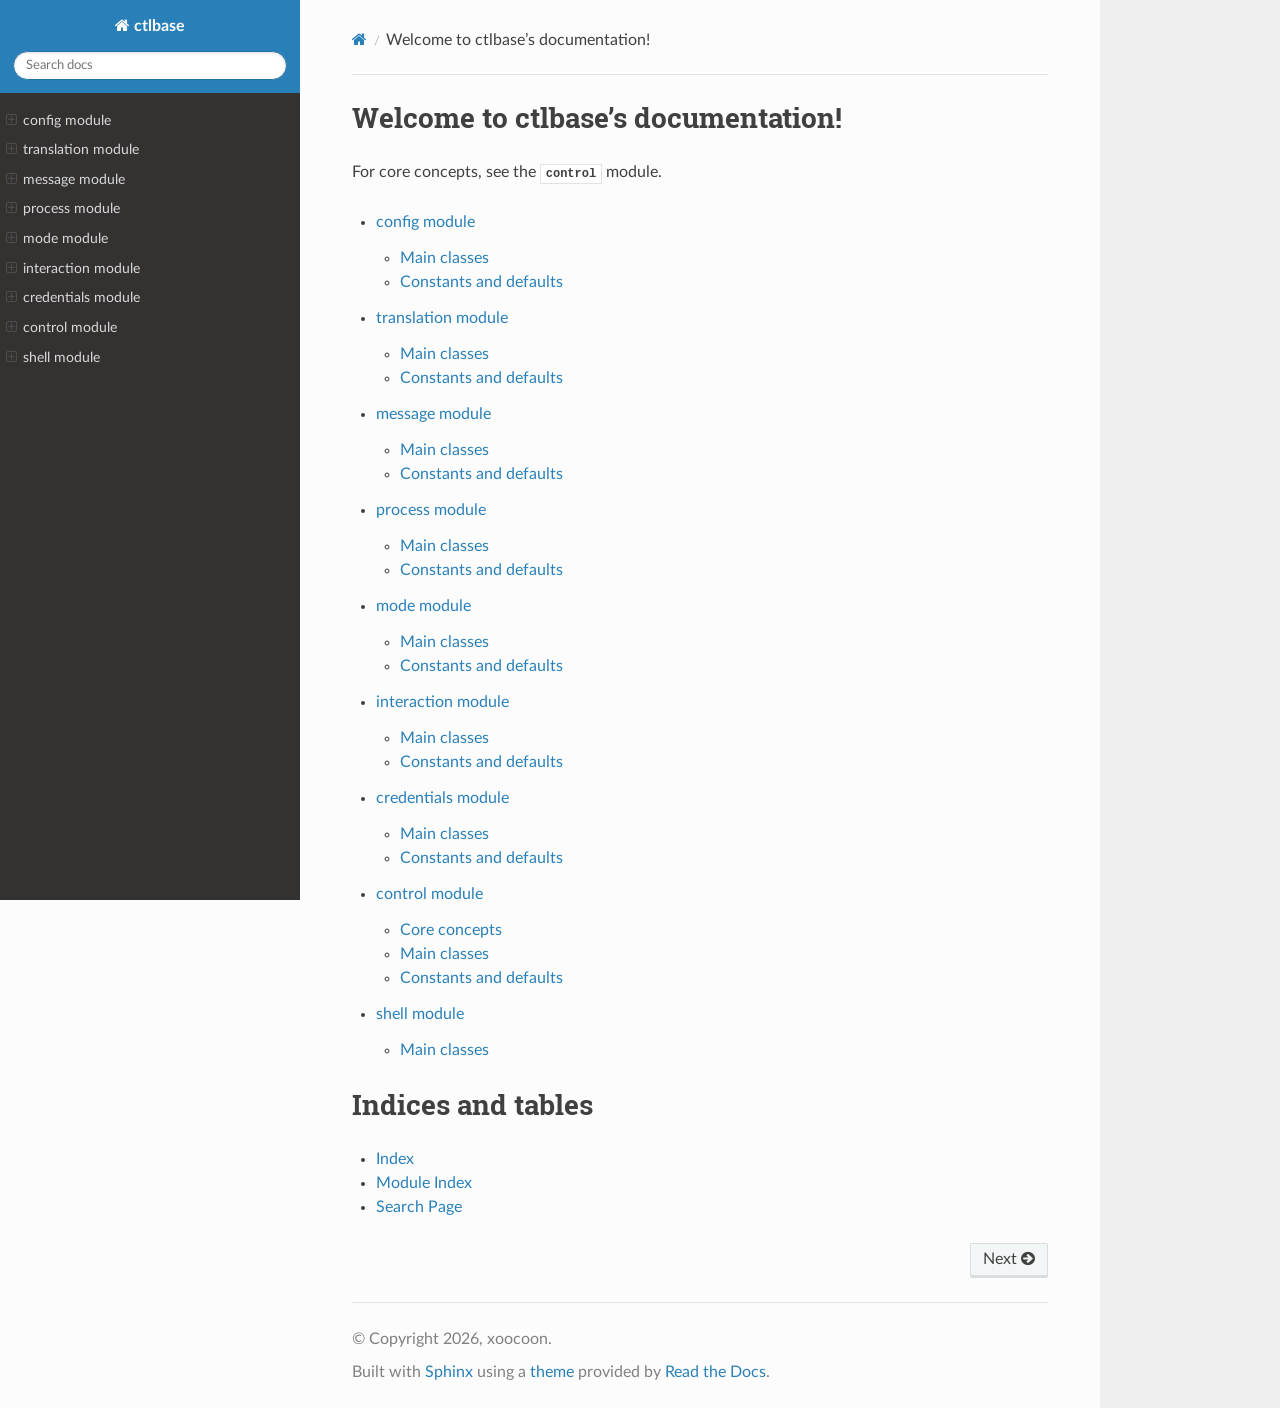
<file: docs/html/index.html>
<!DOCTYPE html>
<html class="writer-html5" lang="en" data-content_root="./">
<head>
  <meta charset="utf-8" /><meta name="viewport" content="width=device-width, initial-scale=1" />

  <meta name="viewport" content="width=device-width, initial-scale=1.0" />
  <title>Welcome to ctlbase’s documentation! &mdash; ctlbase 1.0a3 documentation</title>
      <link rel="stylesheet" type="text/css" href="_static/pygments.css?v=b86133f3" />
      <link rel="stylesheet" type="text/css" href="_static/css/theme.css?v=9edc463e" />
      <link rel="stylesheet" type="text/css" href="_static/sphinx_paramlinks.css" />

  
      <script src="_static/jquery.js?v=5d32c60e"></script>
      <script src="_static/_sphinx_javascript_frameworks_compat.js?v=2cd50e6c"></script>
      <script src="_static/documentation_options.js?v=a35e1e6e"></script>
      <script src="_static/doctools.js?v=9a2dae69"></script>
      <script src="_static/sphinx_highlight.js?v=dc90522c"></script>
    <script src="_static/js/theme.js"></script>
    <link rel="index" title="Index" href="genindex.html" />
    <link rel="search" title="Search" href="search.html" />
    <link rel="next" title="config module" href="config.html" /> 
</head>

<body class="wy-body-for-nav"> 
  <div class="wy-grid-for-nav">
    <nav data-toggle="wy-nav-shift" class="wy-nav-side">
      <div class="wy-side-scroll">
        <div class="wy-side-nav-search" >

          
          
          <a href="#" class="icon icon-home">
            ctlbase
          </a>
<div role="search">
  <form id="rtd-search-form" class="wy-form" action="search.html" method="get">
    <input type="text" name="q" placeholder="Search docs" aria-label="Search docs" />
    <input type="hidden" name="check_keywords" value="yes" />
    <input type="hidden" name="area" value="default" />
  </form>
</div>
        </div><div class="wy-menu wy-menu-vertical" data-spy="affix" role="navigation" aria-label="Navigation menu">
              <ul>
<li class="toctree-l1"><a class="reference internal" href="config.html">config module</a><ul>
<li class="toctree-l2"><a class="reference internal" href="config.html#main-classes">Main classes</a><ul>
<li class="toctree-l3"><a class="reference internal" href="config.html#ctlbase.config.CallerInspector"><code class="docutils literal notranslate"><span class="pre">CallerInspector</span></code></a><ul>
<li class="toctree-l4"><a class="reference internal" href="config.html#ctlbase.config.CallerInspector.__init__"><code class="docutils literal notranslate"><span class="pre">CallerInspector.__init__()</span></code></a></li>
<li class="toctree-l4"><a class="reference internal" href="config.html#ctlbase.config.CallerInspector.getName"><code class="docutils literal notranslate"><span class="pre">CallerInspector.getName()</span></code></a></li>
<li class="toctree-l4"><a class="reference internal" href="config.html#ctlbase.config.CallerInspector.getPath"><code class="docutils literal notranslate"><span class="pre">CallerInspector.getPath()</span></code></a></li>
</ul>
</li>
<li class="toctree-l3"><a class="reference internal" href="config.html#ctlbase.config.FileHelper"><code class="docutils literal notranslate"><span class="pre">FileHelper</span></code></a><ul>
<li class="toctree-l4"><a class="reference internal" href="config.html#ctlbase.config.FileHelper.Type"><code class="docutils literal notranslate"><span class="pre">FileHelper.Type</span></code></a></li>
<li class="toctree-l4"><a class="reference internal" href="config.html#ctlbase.config.FileHelper.find"><code class="docutils literal notranslate"><span class="pre">FileHelper.find()</span></code></a></li>
<li class="toctree-l4"><a class="reference internal" href="config.html#ctlbase.config.FileHelper.findBinary"><code class="docutils literal notranslate"><span class="pre">FileHelper.findBinary()</span></code></a></li>
<li class="toctree-l4"><a class="reference internal" href="config.html#ctlbase.config.FileHelper.findConfig"><code class="docutils literal notranslate"><span class="pre">FileHelper.findConfig()</span></code></a></li>
<li class="toctree-l4"><a class="reference internal" href="config.html#ctlbase.config.FileHelper.findTranslation"><code class="docutils literal notranslate"><span class="pre">FileHelper.findTranslation()</span></code></a></li>
<li class="toctree-l4"><a class="reference internal" href="config.html#ctlbase.config.FileHelper.BIN_LOCATIONS"><code class="docutils literal notranslate"><span class="pre">FileHelper.BIN_LOCATIONS</span></code></a></li>
<li class="toctree-l4"><a class="reference internal" href="config.html#ctlbase.config.FileHelper.CONFIG_LOCATIONS"><code class="docutils literal notranslate"><span class="pre">FileHelper.CONFIG_LOCATIONS</span></code></a></li>
<li class="toctree-l4"><a class="reference internal" href="config.html#ctlbase.config.FileHelper.TRANSLATION_LOCATIONS"><code class="docutils literal notranslate"><span class="pre">FileHelper.TRANSLATION_LOCATIONS</span></code></a></li>
</ul>
</li>
<li class="toctree-l3"><a class="reference internal" href="config.html#ctlbase.config.BashHelper"><code class="docutils literal notranslate"><span class="pre">BashHelper</span></code></a><ul>
<li class="toctree-l4"><a class="reference internal" href="config.html#ctlbase.config.BashHelper.Array"><code class="docutils literal notranslate"><span class="pre">BashHelper.Array</span></code></a></li>
<li class="toctree-l4"><a class="reference internal" href="config.html#ctlbase.config.BashHelper.Scalar"><code class="docutils literal notranslate"><span class="pre">BashHelper.Scalar</span></code></a></li>
<li class="toctree-l4"><a class="reference internal" href="config.html#ctlbase.config.BashHelper.parseConfig"><code class="docutils literal notranslate"><span class="pre">BashHelper.parseConfig()</span></code></a></li>
</ul>
</li>
</ul>
</li>
<li class="toctree-l2"><a class="reference internal" href="config.html#constants-and-defaults">Constants and defaults</a><ul>
<li class="toctree-l3"><a class="reference internal" href="config.html#ctlbase.config.Caller"><code class="docutils literal notranslate"><span class="pre">Caller</span></code></a></li>
<li class="toctree-l3"><a class="reference internal" href="config.html#ctlbase.config.TRUE_VALUE_PATTERN"><code class="docutils literal notranslate"><span class="pre">TRUE_VALUE_PATTERN</span></code></a></li>
<li class="toctree-l3"><a class="reference internal" href="config.html#ctlbase.config.FALSE_VALUE_PATTERN"><code class="docutils literal notranslate"><span class="pre">FALSE_VALUE_PATTERN</span></code></a></li>
</ul>
</li>
</ul>
</li>
<li class="toctree-l1"><a class="reference internal" href="translation.html">translation module</a><ul>
<li class="toctree-l2"><a class="reference internal" href="translation.html#main-classes">Main classes</a><ul>
<li class="toctree-l3"><a class="reference internal" href="translation.html#ctlbase.translation.TranslationManager"><code class="docutils literal notranslate"><span class="pre">TranslationManager</span></code></a><ul>
<li class="toctree-l4"><a class="reference internal" href="translation.html#ctlbase.translation.TranslationManager.__init__"><code class="docutils literal notranslate"><span class="pre">TranslationManager.__init__()</span></code></a></li>
<li class="toctree-l4"><a class="reference internal" href="translation.html#ctlbase.translation.TranslationManager.changeLanguage"><code class="docutils literal notranslate"><span class="pre">TranslationManager.changeLanguage()</span></code></a></li>
<li class="toctree-l4"><a class="reference internal" href="translation.html#ctlbase.translation.TranslationManager.loadLanguages"><code class="docutils literal notranslate"><span class="pre">TranslationManager.loadLanguages()</span></code></a></li>
<li class="toctree-l4"><a class="reference internal" href="translation.html#ctlbase.translation.TranslationManager.translate"><code class="docutils literal notranslate"><span class="pre">TranslationManager.translate()</span></code></a></li>
<li class="toctree-l4"><a class="reference internal" href="translation.html#ctlbase.translation.TranslationManager.language"><code class="docutils literal notranslate"><span class="pre">TranslationManager.language</span></code></a></li>
</ul>
</li>
</ul>
</li>
<li class="toctree-l2"><a class="reference internal" href="translation.html#constants-and-defaults">Constants and defaults</a><ul>
<li class="toctree-l3"><a class="reference internal" href="translation.html#ctlbase.translation.Translation"><code class="docutils literal notranslate"><span class="pre">Translation</span></code></a></li>
</ul>
</li>
</ul>
</li>
<li class="toctree-l1"><a class="reference internal" href="message.html">message module</a><ul>
<li class="toctree-l2"><a class="reference internal" href="message.html#main-classes">Main classes</a><ul>
<li class="toctree-l3"><a class="reference internal" href="message.html#ctlbase.message.Message"><code class="docutils literal notranslate"><span class="pre">Message</span></code></a><ul>
<li class="toctree-l4"><a class="reference internal" href="message.html#ctlbase.message.Message.__eq__"><code class="docutils literal notranslate"><span class="pre">Message.__eq__()</span></code></a></li>
<li class="toctree-l4"><a class="reference internal" href="message.html#ctlbase.message.Message.__init__"><code class="docutils literal notranslate"><span class="pre">Message.__init__()</span></code></a></li>
<li class="toctree-l4"><a class="reference internal" href="message.html#ctlbase.message.Message.fromDict"><code class="docutils literal notranslate"><span class="pre">Message.fromDict()</span></code></a></li>
<li class="toctree-l4"><a class="reference internal" href="message.html#ctlbase.message.Message.fromJson"><code class="docutils literal notranslate"><span class="pre">Message.fromJson()</span></code></a></li>
<li class="toctree-l4"><a class="reference internal" href="message.html#ctlbase.message.Message.getTextLngs"><code class="docutils literal notranslate"><span class="pre">Message.getTextLngs()</span></code></a></li>
<li class="toctree-l4"><a class="reference internal" href="message.html#ctlbase.message.Message.toColoredText"><code class="docutils literal notranslate"><span class="pre">Message.toColoredText()</span></code></a></li>
<li class="toctree-l4"><a class="reference internal" href="message.html#ctlbase.message.Message.toJson"><code class="docutils literal notranslate"><span class="pre">Message.toJson()</span></code></a></li>
<li class="toctree-l4"><a class="reference internal" href="message.html#ctlbase.message.Message.toText"><code class="docutils literal notranslate"><span class="pre">Message.toText()</span></code></a></li>
<li class="toctree-l4"><a class="reference internal" href="message.html#ctlbase.message.Message.arguments"><code class="docutils literal notranslate"><span class="pre">Message.arguments</span></code></a></li>
<li class="toctree-l4"><a class="reference internal" href="message.html#ctlbase.message.Message.correlationId"><code class="docutils literal notranslate"><span class="pre">Message.correlationId</span></code></a></li>
<li class="toctree-l4"><a class="reference internal" href="message.html#ctlbase.message.Message.key"><code class="docutils literal notranslate"><span class="pre">Message.key</span></code></a></li>
<li class="toctree-l4"><a class="reference internal" href="message.html#ctlbase.message.Message.ns"><code class="docutils literal notranslate"><span class="pre">Message.ns</span></code></a></li>
<li class="toctree-l4"><a class="reference internal" href="message.html#ctlbase.message.Message.severity"><code class="docutils literal notranslate"><span class="pre">Message.severity</span></code></a></li>
<li class="toctree-l4"><a class="reference internal" href="message.html#ctlbase.message.Message.textEn"><code class="docutils literal notranslate"><span class="pre">Message.textEn</span></code></a></li>
<li class="toctree-l4"><a class="reference internal" href="message.html#ctlbase.message.Message.timestamp_iso"><code class="docutils literal notranslate"><span class="pre">Message.timestamp_iso</span></code></a></li>
</ul>
</li>
<li class="toctree-l3"><a class="reference internal" href="message.html#ctlbase.message.ErrorMessage"><code class="docutils literal notranslate"><span class="pre">ErrorMessage</span></code></a><ul>
<li class="toctree-l4"><a class="reference internal" href="message.html#ctlbase.message.ErrorMessage.__init__"><code class="docutils literal notranslate"><span class="pre">ErrorMessage.__init__()</span></code></a></li>
<li class="toctree-l4"><a class="reference internal" href="message.html#ctlbase.message.ErrorMessage.exitCode"><code class="docutils literal notranslate"><span class="pre">ErrorMessage.exitCode</span></code></a></li>
</ul>
</li>
<li class="toctree-l3"><a class="reference internal" href="message.html#ctlbase.message.MessageBuffer"><code class="docutils literal notranslate"><span class="pre">MessageBuffer</span></code></a><ul>
<li class="toctree-l4"><a class="reference internal" href="message.html#ctlbase.message.MessageBuffer.__init__"><code class="docutils literal notranslate"><span class="pre">MessageBuffer.__init__()</span></code></a></li>
<li class="toctree-l4"><a class="reference internal" href="message.html#ctlbase.message.MessageBuffer.addTranslations"><code class="docutils literal notranslate"><span class="pre">MessageBuffer.addTranslations()</span></code></a></li>
<li class="toctree-l4"><a class="reference internal" href="message.html#ctlbase.message.MessageBuffer.append"><code class="docutils literal notranslate"><span class="pre">MessageBuffer.append()</span></code></a></li>
<li class="toctree-l4"><a class="reference internal" href="message.html#ctlbase.message.MessageBuffer.appendBuffer"><code class="docutils literal notranslate"><span class="pre">MessageBuffer.appendBuffer()</span></code></a></li>
<li class="toctree-l4"><a class="reference internal" href="message.html#ctlbase.message.MessageBuffer.appendJson"><code class="docutils literal notranslate"><span class="pre">MessageBuffer.appendJson()</span></code></a></li>
<li class="toctree-l4"><a class="reference internal" href="message.html#ctlbase.message.MessageBuffer.clear"><code class="docutils literal notranslate"><span class="pre">MessageBuffer.clear()</span></code></a></li>
<li class="toctree-l4"><a class="reference internal" href="message.html#ctlbase.message.MessageBuffer.getExitCode"><code class="docutils literal notranslate"><span class="pre">MessageBuffer.getExitCode()</span></code></a></li>
<li class="toctree-l4"><a class="reference internal" href="message.html#ctlbase.message.MessageBuffer.getJson"><code class="docutils literal notranslate"><span class="pre">MessageBuffer.getJson()</span></code></a></li>
<li class="toctree-l4"><a class="reference internal" href="message.html#ctlbase.message.MessageBuffer.getList"><code class="docutils literal notranslate"><span class="pre">MessageBuffer.getList()</span></code></a></li>
<li class="toctree-l4"><a class="reference internal" href="message.html#ctlbase.message.MessageBuffer.getText"><code class="docutils literal notranslate"><span class="pre">MessageBuffer.getText()</span></code></a></li>
<li class="toctree-l4"><a class="reference internal" href="message.html#ctlbase.message.MessageBuffer.hasKey"><code class="docutils literal notranslate"><span class="pre">MessageBuffer.hasKey()</span></code></a></li>
<li class="toctree-l4"><a class="reference internal" href="message.html#ctlbase.message.MessageBuffer.hasSeverity"><code class="docutils literal notranslate"><span class="pre">MessageBuffer.hasSeverity()</span></code></a></li>
<li class="toctree-l4"><a class="reference internal" href="message.html#ctlbase.message.MessageBuffer.printText"><code class="docutils literal notranslate"><span class="pre">MessageBuffer.printText()</span></code></a></li>
<li class="toctree-l4"><a class="reference internal" href="message.html#ctlbase.message.MessageBuffer.isColoringDefault"><code class="docutils literal notranslate"><span class="pre">MessageBuffer.isColoringDefault</span></code></a></li>
<li class="toctree-l4"><a class="reference internal" href="message.html#ctlbase.message.MessageBuffer.lngDefault"><code class="docutils literal notranslate"><span class="pre">MessageBuffer.lngDefault</span></code></a></li>
<li class="toctree-l4"><a class="reference internal" href="message.html#ctlbase.message.MessageBuffer.nsDefault"><code class="docutils literal notranslate"><span class="pre">MessageBuffer.nsDefault</span></code></a></li>
</ul>
</li>
<li class="toctree-l3"><a class="reference internal" href="message.html#ctlbase.message.LoggingMessageBuffer"><code class="docutils literal notranslate"><span class="pre">LoggingMessageBuffer</span></code></a><ul>
<li class="toctree-l4"><a class="reference internal" href="message.html#ctlbase.message.LoggingMessageBuffer.__init__"><code class="docutils literal notranslate"><span class="pre">LoggingMessageBuffer.__init__()</span></code></a></li>
<li class="toctree-l4"><a class="reference internal" href="message.html#ctlbase.message.LoggingMessageBuffer.append"><code class="docutils literal notranslate"><span class="pre">LoggingMessageBuffer.append()</span></code></a></li>
<li class="toctree-l4"><a class="reference internal" href="message.html#ctlbase.message.LoggingMessageBuffer.close"><code class="docutils literal notranslate"><span class="pre">LoggingMessageBuffer.close()</span></code></a></li>
<li class="toctree-l4"><a class="reference internal" href="message.html#ctlbase.message.LoggingMessageBuffer.openLog"><code class="docutils literal notranslate"><span class="pre">LoggingMessageBuffer.openLog()</span></code></a></li>
<li class="toctree-l4"><a class="reference internal" href="message.html#ctlbase.message.LoggingMessageBuffer.firstColumnFormatStr"><code class="docutils literal notranslate"><span class="pre">LoggingMessageBuffer.firstColumnFormatStr</span></code></a></li>
<li class="toctree-l4"><a class="reference internal" href="message.html#ctlbase.message.LoggingMessageBuffer.isLogImmediately"><code class="docutils literal notranslate"><span class="pre">LoggingMessageBuffer.isLogImmediately</span></code></a></li>
<li class="toctree-l4"><a class="reference internal" href="message.html#ctlbase.message.LoggingMessageBuffer.isLogToConsole"><code class="docutils literal notranslate"><span class="pre">LoggingMessageBuffer.isLogToConsole</span></code></a></li>
<li class="toctree-l4"><a class="reference internal" href="message.html#ctlbase.message.LoggingMessageBuffer.logPath"><code class="docutils literal notranslate"><span class="pre">LoggingMessageBuffer.logPath</span></code></a></li>
</ul>
</li>
<li class="toctree-l3"><a class="reference internal" href="message.html#ctlbase.message.MessageIterator"><code class="docutils literal notranslate"><span class="pre">MessageIterator</span></code></a><ul>
<li class="toctree-l4"><a class="reference internal" href="message.html#ctlbase.message.MessageIterator.Format"><code class="docutils literal notranslate"><span class="pre">MessageIterator.Format</span></code></a></li>
<li class="toctree-l4"><a class="reference internal" href="message.html#ctlbase.message.MessageIterator.__init__"><code class="docutils literal notranslate"><span class="pre">MessageIterator.__init__()</span></code></a></li>
</ul>
</li>
</ul>
</li>
<li class="toctree-l2"><a class="reference internal" href="message.html#constants-and-defaults">Constants and defaults</a><ul>
<li class="toctree-l3"><a class="reference internal" href="message.html#ctlbase.message.Severity"><code class="docutils literal notranslate"><span class="pre">Severity</span></code></a><ul>
<li class="toctree-l4"><a class="reference internal" href="message.html#ctlbase.message.Severity.DEBUG"><code class="docutils literal notranslate"><span class="pre">Severity.DEBUG</span></code></a></li>
<li class="toctree-l4"><a class="reference internal" href="message.html#ctlbase.message.Severity.ERROR"><code class="docutils literal notranslate"><span class="pre">Severity.ERROR</span></code></a></li>
<li class="toctree-l4"><a class="reference internal" href="message.html#ctlbase.message.Severity.NORMAL"><code class="docutils literal notranslate"><span class="pre">Severity.NORMAL</span></code></a></li>
<li class="toctree-l4"><a class="reference internal" href="message.html#ctlbase.message.Severity.SUCCESS"><code class="docutils literal notranslate"><span class="pre">Severity.SUCCESS</span></code></a></li>
<li class="toctree-l4"><a class="reference internal" href="message.html#ctlbase.message.Severity.VERBOSE"><code class="docutils literal notranslate"><span class="pre">Severity.VERBOSE</span></code></a></li>
<li class="toctree-l4"><a class="reference internal" href="message.html#ctlbase.message.Severity.WARNING"><code class="docutils literal notranslate"><span class="pre">Severity.WARNING</span></code></a></li>
</ul>
</li>
<li class="toctree-l3"><a class="reference internal" href="message.html#ctlbase.message.SEVERITY_FILTER_DEFAULT"><code class="docutils literal notranslate"><span class="pre">SEVERITY_FILTER_DEFAULT</span></code></a></li>
<li class="toctree-l3"><a class="reference internal" href="message.html#ctlbase.message.COLOR_PRINT_ENVKEY"><code class="docutils literal notranslate"><span class="pre">COLOR_PRINT_ENVKEY</span></code></a></li>
</ul>
</li>
</ul>
</li>
<li class="toctree-l1"><a class="reference internal" href="process.html">process module</a><ul>
<li class="toctree-l2"><a class="reference internal" href="process.html#main-classes">Main classes</a><ul>
<li class="toctree-l3"><a class="reference internal" href="process.html#ctlbase.process.LoopBase"><code class="docutils literal notranslate"><span class="pre">LoopBase</span></code></a></li>
<li class="toctree-l3"><a class="reference internal" href="process.html#ctlbase.process.SyncMixin"><code class="docutils literal notranslate"><span class="pre">SyncMixin</span></code></a><ul>
<li class="toctree-l4"><a class="reference internal" href="process.html#ctlbase.process.SyncMixin.syncify"><code class="docutils literal notranslate"><span class="pre">SyncMixin.syncify()</span></code></a></li>
</ul>
</li>
<li class="toctree-l3"><a class="reference internal" href="process.html#ctlbase.process.TaskMonitor"><code class="docutils literal notranslate"><span class="pre">TaskMonitor</span></code></a><ul>
<li class="toctree-l4"><a class="reference internal" href="process.html#ctlbase.process.TaskMonitor.__init__"><code class="docutils literal notranslate"><span class="pre">TaskMonitor.__init__()</span></code></a></li>
<li class="toctree-l4"><a class="reference internal" href="process.html#ctlbase.process.TaskMonitor.add"><code class="docutils literal notranslate"><span class="pre">TaskMonitor.add()</span></code></a></li>
<li class="toctree-l4"><a class="reference internal" href="process.html#ctlbase.process.TaskMonitor.cancelTasks"><code class="docutils literal notranslate"><span class="pre">TaskMonitor.cancelTasks()</span></code></a></li>
<li class="toctree-l4"><a class="reference internal" href="process.html#ctlbase.process.TaskMonitor.cancelTasksInLoop"><code class="docutils literal notranslate"><span class="pre">TaskMonitor.cancelTasksInLoop()</span></code></a></li>
<li class="toctree-l4"><a class="reference internal" href="process.html#ctlbase.process.TaskMonitor.remove"><code class="docutils literal notranslate"><span class="pre">TaskMonitor.remove()</span></code></a></li>
<li class="toctree-l4"><a class="reference internal" href="process.html#ctlbase.process.TaskMonitor.start"><code class="docutils literal notranslate"><span class="pre">TaskMonitor.start()</span></code></a></li>
<li class="toctree-l4"><a class="reference internal" href="process.html#ctlbase.process.TaskMonitor.stop"><code class="docutils literal notranslate"><span class="pre">TaskMonitor.stop()</span></code></a></li>
<li class="toctree-l4"><a class="reference internal" href="process.html#ctlbase.process.TaskMonitor.loop"><code class="docutils literal notranslate"><span class="pre">TaskMonitor.loop</span></code></a></li>
<li class="toctree-l4"><a class="reference internal" href="process.html#ctlbase.process.TaskMonitor.taskCheckingInterval_ms"><code class="docutils literal notranslate"><span class="pre">TaskMonitor.taskCheckingInterval_ms</span></code></a></li>
</ul>
</li>
<li class="toctree-l3"><a class="reference internal" href="process.html#ctlbase.process.CommandExecutor"><code class="docutils literal notranslate"><span class="pre">CommandExecutor</span></code></a><ul>
<li class="toctree-l4"><a class="reference internal" href="process.html#ctlbase.process.CommandExecutor.SynchronousError"><code class="docutils literal notranslate"><span class="pre">CommandExecutor.SynchronousError</span></code></a></li>
<li class="toctree-l4"><a class="reference internal" href="process.html#ctlbase.process.CommandExecutor.__init__"><code class="docutils literal notranslate"><span class="pre">CommandExecutor.__init__()</span></code></a></li>
<li class="toctree-l4"><a class="reference internal" href="process.html#ctlbase.process.CommandExecutor._createProcess"><code class="docutils literal notranslate"><span class="pre">CommandExecutor._createProcess()</span></code></a></li>
<li class="toctree-l4"><a class="reference internal" href="process.html#ctlbase.process.CommandExecutor.executeAsynchronously"><code class="docutils literal notranslate"><span class="pre">CommandExecutor.executeAsynchronously()</span></code></a></li>
<li class="toctree-l4"><a class="reference internal" href="process.html#ctlbase.process.CommandExecutor.executeCommands"><code class="docutils literal notranslate"><span class="pre">CommandExecutor.executeCommands()</span></code></a></li>
<li class="toctree-l4"><a class="reference internal" href="process.html#ctlbase.process.CommandExecutor.executeSynchronously"><code class="docutils literal notranslate"><span class="pre">CommandExecutor.executeSynchronously()</span></code></a></li>
<li class="toctree-l4"><a class="reference internal" href="process.html#ctlbase.process.CommandExecutor.getOutput"><code class="docutils literal notranslate"><span class="pre">CommandExecutor.getOutput()</span></code></a></li>
<li class="toctree-l4"><a class="reference internal" href="process.html#ctlbase.process.CommandExecutor.ON_ERROR_ONLY"><code class="docutils literal notranslate"><span class="pre">CommandExecutor.ON_ERROR_ONLY</span></code></a></li>
<li class="toctree-l4"><a class="reference internal" href="process.html#ctlbase.process.CommandExecutor.ON_SUCCESS_ONLY"><code class="docutils literal notranslate"><span class="pre">CommandExecutor.ON_SUCCESS_ONLY</span></code></a></li>
<li class="toctree-l4"><a class="reference internal" href="process.html#ctlbase.process.CommandExecutor.isSynchronousDefault"><code class="docutils literal notranslate"><span class="pre">CommandExecutor.isSynchronousDefault</span></code></a></li>
</ul>
</li>
</ul>
</li>
<li class="toctree-l2"><a class="reference internal" href="process.html#constants-and-defaults">Constants and defaults</a><ul>
<li class="toctree-l3"><a class="reference internal" href="process.html#ctlbase.process.TASK_CHECKING_INTERVAL_MS_DEFAULT"><code class="docutils literal notranslate"><span class="pre">TASK_CHECKING_INTERVAL_MS_DEFAULT</span></code></a></li>
</ul>
</li>
</ul>
</li>
<li class="toctree-l1"><a class="reference internal" href="mode.html">mode module</a><ul>
<li class="toctree-l2"><a class="reference internal" href="mode.html#main-classes">Main classes</a><ul>
<li class="toctree-l3"><a class="reference internal" href="mode.html#ctlbase.mode.ModeDirHelper"><code class="docutils literal notranslate"><span class="pre">ModeDirHelper</span></code></a><ul>
<li class="toctree-l4"><a class="reference internal" href="mode.html#ctlbase.mode.ModeDirHelper.find"><code class="docutils literal notranslate"><span class="pre">ModeDirHelper.find()</span></code></a></li>
</ul>
</li>
<li class="toctree-l3"><a class="reference internal" href="mode.html#ctlbase.mode.FileModeHandler"><code class="docutils literal notranslate"><span class="pre">FileModeHandler</span></code></a><ul>
<li class="toctree-l4"><a class="reference internal" href="mode.html#ctlbase.mode.FileModeHandler.__init__"><code class="docutils literal notranslate"><span class="pre">FileModeHandler.__init__()</span></code></a></li>
<li class="toctree-l4"><a class="reference internal" href="mode.html#ctlbase.mode.FileModeHandler.activatePending"><code class="docutils literal notranslate"><span class="pre">FileModeHandler.activatePending()</span></code></a></li>
<li class="toctree-l4"><a class="reference internal" href="mode.html#ctlbase.mode.FileModeHandler.getActive"><code class="docutils literal notranslate"><span class="pre">FileModeHandler.getActive()</span></code></a></li>
<li class="toctree-l4"><a class="reference internal" href="mode.html#ctlbase.mode.FileModeHandler.getPending"><code class="docutils literal notranslate"><span class="pre">FileModeHandler.getPending()</span></code></a></li>
<li class="toctree-l4"><a class="reference internal" href="mode.html#ctlbase.mode.FileModeHandler.setActive"><code class="docutils literal notranslate"><span class="pre">FileModeHandler.setActive()</span></code></a></li>
<li class="toctree-l4"><a class="reference internal" href="mode.html#ctlbase.mode.FileModeHandler.setPending"><code class="docutils literal notranslate"><span class="pre">FileModeHandler.setPending()</span></code></a></li>
<li class="toctree-l4"><a class="reference internal" href="mode.html#ctlbase.mode.FileModeHandler.unsetActive"><code class="docutils literal notranslate"><span class="pre">FileModeHandler.unsetActive()</span></code></a></li>
<li class="toctree-l4"><a class="reference internal" href="mode.html#ctlbase.mode.FileModeHandler.unsetPending"><code class="docutils literal notranslate"><span class="pre">FileModeHandler.unsetPending()</span></code></a></li>
</ul>
</li>
</ul>
</li>
<li class="toctree-l2"><a class="reference internal" href="mode.html#constants-and-defaults">Constants and defaults</a><ul>
<li class="toctree-l3"><a class="reference internal" href="mode.html#ctlbase.mode.TIMEOUT_DEFAULT_S"><code class="docutils literal notranslate"><span class="pre">TIMEOUT_DEFAULT_S</span></code></a></li>
<li class="toctree-l3"><a class="reference internal" href="mode.html#ctlbase.mode.BASE_DIR_PATH_DEFAULT"><code class="docutils literal notranslate"><span class="pre">BASE_DIR_PATH_DEFAULT</span></code></a></li>
</ul>
</li>
</ul>
</li>
<li class="toctree-l1"><a class="reference internal" href="interaction.html">interaction module</a><ul>
<li class="toctree-l2"><a class="reference internal" href="interaction.html#main-classes">Main classes</a><ul>
<li class="toctree-l3"><a class="reference internal" href="interaction.html#ctlbase.interaction.InteractionManager"><code class="docutils literal notranslate"><span class="pre">InteractionManager</span></code></a><ul>
<li class="toctree-l4"><a class="reference internal" href="interaction.html#ctlbase.interaction.InteractionManager.__init__"><code class="docutils literal notranslate"><span class="pre">InteractionManager.__init__()</span></code></a></li>
<li class="toctree-l4"><a class="reference internal" href="interaction.html#ctlbase.interaction.InteractionManager.promptForCredential"><code class="docutils literal notranslate"><span class="pre">InteractionManager.promptForCredential()</span></code></a></li>
<li class="toctree-l4"><a class="reference internal" href="interaction.html#ctlbase.interaction.InteractionManager.isColoringDefault"><code class="docutils literal notranslate"><span class="pre">InteractionManager.isColoringDefault</span></code></a></li>
</ul>
</li>
</ul>
</li>
<li class="toctree-l2"><a class="reference internal" href="interaction.html#constants-and-defaults">Constants and defaults</a><ul>
<li class="toctree-l3"><a class="reference internal" href="interaction.html#ctlbase.interaction.COLOR_PRINT_ENVKEY"><code class="docutils literal notranslate"><span class="pre">COLOR_PRINT_ENVKEY</span></code></a></li>
<li class="toctree-l3"><a class="reference internal" href="interaction.html#ctlbase.interaction.Interaction"><code class="docutils literal notranslate"><span class="pre">Interaction</span></code></a></li>
</ul>
</li>
</ul>
</li>
<li class="toctree-l1"><a class="reference internal" href="credentials.html">credentials module</a><ul>
<li class="toctree-l2"><a class="reference internal" href="credentials.html#main-classes">Main classes</a><ul>
<li class="toctree-l3"><a class="reference internal" href="credentials.html#ctlbase.credentials.CredentialReader"><code class="docutils literal notranslate"><span class="pre">CredentialReader</span></code></a><ul>
<li class="toctree-l4"><a class="reference internal" href="credentials.html#ctlbase.credentials.CredentialReader.__init__"><code class="docutils literal notranslate"><span class="pre">CredentialReader.__init__()</span></code></a></li>
</ul>
</li>
<li class="toctree-l3"><a class="reference internal" href="credentials.html#ctlbase.credentials.KeyringReader"><code class="docutils literal notranslate"><span class="pre">KeyringReader</span></code></a><ul>
<li class="toctree-l4"><a class="reference internal" href="credentials.html#ctlbase.credentials.KeyringReader.__init__"><code class="docutils literal notranslate"><span class="pre">KeyringReader.__init__()</span></code></a></li>
</ul>
</li>
<li class="toctree-l3"><a class="reference internal" href="credentials.html#ctlbase.credentials.Tpm2Reader"><code class="docutils literal notranslate"><span class="pre">Tpm2Reader</span></code></a><ul>
<li class="toctree-l4"><a class="reference internal" href="credentials.html#ctlbase.credentials.Tpm2Reader.__init__"><code class="docutils literal notranslate"><span class="pre">Tpm2Reader.__init__()</span></code></a></li>
<li class="toctree-l4"><a class="reference internal" href="credentials.html#ctlbase.credentials.Tpm2Reader.PCR_AUTH_DEFAULT"><code class="docutils literal notranslate"><span class="pre">Tpm2Reader.PCR_AUTH_DEFAULT</span></code></a></li>
</ul>
</li>
<li class="toctree-l3"><a class="reference internal" href="credentials.html#ctlbase.credentials.FileReader"><code class="docutils literal notranslate"><span class="pre">FileReader</span></code></a><ul>
<li class="toctree-l4"><a class="reference internal" href="credentials.html#ctlbase.credentials.FileReader.__init__"><code class="docutils literal notranslate"><span class="pre">FileReader.__init__()</span></code></a></li>
</ul>
</li>
<li class="toctree-l3"><a class="reference internal" href="credentials.html#ctlbase.credentials.PromptReader"><code class="docutils literal notranslate"><span class="pre">PromptReader</span></code></a><ul>
<li class="toctree-l4"><a class="reference internal" href="credentials.html#ctlbase.credentials.PromptReader.__init__"><code class="docutils literal notranslate"><span class="pre">PromptReader.__init__()</span></code></a></li>
</ul>
</li>
<li class="toctree-l3"><a class="reference internal" href="credentials.html#ctlbase.credentials.BaseReader"><code class="docutils literal notranslate"><span class="pre">BaseReader</span></code></a><ul>
<li class="toctree-l4"><a class="reference internal" href="credentials.html#ctlbase.credentials.BaseReader.__init__"><code class="docutils literal notranslate"><span class="pre">BaseReader.__init__()</span></code></a></li>
<li class="toctree-l4"><a class="reference internal" href="credentials.html#ctlbase.credentials.BaseReader._readCredential"><code class="docutils literal notranslate"><span class="pre">BaseReader._readCredential()</span></code></a></li>
<li class="toctree-l4"><a class="reference internal" href="credentials.html#ctlbase.credentials.BaseReader.readCredential"><code class="docutils literal notranslate"><span class="pre">BaseReader.readCredential()</span></code></a></li>
<li class="toctree-l4"><a class="reference internal" href="credentials.html#ctlbase.credentials.BaseReader.credentialKeys"><code class="docutils literal notranslate"><span class="pre">BaseReader.credentialKeys</span></code></a></li>
</ul>
</li>
<li class="toctree-l3"><a class="reference internal" href="credentials.html#ctlbase.credentials.TemporaryCredentials"><code class="docutils literal notranslate"><span class="pre">TemporaryCredentials</span></code></a><ul>
<li class="toctree-l4"><a class="reference internal" href="credentials.html#ctlbase.credentials.TemporaryCredentials.Format"><code class="docutils literal notranslate"><span class="pre">TemporaryCredentials.Format</span></code></a></li>
<li class="toctree-l4"><a class="reference internal" href="credentials.html#ctlbase.credentials.TemporaryCredentials.__init__"><code class="docutils literal notranslate"><span class="pre">TemporaryCredentials.__init__()</span></code></a></li>
<li class="toctree-l4"><a class="reference internal" href="credentials.html#ctlbase.credentials.TemporaryCredentials.deleteCredential"><code class="docutils literal notranslate"><span class="pre">TemporaryCredentials.deleteCredential()</span></code></a></li>
<li class="toctree-l4"><a class="reference internal" href="credentials.html#ctlbase.credentials.TemporaryCredentials.delete"><code class="docutils literal notranslate"><span class="pre">TemporaryCredentials.delete</span></code></a></li>
<li class="toctree-l4"><a class="reference internal" href="credentials.html#ctlbase.credentials.TemporaryCredentials.format"><code class="docutils literal notranslate"><span class="pre">TemporaryCredentials.format</span></code></a></li>
<li class="toctree-l4"><a class="reference internal" href="credentials.html#ctlbase.credentials.TemporaryCredentials.mayPrompt"><code class="docutils literal notranslate"><span class="pre">TemporaryCredentials.mayPrompt</span></code></a></li>
<li class="toctree-l4"><a class="reference internal" href="credentials.html#ctlbase.credentials.TemporaryCredentials.mountpoint"><code class="docutils literal notranslate"><span class="pre">TemporaryCredentials.mountpoint</span></code></a></li>
<li class="toctree-l4"><a class="reference internal" href="credentials.html#ctlbase.credentials.TemporaryCredentials.namedTemp"><code class="docutils literal notranslate"><span class="pre">TemporaryCredentials.namedTemp</span></code></a></li>
<li class="toctree-l4"><a class="reference internal" href="credentials.html#ctlbase.credentials.TemporaryCredentials.path"><code class="docutils literal notranslate"><span class="pre">TemporaryCredentials.path</span></code></a></li>
<li class="toctree-l4"><a class="reference internal" href="credentials.html#ctlbase.credentials.TemporaryCredentials.purpose"><code class="docutils literal notranslate"><span class="pre">TemporaryCredentials.purpose</span></code></a></li>
</ul>
</li>
</ul>
</li>
<li class="toctree-l2"><a class="reference internal" href="credentials.html#constants-and-defaults">Constants and defaults</a><ul>
<li class="toctree-l3"><a class="reference internal" href="credentials.html#ctlbase.credentials.CredentialKey"><code class="docutils literal notranslate"><span class="pre">CredentialKey</span></code></a><ul>
<li class="toctree-l4"><a class="reference internal" href="credentials.html#ctlbase.credentials.CredentialKey.CRYPTOPHRASE"><code class="docutils literal notranslate"><span class="pre">CredentialKey.CRYPTOPHRASE</span></code></a></li>
<li class="toctree-l4"><a class="reference internal" href="credentials.html#ctlbase.credentials.CredentialKey.LOGIN"><code class="docutils literal notranslate"><span class="pre">CredentialKey.LOGIN</span></code></a></li>
<li class="toctree-l4"><a class="reference internal" href="credentials.html#ctlbase.credentials.CredentialKey.LOGINNAME"><code class="docutils literal notranslate"><span class="pre">CredentialKey.LOGINNAME</span></code></a></li>
<li class="toctree-l4"><a class="reference internal" href="credentials.html#ctlbase.credentials.CredentialKey.PASSWORD"><code class="docutils literal notranslate"><span class="pre">CredentialKey.PASSWORD</span></code></a></li>
<li class="toctree-l4"><a class="reference internal" href="credentials.html#ctlbase.credentials.CredentialKey.TOTP"><code class="docutils literal notranslate"><span class="pre">CredentialKey.TOTP</span></code></a></li>
<li class="toctree-l4"><a class="reference internal" href="credentials.html#ctlbase.credentials.CredentialKey.USERNAME"><code class="docutils literal notranslate"><span class="pre">CredentialKey.USERNAME</span></code></a></li>
</ul>
</li>
<li class="toctree-l3"><a class="reference internal" href="credentials.html#ctlbase.credentials.CREDENTIALS_DIRECTORY_DEFAULT"><code class="docutils literal notranslate"><span class="pre">CREDENTIALS_DIRECTORY_DEFAULT</span></code></a></li>
</ul>
</li>
</ul>
</li>
<li class="toctree-l1"><a class="reference internal" href="control.html">control module</a><ul>
<li class="toctree-l2"><a class="reference internal" href="control.html#core-concepts">Core concepts</a><ul>
<li class="toctree-l3"><a class="reference internal" href="control.html#control">control</a></li>
<li class="toctree-l3"><a class="reference internal" href="control.html#action">action</a></li>
<li class="toctree-l3"><a class="reference internal" href="control.html#mode">mode</a></li>
<li class="toctree-l3"><a class="reference internal" href="control.html#property">property</a></li>
<li class="toctree-l3"><a class="reference internal" href="control.html#feedback">feedback</a></li>
</ul>
</li>
<li class="toctree-l2"><a class="reference internal" href="control.html#main-classes">Main classes</a><ul>
<li class="toctree-l3"><a class="reference internal" href="control.html#ctlbase.control.Control"><code class="docutils literal notranslate"><span class="pre">Control</span></code></a><ul>
<li class="toctree-l4"><a class="reference internal" href="control.html#ctlbase.control.Control.__init__"><code class="docutils literal notranslate"><span class="pre">Control.__init__()</span></code></a></li>
<li class="toctree-l4"><a class="reference internal" href="control.html#ctlbase.control.Control._actionToGrammarEn"><code class="docutils literal notranslate"><span class="pre">Control._actionToGrammarEn()</span></code></a></li>
<li class="toctree-l4"><a class="reference internal" href="control.html#ctlbase.control.Control._appendMessageFromActionEn"><code class="docutils literal notranslate"><span class="pre">Control._appendMessageFromActionEn()</span></code></a></li>
<li class="toctree-l4"><a class="reference internal" href="control.html#ctlbase.control.Control._createExceptionFromActionEn"><code class="docutils literal notranslate"><span class="pre">Control._createExceptionFromActionEn()</span></code></a></li>
<li class="toctree-l4"><a class="reference internal" href="control.html#ctlbase.control.Control._getPropertiesListsEn"><code class="docutils literal notranslate"><span class="pre">Control._getPropertiesListsEn()</span></code></a></li>
<li class="toctree-l4"><a class="reference internal" href="control.html#ctlbase.control.Control._getProperty"><code class="docutils literal notranslate"><span class="pre">Control._getProperty()</span></code></a></li>
<li class="toctree-l4"><a class="reference internal" href="control.html#ctlbase.control.Control._invalidateCache"><code class="docutils literal notranslate"><span class="pre">Control._invalidateCache()</span></code></a></li>
<li class="toctree-l4"><a class="reference internal" href="control.html#ctlbase.control.Control._performAction"><code class="docutils literal notranslate"><span class="pre">Control._performAction()</span></code></a></li>
<li class="toctree-l4"><a class="reference internal" href="control.html#ctlbase.control.Control._preprocessArgument"><code class="docutils literal notranslate"><span class="pre">Control._preprocessArgument()</span></code></a></li>
<li class="toctree-l4"><a class="reference internal" href="control.html#ctlbase.control.Control.activatePendingMode"><code class="docutils literal notranslate"><span class="pre">Control.activatePendingMode()</span></code></a></li>
<li class="toctree-l4"><a class="reference internal" href="control.html#ctlbase.control.Control.close"><code class="docutils literal notranslate"><span class="pre">Control.close()</span></code></a></li>
<li class="toctree-l4"><a class="reference internal" href="control.html#ctlbase.control.Control.getActiveMode"><code class="docutils literal notranslate"><span class="pre">Control.getActiveMode()</span></code></a></li>
<li class="toctree-l4"><a class="reference internal" href="control.html#ctlbase.control.Control.getPendingMode"><code class="docutils literal notranslate"><span class="pre">Control.getPendingMode()</span></code></a></li>
<li class="toctree-l4"><a class="reference internal" href="control.html#ctlbase.control.Control.getPropertiesJson"><code class="docutils literal notranslate"><span class="pre">Control.getPropertiesJson()</span></code></a></li>
<li class="toctree-l4"><a class="reference internal" href="control.html#ctlbase.control.Control.getPropertiesTextEn"><code class="docutils literal notranslate"><span class="pre">Control.getPropertiesTextEn()</span></code></a></li>
<li class="toctree-l4"><a class="reference internal" href="control.html#ctlbase.control.Control.getProperty"><code class="docutils literal notranslate"><span class="pre">Control.getProperty()</span></code></a></li>
<li class="toctree-l4"><a class="reference internal" href="control.html#ctlbase.control.Control.performAction"><code class="docutils literal notranslate"><span class="pre">Control.performAction()</span></code></a></li>
<li class="toctree-l4"><a class="reference internal" href="control.html#ctlbase.control.Control.setActiveMode"><code class="docutils literal notranslate"><span class="pre">Control.setActiveMode()</span></code></a></li>
<li class="toctree-l4"><a class="reference internal" href="control.html#ctlbase.control.Control.setPendingMode"><code class="docutils literal notranslate"><span class="pre">Control.setPendingMode()</span></code></a></li>
<li class="toctree-l4"><a class="reference internal" href="control.html#ctlbase.control.Control.unsetActiveMode"><code class="docutils literal notranslate"><span class="pre">Control.unsetActiveMode()</span></code></a></li>
<li class="toctree-l4"><a class="reference internal" href="control.html#ctlbase.control.Control.unsetPendingMode"><code class="docutils literal notranslate"><span class="pre">Control.unsetPendingMode()</span></code></a></li>
</ul>
</li>
<li class="toctree-l3"><a class="reference internal" href="control.html#ctlbase.control.ControlEnum"><code class="docutils literal notranslate"><span class="pre">ControlEnum</span></code></a><ul>
<li class="toctree-l4"><a class="reference internal" href="control.html#ctlbase.control.ControlEnum.__eq__"><code class="docutils literal notranslate"><span class="pre">ControlEnum.__eq__()</span></code></a></li>
<li class="toctree-l4"><a class="reference internal" href="control.html#ctlbase.control.ControlEnum.fromAny"><code class="docutils literal notranslate"><span class="pre">ControlEnum.fromAny()</span></code></a></li>
</ul>
</li>
</ul>
</li>
<li class="toctree-l2"><a class="reference internal" href="control.html#constants-and-defaults">Constants and defaults</a><ul>
<li class="toctree-l3"><a class="reference internal" href="control.html#ctlbase.control.StandardAction"><code class="docutils literal notranslate"><span class="pre">StandardAction</span></code></a><ul>
<li class="toctree-l4"><a class="reference internal" href="control.html#ctlbase.control.StandardAction.MODE_ACTIVATE"><code class="docutils literal notranslate"><span class="pre">StandardAction.MODE_ACTIVATE</span></code></a></li>
<li class="toctree-l4"><a class="reference internal" href="control.html#ctlbase.control.StandardAction.MODE_SET"><code class="docutils literal notranslate"><span class="pre">StandardAction.MODE_SET</span></code></a></li>
<li class="toctree-l4"><a class="reference internal" href="control.html#ctlbase.control.StandardAction.MODE_UNSET"><code class="docutils literal notranslate"><span class="pre">StandardAction.MODE_UNSET</span></code></a></li>
</ul>
</li>
<li class="toctree-l3"><a class="reference internal" href="control.html#ctlbase.control.StandardMode"><code class="docutils literal notranslate"><span class="pre">StandardMode</span></code></a><ul>
<li class="toctree-l4"><a class="reference internal" href="control.html#ctlbase.control.StandardMode.__eq__"><code class="docutils literal notranslate"><span class="pre">StandardMode.__eq__()</span></code></a></li>
<li class="toctree-l4"><a class="reference internal" href="control.html#ctlbase.control.StandardMode.fromAny"><code class="docutils literal notranslate"><span class="pre">StandardMode.fromAny()</span></code></a></li>
<li class="toctree-l4"><a class="reference internal" href="control.html#ctlbase.control.StandardMode.NONE"><code class="docutils literal notranslate"><span class="pre">StandardMode.NONE</span></code></a></li>
</ul>
</li>
<li class="toctree-l3"><a class="reference internal" href="control.html#ctlbase.control.StandardProperty"><code class="docutils literal notranslate"><span class="pre">StandardProperty</span></code></a><ul>
<li class="toctree-l4"><a class="reference internal" href="control.html#ctlbase.control.StandardProperty.MODE_ACTIVE"><code class="docutils literal notranslate"><span class="pre">StandardProperty.MODE_ACTIVE</span></code></a></li>
<li class="toctree-l4"><a class="reference internal" href="control.html#ctlbase.control.StandardProperty.MODE_PENDING"><code class="docutils literal notranslate"><span class="pre">StandardProperty.MODE_PENDING</span></code></a></li>
</ul>
</li>
<li class="toctree-l3"><a class="reference internal" href="control.html#ctlbase.control.ALREADY_OK_SEVERITY"><code class="docutils literal notranslate"><span class="pre">ALREADY_OK_SEVERITY</span></code></a></li>
<li class="toctree-l3"><a class="reference internal" href="control.html#ctlbase.control.ALREADY_NOT_OK_SEVERITY"><code class="docutils literal notranslate"><span class="pre">ALREADY_NOT_OK_SEVERITY</span></code></a></li>
<li class="toctree-l3"><a class="reference internal" href="control.html#ctlbase.control.MODE_DIR_NAME_ENVKEY"><code class="docutils literal notranslate"><span class="pre">MODE_DIR_NAME_ENVKEY</span></code></a></li>
<li class="toctree-l3"><a class="reference internal" href="control.html#ctlbase.control.MODE_GROUP_ENVKEY"><code class="docutils literal notranslate"><span class="pre">MODE_GROUP_ENVKEY</span></code></a></li>
<li class="toctree-l3"><a class="reference internal" href="control.html#ctlbase.control.MODE_TIMEOUT_DEFAULT_ENVKEY"><code class="docutils literal notranslate"><span class="pre">MODE_TIMEOUT_DEFAULT_ENVKEY</span></code></a></li>
</ul>
</li>
</ul>
</li>
<li class="toctree-l1"><a class="reference internal" href="shell.html">shell module</a><ul>
<li class="toctree-l2"><a class="reference internal" href="shell.html#main-classes">Main classes</a><ul>
<li class="toctree-l3"><a class="reference internal" href="shell.html#ctlbase.shell.ControlShell"><code class="docutils literal notranslate"><span class="pre">ControlShell</span></code></a><ul>
<li class="toctree-l4"><a class="reference internal" href="shell.html#ctlbase.shell.ControlShell.__exit__"><code class="docutils literal notranslate"><span class="pre">ControlShell.__exit__()</span></code></a></li>
<li class="toctree-l4"><a class="reference internal" href="shell.html#ctlbase.shell.ControlShell.__init__"><code class="docutils literal notranslate"><span class="pre">ControlShell.__init__()</span></code></a></li>
<li class="toctree-l4"><a class="reference internal" href="shell.html#ctlbase.shell.ControlShell.addStandardArgs"><code class="docutils literal notranslate"><span class="pre">ControlShell.addStandardArgs()</span></code></a></li>
<li class="toctree-l4"><a class="reference internal" href="shell.html#ctlbase.shell.ControlShell.argsToActionArg"><code class="docutils literal notranslate"><span class="pre">ControlShell.argsToActionArg()</span></code></a></li>
<li class="toctree-l4"><a class="reference internal" href="shell.html#ctlbase.shell.ControlShell.printOnExit"><code class="docutils literal notranslate"><span class="pre">ControlShell.printOnExit()</span></code></a></li>
<li class="toctree-l4"><a class="reference internal" href="shell.html#ctlbase.shell.ControlShell.requestCleanup"><code class="docutils literal notranslate"><span class="pre">ControlShell.requestCleanup()</span></code></a></li>
<li class="toctree-l4"><a class="reference internal" href="shell.html#ctlbase.shell.ControlShell.setControl"><code class="docutils literal notranslate"><span class="pre">ControlShell.setControl()</span></code></a></li>
<li class="toctree-l4"><a class="reference internal" href="shell.html#ctlbase.shell.ControlShell.setExitCode"><code class="docutils literal notranslate"><span class="pre">ControlShell.setExitCode()</span></code></a></li>
<li class="toctree-l4"><a class="reference internal" href="shell.html#ctlbase.shell.ControlShell.commandExecutor"><code class="docutils literal notranslate"><span class="pre">ControlShell.commandExecutor</span></code></a></li>
<li class="toctree-l4"><a class="reference internal" href="shell.html#ctlbase.shell.ControlShell.envConfigDict"><code class="docutils literal notranslate"><span class="pre">ControlShell.envConfigDict</span></code></a></li>
<li class="toctree-l4"><a class="reference internal" href="shell.html#ctlbase.shell.ControlShell.envConfigName"><code class="docutils literal notranslate"><span class="pre">ControlShell.envConfigName</span></code></a></li>
<li class="toctree-l4"><a class="reference internal" href="shell.html#ctlbase.shell.ControlShell.msgBuffer"><code class="docutils literal notranslate"><span class="pre">ControlShell.msgBuffer</span></code></a></li>
</ul>
</li>
<li class="toctree-l3"><a class="reference internal" href="shell.html#ctlbase.shell.DaemonControlShell"><code class="docutils literal notranslate"><span class="pre">DaemonControlShell</span></code></a><ul>
<li class="toctree-l4"><a class="reference internal" href="shell.html#ctlbase.shell.DaemonControlShell.__exit__"><code class="docutils literal notranslate"><span class="pre">DaemonControlShell.__exit__()</span></code></a></li>
<li class="toctree-l4"><a class="reference internal" href="shell.html#ctlbase.shell.DaemonControlShell.__init__"><code class="docutils literal notranslate"><span class="pre">DaemonControlShell.__init__()</span></code></a></li>
<li class="toctree-l4"><a class="reference internal" href="shell.html#ctlbase.shell.DaemonControlShell.addStandardArgs"><code class="docutils literal notranslate"><span class="pre">DaemonControlShell.addStandardArgs()</span></code></a></li>
<li class="toctree-l4"><a class="reference internal" href="shell.html#ctlbase.shell.DaemonControlShell.notifyReady"><code class="docutils literal notranslate"><span class="pre">DaemonControlShell.notifyReady()</span></code></a></li>
<li class="toctree-l4"><a class="reference internal" href="shell.html#ctlbase.shell.DaemonControlShell.taskMonitor"><code class="docutils literal notranslate"><span class="pre">DaemonControlShell.taskMonitor</span></code></a></li>
</ul>
</li>
</ul>
</li>
</ul>
</li>
</ul>

        </div>
      </div>
    </nav>

    <section data-toggle="wy-nav-shift" class="wy-nav-content-wrap"><nav class="wy-nav-top" aria-label="Mobile navigation menu" >
          <i data-toggle="wy-nav-top" class="fa fa-bars"></i>
          <a href="#">ctlbase</a>
      </nav>

      <div class="wy-nav-content">
        <div class="rst-content">
          <div role="navigation" aria-label="Page navigation">
  <ul class="wy-breadcrumbs">
      <li><a href="#" class="icon icon-home" aria-label="Home"></a></li>
      <li class="breadcrumb-item active">Welcome to ctlbase’s documentation!</li>
      <li class="wy-breadcrumbs-aside">
      </li>
  </ul>
  <hr/>
</div>
          <div role="main" class="document" itemscope="itemscope" itemtype="http://schema.org/Article">
           <div itemprop="articleBody">
             
  <section id="welcome-to-ctlbase-s-documentation">
<h1>Welcome to ctlbase’s documentation!<a class="headerlink" href="#welcome-to-ctlbase-s-documentation" title="Link to this heading"></a></h1>
<p>For core concepts, see the <a class="reference internal" href="control.html#module-ctlbase.control" title="ctlbase.control"><code class="xref py py-mod docutils literal notranslate"><span class="pre">control</span></code></a> module.</p>
<div class="toctree-wrapper compound">
<ul>
<li class="toctree-l1"><a class="reference internal" href="config.html">config module</a><ul>
<li class="toctree-l2"><a class="reference internal" href="config.html#main-classes">Main classes</a></li>
<li class="toctree-l2"><a class="reference internal" href="config.html#constants-and-defaults">Constants and defaults</a></li>
</ul>
</li>
<li class="toctree-l1"><a class="reference internal" href="translation.html">translation module</a><ul>
<li class="toctree-l2"><a class="reference internal" href="translation.html#main-classes">Main classes</a></li>
<li class="toctree-l2"><a class="reference internal" href="translation.html#constants-and-defaults">Constants and defaults</a></li>
</ul>
</li>
<li class="toctree-l1"><a class="reference internal" href="message.html">message module</a><ul>
<li class="toctree-l2"><a class="reference internal" href="message.html#main-classes">Main classes</a></li>
<li class="toctree-l2"><a class="reference internal" href="message.html#constants-and-defaults">Constants and defaults</a></li>
</ul>
</li>
<li class="toctree-l1"><a class="reference internal" href="process.html">process module</a><ul>
<li class="toctree-l2"><a class="reference internal" href="process.html#main-classes">Main classes</a></li>
<li class="toctree-l2"><a class="reference internal" href="process.html#constants-and-defaults">Constants and defaults</a></li>
</ul>
</li>
<li class="toctree-l1"><a class="reference internal" href="mode.html">mode module</a><ul>
<li class="toctree-l2"><a class="reference internal" href="mode.html#main-classes">Main classes</a></li>
<li class="toctree-l2"><a class="reference internal" href="mode.html#constants-and-defaults">Constants and defaults</a></li>
</ul>
</li>
<li class="toctree-l1"><a class="reference internal" href="interaction.html">interaction module</a><ul>
<li class="toctree-l2"><a class="reference internal" href="interaction.html#main-classes">Main classes</a></li>
<li class="toctree-l2"><a class="reference internal" href="interaction.html#constants-and-defaults">Constants and defaults</a></li>
</ul>
</li>
<li class="toctree-l1"><a class="reference internal" href="credentials.html">credentials module</a><ul>
<li class="toctree-l2"><a class="reference internal" href="credentials.html#main-classes">Main classes</a></li>
<li class="toctree-l2"><a class="reference internal" href="credentials.html#constants-and-defaults">Constants and defaults</a></li>
</ul>
</li>
<li class="toctree-l1"><a class="reference internal" href="control.html">control module</a><ul>
<li class="toctree-l2"><a class="reference internal" href="control.html#core-concepts">Core concepts</a></li>
<li class="toctree-l2"><a class="reference internal" href="control.html#main-classes">Main classes</a></li>
<li class="toctree-l2"><a class="reference internal" href="control.html#constants-and-defaults">Constants and defaults</a></li>
</ul>
</li>
<li class="toctree-l1"><a class="reference internal" href="shell.html">shell module</a><ul>
<li class="toctree-l2"><a class="reference internal" href="shell.html#main-classes">Main classes</a></li>
</ul>
</li>
</ul>
</div>
</section>
<section id="indices-and-tables">
<h1>Indices and tables<a class="headerlink" href="#indices-and-tables" title="Link to this heading"></a></h1>
<ul class="simple">
<li><p><a class="reference internal" href="genindex.html"><span class="std std-ref">Index</span></a></p></li>
<li><p><a class="reference internal" href="py-modindex.html"><span class="std std-ref">Module Index</span></a></p></li>
<li><p><a class="reference internal" href="search.html"><span class="std std-ref">Search Page</span></a></p></li>
</ul>
</section>


           </div>
          </div>
          <footer><div class="rst-footer-buttons" role="navigation" aria-label="Footer">
        <a href="config.html" class="btn btn-neutral float-right" title="config module" accesskey="n" rel="next">Next <span class="fa fa-arrow-circle-right" aria-hidden="true"></span></a>
    </div>

  <hr/>

  <div role="contentinfo">
    <p>&#169; Copyright 2026, xoocoon.</p>
  </div>

  Built with <a href="https://www.sphinx-doc.org/">Sphinx</a> using a
    <a href="https://github.com/readthedocs/sphinx_rtd_theme">theme</a>
    provided by <a href="https://readthedocs.org">Read the Docs</a>.
   

</footer>
        </div>
      </div>
    </section>
  </div>
  <script>
      jQuery(function () {
          SphinxRtdTheme.Navigation.enable(true);
      });
  </script> 

</body>
</html>
</file>
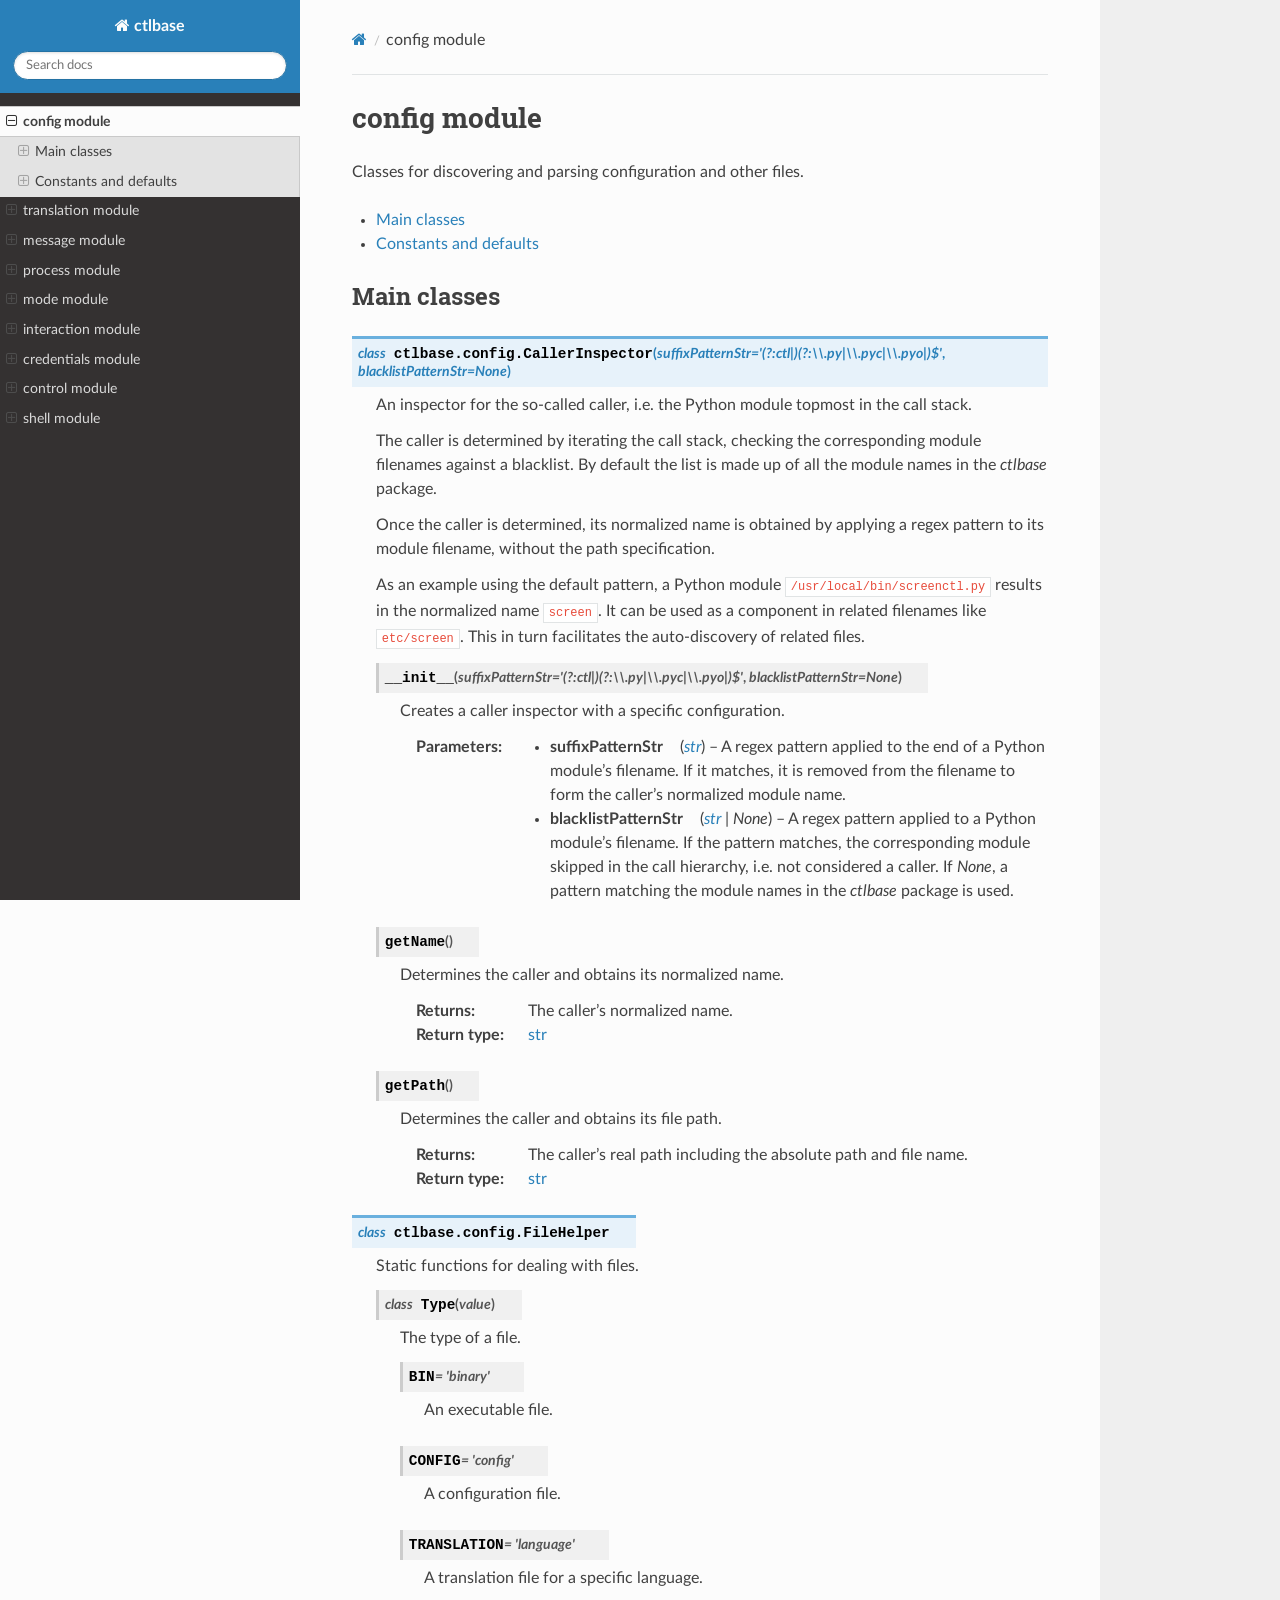
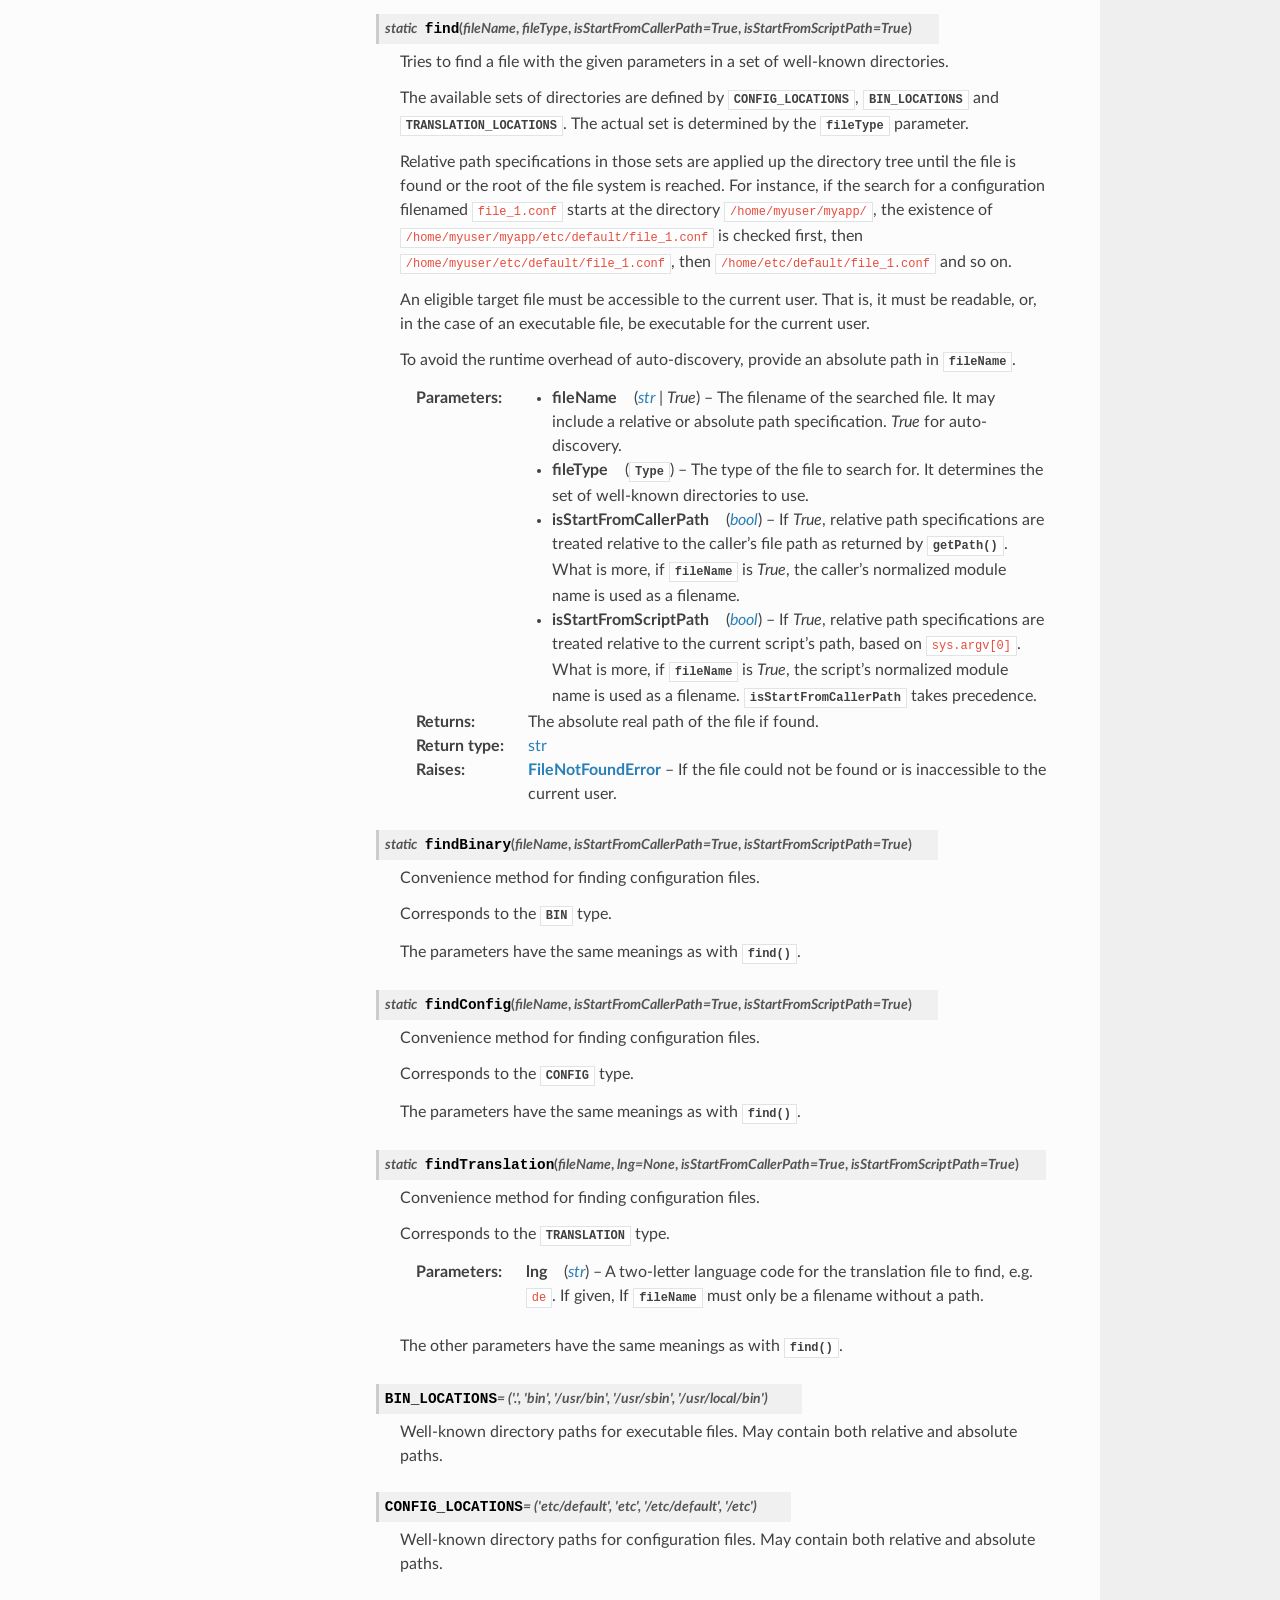
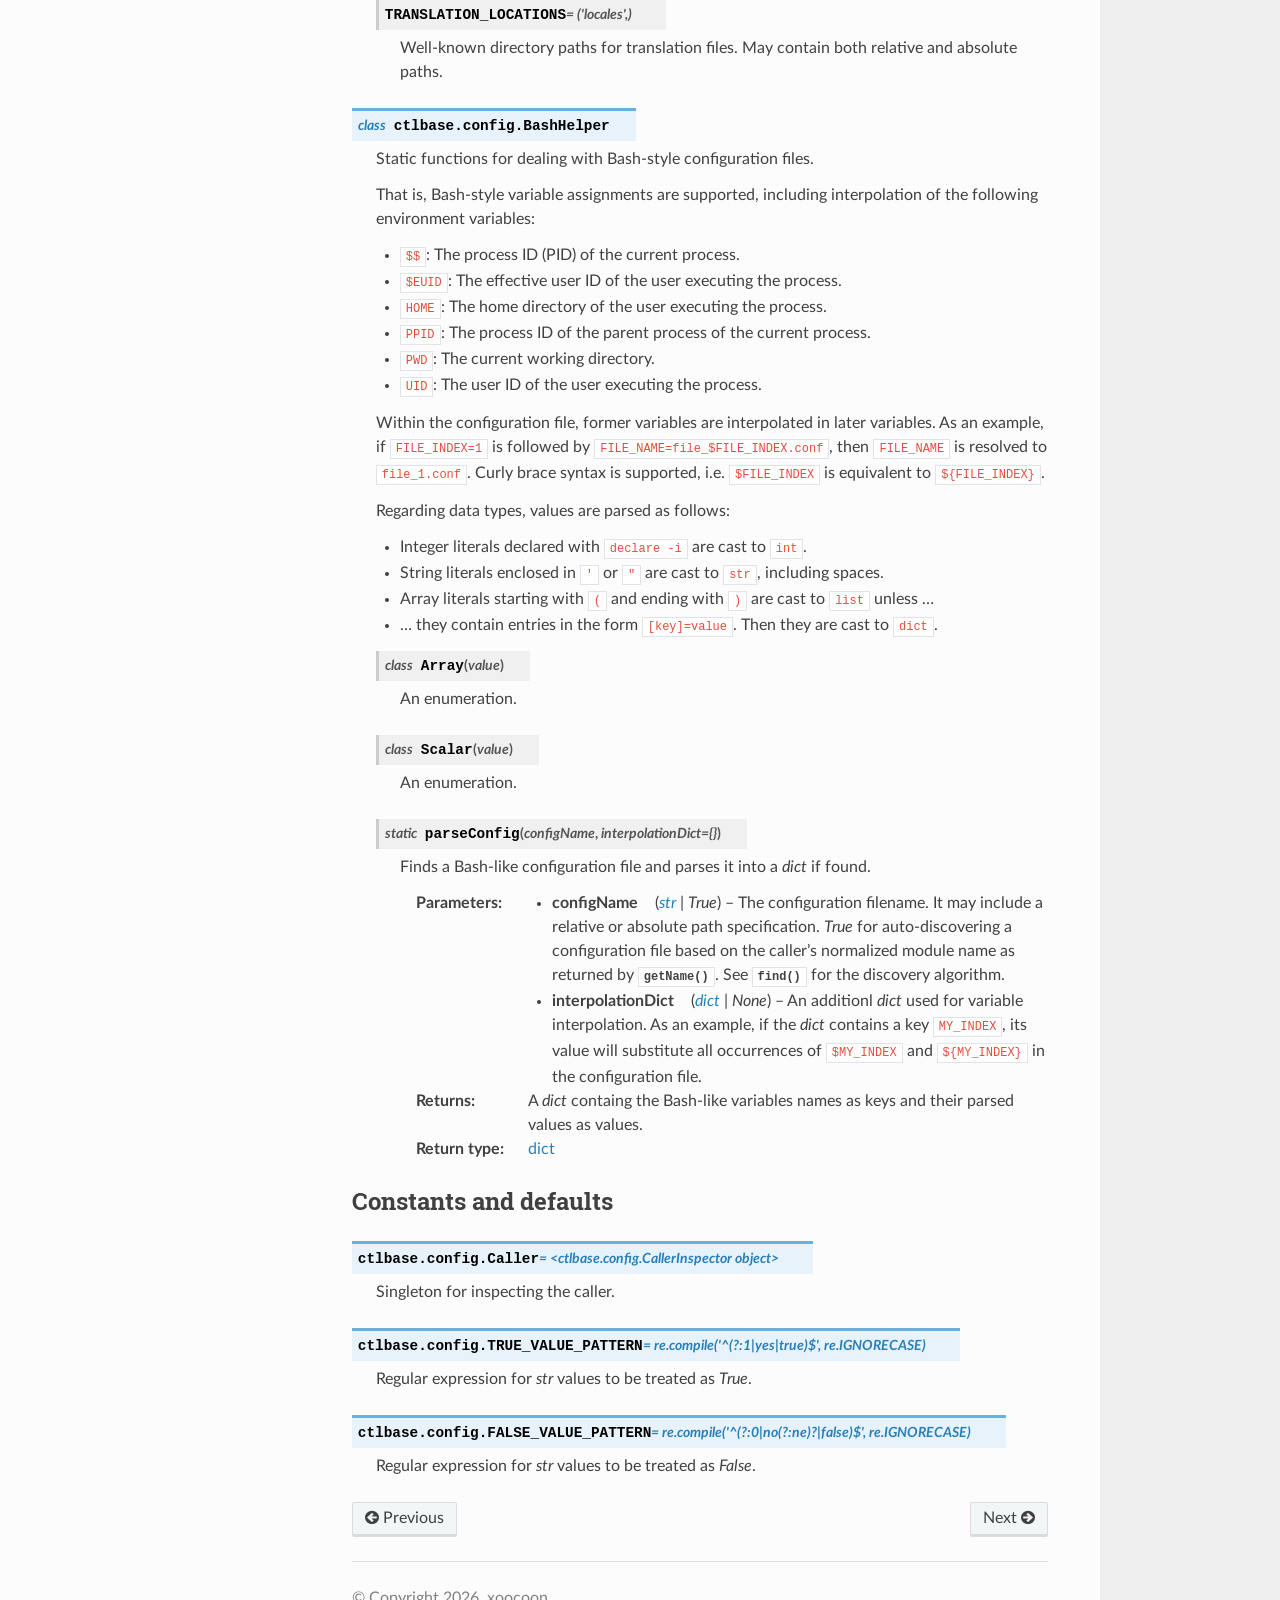
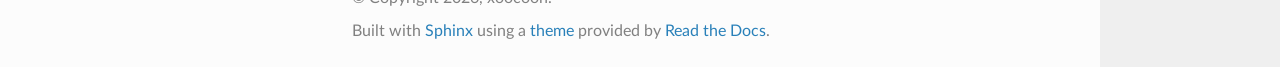
<file: docs/html/config.html>
<!DOCTYPE html>
<html class="writer-html5" lang="en" data-content_root="./">
<head>
  <meta charset="utf-8" /><meta name="viewport" content="width=device-width, initial-scale=1" />

  <meta name="viewport" content="width=device-width, initial-scale=1.0" />
  <title>config module &mdash; ctlbase 1.0a3 documentation</title>
      <link rel="stylesheet" type="text/css" href="_static/pygments.css?v=b86133f3" />
      <link rel="stylesheet" type="text/css" href="_static/css/theme.css?v=9edc463e" />
      <link rel="stylesheet" type="text/css" href="_static/sphinx_paramlinks.css" />

  
      <script src="_static/jquery.js?v=5d32c60e"></script>
      <script src="_static/_sphinx_javascript_frameworks_compat.js?v=2cd50e6c"></script>
      <script src="_static/documentation_options.js?v=a35e1e6e"></script>
      <script src="_static/doctools.js?v=9a2dae69"></script>
      <script src="_static/sphinx_highlight.js?v=dc90522c"></script>
    <script src="_static/js/theme.js"></script>
    <link rel="index" title="Index" href="genindex.html" />
    <link rel="search" title="Search" href="search.html" />
    <link rel="next" title="translation module" href="translation.html" />
    <link rel="prev" title="Welcome to ctlbase’s documentation!" href="index.html" /> 
</head>

<body class="wy-body-for-nav"> 
  <div class="wy-grid-for-nav">
    <nav data-toggle="wy-nav-shift" class="wy-nav-side">
      <div class="wy-side-scroll">
        <div class="wy-side-nav-search" >

          
          
          <a href="index.html" class="icon icon-home">
            ctlbase
          </a>
<div role="search">
  <form id="rtd-search-form" class="wy-form" action="search.html" method="get">
    <input type="text" name="q" placeholder="Search docs" aria-label="Search docs" />
    <input type="hidden" name="check_keywords" value="yes" />
    <input type="hidden" name="area" value="default" />
  </form>
</div>
        </div><div class="wy-menu wy-menu-vertical" data-spy="affix" role="navigation" aria-label="Navigation menu">
              <ul class="current">
<li class="toctree-l1 current"><a class="current reference internal" href="#">config module</a><ul>
<li class="toctree-l2"><a class="reference internal" href="#main-classes">Main classes</a><ul>
<li class="toctree-l3"><a class="reference internal" href="#ctlbase.config.CallerInspector"><code class="docutils literal notranslate"><span class="pre">CallerInspector</span></code></a><ul>
<li class="toctree-l4"><a class="reference internal" href="#ctlbase.config.CallerInspector.__init__"><code class="docutils literal notranslate"><span class="pre">CallerInspector.__init__()</span></code></a></li>
<li class="toctree-l4"><a class="reference internal" href="#ctlbase.config.CallerInspector.getName"><code class="docutils literal notranslate"><span class="pre">CallerInspector.getName()</span></code></a></li>
<li class="toctree-l4"><a class="reference internal" href="#ctlbase.config.CallerInspector.getPath"><code class="docutils literal notranslate"><span class="pre">CallerInspector.getPath()</span></code></a></li>
</ul>
</li>
<li class="toctree-l3"><a class="reference internal" href="#ctlbase.config.FileHelper"><code class="docutils literal notranslate"><span class="pre">FileHelper</span></code></a><ul>
<li class="toctree-l4"><a class="reference internal" href="#ctlbase.config.FileHelper.Type"><code class="docutils literal notranslate"><span class="pre">FileHelper.Type</span></code></a></li>
<li class="toctree-l4"><a class="reference internal" href="#ctlbase.config.FileHelper.find"><code class="docutils literal notranslate"><span class="pre">FileHelper.find()</span></code></a></li>
<li class="toctree-l4"><a class="reference internal" href="#ctlbase.config.FileHelper.findBinary"><code class="docutils literal notranslate"><span class="pre">FileHelper.findBinary()</span></code></a></li>
<li class="toctree-l4"><a class="reference internal" href="#ctlbase.config.FileHelper.findConfig"><code class="docutils literal notranslate"><span class="pre">FileHelper.findConfig()</span></code></a></li>
<li class="toctree-l4"><a class="reference internal" href="#ctlbase.config.FileHelper.findTranslation"><code class="docutils literal notranslate"><span class="pre">FileHelper.findTranslation()</span></code></a></li>
<li class="toctree-l4"><a class="reference internal" href="#ctlbase.config.FileHelper.BIN_LOCATIONS"><code class="docutils literal notranslate"><span class="pre">FileHelper.BIN_LOCATIONS</span></code></a></li>
<li class="toctree-l4"><a class="reference internal" href="#ctlbase.config.FileHelper.CONFIG_LOCATIONS"><code class="docutils literal notranslate"><span class="pre">FileHelper.CONFIG_LOCATIONS</span></code></a></li>
<li class="toctree-l4"><a class="reference internal" href="#ctlbase.config.FileHelper.TRANSLATION_LOCATIONS"><code class="docutils literal notranslate"><span class="pre">FileHelper.TRANSLATION_LOCATIONS</span></code></a></li>
</ul>
</li>
<li class="toctree-l3"><a class="reference internal" href="#ctlbase.config.BashHelper"><code class="docutils literal notranslate"><span class="pre">BashHelper</span></code></a><ul>
<li class="toctree-l4"><a class="reference internal" href="#ctlbase.config.BashHelper.Array"><code class="docutils literal notranslate"><span class="pre">BashHelper.Array</span></code></a></li>
<li class="toctree-l4"><a class="reference internal" href="#ctlbase.config.BashHelper.Scalar"><code class="docutils literal notranslate"><span class="pre">BashHelper.Scalar</span></code></a></li>
<li class="toctree-l4"><a class="reference internal" href="#ctlbase.config.BashHelper.parseConfig"><code class="docutils literal notranslate"><span class="pre">BashHelper.parseConfig()</span></code></a></li>
</ul>
</li>
</ul>
</li>
<li class="toctree-l2"><a class="reference internal" href="#constants-and-defaults">Constants and defaults</a><ul>
<li class="toctree-l3"><a class="reference internal" href="#ctlbase.config.Caller"><code class="docutils literal notranslate"><span class="pre">Caller</span></code></a></li>
<li class="toctree-l3"><a class="reference internal" href="#ctlbase.config.TRUE_VALUE_PATTERN"><code class="docutils literal notranslate"><span class="pre">TRUE_VALUE_PATTERN</span></code></a></li>
<li class="toctree-l3"><a class="reference internal" href="#ctlbase.config.FALSE_VALUE_PATTERN"><code class="docutils literal notranslate"><span class="pre">FALSE_VALUE_PATTERN</span></code></a></li>
</ul>
</li>
</ul>
</li>
<li class="toctree-l1"><a class="reference internal" href="translation.html">translation module</a><ul>
<li class="toctree-l2"><a class="reference internal" href="translation.html#main-classes">Main classes</a><ul>
<li class="toctree-l3"><a class="reference internal" href="translation.html#ctlbase.translation.TranslationManager"><code class="docutils literal notranslate"><span class="pre">TranslationManager</span></code></a><ul>
<li class="toctree-l4"><a class="reference internal" href="translation.html#ctlbase.translation.TranslationManager.__init__"><code class="docutils literal notranslate"><span class="pre">TranslationManager.__init__()</span></code></a></li>
<li class="toctree-l4"><a class="reference internal" href="translation.html#ctlbase.translation.TranslationManager.changeLanguage"><code class="docutils literal notranslate"><span class="pre">TranslationManager.changeLanguage()</span></code></a></li>
<li class="toctree-l4"><a class="reference internal" href="translation.html#ctlbase.translation.TranslationManager.loadLanguages"><code class="docutils literal notranslate"><span class="pre">TranslationManager.loadLanguages()</span></code></a></li>
<li class="toctree-l4"><a class="reference internal" href="translation.html#ctlbase.translation.TranslationManager.translate"><code class="docutils literal notranslate"><span class="pre">TranslationManager.translate()</span></code></a></li>
<li class="toctree-l4"><a class="reference internal" href="translation.html#ctlbase.translation.TranslationManager.language"><code class="docutils literal notranslate"><span class="pre">TranslationManager.language</span></code></a></li>
</ul>
</li>
</ul>
</li>
<li class="toctree-l2"><a class="reference internal" href="translation.html#constants-and-defaults">Constants and defaults</a><ul>
<li class="toctree-l3"><a class="reference internal" href="translation.html#ctlbase.translation.Translation"><code class="docutils literal notranslate"><span class="pre">Translation</span></code></a></li>
</ul>
</li>
</ul>
</li>
<li class="toctree-l1"><a class="reference internal" href="message.html">message module</a><ul>
<li class="toctree-l2"><a class="reference internal" href="message.html#main-classes">Main classes</a><ul>
<li class="toctree-l3"><a class="reference internal" href="message.html#ctlbase.message.Message"><code class="docutils literal notranslate"><span class="pre">Message</span></code></a><ul>
<li class="toctree-l4"><a class="reference internal" href="message.html#ctlbase.message.Message.__eq__"><code class="docutils literal notranslate"><span class="pre">Message.__eq__()</span></code></a></li>
<li class="toctree-l4"><a class="reference internal" href="message.html#ctlbase.message.Message.__init__"><code class="docutils literal notranslate"><span class="pre">Message.__init__()</span></code></a></li>
<li class="toctree-l4"><a class="reference internal" href="message.html#ctlbase.message.Message.fromDict"><code class="docutils literal notranslate"><span class="pre">Message.fromDict()</span></code></a></li>
<li class="toctree-l4"><a class="reference internal" href="message.html#ctlbase.message.Message.fromJson"><code class="docutils literal notranslate"><span class="pre">Message.fromJson()</span></code></a></li>
<li class="toctree-l4"><a class="reference internal" href="message.html#ctlbase.message.Message.getTextLngs"><code class="docutils literal notranslate"><span class="pre">Message.getTextLngs()</span></code></a></li>
<li class="toctree-l4"><a class="reference internal" href="message.html#ctlbase.message.Message.toColoredText"><code class="docutils literal notranslate"><span class="pre">Message.toColoredText()</span></code></a></li>
<li class="toctree-l4"><a class="reference internal" href="message.html#ctlbase.message.Message.toJson"><code class="docutils literal notranslate"><span class="pre">Message.toJson()</span></code></a></li>
<li class="toctree-l4"><a class="reference internal" href="message.html#ctlbase.message.Message.toText"><code class="docutils literal notranslate"><span class="pre">Message.toText()</span></code></a></li>
<li class="toctree-l4"><a class="reference internal" href="message.html#ctlbase.message.Message.arguments"><code class="docutils literal notranslate"><span class="pre">Message.arguments</span></code></a></li>
<li class="toctree-l4"><a class="reference internal" href="message.html#ctlbase.message.Message.correlationId"><code class="docutils literal notranslate"><span class="pre">Message.correlationId</span></code></a></li>
<li class="toctree-l4"><a class="reference internal" href="message.html#ctlbase.message.Message.key"><code class="docutils literal notranslate"><span class="pre">Message.key</span></code></a></li>
<li class="toctree-l4"><a class="reference internal" href="message.html#ctlbase.message.Message.ns"><code class="docutils literal notranslate"><span class="pre">Message.ns</span></code></a></li>
<li class="toctree-l4"><a class="reference internal" href="message.html#ctlbase.message.Message.severity"><code class="docutils literal notranslate"><span class="pre">Message.severity</span></code></a></li>
<li class="toctree-l4"><a class="reference internal" href="message.html#ctlbase.message.Message.textEn"><code class="docutils literal notranslate"><span class="pre">Message.textEn</span></code></a></li>
<li class="toctree-l4"><a class="reference internal" href="message.html#ctlbase.message.Message.timestamp_iso"><code class="docutils literal notranslate"><span class="pre">Message.timestamp_iso</span></code></a></li>
</ul>
</li>
<li class="toctree-l3"><a class="reference internal" href="message.html#ctlbase.message.ErrorMessage"><code class="docutils literal notranslate"><span class="pre">ErrorMessage</span></code></a><ul>
<li class="toctree-l4"><a class="reference internal" href="message.html#ctlbase.message.ErrorMessage.__init__"><code class="docutils literal notranslate"><span class="pre">ErrorMessage.__init__()</span></code></a></li>
<li class="toctree-l4"><a class="reference internal" href="message.html#ctlbase.message.ErrorMessage.exitCode"><code class="docutils literal notranslate"><span class="pre">ErrorMessage.exitCode</span></code></a></li>
</ul>
</li>
<li class="toctree-l3"><a class="reference internal" href="message.html#ctlbase.message.MessageBuffer"><code class="docutils literal notranslate"><span class="pre">MessageBuffer</span></code></a><ul>
<li class="toctree-l4"><a class="reference internal" href="message.html#ctlbase.message.MessageBuffer.__init__"><code class="docutils literal notranslate"><span class="pre">MessageBuffer.__init__()</span></code></a></li>
<li class="toctree-l4"><a class="reference internal" href="message.html#ctlbase.message.MessageBuffer.addTranslations"><code class="docutils literal notranslate"><span class="pre">MessageBuffer.addTranslations()</span></code></a></li>
<li class="toctree-l4"><a class="reference internal" href="message.html#ctlbase.message.MessageBuffer.append"><code class="docutils literal notranslate"><span class="pre">MessageBuffer.append()</span></code></a></li>
<li class="toctree-l4"><a class="reference internal" href="message.html#ctlbase.message.MessageBuffer.appendBuffer"><code class="docutils literal notranslate"><span class="pre">MessageBuffer.appendBuffer()</span></code></a></li>
<li class="toctree-l4"><a class="reference internal" href="message.html#ctlbase.message.MessageBuffer.appendJson"><code class="docutils literal notranslate"><span class="pre">MessageBuffer.appendJson()</span></code></a></li>
<li class="toctree-l4"><a class="reference internal" href="message.html#ctlbase.message.MessageBuffer.clear"><code class="docutils literal notranslate"><span class="pre">MessageBuffer.clear()</span></code></a></li>
<li class="toctree-l4"><a class="reference internal" href="message.html#ctlbase.message.MessageBuffer.getExitCode"><code class="docutils literal notranslate"><span class="pre">MessageBuffer.getExitCode()</span></code></a></li>
<li class="toctree-l4"><a class="reference internal" href="message.html#ctlbase.message.MessageBuffer.getJson"><code class="docutils literal notranslate"><span class="pre">MessageBuffer.getJson()</span></code></a></li>
<li class="toctree-l4"><a class="reference internal" href="message.html#ctlbase.message.MessageBuffer.getList"><code class="docutils literal notranslate"><span class="pre">MessageBuffer.getList()</span></code></a></li>
<li class="toctree-l4"><a class="reference internal" href="message.html#ctlbase.message.MessageBuffer.getText"><code class="docutils literal notranslate"><span class="pre">MessageBuffer.getText()</span></code></a></li>
<li class="toctree-l4"><a class="reference internal" href="message.html#ctlbase.message.MessageBuffer.hasKey"><code class="docutils literal notranslate"><span class="pre">MessageBuffer.hasKey()</span></code></a></li>
<li class="toctree-l4"><a class="reference internal" href="message.html#ctlbase.message.MessageBuffer.hasSeverity"><code class="docutils literal notranslate"><span class="pre">MessageBuffer.hasSeverity()</span></code></a></li>
<li class="toctree-l4"><a class="reference internal" href="message.html#ctlbase.message.MessageBuffer.printText"><code class="docutils literal notranslate"><span class="pre">MessageBuffer.printText()</span></code></a></li>
<li class="toctree-l4"><a class="reference internal" href="message.html#ctlbase.message.MessageBuffer.isColoringDefault"><code class="docutils literal notranslate"><span class="pre">MessageBuffer.isColoringDefault</span></code></a></li>
<li class="toctree-l4"><a class="reference internal" href="message.html#ctlbase.message.MessageBuffer.lngDefault"><code class="docutils literal notranslate"><span class="pre">MessageBuffer.lngDefault</span></code></a></li>
<li class="toctree-l4"><a class="reference internal" href="message.html#ctlbase.message.MessageBuffer.nsDefault"><code class="docutils literal notranslate"><span class="pre">MessageBuffer.nsDefault</span></code></a></li>
</ul>
</li>
<li class="toctree-l3"><a class="reference internal" href="message.html#ctlbase.message.LoggingMessageBuffer"><code class="docutils literal notranslate"><span class="pre">LoggingMessageBuffer</span></code></a><ul>
<li class="toctree-l4"><a class="reference internal" href="message.html#ctlbase.message.LoggingMessageBuffer.__init__"><code class="docutils literal notranslate"><span class="pre">LoggingMessageBuffer.__init__()</span></code></a></li>
<li class="toctree-l4"><a class="reference internal" href="message.html#ctlbase.message.LoggingMessageBuffer.append"><code class="docutils literal notranslate"><span class="pre">LoggingMessageBuffer.append()</span></code></a></li>
<li class="toctree-l4"><a class="reference internal" href="message.html#ctlbase.message.LoggingMessageBuffer.close"><code class="docutils literal notranslate"><span class="pre">LoggingMessageBuffer.close()</span></code></a></li>
<li class="toctree-l4"><a class="reference internal" href="message.html#ctlbase.message.LoggingMessageBuffer.openLog"><code class="docutils literal notranslate"><span class="pre">LoggingMessageBuffer.openLog()</span></code></a></li>
<li class="toctree-l4"><a class="reference internal" href="message.html#ctlbase.message.LoggingMessageBuffer.firstColumnFormatStr"><code class="docutils literal notranslate"><span class="pre">LoggingMessageBuffer.firstColumnFormatStr</span></code></a></li>
<li class="toctree-l4"><a class="reference internal" href="message.html#ctlbase.message.LoggingMessageBuffer.isLogImmediately"><code class="docutils literal notranslate"><span class="pre">LoggingMessageBuffer.isLogImmediately</span></code></a></li>
<li class="toctree-l4"><a class="reference internal" href="message.html#ctlbase.message.LoggingMessageBuffer.isLogToConsole"><code class="docutils literal notranslate"><span class="pre">LoggingMessageBuffer.isLogToConsole</span></code></a></li>
<li class="toctree-l4"><a class="reference internal" href="message.html#ctlbase.message.LoggingMessageBuffer.logPath"><code class="docutils literal notranslate"><span class="pre">LoggingMessageBuffer.logPath</span></code></a></li>
</ul>
</li>
<li class="toctree-l3"><a class="reference internal" href="message.html#ctlbase.message.MessageIterator"><code class="docutils literal notranslate"><span class="pre">MessageIterator</span></code></a><ul>
<li class="toctree-l4"><a class="reference internal" href="message.html#ctlbase.message.MessageIterator.Format"><code class="docutils literal notranslate"><span class="pre">MessageIterator.Format</span></code></a></li>
<li class="toctree-l4"><a class="reference internal" href="message.html#ctlbase.message.MessageIterator.__init__"><code class="docutils literal notranslate"><span class="pre">MessageIterator.__init__()</span></code></a></li>
</ul>
</li>
</ul>
</li>
<li class="toctree-l2"><a class="reference internal" href="message.html#constants-and-defaults">Constants and defaults</a><ul>
<li class="toctree-l3"><a class="reference internal" href="message.html#ctlbase.message.Severity"><code class="docutils literal notranslate"><span class="pre">Severity</span></code></a><ul>
<li class="toctree-l4"><a class="reference internal" href="message.html#ctlbase.message.Severity.DEBUG"><code class="docutils literal notranslate"><span class="pre">Severity.DEBUG</span></code></a></li>
<li class="toctree-l4"><a class="reference internal" href="message.html#ctlbase.message.Severity.ERROR"><code class="docutils literal notranslate"><span class="pre">Severity.ERROR</span></code></a></li>
<li class="toctree-l4"><a class="reference internal" href="message.html#ctlbase.message.Severity.NORMAL"><code class="docutils literal notranslate"><span class="pre">Severity.NORMAL</span></code></a></li>
<li class="toctree-l4"><a class="reference internal" href="message.html#ctlbase.message.Severity.SUCCESS"><code class="docutils literal notranslate"><span class="pre">Severity.SUCCESS</span></code></a></li>
<li class="toctree-l4"><a class="reference internal" href="message.html#ctlbase.message.Severity.VERBOSE"><code class="docutils literal notranslate"><span class="pre">Severity.VERBOSE</span></code></a></li>
<li class="toctree-l4"><a class="reference internal" href="message.html#ctlbase.message.Severity.WARNING"><code class="docutils literal notranslate"><span class="pre">Severity.WARNING</span></code></a></li>
</ul>
</li>
<li class="toctree-l3"><a class="reference internal" href="message.html#ctlbase.message.SEVERITY_FILTER_DEFAULT"><code class="docutils literal notranslate"><span class="pre">SEVERITY_FILTER_DEFAULT</span></code></a></li>
<li class="toctree-l3"><a class="reference internal" href="message.html#ctlbase.message.COLOR_PRINT_ENVKEY"><code class="docutils literal notranslate"><span class="pre">COLOR_PRINT_ENVKEY</span></code></a></li>
</ul>
</li>
</ul>
</li>
<li class="toctree-l1"><a class="reference internal" href="process.html">process module</a><ul>
<li class="toctree-l2"><a class="reference internal" href="process.html#main-classes">Main classes</a><ul>
<li class="toctree-l3"><a class="reference internal" href="process.html#ctlbase.process.LoopBase"><code class="docutils literal notranslate"><span class="pre">LoopBase</span></code></a></li>
<li class="toctree-l3"><a class="reference internal" href="process.html#ctlbase.process.SyncMixin"><code class="docutils literal notranslate"><span class="pre">SyncMixin</span></code></a><ul>
<li class="toctree-l4"><a class="reference internal" href="process.html#ctlbase.process.SyncMixin.syncify"><code class="docutils literal notranslate"><span class="pre">SyncMixin.syncify()</span></code></a></li>
</ul>
</li>
<li class="toctree-l3"><a class="reference internal" href="process.html#ctlbase.process.TaskMonitor"><code class="docutils literal notranslate"><span class="pre">TaskMonitor</span></code></a><ul>
<li class="toctree-l4"><a class="reference internal" href="process.html#ctlbase.process.TaskMonitor.__init__"><code class="docutils literal notranslate"><span class="pre">TaskMonitor.__init__()</span></code></a></li>
<li class="toctree-l4"><a class="reference internal" href="process.html#ctlbase.process.TaskMonitor.add"><code class="docutils literal notranslate"><span class="pre">TaskMonitor.add()</span></code></a></li>
<li class="toctree-l4"><a class="reference internal" href="process.html#ctlbase.process.TaskMonitor.cancelTasks"><code class="docutils literal notranslate"><span class="pre">TaskMonitor.cancelTasks()</span></code></a></li>
<li class="toctree-l4"><a class="reference internal" href="process.html#ctlbase.process.TaskMonitor.cancelTasksInLoop"><code class="docutils literal notranslate"><span class="pre">TaskMonitor.cancelTasksInLoop()</span></code></a></li>
<li class="toctree-l4"><a class="reference internal" href="process.html#ctlbase.process.TaskMonitor.remove"><code class="docutils literal notranslate"><span class="pre">TaskMonitor.remove()</span></code></a></li>
<li class="toctree-l4"><a class="reference internal" href="process.html#ctlbase.process.TaskMonitor.start"><code class="docutils literal notranslate"><span class="pre">TaskMonitor.start()</span></code></a></li>
<li class="toctree-l4"><a class="reference internal" href="process.html#ctlbase.process.TaskMonitor.stop"><code class="docutils literal notranslate"><span class="pre">TaskMonitor.stop()</span></code></a></li>
<li class="toctree-l4"><a class="reference internal" href="process.html#ctlbase.process.TaskMonitor.loop"><code class="docutils literal notranslate"><span class="pre">TaskMonitor.loop</span></code></a></li>
<li class="toctree-l4"><a class="reference internal" href="process.html#ctlbase.process.TaskMonitor.taskCheckingInterval_ms"><code class="docutils literal notranslate"><span class="pre">TaskMonitor.taskCheckingInterval_ms</span></code></a></li>
</ul>
</li>
<li class="toctree-l3"><a class="reference internal" href="process.html#ctlbase.process.CommandExecutor"><code class="docutils literal notranslate"><span class="pre">CommandExecutor</span></code></a><ul>
<li class="toctree-l4"><a class="reference internal" href="process.html#ctlbase.process.CommandExecutor.SynchronousError"><code class="docutils literal notranslate"><span class="pre">CommandExecutor.SynchronousError</span></code></a></li>
<li class="toctree-l4"><a class="reference internal" href="process.html#ctlbase.process.CommandExecutor.__init__"><code class="docutils literal notranslate"><span class="pre">CommandExecutor.__init__()</span></code></a></li>
<li class="toctree-l4"><a class="reference internal" href="process.html#ctlbase.process.CommandExecutor._createProcess"><code class="docutils literal notranslate"><span class="pre">CommandExecutor._createProcess()</span></code></a></li>
<li class="toctree-l4"><a class="reference internal" href="process.html#ctlbase.process.CommandExecutor.executeAsynchronously"><code class="docutils literal notranslate"><span class="pre">CommandExecutor.executeAsynchronously()</span></code></a></li>
<li class="toctree-l4"><a class="reference internal" href="process.html#ctlbase.process.CommandExecutor.executeCommands"><code class="docutils literal notranslate"><span class="pre">CommandExecutor.executeCommands()</span></code></a></li>
<li class="toctree-l4"><a class="reference internal" href="process.html#ctlbase.process.CommandExecutor.executeSynchronously"><code class="docutils literal notranslate"><span class="pre">CommandExecutor.executeSynchronously()</span></code></a></li>
<li class="toctree-l4"><a class="reference internal" href="process.html#ctlbase.process.CommandExecutor.getOutput"><code class="docutils literal notranslate"><span class="pre">CommandExecutor.getOutput()</span></code></a></li>
<li class="toctree-l4"><a class="reference internal" href="process.html#ctlbase.process.CommandExecutor.ON_ERROR_ONLY"><code class="docutils literal notranslate"><span class="pre">CommandExecutor.ON_ERROR_ONLY</span></code></a></li>
<li class="toctree-l4"><a class="reference internal" href="process.html#ctlbase.process.CommandExecutor.ON_SUCCESS_ONLY"><code class="docutils literal notranslate"><span class="pre">CommandExecutor.ON_SUCCESS_ONLY</span></code></a></li>
<li class="toctree-l4"><a class="reference internal" href="process.html#ctlbase.process.CommandExecutor.isSynchronousDefault"><code class="docutils literal notranslate"><span class="pre">CommandExecutor.isSynchronousDefault</span></code></a></li>
</ul>
</li>
</ul>
</li>
<li class="toctree-l2"><a class="reference internal" href="process.html#constants-and-defaults">Constants and defaults</a><ul>
<li class="toctree-l3"><a class="reference internal" href="process.html#ctlbase.process.TASK_CHECKING_INTERVAL_MS_DEFAULT"><code class="docutils literal notranslate"><span class="pre">TASK_CHECKING_INTERVAL_MS_DEFAULT</span></code></a></li>
</ul>
</li>
</ul>
</li>
<li class="toctree-l1"><a class="reference internal" href="mode.html">mode module</a><ul>
<li class="toctree-l2"><a class="reference internal" href="mode.html#main-classes">Main classes</a><ul>
<li class="toctree-l3"><a class="reference internal" href="mode.html#ctlbase.mode.ModeDirHelper"><code class="docutils literal notranslate"><span class="pre">ModeDirHelper</span></code></a><ul>
<li class="toctree-l4"><a class="reference internal" href="mode.html#ctlbase.mode.ModeDirHelper.find"><code class="docutils literal notranslate"><span class="pre">ModeDirHelper.find()</span></code></a></li>
</ul>
</li>
<li class="toctree-l3"><a class="reference internal" href="mode.html#ctlbase.mode.FileModeHandler"><code class="docutils literal notranslate"><span class="pre">FileModeHandler</span></code></a><ul>
<li class="toctree-l4"><a class="reference internal" href="mode.html#ctlbase.mode.FileModeHandler.__init__"><code class="docutils literal notranslate"><span class="pre">FileModeHandler.__init__()</span></code></a></li>
<li class="toctree-l4"><a class="reference internal" href="mode.html#ctlbase.mode.FileModeHandler.activatePending"><code class="docutils literal notranslate"><span class="pre">FileModeHandler.activatePending()</span></code></a></li>
<li class="toctree-l4"><a class="reference internal" href="mode.html#ctlbase.mode.FileModeHandler.getActive"><code class="docutils literal notranslate"><span class="pre">FileModeHandler.getActive()</span></code></a></li>
<li class="toctree-l4"><a class="reference internal" href="mode.html#ctlbase.mode.FileModeHandler.getPending"><code class="docutils literal notranslate"><span class="pre">FileModeHandler.getPending()</span></code></a></li>
<li class="toctree-l4"><a class="reference internal" href="mode.html#ctlbase.mode.FileModeHandler.setActive"><code class="docutils literal notranslate"><span class="pre">FileModeHandler.setActive()</span></code></a></li>
<li class="toctree-l4"><a class="reference internal" href="mode.html#ctlbase.mode.FileModeHandler.setPending"><code class="docutils literal notranslate"><span class="pre">FileModeHandler.setPending()</span></code></a></li>
<li class="toctree-l4"><a class="reference internal" href="mode.html#ctlbase.mode.FileModeHandler.unsetActive"><code class="docutils literal notranslate"><span class="pre">FileModeHandler.unsetActive()</span></code></a></li>
<li class="toctree-l4"><a class="reference internal" href="mode.html#ctlbase.mode.FileModeHandler.unsetPending"><code class="docutils literal notranslate"><span class="pre">FileModeHandler.unsetPending()</span></code></a></li>
</ul>
</li>
</ul>
</li>
<li class="toctree-l2"><a class="reference internal" href="mode.html#constants-and-defaults">Constants and defaults</a><ul>
<li class="toctree-l3"><a class="reference internal" href="mode.html#ctlbase.mode.TIMEOUT_DEFAULT_S"><code class="docutils literal notranslate"><span class="pre">TIMEOUT_DEFAULT_S</span></code></a></li>
<li class="toctree-l3"><a class="reference internal" href="mode.html#ctlbase.mode.BASE_DIR_PATH_DEFAULT"><code class="docutils literal notranslate"><span class="pre">BASE_DIR_PATH_DEFAULT</span></code></a></li>
</ul>
</li>
</ul>
</li>
<li class="toctree-l1"><a class="reference internal" href="interaction.html">interaction module</a><ul>
<li class="toctree-l2"><a class="reference internal" href="interaction.html#main-classes">Main classes</a><ul>
<li class="toctree-l3"><a class="reference internal" href="interaction.html#ctlbase.interaction.InteractionManager"><code class="docutils literal notranslate"><span class="pre">InteractionManager</span></code></a><ul>
<li class="toctree-l4"><a class="reference internal" href="interaction.html#ctlbase.interaction.InteractionManager.__init__"><code class="docutils literal notranslate"><span class="pre">InteractionManager.__init__()</span></code></a></li>
<li class="toctree-l4"><a class="reference internal" href="interaction.html#ctlbase.interaction.InteractionManager.promptForCredential"><code class="docutils literal notranslate"><span class="pre">InteractionManager.promptForCredential()</span></code></a></li>
<li class="toctree-l4"><a class="reference internal" href="interaction.html#ctlbase.interaction.InteractionManager.isColoringDefault"><code class="docutils literal notranslate"><span class="pre">InteractionManager.isColoringDefault</span></code></a></li>
</ul>
</li>
</ul>
</li>
<li class="toctree-l2"><a class="reference internal" href="interaction.html#constants-and-defaults">Constants and defaults</a><ul>
<li class="toctree-l3"><a class="reference internal" href="interaction.html#ctlbase.interaction.COLOR_PRINT_ENVKEY"><code class="docutils literal notranslate"><span class="pre">COLOR_PRINT_ENVKEY</span></code></a></li>
<li class="toctree-l3"><a class="reference internal" href="interaction.html#ctlbase.interaction.Interaction"><code class="docutils literal notranslate"><span class="pre">Interaction</span></code></a></li>
</ul>
</li>
</ul>
</li>
<li class="toctree-l1"><a class="reference internal" href="credentials.html">credentials module</a><ul>
<li class="toctree-l2"><a class="reference internal" href="credentials.html#main-classes">Main classes</a><ul>
<li class="toctree-l3"><a class="reference internal" href="credentials.html#ctlbase.credentials.CredentialReader"><code class="docutils literal notranslate"><span class="pre">CredentialReader</span></code></a><ul>
<li class="toctree-l4"><a class="reference internal" href="credentials.html#ctlbase.credentials.CredentialReader.__init__"><code class="docutils literal notranslate"><span class="pre">CredentialReader.__init__()</span></code></a></li>
</ul>
</li>
<li class="toctree-l3"><a class="reference internal" href="credentials.html#ctlbase.credentials.KeyringReader"><code class="docutils literal notranslate"><span class="pre">KeyringReader</span></code></a><ul>
<li class="toctree-l4"><a class="reference internal" href="credentials.html#ctlbase.credentials.KeyringReader.__init__"><code class="docutils literal notranslate"><span class="pre">KeyringReader.__init__()</span></code></a></li>
</ul>
</li>
<li class="toctree-l3"><a class="reference internal" href="credentials.html#ctlbase.credentials.Tpm2Reader"><code class="docutils literal notranslate"><span class="pre">Tpm2Reader</span></code></a><ul>
<li class="toctree-l4"><a class="reference internal" href="credentials.html#ctlbase.credentials.Tpm2Reader.__init__"><code class="docutils literal notranslate"><span class="pre">Tpm2Reader.__init__()</span></code></a></li>
<li class="toctree-l4"><a class="reference internal" href="credentials.html#ctlbase.credentials.Tpm2Reader.PCR_AUTH_DEFAULT"><code class="docutils literal notranslate"><span class="pre">Tpm2Reader.PCR_AUTH_DEFAULT</span></code></a></li>
</ul>
</li>
<li class="toctree-l3"><a class="reference internal" href="credentials.html#ctlbase.credentials.FileReader"><code class="docutils literal notranslate"><span class="pre">FileReader</span></code></a><ul>
<li class="toctree-l4"><a class="reference internal" href="credentials.html#ctlbase.credentials.FileReader.__init__"><code class="docutils literal notranslate"><span class="pre">FileReader.__init__()</span></code></a></li>
</ul>
</li>
<li class="toctree-l3"><a class="reference internal" href="credentials.html#ctlbase.credentials.PromptReader"><code class="docutils literal notranslate"><span class="pre">PromptReader</span></code></a><ul>
<li class="toctree-l4"><a class="reference internal" href="credentials.html#ctlbase.credentials.PromptReader.__init__"><code class="docutils literal notranslate"><span class="pre">PromptReader.__init__()</span></code></a></li>
</ul>
</li>
<li class="toctree-l3"><a class="reference internal" href="credentials.html#ctlbase.credentials.BaseReader"><code class="docutils literal notranslate"><span class="pre">BaseReader</span></code></a><ul>
<li class="toctree-l4"><a class="reference internal" href="credentials.html#ctlbase.credentials.BaseReader.__init__"><code class="docutils literal notranslate"><span class="pre">BaseReader.__init__()</span></code></a></li>
<li class="toctree-l4"><a class="reference internal" href="credentials.html#ctlbase.credentials.BaseReader._readCredential"><code class="docutils literal notranslate"><span class="pre">BaseReader._readCredential()</span></code></a></li>
<li class="toctree-l4"><a class="reference internal" href="credentials.html#ctlbase.credentials.BaseReader.readCredential"><code class="docutils literal notranslate"><span class="pre">BaseReader.readCredential()</span></code></a></li>
<li class="toctree-l4"><a class="reference internal" href="credentials.html#ctlbase.credentials.BaseReader.credentialKeys"><code class="docutils literal notranslate"><span class="pre">BaseReader.credentialKeys</span></code></a></li>
</ul>
</li>
<li class="toctree-l3"><a class="reference internal" href="credentials.html#ctlbase.credentials.TemporaryCredentials"><code class="docutils literal notranslate"><span class="pre">TemporaryCredentials</span></code></a><ul>
<li class="toctree-l4"><a class="reference internal" href="credentials.html#ctlbase.credentials.TemporaryCredentials.Format"><code class="docutils literal notranslate"><span class="pre">TemporaryCredentials.Format</span></code></a></li>
<li class="toctree-l4"><a class="reference internal" href="credentials.html#ctlbase.credentials.TemporaryCredentials.__init__"><code class="docutils literal notranslate"><span class="pre">TemporaryCredentials.__init__()</span></code></a></li>
<li class="toctree-l4"><a class="reference internal" href="credentials.html#ctlbase.credentials.TemporaryCredentials.deleteCredential"><code class="docutils literal notranslate"><span class="pre">TemporaryCredentials.deleteCredential()</span></code></a></li>
<li class="toctree-l4"><a class="reference internal" href="credentials.html#ctlbase.credentials.TemporaryCredentials.delete"><code class="docutils literal notranslate"><span class="pre">TemporaryCredentials.delete</span></code></a></li>
<li class="toctree-l4"><a class="reference internal" href="credentials.html#ctlbase.credentials.TemporaryCredentials.format"><code class="docutils literal notranslate"><span class="pre">TemporaryCredentials.format</span></code></a></li>
<li class="toctree-l4"><a class="reference internal" href="credentials.html#ctlbase.credentials.TemporaryCredentials.mayPrompt"><code class="docutils literal notranslate"><span class="pre">TemporaryCredentials.mayPrompt</span></code></a></li>
<li class="toctree-l4"><a class="reference internal" href="credentials.html#ctlbase.credentials.TemporaryCredentials.mountpoint"><code class="docutils literal notranslate"><span class="pre">TemporaryCredentials.mountpoint</span></code></a></li>
<li class="toctree-l4"><a class="reference internal" href="credentials.html#ctlbase.credentials.TemporaryCredentials.namedTemp"><code class="docutils literal notranslate"><span class="pre">TemporaryCredentials.namedTemp</span></code></a></li>
<li class="toctree-l4"><a class="reference internal" href="credentials.html#ctlbase.credentials.TemporaryCredentials.path"><code class="docutils literal notranslate"><span class="pre">TemporaryCredentials.path</span></code></a></li>
<li class="toctree-l4"><a class="reference internal" href="credentials.html#ctlbase.credentials.TemporaryCredentials.purpose"><code class="docutils literal notranslate"><span class="pre">TemporaryCredentials.purpose</span></code></a></li>
</ul>
</li>
</ul>
</li>
<li class="toctree-l2"><a class="reference internal" href="credentials.html#constants-and-defaults">Constants and defaults</a><ul>
<li class="toctree-l3"><a class="reference internal" href="credentials.html#ctlbase.credentials.CredentialKey"><code class="docutils literal notranslate"><span class="pre">CredentialKey</span></code></a><ul>
<li class="toctree-l4"><a class="reference internal" href="credentials.html#ctlbase.credentials.CredentialKey.CRYPTOPHRASE"><code class="docutils literal notranslate"><span class="pre">CredentialKey.CRYPTOPHRASE</span></code></a></li>
<li class="toctree-l4"><a class="reference internal" href="credentials.html#ctlbase.credentials.CredentialKey.LOGIN"><code class="docutils literal notranslate"><span class="pre">CredentialKey.LOGIN</span></code></a></li>
<li class="toctree-l4"><a class="reference internal" href="credentials.html#ctlbase.credentials.CredentialKey.LOGINNAME"><code class="docutils literal notranslate"><span class="pre">CredentialKey.LOGINNAME</span></code></a></li>
<li class="toctree-l4"><a class="reference internal" href="credentials.html#ctlbase.credentials.CredentialKey.PASSWORD"><code class="docutils literal notranslate"><span class="pre">CredentialKey.PASSWORD</span></code></a></li>
<li class="toctree-l4"><a class="reference internal" href="credentials.html#ctlbase.credentials.CredentialKey.TOTP"><code class="docutils literal notranslate"><span class="pre">CredentialKey.TOTP</span></code></a></li>
<li class="toctree-l4"><a class="reference internal" href="credentials.html#ctlbase.credentials.CredentialKey.USERNAME"><code class="docutils literal notranslate"><span class="pre">CredentialKey.USERNAME</span></code></a></li>
</ul>
</li>
<li class="toctree-l3"><a class="reference internal" href="credentials.html#ctlbase.credentials.CREDENTIALS_DIRECTORY_DEFAULT"><code class="docutils literal notranslate"><span class="pre">CREDENTIALS_DIRECTORY_DEFAULT</span></code></a></li>
</ul>
</li>
</ul>
</li>
<li class="toctree-l1"><a class="reference internal" href="control.html">control module</a><ul>
<li class="toctree-l2"><a class="reference internal" href="control.html#core-concepts">Core concepts</a><ul>
<li class="toctree-l3"><a class="reference internal" href="control.html#control">control</a></li>
<li class="toctree-l3"><a class="reference internal" href="control.html#action">action</a></li>
<li class="toctree-l3"><a class="reference internal" href="control.html#mode">mode</a></li>
<li class="toctree-l3"><a class="reference internal" href="control.html#property">property</a></li>
<li class="toctree-l3"><a class="reference internal" href="control.html#feedback">feedback</a></li>
</ul>
</li>
<li class="toctree-l2"><a class="reference internal" href="control.html#main-classes">Main classes</a><ul>
<li class="toctree-l3"><a class="reference internal" href="control.html#ctlbase.control.Control"><code class="docutils literal notranslate"><span class="pre">Control</span></code></a><ul>
<li class="toctree-l4"><a class="reference internal" href="control.html#ctlbase.control.Control.__init__"><code class="docutils literal notranslate"><span class="pre">Control.__init__()</span></code></a></li>
<li class="toctree-l4"><a class="reference internal" href="control.html#ctlbase.control.Control._actionToGrammarEn"><code class="docutils literal notranslate"><span class="pre">Control._actionToGrammarEn()</span></code></a></li>
<li class="toctree-l4"><a class="reference internal" href="control.html#ctlbase.control.Control._appendMessageFromActionEn"><code class="docutils literal notranslate"><span class="pre">Control._appendMessageFromActionEn()</span></code></a></li>
<li class="toctree-l4"><a class="reference internal" href="control.html#ctlbase.control.Control._createExceptionFromActionEn"><code class="docutils literal notranslate"><span class="pre">Control._createExceptionFromActionEn()</span></code></a></li>
<li class="toctree-l4"><a class="reference internal" href="control.html#ctlbase.control.Control._getPropertiesListsEn"><code class="docutils literal notranslate"><span class="pre">Control._getPropertiesListsEn()</span></code></a></li>
<li class="toctree-l4"><a class="reference internal" href="control.html#ctlbase.control.Control._getProperty"><code class="docutils literal notranslate"><span class="pre">Control._getProperty()</span></code></a></li>
<li class="toctree-l4"><a class="reference internal" href="control.html#ctlbase.control.Control._invalidateCache"><code class="docutils literal notranslate"><span class="pre">Control._invalidateCache()</span></code></a></li>
<li class="toctree-l4"><a class="reference internal" href="control.html#ctlbase.control.Control._performAction"><code class="docutils literal notranslate"><span class="pre">Control._performAction()</span></code></a></li>
<li class="toctree-l4"><a class="reference internal" href="control.html#ctlbase.control.Control._preprocessArgument"><code class="docutils literal notranslate"><span class="pre">Control._preprocessArgument()</span></code></a></li>
<li class="toctree-l4"><a class="reference internal" href="control.html#ctlbase.control.Control.activatePendingMode"><code class="docutils literal notranslate"><span class="pre">Control.activatePendingMode()</span></code></a></li>
<li class="toctree-l4"><a class="reference internal" href="control.html#ctlbase.control.Control.close"><code class="docutils literal notranslate"><span class="pre">Control.close()</span></code></a></li>
<li class="toctree-l4"><a class="reference internal" href="control.html#ctlbase.control.Control.getActiveMode"><code class="docutils literal notranslate"><span class="pre">Control.getActiveMode()</span></code></a></li>
<li class="toctree-l4"><a class="reference internal" href="control.html#ctlbase.control.Control.getPendingMode"><code class="docutils literal notranslate"><span class="pre">Control.getPendingMode()</span></code></a></li>
<li class="toctree-l4"><a class="reference internal" href="control.html#ctlbase.control.Control.getPropertiesJson"><code class="docutils literal notranslate"><span class="pre">Control.getPropertiesJson()</span></code></a></li>
<li class="toctree-l4"><a class="reference internal" href="control.html#ctlbase.control.Control.getPropertiesTextEn"><code class="docutils literal notranslate"><span class="pre">Control.getPropertiesTextEn()</span></code></a></li>
<li class="toctree-l4"><a class="reference internal" href="control.html#ctlbase.control.Control.getProperty"><code class="docutils literal notranslate"><span class="pre">Control.getProperty()</span></code></a></li>
<li class="toctree-l4"><a class="reference internal" href="control.html#ctlbase.control.Control.performAction"><code class="docutils literal notranslate"><span class="pre">Control.performAction()</span></code></a></li>
<li class="toctree-l4"><a class="reference internal" href="control.html#ctlbase.control.Control.setActiveMode"><code class="docutils literal notranslate"><span class="pre">Control.setActiveMode()</span></code></a></li>
<li class="toctree-l4"><a class="reference internal" href="control.html#ctlbase.control.Control.setPendingMode"><code class="docutils literal notranslate"><span class="pre">Control.setPendingMode()</span></code></a></li>
<li class="toctree-l4"><a class="reference internal" href="control.html#ctlbase.control.Control.unsetActiveMode"><code class="docutils literal notranslate"><span class="pre">Control.unsetActiveMode()</span></code></a></li>
<li class="toctree-l4"><a class="reference internal" href="control.html#ctlbase.control.Control.unsetPendingMode"><code class="docutils literal notranslate"><span class="pre">Control.unsetPendingMode()</span></code></a></li>
</ul>
</li>
<li class="toctree-l3"><a class="reference internal" href="control.html#ctlbase.control.ControlEnum"><code class="docutils literal notranslate"><span class="pre">ControlEnum</span></code></a><ul>
<li class="toctree-l4"><a class="reference internal" href="control.html#ctlbase.control.ControlEnum.__eq__"><code class="docutils literal notranslate"><span class="pre">ControlEnum.__eq__()</span></code></a></li>
<li class="toctree-l4"><a class="reference internal" href="control.html#ctlbase.control.ControlEnum.fromAny"><code class="docutils literal notranslate"><span class="pre">ControlEnum.fromAny()</span></code></a></li>
</ul>
</li>
</ul>
</li>
<li class="toctree-l2"><a class="reference internal" href="control.html#constants-and-defaults">Constants and defaults</a><ul>
<li class="toctree-l3"><a class="reference internal" href="control.html#ctlbase.control.StandardAction"><code class="docutils literal notranslate"><span class="pre">StandardAction</span></code></a><ul>
<li class="toctree-l4"><a class="reference internal" href="control.html#ctlbase.control.StandardAction.MODE_ACTIVATE"><code class="docutils literal notranslate"><span class="pre">StandardAction.MODE_ACTIVATE</span></code></a></li>
<li class="toctree-l4"><a class="reference internal" href="control.html#ctlbase.control.StandardAction.MODE_SET"><code class="docutils literal notranslate"><span class="pre">StandardAction.MODE_SET</span></code></a></li>
<li class="toctree-l4"><a class="reference internal" href="control.html#ctlbase.control.StandardAction.MODE_UNSET"><code class="docutils literal notranslate"><span class="pre">StandardAction.MODE_UNSET</span></code></a></li>
</ul>
</li>
<li class="toctree-l3"><a class="reference internal" href="control.html#ctlbase.control.StandardMode"><code class="docutils literal notranslate"><span class="pre">StandardMode</span></code></a><ul>
<li class="toctree-l4"><a class="reference internal" href="control.html#ctlbase.control.StandardMode.__eq__"><code class="docutils literal notranslate"><span class="pre">StandardMode.__eq__()</span></code></a></li>
<li class="toctree-l4"><a class="reference internal" href="control.html#ctlbase.control.StandardMode.fromAny"><code class="docutils literal notranslate"><span class="pre">StandardMode.fromAny()</span></code></a></li>
<li class="toctree-l4"><a class="reference internal" href="control.html#ctlbase.control.StandardMode.NONE"><code class="docutils literal notranslate"><span class="pre">StandardMode.NONE</span></code></a></li>
</ul>
</li>
<li class="toctree-l3"><a class="reference internal" href="control.html#ctlbase.control.StandardProperty"><code class="docutils literal notranslate"><span class="pre">StandardProperty</span></code></a><ul>
<li class="toctree-l4"><a class="reference internal" href="control.html#ctlbase.control.StandardProperty.MODE_ACTIVE"><code class="docutils literal notranslate"><span class="pre">StandardProperty.MODE_ACTIVE</span></code></a></li>
<li class="toctree-l4"><a class="reference internal" href="control.html#ctlbase.control.StandardProperty.MODE_PENDING"><code class="docutils literal notranslate"><span class="pre">StandardProperty.MODE_PENDING</span></code></a></li>
</ul>
</li>
<li class="toctree-l3"><a class="reference internal" href="control.html#ctlbase.control.ALREADY_OK_SEVERITY"><code class="docutils literal notranslate"><span class="pre">ALREADY_OK_SEVERITY</span></code></a></li>
<li class="toctree-l3"><a class="reference internal" href="control.html#ctlbase.control.ALREADY_NOT_OK_SEVERITY"><code class="docutils literal notranslate"><span class="pre">ALREADY_NOT_OK_SEVERITY</span></code></a></li>
<li class="toctree-l3"><a class="reference internal" href="control.html#ctlbase.control.MODE_DIR_NAME_ENVKEY"><code class="docutils literal notranslate"><span class="pre">MODE_DIR_NAME_ENVKEY</span></code></a></li>
<li class="toctree-l3"><a class="reference internal" href="control.html#ctlbase.control.MODE_GROUP_ENVKEY"><code class="docutils literal notranslate"><span class="pre">MODE_GROUP_ENVKEY</span></code></a></li>
<li class="toctree-l3"><a class="reference internal" href="control.html#ctlbase.control.MODE_TIMEOUT_DEFAULT_ENVKEY"><code class="docutils literal notranslate"><span class="pre">MODE_TIMEOUT_DEFAULT_ENVKEY</span></code></a></li>
</ul>
</li>
</ul>
</li>
<li class="toctree-l1"><a class="reference internal" href="shell.html">shell module</a><ul>
<li class="toctree-l2"><a class="reference internal" href="shell.html#main-classes">Main classes</a><ul>
<li class="toctree-l3"><a class="reference internal" href="shell.html#ctlbase.shell.ControlShell"><code class="docutils literal notranslate"><span class="pre">ControlShell</span></code></a><ul>
<li class="toctree-l4"><a class="reference internal" href="shell.html#ctlbase.shell.ControlShell.__exit__"><code class="docutils literal notranslate"><span class="pre">ControlShell.__exit__()</span></code></a></li>
<li class="toctree-l4"><a class="reference internal" href="shell.html#ctlbase.shell.ControlShell.__init__"><code class="docutils literal notranslate"><span class="pre">ControlShell.__init__()</span></code></a></li>
<li class="toctree-l4"><a class="reference internal" href="shell.html#ctlbase.shell.ControlShell.addStandardArgs"><code class="docutils literal notranslate"><span class="pre">ControlShell.addStandardArgs()</span></code></a></li>
<li class="toctree-l4"><a class="reference internal" href="shell.html#ctlbase.shell.ControlShell.argsToActionArg"><code class="docutils literal notranslate"><span class="pre">ControlShell.argsToActionArg()</span></code></a></li>
<li class="toctree-l4"><a class="reference internal" href="shell.html#ctlbase.shell.ControlShell.printOnExit"><code class="docutils literal notranslate"><span class="pre">ControlShell.printOnExit()</span></code></a></li>
<li class="toctree-l4"><a class="reference internal" href="shell.html#ctlbase.shell.ControlShell.requestCleanup"><code class="docutils literal notranslate"><span class="pre">ControlShell.requestCleanup()</span></code></a></li>
<li class="toctree-l4"><a class="reference internal" href="shell.html#ctlbase.shell.ControlShell.setControl"><code class="docutils literal notranslate"><span class="pre">ControlShell.setControl()</span></code></a></li>
<li class="toctree-l4"><a class="reference internal" href="shell.html#ctlbase.shell.ControlShell.setExitCode"><code class="docutils literal notranslate"><span class="pre">ControlShell.setExitCode()</span></code></a></li>
<li class="toctree-l4"><a class="reference internal" href="shell.html#ctlbase.shell.ControlShell.commandExecutor"><code class="docutils literal notranslate"><span class="pre">ControlShell.commandExecutor</span></code></a></li>
<li class="toctree-l4"><a class="reference internal" href="shell.html#ctlbase.shell.ControlShell.envConfigDict"><code class="docutils literal notranslate"><span class="pre">ControlShell.envConfigDict</span></code></a></li>
<li class="toctree-l4"><a class="reference internal" href="shell.html#ctlbase.shell.ControlShell.envConfigName"><code class="docutils literal notranslate"><span class="pre">ControlShell.envConfigName</span></code></a></li>
<li class="toctree-l4"><a class="reference internal" href="shell.html#ctlbase.shell.ControlShell.msgBuffer"><code class="docutils literal notranslate"><span class="pre">ControlShell.msgBuffer</span></code></a></li>
</ul>
</li>
<li class="toctree-l3"><a class="reference internal" href="shell.html#ctlbase.shell.DaemonControlShell"><code class="docutils literal notranslate"><span class="pre">DaemonControlShell</span></code></a><ul>
<li class="toctree-l4"><a class="reference internal" href="shell.html#ctlbase.shell.DaemonControlShell.__exit__"><code class="docutils literal notranslate"><span class="pre">DaemonControlShell.__exit__()</span></code></a></li>
<li class="toctree-l4"><a class="reference internal" href="shell.html#ctlbase.shell.DaemonControlShell.__init__"><code class="docutils literal notranslate"><span class="pre">DaemonControlShell.__init__()</span></code></a></li>
<li class="toctree-l4"><a class="reference internal" href="shell.html#ctlbase.shell.DaemonControlShell.addStandardArgs"><code class="docutils literal notranslate"><span class="pre">DaemonControlShell.addStandardArgs()</span></code></a></li>
<li class="toctree-l4"><a class="reference internal" href="shell.html#ctlbase.shell.DaemonControlShell.notifyReady"><code class="docutils literal notranslate"><span class="pre">DaemonControlShell.notifyReady()</span></code></a></li>
<li class="toctree-l4"><a class="reference internal" href="shell.html#ctlbase.shell.DaemonControlShell.taskMonitor"><code class="docutils literal notranslate"><span class="pre">DaemonControlShell.taskMonitor</span></code></a></li>
</ul>
</li>
</ul>
</li>
</ul>
</li>
</ul>

        </div>
      </div>
    </nav>

    <section data-toggle="wy-nav-shift" class="wy-nav-content-wrap"><nav class="wy-nav-top" aria-label="Mobile navigation menu" >
          <i data-toggle="wy-nav-top" class="fa fa-bars"></i>
          <a href="index.html">ctlbase</a>
      </nav>

      <div class="wy-nav-content">
        <div class="rst-content">
          <div role="navigation" aria-label="Page navigation">
  <ul class="wy-breadcrumbs">
      <li><a href="index.html" class="icon icon-home" aria-label="Home"></a></li>
      <li class="breadcrumb-item active">config module</li>
      <li class="wy-breadcrumbs-aside">
      </li>
  </ul>
  <hr/>
</div>
          <div role="main" class="document" itemscope="itemscope" itemtype="http://schema.org/Article">
           <div itemprop="articleBody">
             
  <section id="module-ctlbase.config">
<span id="config-module"></span><h1>config module<a class="headerlink" href="#module-ctlbase.config" title="Link to this heading"></a></h1>
<p>Classes for discovering and parsing configuration and other files.</p>
<nav class="contents local" id="contents">
<ul class="simple">
<li><p><a class="reference internal" href="#main-classes" id="id1">Main classes</a></p></li>
<li><p><a class="reference internal" href="#constants-and-defaults" id="id2">Constants and defaults</a></p></li>
</ul>
</nav>
<section id="main-classes">
<h2><a class="toc-backref" href="#id1" role="doc-backlink">Main classes</a><a class="headerlink" href="#main-classes" title="Link to this heading"></a></h2>
<dl class="py class">
<dt class="sig sig-object py" id="ctlbase.config.CallerInspector">
<em class="property"><span class="pre">class</span><span class="w"> </span></em><span class="sig-prename descclassname"><span class="pre">ctlbase.config.</span></span><span class="sig-name descname"><span class="pre">CallerInspector</span></span><span class="sig-paren">(</span><em class="sig-param"><span class="n"><span class="pre">suffixPatternStr</span></span><span class="o"><span class="pre">=</span></span><span class="default_value"><span class="pre">'(?:ctl|)(?:\\.py|\\.pyc|\\.pyo|)$'</span></span></em>, <em class="sig-param"><span class="n"><span class="pre">blacklistPatternStr</span></span><span class="o"><span class="pre">=</span></span><span class="default_value"><span class="pre">None</span></span></em><span class="sig-paren">)</span><a class="headerlink" href="#ctlbase.config.CallerInspector" title="Link to this definition"></a></dt>
<dd><p>An inspector for the so-called caller,  i.e. the Python module topmost in
the call stack.</p>
<p>The caller is determined by iterating the call stack, checking the 
corresponding module filenames against a blacklist. By default the list is
made up of all the module names in the <cite>ctlbase</cite> package.</p>
<p>Once the caller is determined, its normalized name is obtained by applying a
regex pattern to its module filename, without the path specification.</p>
<p>As an example using the default pattern, a Python module
<code class="docutils literal notranslate"><span class="pre">/usr/local/bin/screenctl.py</span></code> results in the normalized name <code class="docutils literal notranslate"><span class="pre">screen</span></code>. 
It can be used as a component in related filenames like <code class="docutils literal notranslate"><span class="pre">etc/screen</span></code>.
This in turn facilitates the auto-discovery of related files.</p>
<dl class="py method">
<dt class="sig sig-object py" id="ctlbase.config.CallerInspector.__init__">
<span class="sig-name descname"><span class="pre">__init__</span></span><span class="sig-paren">(</span><em class="sig-param"><span class="n"><span class="pre">suffixPatternStr</span></span><span class="o"><span class="pre">=</span></span><span class="default_value"><span class="pre">'(?:ctl|)(?:\\.py|\\.pyc|\\.pyo|)$'</span></span></em>, <em class="sig-param"><span class="n"><span class="pre">blacklistPatternStr</span></span><span class="o"><span class="pre">=</span></span><span class="default_value"><span class="pre">None</span></span></em><span class="sig-paren">)</span><a class="headerlink" href="#ctlbase.config.CallerInspector.__init__" title="Link to this definition"></a></dt>
<dd><p>Creates a caller inspector with a specific configuration.</p>
<dl class="field-list simple">
<dt class="field-odd">Parameters<span class="colon">:</span></dt>
<dd class="field-odd"><ul class="simple">
<li><p><span class="target" id="ctlbase.config.CallerInspector.params.suffixPatternStr"></span><strong>suffixPatternStr</strong><a class="paramlink headerlink reference internal" href="#ctlbase.config.CallerInspector.params.suffixPatternStr">¶</a> (<a class="reference external" href="https://docs.python.org/3/builtins/stdtypes.html#str" title="(in Python v3.15)"><em>str</em></a>) – A regex pattern applied to the end of a Python
module’s filename. If it matches, it is removed from the filename
to form the caller’s normalized module name.</p></li>
<li><p><span class="target" id="ctlbase.config.CallerInspector.params.blacklistPatternStr"></span><strong>blacklistPatternStr</strong><a class="paramlink headerlink reference internal" href="#ctlbase.config.CallerInspector.params.blacklistPatternStr">¶</a> (<a class="reference external" href="https://docs.python.org/3/builtins/stdtypes.html#str" title="(in Python v3.15)"><em>str</em></a><em> | </em><em>None</em>) – A regex pattern applied to a Python module’s
filename. If the pattern matches, the corresponding module
skipped in the call hierarchy, i.e. not considered a caller. If
<cite>None</cite>, a pattern matching the module names in the <cite>ctlbase</cite> package
is used.</p></li>
</ul>
</dd>
</dl>
</dd></dl>

<dl class="py method">
<dt class="sig sig-object py" id="ctlbase.config.CallerInspector.getName">
<span class="sig-name descname"><span class="pre">getName</span></span><span class="sig-paren">(</span><span class="sig-paren">)</span><a class="headerlink" href="#ctlbase.config.CallerInspector.getName" title="Link to this definition"></a></dt>
<dd><p>Determines the caller and obtains its normalized name.</p>
<dl class="field-list simple">
<dt class="field-odd">Returns<span class="colon">:</span></dt>
<dd class="field-odd"><p>The caller’s normalized name.</p>
</dd>
<dt class="field-even">Return type<span class="colon">:</span></dt>
<dd class="field-even"><p><a class="reference external" href="https://docs.python.org/3/builtins/stdtypes.html#str" title="(in Python v3.15)">str</a></p>
</dd>
</dl>
</dd></dl>

<dl class="py method">
<dt class="sig sig-object py" id="ctlbase.config.CallerInspector.getPath">
<span class="sig-name descname"><span class="pre">getPath</span></span><span class="sig-paren">(</span><span class="sig-paren">)</span><a class="headerlink" href="#ctlbase.config.CallerInspector.getPath" title="Link to this definition"></a></dt>
<dd><p>Determines the caller and obtains its file path.</p>
<dl class="field-list simple">
<dt class="field-odd">Returns<span class="colon">:</span></dt>
<dd class="field-odd"><p>The caller’s real path including the absolute path and file
name.</p>
</dd>
<dt class="field-even">Return type<span class="colon">:</span></dt>
<dd class="field-even"><p><a class="reference external" href="https://docs.python.org/3/builtins/stdtypes.html#str" title="(in Python v3.15)">str</a></p>
</dd>
</dl>
</dd></dl>

</dd></dl>

<dl class="py class">
<dt class="sig sig-object py" id="ctlbase.config.FileHelper">
<em class="property"><span class="pre">class</span><span class="w"> </span></em><span class="sig-prename descclassname"><span class="pre">ctlbase.config.</span></span><span class="sig-name descname"><span class="pre">FileHelper</span></span><a class="headerlink" href="#ctlbase.config.FileHelper" title="Link to this definition"></a></dt>
<dd><p>Static functions for dealing with files.</p>
<dl class="py class">
<dt class="sig sig-object py" id="ctlbase.config.FileHelper.Type">
<em class="property"><span class="pre">class</span><span class="w"> </span></em><span class="sig-name descname"><span class="pre">Type</span></span><span class="sig-paren">(</span><em class="sig-param"><span class="n"><span class="pre">value</span></span></em><span class="sig-paren">)</span><a class="headerlink" href="#ctlbase.config.FileHelper.Type" title="Link to this definition"></a></dt>
<dd><p>The type of a file.</p>
<dl class="py attribute">
<dt class="sig sig-object py" id="ctlbase.config.FileHelper.Type.BIN">
<span class="sig-name descname"><span class="pre">BIN</span></span><em class="property"><span class="w"> </span><span class="p"><span class="pre">=</span></span><span class="w"> </span><span class="pre">'binary'</span></em><a class="headerlink" href="#ctlbase.config.FileHelper.Type.BIN" title="Link to this definition"></a></dt>
<dd><p>An executable file.</p>
</dd></dl>

<dl class="py attribute">
<dt class="sig sig-object py" id="ctlbase.config.FileHelper.Type.CONFIG">
<span class="sig-name descname"><span class="pre">CONFIG</span></span><em class="property"><span class="w"> </span><span class="p"><span class="pre">=</span></span><span class="w"> </span><span class="pre">'config'</span></em><a class="headerlink" href="#ctlbase.config.FileHelper.Type.CONFIG" title="Link to this definition"></a></dt>
<dd><p>A configuration file.</p>
</dd></dl>

<dl class="py attribute">
<dt class="sig sig-object py" id="ctlbase.config.FileHelper.Type.TRANSLATION">
<span class="sig-name descname"><span class="pre">TRANSLATION</span></span><em class="property"><span class="w"> </span><span class="p"><span class="pre">=</span></span><span class="w"> </span><span class="pre">'language'</span></em><a class="headerlink" href="#ctlbase.config.FileHelper.Type.TRANSLATION" title="Link to this definition"></a></dt>
<dd><p>A translation file for a specific language.</p>
</dd></dl>

</dd></dl>

<dl class="py method">
<dt class="sig sig-object py" id="ctlbase.config.FileHelper.find">
<em class="property"><span class="pre">static</span><span class="w"> </span></em><span class="sig-name descname"><span class="pre">find</span></span><span class="sig-paren">(</span><em class="sig-param"><span class="n"><span class="pre">fileName</span></span></em>, <em class="sig-param"><span class="n"><span class="pre">fileType</span></span></em>, <em class="sig-param"><span class="n"><span class="pre">isStartFromCallerPath</span></span><span class="o"><span class="pre">=</span></span><span class="default_value"><span class="pre">True</span></span></em>, <em class="sig-param"><span class="n"><span class="pre">isStartFromScriptPath</span></span><span class="o"><span class="pre">=</span></span><span class="default_value"><span class="pre">True</span></span></em><span class="sig-paren">)</span><a class="headerlink" href="#ctlbase.config.FileHelper.find" title="Link to this definition"></a></dt>
<dd><p>Tries to find a file with the given parameters in a set of well-known
directories.</p>
<p>The available sets of directories are defined by 
<a class="reference internal" href="#ctlbase.config.FileHelper.CONFIG_LOCATIONS" title="ctlbase.config.FileHelper.CONFIG_LOCATIONS"><code class="xref py py-attr docutils literal notranslate"><span class="pre">CONFIG_LOCATIONS</span></code></a>, <a class="reference internal" href="#ctlbase.config.FileHelper.BIN_LOCATIONS" title="ctlbase.config.FileHelper.BIN_LOCATIONS"><code class="xref py py-attr docutils literal notranslate"><span class="pre">BIN_LOCATIONS</span></code></a> and 
<a class="reference internal" href="#ctlbase.config.FileHelper.TRANSLATION_LOCATIONS" title="ctlbase.config.FileHelper.TRANSLATION_LOCATIONS"><code class="xref py py-attr docutils literal notranslate"><span class="pre">TRANSLATION_LOCATIONS</span></code></a>. The actual set is determined by the 
<a class="reference internal" href="#ctlbase.config.FileHelper.find.params.fileType" title="ctlbase.config.FileHelper.find"><code class="xref py py-paramref docutils literal notranslate"><span class="pre">fileType</span></code></a> parameter.</p>
<p>Relative path specifications in those sets are applied up the directory
tree until the file is found or the root of the file system is reached. 
For instance, if the search for a configuration filenamed <code class="docutils literal notranslate"><span class="pre">file_1.conf</span></code> 
starts at the directory <code class="docutils literal notranslate"><span class="pre">/home/myuser/myapp/</span></code>, the existence of 
<code class="docutils literal notranslate"><span class="pre">/home/myuser/myapp/etc/default/file_1.conf</span></code> is checked first, then
<code class="docutils literal notranslate"><span class="pre">/home/myuser/etc/default/file_1.conf</span></code>, then 
<code class="docutils literal notranslate"><span class="pre">/home/etc/default/file_1.conf</span></code> and so on.</p>
<p>An eligible target file must be accessible to the current user. That is, 
it must be readable, or, in the case of an executable file, be executable
for the current user.</p>
<p>To avoid the runtime overhead of auto-discovery, provide an absolute
path in <a class="reference internal" href="#ctlbase.config.FileHelper.find.params.fileName" title="ctlbase.config.FileHelper.find"><code class="xref py py-paramref docutils literal notranslate"><span class="pre">fileName</span></code></a>.</p>
<dl class="field-list simple">
<dt class="field-odd">Parameters<span class="colon">:</span></dt>
<dd class="field-odd"><ul class="simple">
<li><p><span class="target" id="ctlbase.config.FileHelper.find.params.fileName"></span><strong>fileName</strong><a class="paramlink headerlink reference internal" href="#ctlbase.config.FileHelper.find.params.fileName">¶</a> (<a class="reference external" href="https://docs.python.org/3/builtins/stdtypes.html#str" title="(in Python v3.15)"><em>str</em></a><em> | </em><em>True</em>) – The filename of the searched file. It may include a 
relative or absolute path specification. <cite>True</cite> for auto-discovery.</p></li>
<li><p><span class="target" id="ctlbase.config.FileHelper.find.params.fileType"></span><strong>fileType</strong><a class="paramlink headerlink reference internal" href="#ctlbase.config.FileHelper.find.params.fileType">¶</a> (<a class="reference internal" href="#ctlbase.config.FileHelper.Type" title="ctlbase.config.FileHelper.Type"><code class="xref py py-class docutils literal notranslate"><span class="pre">Type</span></code></a>) – The type of the file to search for. It determines the
set of well-known directories to use.</p></li>
<li><p><span class="target" id="ctlbase.config.FileHelper.find.params.isStartFromCallerPath"></span><strong>isStartFromCallerPath</strong><a class="paramlink headerlink reference internal" href="#ctlbase.config.FileHelper.find.params.isStartFromCallerPath">¶</a> (<a class="reference external" href="https://docs.python.org/3/builtins/functions.html#bool" title="(in Python v3.15)"><em>bool</em></a>) – If <cite>True</cite>, relative path specifications 
are treated relative to the caller’s file path as returned by 
<code class="xref py py-meth docutils literal notranslate"><span class="pre">getPath()</span></code>. What is more, if 
<a class="reference internal" href="#ctlbase.config.FileHelper.find.params.fileName" title="ctlbase.config.FileHelper.find"><code class="xref py py-paramref docutils literal notranslate"><span class="pre">fileName</span></code></a> is <cite>True</cite>, the caller’s
normalized module name is used as a filename.</p></li>
<li><p><span class="target" id="ctlbase.config.FileHelper.find.params.isStartFromScriptPath"></span><strong>isStartFromScriptPath</strong><a class="paramlink headerlink reference internal" href="#ctlbase.config.FileHelper.find.params.isStartFromScriptPath">¶</a> (<a class="reference external" href="https://docs.python.org/3/builtins/functions.html#bool" title="(in Python v3.15)"><em>bool</em></a>) – If <cite>True</cite>, relative path specifications
are treated relative to the current script’s path, based on
<code class="docutils literal notranslate"><span class="pre">sys.argv[0]</span></code>. What is more, if
<a class="reference internal" href="#ctlbase.config.FileHelper.find.params.fileName" title="ctlbase.config.FileHelper.find"><code class="xref py py-paramref docutils literal notranslate"><span class="pre">fileName</span></code></a> is <cite>True</cite>, the script’s
normalized module name is used as a filename.
<a class="reference internal" href="#ctlbase.config.FileHelper.find.params.isStartFromCallerPath" title="ctlbase.config.FileHelper.find"><code class="xref py py-paramref docutils literal notranslate"><span class="pre">isStartFromCallerPath</span></code></a> takes 
precedence.</p></li>
</ul>
</dd>
<dt class="field-even">Returns<span class="colon">:</span></dt>
<dd class="field-even"><p>The absolute real path of the file if found.</p>
</dd>
<dt class="field-odd">Return type<span class="colon">:</span></dt>
<dd class="field-odd"><p><a class="reference external" href="https://docs.python.org/3/builtins/stdtypes.html#str" title="(in Python v3.15)">str</a></p>
</dd>
<dt class="field-even">Raises<span class="colon">:</span></dt>
<dd class="field-even"><p><a class="reference external" href="https://docs.python.org/3/builtins/exceptions.html#FileNotFoundError" title="(in Python v3.15)"><strong>FileNotFoundError</strong></a> – If the file could not be found or is 
inaccessible to the current user.</p>
</dd>
</dl>
</dd></dl>

<dl class="py method">
<dt class="sig sig-object py" id="ctlbase.config.FileHelper.findBinary">
<em class="property"><span class="pre">static</span><span class="w"> </span></em><span class="sig-name descname"><span class="pre">findBinary</span></span><span class="sig-paren">(</span><em class="sig-param"><span class="n"><span class="pre">fileName</span></span></em>, <em class="sig-param"><span class="n"><span class="pre">isStartFromCallerPath</span></span><span class="o"><span class="pre">=</span></span><span class="default_value"><span class="pre">True</span></span></em>, <em class="sig-param"><span class="n"><span class="pre">isStartFromScriptPath</span></span><span class="o"><span class="pre">=</span></span><span class="default_value"><span class="pre">True</span></span></em><span class="sig-paren">)</span><a class="headerlink" href="#ctlbase.config.FileHelper.findBinary" title="Link to this definition"></a></dt>
<dd><p>Convenience method for finding configuration files.</p>
<p>Corresponds to the <a class="reference internal" href="#ctlbase.config.FileHelper.Type.BIN" title="ctlbase.config.FileHelper.Type.BIN"><code class="xref py py-attr docutils literal notranslate"><span class="pre">BIN</span></code></a> type.</p>
<p>The parameters have the same meanings as with <a class="reference internal" href="#ctlbase.config.FileHelper.find" title="ctlbase.config.FileHelper.find"><code class="xref py py-meth docutils literal notranslate"><span class="pre">find()</span></code></a>.</p>
</dd></dl>

<dl class="py method">
<dt class="sig sig-object py" id="ctlbase.config.FileHelper.findConfig">
<em class="property"><span class="pre">static</span><span class="w"> </span></em><span class="sig-name descname"><span class="pre">findConfig</span></span><span class="sig-paren">(</span><em class="sig-param"><span class="n"><span class="pre">fileName</span></span></em>, <em class="sig-param"><span class="n"><span class="pre">isStartFromCallerPath</span></span><span class="o"><span class="pre">=</span></span><span class="default_value"><span class="pre">True</span></span></em>, <em class="sig-param"><span class="n"><span class="pre">isStartFromScriptPath</span></span><span class="o"><span class="pre">=</span></span><span class="default_value"><span class="pre">True</span></span></em><span class="sig-paren">)</span><a class="headerlink" href="#ctlbase.config.FileHelper.findConfig" title="Link to this definition"></a></dt>
<dd><p>Convenience method for finding configuration files.</p>
<p>Corresponds to the <a class="reference internal" href="#ctlbase.config.FileHelper.Type.CONFIG" title="ctlbase.config.FileHelper.Type.CONFIG"><code class="xref py py-attr docutils literal notranslate"><span class="pre">CONFIG</span></code></a> type.</p>
<p>The parameters have the same meanings as with <a class="reference internal" href="#ctlbase.config.FileHelper.find" title="ctlbase.config.FileHelper.find"><code class="xref py py-meth docutils literal notranslate"><span class="pre">find()</span></code></a>.</p>
</dd></dl>

<dl class="py method">
<dt class="sig sig-object py" id="ctlbase.config.FileHelper.findTranslation">
<em class="property"><span class="pre">static</span><span class="w"> </span></em><span class="sig-name descname"><span class="pre">findTranslation</span></span><span class="sig-paren">(</span><em class="sig-param"><span class="n"><span class="pre">fileName</span></span></em>, <em class="sig-param"><span class="n"><span class="pre">lng</span></span><span class="o"><span class="pre">=</span></span><span class="default_value"><span class="pre">None</span></span></em>, <em class="sig-param"><span class="n"><span class="pre">isStartFromCallerPath</span></span><span class="o"><span class="pre">=</span></span><span class="default_value"><span class="pre">True</span></span></em>, <em class="sig-param"><span class="n"><span class="pre">isStartFromScriptPath</span></span><span class="o"><span class="pre">=</span></span><span class="default_value"><span class="pre">True</span></span></em><span class="sig-paren">)</span><a class="headerlink" href="#ctlbase.config.FileHelper.findTranslation" title="Link to this definition"></a></dt>
<dd><p>Convenience method for finding configuration files.</p>
<p>Corresponds to the <a class="reference internal" href="#ctlbase.config.FileHelper.Type.TRANSLATION" title="ctlbase.config.FileHelper.Type.TRANSLATION"><code class="xref py py-attr docutils literal notranslate"><span class="pre">TRANSLATION</span></code></a> type.</p>
<dl class="field-list simple">
<dt class="field-odd">Parameters<span class="colon">:</span></dt>
<dd class="field-odd"><p><span class="target" id="ctlbase.config.FileHelper.findTranslation.params.lng"></span><strong>lng</strong><a class="paramlink headerlink reference internal" href="#ctlbase.config.FileHelper.findTranslation.params.lng">¶</a> (<a class="reference external" href="https://docs.python.org/3/builtins/stdtypes.html#str" title="(in Python v3.15)"><em>str</em></a>) – A two-letter language code for the translation file to find,
e.g. <code class="docutils literal notranslate"><span class="pre">de</span></code>. If given, 
If <a class="reference internal" href="#ctlbase.config.FileHelper.findTranslation.params.fileName" title="ctlbase.config.FileHelper.findTranslation"><code class="xref py py-paramref docutils literal notranslate"><span class="pre">fileName</span></code></a> must only
be a filename without a path.</p>
</dd>
</dl>
<p>The other parameters have the same meanings as with <a class="reference internal" href="#ctlbase.config.FileHelper.find" title="ctlbase.config.FileHelper.find"><code class="xref py py-meth docutils literal notranslate"><span class="pre">find()</span></code></a>.</p>
</dd></dl>

<dl class="py attribute">
<dt class="sig sig-object py" id="ctlbase.config.FileHelper.BIN_LOCATIONS">
<span class="sig-name descname"><span class="pre">BIN_LOCATIONS</span></span><em class="property"><span class="w"> </span><span class="p"><span class="pre">=</span></span><span class="w"> </span><span class="pre">('.',</span> <span class="pre">'bin',</span> <span class="pre">'/usr/bin',</span> <span class="pre">'/usr/sbin',</span> <span class="pre">'/usr/local/bin')</span></em><a class="headerlink" href="#ctlbase.config.FileHelper.BIN_LOCATIONS" title="Link to this definition"></a></dt>
<dd><p>Well-known directory paths for executable files. May contain both
relative and absolute paths.</p>
</dd></dl>

<dl class="py attribute">
<dt class="sig sig-object py" id="ctlbase.config.FileHelper.CONFIG_LOCATIONS">
<span class="sig-name descname"><span class="pre">CONFIG_LOCATIONS</span></span><em class="property"><span class="w"> </span><span class="p"><span class="pre">=</span></span><span class="w"> </span><span class="pre">('etc/default',</span> <span class="pre">'etc',</span> <span class="pre">'/etc/default',</span> <span class="pre">'/etc')</span></em><a class="headerlink" href="#ctlbase.config.FileHelper.CONFIG_LOCATIONS" title="Link to this definition"></a></dt>
<dd><p>Well-known directory paths for configuration files. May contain both
relative and absolute paths.</p>
</dd></dl>

<dl class="py attribute">
<dt class="sig sig-object py" id="ctlbase.config.FileHelper.TRANSLATION_LOCATIONS">
<span class="sig-name descname"><span class="pre">TRANSLATION_LOCATIONS</span></span><em class="property"><span class="w"> </span><span class="p"><span class="pre">=</span></span><span class="w"> </span><span class="pre">('locales',)</span></em><a class="headerlink" href="#ctlbase.config.FileHelper.TRANSLATION_LOCATIONS" title="Link to this definition"></a></dt>
<dd><p>Well-known directory paths for translation files. May contain both
relative and absolute paths.</p>
</dd></dl>

</dd></dl>

<dl class="py class">
<dt class="sig sig-object py" id="ctlbase.config.BashHelper">
<em class="property"><span class="pre">class</span><span class="w"> </span></em><span class="sig-prename descclassname"><span class="pre">ctlbase.config.</span></span><span class="sig-name descname"><span class="pre">BashHelper</span></span><a class="headerlink" href="#ctlbase.config.BashHelper" title="Link to this definition"></a></dt>
<dd><p>Static functions for dealing with Bash-style configuration files.</p>
<p>That is, Bash-style variable assignments are supported, including 
interpolation of the following environment variables:</p>
<ul class="simple">
<li><p><code class="docutils literal notranslate"><span class="pre">$$</span></code>: The process ID (PID) of the current process.</p></li>
<li><p><code class="docutils literal notranslate"><span class="pre">$EUID</span></code>: The effective user ID of the user executing the process.</p></li>
<li><p><code class="docutils literal notranslate"><span class="pre">HOME</span></code>: The home directory of the user executing the process.</p></li>
<li><p><code class="docutils literal notranslate"><span class="pre">PPID</span></code>: The process ID of the parent process of the current process.</p></li>
<li><p><code class="docutils literal notranslate"><span class="pre">PWD</span></code>: The current working directory.</p></li>
<li><p><code class="docutils literal notranslate"><span class="pre">UID</span></code>: The user ID of the user executing the process.</p></li>
</ul>
<p>Within the configuration file, former variables are interpolated in later
variables. As an example, if <code class="docutils literal notranslate"><span class="pre">FILE_INDEX=1</span></code> is followed by 
<code class="docutils literal notranslate"><span class="pre">FILE_NAME=file_$FILE_INDEX.conf</span></code>, then <code class="docutils literal notranslate"><span class="pre">FILE_NAME</span></code> is resolved to
<code class="docutils literal notranslate"><span class="pre">file_1.conf</span></code>. Curly brace syntax is supported, i.e. <code class="docutils literal notranslate"><span class="pre">$FILE_INDEX</span></code> is
equivalent to <code class="docutils literal notranslate"><span class="pre">${FILE_INDEX}</span></code>.</p>
<p>Regarding data types, values are parsed as follows:</p>
<ul class="simple">
<li><p>Integer literals declared with <code class="docutils literal notranslate"><span class="pre">declare</span> <span class="pre">-i</span></code> are cast to <code class="docutils literal notranslate"><span class="pre">int</span></code>.</p></li>
<li><p>String literals enclosed in <code class="docutils literal notranslate"><span class="pre">'</span></code> or <code class="docutils literal notranslate"><span class="pre">&quot;</span></code> are cast to <code class="docutils literal notranslate"><span class="pre">str</span></code>, including spaces.</p></li>
<li><p>Array literals starting with <code class="docutils literal notranslate"><span class="pre">(</span></code> and ending with <code class="docutils literal notranslate"><span class="pre">)</span></code> are cast to <code class="docutils literal notranslate"><span class="pre">list</span></code> unless …</p></li>
<li><p>… they contain entries in the form <code class="docutils literal notranslate"><span class="pre">[key]=value</span></code>. Then they are cast to <code class="docutils literal notranslate"><span class="pre">dict</span></code>.</p></li>
</ul>
<dl class="py class">
<dt class="sig sig-object py" id="ctlbase.config.BashHelper.Array">
<em class="property"><span class="pre">class</span><span class="w"> </span></em><span class="sig-name descname"><span class="pre">Array</span></span><span class="sig-paren">(</span><em class="sig-param"><span class="n"><span class="pre">value</span></span></em><span class="sig-paren">)</span><a class="headerlink" href="#ctlbase.config.BashHelper.Array" title="Link to this definition"></a></dt>
<dd><p>An enumeration.</p>
</dd></dl>

<dl class="py class">
<dt class="sig sig-object py" id="ctlbase.config.BashHelper.Scalar">
<em class="property"><span class="pre">class</span><span class="w"> </span></em><span class="sig-name descname"><span class="pre">Scalar</span></span><span class="sig-paren">(</span><em class="sig-param"><span class="n"><span class="pre">value</span></span></em><span class="sig-paren">)</span><a class="headerlink" href="#ctlbase.config.BashHelper.Scalar" title="Link to this definition"></a></dt>
<dd><p>An enumeration.</p>
</dd></dl>

<dl class="py method">
<dt class="sig sig-object py" id="ctlbase.config.BashHelper.parseConfig">
<em class="property"><span class="pre">static</span><span class="w"> </span></em><span class="sig-name descname"><span class="pre">parseConfig</span></span><span class="sig-paren">(</span><em class="sig-param"><span class="n"><span class="pre">configName</span></span></em>, <em class="sig-param"><span class="n"><span class="pre">interpolationDict</span></span><span class="o"><span class="pre">=</span></span><span class="default_value"><span class="pre">{}</span></span></em><span class="sig-paren">)</span><a class="headerlink" href="#ctlbase.config.BashHelper.parseConfig" title="Link to this definition"></a></dt>
<dd><p>Finds a Bash-like configuration file and parses it into a <cite>dict</cite> if
found.</p>
<dl class="field-list simple">
<dt class="field-odd">Parameters<span class="colon">:</span></dt>
<dd class="field-odd"><ul class="simple">
<li><p><span class="target" id="ctlbase.config.BashHelper.parseConfig.params.configName"></span><strong>configName</strong><a class="paramlink headerlink reference internal" href="#ctlbase.config.BashHelper.parseConfig.params.configName">¶</a> (<a class="reference external" href="https://docs.python.org/3/builtins/stdtypes.html#str" title="(in Python v3.15)"><em>str</em></a><em> | </em><em>True</em>) – The configuration filename. It may include a 
relative or absolute path specification. <cite>True</cite> for auto-discovering
a configuration file based on the caller’s normalized module name as
returned by <a class="reference internal" href="#ctlbase.config.CallerInspector.getName" title="ctlbase.config.CallerInspector.getName"><code class="xref py py-meth docutils literal notranslate"><span class="pre">getName()</span></code></a>.
See <a class="reference internal" href="#ctlbase.config.FileHelper.find" title="ctlbase.config.FileHelper.find"><code class="xref py py-meth docutils literal notranslate"><span class="pre">find()</span></code></a> for the discovery algorithm.</p></li>
<li><p><span class="target" id="ctlbase.config.BashHelper.parseConfig.params.interpolationDict"></span><strong>interpolationDict</strong><a class="paramlink headerlink reference internal" href="#ctlbase.config.BashHelper.parseConfig.params.interpolationDict">¶</a> (<a class="reference external" href="https://docs.python.org/3/builtins/stdtypes.html#dict" title="(in Python v3.15)"><em>dict</em></a><em> | </em><em>None</em>) – An additionl <cite>dict</cite> used for variable
interpolation. As an example, if the <cite>dict</cite> contains a key 
<code class="docutils literal notranslate"><span class="pre">MY_INDEX</span></code>, its value will substitute all occurrences of 
<code class="docutils literal notranslate"><span class="pre">$MY_INDEX</span></code> and <code class="docutils literal notranslate"><span class="pre">${MY_INDEX}</span></code> in the configuration file.</p></li>
</ul>
</dd>
<dt class="field-even">Returns<span class="colon">:</span></dt>
<dd class="field-even"><p>A <cite>dict</cite> containg the Bash-like variables names as keys and 
their parsed values as values.</p>
</dd>
<dt class="field-odd">Return type<span class="colon">:</span></dt>
<dd class="field-odd"><p><a class="reference external" href="https://docs.python.org/3/builtins/stdtypes.html#dict" title="(in Python v3.15)">dict</a></p>
</dd>
</dl>
</dd></dl>

</dd></dl>

</section>
<section id="constants-and-defaults">
<h2><a class="toc-backref" href="#id2" role="doc-backlink">Constants and defaults</a><a class="headerlink" href="#constants-and-defaults" title="Link to this heading"></a></h2>
<dl class="py data">
<dt class="sig sig-object py" id="ctlbase.config.Caller">
<span class="sig-prename descclassname"><span class="pre">ctlbase.config.</span></span><span class="sig-name descname"><span class="pre">Caller</span></span><em class="property"><span class="w"> </span><span class="p"><span class="pre">=</span></span><span class="w"> </span><span class="pre">&lt;ctlbase.config.CallerInspector</span> <span class="pre">object&gt;</span></em><a class="headerlink" href="#ctlbase.config.Caller" title="Link to this definition"></a></dt>
<dd><p>Singleton for inspecting the caller.</p>
</dd></dl>

<dl class="py data">
<dt class="sig sig-object py" id="ctlbase.config.TRUE_VALUE_PATTERN">
<span class="sig-prename descclassname"><span class="pre">ctlbase.config.</span></span><span class="sig-name descname"><span class="pre">TRUE_VALUE_PATTERN</span></span><em class="property"><span class="w"> </span><span class="p"><span class="pre">=</span></span><span class="w"> </span><span class="pre">re.compile('^(?:1|yes|true)$',</span> <span class="pre">re.IGNORECASE)</span></em><a class="headerlink" href="#ctlbase.config.TRUE_VALUE_PATTERN" title="Link to this definition"></a></dt>
<dd><p>Regular expression for <cite>str</cite> values to be treated as <cite>True</cite>.</p>
</dd></dl>

<dl class="py data">
<dt class="sig sig-object py" id="ctlbase.config.FALSE_VALUE_PATTERN">
<span class="sig-prename descclassname"><span class="pre">ctlbase.config.</span></span><span class="sig-name descname"><span class="pre">FALSE_VALUE_PATTERN</span></span><em class="property"><span class="w"> </span><span class="p"><span class="pre">=</span></span><span class="w"> </span><span class="pre">re.compile('^(?:0|no(?:ne)?|false)$',</span> <span class="pre">re.IGNORECASE)</span></em><a class="headerlink" href="#ctlbase.config.FALSE_VALUE_PATTERN" title="Link to this definition"></a></dt>
<dd><p>Regular expression for <cite>str</cite> values to be treated as <cite>False</cite>.</p>
</dd></dl>

</section>
</section>


           </div>
          </div>
          <footer><div class="rst-footer-buttons" role="navigation" aria-label="Footer">
        <a href="index.html" class="btn btn-neutral float-left" title="Welcome to ctlbase’s documentation!" accesskey="p" rel="prev"><span class="fa fa-arrow-circle-left" aria-hidden="true"></span> Previous</a>
        <a href="translation.html" class="btn btn-neutral float-right" title="translation module" accesskey="n" rel="next">Next <span class="fa fa-arrow-circle-right" aria-hidden="true"></span></a>
    </div>

  <hr/>

  <div role="contentinfo">
    <p>&#169; Copyright 2026, xoocoon.</p>
  </div>

  Built with <a href="https://www.sphinx-doc.org/">Sphinx</a> using a
    <a href="https://github.com/readthedocs/sphinx_rtd_theme">theme</a>
    provided by <a href="https://readthedocs.org">Read the Docs</a>.
   

</footer>
        </div>
      </div>
    </section>
  </div>
  <script>
      jQuery(function () {
          SphinxRtdTheme.Navigation.enable(true);
      });
  </script> 

</body>
</html>
</file>
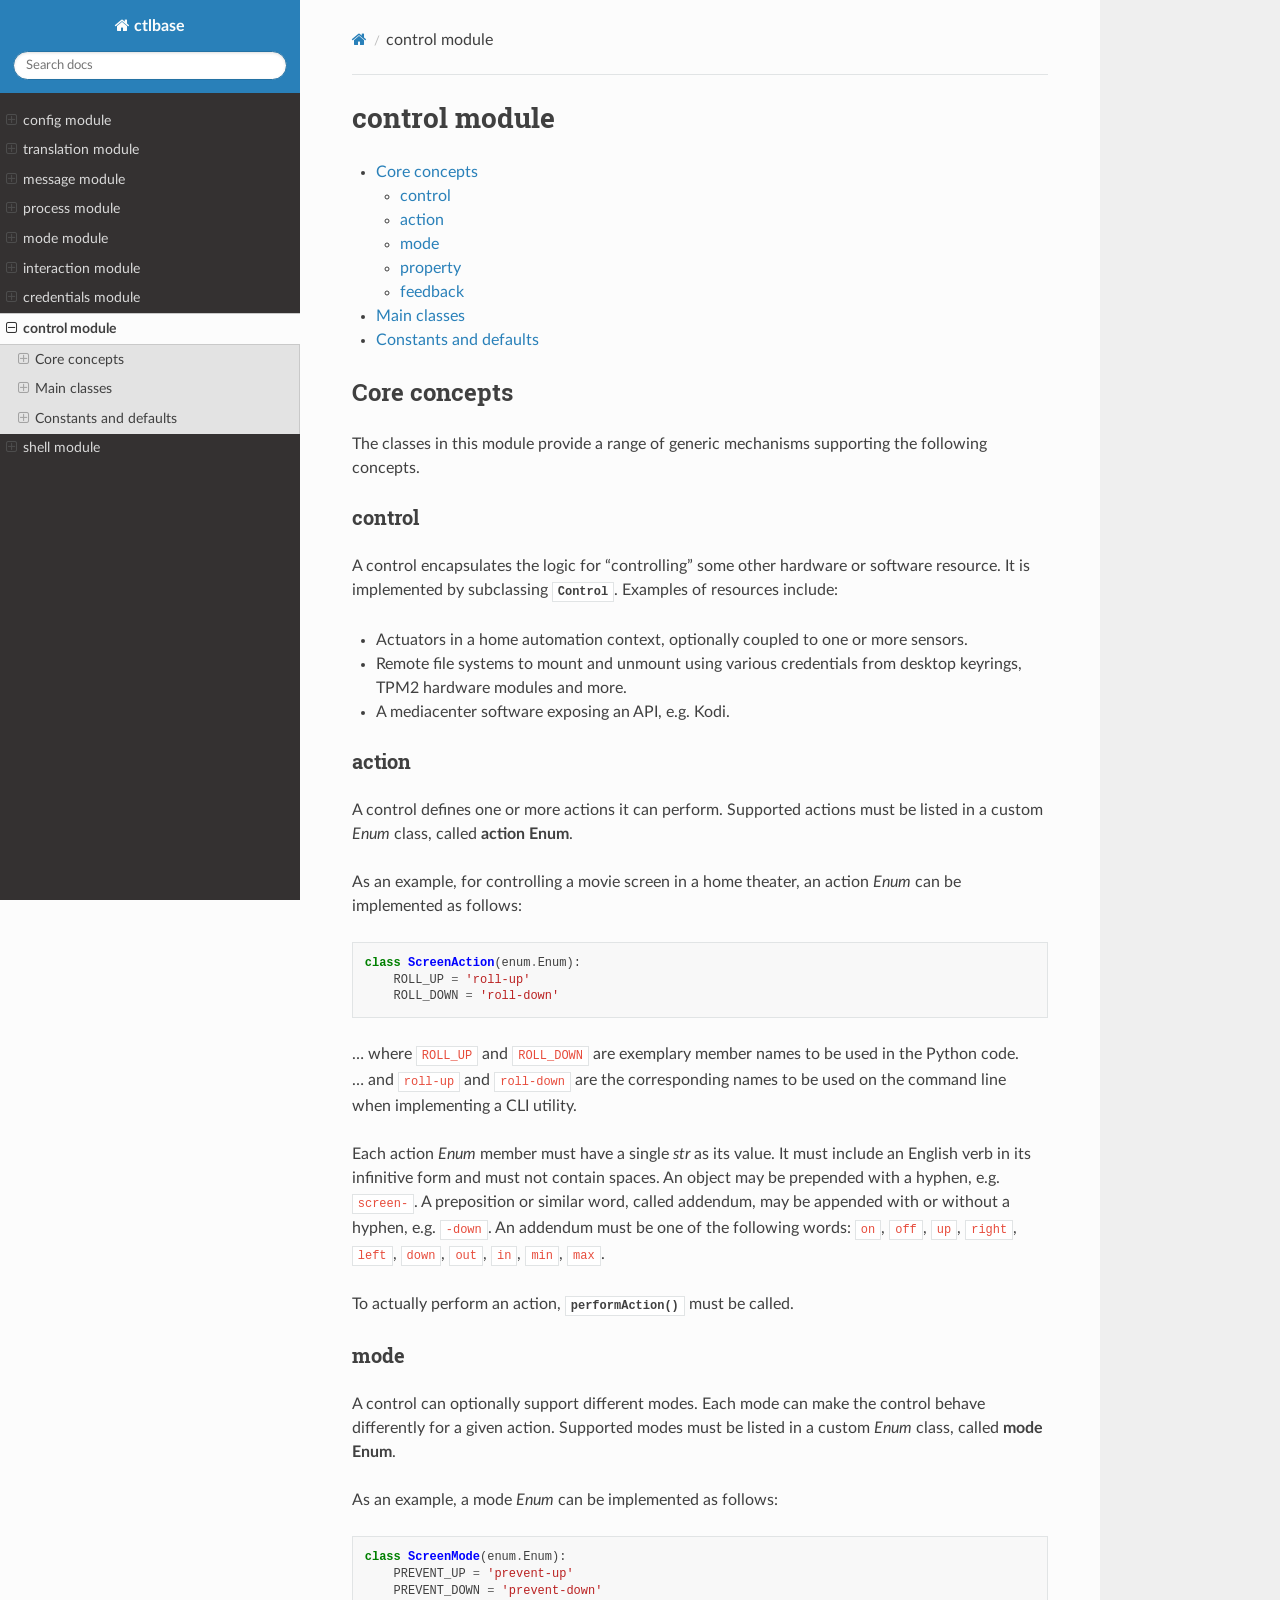
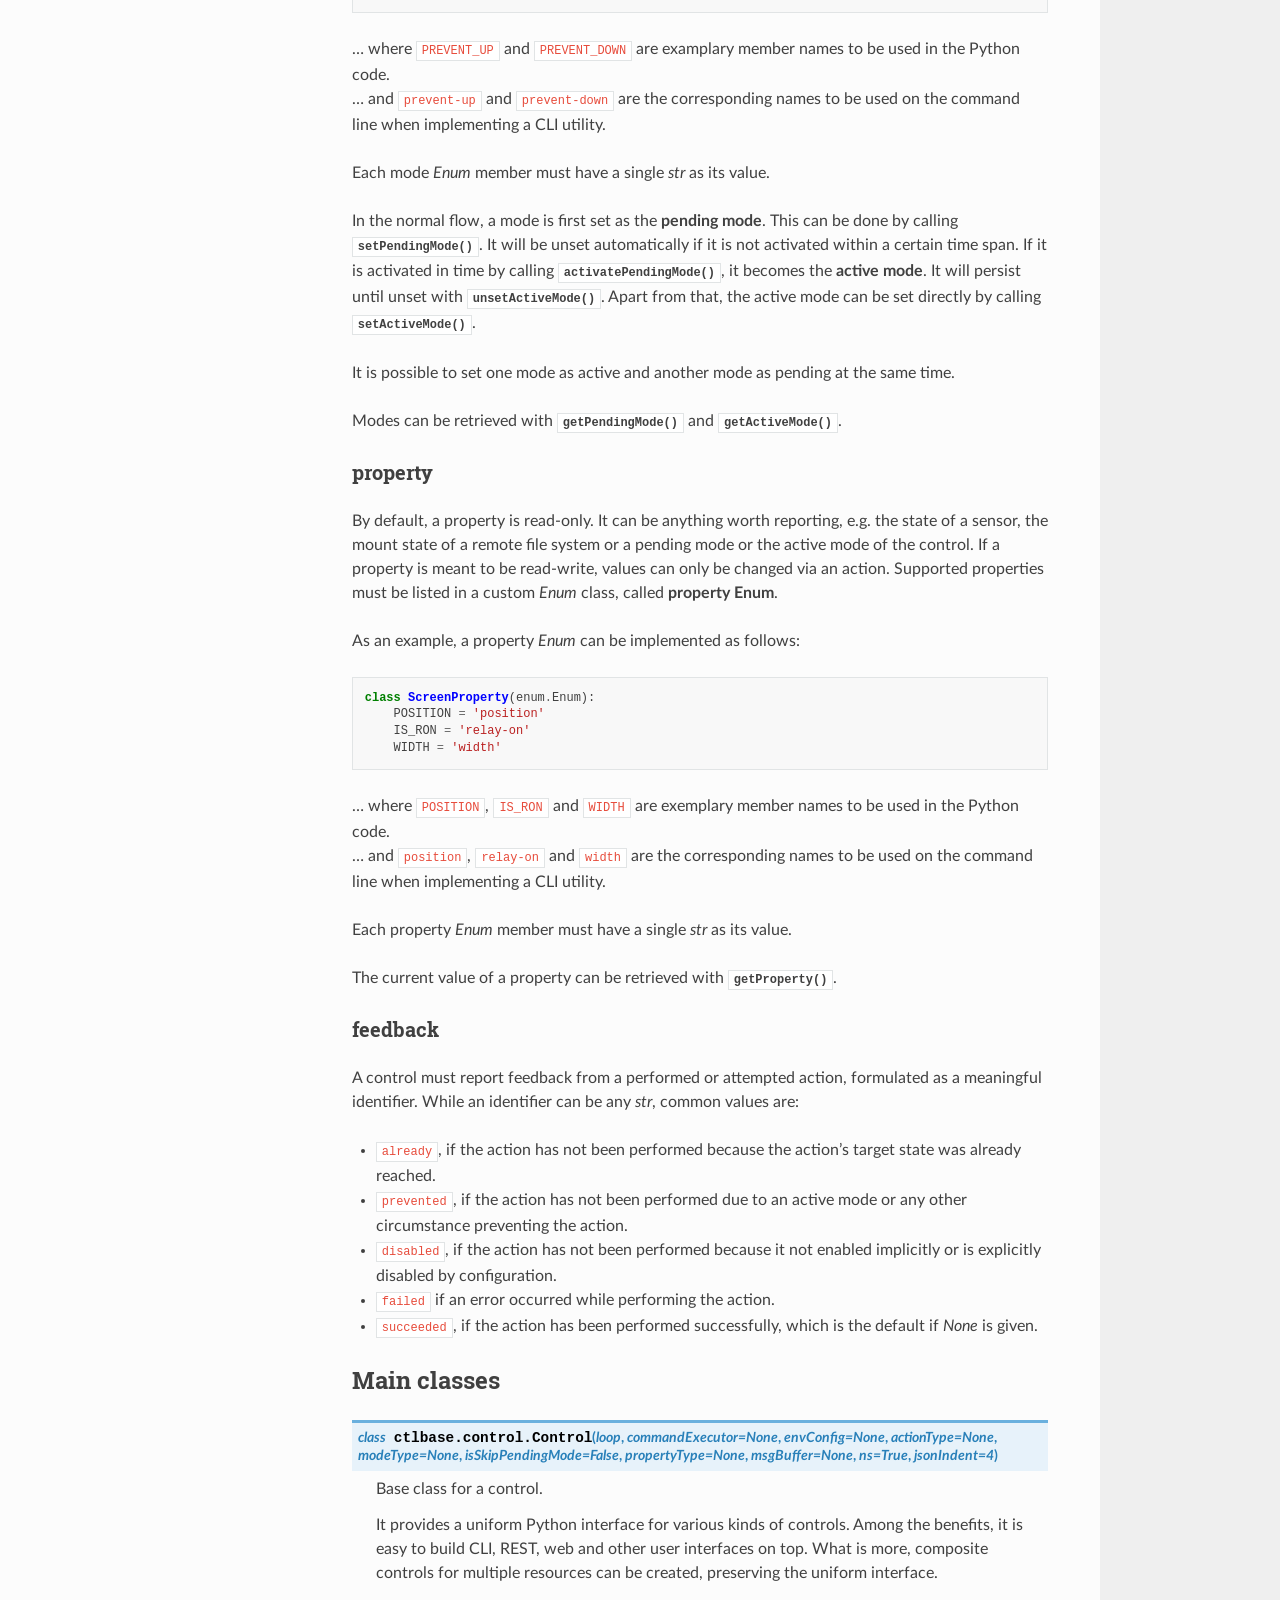
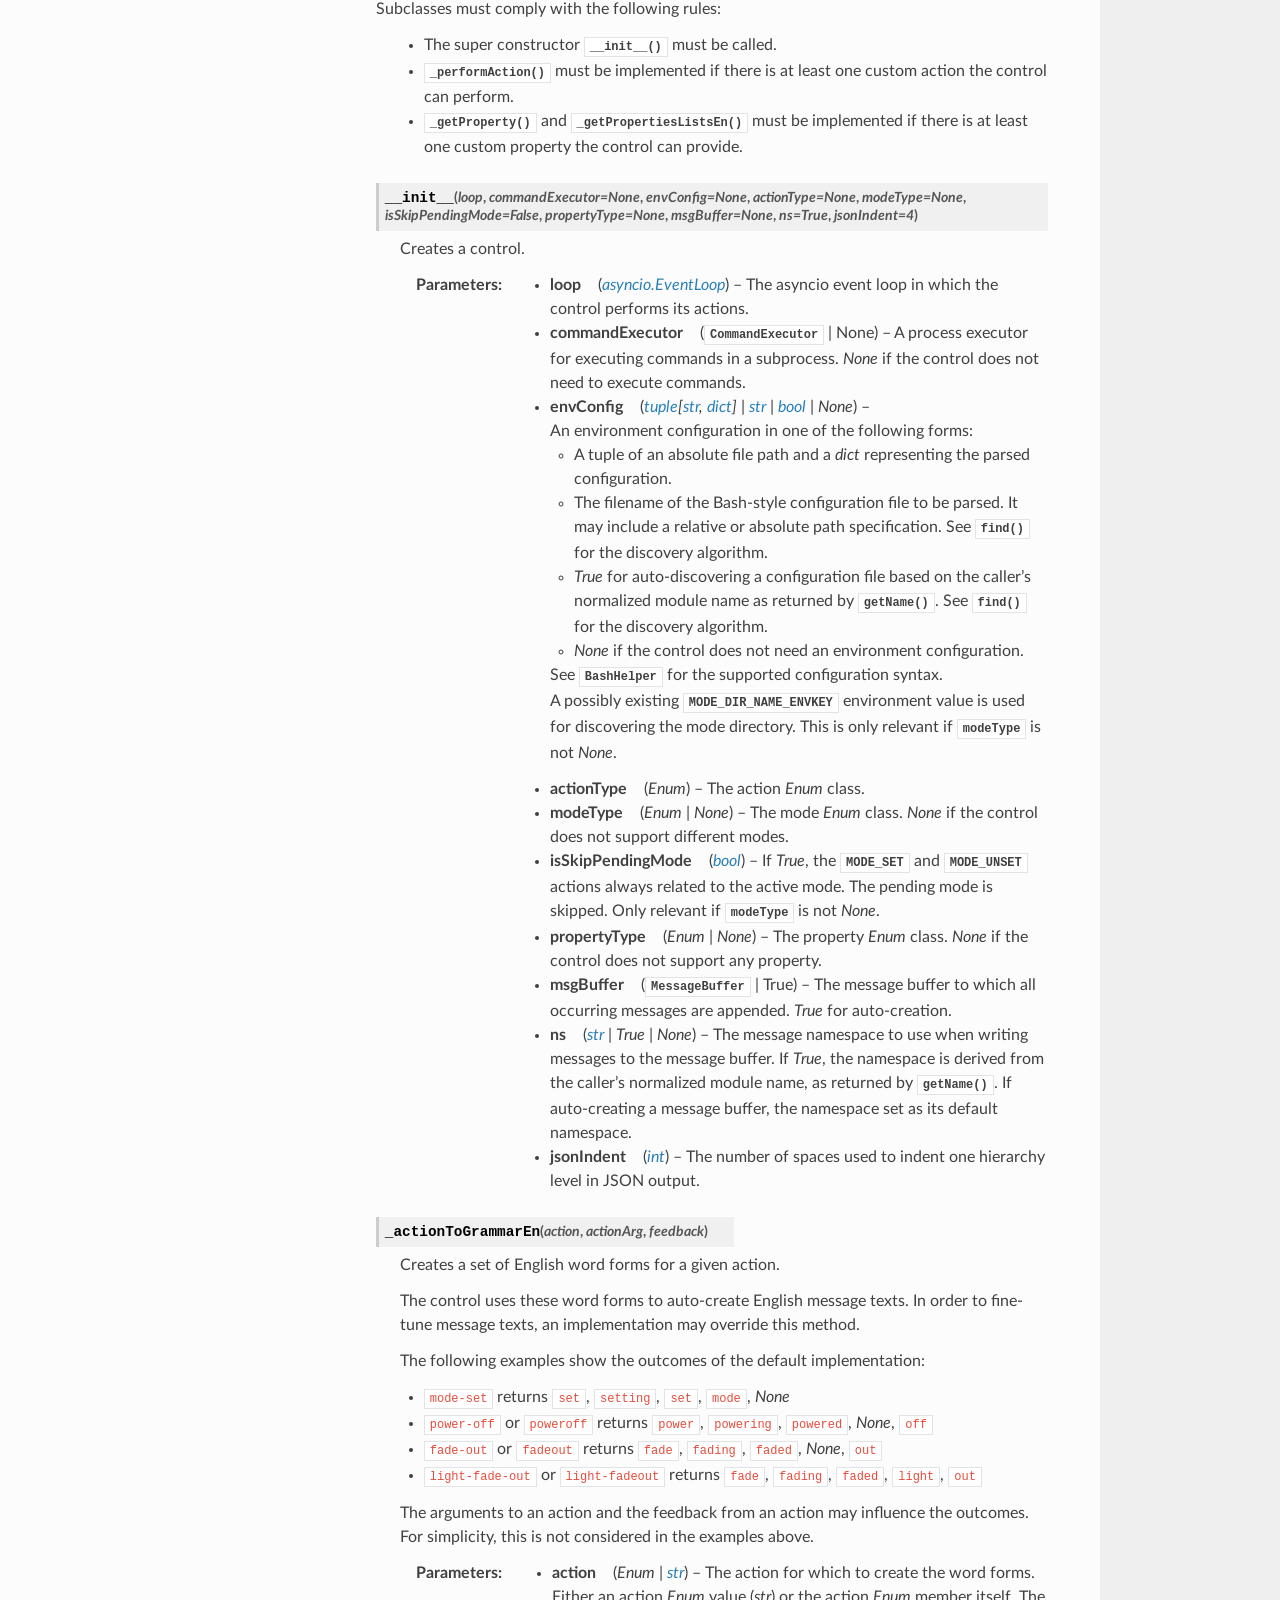
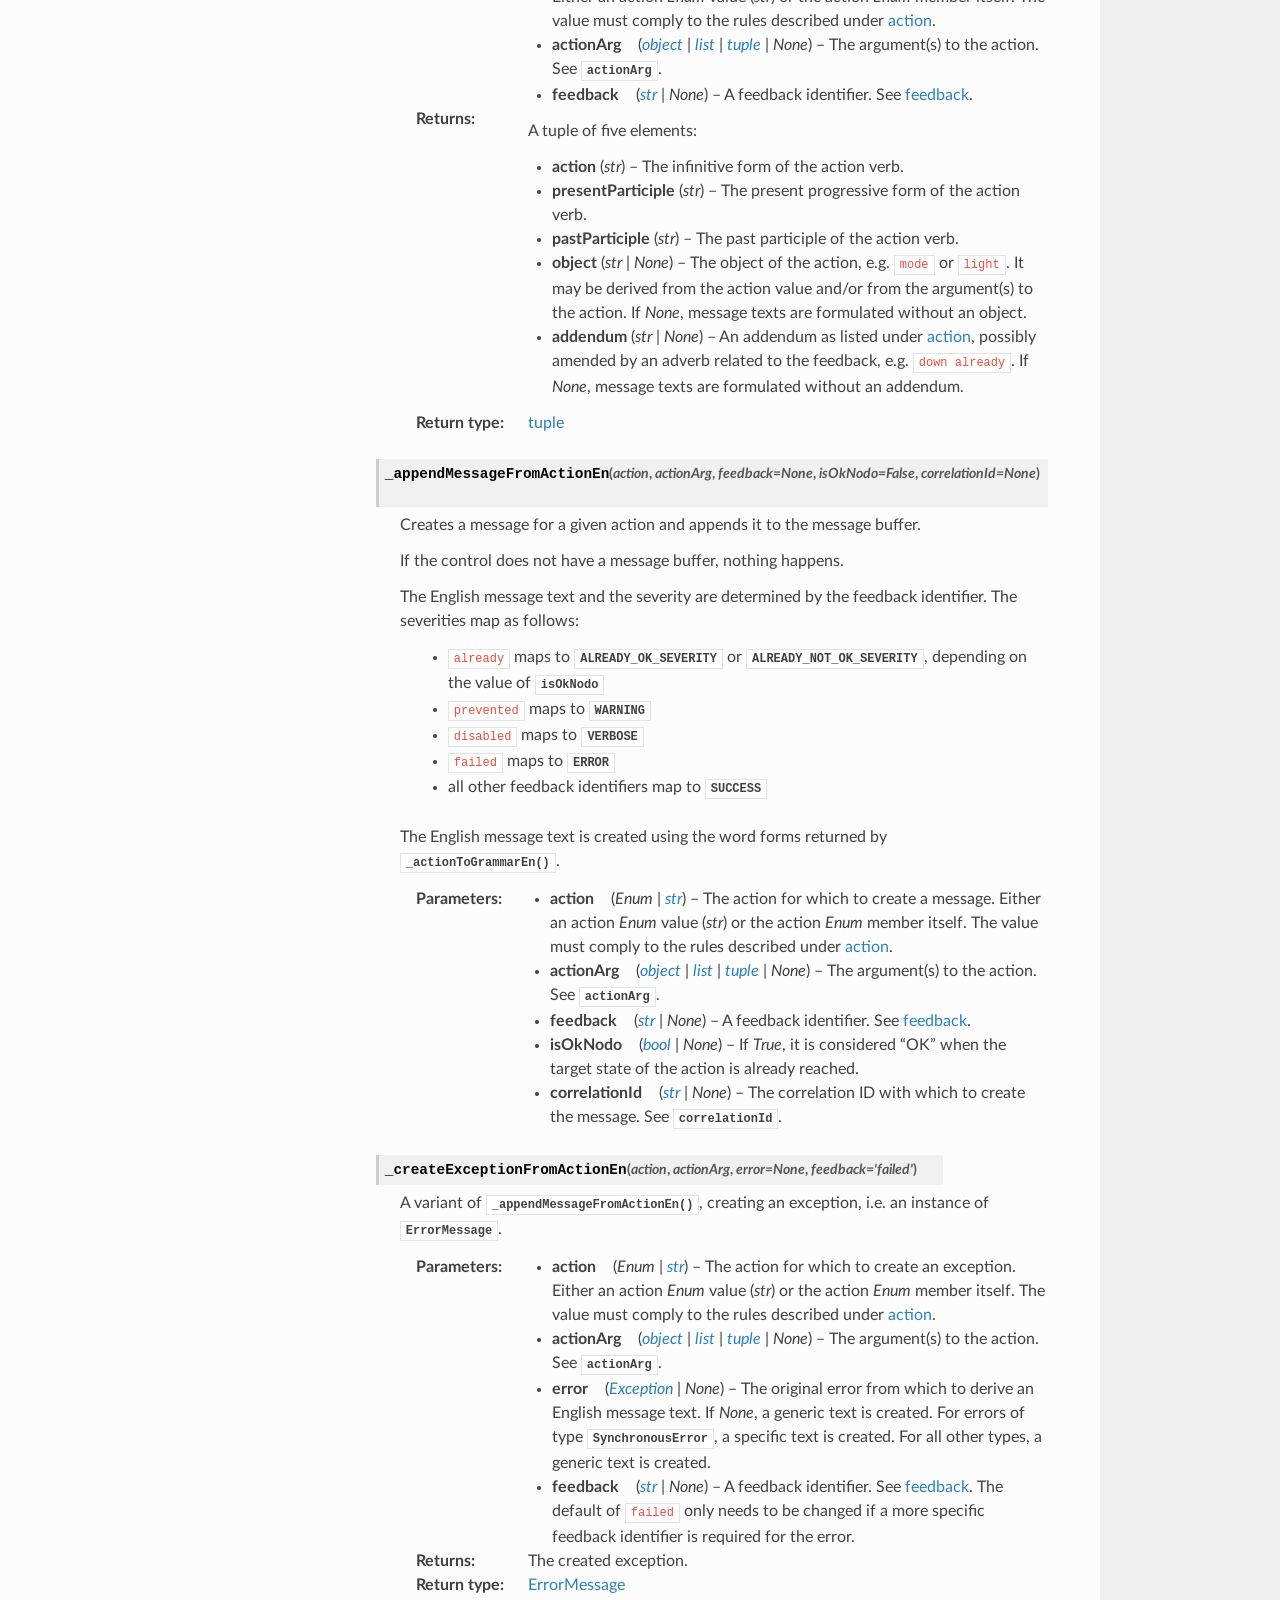
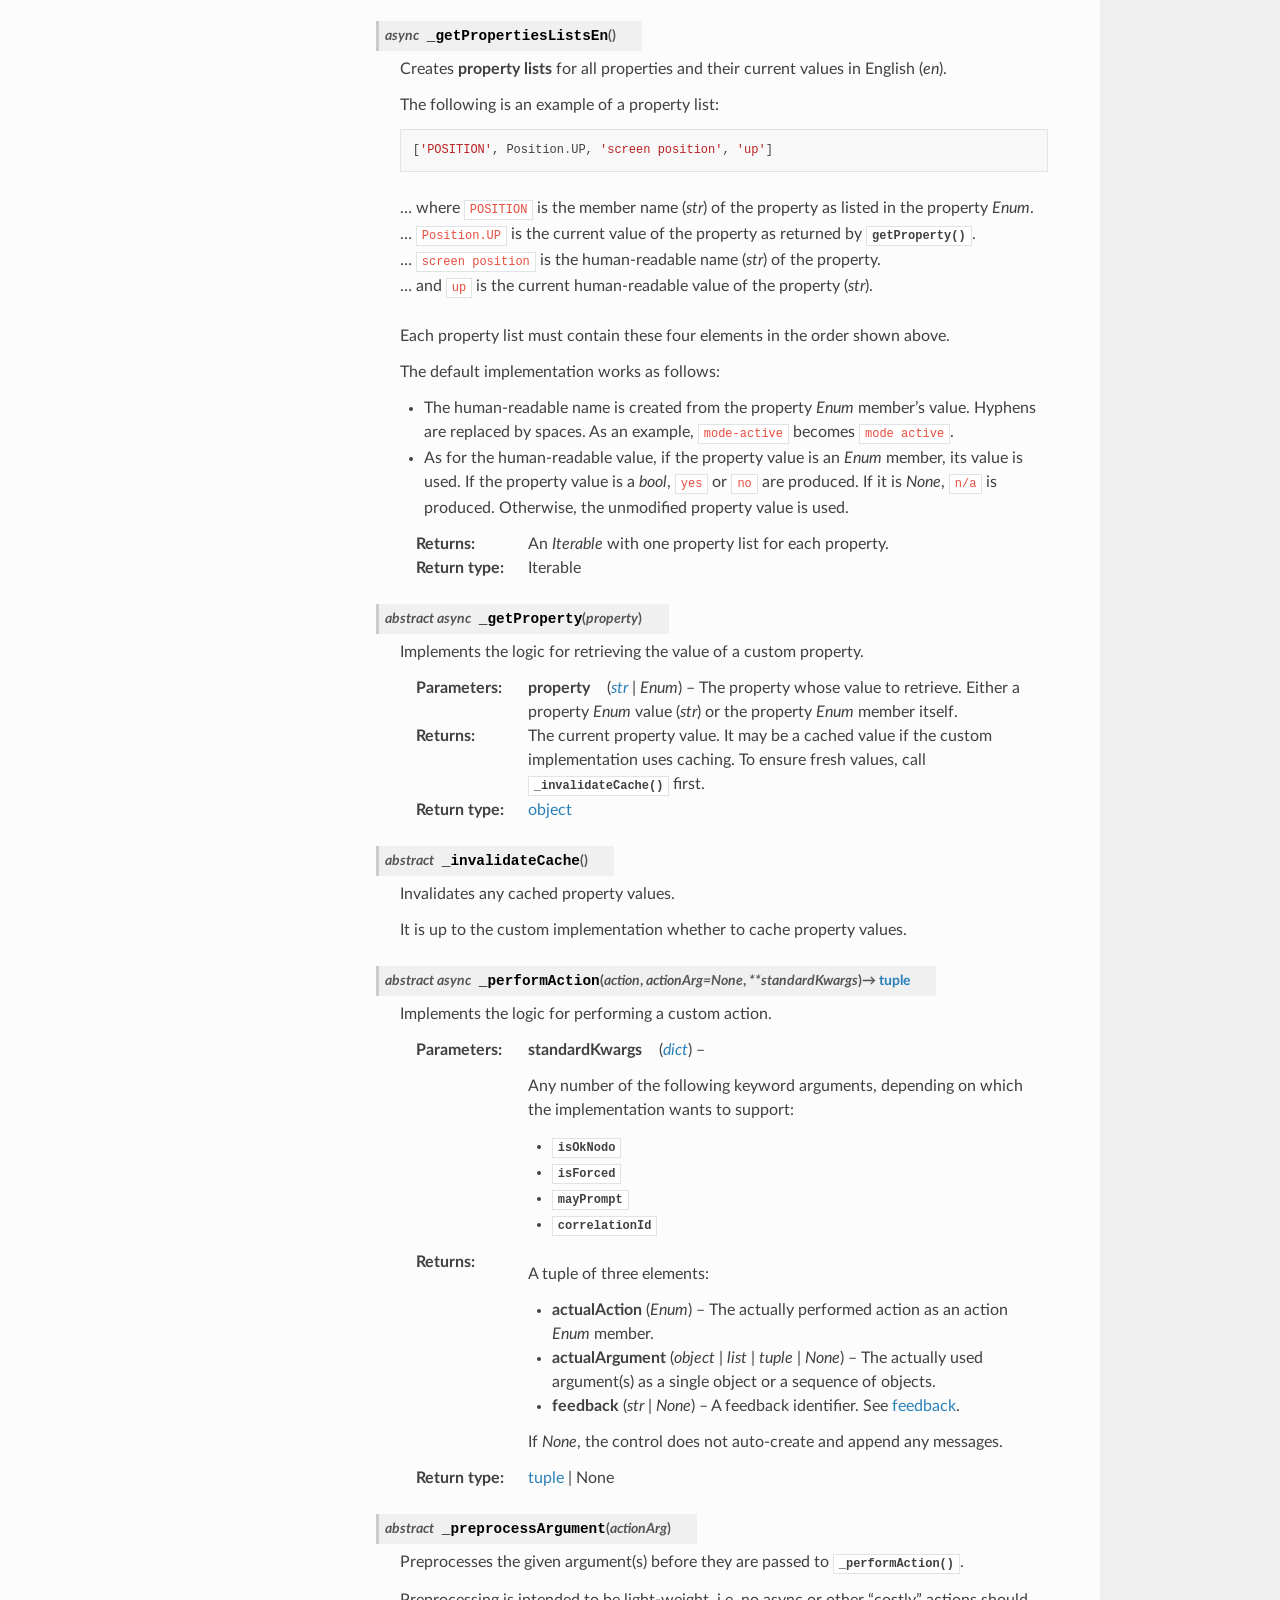
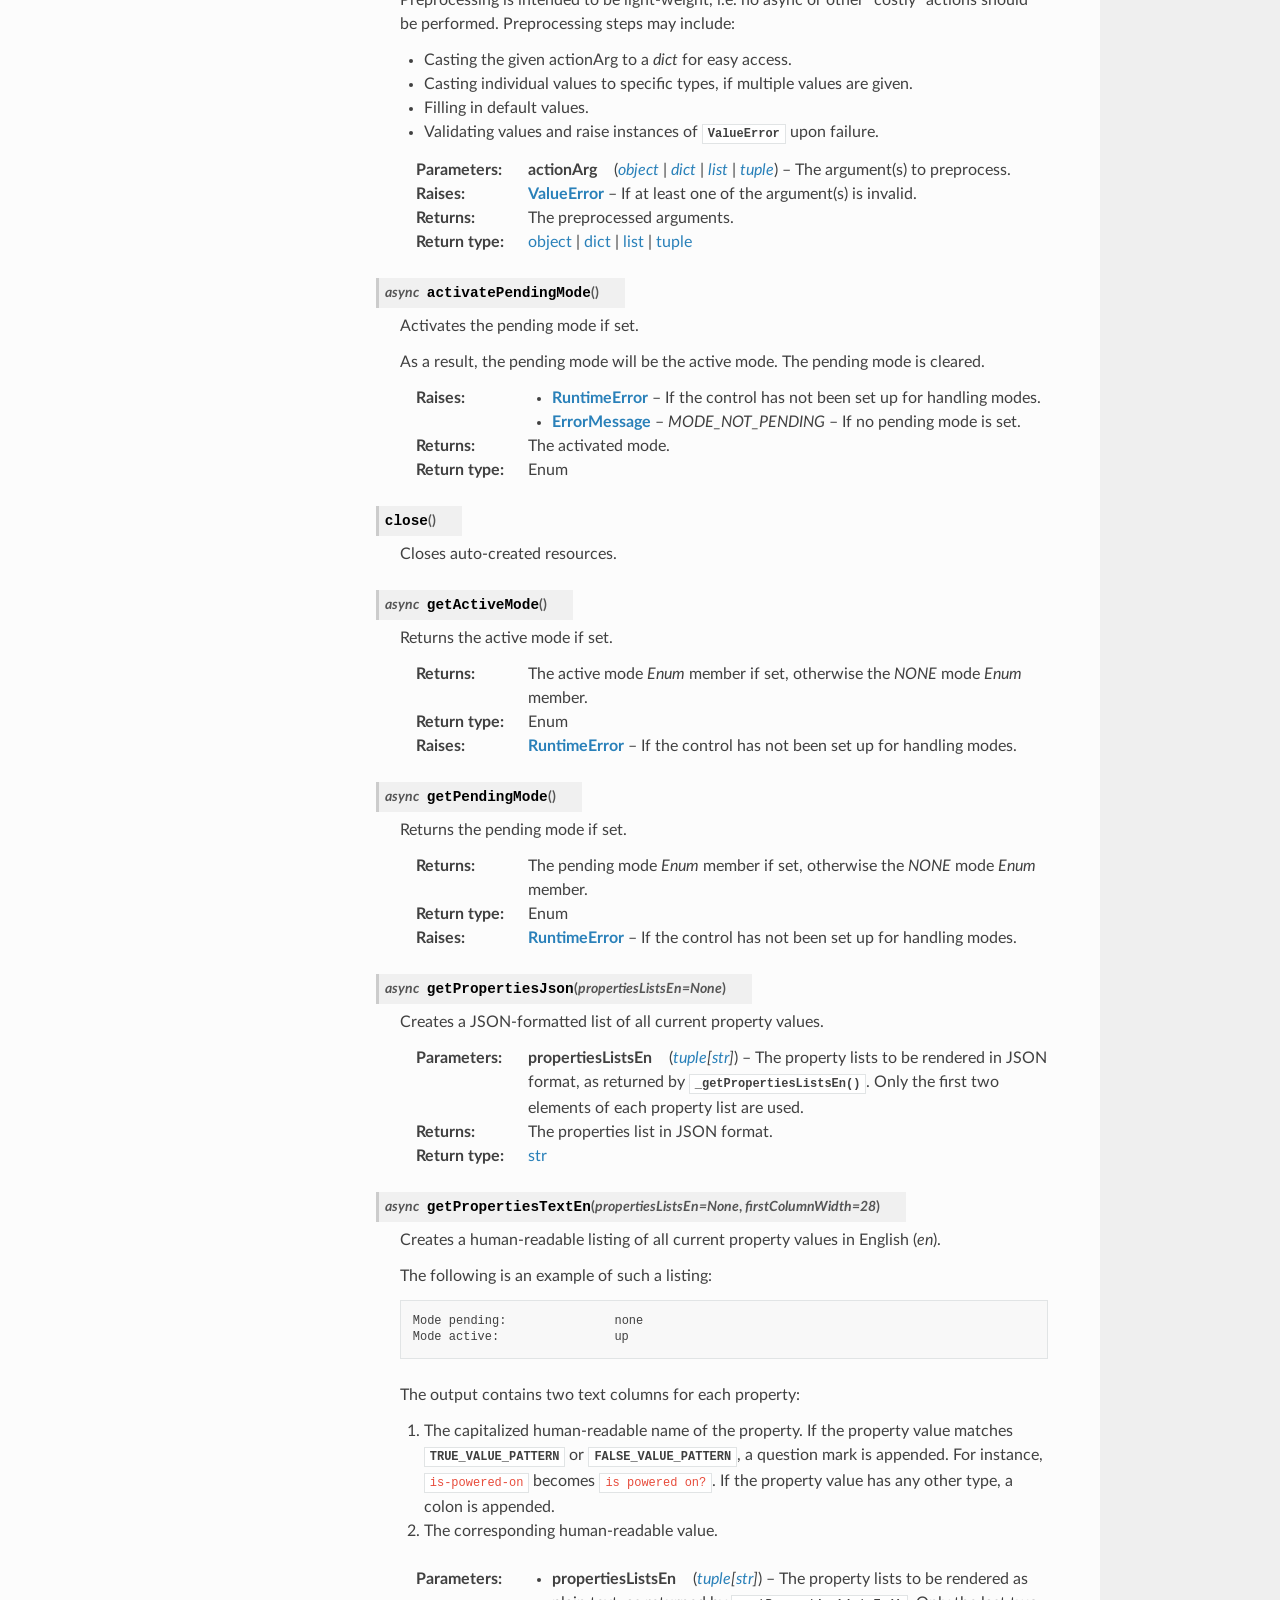
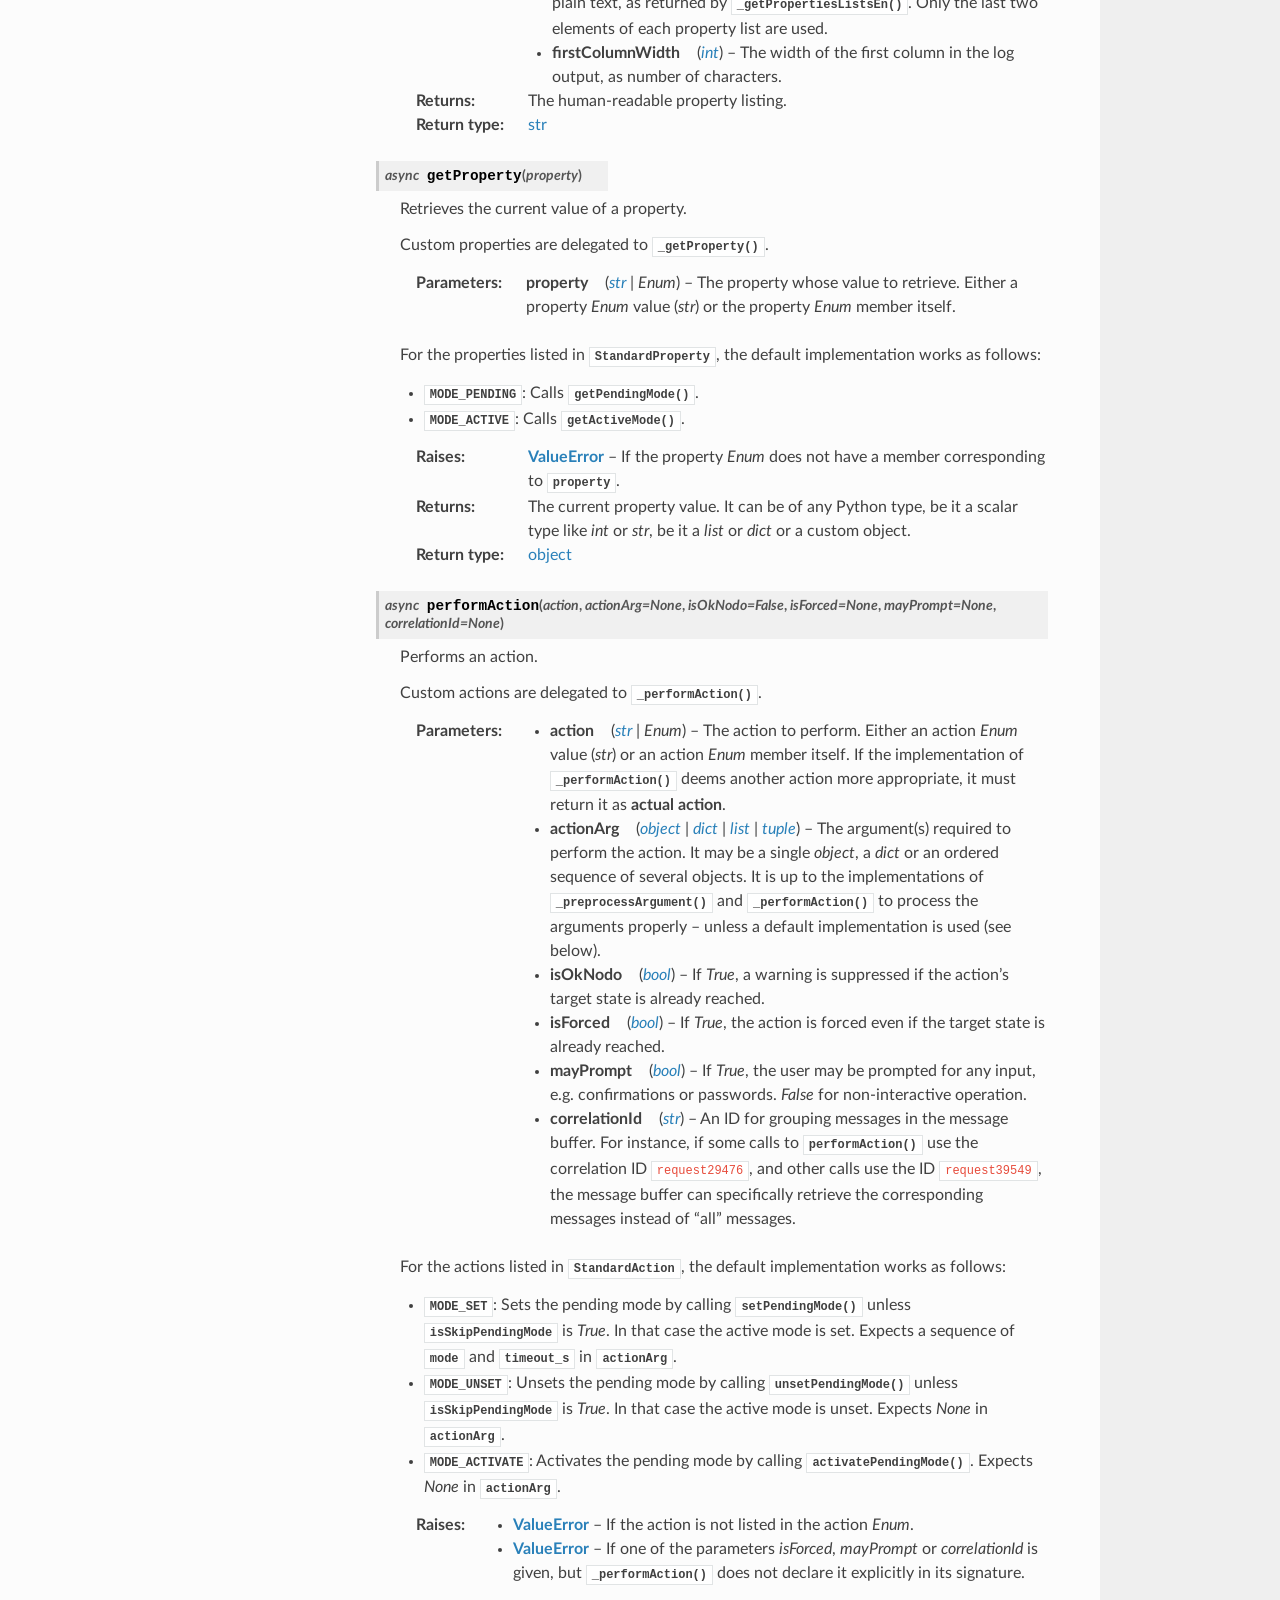
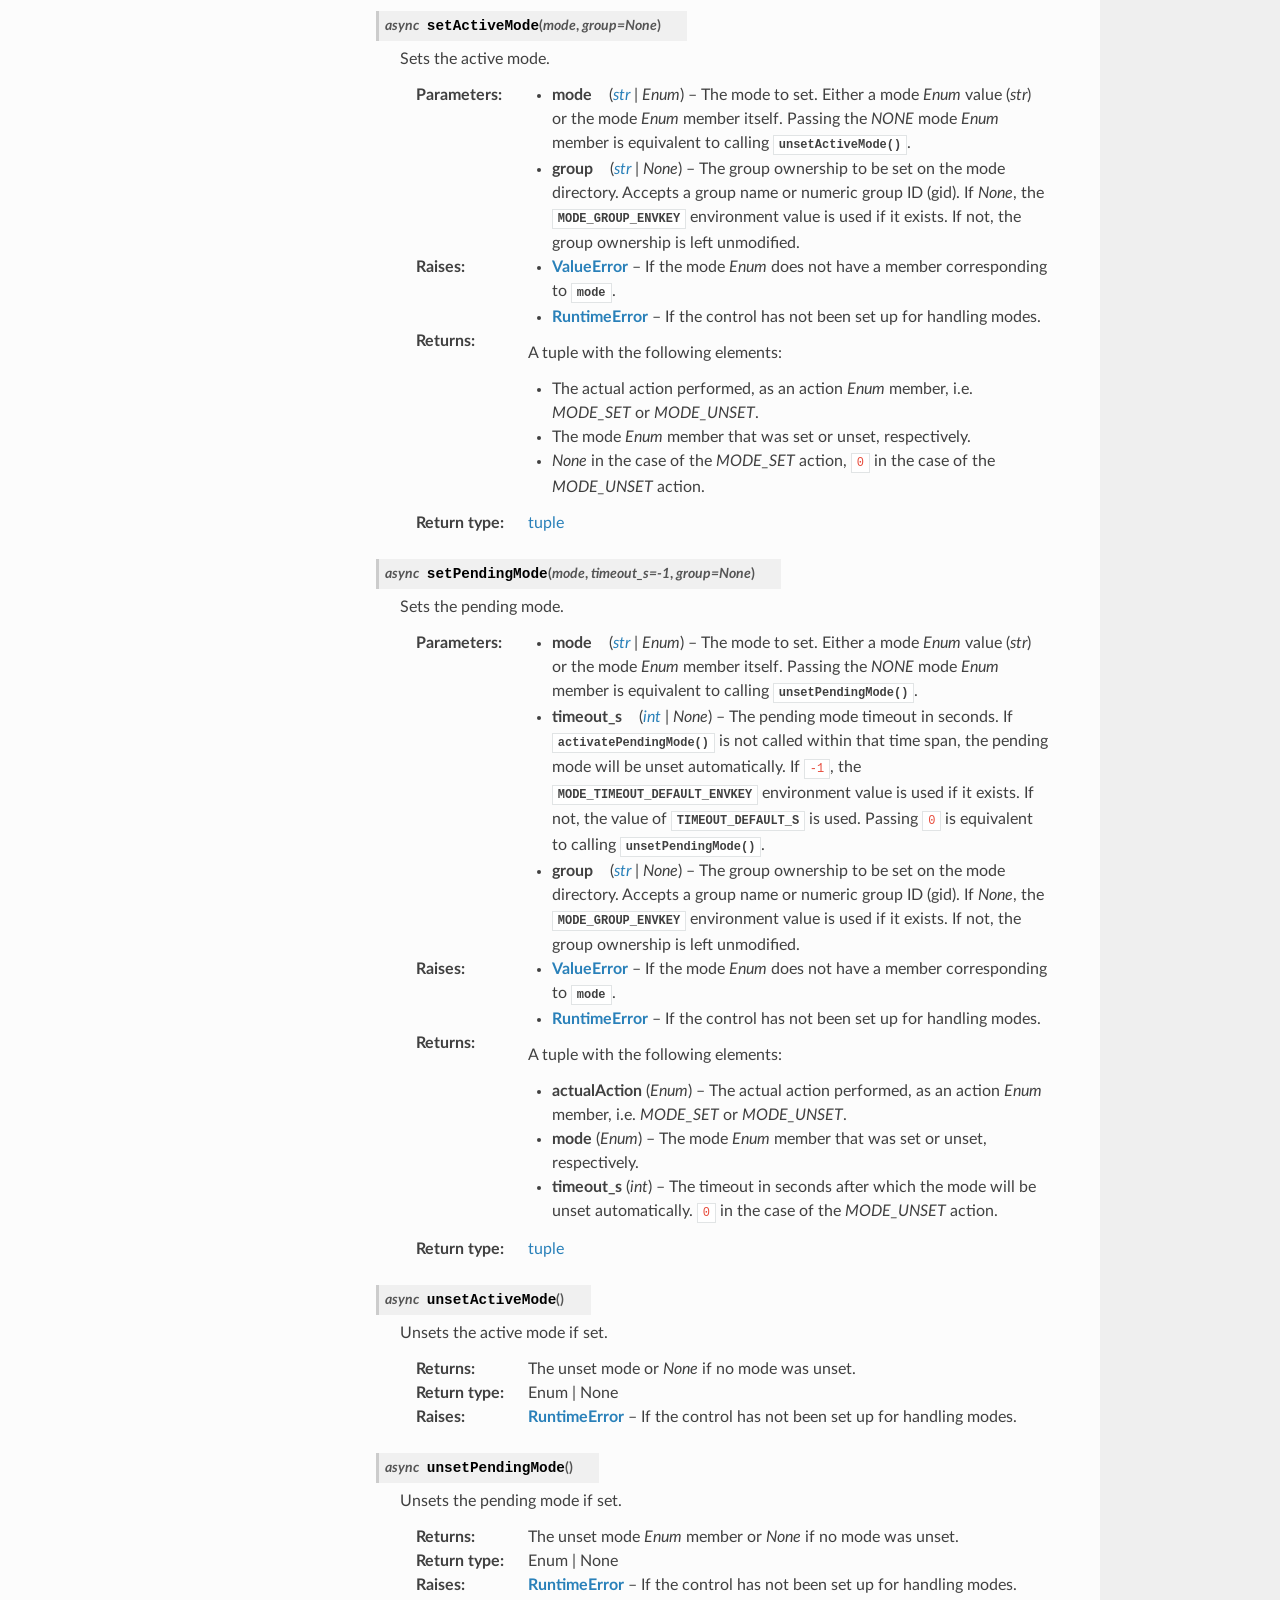
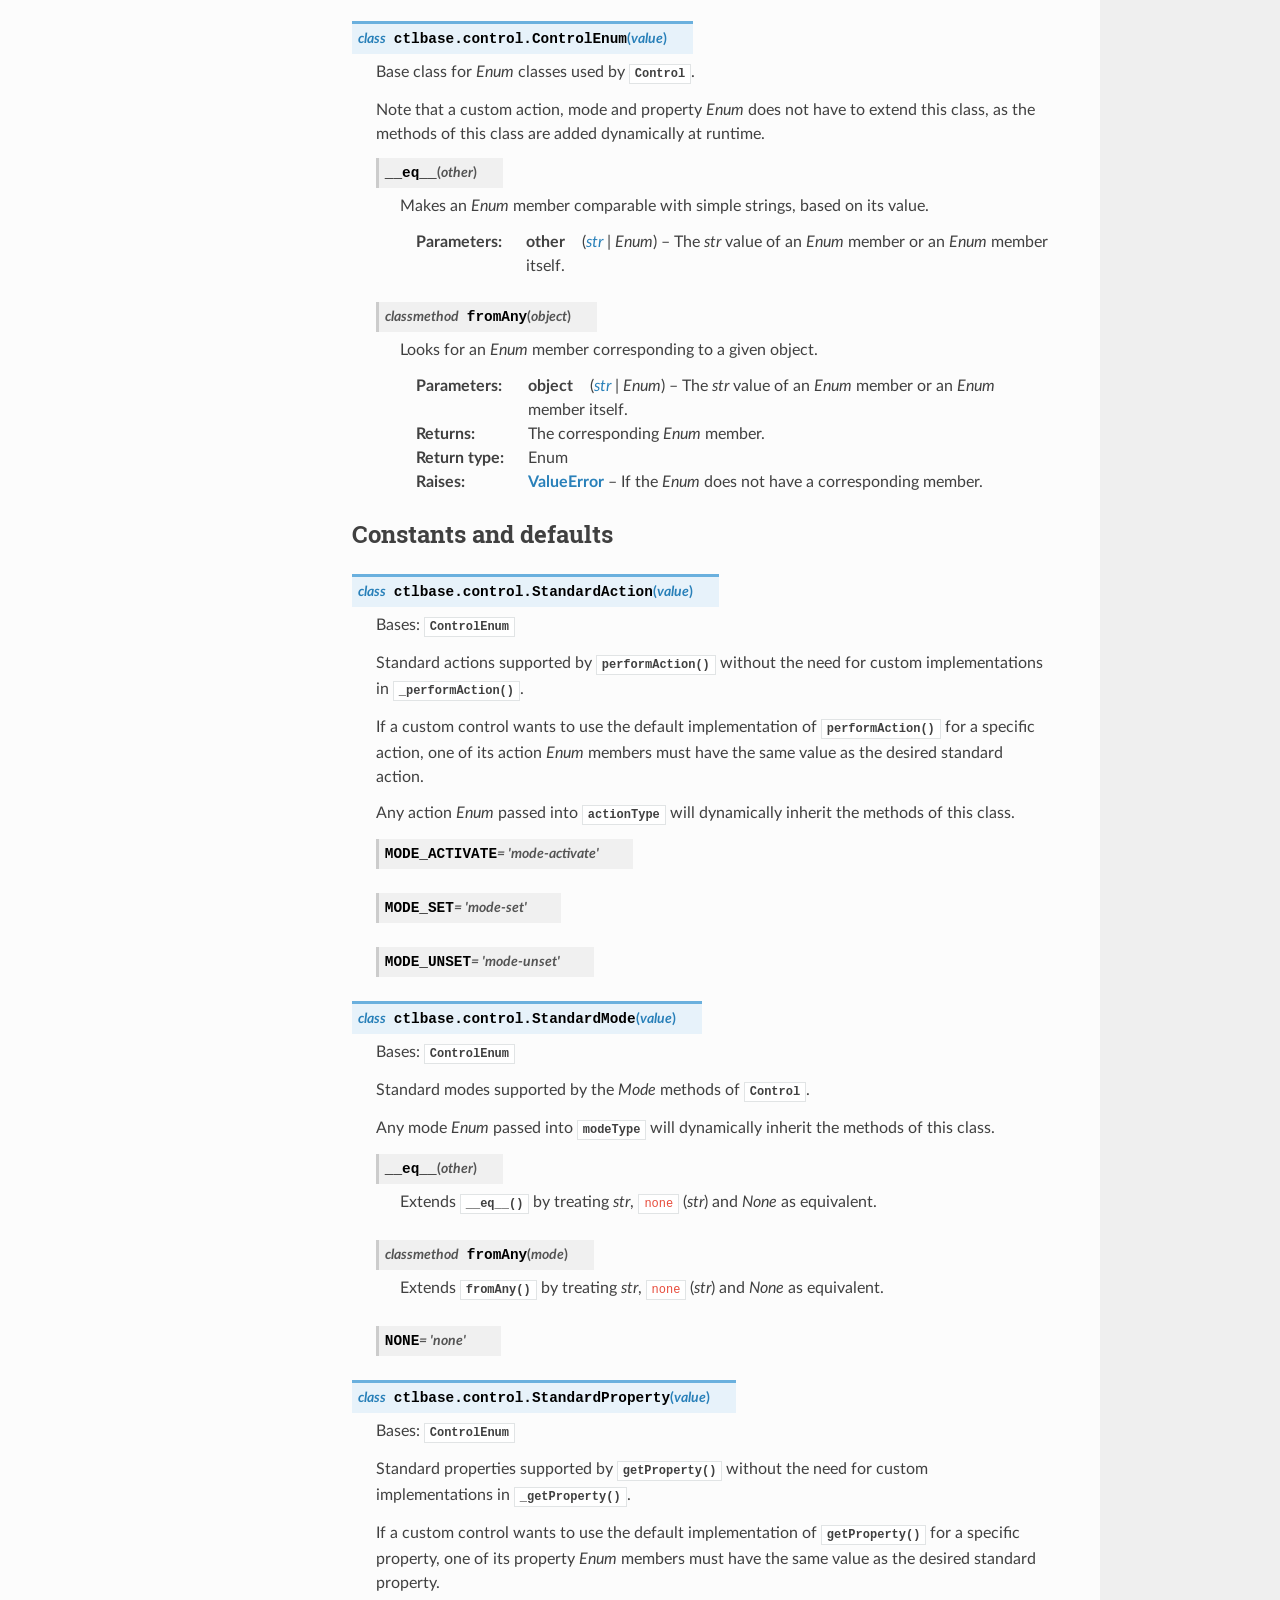
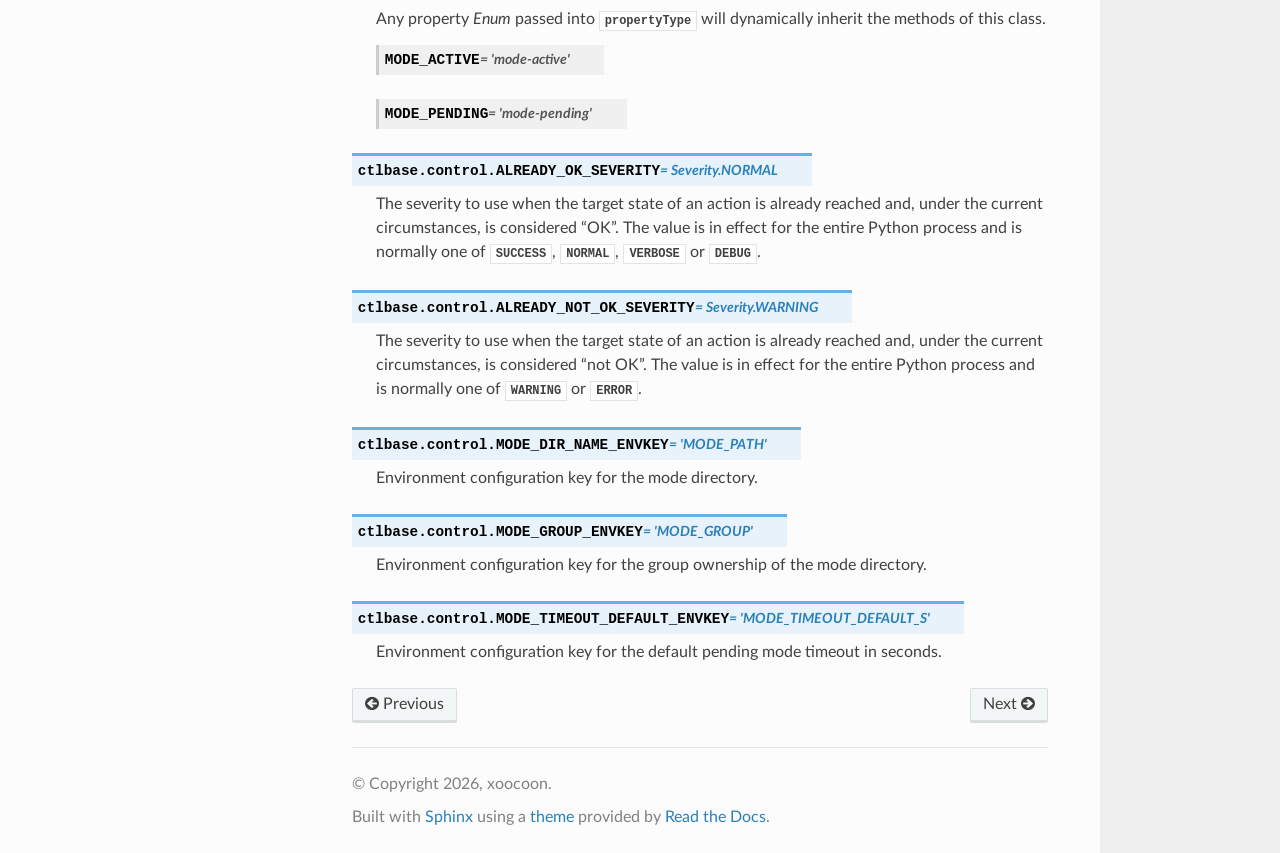
<file: docs/html/control.html>
<!DOCTYPE html>
<html class="writer-html5" lang="en" data-content_root="./">
<head>
  <meta charset="utf-8" /><meta name="viewport" content="width=device-width, initial-scale=1" />

  <meta name="viewport" content="width=device-width, initial-scale=1.0" />
  <title>control module &mdash; ctlbase 1.0a3 documentation</title>
      <link rel="stylesheet" type="text/css" href="_static/pygments.css?v=b86133f3" />
      <link rel="stylesheet" type="text/css" href="_static/css/theme.css?v=9edc463e" />
      <link rel="stylesheet" type="text/css" href="_static/sphinx_paramlinks.css" />

  
      <script src="_static/jquery.js?v=5d32c60e"></script>
      <script src="_static/_sphinx_javascript_frameworks_compat.js?v=2cd50e6c"></script>
      <script src="_static/documentation_options.js?v=a35e1e6e"></script>
      <script src="_static/doctools.js?v=9a2dae69"></script>
      <script src="_static/sphinx_highlight.js?v=dc90522c"></script>
    <script src="_static/js/theme.js"></script>
    <link rel="index" title="Index" href="genindex.html" />
    <link rel="search" title="Search" href="search.html" />
    <link rel="next" title="shell module" href="shell.html" />
    <link rel="prev" title="credentials module" href="credentials.html" /> 
</head>

<body class="wy-body-for-nav"> 
  <div class="wy-grid-for-nav">
    <nav data-toggle="wy-nav-shift" class="wy-nav-side">
      <div class="wy-side-scroll">
        <div class="wy-side-nav-search" >

          
          
          <a href="index.html" class="icon icon-home">
            ctlbase
          </a>
<div role="search">
  <form id="rtd-search-form" class="wy-form" action="search.html" method="get">
    <input type="text" name="q" placeholder="Search docs" aria-label="Search docs" />
    <input type="hidden" name="check_keywords" value="yes" />
    <input type="hidden" name="area" value="default" />
  </form>
</div>
        </div><div class="wy-menu wy-menu-vertical" data-spy="affix" role="navigation" aria-label="Navigation menu">
              <ul class="current">
<li class="toctree-l1"><a class="reference internal" href="config.html">config module</a><ul>
<li class="toctree-l2"><a class="reference internal" href="config.html#main-classes">Main classes</a><ul>
<li class="toctree-l3"><a class="reference internal" href="config.html#ctlbase.config.CallerInspector"><code class="docutils literal notranslate"><span class="pre">CallerInspector</span></code></a><ul>
<li class="toctree-l4"><a class="reference internal" href="config.html#ctlbase.config.CallerInspector.__init__"><code class="docutils literal notranslate"><span class="pre">CallerInspector.__init__()</span></code></a></li>
<li class="toctree-l4"><a class="reference internal" href="config.html#ctlbase.config.CallerInspector.getName"><code class="docutils literal notranslate"><span class="pre">CallerInspector.getName()</span></code></a></li>
<li class="toctree-l4"><a class="reference internal" href="config.html#ctlbase.config.CallerInspector.getPath"><code class="docutils literal notranslate"><span class="pre">CallerInspector.getPath()</span></code></a></li>
</ul>
</li>
<li class="toctree-l3"><a class="reference internal" href="config.html#ctlbase.config.FileHelper"><code class="docutils literal notranslate"><span class="pre">FileHelper</span></code></a><ul>
<li class="toctree-l4"><a class="reference internal" href="config.html#ctlbase.config.FileHelper.Type"><code class="docutils literal notranslate"><span class="pre">FileHelper.Type</span></code></a></li>
<li class="toctree-l4"><a class="reference internal" href="config.html#ctlbase.config.FileHelper.find"><code class="docutils literal notranslate"><span class="pre">FileHelper.find()</span></code></a></li>
<li class="toctree-l4"><a class="reference internal" href="config.html#ctlbase.config.FileHelper.findBinary"><code class="docutils literal notranslate"><span class="pre">FileHelper.findBinary()</span></code></a></li>
<li class="toctree-l4"><a class="reference internal" href="config.html#ctlbase.config.FileHelper.findConfig"><code class="docutils literal notranslate"><span class="pre">FileHelper.findConfig()</span></code></a></li>
<li class="toctree-l4"><a class="reference internal" href="config.html#ctlbase.config.FileHelper.findTranslation"><code class="docutils literal notranslate"><span class="pre">FileHelper.findTranslation()</span></code></a></li>
<li class="toctree-l4"><a class="reference internal" href="config.html#ctlbase.config.FileHelper.BIN_LOCATIONS"><code class="docutils literal notranslate"><span class="pre">FileHelper.BIN_LOCATIONS</span></code></a></li>
<li class="toctree-l4"><a class="reference internal" href="config.html#ctlbase.config.FileHelper.CONFIG_LOCATIONS"><code class="docutils literal notranslate"><span class="pre">FileHelper.CONFIG_LOCATIONS</span></code></a></li>
<li class="toctree-l4"><a class="reference internal" href="config.html#ctlbase.config.FileHelper.TRANSLATION_LOCATIONS"><code class="docutils literal notranslate"><span class="pre">FileHelper.TRANSLATION_LOCATIONS</span></code></a></li>
</ul>
</li>
<li class="toctree-l3"><a class="reference internal" href="config.html#ctlbase.config.BashHelper"><code class="docutils literal notranslate"><span class="pre">BashHelper</span></code></a><ul>
<li class="toctree-l4"><a class="reference internal" href="config.html#ctlbase.config.BashHelper.Array"><code class="docutils literal notranslate"><span class="pre">BashHelper.Array</span></code></a></li>
<li class="toctree-l4"><a class="reference internal" href="config.html#ctlbase.config.BashHelper.Scalar"><code class="docutils literal notranslate"><span class="pre">BashHelper.Scalar</span></code></a></li>
<li class="toctree-l4"><a class="reference internal" href="config.html#ctlbase.config.BashHelper.parseConfig"><code class="docutils literal notranslate"><span class="pre">BashHelper.parseConfig()</span></code></a></li>
</ul>
</li>
</ul>
</li>
<li class="toctree-l2"><a class="reference internal" href="config.html#constants-and-defaults">Constants and defaults</a><ul>
<li class="toctree-l3"><a class="reference internal" href="config.html#ctlbase.config.Caller"><code class="docutils literal notranslate"><span class="pre">Caller</span></code></a></li>
<li class="toctree-l3"><a class="reference internal" href="config.html#ctlbase.config.TRUE_VALUE_PATTERN"><code class="docutils literal notranslate"><span class="pre">TRUE_VALUE_PATTERN</span></code></a></li>
<li class="toctree-l3"><a class="reference internal" href="config.html#ctlbase.config.FALSE_VALUE_PATTERN"><code class="docutils literal notranslate"><span class="pre">FALSE_VALUE_PATTERN</span></code></a></li>
</ul>
</li>
</ul>
</li>
<li class="toctree-l1"><a class="reference internal" href="translation.html">translation module</a><ul>
<li class="toctree-l2"><a class="reference internal" href="translation.html#main-classes">Main classes</a><ul>
<li class="toctree-l3"><a class="reference internal" href="translation.html#ctlbase.translation.TranslationManager"><code class="docutils literal notranslate"><span class="pre">TranslationManager</span></code></a><ul>
<li class="toctree-l4"><a class="reference internal" href="translation.html#ctlbase.translation.TranslationManager.__init__"><code class="docutils literal notranslate"><span class="pre">TranslationManager.__init__()</span></code></a></li>
<li class="toctree-l4"><a class="reference internal" href="translation.html#ctlbase.translation.TranslationManager.changeLanguage"><code class="docutils literal notranslate"><span class="pre">TranslationManager.changeLanguage()</span></code></a></li>
<li class="toctree-l4"><a class="reference internal" href="translation.html#ctlbase.translation.TranslationManager.loadLanguages"><code class="docutils literal notranslate"><span class="pre">TranslationManager.loadLanguages()</span></code></a></li>
<li class="toctree-l4"><a class="reference internal" href="translation.html#ctlbase.translation.TranslationManager.translate"><code class="docutils literal notranslate"><span class="pre">TranslationManager.translate()</span></code></a></li>
<li class="toctree-l4"><a class="reference internal" href="translation.html#ctlbase.translation.TranslationManager.language"><code class="docutils literal notranslate"><span class="pre">TranslationManager.language</span></code></a></li>
</ul>
</li>
</ul>
</li>
<li class="toctree-l2"><a class="reference internal" href="translation.html#constants-and-defaults">Constants and defaults</a><ul>
<li class="toctree-l3"><a class="reference internal" href="translation.html#ctlbase.translation.Translation"><code class="docutils literal notranslate"><span class="pre">Translation</span></code></a></li>
</ul>
</li>
</ul>
</li>
<li class="toctree-l1"><a class="reference internal" href="message.html">message module</a><ul>
<li class="toctree-l2"><a class="reference internal" href="message.html#main-classes">Main classes</a><ul>
<li class="toctree-l3"><a class="reference internal" href="message.html#ctlbase.message.Message"><code class="docutils literal notranslate"><span class="pre">Message</span></code></a><ul>
<li class="toctree-l4"><a class="reference internal" href="message.html#ctlbase.message.Message.__eq__"><code class="docutils literal notranslate"><span class="pre">Message.__eq__()</span></code></a></li>
<li class="toctree-l4"><a class="reference internal" href="message.html#ctlbase.message.Message.__init__"><code class="docutils literal notranslate"><span class="pre">Message.__init__()</span></code></a></li>
<li class="toctree-l4"><a class="reference internal" href="message.html#ctlbase.message.Message.fromDict"><code class="docutils literal notranslate"><span class="pre">Message.fromDict()</span></code></a></li>
<li class="toctree-l4"><a class="reference internal" href="message.html#ctlbase.message.Message.fromJson"><code class="docutils literal notranslate"><span class="pre">Message.fromJson()</span></code></a></li>
<li class="toctree-l4"><a class="reference internal" href="message.html#ctlbase.message.Message.getTextLngs"><code class="docutils literal notranslate"><span class="pre">Message.getTextLngs()</span></code></a></li>
<li class="toctree-l4"><a class="reference internal" href="message.html#ctlbase.message.Message.toColoredText"><code class="docutils literal notranslate"><span class="pre">Message.toColoredText()</span></code></a></li>
<li class="toctree-l4"><a class="reference internal" href="message.html#ctlbase.message.Message.toJson"><code class="docutils literal notranslate"><span class="pre">Message.toJson()</span></code></a></li>
<li class="toctree-l4"><a class="reference internal" href="message.html#ctlbase.message.Message.toText"><code class="docutils literal notranslate"><span class="pre">Message.toText()</span></code></a></li>
<li class="toctree-l4"><a class="reference internal" href="message.html#ctlbase.message.Message.arguments"><code class="docutils literal notranslate"><span class="pre">Message.arguments</span></code></a></li>
<li class="toctree-l4"><a class="reference internal" href="message.html#ctlbase.message.Message.correlationId"><code class="docutils literal notranslate"><span class="pre">Message.correlationId</span></code></a></li>
<li class="toctree-l4"><a class="reference internal" href="message.html#ctlbase.message.Message.key"><code class="docutils literal notranslate"><span class="pre">Message.key</span></code></a></li>
<li class="toctree-l4"><a class="reference internal" href="message.html#ctlbase.message.Message.ns"><code class="docutils literal notranslate"><span class="pre">Message.ns</span></code></a></li>
<li class="toctree-l4"><a class="reference internal" href="message.html#ctlbase.message.Message.severity"><code class="docutils literal notranslate"><span class="pre">Message.severity</span></code></a></li>
<li class="toctree-l4"><a class="reference internal" href="message.html#ctlbase.message.Message.textEn"><code class="docutils literal notranslate"><span class="pre">Message.textEn</span></code></a></li>
<li class="toctree-l4"><a class="reference internal" href="message.html#ctlbase.message.Message.timestamp_iso"><code class="docutils literal notranslate"><span class="pre">Message.timestamp_iso</span></code></a></li>
</ul>
</li>
<li class="toctree-l3"><a class="reference internal" href="message.html#ctlbase.message.ErrorMessage"><code class="docutils literal notranslate"><span class="pre">ErrorMessage</span></code></a><ul>
<li class="toctree-l4"><a class="reference internal" href="message.html#ctlbase.message.ErrorMessage.__init__"><code class="docutils literal notranslate"><span class="pre">ErrorMessage.__init__()</span></code></a></li>
<li class="toctree-l4"><a class="reference internal" href="message.html#ctlbase.message.ErrorMessage.exitCode"><code class="docutils literal notranslate"><span class="pre">ErrorMessage.exitCode</span></code></a></li>
</ul>
</li>
<li class="toctree-l3"><a class="reference internal" href="message.html#ctlbase.message.MessageBuffer"><code class="docutils literal notranslate"><span class="pre">MessageBuffer</span></code></a><ul>
<li class="toctree-l4"><a class="reference internal" href="message.html#ctlbase.message.MessageBuffer.__init__"><code class="docutils literal notranslate"><span class="pre">MessageBuffer.__init__()</span></code></a></li>
<li class="toctree-l4"><a class="reference internal" href="message.html#ctlbase.message.MessageBuffer.addTranslations"><code class="docutils literal notranslate"><span class="pre">MessageBuffer.addTranslations()</span></code></a></li>
<li class="toctree-l4"><a class="reference internal" href="message.html#ctlbase.message.MessageBuffer.append"><code class="docutils literal notranslate"><span class="pre">MessageBuffer.append()</span></code></a></li>
<li class="toctree-l4"><a class="reference internal" href="message.html#ctlbase.message.MessageBuffer.appendBuffer"><code class="docutils literal notranslate"><span class="pre">MessageBuffer.appendBuffer()</span></code></a></li>
<li class="toctree-l4"><a class="reference internal" href="message.html#ctlbase.message.MessageBuffer.appendJson"><code class="docutils literal notranslate"><span class="pre">MessageBuffer.appendJson()</span></code></a></li>
<li class="toctree-l4"><a class="reference internal" href="message.html#ctlbase.message.MessageBuffer.clear"><code class="docutils literal notranslate"><span class="pre">MessageBuffer.clear()</span></code></a></li>
<li class="toctree-l4"><a class="reference internal" href="message.html#ctlbase.message.MessageBuffer.getExitCode"><code class="docutils literal notranslate"><span class="pre">MessageBuffer.getExitCode()</span></code></a></li>
<li class="toctree-l4"><a class="reference internal" href="message.html#ctlbase.message.MessageBuffer.getJson"><code class="docutils literal notranslate"><span class="pre">MessageBuffer.getJson()</span></code></a></li>
<li class="toctree-l4"><a class="reference internal" href="message.html#ctlbase.message.MessageBuffer.getList"><code class="docutils literal notranslate"><span class="pre">MessageBuffer.getList()</span></code></a></li>
<li class="toctree-l4"><a class="reference internal" href="message.html#ctlbase.message.MessageBuffer.getText"><code class="docutils literal notranslate"><span class="pre">MessageBuffer.getText()</span></code></a></li>
<li class="toctree-l4"><a class="reference internal" href="message.html#ctlbase.message.MessageBuffer.hasKey"><code class="docutils literal notranslate"><span class="pre">MessageBuffer.hasKey()</span></code></a></li>
<li class="toctree-l4"><a class="reference internal" href="message.html#ctlbase.message.MessageBuffer.hasSeverity"><code class="docutils literal notranslate"><span class="pre">MessageBuffer.hasSeverity()</span></code></a></li>
<li class="toctree-l4"><a class="reference internal" href="message.html#ctlbase.message.MessageBuffer.printText"><code class="docutils literal notranslate"><span class="pre">MessageBuffer.printText()</span></code></a></li>
<li class="toctree-l4"><a class="reference internal" href="message.html#ctlbase.message.MessageBuffer.isColoringDefault"><code class="docutils literal notranslate"><span class="pre">MessageBuffer.isColoringDefault</span></code></a></li>
<li class="toctree-l4"><a class="reference internal" href="message.html#ctlbase.message.MessageBuffer.lngDefault"><code class="docutils literal notranslate"><span class="pre">MessageBuffer.lngDefault</span></code></a></li>
<li class="toctree-l4"><a class="reference internal" href="message.html#ctlbase.message.MessageBuffer.nsDefault"><code class="docutils literal notranslate"><span class="pre">MessageBuffer.nsDefault</span></code></a></li>
</ul>
</li>
<li class="toctree-l3"><a class="reference internal" href="message.html#ctlbase.message.LoggingMessageBuffer"><code class="docutils literal notranslate"><span class="pre">LoggingMessageBuffer</span></code></a><ul>
<li class="toctree-l4"><a class="reference internal" href="message.html#ctlbase.message.LoggingMessageBuffer.__init__"><code class="docutils literal notranslate"><span class="pre">LoggingMessageBuffer.__init__()</span></code></a></li>
<li class="toctree-l4"><a class="reference internal" href="message.html#ctlbase.message.LoggingMessageBuffer.append"><code class="docutils literal notranslate"><span class="pre">LoggingMessageBuffer.append()</span></code></a></li>
<li class="toctree-l4"><a class="reference internal" href="message.html#ctlbase.message.LoggingMessageBuffer.close"><code class="docutils literal notranslate"><span class="pre">LoggingMessageBuffer.close()</span></code></a></li>
<li class="toctree-l4"><a class="reference internal" href="message.html#ctlbase.message.LoggingMessageBuffer.openLog"><code class="docutils literal notranslate"><span class="pre">LoggingMessageBuffer.openLog()</span></code></a></li>
<li class="toctree-l4"><a class="reference internal" href="message.html#ctlbase.message.LoggingMessageBuffer.firstColumnFormatStr"><code class="docutils literal notranslate"><span class="pre">LoggingMessageBuffer.firstColumnFormatStr</span></code></a></li>
<li class="toctree-l4"><a class="reference internal" href="message.html#ctlbase.message.LoggingMessageBuffer.isLogImmediately"><code class="docutils literal notranslate"><span class="pre">LoggingMessageBuffer.isLogImmediately</span></code></a></li>
<li class="toctree-l4"><a class="reference internal" href="message.html#ctlbase.message.LoggingMessageBuffer.isLogToConsole"><code class="docutils literal notranslate"><span class="pre">LoggingMessageBuffer.isLogToConsole</span></code></a></li>
<li class="toctree-l4"><a class="reference internal" href="message.html#ctlbase.message.LoggingMessageBuffer.logPath"><code class="docutils literal notranslate"><span class="pre">LoggingMessageBuffer.logPath</span></code></a></li>
</ul>
</li>
<li class="toctree-l3"><a class="reference internal" href="message.html#ctlbase.message.MessageIterator"><code class="docutils literal notranslate"><span class="pre">MessageIterator</span></code></a><ul>
<li class="toctree-l4"><a class="reference internal" href="message.html#ctlbase.message.MessageIterator.Format"><code class="docutils literal notranslate"><span class="pre">MessageIterator.Format</span></code></a></li>
<li class="toctree-l4"><a class="reference internal" href="message.html#ctlbase.message.MessageIterator.__init__"><code class="docutils literal notranslate"><span class="pre">MessageIterator.__init__()</span></code></a></li>
</ul>
</li>
</ul>
</li>
<li class="toctree-l2"><a class="reference internal" href="message.html#constants-and-defaults">Constants and defaults</a><ul>
<li class="toctree-l3"><a class="reference internal" href="message.html#ctlbase.message.Severity"><code class="docutils literal notranslate"><span class="pre">Severity</span></code></a><ul>
<li class="toctree-l4"><a class="reference internal" href="message.html#ctlbase.message.Severity.DEBUG"><code class="docutils literal notranslate"><span class="pre">Severity.DEBUG</span></code></a></li>
<li class="toctree-l4"><a class="reference internal" href="message.html#ctlbase.message.Severity.ERROR"><code class="docutils literal notranslate"><span class="pre">Severity.ERROR</span></code></a></li>
<li class="toctree-l4"><a class="reference internal" href="message.html#ctlbase.message.Severity.NORMAL"><code class="docutils literal notranslate"><span class="pre">Severity.NORMAL</span></code></a></li>
<li class="toctree-l4"><a class="reference internal" href="message.html#ctlbase.message.Severity.SUCCESS"><code class="docutils literal notranslate"><span class="pre">Severity.SUCCESS</span></code></a></li>
<li class="toctree-l4"><a class="reference internal" href="message.html#ctlbase.message.Severity.VERBOSE"><code class="docutils literal notranslate"><span class="pre">Severity.VERBOSE</span></code></a></li>
<li class="toctree-l4"><a class="reference internal" href="message.html#ctlbase.message.Severity.WARNING"><code class="docutils literal notranslate"><span class="pre">Severity.WARNING</span></code></a></li>
</ul>
</li>
<li class="toctree-l3"><a class="reference internal" href="message.html#ctlbase.message.SEVERITY_FILTER_DEFAULT"><code class="docutils literal notranslate"><span class="pre">SEVERITY_FILTER_DEFAULT</span></code></a></li>
<li class="toctree-l3"><a class="reference internal" href="message.html#ctlbase.message.COLOR_PRINT_ENVKEY"><code class="docutils literal notranslate"><span class="pre">COLOR_PRINT_ENVKEY</span></code></a></li>
</ul>
</li>
</ul>
</li>
<li class="toctree-l1"><a class="reference internal" href="process.html">process module</a><ul>
<li class="toctree-l2"><a class="reference internal" href="process.html#main-classes">Main classes</a><ul>
<li class="toctree-l3"><a class="reference internal" href="process.html#ctlbase.process.LoopBase"><code class="docutils literal notranslate"><span class="pre">LoopBase</span></code></a></li>
<li class="toctree-l3"><a class="reference internal" href="process.html#ctlbase.process.SyncMixin"><code class="docutils literal notranslate"><span class="pre">SyncMixin</span></code></a><ul>
<li class="toctree-l4"><a class="reference internal" href="process.html#ctlbase.process.SyncMixin.syncify"><code class="docutils literal notranslate"><span class="pre">SyncMixin.syncify()</span></code></a></li>
</ul>
</li>
<li class="toctree-l3"><a class="reference internal" href="process.html#ctlbase.process.TaskMonitor"><code class="docutils literal notranslate"><span class="pre">TaskMonitor</span></code></a><ul>
<li class="toctree-l4"><a class="reference internal" href="process.html#ctlbase.process.TaskMonitor.__init__"><code class="docutils literal notranslate"><span class="pre">TaskMonitor.__init__()</span></code></a></li>
<li class="toctree-l4"><a class="reference internal" href="process.html#ctlbase.process.TaskMonitor.add"><code class="docutils literal notranslate"><span class="pre">TaskMonitor.add()</span></code></a></li>
<li class="toctree-l4"><a class="reference internal" href="process.html#ctlbase.process.TaskMonitor.cancelTasks"><code class="docutils literal notranslate"><span class="pre">TaskMonitor.cancelTasks()</span></code></a></li>
<li class="toctree-l4"><a class="reference internal" href="process.html#ctlbase.process.TaskMonitor.cancelTasksInLoop"><code class="docutils literal notranslate"><span class="pre">TaskMonitor.cancelTasksInLoop()</span></code></a></li>
<li class="toctree-l4"><a class="reference internal" href="process.html#ctlbase.process.TaskMonitor.remove"><code class="docutils literal notranslate"><span class="pre">TaskMonitor.remove()</span></code></a></li>
<li class="toctree-l4"><a class="reference internal" href="process.html#ctlbase.process.TaskMonitor.start"><code class="docutils literal notranslate"><span class="pre">TaskMonitor.start()</span></code></a></li>
<li class="toctree-l4"><a class="reference internal" href="process.html#ctlbase.process.TaskMonitor.stop"><code class="docutils literal notranslate"><span class="pre">TaskMonitor.stop()</span></code></a></li>
<li class="toctree-l4"><a class="reference internal" href="process.html#ctlbase.process.TaskMonitor.loop"><code class="docutils literal notranslate"><span class="pre">TaskMonitor.loop</span></code></a></li>
<li class="toctree-l4"><a class="reference internal" href="process.html#ctlbase.process.TaskMonitor.taskCheckingInterval_ms"><code class="docutils literal notranslate"><span class="pre">TaskMonitor.taskCheckingInterval_ms</span></code></a></li>
</ul>
</li>
<li class="toctree-l3"><a class="reference internal" href="process.html#ctlbase.process.CommandExecutor"><code class="docutils literal notranslate"><span class="pre">CommandExecutor</span></code></a><ul>
<li class="toctree-l4"><a class="reference internal" href="process.html#ctlbase.process.CommandExecutor.SynchronousError"><code class="docutils literal notranslate"><span class="pre">CommandExecutor.SynchronousError</span></code></a></li>
<li class="toctree-l4"><a class="reference internal" href="process.html#ctlbase.process.CommandExecutor.__init__"><code class="docutils literal notranslate"><span class="pre">CommandExecutor.__init__()</span></code></a></li>
<li class="toctree-l4"><a class="reference internal" href="process.html#ctlbase.process.CommandExecutor._createProcess"><code class="docutils literal notranslate"><span class="pre">CommandExecutor._createProcess()</span></code></a></li>
<li class="toctree-l4"><a class="reference internal" href="process.html#ctlbase.process.CommandExecutor.executeAsynchronously"><code class="docutils literal notranslate"><span class="pre">CommandExecutor.executeAsynchronously()</span></code></a></li>
<li class="toctree-l4"><a class="reference internal" href="process.html#ctlbase.process.CommandExecutor.executeCommands"><code class="docutils literal notranslate"><span class="pre">CommandExecutor.executeCommands()</span></code></a></li>
<li class="toctree-l4"><a class="reference internal" href="process.html#ctlbase.process.CommandExecutor.executeSynchronously"><code class="docutils literal notranslate"><span class="pre">CommandExecutor.executeSynchronously()</span></code></a></li>
<li class="toctree-l4"><a class="reference internal" href="process.html#ctlbase.process.CommandExecutor.getOutput"><code class="docutils literal notranslate"><span class="pre">CommandExecutor.getOutput()</span></code></a></li>
<li class="toctree-l4"><a class="reference internal" href="process.html#ctlbase.process.CommandExecutor.ON_ERROR_ONLY"><code class="docutils literal notranslate"><span class="pre">CommandExecutor.ON_ERROR_ONLY</span></code></a></li>
<li class="toctree-l4"><a class="reference internal" href="process.html#ctlbase.process.CommandExecutor.ON_SUCCESS_ONLY"><code class="docutils literal notranslate"><span class="pre">CommandExecutor.ON_SUCCESS_ONLY</span></code></a></li>
<li class="toctree-l4"><a class="reference internal" href="process.html#ctlbase.process.CommandExecutor.isSynchronousDefault"><code class="docutils literal notranslate"><span class="pre">CommandExecutor.isSynchronousDefault</span></code></a></li>
</ul>
</li>
</ul>
</li>
<li class="toctree-l2"><a class="reference internal" href="process.html#constants-and-defaults">Constants and defaults</a><ul>
<li class="toctree-l3"><a class="reference internal" href="process.html#ctlbase.process.TASK_CHECKING_INTERVAL_MS_DEFAULT"><code class="docutils literal notranslate"><span class="pre">TASK_CHECKING_INTERVAL_MS_DEFAULT</span></code></a></li>
</ul>
</li>
</ul>
</li>
<li class="toctree-l1"><a class="reference internal" href="mode.html">mode module</a><ul>
<li class="toctree-l2"><a class="reference internal" href="mode.html#main-classes">Main classes</a><ul>
<li class="toctree-l3"><a class="reference internal" href="mode.html#ctlbase.mode.ModeDirHelper"><code class="docutils literal notranslate"><span class="pre">ModeDirHelper</span></code></a><ul>
<li class="toctree-l4"><a class="reference internal" href="mode.html#ctlbase.mode.ModeDirHelper.find"><code class="docutils literal notranslate"><span class="pre">ModeDirHelper.find()</span></code></a></li>
</ul>
</li>
<li class="toctree-l3"><a class="reference internal" href="mode.html#ctlbase.mode.FileModeHandler"><code class="docutils literal notranslate"><span class="pre">FileModeHandler</span></code></a><ul>
<li class="toctree-l4"><a class="reference internal" href="mode.html#ctlbase.mode.FileModeHandler.__init__"><code class="docutils literal notranslate"><span class="pre">FileModeHandler.__init__()</span></code></a></li>
<li class="toctree-l4"><a class="reference internal" href="mode.html#ctlbase.mode.FileModeHandler.activatePending"><code class="docutils literal notranslate"><span class="pre">FileModeHandler.activatePending()</span></code></a></li>
<li class="toctree-l4"><a class="reference internal" href="mode.html#ctlbase.mode.FileModeHandler.getActive"><code class="docutils literal notranslate"><span class="pre">FileModeHandler.getActive()</span></code></a></li>
<li class="toctree-l4"><a class="reference internal" href="mode.html#ctlbase.mode.FileModeHandler.getPending"><code class="docutils literal notranslate"><span class="pre">FileModeHandler.getPending()</span></code></a></li>
<li class="toctree-l4"><a class="reference internal" href="mode.html#ctlbase.mode.FileModeHandler.setActive"><code class="docutils literal notranslate"><span class="pre">FileModeHandler.setActive()</span></code></a></li>
<li class="toctree-l4"><a class="reference internal" href="mode.html#ctlbase.mode.FileModeHandler.setPending"><code class="docutils literal notranslate"><span class="pre">FileModeHandler.setPending()</span></code></a></li>
<li class="toctree-l4"><a class="reference internal" href="mode.html#ctlbase.mode.FileModeHandler.unsetActive"><code class="docutils literal notranslate"><span class="pre">FileModeHandler.unsetActive()</span></code></a></li>
<li class="toctree-l4"><a class="reference internal" href="mode.html#ctlbase.mode.FileModeHandler.unsetPending"><code class="docutils literal notranslate"><span class="pre">FileModeHandler.unsetPending()</span></code></a></li>
</ul>
</li>
</ul>
</li>
<li class="toctree-l2"><a class="reference internal" href="mode.html#constants-and-defaults">Constants and defaults</a><ul>
<li class="toctree-l3"><a class="reference internal" href="mode.html#ctlbase.mode.TIMEOUT_DEFAULT_S"><code class="docutils literal notranslate"><span class="pre">TIMEOUT_DEFAULT_S</span></code></a></li>
<li class="toctree-l3"><a class="reference internal" href="mode.html#ctlbase.mode.BASE_DIR_PATH_DEFAULT"><code class="docutils literal notranslate"><span class="pre">BASE_DIR_PATH_DEFAULT</span></code></a></li>
</ul>
</li>
</ul>
</li>
<li class="toctree-l1"><a class="reference internal" href="interaction.html">interaction module</a><ul>
<li class="toctree-l2"><a class="reference internal" href="interaction.html#main-classes">Main classes</a><ul>
<li class="toctree-l3"><a class="reference internal" href="interaction.html#ctlbase.interaction.InteractionManager"><code class="docutils literal notranslate"><span class="pre">InteractionManager</span></code></a><ul>
<li class="toctree-l4"><a class="reference internal" href="interaction.html#ctlbase.interaction.InteractionManager.__init__"><code class="docutils literal notranslate"><span class="pre">InteractionManager.__init__()</span></code></a></li>
<li class="toctree-l4"><a class="reference internal" href="interaction.html#ctlbase.interaction.InteractionManager.promptForCredential"><code class="docutils literal notranslate"><span class="pre">InteractionManager.promptForCredential()</span></code></a></li>
<li class="toctree-l4"><a class="reference internal" href="interaction.html#ctlbase.interaction.InteractionManager.isColoringDefault"><code class="docutils literal notranslate"><span class="pre">InteractionManager.isColoringDefault</span></code></a></li>
</ul>
</li>
</ul>
</li>
<li class="toctree-l2"><a class="reference internal" href="interaction.html#constants-and-defaults">Constants and defaults</a><ul>
<li class="toctree-l3"><a class="reference internal" href="interaction.html#ctlbase.interaction.COLOR_PRINT_ENVKEY"><code class="docutils literal notranslate"><span class="pre">COLOR_PRINT_ENVKEY</span></code></a></li>
<li class="toctree-l3"><a class="reference internal" href="interaction.html#ctlbase.interaction.Interaction"><code class="docutils literal notranslate"><span class="pre">Interaction</span></code></a></li>
</ul>
</li>
</ul>
</li>
<li class="toctree-l1"><a class="reference internal" href="credentials.html">credentials module</a><ul>
<li class="toctree-l2"><a class="reference internal" href="credentials.html#main-classes">Main classes</a><ul>
<li class="toctree-l3"><a class="reference internal" href="credentials.html#ctlbase.credentials.CredentialReader"><code class="docutils literal notranslate"><span class="pre">CredentialReader</span></code></a><ul>
<li class="toctree-l4"><a class="reference internal" href="credentials.html#ctlbase.credentials.CredentialReader.__init__"><code class="docutils literal notranslate"><span class="pre">CredentialReader.__init__()</span></code></a></li>
</ul>
</li>
<li class="toctree-l3"><a class="reference internal" href="credentials.html#ctlbase.credentials.KeyringReader"><code class="docutils literal notranslate"><span class="pre">KeyringReader</span></code></a><ul>
<li class="toctree-l4"><a class="reference internal" href="credentials.html#ctlbase.credentials.KeyringReader.__init__"><code class="docutils literal notranslate"><span class="pre">KeyringReader.__init__()</span></code></a></li>
</ul>
</li>
<li class="toctree-l3"><a class="reference internal" href="credentials.html#ctlbase.credentials.Tpm2Reader"><code class="docutils literal notranslate"><span class="pre">Tpm2Reader</span></code></a><ul>
<li class="toctree-l4"><a class="reference internal" href="credentials.html#ctlbase.credentials.Tpm2Reader.__init__"><code class="docutils literal notranslate"><span class="pre">Tpm2Reader.__init__()</span></code></a></li>
<li class="toctree-l4"><a class="reference internal" href="credentials.html#ctlbase.credentials.Tpm2Reader.PCR_AUTH_DEFAULT"><code class="docutils literal notranslate"><span class="pre">Tpm2Reader.PCR_AUTH_DEFAULT</span></code></a></li>
</ul>
</li>
<li class="toctree-l3"><a class="reference internal" href="credentials.html#ctlbase.credentials.FileReader"><code class="docutils literal notranslate"><span class="pre">FileReader</span></code></a><ul>
<li class="toctree-l4"><a class="reference internal" href="credentials.html#ctlbase.credentials.FileReader.__init__"><code class="docutils literal notranslate"><span class="pre">FileReader.__init__()</span></code></a></li>
</ul>
</li>
<li class="toctree-l3"><a class="reference internal" href="credentials.html#ctlbase.credentials.PromptReader"><code class="docutils literal notranslate"><span class="pre">PromptReader</span></code></a><ul>
<li class="toctree-l4"><a class="reference internal" href="credentials.html#ctlbase.credentials.PromptReader.__init__"><code class="docutils literal notranslate"><span class="pre">PromptReader.__init__()</span></code></a></li>
</ul>
</li>
<li class="toctree-l3"><a class="reference internal" href="credentials.html#ctlbase.credentials.BaseReader"><code class="docutils literal notranslate"><span class="pre">BaseReader</span></code></a><ul>
<li class="toctree-l4"><a class="reference internal" href="credentials.html#ctlbase.credentials.BaseReader.__init__"><code class="docutils literal notranslate"><span class="pre">BaseReader.__init__()</span></code></a></li>
<li class="toctree-l4"><a class="reference internal" href="credentials.html#ctlbase.credentials.BaseReader._readCredential"><code class="docutils literal notranslate"><span class="pre">BaseReader._readCredential()</span></code></a></li>
<li class="toctree-l4"><a class="reference internal" href="credentials.html#ctlbase.credentials.BaseReader.readCredential"><code class="docutils literal notranslate"><span class="pre">BaseReader.readCredential()</span></code></a></li>
<li class="toctree-l4"><a class="reference internal" href="credentials.html#ctlbase.credentials.BaseReader.credentialKeys"><code class="docutils literal notranslate"><span class="pre">BaseReader.credentialKeys</span></code></a></li>
</ul>
</li>
<li class="toctree-l3"><a class="reference internal" href="credentials.html#ctlbase.credentials.TemporaryCredentials"><code class="docutils literal notranslate"><span class="pre">TemporaryCredentials</span></code></a><ul>
<li class="toctree-l4"><a class="reference internal" href="credentials.html#ctlbase.credentials.TemporaryCredentials.Format"><code class="docutils literal notranslate"><span class="pre">TemporaryCredentials.Format</span></code></a></li>
<li class="toctree-l4"><a class="reference internal" href="credentials.html#ctlbase.credentials.TemporaryCredentials.__init__"><code class="docutils literal notranslate"><span class="pre">TemporaryCredentials.__init__()</span></code></a></li>
<li class="toctree-l4"><a class="reference internal" href="credentials.html#ctlbase.credentials.TemporaryCredentials.deleteCredential"><code class="docutils literal notranslate"><span class="pre">TemporaryCredentials.deleteCredential()</span></code></a></li>
<li class="toctree-l4"><a class="reference internal" href="credentials.html#ctlbase.credentials.TemporaryCredentials.delete"><code class="docutils literal notranslate"><span class="pre">TemporaryCredentials.delete</span></code></a></li>
<li class="toctree-l4"><a class="reference internal" href="credentials.html#ctlbase.credentials.TemporaryCredentials.format"><code class="docutils literal notranslate"><span class="pre">TemporaryCredentials.format</span></code></a></li>
<li class="toctree-l4"><a class="reference internal" href="credentials.html#ctlbase.credentials.TemporaryCredentials.mayPrompt"><code class="docutils literal notranslate"><span class="pre">TemporaryCredentials.mayPrompt</span></code></a></li>
<li class="toctree-l4"><a class="reference internal" href="credentials.html#ctlbase.credentials.TemporaryCredentials.mountpoint"><code class="docutils literal notranslate"><span class="pre">TemporaryCredentials.mountpoint</span></code></a></li>
<li class="toctree-l4"><a class="reference internal" href="credentials.html#ctlbase.credentials.TemporaryCredentials.namedTemp"><code class="docutils literal notranslate"><span class="pre">TemporaryCredentials.namedTemp</span></code></a></li>
<li class="toctree-l4"><a class="reference internal" href="credentials.html#ctlbase.credentials.TemporaryCredentials.path"><code class="docutils literal notranslate"><span class="pre">TemporaryCredentials.path</span></code></a></li>
<li class="toctree-l4"><a class="reference internal" href="credentials.html#ctlbase.credentials.TemporaryCredentials.purpose"><code class="docutils literal notranslate"><span class="pre">TemporaryCredentials.purpose</span></code></a></li>
</ul>
</li>
</ul>
</li>
<li class="toctree-l2"><a class="reference internal" href="credentials.html#constants-and-defaults">Constants and defaults</a><ul>
<li class="toctree-l3"><a class="reference internal" href="credentials.html#ctlbase.credentials.CredentialKey"><code class="docutils literal notranslate"><span class="pre">CredentialKey</span></code></a><ul>
<li class="toctree-l4"><a class="reference internal" href="credentials.html#ctlbase.credentials.CredentialKey.CRYPTOPHRASE"><code class="docutils literal notranslate"><span class="pre">CredentialKey.CRYPTOPHRASE</span></code></a></li>
<li class="toctree-l4"><a class="reference internal" href="credentials.html#ctlbase.credentials.CredentialKey.LOGIN"><code class="docutils literal notranslate"><span class="pre">CredentialKey.LOGIN</span></code></a></li>
<li class="toctree-l4"><a class="reference internal" href="credentials.html#ctlbase.credentials.CredentialKey.LOGINNAME"><code class="docutils literal notranslate"><span class="pre">CredentialKey.LOGINNAME</span></code></a></li>
<li class="toctree-l4"><a class="reference internal" href="credentials.html#ctlbase.credentials.CredentialKey.PASSWORD"><code class="docutils literal notranslate"><span class="pre">CredentialKey.PASSWORD</span></code></a></li>
<li class="toctree-l4"><a class="reference internal" href="credentials.html#ctlbase.credentials.CredentialKey.TOTP"><code class="docutils literal notranslate"><span class="pre">CredentialKey.TOTP</span></code></a></li>
<li class="toctree-l4"><a class="reference internal" href="credentials.html#ctlbase.credentials.CredentialKey.USERNAME"><code class="docutils literal notranslate"><span class="pre">CredentialKey.USERNAME</span></code></a></li>
</ul>
</li>
<li class="toctree-l3"><a class="reference internal" href="credentials.html#ctlbase.credentials.CREDENTIALS_DIRECTORY_DEFAULT"><code class="docutils literal notranslate"><span class="pre">CREDENTIALS_DIRECTORY_DEFAULT</span></code></a></li>
</ul>
</li>
</ul>
</li>
<li class="toctree-l1 current"><a class="current reference internal" href="#">control module</a><ul>
<li class="toctree-l2"><a class="reference internal" href="#core-concepts">Core concepts</a><ul>
<li class="toctree-l3"><a class="reference internal" href="#control">control</a></li>
<li class="toctree-l3"><a class="reference internal" href="#action">action</a></li>
<li class="toctree-l3"><a class="reference internal" href="#mode">mode</a></li>
<li class="toctree-l3"><a class="reference internal" href="#property">property</a></li>
<li class="toctree-l3"><a class="reference internal" href="#feedback">feedback</a></li>
</ul>
</li>
<li class="toctree-l2"><a class="reference internal" href="#main-classes">Main classes</a><ul>
<li class="toctree-l3"><a class="reference internal" href="#ctlbase.control.Control"><code class="docutils literal notranslate"><span class="pre">Control</span></code></a><ul>
<li class="toctree-l4"><a class="reference internal" href="#ctlbase.control.Control.__init__"><code class="docutils literal notranslate"><span class="pre">Control.__init__()</span></code></a></li>
<li class="toctree-l4"><a class="reference internal" href="#ctlbase.control.Control._actionToGrammarEn"><code class="docutils literal notranslate"><span class="pre">Control._actionToGrammarEn()</span></code></a></li>
<li class="toctree-l4"><a class="reference internal" href="#ctlbase.control.Control._appendMessageFromActionEn"><code class="docutils literal notranslate"><span class="pre">Control._appendMessageFromActionEn()</span></code></a></li>
<li class="toctree-l4"><a class="reference internal" href="#ctlbase.control.Control._createExceptionFromActionEn"><code class="docutils literal notranslate"><span class="pre">Control._createExceptionFromActionEn()</span></code></a></li>
<li class="toctree-l4"><a class="reference internal" href="#ctlbase.control.Control._getPropertiesListsEn"><code class="docutils literal notranslate"><span class="pre">Control._getPropertiesListsEn()</span></code></a></li>
<li class="toctree-l4"><a class="reference internal" href="#ctlbase.control.Control._getProperty"><code class="docutils literal notranslate"><span class="pre">Control._getProperty()</span></code></a></li>
<li class="toctree-l4"><a class="reference internal" href="#ctlbase.control.Control._invalidateCache"><code class="docutils literal notranslate"><span class="pre">Control._invalidateCache()</span></code></a></li>
<li class="toctree-l4"><a class="reference internal" href="#ctlbase.control.Control._performAction"><code class="docutils literal notranslate"><span class="pre">Control._performAction()</span></code></a></li>
<li class="toctree-l4"><a class="reference internal" href="#ctlbase.control.Control._preprocessArgument"><code class="docutils literal notranslate"><span class="pre">Control._preprocessArgument()</span></code></a></li>
<li class="toctree-l4"><a class="reference internal" href="#ctlbase.control.Control.activatePendingMode"><code class="docutils literal notranslate"><span class="pre">Control.activatePendingMode()</span></code></a></li>
<li class="toctree-l4"><a class="reference internal" href="#ctlbase.control.Control.close"><code class="docutils literal notranslate"><span class="pre">Control.close()</span></code></a></li>
<li class="toctree-l4"><a class="reference internal" href="#ctlbase.control.Control.getActiveMode"><code class="docutils literal notranslate"><span class="pre">Control.getActiveMode()</span></code></a></li>
<li class="toctree-l4"><a class="reference internal" href="#ctlbase.control.Control.getPendingMode"><code class="docutils literal notranslate"><span class="pre">Control.getPendingMode()</span></code></a></li>
<li class="toctree-l4"><a class="reference internal" href="#ctlbase.control.Control.getPropertiesJson"><code class="docutils literal notranslate"><span class="pre">Control.getPropertiesJson()</span></code></a></li>
<li class="toctree-l4"><a class="reference internal" href="#ctlbase.control.Control.getPropertiesTextEn"><code class="docutils literal notranslate"><span class="pre">Control.getPropertiesTextEn()</span></code></a></li>
<li class="toctree-l4"><a class="reference internal" href="#ctlbase.control.Control.getProperty"><code class="docutils literal notranslate"><span class="pre">Control.getProperty()</span></code></a></li>
<li class="toctree-l4"><a class="reference internal" href="#ctlbase.control.Control.performAction"><code class="docutils literal notranslate"><span class="pre">Control.performAction()</span></code></a></li>
<li class="toctree-l4"><a class="reference internal" href="#ctlbase.control.Control.setActiveMode"><code class="docutils literal notranslate"><span class="pre">Control.setActiveMode()</span></code></a></li>
<li class="toctree-l4"><a class="reference internal" href="#ctlbase.control.Control.setPendingMode"><code class="docutils literal notranslate"><span class="pre">Control.setPendingMode()</span></code></a></li>
<li class="toctree-l4"><a class="reference internal" href="#ctlbase.control.Control.unsetActiveMode"><code class="docutils literal notranslate"><span class="pre">Control.unsetActiveMode()</span></code></a></li>
<li class="toctree-l4"><a class="reference internal" href="#ctlbase.control.Control.unsetPendingMode"><code class="docutils literal notranslate"><span class="pre">Control.unsetPendingMode()</span></code></a></li>
</ul>
</li>
<li class="toctree-l3"><a class="reference internal" href="#ctlbase.control.ControlEnum"><code class="docutils literal notranslate"><span class="pre">ControlEnum</span></code></a><ul>
<li class="toctree-l4"><a class="reference internal" href="#ctlbase.control.ControlEnum.__eq__"><code class="docutils literal notranslate"><span class="pre">ControlEnum.__eq__()</span></code></a></li>
<li class="toctree-l4"><a class="reference internal" href="#ctlbase.control.ControlEnum.fromAny"><code class="docutils literal notranslate"><span class="pre">ControlEnum.fromAny()</span></code></a></li>
</ul>
</li>
</ul>
</li>
<li class="toctree-l2"><a class="reference internal" href="#constants-and-defaults">Constants and defaults</a><ul>
<li class="toctree-l3"><a class="reference internal" href="#ctlbase.control.StandardAction"><code class="docutils literal notranslate"><span class="pre">StandardAction</span></code></a><ul>
<li class="toctree-l4"><a class="reference internal" href="#ctlbase.control.StandardAction.MODE_ACTIVATE"><code class="docutils literal notranslate"><span class="pre">StandardAction.MODE_ACTIVATE</span></code></a></li>
<li class="toctree-l4"><a class="reference internal" href="#ctlbase.control.StandardAction.MODE_SET"><code class="docutils literal notranslate"><span class="pre">StandardAction.MODE_SET</span></code></a></li>
<li class="toctree-l4"><a class="reference internal" href="#ctlbase.control.StandardAction.MODE_UNSET"><code class="docutils literal notranslate"><span class="pre">StandardAction.MODE_UNSET</span></code></a></li>
</ul>
</li>
<li class="toctree-l3"><a class="reference internal" href="#ctlbase.control.StandardMode"><code class="docutils literal notranslate"><span class="pre">StandardMode</span></code></a><ul>
<li class="toctree-l4"><a class="reference internal" href="#ctlbase.control.StandardMode.__eq__"><code class="docutils literal notranslate"><span class="pre">StandardMode.__eq__()</span></code></a></li>
<li class="toctree-l4"><a class="reference internal" href="#ctlbase.control.StandardMode.fromAny"><code class="docutils literal notranslate"><span class="pre">StandardMode.fromAny()</span></code></a></li>
<li class="toctree-l4"><a class="reference internal" href="#ctlbase.control.StandardMode.NONE"><code class="docutils literal notranslate"><span class="pre">StandardMode.NONE</span></code></a></li>
</ul>
</li>
<li class="toctree-l3"><a class="reference internal" href="#ctlbase.control.StandardProperty"><code class="docutils literal notranslate"><span class="pre">StandardProperty</span></code></a><ul>
<li class="toctree-l4"><a class="reference internal" href="#ctlbase.control.StandardProperty.MODE_ACTIVE"><code class="docutils literal notranslate"><span class="pre">StandardProperty.MODE_ACTIVE</span></code></a></li>
<li class="toctree-l4"><a class="reference internal" href="#ctlbase.control.StandardProperty.MODE_PENDING"><code class="docutils literal notranslate"><span class="pre">StandardProperty.MODE_PENDING</span></code></a></li>
</ul>
</li>
<li class="toctree-l3"><a class="reference internal" href="#ctlbase.control.ALREADY_OK_SEVERITY"><code class="docutils literal notranslate"><span class="pre">ALREADY_OK_SEVERITY</span></code></a></li>
<li class="toctree-l3"><a class="reference internal" href="#ctlbase.control.ALREADY_NOT_OK_SEVERITY"><code class="docutils literal notranslate"><span class="pre">ALREADY_NOT_OK_SEVERITY</span></code></a></li>
<li class="toctree-l3"><a class="reference internal" href="#ctlbase.control.MODE_DIR_NAME_ENVKEY"><code class="docutils literal notranslate"><span class="pre">MODE_DIR_NAME_ENVKEY</span></code></a></li>
<li class="toctree-l3"><a class="reference internal" href="#ctlbase.control.MODE_GROUP_ENVKEY"><code class="docutils literal notranslate"><span class="pre">MODE_GROUP_ENVKEY</span></code></a></li>
<li class="toctree-l3"><a class="reference internal" href="#ctlbase.control.MODE_TIMEOUT_DEFAULT_ENVKEY"><code class="docutils literal notranslate"><span class="pre">MODE_TIMEOUT_DEFAULT_ENVKEY</span></code></a></li>
</ul>
</li>
</ul>
</li>
<li class="toctree-l1"><a class="reference internal" href="shell.html">shell module</a><ul>
<li class="toctree-l2"><a class="reference internal" href="shell.html#main-classes">Main classes</a><ul>
<li class="toctree-l3"><a class="reference internal" href="shell.html#ctlbase.shell.ControlShell"><code class="docutils literal notranslate"><span class="pre">ControlShell</span></code></a><ul>
<li class="toctree-l4"><a class="reference internal" href="shell.html#ctlbase.shell.ControlShell.__exit__"><code class="docutils literal notranslate"><span class="pre">ControlShell.__exit__()</span></code></a></li>
<li class="toctree-l4"><a class="reference internal" href="shell.html#ctlbase.shell.ControlShell.__init__"><code class="docutils literal notranslate"><span class="pre">ControlShell.__init__()</span></code></a></li>
<li class="toctree-l4"><a class="reference internal" href="shell.html#ctlbase.shell.ControlShell.addStandardArgs"><code class="docutils literal notranslate"><span class="pre">ControlShell.addStandardArgs()</span></code></a></li>
<li class="toctree-l4"><a class="reference internal" href="shell.html#ctlbase.shell.ControlShell.argsToActionArg"><code class="docutils literal notranslate"><span class="pre">ControlShell.argsToActionArg()</span></code></a></li>
<li class="toctree-l4"><a class="reference internal" href="shell.html#ctlbase.shell.ControlShell.printOnExit"><code class="docutils literal notranslate"><span class="pre">ControlShell.printOnExit()</span></code></a></li>
<li class="toctree-l4"><a class="reference internal" href="shell.html#ctlbase.shell.ControlShell.requestCleanup"><code class="docutils literal notranslate"><span class="pre">ControlShell.requestCleanup()</span></code></a></li>
<li class="toctree-l4"><a class="reference internal" href="shell.html#ctlbase.shell.ControlShell.setControl"><code class="docutils literal notranslate"><span class="pre">ControlShell.setControl()</span></code></a></li>
<li class="toctree-l4"><a class="reference internal" href="shell.html#ctlbase.shell.ControlShell.setExitCode"><code class="docutils literal notranslate"><span class="pre">ControlShell.setExitCode()</span></code></a></li>
<li class="toctree-l4"><a class="reference internal" href="shell.html#ctlbase.shell.ControlShell.commandExecutor"><code class="docutils literal notranslate"><span class="pre">ControlShell.commandExecutor</span></code></a></li>
<li class="toctree-l4"><a class="reference internal" href="shell.html#ctlbase.shell.ControlShell.envConfigDict"><code class="docutils literal notranslate"><span class="pre">ControlShell.envConfigDict</span></code></a></li>
<li class="toctree-l4"><a class="reference internal" href="shell.html#ctlbase.shell.ControlShell.envConfigName"><code class="docutils literal notranslate"><span class="pre">ControlShell.envConfigName</span></code></a></li>
<li class="toctree-l4"><a class="reference internal" href="shell.html#ctlbase.shell.ControlShell.msgBuffer"><code class="docutils literal notranslate"><span class="pre">ControlShell.msgBuffer</span></code></a></li>
</ul>
</li>
<li class="toctree-l3"><a class="reference internal" href="shell.html#ctlbase.shell.DaemonControlShell"><code class="docutils literal notranslate"><span class="pre">DaemonControlShell</span></code></a><ul>
<li class="toctree-l4"><a class="reference internal" href="shell.html#ctlbase.shell.DaemonControlShell.__exit__"><code class="docutils literal notranslate"><span class="pre">DaemonControlShell.__exit__()</span></code></a></li>
<li class="toctree-l4"><a class="reference internal" href="shell.html#ctlbase.shell.DaemonControlShell.__init__"><code class="docutils literal notranslate"><span class="pre">DaemonControlShell.__init__()</span></code></a></li>
<li class="toctree-l4"><a class="reference internal" href="shell.html#ctlbase.shell.DaemonControlShell.addStandardArgs"><code class="docutils literal notranslate"><span class="pre">DaemonControlShell.addStandardArgs()</span></code></a></li>
<li class="toctree-l4"><a class="reference internal" href="shell.html#ctlbase.shell.DaemonControlShell.notifyReady"><code class="docutils literal notranslate"><span class="pre">DaemonControlShell.notifyReady()</span></code></a></li>
<li class="toctree-l4"><a class="reference internal" href="shell.html#ctlbase.shell.DaemonControlShell.taskMonitor"><code class="docutils literal notranslate"><span class="pre">DaemonControlShell.taskMonitor</span></code></a></li>
</ul>
</li>
</ul>
</li>
</ul>
</li>
</ul>

        </div>
      </div>
    </nav>

    <section data-toggle="wy-nav-shift" class="wy-nav-content-wrap"><nav class="wy-nav-top" aria-label="Mobile navigation menu" >
          <i data-toggle="wy-nav-top" class="fa fa-bars"></i>
          <a href="index.html">ctlbase</a>
      </nav>

      <div class="wy-nav-content">
        <div class="rst-content">
          <div role="navigation" aria-label="Page navigation">
  <ul class="wy-breadcrumbs">
      <li><a href="index.html" class="icon icon-home" aria-label="Home"></a></li>
      <li class="breadcrumb-item active">control module</li>
      <li class="wy-breadcrumbs-aside">
      </li>
  </ul>
  <hr/>
</div>
          <div role="main" class="document" itemscope="itemscope" itemtype="http://schema.org/Article">
           <div itemprop="articleBody">
             
  <section id="module-ctlbase.control">
<span id="control-module"></span><h1>control module<a class="headerlink" href="#module-ctlbase.control" title="Link to this heading"></a></h1>
<nav class="contents local" id="contents">
<ul class="simple">
<li><p><a class="reference internal" href="#core-concepts" id="id1">Core concepts</a></p>
<ul>
<li><p><a class="reference internal" href="#control" id="id2">control</a></p></li>
<li><p><a class="reference internal" href="#action" id="id3">action</a></p></li>
<li><p><a class="reference internal" href="#mode" id="id4">mode</a></p></li>
<li><p><a class="reference internal" href="#property" id="id5">property</a></p></li>
<li><p><a class="reference internal" href="#feedback" id="id6">feedback</a></p></li>
</ul>
</li>
<li><p><a class="reference internal" href="#main-classes" id="id7">Main classes</a></p></li>
<li><p><a class="reference internal" href="#constants-and-defaults" id="id8">Constants and defaults</a></p></li>
</ul>
</nav>
<section id="core-concepts">
<span id="control-concepts"></span><h2><a class="toc-backref" href="#id1" role="doc-backlink">Core concepts</a><a class="headerlink" href="#core-concepts" title="Link to this heading"></a></h2>
<p>The classes in this module provide a range of generic mechanisms supporting the
following concepts.</p>
<section id="control">
<span id="control-control"></span><h3><a class="toc-backref" href="#id2" role="doc-backlink">control</a><a class="headerlink" href="#control" title="Link to this heading"></a></h3>
<p>A control encapsulates the logic for “controlling” some other hardware or
software resource. It is implemented by subclassing <a class="reference internal" href="#ctlbase.control.Control" title="ctlbase.control.Control"><code class="xref py py-class docutils literal notranslate"><span class="pre">Control</span></code></a>. Examples
of resources include:</p>
<ul class="simple">
<li><p>Actuators in a home automation context, optionally coupled to one or more
sensors.</p></li>
<li><p>Remote file systems to mount and unmount using various credentials from
desktop keyrings, TPM2 hardware modules and more.</p></li>
<li><p>A mediacenter software exposing an API, e.g. Kodi.</p></li>
</ul>
</section>
<section id="action">
<span id="control-action"></span><h3><a class="toc-backref" href="#id3" role="doc-backlink">action</a><a class="headerlink" href="#action" title="Link to this heading"></a></h3>
<p>A control defines one or more actions it can perform. Supported actions must be
listed in a custom <cite>Enum</cite> class, called <strong>action Enum</strong>.</p>
<p>As an example, for controlling a movie screen in a home theater, an action
<cite>Enum</cite> can be implemented as follows:</p>
<div class="highlight-default notranslate"><div class="highlight"><pre><span></span><span class="k">class</span><span class="w"> </span><span class="nc">ScreenAction</span><span class="p">(</span><span class="n">enum</span><span class="o">.</span><span class="n">Enum</span><span class="p">):</span>
    <span class="n">ROLL_UP</span> <span class="o">=</span> <span class="s1">'roll-up'</span>
    <span class="n">ROLL_DOWN</span> <span class="o">=</span> <span class="s1">'roll-down'</span>
</pre></div>
</div>
<div class="line-block">
<div class="line">… where <code class="docutils literal notranslate"><span class="pre">ROLL_UP</span></code> and <code class="docutils literal notranslate"><span class="pre">ROLL_DOWN</span></code> are exemplary member names to be used
in the Python code.</div>
<div class="line">… and <code class="docutils literal notranslate"><span class="pre">roll-up</span></code> and <code class="docutils literal notranslate"><span class="pre">roll-down</span></code> are the corresponding names to be used
on the command line when implementing a CLI utility.</div>
</div>
<p>Each action <cite>Enum</cite> member must have a single <cite>str</cite> as its value. It must include
an English verb in its infinitive form and must not contain spaces. An object
may be prepended with a hyphen, e.g. <code class="docutils literal notranslate"><span class="pre">screen-</span></code>. A preposition or similar word,
called addendum, may be appended with or without a hyphen, e.g. <code class="docutils literal notranslate"><span class="pre">-down</span></code>. An
addendum must be one of the following words: <code class="docutils literal notranslate"><span class="pre">on</span></code>, <code class="docutils literal notranslate"><span class="pre">off</span></code>, <code class="docutils literal notranslate"><span class="pre">up</span></code>, <code class="docutils literal notranslate"><span class="pre">right</span></code>,
<code class="docutils literal notranslate"><span class="pre">left</span></code>, <code class="docutils literal notranslate"><span class="pre">down</span></code>, <code class="docutils literal notranslate"><span class="pre">out</span></code>, <code class="docutils literal notranslate"><span class="pre">in</span></code>, <code class="docutils literal notranslate"><span class="pre">min</span></code>, <code class="docutils literal notranslate"><span class="pre">max</span></code>.</p>
<p>To actually perform an action, <a class="reference internal" href="#ctlbase.control.Control.performAction" title="ctlbase.control.Control.performAction"><code class="xref py py-meth docutils literal notranslate"><span class="pre">performAction()</span></code></a> must be called.</p>
</section>
<section id="mode">
<span id="control-mode"></span><h3><a class="toc-backref" href="#id4" role="doc-backlink">mode</a><a class="headerlink" href="#mode" title="Link to this heading"></a></h3>
<p>A control can optionally support different modes. Each mode can make the control
behave differently for a given action. Supported modes must be listed in a
custom <cite>Enum</cite> class, called <strong>mode Enum</strong>.</p>
<p>As an example, a mode <cite>Enum</cite> can be implemented as follows:</p>
<div class="highlight-default notranslate"><div class="highlight"><pre><span></span><span class="k">class</span><span class="w"> </span><span class="nc">ScreenMode</span><span class="p">(</span><span class="n">enum</span><span class="o">.</span><span class="n">Enum</span><span class="p">):</span>
    <span class="n">PREVENT_UP</span> <span class="o">=</span> <span class="s1">'prevent-up'</span>
    <span class="n">PREVENT_DOWN</span> <span class="o">=</span> <span class="s1">'prevent-down'</span>
</pre></div>
</div>
<div class="line-block">
<div class="line">… where <code class="docutils literal notranslate"><span class="pre">PREVENT_UP</span></code> and <code class="docutils literal notranslate"><span class="pre">PREVENT_DOWN</span></code> are examplary member names to be
used in the Python code.</div>
<div class="line">… and <code class="docutils literal notranslate"><span class="pre">prevent-up</span></code> and <code class="docutils literal notranslate"><span class="pre">prevent-down</span></code> are the corresponding names to be
used on the command line when implementing a CLI utility.</div>
</div>
<p>Each mode <cite>Enum</cite> member must have a single <cite>str</cite> as its value.</p>
<p>In the normal flow, a mode is first set as the <strong>pending mode</strong>. This can be
done by calling <a class="reference internal" href="#ctlbase.control.Control.setPendingMode" title="ctlbase.control.Control.setPendingMode"><code class="xref py py-meth docutils literal notranslate"><span class="pre">setPendingMode()</span></code></a>. It will be unset automatically
if it is not activated within a certain time span. If it is activated in time by
calling <a class="reference internal" href="#ctlbase.control.Control.activatePendingMode" title="ctlbase.control.Control.activatePendingMode"><code class="xref py py-meth docutils literal notranslate"><span class="pre">activatePendingMode()</span></code></a>, it becomes the <strong>active mode</strong>.
It will persist until unset with <a class="reference internal" href="#ctlbase.control.Control.unsetActiveMode" title="ctlbase.control.Control.unsetActiveMode"><code class="xref py py-meth docutils literal notranslate"><span class="pre">unsetActiveMode()</span></code></a>. Apart from
that, the active mode can be set directly by calling
<a class="reference internal" href="#ctlbase.control.Control.setActiveMode" title="ctlbase.control.Control.setActiveMode"><code class="xref py py-meth docutils literal notranslate"><span class="pre">setActiveMode()</span></code></a>.</p>
<p>It is possible to set one mode as active and another mode as pending at the same
time.</p>
<p>Modes can be retrieved with <a class="reference internal" href="#ctlbase.control.Control.getPendingMode" title="ctlbase.control.Control.getPendingMode"><code class="xref py py-meth docutils literal notranslate"><span class="pre">getPendingMode()</span></code></a> and
<a class="reference internal" href="#ctlbase.control.Control.getActiveMode" title="ctlbase.control.Control.getActiveMode"><code class="xref py py-meth docutils literal notranslate"><span class="pre">getActiveMode()</span></code></a>.</p>
</section>
<section id="property">
<span id="control-property"></span><h3><a class="toc-backref" href="#id5" role="doc-backlink">property</a><a class="headerlink" href="#property" title="Link to this heading"></a></h3>
<p>By default, a property is read-only. It can be anything worth reporting, e.g.
the state of a sensor, the mount state of a remote file system or a pending mode
or the active mode of the control. If a property is meant to be read-write,
values can only be changed via an action. Supported properties must be listed in
a custom <cite>Enum</cite> class, called <strong>property Enum</strong>.</p>
<p>As an example, a property <cite>Enum</cite> can be implemented as follows:</p>
<div class="highlight-default notranslate"><div class="highlight"><pre><span></span><span class="k">class</span><span class="w"> </span><span class="nc">ScreenProperty</span><span class="p">(</span><span class="n">enum</span><span class="o">.</span><span class="n">Enum</span><span class="p">):</span>
    <span class="n">POSITION</span> <span class="o">=</span> <span class="s1">'position'</span>
    <span class="n">IS_RON</span> <span class="o">=</span> <span class="s1">'relay-on'</span>
    <span class="n">WIDTH</span> <span class="o">=</span> <span class="s1">'width'</span>
</pre></div>
</div>
<div class="line-block">
<div class="line">… where <code class="docutils literal notranslate"><span class="pre">POSITION</span></code>, <code class="docutils literal notranslate"><span class="pre">IS_RON</span></code> and <code class="docutils literal notranslate"><span class="pre">WIDTH</span></code> are exemplary member names to
be used in the Python code.</div>
<div class="line">… and <code class="docutils literal notranslate"><span class="pre">position</span></code>, <code class="docutils literal notranslate"><span class="pre">relay-on</span></code> and <code class="docutils literal notranslate"><span class="pre">width</span></code> are the corresponding names
to be used on the command line when implementing a CLI utility.</div>
</div>
<p>Each property <cite>Enum</cite> member must have a single <cite>str</cite> as its value.</p>
<p>The current value of a property can be retrieved with
<a class="reference internal" href="#ctlbase.control.Control.getProperty" title="ctlbase.control.Control.getProperty"><code class="xref py py-meth docutils literal notranslate"><span class="pre">getProperty()</span></code></a>.</p>
</section>
<section id="feedback">
<span id="control-feedback"></span><h3><a class="toc-backref" href="#id6" role="doc-backlink">feedback</a><a class="headerlink" href="#feedback" title="Link to this heading"></a></h3>
<p>A control must report feedback from a performed or attempted action, formulated
as a meaningful identifier. While an identifier can be any <cite>str</cite>, common values
are:</p>
<ul class="simple">
<li><p><code class="docutils literal notranslate"><span class="pre">already</span></code>, if the action has not been performed because the action’s target
state was already reached.</p></li>
<li><p><code class="docutils literal notranslate"><span class="pre">prevented</span></code>, if the action has not been performed due to an active mode or
any other circumstance preventing the action.</p></li>
<li><p><code class="docutils literal notranslate"><span class="pre">disabled</span></code>, if the action has not been performed because it not enabled
implicitly or is explicitly disabled by configuration.</p></li>
<li><p><code class="docutils literal notranslate"><span class="pre">failed</span></code> if an error occurred while performing the action.</p></li>
<li><p><code class="docutils literal notranslate"><span class="pre">succeeded</span></code>, if the action has been performed successfully, which is the
default if <cite>None</cite> is given.</p></li>
</ul>
</section>
</section>
<section id="main-classes">
<h2><a class="toc-backref" href="#id7" role="doc-backlink">Main classes</a><a class="headerlink" href="#main-classes" title="Link to this heading"></a></h2>
<dl class="py class">
<dt class="sig sig-object py" id="ctlbase.control.Control">
<em class="property"><span class="pre">class</span><span class="w"> </span></em><span class="sig-prename descclassname"><span class="pre">ctlbase.control.</span></span><span class="sig-name descname"><span class="pre">Control</span></span><span class="sig-paren">(</span><em class="sig-param"><span class="n"><span class="pre">loop</span></span></em>, <em class="sig-param"><span class="n"><span class="pre">commandExecutor</span></span><span class="o"><span class="pre">=</span></span><span class="default_value"><span class="pre">None</span></span></em>, <em class="sig-param"><span class="n"><span class="pre">envConfig</span></span><span class="o"><span class="pre">=</span></span><span class="default_value"><span class="pre">None</span></span></em>, <em class="sig-param"><span class="n"><span class="pre">actionType</span></span><span class="o"><span class="pre">=</span></span><span class="default_value"><span class="pre">None</span></span></em>, <em class="sig-param"><span class="n"><span class="pre">modeType</span></span><span class="o"><span class="pre">=</span></span><span class="default_value"><span class="pre">None</span></span></em>, <em class="sig-param"><span class="n"><span class="pre">isSkipPendingMode</span></span><span class="o"><span class="pre">=</span></span><span class="default_value"><span class="pre">False</span></span></em>, <em class="sig-param"><span class="n"><span class="pre">propertyType</span></span><span class="o"><span class="pre">=</span></span><span class="default_value"><span class="pre">None</span></span></em>, <em class="sig-param"><span class="n"><span class="pre">msgBuffer</span></span><span class="o"><span class="pre">=</span></span><span class="default_value"><span class="pre">None</span></span></em>, <em class="sig-param"><span class="n"><span class="pre">ns</span></span><span class="o"><span class="pre">=</span></span><span class="default_value"><span class="pre">True</span></span></em>, <em class="sig-param"><span class="n"><span class="pre">jsonIndent</span></span><span class="o"><span class="pre">=</span></span><span class="default_value"><span class="pre">4</span></span></em><span class="sig-paren">)</span><a class="headerlink" href="#ctlbase.control.Control" title="Link to this definition"></a></dt>
<dd><p>Base class for a control.</p>
<p>It provides a uniform Python interface for various kinds of controls. Among 
the benefits, it is easy to build CLI, REST, web and other user interfaces 
on top. What is more, composite controls for multiple resources can be 
created, preserving the uniform interface.</p>
<p>Subclasses must comply with the following rules:</p>
<blockquote>
<div><ul class="simple">
<li><p>The super constructor <a class="reference internal" href="#ctlbase.control.Control.__init__" title="ctlbase.control.Control.__init__"><code class="xref py py-meth docutils literal notranslate"><span class="pre">__init__()</span></code></a> must be called.</p></li>
<li><p><a class="reference internal" href="#ctlbase.control.Control._performAction" title="ctlbase.control.Control._performAction"><code class="xref py py-meth docutils literal notranslate"><span class="pre">_performAction()</span></code></a> must be implemented if there is at
least one custom action the control can perform.</p></li>
<li><p><a class="reference internal" href="#ctlbase.control.Control._getProperty" title="ctlbase.control.Control._getProperty"><code class="xref py py-meth docutils literal notranslate"><span class="pre">_getProperty()</span></code></a> and <a class="reference internal" href="#ctlbase.control.Control._getPropertiesListsEn" title="ctlbase.control.Control._getPropertiesListsEn"><code class="xref py py-meth docutils literal notranslate"><span class="pre">_getPropertiesListsEn()</span></code></a> 
must be implemented if there is at least one custom property the 
control can provide.</p></li>
</ul>
</div></blockquote>
<dl class="py method">
<dt class="sig sig-object py" id="ctlbase.control.Control.__init__">
<span class="sig-name descname"><span class="pre">__init__</span></span><span class="sig-paren">(</span><em class="sig-param"><span class="n"><span class="pre">loop</span></span></em>, <em class="sig-param"><span class="n"><span class="pre">commandExecutor</span></span><span class="o"><span class="pre">=</span></span><span class="default_value"><span class="pre">None</span></span></em>, <em class="sig-param"><span class="n"><span class="pre">envConfig</span></span><span class="o"><span class="pre">=</span></span><span class="default_value"><span class="pre">None</span></span></em>, <em class="sig-param"><span class="n"><span class="pre">actionType</span></span><span class="o"><span class="pre">=</span></span><span class="default_value"><span class="pre">None</span></span></em>, <em class="sig-param"><span class="n"><span class="pre">modeType</span></span><span class="o"><span class="pre">=</span></span><span class="default_value"><span class="pre">None</span></span></em>, <em class="sig-param"><span class="n"><span class="pre">isSkipPendingMode</span></span><span class="o"><span class="pre">=</span></span><span class="default_value"><span class="pre">False</span></span></em>, <em class="sig-param"><span class="n"><span class="pre">propertyType</span></span><span class="o"><span class="pre">=</span></span><span class="default_value"><span class="pre">None</span></span></em>, <em class="sig-param"><span class="n"><span class="pre">msgBuffer</span></span><span class="o"><span class="pre">=</span></span><span class="default_value"><span class="pre">None</span></span></em>, <em class="sig-param"><span class="n"><span class="pre">ns</span></span><span class="o"><span class="pre">=</span></span><span class="default_value"><span class="pre">True</span></span></em>, <em class="sig-param"><span class="n"><span class="pre">jsonIndent</span></span><span class="o"><span class="pre">=</span></span><span class="default_value"><span class="pre">4</span></span></em><span class="sig-paren">)</span><a class="headerlink" href="#ctlbase.control.Control.__init__" title="Link to this definition"></a></dt>
<dd><p>Creates a control.</p>
<dl class="field-list simple">
<dt class="field-odd">Parameters<span class="colon">:</span></dt>
<dd class="field-odd"><ul class="simple">
<li><p><span class="target" id="ctlbase.control.Control.params.loop"></span><strong>loop</strong><a class="paramlink headerlink reference internal" href="#ctlbase.control.Control.params.loop">¶</a> (<a class="reference external" href="https://docs.python.org/3/library/asyncio-eventloop.html#asyncio.EventLoop" title="(in Python v3.15)"><em>asyncio.EventLoop</em></a>) – The asyncio event loop in which the control performs its
actions.</p></li>
<li><p><span class="target" id="ctlbase.control.Control.params.commandExecutor"></span><strong>commandExecutor</strong><a class="paramlink headerlink reference internal" href="#ctlbase.control.Control.params.commandExecutor">¶</a> (<a class="reference internal" href="process.html#ctlbase.process.CommandExecutor" title="ctlbase.process.CommandExecutor"><code class="xref py py-class docutils literal notranslate"><span class="pre">CommandExecutor</span></code></a> | None) – A process executor for executing commands in a
subprocess. <cite>None</cite> if the control does not need to execute commands.</p></li>
<li><p><span class="target" id="ctlbase.control.Control.params.envConfig"></span><strong>envConfig</strong><a class="paramlink headerlink reference internal" href="#ctlbase.control.Control.params.envConfig">¶</a> (<a class="reference external" href="https://docs.python.org/3/builtins/stdtypes.html#tuple" title="(in Python v3.15)"><em>tuple</em></a><em>[</em><a class="reference external" href="https://docs.python.org/3/builtins/stdtypes.html#str" title="(in Python v3.15)"><em>str</em></a><em>, </em><a class="reference external" href="https://docs.python.org/3/builtins/stdtypes.html#dict" title="(in Python v3.15)"><em>dict</em></a><em>] </em><em>| </em><a class="reference external" href="https://docs.python.org/3/builtins/stdtypes.html#str" title="(in Python v3.15)"><em>str</em></a><em> | </em><a class="reference external" href="https://docs.python.org/3/builtins/functions.html#bool" title="(in Python v3.15)"><em>bool</em></a><em> | </em><em>None</em>) – <p>An environment configuration in one of the following 
forms:</p>
<ul>
<li><p>A tuple of an absolute file path and a <cite>dict</cite> representing the
parsed configuration.</p></li>
<li><p>The filename of the Bash-style configuration file to be parsed.
It may include a relative or absolute path specification.
See <a class="reference internal" href="config.html#ctlbase.config.FileHelper.find" title="ctlbase.config.FileHelper.find"><code class="xref py py-meth docutils literal notranslate"><span class="pre">find()</span></code></a> for the discovery algorithm.</p></li>
<li><p><cite>True</cite> for auto-discovering a configuration file based on the 
caller’s normalized module name as returned by 
<code class="xref py py-meth docutils literal notranslate"><span class="pre">getName()</span></code>.
See <a class="reference internal" href="config.html#ctlbase.config.FileHelper.find" title="ctlbase.config.FileHelper.find"><code class="xref py py-meth docutils literal notranslate"><span class="pre">find()</span></code></a> for the discovery algorithm.</p></li>
<li><p><cite>None</cite> if the control does not need an environment configuration.</p></li>
</ul>
<div class="line-block">
<div class="line">See <a class="reference internal" href="config.html#ctlbase.config.BashHelper" title="ctlbase.config.BashHelper"><code class="xref py py-class docutils literal notranslate"><span class="pre">BashHelper</span></code></a> for the supported configuration syntax.</div>
<div class="line">A possibly existing <a class="reference internal" href="#ctlbase.control.MODE_DIR_NAME_ENVKEY" title="ctlbase.control.MODE_DIR_NAME_ENVKEY"><code class="xref py py-data docutils literal notranslate"><span class="pre">MODE_DIR_NAME_ENVKEY</span></code></a> environment 
value is used for discovering the mode directory.
This is only relevant if <a class="reference internal" href="#ctlbase.control.Control.params.modeType" title="ctlbase.control.Control"><code class="xref py py-paramref docutils literal notranslate"><span class="pre">modeType</span></code></a> is not 
<cite>None</cite>.</div>
</div>
</p></li>
<li><p><span class="target" id="ctlbase.control.Control.params.actionType"></span><strong>actionType</strong><a class="paramlink headerlink reference internal" href="#ctlbase.control.Control.params.actionType">¶</a> (<em>Enum</em>) – The action <cite>Enum</cite> class.</p></li>
<li><p><span class="target" id="ctlbase.control.Control.params.modeType"></span><strong>modeType</strong><a class="paramlink headerlink reference internal" href="#ctlbase.control.Control.params.modeType">¶</a> (<em>Enum</em><em> | </em><em>None</em>) – The mode <cite>Enum</cite> class. <cite>None</cite> if the control does not
support different modes.</p></li>
<li><p><span class="target" id="ctlbase.control.Control.params.isSkipPendingMode"></span><strong>isSkipPendingMode</strong><a class="paramlink headerlink reference internal" href="#ctlbase.control.Control.params.isSkipPendingMode">¶</a> (<a class="reference external" href="https://docs.python.org/3/builtins/functions.html#bool" title="(in Python v3.15)"><em>bool</em></a>) – If <cite>True</cite>, the
<a class="reference internal" href="#ctlbase.control.StandardAction.MODE_SET" title="ctlbase.control.StandardAction.MODE_SET"><code class="xref py py-attr docutils literal notranslate"><span class="pre">MODE_SET</span></code></a> and
<a class="reference internal" href="#ctlbase.control.StandardAction.MODE_UNSET" title="ctlbase.control.StandardAction.MODE_UNSET"><code class="xref py py-attr docutils literal notranslate"><span class="pre">MODE_UNSET</span></code></a> actions always related to the
active mode. The pending mode is skipped. Only relevant if
<a class="reference internal" href="#ctlbase.control.Control.params.modeType" title="ctlbase.control.Control"><code class="xref py py-paramref docutils literal notranslate"><span class="pre">modeType</span></code></a> is not <cite>None</cite>.</p></li>
<li><p><span class="target" id="ctlbase.control.Control.params.propertyType"></span><strong>propertyType</strong><a class="paramlink headerlink reference internal" href="#ctlbase.control.Control.params.propertyType">¶</a> (<em>Enum</em><em> | </em><em>None</em>) – The property <cite>Enum</cite> class. <cite>None</cite> if the control 
does not support any property.</p></li>
<li><p><span class="target" id="ctlbase.control.Control.params.msgBuffer"></span><strong>msgBuffer</strong><a class="paramlink headerlink reference internal" href="#ctlbase.control.Control.params.msgBuffer">¶</a> (<a class="reference internal" href="message.html#ctlbase.message.MessageBuffer" title="ctlbase.message.MessageBuffer"><code class="xref py py-class docutils literal notranslate"><span class="pre">MessageBuffer</span></code></a> | True) – The message buffer to which all occurring messages are
appended. <cite>True</cite> for auto-creation.</p></li>
<li><p><span class="target" id="ctlbase.control.Control.params.ns"></span><strong>ns</strong><a class="paramlink headerlink reference internal" href="#ctlbase.control.Control.params.ns">¶</a> (<a class="reference external" href="https://docs.python.org/3/builtins/stdtypes.html#str" title="(in Python v3.15)"><em>str</em></a><em> | </em><em>True</em><em> | </em><em>None</em>) – The message namespace to use when writing messages to the
message buffer. If <cite>True</cite>, the namespace is derived from the 
caller’s normalized module name, as returned by 
<a class="reference internal" href="config.html#ctlbase.config.CallerInspector.getName" title="ctlbase.config.CallerInspector.getName"><code class="xref py py-meth docutils literal notranslate"><span class="pre">getName()</span></code></a>. If auto-creating a message
buffer, the namespace set as its default namespace.</p></li>
<li><p><span class="target" id="ctlbase.control.Control.params.jsonIndent"></span><strong>jsonIndent</strong><a class="paramlink headerlink reference internal" href="#ctlbase.control.Control.params.jsonIndent">¶</a> (<a class="reference external" href="https://docs.python.org/3/builtins/functions.html#int" title="(in Python v3.15)"><em>int</em></a>) – The number of spaces used to indent one hierarchy
level in JSON output.</p></li>
</ul>
</dd>
</dl>
</dd></dl>

<dl class="py method">
<dt class="sig sig-object py" id="ctlbase.control.Control._actionToGrammarEn">
<span class="sig-name descname"><span class="pre">_actionToGrammarEn</span></span><span class="sig-paren">(</span><em class="sig-param"><span class="n"><span class="pre">action</span></span></em>, <em class="sig-param"><span class="n"><span class="pre">actionArg</span></span></em>, <em class="sig-param"><span class="n"><span class="pre">feedback</span></span></em><span class="sig-paren">)</span><a class="headerlink" href="#ctlbase.control.Control._actionToGrammarEn" title="Link to this definition"></a></dt>
<dd><p>Creates a set of English word forms for a given action.</p>
<p>The control uses these word forms to auto-create English message texts.
In order to fine-tune message texts, an implementation may override this
method.</p>
<p>The following examples show the outcomes of the default implementation:</p>
<ul class="simple">
<li><p><code class="docutils literal notranslate"><span class="pre">mode-set</span></code> returns <code class="docutils literal notranslate"><span class="pre">set</span></code>, <code class="docutils literal notranslate"><span class="pre">setting</span></code>, <code class="docutils literal notranslate"><span class="pre">set</span></code>, <code class="docutils literal notranslate"><span class="pre">mode</span></code>, <cite>None</cite></p></li>
<li><p><code class="docutils literal notranslate"><span class="pre">power-off</span></code> or <code class="docutils literal notranslate"><span class="pre">poweroff</span></code> returns <code class="docutils literal notranslate"><span class="pre">power</span></code>, <code class="docutils literal notranslate"><span class="pre">powering</span></code>, <code class="docutils literal notranslate"><span class="pre">powered</span></code>, <cite>None</cite>, <code class="docutils literal notranslate"><span class="pre">off</span></code></p></li>
<li><p><code class="docutils literal notranslate"><span class="pre">fade-out</span></code> or <code class="docutils literal notranslate"><span class="pre">fadeout</span></code> returns <code class="docutils literal notranslate"><span class="pre">fade</span></code>, <code class="docutils literal notranslate"><span class="pre">fading</span></code>, <code class="docutils literal notranslate"><span class="pre">faded</span></code>, <cite>None</cite>, <code class="docutils literal notranslate"><span class="pre">out</span></code></p></li>
<li><p><code class="docutils literal notranslate"><span class="pre">light-fade-out</span></code> or <code class="docutils literal notranslate"><span class="pre">light-fadeout</span></code> returns <code class="docutils literal notranslate"><span class="pre">fade</span></code>, <code class="docutils literal notranslate"><span class="pre">fading</span></code>, <code class="docutils literal notranslate"><span class="pre">faded</span></code>, <code class="docutils literal notranslate"><span class="pre">light</span></code>, <code class="docutils literal notranslate"><span class="pre">out</span></code></p></li>
</ul>
<p>The arguments to an action and the feedback from an action may influence
the outcomes. For simplicity, this is not considered in the examples
above.</p>
<dl class="field-list simple">
<dt class="field-odd">Parameters<span class="colon">:</span></dt>
<dd class="field-odd"><ul class="simple">
<li><p><span class="target" id="ctlbase.control.Control._actionToGrammarEn.params.action"></span><strong>action</strong><a class="paramlink headerlink reference internal" href="#ctlbase.control.Control._actionToGrammarEn.params.action">¶</a> (<em>Enum</em><em> | </em><a class="reference external" href="https://docs.python.org/3/builtins/stdtypes.html#str" title="(in Python v3.15)"><em>str</em></a>) – The action for which to create the word forms. Either an
action <cite>Enum</cite> value (<cite>str</cite>) or the action <cite>Enum</cite> member itself. The 
value must comply to the rules described under
<a class="reference internal" href="#control-action"><span class="std std-ref">action</span></a>.</p></li>
<li><p><span class="target" id="ctlbase.control.Control._actionToGrammarEn.params.actionArg"></span><strong>actionArg</strong><a class="paramlink headerlink reference internal" href="#ctlbase.control.Control._actionToGrammarEn.params.actionArg">¶</a> (<a class="reference external" href="https://docs.python.org/3/builtins/functions.html#object" title="(in Python v3.15)"><em>object</em></a><em> | </em><a class="reference external" href="https://docs.python.org/3/builtins/stdtypes.html#list" title="(in Python v3.15)"><em>list</em></a><em> | </em><a class="reference external" href="https://docs.python.org/3/builtins/stdtypes.html#tuple" title="(in Python v3.15)"><em>tuple</em></a><em> | </em><em>None</em>) – The argument(s) to the action. See
<a class="reference internal" href="#ctlbase.control.Control.performAction.params.actionArg" title="ctlbase.control.Control.performAction"><code class="xref py py-paramref docutils literal notranslate"><span class="pre">actionArg</span></code></a>.</p></li>
<li><p><span class="target" id="ctlbase.control.Control._actionToGrammarEn.params.feedback"></span><strong>feedback</strong><a class="paramlink headerlink reference internal" href="#ctlbase.control.Control._actionToGrammarEn.params.feedback">¶</a> (<a class="reference external" href="https://docs.python.org/3/builtins/stdtypes.html#str" title="(in Python v3.15)"><em>str</em></a><em> | </em><em>None</em>) – A feedback identifier. See
<a class="reference internal" href="#control-feedback"><span class="std std-ref">feedback</span></a>.</p></li>
</ul>
</dd>
<dt class="field-even">Returns<span class="colon">:</span></dt>
<dd class="field-even"><p><p>A tuple of five elements:</p>
<ul class="simple">
<li><p><strong>action</strong> (<cite>str</cite>) – The infinitive form of the action verb.</p></li>
<li><p><strong>presentParticiple</strong> (<cite>str</cite>) – The present progressive form of
the action verb.</p></li>
<li><p><strong>pastParticiple</strong> (<cite>str</cite>) – The past participle of the action
verb.</p></li>
<li><p><strong>object</strong> (<cite>str</cite> | <cite>None</cite>) – The object of the action, e.g. 
<code class="docutils literal notranslate"><span class="pre">mode</span></code> or <code class="docutils literal notranslate"><span class="pre">light</span></code>. It may be derived from the action value
and/or from the argument(s) to the action. If <cite>None</cite>, message
texts are formulated without an object.</p></li>
<li><p><strong>addendum</strong> (<cite>str</cite> | <cite>None</cite>) – An addendum as listed under
<a class="reference internal" href="#control-action"><span class="std std-ref">action</span></a>, possibly amended by an adverb
related to the feedback, e.g. <code class="docutils literal notranslate"><span class="pre">down</span> <span class="pre">already</span></code>. If <cite>None</cite>, message
texts are formulated without an addendum.</p></li>
</ul>
</p>
</dd>
<dt class="field-odd">Return type<span class="colon">:</span></dt>
<dd class="field-odd"><p><a class="reference external" href="https://docs.python.org/3/builtins/stdtypes.html#tuple" title="(in Python v3.15)">tuple</a></p>
</dd>
</dl>
</dd></dl>

<dl class="py method">
<dt class="sig sig-object py" id="ctlbase.control.Control._appendMessageFromActionEn">
<span class="sig-name descname"><span class="pre">_appendMessageFromActionEn</span></span><span class="sig-paren">(</span><em class="sig-param"><span class="n"><span class="pre">action</span></span></em>, <em class="sig-param"><span class="n"><span class="pre">actionArg</span></span></em>, <em class="sig-param"><span class="n"><span class="pre">feedback</span></span><span class="o"><span class="pre">=</span></span><span class="default_value"><span class="pre">None</span></span></em>, <em class="sig-param"><span class="n"><span class="pre">isOkNodo</span></span><span class="o"><span class="pre">=</span></span><span class="default_value"><span class="pre">False</span></span></em>, <em class="sig-param"><span class="n"><span class="pre">correlationId</span></span><span class="o"><span class="pre">=</span></span><span class="default_value"><span class="pre">None</span></span></em><span class="sig-paren">)</span><a class="headerlink" href="#ctlbase.control.Control._appendMessageFromActionEn" title="Link to this definition"></a></dt>
<dd><p>Creates a message for a given action and appends it to the message
buffer.</p>
<p>If the control does not have a message buffer, nothing happens.</p>
<p>The English message text and the severity are determined by the feedback
identifier. The severities map as follows:</p>
<blockquote>
<div><ul class="simple">
<li><p><code class="docutils literal notranslate"><span class="pre">already</span></code> maps to <a class="reference internal" href="#ctlbase.control.ALREADY_OK_SEVERITY" title="ctlbase.control.ALREADY_OK_SEVERITY"><code class="xref py py-data docutils literal notranslate"><span class="pre">ALREADY_OK_SEVERITY</span></code></a> or
<a class="reference internal" href="#ctlbase.control.ALREADY_NOT_OK_SEVERITY" title="ctlbase.control.ALREADY_NOT_OK_SEVERITY"><code class="xref py py-data docutils literal notranslate"><span class="pre">ALREADY_NOT_OK_SEVERITY</span></code></a>, depending on the value
of <a class="reference internal" href="#ctlbase.control.Control._appendMessageFromActionEn.params.isOkNodo" title="ctlbase.control.Control._appendMessageFromActionEn"><code class="xref py py-paramref docutils literal notranslate"><span class="pre">isOkNodo</span></code></a></p></li>
<li><p><code class="docutils literal notranslate"><span class="pre">prevented</span></code> maps to <a class="reference internal" href="message.html#ctlbase.message.Severity.WARNING" title="ctlbase.message.Severity.WARNING"><code class="xref py py-attr docutils literal notranslate"><span class="pre">WARNING</span></code></a></p></li>
<li><p><code class="docutils literal notranslate"><span class="pre">disabled</span></code> maps to <a class="reference internal" href="message.html#ctlbase.message.Severity.VERBOSE" title="ctlbase.message.Severity.VERBOSE"><code class="xref py py-attr docutils literal notranslate"><span class="pre">VERBOSE</span></code></a></p></li>
<li><p><code class="docutils literal notranslate"><span class="pre">failed</span></code> maps to <a class="reference internal" href="message.html#ctlbase.message.Severity.ERROR" title="ctlbase.message.Severity.ERROR"><code class="xref py py-attr docutils literal notranslate"><span class="pre">ERROR</span></code></a></p></li>
<li><p>all other feedback identifiers map to <a class="reference internal" href="message.html#ctlbase.message.Severity.SUCCESS" title="ctlbase.message.Severity.SUCCESS"><code class="xref py py-attr docutils literal notranslate"><span class="pre">SUCCESS</span></code></a></p></li>
</ul>
</div></blockquote>
<p>The English message text is created using the word forms returned by
<a class="reference internal" href="#ctlbase.control.Control._actionToGrammarEn" title="ctlbase.control.Control._actionToGrammarEn"><code class="xref py py-meth docutils literal notranslate"><span class="pre">_actionToGrammarEn()</span></code></a>.</p>
<dl class="field-list simple">
<dt class="field-odd">Parameters<span class="colon">:</span></dt>
<dd class="field-odd"><ul class="simple">
<li><p><span class="target" id="ctlbase.control.Control._appendMessageFromActionEn.params.action"></span><strong>action</strong><a class="paramlink headerlink reference internal" href="#ctlbase.control.Control._appendMessageFromActionEn.params.action">¶</a> (<em>Enum</em><em> | </em><a class="reference external" href="https://docs.python.org/3/builtins/stdtypes.html#str" title="(in Python v3.15)"><em>str</em></a>) – The action for which to create a message. Either an
action <cite>Enum</cite> value (<cite>str</cite>) or the action <cite>Enum</cite> member itself. The 
value must comply to the rules described under
<a class="reference internal" href="#control-action"><span class="std std-ref">action</span></a>.</p></li>
<li><p><span class="target" id="ctlbase.control.Control._appendMessageFromActionEn.params.actionArg"></span><strong>actionArg</strong><a class="paramlink headerlink reference internal" href="#ctlbase.control.Control._appendMessageFromActionEn.params.actionArg">¶</a> (<a class="reference external" href="https://docs.python.org/3/builtins/functions.html#object" title="(in Python v3.15)"><em>object</em></a><em> | </em><a class="reference external" href="https://docs.python.org/3/builtins/stdtypes.html#list" title="(in Python v3.15)"><em>list</em></a><em> | </em><a class="reference external" href="https://docs.python.org/3/builtins/stdtypes.html#tuple" title="(in Python v3.15)"><em>tuple</em></a><em> | </em><em>None</em>) – The argument(s) to the action. See
<a class="reference internal" href="#ctlbase.control.Control.performAction.params.actionArg" title="ctlbase.control.Control.performAction"><code class="xref py py-paramref docutils literal notranslate"><span class="pre">actionArg</span></code></a>.</p></li>
<li><p><span class="target" id="ctlbase.control.Control._appendMessageFromActionEn.params.feedback"></span><strong>feedback</strong><a class="paramlink headerlink reference internal" href="#ctlbase.control.Control._appendMessageFromActionEn.params.feedback">¶</a> (<a class="reference external" href="https://docs.python.org/3/builtins/stdtypes.html#str" title="(in Python v3.15)"><em>str</em></a><em> | </em><em>None</em>) – A feedback identifier. See
<a class="reference internal" href="#control-feedback"><span class="std std-ref">feedback</span></a>.</p></li>
<li><p><span class="target" id="ctlbase.control.Control._appendMessageFromActionEn.params.isOkNodo"></span><strong>isOkNodo</strong><a class="paramlink headerlink reference internal" href="#ctlbase.control.Control._appendMessageFromActionEn.params.isOkNodo">¶</a> (<a class="reference external" href="https://docs.python.org/3/builtins/functions.html#bool" title="(in Python v3.15)"><em>bool</em></a><em> | </em><em>None</em>) – If <cite>True</cite>, it is considered “OK” when the target state
of the action is already reached.</p></li>
<li><p><span class="target" id="ctlbase.control.Control._appendMessageFromActionEn.params.correlationId"></span><strong>correlationId</strong><a class="paramlink headerlink reference internal" href="#ctlbase.control.Control._appendMessageFromActionEn.params.correlationId">¶</a> (<a class="reference external" href="https://docs.python.org/3/builtins/stdtypes.html#str" title="(in Python v3.15)"><em>str</em></a><em> | </em><em>None</em>) – The correlation ID with which to create the
message. See <a class="reference internal" href="message.html#ctlbase.message.Message.correlationId" title="ctlbase.message.Message.correlationId"><code class="xref py py-attr docutils literal notranslate"><span class="pre">correlationId</span></code></a>.</p></li>
</ul>
</dd>
</dl>
</dd></dl>

<dl class="py method">
<dt class="sig sig-object py" id="ctlbase.control.Control._createExceptionFromActionEn">
<span class="sig-name descname"><span class="pre">_createExceptionFromActionEn</span></span><span class="sig-paren">(</span><em class="sig-param"><span class="n"><span class="pre">action</span></span></em>, <em class="sig-param"><span class="n"><span class="pre">actionArg</span></span></em>, <em class="sig-param"><span class="n"><span class="pre">error</span></span><span class="o"><span class="pre">=</span></span><span class="default_value"><span class="pre">None</span></span></em>, <em class="sig-param"><span class="n"><span class="pre">feedback</span></span><span class="o"><span class="pre">=</span></span><span class="default_value"><span class="pre">'failed'</span></span></em><span class="sig-paren">)</span><a class="headerlink" href="#ctlbase.control.Control._createExceptionFromActionEn" title="Link to this definition"></a></dt>
<dd><p>A variant of <a class="reference internal" href="#ctlbase.control.Control._appendMessageFromActionEn" title="ctlbase.control.Control._appendMessageFromActionEn"><code class="xref py py-meth docutils literal notranslate"><span class="pre">_appendMessageFromActionEn()</span></code></a>, creating
an exception, i.e. an instance of <a class="reference internal" href="message.html#ctlbase.message.ErrorMessage" title="ctlbase.message.ErrorMessage"><code class="xref py py-class docutils literal notranslate"><span class="pre">ErrorMessage</span></code></a>.</p>
<dl class="field-list simple">
<dt class="field-odd">Parameters<span class="colon">:</span></dt>
<dd class="field-odd"><ul class="simple">
<li><p><span class="target" id="ctlbase.control.Control._createExceptionFromActionEn.params.action"></span><strong>action</strong><a class="paramlink headerlink reference internal" href="#ctlbase.control.Control._createExceptionFromActionEn.params.action">¶</a> (<em>Enum</em><em> | </em><a class="reference external" href="https://docs.python.org/3/builtins/stdtypes.html#str" title="(in Python v3.15)"><em>str</em></a>) – The action for which to create an exception. Either an
action <cite>Enum</cite> value (<cite>str</cite>) or the action <cite>Enum</cite> member itself. The 
value must comply to the rules described under
<a class="reference internal" href="#control-action"><span class="std std-ref">action</span></a>.</p></li>
<li><p><span class="target" id="ctlbase.control.Control._createExceptionFromActionEn.params.actionArg"></span><strong>actionArg</strong><a class="paramlink headerlink reference internal" href="#ctlbase.control.Control._createExceptionFromActionEn.params.actionArg">¶</a> (<a class="reference external" href="https://docs.python.org/3/builtins/functions.html#object" title="(in Python v3.15)"><em>object</em></a><em> | </em><a class="reference external" href="https://docs.python.org/3/builtins/stdtypes.html#list" title="(in Python v3.15)"><em>list</em></a><em> | </em><a class="reference external" href="https://docs.python.org/3/builtins/stdtypes.html#tuple" title="(in Python v3.15)"><em>tuple</em></a><em> | </em><em>None</em>) – The argument(s) to the action. See
<a class="reference internal" href="#ctlbase.control.Control.performAction.params.actionArg" title="ctlbase.control.Control.performAction"><code class="xref py py-paramref docutils literal notranslate"><span class="pre">actionArg</span></code></a>.</p></li>
<li><p><span class="target" id="ctlbase.control.Control._createExceptionFromActionEn.params.error"></span><strong>error</strong><a class="paramlink headerlink reference internal" href="#ctlbase.control.Control._createExceptionFromActionEn.params.error">¶</a> (<a class="reference external" href="https://docs.python.org/3/builtins/exceptions.html#Exception" title="(in Python v3.15)"><em>Exception</em></a><em> | </em><em>None</em>) – The original error from which to derive an English message
text. If <cite>None</cite>, a generic text is created. For errors of type 
<a class="reference internal" href="process.html#ctlbase.process.CommandExecutor.SynchronousError" title="ctlbase.process.CommandExecutor.SynchronousError"><code class="xref py py-class docutils literal notranslate"><span class="pre">SynchronousError</span></code></a>, a specific text is
created. For all other types, a generic text is created.</p></li>
<li><p><span class="target" id="ctlbase.control.Control._createExceptionFromActionEn.params.feedback"></span><strong>feedback</strong><a class="paramlink headerlink reference internal" href="#ctlbase.control.Control._createExceptionFromActionEn.params.feedback">¶</a> (<a class="reference external" href="https://docs.python.org/3/builtins/stdtypes.html#str" title="(in Python v3.15)"><em>str</em></a><em> | </em><em>None</em>) – A feedback identifier. See
<a class="reference internal" href="#control-feedback"><span class="std std-ref">feedback</span></a>. The default of <code class="docutils literal notranslate"><span class="pre">failed</span></code> only
needs to be changed if a more specific feedback identifier is
required for the error.</p></li>
</ul>
</dd>
<dt class="field-even">Returns<span class="colon">:</span></dt>
<dd class="field-even"><p>The created exception.</p>
</dd>
<dt class="field-odd">Return type<span class="colon">:</span></dt>
<dd class="field-odd"><p><a class="reference internal" href="message.html#ctlbase.message.ErrorMessage" title="ctlbase.message.ErrorMessage">ErrorMessage</a></p>
</dd>
</dl>
</dd></dl>

<dl class="py method">
<dt class="sig sig-object py" id="ctlbase.control.Control._getPropertiesListsEn">
<em class="property"><span class="pre">async</span><span class="w"> </span></em><span class="sig-name descname"><span class="pre">_getPropertiesListsEn</span></span><span class="sig-paren">(</span><span class="sig-paren">)</span><a class="headerlink" href="#ctlbase.control.Control._getPropertiesListsEn" title="Link to this definition"></a></dt>
<dd><p>Creates <strong>property lists</strong> for all properties and their current 
values in English (<cite>en</cite>).</p>
<p>The following is an example of a property list:</p>
<div class="highlight-default notranslate"><div class="highlight"><pre><span></span><span class="p">[</span><span class="s1">'POSITION'</span><span class="p">,</span> <span class="n">Position</span><span class="o">.</span><span class="n">UP</span><span class="p">,</span> <span class="s1">'screen position'</span><span class="p">,</span> <span class="s1">'up'</span><span class="p">]</span>
</pre></div>
</div>
<div class="line-block">
<div class="line">… where <code class="docutils literal notranslate"><span class="pre">POSITION</span></code> is the member name (<cite>str</cite>) of the property as 
listed in the property <cite>Enum</cite>.</div>
<div class="line">… <code class="docutils literal notranslate"><span class="pre">Position.UP</span></code> is the current value of the property as returned
by <a class="reference internal" href="#ctlbase.control.Control.getProperty" title="ctlbase.control.Control.getProperty"><code class="xref py py-meth docutils literal notranslate"><span class="pre">getProperty()</span></code></a>.</div>
<div class="line">… <code class="docutils literal notranslate"><span class="pre">screen</span> <span class="pre">position</span></code> is the human-readable name (<cite>str</cite>) of the
property.</div>
<div class="line">… and <code class="docutils literal notranslate"><span class="pre">up</span></code> is the current human-readable value of the property 
(<cite>str</cite>).</div>
</div>
<p>Each property list must contain these four elements in the order shown
above.</p>
<p>The default implementation works as follows:</p>
<ul class="simple">
<li><p>The human-readable name is created from the property <cite>Enum</cite> member’s
value. Hyphens are replaced by spaces. As an example, <code class="docutils literal notranslate"><span class="pre">mode-active</span></code> 
becomes <code class="docutils literal notranslate"><span class="pre">mode</span> <span class="pre">active</span></code>.</p></li>
<li><p>As for the human-readable value, if the property value is an <cite>Enum</cite> 
member, its value is used. If the property value is a <cite>bool</cite>, <code class="docutils literal notranslate"><span class="pre">yes</span></code> 
or  <code class="docutils literal notranslate"><span class="pre">no</span></code> are produced. If it is <cite>None</cite>, <code class="docutils literal notranslate"><span class="pre">n/a</span></code> is produced.
Otherwise, the unmodified property value is used.</p></li>
</ul>
<dl class="field-list simple">
<dt class="field-odd">Returns<span class="colon">:</span></dt>
<dd class="field-odd"><p>An <cite>Iterable</cite> with one property list for each property.</p>
</dd>
<dt class="field-even">Return type<span class="colon">:</span></dt>
<dd class="field-even"><p>Iterable</p>
</dd>
</dl>
</dd></dl>

<dl class="py method">
<dt class="sig sig-object py" id="ctlbase.control.Control._getProperty">
<em class="property"><span class="pre">abstract</span><span class="w"> </span><span class="pre">async</span><span class="w"> </span></em><span class="sig-name descname"><span class="pre">_getProperty</span></span><span class="sig-paren">(</span><em class="sig-param"><span class="n"><span class="pre">property</span></span></em><span class="sig-paren">)</span><a class="headerlink" href="#ctlbase.control.Control._getProperty" title="Link to this definition"></a></dt>
<dd><p>Implements the logic for retrieving the value of a custom property.</p>
<dl class="field-list simple">
<dt class="field-odd">Parameters<span class="colon">:</span></dt>
<dd class="field-odd"><p><span class="target" id="ctlbase.control.Control._getProperty.params.property"></span><strong>property</strong><a class="paramlink headerlink reference internal" href="#ctlbase.control.Control._getProperty.params.property">¶</a> (<a class="reference external" href="https://docs.python.org/3/builtins/stdtypes.html#str" title="(in Python v3.15)"><em>str</em></a><em> | </em><em>Enum</em>) – The property whose value to retrieve. Either a property
<cite>Enum</cite> value (<cite>str</cite>) or the property <cite>Enum</cite> member itself.</p>
</dd>
<dt class="field-even">Returns<span class="colon">:</span></dt>
<dd class="field-even"><p>The current property value. It may be a cached value if the
custom implementation uses caching. To ensure fresh values, call
<a class="reference internal" href="#ctlbase.control.Control._invalidateCache" title="ctlbase.control.Control._invalidateCache"><code class="xref py py-meth docutils literal notranslate"><span class="pre">_invalidateCache()</span></code></a> first.</p>
</dd>
<dt class="field-odd">Return type<span class="colon">:</span></dt>
<dd class="field-odd"><p><a class="reference external" href="https://docs.python.org/3/builtins/functions.html#object" title="(in Python v3.15)">object</a></p>
</dd>
</dl>
</dd></dl>

<dl class="py method">
<dt class="sig sig-object py" id="ctlbase.control.Control._invalidateCache">
<em class="property"><span class="pre">abstract</span><span class="w"> </span></em><span class="sig-name descname"><span class="pre">_invalidateCache</span></span><span class="sig-paren">(</span><span class="sig-paren">)</span><a class="headerlink" href="#ctlbase.control.Control._invalidateCache" title="Link to this definition"></a></dt>
<dd><p>Invalidates any cached property values.</p>
<p>It is up to the custom implementation whether to cache property values.</p>
</dd></dl>

<dl class="py method">
<dt class="sig sig-object py" id="ctlbase.control.Control._performAction">
<em class="property"><span class="pre">abstract</span><span class="w"> </span><span class="pre">async</span><span class="w"> </span></em><span class="sig-name descname"><span class="pre">_performAction</span></span><span class="sig-paren">(</span><em class="sig-param"><span class="n"><span class="pre">action</span></span></em>, <em class="sig-param"><span class="n"><span class="pre">actionArg</span></span><span class="o"><span class="pre">=</span></span><span class="default_value"><span class="pre">None</span></span></em>, <em class="sig-param"><span class="o"><span class="pre">**</span></span><span class="n"><span class="pre">standardKwargs</span></span></em><span class="sig-paren">)</span> <span class="sig-return"><span class="sig-return-icon">&#x2192;</span> <span class="sig-return-typehint"><a class="reference external" href="https://docs.python.org/3/builtins/stdtypes.html#tuple" title="(in Python v3.15)"><span class="pre">tuple</span></a></span></span><a class="headerlink" href="#ctlbase.control.Control._performAction" title="Link to this definition"></a></dt>
<dd><p>Implements the logic for performing a custom action.</p>
<dl class="field-list simple">
<dt class="field-odd">Parameters<span class="colon">:</span></dt>
<dd class="field-odd"><p><span class="target" id="ctlbase.control.Control._performAction.params.standardKwargs"></span><strong>standardKwargs</strong><a class="paramlink headerlink reference internal" href="#ctlbase.control.Control._performAction.params.standardKwargs">¶</a> (<a class="reference external" href="https://docs.python.org/3/builtins/stdtypes.html#dict" title="(in Python v3.15)"><em>dict</em></a>) – <p>Any number of the following keyword arguments,
depending on which the implementation wants to support:</p>
<ul class="simple">
<li><p><a class="reference internal" href="#ctlbase.control.Control.performAction.params.isOkNodo" title="ctlbase.control.Control.performAction"><code class="xref py py-paramref docutils literal notranslate"><span class="pre">isOkNodo</span></code></a></p></li>
<li><p><a class="reference internal" href="#ctlbase.control.Control.performAction.params.isForced" title="ctlbase.control.Control.performAction"><code class="xref py py-paramref docutils literal notranslate"><span class="pre">isForced</span></code></a></p></li>
<li><p><a class="reference internal" href="#ctlbase.control.Control.performAction.params.mayPrompt" title="ctlbase.control.Control.performAction"><code class="xref py py-paramref docutils literal notranslate"><span class="pre">mayPrompt</span></code></a></p></li>
<li><p><a class="reference internal" href="#ctlbase.control.Control.performAction.params.correlationId" title="ctlbase.control.Control.performAction"><code class="xref py py-paramref docutils literal notranslate"><span class="pre">correlationId</span></code></a></p></li>
</ul>
</p>
</dd>
<dt class="field-even">Returns<span class="colon">:</span></dt>
<dd class="field-even"><p><p>A tuple of three elements:</p>
<ul class="simple">
<li><p><strong>actualAction</strong> (<cite>Enum</cite>) – The actually performed action as an 
action <cite>Enum</cite> member.</p></li>
<li><p><strong>actualArgument</strong> (<cite>object</cite> | <cite>list</cite> | <cite>tuple</cite> | <cite>None</cite>) – The actually
used argument(s) as a single object or a sequence of objects.</p></li>
<li><p><strong>feedback</strong> (<cite>str</cite> | <cite>None</cite>) – A feedback identifier. See
<a class="reference internal" href="#control-feedback"><span class="std std-ref">feedback</span></a>.</p></li>
</ul>
<p>If <cite>None</cite>, the control does not auto-create and append any messages.</p>
</p>
</dd>
<dt class="field-odd">Return type<span class="colon">:</span></dt>
<dd class="field-odd"><p><a class="reference external" href="https://docs.python.org/3/builtins/stdtypes.html#tuple" title="(in Python v3.15)">tuple</a> | None</p>
</dd>
</dl>
</dd></dl>

<dl class="py method">
<dt class="sig sig-object py" id="ctlbase.control.Control._preprocessArgument">
<em class="property"><span class="pre">abstract</span><span class="w"> </span></em><span class="sig-name descname"><span class="pre">_preprocessArgument</span></span><span class="sig-paren">(</span><em class="sig-param"><span class="n"><span class="pre">actionArg</span></span></em><span class="sig-paren">)</span><a class="headerlink" href="#ctlbase.control.Control._preprocessArgument" title="Link to this definition"></a></dt>
<dd><p>Preprocesses the given argument(s) before they are passed to
<a class="reference internal" href="#ctlbase.control.Control._performAction" title="ctlbase.control.Control._performAction"><code class="xref py py-meth docutils literal notranslate"><span class="pre">_performAction()</span></code></a>.</p>
<p>Preprocessing is intended to be light-weight, i.e. no async or other
“costly” actions should be performed. Preprocessing steps may include:</p>
<ul class="simple">
<li><p>Casting the given actionArg to a <cite>dict</cite> for easy access.</p></li>
<li><p>Casting individual values to specific types, if multiple values are
given.</p></li>
<li><p>Filling in default values.</p></li>
<li><p>Validating values and raise instances of <a class="reference external" href="https://docs.python.org/3/builtins/exceptions.html#ValueError" title="(in Python v3.15)"><code class="xref py py-class docutils literal notranslate"><span class="pre">ValueError</span></code></a>
upon failure.</p></li>
</ul>
<dl class="field-list simple">
<dt class="field-odd">Parameters<span class="colon">:</span></dt>
<dd class="field-odd"><p><span class="target" id="ctlbase.control.Control._preprocessArgument.params.actionArg"></span><strong>actionArg</strong><a class="paramlink headerlink reference internal" href="#ctlbase.control.Control._preprocessArgument.params.actionArg">¶</a> (<a class="reference external" href="https://docs.python.org/3/builtins/functions.html#object" title="(in Python v3.15)"><em>object</em></a><em> | </em><a class="reference external" href="https://docs.python.org/3/builtins/stdtypes.html#dict" title="(in Python v3.15)"><em>dict</em></a><em> | </em><a class="reference external" href="https://docs.python.org/3/builtins/stdtypes.html#list" title="(in Python v3.15)"><em>list</em></a><em> | </em><a class="reference external" href="https://docs.python.org/3/builtins/stdtypes.html#tuple" title="(in Python v3.15)"><em>tuple</em></a>) – The argument(s) to preprocess.</p>
</dd>
<dt class="field-even">Raises<span class="colon">:</span></dt>
<dd class="field-even"><p><a class="reference external" href="https://docs.python.org/3/builtins/exceptions.html#ValueError" title="(in Python v3.15)"><strong>ValueError</strong></a> – If at least one of the argument(s) is invalid.</p>
</dd>
<dt class="field-odd">Returns<span class="colon">:</span></dt>
<dd class="field-odd"><p>The preprocessed arguments.</p>
</dd>
<dt class="field-even">Return type<span class="colon">:</span></dt>
<dd class="field-even"><p><a class="reference external" href="https://docs.python.org/3/builtins/functions.html#object" title="(in Python v3.15)">object</a> | <a class="reference external" href="https://docs.python.org/3/builtins/stdtypes.html#dict" title="(in Python v3.15)">dict</a> | <a class="reference external" href="https://docs.python.org/3/builtins/stdtypes.html#list" title="(in Python v3.15)">list</a> | <a class="reference external" href="https://docs.python.org/3/builtins/stdtypes.html#tuple" title="(in Python v3.15)">tuple</a></p>
</dd>
</dl>
</dd></dl>

<dl class="py method">
<dt class="sig sig-object py" id="ctlbase.control.Control.activatePendingMode">
<em class="property"><span class="pre">async</span><span class="w"> </span></em><span class="sig-name descname"><span class="pre">activatePendingMode</span></span><span class="sig-paren">(</span><span class="sig-paren">)</span><a class="headerlink" href="#ctlbase.control.Control.activatePendingMode" title="Link to this definition"></a></dt>
<dd><p>Activates the pending mode if set.</p>
<p>As a result, the pending mode will be the active mode. The pending mode
is cleared.</p>
<dl class="field-list simple">
<dt class="field-odd">Raises<span class="colon">:</span></dt>
<dd class="field-odd"><ul class="simple">
<li><p><a class="reference external" href="https://docs.python.org/3/builtins/exceptions.html#RuntimeError" title="(in Python v3.15)"><strong>RuntimeError</strong></a> – If the control has not been set up for handling 
modes.</p></li>
<li><p><a class="reference internal" href="message.html#ctlbase.message.ErrorMessage" title="ctlbase.message.ErrorMessage"><strong>ErrorMessage</strong></a> – <cite>MODE_NOT_PENDING</cite> – If no pending mode is set.</p></li>
</ul>
</dd>
<dt class="field-even">Returns<span class="colon">:</span></dt>
<dd class="field-even"><p>The activated mode.</p>
</dd>
<dt class="field-odd">Return type<span class="colon">:</span></dt>
<dd class="field-odd"><p>Enum</p>
</dd>
</dl>
</dd></dl>

<dl class="py method">
<dt class="sig sig-object py" id="ctlbase.control.Control.close">
<span class="sig-name descname"><span class="pre">close</span></span><span class="sig-paren">(</span><span class="sig-paren">)</span><a class="headerlink" href="#ctlbase.control.Control.close" title="Link to this definition"></a></dt>
<dd><p>Closes auto-created resources.</p>
</dd></dl>

<dl class="py method">
<dt class="sig sig-object py" id="ctlbase.control.Control.getActiveMode">
<em class="property"><span class="pre">async</span><span class="w"> </span></em><span class="sig-name descname"><span class="pre">getActiveMode</span></span><span class="sig-paren">(</span><span class="sig-paren">)</span><a class="headerlink" href="#ctlbase.control.Control.getActiveMode" title="Link to this definition"></a></dt>
<dd><p>Returns the active mode if set.</p>
<dl class="field-list simple">
<dt class="field-odd">Returns<span class="colon">:</span></dt>
<dd class="field-odd"><p>The active mode <cite>Enum</cite> member if set, otherwise the <cite>NONE</cite> 
mode <cite>Enum</cite> member.</p>
</dd>
<dt class="field-even">Return type<span class="colon">:</span></dt>
<dd class="field-even"><p>Enum</p>
</dd>
<dt class="field-odd">Raises<span class="colon">:</span></dt>
<dd class="field-odd"><p><a class="reference external" href="https://docs.python.org/3/builtins/exceptions.html#RuntimeError" title="(in Python v3.15)"><strong>RuntimeError</strong></a> – If the control has not been set up for handling 
modes.</p>
</dd>
</dl>
</dd></dl>

<dl class="py method">
<dt class="sig sig-object py" id="ctlbase.control.Control.getPendingMode">
<em class="property"><span class="pre">async</span><span class="w"> </span></em><span class="sig-name descname"><span class="pre">getPendingMode</span></span><span class="sig-paren">(</span><span class="sig-paren">)</span><a class="headerlink" href="#ctlbase.control.Control.getPendingMode" title="Link to this definition"></a></dt>
<dd><p>Returns the pending mode if set.</p>
<dl class="field-list simple">
<dt class="field-odd">Returns<span class="colon">:</span></dt>
<dd class="field-odd"><p>The pending mode <cite>Enum</cite> member if set, otherwise the <cite>NONE</cite> 
mode <cite>Enum</cite> member.</p>
</dd>
<dt class="field-even">Return type<span class="colon">:</span></dt>
<dd class="field-even"><p>Enum</p>
</dd>
<dt class="field-odd">Raises<span class="colon">:</span></dt>
<dd class="field-odd"><p><a class="reference external" href="https://docs.python.org/3/builtins/exceptions.html#RuntimeError" title="(in Python v3.15)"><strong>RuntimeError</strong></a> – If the control has not been set up for handling 
modes.</p>
</dd>
</dl>
</dd></dl>

<dl class="py method">
<dt class="sig sig-object py" id="ctlbase.control.Control.getPropertiesJson">
<em class="property"><span class="pre">async</span><span class="w"> </span></em><span class="sig-name descname"><span class="pre">getPropertiesJson</span></span><span class="sig-paren">(</span><em class="sig-param"><span class="n"><span class="pre">propertiesListsEn</span></span><span class="o"><span class="pre">=</span></span><span class="default_value"><span class="pre">None</span></span></em><span class="sig-paren">)</span><a class="headerlink" href="#ctlbase.control.Control.getPropertiesJson" title="Link to this definition"></a></dt>
<dd><p>Creates a JSON-formatted list of all current property values.</p>
<dl class="field-list simple">
<dt class="field-odd">Parameters<span class="colon">:</span></dt>
<dd class="field-odd"><p><span class="target" id="ctlbase.control.Control.getPropertiesJson.params.propertiesListsEn"></span><strong>propertiesListsEn</strong><a class="paramlink headerlink reference internal" href="#ctlbase.control.Control.getPropertiesJson.params.propertiesListsEn">¶</a> (<a class="reference external" href="https://docs.python.org/3/builtins/stdtypes.html#tuple" title="(in Python v3.15)"><em>tuple</em></a><em>[</em><a class="reference external" href="https://docs.python.org/3/builtins/stdtypes.html#str" title="(in Python v3.15)"><em>str</em></a><em>]</em>) – The property lists to be rendered in JSON 
format, as returned by <a class="reference internal" href="#ctlbase.control.Control._getPropertiesListsEn" title="ctlbase.control.Control._getPropertiesListsEn"><code class="xref py py-meth docutils literal notranslate"><span class="pre">_getPropertiesListsEn()</span></code></a>.
Only the first two elements of each property list are used.</p>
</dd>
<dt class="field-even">Returns<span class="colon">:</span></dt>
<dd class="field-even"><p>The properties list in JSON format.</p>
</dd>
<dt class="field-odd">Return type<span class="colon">:</span></dt>
<dd class="field-odd"><p><a class="reference external" href="https://docs.python.org/3/builtins/stdtypes.html#str" title="(in Python v3.15)">str</a></p>
</dd>
</dl>
</dd></dl>

<dl class="py method">
<dt class="sig sig-object py" id="ctlbase.control.Control.getPropertiesTextEn">
<em class="property"><span class="pre">async</span><span class="w"> </span></em><span class="sig-name descname"><span class="pre">getPropertiesTextEn</span></span><span class="sig-paren">(</span><em class="sig-param"><span class="n"><span class="pre">propertiesListsEn</span></span><span class="o"><span class="pre">=</span></span><span class="default_value"><span class="pre">None</span></span></em>, <em class="sig-param"><span class="n"><span class="pre">firstColumnWidth</span></span><span class="o"><span class="pre">=</span></span><span class="default_value"><span class="pre">28</span></span></em><span class="sig-paren">)</span><a class="headerlink" href="#ctlbase.control.Control.getPropertiesTextEn" title="Link to this definition"></a></dt>
<dd><p>Creates a human-readable listing of all current property values in
English (<cite>en</cite>).</p>
<p>The following is an example of such a listing:</p>
<div class="highlight-default notranslate"><div class="highlight"><pre><span></span><span class="n">Mode</span> <span class="n">pending</span><span class="p">:</span>               <span class="n">none</span>
<span class="n">Mode</span> <span class="n">active</span><span class="p">:</span>                <span class="n">up</span>
</pre></div>
</div>
<p>The output contains two text columns for each property:</p>
<ol class="arabic simple">
<li><p>The capitalized human-readable name of the property. If the property
value matches <a class="reference internal" href="config.html#ctlbase.config.TRUE_VALUE_PATTERN" title="ctlbase.config.TRUE_VALUE_PATTERN"><code class="xref py py-data docutils literal notranslate"><span class="pre">TRUE_VALUE_PATTERN</span></code></a> or
<a class="reference internal" href="config.html#ctlbase.config.FALSE_VALUE_PATTERN" title="ctlbase.config.FALSE_VALUE_PATTERN"><code class="xref py py-data docutils literal notranslate"><span class="pre">FALSE_VALUE_PATTERN</span></code></a>, a question mark is appended. For
instance, <code class="docutils literal notranslate"><span class="pre">is-powered-on</span></code> becomes <code class="docutils literal notranslate"><span class="pre">is</span> <span class="pre">powered</span> <span class="pre">on?</span></code>. If the
property value has any other type, a colon is appended.</p></li>
<li><p>The corresponding human-readable value.</p></li>
</ol>
<dl class="field-list simple">
<dt class="field-odd">Parameters<span class="colon">:</span></dt>
<dd class="field-odd"><ul class="simple">
<li><p><span class="target" id="ctlbase.control.Control.getPropertiesTextEn.params.propertiesListsEn"></span><strong>propertiesListsEn</strong><a class="paramlink headerlink reference internal" href="#ctlbase.control.Control.getPropertiesTextEn.params.propertiesListsEn">¶</a> (<a class="reference external" href="https://docs.python.org/3/builtins/stdtypes.html#tuple" title="(in Python v3.15)"><em>tuple</em></a><em>[</em><a class="reference external" href="https://docs.python.org/3/builtins/stdtypes.html#str" title="(in Python v3.15)"><em>str</em></a><em>]</em>) – The property lists to be rendered as plain text,
as returned by <a class="reference internal" href="#ctlbase.control.Control._getPropertiesListsEn" title="ctlbase.control.Control._getPropertiesListsEn"><code class="xref py py-meth docutils literal notranslate"><span class="pre">_getPropertiesListsEn()</span></code></a>.
Only the last two elements of each property list are used.</p></li>
<li><p><span class="target" id="ctlbase.control.Control.getPropertiesTextEn.params.firstColumnWidth"></span><strong>firstColumnWidth</strong><a class="paramlink headerlink reference internal" href="#ctlbase.control.Control.getPropertiesTextEn.params.firstColumnWidth">¶</a> (<a class="reference external" href="https://docs.python.org/3/builtins/functions.html#int" title="(in Python v3.15)"><em>int</em></a>) – The width of the first column in the log
output, as number of characters.</p></li>
</ul>
</dd>
<dt class="field-even">Returns<span class="colon">:</span></dt>
<dd class="field-even"><p>The human-readable property listing.</p>
</dd>
<dt class="field-odd">Return type<span class="colon">:</span></dt>
<dd class="field-odd"><p><a class="reference external" href="https://docs.python.org/3/builtins/stdtypes.html#str" title="(in Python v3.15)">str</a></p>
</dd>
</dl>
</dd></dl>

<dl class="py method">
<dt class="sig sig-object py" id="ctlbase.control.Control.getProperty">
<em class="property"><span class="pre">async</span><span class="w"> </span></em><span class="sig-name descname"><span class="pre">getProperty</span></span><span class="sig-paren">(</span><em class="sig-param"><span class="n"><span class="pre">property</span></span></em><span class="sig-paren">)</span><a class="headerlink" href="#ctlbase.control.Control.getProperty" title="Link to this definition"></a></dt>
<dd><p>Retrieves the current value of a property.</p>
<p>Custom properties are delegated to <a class="reference internal" href="#ctlbase.control.Control._getProperty" title="ctlbase.control.Control._getProperty"><code class="xref py py-meth docutils literal notranslate"><span class="pre">_getProperty()</span></code></a>.</p>
<dl class="field-list simple">
<dt class="field-odd">Parameters<span class="colon">:</span></dt>
<dd class="field-odd"><p><span class="target" id="ctlbase.control.Control.getProperty.params.property"></span><strong>property</strong><a class="paramlink headerlink reference internal" href="#ctlbase.control.Control.getProperty.params.property">¶</a> (<a class="reference external" href="https://docs.python.org/3/builtins/stdtypes.html#str" title="(in Python v3.15)"><em>str</em></a><em> | </em><em>Enum</em>) – The property whose value to retrieve. Either a property
<cite>Enum</cite> value (<cite>str</cite>) or the property <cite>Enum</cite> member itself.</p>
</dd>
</dl>
<p>For the properties listed in <a class="reference internal" href="#ctlbase.control.StandardProperty" title="ctlbase.control.StandardProperty"><code class="xref py py-class docutils literal notranslate"><span class="pre">StandardProperty</span></code></a>, the default
implementation works as follows:</p>
<ul class="simple">
<li><p><a class="reference internal" href="#ctlbase.control.StandardProperty.MODE_PENDING" title="ctlbase.control.StandardProperty.MODE_PENDING"><code class="xref py py-attr docutils literal notranslate"><span class="pre">MODE_PENDING</span></code></a>: Calls 
<a class="reference internal" href="#ctlbase.control.Control.getPendingMode" title="ctlbase.control.Control.getPendingMode"><code class="xref py py-meth docutils literal notranslate"><span class="pre">getPendingMode()</span></code></a>.</p></li>
<li><p><a class="reference internal" href="#ctlbase.control.StandardProperty.MODE_ACTIVE" title="ctlbase.control.StandardProperty.MODE_ACTIVE"><code class="xref py py-attr docutils literal notranslate"><span class="pre">MODE_ACTIVE</span></code></a>: Calls 
<a class="reference internal" href="#ctlbase.control.Control.getActiveMode" title="ctlbase.control.Control.getActiveMode"><code class="xref py py-meth docutils literal notranslate"><span class="pre">getActiveMode()</span></code></a>.</p></li>
</ul>
<dl class="field-list simple">
<dt class="field-odd">Raises<span class="colon">:</span></dt>
<dd class="field-odd"><p><a class="reference external" href="https://docs.python.org/3/builtins/exceptions.html#ValueError" title="(in Python v3.15)"><strong>ValueError</strong></a> – If the property <cite>Enum</cite> does not have a member
corresponding to <a class="reference internal" href="#ctlbase.control.Control.getProperty.params.property" title="ctlbase.control.Control.getProperty"><code class="xref py py-paramref docutils literal notranslate"><span class="pre">property</span></code></a>.</p>
</dd>
<dt class="field-even">Returns<span class="colon">:</span></dt>
<dd class="field-even"><p>The current property value. It can be of any Python type, be it
a scalar type like <cite>int</cite> or <cite>str</cite>, be it a <cite>list</cite> or <cite>dict</cite> or a
custom object.</p>
</dd>
<dt class="field-odd">Return type<span class="colon">:</span></dt>
<dd class="field-odd"><p><a class="reference external" href="https://docs.python.org/3/builtins/functions.html#object" title="(in Python v3.15)">object</a></p>
</dd>
</dl>
</dd></dl>

<dl class="py method">
<dt class="sig sig-object py" id="ctlbase.control.Control.performAction">
<em class="property"><span class="pre">async</span><span class="w"> </span></em><span class="sig-name descname"><span class="pre">performAction</span></span><span class="sig-paren">(</span><em class="sig-param"><span class="n"><span class="pre">action</span></span></em>, <em class="sig-param"><span class="n"><span class="pre">actionArg</span></span><span class="o"><span class="pre">=</span></span><span class="default_value"><span class="pre">None</span></span></em>, <em class="sig-param"><span class="n"><span class="pre">isOkNodo</span></span><span class="o"><span class="pre">=</span></span><span class="default_value"><span class="pre">False</span></span></em>, <em class="sig-param"><span class="n"><span class="pre">isForced</span></span><span class="o"><span class="pre">=</span></span><span class="default_value"><span class="pre">None</span></span></em>, <em class="sig-param"><span class="n"><span class="pre">mayPrompt</span></span><span class="o"><span class="pre">=</span></span><span class="default_value"><span class="pre">None</span></span></em>, <em class="sig-param"><span class="n"><span class="pre">correlationId</span></span><span class="o"><span class="pre">=</span></span><span class="default_value"><span class="pre">None</span></span></em><span class="sig-paren">)</span><a class="headerlink" href="#ctlbase.control.Control.performAction" title="Link to this definition"></a></dt>
<dd><p>Performs an action.</p>
<p>Custom actions are delegated to <a class="reference internal" href="#ctlbase.control.Control._performAction" title="ctlbase.control.Control._performAction"><code class="xref py py-meth docutils literal notranslate"><span class="pre">_performAction()</span></code></a>.</p>
<dl class="field-list simple">
<dt class="field-odd">Parameters<span class="colon">:</span></dt>
<dd class="field-odd"><ul class="simple">
<li><p><span class="target" id="ctlbase.control.Control.performAction.params.action"></span><strong>action</strong><a class="paramlink headerlink reference internal" href="#ctlbase.control.Control.performAction.params.action">¶</a> (<a class="reference external" href="https://docs.python.org/3/builtins/stdtypes.html#str" title="(in Python v3.15)"><em>str</em></a><em> | </em><em>Enum</em>) – The action to perform. Either an action <cite>Enum</cite> value
(<cite>str</cite>) or an action <cite>Enum</cite> member itself. If the implementation of
<a class="reference internal" href="#ctlbase.control.Control._performAction" title="ctlbase.control.Control._performAction"><code class="xref py py-meth docutils literal notranslate"><span class="pre">_performAction()</span></code></a> deems another action more
appropriate, it must return it as <strong>actual action</strong>.</p></li>
<li><p><span class="target" id="ctlbase.control.Control.performAction.params.actionArg"></span><strong>actionArg</strong><a class="paramlink headerlink reference internal" href="#ctlbase.control.Control.performAction.params.actionArg">¶</a> (<a class="reference external" href="https://docs.python.org/3/builtins/functions.html#object" title="(in Python v3.15)"><em>object</em></a><em> | </em><a class="reference external" href="https://docs.python.org/3/builtins/stdtypes.html#dict" title="(in Python v3.15)"><em>dict</em></a><em> | </em><a class="reference external" href="https://docs.python.org/3/builtins/stdtypes.html#list" title="(in Python v3.15)"><em>list</em></a><em> | </em><a class="reference external" href="https://docs.python.org/3/builtins/stdtypes.html#tuple" title="(in Python v3.15)"><em>tuple</em></a>) – The argument(s) required to perform the action. It may
be a single <cite>object</cite>, a <cite>dict</cite> or an ordered sequence of several 
objects. It is up to the implementations of 
<a class="reference internal" href="#ctlbase.control.Control._preprocessArgument" title="ctlbase.control.Control._preprocessArgument"><code class="xref py py-meth docutils literal notranslate"><span class="pre">_preprocessArgument()</span></code></a> and
<a class="reference internal" href="#ctlbase.control.Control._performAction" title="ctlbase.control.Control._performAction"><code class="xref py py-meth docutils literal notranslate"><span class="pre">_performAction()</span></code></a> to process the arguments properly
– unless a default implementation is used (see below).</p></li>
<li><p><span class="target" id="ctlbase.control.Control.performAction.params.isOkNodo"></span><strong>isOkNodo</strong><a class="paramlink headerlink reference internal" href="#ctlbase.control.Control.performAction.params.isOkNodo">¶</a> (<a class="reference external" href="https://docs.python.org/3/builtins/functions.html#bool" title="(in Python v3.15)"><em>bool</em></a>) – If <cite>True</cite>, a warning is suppressed if the action’s
target state is already reached.</p></li>
<li><p><span class="target" id="ctlbase.control.Control.performAction.params.isForced"></span><strong>isForced</strong><a class="paramlink headerlink reference internal" href="#ctlbase.control.Control.performAction.params.isForced">¶</a> (<a class="reference external" href="https://docs.python.org/3/builtins/functions.html#bool" title="(in Python v3.15)"><em>bool</em></a>) – If <cite>True</cite>, the action is forced even if the target
state is already reached.</p></li>
<li><p><span class="target" id="ctlbase.control.Control.performAction.params.mayPrompt"></span><strong>mayPrompt</strong><a class="paramlink headerlink reference internal" href="#ctlbase.control.Control.performAction.params.mayPrompt">¶</a> (<a class="reference external" href="https://docs.python.org/3/builtins/functions.html#bool" title="(in Python v3.15)"><em>bool</em></a>) – If <cite>True</cite>, the user may be prompted for any input,
e.g. confirmations or passwords. <cite>False</cite> for 
non-interactive operation.</p></li>
<li><p><span class="target" id="ctlbase.control.Control.performAction.params.correlationId"></span><strong>correlationId</strong><a class="paramlink headerlink reference internal" href="#ctlbase.control.Control.performAction.params.correlationId">¶</a> (<a class="reference external" href="https://docs.python.org/3/builtins/stdtypes.html#str" title="(in Python v3.15)"><em>str</em></a>) – An ID for grouping messages in the message buffer.
For instance, if some calls to <a class="reference internal" href="#ctlbase.control.Control.performAction" title="ctlbase.control.Control.performAction"><code class="xref py py-meth docutils literal notranslate"><span class="pre">performAction()</span></code></a> use
the correlation ID <code class="docutils literal notranslate"><span class="pre">request29476</span></code>, and other calls use the ID 
<code class="docutils literal notranslate"><span class="pre">request39549</span></code>, the message buffer can specifically retrieve the
corresponding messages instead of “all” messages.</p></li>
</ul>
</dd>
</dl>
<p>For the actions listed in <a class="reference internal" href="#ctlbase.control.StandardAction" title="ctlbase.control.StandardAction"><code class="xref py py-class docutils literal notranslate"><span class="pre">StandardAction</span></code></a>, the default 
implementation works as follows:</p>
<ul class="simple">
<li><p><a class="reference internal" href="#ctlbase.control.StandardAction.MODE_SET" title="ctlbase.control.StandardAction.MODE_SET"><code class="xref py py-attr docutils literal notranslate"><span class="pre">MODE_SET</span></code></a>: Sets the pending mode by calling
<a class="reference internal" href="#ctlbase.control.Control.setPendingMode" title="ctlbase.control.Control.setPendingMode"><code class="xref py py-meth docutils literal notranslate"><span class="pre">setPendingMode()</span></code></a> unless
<a class="reference internal" href="#ctlbase.control.Control.params.isSkipPendingMode" title="ctlbase.control.Control"><code class="xref py py-paramref docutils literal notranslate"><span class="pre">isSkipPendingMode</span></code></a> is <cite>True</cite>. In that case the
active mode is set. Expects a sequence of
<a class="reference internal" href="#ctlbase.control.Control.setPendingMode.params.mode" title="ctlbase.control.Control.setPendingMode"><code class="xref py py-paramref docutils literal notranslate"><span class="pre">mode</span></code></a> and 
<a class="reference internal" href="#ctlbase.control.Control.setPendingMode.params.timeout_s" title="ctlbase.control.Control.setPendingMode"><code class="xref py py-paramref docutils literal notranslate"><span class="pre">timeout_s</span></code></a> in
<a class="reference internal" href="#ctlbase.control.Control.performAction.params.actionArg" title="ctlbase.control.Control.performAction"><code class="xref py py-paramref docutils literal notranslate"><span class="pre">actionArg</span></code></a>.</p></li>
<li><p><a class="reference internal" href="#ctlbase.control.StandardAction.MODE_UNSET" title="ctlbase.control.StandardAction.MODE_UNSET"><code class="xref py py-attr docutils literal notranslate"><span class="pre">MODE_UNSET</span></code></a>: Unsets the pending mode by
calling <a class="reference internal" href="#ctlbase.control.Control.unsetPendingMode" title="ctlbase.control.Control.unsetPendingMode"><code class="xref py py-meth docutils literal notranslate"><span class="pre">unsetPendingMode()</span></code></a> unless
<a class="reference internal" href="#ctlbase.control.Control.params.isSkipPendingMode" title="ctlbase.control.Control"><code class="xref py py-paramref docutils literal notranslate"><span class="pre">isSkipPendingMode</span></code></a> is <cite>True</cite>. In that case the
active mode is unset. Expects <cite>None</cite> in
<a class="reference internal" href="#ctlbase.control.Control.performAction.params.actionArg" title="ctlbase.control.Control.performAction"><code class="xref py py-paramref docutils literal notranslate"><span class="pre">actionArg</span></code></a>.</p></li>
<li><p><a class="reference internal" href="#ctlbase.control.StandardAction.MODE_ACTIVATE" title="ctlbase.control.StandardAction.MODE_ACTIVATE"><code class="xref py py-attr docutils literal notranslate"><span class="pre">MODE_ACTIVATE</span></code></a>: Activates the pending mode by
calling <a class="reference internal" href="#ctlbase.control.Control.activatePendingMode" title="ctlbase.control.Control.activatePendingMode"><code class="xref py py-meth docutils literal notranslate"><span class="pre">activatePendingMode()</span></code></a>. Expects <cite>None</cite> in
<a class="reference internal" href="#ctlbase.control.Control.performAction.params.actionArg" title="ctlbase.control.Control.performAction"><code class="xref py py-paramref docutils literal notranslate"><span class="pre">actionArg</span></code></a>.</p></li>
</ul>
<dl class="field-list simple">
<dt class="field-odd">Raises<span class="colon">:</span></dt>
<dd class="field-odd"><ul class="simple">
<li><p><a class="reference external" href="https://docs.python.org/3/builtins/exceptions.html#ValueError" title="(in Python v3.15)"><strong>ValueError</strong></a> – If the action is not listed in the action <cite>Enum</cite>.</p></li>
<li><p><a class="reference external" href="https://docs.python.org/3/builtins/exceptions.html#ValueError" title="(in Python v3.15)"><strong>ValueError</strong></a> – If one of the parameters <cite>isForced</cite>, <cite>mayPrompt</cite> or
<cite>correlationId</cite> is given, but <a class="reference internal" href="#ctlbase.control.Control._performAction" title="ctlbase.control.Control._performAction"><code class="xref py py-meth docutils literal notranslate"><span class="pre">_performAction()</span></code></a> does
not declare it explicitly in its signature.</p></li>
</ul>
</dd>
</dl>
</dd></dl>

<dl class="py method">
<dt class="sig sig-object py" id="ctlbase.control.Control.setActiveMode">
<em class="property"><span class="pre">async</span><span class="w"> </span></em><span class="sig-name descname"><span class="pre">setActiveMode</span></span><span class="sig-paren">(</span><em class="sig-param"><span class="n"><span class="pre">mode</span></span></em>, <em class="sig-param"><span class="n"><span class="pre">group</span></span><span class="o"><span class="pre">=</span></span><span class="default_value"><span class="pre">None</span></span></em><span class="sig-paren">)</span><a class="headerlink" href="#ctlbase.control.Control.setActiveMode" title="Link to this definition"></a></dt>
<dd><p>Sets the active mode.</p>
<dl class="field-list simple">
<dt class="field-odd">Parameters<span class="colon">:</span></dt>
<dd class="field-odd"><ul class="simple">
<li><p><span class="target" id="ctlbase.control.Control.setActiveMode.params.mode"></span><strong>mode</strong><a class="paramlink headerlink reference internal" href="#ctlbase.control.Control.setActiveMode.params.mode">¶</a> (<a class="reference external" href="https://docs.python.org/3/builtins/stdtypes.html#str" title="(in Python v3.15)"><em>str</em></a><em> | </em><em>Enum</em>) – The mode to set. Either a mode <cite>Enum</cite> value (<cite>str</cite>) or the
mode <cite>Enum</cite> member itself.
Passing the <cite>NONE</cite> mode <cite>Enum</cite> member is equivalent to calling
<a class="reference internal" href="#ctlbase.control.Control.unsetActiveMode" title="ctlbase.control.Control.unsetActiveMode"><code class="xref py py-meth docutils literal notranslate"><span class="pre">unsetActiveMode()</span></code></a>.</p></li>
<li><p><span class="target" id="ctlbase.control.Control.setActiveMode.params.group"></span><strong>group</strong><a class="paramlink headerlink reference internal" href="#ctlbase.control.Control.setActiveMode.params.group">¶</a> (<a class="reference external" href="https://docs.python.org/3/builtins/stdtypes.html#str" title="(in Python v3.15)"><em>str</em></a><em> | </em><em>None</em>) – The group ownership to be set on the mode directory. 
Accepts a group name or numeric group ID (gid).
If <cite>None</cite>, the <a class="reference internal" href="#ctlbase.control.MODE_GROUP_ENVKEY" title="ctlbase.control.MODE_GROUP_ENVKEY"><code class="xref py py-data docutils literal notranslate"><span class="pre">MODE_GROUP_ENVKEY</span></code></a> environment value is
used if it exists. If not, the group ownership is left unmodified.</p></li>
</ul>
</dd>
<dt class="field-even">Raises<span class="colon">:</span></dt>
<dd class="field-even"><ul class="simple">
<li><p><a class="reference external" href="https://docs.python.org/3/builtins/exceptions.html#ValueError" title="(in Python v3.15)"><strong>ValueError</strong></a> – If the mode <cite>Enum</cite> does not have a member
corresponding to <code class="xref py py-paramref docutils literal notranslate"><span class="pre">mode</span></code>.</p></li>
<li><p><a class="reference external" href="https://docs.python.org/3/builtins/exceptions.html#RuntimeError" title="(in Python v3.15)"><strong>RuntimeError</strong></a> – If the control has not been set up for handling 
modes.</p></li>
</ul>
</dd>
<dt class="field-odd">Returns<span class="colon">:</span></dt>
<dd class="field-odd"><p><p>A tuple with the following elements:</p>
<ul class="simple">
<li><p>The actual action performed, as an action <cite>Enum</cite> member, i.e.
<cite>MODE_SET</cite> or <cite>MODE_UNSET</cite>.</p></li>
<li><p>The mode <cite>Enum</cite> member that was set or unset, respectively.</p></li>
<li><p><cite>None</cite> in the case of the <cite>MODE_SET</cite> action, <code class="docutils literal notranslate"><span class="pre">0</span></code> in the case
of the <cite>MODE_UNSET</cite> action.</p></li>
</ul>
</p>
</dd>
<dt class="field-even">Return type<span class="colon">:</span></dt>
<dd class="field-even"><p><a class="reference external" href="https://docs.python.org/3/builtins/stdtypes.html#tuple" title="(in Python v3.15)">tuple</a></p>
</dd>
</dl>
</dd></dl>

<dl class="py method">
<dt class="sig sig-object py" id="ctlbase.control.Control.setPendingMode">
<em class="property"><span class="pre">async</span><span class="w"> </span></em><span class="sig-name descname"><span class="pre">setPendingMode</span></span><span class="sig-paren">(</span><em class="sig-param"><span class="n"><span class="pre">mode</span></span></em>, <em class="sig-param"><span class="n"><span class="pre">timeout_s</span></span><span class="o"><span class="pre">=</span></span><span class="default_value"><span class="pre">-1</span></span></em>, <em class="sig-param"><span class="n"><span class="pre">group</span></span><span class="o"><span class="pre">=</span></span><span class="default_value"><span class="pre">None</span></span></em><span class="sig-paren">)</span><a class="headerlink" href="#ctlbase.control.Control.setPendingMode" title="Link to this definition"></a></dt>
<dd><p>Sets the pending mode.</p>
<dl class="field-list simple">
<dt class="field-odd">Parameters<span class="colon">:</span></dt>
<dd class="field-odd"><ul class="simple">
<li><p><span class="target" id="ctlbase.control.Control.setPendingMode.params.mode"></span><strong>mode</strong><a class="paramlink headerlink reference internal" href="#ctlbase.control.Control.setPendingMode.params.mode">¶</a> (<a class="reference external" href="https://docs.python.org/3/builtins/stdtypes.html#str" title="(in Python v3.15)"><em>str</em></a><em> | </em><em>Enum</em>) – The mode to set. Either a mode <cite>Enum</cite> value (<cite>str</cite>) or the
mode <cite>Enum</cite> member itself.
Passing the <cite>NONE</cite> mode <cite>Enum</cite> member is equivalent to calling
<a class="reference internal" href="#ctlbase.control.Control.unsetPendingMode" title="ctlbase.control.Control.unsetPendingMode"><code class="xref py py-meth docutils literal notranslate"><span class="pre">unsetPendingMode()</span></code></a>.</p></li>
<li><p><span class="target" id="ctlbase.control.Control.setPendingMode.params.timeout_s"></span><strong>timeout_s</strong><a class="paramlink headerlink reference internal" href="#ctlbase.control.Control.setPendingMode.params.timeout_s">¶</a> (<a class="reference external" href="https://docs.python.org/3/builtins/functions.html#int" title="(in Python v3.15)"><em>int</em></a><em> | </em><em>None</em>) – The pending mode timeout in seconds. If
<a class="reference internal" href="#ctlbase.control.Control.activatePendingMode" title="ctlbase.control.Control.activatePendingMode"><code class="xref py py-meth docutils literal notranslate"><span class="pre">activatePendingMode()</span></code></a> is not called within that
time span, the pending mode will be unset automatically.
If <code class="docutils literal notranslate"><span class="pre">-1</span></code>, the <a class="reference internal" href="#ctlbase.control.MODE_TIMEOUT_DEFAULT_ENVKEY" title="ctlbase.control.MODE_TIMEOUT_DEFAULT_ENVKEY"><code class="xref py py-data docutils literal notranslate"><span class="pre">MODE_TIMEOUT_DEFAULT_ENVKEY</span></code></a> environment 
value is used if it exists. If not, the value of 
<a class="reference internal" href="mode.html#ctlbase.mode.TIMEOUT_DEFAULT_S" title="ctlbase.mode.TIMEOUT_DEFAULT_S"><code class="xref py py-data docutils literal notranslate"><span class="pre">TIMEOUT_DEFAULT_S</span></code></a> is used.
Passing <code class="docutils literal notranslate"><span class="pre">0</span></code> is equivalent to calling 
<a class="reference internal" href="#ctlbase.control.Control.unsetPendingMode" title="ctlbase.control.Control.unsetPendingMode"><code class="xref py py-meth docutils literal notranslate"><span class="pre">unsetPendingMode()</span></code></a>.</p></li>
<li><p><span class="target" id="ctlbase.control.Control.setPendingMode.params.group"></span><strong>group</strong><a class="paramlink headerlink reference internal" href="#ctlbase.control.Control.setPendingMode.params.group">¶</a> (<a class="reference external" href="https://docs.python.org/3/builtins/stdtypes.html#str" title="(in Python v3.15)"><em>str</em></a><em> | </em><em>None</em>) – The group ownership to be set on the mode directory. 
Accepts a group name or numeric group ID (gid).
If <cite>None</cite>, the <a class="reference internal" href="#ctlbase.control.MODE_GROUP_ENVKEY" title="ctlbase.control.MODE_GROUP_ENVKEY"><code class="xref py py-data docutils literal notranslate"><span class="pre">MODE_GROUP_ENVKEY</span></code></a> environment value is
used if it exists. If not, the group ownership is left unmodified.</p></li>
</ul>
</dd>
<dt class="field-even">Raises<span class="colon">:</span></dt>
<dd class="field-even"><ul class="simple">
<li><p><a class="reference external" href="https://docs.python.org/3/builtins/exceptions.html#ValueError" title="(in Python v3.15)"><strong>ValueError</strong></a> – If the mode <cite>Enum</cite> does not have a member
corresponding to <code class="xref py py-paramref docutils literal notranslate"><span class="pre">mode</span></code>.</p></li>
<li><p><a class="reference external" href="https://docs.python.org/3/builtins/exceptions.html#RuntimeError" title="(in Python v3.15)"><strong>RuntimeError</strong></a> – If the control has not been set up for handling 
modes.</p></li>
</ul>
</dd>
<dt class="field-odd">Returns<span class="colon">:</span></dt>
<dd class="field-odd"><p><p>A tuple with the following elements:</p>
<ul class="simple">
<li><p><strong>actualAction</strong> (<cite>Enum</cite>) – The actual action performed, as an 
action <cite>Enum</cite> member, i.e. <cite>MODE_SET</cite> or <cite>MODE_UNSET</cite>.</p></li>
<li><p><strong>mode</strong> (<cite>Enum</cite>) – The mode <cite>Enum</cite> member that was set or unset, 
respectively.</p></li>
<li><p><strong>timeout_s</strong> (<cite>int</cite>) – The timeout in seconds after which the mode 
will be unset automatically. <code class="docutils literal notranslate"><span class="pre">0</span></code> in the case of the <cite>MODE_UNSET</cite>
action.</p></li>
</ul>
</p>
</dd>
<dt class="field-even">Return type<span class="colon">:</span></dt>
<dd class="field-even"><p><a class="reference external" href="https://docs.python.org/3/builtins/stdtypes.html#tuple" title="(in Python v3.15)">tuple</a></p>
</dd>
</dl>
</dd></dl>

<dl class="py method">
<dt class="sig sig-object py" id="ctlbase.control.Control.unsetActiveMode">
<em class="property"><span class="pre">async</span><span class="w"> </span></em><span class="sig-name descname"><span class="pre">unsetActiveMode</span></span><span class="sig-paren">(</span><span class="sig-paren">)</span><a class="headerlink" href="#ctlbase.control.Control.unsetActiveMode" title="Link to this definition"></a></dt>
<dd><p>Unsets the active mode if set.</p>
<dl class="field-list simple">
<dt class="field-odd">Returns<span class="colon">:</span></dt>
<dd class="field-odd"><p>The unset mode or <cite>None</cite> if no mode was unset.</p>
</dd>
<dt class="field-even">Return type<span class="colon">:</span></dt>
<dd class="field-even"><p>Enum | None</p>
</dd>
<dt class="field-odd">Raises<span class="colon">:</span></dt>
<dd class="field-odd"><p><a class="reference external" href="https://docs.python.org/3/builtins/exceptions.html#RuntimeError" title="(in Python v3.15)"><strong>RuntimeError</strong></a> – If the control has not been set up for handling 
modes.</p>
</dd>
</dl>
</dd></dl>

<dl class="py method">
<dt class="sig sig-object py" id="ctlbase.control.Control.unsetPendingMode">
<em class="property"><span class="pre">async</span><span class="w"> </span></em><span class="sig-name descname"><span class="pre">unsetPendingMode</span></span><span class="sig-paren">(</span><span class="sig-paren">)</span><a class="headerlink" href="#ctlbase.control.Control.unsetPendingMode" title="Link to this definition"></a></dt>
<dd><p>Unsets the pending mode if set.</p>
<dl class="field-list simple">
<dt class="field-odd">Returns<span class="colon">:</span></dt>
<dd class="field-odd"><p>The unset mode <cite>Enum</cite> member or <cite>None</cite> if no mode was unset.</p>
</dd>
<dt class="field-even">Return type<span class="colon">:</span></dt>
<dd class="field-even"><p>Enum | None</p>
</dd>
<dt class="field-odd">Raises<span class="colon">:</span></dt>
<dd class="field-odd"><p><a class="reference external" href="https://docs.python.org/3/builtins/exceptions.html#RuntimeError" title="(in Python v3.15)"><strong>RuntimeError</strong></a> – If the control has not been set up for handling 
modes.</p>
</dd>
</dl>
</dd></dl>

</dd></dl>

<dl class="py class">
<dt class="sig sig-object py" id="ctlbase.control.ControlEnum">
<em class="property"><span class="pre">class</span><span class="w"> </span></em><span class="sig-prename descclassname"><span class="pre">ctlbase.control.</span></span><span class="sig-name descname"><span class="pre">ControlEnum</span></span><span class="sig-paren">(</span><em class="sig-param"><span class="n"><span class="pre">value</span></span></em><span class="sig-paren">)</span><a class="headerlink" href="#ctlbase.control.ControlEnum" title="Link to this definition"></a></dt>
<dd><p>Base class for <cite>Enum</cite> classes used by <a class="reference internal" href="#ctlbase.control.Control" title="ctlbase.control.Control"><code class="xref py py-class docutils literal notranslate"><span class="pre">Control</span></code></a>.</p>
<p>Note that a custom action, mode and property <cite>Enum</cite> does not have to extend
this class, as the methods of this class are added dynamically at runtime.</p>
<dl class="py method">
<dt class="sig sig-object py" id="ctlbase.control.ControlEnum.__eq__">
<span class="sig-name descname"><span class="pre">__eq__</span></span><span class="sig-paren">(</span><em class="sig-param"><span class="n"><span class="pre">other</span></span></em><span class="sig-paren">)</span><a class="headerlink" href="#ctlbase.control.ControlEnum.__eq__" title="Link to this definition"></a></dt>
<dd><p>Makes an <cite>Enum</cite> member comparable with simple strings, based on its
value.</p>
<dl class="field-list simple">
<dt class="field-odd">Parameters<span class="colon">:</span></dt>
<dd class="field-odd"><p><span class="target" id="ctlbase.control.ControlEnum.__eq__.params.other"></span><strong>other</strong><a class="paramlink headerlink reference internal" href="#ctlbase.control.ControlEnum.__eq__.params.other">¶</a> (<a class="reference external" href="https://docs.python.org/3/builtins/stdtypes.html#str" title="(in Python v3.15)"><em>str</em></a><em> | </em><em>Enum</em>) – The <cite>str</cite> value of an <cite>Enum</cite> member or an <cite>Enum</cite> member
itself.</p>
</dd>
</dl>
</dd></dl>

<dl class="py method">
<dt class="sig sig-object py" id="ctlbase.control.ControlEnum.fromAny">
<em class="property"><span class="pre">classmethod</span><span class="w"> </span></em><span class="sig-name descname"><span class="pre">fromAny</span></span><span class="sig-paren">(</span><em class="sig-param"><span class="n"><span class="pre">object</span></span></em><span class="sig-paren">)</span><a class="headerlink" href="#ctlbase.control.ControlEnum.fromAny" title="Link to this definition"></a></dt>
<dd><p>Looks for an <cite>Enum</cite> member corresponding to a given object.</p>
<dl class="field-list simple">
<dt class="field-odd">Parameters<span class="colon">:</span></dt>
<dd class="field-odd"><p><span class="target" id="ctlbase.control.ControlEnum.fromAny.params.object"></span><strong>object</strong><a class="paramlink headerlink reference internal" href="#ctlbase.control.ControlEnum.fromAny.params.object">¶</a> (<a class="reference external" href="https://docs.python.org/3/builtins/stdtypes.html#str" title="(in Python v3.15)"><em>str</em></a><em> | </em><em>Enum</em>) – The <cite>str</cite> value of an <cite>Enum</cite> member or an <cite>Enum</cite> member
itself.</p>
</dd>
<dt class="field-even">Returns<span class="colon">:</span></dt>
<dd class="field-even"><p>The corresponding <cite>Enum</cite> member.</p>
</dd>
<dt class="field-odd">Return type<span class="colon">:</span></dt>
<dd class="field-odd"><p>Enum</p>
</dd>
<dt class="field-even">Raises<span class="colon">:</span></dt>
<dd class="field-even"><p><a class="reference external" href="https://docs.python.org/3/builtins/exceptions.html#ValueError" title="(in Python v3.15)"><strong>ValueError</strong></a> – If the <cite>Enum</cite> does not have a corresponding member.</p>
</dd>
</dl>
</dd></dl>

</dd></dl>

</section>
<section id="constants-and-defaults">
<h2><a class="toc-backref" href="#id8" role="doc-backlink">Constants and defaults</a><a class="headerlink" href="#constants-and-defaults" title="Link to this heading"></a></h2>
<dl class="py class">
<dt class="sig sig-object py" id="ctlbase.control.StandardAction">
<em class="property"><span class="pre">class</span><span class="w"> </span></em><span class="sig-prename descclassname"><span class="pre">ctlbase.control.</span></span><span class="sig-name descname"><span class="pre">StandardAction</span></span><span class="sig-paren">(</span><em class="sig-param"><span class="n"><span class="pre">value</span></span></em><span class="sig-paren">)</span><a class="headerlink" href="#ctlbase.control.StandardAction" title="Link to this definition"></a></dt>
<dd><p>Bases: <a class="reference internal" href="#ctlbase.control.ControlEnum" title="ctlbase.control.ControlEnum"><code class="xref py py-class docutils literal notranslate"><span class="pre">ControlEnum</span></code></a></p>
<p>Standard actions supported by <a class="reference internal" href="#ctlbase.control.Control.performAction" title="ctlbase.control.Control.performAction"><code class="xref py py-meth docutils literal notranslate"><span class="pre">performAction()</span></code></a> without the 
need for custom implementations in <a class="reference internal" href="#ctlbase.control.Control._performAction" title="ctlbase.control.Control._performAction"><code class="xref py py-meth docutils literal notranslate"><span class="pre">_performAction()</span></code></a>.</p>
<p>If a custom control wants to use the default implementation of 
<a class="reference internal" href="#ctlbase.control.Control.performAction" title="ctlbase.control.Control.performAction"><code class="xref py py-meth docutils literal notranslate"><span class="pre">performAction()</span></code></a> for a specific action, one of its action
<cite>Enum</cite> members must have the same value as the desired standard action.</p>
<p>Any action <cite>Enum</cite> passed into <a class="reference internal" href="#ctlbase.control.Control.params.actionType" title="ctlbase.control.Control"><code class="xref py py-paramref docutils literal notranslate"><span class="pre">actionType</span></code></a> will 
dynamically inherit the methods of this class.</p>
<dl class="py attribute">
<dt class="sig sig-object py" id="ctlbase.control.StandardAction.MODE_ACTIVATE">
<span class="sig-name descname"><span class="pre">MODE_ACTIVATE</span></span><em class="property"><span class="w"> </span><span class="p"><span class="pre">=</span></span><span class="w"> </span><span class="pre">'mode-activate'</span></em><a class="headerlink" href="#ctlbase.control.StandardAction.MODE_ACTIVATE" title="Link to this definition"></a></dt>
<dd></dd></dl>

<dl class="py attribute">
<dt class="sig sig-object py" id="ctlbase.control.StandardAction.MODE_SET">
<span class="sig-name descname"><span class="pre">MODE_SET</span></span><em class="property"><span class="w"> </span><span class="p"><span class="pre">=</span></span><span class="w"> </span><span class="pre">'mode-set'</span></em><a class="headerlink" href="#ctlbase.control.StandardAction.MODE_SET" title="Link to this definition"></a></dt>
<dd></dd></dl>

<dl class="py attribute">
<dt class="sig sig-object py" id="ctlbase.control.StandardAction.MODE_UNSET">
<span class="sig-name descname"><span class="pre">MODE_UNSET</span></span><em class="property"><span class="w"> </span><span class="p"><span class="pre">=</span></span><span class="w"> </span><span class="pre">'mode-unset'</span></em><a class="headerlink" href="#ctlbase.control.StandardAction.MODE_UNSET" title="Link to this definition"></a></dt>
<dd></dd></dl>

</dd></dl>

<dl class="py class">
<dt class="sig sig-object py" id="ctlbase.control.StandardMode">
<em class="property"><span class="pre">class</span><span class="w"> </span></em><span class="sig-prename descclassname"><span class="pre">ctlbase.control.</span></span><span class="sig-name descname"><span class="pre">StandardMode</span></span><span class="sig-paren">(</span><em class="sig-param"><span class="n"><span class="pre">value</span></span></em><span class="sig-paren">)</span><a class="headerlink" href="#ctlbase.control.StandardMode" title="Link to this definition"></a></dt>
<dd><p>Bases: <a class="reference internal" href="#ctlbase.control.ControlEnum" title="ctlbase.control.ControlEnum"><code class="xref py py-class docutils literal notranslate"><span class="pre">ControlEnum</span></code></a></p>
<p>Standard modes supported by the <cite>Mode</cite> methods of <a class="reference internal" href="#ctlbase.control.Control" title="ctlbase.control.Control"><code class="xref py py-class docutils literal notranslate"><span class="pre">Control</span></code></a>.</p>
<p>Any mode <cite>Enum</cite> passed into <a class="reference internal" href="#ctlbase.control.Control.params.modeType" title="ctlbase.control.Control"><code class="xref py py-paramref docutils literal notranslate"><span class="pre">modeType</span></code></a> will dynamically 
inherit the methods of this class.</p>
<dl class="py method">
<dt class="sig sig-object py" id="ctlbase.control.StandardMode.__eq__">
<span class="sig-name descname"><span class="pre">__eq__</span></span><span class="sig-paren">(</span><em class="sig-param"><span class="n"><span class="pre">other</span></span></em><span class="sig-paren">)</span><a class="headerlink" href="#ctlbase.control.StandardMode.__eq__" title="Link to this definition"></a></dt>
<dd><p>Extends <a class="reference internal" href="#ctlbase.control.ControlEnum.__eq__" title="ctlbase.control.ControlEnum.__eq__"><code class="xref py py-meth docutils literal notranslate"><span class="pre">__eq__()</span></code></a> by treating <cite>str</cite>, <code class="docutils literal notranslate"><span class="pre">none</span></code>
(<cite>str</cite>) and <cite>None</cite> as equivalent.</p>
</dd></dl>

<dl class="py method">
<dt class="sig sig-object py" id="ctlbase.control.StandardMode.fromAny">
<em class="property"><span class="pre">classmethod</span><span class="w"> </span></em><span class="sig-name descname"><span class="pre">fromAny</span></span><span class="sig-paren">(</span><em class="sig-param"><span class="n"><span class="pre">mode</span></span></em><span class="sig-paren">)</span><a class="headerlink" href="#ctlbase.control.StandardMode.fromAny" title="Link to this definition"></a></dt>
<dd><p>Extends <a class="reference internal" href="#ctlbase.control.ControlEnum.fromAny" title="ctlbase.control.ControlEnum.fromAny"><code class="xref py py-meth docutils literal notranslate"><span class="pre">fromAny()</span></code></a> by treating <cite>str</cite>, <code class="docutils literal notranslate"><span class="pre">none</span></code>
(<cite>str</cite>) and <cite>None</cite> as equivalent.</p>
</dd></dl>

<dl class="py attribute">
<dt class="sig sig-object py" id="ctlbase.control.StandardMode.NONE">
<span class="sig-name descname"><span class="pre">NONE</span></span><em class="property"><span class="w"> </span><span class="p"><span class="pre">=</span></span><span class="w"> </span><span class="pre">'none'</span></em><a class="headerlink" href="#ctlbase.control.StandardMode.NONE" title="Link to this definition"></a></dt>
<dd></dd></dl>

</dd></dl>

<dl class="py class">
<dt class="sig sig-object py" id="ctlbase.control.StandardProperty">
<em class="property"><span class="pre">class</span><span class="w"> </span></em><span class="sig-prename descclassname"><span class="pre">ctlbase.control.</span></span><span class="sig-name descname"><span class="pre">StandardProperty</span></span><span class="sig-paren">(</span><em class="sig-param"><span class="n"><span class="pre">value</span></span></em><span class="sig-paren">)</span><a class="headerlink" href="#ctlbase.control.StandardProperty" title="Link to this definition"></a></dt>
<dd><p>Bases: <a class="reference internal" href="#ctlbase.control.ControlEnum" title="ctlbase.control.ControlEnum"><code class="xref py py-class docutils literal notranslate"><span class="pre">ControlEnum</span></code></a></p>
<p>Standard properties supported by <a class="reference internal" href="#ctlbase.control.Control.getProperty" title="ctlbase.control.Control.getProperty"><code class="xref py py-meth docutils literal notranslate"><span class="pre">getProperty()</span></code></a> without 
the need for custom implementations in <a class="reference internal" href="#ctlbase.control.Control._getProperty" title="ctlbase.control.Control._getProperty"><code class="xref py py-meth docutils literal notranslate"><span class="pre">_getProperty()</span></code></a>.</p>
<p>If a custom control wants to use the default implementation of 
<a class="reference internal" href="#ctlbase.control.Control.getProperty" title="ctlbase.control.Control.getProperty"><code class="xref py py-meth docutils literal notranslate"><span class="pre">getProperty()</span></code></a> for a specific property, one of its property
<cite>Enum</cite> members must have the same value as the desired standard property.</p>
<p>Any property <cite>Enum</cite> passed into <a class="reference internal" href="#ctlbase.control.Control.params.propertyType" title="ctlbase.control.Control"><code class="xref py py-paramref docutils literal notranslate"><span class="pre">propertyType</span></code></a> will
dynamically inherit the methods of this class.</p>
<dl class="py attribute">
<dt class="sig sig-object py" id="ctlbase.control.StandardProperty.MODE_ACTIVE">
<span class="sig-name descname"><span class="pre">MODE_ACTIVE</span></span><em class="property"><span class="w"> </span><span class="p"><span class="pre">=</span></span><span class="w"> </span><span class="pre">'mode-active'</span></em><a class="headerlink" href="#ctlbase.control.StandardProperty.MODE_ACTIVE" title="Link to this definition"></a></dt>
<dd></dd></dl>

<dl class="py attribute">
<dt class="sig sig-object py" id="ctlbase.control.StandardProperty.MODE_PENDING">
<span class="sig-name descname"><span class="pre">MODE_PENDING</span></span><em class="property"><span class="w"> </span><span class="p"><span class="pre">=</span></span><span class="w"> </span><span class="pre">'mode-pending'</span></em><a class="headerlink" href="#ctlbase.control.StandardProperty.MODE_PENDING" title="Link to this definition"></a></dt>
<dd></dd></dl>

</dd></dl>

<dl class="py data">
<dt class="sig sig-object py" id="ctlbase.control.ALREADY_OK_SEVERITY">
<span class="sig-prename descclassname"><span class="pre">ctlbase.control.</span></span><span class="sig-name descname"><span class="pre">ALREADY_OK_SEVERITY</span></span><em class="property"><span class="w"> </span><span class="p"><span class="pre">=</span></span><span class="w"> </span><span class="pre">Severity.NORMAL</span></em><a class="headerlink" href="#ctlbase.control.ALREADY_OK_SEVERITY" title="Link to this definition"></a></dt>
<dd><p>The severity to use when the target state of an action is already reached
and, under the current circumstances, is considered “OK”. The value is in effect
for the entire Python process and is normally one of <a class="reference internal" href="message.html#ctlbase.message.Severity.SUCCESS" title="ctlbase.message.Severity.SUCCESS"><code class="xref py py-attr docutils literal notranslate"><span class="pre">SUCCESS</span></code></a>,
<a class="reference internal" href="message.html#ctlbase.message.Severity.NORMAL" title="ctlbase.message.Severity.NORMAL"><code class="xref py py-attr docutils literal notranslate"><span class="pre">NORMAL</span></code></a>, <a class="reference internal" href="message.html#ctlbase.message.Severity.VERBOSE" title="ctlbase.message.Severity.VERBOSE"><code class="xref py py-attr docutils literal notranslate"><span class="pre">VERBOSE</span></code></a> or <a class="reference internal" href="message.html#ctlbase.message.Severity.DEBUG" title="ctlbase.message.Severity.DEBUG"><code class="xref py py-attr docutils literal notranslate"><span class="pre">DEBUG</span></code></a>.</p>
</dd></dl>

<dl class="py data">
<dt class="sig sig-object py" id="ctlbase.control.ALREADY_NOT_OK_SEVERITY">
<span class="sig-prename descclassname"><span class="pre">ctlbase.control.</span></span><span class="sig-name descname"><span class="pre">ALREADY_NOT_OK_SEVERITY</span></span><em class="property"><span class="w"> </span><span class="p"><span class="pre">=</span></span><span class="w"> </span><span class="pre">Severity.WARNING</span></em><a class="headerlink" href="#ctlbase.control.ALREADY_NOT_OK_SEVERITY" title="Link to this definition"></a></dt>
<dd><p>The severity to use when the target state of an action is already reached
and, under the current circumstances, is considered “not OK”. The value is in
effect for the entire Python process and is normally one of
<a class="reference internal" href="message.html#ctlbase.message.Severity.WARNING" title="ctlbase.message.Severity.WARNING"><code class="xref py py-attr docutils literal notranslate"><span class="pre">WARNING</span></code></a> or <a class="reference internal" href="message.html#ctlbase.message.Severity.ERROR" title="ctlbase.message.Severity.ERROR"><code class="xref py py-attr docutils literal notranslate"><span class="pre">ERROR</span></code></a>.</p>
</dd></dl>

<dl class="py data">
<dt class="sig sig-object py" id="ctlbase.control.MODE_DIR_NAME_ENVKEY">
<span class="sig-prename descclassname"><span class="pre">ctlbase.control.</span></span><span class="sig-name descname"><span class="pre">MODE_DIR_NAME_ENVKEY</span></span><em class="property"><span class="w"> </span><span class="p"><span class="pre">=</span></span><span class="w"> </span><span class="pre">'MODE_PATH'</span></em><a class="headerlink" href="#ctlbase.control.MODE_DIR_NAME_ENVKEY" title="Link to this definition"></a></dt>
<dd><p>Environment configuration key for the mode directory.</p>
</dd></dl>

<dl class="py data">
<dt class="sig sig-object py" id="ctlbase.control.MODE_GROUP_ENVKEY">
<span class="sig-prename descclassname"><span class="pre">ctlbase.control.</span></span><span class="sig-name descname"><span class="pre">MODE_GROUP_ENVKEY</span></span><em class="property"><span class="w"> </span><span class="p"><span class="pre">=</span></span><span class="w"> </span><span class="pre">'MODE_GROUP'</span></em><a class="headerlink" href="#ctlbase.control.MODE_GROUP_ENVKEY" title="Link to this definition"></a></dt>
<dd><p>Environment configuration key for the group ownership of the mode directory.</p>
</dd></dl>

<dl class="py data">
<dt class="sig sig-object py" id="ctlbase.control.MODE_TIMEOUT_DEFAULT_ENVKEY">
<span class="sig-prename descclassname"><span class="pre">ctlbase.control.</span></span><span class="sig-name descname"><span class="pre">MODE_TIMEOUT_DEFAULT_ENVKEY</span></span><em class="property"><span class="w"> </span><span class="p"><span class="pre">=</span></span><span class="w"> </span><span class="pre">'MODE_TIMEOUT_DEFAULT_S'</span></em><a class="headerlink" href="#ctlbase.control.MODE_TIMEOUT_DEFAULT_ENVKEY" title="Link to this definition"></a></dt>
<dd><p>Environment configuration key for the default pending mode timeout in seconds.</p>
</dd></dl>

</section>
</section>


           </div>
          </div>
          <footer><div class="rst-footer-buttons" role="navigation" aria-label="Footer">
        <a href="credentials.html" class="btn btn-neutral float-left" title="credentials module" accesskey="p" rel="prev"><span class="fa fa-arrow-circle-left" aria-hidden="true"></span> Previous</a>
        <a href="shell.html" class="btn btn-neutral float-right" title="shell module" accesskey="n" rel="next">Next <span class="fa fa-arrow-circle-right" aria-hidden="true"></span></a>
    </div>

  <hr/>

  <div role="contentinfo">
    <p>&#169; Copyright 2026, xoocoon.</p>
  </div>

  Built with <a href="https://www.sphinx-doc.org/">Sphinx</a> using a
    <a href="https://github.com/readthedocs/sphinx_rtd_theme">theme</a>
    provided by <a href="https://readthedocs.org">Read the Docs</a>.
   

</footer>
        </div>
      </div>
    </section>
  </div>
  <script>
      jQuery(function () {
          SphinxRtdTheme.Navigation.enable(true);
      });
  </script> 

</body>
</html>
</file>
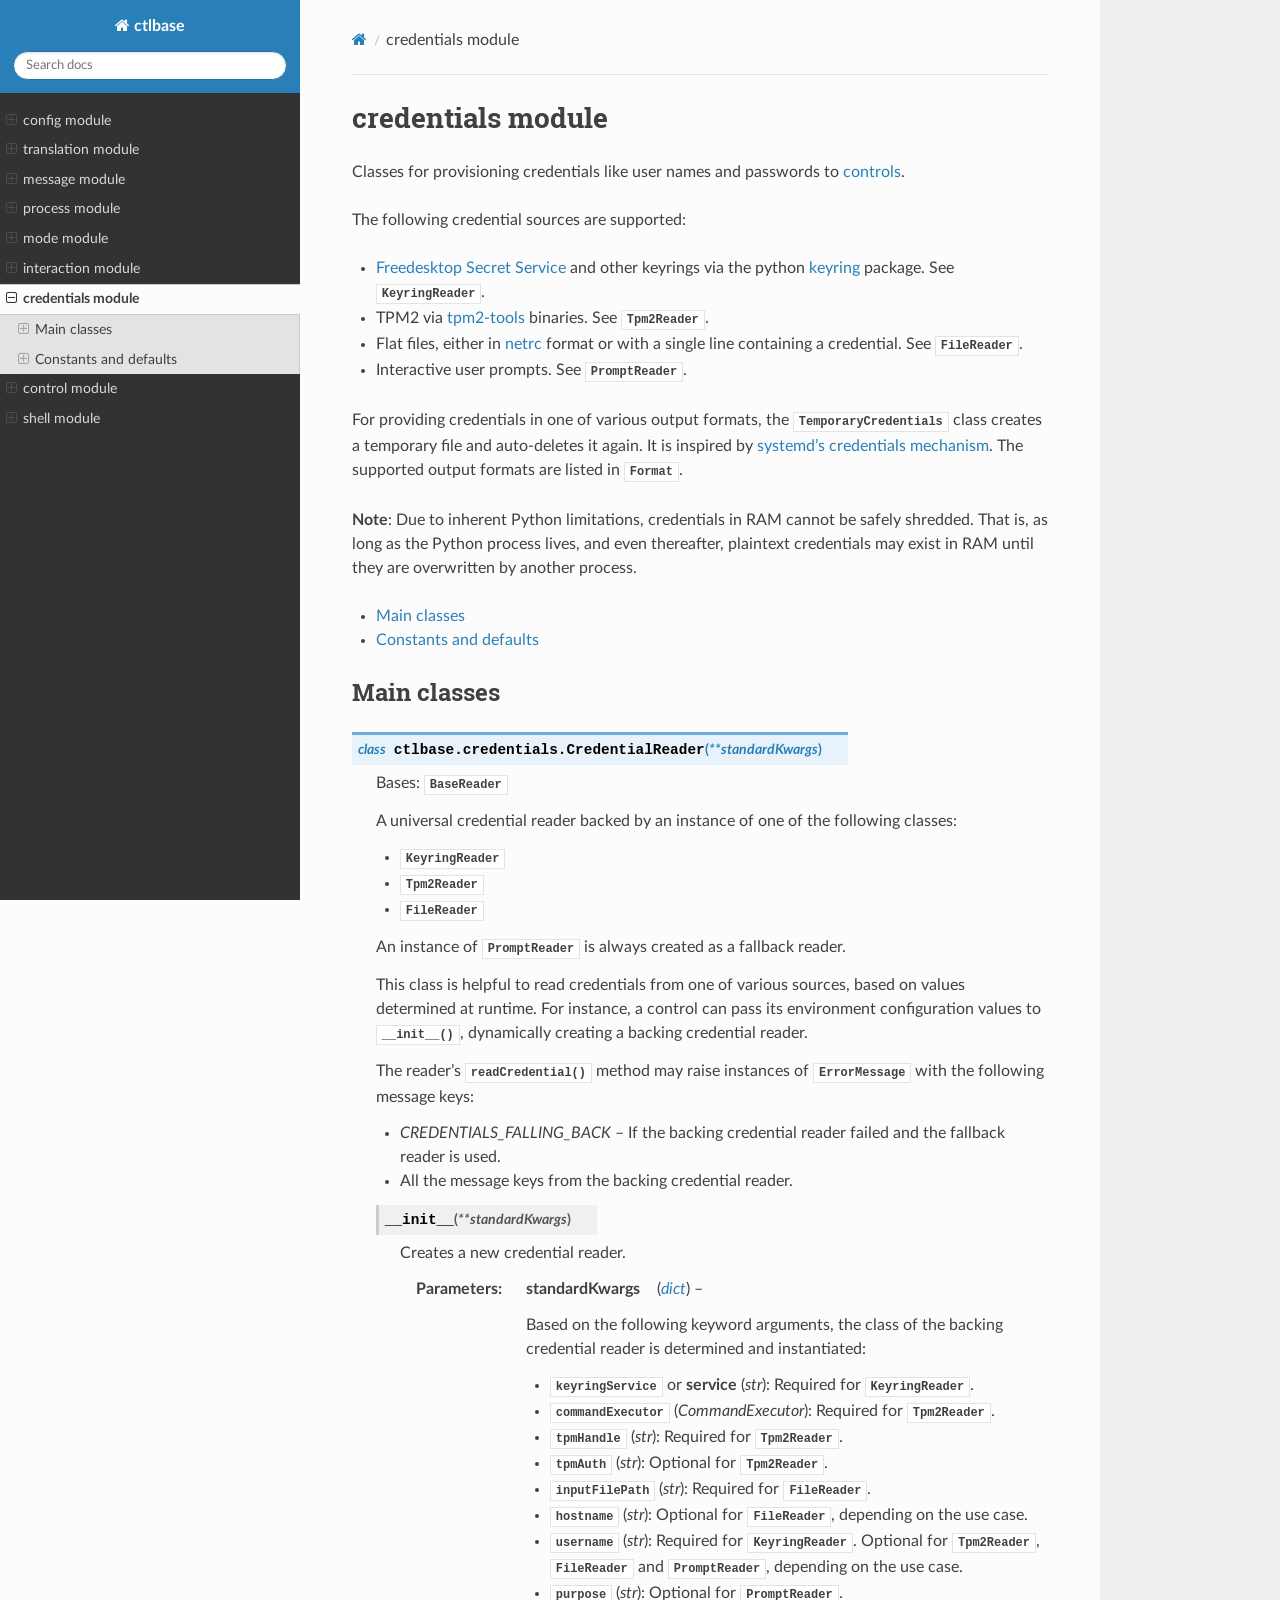
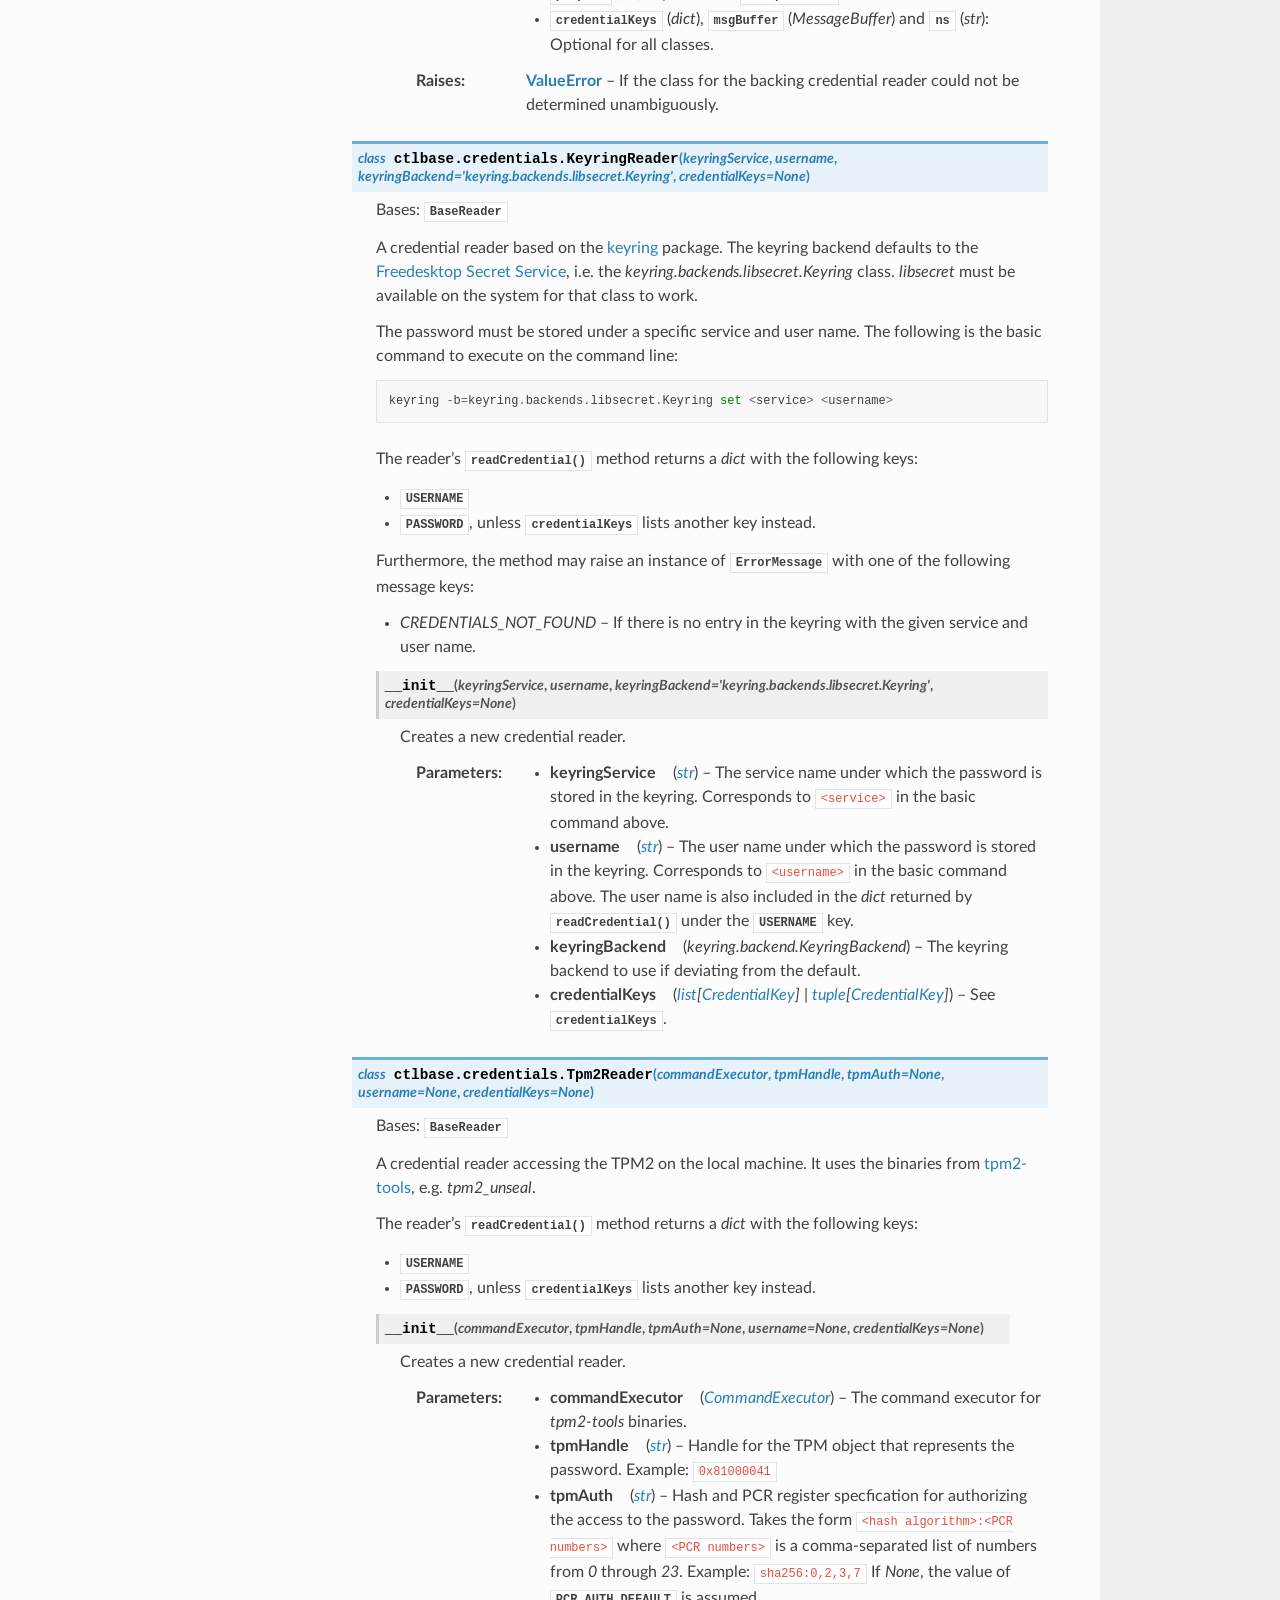
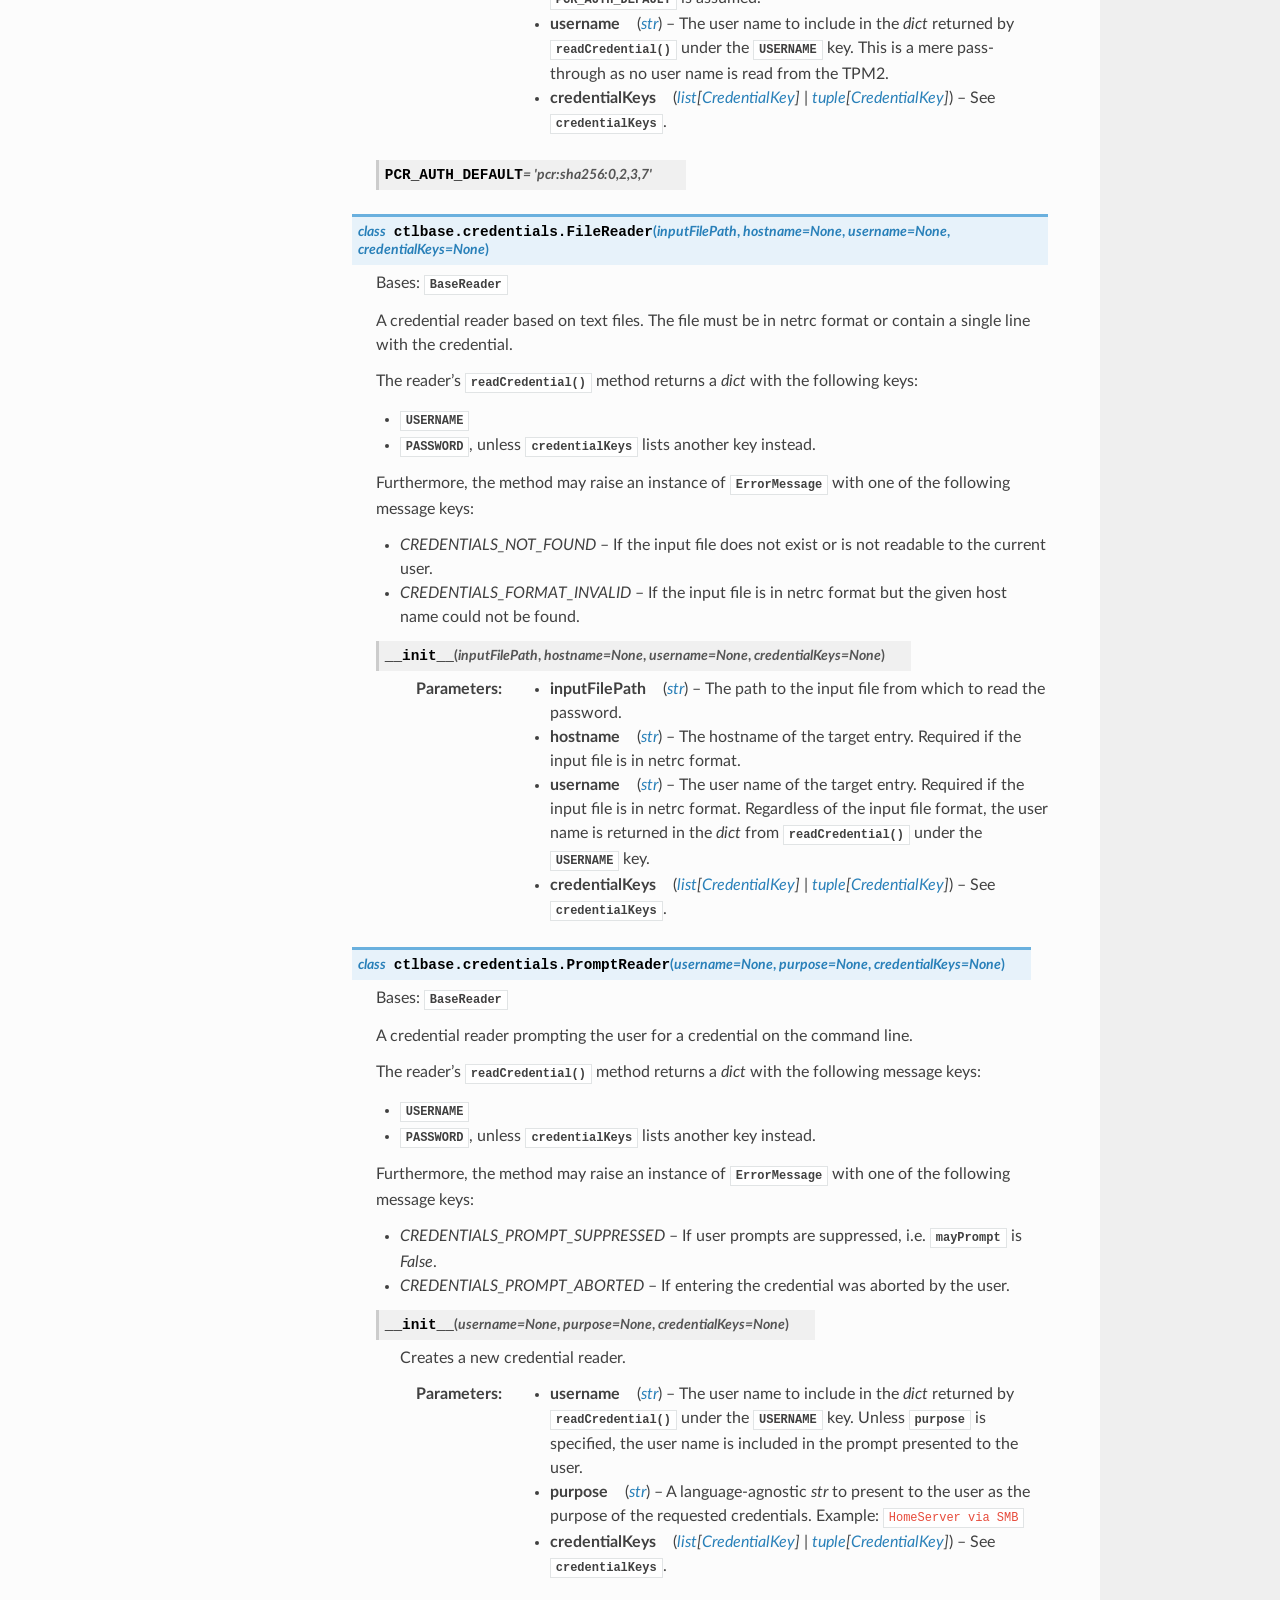
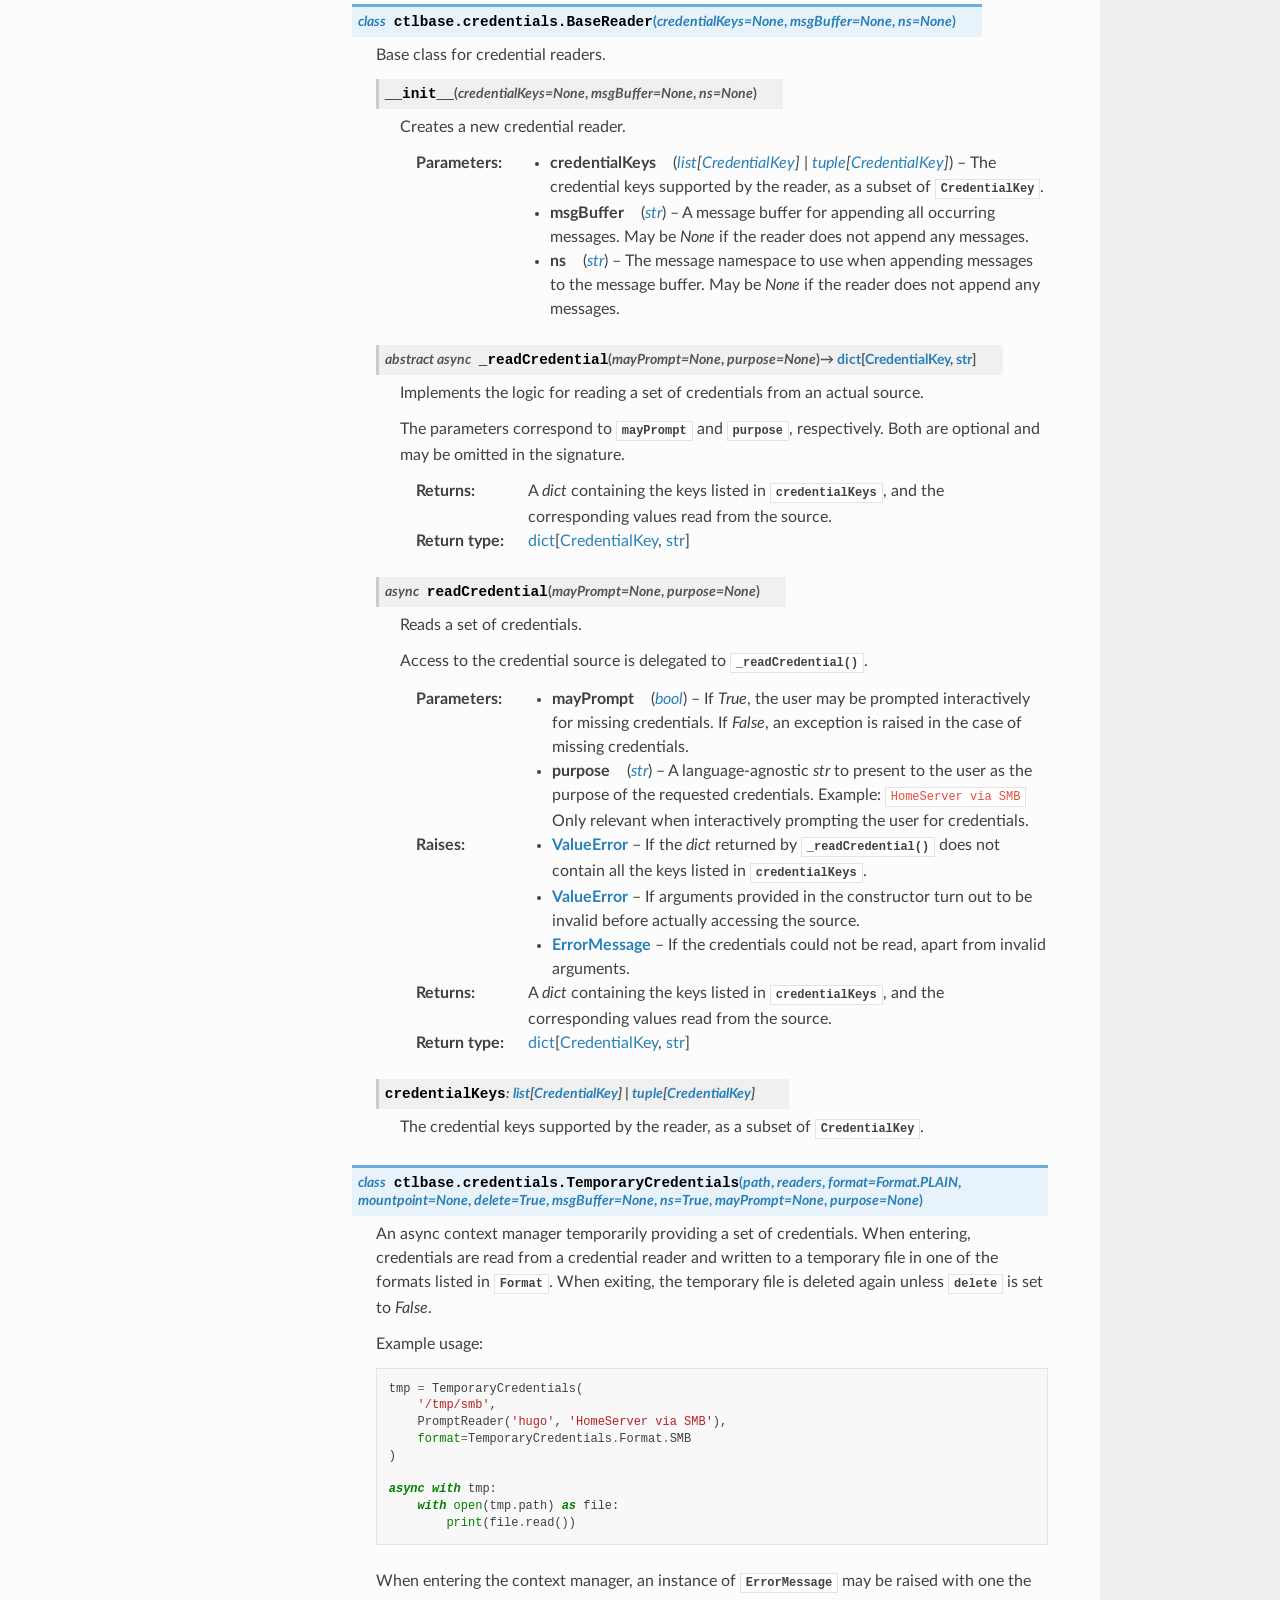
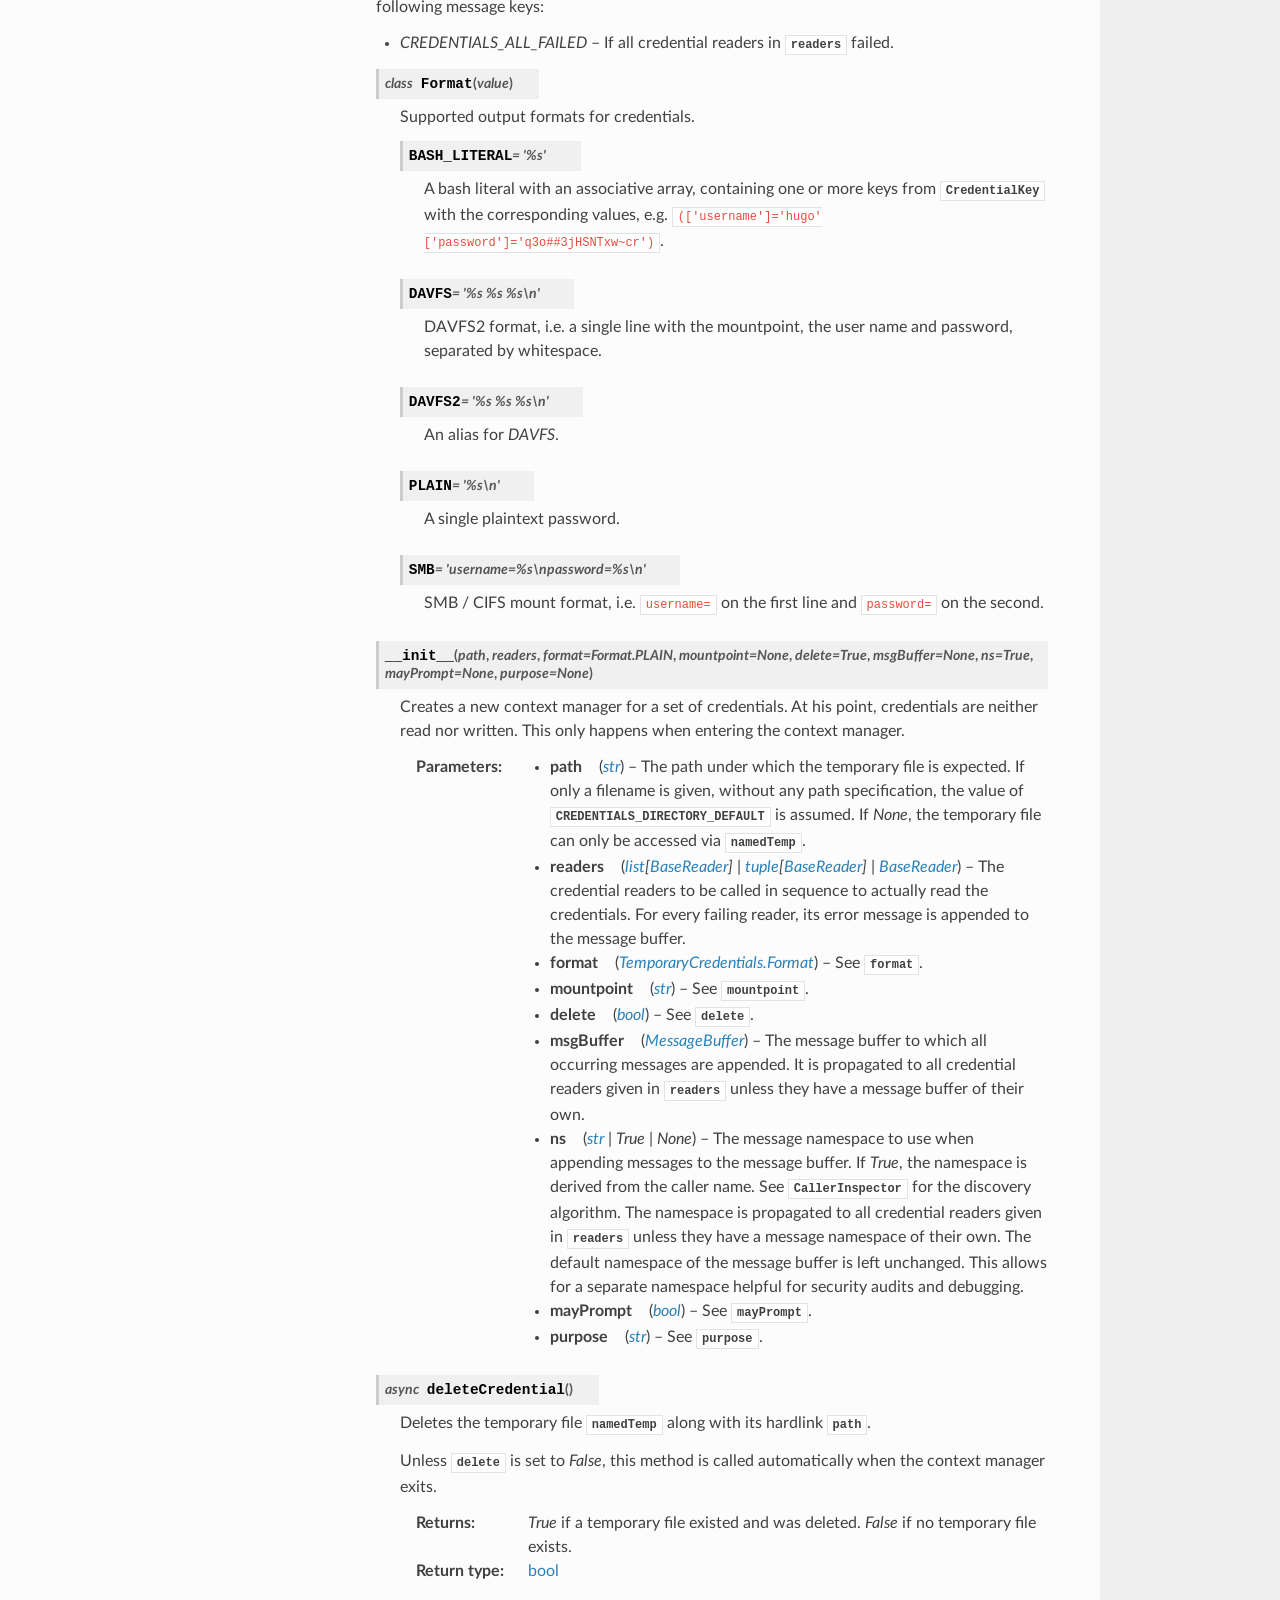
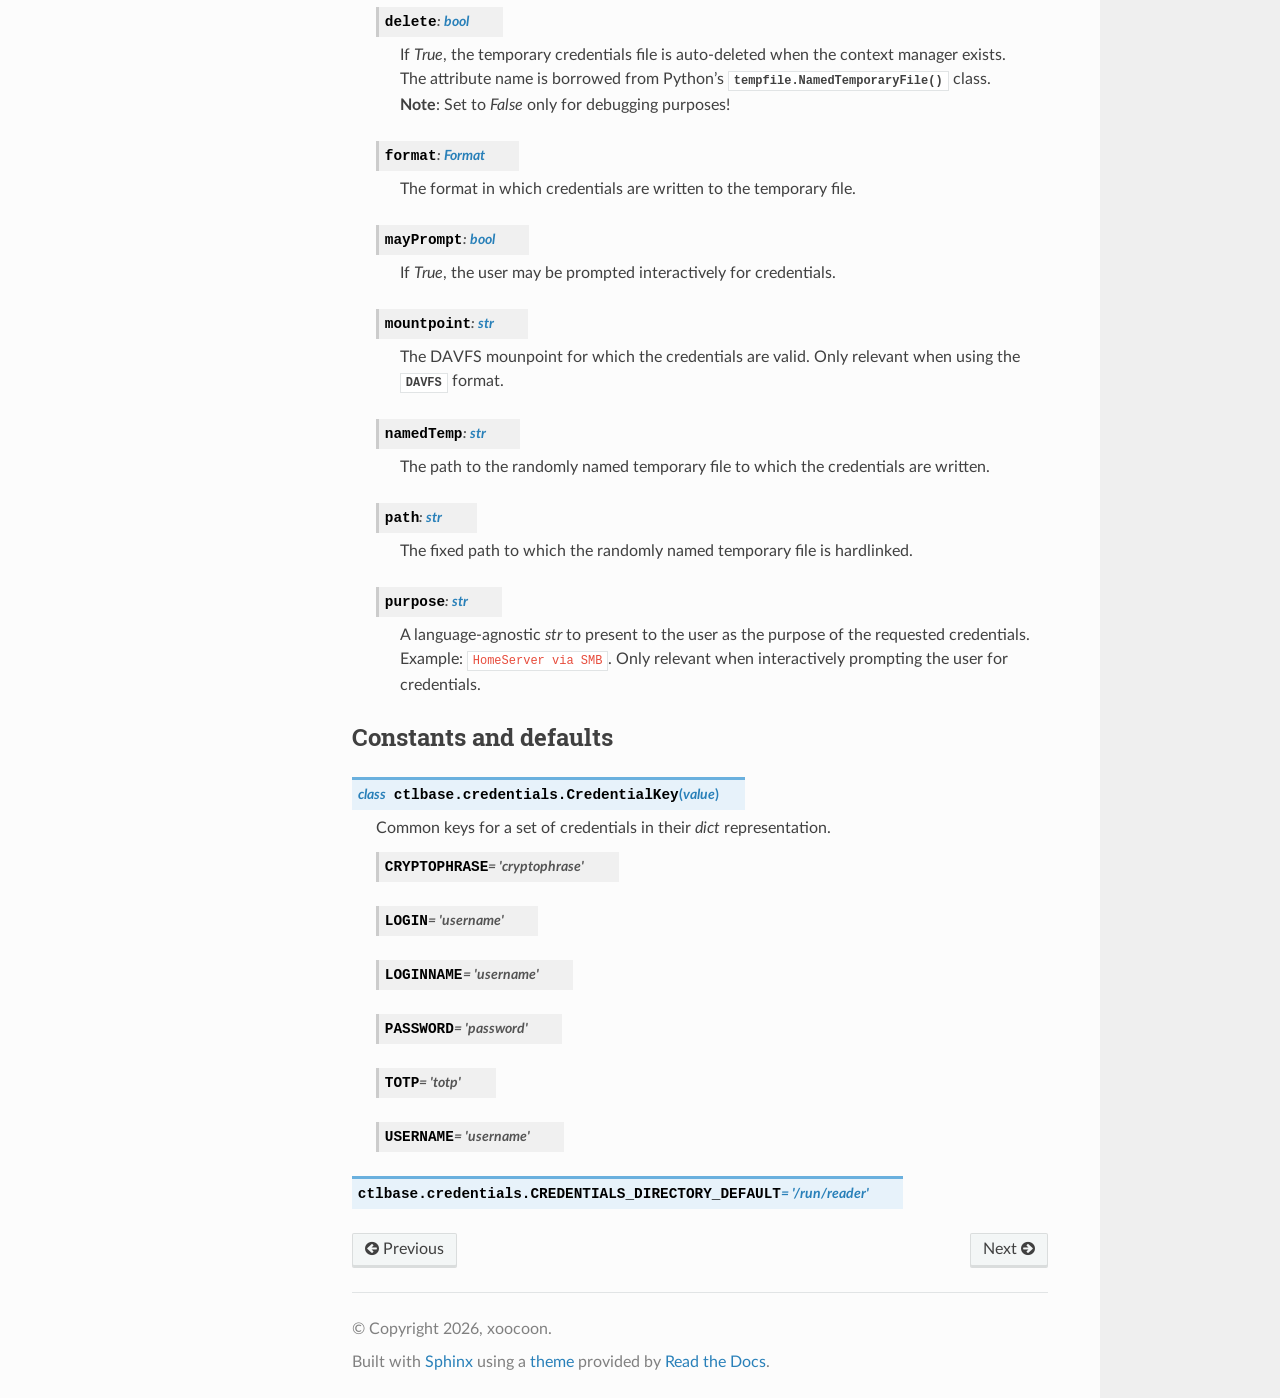
<file: docs/html/credentials.html>
<!DOCTYPE html>
<html class="writer-html5" lang="en" data-content_root="./">
<head>
  <meta charset="utf-8" /><meta name="viewport" content="width=device-width, initial-scale=1" />

  <meta name="viewport" content="width=device-width, initial-scale=1.0" />
  <title>credentials module &mdash; ctlbase 1.0a3 documentation</title>
      <link rel="stylesheet" type="text/css" href="_static/pygments.css?v=b86133f3" />
      <link rel="stylesheet" type="text/css" href="_static/css/theme.css?v=9edc463e" />
      <link rel="stylesheet" type="text/css" href="_static/sphinx_paramlinks.css" />

  
      <script src="_static/jquery.js?v=5d32c60e"></script>
      <script src="_static/_sphinx_javascript_frameworks_compat.js?v=2cd50e6c"></script>
      <script src="_static/documentation_options.js?v=a35e1e6e"></script>
      <script src="_static/doctools.js?v=9a2dae69"></script>
      <script src="_static/sphinx_highlight.js?v=dc90522c"></script>
    <script src="_static/js/theme.js"></script>
    <link rel="index" title="Index" href="genindex.html" />
    <link rel="search" title="Search" href="search.html" />
    <link rel="next" title="control module" href="control.html" />
    <link rel="prev" title="interaction module" href="interaction.html" /> 
</head>

<body class="wy-body-for-nav"> 
  <div class="wy-grid-for-nav">
    <nav data-toggle="wy-nav-shift" class="wy-nav-side">
      <div class="wy-side-scroll">
        <div class="wy-side-nav-search" >

          
          
          <a href="index.html" class="icon icon-home">
            ctlbase
          </a>
<div role="search">
  <form id="rtd-search-form" class="wy-form" action="search.html" method="get">
    <input type="text" name="q" placeholder="Search docs" aria-label="Search docs" />
    <input type="hidden" name="check_keywords" value="yes" />
    <input type="hidden" name="area" value="default" />
  </form>
</div>
        </div><div class="wy-menu wy-menu-vertical" data-spy="affix" role="navigation" aria-label="Navigation menu">
              <ul class="current">
<li class="toctree-l1"><a class="reference internal" href="config.html">config module</a><ul>
<li class="toctree-l2"><a class="reference internal" href="config.html#main-classes">Main classes</a><ul>
<li class="toctree-l3"><a class="reference internal" href="config.html#ctlbase.config.CallerInspector"><code class="docutils literal notranslate"><span class="pre">CallerInspector</span></code></a><ul>
<li class="toctree-l4"><a class="reference internal" href="config.html#ctlbase.config.CallerInspector.__init__"><code class="docutils literal notranslate"><span class="pre">CallerInspector.__init__()</span></code></a></li>
<li class="toctree-l4"><a class="reference internal" href="config.html#ctlbase.config.CallerInspector.getName"><code class="docutils literal notranslate"><span class="pre">CallerInspector.getName()</span></code></a></li>
<li class="toctree-l4"><a class="reference internal" href="config.html#ctlbase.config.CallerInspector.getPath"><code class="docutils literal notranslate"><span class="pre">CallerInspector.getPath()</span></code></a></li>
</ul>
</li>
<li class="toctree-l3"><a class="reference internal" href="config.html#ctlbase.config.FileHelper"><code class="docutils literal notranslate"><span class="pre">FileHelper</span></code></a><ul>
<li class="toctree-l4"><a class="reference internal" href="config.html#ctlbase.config.FileHelper.Type"><code class="docutils literal notranslate"><span class="pre">FileHelper.Type</span></code></a></li>
<li class="toctree-l4"><a class="reference internal" href="config.html#ctlbase.config.FileHelper.find"><code class="docutils literal notranslate"><span class="pre">FileHelper.find()</span></code></a></li>
<li class="toctree-l4"><a class="reference internal" href="config.html#ctlbase.config.FileHelper.findBinary"><code class="docutils literal notranslate"><span class="pre">FileHelper.findBinary()</span></code></a></li>
<li class="toctree-l4"><a class="reference internal" href="config.html#ctlbase.config.FileHelper.findConfig"><code class="docutils literal notranslate"><span class="pre">FileHelper.findConfig()</span></code></a></li>
<li class="toctree-l4"><a class="reference internal" href="config.html#ctlbase.config.FileHelper.findTranslation"><code class="docutils literal notranslate"><span class="pre">FileHelper.findTranslation()</span></code></a></li>
<li class="toctree-l4"><a class="reference internal" href="config.html#ctlbase.config.FileHelper.BIN_LOCATIONS"><code class="docutils literal notranslate"><span class="pre">FileHelper.BIN_LOCATIONS</span></code></a></li>
<li class="toctree-l4"><a class="reference internal" href="config.html#ctlbase.config.FileHelper.CONFIG_LOCATIONS"><code class="docutils literal notranslate"><span class="pre">FileHelper.CONFIG_LOCATIONS</span></code></a></li>
<li class="toctree-l4"><a class="reference internal" href="config.html#ctlbase.config.FileHelper.TRANSLATION_LOCATIONS"><code class="docutils literal notranslate"><span class="pre">FileHelper.TRANSLATION_LOCATIONS</span></code></a></li>
</ul>
</li>
<li class="toctree-l3"><a class="reference internal" href="config.html#ctlbase.config.BashHelper"><code class="docutils literal notranslate"><span class="pre">BashHelper</span></code></a><ul>
<li class="toctree-l4"><a class="reference internal" href="config.html#ctlbase.config.BashHelper.Array"><code class="docutils literal notranslate"><span class="pre">BashHelper.Array</span></code></a></li>
<li class="toctree-l4"><a class="reference internal" href="config.html#ctlbase.config.BashHelper.Scalar"><code class="docutils literal notranslate"><span class="pre">BashHelper.Scalar</span></code></a></li>
<li class="toctree-l4"><a class="reference internal" href="config.html#ctlbase.config.BashHelper.parseConfig"><code class="docutils literal notranslate"><span class="pre">BashHelper.parseConfig()</span></code></a></li>
</ul>
</li>
</ul>
</li>
<li class="toctree-l2"><a class="reference internal" href="config.html#constants-and-defaults">Constants and defaults</a><ul>
<li class="toctree-l3"><a class="reference internal" href="config.html#ctlbase.config.Caller"><code class="docutils literal notranslate"><span class="pre">Caller</span></code></a></li>
<li class="toctree-l3"><a class="reference internal" href="config.html#ctlbase.config.TRUE_VALUE_PATTERN"><code class="docutils literal notranslate"><span class="pre">TRUE_VALUE_PATTERN</span></code></a></li>
<li class="toctree-l3"><a class="reference internal" href="config.html#ctlbase.config.FALSE_VALUE_PATTERN"><code class="docutils literal notranslate"><span class="pre">FALSE_VALUE_PATTERN</span></code></a></li>
</ul>
</li>
</ul>
</li>
<li class="toctree-l1"><a class="reference internal" href="translation.html">translation module</a><ul>
<li class="toctree-l2"><a class="reference internal" href="translation.html#main-classes">Main classes</a><ul>
<li class="toctree-l3"><a class="reference internal" href="translation.html#ctlbase.translation.TranslationManager"><code class="docutils literal notranslate"><span class="pre">TranslationManager</span></code></a><ul>
<li class="toctree-l4"><a class="reference internal" href="translation.html#ctlbase.translation.TranslationManager.__init__"><code class="docutils literal notranslate"><span class="pre">TranslationManager.__init__()</span></code></a></li>
<li class="toctree-l4"><a class="reference internal" href="translation.html#ctlbase.translation.TranslationManager.changeLanguage"><code class="docutils literal notranslate"><span class="pre">TranslationManager.changeLanguage()</span></code></a></li>
<li class="toctree-l4"><a class="reference internal" href="translation.html#ctlbase.translation.TranslationManager.loadLanguages"><code class="docutils literal notranslate"><span class="pre">TranslationManager.loadLanguages()</span></code></a></li>
<li class="toctree-l4"><a class="reference internal" href="translation.html#ctlbase.translation.TranslationManager.translate"><code class="docutils literal notranslate"><span class="pre">TranslationManager.translate()</span></code></a></li>
<li class="toctree-l4"><a class="reference internal" href="translation.html#ctlbase.translation.TranslationManager.language"><code class="docutils literal notranslate"><span class="pre">TranslationManager.language</span></code></a></li>
</ul>
</li>
</ul>
</li>
<li class="toctree-l2"><a class="reference internal" href="translation.html#constants-and-defaults">Constants and defaults</a><ul>
<li class="toctree-l3"><a class="reference internal" href="translation.html#ctlbase.translation.Translation"><code class="docutils literal notranslate"><span class="pre">Translation</span></code></a></li>
</ul>
</li>
</ul>
</li>
<li class="toctree-l1"><a class="reference internal" href="message.html">message module</a><ul>
<li class="toctree-l2"><a class="reference internal" href="message.html#main-classes">Main classes</a><ul>
<li class="toctree-l3"><a class="reference internal" href="message.html#ctlbase.message.Message"><code class="docutils literal notranslate"><span class="pre">Message</span></code></a><ul>
<li class="toctree-l4"><a class="reference internal" href="message.html#ctlbase.message.Message.__eq__"><code class="docutils literal notranslate"><span class="pre">Message.__eq__()</span></code></a></li>
<li class="toctree-l4"><a class="reference internal" href="message.html#ctlbase.message.Message.__init__"><code class="docutils literal notranslate"><span class="pre">Message.__init__()</span></code></a></li>
<li class="toctree-l4"><a class="reference internal" href="message.html#ctlbase.message.Message.fromDict"><code class="docutils literal notranslate"><span class="pre">Message.fromDict()</span></code></a></li>
<li class="toctree-l4"><a class="reference internal" href="message.html#ctlbase.message.Message.fromJson"><code class="docutils literal notranslate"><span class="pre">Message.fromJson()</span></code></a></li>
<li class="toctree-l4"><a class="reference internal" href="message.html#ctlbase.message.Message.getTextLngs"><code class="docutils literal notranslate"><span class="pre">Message.getTextLngs()</span></code></a></li>
<li class="toctree-l4"><a class="reference internal" href="message.html#ctlbase.message.Message.toColoredText"><code class="docutils literal notranslate"><span class="pre">Message.toColoredText()</span></code></a></li>
<li class="toctree-l4"><a class="reference internal" href="message.html#ctlbase.message.Message.toJson"><code class="docutils literal notranslate"><span class="pre">Message.toJson()</span></code></a></li>
<li class="toctree-l4"><a class="reference internal" href="message.html#ctlbase.message.Message.toText"><code class="docutils literal notranslate"><span class="pre">Message.toText()</span></code></a></li>
<li class="toctree-l4"><a class="reference internal" href="message.html#ctlbase.message.Message.arguments"><code class="docutils literal notranslate"><span class="pre">Message.arguments</span></code></a></li>
<li class="toctree-l4"><a class="reference internal" href="message.html#ctlbase.message.Message.correlationId"><code class="docutils literal notranslate"><span class="pre">Message.correlationId</span></code></a></li>
<li class="toctree-l4"><a class="reference internal" href="message.html#ctlbase.message.Message.key"><code class="docutils literal notranslate"><span class="pre">Message.key</span></code></a></li>
<li class="toctree-l4"><a class="reference internal" href="message.html#ctlbase.message.Message.ns"><code class="docutils literal notranslate"><span class="pre">Message.ns</span></code></a></li>
<li class="toctree-l4"><a class="reference internal" href="message.html#ctlbase.message.Message.severity"><code class="docutils literal notranslate"><span class="pre">Message.severity</span></code></a></li>
<li class="toctree-l4"><a class="reference internal" href="message.html#ctlbase.message.Message.textEn"><code class="docutils literal notranslate"><span class="pre">Message.textEn</span></code></a></li>
<li class="toctree-l4"><a class="reference internal" href="message.html#ctlbase.message.Message.timestamp_iso"><code class="docutils literal notranslate"><span class="pre">Message.timestamp_iso</span></code></a></li>
</ul>
</li>
<li class="toctree-l3"><a class="reference internal" href="message.html#ctlbase.message.ErrorMessage"><code class="docutils literal notranslate"><span class="pre">ErrorMessage</span></code></a><ul>
<li class="toctree-l4"><a class="reference internal" href="message.html#ctlbase.message.ErrorMessage.__init__"><code class="docutils literal notranslate"><span class="pre">ErrorMessage.__init__()</span></code></a></li>
<li class="toctree-l4"><a class="reference internal" href="message.html#ctlbase.message.ErrorMessage.exitCode"><code class="docutils literal notranslate"><span class="pre">ErrorMessage.exitCode</span></code></a></li>
</ul>
</li>
<li class="toctree-l3"><a class="reference internal" href="message.html#ctlbase.message.MessageBuffer"><code class="docutils literal notranslate"><span class="pre">MessageBuffer</span></code></a><ul>
<li class="toctree-l4"><a class="reference internal" href="message.html#ctlbase.message.MessageBuffer.__init__"><code class="docutils literal notranslate"><span class="pre">MessageBuffer.__init__()</span></code></a></li>
<li class="toctree-l4"><a class="reference internal" href="message.html#ctlbase.message.MessageBuffer.addTranslations"><code class="docutils literal notranslate"><span class="pre">MessageBuffer.addTranslations()</span></code></a></li>
<li class="toctree-l4"><a class="reference internal" href="message.html#ctlbase.message.MessageBuffer.append"><code class="docutils literal notranslate"><span class="pre">MessageBuffer.append()</span></code></a></li>
<li class="toctree-l4"><a class="reference internal" href="message.html#ctlbase.message.MessageBuffer.appendBuffer"><code class="docutils literal notranslate"><span class="pre">MessageBuffer.appendBuffer()</span></code></a></li>
<li class="toctree-l4"><a class="reference internal" href="message.html#ctlbase.message.MessageBuffer.appendJson"><code class="docutils literal notranslate"><span class="pre">MessageBuffer.appendJson()</span></code></a></li>
<li class="toctree-l4"><a class="reference internal" href="message.html#ctlbase.message.MessageBuffer.clear"><code class="docutils literal notranslate"><span class="pre">MessageBuffer.clear()</span></code></a></li>
<li class="toctree-l4"><a class="reference internal" href="message.html#ctlbase.message.MessageBuffer.getExitCode"><code class="docutils literal notranslate"><span class="pre">MessageBuffer.getExitCode()</span></code></a></li>
<li class="toctree-l4"><a class="reference internal" href="message.html#ctlbase.message.MessageBuffer.getJson"><code class="docutils literal notranslate"><span class="pre">MessageBuffer.getJson()</span></code></a></li>
<li class="toctree-l4"><a class="reference internal" href="message.html#ctlbase.message.MessageBuffer.getList"><code class="docutils literal notranslate"><span class="pre">MessageBuffer.getList()</span></code></a></li>
<li class="toctree-l4"><a class="reference internal" href="message.html#ctlbase.message.MessageBuffer.getText"><code class="docutils literal notranslate"><span class="pre">MessageBuffer.getText()</span></code></a></li>
<li class="toctree-l4"><a class="reference internal" href="message.html#ctlbase.message.MessageBuffer.hasKey"><code class="docutils literal notranslate"><span class="pre">MessageBuffer.hasKey()</span></code></a></li>
<li class="toctree-l4"><a class="reference internal" href="message.html#ctlbase.message.MessageBuffer.hasSeverity"><code class="docutils literal notranslate"><span class="pre">MessageBuffer.hasSeverity()</span></code></a></li>
<li class="toctree-l4"><a class="reference internal" href="message.html#ctlbase.message.MessageBuffer.printText"><code class="docutils literal notranslate"><span class="pre">MessageBuffer.printText()</span></code></a></li>
<li class="toctree-l4"><a class="reference internal" href="message.html#ctlbase.message.MessageBuffer.isColoringDefault"><code class="docutils literal notranslate"><span class="pre">MessageBuffer.isColoringDefault</span></code></a></li>
<li class="toctree-l4"><a class="reference internal" href="message.html#ctlbase.message.MessageBuffer.lngDefault"><code class="docutils literal notranslate"><span class="pre">MessageBuffer.lngDefault</span></code></a></li>
<li class="toctree-l4"><a class="reference internal" href="message.html#ctlbase.message.MessageBuffer.nsDefault"><code class="docutils literal notranslate"><span class="pre">MessageBuffer.nsDefault</span></code></a></li>
</ul>
</li>
<li class="toctree-l3"><a class="reference internal" href="message.html#ctlbase.message.LoggingMessageBuffer"><code class="docutils literal notranslate"><span class="pre">LoggingMessageBuffer</span></code></a><ul>
<li class="toctree-l4"><a class="reference internal" href="message.html#ctlbase.message.LoggingMessageBuffer.__init__"><code class="docutils literal notranslate"><span class="pre">LoggingMessageBuffer.__init__()</span></code></a></li>
<li class="toctree-l4"><a class="reference internal" href="message.html#ctlbase.message.LoggingMessageBuffer.append"><code class="docutils literal notranslate"><span class="pre">LoggingMessageBuffer.append()</span></code></a></li>
<li class="toctree-l4"><a class="reference internal" href="message.html#ctlbase.message.LoggingMessageBuffer.close"><code class="docutils literal notranslate"><span class="pre">LoggingMessageBuffer.close()</span></code></a></li>
<li class="toctree-l4"><a class="reference internal" href="message.html#ctlbase.message.LoggingMessageBuffer.openLog"><code class="docutils literal notranslate"><span class="pre">LoggingMessageBuffer.openLog()</span></code></a></li>
<li class="toctree-l4"><a class="reference internal" href="message.html#ctlbase.message.LoggingMessageBuffer.firstColumnFormatStr"><code class="docutils literal notranslate"><span class="pre">LoggingMessageBuffer.firstColumnFormatStr</span></code></a></li>
<li class="toctree-l4"><a class="reference internal" href="message.html#ctlbase.message.LoggingMessageBuffer.isLogImmediately"><code class="docutils literal notranslate"><span class="pre">LoggingMessageBuffer.isLogImmediately</span></code></a></li>
<li class="toctree-l4"><a class="reference internal" href="message.html#ctlbase.message.LoggingMessageBuffer.isLogToConsole"><code class="docutils literal notranslate"><span class="pre">LoggingMessageBuffer.isLogToConsole</span></code></a></li>
<li class="toctree-l4"><a class="reference internal" href="message.html#ctlbase.message.LoggingMessageBuffer.logPath"><code class="docutils literal notranslate"><span class="pre">LoggingMessageBuffer.logPath</span></code></a></li>
</ul>
</li>
<li class="toctree-l3"><a class="reference internal" href="message.html#ctlbase.message.MessageIterator"><code class="docutils literal notranslate"><span class="pre">MessageIterator</span></code></a><ul>
<li class="toctree-l4"><a class="reference internal" href="message.html#ctlbase.message.MessageIterator.Format"><code class="docutils literal notranslate"><span class="pre">MessageIterator.Format</span></code></a></li>
<li class="toctree-l4"><a class="reference internal" href="message.html#ctlbase.message.MessageIterator.__init__"><code class="docutils literal notranslate"><span class="pre">MessageIterator.__init__()</span></code></a></li>
</ul>
</li>
</ul>
</li>
<li class="toctree-l2"><a class="reference internal" href="message.html#constants-and-defaults">Constants and defaults</a><ul>
<li class="toctree-l3"><a class="reference internal" href="message.html#ctlbase.message.Severity"><code class="docutils literal notranslate"><span class="pre">Severity</span></code></a><ul>
<li class="toctree-l4"><a class="reference internal" href="message.html#ctlbase.message.Severity.DEBUG"><code class="docutils literal notranslate"><span class="pre">Severity.DEBUG</span></code></a></li>
<li class="toctree-l4"><a class="reference internal" href="message.html#ctlbase.message.Severity.ERROR"><code class="docutils literal notranslate"><span class="pre">Severity.ERROR</span></code></a></li>
<li class="toctree-l4"><a class="reference internal" href="message.html#ctlbase.message.Severity.NORMAL"><code class="docutils literal notranslate"><span class="pre">Severity.NORMAL</span></code></a></li>
<li class="toctree-l4"><a class="reference internal" href="message.html#ctlbase.message.Severity.SUCCESS"><code class="docutils literal notranslate"><span class="pre">Severity.SUCCESS</span></code></a></li>
<li class="toctree-l4"><a class="reference internal" href="message.html#ctlbase.message.Severity.VERBOSE"><code class="docutils literal notranslate"><span class="pre">Severity.VERBOSE</span></code></a></li>
<li class="toctree-l4"><a class="reference internal" href="message.html#ctlbase.message.Severity.WARNING"><code class="docutils literal notranslate"><span class="pre">Severity.WARNING</span></code></a></li>
</ul>
</li>
<li class="toctree-l3"><a class="reference internal" href="message.html#ctlbase.message.SEVERITY_FILTER_DEFAULT"><code class="docutils literal notranslate"><span class="pre">SEVERITY_FILTER_DEFAULT</span></code></a></li>
<li class="toctree-l3"><a class="reference internal" href="message.html#ctlbase.message.COLOR_PRINT_ENVKEY"><code class="docutils literal notranslate"><span class="pre">COLOR_PRINT_ENVKEY</span></code></a></li>
</ul>
</li>
</ul>
</li>
<li class="toctree-l1"><a class="reference internal" href="process.html">process module</a><ul>
<li class="toctree-l2"><a class="reference internal" href="process.html#main-classes">Main classes</a><ul>
<li class="toctree-l3"><a class="reference internal" href="process.html#ctlbase.process.LoopBase"><code class="docutils literal notranslate"><span class="pre">LoopBase</span></code></a></li>
<li class="toctree-l3"><a class="reference internal" href="process.html#ctlbase.process.SyncMixin"><code class="docutils literal notranslate"><span class="pre">SyncMixin</span></code></a><ul>
<li class="toctree-l4"><a class="reference internal" href="process.html#ctlbase.process.SyncMixin.syncify"><code class="docutils literal notranslate"><span class="pre">SyncMixin.syncify()</span></code></a></li>
</ul>
</li>
<li class="toctree-l3"><a class="reference internal" href="process.html#ctlbase.process.TaskMonitor"><code class="docutils literal notranslate"><span class="pre">TaskMonitor</span></code></a><ul>
<li class="toctree-l4"><a class="reference internal" href="process.html#ctlbase.process.TaskMonitor.__init__"><code class="docutils literal notranslate"><span class="pre">TaskMonitor.__init__()</span></code></a></li>
<li class="toctree-l4"><a class="reference internal" href="process.html#ctlbase.process.TaskMonitor.add"><code class="docutils literal notranslate"><span class="pre">TaskMonitor.add()</span></code></a></li>
<li class="toctree-l4"><a class="reference internal" href="process.html#ctlbase.process.TaskMonitor.cancelTasks"><code class="docutils literal notranslate"><span class="pre">TaskMonitor.cancelTasks()</span></code></a></li>
<li class="toctree-l4"><a class="reference internal" href="process.html#ctlbase.process.TaskMonitor.cancelTasksInLoop"><code class="docutils literal notranslate"><span class="pre">TaskMonitor.cancelTasksInLoop()</span></code></a></li>
<li class="toctree-l4"><a class="reference internal" href="process.html#ctlbase.process.TaskMonitor.remove"><code class="docutils literal notranslate"><span class="pre">TaskMonitor.remove()</span></code></a></li>
<li class="toctree-l4"><a class="reference internal" href="process.html#ctlbase.process.TaskMonitor.start"><code class="docutils literal notranslate"><span class="pre">TaskMonitor.start()</span></code></a></li>
<li class="toctree-l4"><a class="reference internal" href="process.html#ctlbase.process.TaskMonitor.stop"><code class="docutils literal notranslate"><span class="pre">TaskMonitor.stop()</span></code></a></li>
<li class="toctree-l4"><a class="reference internal" href="process.html#ctlbase.process.TaskMonitor.loop"><code class="docutils literal notranslate"><span class="pre">TaskMonitor.loop</span></code></a></li>
<li class="toctree-l4"><a class="reference internal" href="process.html#ctlbase.process.TaskMonitor.taskCheckingInterval_ms"><code class="docutils literal notranslate"><span class="pre">TaskMonitor.taskCheckingInterval_ms</span></code></a></li>
</ul>
</li>
<li class="toctree-l3"><a class="reference internal" href="process.html#ctlbase.process.CommandExecutor"><code class="docutils literal notranslate"><span class="pre">CommandExecutor</span></code></a><ul>
<li class="toctree-l4"><a class="reference internal" href="process.html#ctlbase.process.CommandExecutor.SynchronousError"><code class="docutils literal notranslate"><span class="pre">CommandExecutor.SynchronousError</span></code></a></li>
<li class="toctree-l4"><a class="reference internal" href="process.html#ctlbase.process.CommandExecutor.__init__"><code class="docutils literal notranslate"><span class="pre">CommandExecutor.__init__()</span></code></a></li>
<li class="toctree-l4"><a class="reference internal" href="process.html#ctlbase.process.CommandExecutor._createProcess"><code class="docutils literal notranslate"><span class="pre">CommandExecutor._createProcess()</span></code></a></li>
<li class="toctree-l4"><a class="reference internal" href="process.html#ctlbase.process.CommandExecutor.executeAsynchronously"><code class="docutils literal notranslate"><span class="pre">CommandExecutor.executeAsynchronously()</span></code></a></li>
<li class="toctree-l4"><a class="reference internal" href="process.html#ctlbase.process.CommandExecutor.executeCommands"><code class="docutils literal notranslate"><span class="pre">CommandExecutor.executeCommands()</span></code></a></li>
<li class="toctree-l4"><a class="reference internal" href="process.html#ctlbase.process.CommandExecutor.executeSynchronously"><code class="docutils literal notranslate"><span class="pre">CommandExecutor.executeSynchronously()</span></code></a></li>
<li class="toctree-l4"><a class="reference internal" href="process.html#ctlbase.process.CommandExecutor.getOutput"><code class="docutils literal notranslate"><span class="pre">CommandExecutor.getOutput()</span></code></a></li>
<li class="toctree-l4"><a class="reference internal" href="process.html#ctlbase.process.CommandExecutor.ON_ERROR_ONLY"><code class="docutils literal notranslate"><span class="pre">CommandExecutor.ON_ERROR_ONLY</span></code></a></li>
<li class="toctree-l4"><a class="reference internal" href="process.html#ctlbase.process.CommandExecutor.ON_SUCCESS_ONLY"><code class="docutils literal notranslate"><span class="pre">CommandExecutor.ON_SUCCESS_ONLY</span></code></a></li>
<li class="toctree-l4"><a class="reference internal" href="process.html#ctlbase.process.CommandExecutor.isSynchronousDefault"><code class="docutils literal notranslate"><span class="pre">CommandExecutor.isSynchronousDefault</span></code></a></li>
</ul>
</li>
</ul>
</li>
<li class="toctree-l2"><a class="reference internal" href="process.html#constants-and-defaults">Constants and defaults</a><ul>
<li class="toctree-l3"><a class="reference internal" href="process.html#ctlbase.process.TASK_CHECKING_INTERVAL_MS_DEFAULT"><code class="docutils literal notranslate"><span class="pre">TASK_CHECKING_INTERVAL_MS_DEFAULT</span></code></a></li>
</ul>
</li>
</ul>
</li>
<li class="toctree-l1"><a class="reference internal" href="mode.html">mode module</a><ul>
<li class="toctree-l2"><a class="reference internal" href="mode.html#main-classes">Main classes</a><ul>
<li class="toctree-l3"><a class="reference internal" href="mode.html#ctlbase.mode.ModeDirHelper"><code class="docutils literal notranslate"><span class="pre">ModeDirHelper</span></code></a><ul>
<li class="toctree-l4"><a class="reference internal" href="mode.html#ctlbase.mode.ModeDirHelper.find"><code class="docutils literal notranslate"><span class="pre">ModeDirHelper.find()</span></code></a></li>
</ul>
</li>
<li class="toctree-l3"><a class="reference internal" href="mode.html#ctlbase.mode.FileModeHandler"><code class="docutils literal notranslate"><span class="pre">FileModeHandler</span></code></a><ul>
<li class="toctree-l4"><a class="reference internal" href="mode.html#ctlbase.mode.FileModeHandler.__init__"><code class="docutils literal notranslate"><span class="pre">FileModeHandler.__init__()</span></code></a></li>
<li class="toctree-l4"><a class="reference internal" href="mode.html#ctlbase.mode.FileModeHandler.activatePending"><code class="docutils literal notranslate"><span class="pre">FileModeHandler.activatePending()</span></code></a></li>
<li class="toctree-l4"><a class="reference internal" href="mode.html#ctlbase.mode.FileModeHandler.getActive"><code class="docutils literal notranslate"><span class="pre">FileModeHandler.getActive()</span></code></a></li>
<li class="toctree-l4"><a class="reference internal" href="mode.html#ctlbase.mode.FileModeHandler.getPending"><code class="docutils literal notranslate"><span class="pre">FileModeHandler.getPending()</span></code></a></li>
<li class="toctree-l4"><a class="reference internal" href="mode.html#ctlbase.mode.FileModeHandler.setActive"><code class="docutils literal notranslate"><span class="pre">FileModeHandler.setActive()</span></code></a></li>
<li class="toctree-l4"><a class="reference internal" href="mode.html#ctlbase.mode.FileModeHandler.setPending"><code class="docutils literal notranslate"><span class="pre">FileModeHandler.setPending()</span></code></a></li>
<li class="toctree-l4"><a class="reference internal" href="mode.html#ctlbase.mode.FileModeHandler.unsetActive"><code class="docutils literal notranslate"><span class="pre">FileModeHandler.unsetActive()</span></code></a></li>
<li class="toctree-l4"><a class="reference internal" href="mode.html#ctlbase.mode.FileModeHandler.unsetPending"><code class="docutils literal notranslate"><span class="pre">FileModeHandler.unsetPending()</span></code></a></li>
</ul>
</li>
</ul>
</li>
<li class="toctree-l2"><a class="reference internal" href="mode.html#constants-and-defaults">Constants and defaults</a><ul>
<li class="toctree-l3"><a class="reference internal" href="mode.html#ctlbase.mode.TIMEOUT_DEFAULT_S"><code class="docutils literal notranslate"><span class="pre">TIMEOUT_DEFAULT_S</span></code></a></li>
<li class="toctree-l3"><a class="reference internal" href="mode.html#ctlbase.mode.BASE_DIR_PATH_DEFAULT"><code class="docutils literal notranslate"><span class="pre">BASE_DIR_PATH_DEFAULT</span></code></a></li>
</ul>
</li>
</ul>
</li>
<li class="toctree-l1"><a class="reference internal" href="interaction.html">interaction module</a><ul>
<li class="toctree-l2"><a class="reference internal" href="interaction.html#main-classes">Main classes</a><ul>
<li class="toctree-l3"><a class="reference internal" href="interaction.html#ctlbase.interaction.InteractionManager"><code class="docutils literal notranslate"><span class="pre">InteractionManager</span></code></a><ul>
<li class="toctree-l4"><a class="reference internal" href="interaction.html#ctlbase.interaction.InteractionManager.__init__"><code class="docutils literal notranslate"><span class="pre">InteractionManager.__init__()</span></code></a></li>
<li class="toctree-l4"><a class="reference internal" href="interaction.html#ctlbase.interaction.InteractionManager.promptForCredential"><code class="docutils literal notranslate"><span class="pre">InteractionManager.promptForCredential()</span></code></a></li>
<li class="toctree-l4"><a class="reference internal" href="interaction.html#ctlbase.interaction.InteractionManager.isColoringDefault"><code class="docutils literal notranslate"><span class="pre">InteractionManager.isColoringDefault</span></code></a></li>
</ul>
</li>
</ul>
</li>
<li class="toctree-l2"><a class="reference internal" href="interaction.html#constants-and-defaults">Constants and defaults</a><ul>
<li class="toctree-l3"><a class="reference internal" href="interaction.html#ctlbase.interaction.COLOR_PRINT_ENVKEY"><code class="docutils literal notranslate"><span class="pre">COLOR_PRINT_ENVKEY</span></code></a></li>
<li class="toctree-l3"><a class="reference internal" href="interaction.html#ctlbase.interaction.Interaction"><code class="docutils literal notranslate"><span class="pre">Interaction</span></code></a></li>
</ul>
</li>
</ul>
</li>
<li class="toctree-l1 current"><a class="current reference internal" href="#">credentials module</a><ul>
<li class="toctree-l2"><a class="reference internal" href="#main-classes">Main classes</a><ul>
<li class="toctree-l3"><a class="reference internal" href="#ctlbase.credentials.CredentialReader"><code class="docutils literal notranslate"><span class="pre">CredentialReader</span></code></a><ul>
<li class="toctree-l4"><a class="reference internal" href="#ctlbase.credentials.CredentialReader.__init__"><code class="docutils literal notranslate"><span class="pre">CredentialReader.__init__()</span></code></a></li>
</ul>
</li>
<li class="toctree-l3"><a class="reference internal" href="#ctlbase.credentials.KeyringReader"><code class="docutils literal notranslate"><span class="pre">KeyringReader</span></code></a><ul>
<li class="toctree-l4"><a class="reference internal" href="#ctlbase.credentials.KeyringReader.__init__"><code class="docutils literal notranslate"><span class="pre">KeyringReader.__init__()</span></code></a></li>
</ul>
</li>
<li class="toctree-l3"><a class="reference internal" href="#ctlbase.credentials.Tpm2Reader"><code class="docutils literal notranslate"><span class="pre">Tpm2Reader</span></code></a><ul>
<li class="toctree-l4"><a class="reference internal" href="#ctlbase.credentials.Tpm2Reader.__init__"><code class="docutils literal notranslate"><span class="pre">Tpm2Reader.__init__()</span></code></a></li>
<li class="toctree-l4"><a class="reference internal" href="#ctlbase.credentials.Tpm2Reader.PCR_AUTH_DEFAULT"><code class="docutils literal notranslate"><span class="pre">Tpm2Reader.PCR_AUTH_DEFAULT</span></code></a></li>
</ul>
</li>
<li class="toctree-l3"><a class="reference internal" href="#ctlbase.credentials.FileReader"><code class="docutils literal notranslate"><span class="pre">FileReader</span></code></a><ul>
<li class="toctree-l4"><a class="reference internal" href="#ctlbase.credentials.FileReader.__init__"><code class="docutils literal notranslate"><span class="pre">FileReader.__init__()</span></code></a></li>
</ul>
</li>
<li class="toctree-l3"><a class="reference internal" href="#ctlbase.credentials.PromptReader"><code class="docutils literal notranslate"><span class="pre">PromptReader</span></code></a><ul>
<li class="toctree-l4"><a class="reference internal" href="#ctlbase.credentials.PromptReader.__init__"><code class="docutils literal notranslate"><span class="pre">PromptReader.__init__()</span></code></a></li>
</ul>
</li>
<li class="toctree-l3"><a class="reference internal" href="#ctlbase.credentials.BaseReader"><code class="docutils literal notranslate"><span class="pre">BaseReader</span></code></a><ul>
<li class="toctree-l4"><a class="reference internal" href="#ctlbase.credentials.BaseReader.__init__"><code class="docutils literal notranslate"><span class="pre">BaseReader.__init__()</span></code></a></li>
<li class="toctree-l4"><a class="reference internal" href="#ctlbase.credentials.BaseReader._readCredential"><code class="docutils literal notranslate"><span class="pre">BaseReader._readCredential()</span></code></a></li>
<li class="toctree-l4"><a class="reference internal" href="#ctlbase.credentials.BaseReader.readCredential"><code class="docutils literal notranslate"><span class="pre">BaseReader.readCredential()</span></code></a></li>
<li class="toctree-l4"><a class="reference internal" href="#ctlbase.credentials.BaseReader.credentialKeys"><code class="docutils literal notranslate"><span class="pre">BaseReader.credentialKeys</span></code></a></li>
</ul>
</li>
<li class="toctree-l3"><a class="reference internal" href="#ctlbase.credentials.TemporaryCredentials"><code class="docutils literal notranslate"><span class="pre">TemporaryCredentials</span></code></a><ul>
<li class="toctree-l4"><a class="reference internal" href="#ctlbase.credentials.TemporaryCredentials.Format"><code class="docutils literal notranslate"><span class="pre">TemporaryCredentials.Format</span></code></a></li>
<li class="toctree-l4"><a class="reference internal" href="#ctlbase.credentials.TemporaryCredentials.__init__"><code class="docutils literal notranslate"><span class="pre">TemporaryCredentials.__init__()</span></code></a></li>
<li class="toctree-l4"><a class="reference internal" href="#ctlbase.credentials.TemporaryCredentials.deleteCredential"><code class="docutils literal notranslate"><span class="pre">TemporaryCredentials.deleteCredential()</span></code></a></li>
<li class="toctree-l4"><a class="reference internal" href="#ctlbase.credentials.TemporaryCredentials.delete"><code class="docutils literal notranslate"><span class="pre">TemporaryCredentials.delete</span></code></a></li>
<li class="toctree-l4"><a class="reference internal" href="#ctlbase.credentials.TemporaryCredentials.format"><code class="docutils literal notranslate"><span class="pre">TemporaryCredentials.format</span></code></a></li>
<li class="toctree-l4"><a class="reference internal" href="#ctlbase.credentials.TemporaryCredentials.mayPrompt"><code class="docutils literal notranslate"><span class="pre">TemporaryCredentials.mayPrompt</span></code></a></li>
<li class="toctree-l4"><a class="reference internal" href="#ctlbase.credentials.TemporaryCredentials.mountpoint"><code class="docutils literal notranslate"><span class="pre">TemporaryCredentials.mountpoint</span></code></a></li>
<li class="toctree-l4"><a class="reference internal" href="#ctlbase.credentials.TemporaryCredentials.namedTemp"><code class="docutils literal notranslate"><span class="pre">TemporaryCredentials.namedTemp</span></code></a></li>
<li class="toctree-l4"><a class="reference internal" href="#ctlbase.credentials.TemporaryCredentials.path"><code class="docutils literal notranslate"><span class="pre">TemporaryCredentials.path</span></code></a></li>
<li class="toctree-l4"><a class="reference internal" href="#ctlbase.credentials.TemporaryCredentials.purpose"><code class="docutils literal notranslate"><span class="pre">TemporaryCredentials.purpose</span></code></a></li>
</ul>
</li>
</ul>
</li>
<li class="toctree-l2"><a class="reference internal" href="#constants-and-defaults">Constants and defaults</a><ul>
<li class="toctree-l3"><a class="reference internal" href="#ctlbase.credentials.CredentialKey"><code class="docutils literal notranslate"><span class="pre">CredentialKey</span></code></a><ul>
<li class="toctree-l4"><a class="reference internal" href="#ctlbase.credentials.CredentialKey.CRYPTOPHRASE"><code class="docutils literal notranslate"><span class="pre">CredentialKey.CRYPTOPHRASE</span></code></a></li>
<li class="toctree-l4"><a class="reference internal" href="#ctlbase.credentials.CredentialKey.LOGIN"><code class="docutils literal notranslate"><span class="pre">CredentialKey.LOGIN</span></code></a></li>
<li class="toctree-l4"><a class="reference internal" href="#ctlbase.credentials.CredentialKey.LOGINNAME"><code class="docutils literal notranslate"><span class="pre">CredentialKey.LOGINNAME</span></code></a></li>
<li class="toctree-l4"><a class="reference internal" href="#ctlbase.credentials.CredentialKey.PASSWORD"><code class="docutils literal notranslate"><span class="pre">CredentialKey.PASSWORD</span></code></a></li>
<li class="toctree-l4"><a class="reference internal" href="#ctlbase.credentials.CredentialKey.TOTP"><code class="docutils literal notranslate"><span class="pre">CredentialKey.TOTP</span></code></a></li>
<li class="toctree-l4"><a class="reference internal" href="#ctlbase.credentials.CredentialKey.USERNAME"><code class="docutils literal notranslate"><span class="pre">CredentialKey.USERNAME</span></code></a></li>
</ul>
</li>
<li class="toctree-l3"><a class="reference internal" href="#ctlbase.credentials.CREDENTIALS_DIRECTORY_DEFAULT"><code class="docutils literal notranslate"><span class="pre">CREDENTIALS_DIRECTORY_DEFAULT</span></code></a></li>
</ul>
</li>
</ul>
</li>
<li class="toctree-l1"><a class="reference internal" href="control.html">control module</a><ul>
<li class="toctree-l2"><a class="reference internal" href="control.html#core-concepts">Core concepts</a><ul>
<li class="toctree-l3"><a class="reference internal" href="control.html#control">control</a></li>
<li class="toctree-l3"><a class="reference internal" href="control.html#action">action</a></li>
<li class="toctree-l3"><a class="reference internal" href="control.html#mode">mode</a></li>
<li class="toctree-l3"><a class="reference internal" href="control.html#property">property</a></li>
<li class="toctree-l3"><a class="reference internal" href="control.html#feedback">feedback</a></li>
</ul>
</li>
<li class="toctree-l2"><a class="reference internal" href="control.html#main-classes">Main classes</a><ul>
<li class="toctree-l3"><a class="reference internal" href="control.html#ctlbase.control.Control"><code class="docutils literal notranslate"><span class="pre">Control</span></code></a><ul>
<li class="toctree-l4"><a class="reference internal" href="control.html#ctlbase.control.Control.__init__"><code class="docutils literal notranslate"><span class="pre">Control.__init__()</span></code></a></li>
<li class="toctree-l4"><a class="reference internal" href="control.html#ctlbase.control.Control._actionToGrammarEn"><code class="docutils literal notranslate"><span class="pre">Control._actionToGrammarEn()</span></code></a></li>
<li class="toctree-l4"><a class="reference internal" href="control.html#ctlbase.control.Control._appendMessageFromActionEn"><code class="docutils literal notranslate"><span class="pre">Control._appendMessageFromActionEn()</span></code></a></li>
<li class="toctree-l4"><a class="reference internal" href="control.html#ctlbase.control.Control._createExceptionFromActionEn"><code class="docutils literal notranslate"><span class="pre">Control._createExceptionFromActionEn()</span></code></a></li>
<li class="toctree-l4"><a class="reference internal" href="control.html#ctlbase.control.Control._getPropertiesListsEn"><code class="docutils literal notranslate"><span class="pre">Control._getPropertiesListsEn()</span></code></a></li>
<li class="toctree-l4"><a class="reference internal" href="control.html#ctlbase.control.Control._getProperty"><code class="docutils literal notranslate"><span class="pre">Control._getProperty()</span></code></a></li>
<li class="toctree-l4"><a class="reference internal" href="control.html#ctlbase.control.Control._invalidateCache"><code class="docutils literal notranslate"><span class="pre">Control._invalidateCache()</span></code></a></li>
<li class="toctree-l4"><a class="reference internal" href="control.html#ctlbase.control.Control._performAction"><code class="docutils literal notranslate"><span class="pre">Control._performAction()</span></code></a></li>
<li class="toctree-l4"><a class="reference internal" href="control.html#ctlbase.control.Control._preprocessArgument"><code class="docutils literal notranslate"><span class="pre">Control._preprocessArgument()</span></code></a></li>
<li class="toctree-l4"><a class="reference internal" href="control.html#ctlbase.control.Control.activatePendingMode"><code class="docutils literal notranslate"><span class="pre">Control.activatePendingMode()</span></code></a></li>
<li class="toctree-l4"><a class="reference internal" href="control.html#ctlbase.control.Control.close"><code class="docutils literal notranslate"><span class="pre">Control.close()</span></code></a></li>
<li class="toctree-l4"><a class="reference internal" href="control.html#ctlbase.control.Control.getActiveMode"><code class="docutils literal notranslate"><span class="pre">Control.getActiveMode()</span></code></a></li>
<li class="toctree-l4"><a class="reference internal" href="control.html#ctlbase.control.Control.getPendingMode"><code class="docutils literal notranslate"><span class="pre">Control.getPendingMode()</span></code></a></li>
<li class="toctree-l4"><a class="reference internal" href="control.html#ctlbase.control.Control.getPropertiesJson"><code class="docutils literal notranslate"><span class="pre">Control.getPropertiesJson()</span></code></a></li>
<li class="toctree-l4"><a class="reference internal" href="control.html#ctlbase.control.Control.getPropertiesTextEn"><code class="docutils literal notranslate"><span class="pre">Control.getPropertiesTextEn()</span></code></a></li>
<li class="toctree-l4"><a class="reference internal" href="control.html#ctlbase.control.Control.getProperty"><code class="docutils literal notranslate"><span class="pre">Control.getProperty()</span></code></a></li>
<li class="toctree-l4"><a class="reference internal" href="control.html#ctlbase.control.Control.performAction"><code class="docutils literal notranslate"><span class="pre">Control.performAction()</span></code></a></li>
<li class="toctree-l4"><a class="reference internal" href="control.html#ctlbase.control.Control.setActiveMode"><code class="docutils literal notranslate"><span class="pre">Control.setActiveMode()</span></code></a></li>
<li class="toctree-l4"><a class="reference internal" href="control.html#ctlbase.control.Control.setPendingMode"><code class="docutils literal notranslate"><span class="pre">Control.setPendingMode()</span></code></a></li>
<li class="toctree-l4"><a class="reference internal" href="control.html#ctlbase.control.Control.unsetActiveMode"><code class="docutils literal notranslate"><span class="pre">Control.unsetActiveMode()</span></code></a></li>
<li class="toctree-l4"><a class="reference internal" href="control.html#ctlbase.control.Control.unsetPendingMode"><code class="docutils literal notranslate"><span class="pre">Control.unsetPendingMode()</span></code></a></li>
</ul>
</li>
<li class="toctree-l3"><a class="reference internal" href="control.html#ctlbase.control.ControlEnum"><code class="docutils literal notranslate"><span class="pre">ControlEnum</span></code></a><ul>
<li class="toctree-l4"><a class="reference internal" href="control.html#ctlbase.control.ControlEnum.__eq__"><code class="docutils literal notranslate"><span class="pre">ControlEnum.__eq__()</span></code></a></li>
<li class="toctree-l4"><a class="reference internal" href="control.html#ctlbase.control.ControlEnum.fromAny"><code class="docutils literal notranslate"><span class="pre">ControlEnum.fromAny()</span></code></a></li>
</ul>
</li>
</ul>
</li>
<li class="toctree-l2"><a class="reference internal" href="control.html#constants-and-defaults">Constants and defaults</a><ul>
<li class="toctree-l3"><a class="reference internal" href="control.html#ctlbase.control.StandardAction"><code class="docutils literal notranslate"><span class="pre">StandardAction</span></code></a><ul>
<li class="toctree-l4"><a class="reference internal" href="control.html#ctlbase.control.StandardAction.MODE_ACTIVATE"><code class="docutils literal notranslate"><span class="pre">StandardAction.MODE_ACTIVATE</span></code></a></li>
<li class="toctree-l4"><a class="reference internal" href="control.html#ctlbase.control.StandardAction.MODE_SET"><code class="docutils literal notranslate"><span class="pre">StandardAction.MODE_SET</span></code></a></li>
<li class="toctree-l4"><a class="reference internal" href="control.html#ctlbase.control.StandardAction.MODE_UNSET"><code class="docutils literal notranslate"><span class="pre">StandardAction.MODE_UNSET</span></code></a></li>
</ul>
</li>
<li class="toctree-l3"><a class="reference internal" href="control.html#ctlbase.control.StandardMode"><code class="docutils literal notranslate"><span class="pre">StandardMode</span></code></a><ul>
<li class="toctree-l4"><a class="reference internal" href="control.html#ctlbase.control.StandardMode.__eq__"><code class="docutils literal notranslate"><span class="pre">StandardMode.__eq__()</span></code></a></li>
<li class="toctree-l4"><a class="reference internal" href="control.html#ctlbase.control.StandardMode.fromAny"><code class="docutils literal notranslate"><span class="pre">StandardMode.fromAny()</span></code></a></li>
<li class="toctree-l4"><a class="reference internal" href="control.html#ctlbase.control.StandardMode.NONE"><code class="docutils literal notranslate"><span class="pre">StandardMode.NONE</span></code></a></li>
</ul>
</li>
<li class="toctree-l3"><a class="reference internal" href="control.html#ctlbase.control.StandardProperty"><code class="docutils literal notranslate"><span class="pre">StandardProperty</span></code></a><ul>
<li class="toctree-l4"><a class="reference internal" href="control.html#ctlbase.control.StandardProperty.MODE_ACTIVE"><code class="docutils literal notranslate"><span class="pre">StandardProperty.MODE_ACTIVE</span></code></a></li>
<li class="toctree-l4"><a class="reference internal" href="control.html#ctlbase.control.StandardProperty.MODE_PENDING"><code class="docutils literal notranslate"><span class="pre">StandardProperty.MODE_PENDING</span></code></a></li>
</ul>
</li>
<li class="toctree-l3"><a class="reference internal" href="control.html#ctlbase.control.ALREADY_OK_SEVERITY"><code class="docutils literal notranslate"><span class="pre">ALREADY_OK_SEVERITY</span></code></a></li>
<li class="toctree-l3"><a class="reference internal" href="control.html#ctlbase.control.ALREADY_NOT_OK_SEVERITY"><code class="docutils literal notranslate"><span class="pre">ALREADY_NOT_OK_SEVERITY</span></code></a></li>
<li class="toctree-l3"><a class="reference internal" href="control.html#ctlbase.control.MODE_DIR_NAME_ENVKEY"><code class="docutils literal notranslate"><span class="pre">MODE_DIR_NAME_ENVKEY</span></code></a></li>
<li class="toctree-l3"><a class="reference internal" href="control.html#ctlbase.control.MODE_GROUP_ENVKEY"><code class="docutils literal notranslate"><span class="pre">MODE_GROUP_ENVKEY</span></code></a></li>
<li class="toctree-l3"><a class="reference internal" href="control.html#ctlbase.control.MODE_TIMEOUT_DEFAULT_ENVKEY"><code class="docutils literal notranslate"><span class="pre">MODE_TIMEOUT_DEFAULT_ENVKEY</span></code></a></li>
</ul>
</li>
</ul>
</li>
<li class="toctree-l1"><a class="reference internal" href="shell.html">shell module</a><ul>
<li class="toctree-l2"><a class="reference internal" href="shell.html#main-classes">Main classes</a><ul>
<li class="toctree-l3"><a class="reference internal" href="shell.html#ctlbase.shell.ControlShell"><code class="docutils literal notranslate"><span class="pre">ControlShell</span></code></a><ul>
<li class="toctree-l4"><a class="reference internal" href="shell.html#ctlbase.shell.ControlShell.__exit__"><code class="docutils literal notranslate"><span class="pre">ControlShell.__exit__()</span></code></a></li>
<li class="toctree-l4"><a class="reference internal" href="shell.html#ctlbase.shell.ControlShell.__init__"><code class="docutils literal notranslate"><span class="pre">ControlShell.__init__()</span></code></a></li>
<li class="toctree-l4"><a class="reference internal" href="shell.html#ctlbase.shell.ControlShell.addStandardArgs"><code class="docutils literal notranslate"><span class="pre">ControlShell.addStandardArgs()</span></code></a></li>
<li class="toctree-l4"><a class="reference internal" href="shell.html#ctlbase.shell.ControlShell.argsToActionArg"><code class="docutils literal notranslate"><span class="pre">ControlShell.argsToActionArg()</span></code></a></li>
<li class="toctree-l4"><a class="reference internal" href="shell.html#ctlbase.shell.ControlShell.printOnExit"><code class="docutils literal notranslate"><span class="pre">ControlShell.printOnExit()</span></code></a></li>
<li class="toctree-l4"><a class="reference internal" href="shell.html#ctlbase.shell.ControlShell.requestCleanup"><code class="docutils literal notranslate"><span class="pre">ControlShell.requestCleanup()</span></code></a></li>
<li class="toctree-l4"><a class="reference internal" href="shell.html#ctlbase.shell.ControlShell.setControl"><code class="docutils literal notranslate"><span class="pre">ControlShell.setControl()</span></code></a></li>
<li class="toctree-l4"><a class="reference internal" href="shell.html#ctlbase.shell.ControlShell.setExitCode"><code class="docutils literal notranslate"><span class="pre">ControlShell.setExitCode()</span></code></a></li>
<li class="toctree-l4"><a class="reference internal" href="shell.html#ctlbase.shell.ControlShell.commandExecutor"><code class="docutils literal notranslate"><span class="pre">ControlShell.commandExecutor</span></code></a></li>
<li class="toctree-l4"><a class="reference internal" href="shell.html#ctlbase.shell.ControlShell.envConfigDict"><code class="docutils literal notranslate"><span class="pre">ControlShell.envConfigDict</span></code></a></li>
<li class="toctree-l4"><a class="reference internal" href="shell.html#ctlbase.shell.ControlShell.envConfigName"><code class="docutils literal notranslate"><span class="pre">ControlShell.envConfigName</span></code></a></li>
<li class="toctree-l4"><a class="reference internal" href="shell.html#ctlbase.shell.ControlShell.msgBuffer"><code class="docutils literal notranslate"><span class="pre">ControlShell.msgBuffer</span></code></a></li>
</ul>
</li>
<li class="toctree-l3"><a class="reference internal" href="shell.html#ctlbase.shell.DaemonControlShell"><code class="docutils literal notranslate"><span class="pre">DaemonControlShell</span></code></a><ul>
<li class="toctree-l4"><a class="reference internal" href="shell.html#ctlbase.shell.DaemonControlShell.__exit__"><code class="docutils literal notranslate"><span class="pre">DaemonControlShell.__exit__()</span></code></a></li>
<li class="toctree-l4"><a class="reference internal" href="shell.html#ctlbase.shell.DaemonControlShell.__init__"><code class="docutils literal notranslate"><span class="pre">DaemonControlShell.__init__()</span></code></a></li>
<li class="toctree-l4"><a class="reference internal" href="shell.html#ctlbase.shell.DaemonControlShell.addStandardArgs"><code class="docutils literal notranslate"><span class="pre">DaemonControlShell.addStandardArgs()</span></code></a></li>
<li class="toctree-l4"><a class="reference internal" href="shell.html#ctlbase.shell.DaemonControlShell.notifyReady"><code class="docutils literal notranslate"><span class="pre">DaemonControlShell.notifyReady()</span></code></a></li>
<li class="toctree-l4"><a class="reference internal" href="shell.html#ctlbase.shell.DaemonControlShell.taskMonitor"><code class="docutils literal notranslate"><span class="pre">DaemonControlShell.taskMonitor</span></code></a></li>
</ul>
</li>
</ul>
</li>
</ul>
</li>
</ul>

        </div>
      </div>
    </nav>

    <section data-toggle="wy-nav-shift" class="wy-nav-content-wrap"><nav class="wy-nav-top" aria-label="Mobile navigation menu" >
          <i data-toggle="wy-nav-top" class="fa fa-bars"></i>
          <a href="index.html">ctlbase</a>
      </nav>

      <div class="wy-nav-content">
        <div class="rst-content">
          <div role="navigation" aria-label="Page navigation">
  <ul class="wy-breadcrumbs">
      <li><a href="index.html" class="icon icon-home" aria-label="Home"></a></li>
      <li class="breadcrumb-item active">credentials module</li>
      <li class="wy-breadcrumbs-aside">
      </li>
  </ul>
  <hr/>
</div>
          <div role="main" class="document" itemscope="itemscope" itemtype="http://schema.org/Article">
           <div itemprop="articleBody">
             
  <section id="module-ctlbase.credentials">
<span id="credentials-module"></span><h1>credentials module<a class="headerlink" href="#module-ctlbase.credentials" title="Link to this heading"></a></h1>
<p>Classes for provisioning credentials like user names and passwords to 
<a class="reference internal" href="control.html#control-control"><span class="std std-ref">controls</span></a>.</p>
<p>The following credential sources are supported:</p>
<ul class="simple">
<li><p><a class="reference external" href="https://specifications.freedesktop.org/secret-service/latest/">Freedesktop Secret Service</a>
and other keyrings via the python <a class="reference external" href="https://pypi.org/project/keyring/">keyring</a> 
package. See <a class="reference internal" href="#ctlbase.credentials.KeyringReader" title="ctlbase.credentials.KeyringReader"><code class="xref py py-class docutils literal notranslate"><span class="pre">KeyringReader</span></code></a>.</p></li>
<li><p>TPM2 via
<a class="reference external" href="https://tpm2-tools.readthedocs.io/en/latest/">tpm2-tools</a> binaries. See
<a class="reference internal" href="#ctlbase.credentials.Tpm2Reader" title="ctlbase.credentials.Tpm2Reader"><code class="xref py py-class docutils literal notranslate"><span class="pre">Tpm2Reader</span></code></a>.</p></li>
<li><p>Flat files, either in 
<a class="reference external" href="https://everything.curl.dev/usingcurl/netrc.html">netrc</a> format or
with a single line containing a credential. See
<a class="reference internal" href="#ctlbase.credentials.FileReader" title="ctlbase.credentials.FileReader"><code class="xref py py-class docutils literal notranslate"><span class="pre">FileReader</span></code></a>.</p></li>
<li><p>Interactive user prompts. See <a class="reference internal" href="#ctlbase.credentials.PromptReader" title="ctlbase.credentials.PromptReader"><code class="xref py py-class docutils literal notranslate"><span class="pre">PromptReader</span></code></a>.</p></li>
</ul>
<p>For providing credentials in one of various output formats, the 
<a class="reference internal" href="#ctlbase.credentials.TemporaryCredentials" title="ctlbase.credentials.TemporaryCredentials"><code class="xref py py-class docutils literal notranslate"><span class="pre">TemporaryCredentials</span></code></a> class creates a temporary file and auto-deletes
it again. It is inspired by 
<a class="reference external" href="https://systemd.io/CREDENTIALS/">systemd’s credentials mechanism</a>. The
supported output formats are listed in <a class="reference internal" href="#ctlbase.credentials.TemporaryCredentials.Format" title="ctlbase.credentials.TemporaryCredentials.Format"><code class="xref py py-class docutils literal notranslate"><span class="pre">Format</span></code></a>.</p>
<p><strong>Note</strong>: Due to inherent Python limitations, credentials in RAM cannot be
safely shredded. That is, as long as the Python process lives, and even
thereafter, plaintext credentials may exist in RAM until they are overwritten
by another process.</p>
<nav class="contents local" id="contents">
<ul class="simple">
<li><p><a class="reference internal" href="#main-classes" id="id4">Main classes</a></p></li>
<li><p><a class="reference internal" href="#constants-and-defaults" id="id5">Constants and defaults</a></p></li>
</ul>
</nav>
<section id="main-classes">
<h2><a class="toc-backref" href="#id4" role="doc-backlink">Main classes</a><a class="headerlink" href="#main-classes" title="Link to this heading"></a></h2>
<dl class="py class">
<dt class="sig sig-object py" id="ctlbase.credentials.CredentialReader">
<em class="property"><span class="pre">class</span><span class="w"> </span></em><span class="sig-prename descclassname"><span class="pre">ctlbase.credentials.</span></span><span class="sig-name descname"><span class="pre">CredentialReader</span></span><span class="sig-paren">(</span><em class="sig-param"><span class="o"><span class="pre">**</span></span><span class="n"><span class="pre">standardKwargs</span></span></em><span class="sig-paren">)</span><a class="headerlink" href="#ctlbase.credentials.CredentialReader" title="Link to this definition"></a></dt>
<dd><p>Bases: <a class="reference internal" href="#ctlbase.credentials.BaseReader" title="ctlbase.credentials.BaseReader"><code class="xref py py-class docutils literal notranslate"><span class="pre">BaseReader</span></code></a></p>
<p>A universal credential reader backed by an instance of one of the
following classes:</p>
<ul class="simple">
<li><p><a class="reference internal" href="#ctlbase.credentials.KeyringReader" title="ctlbase.credentials.KeyringReader"><code class="xref py py-class docutils literal notranslate"><span class="pre">KeyringReader</span></code></a></p></li>
<li><p><a class="reference internal" href="#ctlbase.credentials.Tpm2Reader" title="ctlbase.credentials.Tpm2Reader"><code class="xref py py-class docutils literal notranslate"><span class="pre">Tpm2Reader</span></code></a></p></li>
<li><p><a class="reference internal" href="#ctlbase.credentials.FileReader" title="ctlbase.credentials.FileReader"><code class="xref py py-class docutils literal notranslate"><span class="pre">FileReader</span></code></a></p></li>
</ul>
<p>An instance of <a class="reference internal" href="#ctlbase.credentials.PromptReader" title="ctlbase.credentials.PromptReader"><code class="xref py py-class docutils literal notranslate"><span class="pre">PromptReader</span></code></a> is always created as a fallback
reader.</p>
<p>This class is helpful to read credentials from one of various sources, based
on values determined at runtime. For instance, a control can pass its
environment configuration values to <a class="reference internal" href="#ctlbase.credentials.CredentialReader.__init__" title="ctlbase.credentials.CredentialReader.__init__"><code class="xref py py-meth docutils literal notranslate"><span class="pre">__init__()</span></code></a>, 
dynamically creating a backing credential reader.</p>
<p>The reader’s <a class="reference internal" href="#ctlbase.credentials.BaseReader.readCredential" title="ctlbase.credentials.BaseReader.readCredential"><code class="xref py py-meth docutils literal notranslate"><span class="pre">readCredential()</span></code></a> method may raise instances
of <a class="reference internal" href="message.html#ctlbase.message.ErrorMessage" title="ctlbase.message.ErrorMessage"><code class="xref py py-class docutils literal notranslate"><span class="pre">ErrorMessage</span></code></a> with the following message keys:</p>
<ul class="simple">
<li><p><cite>CREDENTIALS_FALLING_BACK</cite> – If the backing credential reader failed and
the fallback reader is used.</p></li>
<li><p>All the message keys from the backing credential reader.</p></li>
</ul>
<dl class="py method">
<dt class="sig sig-object py" id="ctlbase.credentials.CredentialReader.__init__">
<span class="sig-name descname"><span class="pre">__init__</span></span><span class="sig-paren">(</span><em class="sig-param"><span class="o"><span class="pre">**</span></span><span class="n"><span class="pre">standardKwargs</span></span></em><span class="sig-paren">)</span><a class="headerlink" href="#ctlbase.credentials.CredentialReader.__init__" title="Link to this definition"></a></dt>
<dd><p>Creates a new credential reader.</p>
<dl class="field-list simple">
<dt class="field-odd">Parameters<span class="colon">:</span></dt>
<dd class="field-odd"><p><span class="target" id="ctlbase.credentials.CredentialReader.params.standardKwargs"></span><strong>standardKwargs</strong><a class="paramlink headerlink reference internal" href="#ctlbase.credentials.CredentialReader.params.standardKwargs">¶</a> (<a class="reference external" href="https://docs.python.org/3/builtins/stdtypes.html#dict" title="(in Python v3.15)"><em>dict</em></a>) – <p>Based on the following keyword arguments, the class of
the backing credential reader is determined and instantiated:</p>
<ul class="simple">
<li><p><a class="reference internal" href="#ctlbase.credentials.KeyringReader.params.keyringService" title="ctlbase.credentials.KeyringReader"><code class="xref py py-paramref docutils literal notranslate"><span class="pre">keyringService</span></code></a> or <strong>service</strong> (<cite>str</cite>): 
Required for <a class="reference internal" href="#ctlbase.credentials.KeyringReader" title="ctlbase.credentials.KeyringReader"><code class="xref py py-class docutils literal notranslate"><span class="pre">KeyringReader</span></code></a>.</p></li>
<li><p><a class="reference internal" href="#ctlbase.credentials.Tpm2Reader.params.commandExecutor" title="ctlbase.credentials.Tpm2Reader"><code class="xref py py-paramref docutils literal notranslate"><span class="pre">commandExecutor</span></code></a> (<cite>CommandExecutor</cite>): 
Required for <a class="reference internal" href="#ctlbase.credentials.Tpm2Reader" title="ctlbase.credentials.Tpm2Reader"><code class="xref py py-class docutils literal notranslate"><span class="pre">Tpm2Reader</span></code></a>.</p></li>
<li><p><a class="reference internal" href="#ctlbase.credentials.Tpm2Reader.params.tpmHandle" title="ctlbase.credentials.Tpm2Reader"><code class="xref py py-paramref docutils literal notranslate"><span class="pre">tpmHandle</span></code></a> (<cite>str</cite>): Required for 
<a class="reference internal" href="#ctlbase.credentials.Tpm2Reader" title="ctlbase.credentials.Tpm2Reader"><code class="xref py py-class docutils literal notranslate"><span class="pre">Tpm2Reader</span></code></a>.</p></li>
<li><p><a class="reference internal" href="#ctlbase.credentials.Tpm2Reader.params.tpmAuth" title="ctlbase.credentials.Tpm2Reader"><code class="xref py py-paramref docutils literal notranslate"><span class="pre">tpmAuth</span></code></a> (<cite>str</cite>): Optional for 
<a class="reference internal" href="#ctlbase.credentials.Tpm2Reader" title="ctlbase.credentials.Tpm2Reader"><code class="xref py py-class docutils literal notranslate"><span class="pre">Tpm2Reader</span></code></a>.</p></li>
<li><p><a class="reference internal" href="#ctlbase.credentials.FileReader.params.inputFilePath" title="ctlbase.credentials.FileReader"><code class="xref py py-paramref docutils literal notranslate"><span class="pre">inputFilePath</span></code></a> (<cite>str</cite>): Required for 
<a class="reference internal" href="#ctlbase.credentials.FileReader" title="ctlbase.credentials.FileReader"><code class="xref py py-class docutils literal notranslate"><span class="pre">FileReader</span></code></a>.</p></li>
<li><p><a class="reference internal" href="#ctlbase.credentials.FileReader.params.hostname" title="ctlbase.credentials.FileReader"><code class="xref py py-paramref docutils literal notranslate"><span class="pre">hostname</span></code></a> (<cite>str</cite>): Optional for 
<a class="reference internal" href="#ctlbase.credentials.FileReader" title="ctlbase.credentials.FileReader"><code class="xref py py-class docutils literal notranslate"><span class="pre">FileReader</span></code></a>, depending on the use case.</p></li>
<li><p><a class="reference internal" href="#ctlbase.credentials.KeyringReader.params.username" title="ctlbase.credentials.KeyringReader"><code class="xref py py-paramref docutils literal notranslate"><span class="pre">username</span></code></a> (<cite>str</cite>): Required for 
<a class="reference internal" href="#ctlbase.credentials.KeyringReader" title="ctlbase.credentials.KeyringReader"><code class="xref py py-class docutils literal notranslate"><span class="pre">KeyringReader</span></code></a>. Optional for <a class="reference internal" href="#ctlbase.credentials.Tpm2Reader" title="ctlbase.credentials.Tpm2Reader"><code class="xref py py-class docutils literal notranslate"><span class="pre">Tpm2Reader</span></code></a>, 
<a class="reference internal" href="#ctlbase.credentials.FileReader" title="ctlbase.credentials.FileReader"><code class="xref py py-class docutils literal notranslate"><span class="pre">FileReader</span></code></a> and <a class="reference internal" href="#ctlbase.credentials.PromptReader" title="ctlbase.credentials.PromptReader"><code class="xref py py-class docutils literal notranslate"><span class="pre">PromptReader</span></code></a>, depending 
on the use case.</p></li>
<li><p><a class="reference internal" href="#ctlbase.credentials.PromptReader.params.purpose" title="ctlbase.credentials.PromptReader"><code class="xref py py-paramref docutils literal notranslate"><span class="pre">purpose</span></code></a> (<cite>str</cite>): Optional for
<a class="reference internal" href="#ctlbase.credentials.PromptReader" title="ctlbase.credentials.PromptReader"><code class="xref py py-class docutils literal notranslate"><span class="pre">PromptReader</span></code></a>.</p></li>
<li><p><a class="reference internal" href="#ctlbase.credentials.BaseReader.params.credentialKeys" title="ctlbase.credentials.BaseReader"><code class="xref py py-paramref docutils literal notranslate"><span class="pre">credentialKeys</span></code></a> (<cite>dict</cite>), 
<a class="reference internal" href="#ctlbase.credentials.BaseReader.params.msgBuffer" title="ctlbase.credentials.BaseReader"><code class="xref py py-paramref docutils literal notranslate"><span class="pre">msgBuffer</span></code></a> (<cite>MessageBuffer</cite>) and 
<a class="reference internal" href="#ctlbase.credentials.BaseReader.params.ns" title="ctlbase.credentials.BaseReader"><code class="xref py py-paramref docutils literal notranslate"><span class="pre">ns</span></code></a> (<cite>str</cite>): Optional for all classes.</p></li>
</ul>
</p>
</dd>
<dt class="field-even">Raises<span class="colon">:</span></dt>
<dd class="field-even"><p><a class="reference external" href="https://docs.python.org/3/builtins/exceptions.html#ValueError" title="(in Python v3.15)"><strong>ValueError</strong></a> – If the class for the backing credential reader could
not be determined unambiguously.</p>
</dd>
</dl>
</dd></dl>

</dd></dl>

<dl class="py class">
<dt class="sig sig-object py" id="ctlbase.credentials.KeyringReader">
<em class="property"><span class="pre">class</span><span class="w"> </span></em><span class="sig-prename descclassname"><span class="pre">ctlbase.credentials.</span></span><span class="sig-name descname"><span class="pre">KeyringReader</span></span><span class="sig-paren">(</span><em class="sig-param"><span class="n"><span class="pre">keyringService</span></span></em>, <em class="sig-param"><span class="n"><span class="pre">username</span></span></em>, <em class="sig-param"><span class="n"><span class="pre">keyringBackend</span></span><span class="o"><span class="pre">=</span></span><span class="default_value"><span class="pre">'keyring.backends.libsecret.Keyring'</span></span></em>, <em class="sig-param"><span class="n"><span class="pre">credentialKeys</span></span><span class="o"><span class="pre">=</span></span><span class="default_value"><span class="pre">None</span></span></em><span class="sig-paren">)</span><a class="headerlink" href="#ctlbase.credentials.KeyringReader" title="Link to this definition"></a></dt>
<dd><p>Bases: <a class="reference internal" href="#ctlbase.credentials.BaseReader" title="ctlbase.credentials.BaseReader"><code class="xref py py-class docutils literal notranslate"><span class="pre">BaseReader</span></code></a></p>
<p>A credential reader based on the 
<a class="reference external" href="https://pypi.org/project/keyring/">keyring</a> package. The keyring backend
defaults to the 
<a class="reference external" href="https://specifications.freedesktop.org/secret-service/latest/">Freedesktop Secret Service</a>,
i.e. the <cite>keyring.backends.libsecret.Keyring</cite> class. <cite>libsecret</cite> must be
available on the system for that class to work.</p>
<p>The password must be stored under a specific service and user name. The
following is the basic command to execute on the command line:</p>
<div class="highlight-default notranslate"><div class="highlight"><pre><span></span><span class="n">keyring</span> <span class="o">-</span><span class="n">b</span><span class="o">=</span><span class="n">keyring</span><span class="o">.</span><span class="n">backends</span><span class="o">.</span><span class="n">libsecret</span><span class="o">.</span><span class="n">Keyring</span> <span class="nb">set</span> <span class="o">&lt;</span><span class="n">service</span><span class="o">&gt;</span> <span class="o">&lt;</span><span class="n">username</span><span class="o">&gt;</span>
</pre></div>
</div>
<p>The reader’s <a class="reference internal" href="#ctlbase.credentials.BaseReader.readCredential" title="ctlbase.credentials.BaseReader.readCredential"><code class="xref py py-meth docutils literal notranslate"><span class="pre">readCredential()</span></code></a> method returns a <cite>dict</cite> 
with the following keys:</p>
<ul class="simple">
<li><p><a class="reference internal" href="#ctlbase.credentials.CredentialKey.USERNAME" title="ctlbase.credentials.CredentialKey.USERNAME"><code class="xref py py-attr docutils literal notranslate"><span class="pre">USERNAME</span></code></a></p></li>
<li><p><a class="reference internal" href="#ctlbase.credentials.CredentialKey.PASSWORD" title="ctlbase.credentials.CredentialKey.PASSWORD"><code class="xref py py-attr docutils literal notranslate"><span class="pre">PASSWORD</span></code></a>, unless <a class="reference internal" href="#ctlbase.credentials.KeyringReader.params.credentialKeys" title="ctlbase.credentials.KeyringReader"><code class="xref py py-paramref docutils literal notranslate"><span class="pre">credentialKeys</span></code></a>
lists another key instead.</p></li>
</ul>
<p>Furthermore, the method may raise an instance of <a class="reference internal" href="message.html#ctlbase.message.ErrorMessage" title="ctlbase.message.ErrorMessage"><code class="xref py py-class docutils literal notranslate"><span class="pre">ErrorMessage</span></code></a> 
with one of the following message keys:</p>
<ul class="simple">
<li><p><cite>CREDENTIALS_NOT_FOUND</cite> – If there is no entry in the keyring with the
given service and user name.</p></li>
</ul>
<dl class="py method">
<dt class="sig sig-object py" id="ctlbase.credentials.KeyringReader.__init__">
<span class="sig-name descname"><span class="pre">__init__</span></span><span class="sig-paren">(</span><em class="sig-param"><span class="n"><span class="pre">keyringService</span></span></em>, <em class="sig-param"><span class="n"><span class="pre">username</span></span></em>, <em class="sig-param"><span class="n"><span class="pre">keyringBackend</span></span><span class="o"><span class="pre">=</span></span><span class="default_value"><span class="pre">'keyring.backends.libsecret.Keyring'</span></span></em>, <em class="sig-param"><span class="n"><span class="pre">credentialKeys</span></span><span class="o"><span class="pre">=</span></span><span class="default_value"><span class="pre">None</span></span></em><span class="sig-paren">)</span><a class="headerlink" href="#ctlbase.credentials.KeyringReader.__init__" title="Link to this definition"></a></dt>
<dd><p>Creates a new credential reader.</p>
<dl class="field-list simple">
<dt class="field-odd">Parameters<span class="colon">:</span></dt>
<dd class="field-odd"><ul class="simple">
<li><p><span class="target" id="ctlbase.credentials.KeyringReader.params.keyringService"></span><strong>keyringService</strong><a class="paramlink headerlink reference internal" href="#ctlbase.credentials.KeyringReader.params.keyringService">¶</a> (<a class="reference external" href="https://docs.python.org/3/builtins/stdtypes.html#str" title="(in Python v3.15)"><em>str</em></a>) – The service name under which the password is
stored in the keyring. Corresponds to <code class="docutils literal notranslate"><span class="pre">&lt;service&gt;</span></code> in
the basic command above.</p></li>
<li><p><span class="target" id="ctlbase.credentials.KeyringReader.params.username"></span><strong>username</strong><a class="paramlink headerlink reference internal" href="#ctlbase.credentials.KeyringReader.params.username">¶</a> (<a class="reference external" href="https://docs.python.org/3/builtins/stdtypes.html#str" title="(in Python v3.15)"><em>str</em></a>) – The user name under which the password is stored in
the keyring. Corresponds to <code class="docutils literal notranslate"><span class="pre">&lt;username&gt;</span></code> in the basic command
above. The user name is also included in the <cite>dict</cite> returned by
<a class="reference internal" href="#ctlbase.credentials.BaseReader.readCredential" title="ctlbase.credentials.BaseReader.readCredential"><code class="xref py py-meth docutils literal notranslate"><span class="pre">readCredential()</span></code></a> under the 
<a class="reference internal" href="#ctlbase.credentials.CredentialKey.USERNAME" title="ctlbase.credentials.CredentialKey.USERNAME"><code class="xref py py-attr docutils literal notranslate"><span class="pre">USERNAME</span></code></a> key.</p></li>
<li><p><span class="target" id="ctlbase.credentials.KeyringReader.params.keyringBackend"></span><strong>keyringBackend</strong><a class="paramlink headerlink reference internal" href="#ctlbase.credentials.KeyringReader.params.keyringBackend">¶</a> (<em>keyring.backend.KeyringBackend</em>) – The keyring backend to use if deviating from the
default.</p></li>
<li><p><span class="target" id="ctlbase.credentials.KeyringReader.params.credentialKeys"></span><strong>credentialKeys</strong><a class="paramlink headerlink reference internal" href="#ctlbase.credentials.KeyringReader.params.credentialKeys">¶</a> (<a class="reference external" href="https://docs.python.org/3/builtins/stdtypes.html#list" title="(in Python v3.15)"><em>list</em></a><em>[</em><a class="reference internal" href="#ctlbase.credentials.CredentialKey" title="ctlbase.credentials.CredentialKey"><em>CredentialKey</em></a><em>] </em><em>| </em><a class="reference external" href="https://docs.python.org/3/builtins/stdtypes.html#tuple" title="(in Python v3.15)"><em>tuple</em></a><em>[</em><a class="reference internal" href="#ctlbase.credentials.CredentialKey" title="ctlbase.credentials.CredentialKey"><em>CredentialKey</em></a><em>]</em>) – See <a class="reference internal" href="#ctlbase.credentials.BaseReader.params.credentialKeys" title="ctlbase.credentials.BaseReader"><code class="xref py py-paramref docutils literal notranslate"><span class="pre">credentialKeys</span></code></a>.</p></li>
</ul>
</dd>
</dl>
</dd></dl>

</dd></dl>

<dl class="py class">
<dt class="sig sig-object py" id="ctlbase.credentials.Tpm2Reader">
<em class="property"><span class="pre">class</span><span class="w"> </span></em><span class="sig-prename descclassname"><span class="pre">ctlbase.credentials.</span></span><span class="sig-name descname"><span class="pre">Tpm2Reader</span></span><span class="sig-paren">(</span><em class="sig-param"><span class="n"><span class="pre">commandExecutor</span></span></em>, <em class="sig-param"><span class="n"><span class="pre">tpmHandle</span></span></em>, <em class="sig-param"><span class="n"><span class="pre">tpmAuth</span></span><span class="o"><span class="pre">=</span></span><span class="default_value"><span class="pre">None</span></span></em>, <em class="sig-param"><span class="n"><span class="pre">username</span></span><span class="o"><span class="pre">=</span></span><span class="default_value"><span class="pre">None</span></span></em>, <em class="sig-param"><span class="n"><span class="pre">credentialKeys</span></span><span class="o"><span class="pre">=</span></span><span class="default_value"><span class="pre">None</span></span></em><span class="sig-paren">)</span><a class="headerlink" href="#ctlbase.credentials.Tpm2Reader" title="Link to this definition"></a></dt>
<dd><p>Bases: <a class="reference internal" href="#ctlbase.credentials.BaseReader" title="ctlbase.credentials.BaseReader"><code class="xref py py-class docutils literal notranslate"><span class="pre">BaseReader</span></code></a></p>
<p>A credential reader accessing the TPM2 on the local machine. It uses the
binaries from <a class="reference external" href="https://tpm2-tools.readthedocs.io/en/latest/">tpm2-tools</a>, 
e.g. <cite>tpm2_unseal</cite>.</p>
<p>The reader’s <a class="reference internal" href="#ctlbase.credentials.BaseReader.readCredential" title="ctlbase.credentials.BaseReader.readCredential"><code class="xref py py-meth docutils literal notranslate"><span class="pre">readCredential()</span></code></a> method returns a <cite>dict</cite>
with the following keys:</p>
<ul class="simple">
<li><p><a class="reference internal" href="#ctlbase.credentials.CredentialKey.USERNAME" title="ctlbase.credentials.CredentialKey.USERNAME"><code class="xref py py-attr docutils literal notranslate"><span class="pre">USERNAME</span></code></a></p></li>
<li><p><a class="reference internal" href="#ctlbase.credentials.CredentialKey.PASSWORD" title="ctlbase.credentials.CredentialKey.PASSWORD"><code class="xref py py-attr docutils literal notranslate"><span class="pre">PASSWORD</span></code></a>, unless <a class="reference internal" href="#ctlbase.credentials.Tpm2Reader.params.credentialKeys" title="ctlbase.credentials.Tpm2Reader"><code class="xref py py-paramref docutils literal notranslate"><span class="pre">credentialKeys</span></code></a>
lists another key instead.</p></li>
</ul>
<dl class="py method">
<dt class="sig sig-object py" id="ctlbase.credentials.Tpm2Reader.__init__">
<span class="sig-name descname"><span class="pre">__init__</span></span><span class="sig-paren">(</span><em class="sig-param"><span class="n"><span class="pre">commandExecutor</span></span></em>, <em class="sig-param"><span class="n"><span class="pre">tpmHandle</span></span></em>, <em class="sig-param"><span class="n"><span class="pre">tpmAuth</span></span><span class="o"><span class="pre">=</span></span><span class="default_value"><span class="pre">None</span></span></em>, <em class="sig-param"><span class="n"><span class="pre">username</span></span><span class="o"><span class="pre">=</span></span><span class="default_value"><span class="pre">None</span></span></em>, <em class="sig-param"><span class="n"><span class="pre">credentialKeys</span></span><span class="o"><span class="pre">=</span></span><span class="default_value"><span class="pre">None</span></span></em><span class="sig-paren">)</span><a class="headerlink" href="#ctlbase.credentials.Tpm2Reader.__init__" title="Link to this definition"></a></dt>
<dd><p>Creates a new credential reader.</p>
<dl class="field-list simple">
<dt class="field-odd">Parameters<span class="colon">:</span></dt>
<dd class="field-odd"><ul class="simple">
<li><p><span class="target" id="ctlbase.credentials.Tpm2Reader.params.commandExecutor"></span><strong>commandExecutor</strong><a class="paramlink headerlink reference internal" href="#ctlbase.credentials.Tpm2Reader.params.commandExecutor">¶</a> (<a class="reference internal" href="process.html#ctlbase.process.CommandExecutor" title="ctlbase.process.CommandExecutor"><em>CommandExecutor</em></a>) – The command executor for <cite>tpm2-tools</cite> binaries.</p></li>
<li><p><span class="target" id="ctlbase.credentials.Tpm2Reader.params.tpmHandle"></span><strong>tpmHandle</strong><a class="paramlink headerlink reference internal" href="#ctlbase.credentials.Tpm2Reader.params.tpmHandle">¶</a> (<a class="reference external" href="https://docs.python.org/3/builtins/stdtypes.html#str" title="(in Python v3.15)"><em>str</em></a>) – Handle for the TPM object that represents the 
password. Example: <code class="docutils literal notranslate"><span class="pre">0x81000041</span></code></p></li>
<li><p><span class="target" id="ctlbase.credentials.Tpm2Reader.params.tpmAuth"></span><strong>tpmAuth</strong><a class="paramlink headerlink reference internal" href="#ctlbase.credentials.Tpm2Reader.params.tpmAuth">¶</a> (<a class="reference external" href="https://docs.python.org/3/builtins/stdtypes.html#str" title="(in Python v3.15)"><em>str</em></a>) – Hash and PCR register specfication for authorizing the 
access to the password. Takes the form 
<code class="docutils literal notranslate"><span class="pre">&lt;hash</span> <span class="pre">algorithm&gt;:&lt;PCR</span> <span class="pre">numbers&gt;</span></code> where <code class="docutils literal notranslate"><span class="pre">&lt;PCR</span> <span class="pre">numbers&gt;</span></code> is a
comma-separated list of numbers from <cite>0</cite> through <cite>23</cite>. Example:
<code class="docutils literal notranslate"><span class="pre">sha256:0,2,3,7</span></code>
If <cite>None</cite>, the value of <a class="reference internal" href="#ctlbase.credentials.Tpm2Reader.PCR_AUTH_DEFAULT" title="ctlbase.credentials.Tpm2Reader.PCR_AUTH_DEFAULT"><code class="xref py py-attr docutils literal notranslate"><span class="pre">PCR_AUTH_DEFAULT</span></code></a> is
assumed.</p></li>
<li><p><span class="target" id="ctlbase.credentials.Tpm2Reader.params.username"></span><strong>username</strong><a class="paramlink headerlink reference internal" href="#ctlbase.credentials.Tpm2Reader.params.username">¶</a> (<a class="reference external" href="https://docs.python.org/3/builtins/stdtypes.html#str" title="(in Python v3.15)"><em>str</em></a>) – The user name to include in the <cite>dict</cite> returned by
<a class="reference internal" href="#ctlbase.credentials.BaseReader.readCredential" title="ctlbase.credentials.BaseReader.readCredential"><code class="xref py py-meth docutils literal notranslate"><span class="pre">readCredential()</span></code></a> under the 
<a class="reference internal" href="#ctlbase.credentials.CredentialKey.USERNAME" title="ctlbase.credentials.CredentialKey.USERNAME"><code class="xref py py-attr docutils literal notranslate"><span class="pre">USERNAME</span></code></a> key. This is a mere pass-through as no
user name is read from the TPM2.</p></li>
<li><p><span class="target" id="ctlbase.credentials.Tpm2Reader.params.credentialKeys"></span><strong>credentialKeys</strong><a class="paramlink headerlink reference internal" href="#ctlbase.credentials.Tpm2Reader.params.credentialKeys">¶</a> (<a class="reference external" href="https://docs.python.org/3/builtins/stdtypes.html#list" title="(in Python v3.15)"><em>list</em></a><em>[</em><a class="reference internal" href="#ctlbase.credentials.CredentialKey" title="ctlbase.credentials.CredentialKey"><em>CredentialKey</em></a><em>] </em><em>| </em><a class="reference external" href="https://docs.python.org/3/builtins/stdtypes.html#tuple" title="(in Python v3.15)"><em>tuple</em></a><em>[</em><a class="reference internal" href="#ctlbase.credentials.CredentialKey" title="ctlbase.credentials.CredentialKey"><em>CredentialKey</em></a><em>]</em>) – See <a class="reference internal" href="#ctlbase.credentials.BaseReader.params.credentialKeys" title="ctlbase.credentials.BaseReader"><code class="xref py py-paramref docutils literal notranslate"><span class="pre">credentialKeys</span></code></a>.</p></li>
</ul>
</dd>
</dl>
</dd></dl>

<dl class="py attribute">
<dt class="sig sig-object py" id="ctlbase.credentials.Tpm2Reader.PCR_AUTH_DEFAULT">
<span class="sig-name descname"><span class="pre">PCR_AUTH_DEFAULT</span></span><em class="property"><span class="w"> </span><span class="p"><span class="pre">=</span></span><span class="w"> </span><span class="pre">'pcr:sha256:0,2,3,7'</span></em><a class="headerlink" href="#ctlbase.credentials.Tpm2Reader.PCR_AUTH_DEFAULT" title="Link to this definition"></a></dt>
<dd></dd></dl>

</dd></dl>

<dl class="py class">
<dt class="sig sig-object py" id="ctlbase.credentials.FileReader">
<em class="property"><span class="pre">class</span><span class="w"> </span></em><span class="sig-prename descclassname"><span class="pre">ctlbase.credentials.</span></span><span class="sig-name descname"><span class="pre">FileReader</span></span><span class="sig-paren">(</span><em class="sig-param"><span class="n"><span class="pre">inputFilePath</span></span></em>, <em class="sig-param"><span class="n"><span class="pre">hostname</span></span><span class="o"><span class="pre">=</span></span><span class="default_value"><span class="pre">None</span></span></em>, <em class="sig-param"><span class="n"><span class="pre">username</span></span><span class="o"><span class="pre">=</span></span><span class="default_value"><span class="pre">None</span></span></em>, <em class="sig-param"><span class="n"><span class="pre">credentialKeys</span></span><span class="o"><span class="pre">=</span></span><span class="default_value"><span class="pre">None</span></span></em><span class="sig-paren">)</span><a class="headerlink" href="#ctlbase.credentials.FileReader" title="Link to this definition"></a></dt>
<dd><p>Bases: <a class="reference internal" href="#ctlbase.credentials.BaseReader" title="ctlbase.credentials.BaseReader"><code class="xref py py-class docutils literal notranslate"><span class="pre">BaseReader</span></code></a></p>
<p>A credential reader based on text files. The file must be in netrc format
or contain a single line with the credential.</p>
<p>The reader’s <a class="reference internal" href="#ctlbase.credentials.BaseReader.readCredential" title="ctlbase.credentials.BaseReader.readCredential"><code class="xref py py-meth docutils literal notranslate"><span class="pre">readCredential()</span></code></a> method returns a <cite>dict</cite>
with the following keys:</p>
<ul class="simple">
<li><p><a class="reference internal" href="#ctlbase.credentials.CredentialKey.USERNAME" title="ctlbase.credentials.CredentialKey.USERNAME"><code class="xref py py-attr docutils literal notranslate"><span class="pre">USERNAME</span></code></a></p></li>
<li><p><a class="reference internal" href="#ctlbase.credentials.CredentialKey.PASSWORD" title="ctlbase.credentials.CredentialKey.PASSWORD"><code class="xref py py-attr docutils literal notranslate"><span class="pre">PASSWORD</span></code></a>, unless <a class="reference internal" href="#ctlbase.credentials.FileReader.params.credentialKeys" title="ctlbase.credentials.FileReader"><code class="xref py py-paramref docutils literal notranslate"><span class="pre">credentialKeys</span></code></a>
lists another key instead.</p></li>
</ul>
<p>Furthermore, the method may raise an instance of <a class="reference internal" href="message.html#ctlbase.message.ErrorMessage" title="ctlbase.message.ErrorMessage"><code class="xref py py-class docutils literal notranslate"><span class="pre">ErrorMessage</span></code></a> 
with one of the following message keys:</p>
<ul class="simple">
<li><p><cite>CREDENTIALS_NOT_FOUND</cite> – If the input file does not exist or is not 
readable to the current user.</p></li>
<li><p><cite>CREDENTIALS_FORMAT_INVALID</cite> – If the input file is in netrc format but 
the given host name could not be found.</p></li>
</ul>
<dl class="py method">
<dt class="sig sig-object py" id="ctlbase.credentials.FileReader.__init__">
<span class="sig-name descname"><span class="pre">__init__</span></span><span class="sig-paren">(</span><em class="sig-param"><span class="n"><span class="pre">inputFilePath</span></span></em>, <em class="sig-param"><span class="n"><span class="pre">hostname</span></span><span class="o"><span class="pre">=</span></span><span class="default_value"><span class="pre">None</span></span></em>, <em class="sig-param"><span class="n"><span class="pre">username</span></span><span class="o"><span class="pre">=</span></span><span class="default_value"><span class="pre">None</span></span></em>, <em class="sig-param"><span class="n"><span class="pre">credentialKeys</span></span><span class="o"><span class="pre">=</span></span><span class="default_value"><span class="pre">None</span></span></em><span class="sig-paren">)</span><a class="headerlink" href="#ctlbase.credentials.FileReader.__init__" title="Link to this definition"></a></dt>
<dd><dl class="field-list simple">
<dt class="field-odd">Parameters<span class="colon">:</span></dt>
<dd class="field-odd"><ul class="simple">
<li><p><span class="target" id="ctlbase.credentials.FileReader.params.inputFilePath"></span><strong>inputFilePath</strong><a class="paramlink headerlink reference internal" href="#ctlbase.credentials.FileReader.params.inputFilePath">¶</a> (<a class="reference external" href="https://docs.python.org/3/builtins/stdtypes.html#str" title="(in Python v3.15)"><em>str</em></a>) – The path to the input file from which to read the 
password.</p></li>
<li><p><span class="target" id="ctlbase.credentials.FileReader.params.hostname"></span><strong>hostname</strong><a class="paramlink headerlink reference internal" href="#ctlbase.credentials.FileReader.params.hostname">¶</a> (<a class="reference external" href="https://docs.python.org/3/builtins/stdtypes.html#str" title="(in Python v3.15)"><em>str</em></a>) – The hostname of the target entry. Required if the input
file is in netrc format.</p></li>
<li><p><span class="target" id="ctlbase.credentials.FileReader.params.username"></span><strong>username</strong><a class="paramlink headerlink reference internal" href="#ctlbase.credentials.FileReader.params.username">¶</a> (<a class="reference external" href="https://docs.python.org/3/builtins/stdtypes.html#str" title="(in Python v3.15)"><em>str</em></a>) – The user name of the target entry. Required if the input
file is in netrc format. Regardless of the input file format, the
user name is returned in the <cite>dict</cite> from 
<a class="reference internal" href="#ctlbase.credentials.BaseReader.readCredential" title="ctlbase.credentials.BaseReader.readCredential"><code class="xref py py-meth docutils literal notranslate"><span class="pre">readCredential()</span></code></a> under the 
<a class="reference internal" href="#ctlbase.credentials.CredentialKey.USERNAME" title="ctlbase.credentials.CredentialKey.USERNAME"><code class="xref py py-attr docutils literal notranslate"><span class="pre">USERNAME</span></code></a> key.</p></li>
<li><p><span class="target" id="ctlbase.credentials.FileReader.params.credentialKeys"></span><strong>credentialKeys</strong><a class="paramlink headerlink reference internal" href="#ctlbase.credentials.FileReader.params.credentialKeys">¶</a> (<a class="reference external" href="https://docs.python.org/3/builtins/stdtypes.html#list" title="(in Python v3.15)"><em>list</em></a><em>[</em><a class="reference internal" href="#ctlbase.credentials.CredentialKey" title="ctlbase.credentials.CredentialKey"><em>CredentialKey</em></a><em>] </em><em>| </em><a class="reference external" href="https://docs.python.org/3/builtins/stdtypes.html#tuple" title="(in Python v3.15)"><em>tuple</em></a><em>[</em><a class="reference internal" href="#ctlbase.credentials.CredentialKey" title="ctlbase.credentials.CredentialKey"><em>CredentialKey</em></a><em>]</em>) – See <a class="reference internal" href="#ctlbase.credentials.BaseReader.params.credentialKeys" title="ctlbase.credentials.BaseReader"><code class="xref py py-paramref docutils literal notranslate"><span class="pre">credentialKeys</span></code></a>.</p></li>
</ul>
</dd>
</dl>
</dd></dl>

</dd></dl>

<dl class="py class">
<dt class="sig sig-object py" id="ctlbase.credentials.PromptReader">
<em class="property"><span class="pre">class</span><span class="w"> </span></em><span class="sig-prename descclassname"><span class="pre">ctlbase.credentials.</span></span><span class="sig-name descname"><span class="pre">PromptReader</span></span><span class="sig-paren">(</span><em class="sig-param"><span class="n"><span class="pre">username</span></span><span class="o"><span class="pre">=</span></span><span class="default_value"><span class="pre">None</span></span></em>, <em class="sig-param"><span class="n"><span class="pre">purpose</span></span><span class="o"><span class="pre">=</span></span><span class="default_value"><span class="pre">None</span></span></em>, <em class="sig-param"><span class="n"><span class="pre">credentialKeys</span></span><span class="o"><span class="pre">=</span></span><span class="default_value"><span class="pre">None</span></span></em><span class="sig-paren">)</span><a class="headerlink" href="#ctlbase.credentials.PromptReader" title="Link to this definition"></a></dt>
<dd><p>Bases: <a class="reference internal" href="#ctlbase.credentials.BaseReader" title="ctlbase.credentials.BaseReader"><code class="xref py py-class docutils literal notranslate"><span class="pre">BaseReader</span></code></a></p>
<p>A credential reader prompting the user for a credential on the command
line.</p>
<p>The reader’s <a class="reference internal" href="#ctlbase.credentials.BaseReader.readCredential" title="ctlbase.credentials.BaseReader.readCredential"><code class="xref py py-meth docutils literal notranslate"><span class="pre">readCredential()</span></code></a> method returns a <cite>dict</cite> 
with the following message keys:</p>
<ul class="simple">
<li><p><a class="reference internal" href="#ctlbase.credentials.CredentialKey.USERNAME" title="ctlbase.credentials.CredentialKey.USERNAME"><code class="xref py py-attr docutils literal notranslate"><span class="pre">USERNAME</span></code></a></p></li>
<li><p><a class="reference internal" href="#ctlbase.credentials.CredentialKey.PASSWORD" title="ctlbase.credentials.CredentialKey.PASSWORD"><code class="xref py py-attr docutils literal notranslate"><span class="pre">PASSWORD</span></code></a>, unless <a class="reference internal" href="#ctlbase.credentials.PromptReader.params.credentialKeys" title="ctlbase.credentials.PromptReader"><code class="xref py py-paramref docutils literal notranslate"><span class="pre">credentialKeys</span></code></a>
lists another key instead.</p></li>
</ul>
<p>Furthermore, the method may raise an instance of <a class="reference internal" href="message.html#ctlbase.message.ErrorMessage" title="ctlbase.message.ErrorMessage"><code class="xref py py-class docutils literal notranslate"><span class="pre">ErrorMessage</span></code></a> 
with one of the following message keys:</p>
<ul class="simple">
<li><p><cite>CREDENTIALS_PROMPT_SUPPRESSED</cite> – If user prompts are suppressed, i.e. 
<a class="reference internal" href="#ctlbase.credentials.BaseReader.readCredential.params.mayPrompt" title="ctlbase.credentials.BaseReader.readCredential"><code class="xref py py-paramref docutils literal notranslate"><span class="pre">mayPrompt</span></code></a> is <cite>False</cite>.</p></li>
<li><p><cite>CREDENTIALS_PROMPT_ABORTED</cite> – If entering the credential was aborted by
the user.</p></li>
</ul>
<dl class="py method">
<dt class="sig sig-object py" id="ctlbase.credentials.PromptReader.__init__">
<span class="sig-name descname"><span class="pre">__init__</span></span><span class="sig-paren">(</span><em class="sig-param"><span class="n"><span class="pre">username</span></span><span class="o"><span class="pre">=</span></span><span class="default_value"><span class="pre">None</span></span></em>, <em class="sig-param"><span class="n"><span class="pre">purpose</span></span><span class="o"><span class="pre">=</span></span><span class="default_value"><span class="pre">None</span></span></em>, <em class="sig-param"><span class="n"><span class="pre">credentialKeys</span></span><span class="o"><span class="pre">=</span></span><span class="default_value"><span class="pre">None</span></span></em><span class="sig-paren">)</span><a class="headerlink" href="#ctlbase.credentials.PromptReader.__init__" title="Link to this definition"></a></dt>
<dd><p>Creates a new credential reader.</p>
<dl class="field-list simple">
<dt class="field-odd">Parameters<span class="colon">:</span></dt>
<dd class="field-odd"><ul class="simple">
<li><p><span class="target" id="ctlbase.credentials.PromptReader.params.username"></span><strong>username</strong><a class="paramlink headerlink reference internal" href="#ctlbase.credentials.PromptReader.params.username">¶</a> (<a class="reference external" href="https://docs.python.org/3/builtins/stdtypes.html#str" title="(in Python v3.15)"><em>str</em></a>) – The user name to include in the <cite>dict</cite> returned by
<a class="reference internal" href="#ctlbase.credentials.BaseReader.readCredential" title="ctlbase.credentials.BaseReader.readCredential"><code class="xref py py-meth docutils literal notranslate"><span class="pre">readCredential()</span></code></a> under the 
<a class="reference internal" href="#ctlbase.credentials.CredentialKey.USERNAME" title="ctlbase.credentials.CredentialKey.USERNAME"><code class="xref py py-attr docutils literal notranslate"><span class="pre">USERNAME</span></code></a> key. Unless 
<a class="reference internal" href="#ctlbase.credentials.PromptReader.params.purpose" title="ctlbase.credentials.PromptReader"><code class="xref py py-paramref docutils literal notranslate"><span class="pre">purpose</span></code></a> is specified, the user name
is included in the prompt presented to the user.</p></li>
<li><p><span class="target" id="ctlbase.credentials.PromptReader.params.purpose"></span><strong>purpose</strong><a class="paramlink headerlink reference internal" href="#ctlbase.credentials.PromptReader.params.purpose">¶</a> (<a class="reference external" href="https://docs.python.org/3/builtins/stdtypes.html#str" title="(in Python v3.15)"><em>str</em></a>) – A language-agnostic <cite>str</cite> to present to the user as the 
purpose of the requested credentials. Example: <code class="docutils literal notranslate"><span class="pre">HomeServer</span> <span class="pre">via</span> <span class="pre">SMB</span></code></p></li>
<li><p><span class="target" id="ctlbase.credentials.PromptReader.params.credentialKeys"></span><strong>credentialKeys</strong><a class="paramlink headerlink reference internal" href="#ctlbase.credentials.PromptReader.params.credentialKeys">¶</a> (<a class="reference external" href="https://docs.python.org/3/builtins/stdtypes.html#list" title="(in Python v3.15)"><em>list</em></a><em>[</em><a class="reference internal" href="#ctlbase.credentials.CredentialKey" title="ctlbase.credentials.CredentialKey"><em>CredentialKey</em></a><em>] </em><em>| </em><a class="reference external" href="https://docs.python.org/3/builtins/stdtypes.html#tuple" title="(in Python v3.15)"><em>tuple</em></a><em>[</em><a class="reference internal" href="#ctlbase.credentials.CredentialKey" title="ctlbase.credentials.CredentialKey"><em>CredentialKey</em></a><em>]</em>) – See <a class="reference internal" href="#ctlbase.credentials.BaseReader.params.credentialKeys" title="ctlbase.credentials.BaseReader"><code class="xref py py-paramref docutils literal notranslate"><span class="pre">credentialKeys</span></code></a>.</p></li>
</ul>
</dd>
</dl>
</dd></dl>

</dd></dl>

<dl class="py class">
<dt class="sig sig-object py" id="ctlbase.credentials.BaseReader">
<em class="property"><span class="pre">class</span><span class="w"> </span></em><span class="sig-prename descclassname"><span class="pre">ctlbase.credentials.</span></span><span class="sig-name descname"><span class="pre">BaseReader</span></span><span class="sig-paren">(</span><em class="sig-param"><span class="n"><span class="pre">credentialKeys</span></span><span class="o"><span class="pre">=</span></span><span class="default_value"><span class="pre">None</span></span></em>, <em class="sig-param"><span class="n"><span class="pre">msgBuffer</span></span><span class="o"><span class="pre">=</span></span><span class="default_value"><span class="pre">None</span></span></em>, <em class="sig-param"><span class="n"><span class="pre">ns</span></span><span class="o"><span class="pre">=</span></span><span class="default_value"><span class="pre">None</span></span></em><span class="sig-paren">)</span><a class="headerlink" href="#ctlbase.credentials.BaseReader" title="Link to this definition"></a></dt>
<dd><p>Base class for credential readers.</p>
<dl class="py method">
<dt class="sig sig-object py" id="ctlbase.credentials.BaseReader.__init__">
<span class="sig-name descname"><span class="pre">__init__</span></span><span class="sig-paren">(</span><em class="sig-param"><span class="n"><span class="pre">credentialKeys</span></span><span class="o"><span class="pre">=</span></span><span class="default_value"><span class="pre">None</span></span></em>, <em class="sig-param"><span class="n"><span class="pre">msgBuffer</span></span><span class="o"><span class="pre">=</span></span><span class="default_value"><span class="pre">None</span></span></em>, <em class="sig-param"><span class="n"><span class="pre">ns</span></span><span class="o"><span class="pre">=</span></span><span class="default_value"><span class="pre">None</span></span></em><span class="sig-paren">)</span><a class="headerlink" href="#ctlbase.credentials.BaseReader.__init__" title="Link to this definition"></a></dt>
<dd><p>Creates a new credential reader.</p>
<dl class="field-list simple">
<dt class="field-odd">Parameters<span class="colon">:</span></dt>
<dd class="field-odd"><ul class="simple">
<li><p><span class="target" id="ctlbase.credentials.BaseReader.params.credentialKeys"></span><strong>credentialKeys</strong><a class="paramlink headerlink reference internal" href="#ctlbase.credentials.BaseReader.params.credentialKeys">¶</a> (<a class="reference external" href="https://docs.python.org/3/builtins/stdtypes.html#list" title="(in Python v3.15)"><em>list</em></a><em>[</em><a class="reference internal" href="#ctlbase.credentials.CredentialKey" title="ctlbase.credentials.CredentialKey"><em>CredentialKey</em></a><em>] </em><em>| </em><a class="reference external" href="https://docs.python.org/3/builtins/stdtypes.html#tuple" title="(in Python v3.15)"><em>tuple</em></a><em>[</em><a class="reference internal" href="#ctlbase.credentials.CredentialKey" title="ctlbase.credentials.CredentialKey"><em>CredentialKey</em></a><em>]</em>) – The credential keys supported by the reader, as a
subset of <a class="reference internal" href="#ctlbase.credentials.CredentialKey" title="ctlbase.credentials.CredentialKey"><code class="xref py py-class docutils literal notranslate"><span class="pre">CredentialKey</span></code></a>.</p></li>
<li><p><span class="target" id="ctlbase.credentials.BaseReader.params.msgBuffer"></span><strong>msgBuffer</strong><a class="paramlink headerlink reference internal" href="#ctlbase.credentials.BaseReader.params.msgBuffer">¶</a> (<a class="reference external" href="https://docs.python.org/3/builtins/stdtypes.html#str" title="(in Python v3.15)"><em>str</em></a>) – A message buffer for appending all occurring messages.
May be <cite>None</cite> if the reader does not append any messages.</p></li>
<li><p><span class="target" id="ctlbase.credentials.BaseReader.params.ns"></span><strong>ns</strong><a class="paramlink headerlink reference internal" href="#ctlbase.credentials.BaseReader.params.ns">¶</a> (<a class="reference external" href="https://docs.python.org/3/builtins/stdtypes.html#str" title="(in Python v3.15)"><em>str</em></a>) – The message namespace to use when appending messages to the
message buffer. 
May be <cite>None</cite> if the reader does not append any messages.</p></li>
</ul>
</dd>
</dl>
</dd></dl>

<dl class="py method">
<dt class="sig sig-object py" id="ctlbase.credentials.BaseReader._readCredential">
<em class="property"><span class="pre">abstract</span><span class="w"> </span><span class="pre">async</span><span class="w"> </span></em><span class="sig-name descname"><span class="pre">_readCredential</span></span><span class="sig-paren">(</span><em class="sig-param"><span class="n"><span class="pre">mayPrompt</span></span><span class="o"><span class="pre">=</span></span><span class="default_value"><span class="pre">None</span></span></em>, <em class="sig-param"><span class="n"><span class="pre">purpose</span></span><span class="o"><span class="pre">=</span></span><span class="default_value"><span class="pre">None</span></span></em><span class="sig-paren">)</span> <span class="sig-return"><span class="sig-return-icon">&#x2192;</span> <span class="sig-return-typehint"><a class="reference external" href="https://docs.python.org/3/builtins/stdtypes.html#dict" title="(in Python v3.15)"><span class="pre">dict</span></a><span class="p"><span class="pre">[</span></span><a class="reference internal" href="#ctlbase.credentials.CredentialKey" title="ctlbase.credentials.CredentialKey"><span class="pre">CredentialKey</span></a><span class="p"><span class="pre">,</span></span><span class="w"> </span><a class="reference external" href="https://docs.python.org/3/builtins/stdtypes.html#str" title="(in Python v3.15)"><span class="pre">str</span></a><span class="p"><span class="pre">]</span></span></span></span><a class="headerlink" href="#ctlbase.credentials.BaseReader._readCredential" title="Link to this definition"></a></dt>
<dd><p>Implements the logic for reading a set of credentials from an actual
source.</p>
<p>The parameters correspond to 
<a class="reference internal" href="#ctlbase.credentials.BaseReader.readCredential.params.mayPrompt" title="ctlbase.credentials.BaseReader.readCredential"><code class="xref py py-paramref docutils literal notranslate"><span class="pre">mayPrompt</span></code></a> and
<a class="reference internal" href="#ctlbase.credentials.BaseReader.readCredential.params.purpose" title="ctlbase.credentials.BaseReader.readCredential"><code class="xref py py-paramref docutils literal notranslate"><span class="pre">purpose</span></code></a>, respectively. Both are optional
and may be omitted in the signature.</p>
<dl class="field-list simple">
<dt class="field-odd">Returns<span class="colon">:</span></dt>
<dd class="field-odd"><p>A <cite>dict</cite> containing the keys listed in
<a class="reference internal" href="#ctlbase.credentials.BaseReader.credentialKeys" title="ctlbase.credentials.BaseReader.credentialKeys"><code class="xref py py-attr docutils literal notranslate"><span class="pre">credentialKeys</span></code></a>, and the corresponding values read
from the source.</p>
</dd>
<dt class="field-even">Return type<span class="colon">:</span></dt>
<dd class="field-even"><p><a class="reference external" href="https://docs.python.org/3/builtins/stdtypes.html#dict" title="(in Python v3.15)">dict</a>[<a class="reference internal" href="#ctlbase.credentials.CredentialKey" title="ctlbase.credentials.CredentialKey">CredentialKey</a>, <a class="reference external" href="https://docs.python.org/3/builtins/stdtypes.html#str" title="(in Python v3.15)">str</a>]</p>
</dd>
</dl>
</dd></dl>

<dl class="py method">
<dt class="sig sig-object py" id="ctlbase.credentials.BaseReader.readCredential">
<em class="property"><span class="pre">async</span><span class="w"> </span></em><span class="sig-name descname"><span class="pre">readCredential</span></span><span class="sig-paren">(</span><em class="sig-param"><span class="n"><span class="pre">mayPrompt</span></span><span class="o"><span class="pre">=</span></span><span class="default_value"><span class="pre">None</span></span></em>, <em class="sig-param"><span class="n"><span class="pre">purpose</span></span><span class="o"><span class="pre">=</span></span><span class="default_value"><span class="pre">None</span></span></em><span class="sig-paren">)</span><a class="headerlink" href="#ctlbase.credentials.BaseReader.readCredential" title="Link to this definition"></a></dt>
<dd><p>Reads a set of credentials.</p>
<p>Access to the credential source is delegated to 
<a class="reference internal" href="#ctlbase.credentials.BaseReader._readCredential" title="ctlbase.credentials.BaseReader._readCredential"><code class="xref py py-meth docutils literal notranslate"><span class="pre">_readCredential()</span></code></a>.</p>
<dl class="field-list simple">
<dt class="field-odd">Parameters<span class="colon">:</span></dt>
<dd class="field-odd"><ul class="simple">
<li><p><span class="target" id="ctlbase.credentials.BaseReader.readCredential.params.mayPrompt"></span><strong>mayPrompt</strong><a class="paramlink headerlink reference internal" href="#ctlbase.credentials.BaseReader.readCredential.params.mayPrompt">¶</a> (<a class="reference external" href="https://docs.python.org/3/builtins/functions.html#bool" title="(in Python v3.15)"><em>bool</em></a>) – If <cite>True</cite>, the user may be prompted interactively for
missing credentials. If <cite>False</cite>, an exception is raised in the case
of missing credentials.</p></li>
<li><p><span class="target" id="ctlbase.credentials.BaseReader.readCredential.params.purpose"></span><strong>purpose</strong><a class="paramlink headerlink reference internal" href="#ctlbase.credentials.BaseReader.readCredential.params.purpose">¶</a> (<a class="reference external" href="https://docs.python.org/3/builtins/stdtypes.html#str" title="(in Python v3.15)"><em>str</em></a>) – A language-agnostic <cite>str</cite> to present to the user as the
purpose of the requested credentials. Example: <code class="docutils literal notranslate"><span class="pre">HomeServer</span> <span class="pre">via</span> <span class="pre">SMB</span></code>
Only relevant when interactively prompting the user for credentials.</p></li>
</ul>
</dd>
<dt class="field-even">Raises<span class="colon">:</span></dt>
<dd class="field-even"><ul class="simple">
<li><p><a class="reference external" href="https://docs.python.org/3/builtins/exceptions.html#ValueError" title="(in Python v3.15)"><strong>ValueError</strong></a> – If the <cite>dict</cite> returned by 
<a class="reference internal" href="#ctlbase.credentials.BaseReader._readCredential" title="ctlbase.credentials.BaseReader._readCredential"><code class="xref py py-meth docutils literal notranslate"><span class="pre">_readCredential()</span></code></a> does not contain all the keys
listed in <a class="reference internal" href="#ctlbase.credentials.BaseReader.credentialKeys" title="ctlbase.credentials.BaseReader.credentialKeys"><code class="xref py py-attr docutils literal notranslate"><span class="pre">credentialKeys</span></code></a>.</p></li>
<li><p><a class="reference external" href="https://docs.python.org/3/builtins/exceptions.html#ValueError" title="(in Python v3.15)"><strong>ValueError</strong></a> – If arguments provided in the constructor turn out to
be invalid before actually accessing the source.</p></li>
<li><p><a class="reference internal" href="message.html#ctlbase.message.ErrorMessage" title="ctlbase.message.ErrorMessage"><strong>ErrorMessage</strong></a> – If the credentials could not be read, apart from 
invalid arguments.</p></li>
</ul>
</dd>
<dt class="field-odd">Returns<span class="colon">:</span></dt>
<dd class="field-odd"><p>A <cite>dict</cite> containing the keys listed in
<a class="reference internal" href="#ctlbase.credentials.BaseReader.credentialKeys" title="ctlbase.credentials.BaseReader.credentialKeys"><code class="xref py py-attr docutils literal notranslate"><span class="pre">credentialKeys</span></code></a>, and the corresponding values read
from the source.</p>
</dd>
<dt class="field-even">Return type<span class="colon">:</span></dt>
<dd class="field-even"><p><a class="reference external" href="https://docs.python.org/3/builtins/stdtypes.html#dict" title="(in Python v3.15)">dict</a>[<a class="reference internal" href="#ctlbase.credentials.CredentialKey" title="ctlbase.credentials.CredentialKey">CredentialKey</a>, <a class="reference external" href="https://docs.python.org/3/builtins/stdtypes.html#str" title="(in Python v3.15)">str</a>]</p>
</dd>
</dl>
</dd></dl>

<dl class="py attribute">
<dt class="sig sig-object py" id="ctlbase.credentials.BaseReader.credentialKeys">
<span class="sig-name descname"><span class="pre">credentialKeys</span></span><em class="property"><span class="p"><span class="pre">:</span></span><span class="w"> </span><a class="reference external" href="https://docs.python.org/3/builtins/stdtypes.html#list" title="(in Python v3.15)"><span class="pre">list</span></a><span class="p"><span class="pre">[</span></span><a class="reference internal" href="#ctlbase.credentials.CredentialKey" title="ctlbase.credentials.CredentialKey"><span class="pre">CredentialKey</span></a><span class="p"><span class="pre">]</span></span><span class="w"> </span><span class="p"><span class="pre">|</span></span><span class="w"> </span><a class="reference external" href="https://docs.python.org/3/builtins/stdtypes.html#tuple" title="(in Python v3.15)"><span class="pre">tuple</span></a><span class="p"><span class="pre">[</span></span><a class="reference internal" href="#ctlbase.credentials.CredentialKey" title="ctlbase.credentials.CredentialKey"><span class="pre">CredentialKey</span></a><span class="p"><span class="pre">]</span></span></em><a class="headerlink" href="#ctlbase.credentials.BaseReader.credentialKeys" title="Link to this definition"></a></dt>
<dd><p>The credential keys supported by the reader, as a subset of
<a class="reference internal" href="#ctlbase.credentials.CredentialKey" title="ctlbase.credentials.CredentialKey"><code class="xref py py-class docutils literal notranslate"><span class="pre">CredentialKey</span></code></a>.</p>
</dd></dl>

</dd></dl>

<dl class="py class">
<dt class="sig sig-object py" id="ctlbase.credentials.TemporaryCredentials">
<em class="property"><span class="pre">class</span><span class="w"> </span></em><span class="sig-prename descclassname"><span class="pre">ctlbase.credentials.</span></span><span class="sig-name descname"><span class="pre">TemporaryCredentials</span></span><span class="sig-paren">(</span><em class="sig-param"><span class="n"><span class="pre">path</span></span></em>, <em class="sig-param"><span class="n"><span class="pre">readers</span></span></em>, <em class="sig-param"><span class="n"><span class="pre">format</span></span><span class="o"><span class="pre">=</span></span><span class="default_value"><span class="pre">Format.PLAIN</span></span></em>, <em class="sig-param"><span class="n"><span class="pre">mountpoint</span></span><span class="o"><span class="pre">=</span></span><span class="default_value"><span class="pre">None</span></span></em>, <em class="sig-param"><span class="n"><span class="pre">delete</span></span><span class="o"><span class="pre">=</span></span><span class="default_value"><span class="pre">True</span></span></em>, <em class="sig-param"><span class="n"><span class="pre">msgBuffer</span></span><span class="o"><span class="pre">=</span></span><span class="default_value"><span class="pre">None</span></span></em>, <em class="sig-param"><span class="n"><span class="pre">ns</span></span><span class="o"><span class="pre">=</span></span><span class="default_value"><span class="pre">True</span></span></em>, <em class="sig-param"><span class="n"><span class="pre">mayPrompt</span></span><span class="o"><span class="pre">=</span></span><span class="default_value"><span class="pre">None</span></span></em>, <em class="sig-param"><span class="n"><span class="pre">purpose</span></span><span class="o"><span class="pre">=</span></span><span class="default_value"><span class="pre">None</span></span></em><span class="sig-paren">)</span><a class="headerlink" href="#ctlbase.credentials.TemporaryCredentials" title="Link to this definition"></a></dt>
<dd><p>An async context manager temporarily providing a set of credentials. When
entering, credentials are read from a credential reader and written to a 
temporary file in one of the formats listed in 
<a class="reference internal" href="#ctlbase.credentials.TemporaryCredentials.Format" title="ctlbase.credentials.TemporaryCredentials.Format"><code class="xref py py-class docutils literal notranslate"><span class="pre">Format</span></code></a>. When exiting, the temporary file is
deleted again unless <a class="reference internal" href="#ctlbase.credentials.TemporaryCredentials.delete" title="ctlbase.credentials.TemporaryCredentials.delete"><code class="xref py py-attr docutils literal notranslate"><span class="pre">delete</span></code></a> is set to <cite>False</cite>.</p>
<p>Example usage:</p>
<div class="highlight-default notranslate"><div class="highlight"><pre><span></span><span class="n">tmp</span> <span class="o">=</span> <span class="n">TemporaryCredentials</span><span class="p">(</span>
    <span class="s1">'/tmp/smb'</span><span class="p">,</span> 
    <span class="n">PromptReader</span><span class="p">(</span><span class="s1">'hugo'</span><span class="p">,</span> <span class="s1">'HomeServer via SMB'</span><span class="p">),</span> 
    <span class="nb">format</span><span class="o">=</span><span class="n">TemporaryCredentials</span><span class="o">.</span><span class="n">Format</span><span class="o">.</span><span class="n">SMB</span>
<span class="p">)</span>

<span class="k">async</span> <span class="k">with</span> <span class="n">tmp</span><span class="p">:</span>
    <span class="k">with</span> <span class="nb">open</span><span class="p">(</span><span class="n">tmp</span><span class="o">.</span><span class="n">path</span><span class="p">)</span> <span class="k">as</span> <span class="n">file</span><span class="p">:</span>
        <span class="nb">print</span><span class="p">(</span><span class="n">file</span><span class="o">.</span><span class="n">read</span><span class="p">())</span>
</pre></div>
</div>
<p>When entering the context manager, an instance of <a class="reference internal" href="message.html#ctlbase.message.ErrorMessage" title="ctlbase.message.ErrorMessage"><code class="xref py py-class docutils literal notranslate"><span class="pre">ErrorMessage</span></code></a> 
may be raised with one the following message keys:</p>
<ul class="simple">
<li><p><cite>CREDENTIALS_ALL_FAILED</cite> – If all credential readers in 
<a class="reference internal" href="#ctlbase.credentials.TemporaryCredentials.params.readers" title="ctlbase.credentials.TemporaryCredentials"><code class="xref py py-paramref docutils literal notranslate"><span class="pre">readers</span></code></a> failed.</p></li>
</ul>
<dl class="py class">
<dt class="sig sig-object py" id="ctlbase.credentials.TemporaryCredentials.Format">
<em class="property"><span class="pre">class</span><span class="w"> </span></em><span class="sig-name descname"><span class="pre">Format</span></span><span class="sig-paren">(</span><em class="sig-param"><span class="n"><span class="pre">value</span></span></em><span class="sig-paren">)</span><a class="headerlink" href="#ctlbase.credentials.TemporaryCredentials.Format" title="Link to this definition"></a></dt>
<dd><p>Supported output formats for credentials.</p>
<dl class="py attribute">
<dt class="sig sig-object py" id="ctlbase.credentials.TemporaryCredentials.Format.BASH_LITERAL">
<span class="sig-name descname"><span class="pre">BASH_LITERAL</span></span><em class="property"><span class="w"> </span><span class="p"><span class="pre">=</span></span><span class="w"> </span><span class="pre">'%s'</span></em><a class="headerlink" href="#ctlbase.credentials.TemporaryCredentials.Format.BASH_LITERAL" title="Link to this definition"></a></dt>
<dd><p>A bash literal with an associative array, containing one or more 
keys from <a class="reference internal" href="#ctlbase.credentials.CredentialKey" title="ctlbase.credentials.CredentialKey"><code class="xref py py-class docutils literal notranslate"><span class="pre">CredentialKey</span></code></a> with the corresponding values, e.g.
<code class="docutils literal notranslate"><span class="pre">(['username']='hugo'</span> <span class="pre">['password']='q3o##3jHSNTxw~cr')</span></code>.</p>
</dd></dl>

<dl class="py attribute">
<dt class="sig sig-object py" id="ctlbase.credentials.TemporaryCredentials.Format.DAVFS">
<span class="sig-name descname"><span class="pre">DAVFS</span></span><em class="property"><span class="w"> </span><span class="p"><span class="pre">=</span></span><span class="w"> </span><span class="pre">'%s</span> <span class="pre">%s</span> <span class="pre">%s\n'</span></em><a class="headerlink" href="#ctlbase.credentials.TemporaryCredentials.Format.DAVFS" title="Link to this definition"></a></dt>
<dd><p>DAVFS2 format, i.e. a single line with the mountpoint, the user name
and password, separated by whitespace.</p>
</dd></dl>

<dl class="py attribute">
<dt class="sig sig-object py" id="ctlbase.credentials.TemporaryCredentials.Format.DAVFS2">
<span class="sig-name descname"><span class="pre">DAVFS2</span></span><em class="property"><span class="w"> </span><span class="p"><span class="pre">=</span></span><span class="w"> </span><span class="pre">'%s</span> <span class="pre">%s</span> <span class="pre">%s\n'</span></em><a class="headerlink" href="#ctlbase.credentials.TemporaryCredentials.Format.DAVFS2" title="Link to this definition"></a></dt>
<dd><p>An alias for <cite>DAVFS</cite>.</p>
</dd></dl>

<dl class="py attribute">
<dt class="sig sig-object py" id="ctlbase.credentials.TemporaryCredentials.Format.PLAIN">
<span class="sig-name descname"><span class="pre">PLAIN</span></span><em class="property"><span class="w"> </span><span class="p"><span class="pre">=</span></span><span class="w"> </span><span class="pre">'%s\n'</span></em><a class="headerlink" href="#ctlbase.credentials.TemporaryCredentials.Format.PLAIN" title="Link to this definition"></a></dt>
<dd><p>A single plaintext password.</p>
</dd></dl>

<dl class="py attribute">
<dt class="sig sig-object py" id="ctlbase.credentials.TemporaryCredentials.Format.SMB">
<span class="sig-name descname"><span class="pre">SMB</span></span><em class="property"><span class="w"> </span><span class="p"><span class="pre">=</span></span><span class="w"> </span><span class="pre">'username=%s\npassword=%s\n'</span></em><a class="headerlink" href="#ctlbase.credentials.TemporaryCredentials.Format.SMB" title="Link to this definition"></a></dt>
<dd><p>SMB / CIFS mount format, i.e. <code class="docutils literal notranslate"><span class="pre">username=</span></code> on the first line and 
<code class="docutils literal notranslate"><span class="pre">password=</span></code> on the second.</p>
</dd></dl>

</dd></dl>

<dl class="py method">
<dt class="sig sig-object py" id="ctlbase.credentials.TemporaryCredentials.__init__">
<span class="sig-name descname"><span class="pre">__init__</span></span><span class="sig-paren">(</span><em class="sig-param"><span class="n"><span class="pre">path</span></span></em>, <em class="sig-param"><span class="n"><span class="pre">readers</span></span></em>, <em class="sig-param"><span class="n"><span class="pre">format</span></span><span class="o"><span class="pre">=</span></span><span class="default_value"><span class="pre">Format.PLAIN</span></span></em>, <em class="sig-param"><span class="n"><span class="pre">mountpoint</span></span><span class="o"><span class="pre">=</span></span><span class="default_value"><span class="pre">None</span></span></em>, <em class="sig-param"><span class="n"><span class="pre">delete</span></span><span class="o"><span class="pre">=</span></span><span class="default_value"><span class="pre">True</span></span></em>, <em class="sig-param"><span class="n"><span class="pre">msgBuffer</span></span><span class="o"><span class="pre">=</span></span><span class="default_value"><span class="pre">None</span></span></em>, <em class="sig-param"><span class="n"><span class="pre">ns</span></span><span class="o"><span class="pre">=</span></span><span class="default_value"><span class="pre">True</span></span></em>, <em class="sig-param"><span class="n"><span class="pre">mayPrompt</span></span><span class="o"><span class="pre">=</span></span><span class="default_value"><span class="pre">None</span></span></em>, <em class="sig-param"><span class="n"><span class="pre">purpose</span></span><span class="o"><span class="pre">=</span></span><span class="default_value"><span class="pre">None</span></span></em><span class="sig-paren">)</span><a class="headerlink" href="#ctlbase.credentials.TemporaryCredentials.__init__" title="Link to this definition"></a></dt>
<dd><p>Creates a new context manager for a set of credentials. At his point,
credentials are neither read nor written. This only happens when 
entering the context manager.</p>
<dl class="field-list simple">
<dt class="field-odd">Parameters<span class="colon">:</span></dt>
<dd class="field-odd"><ul class="simple">
<li><p><span class="target" id="ctlbase.credentials.TemporaryCredentials.params.path"></span><strong>path</strong><a class="paramlink headerlink reference internal" href="#ctlbase.credentials.TemporaryCredentials.params.path">¶</a> (<a class="reference external" href="https://docs.python.org/3/builtins/stdtypes.html#str" title="(in Python v3.15)"><em>str</em></a>) – The path under which the temporary file is expected.
If only a filename is given, without any path specification, the
value of <a class="reference internal" href="#ctlbase.credentials.CREDENTIALS_DIRECTORY_DEFAULT" title="ctlbase.credentials.CREDENTIALS_DIRECTORY_DEFAULT"><code class="xref py py-data docutils literal notranslate"><span class="pre">CREDENTIALS_DIRECTORY_DEFAULT</span></code></a> is assumed.
If <cite>None</cite>, the temporary file can only be accessed via 
<a class="reference internal" href="#ctlbase.credentials.TemporaryCredentials.namedTemp" title="ctlbase.credentials.TemporaryCredentials.namedTemp"><code class="xref py py-attr docutils literal notranslate"><span class="pre">namedTemp</span></code></a>.</p></li>
<li><p><span class="target" id="ctlbase.credentials.TemporaryCredentials.params.readers"></span><strong>readers</strong><a class="paramlink headerlink reference internal" href="#ctlbase.credentials.TemporaryCredentials.params.readers">¶</a> (<a class="reference external" href="https://docs.python.org/3/builtins/stdtypes.html#list" title="(in Python v3.15)"><em>list</em></a><em>[</em><a class="reference internal" href="#ctlbase.credentials.BaseReader" title="ctlbase.credentials.BaseReader"><em>BaseReader</em></a><em>] </em><em>| </em><a class="reference external" href="https://docs.python.org/3/builtins/stdtypes.html#tuple" title="(in Python v3.15)"><em>tuple</em></a><em>[</em><a class="reference internal" href="#ctlbase.credentials.BaseReader" title="ctlbase.credentials.BaseReader"><em>BaseReader</em></a><em>] </em><em>| </em><a class="reference internal" href="#ctlbase.credentials.BaseReader" title="ctlbase.credentials.BaseReader"><em>BaseReader</em></a>) – The credential readers to be called in sequence to
actually read the credentials. For every failing reader, its error
message is appended to the message buffer.</p></li>
<li><p><span class="target" id="ctlbase.credentials.TemporaryCredentials.params.format"></span><strong>format</strong><a class="paramlink headerlink reference internal" href="#ctlbase.credentials.TemporaryCredentials.params.format">¶</a> (<a class="reference internal" href="#ctlbase.credentials.TemporaryCredentials.Format" title="ctlbase.credentials.TemporaryCredentials.Format"><em>TemporaryCredentials.Format</em></a>) – See <a class="reference internal" href="#ctlbase.credentials.TemporaryCredentials.format" title="ctlbase.credentials.TemporaryCredentials.format"><code class="xref py py-attr docutils literal notranslate"><span class="pre">format</span></code></a>.</p></li>
<li><p><span class="target" id="ctlbase.credentials.TemporaryCredentials.params.mountpoint"></span><strong>mountpoint</strong><a class="paramlink headerlink reference internal" href="#ctlbase.credentials.TemporaryCredentials.params.mountpoint">¶</a> (<a class="reference external" href="https://docs.python.org/3/builtins/stdtypes.html#str" title="(in Python v3.15)"><em>str</em></a>) – See <a class="reference internal" href="#ctlbase.credentials.TemporaryCredentials.mountpoint" title="ctlbase.credentials.TemporaryCredentials.mountpoint"><code class="xref py py-attr docutils literal notranslate"><span class="pre">mountpoint</span></code></a>.</p></li>
<li><p><span class="target" id="ctlbase.credentials.TemporaryCredentials.params.delete"></span><strong>delete</strong><a class="paramlink headerlink reference internal" href="#ctlbase.credentials.TemporaryCredentials.params.delete">¶</a> (<a class="reference external" href="https://docs.python.org/3/builtins/functions.html#bool" title="(in Python v3.15)"><em>bool</em></a>) – See <a class="reference internal" href="#ctlbase.credentials.TemporaryCredentials.delete" title="ctlbase.credentials.TemporaryCredentials.delete"><code class="xref py py-attr docutils literal notranslate"><span class="pre">delete</span></code></a>.</p></li>
<li><p><span class="target" id="ctlbase.credentials.TemporaryCredentials.params.msgBuffer"></span><strong>msgBuffer</strong><a class="paramlink headerlink reference internal" href="#ctlbase.credentials.TemporaryCredentials.params.msgBuffer">¶</a> (<a class="reference internal" href="message.html#ctlbase.message.MessageBuffer" title="ctlbase.message.MessageBuffer"><em>MessageBuffer</em></a>) – The message buffer to which all occurring messages are
appended. It is propagated to all credential readers given in
<a class="reference internal" href="#ctlbase.credentials.TemporaryCredentials.params.readers" title="ctlbase.credentials.TemporaryCredentials"><code class="xref py py-paramref docutils literal notranslate"><span class="pre">readers</span></code></a> unless they have a 
message buffer of their own.</p></li>
<li><p><span class="target" id="ctlbase.credentials.TemporaryCredentials.params.ns"></span><strong>ns</strong><a class="paramlink headerlink reference internal" href="#ctlbase.credentials.TemporaryCredentials.params.ns">¶</a> (<a class="reference external" href="https://docs.python.org/3/builtins/stdtypes.html#str" title="(in Python v3.15)"><em>str</em></a><em> | </em><em>True</em><em> | </em><em>None</em>) – The message namespace to use when appending messages to the
message buffer. If <cite>True</cite>, the namespace is derived from the caller
name. See <a class="reference internal" href="config.html#ctlbase.config.CallerInspector" title="ctlbase.config.CallerInspector"><code class="xref py py-class docutils literal notranslate"><span class="pre">CallerInspector</span></code></a> for the discovery algorithm.
The namespace is propagated to all credential readers given in
<a class="reference internal" href="#ctlbase.credentials.TemporaryCredentials.params.readers" title="ctlbase.credentials.TemporaryCredentials"><code class="xref py py-paramref docutils literal notranslate"><span class="pre">readers</span></code></a> unless they have a
message namespace of their own. The default namespace of the message
buffer is left unchanged. This allows for a separate namespace
helpful for security audits and debugging.</p></li>
<li><p><span class="target" id="ctlbase.credentials.TemporaryCredentials.params.mayPrompt"></span><strong>mayPrompt</strong><a class="paramlink headerlink reference internal" href="#ctlbase.credentials.TemporaryCredentials.params.mayPrompt">¶</a> (<a class="reference external" href="https://docs.python.org/3/builtins/functions.html#bool" title="(in Python v3.15)"><em>bool</em></a>) – See <a class="reference internal" href="#ctlbase.credentials.TemporaryCredentials.mayPrompt" title="ctlbase.credentials.TemporaryCredentials.mayPrompt"><code class="xref py py-attr docutils literal notranslate"><span class="pre">mayPrompt</span></code></a>.</p></li>
<li><p><span class="target" id="ctlbase.credentials.TemporaryCredentials.params.purpose"></span><strong>purpose</strong><a class="paramlink headerlink reference internal" href="#ctlbase.credentials.TemporaryCredentials.params.purpose">¶</a> (<a class="reference external" href="https://docs.python.org/3/builtins/stdtypes.html#str" title="(in Python v3.15)"><em>str</em></a>) – See <a class="reference internal" href="#ctlbase.credentials.TemporaryCredentials.purpose" title="ctlbase.credentials.TemporaryCredentials.purpose"><code class="xref py py-attr docutils literal notranslate"><span class="pre">purpose</span></code></a>.</p></li>
</ul>
</dd>
</dl>
</dd></dl>

<dl class="py method">
<dt class="sig sig-object py" id="ctlbase.credentials.TemporaryCredentials.deleteCredential">
<em class="property"><span class="pre">async</span><span class="w"> </span></em><span class="sig-name descname"><span class="pre">deleteCredential</span></span><span class="sig-paren">(</span><span class="sig-paren">)</span><a class="headerlink" href="#ctlbase.credentials.TemporaryCredentials.deleteCredential" title="Link to this definition"></a></dt>
<dd><p>Deletes the temporary file <a class="reference internal" href="#ctlbase.credentials.TemporaryCredentials.namedTemp" title="ctlbase.credentials.TemporaryCredentials.namedTemp"><code class="xref py py-attr docutils literal notranslate"><span class="pre">namedTemp</span></code></a> along with its 
hardlink <a class="reference internal" href="#ctlbase.credentials.TemporaryCredentials.path" title="ctlbase.credentials.TemporaryCredentials.path"><code class="xref py py-attr docutils literal notranslate"><span class="pre">path</span></code></a>.</p>
<p>Unless <a class="reference internal" href="#ctlbase.credentials.TemporaryCredentials.delete" title="ctlbase.credentials.TemporaryCredentials.delete"><code class="xref py py-attr docutils literal notranslate"><span class="pre">delete</span></code></a> is set to <cite>False</cite>, this method is called
automatically when the context manager exits.</p>
<dl class="field-list simple">
<dt class="field-odd">Returns<span class="colon">:</span></dt>
<dd class="field-odd"><p><cite>True</cite> if a temporary file existed and was deleted. <cite>False</cite> if
no temporary file exists.</p>
</dd>
<dt class="field-even">Return type<span class="colon">:</span></dt>
<dd class="field-even"><p><a class="reference external" href="https://docs.python.org/3/builtins/functions.html#bool" title="(in Python v3.15)">bool</a></p>
</dd>
</dl>
</dd></dl>

<dl class="py attribute">
<dt class="sig sig-object py" id="ctlbase.credentials.TemporaryCredentials.delete">
<span class="sig-name descname"><span class="pre">delete</span></span><em class="property"><span class="p"><span class="pre">:</span></span><span class="w"> </span><a class="reference external" href="https://docs.python.org/3/builtins/functions.html#bool" title="(in Python v3.15)"><span class="pre">bool</span></a></em><a class="headerlink" href="#ctlbase.credentials.TemporaryCredentials.delete" title="Link to this definition"></a></dt>
<dd><div class="line-block">
<div class="line">If <cite>True</cite>, the temporary credentials file is auto-deleted when the
context manager exists.</div>
<div class="line">The attribute name is borrowed from Python’s 
<a class="reference external" href="https://docs.python.org/3/library/tempfile.html#tempfile.NamedTemporaryFile" title="(in Python v3.15)"><code class="xref py py-func docutils literal notranslate"><span class="pre">tempfile.NamedTemporaryFile()</span></code></a> class.</div>
<div class="line"><strong>Note</strong>: Set to <cite>False</cite> only for debugging purposes!</div>
</div>
</dd></dl>

<dl class="py attribute">
<dt class="sig sig-object py" id="ctlbase.credentials.TemporaryCredentials.format">
<span class="sig-name descname"><span class="pre">format</span></span><em class="property"><span class="p"><span class="pre">:</span></span><span class="w"> </span><a class="reference internal" href="#ctlbase.credentials.TemporaryCredentials.Format" title="ctlbase.credentials.TemporaryCredentials.Format"><span class="pre">Format</span></a></em><a class="headerlink" href="#ctlbase.credentials.TemporaryCredentials.format" title="Link to this definition"></a></dt>
<dd><p>The format in which credentials are written to the temporary file.</p>
</dd></dl>

<dl class="py attribute">
<dt class="sig sig-object py" id="ctlbase.credentials.TemporaryCredentials.mayPrompt">
<span class="sig-name descname"><span class="pre">mayPrompt</span></span><em class="property"><span class="p"><span class="pre">:</span></span><span class="w"> </span><a class="reference external" href="https://docs.python.org/3/builtins/functions.html#bool" title="(in Python v3.15)"><span class="pre">bool</span></a></em><a class="headerlink" href="#ctlbase.credentials.TemporaryCredentials.mayPrompt" title="Link to this definition"></a></dt>
<dd><p>If <cite>True</cite>, the user may be prompted interactively for credentials.</p>
</dd></dl>

<dl class="py attribute">
<dt class="sig sig-object py" id="ctlbase.credentials.TemporaryCredentials.mountpoint">
<span class="sig-name descname"><span class="pre">mountpoint</span></span><em class="property"><span class="p"><span class="pre">:</span></span><span class="w"> </span><a class="reference external" href="https://docs.python.org/3/builtins/stdtypes.html#str" title="(in Python v3.15)"><span class="pre">str</span></a></em><a class="headerlink" href="#ctlbase.credentials.TemporaryCredentials.mountpoint" title="Link to this definition"></a></dt>
<dd><p>The DAVFS mounpoint for which the credentials are valid. Only
relevant when using the <a class="reference internal" href="#ctlbase.credentials.TemporaryCredentials.Format.DAVFS" title="ctlbase.credentials.TemporaryCredentials.Format.DAVFS"><code class="xref py py-attr docutils literal notranslate"><span class="pre">DAVFS</span></code></a> 
format.</p>
</dd></dl>

<dl class="py attribute">
<dt class="sig sig-object py" id="ctlbase.credentials.TemporaryCredentials.namedTemp">
<span class="sig-name descname"><span class="pre">namedTemp</span></span><em class="property"><span class="p"><span class="pre">:</span></span><span class="w"> </span><a class="reference external" href="https://docs.python.org/3/builtins/stdtypes.html#str" title="(in Python v3.15)"><span class="pre">str</span></a></em><a class="headerlink" href="#ctlbase.credentials.TemporaryCredentials.namedTemp" title="Link to this definition"></a></dt>
<dd><p>The path to the randomly named temporary file to which the
credentials are written.</p>
</dd></dl>

<dl class="py attribute">
<dt class="sig sig-object py" id="ctlbase.credentials.TemporaryCredentials.path">
<span class="sig-name descname"><span class="pre">path</span></span><em class="property"><span class="p"><span class="pre">:</span></span><span class="w"> </span><a class="reference external" href="https://docs.python.org/3/builtins/stdtypes.html#str" title="(in Python v3.15)"><span class="pre">str</span></a></em><a class="headerlink" href="#ctlbase.credentials.TemporaryCredentials.path" title="Link to this definition"></a></dt>
<dd><p>The fixed path to which the randomly named temporary file is
hardlinked.</p>
</dd></dl>

<dl class="py attribute">
<dt class="sig sig-object py" id="ctlbase.credentials.TemporaryCredentials.purpose">
<span class="sig-name descname"><span class="pre">purpose</span></span><em class="property"><span class="p"><span class="pre">:</span></span><span class="w"> </span><a class="reference external" href="https://docs.python.org/3/builtins/stdtypes.html#str" title="(in Python v3.15)"><span class="pre">str</span></a></em><a class="headerlink" href="#ctlbase.credentials.TemporaryCredentials.purpose" title="Link to this definition"></a></dt>
<dd><p>A language-agnostic <cite>str</cite> to present to the user as the purpose of
the requested credentials. Example: <code class="docutils literal notranslate"><span class="pre">HomeServer</span> <span class="pre">via</span> <span class="pre">SMB</span></code>. Only
relevant when interactively prompting the user for credentials.</p>
</dd></dl>

</dd></dl>

</section>
<section id="constants-and-defaults">
<h2><a class="toc-backref" href="#id5" role="doc-backlink">Constants and defaults</a><a class="headerlink" href="#constants-and-defaults" title="Link to this heading"></a></h2>
<dl class="py class">
<dt class="sig sig-object py" id="ctlbase.credentials.CredentialKey">
<em class="property"><span class="pre">class</span><span class="w"> </span></em><span class="sig-prename descclassname"><span class="pre">ctlbase.credentials.</span></span><span class="sig-name descname"><span class="pre">CredentialKey</span></span><span class="sig-paren">(</span><em class="sig-param"><span class="n"><span class="pre">value</span></span></em><span class="sig-paren">)</span><a class="headerlink" href="#ctlbase.credentials.CredentialKey" title="Link to this definition"></a></dt>
<dd><p>Common keys for a set of credentials in their <cite>dict</cite> representation.</p>
<dl class="py attribute">
<dt class="sig sig-object py" id="ctlbase.credentials.CredentialKey.CRYPTOPHRASE">
<span class="sig-name descname"><span class="pre">CRYPTOPHRASE</span></span><em class="property"><span class="w"> </span><span class="p"><span class="pre">=</span></span><span class="w"> </span><span class="pre">'cryptophrase'</span></em><a class="headerlink" href="#ctlbase.credentials.CredentialKey.CRYPTOPHRASE" title="Link to this definition"></a></dt>
<dd></dd></dl>

<dl class="py attribute">
<dt class="sig sig-object py" id="ctlbase.credentials.CredentialKey.LOGIN">
<span class="sig-name descname"><span class="pre">LOGIN</span></span><em class="property"><span class="w"> </span><span class="p"><span class="pre">=</span></span><span class="w"> </span><span class="pre">'username'</span></em><a class="headerlink" href="#ctlbase.credentials.CredentialKey.LOGIN" title="Link to this definition"></a></dt>
<dd></dd></dl>

<dl class="py attribute">
<dt class="sig sig-object py" id="ctlbase.credentials.CredentialKey.LOGINNAME">
<span class="sig-name descname"><span class="pre">LOGINNAME</span></span><em class="property"><span class="w"> </span><span class="p"><span class="pre">=</span></span><span class="w"> </span><span class="pre">'username'</span></em><a class="headerlink" href="#ctlbase.credentials.CredentialKey.LOGINNAME" title="Link to this definition"></a></dt>
<dd></dd></dl>

<dl class="py attribute">
<dt class="sig sig-object py" id="ctlbase.credentials.CredentialKey.PASSWORD">
<span class="sig-name descname"><span class="pre">PASSWORD</span></span><em class="property"><span class="w"> </span><span class="p"><span class="pre">=</span></span><span class="w"> </span><span class="pre">'password'</span></em><a class="headerlink" href="#ctlbase.credentials.CredentialKey.PASSWORD" title="Link to this definition"></a></dt>
<dd></dd></dl>

<dl class="py attribute">
<dt class="sig sig-object py" id="ctlbase.credentials.CredentialKey.TOTP">
<span class="sig-name descname"><span class="pre">TOTP</span></span><em class="property"><span class="w"> </span><span class="p"><span class="pre">=</span></span><span class="w"> </span><span class="pre">'totp'</span></em><a class="headerlink" href="#ctlbase.credentials.CredentialKey.TOTP" title="Link to this definition"></a></dt>
<dd></dd></dl>

<dl class="py attribute">
<dt class="sig sig-object py" id="ctlbase.credentials.CredentialKey.USERNAME">
<span class="sig-name descname"><span class="pre">USERNAME</span></span><em class="property"><span class="w"> </span><span class="p"><span class="pre">=</span></span><span class="w"> </span><span class="pre">'username'</span></em><a class="headerlink" href="#ctlbase.credentials.CredentialKey.USERNAME" title="Link to this definition"></a></dt>
<dd></dd></dl>

</dd></dl>

<dl class="py data">
<dt class="sig sig-object py" id="ctlbase.credentials.CREDENTIALS_DIRECTORY_DEFAULT">
<span class="sig-prename descclassname"><span class="pre">ctlbase.credentials.</span></span><span class="sig-name descname"><span class="pre">CREDENTIALS_DIRECTORY_DEFAULT</span></span><em class="property"><span class="w"> </span><span class="p"><span class="pre">=</span></span><span class="w"> </span><span class="pre">'/run/reader'</span></em><a class="headerlink" href="#ctlbase.credentials.CREDENTIALS_DIRECTORY_DEFAULT" title="Link to this definition"></a></dt>
<dd></dd></dl>

</section>
</section>


           </div>
          </div>
          <footer><div class="rst-footer-buttons" role="navigation" aria-label="Footer">
        <a href="interaction.html" class="btn btn-neutral float-left" title="interaction module" accesskey="p" rel="prev"><span class="fa fa-arrow-circle-left" aria-hidden="true"></span> Previous</a>
        <a href="control.html" class="btn btn-neutral float-right" title="control module" accesskey="n" rel="next">Next <span class="fa fa-arrow-circle-right" aria-hidden="true"></span></a>
    </div>

  <hr/>

  <div role="contentinfo">
    <p>&#169; Copyright 2026, xoocoon.</p>
  </div>

  Built with <a href="https://www.sphinx-doc.org/">Sphinx</a> using a
    <a href="https://github.com/readthedocs/sphinx_rtd_theme">theme</a>
    provided by <a href="https://readthedocs.org">Read the Docs</a>.
   

</footer>
        </div>
      </div>
    </section>
  </div>
  <script>
      jQuery(function () {
          SphinxRtdTheme.Navigation.enable(true);
      });
  </script> 

</body>
</html>
</file>
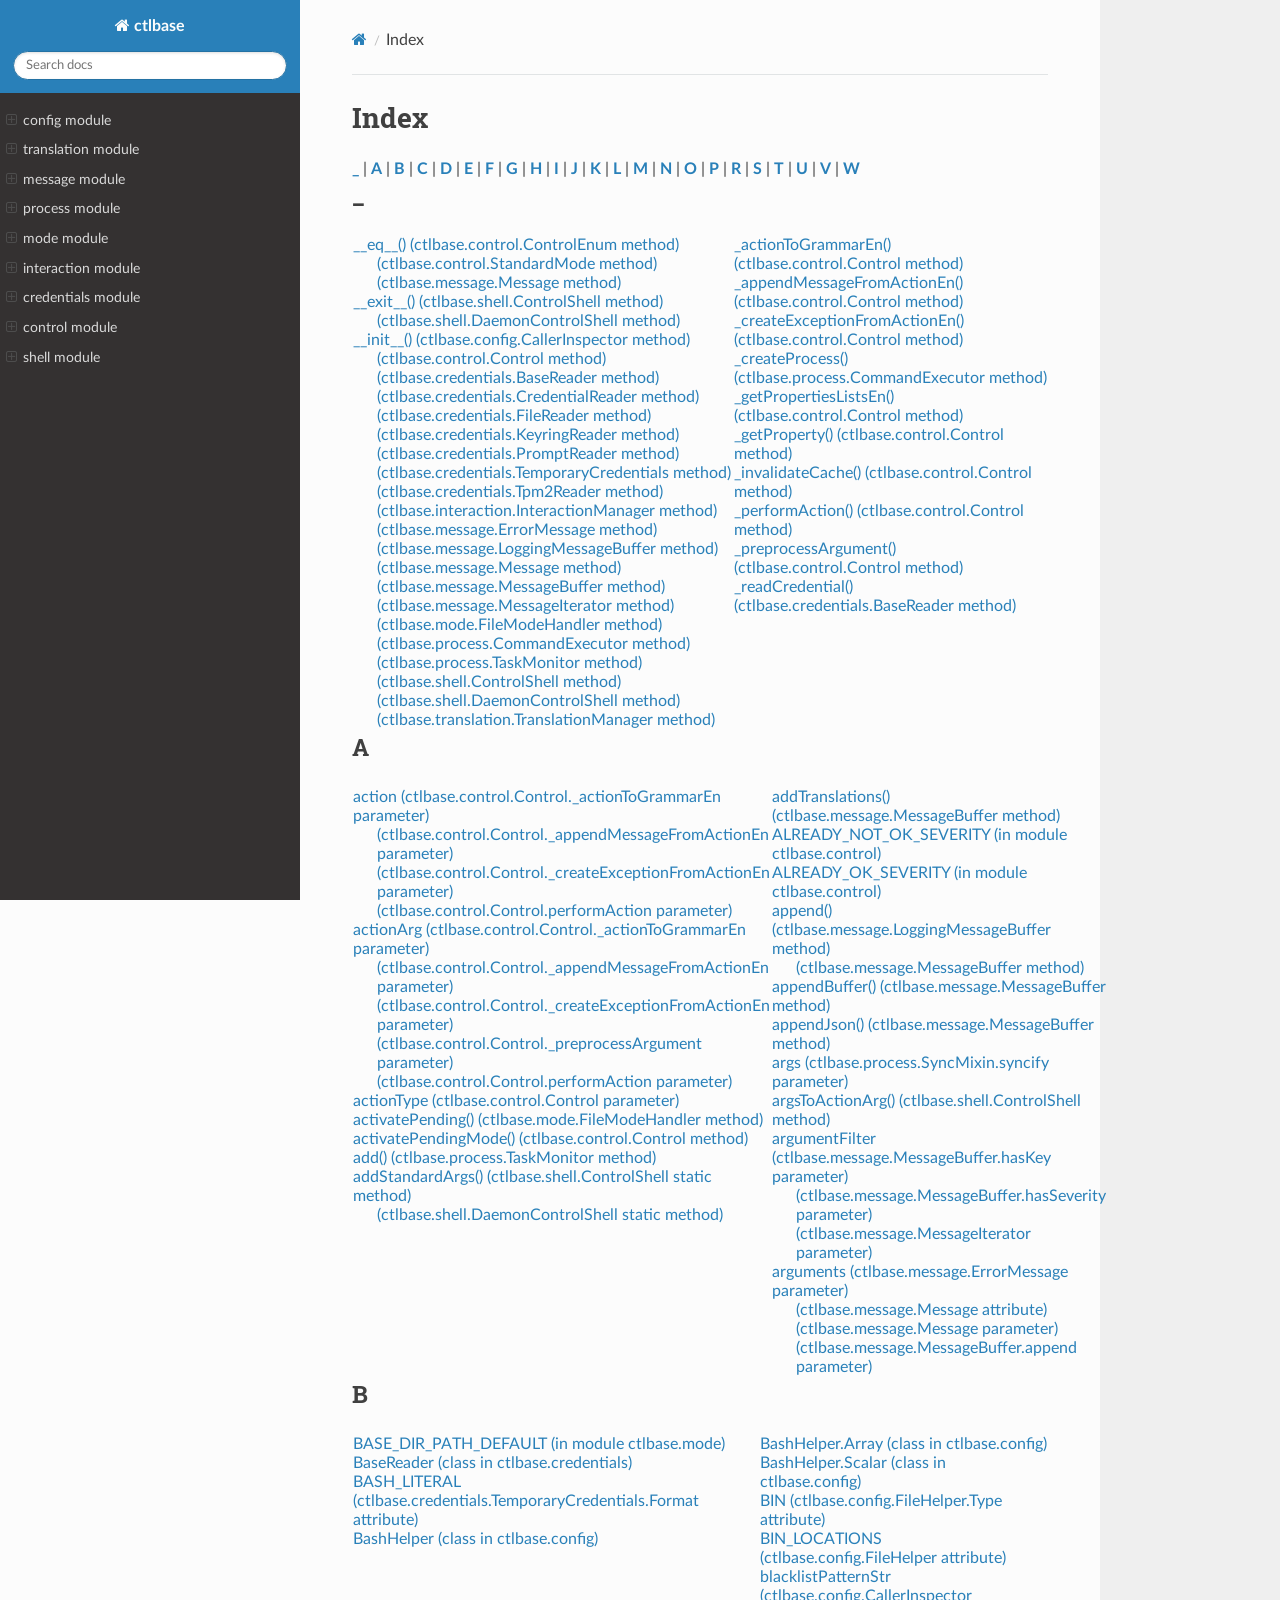
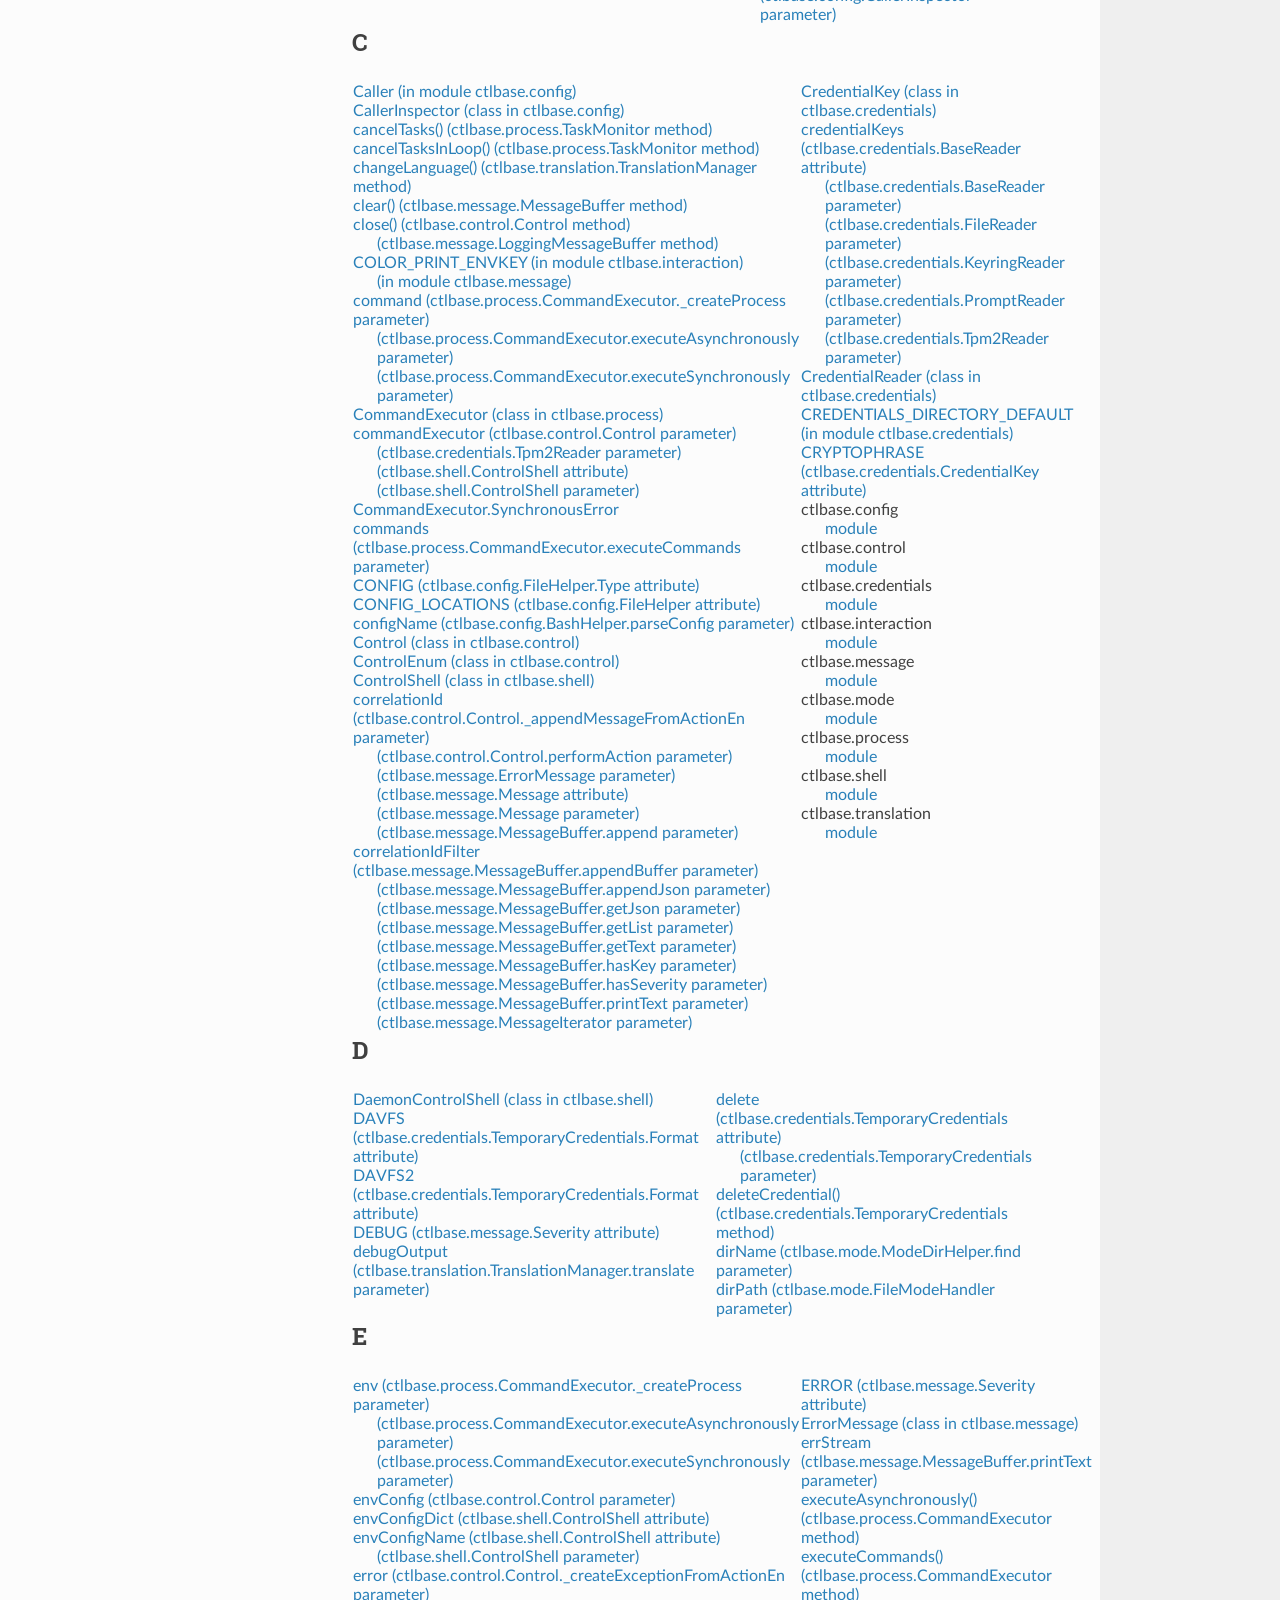
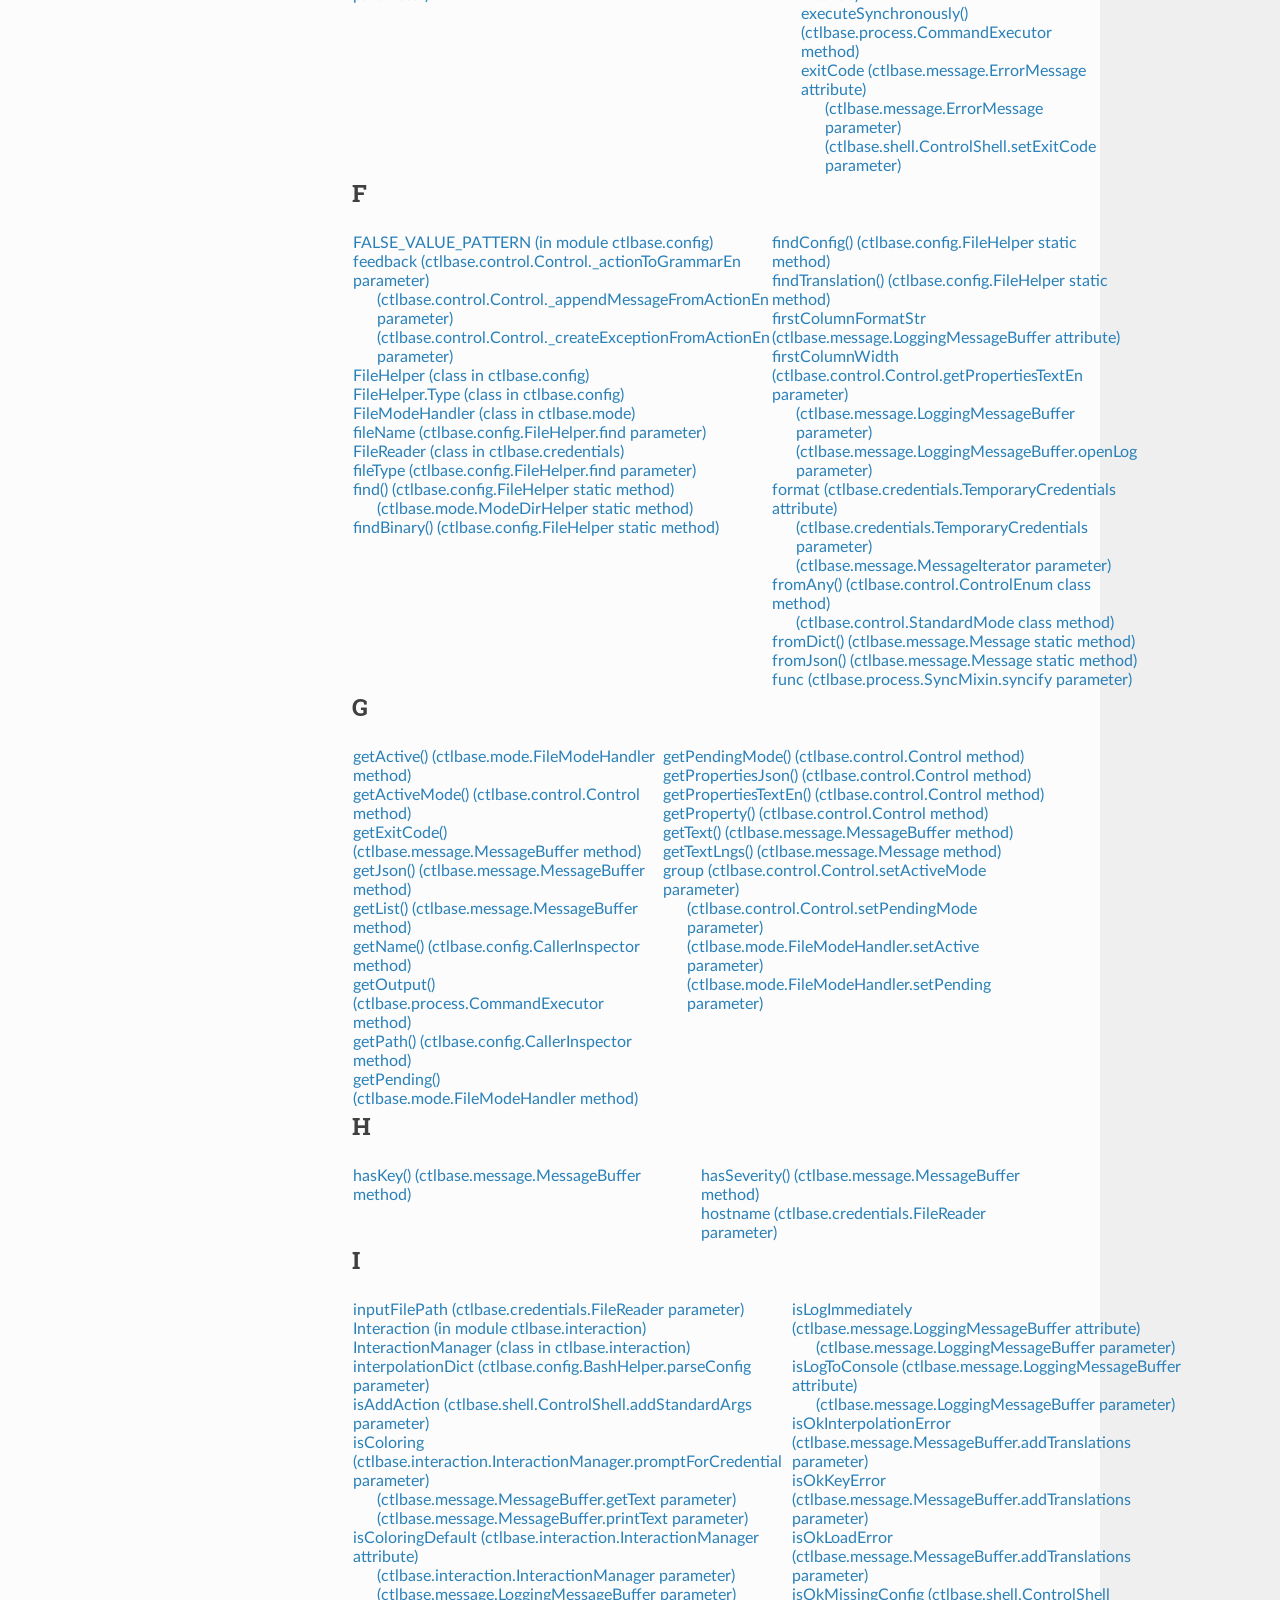
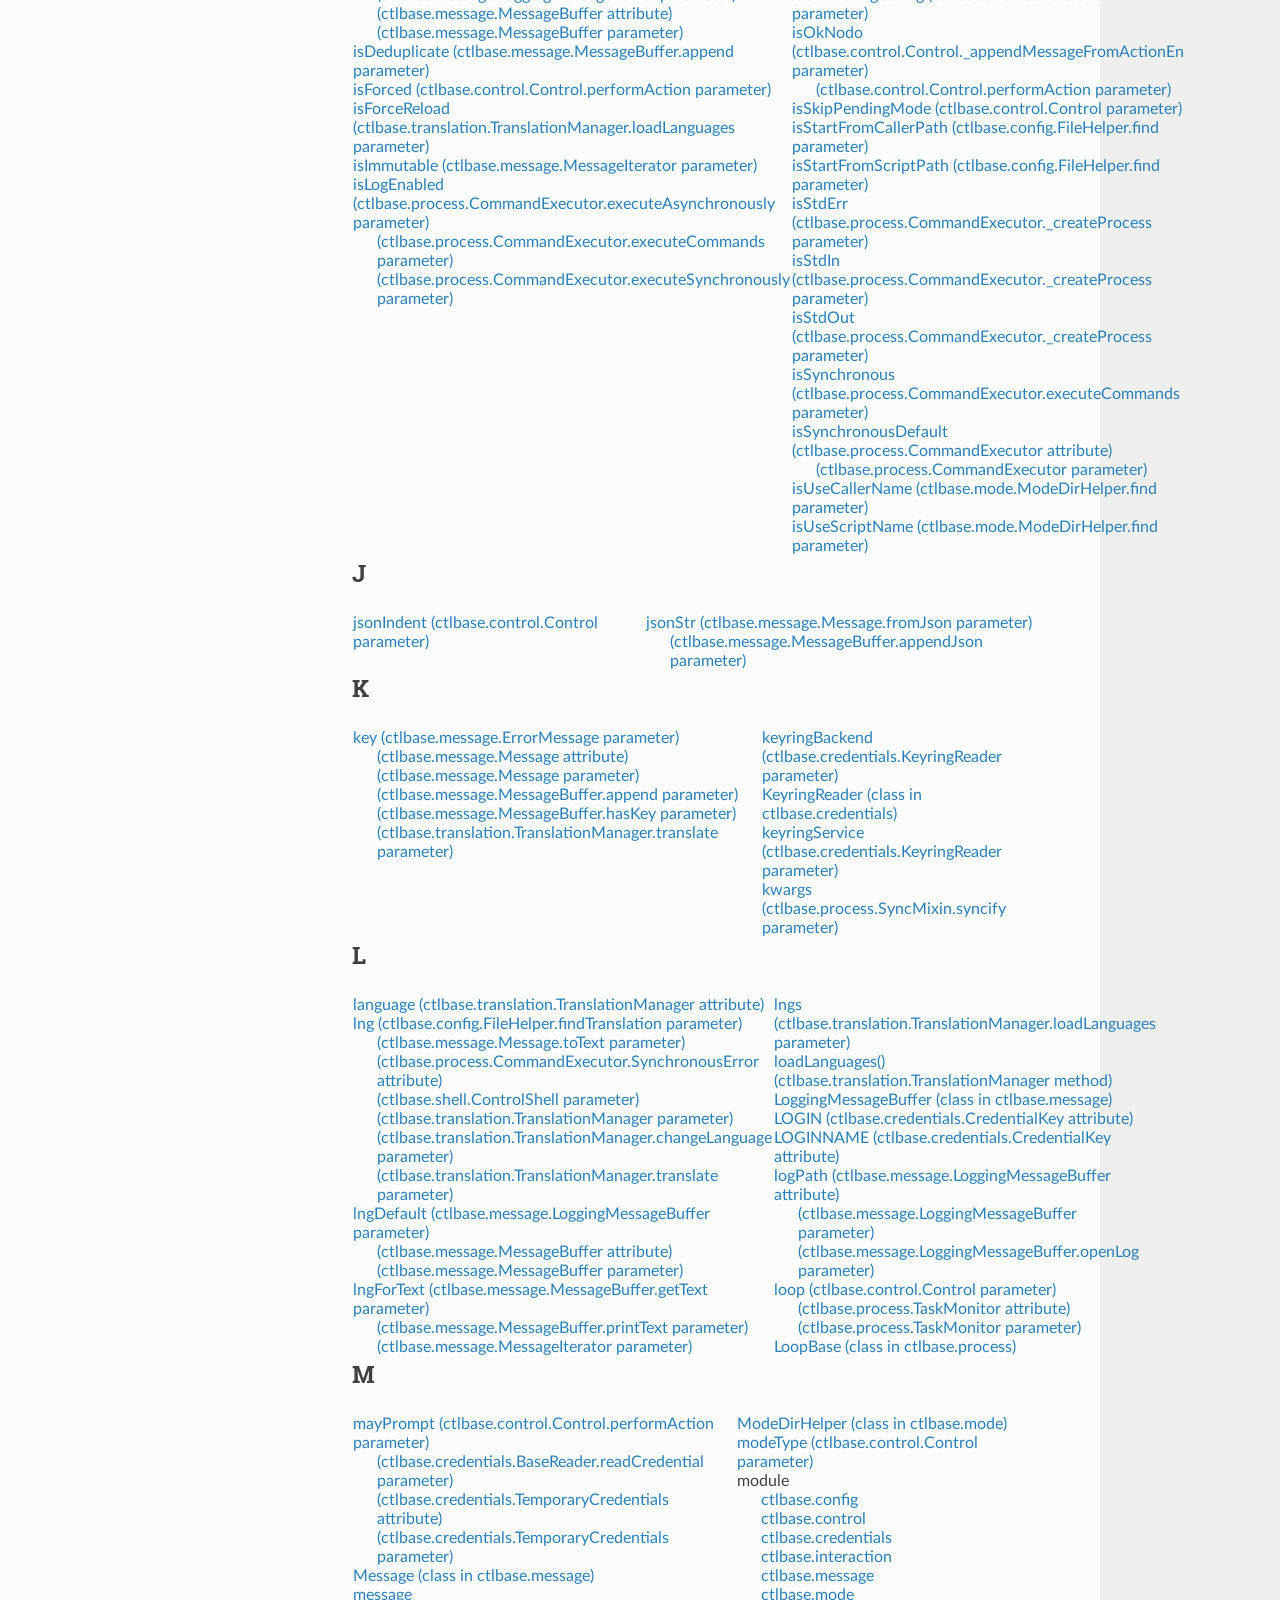
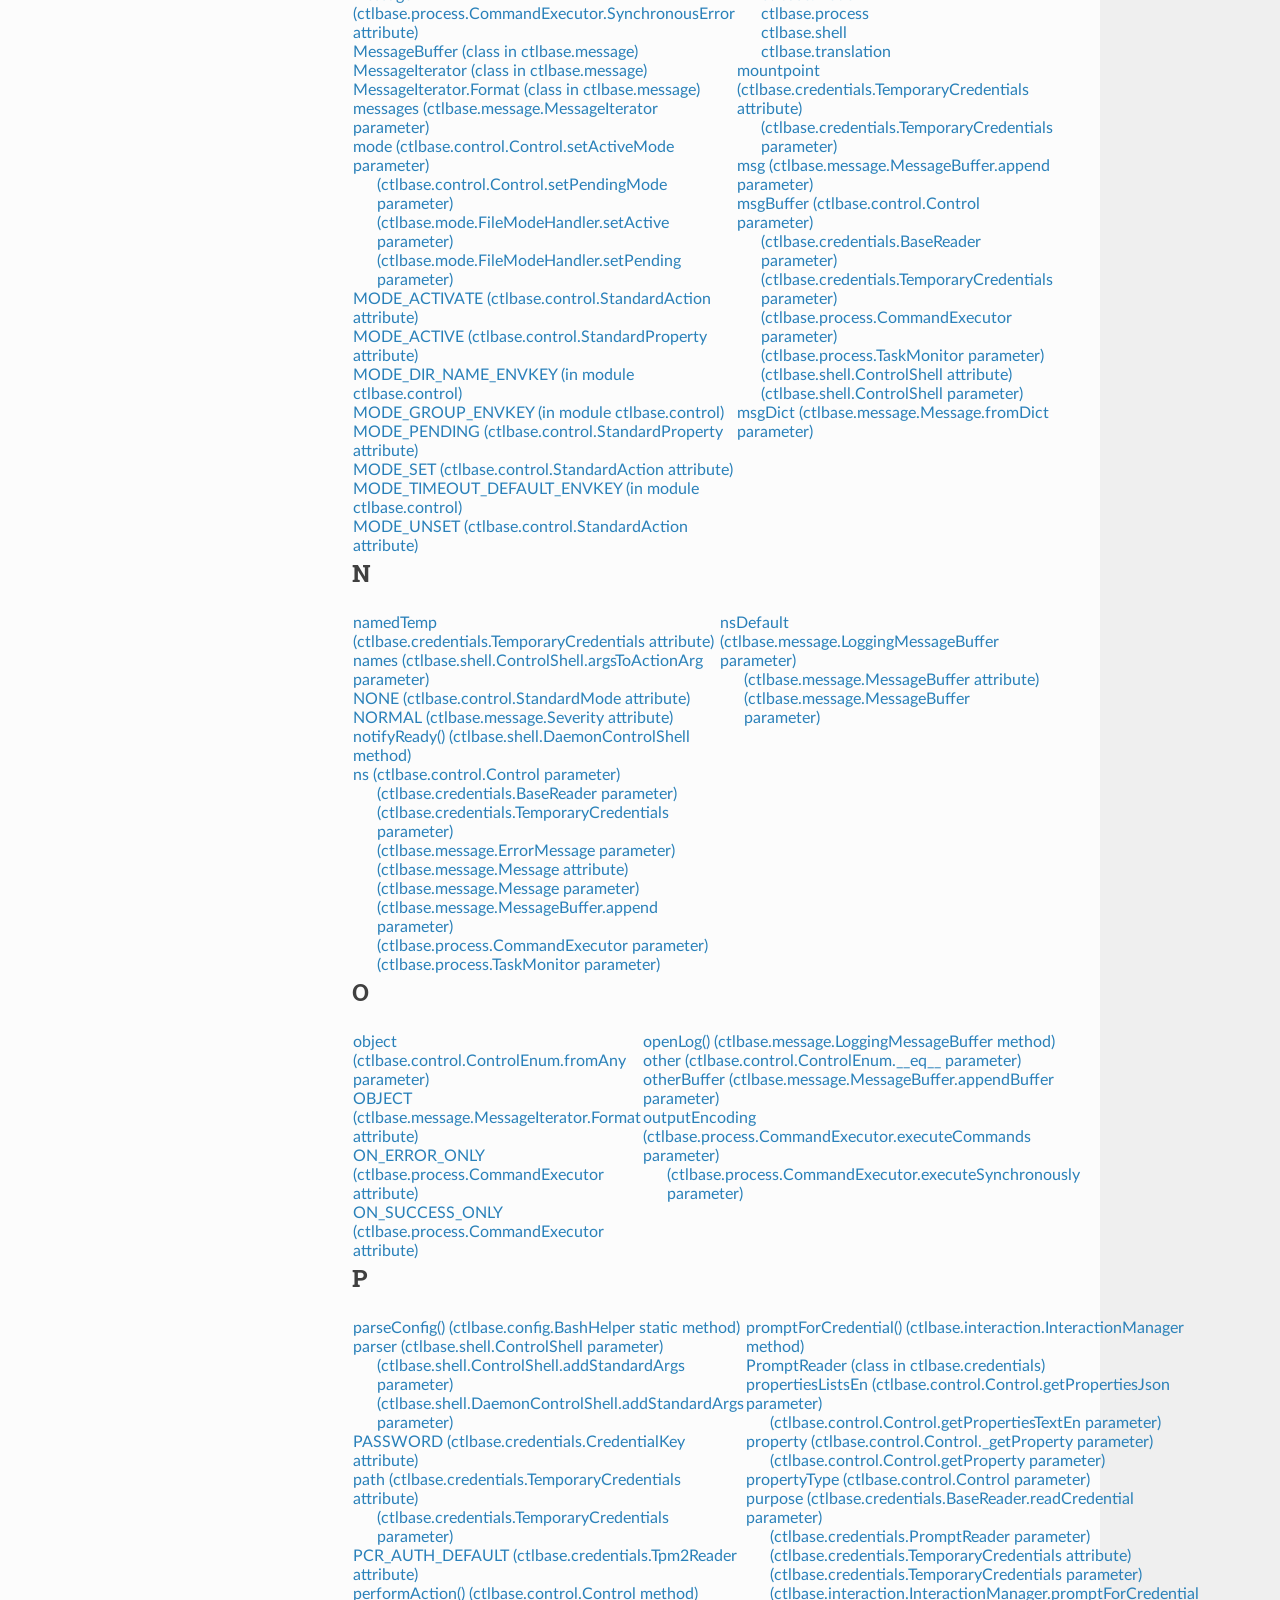
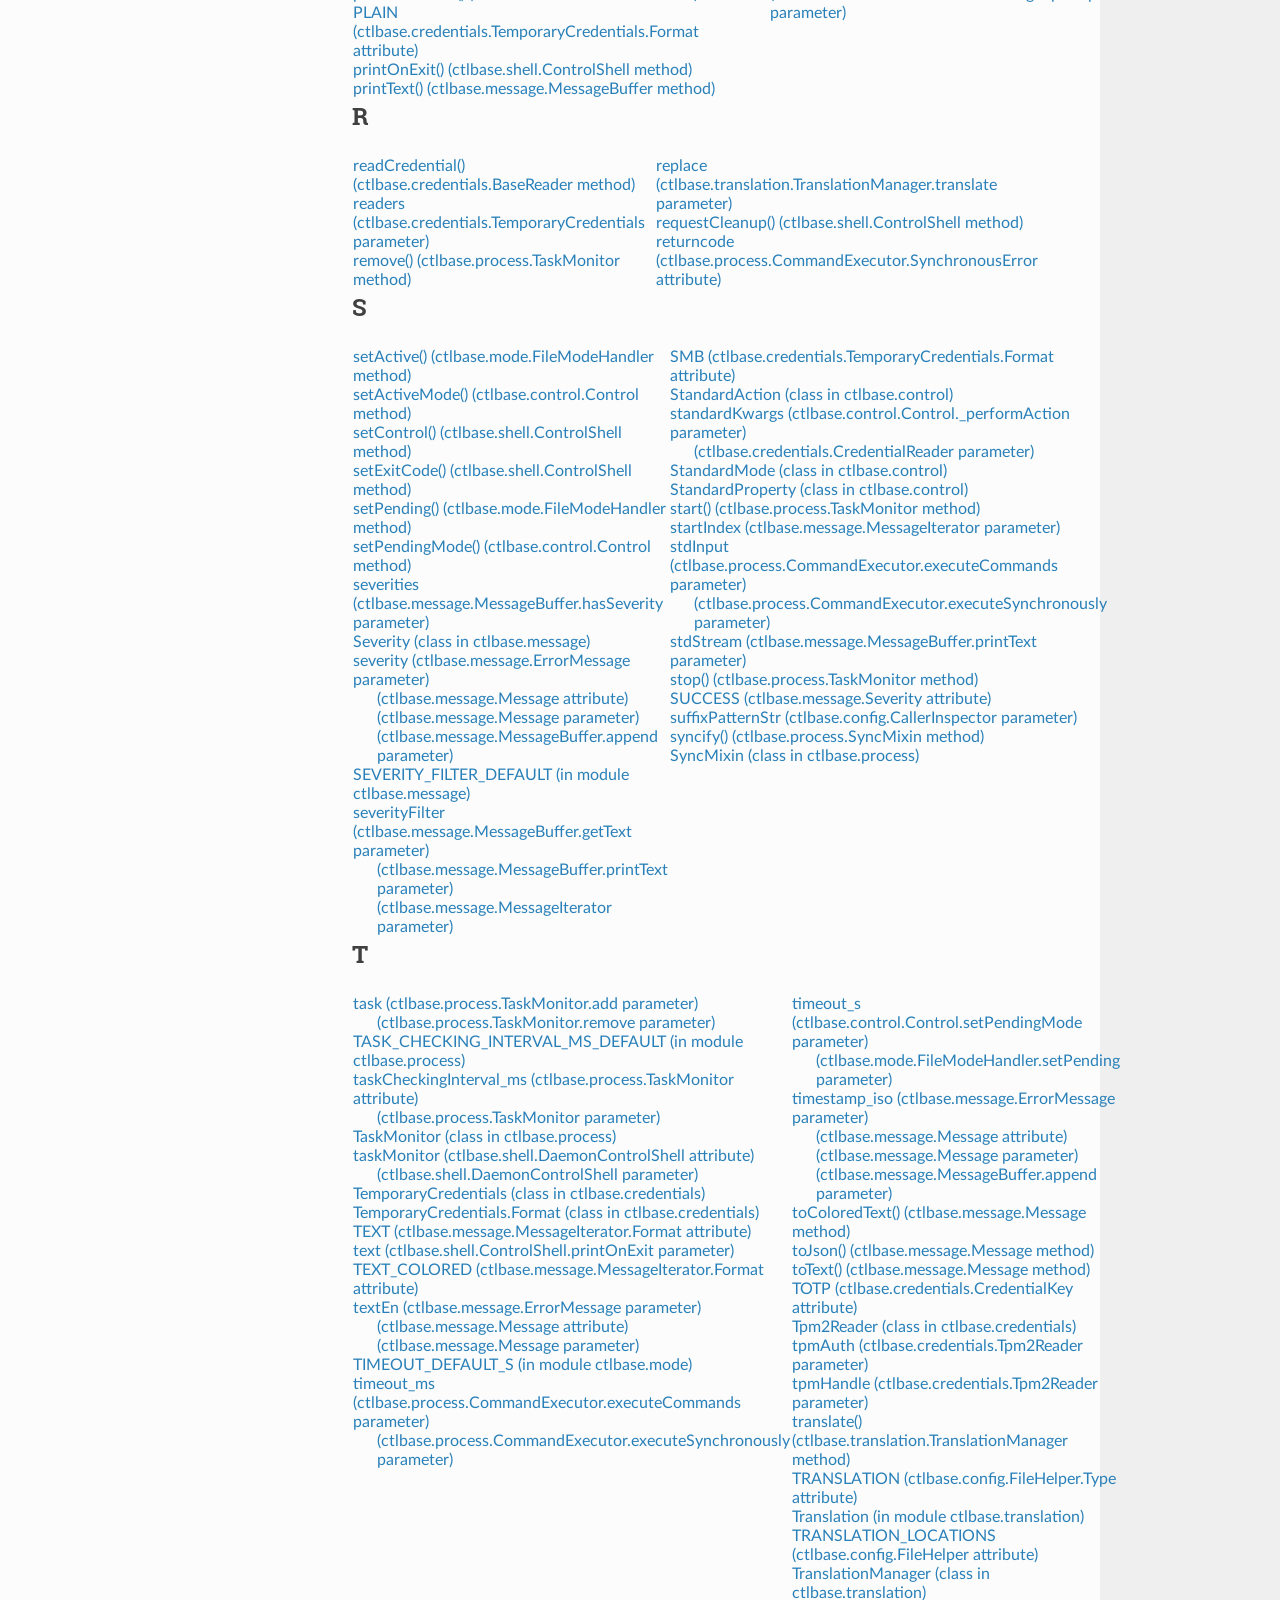
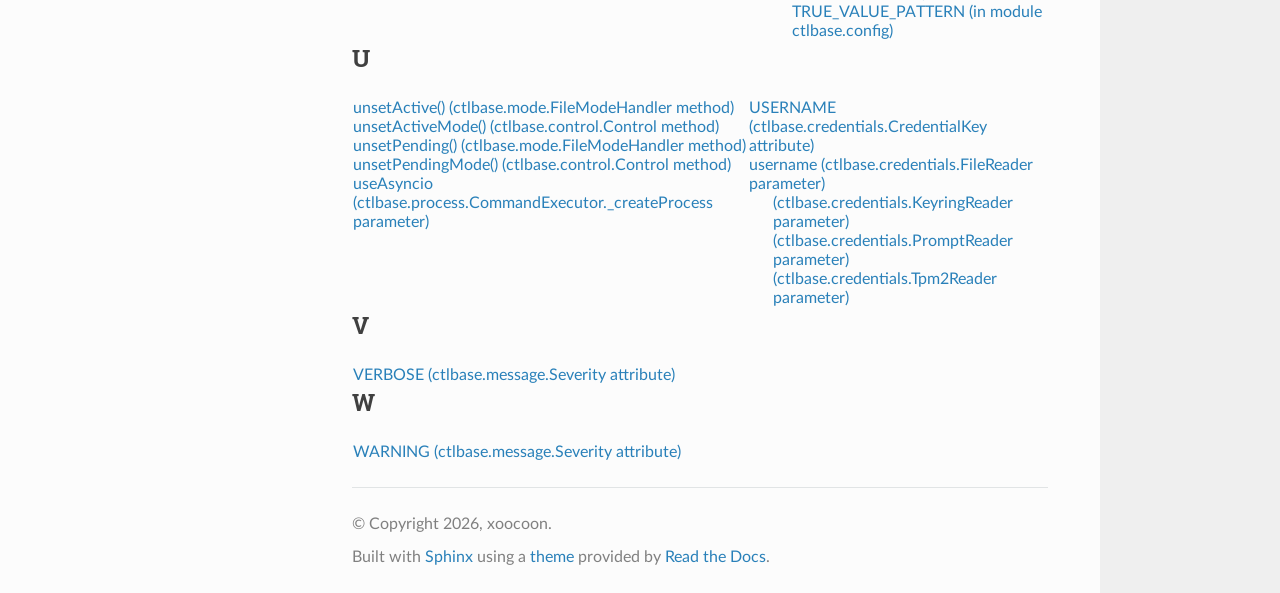
<file: docs/html/genindex.html>
<!DOCTYPE html>
<html class="writer-html5" lang="en" data-content_root="./">
<head>
  <meta charset="utf-8" />
  <meta name="viewport" content="width=device-width, initial-scale=1.0" />
  <title>Index &mdash; ctlbase 1.0a3 documentation</title>
      <link rel="stylesheet" type="text/css" href="_static/pygments.css?v=b86133f3" />
      <link rel="stylesheet" type="text/css" href="_static/css/theme.css?v=9edc463e" />
      <link rel="stylesheet" type="text/css" href="_static/sphinx_paramlinks.css" />

  
      <script src="_static/jquery.js?v=5d32c60e"></script>
      <script src="_static/_sphinx_javascript_frameworks_compat.js?v=2cd50e6c"></script>
      <script src="_static/documentation_options.js?v=a35e1e6e"></script>
      <script src="_static/doctools.js?v=9a2dae69"></script>
      <script src="_static/sphinx_highlight.js?v=dc90522c"></script>
    <script src="_static/js/theme.js"></script>
    <link rel="index" title="Index" href="#" />
    <link rel="search" title="Search" href="search.html" /> 
</head>

<body class="wy-body-for-nav"> 
  <div class="wy-grid-for-nav">
    <nav data-toggle="wy-nav-shift" class="wy-nav-side">
      <div class="wy-side-scroll">
        <div class="wy-side-nav-search" >

          
          
          <a href="index.html" class="icon icon-home">
            ctlbase
          </a>
<div role="search">
  <form id="rtd-search-form" class="wy-form" action="search.html" method="get">
    <input type="text" name="q" placeholder="Search docs" aria-label="Search docs" />
    <input type="hidden" name="check_keywords" value="yes" />
    <input type="hidden" name="area" value="default" />
  </form>
</div>
        </div><div class="wy-menu wy-menu-vertical" data-spy="affix" role="navigation" aria-label="Navigation menu">
              <ul>
<li class="toctree-l1"><a class="reference internal" href="config.html">config module</a><ul>
<li class="toctree-l2"><a class="reference internal" href="config.html#main-classes">Main classes</a><ul>
<li class="toctree-l3"><a class="reference internal" href="config.html#ctlbase.config.CallerInspector"><code class="docutils literal notranslate"><span class="pre">CallerInspector</span></code></a><ul>
<li class="toctree-l4"><a class="reference internal" href="config.html#ctlbase.config.CallerInspector.__init__"><code class="docutils literal notranslate"><span class="pre">CallerInspector.__init__()</span></code></a></li>
<li class="toctree-l4"><a class="reference internal" href="config.html#ctlbase.config.CallerInspector.getName"><code class="docutils literal notranslate"><span class="pre">CallerInspector.getName()</span></code></a></li>
<li class="toctree-l4"><a class="reference internal" href="config.html#ctlbase.config.CallerInspector.getPath"><code class="docutils literal notranslate"><span class="pre">CallerInspector.getPath()</span></code></a></li>
</ul>
</li>
<li class="toctree-l3"><a class="reference internal" href="config.html#ctlbase.config.FileHelper"><code class="docutils literal notranslate"><span class="pre">FileHelper</span></code></a><ul>
<li class="toctree-l4"><a class="reference internal" href="config.html#ctlbase.config.FileHelper.Type"><code class="docutils literal notranslate"><span class="pre">FileHelper.Type</span></code></a></li>
<li class="toctree-l4"><a class="reference internal" href="config.html#ctlbase.config.FileHelper.find"><code class="docutils literal notranslate"><span class="pre">FileHelper.find()</span></code></a></li>
<li class="toctree-l4"><a class="reference internal" href="config.html#ctlbase.config.FileHelper.findBinary"><code class="docutils literal notranslate"><span class="pre">FileHelper.findBinary()</span></code></a></li>
<li class="toctree-l4"><a class="reference internal" href="config.html#ctlbase.config.FileHelper.findConfig"><code class="docutils literal notranslate"><span class="pre">FileHelper.findConfig()</span></code></a></li>
<li class="toctree-l4"><a class="reference internal" href="config.html#ctlbase.config.FileHelper.findTranslation"><code class="docutils literal notranslate"><span class="pre">FileHelper.findTranslation()</span></code></a></li>
<li class="toctree-l4"><a class="reference internal" href="config.html#ctlbase.config.FileHelper.BIN_LOCATIONS"><code class="docutils literal notranslate"><span class="pre">FileHelper.BIN_LOCATIONS</span></code></a></li>
<li class="toctree-l4"><a class="reference internal" href="config.html#ctlbase.config.FileHelper.CONFIG_LOCATIONS"><code class="docutils literal notranslate"><span class="pre">FileHelper.CONFIG_LOCATIONS</span></code></a></li>
<li class="toctree-l4"><a class="reference internal" href="config.html#ctlbase.config.FileHelper.TRANSLATION_LOCATIONS"><code class="docutils literal notranslate"><span class="pre">FileHelper.TRANSLATION_LOCATIONS</span></code></a></li>
</ul>
</li>
<li class="toctree-l3"><a class="reference internal" href="config.html#ctlbase.config.BashHelper"><code class="docutils literal notranslate"><span class="pre">BashHelper</span></code></a><ul>
<li class="toctree-l4"><a class="reference internal" href="config.html#ctlbase.config.BashHelper.Array"><code class="docutils literal notranslate"><span class="pre">BashHelper.Array</span></code></a></li>
<li class="toctree-l4"><a class="reference internal" href="config.html#ctlbase.config.BashHelper.Scalar"><code class="docutils literal notranslate"><span class="pre">BashHelper.Scalar</span></code></a></li>
<li class="toctree-l4"><a class="reference internal" href="config.html#ctlbase.config.BashHelper.parseConfig"><code class="docutils literal notranslate"><span class="pre">BashHelper.parseConfig()</span></code></a></li>
</ul>
</li>
</ul>
</li>
<li class="toctree-l2"><a class="reference internal" href="config.html#constants-and-defaults">Constants and defaults</a><ul>
<li class="toctree-l3"><a class="reference internal" href="config.html#ctlbase.config.Caller"><code class="docutils literal notranslate"><span class="pre">Caller</span></code></a></li>
<li class="toctree-l3"><a class="reference internal" href="config.html#ctlbase.config.TRUE_VALUE_PATTERN"><code class="docutils literal notranslate"><span class="pre">TRUE_VALUE_PATTERN</span></code></a></li>
<li class="toctree-l3"><a class="reference internal" href="config.html#ctlbase.config.FALSE_VALUE_PATTERN"><code class="docutils literal notranslate"><span class="pre">FALSE_VALUE_PATTERN</span></code></a></li>
</ul>
</li>
</ul>
</li>
<li class="toctree-l1"><a class="reference internal" href="translation.html">translation module</a><ul>
<li class="toctree-l2"><a class="reference internal" href="translation.html#main-classes">Main classes</a><ul>
<li class="toctree-l3"><a class="reference internal" href="translation.html#ctlbase.translation.TranslationManager"><code class="docutils literal notranslate"><span class="pre">TranslationManager</span></code></a><ul>
<li class="toctree-l4"><a class="reference internal" href="translation.html#ctlbase.translation.TranslationManager.__init__"><code class="docutils literal notranslate"><span class="pre">TranslationManager.__init__()</span></code></a></li>
<li class="toctree-l4"><a class="reference internal" href="translation.html#ctlbase.translation.TranslationManager.changeLanguage"><code class="docutils literal notranslate"><span class="pre">TranslationManager.changeLanguage()</span></code></a></li>
<li class="toctree-l4"><a class="reference internal" href="translation.html#ctlbase.translation.TranslationManager.loadLanguages"><code class="docutils literal notranslate"><span class="pre">TranslationManager.loadLanguages()</span></code></a></li>
<li class="toctree-l4"><a class="reference internal" href="translation.html#ctlbase.translation.TranslationManager.translate"><code class="docutils literal notranslate"><span class="pre">TranslationManager.translate()</span></code></a></li>
<li class="toctree-l4"><a class="reference internal" href="translation.html#ctlbase.translation.TranslationManager.language"><code class="docutils literal notranslate"><span class="pre">TranslationManager.language</span></code></a></li>
</ul>
</li>
</ul>
</li>
<li class="toctree-l2"><a class="reference internal" href="translation.html#constants-and-defaults">Constants and defaults</a><ul>
<li class="toctree-l3"><a class="reference internal" href="translation.html#ctlbase.translation.Translation"><code class="docutils literal notranslate"><span class="pre">Translation</span></code></a></li>
</ul>
</li>
</ul>
</li>
<li class="toctree-l1"><a class="reference internal" href="message.html">message module</a><ul>
<li class="toctree-l2"><a class="reference internal" href="message.html#main-classes">Main classes</a><ul>
<li class="toctree-l3"><a class="reference internal" href="message.html#ctlbase.message.Message"><code class="docutils literal notranslate"><span class="pre">Message</span></code></a><ul>
<li class="toctree-l4"><a class="reference internal" href="message.html#ctlbase.message.Message.__eq__"><code class="docutils literal notranslate"><span class="pre">Message.__eq__()</span></code></a></li>
<li class="toctree-l4"><a class="reference internal" href="message.html#ctlbase.message.Message.__init__"><code class="docutils literal notranslate"><span class="pre">Message.__init__()</span></code></a></li>
<li class="toctree-l4"><a class="reference internal" href="message.html#ctlbase.message.Message.fromDict"><code class="docutils literal notranslate"><span class="pre">Message.fromDict()</span></code></a></li>
<li class="toctree-l4"><a class="reference internal" href="message.html#ctlbase.message.Message.fromJson"><code class="docutils literal notranslate"><span class="pre">Message.fromJson()</span></code></a></li>
<li class="toctree-l4"><a class="reference internal" href="message.html#ctlbase.message.Message.getTextLngs"><code class="docutils literal notranslate"><span class="pre">Message.getTextLngs()</span></code></a></li>
<li class="toctree-l4"><a class="reference internal" href="message.html#ctlbase.message.Message.toColoredText"><code class="docutils literal notranslate"><span class="pre">Message.toColoredText()</span></code></a></li>
<li class="toctree-l4"><a class="reference internal" href="message.html#ctlbase.message.Message.toJson"><code class="docutils literal notranslate"><span class="pre">Message.toJson()</span></code></a></li>
<li class="toctree-l4"><a class="reference internal" href="message.html#ctlbase.message.Message.toText"><code class="docutils literal notranslate"><span class="pre">Message.toText()</span></code></a></li>
<li class="toctree-l4"><a class="reference internal" href="message.html#ctlbase.message.Message.arguments"><code class="docutils literal notranslate"><span class="pre">Message.arguments</span></code></a></li>
<li class="toctree-l4"><a class="reference internal" href="message.html#ctlbase.message.Message.correlationId"><code class="docutils literal notranslate"><span class="pre">Message.correlationId</span></code></a></li>
<li class="toctree-l4"><a class="reference internal" href="message.html#ctlbase.message.Message.key"><code class="docutils literal notranslate"><span class="pre">Message.key</span></code></a></li>
<li class="toctree-l4"><a class="reference internal" href="message.html#ctlbase.message.Message.ns"><code class="docutils literal notranslate"><span class="pre">Message.ns</span></code></a></li>
<li class="toctree-l4"><a class="reference internal" href="message.html#ctlbase.message.Message.severity"><code class="docutils literal notranslate"><span class="pre">Message.severity</span></code></a></li>
<li class="toctree-l4"><a class="reference internal" href="message.html#ctlbase.message.Message.textEn"><code class="docutils literal notranslate"><span class="pre">Message.textEn</span></code></a></li>
<li class="toctree-l4"><a class="reference internal" href="message.html#ctlbase.message.Message.timestamp_iso"><code class="docutils literal notranslate"><span class="pre">Message.timestamp_iso</span></code></a></li>
</ul>
</li>
<li class="toctree-l3"><a class="reference internal" href="message.html#ctlbase.message.ErrorMessage"><code class="docutils literal notranslate"><span class="pre">ErrorMessage</span></code></a><ul>
<li class="toctree-l4"><a class="reference internal" href="message.html#ctlbase.message.ErrorMessage.__init__"><code class="docutils literal notranslate"><span class="pre">ErrorMessage.__init__()</span></code></a></li>
<li class="toctree-l4"><a class="reference internal" href="message.html#ctlbase.message.ErrorMessage.exitCode"><code class="docutils literal notranslate"><span class="pre">ErrorMessage.exitCode</span></code></a></li>
</ul>
</li>
<li class="toctree-l3"><a class="reference internal" href="message.html#ctlbase.message.MessageBuffer"><code class="docutils literal notranslate"><span class="pre">MessageBuffer</span></code></a><ul>
<li class="toctree-l4"><a class="reference internal" href="message.html#ctlbase.message.MessageBuffer.__init__"><code class="docutils literal notranslate"><span class="pre">MessageBuffer.__init__()</span></code></a></li>
<li class="toctree-l4"><a class="reference internal" href="message.html#ctlbase.message.MessageBuffer.addTranslations"><code class="docutils literal notranslate"><span class="pre">MessageBuffer.addTranslations()</span></code></a></li>
<li class="toctree-l4"><a class="reference internal" href="message.html#ctlbase.message.MessageBuffer.append"><code class="docutils literal notranslate"><span class="pre">MessageBuffer.append()</span></code></a></li>
<li class="toctree-l4"><a class="reference internal" href="message.html#ctlbase.message.MessageBuffer.appendBuffer"><code class="docutils literal notranslate"><span class="pre">MessageBuffer.appendBuffer()</span></code></a></li>
<li class="toctree-l4"><a class="reference internal" href="message.html#ctlbase.message.MessageBuffer.appendJson"><code class="docutils literal notranslate"><span class="pre">MessageBuffer.appendJson()</span></code></a></li>
<li class="toctree-l4"><a class="reference internal" href="message.html#ctlbase.message.MessageBuffer.clear"><code class="docutils literal notranslate"><span class="pre">MessageBuffer.clear()</span></code></a></li>
<li class="toctree-l4"><a class="reference internal" href="message.html#ctlbase.message.MessageBuffer.getExitCode"><code class="docutils literal notranslate"><span class="pre">MessageBuffer.getExitCode()</span></code></a></li>
<li class="toctree-l4"><a class="reference internal" href="message.html#ctlbase.message.MessageBuffer.getJson"><code class="docutils literal notranslate"><span class="pre">MessageBuffer.getJson()</span></code></a></li>
<li class="toctree-l4"><a class="reference internal" href="message.html#ctlbase.message.MessageBuffer.getList"><code class="docutils literal notranslate"><span class="pre">MessageBuffer.getList()</span></code></a></li>
<li class="toctree-l4"><a class="reference internal" href="message.html#ctlbase.message.MessageBuffer.getText"><code class="docutils literal notranslate"><span class="pre">MessageBuffer.getText()</span></code></a></li>
<li class="toctree-l4"><a class="reference internal" href="message.html#ctlbase.message.MessageBuffer.hasKey"><code class="docutils literal notranslate"><span class="pre">MessageBuffer.hasKey()</span></code></a></li>
<li class="toctree-l4"><a class="reference internal" href="message.html#ctlbase.message.MessageBuffer.hasSeverity"><code class="docutils literal notranslate"><span class="pre">MessageBuffer.hasSeverity()</span></code></a></li>
<li class="toctree-l4"><a class="reference internal" href="message.html#ctlbase.message.MessageBuffer.printText"><code class="docutils literal notranslate"><span class="pre">MessageBuffer.printText()</span></code></a></li>
<li class="toctree-l4"><a class="reference internal" href="message.html#ctlbase.message.MessageBuffer.isColoringDefault"><code class="docutils literal notranslate"><span class="pre">MessageBuffer.isColoringDefault</span></code></a></li>
<li class="toctree-l4"><a class="reference internal" href="message.html#ctlbase.message.MessageBuffer.lngDefault"><code class="docutils literal notranslate"><span class="pre">MessageBuffer.lngDefault</span></code></a></li>
<li class="toctree-l4"><a class="reference internal" href="message.html#ctlbase.message.MessageBuffer.nsDefault"><code class="docutils literal notranslate"><span class="pre">MessageBuffer.nsDefault</span></code></a></li>
</ul>
</li>
<li class="toctree-l3"><a class="reference internal" href="message.html#ctlbase.message.LoggingMessageBuffer"><code class="docutils literal notranslate"><span class="pre">LoggingMessageBuffer</span></code></a><ul>
<li class="toctree-l4"><a class="reference internal" href="message.html#ctlbase.message.LoggingMessageBuffer.__init__"><code class="docutils literal notranslate"><span class="pre">LoggingMessageBuffer.__init__()</span></code></a></li>
<li class="toctree-l4"><a class="reference internal" href="message.html#ctlbase.message.LoggingMessageBuffer.append"><code class="docutils literal notranslate"><span class="pre">LoggingMessageBuffer.append()</span></code></a></li>
<li class="toctree-l4"><a class="reference internal" href="message.html#ctlbase.message.LoggingMessageBuffer.close"><code class="docutils literal notranslate"><span class="pre">LoggingMessageBuffer.close()</span></code></a></li>
<li class="toctree-l4"><a class="reference internal" href="message.html#ctlbase.message.LoggingMessageBuffer.openLog"><code class="docutils literal notranslate"><span class="pre">LoggingMessageBuffer.openLog()</span></code></a></li>
<li class="toctree-l4"><a class="reference internal" href="message.html#ctlbase.message.LoggingMessageBuffer.firstColumnFormatStr"><code class="docutils literal notranslate"><span class="pre">LoggingMessageBuffer.firstColumnFormatStr</span></code></a></li>
<li class="toctree-l4"><a class="reference internal" href="message.html#ctlbase.message.LoggingMessageBuffer.isLogImmediately"><code class="docutils literal notranslate"><span class="pre">LoggingMessageBuffer.isLogImmediately</span></code></a></li>
<li class="toctree-l4"><a class="reference internal" href="message.html#ctlbase.message.LoggingMessageBuffer.isLogToConsole"><code class="docutils literal notranslate"><span class="pre">LoggingMessageBuffer.isLogToConsole</span></code></a></li>
<li class="toctree-l4"><a class="reference internal" href="message.html#ctlbase.message.LoggingMessageBuffer.logPath"><code class="docutils literal notranslate"><span class="pre">LoggingMessageBuffer.logPath</span></code></a></li>
</ul>
</li>
<li class="toctree-l3"><a class="reference internal" href="message.html#ctlbase.message.MessageIterator"><code class="docutils literal notranslate"><span class="pre">MessageIterator</span></code></a><ul>
<li class="toctree-l4"><a class="reference internal" href="message.html#ctlbase.message.MessageIterator.Format"><code class="docutils literal notranslate"><span class="pre">MessageIterator.Format</span></code></a></li>
<li class="toctree-l4"><a class="reference internal" href="message.html#ctlbase.message.MessageIterator.__init__"><code class="docutils literal notranslate"><span class="pre">MessageIterator.__init__()</span></code></a></li>
</ul>
</li>
</ul>
</li>
<li class="toctree-l2"><a class="reference internal" href="message.html#constants-and-defaults">Constants and defaults</a><ul>
<li class="toctree-l3"><a class="reference internal" href="message.html#ctlbase.message.Severity"><code class="docutils literal notranslate"><span class="pre">Severity</span></code></a><ul>
<li class="toctree-l4"><a class="reference internal" href="message.html#ctlbase.message.Severity.DEBUG"><code class="docutils literal notranslate"><span class="pre">Severity.DEBUG</span></code></a></li>
<li class="toctree-l4"><a class="reference internal" href="message.html#ctlbase.message.Severity.ERROR"><code class="docutils literal notranslate"><span class="pre">Severity.ERROR</span></code></a></li>
<li class="toctree-l4"><a class="reference internal" href="message.html#ctlbase.message.Severity.NORMAL"><code class="docutils literal notranslate"><span class="pre">Severity.NORMAL</span></code></a></li>
<li class="toctree-l4"><a class="reference internal" href="message.html#ctlbase.message.Severity.SUCCESS"><code class="docutils literal notranslate"><span class="pre">Severity.SUCCESS</span></code></a></li>
<li class="toctree-l4"><a class="reference internal" href="message.html#ctlbase.message.Severity.VERBOSE"><code class="docutils literal notranslate"><span class="pre">Severity.VERBOSE</span></code></a></li>
<li class="toctree-l4"><a class="reference internal" href="message.html#ctlbase.message.Severity.WARNING"><code class="docutils literal notranslate"><span class="pre">Severity.WARNING</span></code></a></li>
</ul>
</li>
<li class="toctree-l3"><a class="reference internal" href="message.html#ctlbase.message.SEVERITY_FILTER_DEFAULT"><code class="docutils literal notranslate"><span class="pre">SEVERITY_FILTER_DEFAULT</span></code></a></li>
<li class="toctree-l3"><a class="reference internal" href="message.html#ctlbase.message.COLOR_PRINT_ENVKEY"><code class="docutils literal notranslate"><span class="pre">COLOR_PRINT_ENVKEY</span></code></a></li>
</ul>
</li>
</ul>
</li>
<li class="toctree-l1"><a class="reference internal" href="process.html">process module</a><ul>
<li class="toctree-l2"><a class="reference internal" href="process.html#main-classes">Main classes</a><ul>
<li class="toctree-l3"><a class="reference internal" href="process.html#ctlbase.process.LoopBase"><code class="docutils literal notranslate"><span class="pre">LoopBase</span></code></a></li>
<li class="toctree-l3"><a class="reference internal" href="process.html#ctlbase.process.SyncMixin"><code class="docutils literal notranslate"><span class="pre">SyncMixin</span></code></a><ul>
<li class="toctree-l4"><a class="reference internal" href="process.html#ctlbase.process.SyncMixin.syncify"><code class="docutils literal notranslate"><span class="pre">SyncMixin.syncify()</span></code></a></li>
</ul>
</li>
<li class="toctree-l3"><a class="reference internal" href="process.html#ctlbase.process.TaskMonitor"><code class="docutils literal notranslate"><span class="pre">TaskMonitor</span></code></a><ul>
<li class="toctree-l4"><a class="reference internal" href="process.html#ctlbase.process.TaskMonitor.__init__"><code class="docutils literal notranslate"><span class="pre">TaskMonitor.__init__()</span></code></a></li>
<li class="toctree-l4"><a class="reference internal" href="process.html#ctlbase.process.TaskMonitor.add"><code class="docutils literal notranslate"><span class="pre">TaskMonitor.add()</span></code></a></li>
<li class="toctree-l4"><a class="reference internal" href="process.html#ctlbase.process.TaskMonitor.cancelTasks"><code class="docutils literal notranslate"><span class="pre">TaskMonitor.cancelTasks()</span></code></a></li>
<li class="toctree-l4"><a class="reference internal" href="process.html#ctlbase.process.TaskMonitor.cancelTasksInLoop"><code class="docutils literal notranslate"><span class="pre">TaskMonitor.cancelTasksInLoop()</span></code></a></li>
<li class="toctree-l4"><a class="reference internal" href="process.html#ctlbase.process.TaskMonitor.remove"><code class="docutils literal notranslate"><span class="pre">TaskMonitor.remove()</span></code></a></li>
<li class="toctree-l4"><a class="reference internal" href="process.html#ctlbase.process.TaskMonitor.start"><code class="docutils literal notranslate"><span class="pre">TaskMonitor.start()</span></code></a></li>
<li class="toctree-l4"><a class="reference internal" href="process.html#ctlbase.process.TaskMonitor.stop"><code class="docutils literal notranslate"><span class="pre">TaskMonitor.stop()</span></code></a></li>
<li class="toctree-l4"><a class="reference internal" href="process.html#ctlbase.process.TaskMonitor.loop"><code class="docutils literal notranslate"><span class="pre">TaskMonitor.loop</span></code></a></li>
<li class="toctree-l4"><a class="reference internal" href="process.html#ctlbase.process.TaskMonitor.taskCheckingInterval_ms"><code class="docutils literal notranslate"><span class="pre">TaskMonitor.taskCheckingInterval_ms</span></code></a></li>
</ul>
</li>
<li class="toctree-l3"><a class="reference internal" href="process.html#ctlbase.process.CommandExecutor"><code class="docutils literal notranslate"><span class="pre">CommandExecutor</span></code></a><ul>
<li class="toctree-l4"><a class="reference internal" href="process.html#ctlbase.process.CommandExecutor.SynchronousError"><code class="docutils literal notranslate"><span class="pre">CommandExecutor.SynchronousError</span></code></a></li>
<li class="toctree-l4"><a class="reference internal" href="process.html#ctlbase.process.CommandExecutor.__init__"><code class="docutils literal notranslate"><span class="pre">CommandExecutor.__init__()</span></code></a></li>
<li class="toctree-l4"><a class="reference internal" href="process.html#ctlbase.process.CommandExecutor._createProcess"><code class="docutils literal notranslate"><span class="pre">CommandExecutor._createProcess()</span></code></a></li>
<li class="toctree-l4"><a class="reference internal" href="process.html#ctlbase.process.CommandExecutor.executeAsynchronously"><code class="docutils literal notranslate"><span class="pre">CommandExecutor.executeAsynchronously()</span></code></a></li>
<li class="toctree-l4"><a class="reference internal" href="process.html#ctlbase.process.CommandExecutor.executeCommands"><code class="docutils literal notranslate"><span class="pre">CommandExecutor.executeCommands()</span></code></a></li>
<li class="toctree-l4"><a class="reference internal" href="process.html#ctlbase.process.CommandExecutor.executeSynchronously"><code class="docutils literal notranslate"><span class="pre">CommandExecutor.executeSynchronously()</span></code></a></li>
<li class="toctree-l4"><a class="reference internal" href="process.html#ctlbase.process.CommandExecutor.getOutput"><code class="docutils literal notranslate"><span class="pre">CommandExecutor.getOutput()</span></code></a></li>
<li class="toctree-l4"><a class="reference internal" href="process.html#ctlbase.process.CommandExecutor.ON_ERROR_ONLY"><code class="docutils literal notranslate"><span class="pre">CommandExecutor.ON_ERROR_ONLY</span></code></a></li>
<li class="toctree-l4"><a class="reference internal" href="process.html#ctlbase.process.CommandExecutor.ON_SUCCESS_ONLY"><code class="docutils literal notranslate"><span class="pre">CommandExecutor.ON_SUCCESS_ONLY</span></code></a></li>
<li class="toctree-l4"><a class="reference internal" href="process.html#ctlbase.process.CommandExecutor.isSynchronousDefault"><code class="docutils literal notranslate"><span class="pre">CommandExecutor.isSynchronousDefault</span></code></a></li>
</ul>
</li>
</ul>
</li>
<li class="toctree-l2"><a class="reference internal" href="process.html#constants-and-defaults">Constants and defaults</a><ul>
<li class="toctree-l3"><a class="reference internal" href="process.html#ctlbase.process.TASK_CHECKING_INTERVAL_MS_DEFAULT"><code class="docutils literal notranslate"><span class="pre">TASK_CHECKING_INTERVAL_MS_DEFAULT</span></code></a></li>
</ul>
</li>
</ul>
</li>
<li class="toctree-l1"><a class="reference internal" href="mode.html">mode module</a><ul>
<li class="toctree-l2"><a class="reference internal" href="mode.html#main-classes">Main classes</a><ul>
<li class="toctree-l3"><a class="reference internal" href="mode.html#ctlbase.mode.ModeDirHelper"><code class="docutils literal notranslate"><span class="pre">ModeDirHelper</span></code></a><ul>
<li class="toctree-l4"><a class="reference internal" href="mode.html#ctlbase.mode.ModeDirHelper.find"><code class="docutils literal notranslate"><span class="pre">ModeDirHelper.find()</span></code></a></li>
</ul>
</li>
<li class="toctree-l3"><a class="reference internal" href="mode.html#ctlbase.mode.FileModeHandler"><code class="docutils literal notranslate"><span class="pre">FileModeHandler</span></code></a><ul>
<li class="toctree-l4"><a class="reference internal" href="mode.html#ctlbase.mode.FileModeHandler.__init__"><code class="docutils literal notranslate"><span class="pre">FileModeHandler.__init__()</span></code></a></li>
<li class="toctree-l4"><a class="reference internal" href="mode.html#ctlbase.mode.FileModeHandler.activatePending"><code class="docutils literal notranslate"><span class="pre">FileModeHandler.activatePending()</span></code></a></li>
<li class="toctree-l4"><a class="reference internal" href="mode.html#ctlbase.mode.FileModeHandler.getActive"><code class="docutils literal notranslate"><span class="pre">FileModeHandler.getActive()</span></code></a></li>
<li class="toctree-l4"><a class="reference internal" href="mode.html#ctlbase.mode.FileModeHandler.getPending"><code class="docutils literal notranslate"><span class="pre">FileModeHandler.getPending()</span></code></a></li>
<li class="toctree-l4"><a class="reference internal" href="mode.html#ctlbase.mode.FileModeHandler.setActive"><code class="docutils literal notranslate"><span class="pre">FileModeHandler.setActive()</span></code></a></li>
<li class="toctree-l4"><a class="reference internal" href="mode.html#ctlbase.mode.FileModeHandler.setPending"><code class="docutils literal notranslate"><span class="pre">FileModeHandler.setPending()</span></code></a></li>
<li class="toctree-l4"><a class="reference internal" href="mode.html#ctlbase.mode.FileModeHandler.unsetActive"><code class="docutils literal notranslate"><span class="pre">FileModeHandler.unsetActive()</span></code></a></li>
<li class="toctree-l4"><a class="reference internal" href="mode.html#ctlbase.mode.FileModeHandler.unsetPending"><code class="docutils literal notranslate"><span class="pre">FileModeHandler.unsetPending()</span></code></a></li>
</ul>
</li>
</ul>
</li>
<li class="toctree-l2"><a class="reference internal" href="mode.html#constants-and-defaults">Constants and defaults</a><ul>
<li class="toctree-l3"><a class="reference internal" href="mode.html#ctlbase.mode.TIMEOUT_DEFAULT_S"><code class="docutils literal notranslate"><span class="pre">TIMEOUT_DEFAULT_S</span></code></a></li>
<li class="toctree-l3"><a class="reference internal" href="mode.html#ctlbase.mode.BASE_DIR_PATH_DEFAULT"><code class="docutils literal notranslate"><span class="pre">BASE_DIR_PATH_DEFAULT</span></code></a></li>
</ul>
</li>
</ul>
</li>
<li class="toctree-l1"><a class="reference internal" href="interaction.html">interaction module</a><ul>
<li class="toctree-l2"><a class="reference internal" href="interaction.html#main-classes">Main classes</a><ul>
<li class="toctree-l3"><a class="reference internal" href="interaction.html#ctlbase.interaction.InteractionManager"><code class="docutils literal notranslate"><span class="pre">InteractionManager</span></code></a><ul>
<li class="toctree-l4"><a class="reference internal" href="interaction.html#ctlbase.interaction.InteractionManager.__init__"><code class="docutils literal notranslate"><span class="pre">InteractionManager.__init__()</span></code></a></li>
<li class="toctree-l4"><a class="reference internal" href="interaction.html#ctlbase.interaction.InteractionManager.promptForCredential"><code class="docutils literal notranslate"><span class="pre">InteractionManager.promptForCredential()</span></code></a></li>
<li class="toctree-l4"><a class="reference internal" href="interaction.html#ctlbase.interaction.InteractionManager.isColoringDefault"><code class="docutils literal notranslate"><span class="pre">InteractionManager.isColoringDefault</span></code></a></li>
</ul>
</li>
</ul>
</li>
<li class="toctree-l2"><a class="reference internal" href="interaction.html#constants-and-defaults">Constants and defaults</a><ul>
<li class="toctree-l3"><a class="reference internal" href="interaction.html#ctlbase.interaction.COLOR_PRINT_ENVKEY"><code class="docutils literal notranslate"><span class="pre">COLOR_PRINT_ENVKEY</span></code></a></li>
<li class="toctree-l3"><a class="reference internal" href="interaction.html#ctlbase.interaction.Interaction"><code class="docutils literal notranslate"><span class="pre">Interaction</span></code></a></li>
</ul>
</li>
</ul>
</li>
<li class="toctree-l1"><a class="reference internal" href="credentials.html">credentials module</a><ul>
<li class="toctree-l2"><a class="reference internal" href="credentials.html#main-classes">Main classes</a><ul>
<li class="toctree-l3"><a class="reference internal" href="credentials.html#ctlbase.credentials.CredentialReader"><code class="docutils literal notranslate"><span class="pre">CredentialReader</span></code></a><ul>
<li class="toctree-l4"><a class="reference internal" href="credentials.html#ctlbase.credentials.CredentialReader.__init__"><code class="docutils literal notranslate"><span class="pre">CredentialReader.__init__()</span></code></a></li>
</ul>
</li>
<li class="toctree-l3"><a class="reference internal" href="credentials.html#ctlbase.credentials.KeyringReader"><code class="docutils literal notranslate"><span class="pre">KeyringReader</span></code></a><ul>
<li class="toctree-l4"><a class="reference internal" href="credentials.html#ctlbase.credentials.KeyringReader.__init__"><code class="docutils literal notranslate"><span class="pre">KeyringReader.__init__()</span></code></a></li>
</ul>
</li>
<li class="toctree-l3"><a class="reference internal" href="credentials.html#ctlbase.credentials.Tpm2Reader"><code class="docutils literal notranslate"><span class="pre">Tpm2Reader</span></code></a><ul>
<li class="toctree-l4"><a class="reference internal" href="credentials.html#ctlbase.credentials.Tpm2Reader.__init__"><code class="docutils literal notranslate"><span class="pre">Tpm2Reader.__init__()</span></code></a></li>
<li class="toctree-l4"><a class="reference internal" href="credentials.html#ctlbase.credentials.Tpm2Reader.PCR_AUTH_DEFAULT"><code class="docutils literal notranslate"><span class="pre">Tpm2Reader.PCR_AUTH_DEFAULT</span></code></a></li>
</ul>
</li>
<li class="toctree-l3"><a class="reference internal" href="credentials.html#ctlbase.credentials.FileReader"><code class="docutils literal notranslate"><span class="pre">FileReader</span></code></a><ul>
<li class="toctree-l4"><a class="reference internal" href="credentials.html#ctlbase.credentials.FileReader.__init__"><code class="docutils literal notranslate"><span class="pre">FileReader.__init__()</span></code></a></li>
</ul>
</li>
<li class="toctree-l3"><a class="reference internal" href="credentials.html#ctlbase.credentials.PromptReader"><code class="docutils literal notranslate"><span class="pre">PromptReader</span></code></a><ul>
<li class="toctree-l4"><a class="reference internal" href="credentials.html#ctlbase.credentials.PromptReader.__init__"><code class="docutils literal notranslate"><span class="pre">PromptReader.__init__()</span></code></a></li>
</ul>
</li>
<li class="toctree-l3"><a class="reference internal" href="credentials.html#ctlbase.credentials.BaseReader"><code class="docutils literal notranslate"><span class="pre">BaseReader</span></code></a><ul>
<li class="toctree-l4"><a class="reference internal" href="credentials.html#ctlbase.credentials.BaseReader.__init__"><code class="docutils literal notranslate"><span class="pre">BaseReader.__init__()</span></code></a></li>
<li class="toctree-l4"><a class="reference internal" href="credentials.html#ctlbase.credentials.BaseReader._readCredential"><code class="docutils literal notranslate"><span class="pre">BaseReader._readCredential()</span></code></a></li>
<li class="toctree-l4"><a class="reference internal" href="credentials.html#ctlbase.credentials.BaseReader.readCredential"><code class="docutils literal notranslate"><span class="pre">BaseReader.readCredential()</span></code></a></li>
<li class="toctree-l4"><a class="reference internal" href="credentials.html#ctlbase.credentials.BaseReader.credentialKeys"><code class="docutils literal notranslate"><span class="pre">BaseReader.credentialKeys</span></code></a></li>
</ul>
</li>
<li class="toctree-l3"><a class="reference internal" href="credentials.html#ctlbase.credentials.TemporaryCredentials"><code class="docutils literal notranslate"><span class="pre">TemporaryCredentials</span></code></a><ul>
<li class="toctree-l4"><a class="reference internal" href="credentials.html#ctlbase.credentials.TemporaryCredentials.Format"><code class="docutils literal notranslate"><span class="pre">TemporaryCredentials.Format</span></code></a></li>
<li class="toctree-l4"><a class="reference internal" href="credentials.html#ctlbase.credentials.TemporaryCredentials.__init__"><code class="docutils literal notranslate"><span class="pre">TemporaryCredentials.__init__()</span></code></a></li>
<li class="toctree-l4"><a class="reference internal" href="credentials.html#ctlbase.credentials.TemporaryCredentials.deleteCredential"><code class="docutils literal notranslate"><span class="pre">TemporaryCredentials.deleteCredential()</span></code></a></li>
<li class="toctree-l4"><a class="reference internal" href="credentials.html#ctlbase.credentials.TemporaryCredentials.delete"><code class="docutils literal notranslate"><span class="pre">TemporaryCredentials.delete</span></code></a></li>
<li class="toctree-l4"><a class="reference internal" href="credentials.html#ctlbase.credentials.TemporaryCredentials.format"><code class="docutils literal notranslate"><span class="pre">TemporaryCredentials.format</span></code></a></li>
<li class="toctree-l4"><a class="reference internal" href="credentials.html#ctlbase.credentials.TemporaryCredentials.mayPrompt"><code class="docutils literal notranslate"><span class="pre">TemporaryCredentials.mayPrompt</span></code></a></li>
<li class="toctree-l4"><a class="reference internal" href="credentials.html#ctlbase.credentials.TemporaryCredentials.mountpoint"><code class="docutils literal notranslate"><span class="pre">TemporaryCredentials.mountpoint</span></code></a></li>
<li class="toctree-l4"><a class="reference internal" href="credentials.html#ctlbase.credentials.TemporaryCredentials.namedTemp"><code class="docutils literal notranslate"><span class="pre">TemporaryCredentials.namedTemp</span></code></a></li>
<li class="toctree-l4"><a class="reference internal" href="credentials.html#ctlbase.credentials.TemporaryCredentials.path"><code class="docutils literal notranslate"><span class="pre">TemporaryCredentials.path</span></code></a></li>
<li class="toctree-l4"><a class="reference internal" href="credentials.html#ctlbase.credentials.TemporaryCredentials.purpose"><code class="docutils literal notranslate"><span class="pre">TemporaryCredentials.purpose</span></code></a></li>
</ul>
</li>
</ul>
</li>
<li class="toctree-l2"><a class="reference internal" href="credentials.html#constants-and-defaults">Constants and defaults</a><ul>
<li class="toctree-l3"><a class="reference internal" href="credentials.html#ctlbase.credentials.CredentialKey"><code class="docutils literal notranslate"><span class="pre">CredentialKey</span></code></a><ul>
<li class="toctree-l4"><a class="reference internal" href="credentials.html#ctlbase.credentials.CredentialKey.CRYPTOPHRASE"><code class="docutils literal notranslate"><span class="pre">CredentialKey.CRYPTOPHRASE</span></code></a></li>
<li class="toctree-l4"><a class="reference internal" href="credentials.html#ctlbase.credentials.CredentialKey.LOGIN"><code class="docutils literal notranslate"><span class="pre">CredentialKey.LOGIN</span></code></a></li>
<li class="toctree-l4"><a class="reference internal" href="credentials.html#ctlbase.credentials.CredentialKey.LOGINNAME"><code class="docutils literal notranslate"><span class="pre">CredentialKey.LOGINNAME</span></code></a></li>
<li class="toctree-l4"><a class="reference internal" href="credentials.html#ctlbase.credentials.CredentialKey.PASSWORD"><code class="docutils literal notranslate"><span class="pre">CredentialKey.PASSWORD</span></code></a></li>
<li class="toctree-l4"><a class="reference internal" href="credentials.html#ctlbase.credentials.CredentialKey.TOTP"><code class="docutils literal notranslate"><span class="pre">CredentialKey.TOTP</span></code></a></li>
<li class="toctree-l4"><a class="reference internal" href="credentials.html#ctlbase.credentials.CredentialKey.USERNAME"><code class="docutils literal notranslate"><span class="pre">CredentialKey.USERNAME</span></code></a></li>
</ul>
</li>
<li class="toctree-l3"><a class="reference internal" href="credentials.html#ctlbase.credentials.CREDENTIALS_DIRECTORY_DEFAULT"><code class="docutils literal notranslate"><span class="pre">CREDENTIALS_DIRECTORY_DEFAULT</span></code></a></li>
</ul>
</li>
</ul>
</li>
<li class="toctree-l1"><a class="reference internal" href="control.html">control module</a><ul>
<li class="toctree-l2"><a class="reference internal" href="control.html#core-concepts">Core concepts</a><ul>
<li class="toctree-l3"><a class="reference internal" href="control.html#control">control</a></li>
<li class="toctree-l3"><a class="reference internal" href="control.html#action">action</a></li>
<li class="toctree-l3"><a class="reference internal" href="control.html#mode">mode</a></li>
<li class="toctree-l3"><a class="reference internal" href="control.html#property">property</a></li>
<li class="toctree-l3"><a class="reference internal" href="control.html#feedback">feedback</a></li>
</ul>
</li>
<li class="toctree-l2"><a class="reference internal" href="control.html#main-classes">Main classes</a><ul>
<li class="toctree-l3"><a class="reference internal" href="control.html#ctlbase.control.Control"><code class="docutils literal notranslate"><span class="pre">Control</span></code></a><ul>
<li class="toctree-l4"><a class="reference internal" href="control.html#ctlbase.control.Control.__init__"><code class="docutils literal notranslate"><span class="pre">Control.__init__()</span></code></a></li>
<li class="toctree-l4"><a class="reference internal" href="control.html#ctlbase.control.Control._actionToGrammarEn"><code class="docutils literal notranslate"><span class="pre">Control._actionToGrammarEn()</span></code></a></li>
<li class="toctree-l4"><a class="reference internal" href="control.html#ctlbase.control.Control._appendMessageFromActionEn"><code class="docutils literal notranslate"><span class="pre">Control._appendMessageFromActionEn()</span></code></a></li>
<li class="toctree-l4"><a class="reference internal" href="control.html#ctlbase.control.Control._createExceptionFromActionEn"><code class="docutils literal notranslate"><span class="pre">Control._createExceptionFromActionEn()</span></code></a></li>
<li class="toctree-l4"><a class="reference internal" href="control.html#ctlbase.control.Control._getPropertiesListsEn"><code class="docutils literal notranslate"><span class="pre">Control._getPropertiesListsEn()</span></code></a></li>
<li class="toctree-l4"><a class="reference internal" href="control.html#ctlbase.control.Control._getProperty"><code class="docutils literal notranslate"><span class="pre">Control._getProperty()</span></code></a></li>
<li class="toctree-l4"><a class="reference internal" href="control.html#ctlbase.control.Control._invalidateCache"><code class="docutils literal notranslate"><span class="pre">Control._invalidateCache()</span></code></a></li>
<li class="toctree-l4"><a class="reference internal" href="control.html#ctlbase.control.Control._performAction"><code class="docutils literal notranslate"><span class="pre">Control._performAction()</span></code></a></li>
<li class="toctree-l4"><a class="reference internal" href="control.html#ctlbase.control.Control._preprocessArgument"><code class="docutils literal notranslate"><span class="pre">Control._preprocessArgument()</span></code></a></li>
<li class="toctree-l4"><a class="reference internal" href="control.html#ctlbase.control.Control.activatePendingMode"><code class="docutils literal notranslate"><span class="pre">Control.activatePendingMode()</span></code></a></li>
<li class="toctree-l4"><a class="reference internal" href="control.html#ctlbase.control.Control.close"><code class="docutils literal notranslate"><span class="pre">Control.close()</span></code></a></li>
<li class="toctree-l4"><a class="reference internal" href="control.html#ctlbase.control.Control.getActiveMode"><code class="docutils literal notranslate"><span class="pre">Control.getActiveMode()</span></code></a></li>
<li class="toctree-l4"><a class="reference internal" href="control.html#ctlbase.control.Control.getPendingMode"><code class="docutils literal notranslate"><span class="pre">Control.getPendingMode()</span></code></a></li>
<li class="toctree-l4"><a class="reference internal" href="control.html#ctlbase.control.Control.getPropertiesJson"><code class="docutils literal notranslate"><span class="pre">Control.getPropertiesJson()</span></code></a></li>
<li class="toctree-l4"><a class="reference internal" href="control.html#ctlbase.control.Control.getPropertiesTextEn"><code class="docutils literal notranslate"><span class="pre">Control.getPropertiesTextEn()</span></code></a></li>
<li class="toctree-l4"><a class="reference internal" href="control.html#ctlbase.control.Control.getProperty"><code class="docutils literal notranslate"><span class="pre">Control.getProperty()</span></code></a></li>
<li class="toctree-l4"><a class="reference internal" href="control.html#ctlbase.control.Control.performAction"><code class="docutils literal notranslate"><span class="pre">Control.performAction()</span></code></a></li>
<li class="toctree-l4"><a class="reference internal" href="control.html#ctlbase.control.Control.setActiveMode"><code class="docutils literal notranslate"><span class="pre">Control.setActiveMode()</span></code></a></li>
<li class="toctree-l4"><a class="reference internal" href="control.html#ctlbase.control.Control.setPendingMode"><code class="docutils literal notranslate"><span class="pre">Control.setPendingMode()</span></code></a></li>
<li class="toctree-l4"><a class="reference internal" href="control.html#ctlbase.control.Control.unsetActiveMode"><code class="docutils literal notranslate"><span class="pre">Control.unsetActiveMode()</span></code></a></li>
<li class="toctree-l4"><a class="reference internal" href="control.html#ctlbase.control.Control.unsetPendingMode"><code class="docutils literal notranslate"><span class="pre">Control.unsetPendingMode()</span></code></a></li>
</ul>
</li>
<li class="toctree-l3"><a class="reference internal" href="control.html#ctlbase.control.ControlEnum"><code class="docutils literal notranslate"><span class="pre">ControlEnum</span></code></a><ul>
<li class="toctree-l4"><a class="reference internal" href="control.html#ctlbase.control.ControlEnum.__eq__"><code class="docutils literal notranslate"><span class="pre">ControlEnum.__eq__()</span></code></a></li>
<li class="toctree-l4"><a class="reference internal" href="control.html#ctlbase.control.ControlEnum.fromAny"><code class="docutils literal notranslate"><span class="pre">ControlEnum.fromAny()</span></code></a></li>
</ul>
</li>
</ul>
</li>
<li class="toctree-l2"><a class="reference internal" href="control.html#constants-and-defaults">Constants and defaults</a><ul>
<li class="toctree-l3"><a class="reference internal" href="control.html#ctlbase.control.StandardAction"><code class="docutils literal notranslate"><span class="pre">StandardAction</span></code></a><ul>
<li class="toctree-l4"><a class="reference internal" href="control.html#ctlbase.control.StandardAction.MODE_ACTIVATE"><code class="docutils literal notranslate"><span class="pre">StandardAction.MODE_ACTIVATE</span></code></a></li>
<li class="toctree-l4"><a class="reference internal" href="control.html#ctlbase.control.StandardAction.MODE_SET"><code class="docutils literal notranslate"><span class="pre">StandardAction.MODE_SET</span></code></a></li>
<li class="toctree-l4"><a class="reference internal" href="control.html#ctlbase.control.StandardAction.MODE_UNSET"><code class="docutils literal notranslate"><span class="pre">StandardAction.MODE_UNSET</span></code></a></li>
</ul>
</li>
<li class="toctree-l3"><a class="reference internal" href="control.html#ctlbase.control.StandardMode"><code class="docutils literal notranslate"><span class="pre">StandardMode</span></code></a><ul>
<li class="toctree-l4"><a class="reference internal" href="control.html#ctlbase.control.StandardMode.__eq__"><code class="docutils literal notranslate"><span class="pre">StandardMode.__eq__()</span></code></a></li>
<li class="toctree-l4"><a class="reference internal" href="control.html#ctlbase.control.StandardMode.fromAny"><code class="docutils literal notranslate"><span class="pre">StandardMode.fromAny()</span></code></a></li>
<li class="toctree-l4"><a class="reference internal" href="control.html#ctlbase.control.StandardMode.NONE"><code class="docutils literal notranslate"><span class="pre">StandardMode.NONE</span></code></a></li>
</ul>
</li>
<li class="toctree-l3"><a class="reference internal" href="control.html#ctlbase.control.StandardProperty"><code class="docutils literal notranslate"><span class="pre">StandardProperty</span></code></a><ul>
<li class="toctree-l4"><a class="reference internal" href="control.html#ctlbase.control.StandardProperty.MODE_ACTIVE"><code class="docutils literal notranslate"><span class="pre">StandardProperty.MODE_ACTIVE</span></code></a></li>
<li class="toctree-l4"><a class="reference internal" href="control.html#ctlbase.control.StandardProperty.MODE_PENDING"><code class="docutils literal notranslate"><span class="pre">StandardProperty.MODE_PENDING</span></code></a></li>
</ul>
</li>
<li class="toctree-l3"><a class="reference internal" href="control.html#ctlbase.control.ALREADY_OK_SEVERITY"><code class="docutils literal notranslate"><span class="pre">ALREADY_OK_SEVERITY</span></code></a></li>
<li class="toctree-l3"><a class="reference internal" href="control.html#ctlbase.control.ALREADY_NOT_OK_SEVERITY"><code class="docutils literal notranslate"><span class="pre">ALREADY_NOT_OK_SEVERITY</span></code></a></li>
<li class="toctree-l3"><a class="reference internal" href="control.html#ctlbase.control.MODE_DIR_NAME_ENVKEY"><code class="docutils literal notranslate"><span class="pre">MODE_DIR_NAME_ENVKEY</span></code></a></li>
<li class="toctree-l3"><a class="reference internal" href="control.html#ctlbase.control.MODE_GROUP_ENVKEY"><code class="docutils literal notranslate"><span class="pre">MODE_GROUP_ENVKEY</span></code></a></li>
<li class="toctree-l3"><a class="reference internal" href="control.html#ctlbase.control.MODE_TIMEOUT_DEFAULT_ENVKEY"><code class="docutils literal notranslate"><span class="pre">MODE_TIMEOUT_DEFAULT_ENVKEY</span></code></a></li>
</ul>
</li>
</ul>
</li>
<li class="toctree-l1"><a class="reference internal" href="shell.html">shell module</a><ul>
<li class="toctree-l2"><a class="reference internal" href="shell.html#main-classes">Main classes</a><ul>
<li class="toctree-l3"><a class="reference internal" href="shell.html#ctlbase.shell.ControlShell"><code class="docutils literal notranslate"><span class="pre">ControlShell</span></code></a><ul>
<li class="toctree-l4"><a class="reference internal" href="shell.html#ctlbase.shell.ControlShell.__exit__"><code class="docutils literal notranslate"><span class="pre">ControlShell.__exit__()</span></code></a></li>
<li class="toctree-l4"><a class="reference internal" href="shell.html#ctlbase.shell.ControlShell.__init__"><code class="docutils literal notranslate"><span class="pre">ControlShell.__init__()</span></code></a></li>
<li class="toctree-l4"><a class="reference internal" href="shell.html#ctlbase.shell.ControlShell.addStandardArgs"><code class="docutils literal notranslate"><span class="pre">ControlShell.addStandardArgs()</span></code></a></li>
<li class="toctree-l4"><a class="reference internal" href="shell.html#ctlbase.shell.ControlShell.argsToActionArg"><code class="docutils literal notranslate"><span class="pre">ControlShell.argsToActionArg()</span></code></a></li>
<li class="toctree-l4"><a class="reference internal" href="shell.html#ctlbase.shell.ControlShell.printOnExit"><code class="docutils literal notranslate"><span class="pre">ControlShell.printOnExit()</span></code></a></li>
<li class="toctree-l4"><a class="reference internal" href="shell.html#ctlbase.shell.ControlShell.requestCleanup"><code class="docutils literal notranslate"><span class="pre">ControlShell.requestCleanup()</span></code></a></li>
<li class="toctree-l4"><a class="reference internal" href="shell.html#ctlbase.shell.ControlShell.setControl"><code class="docutils literal notranslate"><span class="pre">ControlShell.setControl()</span></code></a></li>
<li class="toctree-l4"><a class="reference internal" href="shell.html#ctlbase.shell.ControlShell.setExitCode"><code class="docutils literal notranslate"><span class="pre">ControlShell.setExitCode()</span></code></a></li>
<li class="toctree-l4"><a class="reference internal" href="shell.html#ctlbase.shell.ControlShell.commandExecutor"><code class="docutils literal notranslate"><span class="pre">ControlShell.commandExecutor</span></code></a></li>
<li class="toctree-l4"><a class="reference internal" href="shell.html#ctlbase.shell.ControlShell.envConfigDict"><code class="docutils literal notranslate"><span class="pre">ControlShell.envConfigDict</span></code></a></li>
<li class="toctree-l4"><a class="reference internal" href="shell.html#ctlbase.shell.ControlShell.envConfigName"><code class="docutils literal notranslate"><span class="pre">ControlShell.envConfigName</span></code></a></li>
<li class="toctree-l4"><a class="reference internal" href="shell.html#ctlbase.shell.ControlShell.msgBuffer"><code class="docutils literal notranslate"><span class="pre">ControlShell.msgBuffer</span></code></a></li>
</ul>
</li>
<li class="toctree-l3"><a class="reference internal" href="shell.html#ctlbase.shell.DaemonControlShell"><code class="docutils literal notranslate"><span class="pre">DaemonControlShell</span></code></a><ul>
<li class="toctree-l4"><a class="reference internal" href="shell.html#ctlbase.shell.DaemonControlShell.__exit__"><code class="docutils literal notranslate"><span class="pre">DaemonControlShell.__exit__()</span></code></a></li>
<li class="toctree-l4"><a class="reference internal" href="shell.html#ctlbase.shell.DaemonControlShell.__init__"><code class="docutils literal notranslate"><span class="pre">DaemonControlShell.__init__()</span></code></a></li>
<li class="toctree-l4"><a class="reference internal" href="shell.html#ctlbase.shell.DaemonControlShell.addStandardArgs"><code class="docutils literal notranslate"><span class="pre">DaemonControlShell.addStandardArgs()</span></code></a></li>
<li class="toctree-l4"><a class="reference internal" href="shell.html#ctlbase.shell.DaemonControlShell.notifyReady"><code class="docutils literal notranslate"><span class="pre">DaemonControlShell.notifyReady()</span></code></a></li>
<li class="toctree-l4"><a class="reference internal" href="shell.html#ctlbase.shell.DaemonControlShell.taskMonitor"><code class="docutils literal notranslate"><span class="pre">DaemonControlShell.taskMonitor</span></code></a></li>
</ul>
</li>
</ul>
</li>
</ul>
</li>
</ul>

        </div>
      </div>
    </nav>

    <section data-toggle="wy-nav-shift" class="wy-nav-content-wrap"><nav class="wy-nav-top" aria-label="Mobile navigation menu" >
          <i data-toggle="wy-nav-top" class="fa fa-bars"></i>
          <a href="index.html">ctlbase</a>
      </nav>

      <div class="wy-nav-content">
        <div class="rst-content">
          <div role="navigation" aria-label="Page navigation">
  <ul class="wy-breadcrumbs">
      <li><a href="index.html" class="icon icon-home" aria-label="Home"></a></li>
      <li class="breadcrumb-item active">Index</li>
      <li class="wy-breadcrumbs-aside">
      </li>
  </ul>
  <hr/>
</div>
          <div role="main" class="document" itemscope="itemscope" itemtype="http://schema.org/Article">
           <div itemprop="articleBody">
             

<h1 id="index">Index</h1>

<div class="genindex-jumpbox">
 <a href="#_"><strong>_</strong></a>
 | <a href="#A"><strong>A</strong></a>
 | <a href="#B"><strong>B</strong></a>
 | <a href="#C"><strong>C</strong></a>
 | <a href="#D"><strong>D</strong></a>
 | <a href="#E"><strong>E</strong></a>
 | <a href="#F"><strong>F</strong></a>
 | <a href="#G"><strong>G</strong></a>
 | <a href="#H"><strong>H</strong></a>
 | <a href="#I"><strong>I</strong></a>
 | <a href="#J"><strong>J</strong></a>
 | <a href="#K"><strong>K</strong></a>
 | <a href="#L"><strong>L</strong></a>
 | <a href="#M"><strong>M</strong></a>
 | <a href="#N"><strong>N</strong></a>
 | <a href="#O"><strong>O</strong></a>
 | <a href="#P"><strong>P</strong></a>
 | <a href="#R"><strong>R</strong></a>
 | <a href="#S"><strong>S</strong></a>
 | <a href="#T"><strong>T</strong></a>
 | <a href="#U"><strong>U</strong></a>
 | <a href="#V"><strong>V</strong></a>
 | <a href="#W"><strong>W</strong></a>
 
</div>
<h2 id="_">_</h2>
<table style="width: 100%" class="indextable genindextable"><tr>
  <td style="width: 33%; vertical-align: top;"><ul>
      <li><a href="control.html#ctlbase.control.ControlEnum.__eq__">__eq__() (ctlbase.control.ControlEnum method)</a>

      <ul>
        <li><a href="control.html#ctlbase.control.StandardMode.__eq__">(ctlbase.control.StandardMode method)</a>
</li>
        <li><a href="message.html#ctlbase.message.Message.__eq__">(ctlbase.message.Message method)</a>
</li>
      </ul></li>
      <li><a href="shell.html#ctlbase.shell.ControlShell.__exit__">__exit__() (ctlbase.shell.ControlShell method)</a>

      <ul>
        <li><a href="shell.html#ctlbase.shell.DaemonControlShell.__exit__">(ctlbase.shell.DaemonControlShell method)</a>
</li>
      </ul></li>
      <li><a href="config.html#ctlbase.config.CallerInspector.__init__">__init__() (ctlbase.config.CallerInspector method)</a>

      <ul>
        <li><a href="control.html#ctlbase.control.Control.__init__">(ctlbase.control.Control method)</a>
</li>
        <li><a href="credentials.html#ctlbase.credentials.BaseReader.__init__">(ctlbase.credentials.BaseReader method)</a>
</li>
        <li><a href="credentials.html#ctlbase.credentials.CredentialReader.__init__">(ctlbase.credentials.CredentialReader method)</a>
</li>
        <li><a href="credentials.html#ctlbase.credentials.FileReader.__init__">(ctlbase.credentials.FileReader method)</a>
</li>
        <li><a href="credentials.html#ctlbase.credentials.KeyringReader.__init__">(ctlbase.credentials.KeyringReader method)</a>
</li>
        <li><a href="credentials.html#ctlbase.credentials.PromptReader.__init__">(ctlbase.credentials.PromptReader method)</a>
</li>
        <li><a href="credentials.html#ctlbase.credentials.TemporaryCredentials.__init__">(ctlbase.credentials.TemporaryCredentials method)</a>
</li>
        <li><a href="credentials.html#ctlbase.credentials.Tpm2Reader.__init__">(ctlbase.credentials.Tpm2Reader method)</a>
</li>
        <li><a href="interaction.html#ctlbase.interaction.InteractionManager.__init__">(ctlbase.interaction.InteractionManager method)</a>
</li>
        <li><a href="message.html#ctlbase.message.ErrorMessage.__init__">(ctlbase.message.ErrorMessage method)</a>
</li>
        <li><a href="message.html#ctlbase.message.LoggingMessageBuffer.__init__">(ctlbase.message.LoggingMessageBuffer method)</a>
</li>
        <li><a href="message.html#ctlbase.message.Message.__init__">(ctlbase.message.Message method)</a>
</li>
        <li><a href="message.html#ctlbase.message.MessageBuffer.__init__">(ctlbase.message.MessageBuffer method)</a>
</li>
        <li><a href="message.html#ctlbase.message.MessageIterator.__init__">(ctlbase.message.MessageIterator method)</a>
</li>
        <li><a href="mode.html#ctlbase.mode.FileModeHandler.__init__">(ctlbase.mode.FileModeHandler method)</a>
</li>
        <li><a href="process.html#ctlbase.process.CommandExecutor.__init__">(ctlbase.process.CommandExecutor method)</a>
</li>
        <li><a href="process.html#ctlbase.process.TaskMonitor.__init__">(ctlbase.process.TaskMonitor method)</a>
</li>
        <li><a href="shell.html#ctlbase.shell.ControlShell.__init__">(ctlbase.shell.ControlShell method)</a>
</li>
        <li><a href="shell.html#ctlbase.shell.DaemonControlShell.__init__">(ctlbase.shell.DaemonControlShell method)</a>
</li>
        <li><a href="translation.html#ctlbase.translation.TranslationManager.__init__">(ctlbase.translation.TranslationManager method)</a>
</li>
      </ul></li>
  </ul></td>
  <td style="width: 33%; vertical-align: top;"><ul>
      <li><a href="control.html#ctlbase.control.Control._actionToGrammarEn">_actionToGrammarEn() (ctlbase.control.Control method)</a>
</li>
      <li><a href="control.html#ctlbase.control.Control._appendMessageFromActionEn">_appendMessageFromActionEn() (ctlbase.control.Control method)</a>
</li>
      <li><a href="control.html#ctlbase.control.Control._createExceptionFromActionEn">_createExceptionFromActionEn() (ctlbase.control.Control method)</a>
</li>
      <li><a href="process.html#ctlbase.process.CommandExecutor._createProcess">_createProcess() (ctlbase.process.CommandExecutor method)</a>
</li>
      <li><a href="control.html#ctlbase.control.Control._getPropertiesListsEn">_getPropertiesListsEn() (ctlbase.control.Control method)</a>
</li>
      <li><a href="control.html#ctlbase.control.Control._getProperty">_getProperty() (ctlbase.control.Control method)</a>
</li>
      <li><a href="control.html#ctlbase.control.Control._invalidateCache">_invalidateCache() (ctlbase.control.Control method)</a>
</li>
      <li><a href="control.html#ctlbase.control.Control._performAction">_performAction() (ctlbase.control.Control method)</a>
</li>
      <li><a href="control.html#ctlbase.control.Control._preprocessArgument">_preprocessArgument() (ctlbase.control.Control method)</a>
</li>
      <li><a href="credentials.html#ctlbase.credentials.BaseReader._readCredential">_readCredential() (ctlbase.credentials.BaseReader method)</a>
</li>
  </ul></td>
</tr></table>

<h2 id="A">A</h2>
<table style="width: 100%" class="indextable genindextable"><tr>
  <td style="width: 33%; vertical-align: top;"><ul>
      <li><a href="control.html#ctlbase.control.Control._actionToGrammarEn.params.action">action (ctlbase.control.Control._actionToGrammarEn parameter)</a>

      <ul>
        <li><a href="control.html#ctlbase.control.Control._appendMessageFromActionEn.params.action">(ctlbase.control.Control._appendMessageFromActionEn parameter)</a>
</li>
        <li><a href="control.html#ctlbase.control.Control._createExceptionFromActionEn.params.action">(ctlbase.control.Control._createExceptionFromActionEn parameter)</a>
</li>
        <li><a href="control.html#ctlbase.control.Control.performAction.params.action">(ctlbase.control.Control.performAction parameter)</a>
</li>
      </ul></li>
      <li><a href="control.html#ctlbase.control.Control._actionToGrammarEn.params.actionArg">actionArg (ctlbase.control.Control._actionToGrammarEn parameter)</a>

      <ul>
        <li><a href="control.html#ctlbase.control.Control._appendMessageFromActionEn.params.actionArg">(ctlbase.control.Control._appendMessageFromActionEn parameter)</a>
</li>
        <li><a href="control.html#ctlbase.control.Control._createExceptionFromActionEn.params.actionArg">(ctlbase.control.Control._createExceptionFromActionEn parameter)</a>
</li>
        <li><a href="control.html#ctlbase.control.Control._preprocessArgument.params.actionArg">(ctlbase.control.Control._preprocessArgument parameter)</a>
</li>
        <li><a href="control.html#ctlbase.control.Control.performAction.params.actionArg">(ctlbase.control.Control.performAction parameter)</a>
</li>
      </ul></li>
      <li><a href="control.html#ctlbase.control.Control.params.actionType">actionType (ctlbase.control.Control parameter)</a>
</li>
      <li><a href="mode.html#ctlbase.mode.FileModeHandler.activatePending">activatePending() (ctlbase.mode.FileModeHandler method)</a>
</li>
      <li><a href="control.html#ctlbase.control.Control.activatePendingMode">activatePendingMode() (ctlbase.control.Control method)</a>
</li>
      <li><a href="process.html#ctlbase.process.TaskMonitor.add">add() (ctlbase.process.TaskMonitor method)</a>
</li>
      <li><a href="shell.html#ctlbase.shell.ControlShell.addStandardArgs">addStandardArgs() (ctlbase.shell.ControlShell static method)</a>

      <ul>
        <li><a href="shell.html#ctlbase.shell.DaemonControlShell.addStandardArgs">(ctlbase.shell.DaemonControlShell static method)</a>
</li>
      </ul></li>
  </ul></td>
  <td style="width: 33%; vertical-align: top;"><ul>
      <li><a href="message.html#ctlbase.message.MessageBuffer.addTranslations">addTranslations() (ctlbase.message.MessageBuffer method)</a>
</li>
      <li><a href="control.html#ctlbase.control.ALREADY_NOT_OK_SEVERITY">ALREADY_NOT_OK_SEVERITY (in module ctlbase.control)</a>
</li>
      <li><a href="control.html#ctlbase.control.ALREADY_OK_SEVERITY">ALREADY_OK_SEVERITY (in module ctlbase.control)</a>
</li>
      <li><a href="message.html#ctlbase.message.LoggingMessageBuffer.append">append() (ctlbase.message.LoggingMessageBuffer method)</a>

      <ul>
        <li><a href="message.html#ctlbase.message.MessageBuffer.append">(ctlbase.message.MessageBuffer method)</a>
</li>
      </ul></li>
      <li><a href="message.html#ctlbase.message.MessageBuffer.appendBuffer">appendBuffer() (ctlbase.message.MessageBuffer method)</a>
</li>
      <li><a href="message.html#ctlbase.message.MessageBuffer.appendJson">appendJson() (ctlbase.message.MessageBuffer method)</a>
</li>
      <li><a href="process.html#ctlbase.process.SyncMixin.syncify.params.args">args (ctlbase.process.SyncMixin.syncify parameter)</a>
</li>
      <li><a href="shell.html#ctlbase.shell.ControlShell.argsToActionArg">argsToActionArg() (ctlbase.shell.ControlShell method)</a>
</li>
      <li><a href="message.html#ctlbase.message.MessageBuffer.hasKey.params.argumentFilter">argumentFilter (ctlbase.message.MessageBuffer.hasKey parameter)</a>

      <ul>
        <li><a href="message.html#ctlbase.message.MessageBuffer.hasSeverity.params.argumentFilter">(ctlbase.message.MessageBuffer.hasSeverity parameter)</a>
</li>
        <li><a href="message.html#ctlbase.message.MessageIterator.params.argumentFilter">(ctlbase.message.MessageIterator parameter)</a>
</li>
      </ul></li>
      <li><a href="message.html#ctlbase.message.ErrorMessage.params.arguments">arguments (ctlbase.message.ErrorMessage parameter)</a>

      <ul>
        <li><a href="message.html#ctlbase.message.Message.arguments">(ctlbase.message.Message attribute)</a>
</li>
        <li><a href="message.html#ctlbase.message.Message.params.arguments">(ctlbase.message.Message parameter)</a>
</li>
        <li><a href="message.html#ctlbase.message.MessageBuffer.append.params.arguments">(ctlbase.message.MessageBuffer.append parameter)</a>
</li>
      </ul></li>
  </ul></td>
</tr></table>

<h2 id="B">B</h2>
<table style="width: 100%" class="indextable genindextable"><tr>
  <td style="width: 33%; vertical-align: top;"><ul>
      <li><a href="mode.html#ctlbase.mode.BASE_DIR_PATH_DEFAULT">BASE_DIR_PATH_DEFAULT (in module ctlbase.mode)</a>
</li>
      <li><a href="credentials.html#ctlbase.credentials.BaseReader">BaseReader (class in ctlbase.credentials)</a>
</li>
      <li><a href="credentials.html#ctlbase.credentials.TemporaryCredentials.Format.BASH_LITERAL">BASH_LITERAL (ctlbase.credentials.TemporaryCredentials.Format attribute)</a>
</li>
      <li><a href="config.html#ctlbase.config.BashHelper">BashHelper (class in ctlbase.config)</a>
</li>
  </ul></td>
  <td style="width: 33%; vertical-align: top;"><ul>
      <li><a href="config.html#ctlbase.config.BashHelper.Array">BashHelper.Array (class in ctlbase.config)</a>
</li>
      <li><a href="config.html#ctlbase.config.BashHelper.Scalar">BashHelper.Scalar (class in ctlbase.config)</a>
</li>
      <li><a href="config.html#ctlbase.config.FileHelper.Type.BIN">BIN (ctlbase.config.FileHelper.Type attribute)</a>
</li>
      <li><a href="config.html#ctlbase.config.FileHelper.BIN_LOCATIONS">BIN_LOCATIONS (ctlbase.config.FileHelper attribute)</a>
</li>
      <li><a href="config.html#ctlbase.config.CallerInspector.params.blacklistPatternStr">blacklistPatternStr (ctlbase.config.CallerInspector parameter)</a>
</li>
  </ul></td>
</tr></table>

<h2 id="C">C</h2>
<table style="width: 100%" class="indextable genindextable"><tr>
  <td style="width: 33%; vertical-align: top;"><ul>
      <li><a href="config.html#ctlbase.config.Caller">Caller (in module ctlbase.config)</a>
</li>
      <li><a href="config.html#ctlbase.config.CallerInspector">CallerInspector (class in ctlbase.config)</a>
</li>
      <li><a href="process.html#ctlbase.process.TaskMonitor.cancelTasks">cancelTasks() (ctlbase.process.TaskMonitor method)</a>
</li>
      <li><a href="process.html#ctlbase.process.TaskMonitor.cancelTasksInLoop">cancelTasksInLoop() (ctlbase.process.TaskMonitor method)</a>
</li>
      <li><a href="translation.html#ctlbase.translation.TranslationManager.changeLanguage">changeLanguage() (ctlbase.translation.TranslationManager method)</a>
</li>
      <li><a href="message.html#ctlbase.message.MessageBuffer.clear">clear() (ctlbase.message.MessageBuffer method)</a>
</li>
      <li><a href="control.html#ctlbase.control.Control.close">close() (ctlbase.control.Control method)</a>

      <ul>
        <li><a href="message.html#ctlbase.message.LoggingMessageBuffer.close">(ctlbase.message.LoggingMessageBuffer method)</a>
</li>
      </ul></li>
      <li><a href="interaction.html#ctlbase.interaction.COLOR_PRINT_ENVKEY">COLOR_PRINT_ENVKEY (in module ctlbase.interaction)</a>

      <ul>
        <li><a href="message.html#ctlbase.message.COLOR_PRINT_ENVKEY">(in module ctlbase.message)</a>
</li>
      </ul></li>
      <li><a href="process.html#ctlbase.process.CommandExecutor._createProcess.params.command">command (ctlbase.process.CommandExecutor._createProcess parameter)</a>

      <ul>
        <li><a href="process.html#ctlbase.process.CommandExecutor.executeAsynchronously.params.command">(ctlbase.process.CommandExecutor.executeAsynchronously parameter)</a>
</li>
        <li><a href="process.html#ctlbase.process.CommandExecutor.executeSynchronously.params.command">(ctlbase.process.CommandExecutor.executeSynchronously parameter)</a>
</li>
      </ul></li>
      <li><a href="process.html#ctlbase.process.CommandExecutor">CommandExecutor (class in ctlbase.process)</a>
</li>
      <li><a href="control.html#ctlbase.control.Control.params.commandExecutor">commandExecutor (ctlbase.control.Control parameter)</a>

      <ul>
        <li><a href="credentials.html#ctlbase.credentials.Tpm2Reader.params.commandExecutor">(ctlbase.credentials.Tpm2Reader parameter)</a>
</li>
        <li><a href="shell.html#ctlbase.shell.ControlShell.commandExecutor">(ctlbase.shell.ControlShell attribute)</a>
</li>
        <li><a href="shell.html#ctlbase.shell.ControlShell.params.commandExecutor">(ctlbase.shell.ControlShell parameter)</a>
</li>
      </ul></li>
      <li><a href="process.html#ctlbase.process.CommandExecutor.SynchronousError">CommandExecutor.SynchronousError</a>
</li>
      <li><a href="process.html#ctlbase.process.CommandExecutor.executeCommands.params.commands">commands (ctlbase.process.CommandExecutor.executeCommands parameter)</a>
</li>
      <li><a href="config.html#ctlbase.config.FileHelper.Type.CONFIG">CONFIG (ctlbase.config.FileHelper.Type attribute)</a>
</li>
      <li><a href="config.html#ctlbase.config.FileHelper.CONFIG_LOCATIONS">CONFIG_LOCATIONS (ctlbase.config.FileHelper attribute)</a>
</li>
      <li><a href="config.html#ctlbase.config.BashHelper.parseConfig.params.configName">configName (ctlbase.config.BashHelper.parseConfig parameter)</a>
</li>
      <li><a href="control.html#ctlbase.control.Control">Control (class in ctlbase.control)</a>
</li>
      <li><a href="control.html#ctlbase.control.ControlEnum">ControlEnum (class in ctlbase.control)</a>
</li>
      <li><a href="shell.html#ctlbase.shell.ControlShell">ControlShell (class in ctlbase.shell)</a>
</li>
      <li><a href="control.html#ctlbase.control.Control._appendMessageFromActionEn.params.correlationId">correlationId (ctlbase.control.Control._appendMessageFromActionEn parameter)</a>

      <ul>
        <li><a href="control.html#ctlbase.control.Control.performAction.params.correlationId">(ctlbase.control.Control.performAction parameter)</a>
</li>
        <li><a href="message.html#ctlbase.message.ErrorMessage.params.correlationId">(ctlbase.message.ErrorMessage parameter)</a>
</li>
        <li><a href="message.html#ctlbase.message.Message.correlationId">(ctlbase.message.Message attribute)</a>
</li>
        <li><a href="message.html#ctlbase.message.Message.params.correlationId">(ctlbase.message.Message parameter)</a>
</li>
        <li><a href="message.html#ctlbase.message.MessageBuffer.append.params.correlationId">(ctlbase.message.MessageBuffer.append parameter)</a>
</li>
      </ul></li>
      <li><a href="message.html#ctlbase.message.MessageBuffer.appendBuffer.params.correlationIdFilter">correlationIdFilter (ctlbase.message.MessageBuffer.appendBuffer parameter)</a>

      <ul>
        <li><a href="message.html#ctlbase.message.MessageBuffer.appendJson.params.correlationIdFilter">(ctlbase.message.MessageBuffer.appendJson parameter)</a>
</li>
        <li><a href="message.html#ctlbase.message.MessageBuffer.getJson.params.correlationIdFilter">(ctlbase.message.MessageBuffer.getJson parameter)</a>
</li>
        <li><a href="message.html#ctlbase.message.MessageBuffer.getList.params.correlationIdFilter">(ctlbase.message.MessageBuffer.getList parameter)</a>
</li>
        <li><a href="message.html#ctlbase.message.MessageBuffer.getText.params.correlationIdFilter">(ctlbase.message.MessageBuffer.getText parameter)</a>
</li>
        <li><a href="message.html#ctlbase.message.MessageBuffer.hasKey.params.correlationIdFilter">(ctlbase.message.MessageBuffer.hasKey parameter)</a>
</li>
        <li><a href="message.html#ctlbase.message.MessageBuffer.hasSeverity.params.correlationIdFilter">(ctlbase.message.MessageBuffer.hasSeverity parameter)</a>
</li>
        <li><a href="message.html#ctlbase.message.MessageBuffer.printText.params.correlationIdFilter">(ctlbase.message.MessageBuffer.printText parameter)</a>
</li>
        <li><a href="message.html#ctlbase.message.MessageIterator.params.correlationIdFilter">(ctlbase.message.MessageIterator parameter)</a>
</li>
      </ul></li>
  </ul></td>
  <td style="width: 33%; vertical-align: top;"><ul>
      <li><a href="credentials.html#ctlbase.credentials.CredentialKey">CredentialKey (class in ctlbase.credentials)</a>
</li>
      <li><a href="credentials.html#ctlbase.credentials.BaseReader.credentialKeys">credentialKeys (ctlbase.credentials.BaseReader attribute)</a>

      <ul>
        <li><a href="credentials.html#ctlbase.credentials.BaseReader.params.credentialKeys">(ctlbase.credentials.BaseReader parameter)</a>
</li>
        <li><a href="credentials.html#ctlbase.credentials.FileReader.params.credentialKeys">(ctlbase.credentials.FileReader parameter)</a>
</li>
        <li><a href="credentials.html#ctlbase.credentials.KeyringReader.params.credentialKeys">(ctlbase.credentials.KeyringReader parameter)</a>
</li>
        <li><a href="credentials.html#ctlbase.credentials.PromptReader.params.credentialKeys">(ctlbase.credentials.PromptReader parameter)</a>
</li>
        <li><a href="credentials.html#ctlbase.credentials.Tpm2Reader.params.credentialKeys">(ctlbase.credentials.Tpm2Reader parameter)</a>
</li>
      </ul></li>
      <li><a href="credentials.html#ctlbase.credentials.CredentialReader">CredentialReader (class in ctlbase.credentials)</a>
</li>
      <li><a href="credentials.html#ctlbase.credentials.CREDENTIALS_DIRECTORY_DEFAULT">CREDENTIALS_DIRECTORY_DEFAULT (in module ctlbase.credentials)</a>
</li>
      <li><a href="credentials.html#ctlbase.credentials.CredentialKey.CRYPTOPHRASE">CRYPTOPHRASE (ctlbase.credentials.CredentialKey attribute)</a>
</li>
      <li>
    ctlbase.config

      <ul>
        <li><a href="config.html#module-ctlbase.config">module</a>
</li>
      </ul></li>
      <li>
    ctlbase.control

      <ul>
        <li><a href="control.html#module-ctlbase.control">module</a>
</li>
      </ul></li>
      <li>
    ctlbase.credentials

      <ul>
        <li><a href="credentials.html#module-ctlbase.credentials">module</a>
</li>
      </ul></li>
      <li>
    ctlbase.interaction

      <ul>
        <li><a href="interaction.html#module-ctlbase.interaction">module</a>
</li>
      </ul></li>
      <li>
    ctlbase.message

      <ul>
        <li><a href="message.html#module-ctlbase.message">module</a>
</li>
      </ul></li>
      <li>
    ctlbase.mode

      <ul>
        <li><a href="mode.html#module-ctlbase.mode">module</a>
</li>
      </ul></li>
      <li>
    ctlbase.process

      <ul>
        <li><a href="process.html#module-ctlbase.process">module</a>
</li>
      </ul></li>
      <li>
    ctlbase.shell

      <ul>
        <li><a href="shell.html#module-ctlbase.shell">module</a>
</li>
      </ul></li>
      <li>
    ctlbase.translation

      <ul>
        <li><a href="translation.html#module-ctlbase.translation">module</a>
</li>
      </ul></li>
  </ul></td>
</tr></table>

<h2 id="D">D</h2>
<table style="width: 100%" class="indextable genindextable"><tr>
  <td style="width: 33%; vertical-align: top;"><ul>
      <li><a href="shell.html#ctlbase.shell.DaemonControlShell">DaemonControlShell (class in ctlbase.shell)</a>
</li>
      <li><a href="credentials.html#ctlbase.credentials.TemporaryCredentials.Format.DAVFS">DAVFS (ctlbase.credentials.TemporaryCredentials.Format attribute)</a>
</li>
      <li><a href="credentials.html#ctlbase.credentials.TemporaryCredentials.Format.DAVFS2">DAVFS2 (ctlbase.credentials.TemporaryCredentials.Format attribute)</a>
</li>
      <li><a href="message.html#ctlbase.message.Severity.DEBUG">DEBUG (ctlbase.message.Severity attribute)</a>
</li>
      <li><a href="translation.html#ctlbase.translation.TranslationManager.translate.params.debugOutput">debugOutput (ctlbase.translation.TranslationManager.translate parameter)</a>
</li>
  </ul></td>
  <td style="width: 33%; vertical-align: top;"><ul>
      <li><a href="credentials.html#ctlbase.credentials.TemporaryCredentials.delete">delete (ctlbase.credentials.TemporaryCredentials attribute)</a>

      <ul>
        <li><a href="credentials.html#ctlbase.credentials.TemporaryCredentials.params.delete">(ctlbase.credentials.TemporaryCredentials parameter)</a>
</li>
      </ul></li>
      <li><a href="credentials.html#ctlbase.credentials.TemporaryCredentials.deleteCredential">deleteCredential() (ctlbase.credentials.TemporaryCredentials method)</a>
</li>
      <li><a href="mode.html#ctlbase.mode.ModeDirHelper.find.params.dirName">dirName (ctlbase.mode.ModeDirHelper.find parameter)</a>
</li>
      <li><a href="mode.html#ctlbase.mode.FileModeHandler.params.dirPath">dirPath (ctlbase.mode.FileModeHandler parameter)</a>
</li>
  </ul></td>
</tr></table>

<h2 id="E">E</h2>
<table style="width: 100%" class="indextable genindextable"><tr>
  <td style="width: 33%; vertical-align: top;"><ul>
      <li><a href="process.html#ctlbase.process.CommandExecutor._createProcess.params.env">env (ctlbase.process.CommandExecutor._createProcess parameter)</a>

      <ul>
        <li><a href="process.html#ctlbase.process.CommandExecutor.executeAsynchronously.params.env">(ctlbase.process.CommandExecutor.executeAsynchronously parameter)</a>
</li>
        <li><a href="process.html#ctlbase.process.CommandExecutor.executeSynchronously.params.env">(ctlbase.process.CommandExecutor.executeSynchronously parameter)</a>
</li>
      </ul></li>
      <li><a href="control.html#ctlbase.control.Control.params.envConfig">envConfig (ctlbase.control.Control parameter)</a>
</li>
      <li><a href="shell.html#ctlbase.shell.ControlShell.envConfigDict">envConfigDict (ctlbase.shell.ControlShell attribute)</a>
</li>
      <li><a href="shell.html#ctlbase.shell.ControlShell.envConfigName">envConfigName (ctlbase.shell.ControlShell attribute)</a>

      <ul>
        <li><a href="shell.html#ctlbase.shell.ControlShell.params.envConfigName">(ctlbase.shell.ControlShell parameter)</a>
</li>
      </ul></li>
      <li><a href="control.html#ctlbase.control.Control._createExceptionFromActionEn.params.error">error (ctlbase.control.Control._createExceptionFromActionEn parameter)</a>
</li>
  </ul></td>
  <td style="width: 33%; vertical-align: top;"><ul>
      <li><a href="message.html#ctlbase.message.Severity.ERROR">ERROR (ctlbase.message.Severity attribute)</a>
</li>
      <li><a href="message.html#ctlbase.message.ErrorMessage">ErrorMessage (class in ctlbase.message)</a>
</li>
      <li><a href="message.html#ctlbase.message.MessageBuffer.printText.params.errStream">errStream (ctlbase.message.MessageBuffer.printText parameter)</a>
</li>
      <li><a href="process.html#ctlbase.process.CommandExecutor.executeAsynchronously">executeAsynchronously() (ctlbase.process.CommandExecutor method)</a>
</li>
      <li><a href="process.html#ctlbase.process.CommandExecutor.executeCommands">executeCommands() (ctlbase.process.CommandExecutor method)</a>
</li>
      <li><a href="process.html#ctlbase.process.CommandExecutor.executeSynchronously">executeSynchronously() (ctlbase.process.CommandExecutor method)</a>
</li>
      <li><a href="message.html#ctlbase.message.ErrorMessage.exitCode">exitCode (ctlbase.message.ErrorMessage attribute)</a>

      <ul>
        <li><a href="message.html#ctlbase.message.ErrorMessage.params.exitCode">(ctlbase.message.ErrorMessage parameter)</a>
</li>
        <li><a href="shell.html#ctlbase.shell.ControlShell.setExitCode.params.exitCode">(ctlbase.shell.ControlShell.setExitCode parameter)</a>
</li>
      </ul></li>
  </ul></td>
</tr></table>

<h2 id="F">F</h2>
<table style="width: 100%" class="indextable genindextable"><tr>
  <td style="width: 33%; vertical-align: top;"><ul>
      <li><a href="config.html#ctlbase.config.FALSE_VALUE_PATTERN">FALSE_VALUE_PATTERN (in module ctlbase.config)</a>
</li>
      <li><a href="control.html#ctlbase.control.Control._actionToGrammarEn.params.feedback">feedback (ctlbase.control.Control._actionToGrammarEn parameter)</a>

      <ul>
        <li><a href="control.html#ctlbase.control.Control._appendMessageFromActionEn.params.feedback">(ctlbase.control.Control._appendMessageFromActionEn parameter)</a>
</li>
        <li><a href="control.html#ctlbase.control.Control._createExceptionFromActionEn.params.feedback">(ctlbase.control.Control._createExceptionFromActionEn parameter)</a>
</li>
      </ul></li>
      <li><a href="config.html#ctlbase.config.FileHelper">FileHelper (class in ctlbase.config)</a>
</li>
      <li><a href="config.html#ctlbase.config.FileHelper.Type">FileHelper.Type (class in ctlbase.config)</a>
</li>
      <li><a href="mode.html#ctlbase.mode.FileModeHandler">FileModeHandler (class in ctlbase.mode)</a>
</li>
      <li><a href="config.html#ctlbase.config.FileHelper.find.params.fileName">fileName (ctlbase.config.FileHelper.find parameter)</a>
</li>
      <li><a href="credentials.html#ctlbase.credentials.FileReader">FileReader (class in ctlbase.credentials)</a>
</li>
      <li><a href="config.html#ctlbase.config.FileHelper.find.params.fileType">fileType (ctlbase.config.FileHelper.find parameter)</a>
</li>
      <li><a href="config.html#ctlbase.config.FileHelper.find">find() (ctlbase.config.FileHelper static method)</a>

      <ul>
        <li><a href="mode.html#ctlbase.mode.ModeDirHelper.find">(ctlbase.mode.ModeDirHelper static method)</a>
</li>
      </ul></li>
      <li><a href="config.html#ctlbase.config.FileHelper.findBinary">findBinary() (ctlbase.config.FileHelper static method)</a>
</li>
  </ul></td>
  <td style="width: 33%; vertical-align: top;"><ul>
      <li><a href="config.html#ctlbase.config.FileHelper.findConfig">findConfig() (ctlbase.config.FileHelper static method)</a>
</li>
      <li><a href="config.html#ctlbase.config.FileHelper.findTranslation">findTranslation() (ctlbase.config.FileHelper static method)</a>
</li>
      <li><a href="message.html#ctlbase.message.LoggingMessageBuffer.firstColumnFormatStr">firstColumnFormatStr (ctlbase.message.LoggingMessageBuffer attribute)</a>
</li>
      <li><a href="control.html#ctlbase.control.Control.getPropertiesTextEn.params.firstColumnWidth">firstColumnWidth (ctlbase.control.Control.getPropertiesTextEn parameter)</a>

      <ul>
        <li><a href="message.html#ctlbase.message.LoggingMessageBuffer.params.firstColumnWidth">(ctlbase.message.LoggingMessageBuffer parameter)</a>
</li>
        <li><a href="message.html#ctlbase.message.LoggingMessageBuffer.openLog.params.firstColumnWidth">(ctlbase.message.LoggingMessageBuffer.openLog parameter)</a>
</li>
      </ul></li>
      <li><a href="credentials.html#ctlbase.credentials.TemporaryCredentials.format">format (ctlbase.credentials.TemporaryCredentials attribute)</a>

      <ul>
        <li><a href="credentials.html#ctlbase.credentials.TemporaryCredentials.params.format">(ctlbase.credentials.TemporaryCredentials parameter)</a>
</li>
        <li><a href="message.html#ctlbase.message.MessageIterator.params.format">(ctlbase.message.MessageIterator parameter)</a>
</li>
      </ul></li>
      <li><a href="control.html#ctlbase.control.ControlEnum.fromAny">fromAny() (ctlbase.control.ControlEnum class method)</a>

      <ul>
        <li><a href="control.html#ctlbase.control.StandardMode.fromAny">(ctlbase.control.StandardMode class method)</a>
</li>
      </ul></li>
      <li><a href="message.html#ctlbase.message.Message.fromDict">fromDict() (ctlbase.message.Message static method)</a>
</li>
      <li><a href="message.html#ctlbase.message.Message.fromJson">fromJson() (ctlbase.message.Message static method)</a>
</li>
      <li><a href="process.html#ctlbase.process.SyncMixin.syncify.params.func">func (ctlbase.process.SyncMixin.syncify parameter)</a>
</li>
  </ul></td>
</tr></table>

<h2 id="G">G</h2>
<table style="width: 100%" class="indextable genindextable"><tr>
  <td style="width: 33%; vertical-align: top;"><ul>
      <li><a href="mode.html#ctlbase.mode.FileModeHandler.getActive">getActive() (ctlbase.mode.FileModeHandler method)</a>
</li>
      <li><a href="control.html#ctlbase.control.Control.getActiveMode">getActiveMode() (ctlbase.control.Control method)</a>
</li>
      <li><a href="message.html#ctlbase.message.MessageBuffer.getExitCode">getExitCode() (ctlbase.message.MessageBuffer method)</a>
</li>
      <li><a href="message.html#ctlbase.message.MessageBuffer.getJson">getJson() (ctlbase.message.MessageBuffer method)</a>
</li>
      <li><a href="message.html#ctlbase.message.MessageBuffer.getList">getList() (ctlbase.message.MessageBuffer method)</a>
</li>
      <li><a href="config.html#ctlbase.config.CallerInspector.getName">getName() (ctlbase.config.CallerInspector method)</a>
</li>
      <li><a href="process.html#ctlbase.process.CommandExecutor.getOutput">getOutput() (ctlbase.process.CommandExecutor method)</a>
</li>
      <li><a href="config.html#ctlbase.config.CallerInspector.getPath">getPath() (ctlbase.config.CallerInspector method)</a>
</li>
      <li><a href="mode.html#ctlbase.mode.FileModeHandler.getPending">getPending() (ctlbase.mode.FileModeHandler method)</a>
</li>
  </ul></td>
  <td style="width: 33%; vertical-align: top;"><ul>
      <li><a href="control.html#ctlbase.control.Control.getPendingMode">getPendingMode() (ctlbase.control.Control method)</a>
</li>
      <li><a href="control.html#ctlbase.control.Control.getPropertiesJson">getPropertiesJson() (ctlbase.control.Control method)</a>
</li>
      <li><a href="control.html#ctlbase.control.Control.getPropertiesTextEn">getPropertiesTextEn() (ctlbase.control.Control method)</a>
</li>
      <li><a href="control.html#ctlbase.control.Control.getProperty">getProperty() (ctlbase.control.Control method)</a>
</li>
      <li><a href="message.html#ctlbase.message.MessageBuffer.getText">getText() (ctlbase.message.MessageBuffer method)</a>
</li>
      <li><a href="message.html#ctlbase.message.Message.getTextLngs">getTextLngs() (ctlbase.message.Message method)</a>
</li>
      <li><a href="control.html#ctlbase.control.Control.setActiveMode.params.group">group (ctlbase.control.Control.setActiveMode parameter)</a>

      <ul>
        <li><a href="control.html#ctlbase.control.Control.setPendingMode.params.group">(ctlbase.control.Control.setPendingMode parameter)</a>
</li>
        <li><a href="mode.html#ctlbase.mode.FileModeHandler.setActive.params.group">(ctlbase.mode.FileModeHandler.setActive parameter)</a>
</li>
        <li><a href="mode.html#ctlbase.mode.FileModeHandler.setPending.params.group">(ctlbase.mode.FileModeHandler.setPending parameter)</a>
</li>
      </ul></li>
  </ul></td>
</tr></table>

<h2 id="H">H</h2>
<table style="width: 100%" class="indextable genindextable"><tr>
  <td style="width: 33%; vertical-align: top;"><ul>
      <li><a href="message.html#ctlbase.message.MessageBuffer.hasKey">hasKey() (ctlbase.message.MessageBuffer method)</a>
</li>
  </ul></td>
  <td style="width: 33%; vertical-align: top;"><ul>
      <li><a href="message.html#ctlbase.message.MessageBuffer.hasSeverity">hasSeverity() (ctlbase.message.MessageBuffer method)</a>
</li>
      <li><a href="credentials.html#ctlbase.credentials.FileReader.params.hostname">hostname (ctlbase.credentials.FileReader parameter)</a>
</li>
  </ul></td>
</tr></table>

<h2 id="I">I</h2>
<table style="width: 100%" class="indextable genindextable"><tr>
  <td style="width: 33%; vertical-align: top;"><ul>
      <li><a href="credentials.html#ctlbase.credentials.FileReader.params.inputFilePath">inputFilePath (ctlbase.credentials.FileReader parameter)</a>
</li>
      <li><a href="interaction.html#ctlbase.interaction.Interaction">Interaction (in module ctlbase.interaction)</a>
</li>
      <li><a href="interaction.html#ctlbase.interaction.InteractionManager">InteractionManager (class in ctlbase.interaction)</a>
</li>
      <li><a href="config.html#ctlbase.config.BashHelper.parseConfig.params.interpolationDict">interpolationDict (ctlbase.config.BashHelper.parseConfig parameter)</a>
</li>
      <li><a href="shell.html#ctlbase.shell.ControlShell.addStandardArgs.params.isAddAction">isAddAction (ctlbase.shell.ControlShell.addStandardArgs parameter)</a>
</li>
      <li><a href="interaction.html#ctlbase.interaction.InteractionManager.promptForCredential.params.isColoring">isColoring (ctlbase.interaction.InteractionManager.promptForCredential parameter)</a>

      <ul>
        <li><a href="message.html#ctlbase.message.MessageBuffer.getText.params.isColoring">(ctlbase.message.MessageBuffer.getText parameter)</a>
</li>
        <li><a href="message.html#ctlbase.message.MessageBuffer.printText.params.isColoring">(ctlbase.message.MessageBuffer.printText parameter)</a>
</li>
      </ul></li>
      <li><a href="interaction.html#ctlbase.interaction.InteractionManager.isColoringDefault">isColoringDefault (ctlbase.interaction.InteractionManager attribute)</a>

      <ul>
        <li><a href="interaction.html#ctlbase.interaction.InteractionManager.params.isColoringDefault">(ctlbase.interaction.InteractionManager parameter)</a>
</li>
        <li><a href="message.html#ctlbase.message.LoggingMessageBuffer.params.isColoringDefault">(ctlbase.message.LoggingMessageBuffer parameter)</a>
</li>
        <li><a href="message.html#ctlbase.message.MessageBuffer.isColoringDefault">(ctlbase.message.MessageBuffer attribute)</a>
</li>
        <li><a href="message.html#ctlbase.message.MessageBuffer.params.isColoringDefault">(ctlbase.message.MessageBuffer parameter)</a>
</li>
      </ul></li>
      <li><a href="message.html#ctlbase.message.MessageBuffer.append.params.isDeduplicate">isDeduplicate (ctlbase.message.MessageBuffer.append parameter)</a>
</li>
      <li><a href="control.html#ctlbase.control.Control.performAction.params.isForced">isForced (ctlbase.control.Control.performAction parameter)</a>
</li>
      <li><a href="translation.html#ctlbase.translation.TranslationManager.loadLanguages.params.isForceReload">isForceReload (ctlbase.translation.TranslationManager.loadLanguages parameter)</a>
</li>
      <li><a href="message.html#ctlbase.message.MessageIterator.params.isImmutable">isImmutable (ctlbase.message.MessageIterator parameter)</a>
</li>
      <li><a href="process.html#ctlbase.process.CommandExecutor.executeAsynchronously.params.isLogEnabled">isLogEnabled (ctlbase.process.CommandExecutor.executeAsynchronously parameter)</a>

      <ul>
        <li><a href="process.html#ctlbase.process.CommandExecutor.executeCommands.params.isLogEnabled">(ctlbase.process.CommandExecutor.executeCommands parameter)</a>
</li>
        <li><a href="process.html#ctlbase.process.CommandExecutor.executeSynchronously.params.isLogEnabled">(ctlbase.process.CommandExecutor.executeSynchronously parameter)</a>
</li>
      </ul></li>
  </ul></td>
  <td style="width: 33%; vertical-align: top;"><ul>
      <li><a href="message.html#ctlbase.message.LoggingMessageBuffer.isLogImmediately">isLogImmediately (ctlbase.message.LoggingMessageBuffer attribute)</a>

      <ul>
        <li><a href="message.html#ctlbase.message.LoggingMessageBuffer.params.isLogImmediately">(ctlbase.message.LoggingMessageBuffer parameter)</a>
</li>
      </ul></li>
      <li><a href="message.html#ctlbase.message.LoggingMessageBuffer.isLogToConsole">isLogToConsole (ctlbase.message.LoggingMessageBuffer attribute)</a>

      <ul>
        <li><a href="message.html#ctlbase.message.LoggingMessageBuffer.params.isLogToConsole">(ctlbase.message.LoggingMessageBuffer parameter)</a>
</li>
      </ul></li>
      <li><a href="message.html#ctlbase.message.MessageBuffer.addTranslations.params.isOkInterpolationError">isOkInterpolationError (ctlbase.message.MessageBuffer.addTranslations parameter)</a>
</li>
      <li><a href="message.html#ctlbase.message.MessageBuffer.addTranslations.params.isOkKeyError">isOkKeyError (ctlbase.message.MessageBuffer.addTranslations parameter)</a>
</li>
      <li><a href="message.html#ctlbase.message.MessageBuffer.addTranslations.params.isOkLoadError">isOkLoadError (ctlbase.message.MessageBuffer.addTranslations parameter)</a>
</li>
      <li><a href="shell.html#ctlbase.shell.ControlShell.params.isOkMissingConfig">isOkMissingConfig (ctlbase.shell.ControlShell parameter)</a>
</li>
      <li><a href="control.html#ctlbase.control.Control._appendMessageFromActionEn.params.isOkNodo">isOkNodo (ctlbase.control.Control._appendMessageFromActionEn parameter)</a>

      <ul>
        <li><a href="control.html#ctlbase.control.Control.performAction.params.isOkNodo">(ctlbase.control.Control.performAction parameter)</a>
</li>
      </ul></li>
      <li><a href="control.html#ctlbase.control.Control.params.isSkipPendingMode">isSkipPendingMode (ctlbase.control.Control parameter)</a>
</li>
      <li><a href="config.html#ctlbase.config.FileHelper.find.params.isStartFromCallerPath">isStartFromCallerPath (ctlbase.config.FileHelper.find parameter)</a>
</li>
      <li><a href="config.html#ctlbase.config.FileHelper.find.params.isStartFromScriptPath">isStartFromScriptPath (ctlbase.config.FileHelper.find parameter)</a>
</li>
      <li><a href="process.html#ctlbase.process.CommandExecutor._createProcess.params.isStdErr">isStdErr (ctlbase.process.CommandExecutor._createProcess parameter)</a>
</li>
      <li><a href="process.html#ctlbase.process.CommandExecutor._createProcess.params.isStdIn">isStdIn (ctlbase.process.CommandExecutor._createProcess parameter)</a>
</li>
      <li><a href="process.html#ctlbase.process.CommandExecutor._createProcess.params.isStdOut">isStdOut (ctlbase.process.CommandExecutor._createProcess parameter)</a>
</li>
      <li><a href="process.html#ctlbase.process.CommandExecutor.executeCommands.params.isSynchronous">isSynchronous (ctlbase.process.CommandExecutor.executeCommands parameter)</a>
</li>
      <li><a href="process.html#ctlbase.process.CommandExecutor.isSynchronousDefault">isSynchronousDefault (ctlbase.process.CommandExecutor attribute)</a>

      <ul>
        <li><a href="process.html#ctlbase.process.CommandExecutor.params.isSynchronousDefault">(ctlbase.process.CommandExecutor parameter)</a>
</li>
      </ul></li>
      <li><a href="mode.html#ctlbase.mode.ModeDirHelper.find.params.isUseCallerName">isUseCallerName (ctlbase.mode.ModeDirHelper.find parameter)</a>
</li>
      <li><a href="mode.html#ctlbase.mode.ModeDirHelper.find.params.isUseScriptName">isUseScriptName (ctlbase.mode.ModeDirHelper.find parameter)</a>
</li>
  </ul></td>
</tr></table>

<h2 id="J">J</h2>
<table style="width: 100%" class="indextable genindextable"><tr>
  <td style="width: 33%; vertical-align: top;"><ul>
      <li><a href="control.html#ctlbase.control.Control.params.jsonIndent">jsonIndent (ctlbase.control.Control parameter)</a>
</li>
  </ul></td>
  <td style="width: 33%; vertical-align: top;"><ul>
      <li><a href="message.html#ctlbase.message.Message.fromJson.params.jsonStr">jsonStr (ctlbase.message.Message.fromJson parameter)</a>

      <ul>
        <li><a href="message.html#ctlbase.message.MessageBuffer.appendJson.params.jsonStr">(ctlbase.message.MessageBuffer.appendJson parameter)</a>
</li>
      </ul></li>
  </ul></td>
</tr></table>

<h2 id="K">K</h2>
<table style="width: 100%" class="indextable genindextable"><tr>
  <td style="width: 33%; vertical-align: top;"><ul>
      <li><a href="message.html#ctlbase.message.ErrorMessage.params.key">key (ctlbase.message.ErrorMessage parameter)</a>

      <ul>
        <li><a href="message.html#ctlbase.message.Message.key">(ctlbase.message.Message attribute)</a>
</li>
        <li><a href="message.html#ctlbase.message.Message.params.key">(ctlbase.message.Message parameter)</a>
</li>
        <li><a href="message.html#ctlbase.message.MessageBuffer.append.params.key">(ctlbase.message.MessageBuffer.append parameter)</a>
</li>
        <li><a href="message.html#ctlbase.message.MessageBuffer.hasKey.params.key">(ctlbase.message.MessageBuffer.hasKey parameter)</a>
</li>
        <li><a href="translation.html#ctlbase.translation.TranslationManager.translate.params.key">(ctlbase.translation.TranslationManager.translate parameter)</a>
</li>
      </ul></li>
  </ul></td>
  <td style="width: 33%; vertical-align: top;"><ul>
      <li><a href="credentials.html#ctlbase.credentials.KeyringReader.params.keyringBackend">keyringBackend (ctlbase.credentials.KeyringReader parameter)</a>
</li>
      <li><a href="credentials.html#ctlbase.credentials.KeyringReader">KeyringReader (class in ctlbase.credentials)</a>
</li>
      <li><a href="credentials.html#ctlbase.credentials.KeyringReader.params.keyringService">keyringService (ctlbase.credentials.KeyringReader parameter)</a>
</li>
      <li><a href="process.html#ctlbase.process.SyncMixin.syncify.params.kwargs">kwargs (ctlbase.process.SyncMixin.syncify parameter)</a>
</li>
  </ul></td>
</tr></table>

<h2 id="L">L</h2>
<table style="width: 100%" class="indextable genindextable"><tr>
  <td style="width: 33%; vertical-align: top;"><ul>
      <li><a href="translation.html#ctlbase.translation.TranslationManager.language">language (ctlbase.translation.TranslationManager attribute)</a>
</li>
      <li><a href="config.html#ctlbase.config.FileHelper.findTranslation.params.lng">lng (ctlbase.config.FileHelper.findTranslation parameter)</a>

      <ul>
        <li><a href="message.html#ctlbase.message.Message.toText.params.lng">(ctlbase.message.Message.toText parameter)</a>
</li>
        <li><a href="process.html#ctlbase.process.CommandExecutor.SynchronousError.lng">(ctlbase.process.CommandExecutor.SynchronousError attribute)</a>
</li>
        <li><a href="shell.html#ctlbase.shell.ControlShell.params.lng">(ctlbase.shell.ControlShell parameter)</a>
</li>
        <li><a href="translation.html#ctlbase.translation.TranslationManager.params.lng">(ctlbase.translation.TranslationManager parameter)</a>
</li>
        <li><a href="translation.html#ctlbase.translation.TranslationManager.changeLanguage.params.lng">(ctlbase.translation.TranslationManager.changeLanguage parameter)</a>
</li>
        <li><a href="translation.html#ctlbase.translation.TranslationManager.translate.params.lng">(ctlbase.translation.TranslationManager.translate parameter)</a>
</li>
      </ul></li>
      <li><a href="message.html#ctlbase.message.LoggingMessageBuffer.params.lngDefault">lngDefault (ctlbase.message.LoggingMessageBuffer parameter)</a>

      <ul>
        <li><a href="message.html#ctlbase.message.MessageBuffer.lngDefault">(ctlbase.message.MessageBuffer attribute)</a>
</li>
        <li><a href="message.html#ctlbase.message.MessageBuffer.params.lngDefault">(ctlbase.message.MessageBuffer parameter)</a>
</li>
      </ul></li>
      <li><a href="message.html#ctlbase.message.MessageBuffer.getText.params.lngForText">lngForText (ctlbase.message.MessageBuffer.getText parameter)</a>

      <ul>
        <li><a href="message.html#ctlbase.message.MessageBuffer.printText.params.lngForText">(ctlbase.message.MessageBuffer.printText parameter)</a>
</li>
        <li><a href="message.html#ctlbase.message.MessageIterator.params.lngForText">(ctlbase.message.MessageIterator parameter)</a>
</li>
      </ul></li>
  </ul></td>
  <td style="width: 33%; vertical-align: top;"><ul>
      <li><a href="translation.html#ctlbase.translation.TranslationManager.loadLanguages.params.lngs">lngs (ctlbase.translation.TranslationManager.loadLanguages parameter)</a>
</li>
      <li><a href="translation.html#ctlbase.translation.TranslationManager.loadLanguages">loadLanguages() (ctlbase.translation.TranslationManager method)</a>
</li>
      <li><a href="message.html#ctlbase.message.LoggingMessageBuffer">LoggingMessageBuffer (class in ctlbase.message)</a>
</li>
      <li><a href="credentials.html#ctlbase.credentials.CredentialKey.LOGIN">LOGIN (ctlbase.credentials.CredentialKey attribute)</a>
</li>
      <li><a href="credentials.html#ctlbase.credentials.CredentialKey.LOGINNAME">LOGINNAME (ctlbase.credentials.CredentialKey attribute)</a>
</li>
      <li><a href="message.html#ctlbase.message.LoggingMessageBuffer.logPath">logPath (ctlbase.message.LoggingMessageBuffer attribute)</a>

      <ul>
        <li><a href="message.html#ctlbase.message.LoggingMessageBuffer.params.logPath">(ctlbase.message.LoggingMessageBuffer parameter)</a>
</li>
        <li><a href="message.html#ctlbase.message.LoggingMessageBuffer.openLog.params.logPath">(ctlbase.message.LoggingMessageBuffer.openLog parameter)</a>
</li>
      </ul></li>
      <li><a href="control.html#ctlbase.control.Control.params.loop">loop (ctlbase.control.Control parameter)</a>

      <ul>
        <li><a href="process.html#ctlbase.process.TaskMonitor.loop">(ctlbase.process.TaskMonitor attribute)</a>
</li>
        <li><a href="process.html#ctlbase.process.TaskMonitor.params.loop">(ctlbase.process.TaskMonitor parameter)</a>
</li>
      </ul></li>
      <li><a href="process.html#ctlbase.process.LoopBase">LoopBase (class in ctlbase.process)</a>
</li>
  </ul></td>
</tr></table>

<h2 id="M">M</h2>
<table style="width: 100%" class="indextable genindextable"><tr>
  <td style="width: 33%; vertical-align: top;"><ul>
      <li><a href="control.html#ctlbase.control.Control.performAction.params.mayPrompt">mayPrompt (ctlbase.control.Control.performAction parameter)</a>

      <ul>
        <li><a href="credentials.html#ctlbase.credentials.BaseReader.readCredential.params.mayPrompt">(ctlbase.credentials.BaseReader.readCredential parameter)</a>
</li>
        <li><a href="credentials.html#ctlbase.credentials.TemporaryCredentials.mayPrompt">(ctlbase.credentials.TemporaryCredentials attribute)</a>
</li>
        <li><a href="credentials.html#ctlbase.credentials.TemporaryCredentials.params.mayPrompt">(ctlbase.credentials.TemporaryCredentials parameter)</a>
</li>
      </ul></li>
      <li><a href="message.html#ctlbase.message.Message">Message (class in ctlbase.message)</a>
</li>
      <li><a href="process.html#ctlbase.process.CommandExecutor.SynchronousError.message">message (ctlbase.process.CommandExecutor.SynchronousError attribute)</a>
</li>
      <li><a href="message.html#ctlbase.message.MessageBuffer">MessageBuffer (class in ctlbase.message)</a>
</li>
      <li><a href="message.html#ctlbase.message.MessageIterator">MessageIterator (class in ctlbase.message)</a>
</li>
      <li><a href="message.html#ctlbase.message.MessageIterator.Format">MessageIterator.Format (class in ctlbase.message)</a>
</li>
      <li><a href="message.html#ctlbase.message.MessageIterator.params.messages">messages (ctlbase.message.MessageIterator parameter)</a>
</li>
      <li><a href="control.html#ctlbase.control.Control.setActiveMode.params.mode">mode (ctlbase.control.Control.setActiveMode parameter)</a>

      <ul>
        <li><a href="control.html#ctlbase.control.Control.setPendingMode.params.mode">(ctlbase.control.Control.setPendingMode parameter)</a>
</li>
        <li><a href="mode.html#ctlbase.mode.FileModeHandler.setActive.params.mode">(ctlbase.mode.FileModeHandler.setActive parameter)</a>
</li>
        <li><a href="mode.html#ctlbase.mode.FileModeHandler.setPending.params.mode">(ctlbase.mode.FileModeHandler.setPending parameter)</a>
</li>
      </ul></li>
      <li><a href="control.html#ctlbase.control.StandardAction.MODE_ACTIVATE">MODE_ACTIVATE (ctlbase.control.StandardAction attribute)</a>
</li>
      <li><a href="control.html#ctlbase.control.StandardProperty.MODE_ACTIVE">MODE_ACTIVE (ctlbase.control.StandardProperty attribute)</a>
</li>
      <li><a href="control.html#ctlbase.control.MODE_DIR_NAME_ENVKEY">MODE_DIR_NAME_ENVKEY (in module ctlbase.control)</a>
</li>
      <li><a href="control.html#ctlbase.control.MODE_GROUP_ENVKEY">MODE_GROUP_ENVKEY (in module ctlbase.control)</a>
</li>
      <li><a href="control.html#ctlbase.control.StandardProperty.MODE_PENDING">MODE_PENDING (ctlbase.control.StandardProperty attribute)</a>
</li>
      <li><a href="control.html#ctlbase.control.StandardAction.MODE_SET">MODE_SET (ctlbase.control.StandardAction attribute)</a>
</li>
      <li><a href="control.html#ctlbase.control.MODE_TIMEOUT_DEFAULT_ENVKEY">MODE_TIMEOUT_DEFAULT_ENVKEY (in module ctlbase.control)</a>
</li>
      <li><a href="control.html#ctlbase.control.StandardAction.MODE_UNSET">MODE_UNSET (ctlbase.control.StandardAction attribute)</a>
</li>
  </ul></td>
  <td style="width: 33%; vertical-align: top;"><ul>
      <li><a href="mode.html#ctlbase.mode.ModeDirHelper">ModeDirHelper (class in ctlbase.mode)</a>
</li>
      <li><a href="control.html#ctlbase.control.Control.params.modeType">modeType (ctlbase.control.Control parameter)</a>
</li>
      <li>
    module

      <ul>
        <li><a href="config.html#module-ctlbase.config">ctlbase.config</a>
</li>
        <li><a href="control.html#module-ctlbase.control">ctlbase.control</a>
</li>
        <li><a href="credentials.html#module-ctlbase.credentials">ctlbase.credentials</a>
</li>
        <li><a href="interaction.html#module-ctlbase.interaction">ctlbase.interaction</a>
</li>
        <li><a href="message.html#module-ctlbase.message">ctlbase.message</a>
</li>
        <li><a href="mode.html#module-ctlbase.mode">ctlbase.mode</a>
</li>
        <li><a href="process.html#module-ctlbase.process">ctlbase.process</a>
</li>
        <li><a href="shell.html#module-ctlbase.shell">ctlbase.shell</a>
</li>
        <li><a href="translation.html#module-ctlbase.translation">ctlbase.translation</a>
</li>
      </ul></li>
      <li><a href="credentials.html#ctlbase.credentials.TemporaryCredentials.mountpoint">mountpoint (ctlbase.credentials.TemporaryCredentials attribute)</a>

      <ul>
        <li><a href="credentials.html#ctlbase.credentials.TemporaryCredentials.params.mountpoint">(ctlbase.credentials.TemporaryCredentials parameter)</a>
</li>
      </ul></li>
      <li><a href="message.html#ctlbase.message.MessageBuffer.append.params.msg">msg (ctlbase.message.MessageBuffer.append parameter)</a>
</li>
      <li><a href="control.html#ctlbase.control.Control.params.msgBuffer">msgBuffer (ctlbase.control.Control parameter)</a>

      <ul>
        <li><a href="credentials.html#ctlbase.credentials.BaseReader.params.msgBuffer">(ctlbase.credentials.BaseReader parameter)</a>
</li>
        <li><a href="credentials.html#ctlbase.credentials.TemporaryCredentials.params.msgBuffer">(ctlbase.credentials.TemporaryCredentials parameter)</a>
</li>
        <li><a href="process.html#ctlbase.process.CommandExecutor.params.msgBuffer">(ctlbase.process.CommandExecutor parameter)</a>
</li>
        <li><a href="process.html#ctlbase.process.TaskMonitor.params.msgBuffer">(ctlbase.process.TaskMonitor parameter)</a>
</li>
        <li><a href="shell.html#ctlbase.shell.ControlShell.msgBuffer">(ctlbase.shell.ControlShell attribute)</a>
</li>
        <li><a href="shell.html#ctlbase.shell.ControlShell.params.msgBuffer">(ctlbase.shell.ControlShell parameter)</a>
</li>
      </ul></li>
      <li><a href="message.html#ctlbase.message.Message.fromDict.params.msgDict">msgDict (ctlbase.message.Message.fromDict parameter)</a>
</li>
  </ul></td>
</tr></table>

<h2 id="N">N</h2>
<table style="width: 100%" class="indextable genindextable"><tr>
  <td style="width: 33%; vertical-align: top;"><ul>
      <li><a href="credentials.html#ctlbase.credentials.TemporaryCredentials.namedTemp">namedTemp (ctlbase.credentials.TemporaryCredentials attribute)</a>
</li>
      <li><a href="shell.html#ctlbase.shell.ControlShell.argsToActionArg.params.names">names (ctlbase.shell.ControlShell.argsToActionArg parameter)</a>
</li>
      <li><a href="control.html#ctlbase.control.StandardMode.NONE">NONE (ctlbase.control.StandardMode attribute)</a>
</li>
      <li><a href="message.html#ctlbase.message.Severity.NORMAL">NORMAL (ctlbase.message.Severity attribute)</a>
</li>
      <li><a href="shell.html#ctlbase.shell.DaemonControlShell.notifyReady">notifyReady() (ctlbase.shell.DaemonControlShell method)</a>
</li>
      <li><a href="control.html#ctlbase.control.Control.params.ns">ns (ctlbase.control.Control parameter)</a>

      <ul>
        <li><a href="credentials.html#ctlbase.credentials.BaseReader.params.ns">(ctlbase.credentials.BaseReader parameter)</a>
</li>
        <li><a href="credentials.html#ctlbase.credentials.TemporaryCredentials.params.ns">(ctlbase.credentials.TemporaryCredentials parameter)</a>
</li>
        <li><a href="message.html#ctlbase.message.ErrorMessage.params.ns">(ctlbase.message.ErrorMessage parameter)</a>
</li>
        <li><a href="message.html#ctlbase.message.Message.ns">(ctlbase.message.Message attribute)</a>
</li>
        <li><a href="message.html#ctlbase.message.Message.params.ns">(ctlbase.message.Message parameter)</a>
</li>
        <li><a href="message.html#ctlbase.message.MessageBuffer.append.params.ns">(ctlbase.message.MessageBuffer.append parameter)</a>
</li>
        <li><a href="process.html#ctlbase.process.CommandExecutor.params.ns">(ctlbase.process.CommandExecutor parameter)</a>
</li>
        <li><a href="process.html#ctlbase.process.TaskMonitor.params.ns">(ctlbase.process.TaskMonitor parameter)</a>
</li>
      </ul></li>
  </ul></td>
  <td style="width: 33%; vertical-align: top;"><ul>
      <li><a href="message.html#ctlbase.message.LoggingMessageBuffer.params.nsDefault">nsDefault (ctlbase.message.LoggingMessageBuffer parameter)</a>

      <ul>
        <li><a href="message.html#ctlbase.message.MessageBuffer.nsDefault">(ctlbase.message.MessageBuffer attribute)</a>
</li>
        <li><a href="message.html#ctlbase.message.MessageBuffer.params.nsDefault">(ctlbase.message.MessageBuffer parameter)</a>
</li>
      </ul></li>
  </ul></td>
</tr></table>

<h2 id="O">O</h2>
<table style="width: 100%" class="indextable genindextable"><tr>
  <td style="width: 33%; vertical-align: top;"><ul>
      <li><a href="control.html#ctlbase.control.ControlEnum.fromAny.params.object">object (ctlbase.control.ControlEnum.fromAny parameter)</a>
</li>
      <li><a href="message.html#ctlbase.message.MessageIterator.Format.OBJECT">OBJECT (ctlbase.message.MessageIterator.Format attribute)</a>
</li>
      <li><a href="process.html#ctlbase.process.CommandExecutor.ON_ERROR_ONLY">ON_ERROR_ONLY (ctlbase.process.CommandExecutor attribute)</a>
</li>
      <li><a href="process.html#ctlbase.process.CommandExecutor.ON_SUCCESS_ONLY">ON_SUCCESS_ONLY (ctlbase.process.CommandExecutor attribute)</a>
</li>
  </ul></td>
  <td style="width: 33%; vertical-align: top;"><ul>
      <li><a href="message.html#ctlbase.message.LoggingMessageBuffer.openLog">openLog() (ctlbase.message.LoggingMessageBuffer method)</a>
</li>
      <li><a href="control.html#ctlbase.control.ControlEnum.__eq__.params.other">other (ctlbase.control.ControlEnum.__eq__ parameter)</a>
</li>
      <li><a href="message.html#ctlbase.message.MessageBuffer.appendBuffer.params.otherBuffer">otherBuffer (ctlbase.message.MessageBuffer.appendBuffer parameter)</a>
</li>
      <li><a href="process.html#ctlbase.process.CommandExecutor.executeCommands.params.outputEncoding">outputEncoding (ctlbase.process.CommandExecutor.executeCommands parameter)</a>

      <ul>
        <li><a href="process.html#ctlbase.process.CommandExecutor.executeSynchronously.params.outputEncoding">(ctlbase.process.CommandExecutor.executeSynchronously parameter)</a>
</li>
      </ul></li>
  </ul></td>
</tr></table>

<h2 id="P">P</h2>
<table style="width: 100%" class="indextable genindextable"><tr>
  <td style="width: 33%; vertical-align: top;"><ul>
      <li><a href="config.html#ctlbase.config.BashHelper.parseConfig">parseConfig() (ctlbase.config.BashHelper static method)</a>
</li>
      <li><a href="shell.html#ctlbase.shell.ControlShell.params.parser">parser (ctlbase.shell.ControlShell parameter)</a>

      <ul>
        <li><a href="shell.html#ctlbase.shell.ControlShell.addStandardArgs.params.parser">(ctlbase.shell.ControlShell.addStandardArgs parameter)</a>
</li>
        <li><a href="shell.html#ctlbase.shell.DaemonControlShell.addStandardArgs.params.parser">(ctlbase.shell.DaemonControlShell.addStandardArgs parameter)</a>
</li>
      </ul></li>
      <li><a href="credentials.html#ctlbase.credentials.CredentialKey.PASSWORD">PASSWORD (ctlbase.credentials.CredentialKey attribute)</a>
</li>
      <li><a href="credentials.html#ctlbase.credentials.TemporaryCredentials.path">path (ctlbase.credentials.TemporaryCredentials attribute)</a>

      <ul>
        <li><a href="credentials.html#ctlbase.credentials.TemporaryCredentials.params.path">(ctlbase.credentials.TemporaryCredentials parameter)</a>
</li>
      </ul></li>
      <li><a href="credentials.html#ctlbase.credentials.Tpm2Reader.PCR_AUTH_DEFAULT">PCR_AUTH_DEFAULT (ctlbase.credentials.Tpm2Reader attribute)</a>
</li>
      <li><a href="control.html#ctlbase.control.Control.performAction">performAction() (ctlbase.control.Control method)</a>
</li>
      <li><a href="credentials.html#ctlbase.credentials.TemporaryCredentials.Format.PLAIN">PLAIN (ctlbase.credentials.TemporaryCredentials.Format attribute)</a>
</li>
      <li><a href="shell.html#ctlbase.shell.ControlShell.printOnExit">printOnExit() (ctlbase.shell.ControlShell method)</a>
</li>
      <li><a href="message.html#ctlbase.message.MessageBuffer.printText">printText() (ctlbase.message.MessageBuffer method)</a>
</li>
  </ul></td>
  <td style="width: 33%; vertical-align: top;"><ul>
      <li><a href="interaction.html#ctlbase.interaction.InteractionManager.promptForCredential">promptForCredential() (ctlbase.interaction.InteractionManager method)</a>
</li>
      <li><a href="credentials.html#ctlbase.credentials.PromptReader">PromptReader (class in ctlbase.credentials)</a>
</li>
      <li><a href="control.html#ctlbase.control.Control.getPropertiesJson.params.propertiesListsEn">propertiesListsEn (ctlbase.control.Control.getPropertiesJson parameter)</a>

      <ul>
        <li><a href="control.html#ctlbase.control.Control.getPropertiesTextEn.params.propertiesListsEn">(ctlbase.control.Control.getPropertiesTextEn parameter)</a>
</li>
      </ul></li>
      <li><a href="control.html#ctlbase.control.Control._getProperty.params.property">property (ctlbase.control.Control._getProperty parameter)</a>

      <ul>
        <li><a href="control.html#ctlbase.control.Control.getProperty.params.property">(ctlbase.control.Control.getProperty parameter)</a>
</li>
      </ul></li>
      <li><a href="control.html#ctlbase.control.Control.params.propertyType">propertyType (ctlbase.control.Control parameter)</a>
</li>
      <li><a href="credentials.html#ctlbase.credentials.BaseReader.readCredential.params.purpose">purpose (ctlbase.credentials.BaseReader.readCredential parameter)</a>

      <ul>
        <li><a href="credentials.html#ctlbase.credentials.PromptReader.params.purpose">(ctlbase.credentials.PromptReader parameter)</a>
</li>
        <li><a href="credentials.html#ctlbase.credentials.TemporaryCredentials.purpose">(ctlbase.credentials.TemporaryCredentials attribute)</a>
</li>
        <li><a href="credentials.html#ctlbase.credentials.TemporaryCredentials.params.purpose">(ctlbase.credentials.TemporaryCredentials parameter)</a>
</li>
        <li><a href="interaction.html#ctlbase.interaction.InteractionManager.promptForCredential.params.purpose">(ctlbase.interaction.InteractionManager.promptForCredential parameter)</a>
</li>
      </ul></li>
  </ul></td>
</tr></table>

<h2 id="R">R</h2>
<table style="width: 100%" class="indextable genindextable"><tr>
  <td style="width: 33%; vertical-align: top;"><ul>
      <li><a href="credentials.html#ctlbase.credentials.BaseReader.readCredential">readCredential() (ctlbase.credentials.BaseReader method)</a>
</li>
      <li><a href="credentials.html#ctlbase.credentials.TemporaryCredentials.params.readers">readers (ctlbase.credentials.TemporaryCredentials parameter)</a>
</li>
      <li><a href="process.html#ctlbase.process.TaskMonitor.remove">remove() (ctlbase.process.TaskMonitor method)</a>
</li>
  </ul></td>
  <td style="width: 33%; vertical-align: top;"><ul>
      <li><a href="translation.html#ctlbase.translation.TranslationManager.translate.params.replace">replace (ctlbase.translation.TranslationManager.translate parameter)</a>
</li>
      <li><a href="shell.html#ctlbase.shell.ControlShell.requestCleanup">requestCleanup() (ctlbase.shell.ControlShell method)</a>
</li>
      <li><a href="process.html#ctlbase.process.CommandExecutor.SynchronousError.returncode">returncode (ctlbase.process.CommandExecutor.SynchronousError attribute)</a>
</li>
  </ul></td>
</tr></table>

<h2 id="S">S</h2>
<table style="width: 100%" class="indextable genindextable"><tr>
  <td style="width: 33%; vertical-align: top;"><ul>
      <li><a href="mode.html#ctlbase.mode.FileModeHandler.setActive">setActive() (ctlbase.mode.FileModeHandler method)</a>
</li>
      <li><a href="control.html#ctlbase.control.Control.setActiveMode">setActiveMode() (ctlbase.control.Control method)</a>
</li>
      <li><a href="shell.html#ctlbase.shell.ControlShell.setControl">setControl() (ctlbase.shell.ControlShell method)</a>
</li>
      <li><a href="shell.html#ctlbase.shell.ControlShell.setExitCode">setExitCode() (ctlbase.shell.ControlShell method)</a>
</li>
      <li><a href="mode.html#ctlbase.mode.FileModeHandler.setPending">setPending() (ctlbase.mode.FileModeHandler method)</a>
</li>
      <li><a href="control.html#ctlbase.control.Control.setPendingMode">setPendingMode() (ctlbase.control.Control method)</a>
</li>
      <li><a href="message.html#ctlbase.message.MessageBuffer.hasSeverity.params.severities">severities (ctlbase.message.MessageBuffer.hasSeverity parameter)</a>
</li>
      <li><a href="message.html#ctlbase.message.Severity">Severity (class in ctlbase.message)</a>
</li>
      <li><a href="message.html#ctlbase.message.ErrorMessage.params.severity">severity (ctlbase.message.ErrorMessage parameter)</a>

      <ul>
        <li><a href="message.html#ctlbase.message.Message.severity">(ctlbase.message.Message attribute)</a>
</li>
        <li><a href="message.html#ctlbase.message.Message.params.severity">(ctlbase.message.Message parameter)</a>
</li>
        <li><a href="message.html#ctlbase.message.MessageBuffer.append.params.severity">(ctlbase.message.MessageBuffer.append parameter)</a>
</li>
      </ul></li>
      <li><a href="message.html#ctlbase.message.SEVERITY_FILTER_DEFAULT">SEVERITY_FILTER_DEFAULT (in module ctlbase.message)</a>
</li>
      <li><a href="message.html#ctlbase.message.MessageBuffer.getText.params.severityFilter">severityFilter (ctlbase.message.MessageBuffer.getText parameter)</a>

      <ul>
        <li><a href="message.html#ctlbase.message.MessageBuffer.printText.params.severityFilter">(ctlbase.message.MessageBuffer.printText parameter)</a>
</li>
        <li><a href="message.html#ctlbase.message.MessageIterator.params.severityFilter">(ctlbase.message.MessageIterator parameter)</a>
</li>
      </ul></li>
  </ul></td>
  <td style="width: 33%; vertical-align: top;"><ul>
      <li><a href="credentials.html#ctlbase.credentials.TemporaryCredentials.Format.SMB">SMB (ctlbase.credentials.TemporaryCredentials.Format attribute)</a>
</li>
      <li><a href="control.html#ctlbase.control.StandardAction">StandardAction (class in ctlbase.control)</a>
</li>
      <li><a href="control.html#ctlbase.control.Control._performAction.params.standardKwargs">standardKwargs (ctlbase.control.Control._performAction parameter)</a>

      <ul>
        <li><a href="credentials.html#ctlbase.credentials.CredentialReader.params.standardKwargs">(ctlbase.credentials.CredentialReader parameter)</a>
</li>
      </ul></li>
      <li><a href="control.html#ctlbase.control.StandardMode">StandardMode (class in ctlbase.control)</a>
</li>
      <li><a href="control.html#ctlbase.control.StandardProperty">StandardProperty (class in ctlbase.control)</a>
</li>
      <li><a href="process.html#ctlbase.process.TaskMonitor.start">start() (ctlbase.process.TaskMonitor method)</a>
</li>
      <li><a href="message.html#ctlbase.message.MessageIterator.params.startIndex">startIndex (ctlbase.message.MessageIterator parameter)</a>
</li>
      <li><a href="process.html#ctlbase.process.CommandExecutor.executeCommands.params.stdInput">stdInput (ctlbase.process.CommandExecutor.executeCommands parameter)</a>

      <ul>
        <li><a href="process.html#ctlbase.process.CommandExecutor.executeSynchronously.params.stdInput">(ctlbase.process.CommandExecutor.executeSynchronously parameter)</a>
</li>
      </ul></li>
      <li><a href="message.html#ctlbase.message.MessageBuffer.printText.params.stdStream">stdStream (ctlbase.message.MessageBuffer.printText parameter)</a>
</li>
      <li><a href="process.html#ctlbase.process.TaskMonitor.stop">stop() (ctlbase.process.TaskMonitor method)</a>
</li>
      <li><a href="message.html#ctlbase.message.Severity.SUCCESS">SUCCESS (ctlbase.message.Severity attribute)</a>
</li>
      <li><a href="config.html#ctlbase.config.CallerInspector.params.suffixPatternStr">suffixPatternStr (ctlbase.config.CallerInspector parameter)</a>
</li>
      <li><a href="process.html#ctlbase.process.SyncMixin.syncify">syncify() (ctlbase.process.SyncMixin method)</a>
</li>
      <li><a href="process.html#ctlbase.process.SyncMixin">SyncMixin (class in ctlbase.process)</a>
</li>
  </ul></td>
</tr></table>

<h2 id="T">T</h2>
<table style="width: 100%" class="indextable genindextable"><tr>
  <td style="width: 33%; vertical-align: top;"><ul>
      <li><a href="process.html#ctlbase.process.TaskMonitor.add.params.task">task (ctlbase.process.TaskMonitor.add parameter)</a>

      <ul>
        <li><a href="process.html#ctlbase.process.TaskMonitor.remove.params.task">(ctlbase.process.TaskMonitor.remove parameter)</a>
</li>
      </ul></li>
      <li><a href="process.html#ctlbase.process.TASK_CHECKING_INTERVAL_MS_DEFAULT">TASK_CHECKING_INTERVAL_MS_DEFAULT (in module ctlbase.process)</a>
</li>
      <li><a href="process.html#ctlbase.process.TaskMonitor.taskCheckingInterval_ms">taskCheckingInterval_ms (ctlbase.process.TaskMonitor attribute)</a>

      <ul>
        <li><a href="process.html#ctlbase.process.TaskMonitor.params.taskCheckingInterval_ms">(ctlbase.process.TaskMonitor parameter)</a>
</li>
      </ul></li>
      <li><a href="process.html#ctlbase.process.TaskMonitor">TaskMonitor (class in ctlbase.process)</a>
</li>
      <li><a href="shell.html#ctlbase.shell.DaemonControlShell.taskMonitor">taskMonitor (ctlbase.shell.DaemonControlShell attribute)</a>

      <ul>
        <li><a href="shell.html#ctlbase.shell.DaemonControlShell.params.taskMonitor">(ctlbase.shell.DaemonControlShell parameter)</a>
</li>
      </ul></li>
      <li><a href="credentials.html#ctlbase.credentials.TemporaryCredentials">TemporaryCredentials (class in ctlbase.credentials)</a>
</li>
      <li><a href="credentials.html#ctlbase.credentials.TemporaryCredentials.Format">TemporaryCredentials.Format (class in ctlbase.credentials)</a>
</li>
      <li><a href="message.html#ctlbase.message.MessageIterator.Format.TEXT">TEXT (ctlbase.message.MessageIterator.Format attribute)</a>
</li>
      <li><a href="shell.html#ctlbase.shell.ControlShell.printOnExit.params.text">text (ctlbase.shell.ControlShell.printOnExit parameter)</a>
</li>
      <li><a href="message.html#ctlbase.message.MessageIterator.Format.TEXT_COLORED">TEXT_COLORED (ctlbase.message.MessageIterator.Format attribute)</a>
</li>
      <li><a href="message.html#ctlbase.message.ErrorMessage.params.textEn">textEn (ctlbase.message.ErrorMessage parameter)</a>

      <ul>
        <li><a href="message.html#ctlbase.message.Message.textEn">(ctlbase.message.Message attribute)</a>
</li>
        <li><a href="message.html#ctlbase.message.Message.params.textEn">(ctlbase.message.Message parameter)</a>
</li>
      </ul></li>
      <li><a href="mode.html#ctlbase.mode.TIMEOUT_DEFAULT_S">TIMEOUT_DEFAULT_S (in module ctlbase.mode)</a>
</li>
      <li><a href="process.html#ctlbase.process.CommandExecutor.executeCommands.params.timeout_ms">timeout_ms (ctlbase.process.CommandExecutor.executeCommands parameter)</a>

      <ul>
        <li><a href="process.html#ctlbase.process.CommandExecutor.executeSynchronously.params.timeout_ms">(ctlbase.process.CommandExecutor.executeSynchronously parameter)</a>
</li>
      </ul></li>
  </ul></td>
  <td style="width: 33%; vertical-align: top;"><ul>
      <li><a href="control.html#ctlbase.control.Control.setPendingMode.params.timeout_s">timeout_s (ctlbase.control.Control.setPendingMode parameter)</a>

      <ul>
        <li><a href="mode.html#ctlbase.mode.FileModeHandler.setPending.params.timeout_s">(ctlbase.mode.FileModeHandler.setPending parameter)</a>
</li>
      </ul></li>
      <li><a href="message.html#ctlbase.message.ErrorMessage.params.timestamp_iso">timestamp_iso (ctlbase.message.ErrorMessage parameter)</a>

      <ul>
        <li><a href="message.html#ctlbase.message.Message.timestamp_iso">(ctlbase.message.Message attribute)</a>
</li>
        <li><a href="message.html#ctlbase.message.Message.params.timestamp_iso">(ctlbase.message.Message parameter)</a>
</li>
        <li><a href="message.html#ctlbase.message.MessageBuffer.append.params.timestamp_iso">(ctlbase.message.MessageBuffer.append parameter)</a>
</li>
      </ul></li>
      <li><a href="message.html#ctlbase.message.Message.toColoredText">toColoredText() (ctlbase.message.Message method)</a>
</li>
      <li><a href="message.html#ctlbase.message.Message.toJson">toJson() (ctlbase.message.Message method)</a>
</li>
      <li><a href="message.html#ctlbase.message.Message.toText">toText() (ctlbase.message.Message method)</a>
</li>
      <li><a href="credentials.html#ctlbase.credentials.CredentialKey.TOTP">TOTP (ctlbase.credentials.CredentialKey attribute)</a>
</li>
      <li><a href="credentials.html#ctlbase.credentials.Tpm2Reader">Tpm2Reader (class in ctlbase.credentials)</a>
</li>
      <li><a href="credentials.html#ctlbase.credentials.Tpm2Reader.params.tpmAuth">tpmAuth (ctlbase.credentials.Tpm2Reader parameter)</a>
</li>
      <li><a href="credentials.html#ctlbase.credentials.Tpm2Reader.params.tpmHandle">tpmHandle (ctlbase.credentials.Tpm2Reader parameter)</a>
</li>
      <li><a href="translation.html#ctlbase.translation.TranslationManager.translate">translate() (ctlbase.translation.TranslationManager method)</a>
</li>
      <li><a href="config.html#ctlbase.config.FileHelper.Type.TRANSLATION">TRANSLATION (ctlbase.config.FileHelper.Type attribute)</a>
</li>
      <li><a href="translation.html#ctlbase.translation.Translation">Translation (in module ctlbase.translation)</a>
</li>
      <li><a href="config.html#ctlbase.config.FileHelper.TRANSLATION_LOCATIONS">TRANSLATION_LOCATIONS (ctlbase.config.FileHelper attribute)</a>
</li>
      <li><a href="translation.html#ctlbase.translation.TranslationManager">TranslationManager (class in ctlbase.translation)</a>
</li>
      <li><a href="config.html#ctlbase.config.TRUE_VALUE_PATTERN">TRUE_VALUE_PATTERN (in module ctlbase.config)</a>
</li>
  </ul></td>
</tr></table>

<h2 id="U">U</h2>
<table style="width: 100%" class="indextable genindextable"><tr>
  <td style="width: 33%; vertical-align: top;"><ul>
      <li><a href="mode.html#ctlbase.mode.FileModeHandler.unsetActive">unsetActive() (ctlbase.mode.FileModeHandler method)</a>
</li>
      <li><a href="control.html#ctlbase.control.Control.unsetActiveMode">unsetActiveMode() (ctlbase.control.Control method)</a>
</li>
      <li><a href="mode.html#ctlbase.mode.FileModeHandler.unsetPending">unsetPending() (ctlbase.mode.FileModeHandler method)</a>
</li>
      <li><a href="control.html#ctlbase.control.Control.unsetPendingMode">unsetPendingMode() (ctlbase.control.Control method)</a>
</li>
      <li><a href="process.html#ctlbase.process.CommandExecutor._createProcess.params.useAsyncio">useAsyncio (ctlbase.process.CommandExecutor._createProcess parameter)</a>
</li>
  </ul></td>
  <td style="width: 33%; vertical-align: top;"><ul>
      <li><a href="credentials.html#ctlbase.credentials.CredentialKey.USERNAME">USERNAME (ctlbase.credentials.CredentialKey attribute)</a>
</li>
      <li><a href="credentials.html#ctlbase.credentials.FileReader.params.username">username (ctlbase.credentials.FileReader parameter)</a>

      <ul>
        <li><a href="credentials.html#ctlbase.credentials.KeyringReader.params.username">(ctlbase.credentials.KeyringReader parameter)</a>
</li>
        <li><a href="credentials.html#ctlbase.credentials.PromptReader.params.username">(ctlbase.credentials.PromptReader parameter)</a>
</li>
        <li><a href="credentials.html#ctlbase.credentials.Tpm2Reader.params.username">(ctlbase.credentials.Tpm2Reader parameter)</a>
</li>
      </ul></li>
  </ul></td>
</tr></table>

<h2 id="V">V</h2>
<table style="width: 100%" class="indextable genindextable"><tr>
  <td style="width: 33%; vertical-align: top;"><ul>
      <li><a href="message.html#ctlbase.message.Severity.VERBOSE">VERBOSE (ctlbase.message.Severity attribute)</a>
</li>
  </ul></td>
</tr></table>

<h2 id="W">W</h2>
<table style="width: 100%" class="indextable genindextable"><tr>
  <td style="width: 33%; vertical-align: top;"><ul>
      <li><a href="message.html#ctlbase.message.Severity.WARNING">WARNING (ctlbase.message.Severity attribute)</a>
</li>
  </ul></td>
</tr></table>



           </div>
          </div>
          <footer>

  <hr/>

  <div role="contentinfo">
    <p>&#169; Copyright 2026, xoocoon.</p>
  </div>

  Built with <a href="https://www.sphinx-doc.org/">Sphinx</a> using a
    <a href="https://github.com/readthedocs/sphinx_rtd_theme">theme</a>
    provided by <a href="https://readthedocs.org">Read the Docs</a>.
   

</footer>
        </div>
      </div>
    </section>
  </div>
  <script>
      jQuery(function () {
          SphinxRtdTheme.Navigation.enable(true);
      });
  </script> 

</body>
</html>
</file>
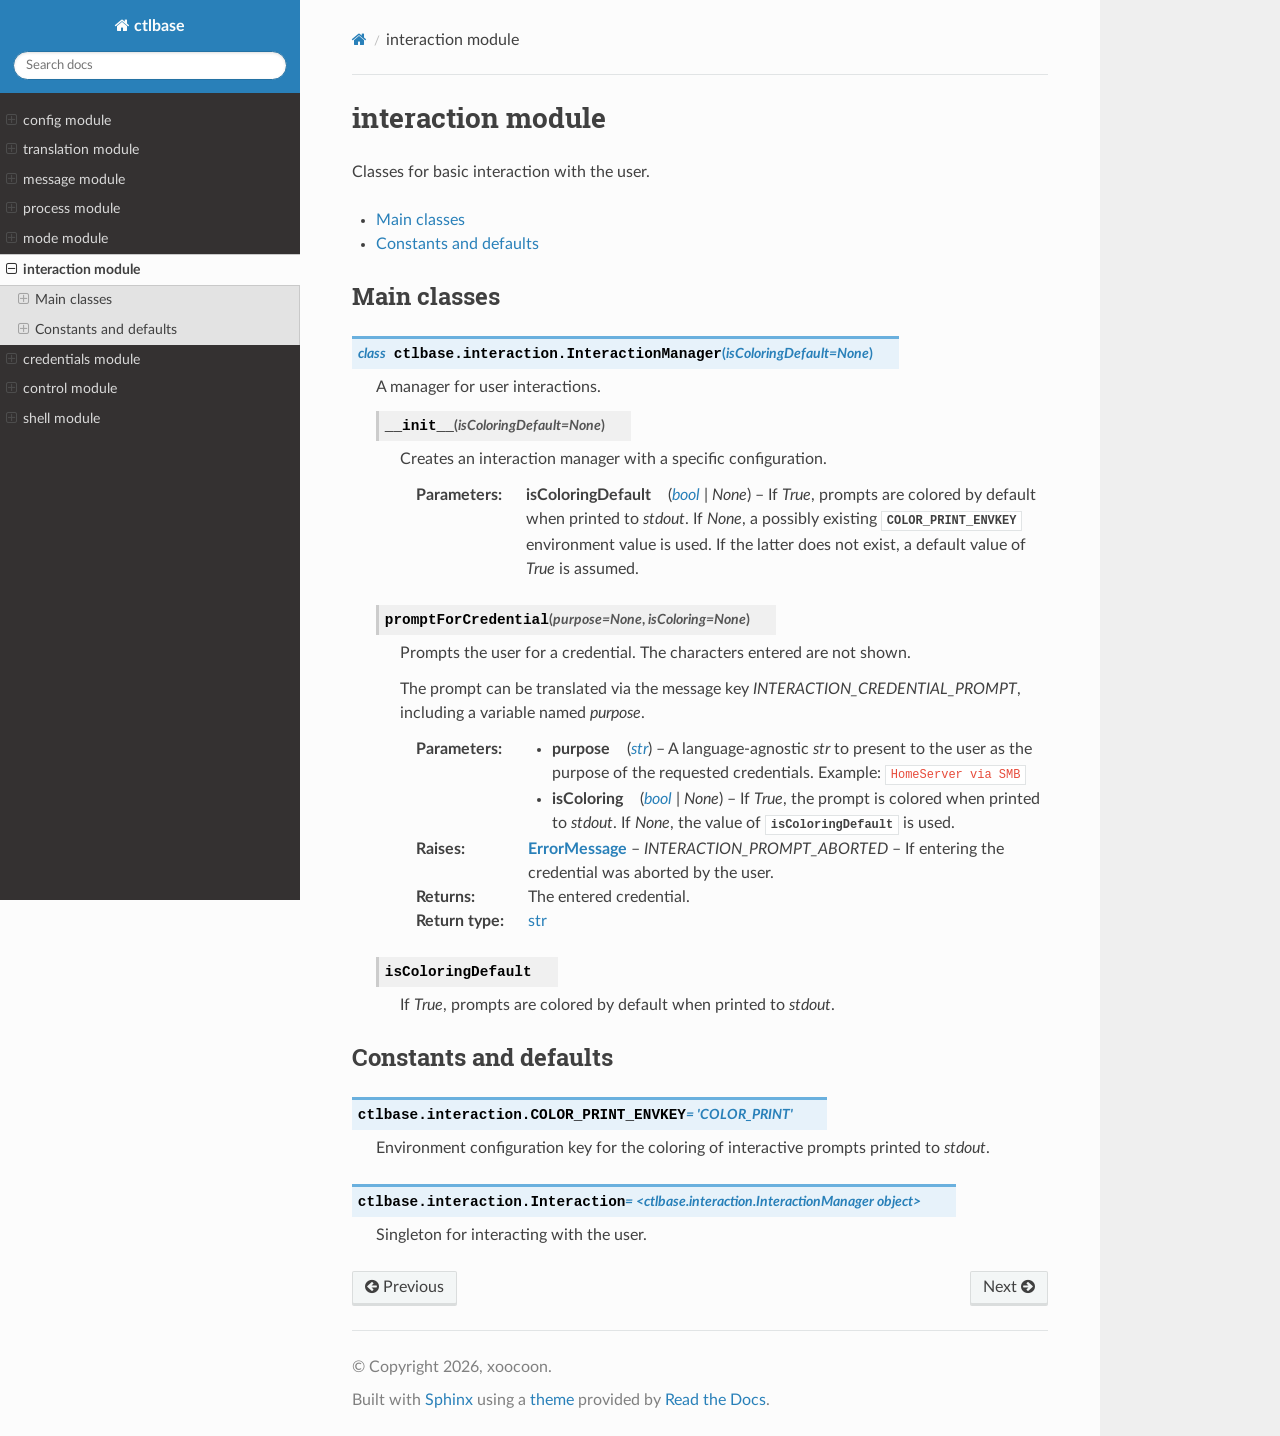
<file: docs/html/interaction.html>
<!DOCTYPE html>
<html class="writer-html5" lang="en" data-content_root="./">
<head>
  <meta charset="utf-8" /><meta name="viewport" content="width=device-width, initial-scale=1" />

  <meta name="viewport" content="width=device-width, initial-scale=1.0" />
  <title>interaction module &mdash; ctlbase 1.0a3 documentation</title>
      <link rel="stylesheet" type="text/css" href="_static/pygments.css?v=b86133f3" />
      <link rel="stylesheet" type="text/css" href="_static/css/theme.css?v=9edc463e" />
      <link rel="stylesheet" type="text/css" href="_static/sphinx_paramlinks.css" />

  
      <script src="_static/jquery.js?v=5d32c60e"></script>
      <script src="_static/_sphinx_javascript_frameworks_compat.js?v=2cd50e6c"></script>
      <script src="_static/documentation_options.js?v=a35e1e6e"></script>
      <script src="_static/doctools.js?v=9a2dae69"></script>
      <script src="_static/sphinx_highlight.js?v=dc90522c"></script>
    <script src="_static/js/theme.js"></script>
    <link rel="index" title="Index" href="genindex.html" />
    <link rel="search" title="Search" href="search.html" />
    <link rel="next" title="credentials module" href="credentials.html" />
    <link rel="prev" title="mode module" href="mode.html" /> 
</head>

<body class="wy-body-for-nav"> 
  <div class="wy-grid-for-nav">
    <nav data-toggle="wy-nav-shift" class="wy-nav-side">
      <div class="wy-side-scroll">
        <div class="wy-side-nav-search" >

          
          
          <a href="index.html" class="icon icon-home">
            ctlbase
          </a>
<div role="search">
  <form id="rtd-search-form" class="wy-form" action="search.html" method="get">
    <input type="text" name="q" placeholder="Search docs" aria-label="Search docs" />
    <input type="hidden" name="check_keywords" value="yes" />
    <input type="hidden" name="area" value="default" />
  </form>
</div>
        </div><div class="wy-menu wy-menu-vertical" data-spy="affix" role="navigation" aria-label="Navigation menu">
              <ul class="current">
<li class="toctree-l1"><a class="reference internal" href="config.html">config module</a><ul>
<li class="toctree-l2"><a class="reference internal" href="config.html#main-classes">Main classes</a><ul>
<li class="toctree-l3"><a class="reference internal" href="config.html#ctlbase.config.CallerInspector"><code class="docutils literal notranslate"><span class="pre">CallerInspector</span></code></a><ul>
<li class="toctree-l4"><a class="reference internal" href="config.html#ctlbase.config.CallerInspector.__init__"><code class="docutils literal notranslate"><span class="pre">CallerInspector.__init__()</span></code></a></li>
<li class="toctree-l4"><a class="reference internal" href="config.html#ctlbase.config.CallerInspector.getName"><code class="docutils literal notranslate"><span class="pre">CallerInspector.getName()</span></code></a></li>
<li class="toctree-l4"><a class="reference internal" href="config.html#ctlbase.config.CallerInspector.getPath"><code class="docutils literal notranslate"><span class="pre">CallerInspector.getPath()</span></code></a></li>
</ul>
</li>
<li class="toctree-l3"><a class="reference internal" href="config.html#ctlbase.config.FileHelper"><code class="docutils literal notranslate"><span class="pre">FileHelper</span></code></a><ul>
<li class="toctree-l4"><a class="reference internal" href="config.html#ctlbase.config.FileHelper.Type"><code class="docutils literal notranslate"><span class="pre">FileHelper.Type</span></code></a></li>
<li class="toctree-l4"><a class="reference internal" href="config.html#ctlbase.config.FileHelper.find"><code class="docutils literal notranslate"><span class="pre">FileHelper.find()</span></code></a></li>
<li class="toctree-l4"><a class="reference internal" href="config.html#ctlbase.config.FileHelper.findBinary"><code class="docutils literal notranslate"><span class="pre">FileHelper.findBinary()</span></code></a></li>
<li class="toctree-l4"><a class="reference internal" href="config.html#ctlbase.config.FileHelper.findConfig"><code class="docutils literal notranslate"><span class="pre">FileHelper.findConfig()</span></code></a></li>
<li class="toctree-l4"><a class="reference internal" href="config.html#ctlbase.config.FileHelper.findTranslation"><code class="docutils literal notranslate"><span class="pre">FileHelper.findTranslation()</span></code></a></li>
<li class="toctree-l4"><a class="reference internal" href="config.html#ctlbase.config.FileHelper.BIN_LOCATIONS"><code class="docutils literal notranslate"><span class="pre">FileHelper.BIN_LOCATIONS</span></code></a></li>
<li class="toctree-l4"><a class="reference internal" href="config.html#ctlbase.config.FileHelper.CONFIG_LOCATIONS"><code class="docutils literal notranslate"><span class="pre">FileHelper.CONFIG_LOCATIONS</span></code></a></li>
<li class="toctree-l4"><a class="reference internal" href="config.html#ctlbase.config.FileHelper.TRANSLATION_LOCATIONS"><code class="docutils literal notranslate"><span class="pre">FileHelper.TRANSLATION_LOCATIONS</span></code></a></li>
</ul>
</li>
<li class="toctree-l3"><a class="reference internal" href="config.html#ctlbase.config.BashHelper"><code class="docutils literal notranslate"><span class="pre">BashHelper</span></code></a><ul>
<li class="toctree-l4"><a class="reference internal" href="config.html#ctlbase.config.BashHelper.Array"><code class="docutils literal notranslate"><span class="pre">BashHelper.Array</span></code></a></li>
<li class="toctree-l4"><a class="reference internal" href="config.html#ctlbase.config.BashHelper.Scalar"><code class="docutils literal notranslate"><span class="pre">BashHelper.Scalar</span></code></a></li>
<li class="toctree-l4"><a class="reference internal" href="config.html#ctlbase.config.BashHelper.parseConfig"><code class="docutils literal notranslate"><span class="pre">BashHelper.parseConfig()</span></code></a></li>
</ul>
</li>
</ul>
</li>
<li class="toctree-l2"><a class="reference internal" href="config.html#constants-and-defaults">Constants and defaults</a><ul>
<li class="toctree-l3"><a class="reference internal" href="config.html#ctlbase.config.Caller"><code class="docutils literal notranslate"><span class="pre">Caller</span></code></a></li>
<li class="toctree-l3"><a class="reference internal" href="config.html#ctlbase.config.TRUE_VALUE_PATTERN"><code class="docutils literal notranslate"><span class="pre">TRUE_VALUE_PATTERN</span></code></a></li>
<li class="toctree-l3"><a class="reference internal" href="config.html#ctlbase.config.FALSE_VALUE_PATTERN"><code class="docutils literal notranslate"><span class="pre">FALSE_VALUE_PATTERN</span></code></a></li>
</ul>
</li>
</ul>
</li>
<li class="toctree-l1"><a class="reference internal" href="translation.html">translation module</a><ul>
<li class="toctree-l2"><a class="reference internal" href="translation.html#main-classes">Main classes</a><ul>
<li class="toctree-l3"><a class="reference internal" href="translation.html#ctlbase.translation.TranslationManager"><code class="docutils literal notranslate"><span class="pre">TranslationManager</span></code></a><ul>
<li class="toctree-l4"><a class="reference internal" href="translation.html#ctlbase.translation.TranslationManager.__init__"><code class="docutils literal notranslate"><span class="pre">TranslationManager.__init__()</span></code></a></li>
<li class="toctree-l4"><a class="reference internal" href="translation.html#ctlbase.translation.TranslationManager.changeLanguage"><code class="docutils literal notranslate"><span class="pre">TranslationManager.changeLanguage()</span></code></a></li>
<li class="toctree-l4"><a class="reference internal" href="translation.html#ctlbase.translation.TranslationManager.loadLanguages"><code class="docutils literal notranslate"><span class="pre">TranslationManager.loadLanguages()</span></code></a></li>
<li class="toctree-l4"><a class="reference internal" href="translation.html#ctlbase.translation.TranslationManager.translate"><code class="docutils literal notranslate"><span class="pre">TranslationManager.translate()</span></code></a></li>
<li class="toctree-l4"><a class="reference internal" href="translation.html#ctlbase.translation.TranslationManager.language"><code class="docutils literal notranslate"><span class="pre">TranslationManager.language</span></code></a></li>
</ul>
</li>
</ul>
</li>
<li class="toctree-l2"><a class="reference internal" href="translation.html#constants-and-defaults">Constants and defaults</a><ul>
<li class="toctree-l3"><a class="reference internal" href="translation.html#ctlbase.translation.Translation"><code class="docutils literal notranslate"><span class="pre">Translation</span></code></a></li>
</ul>
</li>
</ul>
</li>
<li class="toctree-l1"><a class="reference internal" href="message.html">message module</a><ul>
<li class="toctree-l2"><a class="reference internal" href="message.html#main-classes">Main classes</a><ul>
<li class="toctree-l3"><a class="reference internal" href="message.html#ctlbase.message.Message"><code class="docutils literal notranslate"><span class="pre">Message</span></code></a><ul>
<li class="toctree-l4"><a class="reference internal" href="message.html#ctlbase.message.Message.__eq__"><code class="docutils literal notranslate"><span class="pre">Message.__eq__()</span></code></a></li>
<li class="toctree-l4"><a class="reference internal" href="message.html#ctlbase.message.Message.__init__"><code class="docutils literal notranslate"><span class="pre">Message.__init__()</span></code></a></li>
<li class="toctree-l4"><a class="reference internal" href="message.html#ctlbase.message.Message.fromDict"><code class="docutils literal notranslate"><span class="pre">Message.fromDict()</span></code></a></li>
<li class="toctree-l4"><a class="reference internal" href="message.html#ctlbase.message.Message.fromJson"><code class="docutils literal notranslate"><span class="pre">Message.fromJson()</span></code></a></li>
<li class="toctree-l4"><a class="reference internal" href="message.html#ctlbase.message.Message.getTextLngs"><code class="docutils literal notranslate"><span class="pre">Message.getTextLngs()</span></code></a></li>
<li class="toctree-l4"><a class="reference internal" href="message.html#ctlbase.message.Message.toColoredText"><code class="docutils literal notranslate"><span class="pre">Message.toColoredText()</span></code></a></li>
<li class="toctree-l4"><a class="reference internal" href="message.html#ctlbase.message.Message.toJson"><code class="docutils literal notranslate"><span class="pre">Message.toJson()</span></code></a></li>
<li class="toctree-l4"><a class="reference internal" href="message.html#ctlbase.message.Message.toText"><code class="docutils literal notranslate"><span class="pre">Message.toText()</span></code></a></li>
<li class="toctree-l4"><a class="reference internal" href="message.html#ctlbase.message.Message.arguments"><code class="docutils literal notranslate"><span class="pre">Message.arguments</span></code></a></li>
<li class="toctree-l4"><a class="reference internal" href="message.html#ctlbase.message.Message.correlationId"><code class="docutils literal notranslate"><span class="pre">Message.correlationId</span></code></a></li>
<li class="toctree-l4"><a class="reference internal" href="message.html#ctlbase.message.Message.key"><code class="docutils literal notranslate"><span class="pre">Message.key</span></code></a></li>
<li class="toctree-l4"><a class="reference internal" href="message.html#ctlbase.message.Message.ns"><code class="docutils literal notranslate"><span class="pre">Message.ns</span></code></a></li>
<li class="toctree-l4"><a class="reference internal" href="message.html#ctlbase.message.Message.severity"><code class="docutils literal notranslate"><span class="pre">Message.severity</span></code></a></li>
<li class="toctree-l4"><a class="reference internal" href="message.html#ctlbase.message.Message.textEn"><code class="docutils literal notranslate"><span class="pre">Message.textEn</span></code></a></li>
<li class="toctree-l4"><a class="reference internal" href="message.html#ctlbase.message.Message.timestamp_iso"><code class="docutils literal notranslate"><span class="pre">Message.timestamp_iso</span></code></a></li>
</ul>
</li>
<li class="toctree-l3"><a class="reference internal" href="message.html#ctlbase.message.ErrorMessage"><code class="docutils literal notranslate"><span class="pre">ErrorMessage</span></code></a><ul>
<li class="toctree-l4"><a class="reference internal" href="message.html#ctlbase.message.ErrorMessage.__init__"><code class="docutils literal notranslate"><span class="pre">ErrorMessage.__init__()</span></code></a></li>
<li class="toctree-l4"><a class="reference internal" href="message.html#ctlbase.message.ErrorMessage.exitCode"><code class="docutils literal notranslate"><span class="pre">ErrorMessage.exitCode</span></code></a></li>
</ul>
</li>
<li class="toctree-l3"><a class="reference internal" href="message.html#ctlbase.message.MessageBuffer"><code class="docutils literal notranslate"><span class="pre">MessageBuffer</span></code></a><ul>
<li class="toctree-l4"><a class="reference internal" href="message.html#ctlbase.message.MessageBuffer.__init__"><code class="docutils literal notranslate"><span class="pre">MessageBuffer.__init__()</span></code></a></li>
<li class="toctree-l4"><a class="reference internal" href="message.html#ctlbase.message.MessageBuffer.addTranslations"><code class="docutils literal notranslate"><span class="pre">MessageBuffer.addTranslations()</span></code></a></li>
<li class="toctree-l4"><a class="reference internal" href="message.html#ctlbase.message.MessageBuffer.append"><code class="docutils literal notranslate"><span class="pre">MessageBuffer.append()</span></code></a></li>
<li class="toctree-l4"><a class="reference internal" href="message.html#ctlbase.message.MessageBuffer.appendBuffer"><code class="docutils literal notranslate"><span class="pre">MessageBuffer.appendBuffer()</span></code></a></li>
<li class="toctree-l4"><a class="reference internal" href="message.html#ctlbase.message.MessageBuffer.appendJson"><code class="docutils literal notranslate"><span class="pre">MessageBuffer.appendJson()</span></code></a></li>
<li class="toctree-l4"><a class="reference internal" href="message.html#ctlbase.message.MessageBuffer.clear"><code class="docutils literal notranslate"><span class="pre">MessageBuffer.clear()</span></code></a></li>
<li class="toctree-l4"><a class="reference internal" href="message.html#ctlbase.message.MessageBuffer.getExitCode"><code class="docutils literal notranslate"><span class="pre">MessageBuffer.getExitCode()</span></code></a></li>
<li class="toctree-l4"><a class="reference internal" href="message.html#ctlbase.message.MessageBuffer.getJson"><code class="docutils literal notranslate"><span class="pre">MessageBuffer.getJson()</span></code></a></li>
<li class="toctree-l4"><a class="reference internal" href="message.html#ctlbase.message.MessageBuffer.getList"><code class="docutils literal notranslate"><span class="pre">MessageBuffer.getList()</span></code></a></li>
<li class="toctree-l4"><a class="reference internal" href="message.html#ctlbase.message.MessageBuffer.getText"><code class="docutils literal notranslate"><span class="pre">MessageBuffer.getText()</span></code></a></li>
<li class="toctree-l4"><a class="reference internal" href="message.html#ctlbase.message.MessageBuffer.hasKey"><code class="docutils literal notranslate"><span class="pre">MessageBuffer.hasKey()</span></code></a></li>
<li class="toctree-l4"><a class="reference internal" href="message.html#ctlbase.message.MessageBuffer.hasSeverity"><code class="docutils literal notranslate"><span class="pre">MessageBuffer.hasSeverity()</span></code></a></li>
<li class="toctree-l4"><a class="reference internal" href="message.html#ctlbase.message.MessageBuffer.printText"><code class="docutils literal notranslate"><span class="pre">MessageBuffer.printText()</span></code></a></li>
<li class="toctree-l4"><a class="reference internal" href="message.html#ctlbase.message.MessageBuffer.isColoringDefault"><code class="docutils literal notranslate"><span class="pre">MessageBuffer.isColoringDefault</span></code></a></li>
<li class="toctree-l4"><a class="reference internal" href="message.html#ctlbase.message.MessageBuffer.lngDefault"><code class="docutils literal notranslate"><span class="pre">MessageBuffer.lngDefault</span></code></a></li>
<li class="toctree-l4"><a class="reference internal" href="message.html#ctlbase.message.MessageBuffer.nsDefault"><code class="docutils literal notranslate"><span class="pre">MessageBuffer.nsDefault</span></code></a></li>
</ul>
</li>
<li class="toctree-l3"><a class="reference internal" href="message.html#ctlbase.message.LoggingMessageBuffer"><code class="docutils literal notranslate"><span class="pre">LoggingMessageBuffer</span></code></a><ul>
<li class="toctree-l4"><a class="reference internal" href="message.html#ctlbase.message.LoggingMessageBuffer.__init__"><code class="docutils literal notranslate"><span class="pre">LoggingMessageBuffer.__init__()</span></code></a></li>
<li class="toctree-l4"><a class="reference internal" href="message.html#ctlbase.message.LoggingMessageBuffer.append"><code class="docutils literal notranslate"><span class="pre">LoggingMessageBuffer.append()</span></code></a></li>
<li class="toctree-l4"><a class="reference internal" href="message.html#ctlbase.message.LoggingMessageBuffer.close"><code class="docutils literal notranslate"><span class="pre">LoggingMessageBuffer.close()</span></code></a></li>
<li class="toctree-l4"><a class="reference internal" href="message.html#ctlbase.message.LoggingMessageBuffer.openLog"><code class="docutils literal notranslate"><span class="pre">LoggingMessageBuffer.openLog()</span></code></a></li>
<li class="toctree-l4"><a class="reference internal" href="message.html#ctlbase.message.LoggingMessageBuffer.firstColumnFormatStr"><code class="docutils literal notranslate"><span class="pre">LoggingMessageBuffer.firstColumnFormatStr</span></code></a></li>
<li class="toctree-l4"><a class="reference internal" href="message.html#ctlbase.message.LoggingMessageBuffer.isLogImmediately"><code class="docutils literal notranslate"><span class="pre">LoggingMessageBuffer.isLogImmediately</span></code></a></li>
<li class="toctree-l4"><a class="reference internal" href="message.html#ctlbase.message.LoggingMessageBuffer.isLogToConsole"><code class="docutils literal notranslate"><span class="pre">LoggingMessageBuffer.isLogToConsole</span></code></a></li>
<li class="toctree-l4"><a class="reference internal" href="message.html#ctlbase.message.LoggingMessageBuffer.logPath"><code class="docutils literal notranslate"><span class="pre">LoggingMessageBuffer.logPath</span></code></a></li>
</ul>
</li>
<li class="toctree-l3"><a class="reference internal" href="message.html#ctlbase.message.MessageIterator"><code class="docutils literal notranslate"><span class="pre">MessageIterator</span></code></a><ul>
<li class="toctree-l4"><a class="reference internal" href="message.html#ctlbase.message.MessageIterator.Format"><code class="docutils literal notranslate"><span class="pre">MessageIterator.Format</span></code></a></li>
<li class="toctree-l4"><a class="reference internal" href="message.html#ctlbase.message.MessageIterator.__init__"><code class="docutils literal notranslate"><span class="pre">MessageIterator.__init__()</span></code></a></li>
</ul>
</li>
</ul>
</li>
<li class="toctree-l2"><a class="reference internal" href="message.html#constants-and-defaults">Constants and defaults</a><ul>
<li class="toctree-l3"><a class="reference internal" href="message.html#ctlbase.message.Severity"><code class="docutils literal notranslate"><span class="pre">Severity</span></code></a><ul>
<li class="toctree-l4"><a class="reference internal" href="message.html#ctlbase.message.Severity.DEBUG"><code class="docutils literal notranslate"><span class="pre">Severity.DEBUG</span></code></a></li>
<li class="toctree-l4"><a class="reference internal" href="message.html#ctlbase.message.Severity.ERROR"><code class="docutils literal notranslate"><span class="pre">Severity.ERROR</span></code></a></li>
<li class="toctree-l4"><a class="reference internal" href="message.html#ctlbase.message.Severity.NORMAL"><code class="docutils literal notranslate"><span class="pre">Severity.NORMAL</span></code></a></li>
<li class="toctree-l4"><a class="reference internal" href="message.html#ctlbase.message.Severity.SUCCESS"><code class="docutils literal notranslate"><span class="pre">Severity.SUCCESS</span></code></a></li>
<li class="toctree-l4"><a class="reference internal" href="message.html#ctlbase.message.Severity.VERBOSE"><code class="docutils literal notranslate"><span class="pre">Severity.VERBOSE</span></code></a></li>
<li class="toctree-l4"><a class="reference internal" href="message.html#ctlbase.message.Severity.WARNING"><code class="docutils literal notranslate"><span class="pre">Severity.WARNING</span></code></a></li>
</ul>
</li>
<li class="toctree-l3"><a class="reference internal" href="message.html#ctlbase.message.SEVERITY_FILTER_DEFAULT"><code class="docutils literal notranslate"><span class="pre">SEVERITY_FILTER_DEFAULT</span></code></a></li>
<li class="toctree-l3"><a class="reference internal" href="message.html#ctlbase.message.COLOR_PRINT_ENVKEY"><code class="docutils literal notranslate"><span class="pre">COLOR_PRINT_ENVKEY</span></code></a></li>
</ul>
</li>
</ul>
</li>
<li class="toctree-l1"><a class="reference internal" href="process.html">process module</a><ul>
<li class="toctree-l2"><a class="reference internal" href="process.html#main-classes">Main classes</a><ul>
<li class="toctree-l3"><a class="reference internal" href="process.html#ctlbase.process.LoopBase"><code class="docutils literal notranslate"><span class="pre">LoopBase</span></code></a></li>
<li class="toctree-l3"><a class="reference internal" href="process.html#ctlbase.process.SyncMixin"><code class="docutils literal notranslate"><span class="pre">SyncMixin</span></code></a><ul>
<li class="toctree-l4"><a class="reference internal" href="process.html#ctlbase.process.SyncMixin.syncify"><code class="docutils literal notranslate"><span class="pre">SyncMixin.syncify()</span></code></a></li>
</ul>
</li>
<li class="toctree-l3"><a class="reference internal" href="process.html#ctlbase.process.TaskMonitor"><code class="docutils literal notranslate"><span class="pre">TaskMonitor</span></code></a><ul>
<li class="toctree-l4"><a class="reference internal" href="process.html#ctlbase.process.TaskMonitor.__init__"><code class="docutils literal notranslate"><span class="pre">TaskMonitor.__init__()</span></code></a></li>
<li class="toctree-l4"><a class="reference internal" href="process.html#ctlbase.process.TaskMonitor.add"><code class="docutils literal notranslate"><span class="pre">TaskMonitor.add()</span></code></a></li>
<li class="toctree-l4"><a class="reference internal" href="process.html#ctlbase.process.TaskMonitor.cancelTasks"><code class="docutils literal notranslate"><span class="pre">TaskMonitor.cancelTasks()</span></code></a></li>
<li class="toctree-l4"><a class="reference internal" href="process.html#ctlbase.process.TaskMonitor.cancelTasksInLoop"><code class="docutils literal notranslate"><span class="pre">TaskMonitor.cancelTasksInLoop()</span></code></a></li>
<li class="toctree-l4"><a class="reference internal" href="process.html#ctlbase.process.TaskMonitor.remove"><code class="docutils literal notranslate"><span class="pre">TaskMonitor.remove()</span></code></a></li>
<li class="toctree-l4"><a class="reference internal" href="process.html#ctlbase.process.TaskMonitor.start"><code class="docutils literal notranslate"><span class="pre">TaskMonitor.start()</span></code></a></li>
<li class="toctree-l4"><a class="reference internal" href="process.html#ctlbase.process.TaskMonitor.stop"><code class="docutils literal notranslate"><span class="pre">TaskMonitor.stop()</span></code></a></li>
<li class="toctree-l4"><a class="reference internal" href="process.html#ctlbase.process.TaskMonitor.loop"><code class="docutils literal notranslate"><span class="pre">TaskMonitor.loop</span></code></a></li>
<li class="toctree-l4"><a class="reference internal" href="process.html#ctlbase.process.TaskMonitor.taskCheckingInterval_ms"><code class="docutils literal notranslate"><span class="pre">TaskMonitor.taskCheckingInterval_ms</span></code></a></li>
</ul>
</li>
<li class="toctree-l3"><a class="reference internal" href="process.html#ctlbase.process.CommandExecutor"><code class="docutils literal notranslate"><span class="pre">CommandExecutor</span></code></a><ul>
<li class="toctree-l4"><a class="reference internal" href="process.html#ctlbase.process.CommandExecutor.SynchronousError"><code class="docutils literal notranslate"><span class="pre">CommandExecutor.SynchronousError</span></code></a></li>
<li class="toctree-l4"><a class="reference internal" href="process.html#ctlbase.process.CommandExecutor.__init__"><code class="docutils literal notranslate"><span class="pre">CommandExecutor.__init__()</span></code></a></li>
<li class="toctree-l4"><a class="reference internal" href="process.html#ctlbase.process.CommandExecutor._createProcess"><code class="docutils literal notranslate"><span class="pre">CommandExecutor._createProcess()</span></code></a></li>
<li class="toctree-l4"><a class="reference internal" href="process.html#ctlbase.process.CommandExecutor.executeAsynchronously"><code class="docutils literal notranslate"><span class="pre">CommandExecutor.executeAsynchronously()</span></code></a></li>
<li class="toctree-l4"><a class="reference internal" href="process.html#ctlbase.process.CommandExecutor.executeCommands"><code class="docutils literal notranslate"><span class="pre">CommandExecutor.executeCommands()</span></code></a></li>
<li class="toctree-l4"><a class="reference internal" href="process.html#ctlbase.process.CommandExecutor.executeSynchronously"><code class="docutils literal notranslate"><span class="pre">CommandExecutor.executeSynchronously()</span></code></a></li>
<li class="toctree-l4"><a class="reference internal" href="process.html#ctlbase.process.CommandExecutor.getOutput"><code class="docutils literal notranslate"><span class="pre">CommandExecutor.getOutput()</span></code></a></li>
<li class="toctree-l4"><a class="reference internal" href="process.html#ctlbase.process.CommandExecutor.ON_ERROR_ONLY"><code class="docutils literal notranslate"><span class="pre">CommandExecutor.ON_ERROR_ONLY</span></code></a></li>
<li class="toctree-l4"><a class="reference internal" href="process.html#ctlbase.process.CommandExecutor.ON_SUCCESS_ONLY"><code class="docutils literal notranslate"><span class="pre">CommandExecutor.ON_SUCCESS_ONLY</span></code></a></li>
<li class="toctree-l4"><a class="reference internal" href="process.html#ctlbase.process.CommandExecutor.isSynchronousDefault"><code class="docutils literal notranslate"><span class="pre">CommandExecutor.isSynchronousDefault</span></code></a></li>
</ul>
</li>
</ul>
</li>
<li class="toctree-l2"><a class="reference internal" href="process.html#constants-and-defaults">Constants and defaults</a><ul>
<li class="toctree-l3"><a class="reference internal" href="process.html#ctlbase.process.TASK_CHECKING_INTERVAL_MS_DEFAULT"><code class="docutils literal notranslate"><span class="pre">TASK_CHECKING_INTERVAL_MS_DEFAULT</span></code></a></li>
</ul>
</li>
</ul>
</li>
<li class="toctree-l1"><a class="reference internal" href="mode.html">mode module</a><ul>
<li class="toctree-l2"><a class="reference internal" href="mode.html#main-classes">Main classes</a><ul>
<li class="toctree-l3"><a class="reference internal" href="mode.html#ctlbase.mode.ModeDirHelper"><code class="docutils literal notranslate"><span class="pre">ModeDirHelper</span></code></a><ul>
<li class="toctree-l4"><a class="reference internal" href="mode.html#ctlbase.mode.ModeDirHelper.find"><code class="docutils literal notranslate"><span class="pre">ModeDirHelper.find()</span></code></a></li>
</ul>
</li>
<li class="toctree-l3"><a class="reference internal" href="mode.html#ctlbase.mode.FileModeHandler"><code class="docutils literal notranslate"><span class="pre">FileModeHandler</span></code></a><ul>
<li class="toctree-l4"><a class="reference internal" href="mode.html#ctlbase.mode.FileModeHandler.__init__"><code class="docutils literal notranslate"><span class="pre">FileModeHandler.__init__()</span></code></a></li>
<li class="toctree-l4"><a class="reference internal" href="mode.html#ctlbase.mode.FileModeHandler.activatePending"><code class="docutils literal notranslate"><span class="pre">FileModeHandler.activatePending()</span></code></a></li>
<li class="toctree-l4"><a class="reference internal" href="mode.html#ctlbase.mode.FileModeHandler.getActive"><code class="docutils literal notranslate"><span class="pre">FileModeHandler.getActive()</span></code></a></li>
<li class="toctree-l4"><a class="reference internal" href="mode.html#ctlbase.mode.FileModeHandler.getPending"><code class="docutils literal notranslate"><span class="pre">FileModeHandler.getPending()</span></code></a></li>
<li class="toctree-l4"><a class="reference internal" href="mode.html#ctlbase.mode.FileModeHandler.setActive"><code class="docutils literal notranslate"><span class="pre">FileModeHandler.setActive()</span></code></a></li>
<li class="toctree-l4"><a class="reference internal" href="mode.html#ctlbase.mode.FileModeHandler.setPending"><code class="docutils literal notranslate"><span class="pre">FileModeHandler.setPending()</span></code></a></li>
<li class="toctree-l4"><a class="reference internal" href="mode.html#ctlbase.mode.FileModeHandler.unsetActive"><code class="docutils literal notranslate"><span class="pre">FileModeHandler.unsetActive()</span></code></a></li>
<li class="toctree-l4"><a class="reference internal" href="mode.html#ctlbase.mode.FileModeHandler.unsetPending"><code class="docutils literal notranslate"><span class="pre">FileModeHandler.unsetPending()</span></code></a></li>
</ul>
</li>
</ul>
</li>
<li class="toctree-l2"><a class="reference internal" href="mode.html#constants-and-defaults">Constants and defaults</a><ul>
<li class="toctree-l3"><a class="reference internal" href="mode.html#ctlbase.mode.TIMEOUT_DEFAULT_S"><code class="docutils literal notranslate"><span class="pre">TIMEOUT_DEFAULT_S</span></code></a></li>
<li class="toctree-l3"><a class="reference internal" href="mode.html#ctlbase.mode.BASE_DIR_PATH_DEFAULT"><code class="docutils literal notranslate"><span class="pre">BASE_DIR_PATH_DEFAULT</span></code></a></li>
</ul>
</li>
</ul>
</li>
<li class="toctree-l1 current"><a class="current reference internal" href="#">interaction module</a><ul>
<li class="toctree-l2"><a class="reference internal" href="#main-classes">Main classes</a><ul>
<li class="toctree-l3"><a class="reference internal" href="#ctlbase.interaction.InteractionManager"><code class="docutils literal notranslate"><span class="pre">InteractionManager</span></code></a><ul>
<li class="toctree-l4"><a class="reference internal" href="#ctlbase.interaction.InteractionManager.__init__"><code class="docutils literal notranslate"><span class="pre">InteractionManager.__init__()</span></code></a></li>
<li class="toctree-l4"><a class="reference internal" href="#ctlbase.interaction.InteractionManager.promptForCredential"><code class="docutils literal notranslate"><span class="pre">InteractionManager.promptForCredential()</span></code></a></li>
<li class="toctree-l4"><a class="reference internal" href="#ctlbase.interaction.InteractionManager.isColoringDefault"><code class="docutils literal notranslate"><span class="pre">InteractionManager.isColoringDefault</span></code></a></li>
</ul>
</li>
</ul>
</li>
<li class="toctree-l2"><a class="reference internal" href="#constants-and-defaults">Constants and defaults</a><ul>
<li class="toctree-l3"><a class="reference internal" href="#ctlbase.interaction.COLOR_PRINT_ENVKEY"><code class="docutils literal notranslate"><span class="pre">COLOR_PRINT_ENVKEY</span></code></a></li>
<li class="toctree-l3"><a class="reference internal" href="#ctlbase.interaction.Interaction"><code class="docutils literal notranslate"><span class="pre">Interaction</span></code></a></li>
</ul>
</li>
</ul>
</li>
<li class="toctree-l1"><a class="reference internal" href="credentials.html">credentials module</a><ul>
<li class="toctree-l2"><a class="reference internal" href="credentials.html#main-classes">Main classes</a><ul>
<li class="toctree-l3"><a class="reference internal" href="credentials.html#ctlbase.credentials.CredentialReader"><code class="docutils literal notranslate"><span class="pre">CredentialReader</span></code></a><ul>
<li class="toctree-l4"><a class="reference internal" href="credentials.html#ctlbase.credentials.CredentialReader.__init__"><code class="docutils literal notranslate"><span class="pre">CredentialReader.__init__()</span></code></a></li>
</ul>
</li>
<li class="toctree-l3"><a class="reference internal" href="credentials.html#ctlbase.credentials.KeyringReader"><code class="docutils literal notranslate"><span class="pre">KeyringReader</span></code></a><ul>
<li class="toctree-l4"><a class="reference internal" href="credentials.html#ctlbase.credentials.KeyringReader.__init__"><code class="docutils literal notranslate"><span class="pre">KeyringReader.__init__()</span></code></a></li>
</ul>
</li>
<li class="toctree-l3"><a class="reference internal" href="credentials.html#ctlbase.credentials.Tpm2Reader"><code class="docutils literal notranslate"><span class="pre">Tpm2Reader</span></code></a><ul>
<li class="toctree-l4"><a class="reference internal" href="credentials.html#ctlbase.credentials.Tpm2Reader.__init__"><code class="docutils literal notranslate"><span class="pre">Tpm2Reader.__init__()</span></code></a></li>
<li class="toctree-l4"><a class="reference internal" href="credentials.html#ctlbase.credentials.Tpm2Reader.PCR_AUTH_DEFAULT"><code class="docutils literal notranslate"><span class="pre">Tpm2Reader.PCR_AUTH_DEFAULT</span></code></a></li>
</ul>
</li>
<li class="toctree-l3"><a class="reference internal" href="credentials.html#ctlbase.credentials.FileReader"><code class="docutils literal notranslate"><span class="pre">FileReader</span></code></a><ul>
<li class="toctree-l4"><a class="reference internal" href="credentials.html#ctlbase.credentials.FileReader.__init__"><code class="docutils literal notranslate"><span class="pre">FileReader.__init__()</span></code></a></li>
</ul>
</li>
<li class="toctree-l3"><a class="reference internal" href="credentials.html#ctlbase.credentials.PromptReader"><code class="docutils literal notranslate"><span class="pre">PromptReader</span></code></a><ul>
<li class="toctree-l4"><a class="reference internal" href="credentials.html#ctlbase.credentials.PromptReader.__init__"><code class="docutils literal notranslate"><span class="pre">PromptReader.__init__()</span></code></a></li>
</ul>
</li>
<li class="toctree-l3"><a class="reference internal" href="credentials.html#ctlbase.credentials.BaseReader"><code class="docutils literal notranslate"><span class="pre">BaseReader</span></code></a><ul>
<li class="toctree-l4"><a class="reference internal" href="credentials.html#ctlbase.credentials.BaseReader.__init__"><code class="docutils literal notranslate"><span class="pre">BaseReader.__init__()</span></code></a></li>
<li class="toctree-l4"><a class="reference internal" href="credentials.html#ctlbase.credentials.BaseReader._readCredential"><code class="docutils literal notranslate"><span class="pre">BaseReader._readCredential()</span></code></a></li>
<li class="toctree-l4"><a class="reference internal" href="credentials.html#ctlbase.credentials.BaseReader.readCredential"><code class="docutils literal notranslate"><span class="pre">BaseReader.readCredential()</span></code></a></li>
<li class="toctree-l4"><a class="reference internal" href="credentials.html#ctlbase.credentials.BaseReader.credentialKeys"><code class="docutils literal notranslate"><span class="pre">BaseReader.credentialKeys</span></code></a></li>
</ul>
</li>
<li class="toctree-l3"><a class="reference internal" href="credentials.html#ctlbase.credentials.TemporaryCredentials"><code class="docutils literal notranslate"><span class="pre">TemporaryCredentials</span></code></a><ul>
<li class="toctree-l4"><a class="reference internal" href="credentials.html#ctlbase.credentials.TemporaryCredentials.Format"><code class="docutils literal notranslate"><span class="pre">TemporaryCredentials.Format</span></code></a></li>
<li class="toctree-l4"><a class="reference internal" href="credentials.html#ctlbase.credentials.TemporaryCredentials.__init__"><code class="docutils literal notranslate"><span class="pre">TemporaryCredentials.__init__()</span></code></a></li>
<li class="toctree-l4"><a class="reference internal" href="credentials.html#ctlbase.credentials.TemporaryCredentials.deleteCredential"><code class="docutils literal notranslate"><span class="pre">TemporaryCredentials.deleteCredential()</span></code></a></li>
<li class="toctree-l4"><a class="reference internal" href="credentials.html#ctlbase.credentials.TemporaryCredentials.delete"><code class="docutils literal notranslate"><span class="pre">TemporaryCredentials.delete</span></code></a></li>
<li class="toctree-l4"><a class="reference internal" href="credentials.html#ctlbase.credentials.TemporaryCredentials.format"><code class="docutils literal notranslate"><span class="pre">TemporaryCredentials.format</span></code></a></li>
<li class="toctree-l4"><a class="reference internal" href="credentials.html#ctlbase.credentials.TemporaryCredentials.mayPrompt"><code class="docutils literal notranslate"><span class="pre">TemporaryCredentials.mayPrompt</span></code></a></li>
<li class="toctree-l4"><a class="reference internal" href="credentials.html#ctlbase.credentials.TemporaryCredentials.mountpoint"><code class="docutils literal notranslate"><span class="pre">TemporaryCredentials.mountpoint</span></code></a></li>
<li class="toctree-l4"><a class="reference internal" href="credentials.html#ctlbase.credentials.TemporaryCredentials.namedTemp"><code class="docutils literal notranslate"><span class="pre">TemporaryCredentials.namedTemp</span></code></a></li>
<li class="toctree-l4"><a class="reference internal" href="credentials.html#ctlbase.credentials.TemporaryCredentials.path"><code class="docutils literal notranslate"><span class="pre">TemporaryCredentials.path</span></code></a></li>
<li class="toctree-l4"><a class="reference internal" href="credentials.html#ctlbase.credentials.TemporaryCredentials.purpose"><code class="docutils literal notranslate"><span class="pre">TemporaryCredentials.purpose</span></code></a></li>
</ul>
</li>
</ul>
</li>
<li class="toctree-l2"><a class="reference internal" href="credentials.html#constants-and-defaults">Constants and defaults</a><ul>
<li class="toctree-l3"><a class="reference internal" href="credentials.html#ctlbase.credentials.CredentialKey"><code class="docutils literal notranslate"><span class="pre">CredentialKey</span></code></a><ul>
<li class="toctree-l4"><a class="reference internal" href="credentials.html#ctlbase.credentials.CredentialKey.CRYPTOPHRASE"><code class="docutils literal notranslate"><span class="pre">CredentialKey.CRYPTOPHRASE</span></code></a></li>
<li class="toctree-l4"><a class="reference internal" href="credentials.html#ctlbase.credentials.CredentialKey.LOGIN"><code class="docutils literal notranslate"><span class="pre">CredentialKey.LOGIN</span></code></a></li>
<li class="toctree-l4"><a class="reference internal" href="credentials.html#ctlbase.credentials.CredentialKey.LOGINNAME"><code class="docutils literal notranslate"><span class="pre">CredentialKey.LOGINNAME</span></code></a></li>
<li class="toctree-l4"><a class="reference internal" href="credentials.html#ctlbase.credentials.CredentialKey.PASSWORD"><code class="docutils literal notranslate"><span class="pre">CredentialKey.PASSWORD</span></code></a></li>
<li class="toctree-l4"><a class="reference internal" href="credentials.html#ctlbase.credentials.CredentialKey.TOTP"><code class="docutils literal notranslate"><span class="pre">CredentialKey.TOTP</span></code></a></li>
<li class="toctree-l4"><a class="reference internal" href="credentials.html#ctlbase.credentials.CredentialKey.USERNAME"><code class="docutils literal notranslate"><span class="pre">CredentialKey.USERNAME</span></code></a></li>
</ul>
</li>
<li class="toctree-l3"><a class="reference internal" href="credentials.html#ctlbase.credentials.CREDENTIALS_DIRECTORY_DEFAULT"><code class="docutils literal notranslate"><span class="pre">CREDENTIALS_DIRECTORY_DEFAULT</span></code></a></li>
</ul>
</li>
</ul>
</li>
<li class="toctree-l1"><a class="reference internal" href="control.html">control module</a><ul>
<li class="toctree-l2"><a class="reference internal" href="control.html#core-concepts">Core concepts</a><ul>
<li class="toctree-l3"><a class="reference internal" href="control.html#control">control</a></li>
<li class="toctree-l3"><a class="reference internal" href="control.html#action">action</a></li>
<li class="toctree-l3"><a class="reference internal" href="control.html#mode">mode</a></li>
<li class="toctree-l3"><a class="reference internal" href="control.html#property">property</a></li>
<li class="toctree-l3"><a class="reference internal" href="control.html#feedback">feedback</a></li>
</ul>
</li>
<li class="toctree-l2"><a class="reference internal" href="control.html#main-classes">Main classes</a><ul>
<li class="toctree-l3"><a class="reference internal" href="control.html#ctlbase.control.Control"><code class="docutils literal notranslate"><span class="pre">Control</span></code></a><ul>
<li class="toctree-l4"><a class="reference internal" href="control.html#ctlbase.control.Control.__init__"><code class="docutils literal notranslate"><span class="pre">Control.__init__()</span></code></a></li>
<li class="toctree-l4"><a class="reference internal" href="control.html#ctlbase.control.Control._actionToGrammarEn"><code class="docutils literal notranslate"><span class="pre">Control._actionToGrammarEn()</span></code></a></li>
<li class="toctree-l4"><a class="reference internal" href="control.html#ctlbase.control.Control._appendMessageFromActionEn"><code class="docutils literal notranslate"><span class="pre">Control._appendMessageFromActionEn()</span></code></a></li>
<li class="toctree-l4"><a class="reference internal" href="control.html#ctlbase.control.Control._createExceptionFromActionEn"><code class="docutils literal notranslate"><span class="pre">Control._createExceptionFromActionEn()</span></code></a></li>
<li class="toctree-l4"><a class="reference internal" href="control.html#ctlbase.control.Control._getPropertiesListsEn"><code class="docutils literal notranslate"><span class="pre">Control._getPropertiesListsEn()</span></code></a></li>
<li class="toctree-l4"><a class="reference internal" href="control.html#ctlbase.control.Control._getProperty"><code class="docutils literal notranslate"><span class="pre">Control._getProperty()</span></code></a></li>
<li class="toctree-l4"><a class="reference internal" href="control.html#ctlbase.control.Control._invalidateCache"><code class="docutils literal notranslate"><span class="pre">Control._invalidateCache()</span></code></a></li>
<li class="toctree-l4"><a class="reference internal" href="control.html#ctlbase.control.Control._performAction"><code class="docutils literal notranslate"><span class="pre">Control._performAction()</span></code></a></li>
<li class="toctree-l4"><a class="reference internal" href="control.html#ctlbase.control.Control._preprocessArgument"><code class="docutils literal notranslate"><span class="pre">Control._preprocessArgument()</span></code></a></li>
<li class="toctree-l4"><a class="reference internal" href="control.html#ctlbase.control.Control.activatePendingMode"><code class="docutils literal notranslate"><span class="pre">Control.activatePendingMode()</span></code></a></li>
<li class="toctree-l4"><a class="reference internal" href="control.html#ctlbase.control.Control.close"><code class="docutils literal notranslate"><span class="pre">Control.close()</span></code></a></li>
<li class="toctree-l4"><a class="reference internal" href="control.html#ctlbase.control.Control.getActiveMode"><code class="docutils literal notranslate"><span class="pre">Control.getActiveMode()</span></code></a></li>
<li class="toctree-l4"><a class="reference internal" href="control.html#ctlbase.control.Control.getPendingMode"><code class="docutils literal notranslate"><span class="pre">Control.getPendingMode()</span></code></a></li>
<li class="toctree-l4"><a class="reference internal" href="control.html#ctlbase.control.Control.getPropertiesJson"><code class="docutils literal notranslate"><span class="pre">Control.getPropertiesJson()</span></code></a></li>
<li class="toctree-l4"><a class="reference internal" href="control.html#ctlbase.control.Control.getPropertiesTextEn"><code class="docutils literal notranslate"><span class="pre">Control.getPropertiesTextEn()</span></code></a></li>
<li class="toctree-l4"><a class="reference internal" href="control.html#ctlbase.control.Control.getProperty"><code class="docutils literal notranslate"><span class="pre">Control.getProperty()</span></code></a></li>
<li class="toctree-l4"><a class="reference internal" href="control.html#ctlbase.control.Control.performAction"><code class="docutils literal notranslate"><span class="pre">Control.performAction()</span></code></a></li>
<li class="toctree-l4"><a class="reference internal" href="control.html#ctlbase.control.Control.setActiveMode"><code class="docutils literal notranslate"><span class="pre">Control.setActiveMode()</span></code></a></li>
<li class="toctree-l4"><a class="reference internal" href="control.html#ctlbase.control.Control.setPendingMode"><code class="docutils literal notranslate"><span class="pre">Control.setPendingMode()</span></code></a></li>
<li class="toctree-l4"><a class="reference internal" href="control.html#ctlbase.control.Control.unsetActiveMode"><code class="docutils literal notranslate"><span class="pre">Control.unsetActiveMode()</span></code></a></li>
<li class="toctree-l4"><a class="reference internal" href="control.html#ctlbase.control.Control.unsetPendingMode"><code class="docutils literal notranslate"><span class="pre">Control.unsetPendingMode()</span></code></a></li>
</ul>
</li>
<li class="toctree-l3"><a class="reference internal" href="control.html#ctlbase.control.ControlEnum"><code class="docutils literal notranslate"><span class="pre">ControlEnum</span></code></a><ul>
<li class="toctree-l4"><a class="reference internal" href="control.html#ctlbase.control.ControlEnum.__eq__"><code class="docutils literal notranslate"><span class="pre">ControlEnum.__eq__()</span></code></a></li>
<li class="toctree-l4"><a class="reference internal" href="control.html#ctlbase.control.ControlEnum.fromAny"><code class="docutils literal notranslate"><span class="pre">ControlEnum.fromAny()</span></code></a></li>
</ul>
</li>
</ul>
</li>
<li class="toctree-l2"><a class="reference internal" href="control.html#constants-and-defaults">Constants and defaults</a><ul>
<li class="toctree-l3"><a class="reference internal" href="control.html#ctlbase.control.StandardAction"><code class="docutils literal notranslate"><span class="pre">StandardAction</span></code></a><ul>
<li class="toctree-l4"><a class="reference internal" href="control.html#ctlbase.control.StandardAction.MODE_ACTIVATE"><code class="docutils literal notranslate"><span class="pre">StandardAction.MODE_ACTIVATE</span></code></a></li>
<li class="toctree-l4"><a class="reference internal" href="control.html#ctlbase.control.StandardAction.MODE_SET"><code class="docutils literal notranslate"><span class="pre">StandardAction.MODE_SET</span></code></a></li>
<li class="toctree-l4"><a class="reference internal" href="control.html#ctlbase.control.StandardAction.MODE_UNSET"><code class="docutils literal notranslate"><span class="pre">StandardAction.MODE_UNSET</span></code></a></li>
</ul>
</li>
<li class="toctree-l3"><a class="reference internal" href="control.html#ctlbase.control.StandardMode"><code class="docutils literal notranslate"><span class="pre">StandardMode</span></code></a><ul>
<li class="toctree-l4"><a class="reference internal" href="control.html#ctlbase.control.StandardMode.__eq__"><code class="docutils literal notranslate"><span class="pre">StandardMode.__eq__()</span></code></a></li>
<li class="toctree-l4"><a class="reference internal" href="control.html#ctlbase.control.StandardMode.fromAny"><code class="docutils literal notranslate"><span class="pre">StandardMode.fromAny()</span></code></a></li>
<li class="toctree-l4"><a class="reference internal" href="control.html#ctlbase.control.StandardMode.NONE"><code class="docutils literal notranslate"><span class="pre">StandardMode.NONE</span></code></a></li>
</ul>
</li>
<li class="toctree-l3"><a class="reference internal" href="control.html#ctlbase.control.StandardProperty"><code class="docutils literal notranslate"><span class="pre">StandardProperty</span></code></a><ul>
<li class="toctree-l4"><a class="reference internal" href="control.html#ctlbase.control.StandardProperty.MODE_ACTIVE"><code class="docutils literal notranslate"><span class="pre">StandardProperty.MODE_ACTIVE</span></code></a></li>
<li class="toctree-l4"><a class="reference internal" href="control.html#ctlbase.control.StandardProperty.MODE_PENDING"><code class="docutils literal notranslate"><span class="pre">StandardProperty.MODE_PENDING</span></code></a></li>
</ul>
</li>
<li class="toctree-l3"><a class="reference internal" href="control.html#ctlbase.control.ALREADY_OK_SEVERITY"><code class="docutils literal notranslate"><span class="pre">ALREADY_OK_SEVERITY</span></code></a></li>
<li class="toctree-l3"><a class="reference internal" href="control.html#ctlbase.control.ALREADY_NOT_OK_SEVERITY"><code class="docutils literal notranslate"><span class="pre">ALREADY_NOT_OK_SEVERITY</span></code></a></li>
<li class="toctree-l3"><a class="reference internal" href="control.html#ctlbase.control.MODE_DIR_NAME_ENVKEY"><code class="docutils literal notranslate"><span class="pre">MODE_DIR_NAME_ENVKEY</span></code></a></li>
<li class="toctree-l3"><a class="reference internal" href="control.html#ctlbase.control.MODE_GROUP_ENVKEY"><code class="docutils literal notranslate"><span class="pre">MODE_GROUP_ENVKEY</span></code></a></li>
<li class="toctree-l3"><a class="reference internal" href="control.html#ctlbase.control.MODE_TIMEOUT_DEFAULT_ENVKEY"><code class="docutils literal notranslate"><span class="pre">MODE_TIMEOUT_DEFAULT_ENVKEY</span></code></a></li>
</ul>
</li>
</ul>
</li>
<li class="toctree-l1"><a class="reference internal" href="shell.html">shell module</a><ul>
<li class="toctree-l2"><a class="reference internal" href="shell.html#main-classes">Main classes</a><ul>
<li class="toctree-l3"><a class="reference internal" href="shell.html#ctlbase.shell.ControlShell"><code class="docutils literal notranslate"><span class="pre">ControlShell</span></code></a><ul>
<li class="toctree-l4"><a class="reference internal" href="shell.html#ctlbase.shell.ControlShell.__exit__"><code class="docutils literal notranslate"><span class="pre">ControlShell.__exit__()</span></code></a></li>
<li class="toctree-l4"><a class="reference internal" href="shell.html#ctlbase.shell.ControlShell.__init__"><code class="docutils literal notranslate"><span class="pre">ControlShell.__init__()</span></code></a></li>
<li class="toctree-l4"><a class="reference internal" href="shell.html#ctlbase.shell.ControlShell.addStandardArgs"><code class="docutils literal notranslate"><span class="pre">ControlShell.addStandardArgs()</span></code></a></li>
<li class="toctree-l4"><a class="reference internal" href="shell.html#ctlbase.shell.ControlShell.argsToActionArg"><code class="docutils literal notranslate"><span class="pre">ControlShell.argsToActionArg()</span></code></a></li>
<li class="toctree-l4"><a class="reference internal" href="shell.html#ctlbase.shell.ControlShell.printOnExit"><code class="docutils literal notranslate"><span class="pre">ControlShell.printOnExit()</span></code></a></li>
<li class="toctree-l4"><a class="reference internal" href="shell.html#ctlbase.shell.ControlShell.requestCleanup"><code class="docutils literal notranslate"><span class="pre">ControlShell.requestCleanup()</span></code></a></li>
<li class="toctree-l4"><a class="reference internal" href="shell.html#ctlbase.shell.ControlShell.setControl"><code class="docutils literal notranslate"><span class="pre">ControlShell.setControl()</span></code></a></li>
<li class="toctree-l4"><a class="reference internal" href="shell.html#ctlbase.shell.ControlShell.setExitCode"><code class="docutils literal notranslate"><span class="pre">ControlShell.setExitCode()</span></code></a></li>
<li class="toctree-l4"><a class="reference internal" href="shell.html#ctlbase.shell.ControlShell.commandExecutor"><code class="docutils literal notranslate"><span class="pre">ControlShell.commandExecutor</span></code></a></li>
<li class="toctree-l4"><a class="reference internal" href="shell.html#ctlbase.shell.ControlShell.envConfigDict"><code class="docutils literal notranslate"><span class="pre">ControlShell.envConfigDict</span></code></a></li>
<li class="toctree-l4"><a class="reference internal" href="shell.html#ctlbase.shell.ControlShell.envConfigName"><code class="docutils literal notranslate"><span class="pre">ControlShell.envConfigName</span></code></a></li>
<li class="toctree-l4"><a class="reference internal" href="shell.html#ctlbase.shell.ControlShell.msgBuffer"><code class="docutils literal notranslate"><span class="pre">ControlShell.msgBuffer</span></code></a></li>
</ul>
</li>
<li class="toctree-l3"><a class="reference internal" href="shell.html#ctlbase.shell.DaemonControlShell"><code class="docutils literal notranslate"><span class="pre">DaemonControlShell</span></code></a><ul>
<li class="toctree-l4"><a class="reference internal" href="shell.html#ctlbase.shell.DaemonControlShell.__exit__"><code class="docutils literal notranslate"><span class="pre">DaemonControlShell.__exit__()</span></code></a></li>
<li class="toctree-l4"><a class="reference internal" href="shell.html#ctlbase.shell.DaemonControlShell.__init__"><code class="docutils literal notranslate"><span class="pre">DaemonControlShell.__init__()</span></code></a></li>
<li class="toctree-l4"><a class="reference internal" href="shell.html#ctlbase.shell.DaemonControlShell.addStandardArgs"><code class="docutils literal notranslate"><span class="pre">DaemonControlShell.addStandardArgs()</span></code></a></li>
<li class="toctree-l4"><a class="reference internal" href="shell.html#ctlbase.shell.DaemonControlShell.notifyReady"><code class="docutils literal notranslate"><span class="pre">DaemonControlShell.notifyReady()</span></code></a></li>
<li class="toctree-l4"><a class="reference internal" href="shell.html#ctlbase.shell.DaemonControlShell.taskMonitor"><code class="docutils literal notranslate"><span class="pre">DaemonControlShell.taskMonitor</span></code></a></li>
</ul>
</li>
</ul>
</li>
</ul>
</li>
</ul>

        </div>
      </div>
    </nav>

    <section data-toggle="wy-nav-shift" class="wy-nav-content-wrap"><nav class="wy-nav-top" aria-label="Mobile navigation menu" >
          <i data-toggle="wy-nav-top" class="fa fa-bars"></i>
          <a href="index.html">ctlbase</a>
      </nav>

      <div class="wy-nav-content">
        <div class="rst-content">
          <div role="navigation" aria-label="Page navigation">
  <ul class="wy-breadcrumbs">
      <li><a href="index.html" class="icon icon-home" aria-label="Home"></a></li>
      <li class="breadcrumb-item active">interaction module</li>
      <li class="wy-breadcrumbs-aside">
      </li>
  </ul>
  <hr/>
</div>
          <div role="main" class="document" itemscope="itemscope" itemtype="http://schema.org/Article">
           <div itemprop="articleBody">
             
  <section id="module-ctlbase.interaction">
<span id="interaction-module"></span><h1>interaction module<a class="headerlink" href="#module-ctlbase.interaction" title="Link to this heading"></a></h1>
<p>Classes for basic interaction with the user.</p>
<nav class="contents local" id="contents">
<ul class="simple">
<li><p><a class="reference internal" href="#main-classes" id="id1">Main classes</a></p></li>
<li><p><a class="reference internal" href="#constants-and-defaults" id="id2">Constants and defaults</a></p></li>
</ul>
</nav>
<section id="main-classes">
<h2><a class="toc-backref" href="#id1" role="doc-backlink">Main classes</a><a class="headerlink" href="#main-classes" title="Link to this heading"></a></h2>
<dl class="py class">
<dt class="sig sig-object py" id="ctlbase.interaction.InteractionManager">
<em class="property"><span class="pre">class</span><span class="w"> </span></em><span class="sig-prename descclassname"><span class="pre">ctlbase.interaction.</span></span><span class="sig-name descname"><span class="pre">InteractionManager</span></span><span class="sig-paren">(</span><em class="sig-param"><span class="n"><span class="pre">isColoringDefault</span></span><span class="o"><span class="pre">=</span></span><span class="default_value"><span class="pre">None</span></span></em><span class="sig-paren">)</span><a class="headerlink" href="#ctlbase.interaction.InteractionManager" title="Link to this definition"></a></dt>
<dd><p>A manager for user interactions.</p>
<dl class="py method">
<dt class="sig sig-object py" id="ctlbase.interaction.InteractionManager.__init__">
<span class="sig-name descname"><span class="pre">__init__</span></span><span class="sig-paren">(</span><em class="sig-param"><span class="n"><span class="pre">isColoringDefault</span></span><span class="o"><span class="pre">=</span></span><span class="default_value"><span class="pre">None</span></span></em><span class="sig-paren">)</span><a class="headerlink" href="#ctlbase.interaction.InteractionManager.__init__" title="Link to this definition"></a></dt>
<dd><p>Creates an interaction manager with a specific configuration.</p>
<dl class="field-list simple">
<dt class="field-odd">Parameters<span class="colon">:</span></dt>
<dd class="field-odd"><p><span class="target" id="ctlbase.interaction.InteractionManager.params.isColoringDefault"></span><strong>isColoringDefault</strong><a class="paramlink headerlink reference internal" href="#ctlbase.interaction.InteractionManager.params.isColoringDefault">¶</a> (<a class="reference external" href="https://docs.python.org/3/builtins/functions.html#bool" title="(in Python v3.15)"><em>bool</em></a><em> | </em><em>None</em>) – If <cite>True</cite>, prompts are colored by default when
printed to <em>stdout</em>. If <cite>None</cite>, a possibly existing 
<a class="reference internal" href="#ctlbase.interaction.COLOR_PRINT_ENVKEY" title="ctlbase.interaction.COLOR_PRINT_ENVKEY"><code class="xref py py-data docutils literal notranslate"><span class="pre">COLOR_PRINT_ENVKEY</span></code></a> environment value is used. If the
latter does not exist, a default value of <cite>True</cite> is assumed.</p>
</dd>
</dl>
</dd></dl>

<dl class="py method">
<dt class="sig sig-object py" id="ctlbase.interaction.InteractionManager.promptForCredential">
<span class="sig-name descname"><span class="pre">promptForCredential</span></span><span class="sig-paren">(</span><em class="sig-param"><span class="n"><span class="pre">purpose</span></span><span class="o"><span class="pre">=</span></span><span class="default_value"><span class="pre">None</span></span></em>, <em class="sig-param"><span class="n"><span class="pre">isColoring</span></span><span class="o"><span class="pre">=</span></span><span class="default_value"><span class="pre">None</span></span></em><span class="sig-paren">)</span><a class="headerlink" href="#ctlbase.interaction.InteractionManager.promptForCredential" title="Link to this definition"></a></dt>
<dd><p>Prompts the user for a credential. The characters entered are not
shown.</p>
<p>The prompt can be translated via the message key
<cite>INTERACTION_CREDENTIAL_PROMPT</cite>, including a variable named <cite>purpose</cite>.</p>
<dl class="field-list simple">
<dt class="field-odd">Parameters<span class="colon">:</span></dt>
<dd class="field-odd"><ul class="simple">
<li><p><span class="target" id="ctlbase.interaction.InteractionManager.promptForCredential.params.purpose"></span><strong>purpose</strong><a class="paramlink headerlink reference internal" href="#ctlbase.interaction.InteractionManager.promptForCredential.params.purpose">¶</a> (<a class="reference external" href="https://docs.python.org/3/builtins/stdtypes.html#str" title="(in Python v3.15)"><em>str</em></a>) – A language-agnostic <cite>str</cite> to present to the user as the 
purpose of the requested credentials. Example: <code class="docutils literal notranslate"><span class="pre">HomeServer</span> <span class="pre">via</span> <span class="pre">SMB</span></code></p></li>
<li><p><span class="target" id="ctlbase.interaction.InteractionManager.promptForCredential.params.isColoring"></span><strong>isColoring</strong><a class="paramlink headerlink reference internal" href="#ctlbase.interaction.InteractionManager.promptForCredential.params.isColoring">¶</a> (<a class="reference external" href="https://docs.python.org/3/builtins/functions.html#bool" title="(in Python v3.15)"><em>bool</em></a><em> | </em><em>None</em>) – If <cite>True</cite>, the prompt is colored when printed to
<em>stdout</em>. If <cite>None</cite>, the value of
<a class="reference internal" href="#ctlbase.interaction.InteractionManager.isColoringDefault" title="ctlbase.interaction.InteractionManager.isColoringDefault"><code class="xref py py-attr docutils literal notranslate"><span class="pre">isColoringDefault</span></code></a> is used.</p></li>
</ul>
</dd>
<dt class="field-even">Raises<span class="colon">:</span></dt>
<dd class="field-even"><p><a class="reference internal" href="message.html#ctlbase.message.ErrorMessage" title="ctlbase.message.ErrorMessage"><strong>ErrorMessage</strong></a> – <cite>INTERACTION_PROMPT_ABORTED</cite> – If entering the
credential was aborted by the user.</p>
</dd>
<dt class="field-odd">Returns<span class="colon">:</span></dt>
<dd class="field-odd"><p>The entered credential.</p>
</dd>
<dt class="field-even">Return type<span class="colon">:</span></dt>
<dd class="field-even"><p><a class="reference external" href="https://docs.python.org/3/builtins/stdtypes.html#str" title="(in Python v3.15)">str</a></p>
</dd>
</dl>
</dd></dl>

<dl class="py attribute">
<dt class="sig sig-object py" id="ctlbase.interaction.InteractionManager.isColoringDefault">
<span class="sig-name descname"><span class="pre">isColoringDefault</span></span><a class="headerlink" href="#ctlbase.interaction.InteractionManager.isColoringDefault" title="Link to this definition"></a></dt>
<dd><p>If <cite>True</cite>, prompts are colored by default when printed to <em>stdout</em>.</p>
</dd></dl>

</dd></dl>

</section>
<section id="constants-and-defaults">
<h2><a class="toc-backref" href="#id2" role="doc-backlink">Constants and defaults</a><a class="headerlink" href="#constants-and-defaults" title="Link to this heading"></a></h2>
<dl class="py data">
<dt class="sig sig-object py" id="ctlbase.interaction.COLOR_PRINT_ENVKEY">
<span class="sig-prename descclassname"><span class="pre">ctlbase.interaction.</span></span><span class="sig-name descname"><span class="pre">COLOR_PRINT_ENVKEY</span></span><em class="property"><span class="w"> </span><span class="p"><span class="pre">=</span></span><span class="w"> </span><span class="pre">'COLOR_PRINT'</span></em><a class="headerlink" href="#ctlbase.interaction.COLOR_PRINT_ENVKEY" title="Link to this definition"></a></dt>
<dd><p>Environment configuration key for the coloring of interactive prompts printed
to <em>stdout</em>.</p>
</dd></dl>

<dl class="py data">
<dt class="sig sig-object py" id="ctlbase.interaction.Interaction">
<span class="sig-prename descclassname"><span class="pre">ctlbase.interaction.</span></span><span class="sig-name descname"><span class="pre">Interaction</span></span><em class="property"><span class="w"> </span><span class="p"><span class="pre">=</span></span><span class="w"> </span><span class="pre">&lt;ctlbase.interaction.InteractionManager</span> <span class="pre">object&gt;</span></em><a class="headerlink" href="#ctlbase.interaction.Interaction" title="Link to this definition"></a></dt>
<dd><p>Singleton for interacting with the user.</p>
</dd></dl>

</section>
</section>


           </div>
          </div>
          <footer><div class="rst-footer-buttons" role="navigation" aria-label="Footer">
        <a href="mode.html" class="btn btn-neutral float-left" title="mode module" accesskey="p" rel="prev"><span class="fa fa-arrow-circle-left" aria-hidden="true"></span> Previous</a>
        <a href="credentials.html" class="btn btn-neutral float-right" title="credentials module" accesskey="n" rel="next">Next <span class="fa fa-arrow-circle-right" aria-hidden="true"></span></a>
    </div>

  <hr/>

  <div role="contentinfo">
    <p>&#169; Copyright 2026, xoocoon.</p>
  </div>

  Built with <a href="https://www.sphinx-doc.org/">Sphinx</a> using a
    <a href="https://github.com/readthedocs/sphinx_rtd_theme">theme</a>
    provided by <a href="https://readthedocs.org">Read the Docs</a>.
   

</footer>
        </div>
      </div>
    </section>
  </div>
  <script>
      jQuery(function () {
          SphinxRtdTheme.Navigation.enable(true);
      });
  </script> 

</body>
</html>
</file>
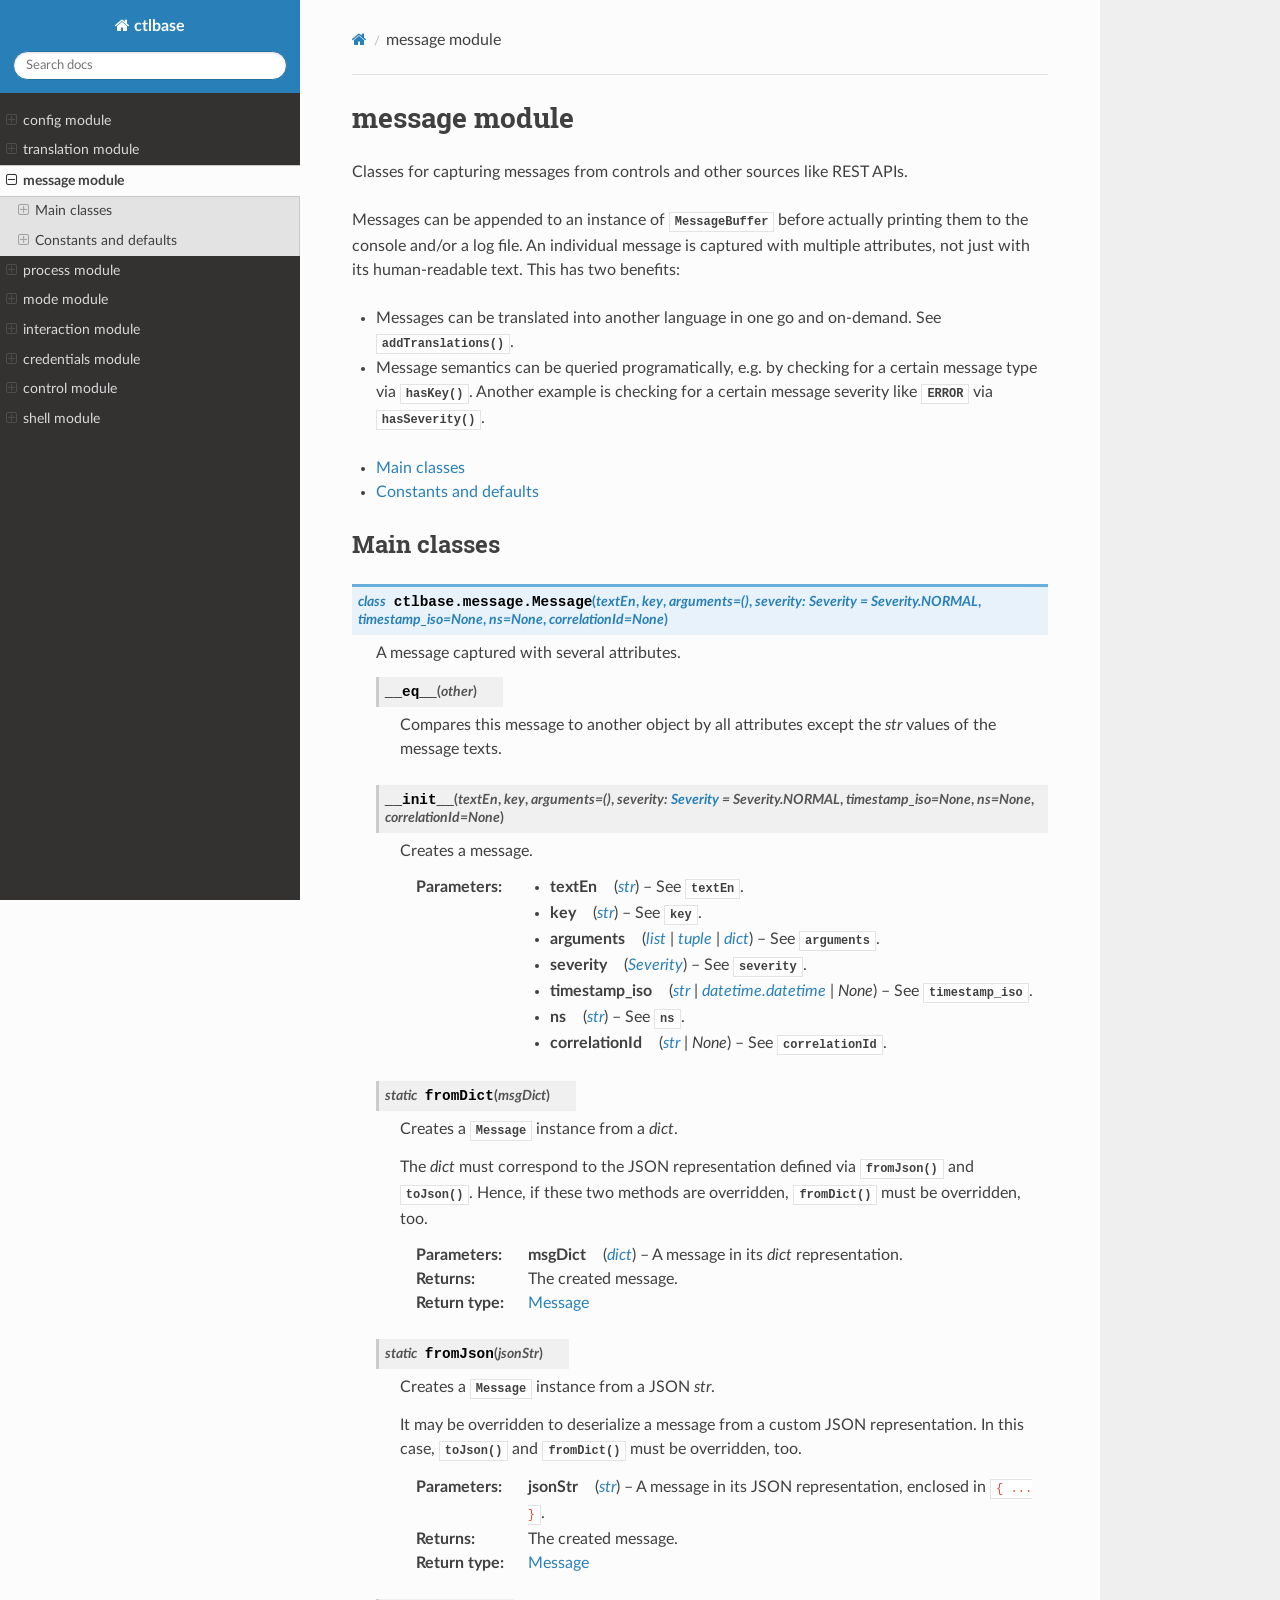
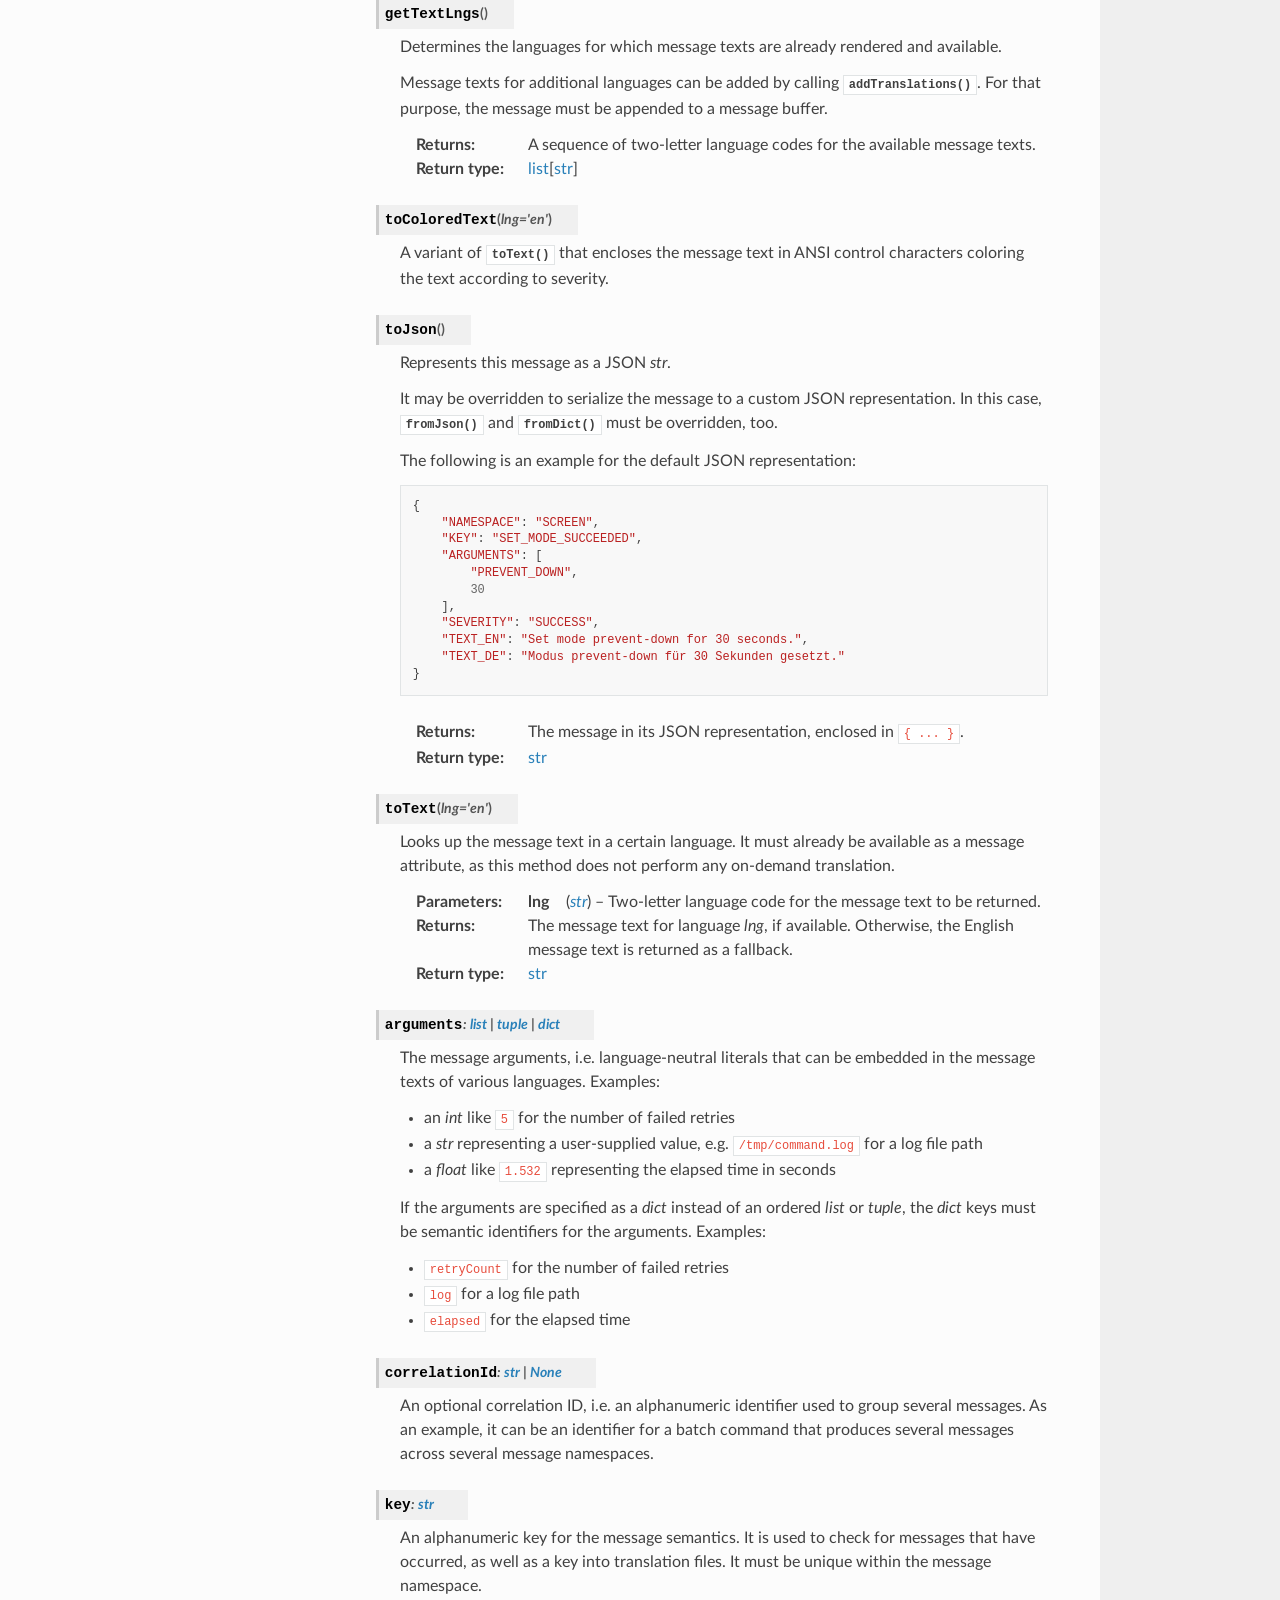
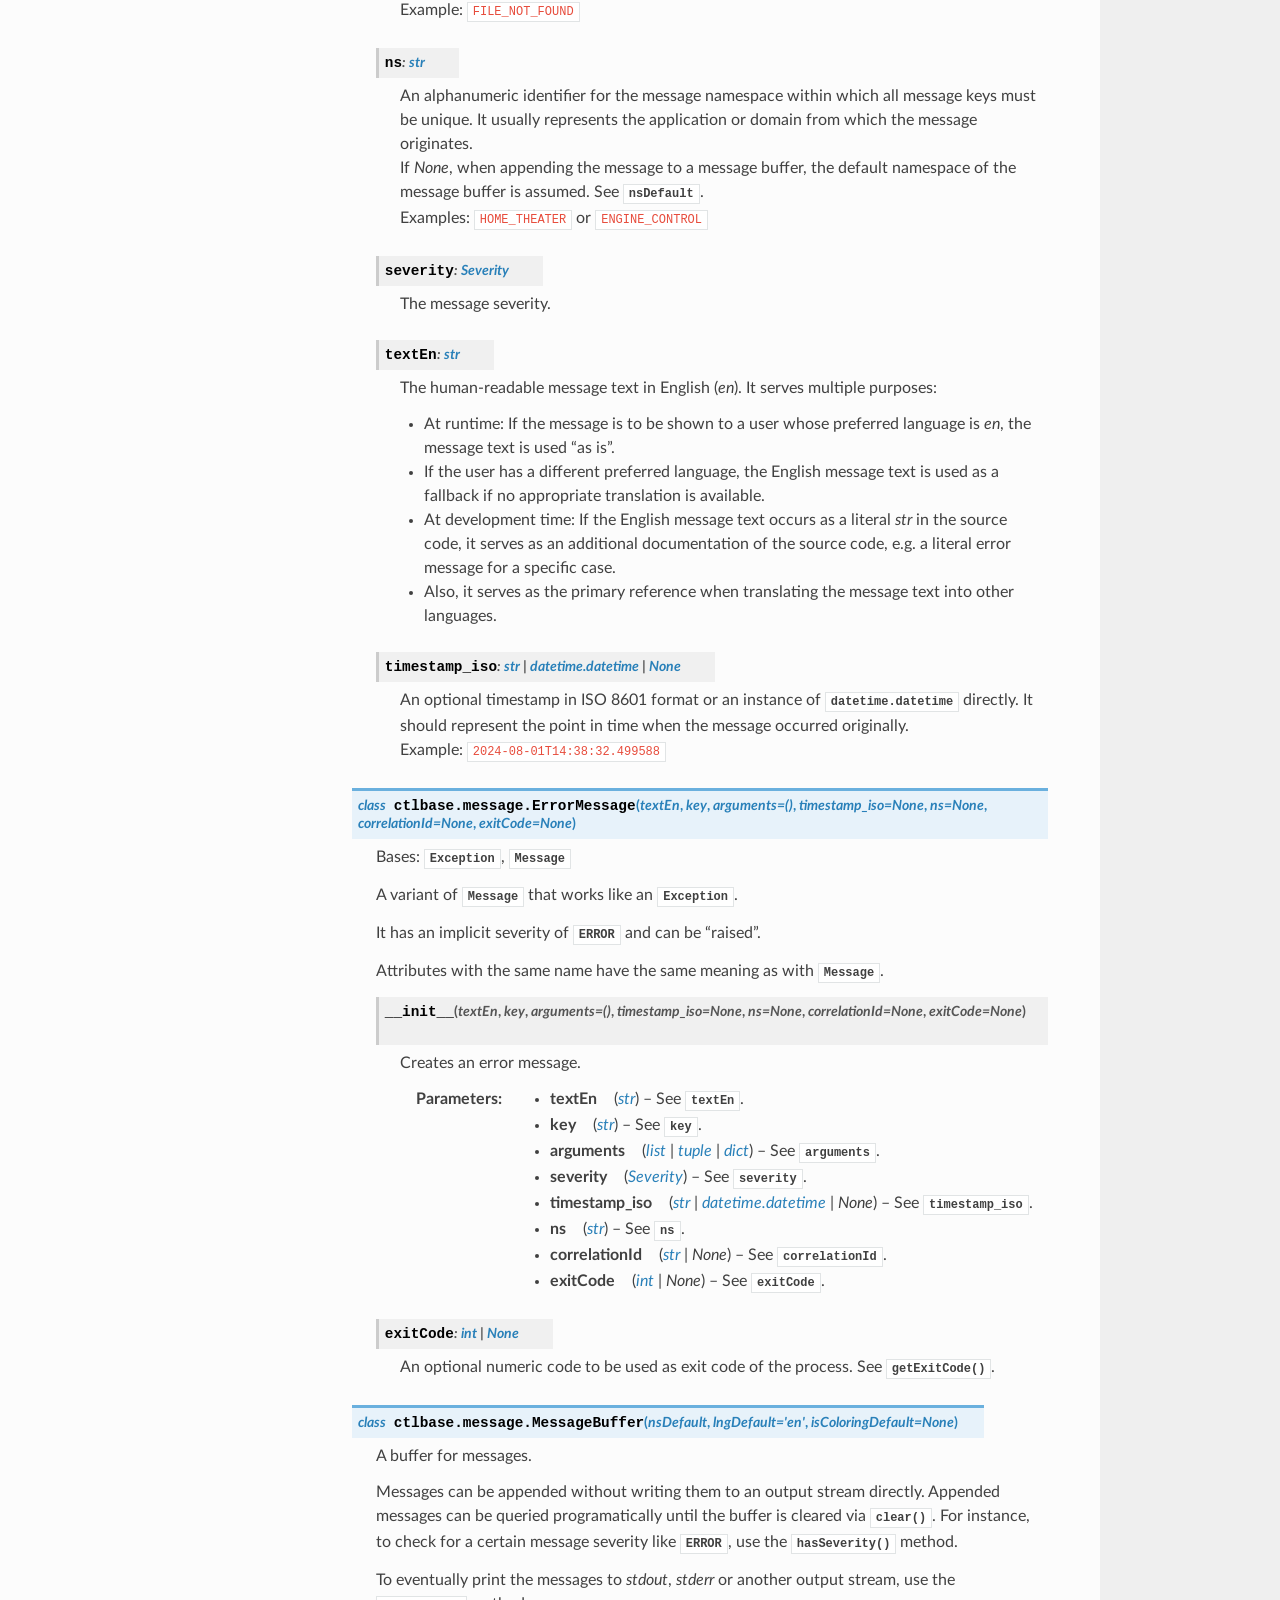
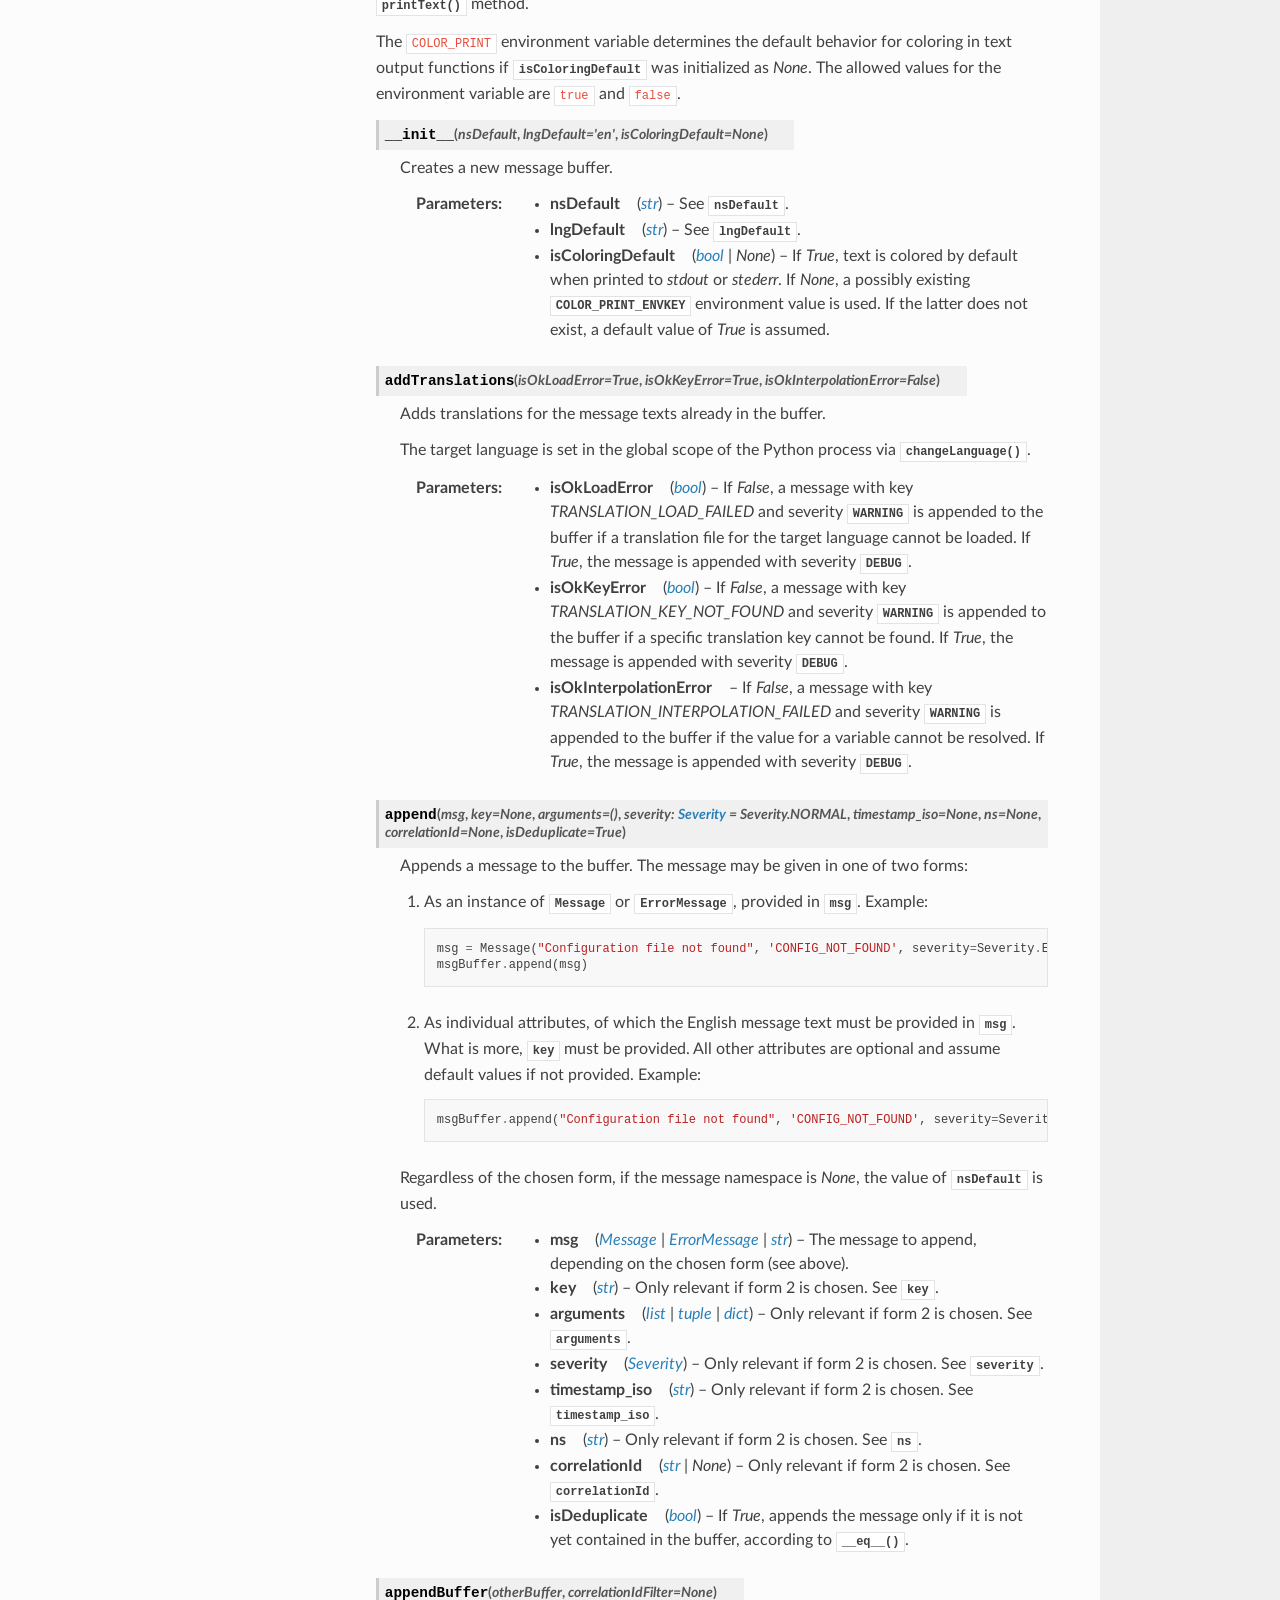
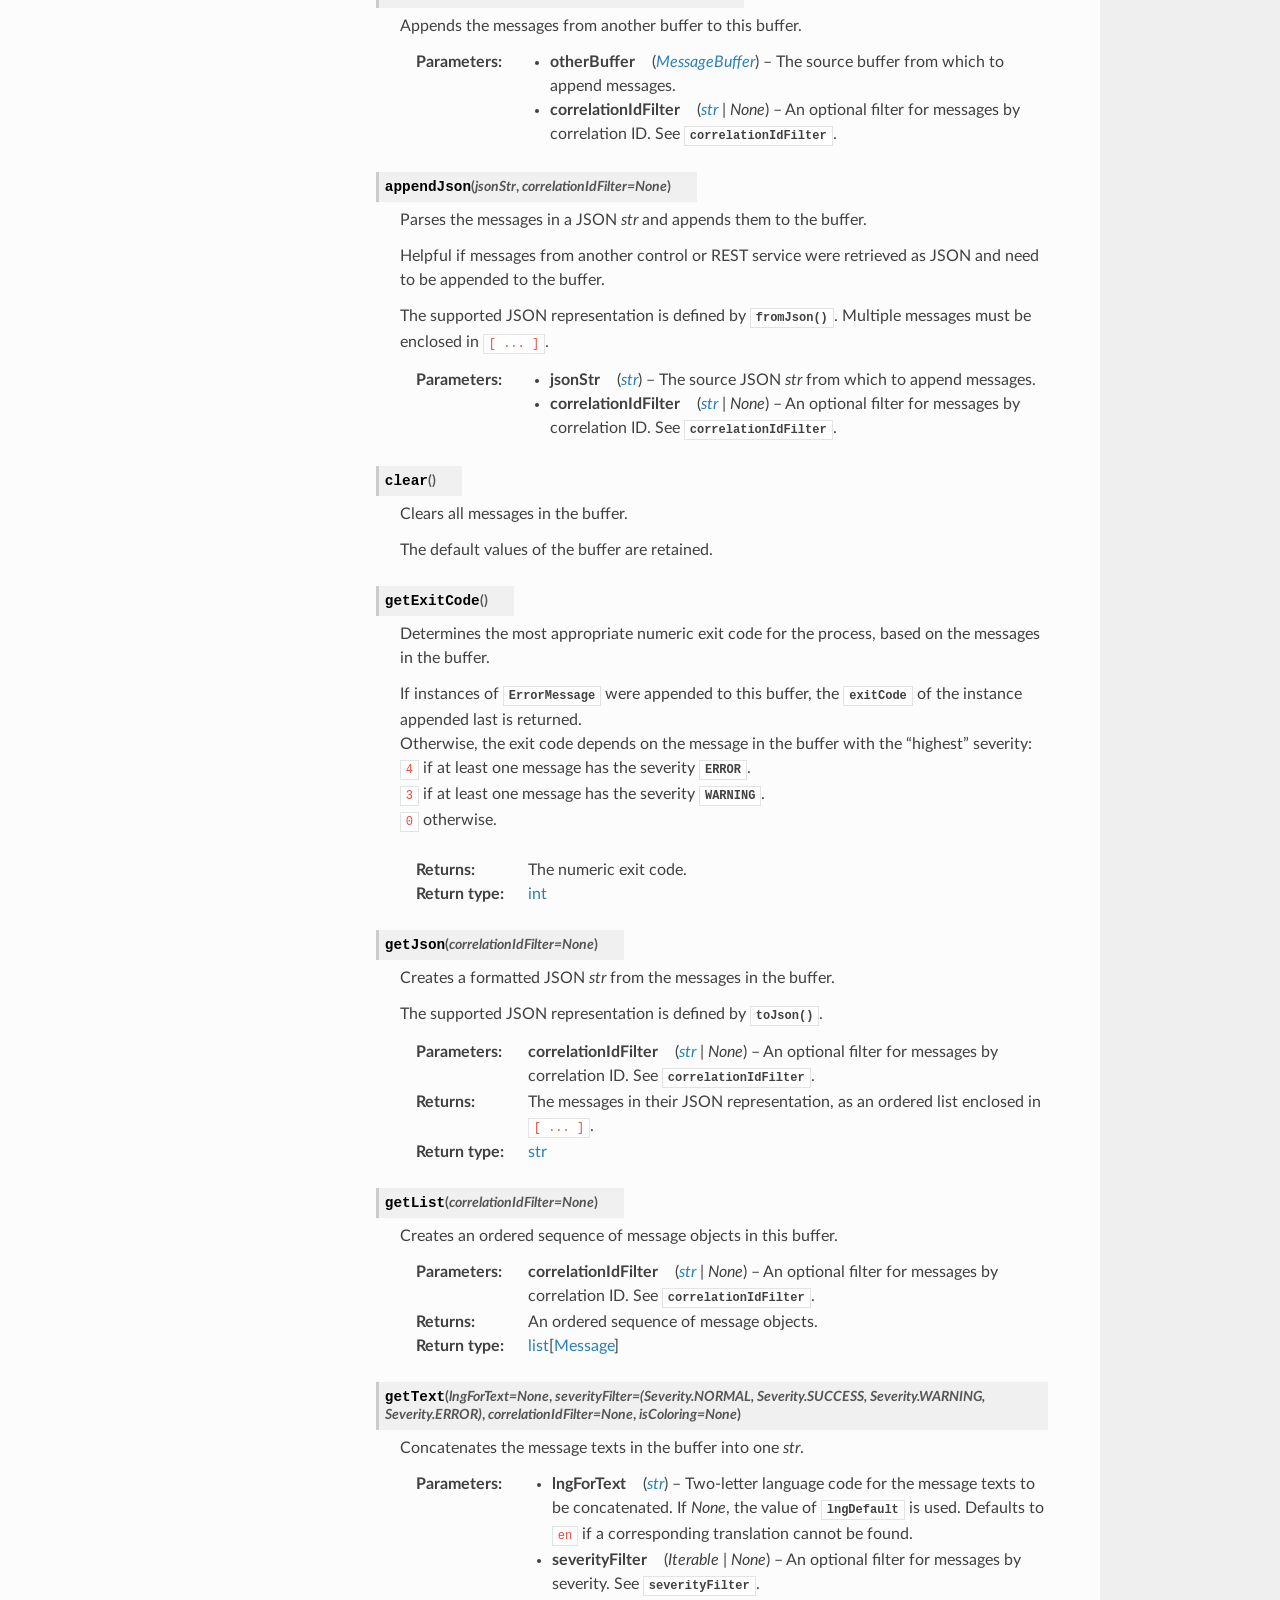
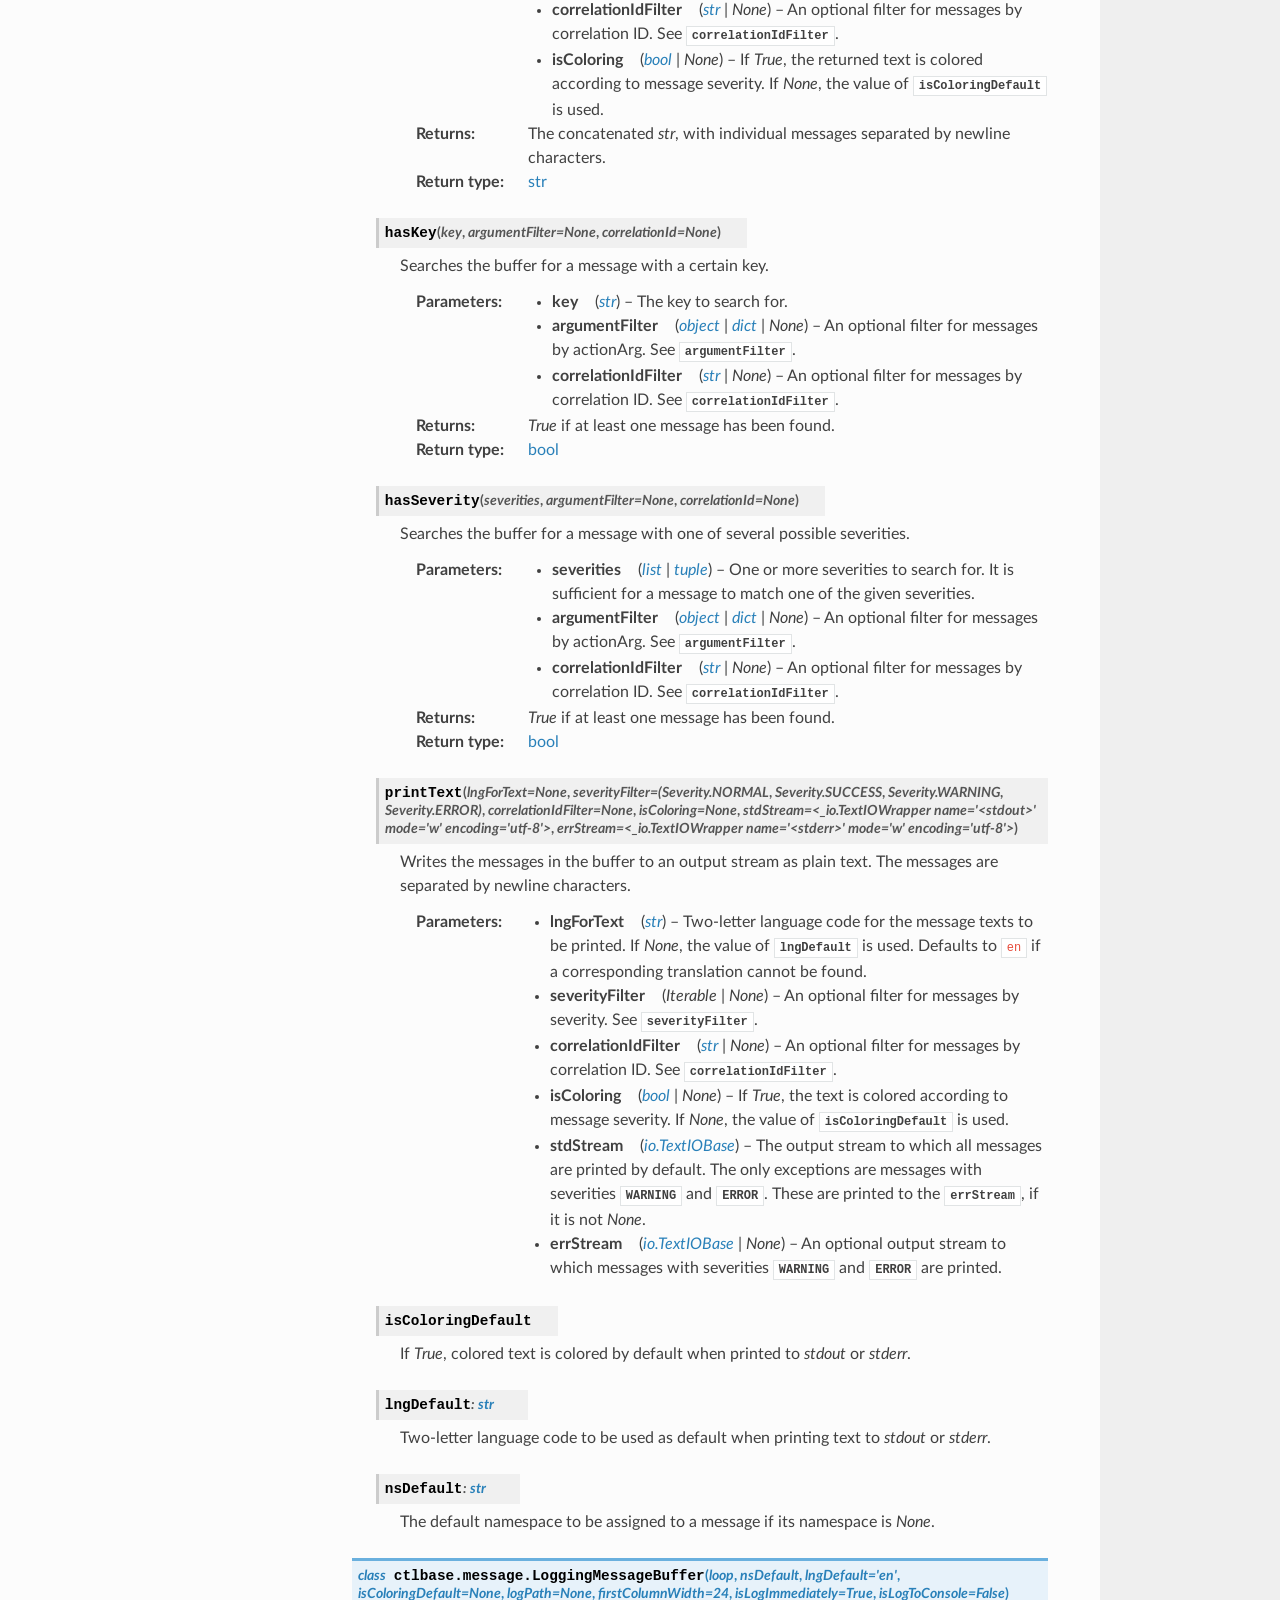
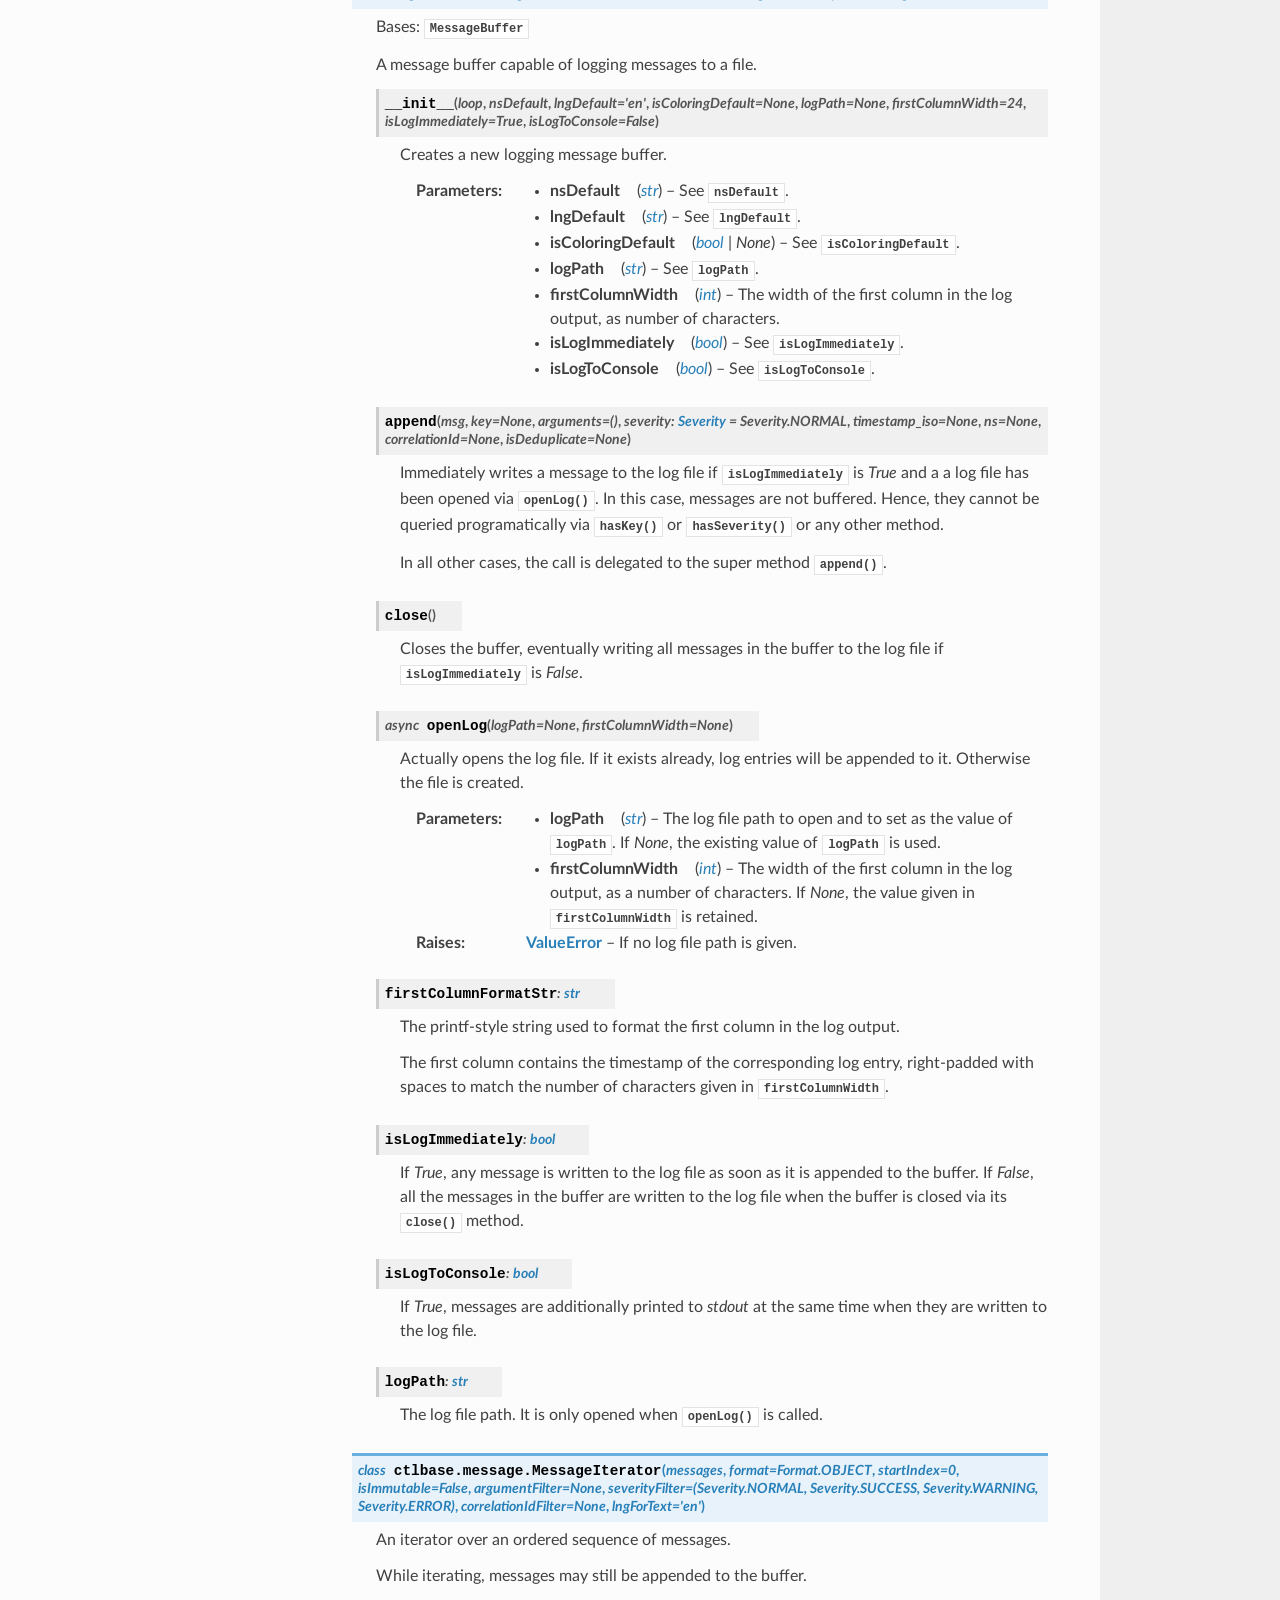
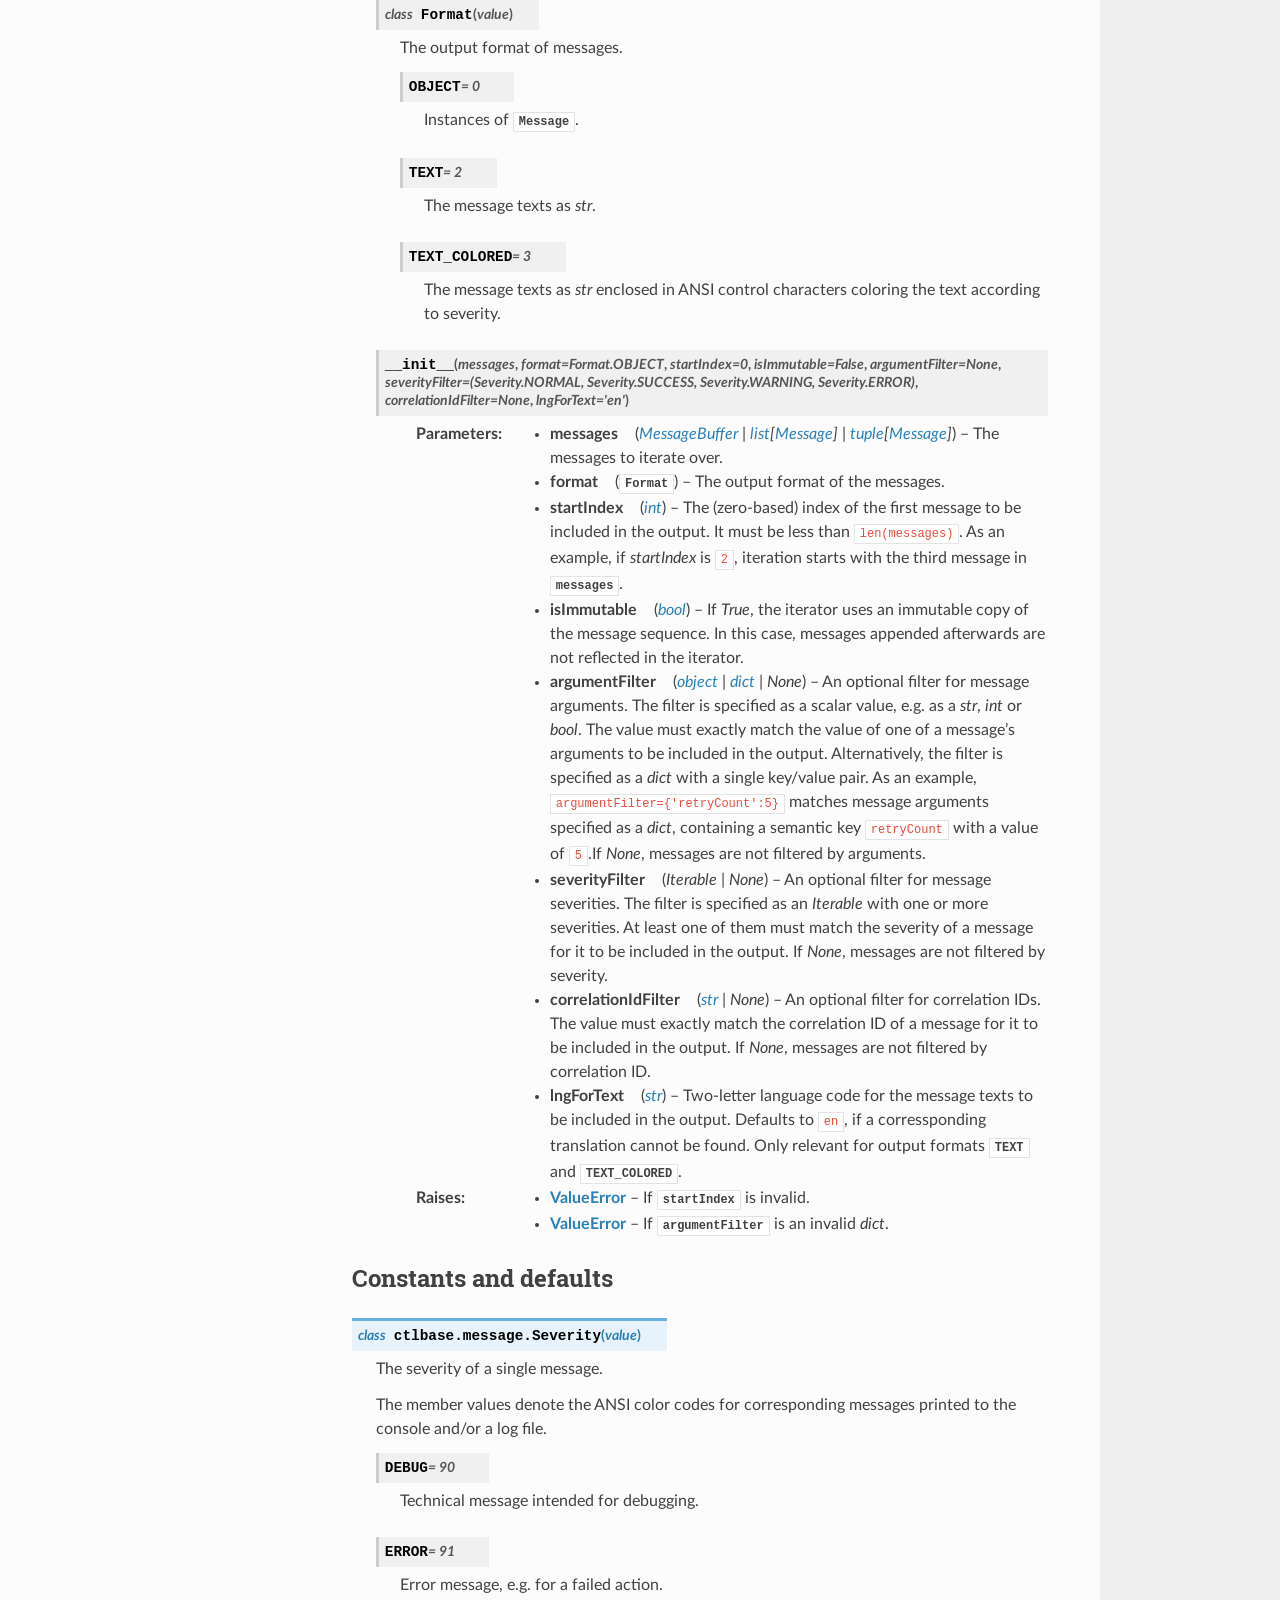
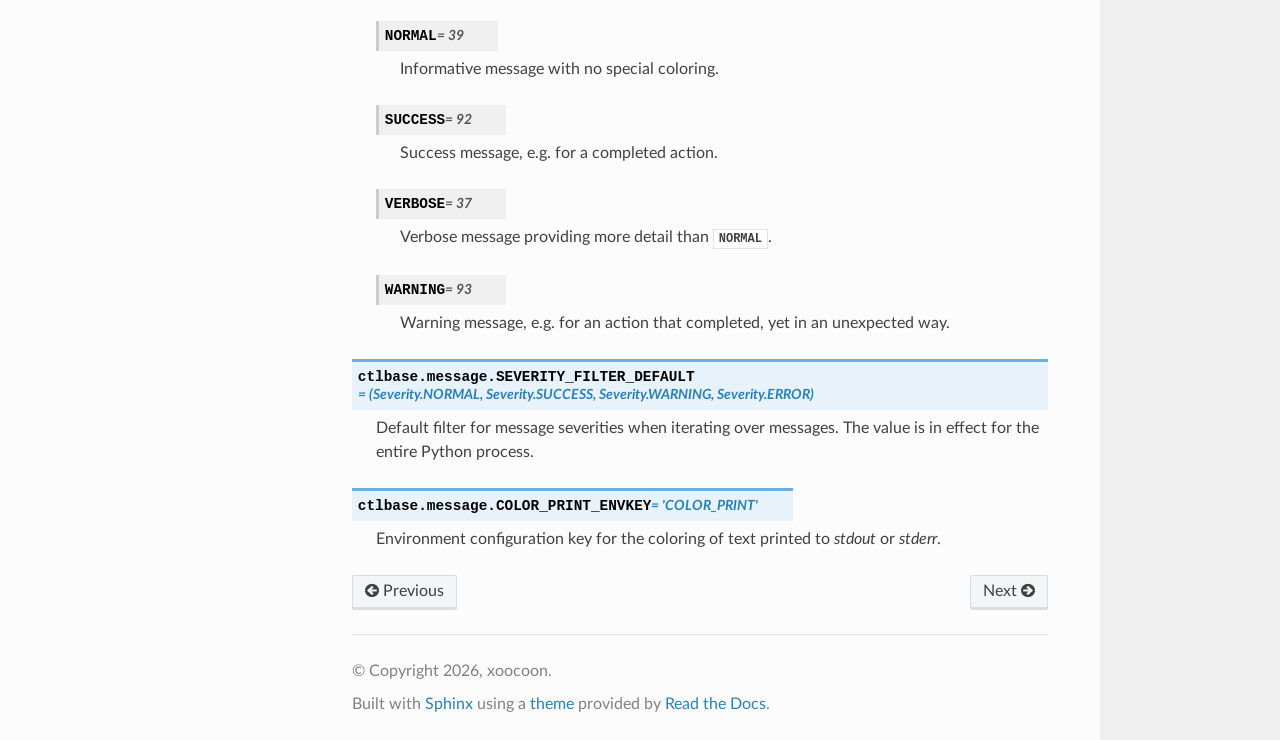
<file: docs/html/message.html>
<!DOCTYPE html>
<html class="writer-html5" lang="en" data-content_root="./">
<head>
  <meta charset="utf-8" /><meta name="viewport" content="width=device-width, initial-scale=1" />

  <meta name="viewport" content="width=device-width, initial-scale=1.0" />
  <title>message module &mdash; ctlbase 1.0a3 documentation</title>
      <link rel="stylesheet" type="text/css" href="_static/pygments.css?v=b86133f3" />
      <link rel="stylesheet" type="text/css" href="_static/css/theme.css?v=9edc463e" />
      <link rel="stylesheet" type="text/css" href="_static/sphinx_paramlinks.css" />

  
      <script src="_static/jquery.js?v=5d32c60e"></script>
      <script src="_static/_sphinx_javascript_frameworks_compat.js?v=2cd50e6c"></script>
      <script src="_static/documentation_options.js?v=a35e1e6e"></script>
      <script src="_static/doctools.js?v=9a2dae69"></script>
      <script src="_static/sphinx_highlight.js?v=dc90522c"></script>
    <script src="_static/js/theme.js"></script>
    <link rel="index" title="Index" href="genindex.html" />
    <link rel="search" title="Search" href="search.html" />
    <link rel="next" title="process module" href="process.html" />
    <link rel="prev" title="translation module" href="translation.html" /> 
</head>

<body class="wy-body-for-nav"> 
  <div class="wy-grid-for-nav">
    <nav data-toggle="wy-nav-shift" class="wy-nav-side">
      <div class="wy-side-scroll">
        <div class="wy-side-nav-search" >

          
          
          <a href="index.html" class="icon icon-home">
            ctlbase
          </a>
<div role="search">
  <form id="rtd-search-form" class="wy-form" action="search.html" method="get">
    <input type="text" name="q" placeholder="Search docs" aria-label="Search docs" />
    <input type="hidden" name="check_keywords" value="yes" />
    <input type="hidden" name="area" value="default" />
  </form>
</div>
        </div><div class="wy-menu wy-menu-vertical" data-spy="affix" role="navigation" aria-label="Navigation menu">
              <ul class="current">
<li class="toctree-l1"><a class="reference internal" href="config.html">config module</a><ul>
<li class="toctree-l2"><a class="reference internal" href="config.html#main-classes">Main classes</a><ul>
<li class="toctree-l3"><a class="reference internal" href="config.html#ctlbase.config.CallerInspector"><code class="docutils literal notranslate"><span class="pre">CallerInspector</span></code></a><ul>
<li class="toctree-l4"><a class="reference internal" href="config.html#ctlbase.config.CallerInspector.__init__"><code class="docutils literal notranslate"><span class="pre">CallerInspector.__init__()</span></code></a></li>
<li class="toctree-l4"><a class="reference internal" href="config.html#ctlbase.config.CallerInspector.getName"><code class="docutils literal notranslate"><span class="pre">CallerInspector.getName()</span></code></a></li>
<li class="toctree-l4"><a class="reference internal" href="config.html#ctlbase.config.CallerInspector.getPath"><code class="docutils literal notranslate"><span class="pre">CallerInspector.getPath()</span></code></a></li>
</ul>
</li>
<li class="toctree-l3"><a class="reference internal" href="config.html#ctlbase.config.FileHelper"><code class="docutils literal notranslate"><span class="pre">FileHelper</span></code></a><ul>
<li class="toctree-l4"><a class="reference internal" href="config.html#ctlbase.config.FileHelper.Type"><code class="docutils literal notranslate"><span class="pre">FileHelper.Type</span></code></a></li>
<li class="toctree-l4"><a class="reference internal" href="config.html#ctlbase.config.FileHelper.find"><code class="docutils literal notranslate"><span class="pre">FileHelper.find()</span></code></a></li>
<li class="toctree-l4"><a class="reference internal" href="config.html#ctlbase.config.FileHelper.findBinary"><code class="docutils literal notranslate"><span class="pre">FileHelper.findBinary()</span></code></a></li>
<li class="toctree-l4"><a class="reference internal" href="config.html#ctlbase.config.FileHelper.findConfig"><code class="docutils literal notranslate"><span class="pre">FileHelper.findConfig()</span></code></a></li>
<li class="toctree-l4"><a class="reference internal" href="config.html#ctlbase.config.FileHelper.findTranslation"><code class="docutils literal notranslate"><span class="pre">FileHelper.findTranslation()</span></code></a></li>
<li class="toctree-l4"><a class="reference internal" href="config.html#ctlbase.config.FileHelper.BIN_LOCATIONS"><code class="docutils literal notranslate"><span class="pre">FileHelper.BIN_LOCATIONS</span></code></a></li>
<li class="toctree-l4"><a class="reference internal" href="config.html#ctlbase.config.FileHelper.CONFIG_LOCATIONS"><code class="docutils literal notranslate"><span class="pre">FileHelper.CONFIG_LOCATIONS</span></code></a></li>
<li class="toctree-l4"><a class="reference internal" href="config.html#ctlbase.config.FileHelper.TRANSLATION_LOCATIONS"><code class="docutils literal notranslate"><span class="pre">FileHelper.TRANSLATION_LOCATIONS</span></code></a></li>
</ul>
</li>
<li class="toctree-l3"><a class="reference internal" href="config.html#ctlbase.config.BashHelper"><code class="docutils literal notranslate"><span class="pre">BashHelper</span></code></a><ul>
<li class="toctree-l4"><a class="reference internal" href="config.html#ctlbase.config.BashHelper.Array"><code class="docutils literal notranslate"><span class="pre">BashHelper.Array</span></code></a></li>
<li class="toctree-l4"><a class="reference internal" href="config.html#ctlbase.config.BashHelper.Scalar"><code class="docutils literal notranslate"><span class="pre">BashHelper.Scalar</span></code></a></li>
<li class="toctree-l4"><a class="reference internal" href="config.html#ctlbase.config.BashHelper.parseConfig"><code class="docutils literal notranslate"><span class="pre">BashHelper.parseConfig()</span></code></a></li>
</ul>
</li>
</ul>
</li>
<li class="toctree-l2"><a class="reference internal" href="config.html#constants-and-defaults">Constants and defaults</a><ul>
<li class="toctree-l3"><a class="reference internal" href="config.html#ctlbase.config.Caller"><code class="docutils literal notranslate"><span class="pre">Caller</span></code></a></li>
<li class="toctree-l3"><a class="reference internal" href="config.html#ctlbase.config.TRUE_VALUE_PATTERN"><code class="docutils literal notranslate"><span class="pre">TRUE_VALUE_PATTERN</span></code></a></li>
<li class="toctree-l3"><a class="reference internal" href="config.html#ctlbase.config.FALSE_VALUE_PATTERN"><code class="docutils literal notranslate"><span class="pre">FALSE_VALUE_PATTERN</span></code></a></li>
</ul>
</li>
</ul>
</li>
<li class="toctree-l1"><a class="reference internal" href="translation.html">translation module</a><ul>
<li class="toctree-l2"><a class="reference internal" href="translation.html#main-classes">Main classes</a><ul>
<li class="toctree-l3"><a class="reference internal" href="translation.html#ctlbase.translation.TranslationManager"><code class="docutils literal notranslate"><span class="pre">TranslationManager</span></code></a><ul>
<li class="toctree-l4"><a class="reference internal" href="translation.html#ctlbase.translation.TranslationManager.__init__"><code class="docutils literal notranslate"><span class="pre">TranslationManager.__init__()</span></code></a></li>
<li class="toctree-l4"><a class="reference internal" href="translation.html#ctlbase.translation.TranslationManager.changeLanguage"><code class="docutils literal notranslate"><span class="pre">TranslationManager.changeLanguage()</span></code></a></li>
<li class="toctree-l4"><a class="reference internal" href="translation.html#ctlbase.translation.TranslationManager.loadLanguages"><code class="docutils literal notranslate"><span class="pre">TranslationManager.loadLanguages()</span></code></a></li>
<li class="toctree-l4"><a class="reference internal" href="translation.html#ctlbase.translation.TranslationManager.translate"><code class="docutils literal notranslate"><span class="pre">TranslationManager.translate()</span></code></a></li>
<li class="toctree-l4"><a class="reference internal" href="translation.html#ctlbase.translation.TranslationManager.language"><code class="docutils literal notranslate"><span class="pre">TranslationManager.language</span></code></a></li>
</ul>
</li>
</ul>
</li>
<li class="toctree-l2"><a class="reference internal" href="translation.html#constants-and-defaults">Constants and defaults</a><ul>
<li class="toctree-l3"><a class="reference internal" href="translation.html#ctlbase.translation.Translation"><code class="docutils literal notranslate"><span class="pre">Translation</span></code></a></li>
</ul>
</li>
</ul>
</li>
<li class="toctree-l1 current"><a class="current reference internal" href="#">message module</a><ul>
<li class="toctree-l2"><a class="reference internal" href="#main-classes">Main classes</a><ul>
<li class="toctree-l3"><a class="reference internal" href="#ctlbase.message.Message"><code class="docutils literal notranslate"><span class="pre">Message</span></code></a><ul>
<li class="toctree-l4"><a class="reference internal" href="#ctlbase.message.Message.__eq__"><code class="docutils literal notranslate"><span class="pre">Message.__eq__()</span></code></a></li>
<li class="toctree-l4"><a class="reference internal" href="#ctlbase.message.Message.__init__"><code class="docutils literal notranslate"><span class="pre">Message.__init__()</span></code></a></li>
<li class="toctree-l4"><a class="reference internal" href="#ctlbase.message.Message.fromDict"><code class="docutils literal notranslate"><span class="pre">Message.fromDict()</span></code></a></li>
<li class="toctree-l4"><a class="reference internal" href="#ctlbase.message.Message.fromJson"><code class="docutils literal notranslate"><span class="pre">Message.fromJson()</span></code></a></li>
<li class="toctree-l4"><a class="reference internal" href="#ctlbase.message.Message.getTextLngs"><code class="docutils literal notranslate"><span class="pre">Message.getTextLngs()</span></code></a></li>
<li class="toctree-l4"><a class="reference internal" href="#ctlbase.message.Message.toColoredText"><code class="docutils literal notranslate"><span class="pre">Message.toColoredText()</span></code></a></li>
<li class="toctree-l4"><a class="reference internal" href="#ctlbase.message.Message.toJson"><code class="docutils literal notranslate"><span class="pre">Message.toJson()</span></code></a></li>
<li class="toctree-l4"><a class="reference internal" href="#ctlbase.message.Message.toText"><code class="docutils literal notranslate"><span class="pre">Message.toText()</span></code></a></li>
<li class="toctree-l4"><a class="reference internal" href="#ctlbase.message.Message.arguments"><code class="docutils literal notranslate"><span class="pre">Message.arguments</span></code></a></li>
<li class="toctree-l4"><a class="reference internal" href="#ctlbase.message.Message.correlationId"><code class="docutils literal notranslate"><span class="pre">Message.correlationId</span></code></a></li>
<li class="toctree-l4"><a class="reference internal" href="#ctlbase.message.Message.key"><code class="docutils literal notranslate"><span class="pre">Message.key</span></code></a></li>
<li class="toctree-l4"><a class="reference internal" href="#ctlbase.message.Message.ns"><code class="docutils literal notranslate"><span class="pre">Message.ns</span></code></a></li>
<li class="toctree-l4"><a class="reference internal" href="#ctlbase.message.Message.severity"><code class="docutils literal notranslate"><span class="pre">Message.severity</span></code></a></li>
<li class="toctree-l4"><a class="reference internal" href="#ctlbase.message.Message.textEn"><code class="docutils literal notranslate"><span class="pre">Message.textEn</span></code></a></li>
<li class="toctree-l4"><a class="reference internal" href="#ctlbase.message.Message.timestamp_iso"><code class="docutils literal notranslate"><span class="pre">Message.timestamp_iso</span></code></a></li>
</ul>
</li>
<li class="toctree-l3"><a class="reference internal" href="#ctlbase.message.ErrorMessage"><code class="docutils literal notranslate"><span class="pre">ErrorMessage</span></code></a><ul>
<li class="toctree-l4"><a class="reference internal" href="#ctlbase.message.ErrorMessage.__init__"><code class="docutils literal notranslate"><span class="pre">ErrorMessage.__init__()</span></code></a></li>
<li class="toctree-l4"><a class="reference internal" href="#ctlbase.message.ErrorMessage.exitCode"><code class="docutils literal notranslate"><span class="pre">ErrorMessage.exitCode</span></code></a></li>
</ul>
</li>
<li class="toctree-l3"><a class="reference internal" href="#ctlbase.message.MessageBuffer"><code class="docutils literal notranslate"><span class="pre">MessageBuffer</span></code></a><ul>
<li class="toctree-l4"><a class="reference internal" href="#ctlbase.message.MessageBuffer.__init__"><code class="docutils literal notranslate"><span class="pre">MessageBuffer.__init__()</span></code></a></li>
<li class="toctree-l4"><a class="reference internal" href="#ctlbase.message.MessageBuffer.addTranslations"><code class="docutils literal notranslate"><span class="pre">MessageBuffer.addTranslations()</span></code></a></li>
<li class="toctree-l4"><a class="reference internal" href="#ctlbase.message.MessageBuffer.append"><code class="docutils literal notranslate"><span class="pre">MessageBuffer.append()</span></code></a></li>
<li class="toctree-l4"><a class="reference internal" href="#ctlbase.message.MessageBuffer.appendBuffer"><code class="docutils literal notranslate"><span class="pre">MessageBuffer.appendBuffer()</span></code></a></li>
<li class="toctree-l4"><a class="reference internal" href="#ctlbase.message.MessageBuffer.appendJson"><code class="docutils literal notranslate"><span class="pre">MessageBuffer.appendJson()</span></code></a></li>
<li class="toctree-l4"><a class="reference internal" href="#ctlbase.message.MessageBuffer.clear"><code class="docutils literal notranslate"><span class="pre">MessageBuffer.clear()</span></code></a></li>
<li class="toctree-l4"><a class="reference internal" href="#ctlbase.message.MessageBuffer.getExitCode"><code class="docutils literal notranslate"><span class="pre">MessageBuffer.getExitCode()</span></code></a></li>
<li class="toctree-l4"><a class="reference internal" href="#ctlbase.message.MessageBuffer.getJson"><code class="docutils literal notranslate"><span class="pre">MessageBuffer.getJson()</span></code></a></li>
<li class="toctree-l4"><a class="reference internal" href="#ctlbase.message.MessageBuffer.getList"><code class="docutils literal notranslate"><span class="pre">MessageBuffer.getList()</span></code></a></li>
<li class="toctree-l4"><a class="reference internal" href="#ctlbase.message.MessageBuffer.getText"><code class="docutils literal notranslate"><span class="pre">MessageBuffer.getText()</span></code></a></li>
<li class="toctree-l4"><a class="reference internal" href="#ctlbase.message.MessageBuffer.hasKey"><code class="docutils literal notranslate"><span class="pre">MessageBuffer.hasKey()</span></code></a></li>
<li class="toctree-l4"><a class="reference internal" href="#ctlbase.message.MessageBuffer.hasSeverity"><code class="docutils literal notranslate"><span class="pre">MessageBuffer.hasSeverity()</span></code></a></li>
<li class="toctree-l4"><a class="reference internal" href="#ctlbase.message.MessageBuffer.printText"><code class="docutils literal notranslate"><span class="pre">MessageBuffer.printText()</span></code></a></li>
<li class="toctree-l4"><a class="reference internal" href="#ctlbase.message.MessageBuffer.isColoringDefault"><code class="docutils literal notranslate"><span class="pre">MessageBuffer.isColoringDefault</span></code></a></li>
<li class="toctree-l4"><a class="reference internal" href="#ctlbase.message.MessageBuffer.lngDefault"><code class="docutils literal notranslate"><span class="pre">MessageBuffer.lngDefault</span></code></a></li>
<li class="toctree-l4"><a class="reference internal" href="#ctlbase.message.MessageBuffer.nsDefault"><code class="docutils literal notranslate"><span class="pre">MessageBuffer.nsDefault</span></code></a></li>
</ul>
</li>
<li class="toctree-l3"><a class="reference internal" href="#ctlbase.message.LoggingMessageBuffer"><code class="docutils literal notranslate"><span class="pre">LoggingMessageBuffer</span></code></a><ul>
<li class="toctree-l4"><a class="reference internal" href="#ctlbase.message.LoggingMessageBuffer.__init__"><code class="docutils literal notranslate"><span class="pre">LoggingMessageBuffer.__init__()</span></code></a></li>
<li class="toctree-l4"><a class="reference internal" href="#ctlbase.message.LoggingMessageBuffer.append"><code class="docutils literal notranslate"><span class="pre">LoggingMessageBuffer.append()</span></code></a></li>
<li class="toctree-l4"><a class="reference internal" href="#ctlbase.message.LoggingMessageBuffer.close"><code class="docutils literal notranslate"><span class="pre">LoggingMessageBuffer.close()</span></code></a></li>
<li class="toctree-l4"><a class="reference internal" href="#ctlbase.message.LoggingMessageBuffer.openLog"><code class="docutils literal notranslate"><span class="pre">LoggingMessageBuffer.openLog()</span></code></a></li>
<li class="toctree-l4"><a class="reference internal" href="#ctlbase.message.LoggingMessageBuffer.firstColumnFormatStr"><code class="docutils literal notranslate"><span class="pre">LoggingMessageBuffer.firstColumnFormatStr</span></code></a></li>
<li class="toctree-l4"><a class="reference internal" href="#ctlbase.message.LoggingMessageBuffer.isLogImmediately"><code class="docutils literal notranslate"><span class="pre">LoggingMessageBuffer.isLogImmediately</span></code></a></li>
<li class="toctree-l4"><a class="reference internal" href="#ctlbase.message.LoggingMessageBuffer.isLogToConsole"><code class="docutils literal notranslate"><span class="pre">LoggingMessageBuffer.isLogToConsole</span></code></a></li>
<li class="toctree-l4"><a class="reference internal" href="#ctlbase.message.LoggingMessageBuffer.logPath"><code class="docutils literal notranslate"><span class="pre">LoggingMessageBuffer.logPath</span></code></a></li>
</ul>
</li>
<li class="toctree-l3"><a class="reference internal" href="#ctlbase.message.MessageIterator"><code class="docutils literal notranslate"><span class="pre">MessageIterator</span></code></a><ul>
<li class="toctree-l4"><a class="reference internal" href="#ctlbase.message.MessageIterator.Format"><code class="docutils literal notranslate"><span class="pre">MessageIterator.Format</span></code></a></li>
<li class="toctree-l4"><a class="reference internal" href="#ctlbase.message.MessageIterator.__init__"><code class="docutils literal notranslate"><span class="pre">MessageIterator.__init__()</span></code></a></li>
</ul>
</li>
</ul>
</li>
<li class="toctree-l2"><a class="reference internal" href="#constants-and-defaults">Constants and defaults</a><ul>
<li class="toctree-l3"><a class="reference internal" href="#ctlbase.message.Severity"><code class="docutils literal notranslate"><span class="pre">Severity</span></code></a><ul>
<li class="toctree-l4"><a class="reference internal" href="#ctlbase.message.Severity.DEBUG"><code class="docutils literal notranslate"><span class="pre">Severity.DEBUG</span></code></a></li>
<li class="toctree-l4"><a class="reference internal" href="#ctlbase.message.Severity.ERROR"><code class="docutils literal notranslate"><span class="pre">Severity.ERROR</span></code></a></li>
<li class="toctree-l4"><a class="reference internal" href="#ctlbase.message.Severity.NORMAL"><code class="docutils literal notranslate"><span class="pre">Severity.NORMAL</span></code></a></li>
<li class="toctree-l4"><a class="reference internal" href="#ctlbase.message.Severity.SUCCESS"><code class="docutils literal notranslate"><span class="pre">Severity.SUCCESS</span></code></a></li>
<li class="toctree-l4"><a class="reference internal" href="#ctlbase.message.Severity.VERBOSE"><code class="docutils literal notranslate"><span class="pre">Severity.VERBOSE</span></code></a></li>
<li class="toctree-l4"><a class="reference internal" href="#ctlbase.message.Severity.WARNING"><code class="docutils literal notranslate"><span class="pre">Severity.WARNING</span></code></a></li>
</ul>
</li>
<li class="toctree-l3"><a class="reference internal" href="#ctlbase.message.SEVERITY_FILTER_DEFAULT"><code class="docutils literal notranslate"><span class="pre">SEVERITY_FILTER_DEFAULT</span></code></a></li>
<li class="toctree-l3"><a class="reference internal" href="#ctlbase.message.COLOR_PRINT_ENVKEY"><code class="docutils literal notranslate"><span class="pre">COLOR_PRINT_ENVKEY</span></code></a></li>
</ul>
</li>
</ul>
</li>
<li class="toctree-l1"><a class="reference internal" href="process.html">process module</a><ul>
<li class="toctree-l2"><a class="reference internal" href="process.html#main-classes">Main classes</a><ul>
<li class="toctree-l3"><a class="reference internal" href="process.html#ctlbase.process.LoopBase"><code class="docutils literal notranslate"><span class="pre">LoopBase</span></code></a></li>
<li class="toctree-l3"><a class="reference internal" href="process.html#ctlbase.process.SyncMixin"><code class="docutils literal notranslate"><span class="pre">SyncMixin</span></code></a><ul>
<li class="toctree-l4"><a class="reference internal" href="process.html#ctlbase.process.SyncMixin.syncify"><code class="docutils literal notranslate"><span class="pre">SyncMixin.syncify()</span></code></a></li>
</ul>
</li>
<li class="toctree-l3"><a class="reference internal" href="process.html#ctlbase.process.TaskMonitor"><code class="docutils literal notranslate"><span class="pre">TaskMonitor</span></code></a><ul>
<li class="toctree-l4"><a class="reference internal" href="process.html#ctlbase.process.TaskMonitor.__init__"><code class="docutils literal notranslate"><span class="pre">TaskMonitor.__init__()</span></code></a></li>
<li class="toctree-l4"><a class="reference internal" href="process.html#ctlbase.process.TaskMonitor.add"><code class="docutils literal notranslate"><span class="pre">TaskMonitor.add()</span></code></a></li>
<li class="toctree-l4"><a class="reference internal" href="process.html#ctlbase.process.TaskMonitor.cancelTasks"><code class="docutils literal notranslate"><span class="pre">TaskMonitor.cancelTasks()</span></code></a></li>
<li class="toctree-l4"><a class="reference internal" href="process.html#ctlbase.process.TaskMonitor.cancelTasksInLoop"><code class="docutils literal notranslate"><span class="pre">TaskMonitor.cancelTasksInLoop()</span></code></a></li>
<li class="toctree-l4"><a class="reference internal" href="process.html#ctlbase.process.TaskMonitor.remove"><code class="docutils literal notranslate"><span class="pre">TaskMonitor.remove()</span></code></a></li>
<li class="toctree-l4"><a class="reference internal" href="process.html#ctlbase.process.TaskMonitor.start"><code class="docutils literal notranslate"><span class="pre">TaskMonitor.start()</span></code></a></li>
<li class="toctree-l4"><a class="reference internal" href="process.html#ctlbase.process.TaskMonitor.stop"><code class="docutils literal notranslate"><span class="pre">TaskMonitor.stop()</span></code></a></li>
<li class="toctree-l4"><a class="reference internal" href="process.html#ctlbase.process.TaskMonitor.loop"><code class="docutils literal notranslate"><span class="pre">TaskMonitor.loop</span></code></a></li>
<li class="toctree-l4"><a class="reference internal" href="process.html#ctlbase.process.TaskMonitor.taskCheckingInterval_ms"><code class="docutils literal notranslate"><span class="pre">TaskMonitor.taskCheckingInterval_ms</span></code></a></li>
</ul>
</li>
<li class="toctree-l3"><a class="reference internal" href="process.html#ctlbase.process.CommandExecutor"><code class="docutils literal notranslate"><span class="pre">CommandExecutor</span></code></a><ul>
<li class="toctree-l4"><a class="reference internal" href="process.html#ctlbase.process.CommandExecutor.SynchronousError"><code class="docutils literal notranslate"><span class="pre">CommandExecutor.SynchronousError</span></code></a></li>
<li class="toctree-l4"><a class="reference internal" href="process.html#ctlbase.process.CommandExecutor.__init__"><code class="docutils literal notranslate"><span class="pre">CommandExecutor.__init__()</span></code></a></li>
<li class="toctree-l4"><a class="reference internal" href="process.html#ctlbase.process.CommandExecutor._createProcess"><code class="docutils literal notranslate"><span class="pre">CommandExecutor._createProcess()</span></code></a></li>
<li class="toctree-l4"><a class="reference internal" href="process.html#ctlbase.process.CommandExecutor.executeAsynchronously"><code class="docutils literal notranslate"><span class="pre">CommandExecutor.executeAsynchronously()</span></code></a></li>
<li class="toctree-l4"><a class="reference internal" href="process.html#ctlbase.process.CommandExecutor.executeCommands"><code class="docutils literal notranslate"><span class="pre">CommandExecutor.executeCommands()</span></code></a></li>
<li class="toctree-l4"><a class="reference internal" href="process.html#ctlbase.process.CommandExecutor.executeSynchronously"><code class="docutils literal notranslate"><span class="pre">CommandExecutor.executeSynchronously()</span></code></a></li>
<li class="toctree-l4"><a class="reference internal" href="process.html#ctlbase.process.CommandExecutor.getOutput"><code class="docutils literal notranslate"><span class="pre">CommandExecutor.getOutput()</span></code></a></li>
<li class="toctree-l4"><a class="reference internal" href="process.html#ctlbase.process.CommandExecutor.ON_ERROR_ONLY"><code class="docutils literal notranslate"><span class="pre">CommandExecutor.ON_ERROR_ONLY</span></code></a></li>
<li class="toctree-l4"><a class="reference internal" href="process.html#ctlbase.process.CommandExecutor.ON_SUCCESS_ONLY"><code class="docutils literal notranslate"><span class="pre">CommandExecutor.ON_SUCCESS_ONLY</span></code></a></li>
<li class="toctree-l4"><a class="reference internal" href="process.html#ctlbase.process.CommandExecutor.isSynchronousDefault"><code class="docutils literal notranslate"><span class="pre">CommandExecutor.isSynchronousDefault</span></code></a></li>
</ul>
</li>
</ul>
</li>
<li class="toctree-l2"><a class="reference internal" href="process.html#constants-and-defaults">Constants and defaults</a><ul>
<li class="toctree-l3"><a class="reference internal" href="process.html#ctlbase.process.TASK_CHECKING_INTERVAL_MS_DEFAULT"><code class="docutils literal notranslate"><span class="pre">TASK_CHECKING_INTERVAL_MS_DEFAULT</span></code></a></li>
</ul>
</li>
</ul>
</li>
<li class="toctree-l1"><a class="reference internal" href="mode.html">mode module</a><ul>
<li class="toctree-l2"><a class="reference internal" href="mode.html#main-classes">Main classes</a><ul>
<li class="toctree-l3"><a class="reference internal" href="mode.html#ctlbase.mode.ModeDirHelper"><code class="docutils literal notranslate"><span class="pre">ModeDirHelper</span></code></a><ul>
<li class="toctree-l4"><a class="reference internal" href="mode.html#ctlbase.mode.ModeDirHelper.find"><code class="docutils literal notranslate"><span class="pre">ModeDirHelper.find()</span></code></a></li>
</ul>
</li>
<li class="toctree-l3"><a class="reference internal" href="mode.html#ctlbase.mode.FileModeHandler"><code class="docutils literal notranslate"><span class="pre">FileModeHandler</span></code></a><ul>
<li class="toctree-l4"><a class="reference internal" href="mode.html#ctlbase.mode.FileModeHandler.__init__"><code class="docutils literal notranslate"><span class="pre">FileModeHandler.__init__()</span></code></a></li>
<li class="toctree-l4"><a class="reference internal" href="mode.html#ctlbase.mode.FileModeHandler.activatePending"><code class="docutils literal notranslate"><span class="pre">FileModeHandler.activatePending()</span></code></a></li>
<li class="toctree-l4"><a class="reference internal" href="mode.html#ctlbase.mode.FileModeHandler.getActive"><code class="docutils literal notranslate"><span class="pre">FileModeHandler.getActive()</span></code></a></li>
<li class="toctree-l4"><a class="reference internal" href="mode.html#ctlbase.mode.FileModeHandler.getPending"><code class="docutils literal notranslate"><span class="pre">FileModeHandler.getPending()</span></code></a></li>
<li class="toctree-l4"><a class="reference internal" href="mode.html#ctlbase.mode.FileModeHandler.setActive"><code class="docutils literal notranslate"><span class="pre">FileModeHandler.setActive()</span></code></a></li>
<li class="toctree-l4"><a class="reference internal" href="mode.html#ctlbase.mode.FileModeHandler.setPending"><code class="docutils literal notranslate"><span class="pre">FileModeHandler.setPending()</span></code></a></li>
<li class="toctree-l4"><a class="reference internal" href="mode.html#ctlbase.mode.FileModeHandler.unsetActive"><code class="docutils literal notranslate"><span class="pre">FileModeHandler.unsetActive()</span></code></a></li>
<li class="toctree-l4"><a class="reference internal" href="mode.html#ctlbase.mode.FileModeHandler.unsetPending"><code class="docutils literal notranslate"><span class="pre">FileModeHandler.unsetPending()</span></code></a></li>
</ul>
</li>
</ul>
</li>
<li class="toctree-l2"><a class="reference internal" href="mode.html#constants-and-defaults">Constants and defaults</a><ul>
<li class="toctree-l3"><a class="reference internal" href="mode.html#ctlbase.mode.TIMEOUT_DEFAULT_S"><code class="docutils literal notranslate"><span class="pre">TIMEOUT_DEFAULT_S</span></code></a></li>
<li class="toctree-l3"><a class="reference internal" href="mode.html#ctlbase.mode.BASE_DIR_PATH_DEFAULT"><code class="docutils literal notranslate"><span class="pre">BASE_DIR_PATH_DEFAULT</span></code></a></li>
</ul>
</li>
</ul>
</li>
<li class="toctree-l1"><a class="reference internal" href="interaction.html">interaction module</a><ul>
<li class="toctree-l2"><a class="reference internal" href="interaction.html#main-classes">Main classes</a><ul>
<li class="toctree-l3"><a class="reference internal" href="interaction.html#ctlbase.interaction.InteractionManager"><code class="docutils literal notranslate"><span class="pre">InteractionManager</span></code></a><ul>
<li class="toctree-l4"><a class="reference internal" href="interaction.html#ctlbase.interaction.InteractionManager.__init__"><code class="docutils literal notranslate"><span class="pre">InteractionManager.__init__()</span></code></a></li>
<li class="toctree-l4"><a class="reference internal" href="interaction.html#ctlbase.interaction.InteractionManager.promptForCredential"><code class="docutils literal notranslate"><span class="pre">InteractionManager.promptForCredential()</span></code></a></li>
<li class="toctree-l4"><a class="reference internal" href="interaction.html#ctlbase.interaction.InteractionManager.isColoringDefault"><code class="docutils literal notranslate"><span class="pre">InteractionManager.isColoringDefault</span></code></a></li>
</ul>
</li>
</ul>
</li>
<li class="toctree-l2"><a class="reference internal" href="interaction.html#constants-and-defaults">Constants and defaults</a><ul>
<li class="toctree-l3"><a class="reference internal" href="interaction.html#ctlbase.interaction.COLOR_PRINT_ENVKEY"><code class="docutils literal notranslate"><span class="pre">COLOR_PRINT_ENVKEY</span></code></a></li>
<li class="toctree-l3"><a class="reference internal" href="interaction.html#ctlbase.interaction.Interaction"><code class="docutils literal notranslate"><span class="pre">Interaction</span></code></a></li>
</ul>
</li>
</ul>
</li>
<li class="toctree-l1"><a class="reference internal" href="credentials.html">credentials module</a><ul>
<li class="toctree-l2"><a class="reference internal" href="credentials.html#main-classes">Main classes</a><ul>
<li class="toctree-l3"><a class="reference internal" href="credentials.html#ctlbase.credentials.CredentialReader"><code class="docutils literal notranslate"><span class="pre">CredentialReader</span></code></a><ul>
<li class="toctree-l4"><a class="reference internal" href="credentials.html#ctlbase.credentials.CredentialReader.__init__"><code class="docutils literal notranslate"><span class="pre">CredentialReader.__init__()</span></code></a></li>
</ul>
</li>
<li class="toctree-l3"><a class="reference internal" href="credentials.html#ctlbase.credentials.KeyringReader"><code class="docutils literal notranslate"><span class="pre">KeyringReader</span></code></a><ul>
<li class="toctree-l4"><a class="reference internal" href="credentials.html#ctlbase.credentials.KeyringReader.__init__"><code class="docutils literal notranslate"><span class="pre">KeyringReader.__init__()</span></code></a></li>
</ul>
</li>
<li class="toctree-l3"><a class="reference internal" href="credentials.html#ctlbase.credentials.Tpm2Reader"><code class="docutils literal notranslate"><span class="pre">Tpm2Reader</span></code></a><ul>
<li class="toctree-l4"><a class="reference internal" href="credentials.html#ctlbase.credentials.Tpm2Reader.__init__"><code class="docutils literal notranslate"><span class="pre">Tpm2Reader.__init__()</span></code></a></li>
<li class="toctree-l4"><a class="reference internal" href="credentials.html#ctlbase.credentials.Tpm2Reader.PCR_AUTH_DEFAULT"><code class="docutils literal notranslate"><span class="pre">Tpm2Reader.PCR_AUTH_DEFAULT</span></code></a></li>
</ul>
</li>
<li class="toctree-l3"><a class="reference internal" href="credentials.html#ctlbase.credentials.FileReader"><code class="docutils literal notranslate"><span class="pre">FileReader</span></code></a><ul>
<li class="toctree-l4"><a class="reference internal" href="credentials.html#ctlbase.credentials.FileReader.__init__"><code class="docutils literal notranslate"><span class="pre">FileReader.__init__()</span></code></a></li>
</ul>
</li>
<li class="toctree-l3"><a class="reference internal" href="credentials.html#ctlbase.credentials.PromptReader"><code class="docutils literal notranslate"><span class="pre">PromptReader</span></code></a><ul>
<li class="toctree-l4"><a class="reference internal" href="credentials.html#ctlbase.credentials.PromptReader.__init__"><code class="docutils literal notranslate"><span class="pre">PromptReader.__init__()</span></code></a></li>
</ul>
</li>
<li class="toctree-l3"><a class="reference internal" href="credentials.html#ctlbase.credentials.BaseReader"><code class="docutils literal notranslate"><span class="pre">BaseReader</span></code></a><ul>
<li class="toctree-l4"><a class="reference internal" href="credentials.html#ctlbase.credentials.BaseReader.__init__"><code class="docutils literal notranslate"><span class="pre">BaseReader.__init__()</span></code></a></li>
<li class="toctree-l4"><a class="reference internal" href="credentials.html#ctlbase.credentials.BaseReader._readCredential"><code class="docutils literal notranslate"><span class="pre">BaseReader._readCredential()</span></code></a></li>
<li class="toctree-l4"><a class="reference internal" href="credentials.html#ctlbase.credentials.BaseReader.readCredential"><code class="docutils literal notranslate"><span class="pre">BaseReader.readCredential()</span></code></a></li>
<li class="toctree-l4"><a class="reference internal" href="credentials.html#ctlbase.credentials.BaseReader.credentialKeys"><code class="docutils literal notranslate"><span class="pre">BaseReader.credentialKeys</span></code></a></li>
</ul>
</li>
<li class="toctree-l3"><a class="reference internal" href="credentials.html#ctlbase.credentials.TemporaryCredentials"><code class="docutils literal notranslate"><span class="pre">TemporaryCredentials</span></code></a><ul>
<li class="toctree-l4"><a class="reference internal" href="credentials.html#ctlbase.credentials.TemporaryCredentials.Format"><code class="docutils literal notranslate"><span class="pre">TemporaryCredentials.Format</span></code></a></li>
<li class="toctree-l4"><a class="reference internal" href="credentials.html#ctlbase.credentials.TemporaryCredentials.__init__"><code class="docutils literal notranslate"><span class="pre">TemporaryCredentials.__init__()</span></code></a></li>
<li class="toctree-l4"><a class="reference internal" href="credentials.html#ctlbase.credentials.TemporaryCredentials.deleteCredential"><code class="docutils literal notranslate"><span class="pre">TemporaryCredentials.deleteCredential()</span></code></a></li>
<li class="toctree-l4"><a class="reference internal" href="credentials.html#ctlbase.credentials.TemporaryCredentials.delete"><code class="docutils literal notranslate"><span class="pre">TemporaryCredentials.delete</span></code></a></li>
<li class="toctree-l4"><a class="reference internal" href="credentials.html#ctlbase.credentials.TemporaryCredentials.format"><code class="docutils literal notranslate"><span class="pre">TemporaryCredentials.format</span></code></a></li>
<li class="toctree-l4"><a class="reference internal" href="credentials.html#ctlbase.credentials.TemporaryCredentials.mayPrompt"><code class="docutils literal notranslate"><span class="pre">TemporaryCredentials.mayPrompt</span></code></a></li>
<li class="toctree-l4"><a class="reference internal" href="credentials.html#ctlbase.credentials.TemporaryCredentials.mountpoint"><code class="docutils literal notranslate"><span class="pre">TemporaryCredentials.mountpoint</span></code></a></li>
<li class="toctree-l4"><a class="reference internal" href="credentials.html#ctlbase.credentials.TemporaryCredentials.namedTemp"><code class="docutils literal notranslate"><span class="pre">TemporaryCredentials.namedTemp</span></code></a></li>
<li class="toctree-l4"><a class="reference internal" href="credentials.html#ctlbase.credentials.TemporaryCredentials.path"><code class="docutils literal notranslate"><span class="pre">TemporaryCredentials.path</span></code></a></li>
<li class="toctree-l4"><a class="reference internal" href="credentials.html#ctlbase.credentials.TemporaryCredentials.purpose"><code class="docutils literal notranslate"><span class="pre">TemporaryCredentials.purpose</span></code></a></li>
</ul>
</li>
</ul>
</li>
<li class="toctree-l2"><a class="reference internal" href="credentials.html#constants-and-defaults">Constants and defaults</a><ul>
<li class="toctree-l3"><a class="reference internal" href="credentials.html#ctlbase.credentials.CredentialKey"><code class="docutils literal notranslate"><span class="pre">CredentialKey</span></code></a><ul>
<li class="toctree-l4"><a class="reference internal" href="credentials.html#ctlbase.credentials.CredentialKey.CRYPTOPHRASE"><code class="docutils literal notranslate"><span class="pre">CredentialKey.CRYPTOPHRASE</span></code></a></li>
<li class="toctree-l4"><a class="reference internal" href="credentials.html#ctlbase.credentials.CredentialKey.LOGIN"><code class="docutils literal notranslate"><span class="pre">CredentialKey.LOGIN</span></code></a></li>
<li class="toctree-l4"><a class="reference internal" href="credentials.html#ctlbase.credentials.CredentialKey.LOGINNAME"><code class="docutils literal notranslate"><span class="pre">CredentialKey.LOGINNAME</span></code></a></li>
<li class="toctree-l4"><a class="reference internal" href="credentials.html#ctlbase.credentials.CredentialKey.PASSWORD"><code class="docutils literal notranslate"><span class="pre">CredentialKey.PASSWORD</span></code></a></li>
<li class="toctree-l4"><a class="reference internal" href="credentials.html#ctlbase.credentials.CredentialKey.TOTP"><code class="docutils literal notranslate"><span class="pre">CredentialKey.TOTP</span></code></a></li>
<li class="toctree-l4"><a class="reference internal" href="credentials.html#ctlbase.credentials.CredentialKey.USERNAME"><code class="docutils literal notranslate"><span class="pre">CredentialKey.USERNAME</span></code></a></li>
</ul>
</li>
<li class="toctree-l3"><a class="reference internal" href="credentials.html#ctlbase.credentials.CREDENTIALS_DIRECTORY_DEFAULT"><code class="docutils literal notranslate"><span class="pre">CREDENTIALS_DIRECTORY_DEFAULT</span></code></a></li>
</ul>
</li>
</ul>
</li>
<li class="toctree-l1"><a class="reference internal" href="control.html">control module</a><ul>
<li class="toctree-l2"><a class="reference internal" href="control.html#core-concepts">Core concepts</a><ul>
<li class="toctree-l3"><a class="reference internal" href="control.html#control">control</a></li>
<li class="toctree-l3"><a class="reference internal" href="control.html#action">action</a></li>
<li class="toctree-l3"><a class="reference internal" href="control.html#mode">mode</a></li>
<li class="toctree-l3"><a class="reference internal" href="control.html#property">property</a></li>
<li class="toctree-l3"><a class="reference internal" href="control.html#feedback">feedback</a></li>
</ul>
</li>
<li class="toctree-l2"><a class="reference internal" href="control.html#main-classes">Main classes</a><ul>
<li class="toctree-l3"><a class="reference internal" href="control.html#ctlbase.control.Control"><code class="docutils literal notranslate"><span class="pre">Control</span></code></a><ul>
<li class="toctree-l4"><a class="reference internal" href="control.html#ctlbase.control.Control.__init__"><code class="docutils literal notranslate"><span class="pre">Control.__init__()</span></code></a></li>
<li class="toctree-l4"><a class="reference internal" href="control.html#ctlbase.control.Control._actionToGrammarEn"><code class="docutils literal notranslate"><span class="pre">Control._actionToGrammarEn()</span></code></a></li>
<li class="toctree-l4"><a class="reference internal" href="control.html#ctlbase.control.Control._appendMessageFromActionEn"><code class="docutils literal notranslate"><span class="pre">Control._appendMessageFromActionEn()</span></code></a></li>
<li class="toctree-l4"><a class="reference internal" href="control.html#ctlbase.control.Control._createExceptionFromActionEn"><code class="docutils literal notranslate"><span class="pre">Control._createExceptionFromActionEn()</span></code></a></li>
<li class="toctree-l4"><a class="reference internal" href="control.html#ctlbase.control.Control._getPropertiesListsEn"><code class="docutils literal notranslate"><span class="pre">Control._getPropertiesListsEn()</span></code></a></li>
<li class="toctree-l4"><a class="reference internal" href="control.html#ctlbase.control.Control._getProperty"><code class="docutils literal notranslate"><span class="pre">Control._getProperty()</span></code></a></li>
<li class="toctree-l4"><a class="reference internal" href="control.html#ctlbase.control.Control._invalidateCache"><code class="docutils literal notranslate"><span class="pre">Control._invalidateCache()</span></code></a></li>
<li class="toctree-l4"><a class="reference internal" href="control.html#ctlbase.control.Control._performAction"><code class="docutils literal notranslate"><span class="pre">Control._performAction()</span></code></a></li>
<li class="toctree-l4"><a class="reference internal" href="control.html#ctlbase.control.Control._preprocessArgument"><code class="docutils literal notranslate"><span class="pre">Control._preprocessArgument()</span></code></a></li>
<li class="toctree-l4"><a class="reference internal" href="control.html#ctlbase.control.Control.activatePendingMode"><code class="docutils literal notranslate"><span class="pre">Control.activatePendingMode()</span></code></a></li>
<li class="toctree-l4"><a class="reference internal" href="control.html#ctlbase.control.Control.close"><code class="docutils literal notranslate"><span class="pre">Control.close()</span></code></a></li>
<li class="toctree-l4"><a class="reference internal" href="control.html#ctlbase.control.Control.getActiveMode"><code class="docutils literal notranslate"><span class="pre">Control.getActiveMode()</span></code></a></li>
<li class="toctree-l4"><a class="reference internal" href="control.html#ctlbase.control.Control.getPendingMode"><code class="docutils literal notranslate"><span class="pre">Control.getPendingMode()</span></code></a></li>
<li class="toctree-l4"><a class="reference internal" href="control.html#ctlbase.control.Control.getPropertiesJson"><code class="docutils literal notranslate"><span class="pre">Control.getPropertiesJson()</span></code></a></li>
<li class="toctree-l4"><a class="reference internal" href="control.html#ctlbase.control.Control.getPropertiesTextEn"><code class="docutils literal notranslate"><span class="pre">Control.getPropertiesTextEn()</span></code></a></li>
<li class="toctree-l4"><a class="reference internal" href="control.html#ctlbase.control.Control.getProperty"><code class="docutils literal notranslate"><span class="pre">Control.getProperty()</span></code></a></li>
<li class="toctree-l4"><a class="reference internal" href="control.html#ctlbase.control.Control.performAction"><code class="docutils literal notranslate"><span class="pre">Control.performAction()</span></code></a></li>
<li class="toctree-l4"><a class="reference internal" href="control.html#ctlbase.control.Control.setActiveMode"><code class="docutils literal notranslate"><span class="pre">Control.setActiveMode()</span></code></a></li>
<li class="toctree-l4"><a class="reference internal" href="control.html#ctlbase.control.Control.setPendingMode"><code class="docutils literal notranslate"><span class="pre">Control.setPendingMode()</span></code></a></li>
<li class="toctree-l4"><a class="reference internal" href="control.html#ctlbase.control.Control.unsetActiveMode"><code class="docutils literal notranslate"><span class="pre">Control.unsetActiveMode()</span></code></a></li>
<li class="toctree-l4"><a class="reference internal" href="control.html#ctlbase.control.Control.unsetPendingMode"><code class="docutils literal notranslate"><span class="pre">Control.unsetPendingMode()</span></code></a></li>
</ul>
</li>
<li class="toctree-l3"><a class="reference internal" href="control.html#ctlbase.control.ControlEnum"><code class="docutils literal notranslate"><span class="pre">ControlEnum</span></code></a><ul>
<li class="toctree-l4"><a class="reference internal" href="control.html#ctlbase.control.ControlEnum.__eq__"><code class="docutils literal notranslate"><span class="pre">ControlEnum.__eq__()</span></code></a></li>
<li class="toctree-l4"><a class="reference internal" href="control.html#ctlbase.control.ControlEnum.fromAny"><code class="docutils literal notranslate"><span class="pre">ControlEnum.fromAny()</span></code></a></li>
</ul>
</li>
</ul>
</li>
<li class="toctree-l2"><a class="reference internal" href="control.html#constants-and-defaults">Constants and defaults</a><ul>
<li class="toctree-l3"><a class="reference internal" href="control.html#ctlbase.control.StandardAction"><code class="docutils literal notranslate"><span class="pre">StandardAction</span></code></a><ul>
<li class="toctree-l4"><a class="reference internal" href="control.html#ctlbase.control.StandardAction.MODE_ACTIVATE"><code class="docutils literal notranslate"><span class="pre">StandardAction.MODE_ACTIVATE</span></code></a></li>
<li class="toctree-l4"><a class="reference internal" href="control.html#ctlbase.control.StandardAction.MODE_SET"><code class="docutils literal notranslate"><span class="pre">StandardAction.MODE_SET</span></code></a></li>
<li class="toctree-l4"><a class="reference internal" href="control.html#ctlbase.control.StandardAction.MODE_UNSET"><code class="docutils literal notranslate"><span class="pre">StandardAction.MODE_UNSET</span></code></a></li>
</ul>
</li>
<li class="toctree-l3"><a class="reference internal" href="control.html#ctlbase.control.StandardMode"><code class="docutils literal notranslate"><span class="pre">StandardMode</span></code></a><ul>
<li class="toctree-l4"><a class="reference internal" href="control.html#ctlbase.control.StandardMode.__eq__"><code class="docutils literal notranslate"><span class="pre">StandardMode.__eq__()</span></code></a></li>
<li class="toctree-l4"><a class="reference internal" href="control.html#ctlbase.control.StandardMode.fromAny"><code class="docutils literal notranslate"><span class="pre">StandardMode.fromAny()</span></code></a></li>
<li class="toctree-l4"><a class="reference internal" href="control.html#ctlbase.control.StandardMode.NONE"><code class="docutils literal notranslate"><span class="pre">StandardMode.NONE</span></code></a></li>
</ul>
</li>
<li class="toctree-l3"><a class="reference internal" href="control.html#ctlbase.control.StandardProperty"><code class="docutils literal notranslate"><span class="pre">StandardProperty</span></code></a><ul>
<li class="toctree-l4"><a class="reference internal" href="control.html#ctlbase.control.StandardProperty.MODE_ACTIVE"><code class="docutils literal notranslate"><span class="pre">StandardProperty.MODE_ACTIVE</span></code></a></li>
<li class="toctree-l4"><a class="reference internal" href="control.html#ctlbase.control.StandardProperty.MODE_PENDING"><code class="docutils literal notranslate"><span class="pre">StandardProperty.MODE_PENDING</span></code></a></li>
</ul>
</li>
<li class="toctree-l3"><a class="reference internal" href="control.html#ctlbase.control.ALREADY_OK_SEVERITY"><code class="docutils literal notranslate"><span class="pre">ALREADY_OK_SEVERITY</span></code></a></li>
<li class="toctree-l3"><a class="reference internal" href="control.html#ctlbase.control.ALREADY_NOT_OK_SEVERITY"><code class="docutils literal notranslate"><span class="pre">ALREADY_NOT_OK_SEVERITY</span></code></a></li>
<li class="toctree-l3"><a class="reference internal" href="control.html#ctlbase.control.MODE_DIR_NAME_ENVKEY"><code class="docutils literal notranslate"><span class="pre">MODE_DIR_NAME_ENVKEY</span></code></a></li>
<li class="toctree-l3"><a class="reference internal" href="control.html#ctlbase.control.MODE_GROUP_ENVKEY"><code class="docutils literal notranslate"><span class="pre">MODE_GROUP_ENVKEY</span></code></a></li>
<li class="toctree-l3"><a class="reference internal" href="control.html#ctlbase.control.MODE_TIMEOUT_DEFAULT_ENVKEY"><code class="docutils literal notranslate"><span class="pre">MODE_TIMEOUT_DEFAULT_ENVKEY</span></code></a></li>
</ul>
</li>
</ul>
</li>
<li class="toctree-l1"><a class="reference internal" href="shell.html">shell module</a><ul>
<li class="toctree-l2"><a class="reference internal" href="shell.html#main-classes">Main classes</a><ul>
<li class="toctree-l3"><a class="reference internal" href="shell.html#ctlbase.shell.ControlShell"><code class="docutils literal notranslate"><span class="pre">ControlShell</span></code></a><ul>
<li class="toctree-l4"><a class="reference internal" href="shell.html#ctlbase.shell.ControlShell.__exit__"><code class="docutils literal notranslate"><span class="pre">ControlShell.__exit__()</span></code></a></li>
<li class="toctree-l4"><a class="reference internal" href="shell.html#ctlbase.shell.ControlShell.__init__"><code class="docutils literal notranslate"><span class="pre">ControlShell.__init__()</span></code></a></li>
<li class="toctree-l4"><a class="reference internal" href="shell.html#ctlbase.shell.ControlShell.addStandardArgs"><code class="docutils literal notranslate"><span class="pre">ControlShell.addStandardArgs()</span></code></a></li>
<li class="toctree-l4"><a class="reference internal" href="shell.html#ctlbase.shell.ControlShell.argsToActionArg"><code class="docutils literal notranslate"><span class="pre">ControlShell.argsToActionArg()</span></code></a></li>
<li class="toctree-l4"><a class="reference internal" href="shell.html#ctlbase.shell.ControlShell.printOnExit"><code class="docutils literal notranslate"><span class="pre">ControlShell.printOnExit()</span></code></a></li>
<li class="toctree-l4"><a class="reference internal" href="shell.html#ctlbase.shell.ControlShell.requestCleanup"><code class="docutils literal notranslate"><span class="pre">ControlShell.requestCleanup()</span></code></a></li>
<li class="toctree-l4"><a class="reference internal" href="shell.html#ctlbase.shell.ControlShell.setControl"><code class="docutils literal notranslate"><span class="pre">ControlShell.setControl()</span></code></a></li>
<li class="toctree-l4"><a class="reference internal" href="shell.html#ctlbase.shell.ControlShell.setExitCode"><code class="docutils literal notranslate"><span class="pre">ControlShell.setExitCode()</span></code></a></li>
<li class="toctree-l4"><a class="reference internal" href="shell.html#ctlbase.shell.ControlShell.commandExecutor"><code class="docutils literal notranslate"><span class="pre">ControlShell.commandExecutor</span></code></a></li>
<li class="toctree-l4"><a class="reference internal" href="shell.html#ctlbase.shell.ControlShell.envConfigDict"><code class="docutils literal notranslate"><span class="pre">ControlShell.envConfigDict</span></code></a></li>
<li class="toctree-l4"><a class="reference internal" href="shell.html#ctlbase.shell.ControlShell.envConfigName"><code class="docutils literal notranslate"><span class="pre">ControlShell.envConfigName</span></code></a></li>
<li class="toctree-l4"><a class="reference internal" href="shell.html#ctlbase.shell.ControlShell.msgBuffer"><code class="docutils literal notranslate"><span class="pre">ControlShell.msgBuffer</span></code></a></li>
</ul>
</li>
<li class="toctree-l3"><a class="reference internal" href="shell.html#ctlbase.shell.DaemonControlShell"><code class="docutils literal notranslate"><span class="pre">DaemonControlShell</span></code></a><ul>
<li class="toctree-l4"><a class="reference internal" href="shell.html#ctlbase.shell.DaemonControlShell.__exit__"><code class="docutils literal notranslate"><span class="pre">DaemonControlShell.__exit__()</span></code></a></li>
<li class="toctree-l4"><a class="reference internal" href="shell.html#ctlbase.shell.DaemonControlShell.__init__"><code class="docutils literal notranslate"><span class="pre">DaemonControlShell.__init__()</span></code></a></li>
<li class="toctree-l4"><a class="reference internal" href="shell.html#ctlbase.shell.DaemonControlShell.addStandardArgs"><code class="docutils literal notranslate"><span class="pre">DaemonControlShell.addStandardArgs()</span></code></a></li>
<li class="toctree-l4"><a class="reference internal" href="shell.html#ctlbase.shell.DaemonControlShell.notifyReady"><code class="docutils literal notranslate"><span class="pre">DaemonControlShell.notifyReady()</span></code></a></li>
<li class="toctree-l4"><a class="reference internal" href="shell.html#ctlbase.shell.DaemonControlShell.taskMonitor"><code class="docutils literal notranslate"><span class="pre">DaemonControlShell.taskMonitor</span></code></a></li>
</ul>
</li>
</ul>
</li>
</ul>
</li>
</ul>

        </div>
      </div>
    </nav>

    <section data-toggle="wy-nav-shift" class="wy-nav-content-wrap"><nav class="wy-nav-top" aria-label="Mobile navigation menu" >
          <i data-toggle="wy-nav-top" class="fa fa-bars"></i>
          <a href="index.html">ctlbase</a>
      </nav>

      <div class="wy-nav-content">
        <div class="rst-content">
          <div role="navigation" aria-label="Page navigation">
  <ul class="wy-breadcrumbs">
      <li><a href="index.html" class="icon icon-home" aria-label="Home"></a></li>
      <li class="breadcrumb-item active">message module</li>
      <li class="wy-breadcrumbs-aside">
      </li>
  </ul>
  <hr/>
</div>
          <div role="main" class="document" itemscope="itemscope" itemtype="http://schema.org/Article">
           <div itemprop="articleBody">
             
  <section id="module-ctlbase.message">
<span id="message-module"></span><h1>message module<a class="headerlink" href="#module-ctlbase.message" title="Link to this heading"></a></h1>
<p>Classes for capturing messages from controls and other sources like REST APIs.</p>
<p>Messages can be appended to an instance of <a class="reference internal" href="#ctlbase.message.MessageBuffer" title="ctlbase.message.MessageBuffer"><code class="xref py py-class docutils literal notranslate"><span class="pre">MessageBuffer</span></code></a> before
actually printing them to the console and/or a log file. An individual message
is captured with multiple attributes, not just with its human-readable text.
This has two benefits:</p>
<ul class="simple">
<li><p>Messages can be translated into another language in one go and on-demand. See
<a class="reference internal" href="#ctlbase.message.MessageBuffer.addTranslations" title="ctlbase.message.MessageBuffer.addTranslations"><code class="xref py py-meth docutils literal notranslate"><span class="pre">addTranslations()</span></code></a>.</p></li>
<li><p>Message semantics can be queried programatically, e.g. by checking for a
certain message type via <a class="reference internal" href="#ctlbase.message.MessageBuffer.hasKey" title="ctlbase.message.MessageBuffer.hasKey"><code class="xref py py-meth docutils literal notranslate"><span class="pre">hasKey()</span></code></a>.  Another example is
checking for a certain message severity like <a class="reference internal" href="#ctlbase.message.Severity.ERROR" title="ctlbase.message.Severity.ERROR"><code class="xref py py-attr docutils literal notranslate"><span class="pre">ERROR</span></code></a> via
<a class="reference internal" href="#ctlbase.message.MessageBuffer.hasSeverity" title="ctlbase.message.MessageBuffer.hasSeverity"><code class="xref py py-meth docutils literal notranslate"><span class="pre">hasSeverity()</span></code></a>.</p></li>
</ul>
<nav class="contents local" id="contents">
<ul class="simple">
<li><p><a class="reference internal" href="#main-classes" id="id1">Main classes</a></p></li>
<li><p><a class="reference internal" href="#constants-and-defaults" id="id2">Constants and defaults</a></p></li>
</ul>
</nav>
<section id="main-classes">
<h2><a class="toc-backref" href="#id1" role="doc-backlink">Main classes</a><a class="headerlink" href="#main-classes" title="Link to this heading"></a></h2>
<dl class="py class">
<dt class="sig sig-object py" id="ctlbase.message.Message">
<em class="property"><span class="pre">class</span><span class="w"> </span></em><span class="sig-prename descclassname"><span class="pre">ctlbase.message.</span></span><span class="sig-name descname"><span class="pre">Message</span></span><span class="sig-paren">(</span><em class="sig-param"><span class="n"><span class="pre">textEn</span></span></em>, <em class="sig-param"><span class="n"><span class="pre">key</span></span></em>, <em class="sig-param"><span class="n"><span class="pre">arguments</span></span><span class="o"><span class="pre">=</span></span><span class="default_value"><span class="pre">()</span></span></em>, <em class="sig-param"><span class="n"><span class="pre">severity</span></span><span class="p"><span class="pre">:</span></span><span class="w"> </span><span class="n"><a class="reference internal" href="#ctlbase.message.Severity" title="ctlbase.message.Severity"><span class="pre">Severity</span></a></span><span class="w"> </span><span class="o"><span class="pre">=</span></span><span class="w"> </span><span class="default_value"><span class="pre">Severity.NORMAL</span></span></em>, <em class="sig-param"><span class="n"><span class="pre">timestamp_iso</span></span><span class="o"><span class="pre">=</span></span><span class="default_value"><span class="pre">None</span></span></em>, <em class="sig-param"><span class="n"><span class="pre">ns</span></span><span class="o"><span class="pre">=</span></span><span class="default_value"><span class="pre">None</span></span></em>, <em class="sig-param"><span class="n"><span class="pre">correlationId</span></span><span class="o"><span class="pre">=</span></span><span class="default_value"><span class="pre">None</span></span></em><span class="sig-paren">)</span><a class="headerlink" href="#ctlbase.message.Message" title="Link to this definition"></a></dt>
<dd><p>A message captured with several attributes.</p>
<dl class="py method">
<dt class="sig sig-object py" id="ctlbase.message.Message.__eq__">
<span class="sig-name descname"><span class="pre">__eq__</span></span><span class="sig-paren">(</span><em class="sig-param"><span class="n"><span class="pre">other</span></span></em><span class="sig-paren">)</span><a class="headerlink" href="#ctlbase.message.Message.__eq__" title="Link to this definition"></a></dt>
<dd><p>Compares this message to another object by all attributes except
the <cite>str</cite> values of the message texts.</p>
</dd></dl>

<dl class="py method">
<dt class="sig sig-object py" id="ctlbase.message.Message.__init__">
<span class="sig-name descname"><span class="pre">__init__</span></span><span class="sig-paren">(</span><em class="sig-param"><span class="n"><span class="pre">textEn</span></span></em>, <em class="sig-param"><span class="n"><span class="pre">key</span></span></em>, <em class="sig-param"><span class="n"><span class="pre">arguments</span></span><span class="o"><span class="pre">=</span></span><span class="default_value"><span class="pre">()</span></span></em>, <em class="sig-param"><span class="n"><span class="pre">severity</span></span><span class="p"><span class="pre">:</span></span><span class="w"> </span><span class="n"><a class="reference internal" href="#ctlbase.message.Severity" title="ctlbase.message.Severity"><span class="pre">Severity</span></a></span><span class="w"> </span><span class="o"><span class="pre">=</span></span><span class="w"> </span><span class="default_value"><span class="pre">Severity.NORMAL</span></span></em>, <em class="sig-param"><span class="n"><span class="pre">timestamp_iso</span></span><span class="o"><span class="pre">=</span></span><span class="default_value"><span class="pre">None</span></span></em>, <em class="sig-param"><span class="n"><span class="pre">ns</span></span><span class="o"><span class="pre">=</span></span><span class="default_value"><span class="pre">None</span></span></em>, <em class="sig-param"><span class="n"><span class="pre">correlationId</span></span><span class="o"><span class="pre">=</span></span><span class="default_value"><span class="pre">None</span></span></em><span class="sig-paren">)</span><a class="headerlink" href="#ctlbase.message.Message.__init__" title="Link to this definition"></a></dt>
<dd><p>Creates a message.</p>
<dl class="field-list simple">
<dt class="field-odd">Parameters<span class="colon">:</span></dt>
<dd class="field-odd"><ul class="simple">
<li><p><span class="target" id="ctlbase.message.Message.params.textEn"></span><strong>textEn</strong><a class="paramlink headerlink reference internal" href="#ctlbase.message.Message.params.textEn">¶</a> (<a class="reference external" href="https://docs.python.org/3/builtins/stdtypes.html#str" title="(in Python v3.15)"><em>str</em></a>) – See <a class="reference internal" href="#ctlbase.message.Message.textEn" title="ctlbase.message.Message.textEn"><code class="xref py py-attr docutils literal notranslate"><span class="pre">textEn</span></code></a>.</p></li>
<li><p><span class="target" id="ctlbase.message.Message.params.key"></span><strong>key</strong><a class="paramlink headerlink reference internal" href="#ctlbase.message.Message.params.key">¶</a> (<a class="reference external" href="https://docs.python.org/3/builtins/stdtypes.html#str" title="(in Python v3.15)"><em>str</em></a>) – See <a class="reference internal" href="#ctlbase.message.Message.key" title="ctlbase.message.Message.key"><code class="xref py py-attr docutils literal notranslate"><span class="pre">key</span></code></a>.</p></li>
<li><p><span class="target" id="ctlbase.message.Message.params.arguments"></span><strong>arguments</strong><a class="paramlink headerlink reference internal" href="#ctlbase.message.Message.params.arguments">¶</a> (<a class="reference external" href="https://docs.python.org/3/builtins/stdtypes.html#list" title="(in Python v3.15)"><em>list</em></a><em> | </em><a class="reference external" href="https://docs.python.org/3/builtins/stdtypes.html#tuple" title="(in Python v3.15)"><em>tuple</em></a><em> | </em><a class="reference external" href="https://docs.python.org/3/builtins/stdtypes.html#dict" title="(in Python v3.15)"><em>dict</em></a>) – See <a class="reference internal" href="#ctlbase.message.Message.arguments" title="ctlbase.message.Message.arguments"><code class="xref py py-attr docutils literal notranslate"><span class="pre">arguments</span></code></a>.</p></li>
<li><p><span class="target" id="ctlbase.message.Message.params.severity"></span><strong>severity</strong><a class="paramlink headerlink reference internal" href="#ctlbase.message.Message.params.severity">¶</a> (<a class="reference internal" href="#ctlbase.message.Severity" title="ctlbase.message.Severity"><em>Severity</em></a>) – See <a class="reference internal" href="#ctlbase.message.Message.severity" title="ctlbase.message.Message.severity"><code class="xref py py-attr docutils literal notranslate"><span class="pre">severity</span></code></a>.</p></li>
<li><p><span class="target" id="ctlbase.message.Message.params.timestamp_iso"></span><strong>timestamp_iso</strong><a class="paramlink headerlink reference internal" href="#ctlbase.message.Message.params.timestamp_iso">¶</a> (<a class="reference external" href="https://docs.python.org/3/builtins/stdtypes.html#str" title="(in Python v3.15)"><em>str</em></a><em> | </em><a class="reference external" href="https://docs.python.org/3/library/datetime.html#datetime.datetime" title="(in Python v3.15)"><em>datetime.datetime</em></a><em> | </em><em>None</em>) – See <a class="reference internal" href="#ctlbase.message.Message.timestamp_iso" title="ctlbase.message.Message.timestamp_iso"><code class="xref py py-attr docutils literal notranslate"><span class="pre">timestamp_iso</span></code></a>.</p></li>
<li><p><span class="target" id="ctlbase.message.Message.params.ns"></span><strong>ns</strong><a class="paramlink headerlink reference internal" href="#ctlbase.message.Message.params.ns">¶</a> (<a class="reference external" href="https://docs.python.org/3/builtins/stdtypes.html#str" title="(in Python v3.15)"><em>str</em></a>) – See <a class="reference internal" href="#ctlbase.message.Message.ns" title="ctlbase.message.Message.ns"><code class="xref py py-attr docutils literal notranslate"><span class="pre">ns</span></code></a>.</p></li>
<li><p><span class="target" id="ctlbase.message.Message.params.correlationId"></span><strong>correlationId</strong><a class="paramlink headerlink reference internal" href="#ctlbase.message.Message.params.correlationId">¶</a> (<a class="reference external" href="https://docs.python.org/3/builtins/stdtypes.html#str" title="(in Python v3.15)"><em>str</em></a><em> | </em><em>None</em>) – See <a class="reference internal" href="#ctlbase.message.Message.correlationId" title="ctlbase.message.Message.correlationId"><code class="xref py py-attr docutils literal notranslate"><span class="pre">correlationId</span></code></a>.</p></li>
</ul>
</dd>
</dl>
</dd></dl>

<dl class="py method">
<dt class="sig sig-object py" id="ctlbase.message.Message.fromDict">
<em class="property"><span class="pre">static</span><span class="w"> </span></em><span class="sig-name descname"><span class="pre">fromDict</span></span><span class="sig-paren">(</span><em class="sig-param"><span class="n"><span class="pre">msgDict</span></span></em><span class="sig-paren">)</span><a class="headerlink" href="#ctlbase.message.Message.fromDict" title="Link to this definition"></a></dt>
<dd><p>Creates a <a class="reference internal" href="#ctlbase.message.Message" title="ctlbase.message.Message"><code class="xref py py-class docutils literal notranslate"><span class="pre">Message</span></code></a> instance from a <cite>dict</cite>.</p>
<p>The <cite>dict</cite> must correspond to the JSON representation defined via
<a class="reference internal" href="#ctlbase.message.Message.fromJson" title="ctlbase.message.Message.fromJson"><code class="xref py py-meth docutils literal notranslate"><span class="pre">fromJson()</span></code></a> and <a class="reference internal" href="#ctlbase.message.Message.toJson" title="ctlbase.message.Message.toJson"><code class="xref py py-meth docutils literal notranslate"><span class="pre">toJson()</span></code></a>. Hence, if
these two methods are overridden, <a class="reference internal" href="#ctlbase.message.Message.fromDict" title="ctlbase.message.Message.fromDict"><code class="xref py py-meth docutils literal notranslate"><span class="pre">fromDict()</span></code></a> must be
overridden, too.</p>
<dl class="field-list simple">
<dt class="field-odd">Parameters<span class="colon">:</span></dt>
<dd class="field-odd"><p><span class="target" id="ctlbase.message.Message.fromDict.params.msgDict"></span><strong>msgDict</strong><a class="paramlink headerlink reference internal" href="#ctlbase.message.Message.fromDict.params.msgDict">¶</a> (<a class="reference external" href="https://docs.python.org/3/builtins/stdtypes.html#dict" title="(in Python v3.15)"><em>dict</em></a>) – A message in its <cite>dict</cite> representation.</p>
</dd>
<dt class="field-even">Returns<span class="colon">:</span></dt>
<dd class="field-even"><p>The created message.</p>
</dd>
<dt class="field-odd">Return type<span class="colon">:</span></dt>
<dd class="field-odd"><p><a class="reference internal" href="#ctlbase.message.Message" title="ctlbase.message.Message">Message</a></p>
</dd>
</dl>
</dd></dl>

<dl class="py method">
<dt class="sig sig-object py" id="ctlbase.message.Message.fromJson">
<em class="property"><span class="pre">static</span><span class="w"> </span></em><span class="sig-name descname"><span class="pre">fromJson</span></span><span class="sig-paren">(</span><em class="sig-param"><span class="n"><span class="pre">jsonStr</span></span></em><span class="sig-paren">)</span><a class="headerlink" href="#ctlbase.message.Message.fromJson" title="Link to this definition"></a></dt>
<dd><p>Creates a <a class="reference internal" href="#ctlbase.message.Message" title="ctlbase.message.Message"><code class="xref py py-class docutils literal notranslate"><span class="pre">Message</span></code></a> instance from a JSON <cite>str</cite>.</p>
<p>It may be overridden to deserialize a message from a custom JSON
representation. In this case, <a class="reference internal" href="#ctlbase.message.Message.toJson" title="ctlbase.message.Message.toJson"><code class="xref py py-meth docutils literal notranslate"><span class="pre">toJson()</span></code></a> and 
<a class="reference internal" href="#ctlbase.message.Message.fromDict" title="ctlbase.message.Message.fromDict"><code class="xref py py-meth docutils literal notranslate"><span class="pre">fromDict()</span></code></a> must be overridden, too.</p>
<dl class="field-list simple">
<dt class="field-odd">Parameters<span class="colon">:</span></dt>
<dd class="field-odd"><p><span class="target" id="ctlbase.message.Message.fromJson.params.jsonStr"></span><strong>jsonStr</strong><a class="paramlink headerlink reference internal" href="#ctlbase.message.Message.fromJson.params.jsonStr">¶</a> (<a class="reference external" href="https://docs.python.org/3/builtins/stdtypes.html#str" title="(in Python v3.15)"><em>str</em></a>) – A message in its JSON representation, enclosed in
<code class="docutils literal notranslate"><span class="pre">{</span> <span class="pre">...</span> <span class="pre">}</span></code>.</p>
</dd>
<dt class="field-even">Returns<span class="colon">:</span></dt>
<dd class="field-even"><p>The created message.</p>
</dd>
<dt class="field-odd">Return type<span class="colon">:</span></dt>
<dd class="field-odd"><p><a class="reference internal" href="#ctlbase.message.Message" title="ctlbase.message.Message">Message</a></p>
</dd>
</dl>
</dd></dl>

<dl class="py method">
<dt class="sig sig-object py" id="ctlbase.message.Message.getTextLngs">
<span class="sig-name descname"><span class="pre">getTextLngs</span></span><span class="sig-paren">(</span><span class="sig-paren">)</span><a class="headerlink" href="#ctlbase.message.Message.getTextLngs" title="Link to this definition"></a></dt>
<dd><p>Determines the languages for which message texts are already rendered
and available.</p>
<p>Message texts for additional languages can be added by calling
<a class="reference internal" href="#ctlbase.message.MessageBuffer.addTranslations" title="ctlbase.message.MessageBuffer.addTranslations"><code class="xref py py-meth docutils literal notranslate"><span class="pre">addTranslations()</span></code></a>. For that purpose, the message
must be appended to a message buffer.</p>
<dl class="field-list simple">
<dt class="field-odd">Returns<span class="colon">:</span></dt>
<dd class="field-odd"><p>A sequence of two-letter language codes for the available
message texts.</p>
</dd>
<dt class="field-even">Return type<span class="colon">:</span></dt>
<dd class="field-even"><p><a class="reference external" href="https://docs.python.org/3/builtins/stdtypes.html#list" title="(in Python v3.15)">list</a>[<a class="reference external" href="https://docs.python.org/3/builtins/stdtypes.html#str" title="(in Python v3.15)">str</a>]</p>
</dd>
</dl>
</dd></dl>

<dl class="py method">
<dt class="sig sig-object py" id="ctlbase.message.Message.toColoredText">
<span class="sig-name descname"><span class="pre">toColoredText</span></span><span class="sig-paren">(</span><em class="sig-param"><span class="n"><span class="pre">lng</span></span><span class="o"><span class="pre">=</span></span><span class="default_value"><span class="pre">'en'</span></span></em><span class="sig-paren">)</span><a class="headerlink" href="#ctlbase.message.Message.toColoredText" title="Link to this definition"></a></dt>
<dd><p>A variant of <a class="reference internal" href="#ctlbase.message.Message.toText" title="ctlbase.message.Message.toText"><code class="xref py py-meth docutils literal notranslate"><span class="pre">toText()</span></code></a> that encloses the message text
in ANSI control characters coloring the text according to severity.</p>
</dd></dl>

<dl class="py method">
<dt class="sig sig-object py" id="ctlbase.message.Message.toJson">
<span class="sig-name descname"><span class="pre">toJson</span></span><span class="sig-paren">(</span><span class="sig-paren">)</span><a class="headerlink" href="#ctlbase.message.Message.toJson" title="Link to this definition"></a></dt>
<dd><p>Represents this message as a JSON <cite>str</cite>.</p>
<p>It may be overridden to serialize the message to a custom JSON
representation. In this case, <a class="reference internal" href="#ctlbase.message.Message.fromJson" title="ctlbase.message.Message.fromJson"><code class="xref py py-meth docutils literal notranslate"><span class="pre">fromJson()</span></code></a> and 
<a class="reference internal" href="#ctlbase.message.Message.fromDict" title="ctlbase.message.Message.fromDict"><code class="xref py py-meth docutils literal notranslate"><span class="pre">fromDict()</span></code></a> must be overridden, too.</p>
<p>The following is an example for the default JSON representation:</p>
<div class="highlight-default notranslate"><div class="highlight"><pre><span></span><span class="p">{</span>
    <span class="s2">"NAMESPACE"</span><span class="p">:</span> <span class="s2">"SCREEN"</span><span class="p">,</span>
    <span class="s2">"KEY"</span><span class="p">:</span> <span class="s2">"SET_MODE_SUCCEEDED"</span><span class="p">,</span>
    <span class="s2">"ARGUMENTS"</span><span class="p">:</span> <span class="p">[</span>
        <span class="s2">"PREVENT_DOWN"</span><span class="p">,</span>
        <span class="mi">30</span>
    <span class="p">],</span>
    <span class="s2">"SEVERITY"</span><span class="p">:</span> <span class="s2">"SUCCESS"</span><span class="p">,</span>
    <span class="s2">"TEXT_EN"</span><span class="p">:</span> <span class="s2">"Set mode prevent-down for 30 seconds."</span><span class="p">,</span>
    <span class="s2">"TEXT_DE"</span><span class="p">:</span> <span class="s2">"Modus prevent-down für 30 Sekunden gesetzt."</span>
<span class="p">}</span>
</pre></div>
</div>
<dl class="field-list simple">
<dt class="field-odd">Returns<span class="colon">:</span></dt>
<dd class="field-odd"><p>The message in its JSON representation, enclosed in
<code class="docutils literal notranslate"><span class="pre">{</span> <span class="pre">...</span> <span class="pre">}</span></code>.</p>
</dd>
<dt class="field-even">Return type<span class="colon">:</span></dt>
<dd class="field-even"><p><a class="reference external" href="https://docs.python.org/3/builtins/stdtypes.html#str" title="(in Python v3.15)">str</a></p>
</dd>
</dl>
</dd></dl>

<dl class="py method">
<dt class="sig sig-object py" id="ctlbase.message.Message.toText">
<span class="sig-name descname"><span class="pre">toText</span></span><span class="sig-paren">(</span><em class="sig-param"><span class="n"><span class="pre">lng</span></span><span class="o"><span class="pre">=</span></span><span class="default_value"><span class="pre">'en'</span></span></em><span class="sig-paren">)</span><a class="headerlink" href="#ctlbase.message.Message.toText" title="Link to this definition"></a></dt>
<dd><p>Looks up the message text in a certain language. It must already be
available as a message attribute, as this method does not perform
any on-demand translation.</p>
<dl class="field-list simple">
<dt class="field-odd">Parameters<span class="colon">:</span></dt>
<dd class="field-odd"><p><span class="target" id="ctlbase.message.Message.toText.params.lng"></span><strong>lng</strong><a class="paramlink headerlink reference internal" href="#ctlbase.message.Message.toText.params.lng">¶</a> (<a class="reference external" href="https://docs.python.org/3/builtins/stdtypes.html#str" title="(in Python v3.15)"><em>str</em></a>) – Two-letter language code for the message text to be
returned.</p>
</dd>
<dt class="field-even">Returns<span class="colon">:</span></dt>
<dd class="field-even"><p>The message text for language <cite>lng</cite>, if available. Otherwise,
the English message text is returned as a fallback.</p>
</dd>
<dt class="field-odd">Return type<span class="colon">:</span></dt>
<dd class="field-odd"><p><a class="reference external" href="https://docs.python.org/3/builtins/stdtypes.html#str" title="(in Python v3.15)">str</a></p>
</dd>
</dl>
</dd></dl>

<dl class="py attribute">
<dt class="sig sig-object py" id="ctlbase.message.Message.arguments">
<span class="sig-name descname"><span class="pre">arguments</span></span><em class="property"><span class="p"><span class="pre">:</span></span><span class="w"> </span><a class="reference external" href="https://docs.python.org/3/builtins/stdtypes.html#list" title="(in Python v3.15)"><span class="pre">list</span></a><span class="w"> </span><span class="p"><span class="pre">|</span></span><span class="w"> </span><a class="reference external" href="https://docs.python.org/3/builtins/stdtypes.html#tuple" title="(in Python v3.15)"><span class="pre">tuple</span></a><span class="w"> </span><span class="p"><span class="pre">|</span></span><span class="w"> </span><a class="reference external" href="https://docs.python.org/3/builtins/stdtypes.html#dict" title="(in Python v3.15)"><span class="pre">dict</span></a></em><a class="headerlink" href="#ctlbase.message.Message.arguments" title="Link to this definition"></a></dt>
<dd><p>The message arguments, i.e. language-neutral literals that can be
embedded in the message texts of various languages.
Examples:</p>
<ul class="simple">
<li><p>an <cite>int</cite> like <code class="docutils literal notranslate"><span class="pre">5</span></code> for the number of failed retries</p></li>
<li><p>a <cite>str</cite> representing a user-supplied value, e.g. <code class="docutils literal notranslate"><span class="pre">/tmp/command.log</span></code>
for a log file path</p></li>
<li><p>a <cite>float</cite> like <code class="docutils literal notranslate"><span class="pre">1.532</span></code> representing the elapsed time in seconds</p></li>
</ul>
<p>If the arguments are specified as a <cite>dict</cite> instead of an ordered <cite>list</cite>
or <cite>tuple</cite>, the <cite>dict</cite> keys must be semantic identifiers for the
arguments. Examples:</p>
<ul class="simple">
<li><p><code class="docutils literal notranslate"><span class="pre">retryCount</span></code> for the number of failed retries</p></li>
<li><p><code class="docutils literal notranslate"><span class="pre">log</span></code> for a log file path</p></li>
<li><p><code class="docutils literal notranslate"><span class="pre">elapsed</span></code> for the elapsed time</p></li>
</ul>
</dd></dl>

<dl class="py attribute">
<dt class="sig sig-object py" id="ctlbase.message.Message.correlationId">
<span class="sig-name descname"><span class="pre">correlationId</span></span><em class="property"><span class="p"><span class="pre">:</span></span><span class="w"> </span><a class="reference external" href="https://docs.python.org/3/builtins/stdtypes.html#str" title="(in Python v3.15)"><span class="pre">str</span></a><span class="w"> </span><span class="p"><span class="pre">|</span></span><span class="w"> </span><a class="reference external" href="https://docs.python.org/3/builtins/constants.html#None" title="(in Python v3.15)"><span class="pre">None</span></a></em><a class="headerlink" href="#ctlbase.message.Message.correlationId" title="Link to this definition"></a></dt>
<dd><p>An optional correlation ID, i.e. an alphanumeric identifier used to
group several messages. As an example, it can be an identifier for a
batch command that produces several messages across several message
namespaces.</p>
</dd></dl>

<dl class="py attribute">
<dt class="sig sig-object py" id="ctlbase.message.Message.key">
<span class="sig-name descname"><span class="pre">key</span></span><em class="property"><span class="p"><span class="pre">:</span></span><span class="w"> </span><a class="reference external" href="https://docs.python.org/3/builtins/stdtypes.html#str" title="(in Python v3.15)"><span class="pre">str</span></a></em><a class="headerlink" href="#ctlbase.message.Message.key" title="Link to this definition"></a></dt>
<dd><div class="line-block">
<div class="line">An alphanumeric key for the message semantics.
It is used to check for messages that have occurred, as well as a key
into translation files.
It must be unique within the message namespace.</div>
<div class="line">Example: <code class="docutils literal notranslate"><span class="pre">FILE_NOT_FOUND</span></code></div>
</div>
</dd></dl>

<dl class="py attribute">
<dt class="sig sig-object py" id="ctlbase.message.Message.ns">
<span class="sig-name descname"><span class="pre">ns</span></span><em class="property"><span class="p"><span class="pre">:</span></span><span class="w"> </span><a class="reference external" href="https://docs.python.org/3/builtins/stdtypes.html#str" title="(in Python v3.15)"><span class="pre">str</span></a></em><a class="headerlink" href="#ctlbase.message.Message.ns" title="Link to this definition"></a></dt>
<dd><div class="line-block">
<div class="line">An alphanumeric identifier for the message namespace within which all
message keys must be unique. It usually represents the application or
domain from which the message originates.</div>
<div class="line">If <cite>None</cite>, when appending the message to a message buffer, the default
namespace of the message buffer is assumed. See 
<a class="reference internal" href="#ctlbase.message.MessageBuffer.nsDefault" title="ctlbase.message.MessageBuffer.nsDefault"><code class="xref py py-attr docutils literal notranslate"><span class="pre">nsDefault</span></code></a>.</div>
<div class="line">Examples: <code class="docutils literal notranslate"><span class="pre">HOME_THEATER</span></code> or <code class="docutils literal notranslate"><span class="pre">ENGINE_CONTROL</span></code></div>
</div>
</dd></dl>

<dl class="py attribute">
<dt class="sig sig-object py" id="ctlbase.message.Message.severity">
<span class="sig-name descname"><span class="pre">severity</span></span><em class="property"><span class="p"><span class="pre">:</span></span><span class="w"> </span><a class="reference internal" href="#ctlbase.message.Severity" title="ctlbase.message.Severity"><span class="pre">Severity</span></a></em><a class="headerlink" href="#ctlbase.message.Message.severity" title="Link to this definition"></a></dt>
<dd><p>The message severity.</p>
</dd></dl>

<dl class="py attribute">
<dt class="sig sig-object py" id="ctlbase.message.Message.textEn">
<span class="sig-name descname"><span class="pre">textEn</span></span><em class="property"><span class="p"><span class="pre">:</span></span><span class="w"> </span><a class="reference external" href="https://docs.python.org/3/builtins/stdtypes.html#str" title="(in Python v3.15)"><span class="pre">str</span></a></em><a class="headerlink" href="#ctlbase.message.Message.textEn" title="Link to this definition"></a></dt>
<dd><p>The human-readable message text in English (<cite>en</cite>). It serves
multiple purposes:</p>
<ul class="simple">
<li><p>At runtime: If the message is to be shown to a user whose preferred
language is <cite>en</cite>, the message text is used “as is”.</p></li>
<li><p>If the user has a different preferred language, the English message
text is used as a fallback if no appropriate translation is available.</p></li>
<li><p>At development time: If the English message text occurs as a literal
<cite>str</cite> in the source code, it serves as an additional documentation of
the source code, e.g. a literal error message for a specific case.</p></li>
<li><p>Also, it serves as the primary reference when translating the message
text into other languages.</p></li>
</ul>
</dd></dl>

<dl class="py attribute">
<dt class="sig sig-object py" id="ctlbase.message.Message.timestamp_iso">
<span class="sig-name descname"><span class="pre">timestamp_iso</span></span><em class="property"><span class="p"><span class="pre">:</span></span><span class="w"> </span><a class="reference external" href="https://docs.python.org/3/builtins/stdtypes.html#str" title="(in Python v3.15)"><span class="pre">str</span></a><span class="w"> </span><span class="p"><span class="pre">|</span></span><span class="w"> </span><a class="reference external" href="https://docs.python.org/3/library/datetime.html#datetime.datetime" title="(in Python v3.15)"><span class="pre">datetime.datetime</span></a><span class="w"> </span><span class="p"><span class="pre">|</span></span><span class="w"> </span><a class="reference external" href="https://docs.python.org/3/builtins/constants.html#None" title="(in Python v3.15)"><span class="pre">None</span></a></em><a class="headerlink" href="#ctlbase.message.Message.timestamp_iso" title="Link to this definition"></a></dt>
<dd><div class="line-block">
<div class="line">An optional timestamp in ISO 8601 format or an instance of
<a class="reference external" href="https://docs.python.org/3/library/datetime.html#datetime.datetime" title="(in Python v3.15)"><code class="xref py py-class docutils literal notranslate"><span class="pre">datetime.datetime</span></code></a> directly. It should represent
the point in time when the message occurred originally.</div>
<div class="line">Example: <code class="docutils literal notranslate"><span class="pre">2024-08-01T14:38:32.499588</span></code></div>
</div>
</dd></dl>

</dd></dl>

<dl class="py class">
<dt class="sig sig-object py" id="ctlbase.message.ErrorMessage">
<em class="property"><span class="pre">class</span><span class="w"> </span></em><span class="sig-prename descclassname"><span class="pre">ctlbase.message.</span></span><span class="sig-name descname"><span class="pre">ErrorMessage</span></span><span class="sig-paren">(</span><em class="sig-param"><span class="n"><span class="pre">textEn</span></span></em>, <em class="sig-param"><span class="n"><span class="pre">key</span></span></em>, <em class="sig-param"><span class="n"><span class="pre">arguments</span></span><span class="o"><span class="pre">=</span></span><span class="default_value"><span class="pre">()</span></span></em>, <em class="sig-param"><span class="n"><span class="pre">timestamp_iso</span></span><span class="o"><span class="pre">=</span></span><span class="default_value"><span class="pre">None</span></span></em>, <em class="sig-param"><span class="n"><span class="pre">ns</span></span><span class="o"><span class="pre">=</span></span><span class="default_value"><span class="pre">None</span></span></em>, <em class="sig-param"><span class="n"><span class="pre">correlationId</span></span><span class="o"><span class="pre">=</span></span><span class="default_value"><span class="pre">None</span></span></em>, <em class="sig-param"><span class="n"><span class="pre">exitCode</span></span><span class="o"><span class="pre">=</span></span><span class="default_value"><span class="pre">None</span></span></em><span class="sig-paren">)</span><a class="headerlink" href="#ctlbase.message.ErrorMessage" title="Link to this definition"></a></dt>
<dd><p>Bases: <a class="reference external" href="https://docs.python.org/3/builtins/exceptions.html#Exception" title="(in Python v3.15)"><code class="xref py py-class docutils literal notranslate"><span class="pre">Exception</span></code></a>, <a class="reference internal" href="#ctlbase.message.Message" title="ctlbase.message.Message"><code class="xref py py-class docutils literal notranslate"><span class="pre">Message</span></code></a></p>
<p>A variant of <a class="reference internal" href="#ctlbase.message.Message" title="ctlbase.message.Message"><code class="xref py py-class docutils literal notranslate"><span class="pre">Message</span></code></a> that works like an <a class="reference external" href="https://docs.python.org/3/builtins/exceptions.html#Exception" title="(in Python v3.15)"><code class="xref py py-class docutils literal notranslate"><span class="pre">Exception</span></code></a>.</p>
<p>It has an implicit severity of <a class="reference internal" href="#ctlbase.message.Severity.ERROR" title="ctlbase.message.Severity.ERROR"><code class="xref py py-attr docutils literal notranslate"><span class="pre">ERROR</span></code></a> and can be “raised”.</p>
<p>Attributes with the same name have the same meaning as with <a class="reference internal" href="#ctlbase.message.Message" title="ctlbase.message.Message"><code class="xref py py-class docutils literal notranslate"><span class="pre">Message</span></code></a>.</p>
<dl class="py method">
<dt class="sig sig-object py" id="ctlbase.message.ErrorMessage.__init__">
<span class="sig-name descname"><span class="pre">__init__</span></span><span class="sig-paren">(</span><em class="sig-param"><span class="n"><span class="pre">textEn</span></span></em>, <em class="sig-param"><span class="n"><span class="pre">key</span></span></em>, <em class="sig-param"><span class="n"><span class="pre">arguments</span></span><span class="o"><span class="pre">=</span></span><span class="default_value"><span class="pre">()</span></span></em>, <em class="sig-param"><span class="n"><span class="pre">timestamp_iso</span></span><span class="o"><span class="pre">=</span></span><span class="default_value"><span class="pre">None</span></span></em>, <em class="sig-param"><span class="n"><span class="pre">ns</span></span><span class="o"><span class="pre">=</span></span><span class="default_value"><span class="pre">None</span></span></em>, <em class="sig-param"><span class="n"><span class="pre">correlationId</span></span><span class="o"><span class="pre">=</span></span><span class="default_value"><span class="pre">None</span></span></em>, <em class="sig-param"><span class="n"><span class="pre">exitCode</span></span><span class="o"><span class="pre">=</span></span><span class="default_value"><span class="pre">None</span></span></em><span class="sig-paren">)</span><a class="headerlink" href="#ctlbase.message.ErrorMessage.__init__" title="Link to this definition"></a></dt>
<dd><p>Creates an error message.</p>
<dl class="field-list simple">
<dt class="field-odd">Parameters<span class="colon">:</span></dt>
<dd class="field-odd"><ul class="simple">
<li><p><span class="target" id="ctlbase.message.ErrorMessage.params.textEn"></span><strong>textEn</strong><a class="paramlink headerlink reference internal" href="#ctlbase.message.ErrorMessage.params.textEn">¶</a> (<a class="reference external" href="https://docs.python.org/3/builtins/stdtypes.html#str" title="(in Python v3.15)"><em>str</em></a>) – See <a class="reference internal" href="#ctlbase.message.Message.textEn" title="ctlbase.message.Message.textEn"><code class="xref py py-attr docutils literal notranslate"><span class="pre">textEn</span></code></a>.</p></li>
<li><p><span class="target" id="ctlbase.message.ErrorMessage.params.key"></span><strong>key</strong><a class="paramlink headerlink reference internal" href="#ctlbase.message.ErrorMessage.params.key">¶</a> (<a class="reference external" href="https://docs.python.org/3/builtins/stdtypes.html#str" title="(in Python v3.15)"><em>str</em></a>) – See <a class="reference internal" href="#ctlbase.message.Message.key" title="ctlbase.message.Message.key"><code class="xref py py-attr docutils literal notranslate"><span class="pre">key</span></code></a>.</p></li>
<li><p><span class="target" id="ctlbase.message.ErrorMessage.params.arguments"></span><strong>arguments</strong><a class="paramlink headerlink reference internal" href="#ctlbase.message.ErrorMessage.params.arguments">¶</a> (<a class="reference external" href="https://docs.python.org/3/builtins/stdtypes.html#list" title="(in Python v3.15)"><em>list</em></a><em> | </em><a class="reference external" href="https://docs.python.org/3/builtins/stdtypes.html#tuple" title="(in Python v3.15)"><em>tuple</em></a><em> | </em><a class="reference external" href="https://docs.python.org/3/builtins/stdtypes.html#dict" title="(in Python v3.15)"><em>dict</em></a>) – See <a class="reference internal" href="#ctlbase.message.Message.arguments" title="ctlbase.message.Message.arguments"><code class="xref py py-attr docutils literal notranslate"><span class="pre">arguments</span></code></a>.</p></li>
<li><p><span class="target" id="ctlbase.message.ErrorMessage.params.severity"></span><strong>severity</strong><a class="paramlink headerlink reference internal" href="#ctlbase.message.ErrorMessage.params.severity">¶</a> (<a class="reference internal" href="#ctlbase.message.Severity" title="ctlbase.message.Severity"><em>Severity</em></a>) – See <a class="reference internal" href="#ctlbase.message.Message.severity" title="ctlbase.message.Message.severity"><code class="xref py py-attr docutils literal notranslate"><span class="pre">severity</span></code></a>.</p></li>
<li><p><span class="target" id="ctlbase.message.ErrorMessage.params.timestamp_iso"></span><strong>timestamp_iso</strong><a class="paramlink headerlink reference internal" href="#ctlbase.message.ErrorMessage.params.timestamp_iso">¶</a> (<a class="reference external" href="https://docs.python.org/3/builtins/stdtypes.html#str" title="(in Python v3.15)"><em>str</em></a><em> | </em><a class="reference external" href="https://docs.python.org/3/library/datetime.html#datetime.datetime" title="(in Python v3.15)"><em>datetime.datetime</em></a><em> | </em><em>None</em>) – See <a class="reference internal" href="#ctlbase.message.Message.timestamp_iso" title="ctlbase.message.Message.timestamp_iso"><code class="xref py py-attr docutils literal notranslate"><span class="pre">timestamp_iso</span></code></a>.</p></li>
<li><p><span class="target" id="ctlbase.message.ErrorMessage.params.ns"></span><strong>ns</strong><a class="paramlink headerlink reference internal" href="#ctlbase.message.ErrorMessage.params.ns">¶</a> (<a class="reference external" href="https://docs.python.org/3/builtins/stdtypes.html#str" title="(in Python v3.15)"><em>str</em></a>) – See <a class="reference internal" href="#ctlbase.message.Message.ns" title="ctlbase.message.Message.ns"><code class="xref py py-attr docutils literal notranslate"><span class="pre">ns</span></code></a>.</p></li>
<li><p><span class="target" id="ctlbase.message.ErrorMessage.params.correlationId"></span><strong>correlationId</strong><a class="paramlink headerlink reference internal" href="#ctlbase.message.ErrorMessage.params.correlationId">¶</a> (<a class="reference external" href="https://docs.python.org/3/builtins/stdtypes.html#str" title="(in Python v3.15)"><em>str</em></a><em> | </em><em>None</em>) – See <a class="reference internal" href="#ctlbase.message.Message.correlationId" title="ctlbase.message.Message.correlationId"><code class="xref py py-attr docutils literal notranslate"><span class="pre">correlationId</span></code></a>.</p></li>
<li><p><span class="target" id="ctlbase.message.ErrorMessage.params.exitCode"></span><strong>exitCode</strong><a class="paramlink headerlink reference internal" href="#ctlbase.message.ErrorMessage.params.exitCode">¶</a> (<a class="reference external" href="https://docs.python.org/3/builtins/functions.html#int" title="(in Python v3.15)"><em>int</em></a><em> | </em><em>None</em>) – See <a class="reference internal" href="#ctlbase.message.ErrorMessage.exitCode" title="ctlbase.message.ErrorMessage.exitCode"><code class="xref py py-attr docutils literal notranslate"><span class="pre">exitCode</span></code></a>.</p></li>
</ul>
</dd>
</dl>
</dd></dl>

<dl class="py attribute">
<dt class="sig sig-object py" id="ctlbase.message.ErrorMessage.exitCode">
<span class="sig-name descname"><span class="pre">exitCode</span></span><em class="property"><span class="p"><span class="pre">:</span></span><span class="w"> </span><a class="reference external" href="https://docs.python.org/3/builtins/functions.html#int" title="(in Python v3.15)"><span class="pre">int</span></a><span class="w"> </span><span class="p"><span class="pre">|</span></span><span class="w"> </span><a class="reference external" href="https://docs.python.org/3/builtins/constants.html#None" title="(in Python v3.15)"><span class="pre">None</span></a></em><a class="headerlink" href="#ctlbase.message.ErrorMessage.exitCode" title="Link to this definition"></a></dt>
<dd><p>An optional numeric code to be used as exit code of the process. See
<a class="reference internal" href="#ctlbase.message.MessageBuffer.getExitCode" title="ctlbase.message.MessageBuffer.getExitCode"><code class="xref py py-meth docutils literal notranslate"><span class="pre">getExitCode()</span></code></a>.</p>
</dd></dl>

</dd></dl>

<dl class="py class">
<dt class="sig sig-object py" id="ctlbase.message.MessageBuffer">
<em class="property"><span class="pre">class</span><span class="w"> </span></em><span class="sig-prename descclassname"><span class="pre">ctlbase.message.</span></span><span class="sig-name descname"><span class="pre">MessageBuffer</span></span><span class="sig-paren">(</span><em class="sig-param"><span class="n"><span class="pre">nsDefault</span></span></em>, <em class="sig-param"><span class="n"><span class="pre">lngDefault</span></span><span class="o"><span class="pre">=</span></span><span class="default_value"><span class="pre">'en'</span></span></em>, <em class="sig-param"><span class="n"><span class="pre">isColoringDefault</span></span><span class="o"><span class="pre">=</span></span><span class="default_value"><span class="pre">None</span></span></em><span class="sig-paren">)</span><a class="headerlink" href="#ctlbase.message.MessageBuffer" title="Link to this definition"></a></dt>
<dd><p>A buffer for messages.</p>
<p>Messages can be appended without writing them to an output stream directly.
Appended messages can be queried programatically until the buffer is cleared
via <a class="reference internal" href="#ctlbase.message.MessageBuffer.clear" title="ctlbase.message.MessageBuffer.clear"><code class="xref py py-meth docutils literal notranslate"><span class="pre">clear()</span></code></a>. For instance, to check for a certain
message severity like <a class="reference internal" href="#ctlbase.message.Severity.ERROR" title="ctlbase.message.Severity.ERROR"><code class="xref py py-attr docutils literal notranslate"><span class="pre">ERROR</span></code></a>, use the
<a class="reference internal" href="#ctlbase.message.MessageBuffer.hasSeverity" title="ctlbase.message.MessageBuffer.hasSeverity"><code class="xref py py-meth docutils literal notranslate"><span class="pre">hasSeverity()</span></code></a> method.</p>
<p>To eventually print the messages to <em>stdout</em>, <em>stderr</em> or another output 
stream, use the <a class="reference internal" href="#ctlbase.message.MessageBuffer.printText" title="ctlbase.message.MessageBuffer.printText"><code class="xref py py-meth docutils literal notranslate"><span class="pre">printText()</span></code></a> method.</p>
<p>The <code class="docutils literal notranslate"><span class="pre">COLOR_PRINT</span></code> environment variable determines the default behavior for
coloring in text output functions if <a class="reference internal" href="#ctlbase.message.MessageBuffer.isColoringDefault" title="ctlbase.message.MessageBuffer.isColoringDefault"><code class="xref py py-attr docutils literal notranslate"><span class="pre">isColoringDefault</span></code></a>
was initialized as <cite>None</cite>. The allowed values for the environment variable
are <code class="docutils literal notranslate"><span class="pre">true</span></code> and <code class="docutils literal notranslate"><span class="pre">false</span></code>.</p>
<dl class="py method">
<dt class="sig sig-object py" id="ctlbase.message.MessageBuffer.__init__">
<span class="sig-name descname"><span class="pre">__init__</span></span><span class="sig-paren">(</span><em class="sig-param"><span class="n"><span class="pre">nsDefault</span></span></em>, <em class="sig-param"><span class="n"><span class="pre">lngDefault</span></span><span class="o"><span class="pre">=</span></span><span class="default_value"><span class="pre">'en'</span></span></em>, <em class="sig-param"><span class="n"><span class="pre">isColoringDefault</span></span><span class="o"><span class="pre">=</span></span><span class="default_value"><span class="pre">None</span></span></em><span class="sig-paren">)</span><a class="headerlink" href="#ctlbase.message.MessageBuffer.__init__" title="Link to this definition"></a></dt>
<dd><p>Creates a new message buffer.</p>
<dl class="field-list simple">
<dt class="field-odd">Parameters<span class="colon">:</span></dt>
<dd class="field-odd"><ul class="simple">
<li><p><span class="target" id="ctlbase.message.MessageBuffer.params.nsDefault"></span><strong>nsDefault</strong><a class="paramlink headerlink reference internal" href="#ctlbase.message.MessageBuffer.params.nsDefault">¶</a> (<a class="reference external" href="https://docs.python.org/3/builtins/stdtypes.html#str" title="(in Python v3.15)"><em>str</em></a>) – See <a class="reference internal" href="#ctlbase.message.MessageBuffer.nsDefault" title="ctlbase.message.MessageBuffer.nsDefault"><code class="xref py py-attr docutils literal notranslate"><span class="pre">nsDefault</span></code></a>.</p></li>
<li><p><span class="target" id="ctlbase.message.MessageBuffer.params.lngDefault"></span><strong>lngDefault</strong><a class="paramlink headerlink reference internal" href="#ctlbase.message.MessageBuffer.params.lngDefault">¶</a> (<a class="reference external" href="https://docs.python.org/3/builtins/stdtypes.html#str" title="(in Python v3.15)"><em>str</em></a>) – See <a class="reference internal" href="#ctlbase.message.MessageBuffer.lngDefault" title="ctlbase.message.MessageBuffer.lngDefault"><code class="xref py py-attr docutils literal notranslate"><span class="pre">lngDefault</span></code></a>.</p></li>
<li><p><span class="target" id="ctlbase.message.MessageBuffer.params.isColoringDefault"></span><strong>isColoringDefault</strong><a class="paramlink headerlink reference internal" href="#ctlbase.message.MessageBuffer.params.isColoringDefault">¶</a> (<a class="reference external" href="https://docs.python.org/3/builtins/functions.html#bool" title="(in Python v3.15)"><em>bool</em></a><em> | </em><em>None</em>) – If <cite>True</cite>, text is colored by default when 
printed to <em>stdout</em> or <em>stederr</em>. If <cite>None</cite>, a possibly existing 
<a class="reference internal" href="#ctlbase.message.COLOR_PRINT_ENVKEY" title="ctlbase.message.COLOR_PRINT_ENVKEY"><code class="xref py py-data docutils literal notranslate"><span class="pre">COLOR_PRINT_ENVKEY</span></code></a> environment value is used. If the 
latter does not exist, a default value of <cite>True</cite> is assumed.</p></li>
</ul>
</dd>
</dl>
</dd></dl>

<dl class="py method">
<dt class="sig sig-object py" id="ctlbase.message.MessageBuffer.addTranslations">
<span class="sig-name descname"><span class="pre">addTranslations</span></span><span class="sig-paren">(</span><em class="sig-param"><span class="n"><span class="pre">isOkLoadError</span></span><span class="o"><span class="pre">=</span></span><span class="default_value"><span class="pre">True</span></span></em>, <em class="sig-param"><span class="n"><span class="pre">isOkKeyError</span></span><span class="o"><span class="pre">=</span></span><span class="default_value"><span class="pre">True</span></span></em>, <em class="sig-param"><span class="n"><span class="pre">isOkInterpolationError</span></span><span class="o"><span class="pre">=</span></span><span class="default_value"><span class="pre">False</span></span></em><span class="sig-paren">)</span><a class="headerlink" href="#ctlbase.message.MessageBuffer.addTranslations" title="Link to this definition"></a></dt>
<dd><p>Adds translations for the message texts already in the buffer.</p>
<p>The target language is set in the global scope of the Python process via
<a class="reference internal" href="translation.html#ctlbase.translation.TranslationManager.changeLanguage" title="ctlbase.translation.TranslationManager.changeLanguage"><code class="xref py py-meth docutils literal notranslate"><span class="pre">changeLanguage()</span></code></a>.</p>
<dl class="field-list simple">
<dt class="field-odd">Parameters<span class="colon">:</span></dt>
<dd class="field-odd"><ul class="simple">
<li><p><span class="target" id="ctlbase.message.MessageBuffer.addTranslations.params.isOkLoadError"></span><strong>isOkLoadError</strong><a class="paramlink headerlink reference internal" href="#ctlbase.message.MessageBuffer.addTranslations.params.isOkLoadError">¶</a> (<a class="reference external" href="https://docs.python.org/3/builtins/functions.html#bool" title="(in Python v3.15)"><em>bool</em></a>) – If <cite>False</cite>, a message with key
<cite>TRANSLATION_LOAD_FAILED</cite> and severity <a class="reference internal" href="#ctlbase.message.Severity.WARNING" title="ctlbase.message.Severity.WARNING"><code class="xref py py-attr docutils literal notranslate"><span class="pre">WARNING</span></code></a>
is appended to the buffer if a translation file for the target
language cannot be loaded. If <cite>True</cite>, the message is appended with
severity <a class="reference internal" href="#ctlbase.message.Severity.DEBUG" title="ctlbase.message.Severity.DEBUG"><code class="xref py py-attr docutils literal notranslate"><span class="pre">DEBUG</span></code></a>.</p></li>
<li><p><span class="target" id="ctlbase.message.MessageBuffer.addTranslations.params.isOkKeyError"></span><strong>isOkKeyError</strong><a class="paramlink headerlink reference internal" href="#ctlbase.message.MessageBuffer.addTranslations.params.isOkKeyError">¶</a> (<a class="reference external" href="https://docs.python.org/3/builtins/functions.html#bool" title="(in Python v3.15)"><em>bool</em></a>) – If <cite>False</cite>, a message with key
<cite>TRANSLATION_KEY_NOT_FOUND</cite> and severity <a class="reference internal" href="#ctlbase.message.Severity.WARNING" title="ctlbase.message.Severity.WARNING"><code class="xref py py-attr docutils literal notranslate"><span class="pre">WARNING</span></code></a>
is appended to the buffer if a specific translation key cannot be
found. If <cite>True</cite>, the message is appended with severity
<a class="reference internal" href="#ctlbase.message.Severity.DEBUG" title="ctlbase.message.Severity.DEBUG"><code class="xref py py-attr docutils literal notranslate"><span class="pre">DEBUG</span></code></a>.</p></li>
<li><p><span class="target" id="ctlbase.message.MessageBuffer.addTranslations.params.isOkInterpolationError"></span><strong>isOkInterpolationError</strong><a class="paramlink headerlink reference internal" href="#ctlbase.message.MessageBuffer.addTranslations.params.isOkInterpolationError">¶</a> – If <cite>False</cite>, a message with key
<cite>TRANSLATION_INTERPOLATION_FAILED</cite> and severity
<a class="reference internal" href="#ctlbase.message.Severity.WARNING" title="ctlbase.message.Severity.WARNING"><code class="xref py py-attr docutils literal notranslate"><span class="pre">WARNING</span></code></a> is appended to the buffer if the value
for a variable cannot be resolved. If <cite>True</cite>, the message is
appended with severity <a class="reference internal" href="#ctlbase.message.Severity.DEBUG" title="ctlbase.message.Severity.DEBUG"><code class="xref py py-attr docutils literal notranslate"><span class="pre">DEBUG</span></code></a>.</p></li>
</ul>
</dd>
</dl>
</dd></dl>

<dl class="py method">
<dt class="sig sig-object py" id="ctlbase.message.MessageBuffer.append">
<span class="sig-name descname"><span class="pre">append</span></span><span class="sig-paren">(</span><em class="sig-param"><span class="n"><span class="pre">msg</span></span></em>, <em class="sig-param"><span class="n"><span class="pre">key</span></span><span class="o"><span class="pre">=</span></span><span class="default_value"><span class="pre">None</span></span></em>, <em class="sig-param"><span class="n"><span class="pre">arguments</span></span><span class="o"><span class="pre">=</span></span><span class="default_value"><span class="pre">()</span></span></em>, <em class="sig-param"><span class="n"><span class="pre">severity</span></span><span class="p"><span class="pre">:</span></span><span class="w"> </span><span class="n"><a class="reference internal" href="#ctlbase.message.Severity" title="ctlbase.message.Severity"><span class="pre">Severity</span></a></span><span class="w"> </span><span class="o"><span class="pre">=</span></span><span class="w"> </span><span class="default_value"><span class="pre">Severity.NORMAL</span></span></em>, <em class="sig-param"><span class="n"><span class="pre">timestamp_iso</span></span><span class="o"><span class="pre">=</span></span><span class="default_value"><span class="pre">None</span></span></em>, <em class="sig-param"><span class="n"><span class="pre">ns</span></span><span class="o"><span class="pre">=</span></span><span class="default_value"><span class="pre">None</span></span></em>, <em class="sig-param"><span class="n"><span class="pre">correlationId</span></span><span class="o"><span class="pre">=</span></span><span class="default_value"><span class="pre">None</span></span></em>, <em class="sig-param"><span class="n"><span class="pre">isDeduplicate</span></span><span class="o"><span class="pre">=</span></span><span class="default_value"><span class="pre">True</span></span></em><span class="sig-paren">)</span><a class="headerlink" href="#ctlbase.message.MessageBuffer.append" title="Link to this definition"></a></dt>
<dd><p>Appends a message to the buffer.
The message may be given in one of two forms:</p>
<ol class="arabic">
<li><p>As an instance of <a class="reference internal" href="#ctlbase.message.Message" title="ctlbase.message.Message"><code class="xref py py-class docutils literal notranslate"><span class="pre">Message</span></code></a> or <a class="reference internal" href="#ctlbase.message.ErrorMessage" title="ctlbase.message.ErrorMessage"><code class="xref py py-class docutils literal notranslate"><span class="pre">ErrorMessage</span></code></a>,
provided in <a class="reference internal" href="#ctlbase.message.MessageBuffer.append.params.msg" title="ctlbase.message.MessageBuffer.append"><code class="xref py py-paramref docutils literal notranslate"><span class="pre">msg</span></code></a>. Example:</p>
<div class="highlight-default notranslate"><div class="highlight"><pre><span></span><span class="n">msg</span> <span class="o">=</span> <span class="n">Message</span><span class="p">(</span><span class="s2">"Configuration file not found"</span><span class="p">,</span> <span class="s1">'CONFIG_NOT_FOUND'</span><span class="p">,</span> <span class="n">severity</span><span class="o">=</span><span class="n">Severity</span><span class="o">.</span><span class="n">ERROR</span><span class="p">)</span>
<span class="n">msgBuffer</span><span class="o">.</span><span class="n">append</span><span class="p">(</span><span class="n">msg</span><span class="p">)</span>
</pre></div>
</div>
</li>
<li><p>As individual attributes, of which the English message text must be
provided in <a class="reference internal" href="#ctlbase.message.MessageBuffer.append.params.msg" title="ctlbase.message.MessageBuffer.append"><code class="xref py py-paramref docutils literal notranslate"><span class="pre">msg</span></code></a>. 
What is more, <a class="reference internal" href="#ctlbase.message.MessageBuffer.append.params.key" title="ctlbase.message.MessageBuffer.append"><code class="xref py py-paramref docutils literal notranslate"><span class="pre">key</span></code></a> must be 
provided. All other attributes are optional and assume default values
if not provided. Example:</p>
<div class="highlight-default notranslate"><div class="highlight"><pre><span></span><span class="n">msgBuffer</span><span class="o">.</span><span class="n">append</span><span class="p">(</span><span class="s2">"Configuration file not found"</span><span class="p">,</span> <span class="s1">'CONFIG_NOT_FOUND'</span><span class="p">,</span> <span class="n">severity</span><span class="o">=</span><span class="n">Severity</span><span class="o">.</span><span class="n">ERROR</span><span class="p">)</span>
</pre></div>
</div>
</li>
</ol>
<p>Regardless of the chosen form, if the message namespace is <cite>None</cite>, the
value of <a class="reference internal" href="#ctlbase.message.MessageBuffer.nsDefault" title="ctlbase.message.MessageBuffer.nsDefault"><code class="xref py py-attr docutils literal notranslate"><span class="pre">nsDefault</span></code></a> is used.</p>
<dl class="field-list simple">
<dt class="field-odd">Parameters<span class="colon">:</span></dt>
<dd class="field-odd"><ul class="simple">
<li><p><span class="target" id="ctlbase.message.MessageBuffer.append.params.msg"></span><strong>msg</strong><a class="paramlink headerlink reference internal" href="#ctlbase.message.MessageBuffer.append.params.msg">¶</a> (<a class="reference internal" href="#ctlbase.message.Message" title="ctlbase.message.Message"><em>Message</em></a><em> | </em><a class="reference internal" href="#ctlbase.message.ErrorMessage" title="ctlbase.message.ErrorMessage"><em>ErrorMessage</em></a><em> | </em><a class="reference external" href="https://docs.python.org/3/builtins/stdtypes.html#str" title="(in Python v3.15)"><em>str</em></a>) – The message to append, depending on the chosen form
(see above).</p></li>
<li><p><span class="target" id="ctlbase.message.MessageBuffer.append.params.key"></span><strong>key</strong><a class="paramlink headerlink reference internal" href="#ctlbase.message.MessageBuffer.append.params.key">¶</a> (<a class="reference external" href="https://docs.python.org/3/builtins/stdtypes.html#str" title="(in Python v3.15)"><em>str</em></a>) – Only relevant if form 2 is chosen. See 
<a class="reference internal" href="#ctlbase.message.Message.key" title="ctlbase.message.Message.key"><code class="xref py py-attr docutils literal notranslate"><span class="pre">key</span></code></a>.</p></li>
<li><p><span class="target" id="ctlbase.message.MessageBuffer.append.params.arguments"></span><strong>arguments</strong><a class="paramlink headerlink reference internal" href="#ctlbase.message.MessageBuffer.append.params.arguments">¶</a> (<a class="reference external" href="https://docs.python.org/3/builtins/stdtypes.html#list" title="(in Python v3.15)"><em>list</em></a><em> | </em><a class="reference external" href="https://docs.python.org/3/builtins/stdtypes.html#tuple" title="(in Python v3.15)"><em>tuple</em></a><em> | </em><a class="reference external" href="https://docs.python.org/3/builtins/stdtypes.html#dict" title="(in Python v3.15)"><em>dict</em></a>) – Only relevant if form 2 is chosen. See 
<a class="reference internal" href="#ctlbase.message.Message.arguments" title="ctlbase.message.Message.arguments"><code class="xref py py-attr docutils literal notranslate"><span class="pre">arguments</span></code></a>.</p></li>
<li><p><span class="target" id="ctlbase.message.MessageBuffer.append.params.severity"></span><strong>severity</strong><a class="paramlink headerlink reference internal" href="#ctlbase.message.MessageBuffer.append.params.severity">¶</a> (<a class="reference internal" href="#ctlbase.message.Severity" title="ctlbase.message.Severity"><em>Severity</em></a>) – Only relevant if form 2 is chosen. See 
<a class="reference internal" href="#ctlbase.message.Message.severity" title="ctlbase.message.Message.severity"><code class="xref py py-attr docutils literal notranslate"><span class="pre">severity</span></code></a>.</p></li>
<li><p><span class="target" id="ctlbase.message.MessageBuffer.append.params.timestamp_iso"></span><strong>timestamp_iso</strong><a class="paramlink headerlink reference internal" href="#ctlbase.message.MessageBuffer.append.params.timestamp_iso">¶</a> (<a class="reference external" href="https://docs.python.org/3/builtins/stdtypes.html#str" title="(in Python v3.15)"><em>str</em></a>) – Only relevant if form 2 is chosen. See 
<a class="reference internal" href="#ctlbase.message.Message.timestamp_iso" title="ctlbase.message.Message.timestamp_iso"><code class="xref py py-attr docutils literal notranslate"><span class="pre">timestamp_iso</span></code></a>.</p></li>
<li><p><span class="target" id="ctlbase.message.MessageBuffer.append.params.ns"></span><strong>ns</strong><a class="paramlink headerlink reference internal" href="#ctlbase.message.MessageBuffer.append.params.ns">¶</a> (<a class="reference external" href="https://docs.python.org/3/builtins/stdtypes.html#str" title="(in Python v3.15)"><em>str</em></a>) – Only relevant if form 2 is chosen. See <a class="reference internal" href="#ctlbase.message.Message.ns" title="ctlbase.message.Message.ns"><code class="xref py py-attr docutils literal notranslate"><span class="pre">ns</span></code></a>.</p></li>
<li><p><span class="target" id="ctlbase.message.MessageBuffer.append.params.correlationId"></span><strong>correlationId</strong><a class="paramlink headerlink reference internal" href="#ctlbase.message.MessageBuffer.append.params.correlationId">¶</a> (<a class="reference external" href="https://docs.python.org/3/builtins/stdtypes.html#str" title="(in Python v3.15)"><em>str</em></a><em> | </em><em>None</em>) – Only relevant if form 2 is chosen. See 
<a class="reference internal" href="#ctlbase.message.Message.correlationId" title="ctlbase.message.Message.correlationId"><code class="xref py py-attr docutils literal notranslate"><span class="pre">correlationId</span></code></a>.</p></li>
<li><p><span class="target" id="ctlbase.message.MessageBuffer.append.params.isDeduplicate"></span><strong>isDeduplicate</strong><a class="paramlink headerlink reference internal" href="#ctlbase.message.MessageBuffer.append.params.isDeduplicate">¶</a> (<a class="reference external" href="https://docs.python.org/3/builtins/functions.html#bool" title="(in Python v3.15)"><em>bool</em></a>) – If <cite>True</cite>, appends the message only if it is not
yet contained in the buffer, according to <a class="reference internal" href="#ctlbase.message.Message.__eq__" title="ctlbase.message.Message.__eq__"><code class="xref py py-meth docutils literal notranslate"><span class="pre">__eq__()</span></code></a>.</p></li>
</ul>
</dd>
</dl>
</dd></dl>

<dl class="py method">
<dt class="sig sig-object py" id="ctlbase.message.MessageBuffer.appendBuffer">
<span class="sig-name descname"><span class="pre">appendBuffer</span></span><span class="sig-paren">(</span><em class="sig-param"><span class="n"><span class="pre">otherBuffer</span></span></em>, <em class="sig-param"><span class="n"><span class="pre">correlationIdFilter</span></span><span class="o"><span class="pre">=</span></span><span class="default_value"><span class="pre">None</span></span></em><span class="sig-paren">)</span><a class="headerlink" href="#ctlbase.message.MessageBuffer.appendBuffer" title="Link to this definition"></a></dt>
<dd><p>Appends the messages from another buffer to this buffer.</p>
<dl class="field-list simple">
<dt class="field-odd">Parameters<span class="colon">:</span></dt>
<dd class="field-odd"><ul class="simple">
<li><p><span class="target" id="ctlbase.message.MessageBuffer.appendBuffer.params.otherBuffer"></span><strong>otherBuffer</strong><a class="paramlink headerlink reference internal" href="#ctlbase.message.MessageBuffer.appendBuffer.params.otherBuffer">¶</a> (<a class="reference internal" href="#ctlbase.message.MessageBuffer" title="ctlbase.message.MessageBuffer"><em>MessageBuffer</em></a>) – The source buffer from which to append messages.</p></li>
<li><p><span class="target" id="ctlbase.message.MessageBuffer.appendBuffer.params.correlationIdFilter"></span><strong>correlationIdFilter</strong><a class="paramlink headerlink reference internal" href="#ctlbase.message.MessageBuffer.appendBuffer.params.correlationIdFilter">¶</a> (<a class="reference external" href="https://docs.python.org/3/builtins/stdtypes.html#str" title="(in Python v3.15)"><em>str</em></a><em> | </em><em>None</em>) – An optional filter for messages by 
correlation ID. See <a class="reference internal" href="#ctlbase.message.MessageIterator.params.correlationIdFilter" title="ctlbase.message.MessageIterator"><code class="xref py py-paramref docutils literal notranslate"><span class="pre">correlationIdFilter</span></code></a>.</p></li>
</ul>
</dd>
</dl>
</dd></dl>

<dl class="py method">
<dt class="sig sig-object py" id="ctlbase.message.MessageBuffer.appendJson">
<span class="sig-name descname"><span class="pre">appendJson</span></span><span class="sig-paren">(</span><em class="sig-param"><span class="n"><span class="pre">jsonStr</span></span></em>, <em class="sig-param"><span class="n"><span class="pre">correlationIdFilter</span></span><span class="o"><span class="pre">=</span></span><span class="default_value"><span class="pre">None</span></span></em><span class="sig-paren">)</span><a class="headerlink" href="#ctlbase.message.MessageBuffer.appendJson" title="Link to this definition"></a></dt>
<dd><p>Parses the messages in a JSON <cite>str</cite> and appends them to the buffer.</p>
<p>Helpful if messages from another control or REST service were retrieved
as JSON and need to be appended to the buffer.</p>
<p>The supported JSON representation is defined by
<a class="reference internal" href="#ctlbase.message.Message.fromJson" title="ctlbase.message.Message.fromJson"><code class="xref py py-meth docutils literal notranslate"><span class="pre">fromJson()</span></code></a>. Multiple messages must be enclosed in
<code class="docutils literal notranslate"><span class="pre">[</span> <span class="pre">...</span> <span class="pre">]</span></code>.</p>
<dl class="field-list simple">
<dt class="field-odd">Parameters<span class="colon">:</span></dt>
<dd class="field-odd"><ul class="simple">
<li><p><span class="target" id="ctlbase.message.MessageBuffer.appendJson.params.jsonStr"></span><strong>jsonStr</strong><a class="paramlink headerlink reference internal" href="#ctlbase.message.MessageBuffer.appendJson.params.jsonStr">¶</a> (<a class="reference external" href="https://docs.python.org/3/builtins/stdtypes.html#str" title="(in Python v3.15)"><em>str</em></a>) – The source JSON <cite>str</cite> from which to append messages.</p></li>
<li><p><span class="target" id="ctlbase.message.MessageBuffer.appendJson.params.correlationIdFilter"></span><strong>correlationIdFilter</strong><a class="paramlink headerlink reference internal" href="#ctlbase.message.MessageBuffer.appendJson.params.correlationIdFilter">¶</a> (<a class="reference external" href="https://docs.python.org/3/builtins/stdtypes.html#str" title="(in Python v3.15)"><em>str</em></a><em> | </em><em>None</em>) – An optional filter for messages by
correlation ID. See <a class="reference internal" href="#ctlbase.message.MessageIterator.params.correlationIdFilter" title="ctlbase.message.MessageIterator"><code class="xref py py-paramref docutils literal notranslate"><span class="pre">correlationIdFilter</span></code></a>.</p></li>
</ul>
</dd>
</dl>
</dd></dl>

<dl class="py method">
<dt class="sig sig-object py" id="ctlbase.message.MessageBuffer.clear">
<span class="sig-name descname"><span class="pre">clear</span></span><span class="sig-paren">(</span><span class="sig-paren">)</span><a class="headerlink" href="#ctlbase.message.MessageBuffer.clear" title="Link to this definition"></a></dt>
<dd><p>Clears all messages in the buffer.</p>
<p>The default values of the buffer are retained.</p>
</dd></dl>

<dl class="py method">
<dt class="sig sig-object py" id="ctlbase.message.MessageBuffer.getExitCode">
<span class="sig-name descname"><span class="pre">getExitCode</span></span><span class="sig-paren">(</span><span class="sig-paren">)</span><a class="headerlink" href="#ctlbase.message.MessageBuffer.getExitCode" title="Link to this definition"></a></dt>
<dd><p>Determines the most appropriate numeric exit code for the process,
based on the messages in the buffer.</p>
<div class="line-block">
<div class="line">If instances of <a class="reference internal" href="#ctlbase.message.ErrorMessage" title="ctlbase.message.ErrorMessage"><code class="xref py py-class docutils literal notranslate"><span class="pre">ErrorMessage</span></code></a> were appended to this buffer,
the <a class="reference internal" href="#ctlbase.message.ErrorMessage.exitCode" title="ctlbase.message.ErrorMessage.exitCode"><code class="xref py py-attr docutils literal notranslate"><span class="pre">exitCode</span></code></a> of the instance appended last is
returned.</div>
<div class="line">Otherwise, the exit code depends on the message in the buffer with the
“highest” severity:</div>
<div class="line"><code class="docutils literal notranslate"><span class="pre">4</span></code> if at least one message has the severity
<a class="reference internal" href="#ctlbase.message.Severity.ERROR" title="ctlbase.message.Severity.ERROR"><code class="xref py py-attr docutils literal notranslate"><span class="pre">ERROR</span></code></a>.</div>
<div class="line"><code class="docutils literal notranslate"><span class="pre">3</span></code> if at least one message has the severity
<a class="reference internal" href="#ctlbase.message.Severity.WARNING" title="ctlbase.message.Severity.WARNING"><code class="xref py py-attr docutils literal notranslate"><span class="pre">WARNING</span></code></a>.</div>
<div class="line"><code class="docutils literal notranslate"><span class="pre">0</span></code>  otherwise.</div>
</div>
<dl class="field-list simple">
<dt class="field-odd">Returns<span class="colon">:</span></dt>
<dd class="field-odd"><p>The numeric exit code.</p>
</dd>
<dt class="field-even">Return type<span class="colon">:</span></dt>
<dd class="field-even"><p><a class="reference external" href="https://docs.python.org/3/builtins/functions.html#int" title="(in Python v3.15)">int</a></p>
</dd>
</dl>
</dd></dl>

<dl class="py method">
<dt class="sig sig-object py" id="ctlbase.message.MessageBuffer.getJson">
<span class="sig-name descname"><span class="pre">getJson</span></span><span class="sig-paren">(</span><em class="sig-param"><span class="n"><span class="pre">correlationIdFilter</span></span><span class="o"><span class="pre">=</span></span><span class="default_value"><span class="pre">None</span></span></em><span class="sig-paren">)</span><a class="headerlink" href="#ctlbase.message.MessageBuffer.getJson" title="Link to this definition"></a></dt>
<dd><p>Creates a formatted JSON <cite>str</cite> from the messages in the buffer.</p>
<p>The supported JSON representation is defined by <a class="reference internal" href="#ctlbase.message.Message.toJson" title="ctlbase.message.Message.toJson"><code class="xref py py-meth docutils literal notranslate"><span class="pre">toJson()</span></code></a>.</p>
<dl class="field-list simple">
<dt class="field-odd">Parameters<span class="colon">:</span></dt>
<dd class="field-odd"><p><span class="target" id="ctlbase.message.MessageBuffer.getJson.params.correlationIdFilter"></span><strong>correlationIdFilter</strong><a class="paramlink headerlink reference internal" href="#ctlbase.message.MessageBuffer.getJson.params.correlationIdFilter">¶</a> (<a class="reference external" href="https://docs.python.org/3/builtins/stdtypes.html#str" title="(in Python v3.15)"><em>str</em></a><em> | </em><em>None</em>) – An optional filter for messages by 
correlation ID. See <a class="reference internal" href="#ctlbase.message.MessageIterator.params.correlationIdFilter" title="ctlbase.message.MessageIterator"><code class="xref py py-paramref docutils literal notranslate"><span class="pre">correlationIdFilter</span></code></a>.</p>
</dd>
<dt class="field-even">Returns<span class="colon">:</span></dt>
<dd class="field-even"><p>The messages in their JSON representation, as an ordered list
enclosed in <code class="docutils literal notranslate"><span class="pre">[</span> <span class="pre">...</span> <span class="pre">]</span></code>.</p>
</dd>
<dt class="field-odd">Return type<span class="colon">:</span></dt>
<dd class="field-odd"><p><a class="reference external" href="https://docs.python.org/3/builtins/stdtypes.html#str" title="(in Python v3.15)">str</a></p>
</dd>
</dl>
</dd></dl>

<dl class="py method">
<dt class="sig sig-object py" id="ctlbase.message.MessageBuffer.getList">
<span class="sig-name descname"><span class="pre">getList</span></span><span class="sig-paren">(</span><em class="sig-param"><span class="n"><span class="pre">correlationIdFilter</span></span><span class="o"><span class="pre">=</span></span><span class="default_value"><span class="pre">None</span></span></em><span class="sig-paren">)</span><a class="headerlink" href="#ctlbase.message.MessageBuffer.getList" title="Link to this definition"></a></dt>
<dd><p>Creates an ordered sequence of message objects in this buffer.</p>
<dl class="field-list simple">
<dt class="field-odd">Parameters<span class="colon">:</span></dt>
<dd class="field-odd"><p><span class="target" id="ctlbase.message.MessageBuffer.getList.params.correlationIdFilter"></span><strong>correlationIdFilter</strong><a class="paramlink headerlink reference internal" href="#ctlbase.message.MessageBuffer.getList.params.correlationIdFilter">¶</a> (<a class="reference external" href="https://docs.python.org/3/builtins/stdtypes.html#str" title="(in Python v3.15)"><em>str</em></a><em> | </em><em>None</em>) – An optional filter for messages by 
correlation ID. See <a class="reference internal" href="#ctlbase.message.MessageIterator.params.correlationIdFilter" title="ctlbase.message.MessageIterator"><code class="xref py py-paramref docutils literal notranslate"><span class="pre">correlationIdFilter</span></code></a>.</p>
</dd>
<dt class="field-even">Returns<span class="colon">:</span></dt>
<dd class="field-even"><p>An ordered sequence of message objects.</p>
</dd>
<dt class="field-odd">Return type<span class="colon">:</span></dt>
<dd class="field-odd"><p><a class="reference external" href="https://docs.python.org/3/builtins/stdtypes.html#list" title="(in Python v3.15)">list</a>[<a class="reference internal" href="#ctlbase.message.Message" title="ctlbase.message.Message">Message</a>]</p>
</dd>
</dl>
</dd></dl>

<dl class="py method">
<dt class="sig sig-object py" id="ctlbase.message.MessageBuffer.getText">
<span class="sig-name descname"><span class="pre">getText</span></span><span class="sig-paren">(</span><em class="sig-param"><span class="n"><span class="pre">lngForText</span></span><span class="o"><span class="pre">=</span></span><span class="default_value"><span class="pre">None</span></span></em>, <em class="sig-param"><span class="n"><span class="pre">severityFilter</span></span><span class="o"><span class="pre">=</span></span><span class="default_value"><span class="pre">(Severity.NORMAL,</span> <span class="pre">Severity.SUCCESS,</span> <span class="pre">Severity.WARNING,</span> <span class="pre">Severity.ERROR)</span></span></em>, <em class="sig-param"><span class="n"><span class="pre">correlationIdFilter</span></span><span class="o"><span class="pre">=</span></span><span class="default_value"><span class="pre">None</span></span></em>, <em class="sig-param"><span class="n"><span class="pre">isColoring</span></span><span class="o"><span class="pre">=</span></span><span class="default_value"><span class="pre">None</span></span></em><span class="sig-paren">)</span><a class="headerlink" href="#ctlbase.message.MessageBuffer.getText" title="Link to this definition"></a></dt>
<dd><p>Concatenates the message texts in the buffer into one <cite>str</cite>.</p>
<dl class="field-list simple">
<dt class="field-odd">Parameters<span class="colon">:</span></dt>
<dd class="field-odd"><ul class="simple">
<li><p><span class="target" id="ctlbase.message.MessageBuffer.getText.params.lngForText"></span><strong>lngForText</strong><a class="paramlink headerlink reference internal" href="#ctlbase.message.MessageBuffer.getText.params.lngForText">¶</a> (<a class="reference external" href="https://docs.python.org/3/builtins/stdtypes.html#str" title="(in Python v3.15)"><em>str</em></a>) – Two-letter language code for the message texts to be
concatenated. If <cite>None</cite>, the value of
<a class="reference internal" href="#ctlbase.message.MessageBuffer.lngDefault" title="ctlbase.message.MessageBuffer.lngDefault"><code class="xref py py-attr docutils literal notranslate"><span class="pre">lngDefault</span></code></a> is used. Defaults to <code class="docutils literal notranslate"><span class="pre">en</span></code> if a
corresponding translation cannot be found.</p></li>
<li><p><span class="target" id="ctlbase.message.MessageBuffer.getText.params.severityFilter"></span><strong>severityFilter</strong><a class="paramlink headerlink reference internal" href="#ctlbase.message.MessageBuffer.getText.params.severityFilter">¶</a> (<em>Iterable</em><em> | </em><em>None</em>) – An optional filter for messages by severity.
See <a class="reference internal" href="#ctlbase.message.MessageIterator.params.severityFilter" title="ctlbase.message.MessageIterator"><code class="xref py py-paramref docutils literal notranslate"><span class="pre">severityFilter</span></code></a>.</p></li>
<li><p><span class="target" id="ctlbase.message.MessageBuffer.getText.params.correlationIdFilter"></span><strong>correlationIdFilter</strong><a class="paramlink headerlink reference internal" href="#ctlbase.message.MessageBuffer.getText.params.correlationIdFilter">¶</a> (<a class="reference external" href="https://docs.python.org/3/builtins/stdtypes.html#str" title="(in Python v3.15)"><em>str</em></a><em> | </em><em>None</em>) – An optional filter for messages by 
correlation ID. See <a class="reference internal" href="#ctlbase.message.MessageIterator.params.correlationIdFilter" title="ctlbase.message.MessageIterator"><code class="xref py py-paramref docutils literal notranslate"><span class="pre">correlationIdFilter</span></code></a>.</p></li>
<li><p><span class="target" id="ctlbase.message.MessageBuffer.getText.params.isColoring"></span><strong>isColoring</strong><a class="paramlink headerlink reference internal" href="#ctlbase.message.MessageBuffer.getText.params.isColoring">¶</a> (<a class="reference external" href="https://docs.python.org/3/builtins/functions.html#bool" title="(in Python v3.15)"><em>bool</em></a><em> | </em><em>None</em>) – If <cite>True</cite>, the returned text is colored according to
message severity. If <cite>None</cite>, the value of
<a class="reference internal" href="#ctlbase.message.MessageBuffer.isColoringDefault" title="ctlbase.message.MessageBuffer.isColoringDefault"><code class="xref py py-attr docutils literal notranslate"><span class="pre">isColoringDefault</span></code></a> is used.</p></li>
</ul>
</dd>
<dt class="field-even">Returns<span class="colon">:</span></dt>
<dd class="field-even"><p>The concatenated <cite>str</cite>, with individual messages separated by 
newline characters.</p>
</dd>
<dt class="field-odd">Return type<span class="colon">:</span></dt>
<dd class="field-odd"><p><a class="reference external" href="https://docs.python.org/3/builtins/stdtypes.html#str" title="(in Python v3.15)">str</a></p>
</dd>
</dl>
</dd></dl>

<dl class="py method">
<dt class="sig sig-object py" id="ctlbase.message.MessageBuffer.hasKey">
<span class="sig-name descname"><span class="pre">hasKey</span></span><span class="sig-paren">(</span><em class="sig-param"><span class="n"><span class="pre">key</span></span></em>, <em class="sig-param"><span class="n"><span class="pre">argumentFilter</span></span><span class="o"><span class="pre">=</span></span><span class="default_value"><span class="pre">None</span></span></em>, <em class="sig-param"><span class="n"><span class="pre">correlationId</span></span><span class="o"><span class="pre">=</span></span><span class="default_value"><span class="pre">None</span></span></em><span class="sig-paren">)</span><a class="headerlink" href="#ctlbase.message.MessageBuffer.hasKey" title="Link to this definition"></a></dt>
<dd><p>Searches the buffer for a message with a certain key.</p>
<dl class="field-list simple">
<dt class="field-odd">Parameters<span class="colon">:</span></dt>
<dd class="field-odd"><ul class="simple">
<li><p><span class="target" id="ctlbase.message.MessageBuffer.hasKey.params.key"></span><strong>key</strong><a class="paramlink headerlink reference internal" href="#ctlbase.message.MessageBuffer.hasKey.params.key">¶</a> (<a class="reference external" href="https://docs.python.org/3/builtins/stdtypes.html#str" title="(in Python v3.15)"><em>str</em></a>) – The key to search for.</p></li>
<li><p><span class="target" id="ctlbase.message.MessageBuffer.hasKey.params.argumentFilter"></span><strong>argumentFilter</strong><a class="paramlink headerlink reference internal" href="#ctlbase.message.MessageBuffer.hasKey.params.argumentFilter">¶</a> (<a class="reference external" href="https://docs.python.org/3/builtins/functions.html#object" title="(in Python v3.15)"><em>object</em></a><em> | </em><a class="reference external" href="https://docs.python.org/3/builtins/stdtypes.html#dict" title="(in Python v3.15)"><em>dict</em></a><em> | </em><em>None</em>) – An optional filter for messages by actionArg. See
<a class="reference internal" href="#ctlbase.message.MessageIterator.params.argumentFilter" title="ctlbase.message.MessageIterator"><code class="xref py py-paramref docutils literal notranslate"><span class="pre">argumentFilter</span></code></a>.</p></li>
<li><p><span class="target" id="ctlbase.message.MessageBuffer.hasKey.params.correlationIdFilter"></span><strong>correlationIdFilter</strong><a class="paramlink headerlink reference internal" href="#ctlbase.message.MessageBuffer.hasKey.params.correlationIdFilter">¶</a> (<a class="reference external" href="https://docs.python.org/3/builtins/stdtypes.html#str" title="(in Python v3.15)"><em>str</em></a><em> | </em><em>None</em>) – An optional filter for messages by 
correlation ID. See <a class="reference internal" href="#ctlbase.message.MessageIterator.params.correlationIdFilter" title="ctlbase.message.MessageIterator"><code class="xref py py-paramref docutils literal notranslate"><span class="pre">correlationIdFilter</span></code></a>.</p></li>
</ul>
</dd>
<dt class="field-even">Returns<span class="colon">:</span></dt>
<dd class="field-even"><p><cite>True</cite> if at least one message has been found.</p>
</dd>
<dt class="field-odd">Return type<span class="colon">:</span></dt>
<dd class="field-odd"><p><a class="reference external" href="https://docs.python.org/3/builtins/functions.html#bool" title="(in Python v3.15)">bool</a></p>
</dd>
</dl>
</dd></dl>

<dl class="py method">
<dt class="sig sig-object py" id="ctlbase.message.MessageBuffer.hasSeverity">
<span class="sig-name descname"><span class="pre">hasSeverity</span></span><span class="sig-paren">(</span><em class="sig-param"><span class="n"><span class="pre">severities</span></span></em>, <em class="sig-param"><span class="n"><span class="pre">argumentFilter</span></span><span class="o"><span class="pre">=</span></span><span class="default_value"><span class="pre">None</span></span></em>, <em class="sig-param"><span class="n"><span class="pre">correlationId</span></span><span class="o"><span class="pre">=</span></span><span class="default_value"><span class="pre">None</span></span></em><span class="sig-paren">)</span><a class="headerlink" href="#ctlbase.message.MessageBuffer.hasSeverity" title="Link to this definition"></a></dt>
<dd><p>Searches the buffer for a message with one of several possible
severities.</p>
<dl class="field-list simple">
<dt class="field-odd">Parameters<span class="colon">:</span></dt>
<dd class="field-odd"><ul class="simple">
<li><p><span class="target" id="ctlbase.message.MessageBuffer.hasSeverity.params.severities"></span><strong>severities</strong><a class="paramlink headerlink reference internal" href="#ctlbase.message.MessageBuffer.hasSeverity.params.severities">¶</a> (<a class="reference external" href="https://docs.python.org/3/builtins/stdtypes.html#list" title="(in Python v3.15)"><em>list</em></a><em> | </em><a class="reference external" href="https://docs.python.org/3/builtins/stdtypes.html#tuple" title="(in Python v3.15)"><em>tuple</em></a>) – One or more severities to search for. It is
sufficient for a message to match one of the given severities.</p></li>
<li><p><span class="target" id="ctlbase.message.MessageBuffer.hasSeverity.params.argumentFilter"></span><strong>argumentFilter</strong><a class="paramlink headerlink reference internal" href="#ctlbase.message.MessageBuffer.hasSeverity.params.argumentFilter">¶</a> (<a class="reference external" href="https://docs.python.org/3/builtins/functions.html#object" title="(in Python v3.15)"><em>object</em></a><em> | </em><a class="reference external" href="https://docs.python.org/3/builtins/stdtypes.html#dict" title="(in Python v3.15)"><em>dict</em></a><em> | </em><em>None</em>) – An optional filter for messages by actionArg. See
<a class="reference internal" href="#ctlbase.message.MessageIterator.params.argumentFilter" title="ctlbase.message.MessageIterator"><code class="xref py py-paramref docutils literal notranslate"><span class="pre">argumentFilter</span></code></a>.</p></li>
<li><p><span class="target" id="ctlbase.message.MessageBuffer.hasSeverity.params.correlationIdFilter"></span><strong>correlationIdFilter</strong><a class="paramlink headerlink reference internal" href="#ctlbase.message.MessageBuffer.hasSeverity.params.correlationIdFilter">¶</a> (<a class="reference external" href="https://docs.python.org/3/builtins/stdtypes.html#str" title="(in Python v3.15)"><em>str</em></a><em> | </em><em>None</em>) – An optional filter for messages by 
correlation ID. See <a class="reference internal" href="#ctlbase.message.MessageIterator.params.correlationIdFilter" title="ctlbase.message.MessageIterator"><code class="xref py py-paramref docutils literal notranslate"><span class="pre">correlationIdFilter</span></code></a>.</p></li>
</ul>
</dd>
<dt class="field-even">Returns<span class="colon">:</span></dt>
<dd class="field-even"><p><cite>True</cite> if at least one message has been found.</p>
</dd>
<dt class="field-odd">Return type<span class="colon">:</span></dt>
<dd class="field-odd"><p><a class="reference external" href="https://docs.python.org/3/builtins/functions.html#bool" title="(in Python v3.15)">bool</a></p>
</dd>
</dl>
</dd></dl>

<dl class="py method">
<dt class="sig sig-object py" id="ctlbase.message.MessageBuffer.printText">
<span class="sig-name descname"><span class="pre">printText</span></span><span class="sig-paren">(</span><em class="sig-param"><span class="n"><span class="pre">lngForText=None</span></span></em>, <em class="sig-param"><span class="n"><span class="pre">severityFilter=(Severity.NORMAL</span></span></em>, <em class="sig-param"><span class="n"><span class="pre">Severity.SUCCESS</span></span></em>, <em class="sig-param"><span class="n"><span class="pre">Severity.WARNING</span></span></em>, <em class="sig-param"><span class="n"><span class="pre">Severity.ERROR)</span></span></em>, <em class="sig-param"><span class="n"><span class="pre">correlationIdFilter=None</span></span></em>, <em class="sig-param"><span class="n"><span class="pre">isColoring=None</span></span></em>, <em class="sig-param"><span class="n"><span class="pre">stdStream=&lt;_io.TextIOWrapper</span> <span class="pre">name='&lt;stdout&gt;'</span> <span class="pre">mode='w'</span> <span class="pre">encoding='utf-8'&gt;</span></span></em>, <em class="sig-param"><span class="n"><span class="pre">errStream=&lt;_io.TextIOWrapper</span> <span class="pre">name='&lt;stderr&gt;'</span> <span class="pre">mode='w'</span> <span class="pre">encoding='utf-8'&gt;</span></span></em><span class="sig-paren">)</span><a class="headerlink" href="#ctlbase.message.MessageBuffer.printText" title="Link to this definition"></a></dt>
<dd><p>Writes the messages in the buffer to an output stream as plain text.
The messages are separated by newline characters.</p>
<dl class="field-list simple">
<dt class="field-odd">Parameters<span class="colon">:</span></dt>
<dd class="field-odd"><ul class="simple">
<li><p><span class="target" id="ctlbase.message.MessageBuffer.printText.params.lngForText"></span><strong>lngForText</strong><a class="paramlink headerlink reference internal" href="#ctlbase.message.MessageBuffer.printText.params.lngForText">¶</a> (<a class="reference external" href="https://docs.python.org/3/builtins/stdtypes.html#str" title="(in Python v3.15)"><em>str</em></a>) – Two-letter language code for the message texts to be
printed. If <cite>None</cite>, the value of <a class="reference internal" href="#ctlbase.message.MessageBuffer.lngDefault" title="ctlbase.message.MessageBuffer.lngDefault"><code class="xref py py-attr docutils literal notranslate"><span class="pre">lngDefault</span></code></a>
is used. Defaults to <code class="docutils literal notranslate"><span class="pre">en</span></code> if a corresponding translation cannot be
found.</p></li>
<li><p><span class="target" id="ctlbase.message.MessageBuffer.printText.params.severityFilter"></span><strong>severityFilter</strong><a class="paramlink headerlink reference internal" href="#ctlbase.message.MessageBuffer.printText.params.severityFilter">¶</a> (<em>Iterable</em><em> | </em><em>None</em>) – An optional filter for messages by severity.
See <a class="reference internal" href="#ctlbase.message.MessageIterator.params.severityFilter" title="ctlbase.message.MessageIterator"><code class="xref py py-paramref docutils literal notranslate"><span class="pre">severityFilter</span></code></a>.</p></li>
<li><p><span class="target" id="ctlbase.message.MessageBuffer.printText.params.correlationIdFilter"></span><strong>correlationIdFilter</strong><a class="paramlink headerlink reference internal" href="#ctlbase.message.MessageBuffer.printText.params.correlationIdFilter">¶</a> (<a class="reference external" href="https://docs.python.org/3/builtins/stdtypes.html#str" title="(in Python v3.15)"><em>str</em></a><em> | </em><em>None</em>) – An optional filter for messages by 
correlation ID. See <a class="reference internal" href="#ctlbase.message.MessageIterator.params.correlationIdFilter" title="ctlbase.message.MessageIterator"><code class="xref py py-paramref docutils literal notranslate"><span class="pre">correlationIdFilter</span></code></a>.</p></li>
<li><p><span class="target" id="ctlbase.message.MessageBuffer.printText.params.isColoring"></span><strong>isColoring</strong><a class="paramlink headerlink reference internal" href="#ctlbase.message.MessageBuffer.printText.params.isColoring">¶</a> (<a class="reference external" href="https://docs.python.org/3/builtins/functions.html#bool" title="(in Python v3.15)"><em>bool</em></a><em> | </em><em>None</em>) – If <cite>True</cite>, the text is colored according to message
severity. If <cite>None</cite>, the value of
<a class="reference internal" href="#ctlbase.message.MessageBuffer.isColoringDefault" title="ctlbase.message.MessageBuffer.isColoringDefault"><code class="xref py py-attr docutils literal notranslate"><span class="pre">isColoringDefault</span></code></a> is used.</p></li>
<li><p><span class="target" id="ctlbase.message.MessageBuffer.printText.params.stdStream"></span><strong>stdStream</strong><a class="paramlink headerlink reference internal" href="#ctlbase.message.MessageBuffer.printText.params.stdStream">¶</a> (<a class="reference external" href="https://docs.python.org/3/library/io.html#io.TextIOBase" title="(in Python v3.15)"><em>io.TextIOBase</em></a>) – The output stream to which all messages are printed by
default. The only exceptions are messages with severities
<a class="reference internal" href="#ctlbase.message.Severity.WARNING" title="ctlbase.message.Severity.WARNING"><code class="xref py py-attr docutils literal notranslate"><span class="pre">WARNING</span></code></a> and <a class="reference internal" href="#ctlbase.message.Severity.ERROR" title="ctlbase.message.Severity.ERROR"><code class="xref py py-attr docutils literal notranslate"><span class="pre">ERROR</span></code></a>. These are 
printed to the <a class="reference internal" href="#ctlbase.message.MessageBuffer.printText.params.errStream" title="ctlbase.message.MessageBuffer.printText"><code class="xref py py-paramref docutils literal notranslate"><span class="pre">errStream</span></code></a>, if 
it is not <cite>None</cite>.</p></li>
<li><p><span class="target" id="ctlbase.message.MessageBuffer.printText.params.errStream"></span><strong>errStream</strong><a class="paramlink headerlink reference internal" href="#ctlbase.message.MessageBuffer.printText.params.errStream">¶</a> (<a class="reference external" href="https://docs.python.org/3/library/io.html#io.TextIOBase" title="(in Python v3.15)"><em>io.TextIOBase</em></a><em> | </em><em>None</em>) – An optional output stream to which messages with 
severities <a class="reference internal" href="#ctlbase.message.Severity.WARNING" title="ctlbase.message.Severity.WARNING"><code class="xref py py-attr docutils literal notranslate"><span class="pre">WARNING</span></code></a> and <a class="reference internal" href="#ctlbase.message.Severity.ERROR" title="ctlbase.message.Severity.ERROR"><code class="xref py py-attr docutils literal notranslate"><span class="pre">ERROR</span></code></a>
are printed.</p></li>
</ul>
</dd>
</dl>
</dd></dl>

<dl class="py attribute">
<dt class="sig sig-object py" id="ctlbase.message.MessageBuffer.isColoringDefault">
<span class="sig-name descname"><span class="pre">isColoringDefault</span></span><a class="headerlink" href="#ctlbase.message.MessageBuffer.isColoringDefault" title="Link to this definition"></a></dt>
<dd><p>If <cite>True</cite>, colored text is colored by default when printed to 
<em>stdout</em> or <em>stderr</em>.</p>
</dd></dl>

<dl class="py attribute">
<dt class="sig sig-object py" id="ctlbase.message.MessageBuffer.lngDefault">
<span class="sig-name descname"><span class="pre">lngDefault</span></span><em class="property"><span class="p"><span class="pre">:</span></span><span class="w"> </span><a class="reference external" href="https://docs.python.org/3/builtins/stdtypes.html#str" title="(in Python v3.15)"><span class="pre">str</span></a></em><a class="headerlink" href="#ctlbase.message.MessageBuffer.lngDefault" title="Link to this definition"></a></dt>
<dd><p>Two-letter language code to be used as default when printing text to
<em>stdout</em> or <em>stderr</em>.</p>
</dd></dl>

<dl class="py attribute">
<dt class="sig sig-object py" id="ctlbase.message.MessageBuffer.nsDefault">
<span class="sig-name descname"><span class="pre">nsDefault</span></span><em class="property"><span class="p"><span class="pre">:</span></span><span class="w"> </span><a class="reference external" href="https://docs.python.org/3/builtins/stdtypes.html#str" title="(in Python v3.15)"><span class="pre">str</span></a></em><a class="headerlink" href="#ctlbase.message.MessageBuffer.nsDefault" title="Link to this definition"></a></dt>
<dd><p>The default namespace to be assigned to a message if its namespace
is <cite>None</cite>.</p>
</dd></dl>

</dd></dl>

<dl class="py class">
<dt class="sig sig-object py" id="ctlbase.message.LoggingMessageBuffer">
<em class="property"><span class="pre">class</span><span class="w"> </span></em><span class="sig-prename descclassname"><span class="pre">ctlbase.message.</span></span><span class="sig-name descname"><span class="pre">LoggingMessageBuffer</span></span><span class="sig-paren">(</span><em class="sig-param"><span class="n"><span class="pre">loop</span></span></em>, <em class="sig-param"><span class="n"><span class="pre">nsDefault</span></span></em>, <em class="sig-param"><span class="n"><span class="pre">lngDefault</span></span><span class="o"><span class="pre">=</span></span><span class="default_value"><span class="pre">'en'</span></span></em>, <em class="sig-param"><span class="n"><span class="pre">isColoringDefault</span></span><span class="o"><span class="pre">=</span></span><span class="default_value"><span class="pre">None</span></span></em>, <em class="sig-param"><span class="n"><span class="pre">logPath</span></span><span class="o"><span class="pre">=</span></span><span class="default_value"><span class="pre">None</span></span></em>, <em class="sig-param"><span class="n"><span class="pre">firstColumnWidth</span></span><span class="o"><span class="pre">=</span></span><span class="default_value"><span class="pre">24</span></span></em>, <em class="sig-param"><span class="n"><span class="pre">isLogImmediately</span></span><span class="o"><span class="pre">=</span></span><span class="default_value"><span class="pre">True</span></span></em>, <em class="sig-param"><span class="n"><span class="pre">isLogToConsole</span></span><span class="o"><span class="pre">=</span></span><span class="default_value"><span class="pre">False</span></span></em><span class="sig-paren">)</span><a class="headerlink" href="#ctlbase.message.LoggingMessageBuffer" title="Link to this definition"></a></dt>
<dd><p>Bases: <a class="reference internal" href="#ctlbase.message.MessageBuffer" title="ctlbase.message.MessageBuffer"><code class="xref py py-class docutils literal notranslate"><span class="pre">MessageBuffer</span></code></a></p>
<p>A message buffer capable of logging messages to a file.</p>
<dl class="py method">
<dt class="sig sig-object py" id="ctlbase.message.LoggingMessageBuffer.__init__">
<span class="sig-name descname"><span class="pre">__init__</span></span><span class="sig-paren">(</span><em class="sig-param"><span class="n"><span class="pre">loop</span></span></em>, <em class="sig-param"><span class="n"><span class="pre">nsDefault</span></span></em>, <em class="sig-param"><span class="n"><span class="pre">lngDefault</span></span><span class="o"><span class="pre">=</span></span><span class="default_value"><span class="pre">'en'</span></span></em>, <em class="sig-param"><span class="n"><span class="pre">isColoringDefault</span></span><span class="o"><span class="pre">=</span></span><span class="default_value"><span class="pre">None</span></span></em>, <em class="sig-param"><span class="n"><span class="pre">logPath</span></span><span class="o"><span class="pre">=</span></span><span class="default_value"><span class="pre">None</span></span></em>, <em class="sig-param"><span class="n"><span class="pre">firstColumnWidth</span></span><span class="o"><span class="pre">=</span></span><span class="default_value"><span class="pre">24</span></span></em>, <em class="sig-param"><span class="n"><span class="pre">isLogImmediately</span></span><span class="o"><span class="pre">=</span></span><span class="default_value"><span class="pre">True</span></span></em>, <em class="sig-param"><span class="n"><span class="pre">isLogToConsole</span></span><span class="o"><span class="pre">=</span></span><span class="default_value"><span class="pre">False</span></span></em><span class="sig-paren">)</span><a class="headerlink" href="#ctlbase.message.LoggingMessageBuffer.__init__" title="Link to this definition"></a></dt>
<dd><p>Creates a new logging message buffer.</p>
<dl class="field-list simple">
<dt class="field-odd">Parameters<span class="colon">:</span></dt>
<dd class="field-odd"><ul class="simple">
<li><p><span class="target" id="ctlbase.message.LoggingMessageBuffer.params.nsDefault"></span><strong>nsDefault</strong><a class="paramlink headerlink reference internal" href="#ctlbase.message.LoggingMessageBuffer.params.nsDefault">¶</a> (<a class="reference external" href="https://docs.python.org/3/builtins/stdtypes.html#str" title="(in Python v3.15)"><em>str</em></a>) – See <a class="reference internal" href="#ctlbase.message.MessageBuffer.nsDefault" title="ctlbase.message.MessageBuffer.nsDefault"><code class="xref py py-attr docutils literal notranslate"><span class="pre">nsDefault</span></code></a>.</p></li>
<li><p><span class="target" id="ctlbase.message.LoggingMessageBuffer.params.lngDefault"></span><strong>lngDefault</strong><a class="paramlink headerlink reference internal" href="#ctlbase.message.LoggingMessageBuffer.params.lngDefault">¶</a> (<a class="reference external" href="https://docs.python.org/3/builtins/stdtypes.html#str" title="(in Python v3.15)"><em>str</em></a>) – See <a class="reference internal" href="#ctlbase.message.MessageBuffer.lngDefault" title="ctlbase.message.MessageBuffer.lngDefault"><code class="xref py py-attr docutils literal notranslate"><span class="pre">lngDefault</span></code></a>.</p></li>
<li><p><span class="target" id="ctlbase.message.LoggingMessageBuffer.params.isColoringDefault"></span><strong>isColoringDefault</strong><a class="paramlink headerlink reference internal" href="#ctlbase.message.LoggingMessageBuffer.params.isColoringDefault">¶</a> (<a class="reference external" href="https://docs.python.org/3/builtins/functions.html#bool" title="(in Python v3.15)"><em>bool</em></a><em> | </em><em>None</em>) – See <a class="reference internal" href="#ctlbase.message.MessageBuffer.isColoringDefault" title="ctlbase.message.MessageBuffer.isColoringDefault"><code class="xref py py-attr docutils literal notranslate"><span class="pre">isColoringDefault</span></code></a>.</p></li>
<li><p><span class="target" id="ctlbase.message.LoggingMessageBuffer.params.logPath"></span><strong>logPath</strong><a class="paramlink headerlink reference internal" href="#ctlbase.message.LoggingMessageBuffer.params.logPath">¶</a> (<a class="reference external" href="https://docs.python.org/3/builtins/stdtypes.html#str" title="(in Python v3.15)"><em>str</em></a>) – See <a class="reference internal" href="#ctlbase.message.LoggingMessageBuffer.logPath" title="ctlbase.message.LoggingMessageBuffer.logPath"><code class="xref py py-attr docutils literal notranslate"><span class="pre">logPath</span></code></a>.</p></li>
<li><p><span class="target" id="ctlbase.message.LoggingMessageBuffer.params.firstColumnWidth"></span><strong>firstColumnWidth</strong><a class="paramlink headerlink reference internal" href="#ctlbase.message.LoggingMessageBuffer.params.firstColumnWidth">¶</a> (<a class="reference external" href="https://docs.python.org/3/builtins/functions.html#int" title="(in Python v3.15)"><em>int</em></a>) – The width of the first column in the log 
output, as number of characters.</p></li>
<li><p><span class="target" id="ctlbase.message.LoggingMessageBuffer.params.isLogImmediately"></span><strong>isLogImmediately</strong><a class="paramlink headerlink reference internal" href="#ctlbase.message.LoggingMessageBuffer.params.isLogImmediately">¶</a> (<a class="reference external" href="https://docs.python.org/3/builtins/functions.html#bool" title="(in Python v3.15)"><em>bool</em></a>) – See <a class="reference internal" href="#ctlbase.message.LoggingMessageBuffer.isLogImmediately" title="ctlbase.message.LoggingMessageBuffer.isLogImmediately"><code class="xref py py-attr docutils literal notranslate"><span class="pre">isLogImmediately</span></code></a>.</p></li>
<li><p><span class="target" id="ctlbase.message.LoggingMessageBuffer.params.isLogToConsole"></span><strong>isLogToConsole</strong><a class="paramlink headerlink reference internal" href="#ctlbase.message.LoggingMessageBuffer.params.isLogToConsole">¶</a> (<a class="reference external" href="https://docs.python.org/3/builtins/functions.html#bool" title="(in Python v3.15)"><em>bool</em></a>) – See <a class="reference internal" href="#ctlbase.message.LoggingMessageBuffer.isLogToConsole" title="ctlbase.message.LoggingMessageBuffer.isLogToConsole"><code class="xref py py-attr docutils literal notranslate"><span class="pre">isLogToConsole</span></code></a>.</p></li>
</ul>
</dd>
</dl>
</dd></dl>

<dl class="py method">
<dt class="sig sig-object py" id="ctlbase.message.LoggingMessageBuffer.append">
<span class="sig-name descname"><span class="pre">append</span></span><span class="sig-paren">(</span><em class="sig-param"><span class="n"><span class="pre">msg</span></span></em>, <em class="sig-param"><span class="n"><span class="pre">key</span></span><span class="o"><span class="pre">=</span></span><span class="default_value"><span class="pre">None</span></span></em>, <em class="sig-param"><span class="n"><span class="pre">arguments</span></span><span class="o"><span class="pre">=</span></span><span class="default_value"><span class="pre">()</span></span></em>, <em class="sig-param"><span class="n"><span class="pre">severity</span></span><span class="p"><span class="pre">:</span></span><span class="w"> </span><span class="n"><a class="reference internal" href="#ctlbase.message.Severity" title="ctlbase.message.Severity"><span class="pre">Severity</span></a></span><span class="w"> </span><span class="o"><span class="pre">=</span></span><span class="w"> </span><span class="default_value"><span class="pre">Severity.NORMAL</span></span></em>, <em class="sig-param"><span class="n"><span class="pre">timestamp_iso</span></span><span class="o"><span class="pre">=</span></span><span class="default_value"><span class="pre">None</span></span></em>, <em class="sig-param"><span class="n"><span class="pre">ns</span></span><span class="o"><span class="pre">=</span></span><span class="default_value"><span class="pre">None</span></span></em>, <em class="sig-param"><span class="n"><span class="pre">correlationId</span></span><span class="o"><span class="pre">=</span></span><span class="default_value"><span class="pre">None</span></span></em>, <em class="sig-param"><span class="n"><span class="pre">isDeduplicate</span></span><span class="o"><span class="pre">=</span></span><span class="default_value"><span class="pre">None</span></span></em><span class="sig-paren">)</span><a class="headerlink" href="#ctlbase.message.LoggingMessageBuffer.append" title="Link to this definition"></a></dt>
<dd><p>Immediately writes a message to the log file if
<a class="reference internal" href="#ctlbase.message.LoggingMessageBuffer.isLogImmediately" title="ctlbase.message.LoggingMessageBuffer.isLogImmediately"><code class="xref py py-attr docutils literal notranslate"><span class="pre">isLogImmediately</span></code></a> is <cite>True</cite> and a
a log file has been opened via <a class="reference internal" href="#ctlbase.message.LoggingMessageBuffer.openLog" title="ctlbase.message.LoggingMessageBuffer.openLog"><code class="xref py py-meth docutils literal notranslate"><span class="pre">openLog()</span></code></a>.
In this case, messages are not buffered. Hence, they cannot be queried
programatically via <code class="xref py py-meth docutils literal notranslate"><span class="pre">hasKey()</span></code> or
<code class="xref py py-meth docutils literal notranslate"><span class="pre">hasSeverity()</span></code> or any other method.</p>
<p>In all other cases, the call is delegated to the super method
<a class="reference internal" href="#ctlbase.message.MessageBuffer.append" title="ctlbase.message.MessageBuffer.append"><code class="xref py py-meth docutils literal notranslate"><span class="pre">append()</span></code></a>.</p>
</dd></dl>

<dl class="py method">
<dt class="sig sig-object py" id="ctlbase.message.LoggingMessageBuffer.close">
<span class="sig-name descname"><span class="pre">close</span></span><span class="sig-paren">(</span><span class="sig-paren">)</span><a class="headerlink" href="#ctlbase.message.LoggingMessageBuffer.close" title="Link to this definition"></a></dt>
<dd><p>Closes the buffer, eventually writing all messages in the buffer
to the log file if <a class="reference internal" href="#ctlbase.message.LoggingMessageBuffer.isLogImmediately" title="ctlbase.message.LoggingMessageBuffer.isLogImmediately"><code class="xref py py-attr docutils literal notranslate"><span class="pre">isLogImmediately</span></code></a> is <cite>False</cite>.</p>
</dd></dl>

<dl class="py method">
<dt class="sig sig-object py" id="ctlbase.message.LoggingMessageBuffer.openLog">
<em class="property"><span class="pre">async</span><span class="w"> </span></em><span class="sig-name descname"><span class="pre">openLog</span></span><span class="sig-paren">(</span><em class="sig-param"><span class="n"><span class="pre">logPath</span></span><span class="o"><span class="pre">=</span></span><span class="default_value"><span class="pre">None</span></span></em>, <em class="sig-param"><span class="n"><span class="pre">firstColumnWidth</span></span><span class="o"><span class="pre">=</span></span><span class="default_value"><span class="pre">None</span></span></em><span class="sig-paren">)</span><a class="headerlink" href="#ctlbase.message.LoggingMessageBuffer.openLog" title="Link to this definition"></a></dt>
<dd><p>Actually opens the log file. If it exists already, log entries will
be appended to it. Otherwise the file is created.</p>
<dl class="field-list simple">
<dt class="field-odd">Parameters<span class="colon">:</span></dt>
<dd class="field-odd"><ul class="simple">
<li><p><span class="target" id="ctlbase.message.LoggingMessageBuffer.openLog.params.logPath"></span><strong>logPath</strong><a class="paramlink headerlink reference internal" href="#ctlbase.message.LoggingMessageBuffer.openLog.params.logPath">¶</a> (<a class="reference external" href="https://docs.python.org/3/builtins/stdtypes.html#str" title="(in Python v3.15)"><em>str</em></a>) – The log file path to open and to set as the value of
<a class="reference internal" href="#ctlbase.message.LoggingMessageBuffer.logPath" title="ctlbase.message.LoggingMessageBuffer.logPath"><code class="xref py py-attr docutils literal notranslate"><span class="pre">logPath</span></code></a>. If <cite>None</cite>, the existing
value of <a class="reference internal" href="#ctlbase.message.LoggingMessageBuffer.logPath" title="ctlbase.message.LoggingMessageBuffer.logPath"><code class="xref py py-attr docutils literal notranslate"><span class="pre">logPath</span></code></a> is used.</p></li>
<li><p><span class="target" id="ctlbase.message.LoggingMessageBuffer.openLog.params.firstColumnWidth"></span><strong>firstColumnWidth</strong><a class="paramlink headerlink reference internal" href="#ctlbase.message.LoggingMessageBuffer.openLog.params.firstColumnWidth">¶</a> (<a class="reference external" href="https://docs.python.org/3/builtins/functions.html#int" title="(in Python v3.15)"><em>int</em></a>) – The width of the first column in the log 
output, as a number of characters. If <cite>None</cite>, the value given in
<a class="reference internal" href="#ctlbase.message.LoggingMessageBuffer.params.firstColumnWidth" title="ctlbase.message.LoggingMessageBuffer"><code class="xref py py-paramref docutils literal notranslate"><span class="pre">firstColumnWidth</span></code></a> is retained.</p></li>
</ul>
</dd>
<dt class="field-even">Raises<span class="colon">:</span></dt>
<dd class="field-even"><p><a class="reference external" href="https://docs.python.org/3/builtins/exceptions.html#ValueError" title="(in Python v3.15)"><strong>ValueError</strong></a> – If no log file path is given.</p>
</dd>
</dl>
</dd></dl>

<dl class="py attribute">
<dt class="sig sig-object py" id="ctlbase.message.LoggingMessageBuffer.firstColumnFormatStr">
<span class="sig-name descname"><span class="pre">firstColumnFormatStr</span></span><em class="property"><span class="p"><span class="pre">:</span></span><span class="w"> </span><a class="reference external" href="https://docs.python.org/3/builtins/stdtypes.html#str" title="(in Python v3.15)"><span class="pre">str</span></a></em><a class="headerlink" href="#ctlbase.message.LoggingMessageBuffer.firstColumnFormatStr" title="Link to this definition"></a></dt>
<dd><p>The printf-style string used to format the first column in the log
output.</p>
<p>The first column contains the timestamp of the corresponding log entry,
right-padded with spaces to match the number of characters given in
<a class="reference internal" href="#ctlbase.message.LoggingMessageBuffer.params.firstColumnWidth" title="ctlbase.message.LoggingMessageBuffer"><code class="xref py py-paramref docutils literal notranslate"><span class="pre">firstColumnWidth</span></code></a>.</p>
</dd></dl>

<dl class="py attribute">
<dt class="sig sig-object py" id="ctlbase.message.LoggingMessageBuffer.isLogImmediately">
<span class="sig-name descname"><span class="pre">isLogImmediately</span></span><em class="property"><span class="p"><span class="pre">:</span></span><span class="w"> </span><a class="reference external" href="https://docs.python.org/3/builtins/functions.html#bool" title="(in Python v3.15)"><span class="pre">bool</span></a></em><a class="headerlink" href="#ctlbase.message.LoggingMessageBuffer.isLogImmediately" title="Link to this definition"></a></dt>
<dd><p>If <cite>True</cite>, any message is written to the log file as soon as it is
appended to the buffer. If <cite>False</cite>, all the messages in the buffer are
written to the log file when the buffer is closed via its
<a class="reference internal" href="#ctlbase.message.LoggingMessageBuffer.close" title="ctlbase.message.LoggingMessageBuffer.close"><code class="xref py py-meth docutils literal notranslate"><span class="pre">close()</span></code></a> method.</p>
</dd></dl>

<dl class="py attribute">
<dt class="sig sig-object py" id="ctlbase.message.LoggingMessageBuffer.isLogToConsole">
<span class="sig-name descname"><span class="pre">isLogToConsole</span></span><em class="property"><span class="p"><span class="pre">:</span></span><span class="w"> </span><a class="reference external" href="https://docs.python.org/3/builtins/functions.html#bool" title="(in Python v3.15)"><span class="pre">bool</span></a></em><a class="headerlink" href="#ctlbase.message.LoggingMessageBuffer.isLogToConsole" title="Link to this definition"></a></dt>
<dd><p>If <cite>True</cite>, messages are additionally printed to <em>stdout</em> at the same
time when they are written to the log file.</p>
</dd></dl>

<dl class="py attribute">
<dt class="sig sig-object py" id="ctlbase.message.LoggingMessageBuffer.logPath">
<span class="sig-name descname"><span class="pre">logPath</span></span><em class="property"><span class="p"><span class="pre">:</span></span><span class="w"> </span><a class="reference external" href="https://docs.python.org/3/builtins/stdtypes.html#str" title="(in Python v3.15)"><span class="pre">str</span></a></em><a class="headerlink" href="#ctlbase.message.LoggingMessageBuffer.logPath" title="Link to this definition"></a></dt>
<dd><p>The log file path. It is only opened when
<a class="reference internal" href="#ctlbase.message.LoggingMessageBuffer.openLog" title="ctlbase.message.LoggingMessageBuffer.openLog"><code class="xref py py-meth docutils literal notranslate"><span class="pre">openLog()</span></code></a> is called.</p>
</dd></dl>

</dd></dl>

<dl class="py class">
<dt class="sig sig-object py" id="ctlbase.message.MessageIterator">
<em class="property"><span class="pre">class</span><span class="w"> </span></em><span class="sig-prename descclassname"><span class="pre">ctlbase.message.</span></span><span class="sig-name descname"><span class="pre">MessageIterator</span></span><span class="sig-paren">(</span><em class="sig-param"><span class="n"><span class="pre">messages</span></span></em>, <em class="sig-param"><span class="n"><span class="pre">format</span></span><span class="o"><span class="pre">=</span></span><span class="default_value"><span class="pre">Format.OBJECT</span></span></em>, <em class="sig-param"><span class="n"><span class="pre">startIndex</span></span><span class="o"><span class="pre">=</span></span><span class="default_value"><span class="pre">0</span></span></em>, <em class="sig-param"><span class="n"><span class="pre">isImmutable</span></span><span class="o"><span class="pre">=</span></span><span class="default_value"><span class="pre">False</span></span></em>, <em class="sig-param"><span class="n"><span class="pre">argumentFilter</span></span><span class="o"><span class="pre">=</span></span><span class="default_value"><span class="pre">None</span></span></em>, <em class="sig-param"><span class="n"><span class="pre">severityFilter</span></span><span class="o"><span class="pre">=</span></span><span class="default_value"><span class="pre">(Severity.NORMAL,</span> <span class="pre">Severity.SUCCESS,</span> <span class="pre">Severity.WARNING,</span> <span class="pre">Severity.ERROR)</span></span></em>, <em class="sig-param"><span class="n"><span class="pre">correlationIdFilter</span></span><span class="o"><span class="pre">=</span></span><span class="default_value"><span class="pre">None</span></span></em>, <em class="sig-param"><span class="n"><span class="pre">lngForText</span></span><span class="o"><span class="pre">=</span></span><span class="default_value"><span class="pre">'en'</span></span></em><span class="sig-paren">)</span><a class="headerlink" href="#ctlbase.message.MessageIterator" title="Link to this definition"></a></dt>
<dd><p>An iterator over an ordered sequence of messages.</p>
<p>While iterating, messages may still be appended to the buffer.</p>
<dl class="py class">
<dt class="sig sig-object py" id="ctlbase.message.MessageIterator.Format">
<em class="property"><span class="pre">class</span><span class="w"> </span></em><span class="sig-name descname"><span class="pre">Format</span></span><span class="sig-paren">(</span><em class="sig-param"><span class="n"><span class="pre">value</span></span></em><span class="sig-paren">)</span><a class="headerlink" href="#ctlbase.message.MessageIterator.Format" title="Link to this definition"></a></dt>
<dd><p>The output format of messages.</p>
<dl class="py attribute">
<dt class="sig sig-object py" id="ctlbase.message.MessageIterator.Format.OBJECT">
<span class="sig-name descname"><span class="pre">OBJECT</span></span><em class="property"><span class="w"> </span><span class="p"><span class="pre">=</span></span><span class="w"> </span><span class="pre">0</span></em><a class="headerlink" href="#ctlbase.message.MessageIterator.Format.OBJECT" title="Link to this definition"></a></dt>
<dd><p>Instances of <a class="reference internal" href="#ctlbase.message.Message" title="ctlbase.message.Message"><code class="xref py py-class docutils literal notranslate"><span class="pre">Message</span></code></a>.</p>
</dd></dl>

<dl class="py attribute">
<dt class="sig sig-object py" id="ctlbase.message.MessageIterator.Format.TEXT">
<span class="sig-name descname"><span class="pre">TEXT</span></span><em class="property"><span class="w"> </span><span class="p"><span class="pre">=</span></span><span class="w"> </span><span class="pre">2</span></em><a class="headerlink" href="#ctlbase.message.MessageIterator.Format.TEXT" title="Link to this definition"></a></dt>
<dd><p>The message texts as <cite>str</cite>.</p>
</dd></dl>

<dl class="py attribute">
<dt class="sig sig-object py" id="ctlbase.message.MessageIterator.Format.TEXT_COLORED">
<span class="sig-name descname"><span class="pre">TEXT_COLORED</span></span><em class="property"><span class="w"> </span><span class="p"><span class="pre">=</span></span><span class="w"> </span><span class="pre">3</span></em><a class="headerlink" href="#ctlbase.message.MessageIterator.Format.TEXT_COLORED" title="Link to this definition"></a></dt>
<dd><p>The message texts as <cite>str</cite> enclosed in ANSI control characters
coloring the text according to severity.</p>
</dd></dl>

</dd></dl>

<dl class="py method">
<dt class="sig sig-object py" id="ctlbase.message.MessageIterator.__init__">
<span class="sig-name descname"><span class="pre">__init__</span></span><span class="sig-paren">(</span><em class="sig-param"><span class="n"><span class="pre">messages</span></span></em>, <em class="sig-param"><span class="n"><span class="pre">format</span></span><span class="o"><span class="pre">=</span></span><span class="default_value"><span class="pre">Format.OBJECT</span></span></em>, <em class="sig-param"><span class="n"><span class="pre">startIndex</span></span><span class="o"><span class="pre">=</span></span><span class="default_value"><span class="pre">0</span></span></em>, <em class="sig-param"><span class="n"><span class="pre">isImmutable</span></span><span class="o"><span class="pre">=</span></span><span class="default_value"><span class="pre">False</span></span></em>, <em class="sig-param"><span class="n"><span class="pre">argumentFilter</span></span><span class="o"><span class="pre">=</span></span><span class="default_value"><span class="pre">None</span></span></em>, <em class="sig-param"><span class="n"><span class="pre">severityFilter</span></span><span class="o"><span class="pre">=</span></span><span class="default_value"><span class="pre">(Severity.NORMAL,</span> <span class="pre">Severity.SUCCESS,</span> <span class="pre">Severity.WARNING,</span> <span class="pre">Severity.ERROR)</span></span></em>, <em class="sig-param"><span class="n"><span class="pre">correlationIdFilter</span></span><span class="o"><span class="pre">=</span></span><span class="default_value"><span class="pre">None</span></span></em>, <em class="sig-param"><span class="n"><span class="pre">lngForText</span></span><span class="o"><span class="pre">=</span></span><span class="default_value"><span class="pre">'en'</span></span></em><span class="sig-paren">)</span><a class="headerlink" href="#ctlbase.message.MessageIterator.__init__" title="Link to this definition"></a></dt>
<dd><dl class="field-list simple">
<dt class="field-odd">Parameters<span class="colon">:</span></dt>
<dd class="field-odd"><ul class="simple">
<li><p><span class="target" id="ctlbase.message.MessageIterator.params.messages"></span><strong>messages</strong><a class="paramlink headerlink reference internal" href="#ctlbase.message.MessageIterator.params.messages">¶</a> (<a class="reference internal" href="#ctlbase.message.MessageBuffer" title="ctlbase.message.MessageBuffer"><em>MessageBuffer</em></a><em> | </em><a class="reference external" href="https://docs.python.org/3/builtins/stdtypes.html#list" title="(in Python v3.15)"><em>list</em></a><em>[</em><a class="reference internal" href="#ctlbase.message.Message" title="ctlbase.message.Message"><em>Message</em></a><em>] </em><em>| </em><a class="reference external" href="https://docs.python.org/3/builtins/stdtypes.html#tuple" title="(in Python v3.15)"><em>tuple</em></a><em>[</em><a class="reference internal" href="#ctlbase.message.Message" title="ctlbase.message.Message"><em>Message</em></a><em>]</em>) – The messages to iterate over.</p></li>
<li><p><span class="target" id="ctlbase.message.MessageIterator.params.format"></span><strong>format</strong><a class="paramlink headerlink reference internal" href="#ctlbase.message.MessageIterator.params.format">¶</a> (<a class="reference internal" href="#ctlbase.message.MessageIterator.Format" title="ctlbase.message.MessageIterator.Format"><code class="xref py py-class docutils literal notranslate"><span class="pre">Format</span></code></a>) – The output format of the messages.</p></li>
<li><p><span class="target" id="ctlbase.message.MessageIterator.params.startIndex"></span><strong>startIndex</strong><a class="paramlink headerlink reference internal" href="#ctlbase.message.MessageIterator.params.startIndex">¶</a> (<a class="reference external" href="https://docs.python.org/3/builtins/functions.html#int" title="(in Python v3.15)"><em>int</em></a>) – The (zero-based) index of the first message to be
included in the output. It must be less than <code class="docutils literal notranslate"><span class="pre">len(messages)</span></code>. As
an example, if  <cite>startIndex</cite> is <code class="docutils literal notranslate"><span class="pre">2</span></code>, iteration starts with the
third message in <a class="reference internal" href="#ctlbase.message.MessageIterator.params.messages" title="ctlbase.message.MessageIterator"><code class="xref py py-paramref docutils literal notranslate"><span class="pre">messages</span></code></a>.</p></li>
<li><p><span class="target" id="ctlbase.message.MessageIterator.params.isImmutable"></span><strong>isImmutable</strong><a class="paramlink headerlink reference internal" href="#ctlbase.message.MessageIterator.params.isImmutable">¶</a> (<a class="reference external" href="https://docs.python.org/3/builtins/functions.html#bool" title="(in Python v3.15)"><em>bool</em></a>) – If <cite>True</cite>, the iterator uses an immutable copy of
the message sequence. In this case, messages appended afterwards are
not reflected in the iterator.</p></li>
<li><p><span class="target" id="ctlbase.message.MessageIterator.params.argumentFilter"></span><strong>argumentFilter</strong><a class="paramlink headerlink reference internal" href="#ctlbase.message.MessageIterator.params.argumentFilter">¶</a> (<a class="reference external" href="https://docs.python.org/3/builtins/functions.html#object" title="(in Python v3.15)"><em>object</em></a><em> | </em><a class="reference external" href="https://docs.python.org/3/builtins/stdtypes.html#dict" title="(in Python v3.15)"><em>dict</em></a><em> | </em><em>None</em>) – An optional filter for message arguments. The
filter is specified as a scalar value, e.g. as a <cite>str</cite>, <cite>int</cite> or 
<cite>bool</cite>. The value must exactly match the value of one of a message’s
arguments to be included in the output. Alternatively, the filter is
specified as a <cite>dict</cite> with a single key/value pair. As an example,
<code class="docutils literal notranslate"><span class="pre">argumentFilter={'retryCount':5}</span></code> matches message arguments
specified as a <cite>dict</cite>, containing a semantic key <code class="docutils literal notranslate"><span class="pre">retryCount</span></code>
with a value of <code class="docutils literal notranslate"><span class="pre">5</span></code>.If <cite>None</cite>, messages are not filtered by 
arguments.</p></li>
<li><p><span class="target" id="ctlbase.message.MessageIterator.params.severityFilter"></span><strong>severityFilter</strong><a class="paramlink headerlink reference internal" href="#ctlbase.message.MessageIterator.params.severityFilter">¶</a> (<em>Iterable</em><em> | </em><em>None</em>) – An optional filter for message severities. The
filter is specified as an <cite>Iterable</cite> with one or more severities. At
least one of them must match the severity of a message for it to be
included in the output. If <cite>None</cite>, messages are not filtered by
severity.</p></li>
<li><p><span class="target" id="ctlbase.message.MessageIterator.params.correlationIdFilter"></span><strong>correlationIdFilter</strong><a class="paramlink headerlink reference internal" href="#ctlbase.message.MessageIterator.params.correlationIdFilter">¶</a> (<a class="reference external" href="https://docs.python.org/3/builtins/stdtypes.html#str" title="(in Python v3.15)"><em>str</em></a><em> | </em><em>None</em>) – An optional filter for correlation IDs. The
value must exactly match the correlation ID of a message for it to
be included in the output. If <cite>None</cite>, messages are not filtered by
correlation ID.</p></li>
<li><p><span class="target" id="ctlbase.message.MessageIterator.params.lngForText"></span><strong>lngForText</strong><a class="paramlink headerlink reference internal" href="#ctlbase.message.MessageIterator.params.lngForText">¶</a> (<a class="reference external" href="https://docs.python.org/3/builtins/stdtypes.html#str" title="(in Python v3.15)"><em>str</em></a>) – Two-letter language code for the message texts to
be included in the output. Defaults to <code class="docutils literal notranslate"><span class="pre">en</span></code>, if a corressponding
translation cannot be found. Only relevant for output formats
<a class="reference internal" href="#ctlbase.message.MessageIterator.Format.TEXT" title="ctlbase.message.MessageIterator.Format.TEXT"><code class="xref py py-attr docutils literal notranslate"><span class="pre">TEXT</span></code></a> and 
<a class="reference internal" href="#ctlbase.message.MessageIterator.Format.TEXT_COLORED" title="ctlbase.message.MessageIterator.Format.TEXT_COLORED"><code class="xref py py-attr docutils literal notranslate"><span class="pre">TEXT_COLORED</span></code></a>.</p></li>
</ul>
</dd>
<dt class="field-even">Raises<span class="colon">:</span></dt>
<dd class="field-even"><ul class="simple">
<li><p><a class="reference external" href="https://docs.python.org/3/builtins/exceptions.html#ValueError" title="(in Python v3.15)"><strong>ValueError</strong></a> – If <a class="reference internal" href="#ctlbase.message.MessageIterator.params.startIndex" title="ctlbase.message.MessageIterator"><code class="xref py py-paramref docutils literal notranslate"><span class="pre">startIndex</span></code></a> is
invalid.</p></li>
<li><p><a class="reference external" href="https://docs.python.org/3/builtins/exceptions.html#ValueError" title="(in Python v3.15)"><strong>ValueError</strong></a> – If <a class="reference internal" href="#ctlbase.message.MessageIterator.params.argumentFilter" title="ctlbase.message.MessageIterator"><code class="xref py py-paramref docutils literal notranslate"><span class="pre">argumentFilter</span></code></a> is
an invalid <cite>dict</cite>.</p></li>
</ul>
</dd>
</dl>
</dd></dl>

</dd></dl>

</section>
<section id="constants-and-defaults">
<h2><a class="toc-backref" href="#id2" role="doc-backlink">Constants and defaults</a><a class="headerlink" href="#constants-and-defaults" title="Link to this heading"></a></h2>
<dl class="py class">
<dt class="sig sig-object py" id="ctlbase.message.Severity">
<em class="property"><span class="pre">class</span><span class="w"> </span></em><span class="sig-prename descclassname"><span class="pre">ctlbase.message.</span></span><span class="sig-name descname"><span class="pre">Severity</span></span><span class="sig-paren">(</span><em class="sig-param"><span class="n"><span class="pre">value</span></span></em><span class="sig-paren">)</span><a class="headerlink" href="#ctlbase.message.Severity" title="Link to this definition"></a></dt>
<dd><p>The severity of a single message.</p>
<p>The member values denote the ANSI color codes for corresponding messages
printed to the console and/or a log file.</p>
<dl class="py attribute">
<dt class="sig sig-object py" id="ctlbase.message.Severity.DEBUG">
<span class="sig-name descname"><span class="pre">DEBUG</span></span><em class="property"><span class="w"> </span><span class="p"><span class="pre">=</span></span><span class="w"> </span><span class="pre">90</span></em><a class="headerlink" href="#ctlbase.message.Severity.DEBUG" title="Link to this definition"></a></dt>
<dd><p>Technical message intended for debugging.</p>
</dd></dl>

<dl class="py attribute">
<dt class="sig sig-object py" id="ctlbase.message.Severity.ERROR">
<span class="sig-name descname"><span class="pre">ERROR</span></span><em class="property"><span class="w"> </span><span class="p"><span class="pre">=</span></span><span class="w"> </span><span class="pre">91</span></em><a class="headerlink" href="#ctlbase.message.Severity.ERROR" title="Link to this definition"></a></dt>
<dd><p>Error message, e.g. for a failed action.</p>
</dd></dl>

<dl class="py attribute">
<dt class="sig sig-object py" id="ctlbase.message.Severity.NORMAL">
<span class="sig-name descname"><span class="pre">NORMAL</span></span><em class="property"><span class="w"> </span><span class="p"><span class="pre">=</span></span><span class="w"> </span><span class="pre">39</span></em><a class="headerlink" href="#ctlbase.message.Severity.NORMAL" title="Link to this definition"></a></dt>
<dd><p>Informative message with no special coloring.</p>
</dd></dl>

<dl class="py attribute">
<dt class="sig sig-object py" id="ctlbase.message.Severity.SUCCESS">
<span class="sig-name descname"><span class="pre">SUCCESS</span></span><em class="property"><span class="w"> </span><span class="p"><span class="pre">=</span></span><span class="w"> </span><span class="pre">92</span></em><a class="headerlink" href="#ctlbase.message.Severity.SUCCESS" title="Link to this definition"></a></dt>
<dd><p>Success message, e.g. for a completed action.</p>
</dd></dl>

<dl class="py attribute">
<dt class="sig sig-object py" id="ctlbase.message.Severity.VERBOSE">
<span class="sig-name descname"><span class="pre">VERBOSE</span></span><em class="property"><span class="w"> </span><span class="p"><span class="pre">=</span></span><span class="w"> </span><span class="pre">37</span></em><a class="headerlink" href="#ctlbase.message.Severity.VERBOSE" title="Link to this definition"></a></dt>
<dd><p>Verbose message providing more detail than <a class="reference internal" href="#ctlbase.message.Severity.NORMAL" title="ctlbase.message.Severity.NORMAL"><code class="xref py py-attr docutils literal notranslate"><span class="pre">NORMAL</span></code></a>.</p>
</dd></dl>

<dl class="py attribute">
<dt class="sig sig-object py" id="ctlbase.message.Severity.WARNING">
<span class="sig-name descname"><span class="pre">WARNING</span></span><em class="property"><span class="w"> </span><span class="p"><span class="pre">=</span></span><span class="w"> </span><span class="pre">93</span></em><a class="headerlink" href="#ctlbase.message.Severity.WARNING" title="Link to this definition"></a></dt>
<dd><p>Warning message, e.g. for an action that completed, yet in an unexpected
way.</p>
</dd></dl>

</dd></dl>

<dl class="py data">
<dt class="sig sig-object py" id="ctlbase.message.SEVERITY_FILTER_DEFAULT">
<span class="sig-prename descclassname"><span class="pre">ctlbase.message.</span></span><span class="sig-name descname"><span class="pre">SEVERITY_FILTER_DEFAULT</span></span><em class="property"><span class="w"> </span><span class="p"><span class="pre">=</span></span><span class="w"> </span><span class="pre">(Severity.NORMAL,</span> <span class="pre">Severity.SUCCESS,</span> <span class="pre">Severity.WARNING,</span> <span class="pre">Severity.ERROR)</span></em><a class="headerlink" href="#ctlbase.message.SEVERITY_FILTER_DEFAULT" title="Link to this definition"></a></dt>
<dd><p>Default filter for message severities when iterating over messages. The value
is in effect for the entire Python process.</p>
</dd></dl>

<dl class="py data">
<dt class="sig sig-object py" id="ctlbase.message.COLOR_PRINT_ENVKEY">
<span class="sig-prename descclassname"><span class="pre">ctlbase.message.</span></span><span class="sig-name descname"><span class="pre">COLOR_PRINT_ENVKEY</span></span><em class="property"><span class="w"> </span><span class="p"><span class="pre">=</span></span><span class="w"> </span><span class="pre">'COLOR_PRINT'</span></em><a class="headerlink" href="#ctlbase.message.COLOR_PRINT_ENVKEY" title="Link to this definition"></a></dt>
<dd><p>Environment configuration key for the coloring of text printed to <em>stdout</em>
or <em>stderr</em>.</p>
</dd></dl>

</section>
</section>


           </div>
          </div>
          <footer><div class="rst-footer-buttons" role="navigation" aria-label="Footer">
        <a href="translation.html" class="btn btn-neutral float-left" title="translation module" accesskey="p" rel="prev"><span class="fa fa-arrow-circle-left" aria-hidden="true"></span> Previous</a>
        <a href="process.html" class="btn btn-neutral float-right" title="process module" accesskey="n" rel="next">Next <span class="fa fa-arrow-circle-right" aria-hidden="true"></span></a>
    </div>

  <hr/>

  <div role="contentinfo">
    <p>&#169; Copyright 2026, xoocoon.</p>
  </div>

  Built with <a href="https://www.sphinx-doc.org/">Sphinx</a> using a
    <a href="https://github.com/readthedocs/sphinx_rtd_theme">theme</a>
    provided by <a href="https://readthedocs.org">Read the Docs</a>.
   

</footer>
        </div>
      </div>
    </section>
  </div>
  <script>
      jQuery(function () {
          SphinxRtdTheme.Navigation.enable(true);
      });
  </script> 

</body>
</html>
</file>
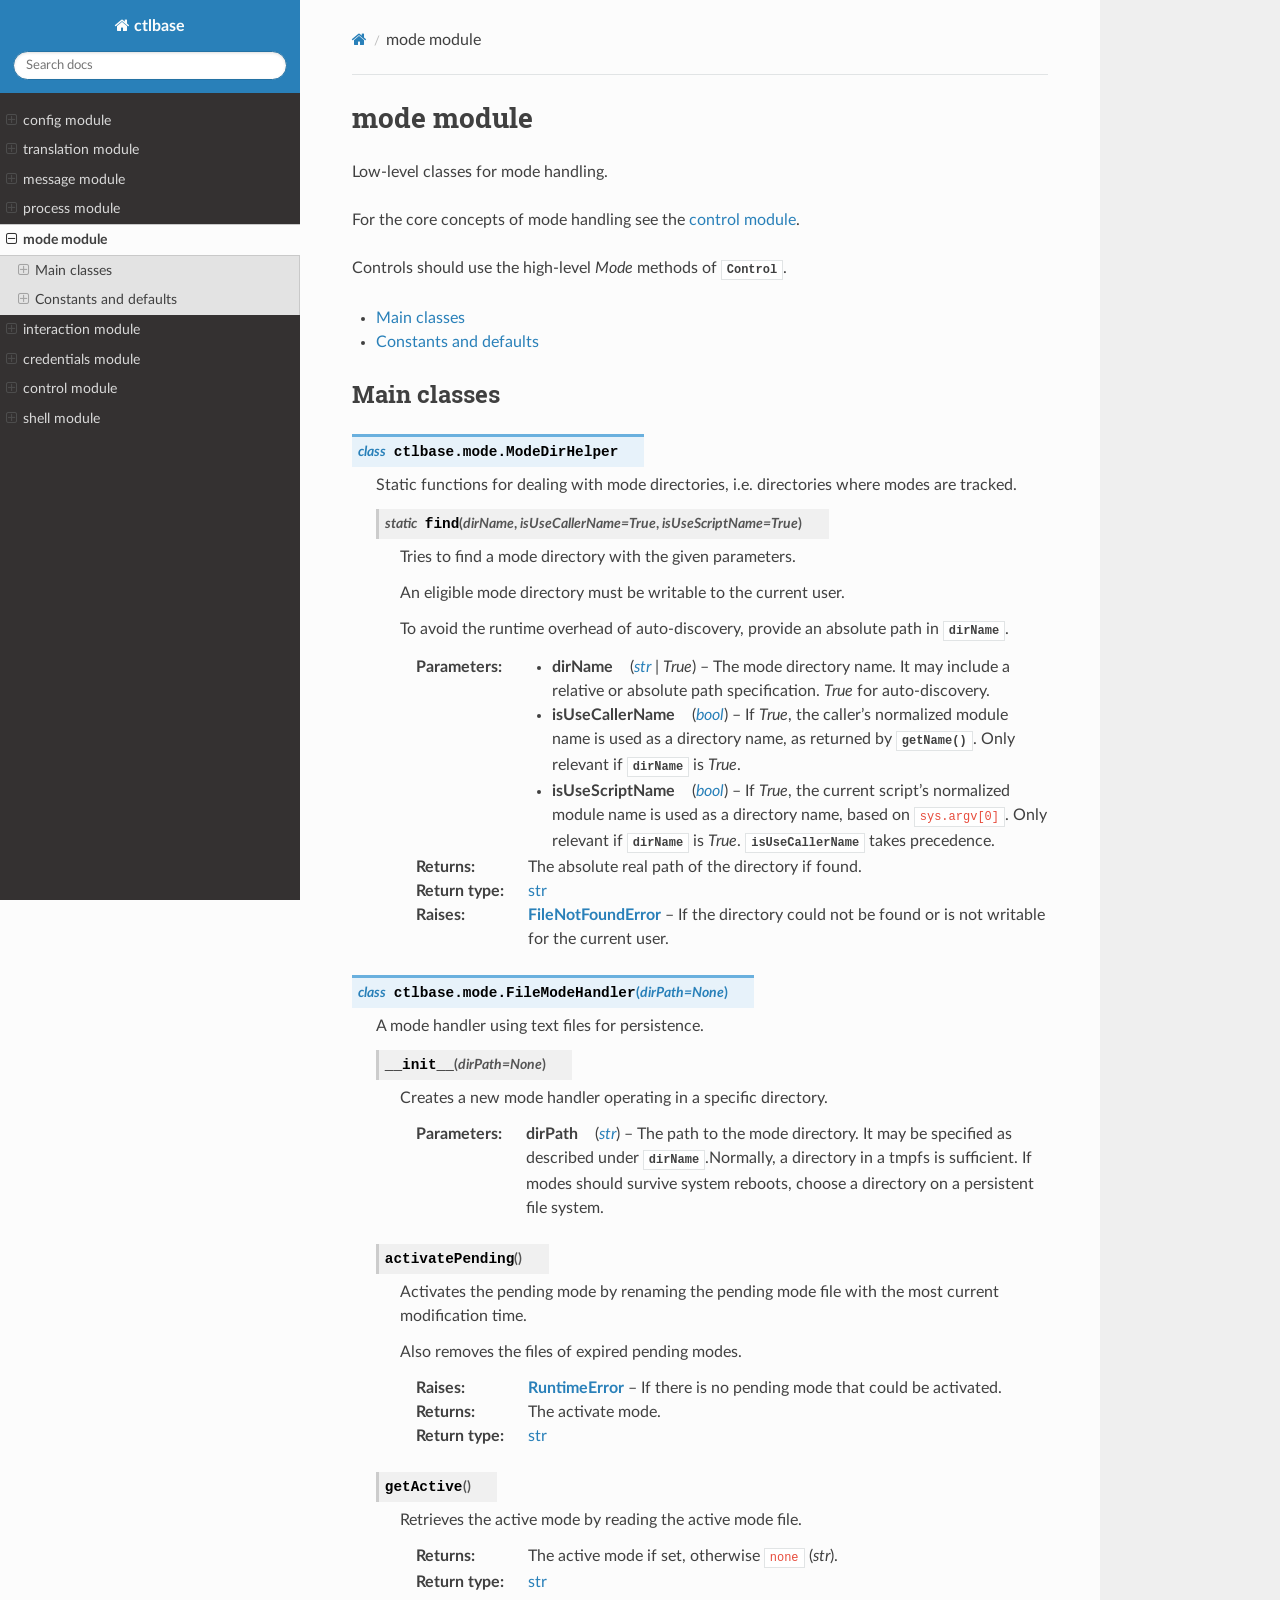
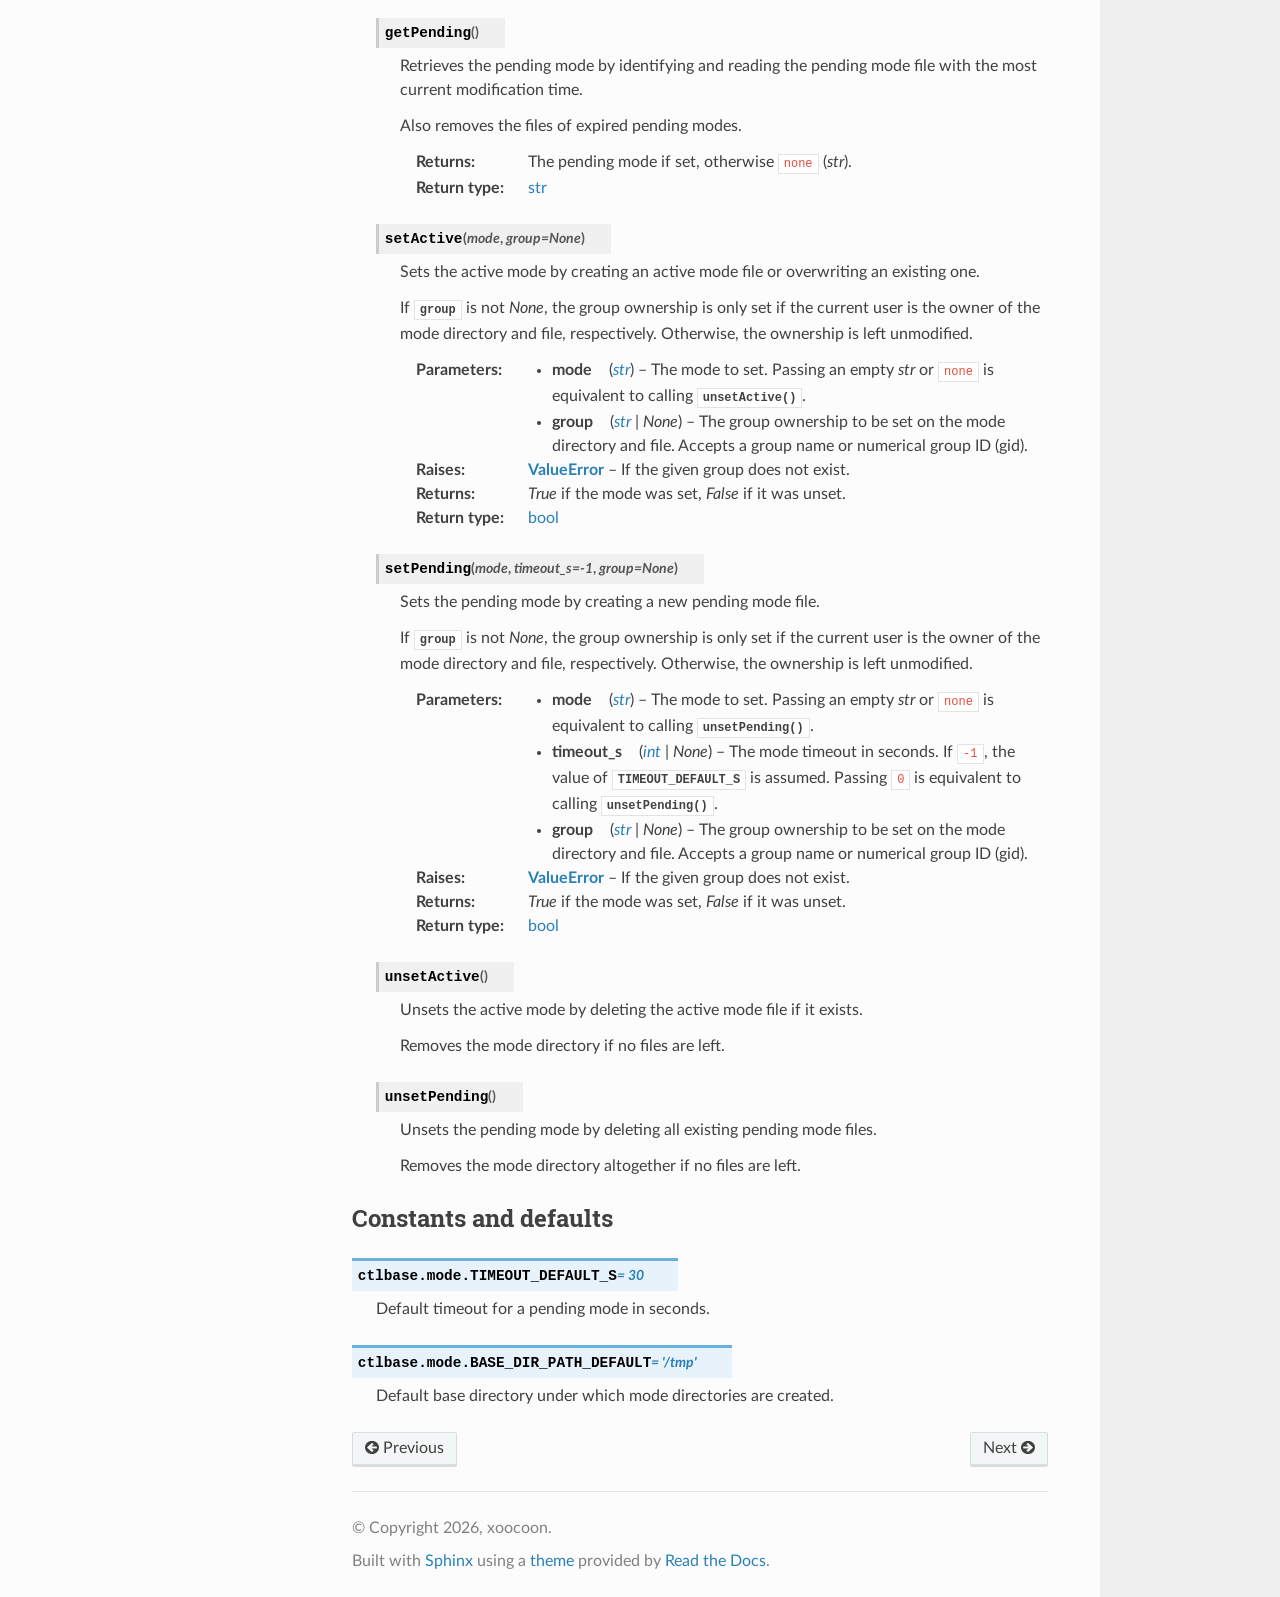
<file: docs/html/mode.html>
<!DOCTYPE html>
<html class="writer-html5" lang="en" data-content_root="./">
<head>
  <meta charset="utf-8" /><meta name="viewport" content="width=device-width, initial-scale=1" />

  <meta name="viewport" content="width=device-width, initial-scale=1.0" />
  <title>mode module &mdash; ctlbase 1.0a3 documentation</title>
      <link rel="stylesheet" type="text/css" href="_static/pygments.css?v=b86133f3" />
      <link rel="stylesheet" type="text/css" href="_static/css/theme.css?v=9edc463e" />
      <link rel="stylesheet" type="text/css" href="_static/sphinx_paramlinks.css" />

  
      <script src="_static/jquery.js?v=5d32c60e"></script>
      <script src="_static/_sphinx_javascript_frameworks_compat.js?v=2cd50e6c"></script>
      <script src="_static/documentation_options.js?v=a35e1e6e"></script>
      <script src="_static/doctools.js?v=9a2dae69"></script>
      <script src="_static/sphinx_highlight.js?v=dc90522c"></script>
    <script src="_static/js/theme.js"></script>
    <link rel="index" title="Index" href="genindex.html" />
    <link rel="search" title="Search" href="search.html" />
    <link rel="next" title="interaction module" href="interaction.html" />
    <link rel="prev" title="process module" href="process.html" /> 
</head>

<body class="wy-body-for-nav"> 
  <div class="wy-grid-for-nav">
    <nav data-toggle="wy-nav-shift" class="wy-nav-side">
      <div class="wy-side-scroll">
        <div class="wy-side-nav-search" >

          
          
          <a href="index.html" class="icon icon-home">
            ctlbase
          </a>
<div role="search">
  <form id="rtd-search-form" class="wy-form" action="search.html" method="get">
    <input type="text" name="q" placeholder="Search docs" aria-label="Search docs" />
    <input type="hidden" name="check_keywords" value="yes" />
    <input type="hidden" name="area" value="default" />
  </form>
</div>
        </div><div class="wy-menu wy-menu-vertical" data-spy="affix" role="navigation" aria-label="Navigation menu">
              <ul class="current">
<li class="toctree-l1"><a class="reference internal" href="config.html">config module</a><ul>
<li class="toctree-l2"><a class="reference internal" href="config.html#main-classes">Main classes</a><ul>
<li class="toctree-l3"><a class="reference internal" href="config.html#ctlbase.config.CallerInspector"><code class="docutils literal notranslate"><span class="pre">CallerInspector</span></code></a><ul>
<li class="toctree-l4"><a class="reference internal" href="config.html#ctlbase.config.CallerInspector.__init__"><code class="docutils literal notranslate"><span class="pre">CallerInspector.__init__()</span></code></a></li>
<li class="toctree-l4"><a class="reference internal" href="config.html#ctlbase.config.CallerInspector.getName"><code class="docutils literal notranslate"><span class="pre">CallerInspector.getName()</span></code></a></li>
<li class="toctree-l4"><a class="reference internal" href="config.html#ctlbase.config.CallerInspector.getPath"><code class="docutils literal notranslate"><span class="pre">CallerInspector.getPath()</span></code></a></li>
</ul>
</li>
<li class="toctree-l3"><a class="reference internal" href="config.html#ctlbase.config.FileHelper"><code class="docutils literal notranslate"><span class="pre">FileHelper</span></code></a><ul>
<li class="toctree-l4"><a class="reference internal" href="config.html#ctlbase.config.FileHelper.Type"><code class="docutils literal notranslate"><span class="pre">FileHelper.Type</span></code></a></li>
<li class="toctree-l4"><a class="reference internal" href="config.html#ctlbase.config.FileHelper.find"><code class="docutils literal notranslate"><span class="pre">FileHelper.find()</span></code></a></li>
<li class="toctree-l4"><a class="reference internal" href="config.html#ctlbase.config.FileHelper.findBinary"><code class="docutils literal notranslate"><span class="pre">FileHelper.findBinary()</span></code></a></li>
<li class="toctree-l4"><a class="reference internal" href="config.html#ctlbase.config.FileHelper.findConfig"><code class="docutils literal notranslate"><span class="pre">FileHelper.findConfig()</span></code></a></li>
<li class="toctree-l4"><a class="reference internal" href="config.html#ctlbase.config.FileHelper.findTranslation"><code class="docutils literal notranslate"><span class="pre">FileHelper.findTranslation()</span></code></a></li>
<li class="toctree-l4"><a class="reference internal" href="config.html#ctlbase.config.FileHelper.BIN_LOCATIONS"><code class="docutils literal notranslate"><span class="pre">FileHelper.BIN_LOCATIONS</span></code></a></li>
<li class="toctree-l4"><a class="reference internal" href="config.html#ctlbase.config.FileHelper.CONFIG_LOCATIONS"><code class="docutils literal notranslate"><span class="pre">FileHelper.CONFIG_LOCATIONS</span></code></a></li>
<li class="toctree-l4"><a class="reference internal" href="config.html#ctlbase.config.FileHelper.TRANSLATION_LOCATIONS"><code class="docutils literal notranslate"><span class="pre">FileHelper.TRANSLATION_LOCATIONS</span></code></a></li>
</ul>
</li>
<li class="toctree-l3"><a class="reference internal" href="config.html#ctlbase.config.BashHelper"><code class="docutils literal notranslate"><span class="pre">BashHelper</span></code></a><ul>
<li class="toctree-l4"><a class="reference internal" href="config.html#ctlbase.config.BashHelper.Array"><code class="docutils literal notranslate"><span class="pre">BashHelper.Array</span></code></a></li>
<li class="toctree-l4"><a class="reference internal" href="config.html#ctlbase.config.BashHelper.Scalar"><code class="docutils literal notranslate"><span class="pre">BashHelper.Scalar</span></code></a></li>
<li class="toctree-l4"><a class="reference internal" href="config.html#ctlbase.config.BashHelper.parseConfig"><code class="docutils literal notranslate"><span class="pre">BashHelper.parseConfig()</span></code></a></li>
</ul>
</li>
</ul>
</li>
<li class="toctree-l2"><a class="reference internal" href="config.html#constants-and-defaults">Constants and defaults</a><ul>
<li class="toctree-l3"><a class="reference internal" href="config.html#ctlbase.config.Caller"><code class="docutils literal notranslate"><span class="pre">Caller</span></code></a></li>
<li class="toctree-l3"><a class="reference internal" href="config.html#ctlbase.config.TRUE_VALUE_PATTERN"><code class="docutils literal notranslate"><span class="pre">TRUE_VALUE_PATTERN</span></code></a></li>
<li class="toctree-l3"><a class="reference internal" href="config.html#ctlbase.config.FALSE_VALUE_PATTERN"><code class="docutils literal notranslate"><span class="pre">FALSE_VALUE_PATTERN</span></code></a></li>
</ul>
</li>
</ul>
</li>
<li class="toctree-l1"><a class="reference internal" href="translation.html">translation module</a><ul>
<li class="toctree-l2"><a class="reference internal" href="translation.html#main-classes">Main classes</a><ul>
<li class="toctree-l3"><a class="reference internal" href="translation.html#ctlbase.translation.TranslationManager"><code class="docutils literal notranslate"><span class="pre">TranslationManager</span></code></a><ul>
<li class="toctree-l4"><a class="reference internal" href="translation.html#ctlbase.translation.TranslationManager.__init__"><code class="docutils literal notranslate"><span class="pre">TranslationManager.__init__()</span></code></a></li>
<li class="toctree-l4"><a class="reference internal" href="translation.html#ctlbase.translation.TranslationManager.changeLanguage"><code class="docutils literal notranslate"><span class="pre">TranslationManager.changeLanguage()</span></code></a></li>
<li class="toctree-l4"><a class="reference internal" href="translation.html#ctlbase.translation.TranslationManager.loadLanguages"><code class="docutils literal notranslate"><span class="pre">TranslationManager.loadLanguages()</span></code></a></li>
<li class="toctree-l4"><a class="reference internal" href="translation.html#ctlbase.translation.TranslationManager.translate"><code class="docutils literal notranslate"><span class="pre">TranslationManager.translate()</span></code></a></li>
<li class="toctree-l4"><a class="reference internal" href="translation.html#ctlbase.translation.TranslationManager.language"><code class="docutils literal notranslate"><span class="pre">TranslationManager.language</span></code></a></li>
</ul>
</li>
</ul>
</li>
<li class="toctree-l2"><a class="reference internal" href="translation.html#constants-and-defaults">Constants and defaults</a><ul>
<li class="toctree-l3"><a class="reference internal" href="translation.html#ctlbase.translation.Translation"><code class="docutils literal notranslate"><span class="pre">Translation</span></code></a></li>
</ul>
</li>
</ul>
</li>
<li class="toctree-l1"><a class="reference internal" href="message.html">message module</a><ul>
<li class="toctree-l2"><a class="reference internal" href="message.html#main-classes">Main classes</a><ul>
<li class="toctree-l3"><a class="reference internal" href="message.html#ctlbase.message.Message"><code class="docutils literal notranslate"><span class="pre">Message</span></code></a><ul>
<li class="toctree-l4"><a class="reference internal" href="message.html#ctlbase.message.Message.__eq__"><code class="docutils literal notranslate"><span class="pre">Message.__eq__()</span></code></a></li>
<li class="toctree-l4"><a class="reference internal" href="message.html#ctlbase.message.Message.__init__"><code class="docutils literal notranslate"><span class="pre">Message.__init__()</span></code></a></li>
<li class="toctree-l4"><a class="reference internal" href="message.html#ctlbase.message.Message.fromDict"><code class="docutils literal notranslate"><span class="pre">Message.fromDict()</span></code></a></li>
<li class="toctree-l4"><a class="reference internal" href="message.html#ctlbase.message.Message.fromJson"><code class="docutils literal notranslate"><span class="pre">Message.fromJson()</span></code></a></li>
<li class="toctree-l4"><a class="reference internal" href="message.html#ctlbase.message.Message.getTextLngs"><code class="docutils literal notranslate"><span class="pre">Message.getTextLngs()</span></code></a></li>
<li class="toctree-l4"><a class="reference internal" href="message.html#ctlbase.message.Message.toColoredText"><code class="docutils literal notranslate"><span class="pre">Message.toColoredText()</span></code></a></li>
<li class="toctree-l4"><a class="reference internal" href="message.html#ctlbase.message.Message.toJson"><code class="docutils literal notranslate"><span class="pre">Message.toJson()</span></code></a></li>
<li class="toctree-l4"><a class="reference internal" href="message.html#ctlbase.message.Message.toText"><code class="docutils literal notranslate"><span class="pre">Message.toText()</span></code></a></li>
<li class="toctree-l4"><a class="reference internal" href="message.html#ctlbase.message.Message.arguments"><code class="docutils literal notranslate"><span class="pre">Message.arguments</span></code></a></li>
<li class="toctree-l4"><a class="reference internal" href="message.html#ctlbase.message.Message.correlationId"><code class="docutils literal notranslate"><span class="pre">Message.correlationId</span></code></a></li>
<li class="toctree-l4"><a class="reference internal" href="message.html#ctlbase.message.Message.key"><code class="docutils literal notranslate"><span class="pre">Message.key</span></code></a></li>
<li class="toctree-l4"><a class="reference internal" href="message.html#ctlbase.message.Message.ns"><code class="docutils literal notranslate"><span class="pre">Message.ns</span></code></a></li>
<li class="toctree-l4"><a class="reference internal" href="message.html#ctlbase.message.Message.severity"><code class="docutils literal notranslate"><span class="pre">Message.severity</span></code></a></li>
<li class="toctree-l4"><a class="reference internal" href="message.html#ctlbase.message.Message.textEn"><code class="docutils literal notranslate"><span class="pre">Message.textEn</span></code></a></li>
<li class="toctree-l4"><a class="reference internal" href="message.html#ctlbase.message.Message.timestamp_iso"><code class="docutils literal notranslate"><span class="pre">Message.timestamp_iso</span></code></a></li>
</ul>
</li>
<li class="toctree-l3"><a class="reference internal" href="message.html#ctlbase.message.ErrorMessage"><code class="docutils literal notranslate"><span class="pre">ErrorMessage</span></code></a><ul>
<li class="toctree-l4"><a class="reference internal" href="message.html#ctlbase.message.ErrorMessage.__init__"><code class="docutils literal notranslate"><span class="pre">ErrorMessage.__init__()</span></code></a></li>
<li class="toctree-l4"><a class="reference internal" href="message.html#ctlbase.message.ErrorMessage.exitCode"><code class="docutils literal notranslate"><span class="pre">ErrorMessage.exitCode</span></code></a></li>
</ul>
</li>
<li class="toctree-l3"><a class="reference internal" href="message.html#ctlbase.message.MessageBuffer"><code class="docutils literal notranslate"><span class="pre">MessageBuffer</span></code></a><ul>
<li class="toctree-l4"><a class="reference internal" href="message.html#ctlbase.message.MessageBuffer.__init__"><code class="docutils literal notranslate"><span class="pre">MessageBuffer.__init__()</span></code></a></li>
<li class="toctree-l4"><a class="reference internal" href="message.html#ctlbase.message.MessageBuffer.addTranslations"><code class="docutils literal notranslate"><span class="pre">MessageBuffer.addTranslations()</span></code></a></li>
<li class="toctree-l4"><a class="reference internal" href="message.html#ctlbase.message.MessageBuffer.append"><code class="docutils literal notranslate"><span class="pre">MessageBuffer.append()</span></code></a></li>
<li class="toctree-l4"><a class="reference internal" href="message.html#ctlbase.message.MessageBuffer.appendBuffer"><code class="docutils literal notranslate"><span class="pre">MessageBuffer.appendBuffer()</span></code></a></li>
<li class="toctree-l4"><a class="reference internal" href="message.html#ctlbase.message.MessageBuffer.appendJson"><code class="docutils literal notranslate"><span class="pre">MessageBuffer.appendJson()</span></code></a></li>
<li class="toctree-l4"><a class="reference internal" href="message.html#ctlbase.message.MessageBuffer.clear"><code class="docutils literal notranslate"><span class="pre">MessageBuffer.clear()</span></code></a></li>
<li class="toctree-l4"><a class="reference internal" href="message.html#ctlbase.message.MessageBuffer.getExitCode"><code class="docutils literal notranslate"><span class="pre">MessageBuffer.getExitCode()</span></code></a></li>
<li class="toctree-l4"><a class="reference internal" href="message.html#ctlbase.message.MessageBuffer.getJson"><code class="docutils literal notranslate"><span class="pre">MessageBuffer.getJson()</span></code></a></li>
<li class="toctree-l4"><a class="reference internal" href="message.html#ctlbase.message.MessageBuffer.getList"><code class="docutils literal notranslate"><span class="pre">MessageBuffer.getList()</span></code></a></li>
<li class="toctree-l4"><a class="reference internal" href="message.html#ctlbase.message.MessageBuffer.getText"><code class="docutils literal notranslate"><span class="pre">MessageBuffer.getText()</span></code></a></li>
<li class="toctree-l4"><a class="reference internal" href="message.html#ctlbase.message.MessageBuffer.hasKey"><code class="docutils literal notranslate"><span class="pre">MessageBuffer.hasKey()</span></code></a></li>
<li class="toctree-l4"><a class="reference internal" href="message.html#ctlbase.message.MessageBuffer.hasSeverity"><code class="docutils literal notranslate"><span class="pre">MessageBuffer.hasSeverity()</span></code></a></li>
<li class="toctree-l4"><a class="reference internal" href="message.html#ctlbase.message.MessageBuffer.printText"><code class="docutils literal notranslate"><span class="pre">MessageBuffer.printText()</span></code></a></li>
<li class="toctree-l4"><a class="reference internal" href="message.html#ctlbase.message.MessageBuffer.isColoringDefault"><code class="docutils literal notranslate"><span class="pre">MessageBuffer.isColoringDefault</span></code></a></li>
<li class="toctree-l4"><a class="reference internal" href="message.html#ctlbase.message.MessageBuffer.lngDefault"><code class="docutils literal notranslate"><span class="pre">MessageBuffer.lngDefault</span></code></a></li>
<li class="toctree-l4"><a class="reference internal" href="message.html#ctlbase.message.MessageBuffer.nsDefault"><code class="docutils literal notranslate"><span class="pre">MessageBuffer.nsDefault</span></code></a></li>
</ul>
</li>
<li class="toctree-l3"><a class="reference internal" href="message.html#ctlbase.message.LoggingMessageBuffer"><code class="docutils literal notranslate"><span class="pre">LoggingMessageBuffer</span></code></a><ul>
<li class="toctree-l4"><a class="reference internal" href="message.html#ctlbase.message.LoggingMessageBuffer.__init__"><code class="docutils literal notranslate"><span class="pre">LoggingMessageBuffer.__init__()</span></code></a></li>
<li class="toctree-l4"><a class="reference internal" href="message.html#ctlbase.message.LoggingMessageBuffer.append"><code class="docutils literal notranslate"><span class="pre">LoggingMessageBuffer.append()</span></code></a></li>
<li class="toctree-l4"><a class="reference internal" href="message.html#ctlbase.message.LoggingMessageBuffer.close"><code class="docutils literal notranslate"><span class="pre">LoggingMessageBuffer.close()</span></code></a></li>
<li class="toctree-l4"><a class="reference internal" href="message.html#ctlbase.message.LoggingMessageBuffer.openLog"><code class="docutils literal notranslate"><span class="pre">LoggingMessageBuffer.openLog()</span></code></a></li>
<li class="toctree-l4"><a class="reference internal" href="message.html#ctlbase.message.LoggingMessageBuffer.firstColumnFormatStr"><code class="docutils literal notranslate"><span class="pre">LoggingMessageBuffer.firstColumnFormatStr</span></code></a></li>
<li class="toctree-l4"><a class="reference internal" href="message.html#ctlbase.message.LoggingMessageBuffer.isLogImmediately"><code class="docutils literal notranslate"><span class="pre">LoggingMessageBuffer.isLogImmediately</span></code></a></li>
<li class="toctree-l4"><a class="reference internal" href="message.html#ctlbase.message.LoggingMessageBuffer.isLogToConsole"><code class="docutils literal notranslate"><span class="pre">LoggingMessageBuffer.isLogToConsole</span></code></a></li>
<li class="toctree-l4"><a class="reference internal" href="message.html#ctlbase.message.LoggingMessageBuffer.logPath"><code class="docutils literal notranslate"><span class="pre">LoggingMessageBuffer.logPath</span></code></a></li>
</ul>
</li>
<li class="toctree-l3"><a class="reference internal" href="message.html#ctlbase.message.MessageIterator"><code class="docutils literal notranslate"><span class="pre">MessageIterator</span></code></a><ul>
<li class="toctree-l4"><a class="reference internal" href="message.html#ctlbase.message.MessageIterator.Format"><code class="docutils literal notranslate"><span class="pre">MessageIterator.Format</span></code></a></li>
<li class="toctree-l4"><a class="reference internal" href="message.html#ctlbase.message.MessageIterator.__init__"><code class="docutils literal notranslate"><span class="pre">MessageIterator.__init__()</span></code></a></li>
</ul>
</li>
</ul>
</li>
<li class="toctree-l2"><a class="reference internal" href="message.html#constants-and-defaults">Constants and defaults</a><ul>
<li class="toctree-l3"><a class="reference internal" href="message.html#ctlbase.message.Severity"><code class="docutils literal notranslate"><span class="pre">Severity</span></code></a><ul>
<li class="toctree-l4"><a class="reference internal" href="message.html#ctlbase.message.Severity.DEBUG"><code class="docutils literal notranslate"><span class="pre">Severity.DEBUG</span></code></a></li>
<li class="toctree-l4"><a class="reference internal" href="message.html#ctlbase.message.Severity.ERROR"><code class="docutils literal notranslate"><span class="pre">Severity.ERROR</span></code></a></li>
<li class="toctree-l4"><a class="reference internal" href="message.html#ctlbase.message.Severity.NORMAL"><code class="docutils literal notranslate"><span class="pre">Severity.NORMAL</span></code></a></li>
<li class="toctree-l4"><a class="reference internal" href="message.html#ctlbase.message.Severity.SUCCESS"><code class="docutils literal notranslate"><span class="pre">Severity.SUCCESS</span></code></a></li>
<li class="toctree-l4"><a class="reference internal" href="message.html#ctlbase.message.Severity.VERBOSE"><code class="docutils literal notranslate"><span class="pre">Severity.VERBOSE</span></code></a></li>
<li class="toctree-l4"><a class="reference internal" href="message.html#ctlbase.message.Severity.WARNING"><code class="docutils literal notranslate"><span class="pre">Severity.WARNING</span></code></a></li>
</ul>
</li>
<li class="toctree-l3"><a class="reference internal" href="message.html#ctlbase.message.SEVERITY_FILTER_DEFAULT"><code class="docutils literal notranslate"><span class="pre">SEVERITY_FILTER_DEFAULT</span></code></a></li>
<li class="toctree-l3"><a class="reference internal" href="message.html#ctlbase.message.COLOR_PRINT_ENVKEY"><code class="docutils literal notranslate"><span class="pre">COLOR_PRINT_ENVKEY</span></code></a></li>
</ul>
</li>
</ul>
</li>
<li class="toctree-l1"><a class="reference internal" href="process.html">process module</a><ul>
<li class="toctree-l2"><a class="reference internal" href="process.html#main-classes">Main classes</a><ul>
<li class="toctree-l3"><a class="reference internal" href="process.html#ctlbase.process.LoopBase"><code class="docutils literal notranslate"><span class="pre">LoopBase</span></code></a></li>
<li class="toctree-l3"><a class="reference internal" href="process.html#ctlbase.process.SyncMixin"><code class="docutils literal notranslate"><span class="pre">SyncMixin</span></code></a><ul>
<li class="toctree-l4"><a class="reference internal" href="process.html#ctlbase.process.SyncMixin.syncify"><code class="docutils literal notranslate"><span class="pre">SyncMixin.syncify()</span></code></a></li>
</ul>
</li>
<li class="toctree-l3"><a class="reference internal" href="process.html#ctlbase.process.TaskMonitor"><code class="docutils literal notranslate"><span class="pre">TaskMonitor</span></code></a><ul>
<li class="toctree-l4"><a class="reference internal" href="process.html#ctlbase.process.TaskMonitor.__init__"><code class="docutils literal notranslate"><span class="pre">TaskMonitor.__init__()</span></code></a></li>
<li class="toctree-l4"><a class="reference internal" href="process.html#ctlbase.process.TaskMonitor.add"><code class="docutils literal notranslate"><span class="pre">TaskMonitor.add()</span></code></a></li>
<li class="toctree-l4"><a class="reference internal" href="process.html#ctlbase.process.TaskMonitor.cancelTasks"><code class="docutils literal notranslate"><span class="pre">TaskMonitor.cancelTasks()</span></code></a></li>
<li class="toctree-l4"><a class="reference internal" href="process.html#ctlbase.process.TaskMonitor.cancelTasksInLoop"><code class="docutils literal notranslate"><span class="pre">TaskMonitor.cancelTasksInLoop()</span></code></a></li>
<li class="toctree-l4"><a class="reference internal" href="process.html#ctlbase.process.TaskMonitor.remove"><code class="docutils literal notranslate"><span class="pre">TaskMonitor.remove()</span></code></a></li>
<li class="toctree-l4"><a class="reference internal" href="process.html#ctlbase.process.TaskMonitor.start"><code class="docutils literal notranslate"><span class="pre">TaskMonitor.start()</span></code></a></li>
<li class="toctree-l4"><a class="reference internal" href="process.html#ctlbase.process.TaskMonitor.stop"><code class="docutils literal notranslate"><span class="pre">TaskMonitor.stop()</span></code></a></li>
<li class="toctree-l4"><a class="reference internal" href="process.html#ctlbase.process.TaskMonitor.loop"><code class="docutils literal notranslate"><span class="pre">TaskMonitor.loop</span></code></a></li>
<li class="toctree-l4"><a class="reference internal" href="process.html#ctlbase.process.TaskMonitor.taskCheckingInterval_ms"><code class="docutils literal notranslate"><span class="pre">TaskMonitor.taskCheckingInterval_ms</span></code></a></li>
</ul>
</li>
<li class="toctree-l3"><a class="reference internal" href="process.html#ctlbase.process.CommandExecutor"><code class="docutils literal notranslate"><span class="pre">CommandExecutor</span></code></a><ul>
<li class="toctree-l4"><a class="reference internal" href="process.html#ctlbase.process.CommandExecutor.SynchronousError"><code class="docutils literal notranslate"><span class="pre">CommandExecutor.SynchronousError</span></code></a></li>
<li class="toctree-l4"><a class="reference internal" href="process.html#ctlbase.process.CommandExecutor.__init__"><code class="docutils literal notranslate"><span class="pre">CommandExecutor.__init__()</span></code></a></li>
<li class="toctree-l4"><a class="reference internal" href="process.html#ctlbase.process.CommandExecutor._createProcess"><code class="docutils literal notranslate"><span class="pre">CommandExecutor._createProcess()</span></code></a></li>
<li class="toctree-l4"><a class="reference internal" href="process.html#ctlbase.process.CommandExecutor.executeAsynchronously"><code class="docutils literal notranslate"><span class="pre">CommandExecutor.executeAsynchronously()</span></code></a></li>
<li class="toctree-l4"><a class="reference internal" href="process.html#ctlbase.process.CommandExecutor.executeCommands"><code class="docutils literal notranslate"><span class="pre">CommandExecutor.executeCommands()</span></code></a></li>
<li class="toctree-l4"><a class="reference internal" href="process.html#ctlbase.process.CommandExecutor.executeSynchronously"><code class="docutils literal notranslate"><span class="pre">CommandExecutor.executeSynchronously()</span></code></a></li>
<li class="toctree-l4"><a class="reference internal" href="process.html#ctlbase.process.CommandExecutor.getOutput"><code class="docutils literal notranslate"><span class="pre">CommandExecutor.getOutput()</span></code></a></li>
<li class="toctree-l4"><a class="reference internal" href="process.html#ctlbase.process.CommandExecutor.ON_ERROR_ONLY"><code class="docutils literal notranslate"><span class="pre">CommandExecutor.ON_ERROR_ONLY</span></code></a></li>
<li class="toctree-l4"><a class="reference internal" href="process.html#ctlbase.process.CommandExecutor.ON_SUCCESS_ONLY"><code class="docutils literal notranslate"><span class="pre">CommandExecutor.ON_SUCCESS_ONLY</span></code></a></li>
<li class="toctree-l4"><a class="reference internal" href="process.html#ctlbase.process.CommandExecutor.isSynchronousDefault"><code class="docutils literal notranslate"><span class="pre">CommandExecutor.isSynchronousDefault</span></code></a></li>
</ul>
</li>
</ul>
</li>
<li class="toctree-l2"><a class="reference internal" href="process.html#constants-and-defaults">Constants and defaults</a><ul>
<li class="toctree-l3"><a class="reference internal" href="process.html#ctlbase.process.TASK_CHECKING_INTERVAL_MS_DEFAULT"><code class="docutils literal notranslate"><span class="pre">TASK_CHECKING_INTERVAL_MS_DEFAULT</span></code></a></li>
</ul>
</li>
</ul>
</li>
<li class="toctree-l1 current"><a class="current reference internal" href="#">mode module</a><ul>
<li class="toctree-l2"><a class="reference internal" href="#main-classes">Main classes</a><ul>
<li class="toctree-l3"><a class="reference internal" href="#ctlbase.mode.ModeDirHelper"><code class="docutils literal notranslate"><span class="pre">ModeDirHelper</span></code></a><ul>
<li class="toctree-l4"><a class="reference internal" href="#ctlbase.mode.ModeDirHelper.find"><code class="docutils literal notranslate"><span class="pre">ModeDirHelper.find()</span></code></a></li>
</ul>
</li>
<li class="toctree-l3"><a class="reference internal" href="#ctlbase.mode.FileModeHandler"><code class="docutils literal notranslate"><span class="pre">FileModeHandler</span></code></a><ul>
<li class="toctree-l4"><a class="reference internal" href="#ctlbase.mode.FileModeHandler.__init__"><code class="docutils literal notranslate"><span class="pre">FileModeHandler.__init__()</span></code></a></li>
<li class="toctree-l4"><a class="reference internal" href="#ctlbase.mode.FileModeHandler.activatePending"><code class="docutils literal notranslate"><span class="pre">FileModeHandler.activatePending()</span></code></a></li>
<li class="toctree-l4"><a class="reference internal" href="#ctlbase.mode.FileModeHandler.getActive"><code class="docutils literal notranslate"><span class="pre">FileModeHandler.getActive()</span></code></a></li>
<li class="toctree-l4"><a class="reference internal" href="#ctlbase.mode.FileModeHandler.getPending"><code class="docutils literal notranslate"><span class="pre">FileModeHandler.getPending()</span></code></a></li>
<li class="toctree-l4"><a class="reference internal" href="#ctlbase.mode.FileModeHandler.setActive"><code class="docutils literal notranslate"><span class="pre">FileModeHandler.setActive()</span></code></a></li>
<li class="toctree-l4"><a class="reference internal" href="#ctlbase.mode.FileModeHandler.setPending"><code class="docutils literal notranslate"><span class="pre">FileModeHandler.setPending()</span></code></a></li>
<li class="toctree-l4"><a class="reference internal" href="#ctlbase.mode.FileModeHandler.unsetActive"><code class="docutils literal notranslate"><span class="pre">FileModeHandler.unsetActive()</span></code></a></li>
<li class="toctree-l4"><a class="reference internal" href="#ctlbase.mode.FileModeHandler.unsetPending"><code class="docutils literal notranslate"><span class="pre">FileModeHandler.unsetPending()</span></code></a></li>
</ul>
</li>
</ul>
</li>
<li class="toctree-l2"><a class="reference internal" href="#constants-and-defaults">Constants and defaults</a><ul>
<li class="toctree-l3"><a class="reference internal" href="#ctlbase.mode.TIMEOUT_DEFAULT_S"><code class="docutils literal notranslate"><span class="pre">TIMEOUT_DEFAULT_S</span></code></a></li>
<li class="toctree-l3"><a class="reference internal" href="#ctlbase.mode.BASE_DIR_PATH_DEFAULT"><code class="docutils literal notranslate"><span class="pre">BASE_DIR_PATH_DEFAULT</span></code></a></li>
</ul>
</li>
</ul>
</li>
<li class="toctree-l1"><a class="reference internal" href="interaction.html">interaction module</a><ul>
<li class="toctree-l2"><a class="reference internal" href="interaction.html#main-classes">Main classes</a><ul>
<li class="toctree-l3"><a class="reference internal" href="interaction.html#ctlbase.interaction.InteractionManager"><code class="docutils literal notranslate"><span class="pre">InteractionManager</span></code></a><ul>
<li class="toctree-l4"><a class="reference internal" href="interaction.html#ctlbase.interaction.InteractionManager.__init__"><code class="docutils literal notranslate"><span class="pre">InteractionManager.__init__()</span></code></a></li>
<li class="toctree-l4"><a class="reference internal" href="interaction.html#ctlbase.interaction.InteractionManager.promptForCredential"><code class="docutils literal notranslate"><span class="pre">InteractionManager.promptForCredential()</span></code></a></li>
<li class="toctree-l4"><a class="reference internal" href="interaction.html#ctlbase.interaction.InteractionManager.isColoringDefault"><code class="docutils literal notranslate"><span class="pre">InteractionManager.isColoringDefault</span></code></a></li>
</ul>
</li>
</ul>
</li>
<li class="toctree-l2"><a class="reference internal" href="interaction.html#constants-and-defaults">Constants and defaults</a><ul>
<li class="toctree-l3"><a class="reference internal" href="interaction.html#ctlbase.interaction.COLOR_PRINT_ENVKEY"><code class="docutils literal notranslate"><span class="pre">COLOR_PRINT_ENVKEY</span></code></a></li>
<li class="toctree-l3"><a class="reference internal" href="interaction.html#ctlbase.interaction.Interaction"><code class="docutils literal notranslate"><span class="pre">Interaction</span></code></a></li>
</ul>
</li>
</ul>
</li>
<li class="toctree-l1"><a class="reference internal" href="credentials.html">credentials module</a><ul>
<li class="toctree-l2"><a class="reference internal" href="credentials.html#main-classes">Main classes</a><ul>
<li class="toctree-l3"><a class="reference internal" href="credentials.html#ctlbase.credentials.CredentialReader"><code class="docutils literal notranslate"><span class="pre">CredentialReader</span></code></a><ul>
<li class="toctree-l4"><a class="reference internal" href="credentials.html#ctlbase.credentials.CredentialReader.__init__"><code class="docutils literal notranslate"><span class="pre">CredentialReader.__init__()</span></code></a></li>
</ul>
</li>
<li class="toctree-l3"><a class="reference internal" href="credentials.html#ctlbase.credentials.KeyringReader"><code class="docutils literal notranslate"><span class="pre">KeyringReader</span></code></a><ul>
<li class="toctree-l4"><a class="reference internal" href="credentials.html#ctlbase.credentials.KeyringReader.__init__"><code class="docutils literal notranslate"><span class="pre">KeyringReader.__init__()</span></code></a></li>
</ul>
</li>
<li class="toctree-l3"><a class="reference internal" href="credentials.html#ctlbase.credentials.Tpm2Reader"><code class="docutils literal notranslate"><span class="pre">Tpm2Reader</span></code></a><ul>
<li class="toctree-l4"><a class="reference internal" href="credentials.html#ctlbase.credentials.Tpm2Reader.__init__"><code class="docutils literal notranslate"><span class="pre">Tpm2Reader.__init__()</span></code></a></li>
<li class="toctree-l4"><a class="reference internal" href="credentials.html#ctlbase.credentials.Tpm2Reader.PCR_AUTH_DEFAULT"><code class="docutils literal notranslate"><span class="pre">Tpm2Reader.PCR_AUTH_DEFAULT</span></code></a></li>
</ul>
</li>
<li class="toctree-l3"><a class="reference internal" href="credentials.html#ctlbase.credentials.FileReader"><code class="docutils literal notranslate"><span class="pre">FileReader</span></code></a><ul>
<li class="toctree-l4"><a class="reference internal" href="credentials.html#ctlbase.credentials.FileReader.__init__"><code class="docutils literal notranslate"><span class="pre">FileReader.__init__()</span></code></a></li>
</ul>
</li>
<li class="toctree-l3"><a class="reference internal" href="credentials.html#ctlbase.credentials.PromptReader"><code class="docutils literal notranslate"><span class="pre">PromptReader</span></code></a><ul>
<li class="toctree-l4"><a class="reference internal" href="credentials.html#ctlbase.credentials.PromptReader.__init__"><code class="docutils literal notranslate"><span class="pre">PromptReader.__init__()</span></code></a></li>
</ul>
</li>
<li class="toctree-l3"><a class="reference internal" href="credentials.html#ctlbase.credentials.BaseReader"><code class="docutils literal notranslate"><span class="pre">BaseReader</span></code></a><ul>
<li class="toctree-l4"><a class="reference internal" href="credentials.html#ctlbase.credentials.BaseReader.__init__"><code class="docutils literal notranslate"><span class="pre">BaseReader.__init__()</span></code></a></li>
<li class="toctree-l4"><a class="reference internal" href="credentials.html#ctlbase.credentials.BaseReader._readCredential"><code class="docutils literal notranslate"><span class="pre">BaseReader._readCredential()</span></code></a></li>
<li class="toctree-l4"><a class="reference internal" href="credentials.html#ctlbase.credentials.BaseReader.readCredential"><code class="docutils literal notranslate"><span class="pre">BaseReader.readCredential()</span></code></a></li>
<li class="toctree-l4"><a class="reference internal" href="credentials.html#ctlbase.credentials.BaseReader.credentialKeys"><code class="docutils literal notranslate"><span class="pre">BaseReader.credentialKeys</span></code></a></li>
</ul>
</li>
<li class="toctree-l3"><a class="reference internal" href="credentials.html#ctlbase.credentials.TemporaryCredentials"><code class="docutils literal notranslate"><span class="pre">TemporaryCredentials</span></code></a><ul>
<li class="toctree-l4"><a class="reference internal" href="credentials.html#ctlbase.credentials.TemporaryCredentials.Format"><code class="docutils literal notranslate"><span class="pre">TemporaryCredentials.Format</span></code></a></li>
<li class="toctree-l4"><a class="reference internal" href="credentials.html#ctlbase.credentials.TemporaryCredentials.__init__"><code class="docutils literal notranslate"><span class="pre">TemporaryCredentials.__init__()</span></code></a></li>
<li class="toctree-l4"><a class="reference internal" href="credentials.html#ctlbase.credentials.TemporaryCredentials.deleteCredential"><code class="docutils literal notranslate"><span class="pre">TemporaryCredentials.deleteCredential()</span></code></a></li>
<li class="toctree-l4"><a class="reference internal" href="credentials.html#ctlbase.credentials.TemporaryCredentials.delete"><code class="docutils literal notranslate"><span class="pre">TemporaryCredentials.delete</span></code></a></li>
<li class="toctree-l4"><a class="reference internal" href="credentials.html#ctlbase.credentials.TemporaryCredentials.format"><code class="docutils literal notranslate"><span class="pre">TemporaryCredentials.format</span></code></a></li>
<li class="toctree-l4"><a class="reference internal" href="credentials.html#ctlbase.credentials.TemporaryCredentials.mayPrompt"><code class="docutils literal notranslate"><span class="pre">TemporaryCredentials.mayPrompt</span></code></a></li>
<li class="toctree-l4"><a class="reference internal" href="credentials.html#ctlbase.credentials.TemporaryCredentials.mountpoint"><code class="docutils literal notranslate"><span class="pre">TemporaryCredentials.mountpoint</span></code></a></li>
<li class="toctree-l4"><a class="reference internal" href="credentials.html#ctlbase.credentials.TemporaryCredentials.namedTemp"><code class="docutils literal notranslate"><span class="pre">TemporaryCredentials.namedTemp</span></code></a></li>
<li class="toctree-l4"><a class="reference internal" href="credentials.html#ctlbase.credentials.TemporaryCredentials.path"><code class="docutils literal notranslate"><span class="pre">TemporaryCredentials.path</span></code></a></li>
<li class="toctree-l4"><a class="reference internal" href="credentials.html#ctlbase.credentials.TemporaryCredentials.purpose"><code class="docutils literal notranslate"><span class="pre">TemporaryCredentials.purpose</span></code></a></li>
</ul>
</li>
</ul>
</li>
<li class="toctree-l2"><a class="reference internal" href="credentials.html#constants-and-defaults">Constants and defaults</a><ul>
<li class="toctree-l3"><a class="reference internal" href="credentials.html#ctlbase.credentials.CredentialKey"><code class="docutils literal notranslate"><span class="pre">CredentialKey</span></code></a><ul>
<li class="toctree-l4"><a class="reference internal" href="credentials.html#ctlbase.credentials.CredentialKey.CRYPTOPHRASE"><code class="docutils literal notranslate"><span class="pre">CredentialKey.CRYPTOPHRASE</span></code></a></li>
<li class="toctree-l4"><a class="reference internal" href="credentials.html#ctlbase.credentials.CredentialKey.LOGIN"><code class="docutils literal notranslate"><span class="pre">CredentialKey.LOGIN</span></code></a></li>
<li class="toctree-l4"><a class="reference internal" href="credentials.html#ctlbase.credentials.CredentialKey.LOGINNAME"><code class="docutils literal notranslate"><span class="pre">CredentialKey.LOGINNAME</span></code></a></li>
<li class="toctree-l4"><a class="reference internal" href="credentials.html#ctlbase.credentials.CredentialKey.PASSWORD"><code class="docutils literal notranslate"><span class="pre">CredentialKey.PASSWORD</span></code></a></li>
<li class="toctree-l4"><a class="reference internal" href="credentials.html#ctlbase.credentials.CredentialKey.TOTP"><code class="docutils literal notranslate"><span class="pre">CredentialKey.TOTP</span></code></a></li>
<li class="toctree-l4"><a class="reference internal" href="credentials.html#ctlbase.credentials.CredentialKey.USERNAME"><code class="docutils literal notranslate"><span class="pre">CredentialKey.USERNAME</span></code></a></li>
</ul>
</li>
<li class="toctree-l3"><a class="reference internal" href="credentials.html#ctlbase.credentials.CREDENTIALS_DIRECTORY_DEFAULT"><code class="docutils literal notranslate"><span class="pre">CREDENTIALS_DIRECTORY_DEFAULT</span></code></a></li>
</ul>
</li>
</ul>
</li>
<li class="toctree-l1"><a class="reference internal" href="control.html">control module</a><ul>
<li class="toctree-l2"><a class="reference internal" href="control.html#core-concepts">Core concepts</a><ul>
<li class="toctree-l3"><a class="reference internal" href="control.html#control">control</a></li>
<li class="toctree-l3"><a class="reference internal" href="control.html#action">action</a></li>
<li class="toctree-l3"><a class="reference internal" href="control.html#mode">mode</a></li>
<li class="toctree-l3"><a class="reference internal" href="control.html#property">property</a></li>
<li class="toctree-l3"><a class="reference internal" href="control.html#feedback">feedback</a></li>
</ul>
</li>
<li class="toctree-l2"><a class="reference internal" href="control.html#main-classes">Main classes</a><ul>
<li class="toctree-l3"><a class="reference internal" href="control.html#ctlbase.control.Control"><code class="docutils literal notranslate"><span class="pre">Control</span></code></a><ul>
<li class="toctree-l4"><a class="reference internal" href="control.html#ctlbase.control.Control.__init__"><code class="docutils literal notranslate"><span class="pre">Control.__init__()</span></code></a></li>
<li class="toctree-l4"><a class="reference internal" href="control.html#ctlbase.control.Control._actionToGrammarEn"><code class="docutils literal notranslate"><span class="pre">Control._actionToGrammarEn()</span></code></a></li>
<li class="toctree-l4"><a class="reference internal" href="control.html#ctlbase.control.Control._appendMessageFromActionEn"><code class="docutils literal notranslate"><span class="pre">Control._appendMessageFromActionEn()</span></code></a></li>
<li class="toctree-l4"><a class="reference internal" href="control.html#ctlbase.control.Control._createExceptionFromActionEn"><code class="docutils literal notranslate"><span class="pre">Control._createExceptionFromActionEn()</span></code></a></li>
<li class="toctree-l4"><a class="reference internal" href="control.html#ctlbase.control.Control._getPropertiesListsEn"><code class="docutils literal notranslate"><span class="pre">Control._getPropertiesListsEn()</span></code></a></li>
<li class="toctree-l4"><a class="reference internal" href="control.html#ctlbase.control.Control._getProperty"><code class="docutils literal notranslate"><span class="pre">Control._getProperty()</span></code></a></li>
<li class="toctree-l4"><a class="reference internal" href="control.html#ctlbase.control.Control._invalidateCache"><code class="docutils literal notranslate"><span class="pre">Control._invalidateCache()</span></code></a></li>
<li class="toctree-l4"><a class="reference internal" href="control.html#ctlbase.control.Control._performAction"><code class="docutils literal notranslate"><span class="pre">Control._performAction()</span></code></a></li>
<li class="toctree-l4"><a class="reference internal" href="control.html#ctlbase.control.Control._preprocessArgument"><code class="docutils literal notranslate"><span class="pre">Control._preprocessArgument()</span></code></a></li>
<li class="toctree-l4"><a class="reference internal" href="control.html#ctlbase.control.Control.activatePendingMode"><code class="docutils literal notranslate"><span class="pre">Control.activatePendingMode()</span></code></a></li>
<li class="toctree-l4"><a class="reference internal" href="control.html#ctlbase.control.Control.close"><code class="docutils literal notranslate"><span class="pre">Control.close()</span></code></a></li>
<li class="toctree-l4"><a class="reference internal" href="control.html#ctlbase.control.Control.getActiveMode"><code class="docutils literal notranslate"><span class="pre">Control.getActiveMode()</span></code></a></li>
<li class="toctree-l4"><a class="reference internal" href="control.html#ctlbase.control.Control.getPendingMode"><code class="docutils literal notranslate"><span class="pre">Control.getPendingMode()</span></code></a></li>
<li class="toctree-l4"><a class="reference internal" href="control.html#ctlbase.control.Control.getPropertiesJson"><code class="docutils literal notranslate"><span class="pre">Control.getPropertiesJson()</span></code></a></li>
<li class="toctree-l4"><a class="reference internal" href="control.html#ctlbase.control.Control.getPropertiesTextEn"><code class="docutils literal notranslate"><span class="pre">Control.getPropertiesTextEn()</span></code></a></li>
<li class="toctree-l4"><a class="reference internal" href="control.html#ctlbase.control.Control.getProperty"><code class="docutils literal notranslate"><span class="pre">Control.getProperty()</span></code></a></li>
<li class="toctree-l4"><a class="reference internal" href="control.html#ctlbase.control.Control.performAction"><code class="docutils literal notranslate"><span class="pre">Control.performAction()</span></code></a></li>
<li class="toctree-l4"><a class="reference internal" href="control.html#ctlbase.control.Control.setActiveMode"><code class="docutils literal notranslate"><span class="pre">Control.setActiveMode()</span></code></a></li>
<li class="toctree-l4"><a class="reference internal" href="control.html#ctlbase.control.Control.setPendingMode"><code class="docutils literal notranslate"><span class="pre">Control.setPendingMode()</span></code></a></li>
<li class="toctree-l4"><a class="reference internal" href="control.html#ctlbase.control.Control.unsetActiveMode"><code class="docutils literal notranslate"><span class="pre">Control.unsetActiveMode()</span></code></a></li>
<li class="toctree-l4"><a class="reference internal" href="control.html#ctlbase.control.Control.unsetPendingMode"><code class="docutils literal notranslate"><span class="pre">Control.unsetPendingMode()</span></code></a></li>
</ul>
</li>
<li class="toctree-l3"><a class="reference internal" href="control.html#ctlbase.control.ControlEnum"><code class="docutils literal notranslate"><span class="pre">ControlEnum</span></code></a><ul>
<li class="toctree-l4"><a class="reference internal" href="control.html#ctlbase.control.ControlEnum.__eq__"><code class="docutils literal notranslate"><span class="pre">ControlEnum.__eq__()</span></code></a></li>
<li class="toctree-l4"><a class="reference internal" href="control.html#ctlbase.control.ControlEnum.fromAny"><code class="docutils literal notranslate"><span class="pre">ControlEnum.fromAny()</span></code></a></li>
</ul>
</li>
</ul>
</li>
<li class="toctree-l2"><a class="reference internal" href="control.html#constants-and-defaults">Constants and defaults</a><ul>
<li class="toctree-l3"><a class="reference internal" href="control.html#ctlbase.control.StandardAction"><code class="docutils literal notranslate"><span class="pre">StandardAction</span></code></a><ul>
<li class="toctree-l4"><a class="reference internal" href="control.html#ctlbase.control.StandardAction.MODE_ACTIVATE"><code class="docutils literal notranslate"><span class="pre">StandardAction.MODE_ACTIVATE</span></code></a></li>
<li class="toctree-l4"><a class="reference internal" href="control.html#ctlbase.control.StandardAction.MODE_SET"><code class="docutils literal notranslate"><span class="pre">StandardAction.MODE_SET</span></code></a></li>
<li class="toctree-l4"><a class="reference internal" href="control.html#ctlbase.control.StandardAction.MODE_UNSET"><code class="docutils literal notranslate"><span class="pre">StandardAction.MODE_UNSET</span></code></a></li>
</ul>
</li>
<li class="toctree-l3"><a class="reference internal" href="control.html#ctlbase.control.StandardMode"><code class="docutils literal notranslate"><span class="pre">StandardMode</span></code></a><ul>
<li class="toctree-l4"><a class="reference internal" href="control.html#ctlbase.control.StandardMode.__eq__"><code class="docutils literal notranslate"><span class="pre">StandardMode.__eq__()</span></code></a></li>
<li class="toctree-l4"><a class="reference internal" href="control.html#ctlbase.control.StandardMode.fromAny"><code class="docutils literal notranslate"><span class="pre">StandardMode.fromAny()</span></code></a></li>
<li class="toctree-l4"><a class="reference internal" href="control.html#ctlbase.control.StandardMode.NONE"><code class="docutils literal notranslate"><span class="pre">StandardMode.NONE</span></code></a></li>
</ul>
</li>
<li class="toctree-l3"><a class="reference internal" href="control.html#ctlbase.control.StandardProperty"><code class="docutils literal notranslate"><span class="pre">StandardProperty</span></code></a><ul>
<li class="toctree-l4"><a class="reference internal" href="control.html#ctlbase.control.StandardProperty.MODE_ACTIVE"><code class="docutils literal notranslate"><span class="pre">StandardProperty.MODE_ACTIVE</span></code></a></li>
<li class="toctree-l4"><a class="reference internal" href="control.html#ctlbase.control.StandardProperty.MODE_PENDING"><code class="docutils literal notranslate"><span class="pre">StandardProperty.MODE_PENDING</span></code></a></li>
</ul>
</li>
<li class="toctree-l3"><a class="reference internal" href="control.html#ctlbase.control.ALREADY_OK_SEVERITY"><code class="docutils literal notranslate"><span class="pre">ALREADY_OK_SEVERITY</span></code></a></li>
<li class="toctree-l3"><a class="reference internal" href="control.html#ctlbase.control.ALREADY_NOT_OK_SEVERITY"><code class="docutils literal notranslate"><span class="pre">ALREADY_NOT_OK_SEVERITY</span></code></a></li>
<li class="toctree-l3"><a class="reference internal" href="control.html#ctlbase.control.MODE_DIR_NAME_ENVKEY"><code class="docutils literal notranslate"><span class="pre">MODE_DIR_NAME_ENVKEY</span></code></a></li>
<li class="toctree-l3"><a class="reference internal" href="control.html#ctlbase.control.MODE_GROUP_ENVKEY"><code class="docutils literal notranslate"><span class="pre">MODE_GROUP_ENVKEY</span></code></a></li>
<li class="toctree-l3"><a class="reference internal" href="control.html#ctlbase.control.MODE_TIMEOUT_DEFAULT_ENVKEY"><code class="docutils literal notranslate"><span class="pre">MODE_TIMEOUT_DEFAULT_ENVKEY</span></code></a></li>
</ul>
</li>
</ul>
</li>
<li class="toctree-l1"><a class="reference internal" href="shell.html">shell module</a><ul>
<li class="toctree-l2"><a class="reference internal" href="shell.html#main-classes">Main classes</a><ul>
<li class="toctree-l3"><a class="reference internal" href="shell.html#ctlbase.shell.ControlShell"><code class="docutils literal notranslate"><span class="pre">ControlShell</span></code></a><ul>
<li class="toctree-l4"><a class="reference internal" href="shell.html#ctlbase.shell.ControlShell.__exit__"><code class="docutils literal notranslate"><span class="pre">ControlShell.__exit__()</span></code></a></li>
<li class="toctree-l4"><a class="reference internal" href="shell.html#ctlbase.shell.ControlShell.__init__"><code class="docutils literal notranslate"><span class="pre">ControlShell.__init__()</span></code></a></li>
<li class="toctree-l4"><a class="reference internal" href="shell.html#ctlbase.shell.ControlShell.addStandardArgs"><code class="docutils literal notranslate"><span class="pre">ControlShell.addStandardArgs()</span></code></a></li>
<li class="toctree-l4"><a class="reference internal" href="shell.html#ctlbase.shell.ControlShell.argsToActionArg"><code class="docutils literal notranslate"><span class="pre">ControlShell.argsToActionArg()</span></code></a></li>
<li class="toctree-l4"><a class="reference internal" href="shell.html#ctlbase.shell.ControlShell.printOnExit"><code class="docutils literal notranslate"><span class="pre">ControlShell.printOnExit()</span></code></a></li>
<li class="toctree-l4"><a class="reference internal" href="shell.html#ctlbase.shell.ControlShell.requestCleanup"><code class="docutils literal notranslate"><span class="pre">ControlShell.requestCleanup()</span></code></a></li>
<li class="toctree-l4"><a class="reference internal" href="shell.html#ctlbase.shell.ControlShell.setControl"><code class="docutils literal notranslate"><span class="pre">ControlShell.setControl()</span></code></a></li>
<li class="toctree-l4"><a class="reference internal" href="shell.html#ctlbase.shell.ControlShell.setExitCode"><code class="docutils literal notranslate"><span class="pre">ControlShell.setExitCode()</span></code></a></li>
<li class="toctree-l4"><a class="reference internal" href="shell.html#ctlbase.shell.ControlShell.commandExecutor"><code class="docutils literal notranslate"><span class="pre">ControlShell.commandExecutor</span></code></a></li>
<li class="toctree-l4"><a class="reference internal" href="shell.html#ctlbase.shell.ControlShell.envConfigDict"><code class="docutils literal notranslate"><span class="pre">ControlShell.envConfigDict</span></code></a></li>
<li class="toctree-l4"><a class="reference internal" href="shell.html#ctlbase.shell.ControlShell.envConfigName"><code class="docutils literal notranslate"><span class="pre">ControlShell.envConfigName</span></code></a></li>
<li class="toctree-l4"><a class="reference internal" href="shell.html#ctlbase.shell.ControlShell.msgBuffer"><code class="docutils literal notranslate"><span class="pre">ControlShell.msgBuffer</span></code></a></li>
</ul>
</li>
<li class="toctree-l3"><a class="reference internal" href="shell.html#ctlbase.shell.DaemonControlShell"><code class="docutils literal notranslate"><span class="pre">DaemonControlShell</span></code></a><ul>
<li class="toctree-l4"><a class="reference internal" href="shell.html#ctlbase.shell.DaemonControlShell.__exit__"><code class="docutils literal notranslate"><span class="pre">DaemonControlShell.__exit__()</span></code></a></li>
<li class="toctree-l4"><a class="reference internal" href="shell.html#ctlbase.shell.DaemonControlShell.__init__"><code class="docutils literal notranslate"><span class="pre">DaemonControlShell.__init__()</span></code></a></li>
<li class="toctree-l4"><a class="reference internal" href="shell.html#ctlbase.shell.DaemonControlShell.addStandardArgs"><code class="docutils literal notranslate"><span class="pre">DaemonControlShell.addStandardArgs()</span></code></a></li>
<li class="toctree-l4"><a class="reference internal" href="shell.html#ctlbase.shell.DaemonControlShell.notifyReady"><code class="docutils literal notranslate"><span class="pre">DaemonControlShell.notifyReady()</span></code></a></li>
<li class="toctree-l4"><a class="reference internal" href="shell.html#ctlbase.shell.DaemonControlShell.taskMonitor"><code class="docutils literal notranslate"><span class="pre">DaemonControlShell.taskMonitor</span></code></a></li>
</ul>
</li>
</ul>
</li>
</ul>
</li>
</ul>

        </div>
      </div>
    </nav>

    <section data-toggle="wy-nav-shift" class="wy-nav-content-wrap"><nav class="wy-nav-top" aria-label="Mobile navigation menu" >
          <i data-toggle="wy-nav-top" class="fa fa-bars"></i>
          <a href="index.html">ctlbase</a>
      </nav>

      <div class="wy-nav-content">
        <div class="rst-content">
          <div role="navigation" aria-label="Page navigation">
  <ul class="wy-breadcrumbs">
      <li><a href="index.html" class="icon icon-home" aria-label="Home"></a></li>
      <li class="breadcrumb-item active">mode module</li>
      <li class="wy-breadcrumbs-aside">
      </li>
  </ul>
  <hr/>
</div>
          <div role="main" class="document" itemscope="itemscope" itemtype="http://schema.org/Article">
           <div itemprop="articleBody">
             
  <section id="module-ctlbase.mode">
<span id="mode-module"></span><h1>mode module<a class="headerlink" href="#module-ctlbase.mode" title="Link to this heading"></a></h1>
<p>Low-level classes for mode handling.</p>
<p>For the core concepts of mode handling see the
<a class="reference internal" href="control.html#control-mode"><span class="std std-ref">control module</span></a>.</p>
<p>Controls should use the high-level <cite>Mode</cite> methods of <a class="reference internal" href="control.html#ctlbase.control.Control" title="ctlbase.control.Control"><code class="xref py py-class docutils literal notranslate"><span class="pre">Control</span></code></a>.</p>
<nav class="contents local" id="contents">
<ul class="simple">
<li><p><a class="reference internal" href="#main-classes" id="id1">Main classes</a></p></li>
<li><p><a class="reference internal" href="#constants-and-defaults" id="id2">Constants and defaults</a></p></li>
</ul>
</nav>
<section id="main-classes">
<h2><a class="toc-backref" href="#id1" role="doc-backlink">Main classes</a><a class="headerlink" href="#main-classes" title="Link to this heading"></a></h2>
<dl class="py class">
<dt class="sig sig-object py" id="ctlbase.mode.ModeDirHelper">
<em class="property"><span class="pre">class</span><span class="w"> </span></em><span class="sig-prename descclassname"><span class="pre">ctlbase.mode.</span></span><span class="sig-name descname"><span class="pre">ModeDirHelper</span></span><a class="headerlink" href="#ctlbase.mode.ModeDirHelper" title="Link to this definition"></a></dt>
<dd><p>Static functions for dealing with mode directories, i.e. directories 
where modes are tracked.</p>
<dl class="py method">
<dt class="sig sig-object py" id="ctlbase.mode.ModeDirHelper.find">
<em class="property"><span class="pre">static</span><span class="w"> </span></em><span class="sig-name descname"><span class="pre">find</span></span><span class="sig-paren">(</span><em class="sig-param"><span class="n"><span class="pre">dirName</span></span></em>, <em class="sig-param"><span class="n"><span class="pre">isUseCallerName</span></span><span class="o"><span class="pre">=</span></span><span class="default_value"><span class="pre">True</span></span></em>, <em class="sig-param"><span class="n"><span class="pre">isUseScriptName</span></span><span class="o"><span class="pre">=</span></span><span class="default_value"><span class="pre">True</span></span></em><span class="sig-paren">)</span><a class="headerlink" href="#ctlbase.mode.ModeDirHelper.find" title="Link to this definition"></a></dt>
<dd><p>Tries to find a mode directory with the given parameters.</p>
<p>An eligible mode directory must be writable to the current user.</p>
<p>To avoid the runtime overhead of auto-discovery, provide an absolute
path in <a class="reference internal" href="#ctlbase.mode.ModeDirHelper.find.params.dirName" title="ctlbase.mode.ModeDirHelper.find"><code class="xref py py-paramref docutils literal notranslate"><span class="pre">dirName</span></code></a>.</p>
<dl class="field-list simple">
<dt class="field-odd">Parameters<span class="colon">:</span></dt>
<dd class="field-odd"><ul class="simple">
<li><p><span class="target" id="ctlbase.mode.ModeDirHelper.find.params.dirName"></span><strong>dirName</strong><a class="paramlink headerlink reference internal" href="#ctlbase.mode.ModeDirHelper.find.params.dirName">¶</a> (<a class="reference external" href="https://docs.python.org/3/builtins/stdtypes.html#str" title="(in Python v3.15)"><em>str</em></a><em> | </em><em>True</em>) – The mode directory name. It may include a relative or
absolute path specification. <cite>True</cite> for auto-discovery.</p></li>
<li><p><span class="target" id="ctlbase.mode.ModeDirHelper.find.params.isUseCallerName"></span><strong>isUseCallerName</strong><a class="paramlink headerlink reference internal" href="#ctlbase.mode.ModeDirHelper.find.params.isUseCallerName">¶</a> (<a class="reference external" href="https://docs.python.org/3/builtins/functions.html#bool" title="(in Python v3.15)"><em>bool</em></a>) – If <cite>True</cite>, the caller’s normalized module name
is used as a directory name, as returned by
<a class="reference internal" href="config.html#ctlbase.config.CallerInspector.getName" title="ctlbase.config.CallerInspector.getName"><code class="xref py py-meth docutils literal notranslate"><span class="pre">getName()</span></code></a>. Only relevant if 
<a class="reference internal" href="#ctlbase.mode.ModeDirHelper.find.params.dirName" title="ctlbase.mode.ModeDirHelper.find"><code class="xref py py-paramref docutils literal notranslate"><span class="pre">dirName</span></code></a> is <cite>True</cite>.</p></li>
<li><p><span class="target" id="ctlbase.mode.ModeDirHelper.find.params.isUseScriptName"></span><strong>isUseScriptName</strong><a class="paramlink headerlink reference internal" href="#ctlbase.mode.ModeDirHelper.find.params.isUseScriptName">¶</a> (<a class="reference external" href="https://docs.python.org/3/builtins/functions.html#bool" title="(in Python v3.15)"><em>bool</em></a>) – If <cite>True</cite>, the current script’s normalized
module name is used as a directory name, based on <code class="docutils literal notranslate"><span class="pre">sys.argv[0]</span></code>. 
Only relevant if <a class="reference internal" href="#ctlbase.mode.ModeDirHelper.find.params.dirName" title="ctlbase.mode.ModeDirHelper.find"><code class="xref py py-paramref docutils literal notranslate"><span class="pre">dirName</span></code></a> is <cite>True</cite>.
<a class="reference internal" href="config.html#ctlbase.config.FileHelper.find.params.isUseCallerName" title="ctlbase.config.FileHelper.find"><code class="xref py py-paramref docutils literal notranslate"><span class="pre">isUseCallerName</span></code></a> takes precedence.</p></li>
</ul>
</dd>
<dt class="field-even">Returns<span class="colon">:</span></dt>
<dd class="field-even"><p>The absolute real path of the directory if found.</p>
</dd>
<dt class="field-odd">Return type<span class="colon">:</span></dt>
<dd class="field-odd"><p><a class="reference external" href="https://docs.python.org/3/builtins/stdtypes.html#str" title="(in Python v3.15)">str</a></p>
</dd>
<dt class="field-even">Raises<span class="colon">:</span></dt>
<dd class="field-even"><p><a class="reference external" href="https://docs.python.org/3/builtins/exceptions.html#FileNotFoundError" title="(in Python v3.15)"><strong>FileNotFoundError</strong></a> – If the directory could not be found or is not
writable for the current user.</p>
</dd>
</dl>
</dd></dl>

</dd></dl>

<dl class="py class">
<dt class="sig sig-object py" id="ctlbase.mode.FileModeHandler">
<em class="property"><span class="pre">class</span><span class="w"> </span></em><span class="sig-prename descclassname"><span class="pre">ctlbase.mode.</span></span><span class="sig-name descname"><span class="pre">FileModeHandler</span></span><span class="sig-paren">(</span><em class="sig-param"><span class="n"><span class="pre">dirPath</span></span><span class="o"><span class="pre">=</span></span><span class="default_value"><span class="pre">None</span></span></em><span class="sig-paren">)</span><a class="headerlink" href="#ctlbase.mode.FileModeHandler" title="Link to this definition"></a></dt>
<dd><p>A mode handler using text files for persistence.</p>
<dl class="py method">
<dt class="sig sig-object py" id="ctlbase.mode.FileModeHandler.__init__">
<span class="sig-name descname"><span class="pre">__init__</span></span><span class="sig-paren">(</span><em class="sig-param"><span class="n"><span class="pre">dirPath</span></span><span class="o"><span class="pre">=</span></span><span class="default_value"><span class="pre">None</span></span></em><span class="sig-paren">)</span><a class="headerlink" href="#ctlbase.mode.FileModeHandler.__init__" title="Link to this definition"></a></dt>
<dd><p>Creates a new mode handler operating in a specific directory.</p>
<dl class="field-list simple">
<dt class="field-odd">Parameters<span class="colon">:</span></dt>
<dd class="field-odd"><p><span class="target" id="ctlbase.mode.FileModeHandler.params.dirPath"></span><strong>dirPath</strong><a class="paramlink headerlink reference internal" href="#ctlbase.mode.FileModeHandler.params.dirPath">¶</a> (<a class="reference external" href="https://docs.python.org/3/builtins/stdtypes.html#str" title="(in Python v3.15)"><em>str</em></a>) – The path to the mode directory. It may be specified as
described under <a class="reference internal" href="#ctlbase.mode.ModeDirHelper.find.params.dirName" title="ctlbase.mode.ModeDirHelper.find"><code class="xref py py-paramref docutils literal notranslate"><span class="pre">dirName</span></code></a>.Normally, 
a directory in a tmpfs is sufficient. If modes should survive system
reboots, choose a directory on a persistent file system.</p>
</dd>
</dl>
</dd></dl>

<dl class="py method">
<dt class="sig sig-object py" id="ctlbase.mode.FileModeHandler.activatePending">
<span class="sig-name descname"><span class="pre">activatePending</span></span><span class="sig-paren">(</span><span class="sig-paren">)</span><a class="headerlink" href="#ctlbase.mode.FileModeHandler.activatePending" title="Link to this definition"></a></dt>
<dd><p>Activates the pending mode by renaming the pending mode file with the
most current modification time.</p>
<p>Also removes the files of expired pending modes.</p>
<dl class="field-list simple">
<dt class="field-odd">Raises<span class="colon">:</span></dt>
<dd class="field-odd"><p><a class="reference external" href="https://docs.python.org/3/builtins/exceptions.html#RuntimeError" title="(in Python v3.15)"><strong>RuntimeError</strong></a> – If there is no pending mode that could be activated.</p>
</dd>
<dt class="field-even">Returns<span class="colon">:</span></dt>
<dd class="field-even"><p>The activate mode.</p>
</dd>
<dt class="field-odd">Return type<span class="colon">:</span></dt>
<dd class="field-odd"><p><a class="reference external" href="https://docs.python.org/3/builtins/stdtypes.html#str" title="(in Python v3.15)">str</a></p>
</dd>
</dl>
</dd></dl>

<dl class="py method">
<dt class="sig sig-object py" id="ctlbase.mode.FileModeHandler.getActive">
<span class="sig-name descname"><span class="pre">getActive</span></span><span class="sig-paren">(</span><span class="sig-paren">)</span><a class="headerlink" href="#ctlbase.mode.FileModeHandler.getActive" title="Link to this definition"></a></dt>
<dd><p>Retrieves the active mode by reading the active mode file.</p>
<dl class="field-list simple">
<dt class="field-odd">Returns<span class="colon">:</span></dt>
<dd class="field-odd"><p>The active mode if set, otherwise <code class="docutils literal notranslate"><span class="pre">none</span></code> (<cite>str</cite>).</p>
</dd>
<dt class="field-even">Return type<span class="colon">:</span></dt>
<dd class="field-even"><p><a class="reference external" href="https://docs.python.org/3/builtins/stdtypes.html#str" title="(in Python v3.15)">str</a></p>
</dd>
</dl>
</dd></dl>

<dl class="py method">
<dt class="sig sig-object py" id="ctlbase.mode.FileModeHandler.getPending">
<span class="sig-name descname"><span class="pre">getPending</span></span><span class="sig-paren">(</span><span class="sig-paren">)</span><a class="headerlink" href="#ctlbase.mode.FileModeHandler.getPending" title="Link to this definition"></a></dt>
<dd><p>Retrieves the pending mode by identifying and reading the pending 
mode file with the most current modification time.</p>
<p>Also removes the files of expired pending modes.</p>
<dl class="field-list simple">
<dt class="field-odd">Returns<span class="colon">:</span></dt>
<dd class="field-odd"><p>The pending mode if set, otherwise <code class="docutils literal notranslate"><span class="pre">none</span></code> (<cite>str</cite>).</p>
</dd>
<dt class="field-even">Return type<span class="colon">:</span></dt>
<dd class="field-even"><p><a class="reference external" href="https://docs.python.org/3/builtins/stdtypes.html#str" title="(in Python v3.15)">str</a></p>
</dd>
</dl>
</dd></dl>

<dl class="py method">
<dt class="sig sig-object py" id="ctlbase.mode.FileModeHandler.setActive">
<span class="sig-name descname"><span class="pre">setActive</span></span><span class="sig-paren">(</span><em class="sig-param"><span class="n"><span class="pre">mode</span></span></em>, <em class="sig-param"><span class="n"><span class="pre">group</span></span><span class="o"><span class="pre">=</span></span><span class="default_value"><span class="pre">None</span></span></em><span class="sig-paren">)</span><a class="headerlink" href="#ctlbase.mode.FileModeHandler.setActive" title="Link to this definition"></a></dt>
<dd><p>Sets the active mode by creating an active mode file or overwriting
an existing one.</p>
<p>If <a class="reference internal" href="#ctlbase.mode.FileModeHandler.setActive.params.group" title="ctlbase.mode.FileModeHandler.setActive"><code class="xref py py-paramref docutils literal notranslate"><span class="pre">group</span></code></a> is not <cite>None</cite>, the
group ownership is only set if the current user is the owner of the mode
directory and file, respectively. Otherwise, the ownership is left 
unmodified.</p>
<dl class="field-list simple">
<dt class="field-odd">Parameters<span class="colon">:</span></dt>
<dd class="field-odd"><ul class="simple">
<li><p><span class="target" id="ctlbase.mode.FileModeHandler.setActive.params.mode"></span><strong>mode</strong><a class="paramlink headerlink reference internal" href="#ctlbase.mode.FileModeHandler.setActive.params.mode">¶</a> (<a class="reference external" href="https://docs.python.org/3/builtins/stdtypes.html#str" title="(in Python v3.15)"><em>str</em></a>) – The mode to set. Passing an empty <cite>str</cite> or <code class="docutils literal notranslate"><span class="pre">none</span></code> is 
equivalent to calling <code class="xref py py-meth docutils literal notranslate"><span class="pre">unsetActive()</span></code>.</p></li>
<li><p><span class="target" id="ctlbase.mode.FileModeHandler.setActive.params.group"></span><strong>group</strong><a class="paramlink headerlink reference internal" href="#ctlbase.mode.FileModeHandler.setActive.params.group">¶</a> (<a class="reference external" href="https://docs.python.org/3/builtins/stdtypes.html#str" title="(in Python v3.15)"><em>str</em></a><em> | </em><em>None</em>) – The group ownership to be set on the mode directory and 
file. Accepts a group name or numerical group ID (gid).</p></li>
</ul>
</dd>
<dt class="field-even">Raises<span class="colon">:</span></dt>
<dd class="field-even"><p><a class="reference external" href="https://docs.python.org/3/builtins/exceptions.html#ValueError" title="(in Python v3.15)"><strong>ValueError</strong></a> – If the given group does not exist.</p>
</dd>
<dt class="field-odd">Returns<span class="colon">:</span></dt>
<dd class="field-odd"><p><cite>True</cite> if the mode was set, <cite>False</cite> if it was unset.</p>
</dd>
<dt class="field-even">Return type<span class="colon">:</span></dt>
<dd class="field-even"><p><a class="reference external" href="https://docs.python.org/3/builtins/functions.html#bool" title="(in Python v3.15)">bool</a></p>
</dd>
</dl>
</dd></dl>

<dl class="py method">
<dt class="sig sig-object py" id="ctlbase.mode.FileModeHandler.setPending">
<span class="sig-name descname"><span class="pre">setPending</span></span><span class="sig-paren">(</span><em class="sig-param"><span class="n"><span class="pre">mode</span></span></em>, <em class="sig-param"><span class="n"><span class="pre">timeout_s</span></span><span class="o"><span class="pre">=</span></span><span class="default_value"><span class="pre">-1</span></span></em>, <em class="sig-param"><span class="n"><span class="pre">group</span></span><span class="o"><span class="pre">=</span></span><span class="default_value"><span class="pre">None</span></span></em><span class="sig-paren">)</span><a class="headerlink" href="#ctlbase.mode.FileModeHandler.setPending" title="Link to this definition"></a></dt>
<dd><p>Sets the pending mode by creating a new pending mode file.</p>
<p>If <a class="reference internal" href="#ctlbase.mode.FileModeHandler.setActive.params.group" title="ctlbase.mode.FileModeHandler.setActive"><code class="xref py py-paramref docutils literal notranslate"><span class="pre">group</span></code></a> is not <cite>None</cite>, the
group ownership is only set if the current user is the owner of the mode
directory and file, respectively. Otherwise, the ownership is left 
unmodified.</p>
<dl class="field-list simple">
<dt class="field-odd">Parameters<span class="colon">:</span></dt>
<dd class="field-odd"><ul class="simple">
<li><p><span class="target" id="ctlbase.mode.FileModeHandler.setPending.params.mode"></span><strong>mode</strong><a class="paramlink headerlink reference internal" href="#ctlbase.mode.FileModeHandler.setPending.params.mode">¶</a> (<a class="reference external" href="https://docs.python.org/3/builtins/stdtypes.html#str" title="(in Python v3.15)"><em>str</em></a>) – The mode to set. Passing an empty <cite>str</cite> or <code class="docutils literal notranslate"><span class="pre">none</span></code> is 
equivalent to calling <code class="xref py py-meth docutils literal notranslate"><span class="pre">unsetPending()</span></code>.</p></li>
<li><p><span class="target" id="ctlbase.mode.FileModeHandler.setPending.params.timeout_s"></span><strong>timeout_s</strong><a class="paramlink headerlink reference internal" href="#ctlbase.mode.FileModeHandler.setPending.params.timeout_s">¶</a> (<a class="reference external" href="https://docs.python.org/3/builtins/functions.html#int" title="(in Python v3.15)"><em>int</em></a><em> | </em><em>None</em>) – The mode timeout in seconds. If <code class="docutils literal notranslate"><span class="pre">-1</span></code>, the value of
<a class="reference internal" href="#ctlbase.mode.TIMEOUT_DEFAULT_S" title="ctlbase.mode.TIMEOUT_DEFAULT_S"><code class="xref py py-data docutils literal notranslate"><span class="pre">TIMEOUT_DEFAULT_S</span></code></a> is assumed. Passing <code class="docutils literal notranslate"><span class="pre">0</span></code> is equivalent
to calling <code class="xref py py-meth docutils literal notranslate"><span class="pre">unsetPending()</span></code>.</p></li>
<li><p><span class="target" id="ctlbase.mode.FileModeHandler.setPending.params.group"></span><strong>group</strong><a class="paramlink headerlink reference internal" href="#ctlbase.mode.FileModeHandler.setPending.params.group">¶</a> (<a class="reference external" href="https://docs.python.org/3/builtins/stdtypes.html#str" title="(in Python v3.15)"><em>str</em></a><em> | </em><em>None</em>) – The group ownership to be set on the mode directory and 
file. Accepts a group name or numerical group ID (gid).</p></li>
</ul>
</dd>
<dt class="field-even">Raises<span class="colon">:</span></dt>
<dd class="field-even"><p><a class="reference external" href="https://docs.python.org/3/builtins/exceptions.html#ValueError" title="(in Python v3.15)"><strong>ValueError</strong></a> – If the given group does not exist.</p>
</dd>
<dt class="field-odd">Returns<span class="colon">:</span></dt>
<dd class="field-odd"><p><cite>True</cite> if the mode was set, <cite>False</cite> if it was unset.</p>
</dd>
<dt class="field-even">Return type<span class="colon">:</span></dt>
<dd class="field-even"><p><a class="reference external" href="https://docs.python.org/3/builtins/functions.html#bool" title="(in Python v3.15)">bool</a></p>
</dd>
</dl>
</dd></dl>

<dl class="py method">
<dt class="sig sig-object py" id="ctlbase.mode.FileModeHandler.unsetActive">
<span class="sig-name descname"><span class="pre">unsetActive</span></span><span class="sig-paren">(</span><span class="sig-paren">)</span><a class="headerlink" href="#ctlbase.mode.FileModeHandler.unsetActive" title="Link to this definition"></a></dt>
<dd><p>Unsets the active mode by deleting the active mode file if it exists.</p>
<p>Removes the mode directory if no files are left.</p>
</dd></dl>

<dl class="py method">
<dt class="sig sig-object py" id="ctlbase.mode.FileModeHandler.unsetPending">
<span class="sig-name descname"><span class="pre">unsetPending</span></span><span class="sig-paren">(</span><span class="sig-paren">)</span><a class="headerlink" href="#ctlbase.mode.FileModeHandler.unsetPending" title="Link to this definition"></a></dt>
<dd><p>Unsets the pending mode by deleting all existing pending mode files.</p>
<p>Removes the mode directory altogether if no files are left.</p>
</dd></dl>

</dd></dl>

</section>
<section id="constants-and-defaults">
<h2><a class="toc-backref" href="#id2" role="doc-backlink">Constants and defaults</a><a class="headerlink" href="#constants-and-defaults" title="Link to this heading"></a></h2>
<dl class="py data">
<dt class="sig sig-object py" id="ctlbase.mode.TIMEOUT_DEFAULT_S">
<span class="sig-prename descclassname"><span class="pre">ctlbase.mode.</span></span><span class="sig-name descname"><span class="pre">TIMEOUT_DEFAULT_S</span></span><em class="property"><span class="w"> </span><span class="p"><span class="pre">=</span></span><span class="w"> </span><span class="pre">30</span></em><a class="headerlink" href="#ctlbase.mode.TIMEOUT_DEFAULT_S" title="Link to this definition"></a></dt>
<dd><p>Default timeout for a pending mode in seconds.</p>
</dd></dl>

<dl class="py data">
<dt class="sig sig-object py" id="ctlbase.mode.BASE_DIR_PATH_DEFAULT">
<span class="sig-prename descclassname"><span class="pre">ctlbase.mode.</span></span><span class="sig-name descname"><span class="pre">BASE_DIR_PATH_DEFAULT</span></span><em class="property"><span class="w"> </span><span class="p"><span class="pre">=</span></span><span class="w"> </span><span class="pre">'/tmp'</span></em><a class="headerlink" href="#ctlbase.mode.BASE_DIR_PATH_DEFAULT" title="Link to this definition"></a></dt>
<dd><p>Default base directory under which mode directories are created.</p>
</dd></dl>

</section>
</section>


           </div>
          </div>
          <footer><div class="rst-footer-buttons" role="navigation" aria-label="Footer">
        <a href="process.html" class="btn btn-neutral float-left" title="process module" accesskey="p" rel="prev"><span class="fa fa-arrow-circle-left" aria-hidden="true"></span> Previous</a>
        <a href="interaction.html" class="btn btn-neutral float-right" title="interaction module" accesskey="n" rel="next">Next <span class="fa fa-arrow-circle-right" aria-hidden="true"></span></a>
    </div>

  <hr/>

  <div role="contentinfo">
    <p>&#169; Copyright 2026, xoocoon.</p>
  </div>

  Built with <a href="https://www.sphinx-doc.org/">Sphinx</a> using a
    <a href="https://github.com/readthedocs/sphinx_rtd_theme">theme</a>
    provided by <a href="https://readthedocs.org">Read the Docs</a>.
   

</footer>
        </div>
      </div>
    </section>
  </div>
  <script>
      jQuery(function () {
          SphinxRtdTheme.Navigation.enable(true);
      });
  </script> 

</body>
</html>
</file>
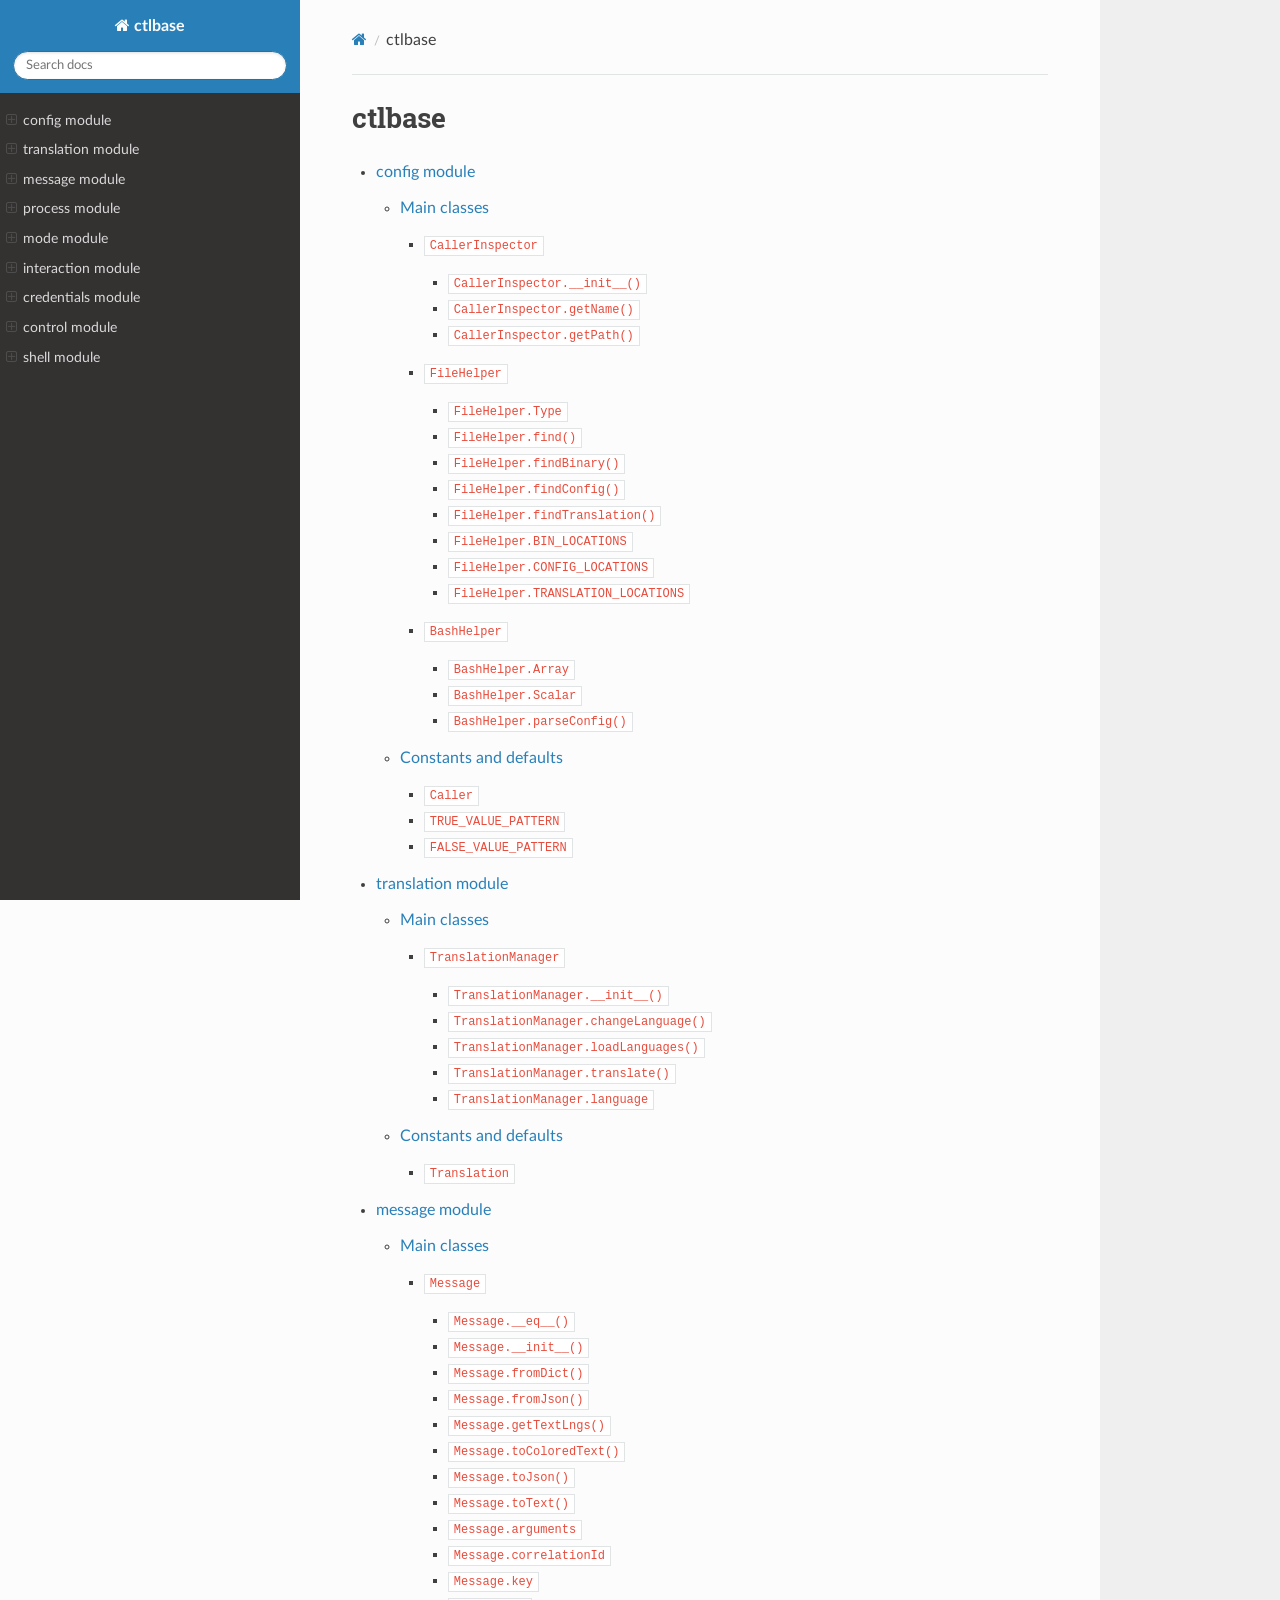
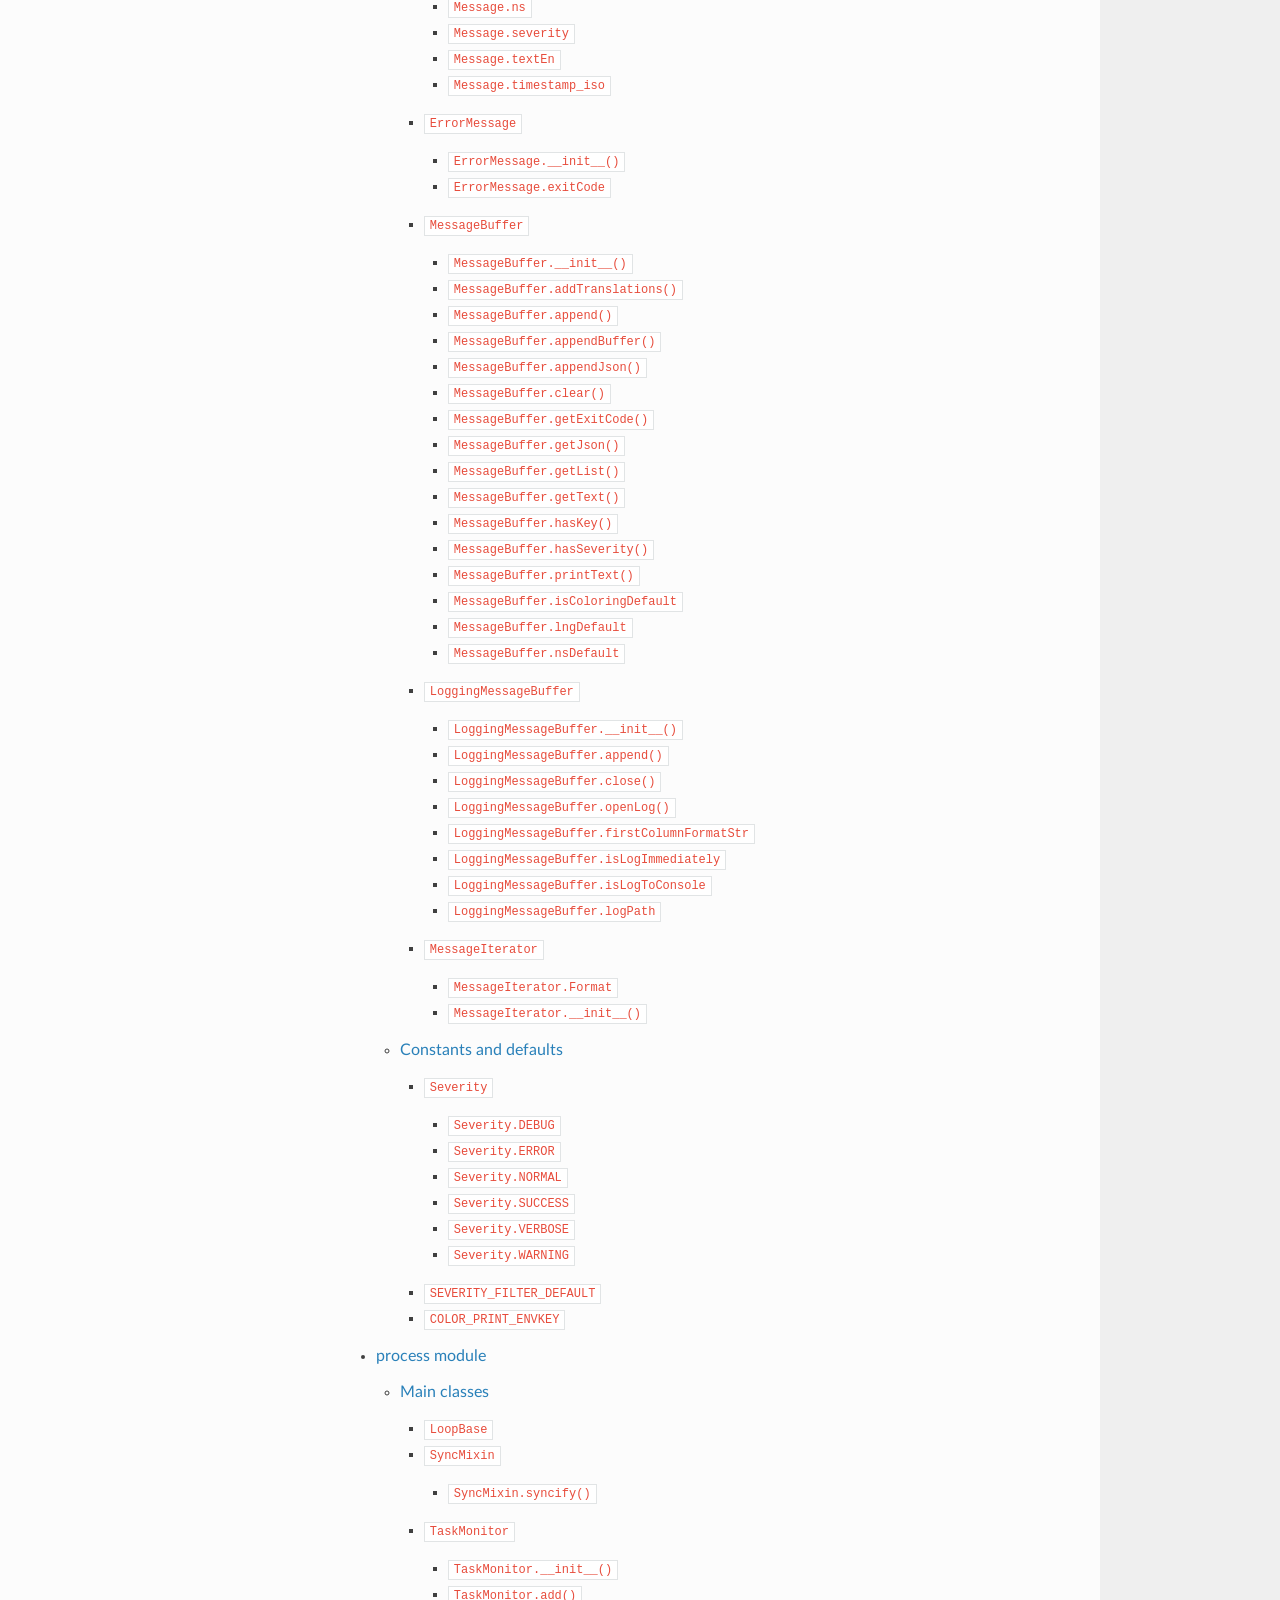
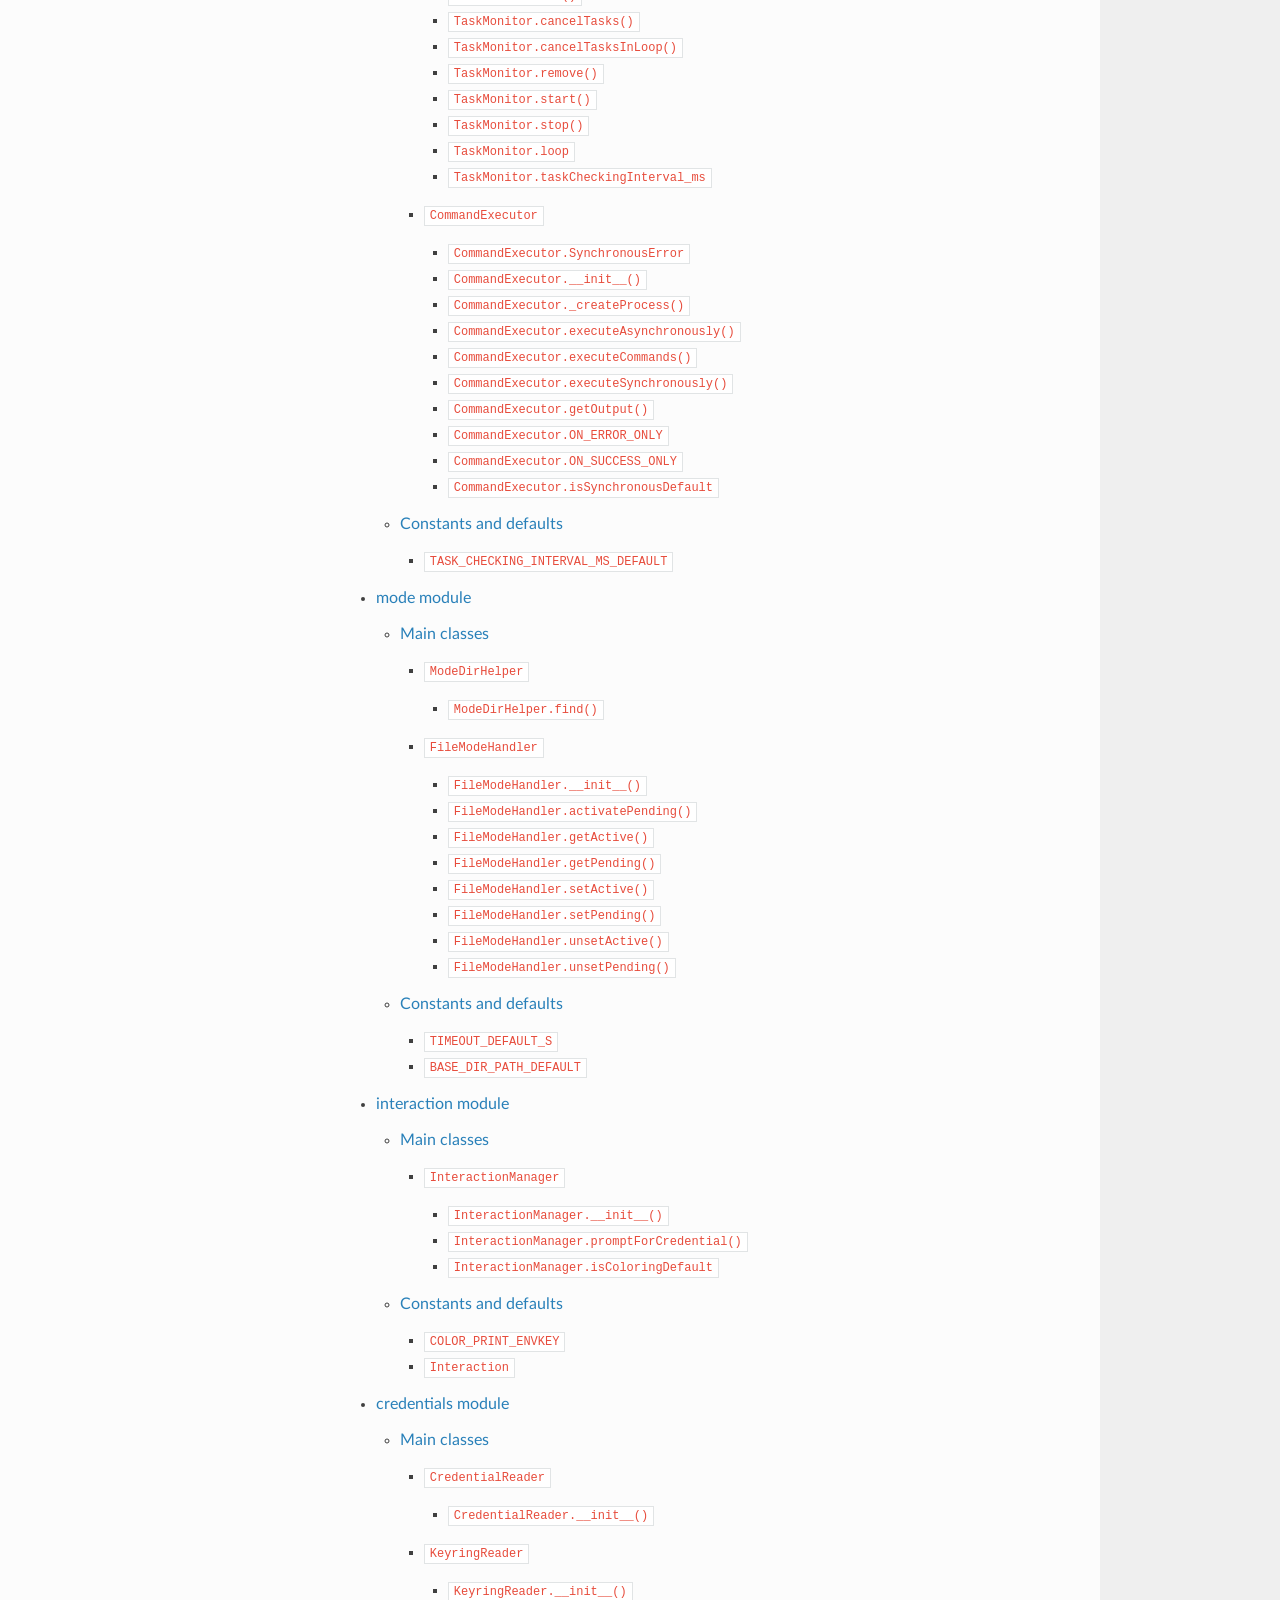
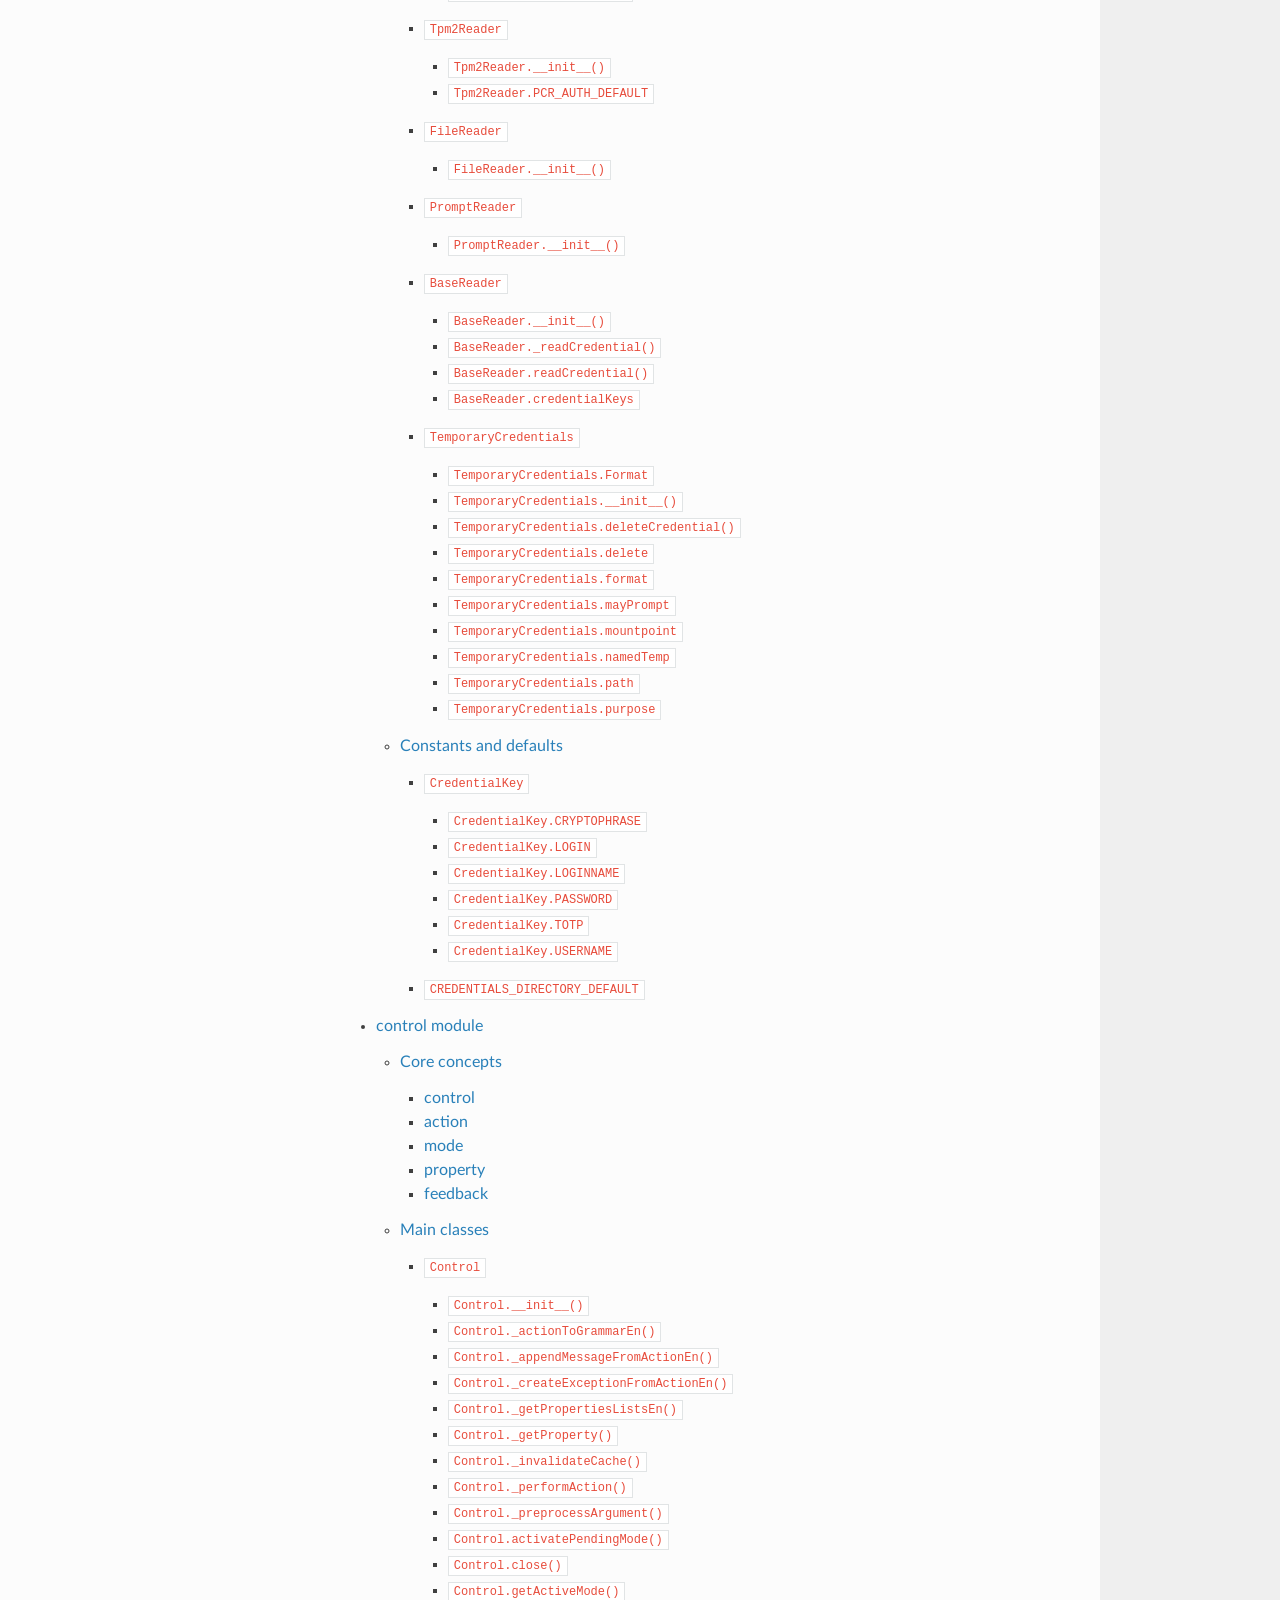
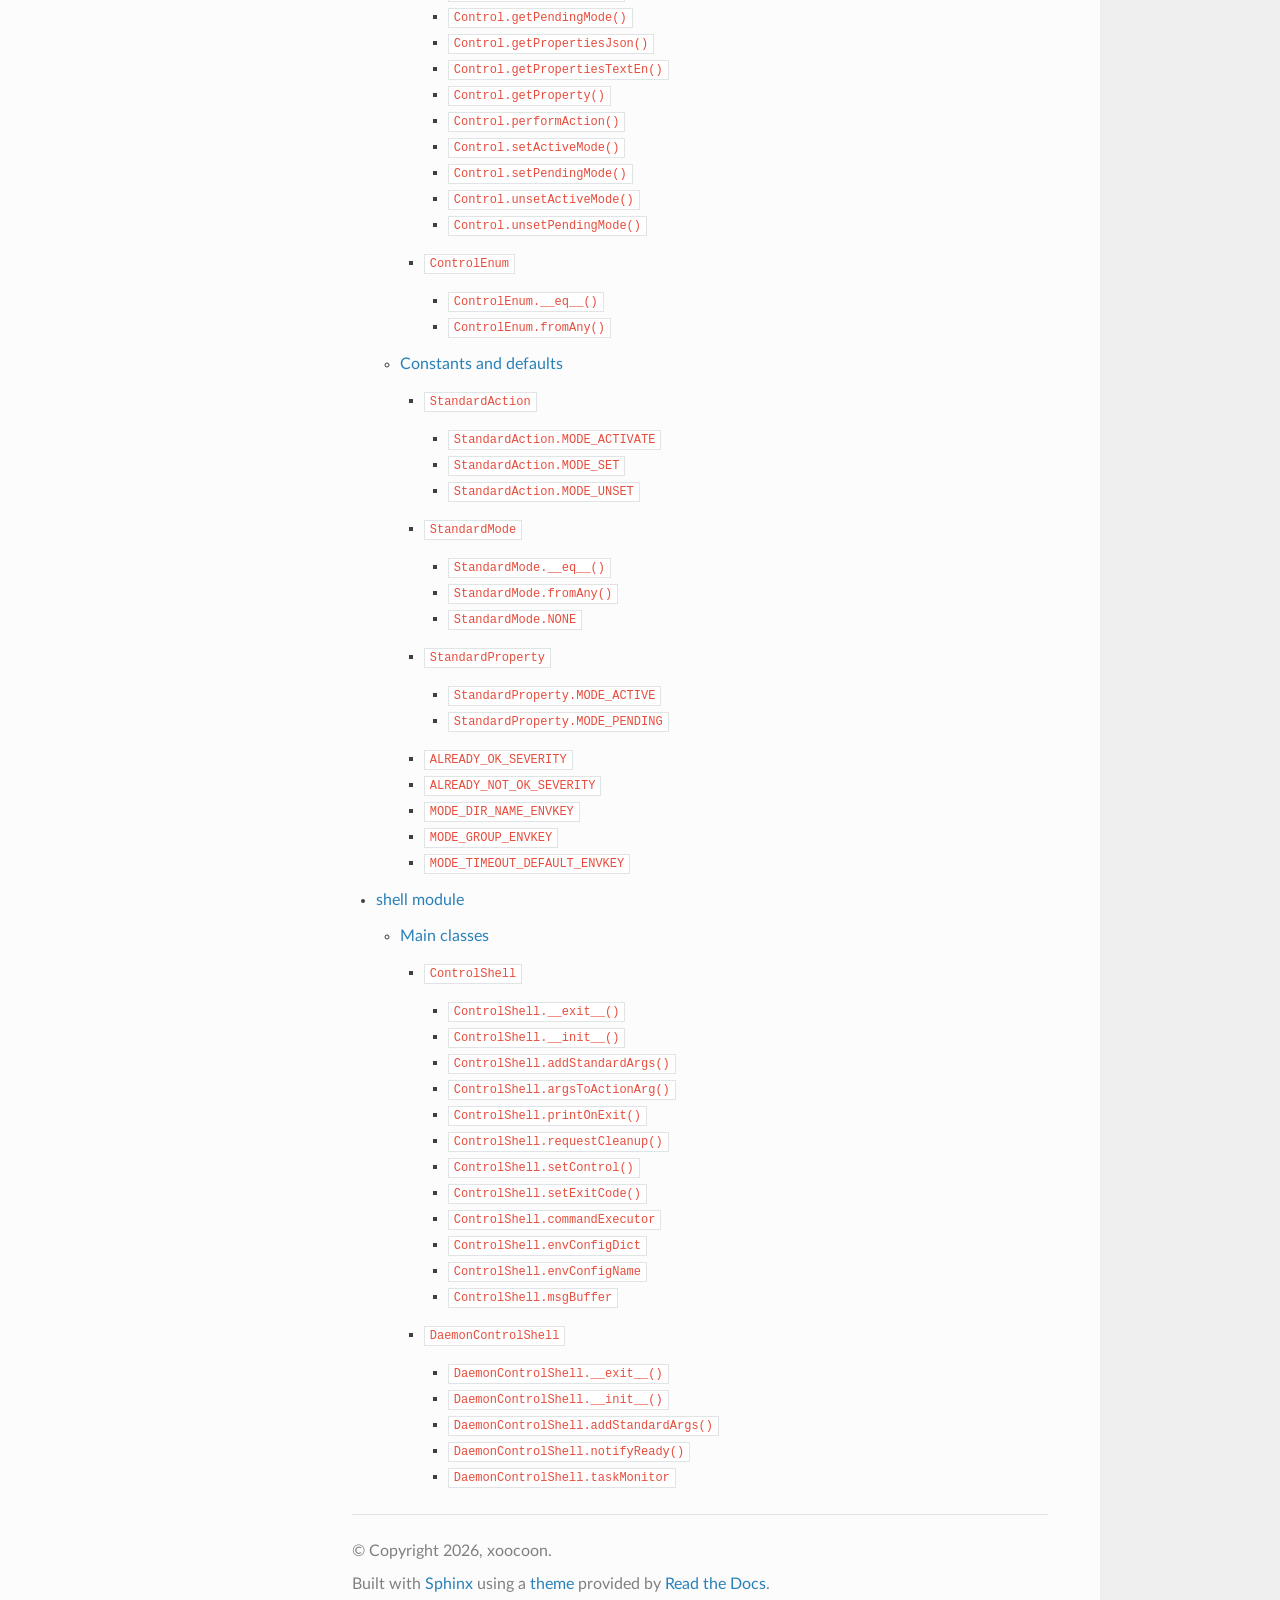
<file: docs/html/modules.html>
<!DOCTYPE html>
<html class="writer-html5" lang="en" data-content_root="./">
<head>
  <meta charset="utf-8" /><meta name="viewport" content="width=device-width, initial-scale=1" />

  <meta name="viewport" content="width=device-width, initial-scale=1.0" />
  <title>ctlbase &mdash; ctlbase 1.0a3 documentation</title>
      <link rel="stylesheet" type="text/css" href="_static/pygments.css?v=b86133f3" />
      <link rel="stylesheet" type="text/css" href="_static/css/theme.css?v=9edc463e" />
      <link rel="stylesheet" type="text/css" href="_static/sphinx_paramlinks.css" />

  
      <script src="_static/jquery.js?v=5d32c60e"></script>
      <script src="_static/_sphinx_javascript_frameworks_compat.js?v=2cd50e6c"></script>
      <script src="_static/documentation_options.js?v=a35e1e6e"></script>
      <script src="_static/doctools.js?v=9a2dae69"></script>
      <script src="_static/sphinx_highlight.js?v=dc90522c"></script>
    <script src="_static/js/theme.js"></script>
    <link rel="index" title="Index" href="genindex.html" />
    <link rel="search" title="Search" href="search.html" /> 
</head>

<body class="wy-body-for-nav"> 
  <div class="wy-grid-for-nav">
    <nav data-toggle="wy-nav-shift" class="wy-nav-side">
      <div class="wy-side-scroll">
        <div class="wy-side-nav-search" >

          
          
          <a href="index.html" class="icon icon-home">
            ctlbase
          </a>
<div role="search">
  <form id="rtd-search-form" class="wy-form" action="search.html" method="get">
    <input type="text" name="q" placeholder="Search docs" aria-label="Search docs" />
    <input type="hidden" name="check_keywords" value="yes" />
    <input type="hidden" name="area" value="default" />
  </form>
</div>
        </div><div class="wy-menu wy-menu-vertical" data-spy="affix" role="navigation" aria-label="Navigation menu">
              <ul>
<li class="toctree-l1"><a class="reference internal" href="config.html">config module</a><ul>
<li class="toctree-l2"><a class="reference internal" href="config.html#main-classes">Main classes</a><ul>
<li class="toctree-l3"><a class="reference internal" href="config.html#ctlbase.config.CallerInspector"><code class="docutils literal notranslate"><span class="pre">CallerInspector</span></code></a><ul>
<li class="toctree-l4"><a class="reference internal" href="config.html#ctlbase.config.CallerInspector.__init__"><code class="docutils literal notranslate"><span class="pre">CallerInspector.__init__()</span></code></a></li>
<li class="toctree-l4"><a class="reference internal" href="config.html#ctlbase.config.CallerInspector.getName"><code class="docutils literal notranslate"><span class="pre">CallerInspector.getName()</span></code></a></li>
<li class="toctree-l4"><a class="reference internal" href="config.html#ctlbase.config.CallerInspector.getPath"><code class="docutils literal notranslate"><span class="pre">CallerInspector.getPath()</span></code></a></li>
</ul>
</li>
<li class="toctree-l3"><a class="reference internal" href="config.html#ctlbase.config.FileHelper"><code class="docutils literal notranslate"><span class="pre">FileHelper</span></code></a><ul>
<li class="toctree-l4"><a class="reference internal" href="config.html#ctlbase.config.FileHelper.Type"><code class="docutils literal notranslate"><span class="pre">FileHelper.Type</span></code></a></li>
<li class="toctree-l4"><a class="reference internal" href="config.html#ctlbase.config.FileHelper.find"><code class="docutils literal notranslate"><span class="pre">FileHelper.find()</span></code></a></li>
<li class="toctree-l4"><a class="reference internal" href="config.html#ctlbase.config.FileHelper.findBinary"><code class="docutils literal notranslate"><span class="pre">FileHelper.findBinary()</span></code></a></li>
<li class="toctree-l4"><a class="reference internal" href="config.html#ctlbase.config.FileHelper.findConfig"><code class="docutils literal notranslate"><span class="pre">FileHelper.findConfig()</span></code></a></li>
<li class="toctree-l4"><a class="reference internal" href="config.html#ctlbase.config.FileHelper.findTranslation"><code class="docutils literal notranslate"><span class="pre">FileHelper.findTranslation()</span></code></a></li>
<li class="toctree-l4"><a class="reference internal" href="config.html#ctlbase.config.FileHelper.BIN_LOCATIONS"><code class="docutils literal notranslate"><span class="pre">FileHelper.BIN_LOCATIONS</span></code></a></li>
<li class="toctree-l4"><a class="reference internal" href="config.html#ctlbase.config.FileHelper.CONFIG_LOCATIONS"><code class="docutils literal notranslate"><span class="pre">FileHelper.CONFIG_LOCATIONS</span></code></a></li>
<li class="toctree-l4"><a class="reference internal" href="config.html#ctlbase.config.FileHelper.TRANSLATION_LOCATIONS"><code class="docutils literal notranslate"><span class="pre">FileHelper.TRANSLATION_LOCATIONS</span></code></a></li>
</ul>
</li>
<li class="toctree-l3"><a class="reference internal" href="config.html#ctlbase.config.BashHelper"><code class="docutils literal notranslate"><span class="pre">BashHelper</span></code></a><ul>
<li class="toctree-l4"><a class="reference internal" href="config.html#ctlbase.config.BashHelper.Array"><code class="docutils literal notranslate"><span class="pre">BashHelper.Array</span></code></a></li>
<li class="toctree-l4"><a class="reference internal" href="config.html#ctlbase.config.BashHelper.Scalar"><code class="docutils literal notranslate"><span class="pre">BashHelper.Scalar</span></code></a></li>
<li class="toctree-l4"><a class="reference internal" href="config.html#ctlbase.config.BashHelper.parseConfig"><code class="docutils literal notranslate"><span class="pre">BashHelper.parseConfig()</span></code></a></li>
</ul>
</li>
</ul>
</li>
<li class="toctree-l2"><a class="reference internal" href="config.html#constants-and-defaults">Constants and defaults</a><ul>
<li class="toctree-l3"><a class="reference internal" href="config.html#ctlbase.config.Caller"><code class="docutils literal notranslate"><span class="pre">Caller</span></code></a></li>
<li class="toctree-l3"><a class="reference internal" href="config.html#ctlbase.config.TRUE_VALUE_PATTERN"><code class="docutils literal notranslate"><span class="pre">TRUE_VALUE_PATTERN</span></code></a></li>
<li class="toctree-l3"><a class="reference internal" href="config.html#ctlbase.config.FALSE_VALUE_PATTERN"><code class="docutils literal notranslate"><span class="pre">FALSE_VALUE_PATTERN</span></code></a></li>
</ul>
</li>
</ul>
</li>
<li class="toctree-l1"><a class="reference internal" href="translation.html">translation module</a><ul>
<li class="toctree-l2"><a class="reference internal" href="translation.html#main-classes">Main classes</a><ul>
<li class="toctree-l3"><a class="reference internal" href="translation.html#ctlbase.translation.TranslationManager"><code class="docutils literal notranslate"><span class="pre">TranslationManager</span></code></a><ul>
<li class="toctree-l4"><a class="reference internal" href="translation.html#ctlbase.translation.TranslationManager.__init__"><code class="docutils literal notranslate"><span class="pre">TranslationManager.__init__()</span></code></a></li>
<li class="toctree-l4"><a class="reference internal" href="translation.html#ctlbase.translation.TranslationManager.changeLanguage"><code class="docutils literal notranslate"><span class="pre">TranslationManager.changeLanguage()</span></code></a></li>
<li class="toctree-l4"><a class="reference internal" href="translation.html#ctlbase.translation.TranslationManager.loadLanguages"><code class="docutils literal notranslate"><span class="pre">TranslationManager.loadLanguages()</span></code></a></li>
<li class="toctree-l4"><a class="reference internal" href="translation.html#ctlbase.translation.TranslationManager.translate"><code class="docutils literal notranslate"><span class="pre">TranslationManager.translate()</span></code></a></li>
<li class="toctree-l4"><a class="reference internal" href="translation.html#ctlbase.translation.TranslationManager.language"><code class="docutils literal notranslate"><span class="pre">TranslationManager.language</span></code></a></li>
</ul>
</li>
</ul>
</li>
<li class="toctree-l2"><a class="reference internal" href="translation.html#constants-and-defaults">Constants and defaults</a><ul>
<li class="toctree-l3"><a class="reference internal" href="translation.html#ctlbase.translation.Translation"><code class="docutils literal notranslate"><span class="pre">Translation</span></code></a></li>
</ul>
</li>
</ul>
</li>
<li class="toctree-l1"><a class="reference internal" href="message.html">message module</a><ul>
<li class="toctree-l2"><a class="reference internal" href="message.html#main-classes">Main classes</a><ul>
<li class="toctree-l3"><a class="reference internal" href="message.html#ctlbase.message.Message"><code class="docutils literal notranslate"><span class="pre">Message</span></code></a><ul>
<li class="toctree-l4"><a class="reference internal" href="message.html#ctlbase.message.Message.__eq__"><code class="docutils literal notranslate"><span class="pre">Message.__eq__()</span></code></a></li>
<li class="toctree-l4"><a class="reference internal" href="message.html#ctlbase.message.Message.__init__"><code class="docutils literal notranslate"><span class="pre">Message.__init__()</span></code></a></li>
<li class="toctree-l4"><a class="reference internal" href="message.html#ctlbase.message.Message.fromDict"><code class="docutils literal notranslate"><span class="pre">Message.fromDict()</span></code></a></li>
<li class="toctree-l4"><a class="reference internal" href="message.html#ctlbase.message.Message.fromJson"><code class="docutils literal notranslate"><span class="pre">Message.fromJson()</span></code></a></li>
<li class="toctree-l4"><a class="reference internal" href="message.html#ctlbase.message.Message.getTextLngs"><code class="docutils literal notranslate"><span class="pre">Message.getTextLngs()</span></code></a></li>
<li class="toctree-l4"><a class="reference internal" href="message.html#ctlbase.message.Message.toColoredText"><code class="docutils literal notranslate"><span class="pre">Message.toColoredText()</span></code></a></li>
<li class="toctree-l4"><a class="reference internal" href="message.html#ctlbase.message.Message.toJson"><code class="docutils literal notranslate"><span class="pre">Message.toJson()</span></code></a></li>
<li class="toctree-l4"><a class="reference internal" href="message.html#ctlbase.message.Message.toText"><code class="docutils literal notranslate"><span class="pre">Message.toText()</span></code></a></li>
<li class="toctree-l4"><a class="reference internal" href="message.html#ctlbase.message.Message.arguments"><code class="docutils literal notranslate"><span class="pre">Message.arguments</span></code></a></li>
<li class="toctree-l4"><a class="reference internal" href="message.html#ctlbase.message.Message.correlationId"><code class="docutils literal notranslate"><span class="pre">Message.correlationId</span></code></a></li>
<li class="toctree-l4"><a class="reference internal" href="message.html#ctlbase.message.Message.key"><code class="docutils literal notranslate"><span class="pre">Message.key</span></code></a></li>
<li class="toctree-l4"><a class="reference internal" href="message.html#ctlbase.message.Message.ns"><code class="docutils literal notranslate"><span class="pre">Message.ns</span></code></a></li>
<li class="toctree-l4"><a class="reference internal" href="message.html#ctlbase.message.Message.severity"><code class="docutils literal notranslate"><span class="pre">Message.severity</span></code></a></li>
<li class="toctree-l4"><a class="reference internal" href="message.html#ctlbase.message.Message.textEn"><code class="docutils literal notranslate"><span class="pre">Message.textEn</span></code></a></li>
<li class="toctree-l4"><a class="reference internal" href="message.html#ctlbase.message.Message.timestamp_iso"><code class="docutils literal notranslate"><span class="pre">Message.timestamp_iso</span></code></a></li>
</ul>
</li>
<li class="toctree-l3"><a class="reference internal" href="message.html#ctlbase.message.ErrorMessage"><code class="docutils literal notranslate"><span class="pre">ErrorMessage</span></code></a><ul>
<li class="toctree-l4"><a class="reference internal" href="message.html#ctlbase.message.ErrorMessage.__init__"><code class="docutils literal notranslate"><span class="pre">ErrorMessage.__init__()</span></code></a></li>
<li class="toctree-l4"><a class="reference internal" href="message.html#ctlbase.message.ErrorMessage.exitCode"><code class="docutils literal notranslate"><span class="pre">ErrorMessage.exitCode</span></code></a></li>
</ul>
</li>
<li class="toctree-l3"><a class="reference internal" href="message.html#ctlbase.message.MessageBuffer"><code class="docutils literal notranslate"><span class="pre">MessageBuffer</span></code></a><ul>
<li class="toctree-l4"><a class="reference internal" href="message.html#ctlbase.message.MessageBuffer.__init__"><code class="docutils literal notranslate"><span class="pre">MessageBuffer.__init__()</span></code></a></li>
<li class="toctree-l4"><a class="reference internal" href="message.html#ctlbase.message.MessageBuffer.addTranslations"><code class="docutils literal notranslate"><span class="pre">MessageBuffer.addTranslations()</span></code></a></li>
<li class="toctree-l4"><a class="reference internal" href="message.html#ctlbase.message.MessageBuffer.append"><code class="docutils literal notranslate"><span class="pre">MessageBuffer.append()</span></code></a></li>
<li class="toctree-l4"><a class="reference internal" href="message.html#ctlbase.message.MessageBuffer.appendBuffer"><code class="docutils literal notranslate"><span class="pre">MessageBuffer.appendBuffer()</span></code></a></li>
<li class="toctree-l4"><a class="reference internal" href="message.html#ctlbase.message.MessageBuffer.appendJson"><code class="docutils literal notranslate"><span class="pre">MessageBuffer.appendJson()</span></code></a></li>
<li class="toctree-l4"><a class="reference internal" href="message.html#ctlbase.message.MessageBuffer.clear"><code class="docutils literal notranslate"><span class="pre">MessageBuffer.clear()</span></code></a></li>
<li class="toctree-l4"><a class="reference internal" href="message.html#ctlbase.message.MessageBuffer.getExitCode"><code class="docutils literal notranslate"><span class="pre">MessageBuffer.getExitCode()</span></code></a></li>
<li class="toctree-l4"><a class="reference internal" href="message.html#ctlbase.message.MessageBuffer.getJson"><code class="docutils literal notranslate"><span class="pre">MessageBuffer.getJson()</span></code></a></li>
<li class="toctree-l4"><a class="reference internal" href="message.html#ctlbase.message.MessageBuffer.getList"><code class="docutils literal notranslate"><span class="pre">MessageBuffer.getList()</span></code></a></li>
<li class="toctree-l4"><a class="reference internal" href="message.html#ctlbase.message.MessageBuffer.getText"><code class="docutils literal notranslate"><span class="pre">MessageBuffer.getText()</span></code></a></li>
<li class="toctree-l4"><a class="reference internal" href="message.html#ctlbase.message.MessageBuffer.hasKey"><code class="docutils literal notranslate"><span class="pre">MessageBuffer.hasKey()</span></code></a></li>
<li class="toctree-l4"><a class="reference internal" href="message.html#ctlbase.message.MessageBuffer.hasSeverity"><code class="docutils literal notranslate"><span class="pre">MessageBuffer.hasSeverity()</span></code></a></li>
<li class="toctree-l4"><a class="reference internal" href="message.html#ctlbase.message.MessageBuffer.printText"><code class="docutils literal notranslate"><span class="pre">MessageBuffer.printText()</span></code></a></li>
<li class="toctree-l4"><a class="reference internal" href="message.html#ctlbase.message.MessageBuffer.isColoringDefault"><code class="docutils literal notranslate"><span class="pre">MessageBuffer.isColoringDefault</span></code></a></li>
<li class="toctree-l4"><a class="reference internal" href="message.html#ctlbase.message.MessageBuffer.lngDefault"><code class="docutils literal notranslate"><span class="pre">MessageBuffer.lngDefault</span></code></a></li>
<li class="toctree-l4"><a class="reference internal" href="message.html#ctlbase.message.MessageBuffer.nsDefault"><code class="docutils literal notranslate"><span class="pre">MessageBuffer.nsDefault</span></code></a></li>
</ul>
</li>
<li class="toctree-l3"><a class="reference internal" href="message.html#ctlbase.message.LoggingMessageBuffer"><code class="docutils literal notranslate"><span class="pre">LoggingMessageBuffer</span></code></a><ul>
<li class="toctree-l4"><a class="reference internal" href="message.html#ctlbase.message.LoggingMessageBuffer.__init__"><code class="docutils literal notranslate"><span class="pre">LoggingMessageBuffer.__init__()</span></code></a></li>
<li class="toctree-l4"><a class="reference internal" href="message.html#ctlbase.message.LoggingMessageBuffer.append"><code class="docutils literal notranslate"><span class="pre">LoggingMessageBuffer.append()</span></code></a></li>
<li class="toctree-l4"><a class="reference internal" href="message.html#ctlbase.message.LoggingMessageBuffer.close"><code class="docutils literal notranslate"><span class="pre">LoggingMessageBuffer.close()</span></code></a></li>
<li class="toctree-l4"><a class="reference internal" href="message.html#ctlbase.message.LoggingMessageBuffer.openLog"><code class="docutils literal notranslate"><span class="pre">LoggingMessageBuffer.openLog()</span></code></a></li>
<li class="toctree-l4"><a class="reference internal" href="message.html#ctlbase.message.LoggingMessageBuffer.firstColumnFormatStr"><code class="docutils literal notranslate"><span class="pre">LoggingMessageBuffer.firstColumnFormatStr</span></code></a></li>
<li class="toctree-l4"><a class="reference internal" href="message.html#ctlbase.message.LoggingMessageBuffer.isLogImmediately"><code class="docutils literal notranslate"><span class="pre">LoggingMessageBuffer.isLogImmediately</span></code></a></li>
<li class="toctree-l4"><a class="reference internal" href="message.html#ctlbase.message.LoggingMessageBuffer.isLogToConsole"><code class="docutils literal notranslate"><span class="pre">LoggingMessageBuffer.isLogToConsole</span></code></a></li>
<li class="toctree-l4"><a class="reference internal" href="message.html#ctlbase.message.LoggingMessageBuffer.logPath"><code class="docutils literal notranslate"><span class="pre">LoggingMessageBuffer.logPath</span></code></a></li>
</ul>
</li>
<li class="toctree-l3"><a class="reference internal" href="message.html#ctlbase.message.MessageIterator"><code class="docutils literal notranslate"><span class="pre">MessageIterator</span></code></a><ul>
<li class="toctree-l4"><a class="reference internal" href="message.html#ctlbase.message.MessageIterator.Format"><code class="docutils literal notranslate"><span class="pre">MessageIterator.Format</span></code></a></li>
<li class="toctree-l4"><a class="reference internal" href="message.html#ctlbase.message.MessageIterator.__init__"><code class="docutils literal notranslate"><span class="pre">MessageIterator.__init__()</span></code></a></li>
</ul>
</li>
</ul>
</li>
<li class="toctree-l2"><a class="reference internal" href="message.html#constants-and-defaults">Constants and defaults</a><ul>
<li class="toctree-l3"><a class="reference internal" href="message.html#ctlbase.message.Severity"><code class="docutils literal notranslate"><span class="pre">Severity</span></code></a><ul>
<li class="toctree-l4"><a class="reference internal" href="message.html#ctlbase.message.Severity.DEBUG"><code class="docutils literal notranslate"><span class="pre">Severity.DEBUG</span></code></a></li>
<li class="toctree-l4"><a class="reference internal" href="message.html#ctlbase.message.Severity.ERROR"><code class="docutils literal notranslate"><span class="pre">Severity.ERROR</span></code></a></li>
<li class="toctree-l4"><a class="reference internal" href="message.html#ctlbase.message.Severity.NORMAL"><code class="docutils literal notranslate"><span class="pre">Severity.NORMAL</span></code></a></li>
<li class="toctree-l4"><a class="reference internal" href="message.html#ctlbase.message.Severity.SUCCESS"><code class="docutils literal notranslate"><span class="pre">Severity.SUCCESS</span></code></a></li>
<li class="toctree-l4"><a class="reference internal" href="message.html#ctlbase.message.Severity.VERBOSE"><code class="docutils literal notranslate"><span class="pre">Severity.VERBOSE</span></code></a></li>
<li class="toctree-l4"><a class="reference internal" href="message.html#ctlbase.message.Severity.WARNING"><code class="docutils literal notranslate"><span class="pre">Severity.WARNING</span></code></a></li>
</ul>
</li>
<li class="toctree-l3"><a class="reference internal" href="message.html#ctlbase.message.SEVERITY_FILTER_DEFAULT"><code class="docutils literal notranslate"><span class="pre">SEVERITY_FILTER_DEFAULT</span></code></a></li>
<li class="toctree-l3"><a class="reference internal" href="message.html#ctlbase.message.COLOR_PRINT_ENVKEY"><code class="docutils literal notranslate"><span class="pre">COLOR_PRINT_ENVKEY</span></code></a></li>
</ul>
</li>
</ul>
</li>
<li class="toctree-l1"><a class="reference internal" href="process.html">process module</a><ul>
<li class="toctree-l2"><a class="reference internal" href="process.html#main-classes">Main classes</a><ul>
<li class="toctree-l3"><a class="reference internal" href="process.html#ctlbase.process.LoopBase"><code class="docutils literal notranslate"><span class="pre">LoopBase</span></code></a></li>
<li class="toctree-l3"><a class="reference internal" href="process.html#ctlbase.process.SyncMixin"><code class="docutils literal notranslate"><span class="pre">SyncMixin</span></code></a><ul>
<li class="toctree-l4"><a class="reference internal" href="process.html#ctlbase.process.SyncMixin.syncify"><code class="docutils literal notranslate"><span class="pre">SyncMixin.syncify()</span></code></a></li>
</ul>
</li>
<li class="toctree-l3"><a class="reference internal" href="process.html#ctlbase.process.TaskMonitor"><code class="docutils literal notranslate"><span class="pre">TaskMonitor</span></code></a><ul>
<li class="toctree-l4"><a class="reference internal" href="process.html#ctlbase.process.TaskMonitor.__init__"><code class="docutils literal notranslate"><span class="pre">TaskMonitor.__init__()</span></code></a></li>
<li class="toctree-l4"><a class="reference internal" href="process.html#ctlbase.process.TaskMonitor.add"><code class="docutils literal notranslate"><span class="pre">TaskMonitor.add()</span></code></a></li>
<li class="toctree-l4"><a class="reference internal" href="process.html#ctlbase.process.TaskMonitor.cancelTasks"><code class="docutils literal notranslate"><span class="pre">TaskMonitor.cancelTasks()</span></code></a></li>
<li class="toctree-l4"><a class="reference internal" href="process.html#ctlbase.process.TaskMonitor.cancelTasksInLoop"><code class="docutils literal notranslate"><span class="pre">TaskMonitor.cancelTasksInLoop()</span></code></a></li>
<li class="toctree-l4"><a class="reference internal" href="process.html#ctlbase.process.TaskMonitor.remove"><code class="docutils literal notranslate"><span class="pre">TaskMonitor.remove()</span></code></a></li>
<li class="toctree-l4"><a class="reference internal" href="process.html#ctlbase.process.TaskMonitor.start"><code class="docutils literal notranslate"><span class="pre">TaskMonitor.start()</span></code></a></li>
<li class="toctree-l4"><a class="reference internal" href="process.html#ctlbase.process.TaskMonitor.stop"><code class="docutils literal notranslate"><span class="pre">TaskMonitor.stop()</span></code></a></li>
<li class="toctree-l4"><a class="reference internal" href="process.html#ctlbase.process.TaskMonitor.loop"><code class="docutils literal notranslate"><span class="pre">TaskMonitor.loop</span></code></a></li>
<li class="toctree-l4"><a class="reference internal" href="process.html#ctlbase.process.TaskMonitor.taskCheckingInterval_ms"><code class="docutils literal notranslate"><span class="pre">TaskMonitor.taskCheckingInterval_ms</span></code></a></li>
</ul>
</li>
<li class="toctree-l3"><a class="reference internal" href="process.html#ctlbase.process.CommandExecutor"><code class="docutils literal notranslate"><span class="pre">CommandExecutor</span></code></a><ul>
<li class="toctree-l4"><a class="reference internal" href="process.html#ctlbase.process.CommandExecutor.SynchronousError"><code class="docutils literal notranslate"><span class="pre">CommandExecutor.SynchronousError</span></code></a></li>
<li class="toctree-l4"><a class="reference internal" href="process.html#ctlbase.process.CommandExecutor.__init__"><code class="docutils literal notranslate"><span class="pre">CommandExecutor.__init__()</span></code></a></li>
<li class="toctree-l4"><a class="reference internal" href="process.html#ctlbase.process.CommandExecutor._createProcess"><code class="docutils literal notranslate"><span class="pre">CommandExecutor._createProcess()</span></code></a></li>
<li class="toctree-l4"><a class="reference internal" href="process.html#ctlbase.process.CommandExecutor.executeAsynchronously"><code class="docutils literal notranslate"><span class="pre">CommandExecutor.executeAsynchronously()</span></code></a></li>
<li class="toctree-l4"><a class="reference internal" href="process.html#ctlbase.process.CommandExecutor.executeCommands"><code class="docutils literal notranslate"><span class="pre">CommandExecutor.executeCommands()</span></code></a></li>
<li class="toctree-l4"><a class="reference internal" href="process.html#ctlbase.process.CommandExecutor.executeSynchronously"><code class="docutils literal notranslate"><span class="pre">CommandExecutor.executeSynchronously()</span></code></a></li>
<li class="toctree-l4"><a class="reference internal" href="process.html#ctlbase.process.CommandExecutor.getOutput"><code class="docutils literal notranslate"><span class="pre">CommandExecutor.getOutput()</span></code></a></li>
<li class="toctree-l4"><a class="reference internal" href="process.html#ctlbase.process.CommandExecutor.ON_ERROR_ONLY"><code class="docutils literal notranslate"><span class="pre">CommandExecutor.ON_ERROR_ONLY</span></code></a></li>
<li class="toctree-l4"><a class="reference internal" href="process.html#ctlbase.process.CommandExecutor.ON_SUCCESS_ONLY"><code class="docutils literal notranslate"><span class="pre">CommandExecutor.ON_SUCCESS_ONLY</span></code></a></li>
<li class="toctree-l4"><a class="reference internal" href="process.html#ctlbase.process.CommandExecutor.isSynchronousDefault"><code class="docutils literal notranslate"><span class="pre">CommandExecutor.isSynchronousDefault</span></code></a></li>
</ul>
</li>
</ul>
</li>
<li class="toctree-l2"><a class="reference internal" href="process.html#constants-and-defaults">Constants and defaults</a><ul>
<li class="toctree-l3"><a class="reference internal" href="process.html#ctlbase.process.TASK_CHECKING_INTERVAL_MS_DEFAULT"><code class="docutils literal notranslate"><span class="pre">TASK_CHECKING_INTERVAL_MS_DEFAULT</span></code></a></li>
</ul>
</li>
</ul>
</li>
<li class="toctree-l1"><a class="reference internal" href="mode.html">mode module</a><ul>
<li class="toctree-l2"><a class="reference internal" href="mode.html#main-classes">Main classes</a><ul>
<li class="toctree-l3"><a class="reference internal" href="mode.html#ctlbase.mode.ModeDirHelper"><code class="docutils literal notranslate"><span class="pre">ModeDirHelper</span></code></a><ul>
<li class="toctree-l4"><a class="reference internal" href="mode.html#ctlbase.mode.ModeDirHelper.find"><code class="docutils literal notranslate"><span class="pre">ModeDirHelper.find()</span></code></a></li>
</ul>
</li>
<li class="toctree-l3"><a class="reference internal" href="mode.html#ctlbase.mode.FileModeHandler"><code class="docutils literal notranslate"><span class="pre">FileModeHandler</span></code></a><ul>
<li class="toctree-l4"><a class="reference internal" href="mode.html#ctlbase.mode.FileModeHandler.__init__"><code class="docutils literal notranslate"><span class="pre">FileModeHandler.__init__()</span></code></a></li>
<li class="toctree-l4"><a class="reference internal" href="mode.html#ctlbase.mode.FileModeHandler.activatePending"><code class="docutils literal notranslate"><span class="pre">FileModeHandler.activatePending()</span></code></a></li>
<li class="toctree-l4"><a class="reference internal" href="mode.html#ctlbase.mode.FileModeHandler.getActive"><code class="docutils literal notranslate"><span class="pre">FileModeHandler.getActive()</span></code></a></li>
<li class="toctree-l4"><a class="reference internal" href="mode.html#ctlbase.mode.FileModeHandler.getPending"><code class="docutils literal notranslate"><span class="pre">FileModeHandler.getPending()</span></code></a></li>
<li class="toctree-l4"><a class="reference internal" href="mode.html#ctlbase.mode.FileModeHandler.setActive"><code class="docutils literal notranslate"><span class="pre">FileModeHandler.setActive()</span></code></a></li>
<li class="toctree-l4"><a class="reference internal" href="mode.html#ctlbase.mode.FileModeHandler.setPending"><code class="docutils literal notranslate"><span class="pre">FileModeHandler.setPending()</span></code></a></li>
<li class="toctree-l4"><a class="reference internal" href="mode.html#ctlbase.mode.FileModeHandler.unsetActive"><code class="docutils literal notranslate"><span class="pre">FileModeHandler.unsetActive()</span></code></a></li>
<li class="toctree-l4"><a class="reference internal" href="mode.html#ctlbase.mode.FileModeHandler.unsetPending"><code class="docutils literal notranslate"><span class="pre">FileModeHandler.unsetPending()</span></code></a></li>
</ul>
</li>
</ul>
</li>
<li class="toctree-l2"><a class="reference internal" href="mode.html#constants-and-defaults">Constants and defaults</a><ul>
<li class="toctree-l3"><a class="reference internal" href="mode.html#ctlbase.mode.TIMEOUT_DEFAULT_S"><code class="docutils literal notranslate"><span class="pre">TIMEOUT_DEFAULT_S</span></code></a></li>
<li class="toctree-l3"><a class="reference internal" href="mode.html#ctlbase.mode.BASE_DIR_PATH_DEFAULT"><code class="docutils literal notranslate"><span class="pre">BASE_DIR_PATH_DEFAULT</span></code></a></li>
</ul>
</li>
</ul>
</li>
<li class="toctree-l1"><a class="reference internal" href="interaction.html">interaction module</a><ul>
<li class="toctree-l2"><a class="reference internal" href="interaction.html#main-classes">Main classes</a><ul>
<li class="toctree-l3"><a class="reference internal" href="interaction.html#ctlbase.interaction.InteractionManager"><code class="docutils literal notranslate"><span class="pre">InteractionManager</span></code></a><ul>
<li class="toctree-l4"><a class="reference internal" href="interaction.html#ctlbase.interaction.InteractionManager.__init__"><code class="docutils literal notranslate"><span class="pre">InteractionManager.__init__()</span></code></a></li>
<li class="toctree-l4"><a class="reference internal" href="interaction.html#ctlbase.interaction.InteractionManager.promptForCredential"><code class="docutils literal notranslate"><span class="pre">InteractionManager.promptForCredential()</span></code></a></li>
<li class="toctree-l4"><a class="reference internal" href="interaction.html#ctlbase.interaction.InteractionManager.isColoringDefault"><code class="docutils literal notranslate"><span class="pre">InteractionManager.isColoringDefault</span></code></a></li>
</ul>
</li>
</ul>
</li>
<li class="toctree-l2"><a class="reference internal" href="interaction.html#constants-and-defaults">Constants and defaults</a><ul>
<li class="toctree-l3"><a class="reference internal" href="interaction.html#ctlbase.interaction.COLOR_PRINT_ENVKEY"><code class="docutils literal notranslate"><span class="pre">COLOR_PRINT_ENVKEY</span></code></a></li>
<li class="toctree-l3"><a class="reference internal" href="interaction.html#ctlbase.interaction.Interaction"><code class="docutils literal notranslate"><span class="pre">Interaction</span></code></a></li>
</ul>
</li>
</ul>
</li>
<li class="toctree-l1"><a class="reference internal" href="credentials.html">credentials module</a><ul>
<li class="toctree-l2"><a class="reference internal" href="credentials.html#main-classes">Main classes</a><ul>
<li class="toctree-l3"><a class="reference internal" href="credentials.html#ctlbase.credentials.CredentialReader"><code class="docutils literal notranslate"><span class="pre">CredentialReader</span></code></a><ul>
<li class="toctree-l4"><a class="reference internal" href="credentials.html#ctlbase.credentials.CredentialReader.__init__"><code class="docutils literal notranslate"><span class="pre">CredentialReader.__init__()</span></code></a></li>
</ul>
</li>
<li class="toctree-l3"><a class="reference internal" href="credentials.html#ctlbase.credentials.KeyringReader"><code class="docutils literal notranslate"><span class="pre">KeyringReader</span></code></a><ul>
<li class="toctree-l4"><a class="reference internal" href="credentials.html#ctlbase.credentials.KeyringReader.__init__"><code class="docutils literal notranslate"><span class="pre">KeyringReader.__init__()</span></code></a></li>
</ul>
</li>
<li class="toctree-l3"><a class="reference internal" href="credentials.html#ctlbase.credentials.Tpm2Reader"><code class="docutils literal notranslate"><span class="pre">Tpm2Reader</span></code></a><ul>
<li class="toctree-l4"><a class="reference internal" href="credentials.html#ctlbase.credentials.Tpm2Reader.__init__"><code class="docutils literal notranslate"><span class="pre">Tpm2Reader.__init__()</span></code></a></li>
<li class="toctree-l4"><a class="reference internal" href="credentials.html#ctlbase.credentials.Tpm2Reader.PCR_AUTH_DEFAULT"><code class="docutils literal notranslate"><span class="pre">Tpm2Reader.PCR_AUTH_DEFAULT</span></code></a></li>
</ul>
</li>
<li class="toctree-l3"><a class="reference internal" href="credentials.html#ctlbase.credentials.FileReader"><code class="docutils literal notranslate"><span class="pre">FileReader</span></code></a><ul>
<li class="toctree-l4"><a class="reference internal" href="credentials.html#ctlbase.credentials.FileReader.__init__"><code class="docutils literal notranslate"><span class="pre">FileReader.__init__()</span></code></a></li>
</ul>
</li>
<li class="toctree-l3"><a class="reference internal" href="credentials.html#ctlbase.credentials.PromptReader"><code class="docutils literal notranslate"><span class="pre">PromptReader</span></code></a><ul>
<li class="toctree-l4"><a class="reference internal" href="credentials.html#ctlbase.credentials.PromptReader.__init__"><code class="docutils literal notranslate"><span class="pre">PromptReader.__init__()</span></code></a></li>
</ul>
</li>
<li class="toctree-l3"><a class="reference internal" href="credentials.html#ctlbase.credentials.BaseReader"><code class="docutils literal notranslate"><span class="pre">BaseReader</span></code></a><ul>
<li class="toctree-l4"><a class="reference internal" href="credentials.html#ctlbase.credentials.BaseReader.__init__"><code class="docutils literal notranslate"><span class="pre">BaseReader.__init__()</span></code></a></li>
<li class="toctree-l4"><a class="reference internal" href="credentials.html#ctlbase.credentials.BaseReader._readCredential"><code class="docutils literal notranslate"><span class="pre">BaseReader._readCredential()</span></code></a></li>
<li class="toctree-l4"><a class="reference internal" href="credentials.html#ctlbase.credentials.BaseReader.readCredential"><code class="docutils literal notranslate"><span class="pre">BaseReader.readCredential()</span></code></a></li>
<li class="toctree-l4"><a class="reference internal" href="credentials.html#ctlbase.credentials.BaseReader.credentialKeys"><code class="docutils literal notranslate"><span class="pre">BaseReader.credentialKeys</span></code></a></li>
</ul>
</li>
<li class="toctree-l3"><a class="reference internal" href="credentials.html#ctlbase.credentials.TemporaryCredentials"><code class="docutils literal notranslate"><span class="pre">TemporaryCredentials</span></code></a><ul>
<li class="toctree-l4"><a class="reference internal" href="credentials.html#ctlbase.credentials.TemporaryCredentials.Format"><code class="docutils literal notranslate"><span class="pre">TemporaryCredentials.Format</span></code></a></li>
<li class="toctree-l4"><a class="reference internal" href="credentials.html#ctlbase.credentials.TemporaryCredentials.__init__"><code class="docutils literal notranslate"><span class="pre">TemporaryCredentials.__init__()</span></code></a></li>
<li class="toctree-l4"><a class="reference internal" href="credentials.html#ctlbase.credentials.TemporaryCredentials.deleteCredential"><code class="docutils literal notranslate"><span class="pre">TemporaryCredentials.deleteCredential()</span></code></a></li>
<li class="toctree-l4"><a class="reference internal" href="credentials.html#ctlbase.credentials.TemporaryCredentials.delete"><code class="docutils literal notranslate"><span class="pre">TemporaryCredentials.delete</span></code></a></li>
<li class="toctree-l4"><a class="reference internal" href="credentials.html#ctlbase.credentials.TemporaryCredentials.format"><code class="docutils literal notranslate"><span class="pre">TemporaryCredentials.format</span></code></a></li>
<li class="toctree-l4"><a class="reference internal" href="credentials.html#ctlbase.credentials.TemporaryCredentials.mayPrompt"><code class="docutils literal notranslate"><span class="pre">TemporaryCredentials.mayPrompt</span></code></a></li>
<li class="toctree-l4"><a class="reference internal" href="credentials.html#ctlbase.credentials.TemporaryCredentials.mountpoint"><code class="docutils literal notranslate"><span class="pre">TemporaryCredentials.mountpoint</span></code></a></li>
<li class="toctree-l4"><a class="reference internal" href="credentials.html#ctlbase.credentials.TemporaryCredentials.namedTemp"><code class="docutils literal notranslate"><span class="pre">TemporaryCredentials.namedTemp</span></code></a></li>
<li class="toctree-l4"><a class="reference internal" href="credentials.html#ctlbase.credentials.TemporaryCredentials.path"><code class="docutils literal notranslate"><span class="pre">TemporaryCredentials.path</span></code></a></li>
<li class="toctree-l4"><a class="reference internal" href="credentials.html#ctlbase.credentials.TemporaryCredentials.purpose"><code class="docutils literal notranslate"><span class="pre">TemporaryCredentials.purpose</span></code></a></li>
</ul>
</li>
</ul>
</li>
<li class="toctree-l2"><a class="reference internal" href="credentials.html#constants-and-defaults">Constants and defaults</a><ul>
<li class="toctree-l3"><a class="reference internal" href="credentials.html#ctlbase.credentials.CredentialKey"><code class="docutils literal notranslate"><span class="pre">CredentialKey</span></code></a><ul>
<li class="toctree-l4"><a class="reference internal" href="credentials.html#ctlbase.credentials.CredentialKey.CRYPTOPHRASE"><code class="docutils literal notranslate"><span class="pre">CredentialKey.CRYPTOPHRASE</span></code></a></li>
<li class="toctree-l4"><a class="reference internal" href="credentials.html#ctlbase.credentials.CredentialKey.LOGIN"><code class="docutils literal notranslate"><span class="pre">CredentialKey.LOGIN</span></code></a></li>
<li class="toctree-l4"><a class="reference internal" href="credentials.html#ctlbase.credentials.CredentialKey.LOGINNAME"><code class="docutils literal notranslate"><span class="pre">CredentialKey.LOGINNAME</span></code></a></li>
<li class="toctree-l4"><a class="reference internal" href="credentials.html#ctlbase.credentials.CredentialKey.PASSWORD"><code class="docutils literal notranslate"><span class="pre">CredentialKey.PASSWORD</span></code></a></li>
<li class="toctree-l4"><a class="reference internal" href="credentials.html#ctlbase.credentials.CredentialKey.TOTP"><code class="docutils literal notranslate"><span class="pre">CredentialKey.TOTP</span></code></a></li>
<li class="toctree-l4"><a class="reference internal" href="credentials.html#ctlbase.credentials.CredentialKey.USERNAME"><code class="docutils literal notranslate"><span class="pre">CredentialKey.USERNAME</span></code></a></li>
</ul>
</li>
<li class="toctree-l3"><a class="reference internal" href="credentials.html#ctlbase.credentials.CREDENTIALS_DIRECTORY_DEFAULT"><code class="docutils literal notranslate"><span class="pre">CREDENTIALS_DIRECTORY_DEFAULT</span></code></a></li>
</ul>
</li>
</ul>
</li>
<li class="toctree-l1"><a class="reference internal" href="control.html">control module</a><ul>
<li class="toctree-l2"><a class="reference internal" href="control.html#core-concepts">Core concepts</a><ul>
<li class="toctree-l3"><a class="reference internal" href="control.html#control">control</a></li>
<li class="toctree-l3"><a class="reference internal" href="control.html#action">action</a></li>
<li class="toctree-l3"><a class="reference internal" href="control.html#mode">mode</a></li>
<li class="toctree-l3"><a class="reference internal" href="control.html#property">property</a></li>
<li class="toctree-l3"><a class="reference internal" href="control.html#feedback">feedback</a></li>
</ul>
</li>
<li class="toctree-l2"><a class="reference internal" href="control.html#main-classes">Main classes</a><ul>
<li class="toctree-l3"><a class="reference internal" href="control.html#ctlbase.control.Control"><code class="docutils literal notranslate"><span class="pre">Control</span></code></a><ul>
<li class="toctree-l4"><a class="reference internal" href="control.html#ctlbase.control.Control.__init__"><code class="docutils literal notranslate"><span class="pre">Control.__init__()</span></code></a></li>
<li class="toctree-l4"><a class="reference internal" href="control.html#ctlbase.control.Control._actionToGrammarEn"><code class="docutils literal notranslate"><span class="pre">Control._actionToGrammarEn()</span></code></a></li>
<li class="toctree-l4"><a class="reference internal" href="control.html#ctlbase.control.Control._appendMessageFromActionEn"><code class="docutils literal notranslate"><span class="pre">Control._appendMessageFromActionEn()</span></code></a></li>
<li class="toctree-l4"><a class="reference internal" href="control.html#ctlbase.control.Control._createExceptionFromActionEn"><code class="docutils literal notranslate"><span class="pre">Control._createExceptionFromActionEn()</span></code></a></li>
<li class="toctree-l4"><a class="reference internal" href="control.html#ctlbase.control.Control._getPropertiesListsEn"><code class="docutils literal notranslate"><span class="pre">Control._getPropertiesListsEn()</span></code></a></li>
<li class="toctree-l4"><a class="reference internal" href="control.html#ctlbase.control.Control._getProperty"><code class="docutils literal notranslate"><span class="pre">Control._getProperty()</span></code></a></li>
<li class="toctree-l4"><a class="reference internal" href="control.html#ctlbase.control.Control._invalidateCache"><code class="docutils literal notranslate"><span class="pre">Control._invalidateCache()</span></code></a></li>
<li class="toctree-l4"><a class="reference internal" href="control.html#ctlbase.control.Control._performAction"><code class="docutils literal notranslate"><span class="pre">Control._performAction()</span></code></a></li>
<li class="toctree-l4"><a class="reference internal" href="control.html#ctlbase.control.Control._preprocessArgument"><code class="docutils literal notranslate"><span class="pre">Control._preprocessArgument()</span></code></a></li>
<li class="toctree-l4"><a class="reference internal" href="control.html#ctlbase.control.Control.activatePendingMode"><code class="docutils literal notranslate"><span class="pre">Control.activatePendingMode()</span></code></a></li>
<li class="toctree-l4"><a class="reference internal" href="control.html#ctlbase.control.Control.close"><code class="docutils literal notranslate"><span class="pre">Control.close()</span></code></a></li>
<li class="toctree-l4"><a class="reference internal" href="control.html#ctlbase.control.Control.getActiveMode"><code class="docutils literal notranslate"><span class="pre">Control.getActiveMode()</span></code></a></li>
<li class="toctree-l4"><a class="reference internal" href="control.html#ctlbase.control.Control.getPendingMode"><code class="docutils literal notranslate"><span class="pre">Control.getPendingMode()</span></code></a></li>
<li class="toctree-l4"><a class="reference internal" href="control.html#ctlbase.control.Control.getPropertiesJson"><code class="docutils literal notranslate"><span class="pre">Control.getPropertiesJson()</span></code></a></li>
<li class="toctree-l4"><a class="reference internal" href="control.html#ctlbase.control.Control.getPropertiesTextEn"><code class="docutils literal notranslate"><span class="pre">Control.getPropertiesTextEn()</span></code></a></li>
<li class="toctree-l4"><a class="reference internal" href="control.html#ctlbase.control.Control.getProperty"><code class="docutils literal notranslate"><span class="pre">Control.getProperty()</span></code></a></li>
<li class="toctree-l4"><a class="reference internal" href="control.html#ctlbase.control.Control.performAction"><code class="docutils literal notranslate"><span class="pre">Control.performAction()</span></code></a></li>
<li class="toctree-l4"><a class="reference internal" href="control.html#ctlbase.control.Control.setActiveMode"><code class="docutils literal notranslate"><span class="pre">Control.setActiveMode()</span></code></a></li>
<li class="toctree-l4"><a class="reference internal" href="control.html#ctlbase.control.Control.setPendingMode"><code class="docutils literal notranslate"><span class="pre">Control.setPendingMode()</span></code></a></li>
<li class="toctree-l4"><a class="reference internal" href="control.html#ctlbase.control.Control.unsetActiveMode"><code class="docutils literal notranslate"><span class="pre">Control.unsetActiveMode()</span></code></a></li>
<li class="toctree-l4"><a class="reference internal" href="control.html#ctlbase.control.Control.unsetPendingMode"><code class="docutils literal notranslate"><span class="pre">Control.unsetPendingMode()</span></code></a></li>
</ul>
</li>
<li class="toctree-l3"><a class="reference internal" href="control.html#ctlbase.control.ControlEnum"><code class="docutils literal notranslate"><span class="pre">ControlEnum</span></code></a><ul>
<li class="toctree-l4"><a class="reference internal" href="control.html#ctlbase.control.ControlEnum.__eq__"><code class="docutils literal notranslate"><span class="pre">ControlEnum.__eq__()</span></code></a></li>
<li class="toctree-l4"><a class="reference internal" href="control.html#ctlbase.control.ControlEnum.fromAny"><code class="docutils literal notranslate"><span class="pre">ControlEnum.fromAny()</span></code></a></li>
</ul>
</li>
</ul>
</li>
<li class="toctree-l2"><a class="reference internal" href="control.html#constants-and-defaults">Constants and defaults</a><ul>
<li class="toctree-l3"><a class="reference internal" href="control.html#ctlbase.control.StandardAction"><code class="docutils literal notranslate"><span class="pre">StandardAction</span></code></a><ul>
<li class="toctree-l4"><a class="reference internal" href="control.html#ctlbase.control.StandardAction.MODE_ACTIVATE"><code class="docutils literal notranslate"><span class="pre">StandardAction.MODE_ACTIVATE</span></code></a></li>
<li class="toctree-l4"><a class="reference internal" href="control.html#ctlbase.control.StandardAction.MODE_SET"><code class="docutils literal notranslate"><span class="pre">StandardAction.MODE_SET</span></code></a></li>
<li class="toctree-l4"><a class="reference internal" href="control.html#ctlbase.control.StandardAction.MODE_UNSET"><code class="docutils literal notranslate"><span class="pre">StandardAction.MODE_UNSET</span></code></a></li>
</ul>
</li>
<li class="toctree-l3"><a class="reference internal" href="control.html#ctlbase.control.StandardMode"><code class="docutils literal notranslate"><span class="pre">StandardMode</span></code></a><ul>
<li class="toctree-l4"><a class="reference internal" href="control.html#ctlbase.control.StandardMode.__eq__"><code class="docutils literal notranslate"><span class="pre">StandardMode.__eq__()</span></code></a></li>
<li class="toctree-l4"><a class="reference internal" href="control.html#ctlbase.control.StandardMode.fromAny"><code class="docutils literal notranslate"><span class="pre">StandardMode.fromAny()</span></code></a></li>
<li class="toctree-l4"><a class="reference internal" href="control.html#ctlbase.control.StandardMode.NONE"><code class="docutils literal notranslate"><span class="pre">StandardMode.NONE</span></code></a></li>
</ul>
</li>
<li class="toctree-l3"><a class="reference internal" href="control.html#ctlbase.control.StandardProperty"><code class="docutils literal notranslate"><span class="pre">StandardProperty</span></code></a><ul>
<li class="toctree-l4"><a class="reference internal" href="control.html#ctlbase.control.StandardProperty.MODE_ACTIVE"><code class="docutils literal notranslate"><span class="pre">StandardProperty.MODE_ACTIVE</span></code></a></li>
<li class="toctree-l4"><a class="reference internal" href="control.html#ctlbase.control.StandardProperty.MODE_PENDING"><code class="docutils literal notranslate"><span class="pre">StandardProperty.MODE_PENDING</span></code></a></li>
</ul>
</li>
<li class="toctree-l3"><a class="reference internal" href="control.html#ctlbase.control.ALREADY_OK_SEVERITY"><code class="docutils literal notranslate"><span class="pre">ALREADY_OK_SEVERITY</span></code></a></li>
<li class="toctree-l3"><a class="reference internal" href="control.html#ctlbase.control.ALREADY_NOT_OK_SEVERITY"><code class="docutils literal notranslate"><span class="pre">ALREADY_NOT_OK_SEVERITY</span></code></a></li>
<li class="toctree-l3"><a class="reference internal" href="control.html#ctlbase.control.MODE_DIR_NAME_ENVKEY"><code class="docutils literal notranslate"><span class="pre">MODE_DIR_NAME_ENVKEY</span></code></a></li>
<li class="toctree-l3"><a class="reference internal" href="control.html#ctlbase.control.MODE_GROUP_ENVKEY"><code class="docutils literal notranslate"><span class="pre">MODE_GROUP_ENVKEY</span></code></a></li>
<li class="toctree-l3"><a class="reference internal" href="control.html#ctlbase.control.MODE_TIMEOUT_DEFAULT_ENVKEY"><code class="docutils literal notranslate"><span class="pre">MODE_TIMEOUT_DEFAULT_ENVKEY</span></code></a></li>
</ul>
</li>
</ul>
</li>
<li class="toctree-l1"><a class="reference internal" href="shell.html">shell module</a><ul>
<li class="toctree-l2"><a class="reference internal" href="shell.html#main-classes">Main classes</a><ul>
<li class="toctree-l3"><a class="reference internal" href="shell.html#ctlbase.shell.ControlShell"><code class="docutils literal notranslate"><span class="pre">ControlShell</span></code></a><ul>
<li class="toctree-l4"><a class="reference internal" href="shell.html#ctlbase.shell.ControlShell.__exit__"><code class="docutils literal notranslate"><span class="pre">ControlShell.__exit__()</span></code></a></li>
<li class="toctree-l4"><a class="reference internal" href="shell.html#ctlbase.shell.ControlShell.__init__"><code class="docutils literal notranslate"><span class="pre">ControlShell.__init__()</span></code></a></li>
<li class="toctree-l4"><a class="reference internal" href="shell.html#ctlbase.shell.ControlShell.addStandardArgs"><code class="docutils literal notranslate"><span class="pre">ControlShell.addStandardArgs()</span></code></a></li>
<li class="toctree-l4"><a class="reference internal" href="shell.html#ctlbase.shell.ControlShell.argsToActionArg"><code class="docutils literal notranslate"><span class="pre">ControlShell.argsToActionArg()</span></code></a></li>
<li class="toctree-l4"><a class="reference internal" href="shell.html#ctlbase.shell.ControlShell.printOnExit"><code class="docutils literal notranslate"><span class="pre">ControlShell.printOnExit()</span></code></a></li>
<li class="toctree-l4"><a class="reference internal" href="shell.html#ctlbase.shell.ControlShell.requestCleanup"><code class="docutils literal notranslate"><span class="pre">ControlShell.requestCleanup()</span></code></a></li>
<li class="toctree-l4"><a class="reference internal" href="shell.html#ctlbase.shell.ControlShell.setControl"><code class="docutils literal notranslate"><span class="pre">ControlShell.setControl()</span></code></a></li>
<li class="toctree-l4"><a class="reference internal" href="shell.html#ctlbase.shell.ControlShell.setExitCode"><code class="docutils literal notranslate"><span class="pre">ControlShell.setExitCode()</span></code></a></li>
<li class="toctree-l4"><a class="reference internal" href="shell.html#ctlbase.shell.ControlShell.commandExecutor"><code class="docutils literal notranslate"><span class="pre">ControlShell.commandExecutor</span></code></a></li>
<li class="toctree-l4"><a class="reference internal" href="shell.html#ctlbase.shell.ControlShell.envConfigDict"><code class="docutils literal notranslate"><span class="pre">ControlShell.envConfigDict</span></code></a></li>
<li class="toctree-l4"><a class="reference internal" href="shell.html#ctlbase.shell.ControlShell.envConfigName"><code class="docutils literal notranslate"><span class="pre">ControlShell.envConfigName</span></code></a></li>
<li class="toctree-l4"><a class="reference internal" href="shell.html#ctlbase.shell.ControlShell.msgBuffer"><code class="docutils literal notranslate"><span class="pre">ControlShell.msgBuffer</span></code></a></li>
</ul>
</li>
<li class="toctree-l3"><a class="reference internal" href="shell.html#ctlbase.shell.DaemonControlShell"><code class="docutils literal notranslate"><span class="pre">DaemonControlShell</span></code></a><ul>
<li class="toctree-l4"><a class="reference internal" href="shell.html#ctlbase.shell.DaemonControlShell.__exit__"><code class="docutils literal notranslate"><span class="pre">DaemonControlShell.__exit__()</span></code></a></li>
<li class="toctree-l4"><a class="reference internal" href="shell.html#ctlbase.shell.DaemonControlShell.__init__"><code class="docutils literal notranslate"><span class="pre">DaemonControlShell.__init__()</span></code></a></li>
<li class="toctree-l4"><a class="reference internal" href="shell.html#ctlbase.shell.DaemonControlShell.addStandardArgs"><code class="docutils literal notranslate"><span class="pre">DaemonControlShell.addStandardArgs()</span></code></a></li>
<li class="toctree-l4"><a class="reference internal" href="shell.html#ctlbase.shell.DaemonControlShell.notifyReady"><code class="docutils literal notranslate"><span class="pre">DaemonControlShell.notifyReady()</span></code></a></li>
<li class="toctree-l4"><a class="reference internal" href="shell.html#ctlbase.shell.DaemonControlShell.taskMonitor"><code class="docutils literal notranslate"><span class="pre">DaemonControlShell.taskMonitor</span></code></a></li>
</ul>
</li>
</ul>
</li>
</ul>
</li>
</ul>

        </div>
      </div>
    </nav>

    <section data-toggle="wy-nav-shift" class="wy-nav-content-wrap"><nav class="wy-nav-top" aria-label="Mobile navigation menu" >
          <i data-toggle="wy-nav-top" class="fa fa-bars"></i>
          <a href="index.html">ctlbase</a>
      </nav>

      <div class="wy-nav-content">
        <div class="rst-content">
          <div role="navigation" aria-label="Page navigation">
  <ul class="wy-breadcrumbs">
      <li><a href="index.html" class="icon icon-home" aria-label="Home"></a></li>
      <li class="breadcrumb-item active">ctlbase</li>
      <li class="wy-breadcrumbs-aside">
      </li>
  </ul>
  <hr/>
</div>
          <div role="main" class="document" itemscope="itemscope" itemtype="http://schema.org/Article">
           <div itemprop="articleBody">
             
  <section id="ctlbase">
<h1>ctlbase<a class="headerlink" href="#ctlbase" title="Link to this heading"></a></h1>
<div class="toctree-wrapper compound">
<ul>
<li class="toctree-l1"><a class="reference internal" href="config.html">config module</a><ul>
<li class="toctree-l2"><a class="reference internal" href="config.html#main-classes">Main classes</a><ul>
<li class="toctree-l3"><a class="reference internal" href="config.html#ctlbase.config.CallerInspector"><code class="docutils literal notranslate"><span class="pre">CallerInspector</span></code></a><ul>
<li class="toctree-l4"><a class="reference internal" href="config.html#ctlbase.config.CallerInspector.__init__"><code class="docutils literal notranslate"><span class="pre">CallerInspector.__init__()</span></code></a></li>
<li class="toctree-l4"><a class="reference internal" href="config.html#ctlbase.config.CallerInspector.getName"><code class="docutils literal notranslate"><span class="pre">CallerInspector.getName()</span></code></a></li>
<li class="toctree-l4"><a class="reference internal" href="config.html#ctlbase.config.CallerInspector.getPath"><code class="docutils literal notranslate"><span class="pre">CallerInspector.getPath()</span></code></a></li>
</ul>
</li>
<li class="toctree-l3"><a class="reference internal" href="config.html#ctlbase.config.FileHelper"><code class="docutils literal notranslate"><span class="pre">FileHelper</span></code></a><ul>
<li class="toctree-l4"><a class="reference internal" href="config.html#ctlbase.config.FileHelper.Type"><code class="docutils literal notranslate"><span class="pre">FileHelper.Type</span></code></a></li>
<li class="toctree-l4"><a class="reference internal" href="config.html#ctlbase.config.FileHelper.find"><code class="docutils literal notranslate"><span class="pre">FileHelper.find()</span></code></a></li>
<li class="toctree-l4"><a class="reference internal" href="config.html#ctlbase.config.FileHelper.findBinary"><code class="docutils literal notranslate"><span class="pre">FileHelper.findBinary()</span></code></a></li>
<li class="toctree-l4"><a class="reference internal" href="config.html#ctlbase.config.FileHelper.findConfig"><code class="docutils literal notranslate"><span class="pre">FileHelper.findConfig()</span></code></a></li>
<li class="toctree-l4"><a class="reference internal" href="config.html#ctlbase.config.FileHelper.findTranslation"><code class="docutils literal notranslate"><span class="pre">FileHelper.findTranslation()</span></code></a></li>
<li class="toctree-l4"><a class="reference internal" href="config.html#ctlbase.config.FileHelper.BIN_LOCATIONS"><code class="docutils literal notranslate"><span class="pre">FileHelper.BIN_LOCATIONS</span></code></a></li>
<li class="toctree-l4"><a class="reference internal" href="config.html#ctlbase.config.FileHelper.CONFIG_LOCATIONS"><code class="docutils literal notranslate"><span class="pre">FileHelper.CONFIG_LOCATIONS</span></code></a></li>
<li class="toctree-l4"><a class="reference internal" href="config.html#ctlbase.config.FileHelper.TRANSLATION_LOCATIONS"><code class="docutils literal notranslate"><span class="pre">FileHelper.TRANSLATION_LOCATIONS</span></code></a></li>
</ul>
</li>
<li class="toctree-l3"><a class="reference internal" href="config.html#ctlbase.config.BashHelper"><code class="docutils literal notranslate"><span class="pre">BashHelper</span></code></a><ul>
<li class="toctree-l4"><a class="reference internal" href="config.html#ctlbase.config.BashHelper.Array"><code class="docutils literal notranslate"><span class="pre">BashHelper.Array</span></code></a></li>
<li class="toctree-l4"><a class="reference internal" href="config.html#ctlbase.config.BashHelper.Scalar"><code class="docutils literal notranslate"><span class="pre">BashHelper.Scalar</span></code></a></li>
<li class="toctree-l4"><a class="reference internal" href="config.html#ctlbase.config.BashHelper.parseConfig"><code class="docutils literal notranslate"><span class="pre">BashHelper.parseConfig()</span></code></a></li>
</ul>
</li>
</ul>
</li>
<li class="toctree-l2"><a class="reference internal" href="config.html#constants-and-defaults">Constants and defaults</a><ul>
<li class="toctree-l3"><a class="reference internal" href="config.html#ctlbase.config.Caller"><code class="docutils literal notranslate"><span class="pre">Caller</span></code></a></li>
<li class="toctree-l3"><a class="reference internal" href="config.html#ctlbase.config.TRUE_VALUE_PATTERN"><code class="docutils literal notranslate"><span class="pre">TRUE_VALUE_PATTERN</span></code></a></li>
<li class="toctree-l3"><a class="reference internal" href="config.html#ctlbase.config.FALSE_VALUE_PATTERN"><code class="docutils literal notranslate"><span class="pre">FALSE_VALUE_PATTERN</span></code></a></li>
</ul>
</li>
</ul>
</li>
<li class="toctree-l1"><a class="reference internal" href="translation.html">translation module</a><ul>
<li class="toctree-l2"><a class="reference internal" href="translation.html#main-classes">Main classes</a><ul>
<li class="toctree-l3"><a class="reference internal" href="translation.html#ctlbase.translation.TranslationManager"><code class="docutils literal notranslate"><span class="pre">TranslationManager</span></code></a><ul>
<li class="toctree-l4"><a class="reference internal" href="translation.html#ctlbase.translation.TranslationManager.__init__"><code class="docutils literal notranslate"><span class="pre">TranslationManager.__init__()</span></code></a></li>
<li class="toctree-l4"><a class="reference internal" href="translation.html#ctlbase.translation.TranslationManager.changeLanguage"><code class="docutils literal notranslate"><span class="pre">TranslationManager.changeLanguage()</span></code></a></li>
<li class="toctree-l4"><a class="reference internal" href="translation.html#ctlbase.translation.TranslationManager.loadLanguages"><code class="docutils literal notranslate"><span class="pre">TranslationManager.loadLanguages()</span></code></a></li>
<li class="toctree-l4"><a class="reference internal" href="translation.html#ctlbase.translation.TranslationManager.translate"><code class="docutils literal notranslate"><span class="pre">TranslationManager.translate()</span></code></a></li>
<li class="toctree-l4"><a class="reference internal" href="translation.html#ctlbase.translation.TranslationManager.language"><code class="docutils literal notranslate"><span class="pre">TranslationManager.language</span></code></a></li>
</ul>
</li>
</ul>
</li>
<li class="toctree-l2"><a class="reference internal" href="translation.html#constants-and-defaults">Constants and defaults</a><ul>
<li class="toctree-l3"><a class="reference internal" href="translation.html#ctlbase.translation.Translation"><code class="docutils literal notranslate"><span class="pre">Translation</span></code></a></li>
</ul>
</li>
</ul>
</li>
<li class="toctree-l1"><a class="reference internal" href="message.html">message module</a><ul>
<li class="toctree-l2"><a class="reference internal" href="message.html#main-classes">Main classes</a><ul>
<li class="toctree-l3"><a class="reference internal" href="message.html#ctlbase.message.Message"><code class="docutils literal notranslate"><span class="pre">Message</span></code></a><ul>
<li class="toctree-l4"><a class="reference internal" href="message.html#ctlbase.message.Message.__eq__"><code class="docutils literal notranslate"><span class="pre">Message.__eq__()</span></code></a></li>
<li class="toctree-l4"><a class="reference internal" href="message.html#ctlbase.message.Message.__init__"><code class="docutils literal notranslate"><span class="pre">Message.__init__()</span></code></a></li>
<li class="toctree-l4"><a class="reference internal" href="message.html#ctlbase.message.Message.fromDict"><code class="docutils literal notranslate"><span class="pre">Message.fromDict()</span></code></a></li>
<li class="toctree-l4"><a class="reference internal" href="message.html#ctlbase.message.Message.fromJson"><code class="docutils literal notranslate"><span class="pre">Message.fromJson()</span></code></a></li>
<li class="toctree-l4"><a class="reference internal" href="message.html#ctlbase.message.Message.getTextLngs"><code class="docutils literal notranslate"><span class="pre">Message.getTextLngs()</span></code></a></li>
<li class="toctree-l4"><a class="reference internal" href="message.html#ctlbase.message.Message.toColoredText"><code class="docutils literal notranslate"><span class="pre">Message.toColoredText()</span></code></a></li>
<li class="toctree-l4"><a class="reference internal" href="message.html#ctlbase.message.Message.toJson"><code class="docutils literal notranslate"><span class="pre">Message.toJson()</span></code></a></li>
<li class="toctree-l4"><a class="reference internal" href="message.html#ctlbase.message.Message.toText"><code class="docutils literal notranslate"><span class="pre">Message.toText()</span></code></a></li>
<li class="toctree-l4"><a class="reference internal" href="message.html#ctlbase.message.Message.arguments"><code class="docutils literal notranslate"><span class="pre">Message.arguments</span></code></a></li>
<li class="toctree-l4"><a class="reference internal" href="message.html#ctlbase.message.Message.correlationId"><code class="docutils literal notranslate"><span class="pre">Message.correlationId</span></code></a></li>
<li class="toctree-l4"><a class="reference internal" href="message.html#ctlbase.message.Message.key"><code class="docutils literal notranslate"><span class="pre">Message.key</span></code></a></li>
<li class="toctree-l4"><a class="reference internal" href="message.html#ctlbase.message.Message.ns"><code class="docutils literal notranslate"><span class="pre">Message.ns</span></code></a></li>
<li class="toctree-l4"><a class="reference internal" href="message.html#ctlbase.message.Message.severity"><code class="docutils literal notranslate"><span class="pre">Message.severity</span></code></a></li>
<li class="toctree-l4"><a class="reference internal" href="message.html#ctlbase.message.Message.textEn"><code class="docutils literal notranslate"><span class="pre">Message.textEn</span></code></a></li>
<li class="toctree-l4"><a class="reference internal" href="message.html#ctlbase.message.Message.timestamp_iso"><code class="docutils literal notranslate"><span class="pre">Message.timestamp_iso</span></code></a></li>
</ul>
</li>
<li class="toctree-l3"><a class="reference internal" href="message.html#ctlbase.message.ErrorMessage"><code class="docutils literal notranslate"><span class="pre">ErrorMessage</span></code></a><ul>
<li class="toctree-l4"><a class="reference internal" href="message.html#ctlbase.message.ErrorMessage.__init__"><code class="docutils literal notranslate"><span class="pre">ErrorMessage.__init__()</span></code></a></li>
<li class="toctree-l4"><a class="reference internal" href="message.html#ctlbase.message.ErrorMessage.exitCode"><code class="docutils literal notranslate"><span class="pre">ErrorMessage.exitCode</span></code></a></li>
</ul>
</li>
<li class="toctree-l3"><a class="reference internal" href="message.html#ctlbase.message.MessageBuffer"><code class="docutils literal notranslate"><span class="pre">MessageBuffer</span></code></a><ul>
<li class="toctree-l4"><a class="reference internal" href="message.html#ctlbase.message.MessageBuffer.__init__"><code class="docutils literal notranslate"><span class="pre">MessageBuffer.__init__()</span></code></a></li>
<li class="toctree-l4"><a class="reference internal" href="message.html#ctlbase.message.MessageBuffer.addTranslations"><code class="docutils literal notranslate"><span class="pre">MessageBuffer.addTranslations()</span></code></a></li>
<li class="toctree-l4"><a class="reference internal" href="message.html#ctlbase.message.MessageBuffer.append"><code class="docutils literal notranslate"><span class="pre">MessageBuffer.append()</span></code></a></li>
<li class="toctree-l4"><a class="reference internal" href="message.html#ctlbase.message.MessageBuffer.appendBuffer"><code class="docutils literal notranslate"><span class="pre">MessageBuffer.appendBuffer()</span></code></a></li>
<li class="toctree-l4"><a class="reference internal" href="message.html#ctlbase.message.MessageBuffer.appendJson"><code class="docutils literal notranslate"><span class="pre">MessageBuffer.appendJson()</span></code></a></li>
<li class="toctree-l4"><a class="reference internal" href="message.html#ctlbase.message.MessageBuffer.clear"><code class="docutils literal notranslate"><span class="pre">MessageBuffer.clear()</span></code></a></li>
<li class="toctree-l4"><a class="reference internal" href="message.html#ctlbase.message.MessageBuffer.getExitCode"><code class="docutils literal notranslate"><span class="pre">MessageBuffer.getExitCode()</span></code></a></li>
<li class="toctree-l4"><a class="reference internal" href="message.html#ctlbase.message.MessageBuffer.getJson"><code class="docutils literal notranslate"><span class="pre">MessageBuffer.getJson()</span></code></a></li>
<li class="toctree-l4"><a class="reference internal" href="message.html#ctlbase.message.MessageBuffer.getList"><code class="docutils literal notranslate"><span class="pre">MessageBuffer.getList()</span></code></a></li>
<li class="toctree-l4"><a class="reference internal" href="message.html#ctlbase.message.MessageBuffer.getText"><code class="docutils literal notranslate"><span class="pre">MessageBuffer.getText()</span></code></a></li>
<li class="toctree-l4"><a class="reference internal" href="message.html#ctlbase.message.MessageBuffer.hasKey"><code class="docutils literal notranslate"><span class="pre">MessageBuffer.hasKey()</span></code></a></li>
<li class="toctree-l4"><a class="reference internal" href="message.html#ctlbase.message.MessageBuffer.hasSeverity"><code class="docutils literal notranslate"><span class="pre">MessageBuffer.hasSeverity()</span></code></a></li>
<li class="toctree-l4"><a class="reference internal" href="message.html#ctlbase.message.MessageBuffer.printText"><code class="docutils literal notranslate"><span class="pre">MessageBuffer.printText()</span></code></a></li>
<li class="toctree-l4"><a class="reference internal" href="message.html#ctlbase.message.MessageBuffer.isColoringDefault"><code class="docutils literal notranslate"><span class="pre">MessageBuffer.isColoringDefault</span></code></a></li>
<li class="toctree-l4"><a class="reference internal" href="message.html#ctlbase.message.MessageBuffer.lngDefault"><code class="docutils literal notranslate"><span class="pre">MessageBuffer.lngDefault</span></code></a></li>
<li class="toctree-l4"><a class="reference internal" href="message.html#ctlbase.message.MessageBuffer.nsDefault"><code class="docutils literal notranslate"><span class="pre">MessageBuffer.nsDefault</span></code></a></li>
</ul>
</li>
<li class="toctree-l3"><a class="reference internal" href="message.html#ctlbase.message.LoggingMessageBuffer"><code class="docutils literal notranslate"><span class="pre">LoggingMessageBuffer</span></code></a><ul>
<li class="toctree-l4"><a class="reference internal" href="message.html#ctlbase.message.LoggingMessageBuffer.__init__"><code class="docutils literal notranslate"><span class="pre">LoggingMessageBuffer.__init__()</span></code></a></li>
<li class="toctree-l4"><a class="reference internal" href="message.html#ctlbase.message.LoggingMessageBuffer.append"><code class="docutils literal notranslate"><span class="pre">LoggingMessageBuffer.append()</span></code></a></li>
<li class="toctree-l4"><a class="reference internal" href="message.html#ctlbase.message.LoggingMessageBuffer.close"><code class="docutils literal notranslate"><span class="pre">LoggingMessageBuffer.close()</span></code></a></li>
<li class="toctree-l4"><a class="reference internal" href="message.html#ctlbase.message.LoggingMessageBuffer.openLog"><code class="docutils literal notranslate"><span class="pre">LoggingMessageBuffer.openLog()</span></code></a></li>
<li class="toctree-l4"><a class="reference internal" href="message.html#ctlbase.message.LoggingMessageBuffer.firstColumnFormatStr"><code class="docutils literal notranslate"><span class="pre">LoggingMessageBuffer.firstColumnFormatStr</span></code></a></li>
<li class="toctree-l4"><a class="reference internal" href="message.html#ctlbase.message.LoggingMessageBuffer.isLogImmediately"><code class="docutils literal notranslate"><span class="pre">LoggingMessageBuffer.isLogImmediately</span></code></a></li>
<li class="toctree-l4"><a class="reference internal" href="message.html#ctlbase.message.LoggingMessageBuffer.isLogToConsole"><code class="docutils literal notranslate"><span class="pre">LoggingMessageBuffer.isLogToConsole</span></code></a></li>
<li class="toctree-l4"><a class="reference internal" href="message.html#ctlbase.message.LoggingMessageBuffer.logPath"><code class="docutils literal notranslate"><span class="pre">LoggingMessageBuffer.logPath</span></code></a></li>
</ul>
</li>
<li class="toctree-l3"><a class="reference internal" href="message.html#ctlbase.message.MessageIterator"><code class="docutils literal notranslate"><span class="pre">MessageIterator</span></code></a><ul>
<li class="toctree-l4"><a class="reference internal" href="message.html#ctlbase.message.MessageIterator.Format"><code class="docutils literal notranslate"><span class="pre">MessageIterator.Format</span></code></a></li>
<li class="toctree-l4"><a class="reference internal" href="message.html#ctlbase.message.MessageIterator.__init__"><code class="docutils literal notranslate"><span class="pre">MessageIterator.__init__()</span></code></a></li>
</ul>
</li>
</ul>
</li>
<li class="toctree-l2"><a class="reference internal" href="message.html#constants-and-defaults">Constants and defaults</a><ul>
<li class="toctree-l3"><a class="reference internal" href="message.html#ctlbase.message.Severity"><code class="docutils literal notranslate"><span class="pre">Severity</span></code></a><ul>
<li class="toctree-l4"><a class="reference internal" href="message.html#ctlbase.message.Severity.DEBUG"><code class="docutils literal notranslate"><span class="pre">Severity.DEBUG</span></code></a></li>
<li class="toctree-l4"><a class="reference internal" href="message.html#ctlbase.message.Severity.ERROR"><code class="docutils literal notranslate"><span class="pre">Severity.ERROR</span></code></a></li>
<li class="toctree-l4"><a class="reference internal" href="message.html#ctlbase.message.Severity.NORMAL"><code class="docutils literal notranslate"><span class="pre">Severity.NORMAL</span></code></a></li>
<li class="toctree-l4"><a class="reference internal" href="message.html#ctlbase.message.Severity.SUCCESS"><code class="docutils literal notranslate"><span class="pre">Severity.SUCCESS</span></code></a></li>
<li class="toctree-l4"><a class="reference internal" href="message.html#ctlbase.message.Severity.VERBOSE"><code class="docutils literal notranslate"><span class="pre">Severity.VERBOSE</span></code></a></li>
<li class="toctree-l4"><a class="reference internal" href="message.html#ctlbase.message.Severity.WARNING"><code class="docutils literal notranslate"><span class="pre">Severity.WARNING</span></code></a></li>
</ul>
</li>
<li class="toctree-l3"><a class="reference internal" href="message.html#ctlbase.message.SEVERITY_FILTER_DEFAULT"><code class="docutils literal notranslate"><span class="pre">SEVERITY_FILTER_DEFAULT</span></code></a></li>
<li class="toctree-l3"><a class="reference internal" href="message.html#ctlbase.message.COLOR_PRINT_ENVKEY"><code class="docutils literal notranslate"><span class="pre">COLOR_PRINT_ENVKEY</span></code></a></li>
</ul>
</li>
</ul>
</li>
<li class="toctree-l1"><a class="reference internal" href="process.html">process module</a><ul>
<li class="toctree-l2"><a class="reference internal" href="process.html#main-classes">Main classes</a><ul>
<li class="toctree-l3"><a class="reference internal" href="process.html#ctlbase.process.LoopBase"><code class="docutils literal notranslate"><span class="pre">LoopBase</span></code></a></li>
<li class="toctree-l3"><a class="reference internal" href="process.html#ctlbase.process.SyncMixin"><code class="docutils literal notranslate"><span class="pre">SyncMixin</span></code></a><ul>
<li class="toctree-l4"><a class="reference internal" href="process.html#ctlbase.process.SyncMixin.syncify"><code class="docutils literal notranslate"><span class="pre">SyncMixin.syncify()</span></code></a></li>
</ul>
</li>
<li class="toctree-l3"><a class="reference internal" href="process.html#ctlbase.process.TaskMonitor"><code class="docutils literal notranslate"><span class="pre">TaskMonitor</span></code></a><ul>
<li class="toctree-l4"><a class="reference internal" href="process.html#ctlbase.process.TaskMonitor.__init__"><code class="docutils literal notranslate"><span class="pre">TaskMonitor.__init__()</span></code></a></li>
<li class="toctree-l4"><a class="reference internal" href="process.html#ctlbase.process.TaskMonitor.add"><code class="docutils literal notranslate"><span class="pre">TaskMonitor.add()</span></code></a></li>
<li class="toctree-l4"><a class="reference internal" href="process.html#ctlbase.process.TaskMonitor.cancelTasks"><code class="docutils literal notranslate"><span class="pre">TaskMonitor.cancelTasks()</span></code></a></li>
<li class="toctree-l4"><a class="reference internal" href="process.html#ctlbase.process.TaskMonitor.cancelTasksInLoop"><code class="docutils literal notranslate"><span class="pre">TaskMonitor.cancelTasksInLoop()</span></code></a></li>
<li class="toctree-l4"><a class="reference internal" href="process.html#ctlbase.process.TaskMonitor.remove"><code class="docutils literal notranslate"><span class="pre">TaskMonitor.remove()</span></code></a></li>
<li class="toctree-l4"><a class="reference internal" href="process.html#ctlbase.process.TaskMonitor.start"><code class="docutils literal notranslate"><span class="pre">TaskMonitor.start()</span></code></a></li>
<li class="toctree-l4"><a class="reference internal" href="process.html#ctlbase.process.TaskMonitor.stop"><code class="docutils literal notranslate"><span class="pre">TaskMonitor.stop()</span></code></a></li>
<li class="toctree-l4"><a class="reference internal" href="process.html#ctlbase.process.TaskMonitor.loop"><code class="docutils literal notranslate"><span class="pre">TaskMonitor.loop</span></code></a></li>
<li class="toctree-l4"><a class="reference internal" href="process.html#ctlbase.process.TaskMonitor.taskCheckingInterval_ms"><code class="docutils literal notranslate"><span class="pre">TaskMonitor.taskCheckingInterval_ms</span></code></a></li>
</ul>
</li>
<li class="toctree-l3"><a class="reference internal" href="process.html#ctlbase.process.CommandExecutor"><code class="docutils literal notranslate"><span class="pre">CommandExecutor</span></code></a><ul>
<li class="toctree-l4"><a class="reference internal" href="process.html#ctlbase.process.CommandExecutor.SynchronousError"><code class="docutils literal notranslate"><span class="pre">CommandExecutor.SynchronousError</span></code></a></li>
<li class="toctree-l4"><a class="reference internal" href="process.html#ctlbase.process.CommandExecutor.__init__"><code class="docutils literal notranslate"><span class="pre">CommandExecutor.__init__()</span></code></a></li>
<li class="toctree-l4"><a class="reference internal" href="process.html#ctlbase.process.CommandExecutor._createProcess"><code class="docutils literal notranslate"><span class="pre">CommandExecutor._createProcess()</span></code></a></li>
<li class="toctree-l4"><a class="reference internal" href="process.html#ctlbase.process.CommandExecutor.executeAsynchronously"><code class="docutils literal notranslate"><span class="pre">CommandExecutor.executeAsynchronously()</span></code></a></li>
<li class="toctree-l4"><a class="reference internal" href="process.html#ctlbase.process.CommandExecutor.executeCommands"><code class="docutils literal notranslate"><span class="pre">CommandExecutor.executeCommands()</span></code></a></li>
<li class="toctree-l4"><a class="reference internal" href="process.html#ctlbase.process.CommandExecutor.executeSynchronously"><code class="docutils literal notranslate"><span class="pre">CommandExecutor.executeSynchronously()</span></code></a></li>
<li class="toctree-l4"><a class="reference internal" href="process.html#ctlbase.process.CommandExecutor.getOutput"><code class="docutils literal notranslate"><span class="pre">CommandExecutor.getOutput()</span></code></a></li>
<li class="toctree-l4"><a class="reference internal" href="process.html#ctlbase.process.CommandExecutor.ON_ERROR_ONLY"><code class="docutils literal notranslate"><span class="pre">CommandExecutor.ON_ERROR_ONLY</span></code></a></li>
<li class="toctree-l4"><a class="reference internal" href="process.html#ctlbase.process.CommandExecutor.ON_SUCCESS_ONLY"><code class="docutils literal notranslate"><span class="pre">CommandExecutor.ON_SUCCESS_ONLY</span></code></a></li>
<li class="toctree-l4"><a class="reference internal" href="process.html#ctlbase.process.CommandExecutor.isSynchronousDefault"><code class="docutils literal notranslate"><span class="pre">CommandExecutor.isSynchronousDefault</span></code></a></li>
</ul>
</li>
</ul>
</li>
<li class="toctree-l2"><a class="reference internal" href="process.html#constants-and-defaults">Constants and defaults</a><ul>
<li class="toctree-l3"><a class="reference internal" href="process.html#ctlbase.process.TASK_CHECKING_INTERVAL_MS_DEFAULT"><code class="docutils literal notranslate"><span class="pre">TASK_CHECKING_INTERVAL_MS_DEFAULT</span></code></a></li>
</ul>
</li>
</ul>
</li>
<li class="toctree-l1"><a class="reference internal" href="mode.html">mode module</a><ul>
<li class="toctree-l2"><a class="reference internal" href="mode.html#main-classes">Main classes</a><ul>
<li class="toctree-l3"><a class="reference internal" href="mode.html#ctlbase.mode.ModeDirHelper"><code class="docutils literal notranslate"><span class="pre">ModeDirHelper</span></code></a><ul>
<li class="toctree-l4"><a class="reference internal" href="mode.html#ctlbase.mode.ModeDirHelper.find"><code class="docutils literal notranslate"><span class="pre">ModeDirHelper.find()</span></code></a></li>
</ul>
</li>
<li class="toctree-l3"><a class="reference internal" href="mode.html#ctlbase.mode.FileModeHandler"><code class="docutils literal notranslate"><span class="pre">FileModeHandler</span></code></a><ul>
<li class="toctree-l4"><a class="reference internal" href="mode.html#ctlbase.mode.FileModeHandler.__init__"><code class="docutils literal notranslate"><span class="pre">FileModeHandler.__init__()</span></code></a></li>
<li class="toctree-l4"><a class="reference internal" href="mode.html#ctlbase.mode.FileModeHandler.activatePending"><code class="docutils literal notranslate"><span class="pre">FileModeHandler.activatePending()</span></code></a></li>
<li class="toctree-l4"><a class="reference internal" href="mode.html#ctlbase.mode.FileModeHandler.getActive"><code class="docutils literal notranslate"><span class="pre">FileModeHandler.getActive()</span></code></a></li>
<li class="toctree-l4"><a class="reference internal" href="mode.html#ctlbase.mode.FileModeHandler.getPending"><code class="docutils literal notranslate"><span class="pre">FileModeHandler.getPending()</span></code></a></li>
<li class="toctree-l4"><a class="reference internal" href="mode.html#ctlbase.mode.FileModeHandler.setActive"><code class="docutils literal notranslate"><span class="pre">FileModeHandler.setActive()</span></code></a></li>
<li class="toctree-l4"><a class="reference internal" href="mode.html#ctlbase.mode.FileModeHandler.setPending"><code class="docutils literal notranslate"><span class="pre">FileModeHandler.setPending()</span></code></a></li>
<li class="toctree-l4"><a class="reference internal" href="mode.html#ctlbase.mode.FileModeHandler.unsetActive"><code class="docutils literal notranslate"><span class="pre">FileModeHandler.unsetActive()</span></code></a></li>
<li class="toctree-l4"><a class="reference internal" href="mode.html#ctlbase.mode.FileModeHandler.unsetPending"><code class="docutils literal notranslate"><span class="pre">FileModeHandler.unsetPending()</span></code></a></li>
</ul>
</li>
</ul>
</li>
<li class="toctree-l2"><a class="reference internal" href="mode.html#constants-and-defaults">Constants and defaults</a><ul>
<li class="toctree-l3"><a class="reference internal" href="mode.html#ctlbase.mode.TIMEOUT_DEFAULT_S"><code class="docutils literal notranslate"><span class="pre">TIMEOUT_DEFAULT_S</span></code></a></li>
<li class="toctree-l3"><a class="reference internal" href="mode.html#ctlbase.mode.BASE_DIR_PATH_DEFAULT"><code class="docutils literal notranslate"><span class="pre">BASE_DIR_PATH_DEFAULT</span></code></a></li>
</ul>
</li>
</ul>
</li>
<li class="toctree-l1"><a class="reference internal" href="interaction.html">interaction module</a><ul>
<li class="toctree-l2"><a class="reference internal" href="interaction.html#main-classes">Main classes</a><ul>
<li class="toctree-l3"><a class="reference internal" href="interaction.html#ctlbase.interaction.InteractionManager"><code class="docutils literal notranslate"><span class="pre">InteractionManager</span></code></a><ul>
<li class="toctree-l4"><a class="reference internal" href="interaction.html#ctlbase.interaction.InteractionManager.__init__"><code class="docutils literal notranslate"><span class="pre">InteractionManager.__init__()</span></code></a></li>
<li class="toctree-l4"><a class="reference internal" href="interaction.html#ctlbase.interaction.InteractionManager.promptForCredential"><code class="docutils literal notranslate"><span class="pre">InteractionManager.promptForCredential()</span></code></a></li>
<li class="toctree-l4"><a class="reference internal" href="interaction.html#ctlbase.interaction.InteractionManager.isColoringDefault"><code class="docutils literal notranslate"><span class="pre">InteractionManager.isColoringDefault</span></code></a></li>
</ul>
</li>
</ul>
</li>
<li class="toctree-l2"><a class="reference internal" href="interaction.html#constants-and-defaults">Constants and defaults</a><ul>
<li class="toctree-l3"><a class="reference internal" href="interaction.html#ctlbase.interaction.COLOR_PRINT_ENVKEY"><code class="docutils literal notranslate"><span class="pre">COLOR_PRINT_ENVKEY</span></code></a></li>
<li class="toctree-l3"><a class="reference internal" href="interaction.html#ctlbase.interaction.Interaction"><code class="docutils literal notranslate"><span class="pre">Interaction</span></code></a></li>
</ul>
</li>
</ul>
</li>
<li class="toctree-l1"><a class="reference internal" href="credentials.html">credentials module</a><ul>
<li class="toctree-l2"><a class="reference internal" href="credentials.html#main-classes">Main classes</a><ul>
<li class="toctree-l3"><a class="reference internal" href="credentials.html#ctlbase.credentials.CredentialReader"><code class="docutils literal notranslate"><span class="pre">CredentialReader</span></code></a><ul>
<li class="toctree-l4"><a class="reference internal" href="credentials.html#ctlbase.credentials.CredentialReader.__init__"><code class="docutils literal notranslate"><span class="pre">CredentialReader.__init__()</span></code></a></li>
</ul>
</li>
<li class="toctree-l3"><a class="reference internal" href="credentials.html#ctlbase.credentials.KeyringReader"><code class="docutils literal notranslate"><span class="pre">KeyringReader</span></code></a><ul>
<li class="toctree-l4"><a class="reference internal" href="credentials.html#ctlbase.credentials.KeyringReader.__init__"><code class="docutils literal notranslate"><span class="pre">KeyringReader.__init__()</span></code></a></li>
</ul>
</li>
<li class="toctree-l3"><a class="reference internal" href="credentials.html#ctlbase.credentials.Tpm2Reader"><code class="docutils literal notranslate"><span class="pre">Tpm2Reader</span></code></a><ul>
<li class="toctree-l4"><a class="reference internal" href="credentials.html#ctlbase.credentials.Tpm2Reader.__init__"><code class="docutils literal notranslate"><span class="pre">Tpm2Reader.__init__()</span></code></a></li>
<li class="toctree-l4"><a class="reference internal" href="credentials.html#ctlbase.credentials.Tpm2Reader.PCR_AUTH_DEFAULT"><code class="docutils literal notranslate"><span class="pre">Tpm2Reader.PCR_AUTH_DEFAULT</span></code></a></li>
</ul>
</li>
<li class="toctree-l3"><a class="reference internal" href="credentials.html#ctlbase.credentials.FileReader"><code class="docutils literal notranslate"><span class="pre">FileReader</span></code></a><ul>
<li class="toctree-l4"><a class="reference internal" href="credentials.html#ctlbase.credentials.FileReader.__init__"><code class="docutils literal notranslate"><span class="pre">FileReader.__init__()</span></code></a></li>
</ul>
</li>
<li class="toctree-l3"><a class="reference internal" href="credentials.html#ctlbase.credentials.PromptReader"><code class="docutils literal notranslate"><span class="pre">PromptReader</span></code></a><ul>
<li class="toctree-l4"><a class="reference internal" href="credentials.html#ctlbase.credentials.PromptReader.__init__"><code class="docutils literal notranslate"><span class="pre">PromptReader.__init__()</span></code></a></li>
</ul>
</li>
<li class="toctree-l3"><a class="reference internal" href="credentials.html#ctlbase.credentials.BaseReader"><code class="docutils literal notranslate"><span class="pre">BaseReader</span></code></a><ul>
<li class="toctree-l4"><a class="reference internal" href="credentials.html#ctlbase.credentials.BaseReader.__init__"><code class="docutils literal notranslate"><span class="pre">BaseReader.__init__()</span></code></a></li>
<li class="toctree-l4"><a class="reference internal" href="credentials.html#ctlbase.credentials.BaseReader._readCredential"><code class="docutils literal notranslate"><span class="pre">BaseReader._readCredential()</span></code></a></li>
<li class="toctree-l4"><a class="reference internal" href="credentials.html#ctlbase.credentials.BaseReader.readCredential"><code class="docutils literal notranslate"><span class="pre">BaseReader.readCredential()</span></code></a></li>
<li class="toctree-l4"><a class="reference internal" href="credentials.html#ctlbase.credentials.BaseReader.credentialKeys"><code class="docutils literal notranslate"><span class="pre">BaseReader.credentialKeys</span></code></a></li>
</ul>
</li>
<li class="toctree-l3"><a class="reference internal" href="credentials.html#ctlbase.credentials.TemporaryCredentials"><code class="docutils literal notranslate"><span class="pre">TemporaryCredentials</span></code></a><ul>
<li class="toctree-l4"><a class="reference internal" href="credentials.html#ctlbase.credentials.TemporaryCredentials.Format"><code class="docutils literal notranslate"><span class="pre">TemporaryCredentials.Format</span></code></a></li>
<li class="toctree-l4"><a class="reference internal" href="credentials.html#ctlbase.credentials.TemporaryCredentials.__init__"><code class="docutils literal notranslate"><span class="pre">TemporaryCredentials.__init__()</span></code></a></li>
<li class="toctree-l4"><a class="reference internal" href="credentials.html#ctlbase.credentials.TemporaryCredentials.deleteCredential"><code class="docutils literal notranslate"><span class="pre">TemporaryCredentials.deleteCredential()</span></code></a></li>
<li class="toctree-l4"><a class="reference internal" href="credentials.html#ctlbase.credentials.TemporaryCredentials.delete"><code class="docutils literal notranslate"><span class="pre">TemporaryCredentials.delete</span></code></a></li>
<li class="toctree-l4"><a class="reference internal" href="credentials.html#ctlbase.credentials.TemporaryCredentials.format"><code class="docutils literal notranslate"><span class="pre">TemporaryCredentials.format</span></code></a></li>
<li class="toctree-l4"><a class="reference internal" href="credentials.html#ctlbase.credentials.TemporaryCredentials.mayPrompt"><code class="docutils literal notranslate"><span class="pre">TemporaryCredentials.mayPrompt</span></code></a></li>
<li class="toctree-l4"><a class="reference internal" href="credentials.html#ctlbase.credentials.TemporaryCredentials.mountpoint"><code class="docutils literal notranslate"><span class="pre">TemporaryCredentials.mountpoint</span></code></a></li>
<li class="toctree-l4"><a class="reference internal" href="credentials.html#ctlbase.credentials.TemporaryCredentials.namedTemp"><code class="docutils literal notranslate"><span class="pre">TemporaryCredentials.namedTemp</span></code></a></li>
<li class="toctree-l4"><a class="reference internal" href="credentials.html#ctlbase.credentials.TemporaryCredentials.path"><code class="docutils literal notranslate"><span class="pre">TemporaryCredentials.path</span></code></a></li>
<li class="toctree-l4"><a class="reference internal" href="credentials.html#ctlbase.credentials.TemporaryCredentials.purpose"><code class="docutils literal notranslate"><span class="pre">TemporaryCredentials.purpose</span></code></a></li>
</ul>
</li>
</ul>
</li>
<li class="toctree-l2"><a class="reference internal" href="credentials.html#constants-and-defaults">Constants and defaults</a><ul>
<li class="toctree-l3"><a class="reference internal" href="credentials.html#ctlbase.credentials.CredentialKey"><code class="docutils literal notranslate"><span class="pre">CredentialKey</span></code></a><ul>
<li class="toctree-l4"><a class="reference internal" href="credentials.html#ctlbase.credentials.CredentialKey.CRYPTOPHRASE"><code class="docutils literal notranslate"><span class="pre">CredentialKey.CRYPTOPHRASE</span></code></a></li>
<li class="toctree-l4"><a class="reference internal" href="credentials.html#ctlbase.credentials.CredentialKey.LOGIN"><code class="docutils literal notranslate"><span class="pre">CredentialKey.LOGIN</span></code></a></li>
<li class="toctree-l4"><a class="reference internal" href="credentials.html#ctlbase.credentials.CredentialKey.LOGINNAME"><code class="docutils literal notranslate"><span class="pre">CredentialKey.LOGINNAME</span></code></a></li>
<li class="toctree-l4"><a class="reference internal" href="credentials.html#ctlbase.credentials.CredentialKey.PASSWORD"><code class="docutils literal notranslate"><span class="pre">CredentialKey.PASSWORD</span></code></a></li>
<li class="toctree-l4"><a class="reference internal" href="credentials.html#ctlbase.credentials.CredentialKey.TOTP"><code class="docutils literal notranslate"><span class="pre">CredentialKey.TOTP</span></code></a></li>
<li class="toctree-l4"><a class="reference internal" href="credentials.html#ctlbase.credentials.CredentialKey.USERNAME"><code class="docutils literal notranslate"><span class="pre">CredentialKey.USERNAME</span></code></a></li>
</ul>
</li>
<li class="toctree-l3"><a class="reference internal" href="credentials.html#ctlbase.credentials.CREDENTIALS_DIRECTORY_DEFAULT"><code class="docutils literal notranslate"><span class="pre">CREDENTIALS_DIRECTORY_DEFAULT</span></code></a></li>
</ul>
</li>
</ul>
</li>
<li class="toctree-l1"><a class="reference internal" href="control.html">control module</a><ul>
<li class="toctree-l2"><a class="reference internal" href="control.html#core-concepts">Core concepts</a><ul>
<li class="toctree-l3"><a class="reference internal" href="control.html#control">control</a></li>
<li class="toctree-l3"><a class="reference internal" href="control.html#action">action</a></li>
<li class="toctree-l3"><a class="reference internal" href="control.html#mode">mode</a></li>
<li class="toctree-l3"><a class="reference internal" href="control.html#property">property</a></li>
<li class="toctree-l3"><a class="reference internal" href="control.html#feedback">feedback</a></li>
</ul>
</li>
<li class="toctree-l2"><a class="reference internal" href="control.html#main-classes">Main classes</a><ul>
<li class="toctree-l3"><a class="reference internal" href="control.html#ctlbase.control.Control"><code class="docutils literal notranslate"><span class="pre">Control</span></code></a><ul>
<li class="toctree-l4"><a class="reference internal" href="control.html#ctlbase.control.Control.__init__"><code class="docutils literal notranslate"><span class="pre">Control.__init__()</span></code></a></li>
<li class="toctree-l4"><a class="reference internal" href="control.html#ctlbase.control.Control._actionToGrammarEn"><code class="docutils literal notranslate"><span class="pre">Control._actionToGrammarEn()</span></code></a></li>
<li class="toctree-l4"><a class="reference internal" href="control.html#ctlbase.control.Control._appendMessageFromActionEn"><code class="docutils literal notranslate"><span class="pre">Control._appendMessageFromActionEn()</span></code></a></li>
<li class="toctree-l4"><a class="reference internal" href="control.html#ctlbase.control.Control._createExceptionFromActionEn"><code class="docutils literal notranslate"><span class="pre">Control._createExceptionFromActionEn()</span></code></a></li>
<li class="toctree-l4"><a class="reference internal" href="control.html#ctlbase.control.Control._getPropertiesListsEn"><code class="docutils literal notranslate"><span class="pre">Control._getPropertiesListsEn()</span></code></a></li>
<li class="toctree-l4"><a class="reference internal" href="control.html#ctlbase.control.Control._getProperty"><code class="docutils literal notranslate"><span class="pre">Control._getProperty()</span></code></a></li>
<li class="toctree-l4"><a class="reference internal" href="control.html#ctlbase.control.Control._invalidateCache"><code class="docutils literal notranslate"><span class="pre">Control._invalidateCache()</span></code></a></li>
<li class="toctree-l4"><a class="reference internal" href="control.html#ctlbase.control.Control._performAction"><code class="docutils literal notranslate"><span class="pre">Control._performAction()</span></code></a></li>
<li class="toctree-l4"><a class="reference internal" href="control.html#ctlbase.control.Control._preprocessArgument"><code class="docutils literal notranslate"><span class="pre">Control._preprocessArgument()</span></code></a></li>
<li class="toctree-l4"><a class="reference internal" href="control.html#ctlbase.control.Control.activatePendingMode"><code class="docutils literal notranslate"><span class="pre">Control.activatePendingMode()</span></code></a></li>
<li class="toctree-l4"><a class="reference internal" href="control.html#ctlbase.control.Control.close"><code class="docutils literal notranslate"><span class="pre">Control.close()</span></code></a></li>
<li class="toctree-l4"><a class="reference internal" href="control.html#ctlbase.control.Control.getActiveMode"><code class="docutils literal notranslate"><span class="pre">Control.getActiveMode()</span></code></a></li>
<li class="toctree-l4"><a class="reference internal" href="control.html#ctlbase.control.Control.getPendingMode"><code class="docutils literal notranslate"><span class="pre">Control.getPendingMode()</span></code></a></li>
<li class="toctree-l4"><a class="reference internal" href="control.html#ctlbase.control.Control.getPropertiesJson"><code class="docutils literal notranslate"><span class="pre">Control.getPropertiesJson()</span></code></a></li>
<li class="toctree-l4"><a class="reference internal" href="control.html#ctlbase.control.Control.getPropertiesTextEn"><code class="docutils literal notranslate"><span class="pre">Control.getPropertiesTextEn()</span></code></a></li>
<li class="toctree-l4"><a class="reference internal" href="control.html#ctlbase.control.Control.getProperty"><code class="docutils literal notranslate"><span class="pre">Control.getProperty()</span></code></a></li>
<li class="toctree-l4"><a class="reference internal" href="control.html#ctlbase.control.Control.performAction"><code class="docutils literal notranslate"><span class="pre">Control.performAction()</span></code></a></li>
<li class="toctree-l4"><a class="reference internal" href="control.html#ctlbase.control.Control.setActiveMode"><code class="docutils literal notranslate"><span class="pre">Control.setActiveMode()</span></code></a></li>
<li class="toctree-l4"><a class="reference internal" href="control.html#ctlbase.control.Control.setPendingMode"><code class="docutils literal notranslate"><span class="pre">Control.setPendingMode()</span></code></a></li>
<li class="toctree-l4"><a class="reference internal" href="control.html#ctlbase.control.Control.unsetActiveMode"><code class="docutils literal notranslate"><span class="pre">Control.unsetActiveMode()</span></code></a></li>
<li class="toctree-l4"><a class="reference internal" href="control.html#ctlbase.control.Control.unsetPendingMode"><code class="docutils literal notranslate"><span class="pre">Control.unsetPendingMode()</span></code></a></li>
</ul>
</li>
<li class="toctree-l3"><a class="reference internal" href="control.html#ctlbase.control.ControlEnum"><code class="docutils literal notranslate"><span class="pre">ControlEnum</span></code></a><ul>
<li class="toctree-l4"><a class="reference internal" href="control.html#ctlbase.control.ControlEnum.__eq__"><code class="docutils literal notranslate"><span class="pre">ControlEnum.__eq__()</span></code></a></li>
<li class="toctree-l4"><a class="reference internal" href="control.html#ctlbase.control.ControlEnum.fromAny"><code class="docutils literal notranslate"><span class="pre">ControlEnum.fromAny()</span></code></a></li>
</ul>
</li>
</ul>
</li>
<li class="toctree-l2"><a class="reference internal" href="control.html#constants-and-defaults">Constants and defaults</a><ul>
<li class="toctree-l3"><a class="reference internal" href="control.html#ctlbase.control.StandardAction"><code class="docutils literal notranslate"><span class="pre">StandardAction</span></code></a><ul>
<li class="toctree-l4"><a class="reference internal" href="control.html#ctlbase.control.StandardAction.MODE_ACTIVATE"><code class="docutils literal notranslate"><span class="pre">StandardAction.MODE_ACTIVATE</span></code></a></li>
<li class="toctree-l4"><a class="reference internal" href="control.html#ctlbase.control.StandardAction.MODE_SET"><code class="docutils literal notranslate"><span class="pre">StandardAction.MODE_SET</span></code></a></li>
<li class="toctree-l4"><a class="reference internal" href="control.html#ctlbase.control.StandardAction.MODE_UNSET"><code class="docutils literal notranslate"><span class="pre">StandardAction.MODE_UNSET</span></code></a></li>
</ul>
</li>
<li class="toctree-l3"><a class="reference internal" href="control.html#ctlbase.control.StandardMode"><code class="docutils literal notranslate"><span class="pre">StandardMode</span></code></a><ul>
<li class="toctree-l4"><a class="reference internal" href="control.html#ctlbase.control.StandardMode.__eq__"><code class="docutils literal notranslate"><span class="pre">StandardMode.__eq__()</span></code></a></li>
<li class="toctree-l4"><a class="reference internal" href="control.html#ctlbase.control.StandardMode.fromAny"><code class="docutils literal notranslate"><span class="pre">StandardMode.fromAny()</span></code></a></li>
<li class="toctree-l4"><a class="reference internal" href="control.html#ctlbase.control.StandardMode.NONE"><code class="docutils literal notranslate"><span class="pre">StandardMode.NONE</span></code></a></li>
</ul>
</li>
<li class="toctree-l3"><a class="reference internal" href="control.html#ctlbase.control.StandardProperty"><code class="docutils literal notranslate"><span class="pre">StandardProperty</span></code></a><ul>
<li class="toctree-l4"><a class="reference internal" href="control.html#ctlbase.control.StandardProperty.MODE_ACTIVE"><code class="docutils literal notranslate"><span class="pre">StandardProperty.MODE_ACTIVE</span></code></a></li>
<li class="toctree-l4"><a class="reference internal" href="control.html#ctlbase.control.StandardProperty.MODE_PENDING"><code class="docutils literal notranslate"><span class="pre">StandardProperty.MODE_PENDING</span></code></a></li>
</ul>
</li>
<li class="toctree-l3"><a class="reference internal" href="control.html#ctlbase.control.ALREADY_OK_SEVERITY"><code class="docutils literal notranslate"><span class="pre">ALREADY_OK_SEVERITY</span></code></a></li>
<li class="toctree-l3"><a class="reference internal" href="control.html#ctlbase.control.ALREADY_NOT_OK_SEVERITY"><code class="docutils literal notranslate"><span class="pre">ALREADY_NOT_OK_SEVERITY</span></code></a></li>
<li class="toctree-l3"><a class="reference internal" href="control.html#ctlbase.control.MODE_DIR_NAME_ENVKEY"><code class="docutils literal notranslate"><span class="pre">MODE_DIR_NAME_ENVKEY</span></code></a></li>
<li class="toctree-l3"><a class="reference internal" href="control.html#ctlbase.control.MODE_GROUP_ENVKEY"><code class="docutils literal notranslate"><span class="pre">MODE_GROUP_ENVKEY</span></code></a></li>
<li class="toctree-l3"><a class="reference internal" href="control.html#ctlbase.control.MODE_TIMEOUT_DEFAULT_ENVKEY"><code class="docutils literal notranslate"><span class="pre">MODE_TIMEOUT_DEFAULT_ENVKEY</span></code></a></li>
</ul>
</li>
</ul>
</li>
<li class="toctree-l1"><a class="reference internal" href="shell.html">shell module</a><ul>
<li class="toctree-l2"><a class="reference internal" href="shell.html#main-classes">Main classes</a><ul>
<li class="toctree-l3"><a class="reference internal" href="shell.html#ctlbase.shell.ControlShell"><code class="docutils literal notranslate"><span class="pre">ControlShell</span></code></a><ul>
<li class="toctree-l4"><a class="reference internal" href="shell.html#ctlbase.shell.ControlShell.__exit__"><code class="docutils literal notranslate"><span class="pre">ControlShell.__exit__()</span></code></a></li>
<li class="toctree-l4"><a class="reference internal" href="shell.html#ctlbase.shell.ControlShell.__init__"><code class="docutils literal notranslate"><span class="pre">ControlShell.__init__()</span></code></a></li>
<li class="toctree-l4"><a class="reference internal" href="shell.html#ctlbase.shell.ControlShell.addStandardArgs"><code class="docutils literal notranslate"><span class="pre">ControlShell.addStandardArgs()</span></code></a></li>
<li class="toctree-l4"><a class="reference internal" href="shell.html#ctlbase.shell.ControlShell.argsToActionArg"><code class="docutils literal notranslate"><span class="pre">ControlShell.argsToActionArg()</span></code></a></li>
<li class="toctree-l4"><a class="reference internal" href="shell.html#ctlbase.shell.ControlShell.printOnExit"><code class="docutils literal notranslate"><span class="pre">ControlShell.printOnExit()</span></code></a></li>
<li class="toctree-l4"><a class="reference internal" href="shell.html#ctlbase.shell.ControlShell.requestCleanup"><code class="docutils literal notranslate"><span class="pre">ControlShell.requestCleanup()</span></code></a></li>
<li class="toctree-l4"><a class="reference internal" href="shell.html#ctlbase.shell.ControlShell.setControl"><code class="docutils literal notranslate"><span class="pre">ControlShell.setControl()</span></code></a></li>
<li class="toctree-l4"><a class="reference internal" href="shell.html#ctlbase.shell.ControlShell.setExitCode"><code class="docutils literal notranslate"><span class="pre">ControlShell.setExitCode()</span></code></a></li>
<li class="toctree-l4"><a class="reference internal" href="shell.html#ctlbase.shell.ControlShell.commandExecutor"><code class="docutils literal notranslate"><span class="pre">ControlShell.commandExecutor</span></code></a></li>
<li class="toctree-l4"><a class="reference internal" href="shell.html#ctlbase.shell.ControlShell.envConfigDict"><code class="docutils literal notranslate"><span class="pre">ControlShell.envConfigDict</span></code></a></li>
<li class="toctree-l4"><a class="reference internal" href="shell.html#ctlbase.shell.ControlShell.envConfigName"><code class="docutils literal notranslate"><span class="pre">ControlShell.envConfigName</span></code></a></li>
<li class="toctree-l4"><a class="reference internal" href="shell.html#ctlbase.shell.ControlShell.msgBuffer"><code class="docutils literal notranslate"><span class="pre">ControlShell.msgBuffer</span></code></a></li>
</ul>
</li>
<li class="toctree-l3"><a class="reference internal" href="shell.html#ctlbase.shell.DaemonControlShell"><code class="docutils literal notranslate"><span class="pre">DaemonControlShell</span></code></a><ul>
<li class="toctree-l4"><a class="reference internal" href="shell.html#ctlbase.shell.DaemonControlShell.__exit__"><code class="docutils literal notranslate"><span class="pre">DaemonControlShell.__exit__()</span></code></a></li>
<li class="toctree-l4"><a class="reference internal" href="shell.html#ctlbase.shell.DaemonControlShell.__init__"><code class="docutils literal notranslate"><span class="pre">DaemonControlShell.__init__()</span></code></a></li>
<li class="toctree-l4"><a class="reference internal" href="shell.html#ctlbase.shell.DaemonControlShell.addStandardArgs"><code class="docutils literal notranslate"><span class="pre">DaemonControlShell.addStandardArgs()</span></code></a></li>
<li class="toctree-l4"><a class="reference internal" href="shell.html#ctlbase.shell.DaemonControlShell.notifyReady"><code class="docutils literal notranslate"><span class="pre">DaemonControlShell.notifyReady()</span></code></a></li>
<li class="toctree-l4"><a class="reference internal" href="shell.html#ctlbase.shell.DaemonControlShell.taskMonitor"><code class="docutils literal notranslate"><span class="pre">DaemonControlShell.taskMonitor</span></code></a></li>
</ul>
</li>
</ul>
</li>
</ul>
</li>
</ul>
</div>
</section>


           </div>
          </div>
          <footer>

  <hr/>

  <div role="contentinfo">
    <p>&#169; Copyright 2026, xoocoon.</p>
  </div>

  Built with <a href="https://www.sphinx-doc.org/">Sphinx</a> using a
    <a href="https://github.com/readthedocs/sphinx_rtd_theme">theme</a>
    provided by <a href="https://readthedocs.org">Read the Docs</a>.
   

</footer>
        </div>
      </div>
    </section>
  </div>
  <script>
      jQuery(function () {
          SphinxRtdTheme.Navigation.enable(true);
      });
  </script> 

</body>
</html>
</file>
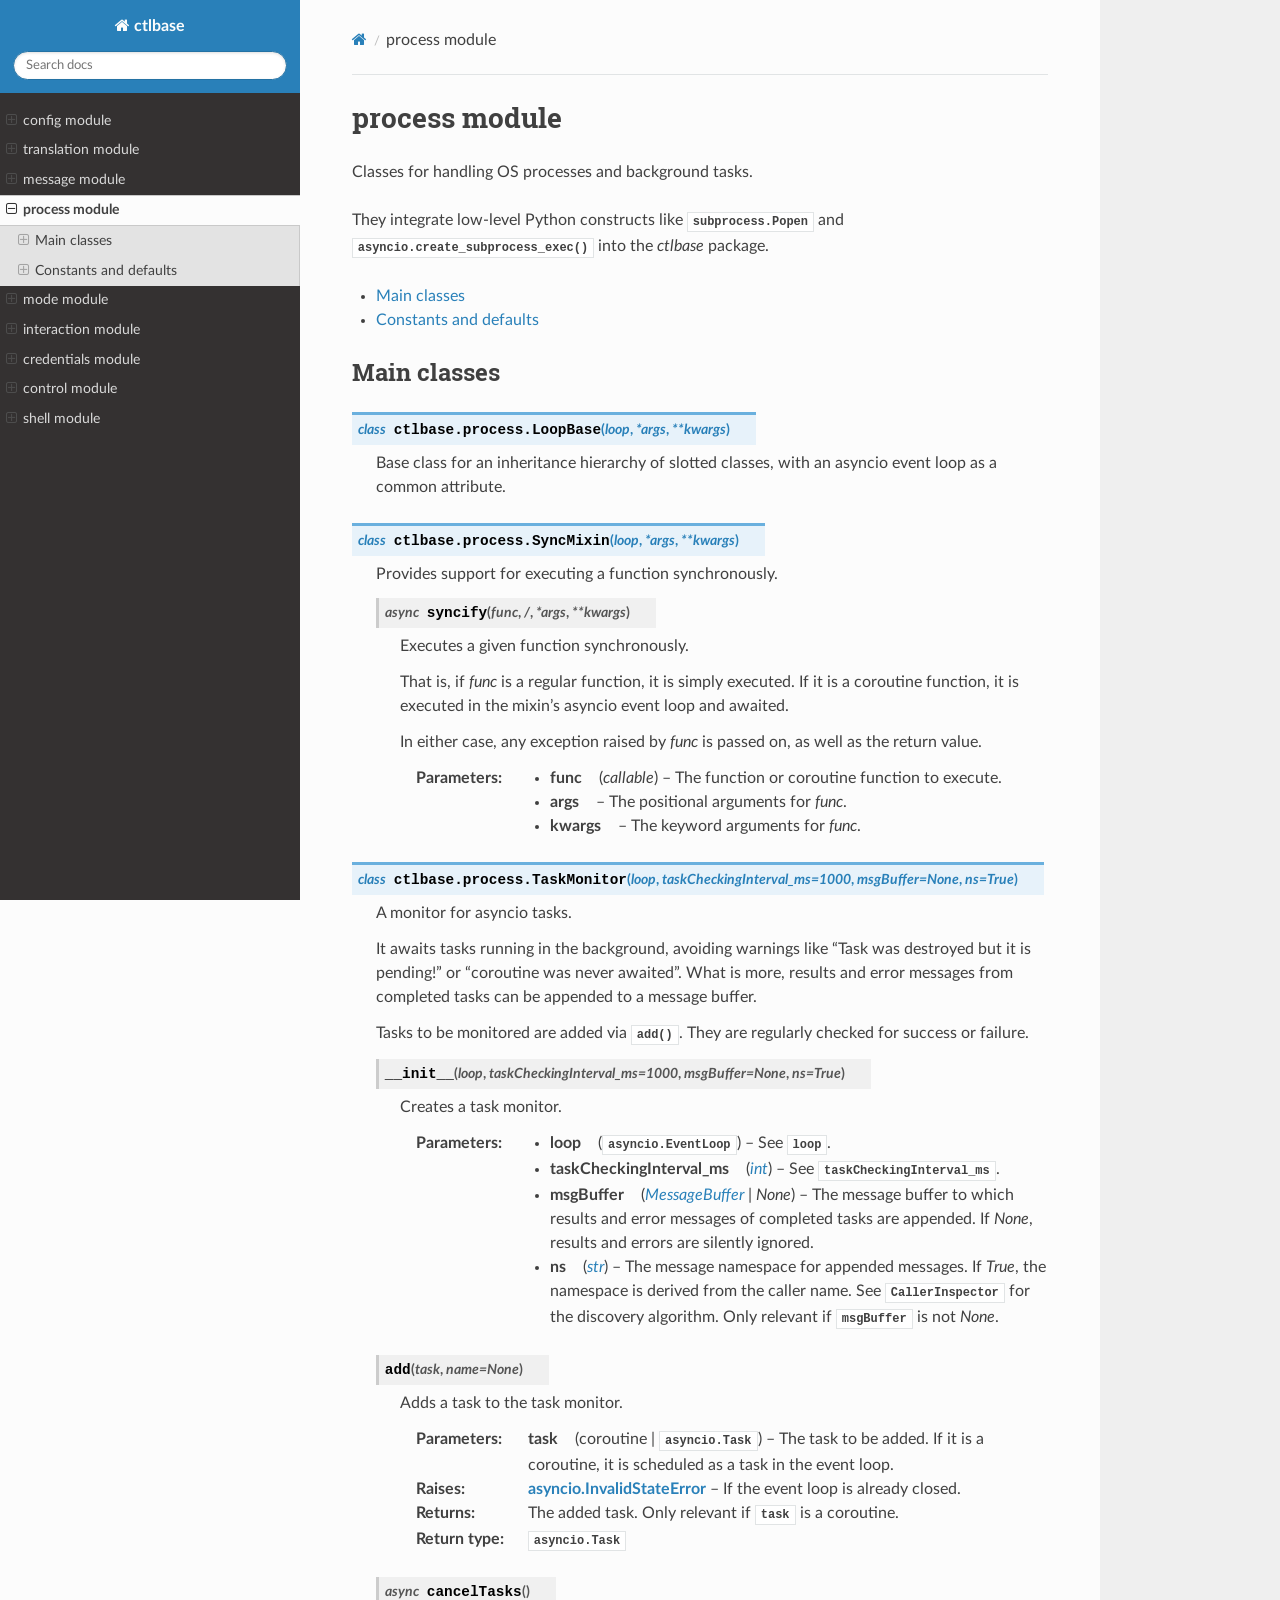
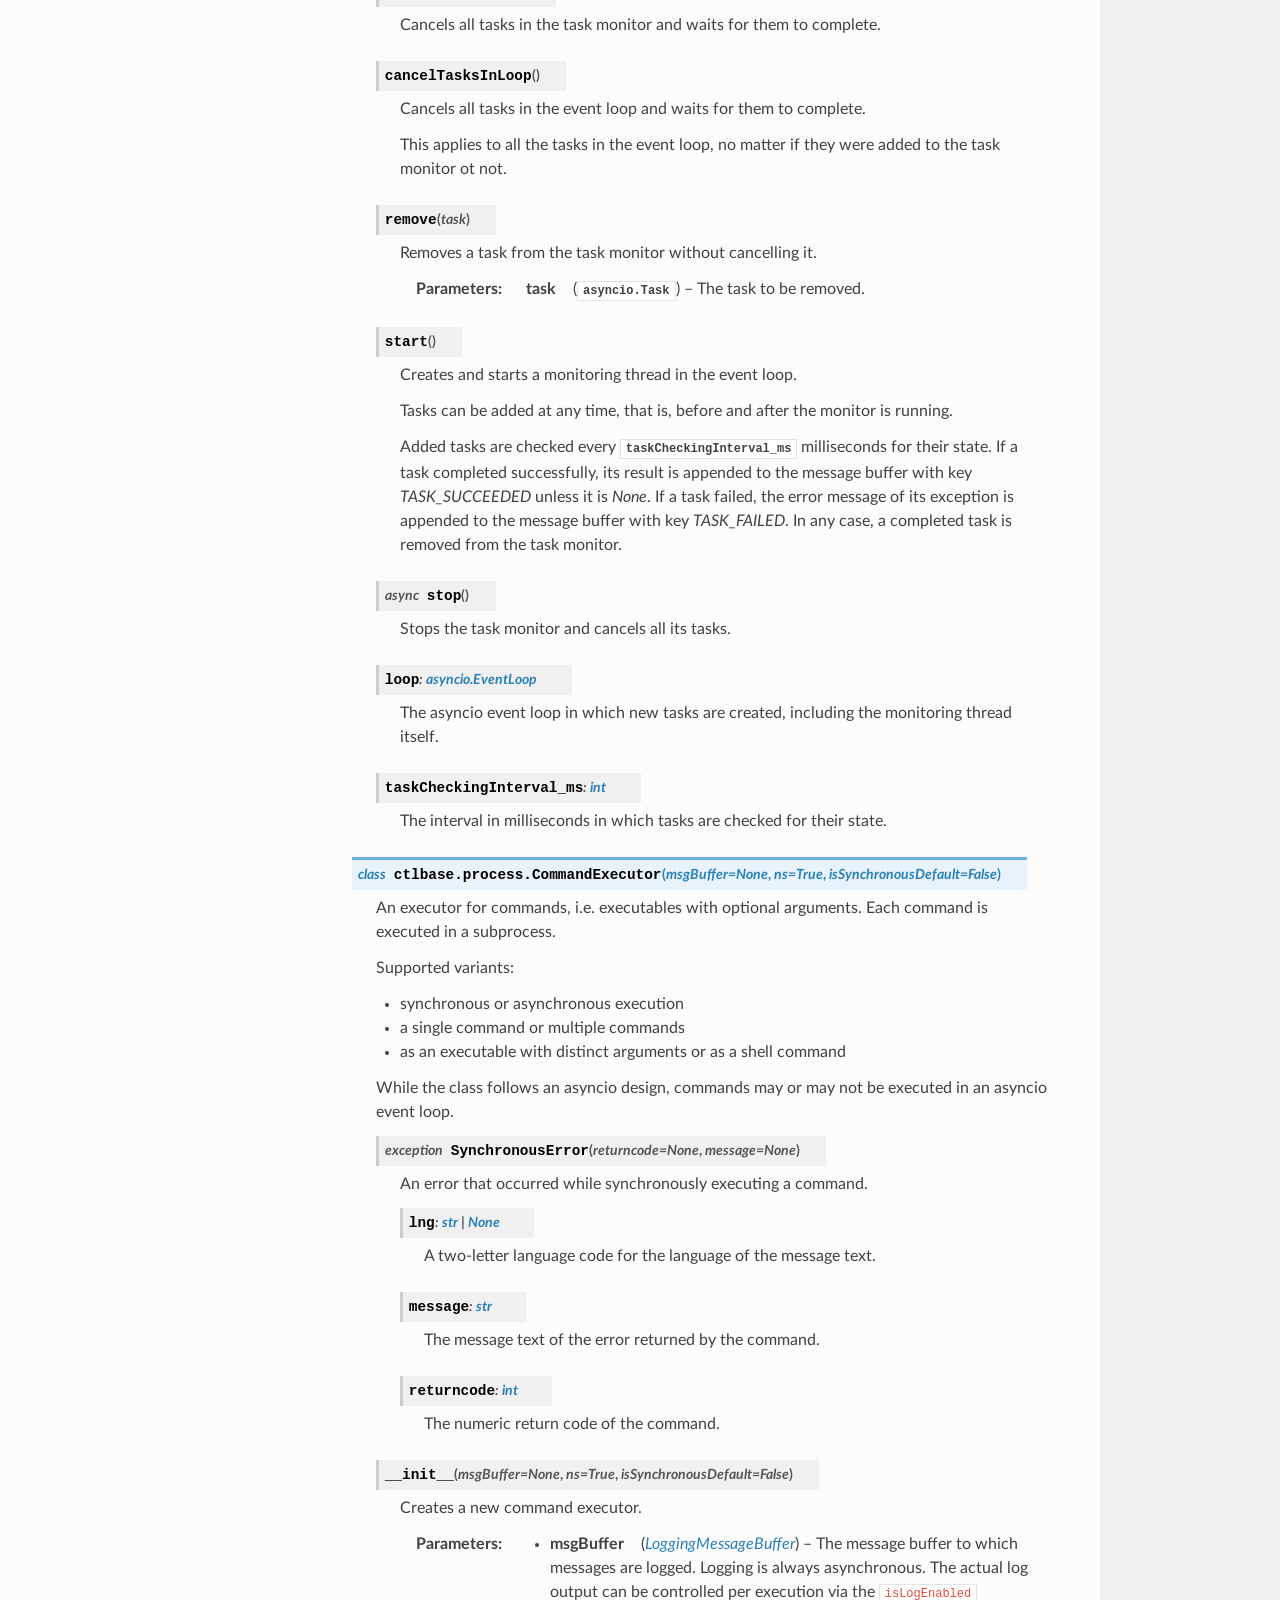
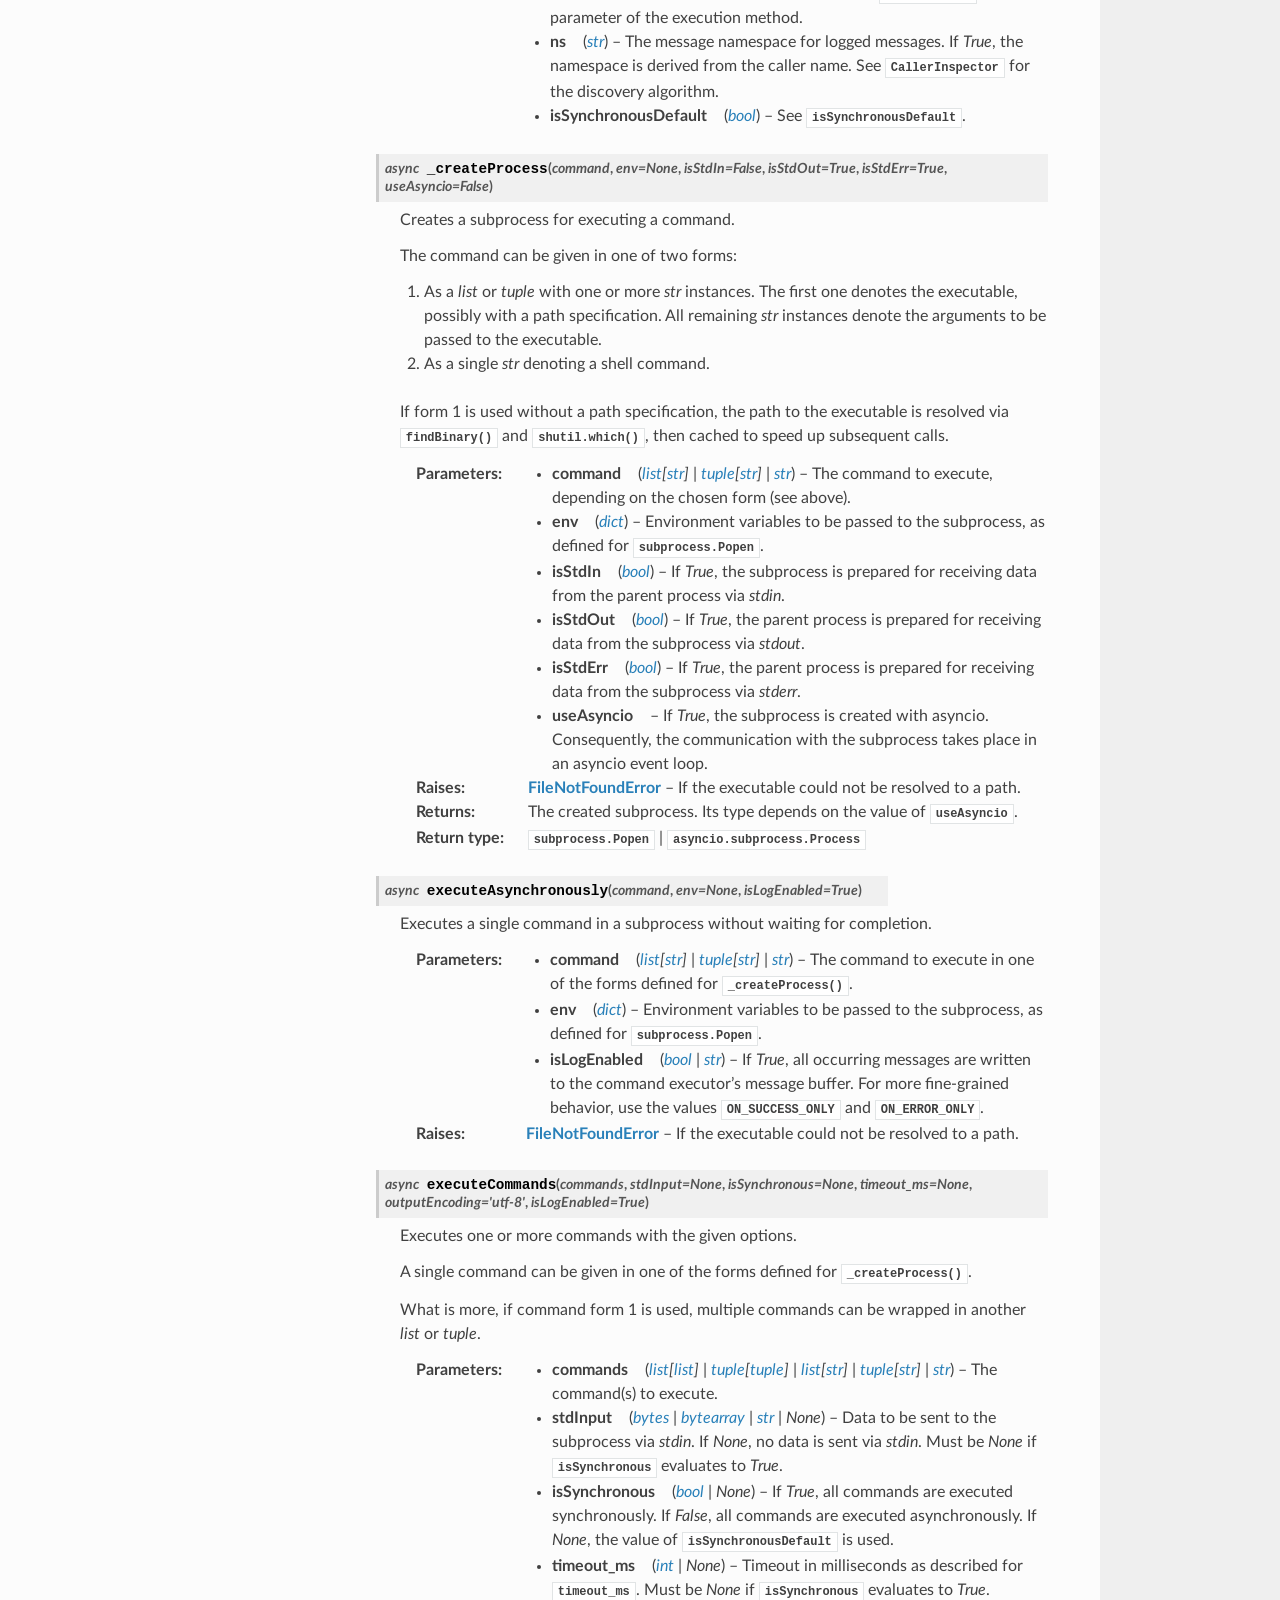
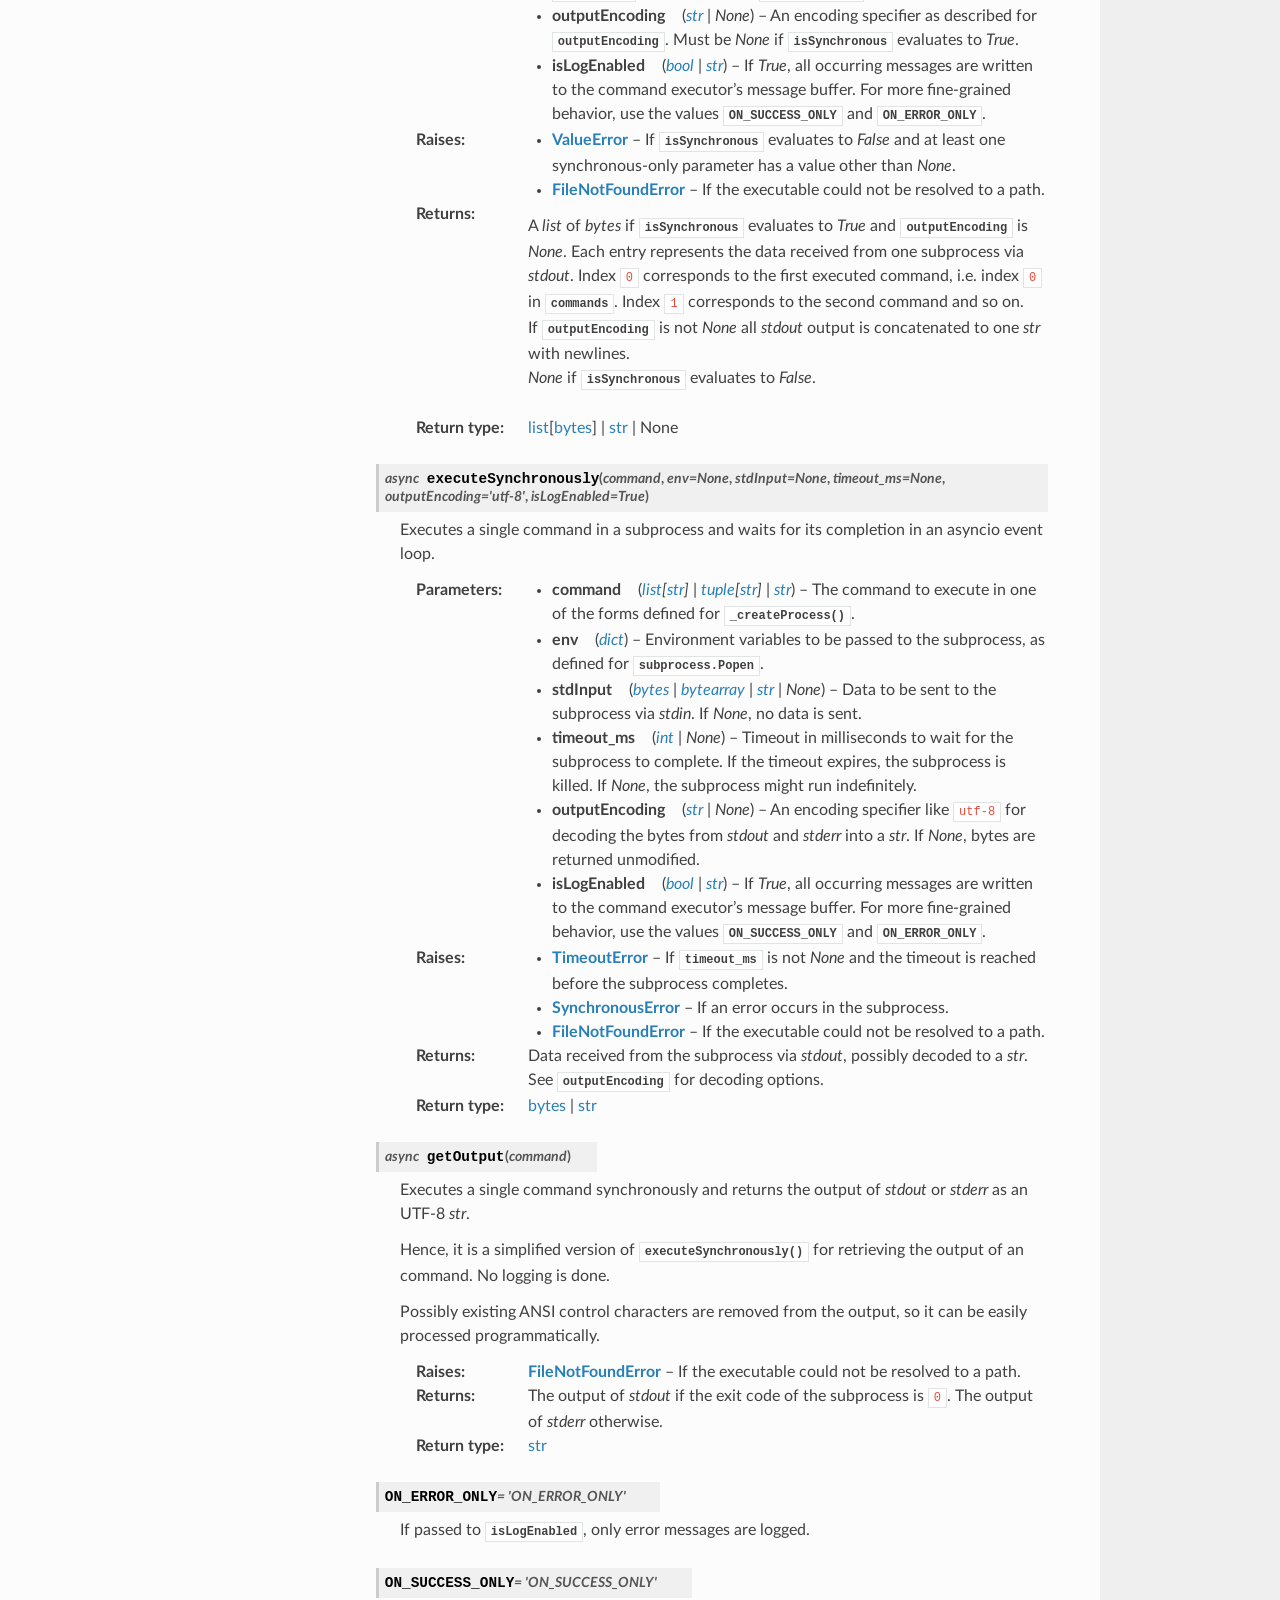
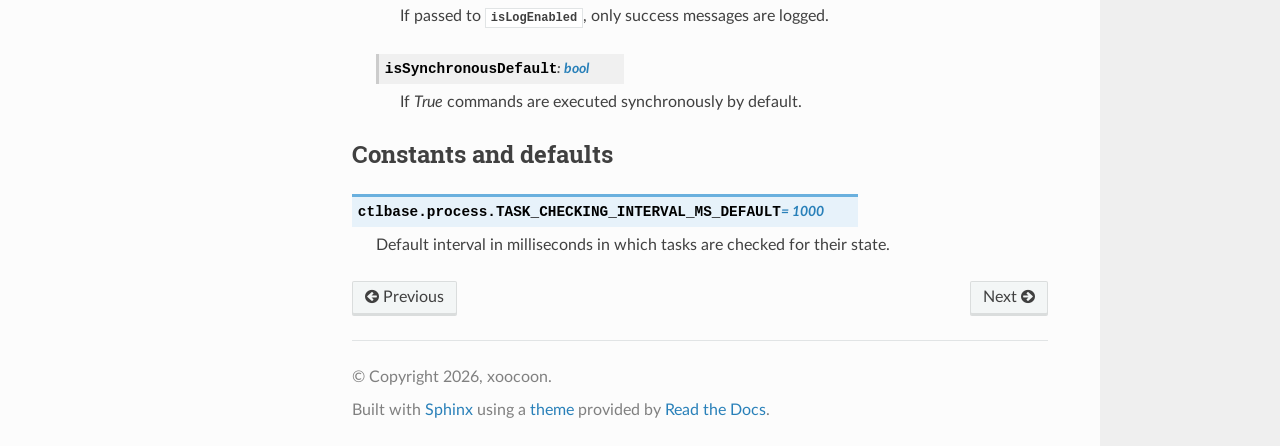
<file: docs/html/process.html>
<!DOCTYPE html>
<html class="writer-html5" lang="en" data-content_root="./">
<head>
  <meta charset="utf-8" /><meta name="viewport" content="width=device-width, initial-scale=1" />

  <meta name="viewport" content="width=device-width, initial-scale=1.0" />
  <title>process module &mdash; ctlbase 1.0a3 documentation</title>
      <link rel="stylesheet" type="text/css" href="_static/pygments.css?v=b86133f3" />
      <link rel="stylesheet" type="text/css" href="_static/css/theme.css?v=9edc463e" />
      <link rel="stylesheet" type="text/css" href="_static/sphinx_paramlinks.css" />

  
      <script src="_static/jquery.js?v=5d32c60e"></script>
      <script src="_static/_sphinx_javascript_frameworks_compat.js?v=2cd50e6c"></script>
      <script src="_static/documentation_options.js?v=a35e1e6e"></script>
      <script src="_static/doctools.js?v=9a2dae69"></script>
      <script src="_static/sphinx_highlight.js?v=dc90522c"></script>
    <script src="_static/js/theme.js"></script>
    <link rel="index" title="Index" href="genindex.html" />
    <link rel="search" title="Search" href="search.html" />
    <link rel="next" title="mode module" href="mode.html" />
    <link rel="prev" title="message module" href="message.html" /> 
</head>

<body class="wy-body-for-nav"> 
  <div class="wy-grid-for-nav">
    <nav data-toggle="wy-nav-shift" class="wy-nav-side">
      <div class="wy-side-scroll">
        <div class="wy-side-nav-search" >

          
          
          <a href="index.html" class="icon icon-home">
            ctlbase
          </a>
<div role="search">
  <form id="rtd-search-form" class="wy-form" action="search.html" method="get">
    <input type="text" name="q" placeholder="Search docs" aria-label="Search docs" />
    <input type="hidden" name="check_keywords" value="yes" />
    <input type="hidden" name="area" value="default" />
  </form>
</div>
        </div><div class="wy-menu wy-menu-vertical" data-spy="affix" role="navigation" aria-label="Navigation menu">
              <ul class="current">
<li class="toctree-l1"><a class="reference internal" href="config.html">config module</a><ul>
<li class="toctree-l2"><a class="reference internal" href="config.html#main-classes">Main classes</a><ul>
<li class="toctree-l3"><a class="reference internal" href="config.html#ctlbase.config.CallerInspector"><code class="docutils literal notranslate"><span class="pre">CallerInspector</span></code></a><ul>
<li class="toctree-l4"><a class="reference internal" href="config.html#ctlbase.config.CallerInspector.__init__"><code class="docutils literal notranslate"><span class="pre">CallerInspector.__init__()</span></code></a></li>
<li class="toctree-l4"><a class="reference internal" href="config.html#ctlbase.config.CallerInspector.getName"><code class="docutils literal notranslate"><span class="pre">CallerInspector.getName()</span></code></a></li>
<li class="toctree-l4"><a class="reference internal" href="config.html#ctlbase.config.CallerInspector.getPath"><code class="docutils literal notranslate"><span class="pre">CallerInspector.getPath()</span></code></a></li>
</ul>
</li>
<li class="toctree-l3"><a class="reference internal" href="config.html#ctlbase.config.FileHelper"><code class="docutils literal notranslate"><span class="pre">FileHelper</span></code></a><ul>
<li class="toctree-l4"><a class="reference internal" href="config.html#ctlbase.config.FileHelper.Type"><code class="docutils literal notranslate"><span class="pre">FileHelper.Type</span></code></a></li>
<li class="toctree-l4"><a class="reference internal" href="config.html#ctlbase.config.FileHelper.find"><code class="docutils literal notranslate"><span class="pre">FileHelper.find()</span></code></a></li>
<li class="toctree-l4"><a class="reference internal" href="config.html#ctlbase.config.FileHelper.findBinary"><code class="docutils literal notranslate"><span class="pre">FileHelper.findBinary()</span></code></a></li>
<li class="toctree-l4"><a class="reference internal" href="config.html#ctlbase.config.FileHelper.findConfig"><code class="docutils literal notranslate"><span class="pre">FileHelper.findConfig()</span></code></a></li>
<li class="toctree-l4"><a class="reference internal" href="config.html#ctlbase.config.FileHelper.findTranslation"><code class="docutils literal notranslate"><span class="pre">FileHelper.findTranslation()</span></code></a></li>
<li class="toctree-l4"><a class="reference internal" href="config.html#ctlbase.config.FileHelper.BIN_LOCATIONS"><code class="docutils literal notranslate"><span class="pre">FileHelper.BIN_LOCATIONS</span></code></a></li>
<li class="toctree-l4"><a class="reference internal" href="config.html#ctlbase.config.FileHelper.CONFIG_LOCATIONS"><code class="docutils literal notranslate"><span class="pre">FileHelper.CONFIG_LOCATIONS</span></code></a></li>
<li class="toctree-l4"><a class="reference internal" href="config.html#ctlbase.config.FileHelper.TRANSLATION_LOCATIONS"><code class="docutils literal notranslate"><span class="pre">FileHelper.TRANSLATION_LOCATIONS</span></code></a></li>
</ul>
</li>
<li class="toctree-l3"><a class="reference internal" href="config.html#ctlbase.config.BashHelper"><code class="docutils literal notranslate"><span class="pre">BashHelper</span></code></a><ul>
<li class="toctree-l4"><a class="reference internal" href="config.html#ctlbase.config.BashHelper.Array"><code class="docutils literal notranslate"><span class="pre">BashHelper.Array</span></code></a></li>
<li class="toctree-l4"><a class="reference internal" href="config.html#ctlbase.config.BashHelper.Scalar"><code class="docutils literal notranslate"><span class="pre">BashHelper.Scalar</span></code></a></li>
<li class="toctree-l4"><a class="reference internal" href="config.html#ctlbase.config.BashHelper.parseConfig"><code class="docutils literal notranslate"><span class="pre">BashHelper.parseConfig()</span></code></a></li>
</ul>
</li>
</ul>
</li>
<li class="toctree-l2"><a class="reference internal" href="config.html#constants-and-defaults">Constants and defaults</a><ul>
<li class="toctree-l3"><a class="reference internal" href="config.html#ctlbase.config.Caller"><code class="docutils literal notranslate"><span class="pre">Caller</span></code></a></li>
<li class="toctree-l3"><a class="reference internal" href="config.html#ctlbase.config.TRUE_VALUE_PATTERN"><code class="docutils literal notranslate"><span class="pre">TRUE_VALUE_PATTERN</span></code></a></li>
<li class="toctree-l3"><a class="reference internal" href="config.html#ctlbase.config.FALSE_VALUE_PATTERN"><code class="docutils literal notranslate"><span class="pre">FALSE_VALUE_PATTERN</span></code></a></li>
</ul>
</li>
</ul>
</li>
<li class="toctree-l1"><a class="reference internal" href="translation.html">translation module</a><ul>
<li class="toctree-l2"><a class="reference internal" href="translation.html#main-classes">Main classes</a><ul>
<li class="toctree-l3"><a class="reference internal" href="translation.html#ctlbase.translation.TranslationManager"><code class="docutils literal notranslate"><span class="pre">TranslationManager</span></code></a><ul>
<li class="toctree-l4"><a class="reference internal" href="translation.html#ctlbase.translation.TranslationManager.__init__"><code class="docutils literal notranslate"><span class="pre">TranslationManager.__init__()</span></code></a></li>
<li class="toctree-l4"><a class="reference internal" href="translation.html#ctlbase.translation.TranslationManager.changeLanguage"><code class="docutils literal notranslate"><span class="pre">TranslationManager.changeLanguage()</span></code></a></li>
<li class="toctree-l4"><a class="reference internal" href="translation.html#ctlbase.translation.TranslationManager.loadLanguages"><code class="docutils literal notranslate"><span class="pre">TranslationManager.loadLanguages()</span></code></a></li>
<li class="toctree-l4"><a class="reference internal" href="translation.html#ctlbase.translation.TranslationManager.translate"><code class="docutils literal notranslate"><span class="pre">TranslationManager.translate()</span></code></a></li>
<li class="toctree-l4"><a class="reference internal" href="translation.html#ctlbase.translation.TranslationManager.language"><code class="docutils literal notranslate"><span class="pre">TranslationManager.language</span></code></a></li>
</ul>
</li>
</ul>
</li>
<li class="toctree-l2"><a class="reference internal" href="translation.html#constants-and-defaults">Constants and defaults</a><ul>
<li class="toctree-l3"><a class="reference internal" href="translation.html#ctlbase.translation.Translation"><code class="docutils literal notranslate"><span class="pre">Translation</span></code></a></li>
</ul>
</li>
</ul>
</li>
<li class="toctree-l1"><a class="reference internal" href="message.html">message module</a><ul>
<li class="toctree-l2"><a class="reference internal" href="message.html#main-classes">Main classes</a><ul>
<li class="toctree-l3"><a class="reference internal" href="message.html#ctlbase.message.Message"><code class="docutils literal notranslate"><span class="pre">Message</span></code></a><ul>
<li class="toctree-l4"><a class="reference internal" href="message.html#ctlbase.message.Message.__eq__"><code class="docutils literal notranslate"><span class="pre">Message.__eq__()</span></code></a></li>
<li class="toctree-l4"><a class="reference internal" href="message.html#ctlbase.message.Message.__init__"><code class="docutils literal notranslate"><span class="pre">Message.__init__()</span></code></a></li>
<li class="toctree-l4"><a class="reference internal" href="message.html#ctlbase.message.Message.fromDict"><code class="docutils literal notranslate"><span class="pre">Message.fromDict()</span></code></a></li>
<li class="toctree-l4"><a class="reference internal" href="message.html#ctlbase.message.Message.fromJson"><code class="docutils literal notranslate"><span class="pre">Message.fromJson()</span></code></a></li>
<li class="toctree-l4"><a class="reference internal" href="message.html#ctlbase.message.Message.getTextLngs"><code class="docutils literal notranslate"><span class="pre">Message.getTextLngs()</span></code></a></li>
<li class="toctree-l4"><a class="reference internal" href="message.html#ctlbase.message.Message.toColoredText"><code class="docutils literal notranslate"><span class="pre">Message.toColoredText()</span></code></a></li>
<li class="toctree-l4"><a class="reference internal" href="message.html#ctlbase.message.Message.toJson"><code class="docutils literal notranslate"><span class="pre">Message.toJson()</span></code></a></li>
<li class="toctree-l4"><a class="reference internal" href="message.html#ctlbase.message.Message.toText"><code class="docutils literal notranslate"><span class="pre">Message.toText()</span></code></a></li>
<li class="toctree-l4"><a class="reference internal" href="message.html#ctlbase.message.Message.arguments"><code class="docutils literal notranslate"><span class="pre">Message.arguments</span></code></a></li>
<li class="toctree-l4"><a class="reference internal" href="message.html#ctlbase.message.Message.correlationId"><code class="docutils literal notranslate"><span class="pre">Message.correlationId</span></code></a></li>
<li class="toctree-l4"><a class="reference internal" href="message.html#ctlbase.message.Message.key"><code class="docutils literal notranslate"><span class="pre">Message.key</span></code></a></li>
<li class="toctree-l4"><a class="reference internal" href="message.html#ctlbase.message.Message.ns"><code class="docutils literal notranslate"><span class="pre">Message.ns</span></code></a></li>
<li class="toctree-l4"><a class="reference internal" href="message.html#ctlbase.message.Message.severity"><code class="docutils literal notranslate"><span class="pre">Message.severity</span></code></a></li>
<li class="toctree-l4"><a class="reference internal" href="message.html#ctlbase.message.Message.textEn"><code class="docutils literal notranslate"><span class="pre">Message.textEn</span></code></a></li>
<li class="toctree-l4"><a class="reference internal" href="message.html#ctlbase.message.Message.timestamp_iso"><code class="docutils literal notranslate"><span class="pre">Message.timestamp_iso</span></code></a></li>
</ul>
</li>
<li class="toctree-l3"><a class="reference internal" href="message.html#ctlbase.message.ErrorMessage"><code class="docutils literal notranslate"><span class="pre">ErrorMessage</span></code></a><ul>
<li class="toctree-l4"><a class="reference internal" href="message.html#ctlbase.message.ErrorMessage.__init__"><code class="docutils literal notranslate"><span class="pre">ErrorMessage.__init__()</span></code></a></li>
<li class="toctree-l4"><a class="reference internal" href="message.html#ctlbase.message.ErrorMessage.exitCode"><code class="docutils literal notranslate"><span class="pre">ErrorMessage.exitCode</span></code></a></li>
</ul>
</li>
<li class="toctree-l3"><a class="reference internal" href="message.html#ctlbase.message.MessageBuffer"><code class="docutils literal notranslate"><span class="pre">MessageBuffer</span></code></a><ul>
<li class="toctree-l4"><a class="reference internal" href="message.html#ctlbase.message.MessageBuffer.__init__"><code class="docutils literal notranslate"><span class="pre">MessageBuffer.__init__()</span></code></a></li>
<li class="toctree-l4"><a class="reference internal" href="message.html#ctlbase.message.MessageBuffer.addTranslations"><code class="docutils literal notranslate"><span class="pre">MessageBuffer.addTranslations()</span></code></a></li>
<li class="toctree-l4"><a class="reference internal" href="message.html#ctlbase.message.MessageBuffer.append"><code class="docutils literal notranslate"><span class="pre">MessageBuffer.append()</span></code></a></li>
<li class="toctree-l4"><a class="reference internal" href="message.html#ctlbase.message.MessageBuffer.appendBuffer"><code class="docutils literal notranslate"><span class="pre">MessageBuffer.appendBuffer()</span></code></a></li>
<li class="toctree-l4"><a class="reference internal" href="message.html#ctlbase.message.MessageBuffer.appendJson"><code class="docutils literal notranslate"><span class="pre">MessageBuffer.appendJson()</span></code></a></li>
<li class="toctree-l4"><a class="reference internal" href="message.html#ctlbase.message.MessageBuffer.clear"><code class="docutils literal notranslate"><span class="pre">MessageBuffer.clear()</span></code></a></li>
<li class="toctree-l4"><a class="reference internal" href="message.html#ctlbase.message.MessageBuffer.getExitCode"><code class="docutils literal notranslate"><span class="pre">MessageBuffer.getExitCode()</span></code></a></li>
<li class="toctree-l4"><a class="reference internal" href="message.html#ctlbase.message.MessageBuffer.getJson"><code class="docutils literal notranslate"><span class="pre">MessageBuffer.getJson()</span></code></a></li>
<li class="toctree-l4"><a class="reference internal" href="message.html#ctlbase.message.MessageBuffer.getList"><code class="docutils literal notranslate"><span class="pre">MessageBuffer.getList()</span></code></a></li>
<li class="toctree-l4"><a class="reference internal" href="message.html#ctlbase.message.MessageBuffer.getText"><code class="docutils literal notranslate"><span class="pre">MessageBuffer.getText()</span></code></a></li>
<li class="toctree-l4"><a class="reference internal" href="message.html#ctlbase.message.MessageBuffer.hasKey"><code class="docutils literal notranslate"><span class="pre">MessageBuffer.hasKey()</span></code></a></li>
<li class="toctree-l4"><a class="reference internal" href="message.html#ctlbase.message.MessageBuffer.hasSeverity"><code class="docutils literal notranslate"><span class="pre">MessageBuffer.hasSeverity()</span></code></a></li>
<li class="toctree-l4"><a class="reference internal" href="message.html#ctlbase.message.MessageBuffer.printText"><code class="docutils literal notranslate"><span class="pre">MessageBuffer.printText()</span></code></a></li>
<li class="toctree-l4"><a class="reference internal" href="message.html#ctlbase.message.MessageBuffer.isColoringDefault"><code class="docutils literal notranslate"><span class="pre">MessageBuffer.isColoringDefault</span></code></a></li>
<li class="toctree-l4"><a class="reference internal" href="message.html#ctlbase.message.MessageBuffer.lngDefault"><code class="docutils literal notranslate"><span class="pre">MessageBuffer.lngDefault</span></code></a></li>
<li class="toctree-l4"><a class="reference internal" href="message.html#ctlbase.message.MessageBuffer.nsDefault"><code class="docutils literal notranslate"><span class="pre">MessageBuffer.nsDefault</span></code></a></li>
</ul>
</li>
<li class="toctree-l3"><a class="reference internal" href="message.html#ctlbase.message.LoggingMessageBuffer"><code class="docutils literal notranslate"><span class="pre">LoggingMessageBuffer</span></code></a><ul>
<li class="toctree-l4"><a class="reference internal" href="message.html#ctlbase.message.LoggingMessageBuffer.__init__"><code class="docutils literal notranslate"><span class="pre">LoggingMessageBuffer.__init__()</span></code></a></li>
<li class="toctree-l4"><a class="reference internal" href="message.html#ctlbase.message.LoggingMessageBuffer.append"><code class="docutils literal notranslate"><span class="pre">LoggingMessageBuffer.append()</span></code></a></li>
<li class="toctree-l4"><a class="reference internal" href="message.html#ctlbase.message.LoggingMessageBuffer.close"><code class="docutils literal notranslate"><span class="pre">LoggingMessageBuffer.close()</span></code></a></li>
<li class="toctree-l4"><a class="reference internal" href="message.html#ctlbase.message.LoggingMessageBuffer.openLog"><code class="docutils literal notranslate"><span class="pre">LoggingMessageBuffer.openLog()</span></code></a></li>
<li class="toctree-l4"><a class="reference internal" href="message.html#ctlbase.message.LoggingMessageBuffer.firstColumnFormatStr"><code class="docutils literal notranslate"><span class="pre">LoggingMessageBuffer.firstColumnFormatStr</span></code></a></li>
<li class="toctree-l4"><a class="reference internal" href="message.html#ctlbase.message.LoggingMessageBuffer.isLogImmediately"><code class="docutils literal notranslate"><span class="pre">LoggingMessageBuffer.isLogImmediately</span></code></a></li>
<li class="toctree-l4"><a class="reference internal" href="message.html#ctlbase.message.LoggingMessageBuffer.isLogToConsole"><code class="docutils literal notranslate"><span class="pre">LoggingMessageBuffer.isLogToConsole</span></code></a></li>
<li class="toctree-l4"><a class="reference internal" href="message.html#ctlbase.message.LoggingMessageBuffer.logPath"><code class="docutils literal notranslate"><span class="pre">LoggingMessageBuffer.logPath</span></code></a></li>
</ul>
</li>
<li class="toctree-l3"><a class="reference internal" href="message.html#ctlbase.message.MessageIterator"><code class="docutils literal notranslate"><span class="pre">MessageIterator</span></code></a><ul>
<li class="toctree-l4"><a class="reference internal" href="message.html#ctlbase.message.MessageIterator.Format"><code class="docutils literal notranslate"><span class="pre">MessageIterator.Format</span></code></a></li>
<li class="toctree-l4"><a class="reference internal" href="message.html#ctlbase.message.MessageIterator.__init__"><code class="docutils literal notranslate"><span class="pre">MessageIterator.__init__()</span></code></a></li>
</ul>
</li>
</ul>
</li>
<li class="toctree-l2"><a class="reference internal" href="message.html#constants-and-defaults">Constants and defaults</a><ul>
<li class="toctree-l3"><a class="reference internal" href="message.html#ctlbase.message.Severity"><code class="docutils literal notranslate"><span class="pre">Severity</span></code></a><ul>
<li class="toctree-l4"><a class="reference internal" href="message.html#ctlbase.message.Severity.DEBUG"><code class="docutils literal notranslate"><span class="pre">Severity.DEBUG</span></code></a></li>
<li class="toctree-l4"><a class="reference internal" href="message.html#ctlbase.message.Severity.ERROR"><code class="docutils literal notranslate"><span class="pre">Severity.ERROR</span></code></a></li>
<li class="toctree-l4"><a class="reference internal" href="message.html#ctlbase.message.Severity.NORMAL"><code class="docutils literal notranslate"><span class="pre">Severity.NORMAL</span></code></a></li>
<li class="toctree-l4"><a class="reference internal" href="message.html#ctlbase.message.Severity.SUCCESS"><code class="docutils literal notranslate"><span class="pre">Severity.SUCCESS</span></code></a></li>
<li class="toctree-l4"><a class="reference internal" href="message.html#ctlbase.message.Severity.VERBOSE"><code class="docutils literal notranslate"><span class="pre">Severity.VERBOSE</span></code></a></li>
<li class="toctree-l4"><a class="reference internal" href="message.html#ctlbase.message.Severity.WARNING"><code class="docutils literal notranslate"><span class="pre">Severity.WARNING</span></code></a></li>
</ul>
</li>
<li class="toctree-l3"><a class="reference internal" href="message.html#ctlbase.message.SEVERITY_FILTER_DEFAULT"><code class="docutils literal notranslate"><span class="pre">SEVERITY_FILTER_DEFAULT</span></code></a></li>
<li class="toctree-l3"><a class="reference internal" href="message.html#ctlbase.message.COLOR_PRINT_ENVKEY"><code class="docutils literal notranslate"><span class="pre">COLOR_PRINT_ENVKEY</span></code></a></li>
</ul>
</li>
</ul>
</li>
<li class="toctree-l1 current"><a class="current reference internal" href="#">process module</a><ul>
<li class="toctree-l2"><a class="reference internal" href="#main-classes">Main classes</a><ul>
<li class="toctree-l3"><a class="reference internal" href="#ctlbase.process.LoopBase"><code class="docutils literal notranslate"><span class="pre">LoopBase</span></code></a></li>
<li class="toctree-l3"><a class="reference internal" href="#ctlbase.process.SyncMixin"><code class="docutils literal notranslate"><span class="pre">SyncMixin</span></code></a><ul>
<li class="toctree-l4"><a class="reference internal" href="#ctlbase.process.SyncMixin.syncify"><code class="docutils literal notranslate"><span class="pre">SyncMixin.syncify()</span></code></a></li>
</ul>
</li>
<li class="toctree-l3"><a class="reference internal" href="#ctlbase.process.TaskMonitor"><code class="docutils literal notranslate"><span class="pre">TaskMonitor</span></code></a><ul>
<li class="toctree-l4"><a class="reference internal" href="#ctlbase.process.TaskMonitor.__init__"><code class="docutils literal notranslate"><span class="pre">TaskMonitor.__init__()</span></code></a></li>
<li class="toctree-l4"><a class="reference internal" href="#ctlbase.process.TaskMonitor.add"><code class="docutils literal notranslate"><span class="pre">TaskMonitor.add()</span></code></a></li>
<li class="toctree-l4"><a class="reference internal" href="#ctlbase.process.TaskMonitor.cancelTasks"><code class="docutils literal notranslate"><span class="pre">TaskMonitor.cancelTasks()</span></code></a></li>
<li class="toctree-l4"><a class="reference internal" href="#ctlbase.process.TaskMonitor.cancelTasksInLoop"><code class="docutils literal notranslate"><span class="pre">TaskMonitor.cancelTasksInLoop()</span></code></a></li>
<li class="toctree-l4"><a class="reference internal" href="#ctlbase.process.TaskMonitor.remove"><code class="docutils literal notranslate"><span class="pre">TaskMonitor.remove()</span></code></a></li>
<li class="toctree-l4"><a class="reference internal" href="#ctlbase.process.TaskMonitor.start"><code class="docutils literal notranslate"><span class="pre">TaskMonitor.start()</span></code></a></li>
<li class="toctree-l4"><a class="reference internal" href="#ctlbase.process.TaskMonitor.stop"><code class="docutils literal notranslate"><span class="pre">TaskMonitor.stop()</span></code></a></li>
<li class="toctree-l4"><a class="reference internal" href="#ctlbase.process.TaskMonitor.loop"><code class="docutils literal notranslate"><span class="pre">TaskMonitor.loop</span></code></a></li>
<li class="toctree-l4"><a class="reference internal" href="#ctlbase.process.TaskMonitor.taskCheckingInterval_ms"><code class="docutils literal notranslate"><span class="pre">TaskMonitor.taskCheckingInterval_ms</span></code></a></li>
</ul>
</li>
<li class="toctree-l3"><a class="reference internal" href="#ctlbase.process.CommandExecutor"><code class="docutils literal notranslate"><span class="pre">CommandExecutor</span></code></a><ul>
<li class="toctree-l4"><a class="reference internal" href="#ctlbase.process.CommandExecutor.SynchronousError"><code class="docutils literal notranslate"><span class="pre">CommandExecutor.SynchronousError</span></code></a></li>
<li class="toctree-l4"><a class="reference internal" href="#ctlbase.process.CommandExecutor.__init__"><code class="docutils literal notranslate"><span class="pre">CommandExecutor.__init__()</span></code></a></li>
<li class="toctree-l4"><a class="reference internal" href="#ctlbase.process.CommandExecutor._createProcess"><code class="docutils literal notranslate"><span class="pre">CommandExecutor._createProcess()</span></code></a></li>
<li class="toctree-l4"><a class="reference internal" href="#ctlbase.process.CommandExecutor.executeAsynchronously"><code class="docutils literal notranslate"><span class="pre">CommandExecutor.executeAsynchronously()</span></code></a></li>
<li class="toctree-l4"><a class="reference internal" href="#ctlbase.process.CommandExecutor.executeCommands"><code class="docutils literal notranslate"><span class="pre">CommandExecutor.executeCommands()</span></code></a></li>
<li class="toctree-l4"><a class="reference internal" href="#ctlbase.process.CommandExecutor.executeSynchronously"><code class="docutils literal notranslate"><span class="pre">CommandExecutor.executeSynchronously()</span></code></a></li>
<li class="toctree-l4"><a class="reference internal" href="#ctlbase.process.CommandExecutor.getOutput"><code class="docutils literal notranslate"><span class="pre">CommandExecutor.getOutput()</span></code></a></li>
<li class="toctree-l4"><a class="reference internal" href="#ctlbase.process.CommandExecutor.ON_ERROR_ONLY"><code class="docutils literal notranslate"><span class="pre">CommandExecutor.ON_ERROR_ONLY</span></code></a></li>
<li class="toctree-l4"><a class="reference internal" href="#ctlbase.process.CommandExecutor.ON_SUCCESS_ONLY"><code class="docutils literal notranslate"><span class="pre">CommandExecutor.ON_SUCCESS_ONLY</span></code></a></li>
<li class="toctree-l4"><a class="reference internal" href="#ctlbase.process.CommandExecutor.isSynchronousDefault"><code class="docutils literal notranslate"><span class="pre">CommandExecutor.isSynchronousDefault</span></code></a></li>
</ul>
</li>
</ul>
</li>
<li class="toctree-l2"><a class="reference internal" href="#constants-and-defaults">Constants and defaults</a><ul>
<li class="toctree-l3"><a class="reference internal" href="#ctlbase.process.TASK_CHECKING_INTERVAL_MS_DEFAULT"><code class="docutils literal notranslate"><span class="pre">TASK_CHECKING_INTERVAL_MS_DEFAULT</span></code></a></li>
</ul>
</li>
</ul>
</li>
<li class="toctree-l1"><a class="reference internal" href="mode.html">mode module</a><ul>
<li class="toctree-l2"><a class="reference internal" href="mode.html#main-classes">Main classes</a><ul>
<li class="toctree-l3"><a class="reference internal" href="mode.html#ctlbase.mode.ModeDirHelper"><code class="docutils literal notranslate"><span class="pre">ModeDirHelper</span></code></a><ul>
<li class="toctree-l4"><a class="reference internal" href="mode.html#ctlbase.mode.ModeDirHelper.find"><code class="docutils literal notranslate"><span class="pre">ModeDirHelper.find()</span></code></a></li>
</ul>
</li>
<li class="toctree-l3"><a class="reference internal" href="mode.html#ctlbase.mode.FileModeHandler"><code class="docutils literal notranslate"><span class="pre">FileModeHandler</span></code></a><ul>
<li class="toctree-l4"><a class="reference internal" href="mode.html#ctlbase.mode.FileModeHandler.__init__"><code class="docutils literal notranslate"><span class="pre">FileModeHandler.__init__()</span></code></a></li>
<li class="toctree-l4"><a class="reference internal" href="mode.html#ctlbase.mode.FileModeHandler.activatePending"><code class="docutils literal notranslate"><span class="pre">FileModeHandler.activatePending()</span></code></a></li>
<li class="toctree-l4"><a class="reference internal" href="mode.html#ctlbase.mode.FileModeHandler.getActive"><code class="docutils literal notranslate"><span class="pre">FileModeHandler.getActive()</span></code></a></li>
<li class="toctree-l4"><a class="reference internal" href="mode.html#ctlbase.mode.FileModeHandler.getPending"><code class="docutils literal notranslate"><span class="pre">FileModeHandler.getPending()</span></code></a></li>
<li class="toctree-l4"><a class="reference internal" href="mode.html#ctlbase.mode.FileModeHandler.setActive"><code class="docutils literal notranslate"><span class="pre">FileModeHandler.setActive()</span></code></a></li>
<li class="toctree-l4"><a class="reference internal" href="mode.html#ctlbase.mode.FileModeHandler.setPending"><code class="docutils literal notranslate"><span class="pre">FileModeHandler.setPending()</span></code></a></li>
<li class="toctree-l4"><a class="reference internal" href="mode.html#ctlbase.mode.FileModeHandler.unsetActive"><code class="docutils literal notranslate"><span class="pre">FileModeHandler.unsetActive()</span></code></a></li>
<li class="toctree-l4"><a class="reference internal" href="mode.html#ctlbase.mode.FileModeHandler.unsetPending"><code class="docutils literal notranslate"><span class="pre">FileModeHandler.unsetPending()</span></code></a></li>
</ul>
</li>
</ul>
</li>
<li class="toctree-l2"><a class="reference internal" href="mode.html#constants-and-defaults">Constants and defaults</a><ul>
<li class="toctree-l3"><a class="reference internal" href="mode.html#ctlbase.mode.TIMEOUT_DEFAULT_S"><code class="docutils literal notranslate"><span class="pre">TIMEOUT_DEFAULT_S</span></code></a></li>
<li class="toctree-l3"><a class="reference internal" href="mode.html#ctlbase.mode.BASE_DIR_PATH_DEFAULT"><code class="docutils literal notranslate"><span class="pre">BASE_DIR_PATH_DEFAULT</span></code></a></li>
</ul>
</li>
</ul>
</li>
<li class="toctree-l1"><a class="reference internal" href="interaction.html">interaction module</a><ul>
<li class="toctree-l2"><a class="reference internal" href="interaction.html#main-classes">Main classes</a><ul>
<li class="toctree-l3"><a class="reference internal" href="interaction.html#ctlbase.interaction.InteractionManager"><code class="docutils literal notranslate"><span class="pre">InteractionManager</span></code></a><ul>
<li class="toctree-l4"><a class="reference internal" href="interaction.html#ctlbase.interaction.InteractionManager.__init__"><code class="docutils literal notranslate"><span class="pre">InteractionManager.__init__()</span></code></a></li>
<li class="toctree-l4"><a class="reference internal" href="interaction.html#ctlbase.interaction.InteractionManager.promptForCredential"><code class="docutils literal notranslate"><span class="pre">InteractionManager.promptForCredential()</span></code></a></li>
<li class="toctree-l4"><a class="reference internal" href="interaction.html#ctlbase.interaction.InteractionManager.isColoringDefault"><code class="docutils literal notranslate"><span class="pre">InteractionManager.isColoringDefault</span></code></a></li>
</ul>
</li>
</ul>
</li>
<li class="toctree-l2"><a class="reference internal" href="interaction.html#constants-and-defaults">Constants and defaults</a><ul>
<li class="toctree-l3"><a class="reference internal" href="interaction.html#ctlbase.interaction.COLOR_PRINT_ENVKEY"><code class="docutils literal notranslate"><span class="pre">COLOR_PRINT_ENVKEY</span></code></a></li>
<li class="toctree-l3"><a class="reference internal" href="interaction.html#ctlbase.interaction.Interaction"><code class="docutils literal notranslate"><span class="pre">Interaction</span></code></a></li>
</ul>
</li>
</ul>
</li>
<li class="toctree-l1"><a class="reference internal" href="credentials.html">credentials module</a><ul>
<li class="toctree-l2"><a class="reference internal" href="credentials.html#main-classes">Main classes</a><ul>
<li class="toctree-l3"><a class="reference internal" href="credentials.html#ctlbase.credentials.CredentialReader"><code class="docutils literal notranslate"><span class="pre">CredentialReader</span></code></a><ul>
<li class="toctree-l4"><a class="reference internal" href="credentials.html#ctlbase.credentials.CredentialReader.__init__"><code class="docutils literal notranslate"><span class="pre">CredentialReader.__init__()</span></code></a></li>
</ul>
</li>
<li class="toctree-l3"><a class="reference internal" href="credentials.html#ctlbase.credentials.KeyringReader"><code class="docutils literal notranslate"><span class="pre">KeyringReader</span></code></a><ul>
<li class="toctree-l4"><a class="reference internal" href="credentials.html#ctlbase.credentials.KeyringReader.__init__"><code class="docutils literal notranslate"><span class="pre">KeyringReader.__init__()</span></code></a></li>
</ul>
</li>
<li class="toctree-l3"><a class="reference internal" href="credentials.html#ctlbase.credentials.Tpm2Reader"><code class="docutils literal notranslate"><span class="pre">Tpm2Reader</span></code></a><ul>
<li class="toctree-l4"><a class="reference internal" href="credentials.html#ctlbase.credentials.Tpm2Reader.__init__"><code class="docutils literal notranslate"><span class="pre">Tpm2Reader.__init__()</span></code></a></li>
<li class="toctree-l4"><a class="reference internal" href="credentials.html#ctlbase.credentials.Tpm2Reader.PCR_AUTH_DEFAULT"><code class="docutils literal notranslate"><span class="pre">Tpm2Reader.PCR_AUTH_DEFAULT</span></code></a></li>
</ul>
</li>
<li class="toctree-l3"><a class="reference internal" href="credentials.html#ctlbase.credentials.FileReader"><code class="docutils literal notranslate"><span class="pre">FileReader</span></code></a><ul>
<li class="toctree-l4"><a class="reference internal" href="credentials.html#ctlbase.credentials.FileReader.__init__"><code class="docutils literal notranslate"><span class="pre">FileReader.__init__()</span></code></a></li>
</ul>
</li>
<li class="toctree-l3"><a class="reference internal" href="credentials.html#ctlbase.credentials.PromptReader"><code class="docutils literal notranslate"><span class="pre">PromptReader</span></code></a><ul>
<li class="toctree-l4"><a class="reference internal" href="credentials.html#ctlbase.credentials.PromptReader.__init__"><code class="docutils literal notranslate"><span class="pre">PromptReader.__init__()</span></code></a></li>
</ul>
</li>
<li class="toctree-l3"><a class="reference internal" href="credentials.html#ctlbase.credentials.BaseReader"><code class="docutils literal notranslate"><span class="pre">BaseReader</span></code></a><ul>
<li class="toctree-l4"><a class="reference internal" href="credentials.html#ctlbase.credentials.BaseReader.__init__"><code class="docutils literal notranslate"><span class="pre">BaseReader.__init__()</span></code></a></li>
<li class="toctree-l4"><a class="reference internal" href="credentials.html#ctlbase.credentials.BaseReader._readCredential"><code class="docutils literal notranslate"><span class="pre">BaseReader._readCredential()</span></code></a></li>
<li class="toctree-l4"><a class="reference internal" href="credentials.html#ctlbase.credentials.BaseReader.readCredential"><code class="docutils literal notranslate"><span class="pre">BaseReader.readCredential()</span></code></a></li>
<li class="toctree-l4"><a class="reference internal" href="credentials.html#ctlbase.credentials.BaseReader.credentialKeys"><code class="docutils literal notranslate"><span class="pre">BaseReader.credentialKeys</span></code></a></li>
</ul>
</li>
<li class="toctree-l3"><a class="reference internal" href="credentials.html#ctlbase.credentials.TemporaryCredentials"><code class="docutils literal notranslate"><span class="pre">TemporaryCredentials</span></code></a><ul>
<li class="toctree-l4"><a class="reference internal" href="credentials.html#ctlbase.credentials.TemporaryCredentials.Format"><code class="docutils literal notranslate"><span class="pre">TemporaryCredentials.Format</span></code></a></li>
<li class="toctree-l4"><a class="reference internal" href="credentials.html#ctlbase.credentials.TemporaryCredentials.__init__"><code class="docutils literal notranslate"><span class="pre">TemporaryCredentials.__init__()</span></code></a></li>
<li class="toctree-l4"><a class="reference internal" href="credentials.html#ctlbase.credentials.TemporaryCredentials.deleteCredential"><code class="docutils literal notranslate"><span class="pre">TemporaryCredentials.deleteCredential()</span></code></a></li>
<li class="toctree-l4"><a class="reference internal" href="credentials.html#ctlbase.credentials.TemporaryCredentials.delete"><code class="docutils literal notranslate"><span class="pre">TemporaryCredentials.delete</span></code></a></li>
<li class="toctree-l4"><a class="reference internal" href="credentials.html#ctlbase.credentials.TemporaryCredentials.format"><code class="docutils literal notranslate"><span class="pre">TemporaryCredentials.format</span></code></a></li>
<li class="toctree-l4"><a class="reference internal" href="credentials.html#ctlbase.credentials.TemporaryCredentials.mayPrompt"><code class="docutils literal notranslate"><span class="pre">TemporaryCredentials.mayPrompt</span></code></a></li>
<li class="toctree-l4"><a class="reference internal" href="credentials.html#ctlbase.credentials.TemporaryCredentials.mountpoint"><code class="docutils literal notranslate"><span class="pre">TemporaryCredentials.mountpoint</span></code></a></li>
<li class="toctree-l4"><a class="reference internal" href="credentials.html#ctlbase.credentials.TemporaryCredentials.namedTemp"><code class="docutils literal notranslate"><span class="pre">TemporaryCredentials.namedTemp</span></code></a></li>
<li class="toctree-l4"><a class="reference internal" href="credentials.html#ctlbase.credentials.TemporaryCredentials.path"><code class="docutils literal notranslate"><span class="pre">TemporaryCredentials.path</span></code></a></li>
<li class="toctree-l4"><a class="reference internal" href="credentials.html#ctlbase.credentials.TemporaryCredentials.purpose"><code class="docutils literal notranslate"><span class="pre">TemporaryCredentials.purpose</span></code></a></li>
</ul>
</li>
</ul>
</li>
<li class="toctree-l2"><a class="reference internal" href="credentials.html#constants-and-defaults">Constants and defaults</a><ul>
<li class="toctree-l3"><a class="reference internal" href="credentials.html#ctlbase.credentials.CredentialKey"><code class="docutils literal notranslate"><span class="pre">CredentialKey</span></code></a><ul>
<li class="toctree-l4"><a class="reference internal" href="credentials.html#ctlbase.credentials.CredentialKey.CRYPTOPHRASE"><code class="docutils literal notranslate"><span class="pre">CredentialKey.CRYPTOPHRASE</span></code></a></li>
<li class="toctree-l4"><a class="reference internal" href="credentials.html#ctlbase.credentials.CredentialKey.LOGIN"><code class="docutils literal notranslate"><span class="pre">CredentialKey.LOGIN</span></code></a></li>
<li class="toctree-l4"><a class="reference internal" href="credentials.html#ctlbase.credentials.CredentialKey.LOGINNAME"><code class="docutils literal notranslate"><span class="pre">CredentialKey.LOGINNAME</span></code></a></li>
<li class="toctree-l4"><a class="reference internal" href="credentials.html#ctlbase.credentials.CredentialKey.PASSWORD"><code class="docutils literal notranslate"><span class="pre">CredentialKey.PASSWORD</span></code></a></li>
<li class="toctree-l4"><a class="reference internal" href="credentials.html#ctlbase.credentials.CredentialKey.TOTP"><code class="docutils literal notranslate"><span class="pre">CredentialKey.TOTP</span></code></a></li>
<li class="toctree-l4"><a class="reference internal" href="credentials.html#ctlbase.credentials.CredentialKey.USERNAME"><code class="docutils literal notranslate"><span class="pre">CredentialKey.USERNAME</span></code></a></li>
</ul>
</li>
<li class="toctree-l3"><a class="reference internal" href="credentials.html#ctlbase.credentials.CREDENTIALS_DIRECTORY_DEFAULT"><code class="docutils literal notranslate"><span class="pre">CREDENTIALS_DIRECTORY_DEFAULT</span></code></a></li>
</ul>
</li>
</ul>
</li>
<li class="toctree-l1"><a class="reference internal" href="control.html">control module</a><ul>
<li class="toctree-l2"><a class="reference internal" href="control.html#core-concepts">Core concepts</a><ul>
<li class="toctree-l3"><a class="reference internal" href="control.html#control">control</a></li>
<li class="toctree-l3"><a class="reference internal" href="control.html#action">action</a></li>
<li class="toctree-l3"><a class="reference internal" href="control.html#mode">mode</a></li>
<li class="toctree-l3"><a class="reference internal" href="control.html#property">property</a></li>
<li class="toctree-l3"><a class="reference internal" href="control.html#feedback">feedback</a></li>
</ul>
</li>
<li class="toctree-l2"><a class="reference internal" href="control.html#main-classes">Main classes</a><ul>
<li class="toctree-l3"><a class="reference internal" href="control.html#ctlbase.control.Control"><code class="docutils literal notranslate"><span class="pre">Control</span></code></a><ul>
<li class="toctree-l4"><a class="reference internal" href="control.html#ctlbase.control.Control.__init__"><code class="docutils literal notranslate"><span class="pre">Control.__init__()</span></code></a></li>
<li class="toctree-l4"><a class="reference internal" href="control.html#ctlbase.control.Control._actionToGrammarEn"><code class="docutils literal notranslate"><span class="pre">Control._actionToGrammarEn()</span></code></a></li>
<li class="toctree-l4"><a class="reference internal" href="control.html#ctlbase.control.Control._appendMessageFromActionEn"><code class="docutils literal notranslate"><span class="pre">Control._appendMessageFromActionEn()</span></code></a></li>
<li class="toctree-l4"><a class="reference internal" href="control.html#ctlbase.control.Control._createExceptionFromActionEn"><code class="docutils literal notranslate"><span class="pre">Control._createExceptionFromActionEn()</span></code></a></li>
<li class="toctree-l4"><a class="reference internal" href="control.html#ctlbase.control.Control._getPropertiesListsEn"><code class="docutils literal notranslate"><span class="pre">Control._getPropertiesListsEn()</span></code></a></li>
<li class="toctree-l4"><a class="reference internal" href="control.html#ctlbase.control.Control._getProperty"><code class="docutils literal notranslate"><span class="pre">Control._getProperty()</span></code></a></li>
<li class="toctree-l4"><a class="reference internal" href="control.html#ctlbase.control.Control._invalidateCache"><code class="docutils literal notranslate"><span class="pre">Control._invalidateCache()</span></code></a></li>
<li class="toctree-l4"><a class="reference internal" href="control.html#ctlbase.control.Control._performAction"><code class="docutils literal notranslate"><span class="pre">Control._performAction()</span></code></a></li>
<li class="toctree-l4"><a class="reference internal" href="control.html#ctlbase.control.Control._preprocessArgument"><code class="docutils literal notranslate"><span class="pre">Control._preprocessArgument()</span></code></a></li>
<li class="toctree-l4"><a class="reference internal" href="control.html#ctlbase.control.Control.activatePendingMode"><code class="docutils literal notranslate"><span class="pre">Control.activatePendingMode()</span></code></a></li>
<li class="toctree-l4"><a class="reference internal" href="control.html#ctlbase.control.Control.close"><code class="docutils literal notranslate"><span class="pre">Control.close()</span></code></a></li>
<li class="toctree-l4"><a class="reference internal" href="control.html#ctlbase.control.Control.getActiveMode"><code class="docutils literal notranslate"><span class="pre">Control.getActiveMode()</span></code></a></li>
<li class="toctree-l4"><a class="reference internal" href="control.html#ctlbase.control.Control.getPendingMode"><code class="docutils literal notranslate"><span class="pre">Control.getPendingMode()</span></code></a></li>
<li class="toctree-l4"><a class="reference internal" href="control.html#ctlbase.control.Control.getPropertiesJson"><code class="docutils literal notranslate"><span class="pre">Control.getPropertiesJson()</span></code></a></li>
<li class="toctree-l4"><a class="reference internal" href="control.html#ctlbase.control.Control.getPropertiesTextEn"><code class="docutils literal notranslate"><span class="pre">Control.getPropertiesTextEn()</span></code></a></li>
<li class="toctree-l4"><a class="reference internal" href="control.html#ctlbase.control.Control.getProperty"><code class="docutils literal notranslate"><span class="pre">Control.getProperty()</span></code></a></li>
<li class="toctree-l4"><a class="reference internal" href="control.html#ctlbase.control.Control.performAction"><code class="docutils literal notranslate"><span class="pre">Control.performAction()</span></code></a></li>
<li class="toctree-l4"><a class="reference internal" href="control.html#ctlbase.control.Control.setActiveMode"><code class="docutils literal notranslate"><span class="pre">Control.setActiveMode()</span></code></a></li>
<li class="toctree-l4"><a class="reference internal" href="control.html#ctlbase.control.Control.setPendingMode"><code class="docutils literal notranslate"><span class="pre">Control.setPendingMode()</span></code></a></li>
<li class="toctree-l4"><a class="reference internal" href="control.html#ctlbase.control.Control.unsetActiveMode"><code class="docutils literal notranslate"><span class="pre">Control.unsetActiveMode()</span></code></a></li>
<li class="toctree-l4"><a class="reference internal" href="control.html#ctlbase.control.Control.unsetPendingMode"><code class="docutils literal notranslate"><span class="pre">Control.unsetPendingMode()</span></code></a></li>
</ul>
</li>
<li class="toctree-l3"><a class="reference internal" href="control.html#ctlbase.control.ControlEnum"><code class="docutils literal notranslate"><span class="pre">ControlEnum</span></code></a><ul>
<li class="toctree-l4"><a class="reference internal" href="control.html#ctlbase.control.ControlEnum.__eq__"><code class="docutils literal notranslate"><span class="pre">ControlEnum.__eq__()</span></code></a></li>
<li class="toctree-l4"><a class="reference internal" href="control.html#ctlbase.control.ControlEnum.fromAny"><code class="docutils literal notranslate"><span class="pre">ControlEnum.fromAny()</span></code></a></li>
</ul>
</li>
</ul>
</li>
<li class="toctree-l2"><a class="reference internal" href="control.html#constants-and-defaults">Constants and defaults</a><ul>
<li class="toctree-l3"><a class="reference internal" href="control.html#ctlbase.control.StandardAction"><code class="docutils literal notranslate"><span class="pre">StandardAction</span></code></a><ul>
<li class="toctree-l4"><a class="reference internal" href="control.html#ctlbase.control.StandardAction.MODE_ACTIVATE"><code class="docutils literal notranslate"><span class="pre">StandardAction.MODE_ACTIVATE</span></code></a></li>
<li class="toctree-l4"><a class="reference internal" href="control.html#ctlbase.control.StandardAction.MODE_SET"><code class="docutils literal notranslate"><span class="pre">StandardAction.MODE_SET</span></code></a></li>
<li class="toctree-l4"><a class="reference internal" href="control.html#ctlbase.control.StandardAction.MODE_UNSET"><code class="docutils literal notranslate"><span class="pre">StandardAction.MODE_UNSET</span></code></a></li>
</ul>
</li>
<li class="toctree-l3"><a class="reference internal" href="control.html#ctlbase.control.StandardMode"><code class="docutils literal notranslate"><span class="pre">StandardMode</span></code></a><ul>
<li class="toctree-l4"><a class="reference internal" href="control.html#ctlbase.control.StandardMode.__eq__"><code class="docutils literal notranslate"><span class="pre">StandardMode.__eq__()</span></code></a></li>
<li class="toctree-l4"><a class="reference internal" href="control.html#ctlbase.control.StandardMode.fromAny"><code class="docutils literal notranslate"><span class="pre">StandardMode.fromAny()</span></code></a></li>
<li class="toctree-l4"><a class="reference internal" href="control.html#ctlbase.control.StandardMode.NONE"><code class="docutils literal notranslate"><span class="pre">StandardMode.NONE</span></code></a></li>
</ul>
</li>
<li class="toctree-l3"><a class="reference internal" href="control.html#ctlbase.control.StandardProperty"><code class="docutils literal notranslate"><span class="pre">StandardProperty</span></code></a><ul>
<li class="toctree-l4"><a class="reference internal" href="control.html#ctlbase.control.StandardProperty.MODE_ACTIVE"><code class="docutils literal notranslate"><span class="pre">StandardProperty.MODE_ACTIVE</span></code></a></li>
<li class="toctree-l4"><a class="reference internal" href="control.html#ctlbase.control.StandardProperty.MODE_PENDING"><code class="docutils literal notranslate"><span class="pre">StandardProperty.MODE_PENDING</span></code></a></li>
</ul>
</li>
<li class="toctree-l3"><a class="reference internal" href="control.html#ctlbase.control.ALREADY_OK_SEVERITY"><code class="docutils literal notranslate"><span class="pre">ALREADY_OK_SEVERITY</span></code></a></li>
<li class="toctree-l3"><a class="reference internal" href="control.html#ctlbase.control.ALREADY_NOT_OK_SEVERITY"><code class="docutils literal notranslate"><span class="pre">ALREADY_NOT_OK_SEVERITY</span></code></a></li>
<li class="toctree-l3"><a class="reference internal" href="control.html#ctlbase.control.MODE_DIR_NAME_ENVKEY"><code class="docutils literal notranslate"><span class="pre">MODE_DIR_NAME_ENVKEY</span></code></a></li>
<li class="toctree-l3"><a class="reference internal" href="control.html#ctlbase.control.MODE_GROUP_ENVKEY"><code class="docutils literal notranslate"><span class="pre">MODE_GROUP_ENVKEY</span></code></a></li>
<li class="toctree-l3"><a class="reference internal" href="control.html#ctlbase.control.MODE_TIMEOUT_DEFAULT_ENVKEY"><code class="docutils literal notranslate"><span class="pre">MODE_TIMEOUT_DEFAULT_ENVKEY</span></code></a></li>
</ul>
</li>
</ul>
</li>
<li class="toctree-l1"><a class="reference internal" href="shell.html">shell module</a><ul>
<li class="toctree-l2"><a class="reference internal" href="shell.html#main-classes">Main classes</a><ul>
<li class="toctree-l3"><a class="reference internal" href="shell.html#ctlbase.shell.ControlShell"><code class="docutils literal notranslate"><span class="pre">ControlShell</span></code></a><ul>
<li class="toctree-l4"><a class="reference internal" href="shell.html#ctlbase.shell.ControlShell.__exit__"><code class="docutils literal notranslate"><span class="pre">ControlShell.__exit__()</span></code></a></li>
<li class="toctree-l4"><a class="reference internal" href="shell.html#ctlbase.shell.ControlShell.__init__"><code class="docutils literal notranslate"><span class="pre">ControlShell.__init__()</span></code></a></li>
<li class="toctree-l4"><a class="reference internal" href="shell.html#ctlbase.shell.ControlShell.addStandardArgs"><code class="docutils literal notranslate"><span class="pre">ControlShell.addStandardArgs()</span></code></a></li>
<li class="toctree-l4"><a class="reference internal" href="shell.html#ctlbase.shell.ControlShell.argsToActionArg"><code class="docutils literal notranslate"><span class="pre">ControlShell.argsToActionArg()</span></code></a></li>
<li class="toctree-l4"><a class="reference internal" href="shell.html#ctlbase.shell.ControlShell.printOnExit"><code class="docutils literal notranslate"><span class="pre">ControlShell.printOnExit()</span></code></a></li>
<li class="toctree-l4"><a class="reference internal" href="shell.html#ctlbase.shell.ControlShell.requestCleanup"><code class="docutils literal notranslate"><span class="pre">ControlShell.requestCleanup()</span></code></a></li>
<li class="toctree-l4"><a class="reference internal" href="shell.html#ctlbase.shell.ControlShell.setControl"><code class="docutils literal notranslate"><span class="pre">ControlShell.setControl()</span></code></a></li>
<li class="toctree-l4"><a class="reference internal" href="shell.html#ctlbase.shell.ControlShell.setExitCode"><code class="docutils literal notranslate"><span class="pre">ControlShell.setExitCode()</span></code></a></li>
<li class="toctree-l4"><a class="reference internal" href="shell.html#ctlbase.shell.ControlShell.commandExecutor"><code class="docutils literal notranslate"><span class="pre">ControlShell.commandExecutor</span></code></a></li>
<li class="toctree-l4"><a class="reference internal" href="shell.html#ctlbase.shell.ControlShell.envConfigDict"><code class="docutils literal notranslate"><span class="pre">ControlShell.envConfigDict</span></code></a></li>
<li class="toctree-l4"><a class="reference internal" href="shell.html#ctlbase.shell.ControlShell.envConfigName"><code class="docutils literal notranslate"><span class="pre">ControlShell.envConfigName</span></code></a></li>
<li class="toctree-l4"><a class="reference internal" href="shell.html#ctlbase.shell.ControlShell.msgBuffer"><code class="docutils literal notranslate"><span class="pre">ControlShell.msgBuffer</span></code></a></li>
</ul>
</li>
<li class="toctree-l3"><a class="reference internal" href="shell.html#ctlbase.shell.DaemonControlShell"><code class="docutils literal notranslate"><span class="pre">DaemonControlShell</span></code></a><ul>
<li class="toctree-l4"><a class="reference internal" href="shell.html#ctlbase.shell.DaemonControlShell.__exit__"><code class="docutils literal notranslate"><span class="pre">DaemonControlShell.__exit__()</span></code></a></li>
<li class="toctree-l4"><a class="reference internal" href="shell.html#ctlbase.shell.DaemonControlShell.__init__"><code class="docutils literal notranslate"><span class="pre">DaemonControlShell.__init__()</span></code></a></li>
<li class="toctree-l4"><a class="reference internal" href="shell.html#ctlbase.shell.DaemonControlShell.addStandardArgs"><code class="docutils literal notranslate"><span class="pre">DaemonControlShell.addStandardArgs()</span></code></a></li>
<li class="toctree-l4"><a class="reference internal" href="shell.html#ctlbase.shell.DaemonControlShell.notifyReady"><code class="docutils literal notranslate"><span class="pre">DaemonControlShell.notifyReady()</span></code></a></li>
<li class="toctree-l4"><a class="reference internal" href="shell.html#ctlbase.shell.DaemonControlShell.taskMonitor"><code class="docutils literal notranslate"><span class="pre">DaemonControlShell.taskMonitor</span></code></a></li>
</ul>
</li>
</ul>
</li>
</ul>
</li>
</ul>

        </div>
      </div>
    </nav>

    <section data-toggle="wy-nav-shift" class="wy-nav-content-wrap"><nav class="wy-nav-top" aria-label="Mobile navigation menu" >
          <i data-toggle="wy-nav-top" class="fa fa-bars"></i>
          <a href="index.html">ctlbase</a>
      </nav>

      <div class="wy-nav-content">
        <div class="rst-content">
          <div role="navigation" aria-label="Page navigation">
  <ul class="wy-breadcrumbs">
      <li><a href="index.html" class="icon icon-home" aria-label="Home"></a></li>
      <li class="breadcrumb-item active">process module</li>
      <li class="wy-breadcrumbs-aside">
      </li>
  </ul>
  <hr/>
</div>
          <div role="main" class="document" itemscope="itemscope" itemtype="http://schema.org/Article">
           <div itemprop="articleBody">
             
  <section id="module-ctlbase.process">
<span id="process-module"></span><h1>process module<a class="headerlink" href="#module-ctlbase.process" title="Link to this heading"></a></h1>
<p>Classes for handling OS processes and background tasks.</p>
<p>They integrate low-level Python constructs like <a class="reference external" href="https://docs.python.org/3/library/subprocess.html#subprocess.Popen" title="(in Python v3.15)"><code class="xref py py-class docutils literal notranslate"><span class="pre">subprocess.Popen</span></code></a>
and <a class="reference external" href="https://docs.python.org/3/library/asyncio-subprocess.html#asyncio.create_subprocess_exec" title="(in Python v3.15)"><code class="xref py py-func docutils literal notranslate"><span class="pre">asyncio.create_subprocess_exec()</span></code></a> into the <cite>ctlbase</cite> package.</p>
<nav class="contents local" id="contents">
<ul class="simple">
<li><p><a class="reference internal" href="#main-classes" id="id1">Main classes</a></p></li>
<li><p><a class="reference internal" href="#constants-and-defaults" id="id2">Constants and defaults</a></p></li>
</ul>
</nav>
<section id="main-classes">
<h2><a class="toc-backref" href="#id1" role="doc-backlink">Main classes</a><a class="headerlink" href="#main-classes" title="Link to this heading"></a></h2>
<dl class="py class">
<dt class="sig sig-object py" id="ctlbase.process.LoopBase">
<em class="property"><span class="pre">class</span><span class="w"> </span></em><span class="sig-prename descclassname"><span class="pre">ctlbase.process.</span></span><span class="sig-name descname"><span class="pre">LoopBase</span></span><span class="sig-paren">(</span><em class="sig-param"><span class="n"><span class="pre">loop</span></span></em>, <em class="sig-param"><span class="o"><span class="pre">*</span></span><span class="n"><span class="pre">args</span></span></em>, <em class="sig-param"><span class="o"><span class="pre">**</span></span><span class="n"><span class="pre">kwargs</span></span></em><span class="sig-paren">)</span><a class="headerlink" href="#ctlbase.process.LoopBase" title="Link to this definition"></a></dt>
<dd><p>Base class for an inheritance hierarchy of slotted classes, with an
asyncio event loop as a common attribute.</p>
</dd></dl>

<dl class="py class">
<dt class="sig sig-object py" id="ctlbase.process.SyncMixin">
<em class="property"><span class="pre">class</span><span class="w"> </span></em><span class="sig-prename descclassname"><span class="pre">ctlbase.process.</span></span><span class="sig-name descname"><span class="pre">SyncMixin</span></span><span class="sig-paren">(</span><em class="sig-param"><span class="n"><span class="pre">loop</span></span></em>, <em class="sig-param"><span class="o"><span class="pre">*</span></span><span class="n"><span class="pre">args</span></span></em>, <em class="sig-param"><span class="o"><span class="pre">**</span></span><span class="n"><span class="pre">kwargs</span></span></em><span class="sig-paren">)</span><a class="headerlink" href="#ctlbase.process.SyncMixin" title="Link to this definition"></a></dt>
<dd><p>Provides support for executing a function synchronously.</p>
<dl class="py method">
<dt class="sig sig-object py" id="ctlbase.process.SyncMixin.syncify">
<em class="property"><span class="pre">async</span><span class="w"> </span></em><span class="sig-name descname"><span class="pre">syncify</span></span><span class="sig-paren">(</span><em class="sig-param"><span class="n"><span class="pre">func</span></span></em>, <em class="sig-param"><span class="o"><span class="pre">/</span></span></em>, <em class="sig-param"><span class="o"><span class="pre">*</span></span><span class="n"><span class="pre">args</span></span></em>, <em class="sig-param"><span class="o"><span class="pre">**</span></span><span class="n"><span class="pre">kwargs</span></span></em><span class="sig-paren">)</span><a class="headerlink" href="#ctlbase.process.SyncMixin.syncify" title="Link to this definition"></a></dt>
<dd><p>Executes a given function synchronously.</p>
<p>That is, if <cite>func</cite> is a regular function, it is simply executed. If it
is a coroutine function, it is executed in the mixin’s asyncio event
loop and awaited.</p>
<p>In either case, any exception raised by <cite>func</cite> is passed on, as well
as the return value.</p>
<dl class="field-list simple">
<dt class="field-odd">Parameters<span class="colon">:</span></dt>
<dd class="field-odd"><ul class="simple">
<li><p><span class="target" id="ctlbase.process.SyncMixin.syncify.params.func"></span><strong>func</strong><a class="paramlink headerlink reference internal" href="#ctlbase.process.SyncMixin.syncify.params.func">¶</a> (<em>callable</em>) – The function or coroutine function to execute.</p></li>
<li><p><span class="target" id="ctlbase.process.SyncMixin.syncify.params.args"></span><strong>args</strong><a class="paramlink headerlink reference internal" href="#ctlbase.process.SyncMixin.syncify.params.args">¶</a> – The positional arguments for <cite>func</cite>.</p></li>
<li><p><span class="target" id="ctlbase.process.SyncMixin.syncify.params.kwargs"></span><strong>kwargs</strong><a class="paramlink headerlink reference internal" href="#ctlbase.process.SyncMixin.syncify.params.kwargs">¶</a> – The keyword arguments for <cite>func</cite>.</p></li>
</ul>
</dd>
</dl>
</dd></dl>

</dd></dl>

<dl class="py class">
<dt class="sig sig-object py" id="ctlbase.process.TaskMonitor">
<em class="property"><span class="pre">class</span><span class="w"> </span></em><span class="sig-prename descclassname"><span class="pre">ctlbase.process.</span></span><span class="sig-name descname"><span class="pre">TaskMonitor</span></span><span class="sig-paren">(</span><em class="sig-param"><span class="n"><span class="pre">loop</span></span></em>, <em class="sig-param"><span class="n"><span class="pre">taskCheckingInterval_ms</span></span><span class="o"><span class="pre">=</span></span><span class="default_value"><span class="pre">1000</span></span></em>, <em class="sig-param"><span class="n"><span class="pre">msgBuffer</span></span><span class="o"><span class="pre">=</span></span><span class="default_value"><span class="pre">None</span></span></em>, <em class="sig-param"><span class="n"><span class="pre">ns</span></span><span class="o"><span class="pre">=</span></span><span class="default_value"><span class="pre">True</span></span></em><span class="sig-paren">)</span><a class="headerlink" href="#ctlbase.process.TaskMonitor" title="Link to this definition"></a></dt>
<dd><p>A monitor for asyncio tasks.</p>
<p>It awaits tasks running in the background, avoiding warnings like “Task was
destroyed but it is pending!” or “coroutine was never awaited”. What is
more, results and error messages from completed tasks can be appended to a
message buffer.</p>
<p>Tasks to be monitored are added via <a class="reference internal" href="#ctlbase.process.TaskMonitor.add" title="ctlbase.process.TaskMonitor.add"><code class="xref py py-meth docutils literal notranslate"><span class="pre">add()</span></code></a>. They are
regularly checked for success or failure.</p>
<dl class="py method">
<dt class="sig sig-object py" id="ctlbase.process.TaskMonitor.__init__">
<span class="sig-name descname"><span class="pre">__init__</span></span><span class="sig-paren">(</span><em class="sig-param"><span class="n"><span class="pre">loop</span></span></em>, <em class="sig-param"><span class="n"><span class="pre">taskCheckingInterval_ms</span></span><span class="o"><span class="pre">=</span></span><span class="default_value"><span class="pre">1000</span></span></em>, <em class="sig-param"><span class="n"><span class="pre">msgBuffer</span></span><span class="o"><span class="pre">=</span></span><span class="default_value"><span class="pre">None</span></span></em>, <em class="sig-param"><span class="n"><span class="pre">ns</span></span><span class="o"><span class="pre">=</span></span><span class="default_value"><span class="pre">True</span></span></em><span class="sig-paren">)</span><a class="headerlink" href="#ctlbase.process.TaskMonitor.__init__" title="Link to this definition"></a></dt>
<dd><p>Creates a task monitor.</p>
<dl class="field-list simple">
<dt class="field-odd">Parameters<span class="colon">:</span></dt>
<dd class="field-odd"><ul class="simple">
<li><p><span class="target" id="ctlbase.process.TaskMonitor.params.loop"></span><strong>loop</strong><a class="paramlink headerlink reference internal" href="#ctlbase.process.TaskMonitor.params.loop">¶</a> (<a class="reference external" href="https://docs.python.org/3/library/asyncio-eventloop.html#asyncio.EventLoop" title="(in Python v3.15)"><code class="xref py py-class docutils literal notranslate"><span class="pre">asyncio.EventLoop</span></code></a>) – See <a class="reference internal" href="#ctlbase.process.TaskMonitor.loop" title="ctlbase.process.TaskMonitor.loop"><code class="xref py py-attr docutils literal notranslate"><span class="pre">loop</span></code></a>.</p></li>
<li><p><span class="target" id="ctlbase.process.TaskMonitor.params.taskCheckingInterval_ms"></span><strong>taskCheckingInterval_ms</strong><a class="paramlink headerlink reference internal" href="#ctlbase.process.TaskMonitor.params.taskCheckingInterval_ms">¶</a> (<a class="reference external" href="https://docs.python.org/3/builtins/functions.html#int" title="(in Python v3.15)"><em>int</em></a>) – See 
<a class="reference internal" href="#ctlbase.process.TaskMonitor.taskCheckingInterval_ms" title="ctlbase.process.TaskMonitor.taskCheckingInterval_ms"><code class="xref py py-attr docutils literal notranslate"><span class="pre">taskCheckingInterval_ms</span></code></a>.</p></li>
<li><p><span class="target" id="ctlbase.process.TaskMonitor.params.msgBuffer"></span><strong>msgBuffer</strong><a class="paramlink headerlink reference internal" href="#ctlbase.process.TaskMonitor.params.msgBuffer">¶</a> (<a class="reference internal" href="message.html#ctlbase.message.MessageBuffer" title="ctlbase.message.MessageBuffer"><em>MessageBuffer</em></a><em> | </em><em>None</em>) – The message buffer to which results and error messages
of completed tasks are appended. If <cite>None</cite>, results and errors are
silently ignored.</p></li>
<li><p><span class="target" id="ctlbase.process.TaskMonitor.params.ns"></span><strong>ns</strong><a class="paramlink headerlink reference internal" href="#ctlbase.process.TaskMonitor.params.ns">¶</a> (<a class="reference external" href="https://docs.python.org/3/builtins/stdtypes.html#str" title="(in Python v3.15)"><em>str</em></a>) – The message namespace for appended messages. If <cite>True</cite>, the
namespace is derived from the caller name. See
<a class="reference internal" href="config.html#ctlbase.config.CallerInspector" title="ctlbase.config.CallerInspector"><code class="xref py py-class docutils literal notranslate"><span class="pre">CallerInspector</span></code></a> for the discovery algorithm. Only
relevant if <a class="reference internal" href="#ctlbase.process.TaskMonitor.params.msgBuffer" title="ctlbase.process.TaskMonitor"><code class="xref py py-paramref docutils literal notranslate"><span class="pre">msgBuffer</span></code></a> is not <cite>None</cite>.</p></li>
</ul>
</dd>
</dl>
</dd></dl>

<dl class="py method">
<dt class="sig sig-object py" id="ctlbase.process.TaskMonitor.add">
<span class="sig-name descname"><span class="pre">add</span></span><span class="sig-paren">(</span><em class="sig-param"><span class="n"><span class="pre">task</span></span></em>, <em class="sig-param"><span class="n"><span class="pre">name</span></span><span class="o"><span class="pre">=</span></span><span class="default_value"><span class="pre">None</span></span></em><span class="sig-paren">)</span><a class="headerlink" href="#ctlbase.process.TaskMonitor.add" title="Link to this definition"></a></dt>
<dd><p>Adds a task to the task monitor.</p>
<dl class="field-list simple">
<dt class="field-odd">Parameters<span class="colon">:</span></dt>
<dd class="field-odd"><p><span class="target" id="ctlbase.process.TaskMonitor.add.params.task"></span><strong>task</strong><a class="paramlink headerlink reference internal" href="#ctlbase.process.TaskMonitor.add.params.task">¶</a> (coroutine | <a class="reference external" href="https://docs.python.org/3/library/asyncio-task.html#asyncio.Task" title="(in Python v3.15)"><code class="xref py py-class docutils literal notranslate"><span class="pre">asyncio.Task</span></code></a>) – The task to be added. If it is a coroutine, it is scheduled
as a task in the event loop.</p>
</dd>
<dt class="field-even">Raises<span class="colon">:</span></dt>
<dd class="field-even"><p><a class="reference external" href="https://docs.python.org/3/library/asyncio-exceptions.html#asyncio.InvalidStateError" title="(in Python v3.15)"><strong>asyncio.InvalidStateError</strong></a> – If the event loop is already closed.</p>
</dd>
<dt class="field-odd">Returns<span class="colon">:</span></dt>
<dd class="field-odd"><p>The added task. Only relevant if 
<a class="reference internal" href="#ctlbase.process.TaskMonitor.add.params.task" title="ctlbase.process.TaskMonitor.add"><code class="xref py py-paramref docutils literal notranslate"><span class="pre">task</span></code></a> is a coroutine.</p>
</dd>
<dt class="field-even">Return type<span class="colon">:</span></dt>
<dd class="field-even"><p><a class="reference external" href="https://docs.python.org/3/library/asyncio-task.html#asyncio.Task" title="(in Python v3.15)"><code class="xref py py-class docutils literal notranslate"><span class="pre">asyncio.Task</span></code></a></p>
</dd>
</dl>
</dd></dl>

<dl class="py method">
<dt class="sig sig-object py" id="ctlbase.process.TaskMonitor.cancelTasks">
<em class="property"><span class="pre">async</span><span class="w"> </span></em><span class="sig-name descname"><span class="pre">cancelTasks</span></span><span class="sig-paren">(</span><span class="sig-paren">)</span><a class="headerlink" href="#ctlbase.process.TaskMonitor.cancelTasks" title="Link to this definition"></a></dt>
<dd><p>Cancels all tasks in the task monitor and waits for them to
complete.</p>
</dd></dl>

<dl class="py method">
<dt class="sig sig-object py" id="ctlbase.process.TaskMonitor.cancelTasksInLoop">
<span class="sig-name descname"><span class="pre">cancelTasksInLoop</span></span><span class="sig-paren">(</span><span class="sig-paren">)</span><a class="headerlink" href="#ctlbase.process.TaskMonitor.cancelTasksInLoop" title="Link to this definition"></a></dt>
<dd><p>Cancels all tasks in the event loop and waits for them to complete.</p>
<p>This applies to all the tasks in the event loop, no matter if they were
added to the task monitor ot not.</p>
</dd></dl>

<dl class="py method">
<dt class="sig sig-object py" id="ctlbase.process.TaskMonitor.remove">
<span class="sig-name descname"><span class="pre">remove</span></span><span class="sig-paren">(</span><em class="sig-param"><span class="n"><span class="pre">task</span></span></em><span class="sig-paren">)</span><a class="headerlink" href="#ctlbase.process.TaskMonitor.remove" title="Link to this definition"></a></dt>
<dd><p>Removes a task from the task monitor without cancelling it.</p>
<dl class="field-list simple">
<dt class="field-odd">Parameters<span class="colon">:</span></dt>
<dd class="field-odd"><p><span class="target" id="ctlbase.process.TaskMonitor.remove.params.task"></span><strong>task</strong><a class="paramlink headerlink reference internal" href="#ctlbase.process.TaskMonitor.remove.params.task">¶</a> (<a class="reference external" href="https://docs.python.org/3/library/asyncio-task.html#asyncio.Task" title="(in Python v3.15)"><code class="xref py py-class docutils literal notranslate"><span class="pre">asyncio.Task</span></code></a>) – The task to be removed.</p>
</dd>
</dl>
</dd></dl>

<dl class="py method">
<dt class="sig sig-object py" id="ctlbase.process.TaskMonitor.start">
<span class="sig-name descname"><span class="pre">start</span></span><span class="sig-paren">(</span><span class="sig-paren">)</span><a class="headerlink" href="#ctlbase.process.TaskMonitor.start" title="Link to this definition"></a></dt>
<dd><p>Creates and starts a monitoring thread in the event loop.</p>
<p>Tasks can be added at any time, that is, before and after the monitor is 
running.</p>
<p>Added tasks are checked every
<a class="reference internal" href="#ctlbase.process.TaskMonitor.taskCheckingInterval_ms" title="ctlbase.process.TaskMonitor.taskCheckingInterval_ms"><code class="xref py py-attr docutils literal notranslate"><span class="pre">taskCheckingInterval_ms</span></code></a> milliseconds for their 
state. If a task completed successfully, its result is appended to the
message buffer with key <cite>TASK_SUCCEEDED</cite> unless it is <cite>None</cite>.
If a task failed, the error message of its exception is appended to the
message buffer with key <cite>TASK_FAILED</cite>.
In any case, a completed task is removed from the task monitor.</p>
</dd></dl>

<dl class="py method">
<dt class="sig sig-object py" id="ctlbase.process.TaskMonitor.stop">
<em class="property"><span class="pre">async</span><span class="w"> </span></em><span class="sig-name descname"><span class="pre">stop</span></span><span class="sig-paren">(</span><span class="sig-paren">)</span><a class="headerlink" href="#ctlbase.process.TaskMonitor.stop" title="Link to this definition"></a></dt>
<dd><p>Stops the task monitor and cancels all its tasks.</p>
</dd></dl>

<dl class="py attribute">
<dt class="sig sig-object py" id="ctlbase.process.TaskMonitor.loop">
<span class="sig-name descname"><span class="pre">loop</span></span><em class="property"><span class="p"><span class="pre">:</span></span><span class="w"> </span><a class="reference external" href="https://docs.python.org/3/library/asyncio-eventloop.html#asyncio.EventLoop" title="(in Python v3.15)"><span class="pre">asyncio.EventLoop</span></a></em><a class="headerlink" href="#ctlbase.process.TaskMonitor.loop" title="Link to this definition"></a></dt>
<dd><p>The asyncio event loop in which new tasks are created, including the
monitoring thread itself.</p>
</dd></dl>

<dl class="py attribute">
<dt class="sig sig-object py" id="ctlbase.process.TaskMonitor.taskCheckingInterval_ms">
<span class="sig-name descname"><span class="pre">taskCheckingInterval_ms</span></span><em class="property"><span class="p"><span class="pre">:</span></span><span class="w"> </span><a class="reference external" href="https://docs.python.org/3/builtins/functions.html#int" title="(in Python v3.15)"><span class="pre">int</span></a></em><a class="headerlink" href="#ctlbase.process.TaskMonitor.taskCheckingInterval_ms" title="Link to this definition"></a></dt>
<dd><p>The interval in milliseconds in which tasks are checked for their
state.</p>
</dd></dl>

</dd></dl>

<dl class="py class">
<dt class="sig sig-object py" id="ctlbase.process.CommandExecutor">
<em class="property"><span class="pre">class</span><span class="w"> </span></em><span class="sig-prename descclassname"><span class="pre">ctlbase.process.</span></span><span class="sig-name descname"><span class="pre">CommandExecutor</span></span><span class="sig-paren">(</span><em class="sig-param"><span class="n"><span class="pre">msgBuffer</span></span><span class="o"><span class="pre">=</span></span><span class="default_value"><span class="pre">None</span></span></em>, <em class="sig-param"><span class="n"><span class="pre">ns</span></span><span class="o"><span class="pre">=</span></span><span class="default_value"><span class="pre">True</span></span></em>, <em class="sig-param"><span class="n"><span class="pre">isSynchronousDefault</span></span><span class="o"><span class="pre">=</span></span><span class="default_value"><span class="pre">False</span></span></em><span class="sig-paren">)</span><a class="headerlink" href="#ctlbase.process.CommandExecutor" title="Link to this definition"></a></dt>
<dd><p>An executor for commands, i.e. executables with optional arguments. Each
command is executed in a subprocess.</p>
<p>Supported variants:</p>
<ul class="simple">
<li><p>synchronous or asynchronous execution</p></li>
<li><p>a single command or multiple commands</p></li>
<li><p>as an executable with distinct arguments or as a shell command</p></li>
</ul>
<p>While the class follows an asyncio design, commands may or may not be
executed in an asyncio event loop.</p>
<dl class="py exception">
<dt class="sig sig-object py" id="ctlbase.process.CommandExecutor.SynchronousError">
<em class="property"><span class="pre">exception</span><span class="w"> </span></em><span class="sig-name descname"><span class="pre">SynchronousError</span></span><span class="sig-paren">(</span><em class="sig-param"><span class="n"><span class="pre">returncode</span></span><span class="o"><span class="pre">=</span></span><span class="default_value"><span class="pre">None</span></span></em>, <em class="sig-param"><span class="n"><span class="pre">message</span></span><span class="o"><span class="pre">=</span></span><span class="default_value"><span class="pre">None</span></span></em><span class="sig-paren">)</span><a class="headerlink" href="#ctlbase.process.CommandExecutor.SynchronousError" title="Link to this definition"></a></dt>
<dd><p>An error that occurred while synchronously executing a command.</p>
<dl class="py attribute">
<dt class="sig sig-object py" id="ctlbase.process.CommandExecutor.SynchronousError.lng">
<span class="sig-name descname"><span class="pre">lng</span></span><em class="property"><span class="p"><span class="pre">:</span></span><span class="w"> </span><a class="reference external" href="https://docs.python.org/3/builtins/stdtypes.html#str" title="(in Python v3.15)"><span class="pre">str</span></a><span class="w"> </span><span class="p"><span class="pre">|</span></span><span class="w"> </span><a class="reference external" href="https://docs.python.org/3/builtins/constants.html#None" title="(in Python v3.15)"><span class="pre">None</span></a></em><a class="headerlink" href="#ctlbase.process.CommandExecutor.SynchronousError.lng" title="Link to this definition"></a></dt>
<dd><p>A two-letter language code for the language of the message text.</p>
</dd></dl>

<dl class="py attribute">
<dt class="sig sig-object py" id="ctlbase.process.CommandExecutor.SynchronousError.message">
<span class="sig-name descname"><span class="pre">message</span></span><em class="property"><span class="p"><span class="pre">:</span></span><span class="w"> </span><a class="reference external" href="https://docs.python.org/3/builtins/stdtypes.html#str" title="(in Python v3.15)"><span class="pre">str</span></a></em><a class="headerlink" href="#ctlbase.process.CommandExecutor.SynchronousError.message" title="Link to this definition"></a></dt>
<dd><p>The message text of the error returned by the command.</p>
</dd></dl>

<dl class="py attribute">
<dt class="sig sig-object py" id="ctlbase.process.CommandExecutor.SynchronousError.returncode">
<span class="sig-name descname"><span class="pre">returncode</span></span><em class="property"><span class="p"><span class="pre">:</span></span><span class="w"> </span><a class="reference external" href="https://docs.python.org/3/builtins/functions.html#int" title="(in Python v3.15)"><span class="pre">int</span></a></em><a class="headerlink" href="#ctlbase.process.CommandExecutor.SynchronousError.returncode" title="Link to this definition"></a></dt>
<dd><p>The numeric return code of the command.</p>
</dd></dl>

</dd></dl>

<dl class="py method">
<dt class="sig sig-object py" id="ctlbase.process.CommandExecutor.__init__">
<span class="sig-name descname"><span class="pre">__init__</span></span><span class="sig-paren">(</span><em class="sig-param"><span class="n"><span class="pre">msgBuffer</span></span><span class="o"><span class="pre">=</span></span><span class="default_value"><span class="pre">None</span></span></em>, <em class="sig-param"><span class="n"><span class="pre">ns</span></span><span class="o"><span class="pre">=</span></span><span class="default_value"><span class="pre">True</span></span></em>, <em class="sig-param"><span class="n"><span class="pre">isSynchronousDefault</span></span><span class="o"><span class="pre">=</span></span><span class="default_value"><span class="pre">False</span></span></em><span class="sig-paren">)</span><a class="headerlink" href="#ctlbase.process.CommandExecutor.__init__" title="Link to this definition"></a></dt>
<dd><p>Creates a new command executor.</p>
<dl class="field-list simple">
<dt class="field-odd">Parameters<span class="colon">:</span></dt>
<dd class="field-odd"><ul class="simple">
<li><p><span class="target" id="ctlbase.process.CommandExecutor.params.msgBuffer"></span><strong>msgBuffer</strong><a class="paramlink headerlink reference internal" href="#ctlbase.process.CommandExecutor.params.msgBuffer">¶</a> (<a class="reference internal" href="message.html#ctlbase.message.LoggingMessageBuffer" title="ctlbase.message.LoggingMessageBuffer"><em>LoggingMessageBuffer</em></a>) – The message buffer to which messages are logged.
Logging is always asynchronous. The actual log output can be 
controlled per execution via the <code class="docutils literal notranslate"><span class="pre">isLogEnabled</span></code> parameter of the
execution method.</p></li>
<li><p><span class="target" id="ctlbase.process.CommandExecutor.params.ns"></span><strong>ns</strong><a class="paramlink headerlink reference internal" href="#ctlbase.process.CommandExecutor.params.ns">¶</a> (<a class="reference external" href="https://docs.python.org/3/builtins/stdtypes.html#str" title="(in Python v3.15)"><em>str</em></a>) – The message namespace for logged messages. If <cite>True</cite>, the
namespace is derived from the caller name. See
<a class="reference internal" href="config.html#ctlbase.config.CallerInspector" title="ctlbase.config.CallerInspector"><code class="xref py py-class docutils literal notranslate"><span class="pre">CallerInspector</span></code></a> for the discovery algorithm.</p></li>
<li><p><span class="target" id="ctlbase.process.CommandExecutor.params.isSynchronousDefault"></span><strong>isSynchronousDefault</strong><a class="paramlink headerlink reference internal" href="#ctlbase.process.CommandExecutor.params.isSynchronousDefault">¶</a> (<a class="reference external" href="https://docs.python.org/3/builtins/functions.html#bool" title="(in Python v3.15)"><em>bool</em></a>) – See <a class="reference internal" href="#ctlbase.process.CommandExecutor.isSynchronousDefault" title="ctlbase.process.CommandExecutor.isSynchronousDefault"><code class="xref py py-attr docutils literal notranslate"><span class="pre">isSynchronousDefault</span></code></a>.</p></li>
</ul>
</dd>
</dl>
</dd></dl>

<dl class="py method">
<dt class="sig sig-object py" id="ctlbase.process.CommandExecutor._createProcess">
<em class="property"><span class="pre">async</span><span class="w"> </span></em><span class="sig-name descname"><span class="pre">_createProcess</span></span><span class="sig-paren">(</span><em class="sig-param"><span class="n"><span class="pre">command</span></span></em>, <em class="sig-param"><span class="n"><span class="pre">env</span></span><span class="o"><span class="pre">=</span></span><span class="default_value"><span class="pre">None</span></span></em>, <em class="sig-param"><span class="n"><span class="pre">isStdIn</span></span><span class="o"><span class="pre">=</span></span><span class="default_value"><span class="pre">False</span></span></em>, <em class="sig-param"><span class="n"><span class="pre">isStdOut</span></span><span class="o"><span class="pre">=</span></span><span class="default_value"><span class="pre">True</span></span></em>, <em class="sig-param"><span class="n"><span class="pre">isStdErr</span></span><span class="o"><span class="pre">=</span></span><span class="default_value"><span class="pre">True</span></span></em>, <em class="sig-param"><span class="n"><span class="pre">useAsyncio</span></span><span class="o"><span class="pre">=</span></span><span class="default_value"><span class="pre">False</span></span></em><span class="sig-paren">)</span><a class="headerlink" href="#ctlbase.process.CommandExecutor._createProcess" title="Link to this definition"></a></dt>
<dd><p>Creates a subprocess for executing a command.</p>
<p>The command can be given in one of two forms:</p>
<ol class="arabic simple">
<li><p>As a <cite>list</cite> or <cite>tuple</cite> with one or more <cite>str</cite> instances. The first
one denotes the executable, possibly with a path specification.
All remaining <cite>str</cite> instances denote the arguments to be passed to
the executable.</p></li>
<li><p>As a single <cite>str</cite> denoting a shell command.</p></li>
</ol>
<p>If form 1 is used without a path specification, the path to the
executable is resolved via <a class="reference internal" href="config.html#ctlbase.config.FileHelper.findBinary" title="ctlbase.config.FileHelper.findBinary"><code class="xref py py-meth docutils literal notranslate"><span class="pre">findBinary()</span></code></a> and
<a class="reference external" href="https://docs.python.org/3/library/shutil.html#shutil.which" title="(in Python v3.15)"><code class="xref py py-func docutils literal notranslate"><span class="pre">shutil.which()</span></code></a>, then cached to speed up subsequent calls.</p>
<dl class="field-list simple">
<dt class="field-odd">Parameters<span class="colon">:</span></dt>
<dd class="field-odd"><ul class="simple">
<li><p><span class="target" id="ctlbase.process.CommandExecutor._createProcess.params.command"></span><strong>command</strong><a class="paramlink headerlink reference internal" href="#ctlbase.process.CommandExecutor._createProcess.params.command">¶</a> (<a class="reference external" href="https://docs.python.org/3/builtins/stdtypes.html#list" title="(in Python v3.15)"><em>list</em></a><em>[</em><a class="reference external" href="https://docs.python.org/3/builtins/stdtypes.html#str" title="(in Python v3.15)"><em>str</em></a><em>] </em><em>| </em><a class="reference external" href="https://docs.python.org/3/builtins/stdtypes.html#tuple" title="(in Python v3.15)"><em>tuple</em></a><em>[</em><a class="reference external" href="https://docs.python.org/3/builtins/stdtypes.html#str" title="(in Python v3.15)"><em>str</em></a><em>] </em><em>| </em><a class="reference external" href="https://docs.python.org/3/builtins/stdtypes.html#str" title="(in Python v3.15)"><em>str</em></a>) – The command to execute, depending on the chosen form
(see above).</p></li>
<li><p><span class="target" id="ctlbase.process.CommandExecutor._createProcess.params.env"></span><strong>env</strong><a class="paramlink headerlink reference internal" href="#ctlbase.process.CommandExecutor._createProcess.params.env">¶</a> (<a class="reference external" href="https://docs.python.org/3/builtins/stdtypes.html#dict" title="(in Python v3.15)"><em>dict</em></a>) – Environment variables to be passed to the subprocess, as
defined for <a class="reference external" href="https://docs.python.org/3/library/subprocess.html#subprocess.Popen" title="(in Python v3.15)"><code class="xref py py-class docutils literal notranslate"><span class="pre">subprocess.Popen</span></code></a>.</p></li>
<li><p><span class="target" id="ctlbase.process.CommandExecutor._createProcess.params.isStdIn"></span><strong>isStdIn</strong><a class="paramlink headerlink reference internal" href="#ctlbase.process.CommandExecutor._createProcess.params.isStdIn">¶</a> (<a class="reference external" href="https://docs.python.org/3/builtins/functions.html#bool" title="(in Python v3.15)"><em>bool</em></a>) – If <cite>True</cite>, the subprocess is prepared for receiving
data from the parent process via <em>stdin</em>.</p></li>
<li><p><span class="target" id="ctlbase.process.CommandExecutor._createProcess.params.isStdOut"></span><strong>isStdOut</strong><a class="paramlink headerlink reference internal" href="#ctlbase.process.CommandExecutor._createProcess.params.isStdOut">¶</a> (<a class="reference external" href="https://docs.python.org/3/builtins/functions.html#bool" title="(in Python v3.15)"><em>bool</em></a>) – If <cite>True</cite>, the parent process is prepared for
receiving data from the subprocess via <em>stdout</em>.</p></li>
<li><p><span class="target" id="ctlbase.process.CommandExecutor._createProcess.params.isStdErr"></span><strong>isStdErr</strong><a class="paramlink headerlink reference internal" href="#ctlbase.process.CommandExecutor._createProcess.params.isStdErr">¶</a> (<a class="reference external" href="https://docs.python.org/3/builtins/functions.html#bool" title="(in Python v3.15)"><em>bool</em></a>) – If <cite>True</cite>, the parent process is prepared for
receiving data from the subprocess via <em>stderr</em>.</p></li>
<li><p><span class="target" id="ctlbase.process.CommandExecutor._createProcess.params.useAsyncio"></span><strong>useAsyncio</strong><a class="paramlink headerlink reference internal" href="#ctlbase.process.CommandExecutor._createProcess.params.useAsyncio">¶</a> – If <cite>True</cite>, the subprocess is created with asyncio.
Consequently, the communication with the subprocess takes place in
an asyncio event loop.</p></li>
</ul>
</dd>
<dt class="field-even">Raises<span class="colon">:</span></dt>
<dd class="field-even"><p><a class="reference external" href="https://docs.python.org/3/builtins/exceptions.html#FileNotFoundError" title="(in Python v3.15)"><strong>FileNotFoundError</strong></a> – If the executable could not be resolved to a
path.</p>
</dd>
<dt class="field-odd">Returns<span class="colon">:</span></dt>
<dd class="field-odd"><p>The created subprocess. Its type depends on the value of
<a class="reference internal" href="#ctlbase.process.CommandExecutor._createProcess.params.useAsyncio" title="ctlbase.process.CommandExecutor._createProcess"><code class="xref py py-paramref docutils literal notranslate"><span class="pre">useAsyncio</span></code></a>.</p>
</dd>
<dt class="field-even">Return type<span class="colon">:</span></dt>
<dd class="field-even"><p><a class="reference external" href="https://docs.python.org/3/library/subprocess.html#subprocess.Popen" title="(in Python v3.15)"><code class="xref py py-class docutils literal notranslate"><span class="pre">subprocess.Popen</span></code></a> | <a class="reference external" href="https://docs.python.org/3/library/asyncio-subprocess.html#asyncio.subprocess.Process" title="(in Python v3.15)"><code class="xref py py-class docutils literal notranslate"><span class="pre">asyncio.subprocess.Process</span></code></a></p>
</dd>
</dl>
</dd></dl>

<dl class="py method">
<dt class="sig sig-object py" id="ctlbase.process.CommandExecutor.executeAsynchronously">
<em class="property"><span class="pre">async</span><span class="w"> </span></em><span class="sig-name descname"><span class="pre">executeAsynchronously</span></span><span class="sig-paren">(</span><em class="sig-param"><span class="n"><span class="pre">command</span></span></em>, <em class="sig-param"><span class="n"><span class="pre">env</span></span><span class="o"><span class="pre">=</span></span><span class="default_value"><span class="pre">None</span></span></em>, <em class="sig-param"><span class="n"><span class="pre">isLogEnabled</span></span><span class="o"><span class="pre">=</span></span><span class="default_value"><span class="pre">True</span></span></em><span class="sig-paren">)</span><a class="headerlink" href="#ctlbase.process.CommandExecutor.executeAsynchronously" title="Link to this definition"></a></dt>
<dd><p>Executes a single command in a subprocess without waiting for
completion.</p>
<dl class="field-list simple">
<dt class="field-odd">Parameters<span class="colon">:</span></dt>
<dd class="field-odd"><ul class="simple">
<li><p><span class="target" id="ctlbase.process.CommandExecutor.executeAsynchronously.params.command"></span><strong>command</strong><a class="paramlink headerlink reference internal" href="#ctlbase.process.CommandExecutor.executeAsynchronously.params.command">¶</a> (<a class="reference external" href="https://docs.python.org/3/builtins/stdtypes.html#list" title="(in Python v3.15)"><em>list</em></a><em>[</em><a class="reference external" href="https://docs.python.org/3/builtins/stdtypes.html#str" title="(in Python v3.15)"><em>str</em></a><em>] </em><em>| </em><a class="reference external" href="https://docs.python.org/3/builtins/stdtypes.html#tuple" title="(in Python v3.15)"><em>tuple</em></a><em>[</em><a class="reference external" href="https://docs.python.org/3/builtins/stdtypes.html#str" title="(in Python v3.15)"><em>str</em></a><em>] </em><em>| </em><a class="reference external" href="https://docs.python.org/3/builtins/stdtypes.html#str" title="(in Python v3.15)"><em>str</em></a>) – The command to execute in one of the forms defined for
<a class="reference internal" href="#ctlbase.process.CommandExecutor._createProcess" title="ctlbase.process.CommandExecutor._createProcess"><code class="xref py py-meth docutils literal notranslate"><span class="pre">_createProcess()</span></code></a>.</p></li>
<li><p><span class="target" id="ctlbase.process.CommandExecutor.executeAsynchronously.params.env"></span><strong>env</strong><a class="paramlink headerlink reference internal" href="#ctlbase.process.CommandExecutor.executeAsynchronously.params.env">¶</a> (<a class="reference external" href="https://docs.python.org/3/builtins/stdtypes.html#dict" title="(in Python v3.15)"><em>dict</em></a>) – Environment variables to be passed to the subprocess, as
defined for <a class="reference external" href="https://docs.python.org/3/library/subprocess.html#subprocess.Popen" title="(in Python v3.15)"><code class="xref py py-class docutils literal notranslate"><span class="pre">subprocess.Popen</span></code></a>.</p></li>
<li><p><span class="target" id="ctlbase.process.CommandExecutor.executeAsynchronously.params.isLogEnabled"></span><strong>isLogEnabled</strong><a class="paramlink headerlink reference internal" href="#ctlbase.process.CommandExecutor.executeAsynchronously.params.isLogEnabled">¶</a> (<a class="reference external" href="https://docs.python.org/3/builtins/functions.html#bool" title="(in Python v3.15)"><em>bool</em></a><em> | </em><a class="reference external" href="https://docs.python.org/3/builtins/stdtypes.html#str" title="(in Python v3.15)"><em>str</em></a>) – If <cite>True</cite>, all occurring messages are written to
the command executor’s message buffer. For more fine-grained
behavior, use the values <a class="reference internal" href="#ctlbase.process.CommandExecutor.ON_SUCCESS_ONLY" title="ctlbase.process.CommandExecutor.ON_SUCCESS_ONLY"><code class="xref py py-attr docutils literal notranslate"><span class="pre">ON_SUCCESS_ONLY</span></code></a>
and <a class="reference internal" href="#ctlbase.process.CommandExecutor.ON_ERROR_ONLY" title="ctlbase.process.CommandExecutor.ON_ERROR_ONLY"><code class="xref py py-attr docutils literal notranslate"><span class="pre">ON_ERROR_ONLY</span></code></a>.</p></li>
</ul>
</dd>
<dt class="field-even">Raises<span class="colon">:</span></dt>
<dd class="field-even"><p><a class="reference external" href="https://docs.python.org/3/builtins/exceptions.html#FileNotFoundError" title="(in Python v3.15)"><strong>FileNotFoundError</strong></a> – If the executable could not be resolved to a
path.</p>
</dd>
</dl>
</dd></dl>

<dl class="py method">
<dt class="sig sig-object py" id="ctlbase.process.CommandExecutor.executeCommands">
<em class="property"><span class="pre">async</span><span class="w"> </span></em><span class="sig-name descname"><span class="pre">executeCommands</span></span><span class="sig-paren">(</span><em class="sig-param"><span class="n"><span class="pre">commands</span></span></em>, <em class="sig-param"><span class="n"><span class="pre">stdInput</span></span><span class="o"><span class="pre">=</span></span><span class="default_value"><span class="pre">None</span></span></em>, <em class="sig-param"><span class="n"><span class="pre">isSynchronous</span></span><span class="o"><span class="pre">=</span></span><span class="default_value"><span class="pre">None</span></span></em>, <em class="sig-param"><span class="n"><span class="pre">timeout_ms</span></span><span class="o"><span class="pre">=</span></span><span class="default_value"><span class="pre">None</span></span></em>, <em class="sig-param"><span class="n"><span class="pre">outputEncoding</span></span><span class="o"><span class="pre">=</span></span><span class="default_value"><span class="pre">'utf-8'</span></span></em>, <em class="sig-param"><span class="n"><span class="pre">isLogEnabled</span></span><span class="o"><span class="pre">=</span></span><span class="default_value"><span class="pre">True</span></span></em><span class="sig-paren">)</span><a class="headerlink" href="#ctlbase.process.CommandExecutor.executeCommands" title="Link to this definition"></a></dt>
<dd><p>Executes one or more commands with the given options.</p>
<p>A single command can be given in one of the forms defined for
<a class="reference internal" href="#ctlbase.process.CommandExecutor._createProcess" title="ctlbase.process.CommandExecutor._createProcess"><code class="xref py py-meth docutils literal notranslate"><span class="pre">_createProcess()</span></code></a>.</p>
<p>What is more, if command form 1 is used, multiple commands can be
wrapped in another <cite>list</cite> or <cite>tuple</cite>.</p>
<dl class="field-list simple">
<dt class="field-odd">Parameters<span class="colon">:</span></dt>
<dd class="field-odd"><ul class="simple">
<li><p><span class="target" id="ctlbase.process.CommandExecutor.executeCommands.params.commands"></span><strong>commands</strong><a class="paramlink headerlink reference internal" href="#ctlbase.process.CommandExecutor.executeCommands.params.commands">¶</a> (<a class="reference external" href="https://docs.python.org/3/builtins/stdtypes.html#list" title="(in Python v3.15)"><em>list</em></a><em>[</em><a class="reference external" href="https://docs.python.org/3/builtins/stdtypes.html#list" title="(in Python v3.15)"><em>list</em></a><em>] </em><em>| </em><a class="reference external" href="https://docs.python.org/3/builtins/stdtypes.html#tuple" title="(in Python v3.15)"><em>tuple</em></a><em>[</em><a class="reference external" href="https://docs.python.org/3/builtins/stdtypes.html#tuple" title="(in Python v3.15)"><em>tuple</em></a><em>] </em><em>| </em><a class="reference external" href="https://docs.python.org/3/builtins/stdtypes.html#list" title="(in Python v3.15)"><em>list</em></a><em>[</em><a class="reference external" href="https://docs.python.org/3/builtins/stdtypes.html#str" title="(in Python v3.15)"><em>str</em></a><em>] </em><em>| </em><a class="reference external" href="https://docs.python.org/3/builtins/stdtypes.html#tuple" title="(in Python v3.15)"><em>tuple</em></a><em>[</em><a class="reference external" href="https://docs.python.org/3/builtins/stdtypes.html#str" title="(in Python v3.15)"><em>str</em></a><em>] </em><em>| </em><a class="reference external" href="https://docs.python.org/3/builtins/stdtypes.html#str" title="(in Python v3.15)"><em>str</em></a>) – The command(s) to execute.</p></li>
<li><p><span class="target" id="ctlbase.process.CommandExecutor.executeCommands.params.stdInput"></span><strong>stdInput</strong><a class="paramlink headerlink reference internal" href="#ctlbase.process.CommandExecutor.executeCommands.params.stdInput">¶</a> (<a class="reference external" href="https://docs.python.org/3/builtins/stdtypes.html#bytes" title="(in Python v3.15)"><em>bytes</em></a><em> | </em><a class="reference external" href="https://docs.python.org/3/builtins/stdtypes.html#bytearray" title="(in Python v3.15)"><em>bytearray</em></a><em> | </em><a class="reference external" href="https://docs.python.org/3/builtins/stdtypes.html#str" title="(in Python v3.15)"><em>str</em></a><em> | </em><em>None</em>) – Data to be sent to the subprocess via <em>stdin</em>. If
<cite>None</cite>, no data is sent via <em>stdin</em>. Must be <cite>None</cite> if
<a class="reference internal" href="#ctlbase.process.CommandExecutor.executeCommands.params.isSynchronous" title="ctlbase.process.CommandExecutor.executeCommands"><code class="xref py py-paramref docutils literal notranslate"><span class="pre">isSynchronous</span></code></a> evaluates to <cite>True</cite>.</p></li>
<li><p><span class="target" id="ctlbase.process.CommandExecutor.executeCommands.params.isSynchronous"></span><strong>isSynchronous</strong><a class="paramlink headerlink reference internal" href="#ctlbase.process.CommandExecutor.executeCommands.params.isSynchronous">¶</a> (<a class="reference external" href="https://docs.python.org/3/builtins/functions.html#bool" title="(in Python v3.15)"><em>bool</em></a><em> | </em><em>None</em>) – If <cite>True</cite>, all commands are executed
synchronously. If <cite>False</cite>, all commands are executed asynchronously.
If <cite>None</cite>, the value of <a class="reference internal" href="#ctlbase.process.CommandExecutor.isSynchronousDefault" title="ctlbase.process.CommandExecutor.isSynchronousDefault"><code class="xref py py-attr docutils literal notranslate"><span class="pre">isSynchronousDefault</span></code></a> is used.</p></li>
<li><p><span class="target" id="ctlbase.process.CommandExecutor.executeCommands.params.timeout_ms"></span><strong>timeout_ms</strong><a class="paramlink headerlink reference internal" href="#ctlbase.process.CommandExecutor.executeCommands.params.timeout_ms">¶</a> (<a class="reference external" href="https://docs.python.org/3/builtins/functions.html#int" title="(in Python v3.15)"><em>int</em></a><em> | </em><em>None</em>) – Timeout in milliseconds as described for
<a class="reference internal" href="#ctlbase.process.CommandExecutor.executeSynchronously.params.timeout_ms" title="ctlbase.process.CommandExecutor.executeSynchronously"><code class="xref py py-paramref docutils literal notranslate"><span class="pre">timeout_ms</span></code></a>. Must be <cite>None</cite>
if <a class="reference internal" href="#ctlbase.process.CommandExecutor.executeCommands.params.isSynchronous" title="ctlbase.process.CommandExecutor.executeCommands"><code class="xref py py-paramref docutils literal notranslate"><span class="pre">isSynchronous</span></code></a> evaluates to <cite>True</cite>.</p></li>
<li><p><span class="target" id="ctlbase.process.CommandExecutor.executeCommands.params.outputEncoding"></span><strong>outputEncoding</strong><a class="paramlink headerlink reference internal" href="#ctlbase.process.CommandExecutor.executeCommands.params.outputEncoding">¶</a> (<a class="reference external" href="https://docs.python.org/3/builtins/stdtypes.html#str" title="(in Python v3.15)"><em>str</em></a><em> | </em><em>None</em>) – An encoding specifier as described for
<a class="reference internal" href="#ctlbase.process.CommandExecutor.executeSynchronously.params.outputEncoding" title="ctlbase.process.CommandExecutor.executeSynchronously"><code class="xref py py-paramref docutils literal notranslate"><span class="pre">outputEncoding</span></code></a>. Must be <cite>None</cite> if
<a class="reference internal" href="#ctlbase.process.CommandExecutor.executeCommands.params.isSynchronous" title="ctlbase.process.CommandExecutor.executeCommands"><code class="xref py py-paramref docutils literal notranslate"><span class="pre">isSynchronous</span></code></a> evaluates to <cite>True</cite>.</p></li>
<li><p><span class="target" id="ctlbase.process.CommandExecutor.executeCommands.params.isLogEnabled"></span><strong>isLogEnabled</strong><a class="paramlink headerlink reference internal" href="#ctlbase.process.CommandExecutor.executeCommands.params.isLogEnabled">¶</a> (<a class="reference external" href="https://docs.python.org/3/builtins/functions.html#bool" title="(in Python v3.15)"><em>bool</em></a><em> | </em><a class="reference external" href="https://docs.python.org/3/builtins/stdtypes.html#str" title="(in Python v3.15)"><em>str</em></a>) – If <cite>True</cite>, all occurring messages are written to
the command executor’s message buffer. For more fine-grained
behavior, use the values <a class="reference internal" href="#ctlbase.process.CommandExecutor.ON_SUCCESS_ONLY" title="ctlbase.process.CommandExecutor.ON_SUCCESS_ONLY"><code class="xref py py-attr docutils literal notranslate"><span class="pre">ON_SUCCESS_ONLY</span></code></a>
and <a class="reference internal" href="#ctlbase.process.CommandExecutor.ON_ERROR_ONLY" title="ctlbase.process.CommandExecutor.ON_ERROR_ONLY"><code class="xref py py-attr docutils literal notranslate"><span class="pre">ON_ERROR_ONLY</span></code></a>.</p></li>
</ul>
</dd>
<dt class="field-even">Raises<span class="colon">:</span></dt>
<dd class="field-even"><ul class="simple">
<li><p><a class="reference external" href="https://docs.python.org/3/builtins/exceptions.html#ValueError" title="(in Python v3.15)"><strong>ValueError</strong></a> – If <a class="reference internal" href="#ctlbase.process.CommandExecutor.executeCommands.params.isSynchronous" title="ctlbase.process.CommandExecutor.executeCommands"><code class="xref py py-paramref docutils literal notranslate"><span class="pre">isSynchronous</span></code></a> evaluates to <cite>False</cite>
and at least one synchronous-only parameter has a value other than
<cite>None</cite>.</p></li>
<li><p><a class="reference external" href="https://docs.python.org/3/builtins/exceptions.html#FileNotFoundError" title="(in Python v3.15)"><strong>FileNotFoundError</strong></a> – If the executable could not be resolved to a
path.</p></li>
</ul>
</dd>
<dt class="field-odd">Returns<span class="colon">:</span></dt>
<dd class="field-odd"><p><div class="line-block">
<div class="line">A <cite>list</cite> of <cite>bytes</cite> if <a class="reference internal" href="#ctlbase.process.CommandExecutor.executeCommands.params.isSynchronous" title="ctlbase.process.CommandExecutor.executeCommands"><code class="xref py py-paramref docutils literal notranslate"><span class="pre">isSynchronous</span></code></a> evaluates
to <cite>True</cite> and <a class="reference internal" href="#ctlbase.process.CommandExecutor.executeCommands.params.outputEncoding" title="ctlbase.process.CommandExecutor.executeCommands"><code class="xref py py-paramref docutils literal notranslate"><span class="pre">outputEncoding</span></code></a> is <cite>None</cite>. Each entry
represents the data received from one subprocess via <em>stdout</em>. 
Index <code class="docutils literal notranslate"><span class="pre">0</span></code> corresponds to the first executed command, i.e. index
<code class="docutils literal notranslate"><span class="pre">0</span></code> in <a class="reference internal" href="#ctlbase.process.CommandExecutor.executeCommands.params.commands" title="ctlbase.process.CommandExecutor.executeCommands"><code class="xref py py-paramref docutils literal notranslate"><span class="pre">commands</span></code></a>. Index <code class="docutils literal notranslate"><span class="pre">1</span></code>
corresponds to the second command and so on.</div>
<div class="line">If <a class="reference internal" href="#ctlbase.process.CommandExecutor.executeCommands.params.outputEncoding" title="ctlbase.process.CommandExecutor.executeCommands"><code class="xref py py-paramref docutils literal notranslate"><span class="pre">outputEncoding</span></code></a> is not <cite>None</cite> all <em>stdout</em> output
is concatenated to one <cite>str</cite> with newlines.</div>
<div class="line"><cite>None</cite> if <a class="reference internal" href="#ctlbase.process.CommandExecutor.executeCommands.params.isSynchronous" title="ctlbase.process.CommandExecutor.executeCommands"><code class="xref py py-paramref docutils literal notranslate"><span class="pre">isSynchronous</span></code></a> evaluates to
<cite>False</cite>.</div>
</div>
</p>
</dd>
<dt class="field-even">Return type<span class="colon">:</span></dt>
<dd class="field-even"><p><a class="reference external" href="https://docs.python.org/3/builtins/stdtypes.html#list" title="(in Python v3.15)">list</a>[<a class="reference external" href="https://docs.python.org/3/builtins/stdtypes.html#bytes" title="(in Python v3.15)">bytes</a>] | <a class="reference external" href="https://docs.python.org/3/builtins/stdtypes.html#str" title="(in Python v3.15)">str</a> | None</p>
</dd>
</dl>
</dd></dl>

<dl class="py method">
<dt class="sig sig-object py" id="ctlbase.process.CommandExecutor.executeSynchronously">
<em class="property"><span class="pre">async</span><span class="w"> </span></em><span class="sig-name descname"><span class="pre">executeSynchronously</span></span><span class="sig-paren">(</span><em class="sig-param"><span class="n"><span class="pre">command</span></span></em>, <em class="sig-param"><span class="n"><span class="pre">env</span></span><span class="o"><span class="pre">=</span></span><span class="default_value"><span class="pre">None</span></span></em>, <em class="sig-param"><span class="n"><span class="pre">stdInput</span></span><span class="o"><span class="pre">=</span></span><span class="default_value"><span class="pre">None</span></span></em>, <em class="sig-param"><span class="n"><span class="pre">timeout_ms</span></span><span class="o"><span class="pre">=</span></span><span class="default_value"><span class="pre">None</span></span></em>, <em class="sig-param"><span class="n"><span class="pre">outputEncoding</span></span><span class="o"><span class="pre">=</span></span><span class="default_value"><span class="pre">'utf-8'</span></span></em>, <em class="sig-param"><span class="n"><span class="pre">isLogEnabled</span></span><span class="o"><span class="pre">=</span></span><span class="default_value"><span class="pre">True</span></span></em><span class="sig-paren">)</span><a class="headerlink" href="#ctlbase.process.CommandExecutor.executeSynchronously" title="Link to this definition"></a></dt>
<dd><p>Executes a single command in a subprocess and waits for its
completion in an asyncio event loop.</p>
<dl class="field-list simple">
<dt class="field-odd">Parameters<span class="colon">:</span></dt>
<dd class="field-odd"><ul class="simple">
<li><p><span class="target" id="ctlbase.process.CommandExecutor.executeSynchronously.params.command"></span><strong>command</strong><a class="paramlink headerlink reference internal" href="#ctlbase.process.CommandExecutor.executeSynchronously.params.command">¶</a> (<a class="reference external" href="https://docs.python.org/3/builtins/stdtypes.html#list" title="(in Python v3.15)"><em>list</em></a><em>[</em><a class="reference external" href="https://docs.python.org/3/builtins/stdtypes.html#str" title="(in Python v3.15)"><em>str</em></a><em>] </em><em>| </em><a class="reference external" href="https://docs.python.org/3/builtins/stdtypes.html#tuple" title="(in Python v3.15)"><em>tuple</em></a><em>[</em><a class="reference external" href="https://docs.python.org/3/builtins/stdtypes.html#str" title="(in Python v3.15)"><em>str</em></a><em>] </em><em>| </em><a class="reference external" href="https://docs.python.org/3/builtins/stdtypes.html#str" title="(in Python v3.15)"><em>str</em></a>) – The command to execute in one of the forms defined for
<a class="reference internal" href="#ctlbase.process.CommandExecutor._createProcess" title="ctlbase.process.CommandExecutor._createProcess"><code class="xref py py-meth docutils literal notranslate"><span class="pre">_createProcess()</span></code></a>.</p></li>
<li><p><span class="target" id="ctlbase.process.CommandExecutor.executeSynchronously.params.env"></span><strong>env</strong><a class="paramlink headerlink reference internal" href="#ctlbase.process.CommandExecutor.executeSynchronously.params.env">¶</a> (<a class="reference external" href="https://docs.python.org/3/builtins/stdtypes.html#dict" title="(in Python v3.15)"><em>dict</em></a>) – Environment variables to be passed to the subprocess, as
defined for <a class="reference external" href="https://docs.python.org/3/library/subprocess.html#subprocess.Popen" title="(in Python v3.15)"><code class="xref py py-class docutils literal notranslate"><span class="pre">subprocess.Popen</span></code></a>.</p></li>
<li><p><span class="target" id="ctlbase.process.CommandExecutor.executeSynchronously.params.stdInput"></span><strong>stdInput</strong><a class="paramlink headerlink reference internal" href="#ctlbase.process.CommandExecutor.executeSynchronously.params.stdInput">¶</a> (<a class="reference external" href="https://docs.python.org/3/builtins/stdtypes.html#bytes" title="(in Python v3.15)"><em>bytes</em></a><em> | </em><a class="reference external" href="https://docs.python.org/3/builtins/stdtypes.html#bytearray" title="(in Python v3.15)"><em>bytearray</em></a><em> | </em><a class="reference external" href="https://docs.python.org/3/builtins/stdtypes.html#str" title="(in Python v3.15)"><em>str</em></a><em> | </em><em>None</em>) – Data to be sent to the subprocess via <em>stdin</em>. If
<cite>None</cite>, no data is sent.</p></li>
<li><p><span class="target" id="ctlbase.process.CommandExecutor.executeSynchronously.params.timeout_ms"></span><strong>timeout_ms</strong><a class="paramlink headerlink reference internal" href="#ctlbase.process.CommandExecutor.executeSynchronously.params.timeout_ms">¶</a> (<a class="reference external" href="https://docs.python.org/3/builtins/functions.html#int" title="(in Python v3.15)"><em>int</em></a><em> | </em><em>None</em>) – Timeout in milliseconds to wait for the subprocess to
complete. If the timeout expires, the subprocess is killed. If
<cite>None</cite>, the  subprocess might run indefinitely.</p></li>
<li><p><span class="target" id="ctlbase.process.CommandExecutor.executeSynchronously.params.outputEncoding"></span><strong>outputEncoding</strong><a class="paramlink headerlink reference internal" href="#ctlbase.process.CommandExecutor.executeSynchronously.params.outputEncoding">¶</a> (<a class="reference external" href="https://docs.python.org/3/builtins/stdtypes.html#str" title="(in Python v3.15)"><em>str</em></a><em> | </em><em>None</em>) – An encoding specifier like <code class="docutils literal notranslate"><span class="pre">utf-8</span></code> for decoding
the bytes from <em>stdout</em> and <em>stderr</em> into a <cite>str</cite>. If <cite>None</cite>, bytes
are returned unmodified.</p></li>
<li><p><span class="target" id="ctlbase.process.CommandExecutor.executeSynchronously.params.isLogEnabled"></span><strong>isLogEnabled</strong><a class="paramlink headerlink reference internal" href="#ctlbase.process.CommandExecutor.executeSynchronously.params.isLogEnabled">¶</a> (<a class="reference external" href="https://docs.python.org/3/builtins/functions.html#bool" title="(in Python v3.15)"><em>bool</em></a><em> | </em><a class="reference external" href="https://docs.python.org/3/builtins/stdtypes.html#str" title="(in Python v3.15)"><em>str</em></a>) – If <cite>True</cite>, all occurring messages are written to
the command executor’s message buffer. For more fine-grained
behavior, use the values <a class="reference internal" href="#ctlbase.process.CommandExecutor.ON_SUCCESS_ONLY" title="ctlbase.process.CommandExecutor.ON_SUCCESS_ONLY"><code class="xref py py-attr docutils literal notranslate"><span class="pre">ON_SUCCESS_ONLY</span></code></a>
and <a class="reference internal" href="#ctlbase.process.CommandExecutor.ON_ERROR_ONLY" title="ctlbase.process.CommandExecutor.ON_ERROR_ONLY"><code class="xref py py-attr docutils literal notranslate"><span class="pre">ON_ERROR_ONLY</span></code></a>.</p></li>
</ul>
</dd>
<dt class="field-even">Raises<span class="colon">:</span></dt>
<dd class="field-even"><ul class="simple">
<li><p><a class="reference external" href="https://docs.python.org/3/builtins/exceptions.html#TimeoutError" title="(in Python v3.15)"><strong>TimeoutError</strong></a> – If <a class="reference internal" href="#ctlbase.process.CommandExecutor.executeSynchronously.params.timeout_ms" title="ctlbase.process.CommandExecutor.executeSynchronously"><code class="xref py py-paramref docutils literal notranslate"><span class="pre">timeout_ms</span></code></a> is
not <cite>None</cite> and the timeout is reached before the subprocess
completes.</p></li>
<li><p><a class="reference internal" href="#ctlbase.process.CommandExecutor.SynchronousError" title="ctlbase.process.CommandExecutor.SynchronousError"><strong>SynchronousError</strong></a> – If an error occurs in the subprocess.</p></li>
<li><p><a class="reference external" href="https://docs.python.org/3/builtins/exceptions.html#FileNotFoundError" title="(in Python v3.15)"><strong>FileNotFoundError</strong></a> – If the executable could not be resolved to a
path.</p></li>
</ul>
</dd>
<dt class="field-odd">Returns<span class="colon">:</span></dt>
<dd class="field-odd"><p>Data received from the subprocess via <em>stdout</em>, possibly
decoded to a <cite>str</cite>. See
<a class="reference internal" href="#ctlbase.process.CommandExecutor.executeSynchronously.params.outputEncoding" title="ctlbase.process.CommandExecutor.executeSynchronously"><code class="xref py py-paramref docutils literal notranslate"><span class="pre">outputEncoding</span></code></a>
for decoding options.</p>
</dd>
<dt class="field-even">Return type<span class="colon">:</span></dt>
<dd class="field-even"><p><a class="reference external" href="https://docs.python.org/3/builtins/stdtypes.html#bytes" title="(in Python v3.15)">bytes</a> | <a class="reference external" href="https://docs.python.org/3/builtins/stdtypes.html#str" title="(in Python v3.15)">str</a></p>
</dd>
</dl>
</dd></dl>

<dl class="py method">
<dt class="sig sig-object py" id="ctlbase.process.CommandExecutor.getOutput">
<em class="property"><span class="pre">async</span><span class="w"> </span></em><span class="sig-name descname"><span class="pre">getOutput</span></span><span class="sig-paren">(</span><em class="sig-param"><span class="n"><span class="pre">command</span></span></em><span class="sig-paren">)</span><a class="headerlink" href="#ctlbase.process.CommandExecutor.getOutput" title="Link to this definition"></a></dt>
<dd><p>Executes a single command synchronously and returns the output of
<em>stdout</em> or <em>stderr</em> as an UTF-8 <cite>str</cite>.</p>
<p>Hence, it is a simplified version of <a class="reference internal" href="#ctlbase.process.CommandExecutor.executeSynchronously" title="ctlbase.process.CommandExecutor.executeSynchronously"><code class="xref py py-meth docutils literal notranslate"><span class="pre">executeSynchronously()</span></code></a> for
retrieving the output of an command. No logging is done.</p>
<p>Possibly existing ANSI control characters are removed from the output,
so it can be easily processed programmatically.</p>
<dl class="field-list simple">
<dt class="field-odd">Raises<span class="colon">:</span></dt>
<dd class="field-odd"><p><a class="reference external" href="https://docs.python.org/3/builtins/exceptions.html#FileNotFoundError" title="(in Python v3.15)"><strong>FileNotFoundError</strong></a> – If the executable could not be resolved to a
path.</p>
</dd>
<dt class="field-even">Returns<span class="colon">:</span></dt>
<dd class="field-even"><p>The output of <em>stdout</em> if the exit code of the subprocess is
<code class="docutils literal notranslate"><span class="pre">0</span></code>. The output of <em>stderr</em> otherwise.</p>
</dd>
<dt class="field-odd">Return type<span class="colon">:</span></dt>
<dd class="field-odd"><p><a class="reference external" href="https://docs.python.org/3/builtins/stdtypes.html#str" title="(in Python v3.15)">str</a></p>
</dd>
</dl>
</dd></dl>

<dl class="py attribute">
<dt class="sig sig-object py" id="ctlbase.process.CommandExecutor.ON_ERROR_ONLY">
<span class="sig-name descname"><span class="pre">ON_ERROR_ONLY</span></span><em class="property"><span class="w"> </span><span class="p"><span class="pre">=</span></span><span class="w"> </span><span class="pre">'ON_ERROR_ONLY'</span></em><a class="headerlink" href="#ctlbase.process.CommandExecutor.ON_ERROR_ONLY" title="Link to this definition"></a></dt>
<dd><p>If passed to <a class="reference internal" href="#ctlbase.process.CommandExecutor.executeCommands.params.isLogEnabled" title="ctlbase.process.CommandExecutor.executeCommands"><code class="xref py py-paramref docutils literal notranslate"><span class="pre">isLogEnabled</span></code></a>, only error
messages are logged.</p>
</dd></dl>

<dl class="py attribute">
<dt class="sig sig-object py" id="ctlbase.process.CommandExecutor.ON_SUCCESS_ONLY">
<span class="sig-name descname"><span class="pre">ON_SUCCESS_ONLY</span></span><em class="property"><span class="w"> </span><span class="p"><span class="pre">=</span></span><span class="w"> </span><span class="pre">'ON_SUCCESS_ONLY'</span></em><a class="headerlink" href="#ctlbase.process.CommandExecutor.ON_SUCCESS_ONLY" title="Link to this definition"></a></dt>
<dd><p>If passed to <a class="reference internal" href="#ctlbase.process.CommandExecutor.executeCommands.params.isLogEnabled" title="ctlbase.process.CommandExecutor.executeCommands"><code class="xref py py-paramref docutils literal notranslate"><span class="pre">isLogEnabled</span></code></a>, only success
messages are logged.</p>
</dd></dl>

<dl class="py attribute">
<dt class="sig sig-object py" id="ctlbase.process.CommandExecutor.isSynchronousDefault">
<span class="sig-name descname"><span class="pre">isSynchronousDefault</span></span><em class="property"><span class="p"><span class="pre">:</span></span><span class="w"> </span><a class="reference external" href="https://docs.python.org/3/builtins/functions.html#bool" title="(in Python v3.15)"><span class="pre">bool</span></a></em><a class="headerlink" href="#ctlbase.process.CommandExecutor.isSynchronousDefault" title="Link to this definition"></a></dt>
<dd><p>If <cite>True</cite> commands are executed synchronously by default.</p>
</dd></dl>

</dd></dl>

</section>
<section id="constants-and-defaults">
<h2><a class="toc-backref" href="#id2" role="doc-backlink">Constants and defaults</a><a class="headerlink" href="#constants-and-defaults" title="Link to this heading"></a></h2>
<dl class="py data">
<dt class="sig sig-object py" id="ctlbase.process.TASK_CHECKING_INTERVAL_MS_DEFAULT">
<span class="sig-prename descclassname"><span class="pre">ctlbase.process.</span></span><span class="sig-name descname"><span class="pre">TASK_CHECKING_INTERVAL_MS_DEFAULT</span></span><em class="property"><span class="w"> </span><span class="p"><span class="pre">=</span></span><span class="w"> </span><span class="pre">1000</span></em><a class="headerlink" href="#ctlbase.process.TASK_CHECKING_INTERVAL_MS_DEFAULT" title="Link to this definition"></a></dt>
<dd><p>Default interval in milliseconds in which tasks are checked for their state.</p>
</dd></dl>

</section>
</section>


           </div>
          </div>
          <footer><div class="rst-footer-buttons" role="navigation" aria-label="Footer">
        <a href="message.html" class="btn btn-neutral float-left" title="message module" accesskey="p" rel="prev"><span class="fa fa-arrow-circle-left" aria-hidden="true"></span> Previous</a>
        <a href="mode.html" class="btn btn-neutral float-right" title="mode module" accesskey="n" rel="next">Next <span class="fa fa-arrow-circle-right" aria-hidden="true"></span></a>
    </div>

  <hr/>

  <div role="contentinfo">
    <p>&#169; Copyright 2026, xoocoon.</p>
  </div>

  Built with <a href="https://www.sphinx-doc.org/">Sphinx</a> using a
    <a href="https://github.com/readthedocs/sphinx_rtd_theme">theme</a>
    provided by <a href="https://readthedocs.org">Read the Docs</a>.
   

</footer>
        </div>
      </div>
    </section>
  </div>
  <script>
      jQuery(function () {
          SphinxRtdTheme.Navigation.enable(true);
      });
  </script> 

</body>
</html>
</file>
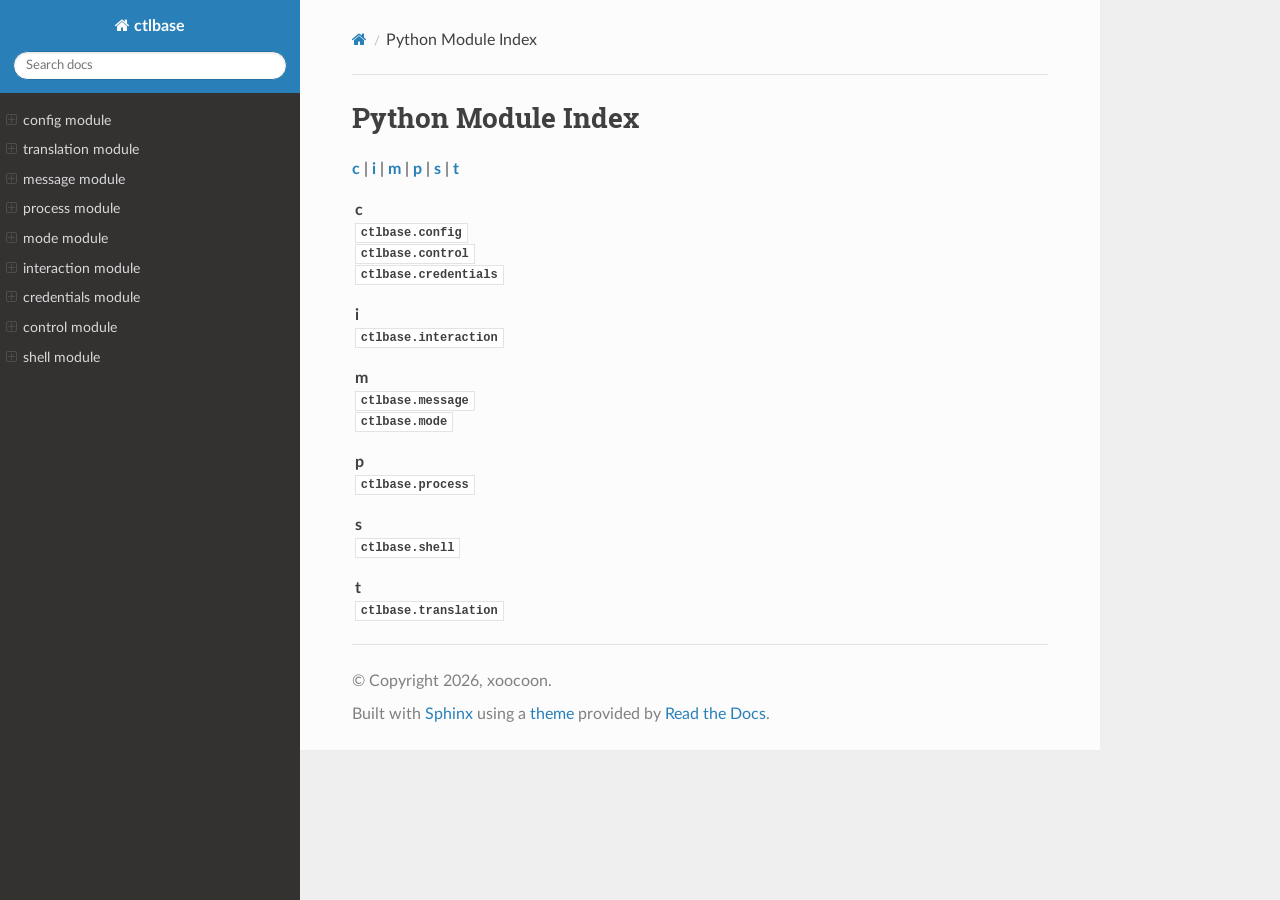
<file: docs/html/py-modindex.html>
<!DOCTYPE html>
<html class="writer-html5" lang="en" data-content_root="./">
<head>
  <meta charset="utf-8" />
  <meta name="viewport" content="width=device-width, initial-scale=1.0" />
  <title>Python Module Index &mdash; ctlbase 1.0a3 documentation</title>
      <link rel="stylesheet" type="text/css" href="_static/pygments.css?v=b86133f3" />
      <link rel="stylesheet" type="text/css" href="_static/css/theme.css?v=9edc463e" />
      <link rel="stylesheet" type="text/css" href="_static/sphinx_paramlinks.css" />

  
      <script src="_static/jquery.js?v=5d32c60e"></script>
      <script src="_static/_sphinx_javascript_frameworks_compat.js?v=2cd50e6c"></script>
      <script src="_static/documentation_options.js?v=a35e1e6e"></script>
      <script src="_static/doctools.js?v=9a2dae69"></script>
      <script src="_static/sphinx_highlight.js?v=dc90522c"></script>
    <script src="_static/js/theme.js"></script>
    <link rel="index" title="Index" href="genindex.html" />
    <link rel="search" title="Search" href="search.html" />
 

    <script>
      DOCUMENTATION_OPTIONS.COLLAPSE_INDEX = true;
    </script>


</head>

<body class="wy-body-for-nav"> 
  <div class="wy-grid-for-nav">
    <nav data-toggle="wy-nav-shift" class="wy-nav-side">
      <div class="wy-side-scroll">
        <div class="wy-side-nav-search" >

          
          
          <a href="index.html" class="icon icon-home">
            ctlbase
          </a>
<div role="search">
  <form id="rtd-search-form" class="wy-form" action="search.html" method="get">
    <input type="text" name="q" placeholder="Search docs" aria-label="Search docs" />
    <input type="hidden" name="check_keywords" value="yes" />
    <input type="hidden" name="area" value="default" />
  </form>
</div>
        </div><div class="wy-menu wy-menu-vertical" data-spy="affix" role="navigation" aria-label="Navigation menu">
              <ul>
<li class="toctree-l1"><a class="reference internal" href="config.html">config module</a><ul>
<li class="toctree-l2"><a class="reference internal" href="config.html#main-classes">Main classes</a><ul>
<li class="toctree-l3"><a class="reference internal" href="config.html#ctlbase.config.CallerInspector"><code class="docutils literal notranslate"><span class="pre">CallerInspector</span></code></a><ul>
<li class="toctree-l4"><a class="reference internal" href="config.html#ctlbase.config.CallerInspector.__init__"><code class="docutils literal notranslate"><span class="pre">CallerInspector.__init__()</span></code></a></li>
<li class="toctree-l4"><a class="reference internal" href="config.html#ctlbase.config.CallerInspector.getName"><code class="docutils literal notranslate"><span class="pre">CallerInspector.getName()</span></code></a></li>
<li class="toctree-l4"><a class="reference internal" href="config.html#ctlbase.config.CallerInspector.getPath"><code class="docutils literal notranslate"><span class="pre">CallerInspector.getPath()</span></code></a></li>
</ul>
</li>
<li class="toctree-l3"><a class="reference internal" href="config.html#ctlbase.config.FileHelper"><code class="docutils literal notranslate"><span class="pre">FileHelper</span></code></a><ul>
<li class="toctree-l4"><a class="reference internal" href="config.html#ctlbase.config.FileHelper.Type"><code class="docutils literal notranslate"><span class="pre">FileHelper.Type</span></code></a></li>
<li class="toctree-l4"><a class="reference internal" href="config.html#ctlbase.config.FileHelper.find"><code class="docutils literal notranslate"><span class="pre">FileHelper.find()</span></code></a></li>
<li class="toctree-l4"><a class="reference internal" href="config.html#ctlbase.config.FileHelper.findBinary"><code class="docutils literal notranslate"><span class="pre">FileHelper.findBinary()</span></code></a></li>
<li class="toctree-l4"><a class="reference internal" href="config.html#ctlbase.config.FileHelper.findConfig"><code class="docutils literal notranslate"><span class="pre">FileHelper.findConfig()</span></code></a></li>
<li class="toctree-l4"><a class="reference internal" href="config.html#ctlbase.config.FileHelper.findTranslation"><code class="docutils literal notranslate"><span class="pre">FileHelper.findTranslation()</span></code></a></li>
<li class="toctree-l4"><a class="reference internal" href="config.html#ctlbase.config.FileHelper.BIN_LOCATIONS"><code class="docutils literal notranslate"><span class="pre">FileHelper.BIN_LOCATIONS</span></code></a></li>
<li class="toctree-l4"><a class="reference internal" href="config.html#ctlbase.config.FileHelper.CONFIG_LOCATIONS"><code class="docutils literal notranslate"><span class="pre">FileHelper.CONFIG_LOCATIONS</span></code></a></li>
<li class="toctree-l4"><a class="reference internal" href="config.html#ctlbase.config.FileHelper.TRANSLATION_LOCATIONS"><code class="docutils literal notranslate"><span class="pre">FileHelper.TRANSLATION_LOCATIONS</span></code></a></li>
</ul>
</li>
<li class="toctree-l3"><a class="reference internal" href="config.html#ctlbase.config.BashHelper"><code class="docutils literal notranslate"><span class="pre">BashHelper</span></code></a><ul>
<li class="toctree-l4"><a class="reference internal" href="config.html#ctlbase.config.BashHelper.Array"><code class="docutils literal notranslate"><span class="pre">BashHelper.Array</span></code></a></li>
<li class="toctree-l4"><a class="reference internal" href="config.html#ctlbase.config.BashHelper.Scalar"><code class="docutils literal notranslate"><span class="pre">BashHelper.Scalar</span></code></a></li>
<li class="toctree-l4"><a class="reference internal" href="config.html#ctlbase.config.BashHelper.parseConfig"><code class="docutils literal notranslate"><span class="pre">BashHelper.parseConfig()</span></code></a></li>
</ul>
</li>
</ul>
</li>
<li class="toctree-l2"><a class="reference internal" href="config.html#constants-and-defaults">Constants and defaults</a><ul>
<li class="toctree-l3"><a class="reference internal" href="config.html#ctlbase.config.Caller"><code class="docutils literal notranslate"><span class="pre">Caller</span></code></a></li>
<li class="toctree-l3"><a class="reference internal" href="config.html#ctlbase.config.TRUE_VALUE_PATTERN"><code class="docutils literal notranslate"><span class="pre">TRUE_VALUE_PATTERN</span></code></a></li>
<li class="toctree-l3"><a class="reference internal" href="config.html#ctlbase.config.FALSE_VALUE_PATTERN"><code class="docutils literal notranslate"><span class="pre">FALSE_VALUE_PATTERN</span></code></a></li>
</ul>
</li>
</ul>
</li>
<li class="toctree-l1"><a class="reference internal" href="translation.html">translation module</a><ul>
<li class="toctree-l2"><a class="reference internal" href="translation.html#main-classes">Main classes</a><ul>
<li class="toctree-l3"><a class="reference internal" href="translation.html#ctlbase.translation.TranslationManager"><code class="docutils literal notranslate"><span class="pre">TranslationManager</span></code></a><ul>
<li class="toctree-l4"><a class="reference internal" href="translation.html#ctlbase.translation.TranslationManager.__init__"><code class="docutils literal notranslate"><span class="pre">TranslationManager.__init__()</span></code></a></li>
<li class="toctree-l4"><a class="reference internal" href="translation.html#ctlbase.translation.TranslationManager.changeLanguage"><code class="docutils literal notranslate"><span class="pre">TranslationManager.changeLanguage()</span></code></a></li>
<li class="toctree-l4"><a class="reference internal" href="translation.html#ctlbase.translation.TranslationManager.loadLanguages"><code class="docutils literal notranslate"><span class="pre">TranslationManager.loadLanguages()</span></code></a></li>
<li class="toctree-l4"><a class="reference internal" href="translation.html#ctlbase.translation.TranslationManager.translate"><code class="docutils literal notranslate"><span class="pre">TranslationManager.translate()</span></code></a></li>
<li class="toctree-l4"><a class="reference internal" href="translation.html#ctlbase.translation.TranslationManager.language"><code class="docutils literal notranslate"><span class="pre">TranslationManager.language</span></code></a></li>
</ul>
</li>
</ul>
</li>
<li class="toctree-l2"><a class="reference internal" href="translation.html#constants-and-defaults">Constants and defaults</a><ul>
<li class="toctree-l3"><a class="reference internal" href="translation.html#ctlbase.translation.Translation"><code class="docutils literal notranslate"><span class="pre">Translation</span></code></a></li>
</ul>
</li>
</ul>
</li>
<li class="toctree-l1"><a class="reference internal" href="message.html">message module</a><ul>
<li class="toctree-l2"><a class="reference internal" href="message.html#main-classes">Main classes</a><ul>
<li class="toctree-l3"><a class="reference internal" href="message.html#ctlbase.message.Message"><code class="docutils literal notranslate"><span class="pre">Message</span></code></a><ul>
<li class="toctree-l4"><a class="reference internal" href="message.html#ctlbase.message.Message.__eq__"><code class="docutils literal notranslate"><span class="pre">Message.__eq__()</span></code></a></li>
<li class="toctree-l4"><a class="reference internal" href="message.html#ctlbase.message.Message.__init__"><code class="docutils literal notranslate"><span class="pre">Message.__init__()</span></code></a></li>
<li class="toctree-l4"><a class="reference internal" href="message.html#ctlbase.message.Message.fromDict"><code class="docutils literal notranslate"><span class="pre">Message.fromDict()</span></code></a></li>
<li class="toctree-l4"><a class="reference internal" href="message.html#ctlbase.message.Message.fromJson"><code class="docutils literal notranslate"><span class="pre">Message.fromJson()</span></code></a></li>
<li class="toctree-l4"><a class="reference internal" href="message.html#ctlbase.message.Message.getTextLngs"><code class="docutils literal notranslate"><span class="pre">Message.getTextLngs()</span></code></a></li>
<li class="toctree-l4"><a class="reference internal" href="message.html#ctlbase.message.Message.toColoredText"><code class="docutils literal notranslate"><span class="pre">Message.toColoredText()</span></code></a></li>
<li class="toctree-l4"><a class="reference internal" href="message.html#ctlbase.message.Message.toJson"><code class="docutils literal notranslate"><span class="pre">Message.toJson()</span></code></a></li>
<li class="toctree-l4"><a class="reference internal" href="message.html#ctlbase.message.Message.toText"><code class="docutils literal notranslate"><span class="pre">Message.toText()</span></code></a></li>
<li class="toctree-l4"><a class="reference internal" href="message.html#ctlbase.message.Message.arguments"><code class="docutils literal notranslate"><span class="pre">Message.arguments</span></code></a></li>
<li class="toctree-l4"><a class="reference internal" href="message.html#ctlbase.message.Message.correlationId"><code class="docutils literal notranslate"><span class="pre">Message.correlationId</span></code></a></li>
<li class="toctree-l4"><a class="reference internal" href="message.html#ctlbase.message.Message.key"><code class="docutils literal notranslate"><span class="pre">Message.key</span></code></a></li>
<li class="toctree-l4"><a class="reference internal" href="message.html#ctlbase.message.Message.ns"><code class="docutils literal notranslate"><span class="pre">Message.ns</span></code></a></li>
<li class="toctree-l4"><a class="reference internal" href="message.html#ctlbase.message.Message.severity"><code class="docutils literal notranslate"><span class="pre">Message.severity</span></code></a></li>
<li class="toctree-l4"><a class="reference internal" href="message.html#ctlbase.message.Message.textEn"><code class="docutils literal notranslate"><span class="pre">Message.textEn</span></code></a></li>
<li class="toctree-l4"><a class="reference internal" href="message.html#ctlbase.message.Message.timestamp_iso"><code class="docutils literal notranslate"><span class="pre">Message.timestamp_iso</span></code></a></li>
</ul>
</li>
<li class="toctree-l3"><a class="reference internal" href="message.html#ctlbase.message.ErrorMessage"><code class="docutils literal notranslate"><span class="pre">ErrorMessage</span></code></a><ul>
<li class="toctree-l4"><a class="reference internal" href="message.html#ctlbase.message.ErrorMessage.__init__"><code class="docutils literal notranslate"><span class="pre">ErrorMessage.__init__()</span></code></a></li>
<li class="toctree-l4"><a class="reference internal" href="message.html#ctlbase.message.ErrorMessage.exitCode"><code class="docutils literal notranslate"><span class="pre">ErrorMessage.exitCode</span></code></a></li>
</ul>
</li>
<li class="toctree-l3"><a class="reference internal" href="message.html#ctlbase.message.MessageBuffer"><code class="docutils literal notranslate"><span class="pre">MessageBuffer</span></code></a><ul>
<li class="toctree-l4"><a class="reference internal" href="message.html#ctlbase.message.MessageBuffer.__init__"><code class="docutils literal notranslate"><span class="pre">MessageBuffer.__init__()</span></code></a></li>
<li class="toctree-l4"><a class="reference internal" href="message.html#ctlbase.message.MessageBuffer.addTranslations"><code class="docutils literal notranslate"><span class="pre">MessageBuffer.addTranslations()</span></code></a></li>
<li class="toctree-l4"><a class="reference internal" href="message.html#ctlbase.message.MessageBuffer.append"><code class="docutils literal notranslate"><span class="pre">MessageBuffer.append()</span></code></a></li>
<li class="toctree-l4"><a class="reference internal" href="message.html#ctlbase.message.MessageBuffer.appendBuffer"><code class="docutils literal notranslate"><span class="pre">MessageBuffer.appendBuffer()</span></code></a></li>
<li class="toctree-l4"><a class="reference internal" href="message.html#ctlbase.message.MessageBuffer.appendJson"><code class="docutils literal notranslate"><span class="pre">MessageBuffer.appendJson()</span></code></a></li>
<li class="toctree-l4"><a class="reference internal" href="message.html#ctlbase.message.MessageBuffer.clear"><code class="docutils literal notranslate"><span class="pre">MessageBuffer.clear()</span></code></a></li>
<li class="toctree-l4"><a class="reference internal" href="message.html#ctlbase.message.MessageBuffer.getExitCode"><code class="docutils literal notranslate"><span class="pre">MessageBuffer.getExitCode()</span></code></a></li>
<li class="toctree-l4"><a class="reference internal" href="message.html#ctlbase.message.MessageBuffer.getJson"><code class="docutils literal notranslate"><span class="pre">MessageBuffer.getJson()</span></code></a></li>
<li class="toctree-l4"><a class="reference internal" href="message.html#ctlbase.message.MessageBuffer.getList"><code class="docutils literal notranslate"><span class="pre">MessageBuffer.getList()</span></code></a></li>
<li class="toctree-l4"><a class="reference internal" href="message.html#ctlbase.message.MessageBuffer.getText"><code class="docutils literal notranslate"><span class="pre">MessageBuffer.getText()</span></code></a></li>
<li class="toctree-l4"><a class="reference internal" href="message.html#ctlbase.message.MessageBuffer.hasKey"><code class="docutils literal notranslate"><span class="pre">MessageBuffer.hasKey()</span></code></a></li>
<li class="toctree-l4"><a class="reference internal" href="message.html#ctlbase.message.MessageBuffer.hasSeverity"><code class="docutils literal notranslate"><span class="pre">MessageBuffer.hasSeverity()</span></code></a></li>
<li class="toctree-l4"><a class="reference internal" href="message.html#ctlbase.message.MessageBuffer.printText"><code class="docutils literal notranslate"><span class="pre">MessageBuffer.printText()</span></code></a></li>
<li class="toctree-l4"><a class="reference internal" href="message.html#ctlbase.message.MessageBuffer.isColoringDefault"><code class="docutils literal notranslate"><span class="pre">MessageBuffer.isColoringDefault</span></code></a></li>
<li class="toctree-l4"><a class="reference internal" href="message.html#ctlbase.message.MessageBuffer.lngDefault"><code class="docutils literal notranslate"><span class="pre">MessageBuffer.lngDefault</span></code></a></li>
<li class="toctree-l4"><a class="reference internal" href="message.html#ctlbase.message.MessageBuffer.nsDefault"><code class="docutils literal notranslate"><span class="pre">MessageBuffer.nsDefault</span></code></a></li>
</ul>
</li>
<li class="toctree-l3"><a class="reference internal" href="message.html#ctlbase.message.LoggingMessageBuffer"><code class="docutils literal notranslate"><span class="pre">LoggingMessageBuffer</span></code></a><ul>
<li class="toctree-l4"><a class="reference internal" href="message.html#ctlbase.message.LoggingMessageBuffer.__init__"><code class="docutils literal notranslate"><span class="pre">LoggingMessageBuffer.__init__()</span></code></a></li>
<li class="toctree-l4"><a class="reference internal" href="message.html#ctlbase.message.LoggingMessageBuffer.append"><code class="docutils literal notranslate"><span class="pre">LoggingMessageBuffer.append()</span></code></a></li>
<li class="toctree-l4"><a class="reference internal" href="message.html#ctlbase.message.LoggingMessageBuffer.close"><code class="docutils literal notranslate"><span class="pre">LoggingMessageBuffer.close()</span></code></a></li>
<li class="toctree-l4"><a class="reference internal" href="message.html#ctlbase.message.LoggingMessageBuffer.openLog"><code class="docutils literal notranslate"><span class="pre">LoggingMessageBuffer.openLog()</span></code></a></li>
<li class="toctree-l4"><a class="reference internal" href="message.html#ctlbase.message.LoggingMessageBuffer.firstColumnFormatStr"><code class="docutils literal notranslate"><span class="pre">LoggingMessageBuffer.firstColumnFormatStr</span></code></a></li>
<li class="toctree-l4"><a class="reference internal" href="message.html#ctlbase.message.LoggingMessageBuffer.isLogImmediately"><code class="docutils literal notranslate"><span class="pre">LoggingMessageBuffer.isLogImmediately</span></code></a></li>
<li class="toctree-l4"><a class="reference internal" href="message.html#ctlbase.message.LoggingMessageBuffer.isLogToConsole"><code class="docutils literal notranslate"><span class="pre">LoggingMessageBuffer.isLogToConsole</span></code></a></li>
<li class="toctree-l4"><a class="reference internal" href="message.html#ctlbase.message.LoggingMessageBuffer.logPath"><code class="docutils literal notranslate"><span class="pre">LoggingMessageBuffer.logPath</span></code></a></li>
</ul>
</li>
<li class="toctree-l3"><a class="reference internal" href="message.html#ctlbase.message.MessageIterator"><code class="docutils literal notranslate"><span class="pre">MessageIterator</span></code></a><ul>
<li class="toctree-l4"><a class="reference internal" href="message.html#ctlbase.message.MessageIterator.Format"><code class="docutils literal notranslate"><span class="pre">MessageIterator.Format</span></code></a></li>
<li class="toctree-l4"><a class="reference internal" href="message.html#ctlbase.message.MessageIterator.__init__"><code class="docutils literal notranslate"><span class="pre">MessageIterator.__init__()</span></code></a></li>
</ul>
</li>
</ul>
</li>
<li class="toctree-l2"><a class="reference internal" href="message.html#constants-and-defaults">Constants and defaults</a><ul>
<li class="toctree-l3"><a class="reference internal" href="message.html#ctlbase.message.Severity"><code class="docutils literal notranslate"><span class="pre">Severity</span></code></a><ul>
<li class="toctree-l4"><a class="reference internal" href="message.html#ctlbase.message.Severity.DEBUG"><code class="docutils literal notranslate"><span class="pre">Severity.DEBUG</span></code></a></li>
<li class="toctree-l4"><a class="reference internal" href="message.html#ctlbase.message.Severity.ERROR"><code class="docutils literal notranslate"><span class="pre">Severity.ERROR</span></code></a></li>
<li class="toctree-l4"><a class="reference internal" href="message.html#ctlbase.message.Severity.NORMAL"><code class="docutils literal notranslate"><span class="pre">Severity.NORMAL</span></code></a></li>
<li class="toctree-l4"><a class="reference internal" href="message.html#ctlbase.message.Severity.SUCCESS"><code class="docutils literal notranslate"><span class="pre">Severity.SUCCESS</span></code></a></li>
<li class="toctree-l4"><a class="reference internal" href="message.html#ctlbase.message.Severity.VERBOSE"><code class="docutils literal notranslate"><span class="pre">Severity.VERBOSE</span></code></a></li>
<li class="toctree-l4"><a class="reference internal" href="message.html#ctlbase.message.Severity.WARNING"><code class="docutils literal notranslate"><span class="pre">Severity.WARNING</span></code></a></li>
</ul>
</li>
<li class="toctree-l3"><a class="reference internal" href="message.html#ctlbase.message.SEVERITY_FILTER_DEFAULT"><code class="docutils literal notranslate"><span class="pre">SEVERITY_FILTER_DEFAULT</span></code></a></li>
<li class="toctree-l3"><a class="reference internal" href="message.html#ctlbase.message.COLOR_PRINT_ENVKEY"><code class="docutils literal notranslate"><span class="pre">COLOR_PRINT_ENVKEY</span></code></a></li>
</ul>
</li>
</ul>
</li>
<li class="toctree-l1"><a class="reference internal" href="process.html">process module</a><ul>
<li class="toctree-l2"><a class="reference internal" href="process.html#main-classes">Main classes</a><ul>
<li class="toctree-l3"><a class="reference internal" href="process.html#ctlbase.process.LoopBase"><code class="docutils literal notranslate"><span class="pre">LoopBase</span></code></a></li>
<li class="toctree-l3"><a class="reference internal" href="process.html#ctlbase.process.SyncMixin"><code class="docutils literal notranslate"><span class="pre">SyncMixin</span></code></a><ul>
<li class="toctree-l4"><a class="reference internal" href="process.html#ctlbase.process.SyncMixin.syncify"><code class="docutils literal notranslate"><span class="pre">SyncMixin.syncify()</span></code></a></li>
</ul>
</li>
<li class="toctree-l3"><a class="reference internal" href="process.html#ctlbase.process.TaskMonitor"><code class="docutils literal notranslate"><span class="pre">TaskMonitor</span></code></a><ul>
<li class="toctree-l4"><a class="reference internal" href="process.html#ctlbase.process.TaskMonitor.__init__"><code class="docutils literal notranslate"><span class="pre">TaskMonitor.__init__()</span></code></a></li>
<li class="toctree-l4"><a class="reference internal" href="process.html#ctlbase.process.TaskMonitor.add"><code class="docutils literal notranslate"><span class="pre">TaskMonitor.add()</span></code></a></li>
<li class="toctree-l4"><a class="reference internal" href="process.html#ctlbase.process.TaskMonitor.cancelTasks"><code class="docutils literal notranslate"><span class="pre">TaskMonitor.cancelTasks()</span></code></a></li>
<li class="toctree-l4"><a class="reference internal" href="process.html#ctlbase.process.TaskMonitor.cancelTasksInLoop"><code class="docutils literal notranslate"><span class="pre">TaskMonitor.cancelTasksInLoop()</span></code></a></li>
<li class="toctree-l4"><a class="reference internal" href="process.html#ctlbase.process.TaskMonitor.remove"><code class="docutils literal notranslate"><span class="pre">TaskMonitor.remove()</span></code></a></li>
<li class="toctree-l4"><a class="reference internal" href="process.html#ctlbase.process.TaskMonitor.start"><code class="docutils literal notranslate"><span class="pre">TaskMonitor.start()</span></code></a></li>
<li class="toctree-l4"><a class="reference internal" href="process.html#ctlbase.process.TaskMonitor.stop"><code class="docutils literal notranslate"><span class="pre">TaskMonitor.stop()</span></code></a></li>
<li class="toctree-l4"><a class="reference internal" href="process.html#ctlbase.process.TaskMonitor.loop"><code class="docutils literal notranslate"><span class="pre">TaskMonitor.loop</span></code></a></li>
<li class="toctree-l4"><a class="reference internal" href="process.html#ctlbase.process.TaskMonitor.taskCheckingInterval_ms"><code class="docutils literal notranslate"><span class="pre">TaskMonitor.taskCheckingInterval_ms</span></code></a></li>
</ul>
</li>
<li class="toctree-l3"><a class="reference internal" href="process.html#ctlbase.process.CommandExecutor"><code class="docutils literal notranslate"><span class="pre">CommandExecutor</span></code></a><ul>
<li class="toctree-l4"><a class="reference internal" href="process.html#ctlbase.process.CommandExecutor.SynchronousError"><code class="docutils literal notranslate"><span class="pre">CommandExecutor.SynchronousError</span></code></a></li>
<li class="toctree-l4"><a class="reference internal" href="process.html#ctlbase.process.CommandExecutor.__init__"><code class="docutils literal notranslate"><span class="pre">CommandExecutor.__init__()</span></code></a></li>
<li class="toctree-l4"><a class="reference internal" href="process.html#ctlbase.process.CommandExecutor._createProcess"><code class="docutils literal notranslate"><span class="pre">CommandExecutor._createProcess()</span></code></a></li>
<li class="toctree-l4"><a class="reference internal" href="process.html#ctlbase.process.CommandExecutor.executeAsynchronously"><code class="docutils literal notranslate"><span class="pre">CommandExecutor.executeAsynchronously()</span></code></a></li>
<li class="toctree-l4"><a class="reference internal" href="process.html#ctlbase.process.CommandExecutor.executeCommands"><code class="docutils literal notranslate"><span class="pre">CommandExecutor.executeCommands()</span></code></a></li>
<li class="toctree-l4"><a class="reference internal" href="process.html#ctlbase.process.CommandExecutor.executeSynchronously"><code class="docutils literal notranslate"><span class="pre">CommandExecutor.executeSynchronously()</span></code></a></li>
<li class="toctree-l4"><a class="reference internal" href="process.html#ctlbase.process.CommandExecutor.getOutput"><code class="docutils literal notranslate"><span class="pre">CommandExecutor.getOutput()</span></code></a></li>
<li class="toctree-l4"><a class="reference internal" href="process.html#ctlbase.process.CommandExecutor.ON_ERROR_ONLY"><code class="docutils literal notranslate"><span class="pre">CommandExecutor.ON_ERROR_ONLY</span></code></a></li>
<li class="toctree-l4"><a class="reference internal" href="process.html#ctlbase.process.CommandExecutor.ON_SUCCESS_ONLY"><code class="docutils literal notranslate"><span class="pre">CommandExecutor.ON_SUCCESS_ONLY</span></code></a></li>
<li class="toctree-l4"><a class="reference internal" href="process.html#ctlbase.process.CommandExecutor.isSynchronousDefault"><code class="docutils literal notranslate"><span class="pre">CommandExecutor.isSynchronousDefault</span></code></a></li>
</ul>
</li>
</ul>
</li>
<li class="toctree-l2"><a class="reference internal" href="process.html#constants-and-defaults">Constants and defaults</a><ul>
<li class="toctree-l3"><a class="reference internal" href="process.html#ctlbase.process.TASK_CHECKING_INTERVAL_MS_DEFAULT"><code class="docutils literal notranslate"><span class="pre">TASK_CHECKING_INTERVAL_MS_DEFAULT</span></code></a></li>
</ul>
</li>
</ul>
</li>
<li class="toctree-l1"><a class="reference internal" href="mode.html">mode module</a><ul>
<li class="toctree-l2"><a class="reference internal" href="mode.html#main-classes">Main classes</a><ul>
<li class="toctree-l3"><a class="reference internal" href="mode.html#ctlbase.mode.ModeDirHelper"><code class="docutils literal notranslate"><span class="pre">ModeDirHelper</span></code></a><ul>
<li class="toctree-l4"><a class="reference internal" href="mode.html#ctlbase.mode.ModeDirHelper.find"><code class="docutils literal notranslate"><span class="pre">ModeDirHelper.find()</span></code></a></li>
</ul>
</li>
<li class="toctree-l3"><a class="reference internal" href="mode.html#ctlbase.mode.FileModeHandler"><code class="docutils literal notranslate"><span class="pre">FileModeHandler</span></code></a><ul>
<li class="toctree-l4"><a class="reference internal" href="mode.html#ctlbase.mode.FileModeHandler.__init__"><code class="docutils literal notranslate"><span class="pre">FileModeHandler.__init__()</span></code></a></li>
<li class="toctree-l4"><a class="reference internal" href="mode.html#ctlbase.mode.FileModeHandler.activatePending"><code class="docutils literal notranslate"><span class="pre">FileModeHandler.activatePending()</span></code></a></li>
<li class="toctree-l4"><a class="reference internal" href="mode.html#ctlbase.mode.FileModeHandler.getActive"><code class="docutils literal notranslate"><span class="pre">FileModeHandler.getActive()</span></code></a></li>
<li class="toctree-l4"><a class="reference internal" href="mode.html#ctlbase.mode.FileModeHandler.getPending"><code class="docutils literal notranslate"><span class="pre">FileModeHandler.getPending()</span></code></a></li>
<li class="toctree-l4"><a class="reference internal" href="mode.html#ctlbase.mode.FileModeHandler.setActive"><code class="docutils literal notranslate"><span class="pre">FileModeHandler.setActive()</span></code></a></li>
<li class="toctree-l4"><a class="reference internal" href="mode.html#ctlbase.mode.FileModeHandler.setPending"><code class="docutils literal notranslate"><span class="pre">FileModeHandler.setPending()</span></code></a></li>
<li class="toctree-l4"><a class="reference internal" href="mode.html#ctlbase.mode.FileModeHandler.unsetActive"><code class="docutils literal notranslate"><span class="pre">FileModeHandler.unsetActive()</span></code></a></li>
<li class="toctree-l4"><a class="reference internal" href="mode.html#ctlbase.mode.FileModeHandler.unsetPending"><code class="docutils literal notranslate"><span class="pre">FileModeHandler.unsetPending()</span></code></a></li>
</ul>
</li>
</ul>
</li>
<li class="toctree-l2"><a class="reference internal" href="mode.html#constants-and-defaults">Constants and defaults</a><ul>
<li class="toctree-l3"><a class="reference internal" href="mode.html#ctlbase.mode.TIMEOUT_DEFAULT_S"><code class="docutils literal notranslate"><span class="pre">TIMEOUT_DEFAULT_S</span></code></a></li>
<li class="toctree-l3"><a class="reference internal" href="mode.html#ctlbase.mode.BASE_DIR_PATH_DEFAULT"><code class="docutils literal notranslate"><span class="pre">BASE_DIR_PATH_DEFAULT</span></code></a></li>
</ul>
</li>
</ul>
</li>
<li class="toctree-l1"><a class="reference internal" href="interaction.html">interaction module</a><ul>
<li class="toctree-l2"><a class="reference internal" href="interaction.html#main-classes">Main classes</a><ul>
<li class="toctree-l3"><a class="reference internal" href="interaction.html#ctlbase.interaction.InteractionManager"><code class="docutils literal notranslate"><span class="pre">InteractionManager</span></code></a><ul>
<li class="toctree-l4"><a class="reference internal" href="interaction.html#ctlbase.interaction.InteractionManager.__init__"><code class="docutils literal notranslate"><span class="pre">InteractionManager.__init__()</span></code></a></li>
<li class="toctree-l4"><a class="reference internal" href="interaction.html#ctlbase.interaction.InteractionManager.promptForCredential"><code class="docutils literal notranslate"><span class="pre">InteractionManager.promptForCredential()</span></code></a></li>
<li class="toctree-l4"><a class="reference internal" href="interaction.html#ctlbase.interaction.InteractionManager.isColoringDefault"><code class="docutils literal notranslate"><span class="pre">InteractionManager.isColoringDefault</span></code></a></li>
</ul>
</li>
</ul>
</li>
<li class="toctree-l2"><a class="reference internal" href="interaction.html#constants-and-defaults">Constants and defaults</a><ul>
<li class="toctree-l3"><a class="reference internal" href="interaction.html#ctlbase.interaction.COLOR_PRINT_ENVKEY"><code class="docutils literal notranslate"><span class="pre">COLOR_PRINT_ENVKEY</span></code></a></li>
<li class="toctree-l3"><a class="reference internal" href="interaction.html#ctlbase.interaction.Interaction"><code class="docutils literal notranslate"><span class="pre">Interaction</span></code></a></li>
</ul>
</li>
</ul>
</li>
<li class="toctree-l1"><a class="reference internal" href="credentials.html">credentials module</a><ul>
<li class="toctree-l2"><a class="reference internal" href="credentials.html#main-classes">Main classes</a><ul>
<li class="toctree-l3"><a class="reference internal" href="credentials.html#ctlbase.credentials.CredentialReader"><code class="docutils literal notranslate"><span class="pre">CredentialReader</span></code></a><ul>
<li class="toctree-l4"><a class="reference internal" href="credentials.html#ctlbase.credentials.CredentialReader.__init__"><code class="docutils literal notranslate"><span class="pre">CredentialReader.__init__()</span></code></a></li>
</ul>
</li>
<li class="toctree-l3"><a class="reference internal" href="credentials.html#ctlbase.credentials.KeyringReader"><code class="docutils literal notranslate"><span class="pre">KeyringReader</span></code></a><ul>
<li class="toctree-l4"><a class="reference internal" href="credentials.html#ctlbase.credentials.KeyringReader.__init__"><code class="docutils literal notranslate"><span class="pre">KeyringReader.__init__()</span></code></a></li>
</ul>
</li>
<li class="toctree-l3"><a class="reference internal" href="credentials.html#ctlbase.credentials.Tpm2Reader"><code class="docutils literal notranslate"><span class="pre">Tpm2Reader</span></code></a><ul>
<li class="toctree-l4"><a class="reference internal" href="credentials.html#ctlbase.credentials.Tpm2Reader.__init__"><code class="docutils literal notranslate"><span class="pre">Tpm2Reader.__init__()</span></code></a></li>
<li class="toctree-l4"><a class="reference internal" href="credentials.html#ctlbase.credentials.Tpm2Reader.PCR_AUTH_DEFAULT"><code class="docutils literal notranslate"><span class="pre">Tpm2Reader.PCR_AUTH_DEFAULT</span></code></a></li>
</ul>
</li>
<li class="toctree-l3"><a class="reference internal" href="credentials.html#ctlbase.credentials.FileReader"><code class="docutils literal notranslate"><span class="pre">FileReader</span></code></a><ul>
<li class="toctree-l4"><a class="reference internal" href="credentials.html#ctlbase.credentials.FileReader.__init__"><code class="docutils literal notranslate"><span class="pre">FileReader.__init__()</span></code></a></li>
</ul>
</li>
<li class="toctree-l3"><a class="reference internal" href="credentials.html#ctlbase.credentials.PromptReader"><code class="docutils literal notranslate"><span class="pre">PromptReader</span></code></a><ul>
<li class="toctree-l4"><a class="reference internal" href="credentials.html#ctlbase.credentials.PromptReader.__init__"><code class="docutils literal notranslate"><span class="pre">PromptReader.__init__()</span></code></a></li>
</ul>
</li>
<li class="toctree-l3"><a class="reference internal" href="credentials.html#ctlbase.credentials.BaseReader"><code class="docutils literal notranslate"><span class="pre">BaseReader</span></code></a><ul>
<li class="toctree-l4"><a class="reference internal" href="credentials.html#ctlbase.credentials.BaseReader.__init__"><code class="docutils literal notranslate"><span class="pre">BaseReader.__init__()</span></code></a></li>
<li class="toctree-l4"><a class="reference internal" href="credentials.html#ctlbase.credentials.BaseReader._readCredential"><code class="docutils literal notranslate"><span class="pre">BaseReader._readCredential()</span></code></a></li>
<li class="toctree-l4"><a class="reference internal" href="credentials.html#ctlbase.credentials.BaseReader.readCredential"><code class="docutils literal notranslate"><span class="pre">BaseReader.readCredential()</span></code></a></li>
<li class="toctree-l4"><a class="reference internal" href="credentials.html#ctlbase.credentials.BaseReader.credentialKeys"><code class="docutils literal notranslate"><span class="pre">BaseReader.credentialKeys</span></code></a></li>
</ul>
</li>
<li class="toctree-l3"><a class="reference internal" href="credentials.html#ctlbase.credentials.TemporaryCredentials"><code class="docutils literal notranslate"><span class="pre">TemporaryCredentials</span></code></a><ul>
<li class="toctree-l4"><a class="reference internal" href="credentials.html#ctlbase.credentials.TemporaryCredentials.Format"><code class="docutils literal notranslate"><span class="pre">TemporaryCredentials.Format</span></code></a></li>
<li class="toctree-l4"><a class="reference internal" href="credentials.html#ctlbase.credentials.TemporaryCredentials.__init__"><code class="docutils literal notranslate"><span class="pre">TemporaryCredentials.__init__()</span></code></a></li>
<li class="toctree-l4"><a class="reference internal" href="credentials.html#ctlbase.credentials.TemporaryCredentials.deleteCredential"><code class="docutils literal notranslate"><span class="pre">TemporaryCredentials.deleteCredential()</span></code></a></li>
<li class="toctree-l4"><a class="reference internal" href="credentials.html#ctlbase.credentials.TemporaryCredentials.delete"><code class="docutils literal notranslate"><span class="pre">TemporaryCredentials.delete</span></code></a></li>
<li class="toctree-l4"><a class="reference internal" href="credentials.html#ctlbase.credentials.TemporaryCredentials.format"><code class="docutils literal notranslate"><span class="pre">TemporaryCredentials.format</span></code></a></li>
<li class="toctree-l4"><a class="reference internal" href="credentials.html#ctlbase.credentials.TemporaryCredentials.mayPrompt"><code class="docutils literal notranslate"><span class="pre">TemporaryCredentials.mayPrompt</span></code></a></li>
<li class="toctree-l4"><a class="reference internal" href="credentials.html#ctlbase.credentials.TemporaryCredentials.mountpoint"><code class="docutils literal notranslate"><span class="pre">TemporaryCredentials.mountpoint</span></code></a></li>
<li class="toctree-l4"><a class="reference internal" href="credentials.html#ctlbase.credentials.TemporaryCredentials.namedTemp"><code class="docutils literal notranslate"><span class="pre">TemporaryCredentials.namedTemp</span></code></a></li>
<li class="toctree-l4"><a class="reference internal" href="credentials.html#ctlbase.credentials.TemporaryCredentials.path"><code class="docutils literal notranslate"><span class="pre">TemporaryCredentials.path</span></code></a></li>
<li class="toctree-l4"><a class="reference internal" href="credentials.html#ctlbase.credentials.TemporaryCredentials.purpose"><code class="docutils literal notranslate"><span class="pre">TemporaryCredentials.purpose</span></code></a></li>
</ul>
</li>
</ul>
</li>
<li class="toctree-l2"><a class="reference internal" href="credentials.html#constants-and-defaults">Constants and defaults</a><ul>
<li class="toctree-l3"><a class="reference internal" href="credentials.html#ctlbase.credentials.CredentialKey"><code class="docutils literal notranslate"><span class="pre">CredentialKey</span></code></a><ul>
<li class="toctree-l4"><a class="reference internal" href="credentials.html#ctlbase.credentials.CredentialKey.CRYPTOPHRASE"><code class="docutils literal notranslate"><span class="pre">CredentialKey.CRYPTOPHRASE</span></code></a></li>
<li class="toctree-l4"><a class="reference internal" href="credentials.html#ctlbase.credentials.CredentialKey.LOGIN"><code class="docutils literal notranslate"><span class="pre">CredentialKey.LOGIN</span></code></a></li>
<li class="toctree-l4"><a class="reference internal" href="credentials.html#ctlbase.credentials.CredentialKey.LOGINNAME"><code class="docutils literal notranslate"><span class="pre">CredentialKey.LOGINNAME</span></code></a></li>
<li class="toctree-l4"><a class="reference internal" href="credentials.html#ctlbase.credentials.CredentialKey.PASSWORD"><code class="docutils literal notranslate"><span class="pre">CredentialKey.PASSWORD</span></code></a></li>
<li class="toctree-l4"><a class="reference internal" href="credentials.html#ctlbase.credentials.CredentialKey.TOTP"><code class="docutils literal notranslate"><span class="pre">CredentialKey.TOTP</span></code></a></li>
<li class="toctree-l4"><a class="reference internal" href="credentials.html#ctlbase.credentials.CredentialKey.USERNAME"><code class="docutils literal notranslate"><span class="pre">CredentialKey.USERNAME</span></code></a></li>
</ul>
</li>
<li class="toctree-l3"><a class="reference internal" href="credentials.html#ctlbase.credentials.CREDENTIALS_DIRECTORY_DEFAULT"><code class="docutils literal notranslate"><span class="pre">CREDENTIALS_DIRECTORY_DEFAULT</span></code></a></li>
</ul>
</li>
</ul>
</li>
<li class="toctree-l1"><a class="reference internal" href="control.html">control module</a><ul>
<li class="toctree-l2"><a class="reference internal" href="control.html#core-concepts">Core concepts</a><ul>
<li class="toctree-l3"><a class="reference internal" href="control.html#control">control</a></li>
<li class="toctree-l3"><a class="reference internal" href="control.html#action">action</a></li>
<li class="toctree-l3"><a class="reference internal" href="control.html#mode">mode</a></li>
<li class="toctree-l3"><a class="reference internal" href="control.html#property">property</a></li>
<li class="toctree-l3"><a class="reference internal" href="control.html#feedback">feedback</a></li>
</ul>
</li>
<li class="toctree-l2"><a class="reference internal" href="control.html#main-classes">Main classes</a><ul>
<li class="toctree-l3"><a class="reference internal" href="control.html#ctlbase.control.Control"><code class="docutils literal notranslate"><span class="pre">Control</span></code></a><ul>
<li class="toctree-l4"><a class="reference internal" href="control.html#ctlbase.control.Control.__init__"><code class="docutils literal notranslate"><span class="pre">Control.__init__()</span></code></a></li>
<li class="toctree-l4"><a class="reference internal" href="control.html#ctlbase.control.Control._actionToGrammarEn"><code class="docutils literal notranslate"><span class="pre">Control._actionToGrammarEn()</span></code></a></li>
<li class="toctree-l4"><a class="reference internal" href="control.html#ctlbase.control.Control._appendMessageFromActionEn"><code class="docutils literal notranslate"><span class="pre">Control._appendMessageFromActionEn()</span></code></a></li>
<li class="toctree-l4"><a class="reference internal" href="control.html#ctlbase.control.Control._createExceptionFromActionEn"><code class="docutils literal notranslate"><span class="pre">Control._createExceptionFromActionEn()</span></code></a></li>
<li class="toctree-l4"><a class="reference internal" href="control.html#ctlbase.control.Control._getPropertiesListsEn"><code class="docutils literal notranslate"><span class="pre">Control._getPropertiesListsEn()</span></code></a></li>
<li class="toctree-l4"><a class="reference internal" href="control.html#ctlbase.control.Control._getProperty"><code class="docutils literal notranslate"><span class="pre">Control._getProperty()</span></code></a></li>
<li class="toctree-l4"><a class="reference internal" href="control.html#ctlbase.control.Control._invalidateCache"><code class="docutils literal notranslate"><span class="pre">Control._invalidateCache()</span></code></a></li>
<li class="toctree-l4"><a class="reference internal" href="control.html#ctlbase.control.Control._performAction"><code class="docutils literal notranslate"><span class="pre">Control._performAction()</span></code></a></li>
<li class="toctree-l4"><a class="reference internal" href="control.html#ctlbase.control.Control._preprocessArgument"><code class="docutils literal notranslate"><span class="pre">Control._preprocessArgument()</span></code></a></li>
<li class="toctree-l4"><a class="reference internal" href="control.html#ctlbase.control.Control.activatePendingMode"><code class="docutils literal notranslate"><span class="pre">Control.activatePendingMode()</span></code></a></li>
<li class="toctree-l4"><a class="reference internal" href="control.html#ctlbase.control.Control.close"><code class="docutils literal notranslate"><span class="pre">Control.close()</span></code></a></li>
<li class="toctree-l4"><a class="reference internal" href="control.html#ctlbase.control.Control.getActiveMode"><code class="docutils literal notranslate"><span class="pre">Control.getActiveMode()</span></code></a></li>
<li class="toctree-l4"><a class="reference internal" href="control.html#ctlbase.control.Control.getPendingMode"><code class="docutils literal notranslate"><span class="pre">Control.getPendingMode()</span></code></a></li>
<li class="toctree-l4"><a class="reference internal" href="control.html#ctlbase.control.Control.getPropertiesJson"><code class="docutils literal notranslate"><span class="pre">Control.getPropertiesJson()</span></code></a></li>
<li class="toctree-l4"><a class="reference internal" href="control.html#ctlbase.control.Control.getPropertiesTextEn"><code class="docutils literal notranslate"><span class="pre">Control.getPropertiesTextEn()</span></code></a></li>
<li class="toctree-l4"><a class="reference internal" href="control.html#ctlbase.control.Control.getProperty"><code class="docutils literal notranslate"><span class="pre">Control.getProperty()</span></code></a></li>
<li class="toctree-l4"><a class="reference internal" href="control.html#ctlbase.control.Control.performAction"><code class="docutils literal notranslate"><span class="pre">Control.performAction()</span></code></a></li>
<li class="toctree-l4"><a class="reference internal" href="control.html#ctlbase.control.Control.setActiveMode"><code class="docutils literal notranslate"><span class="pre">Control.setActiveMode()</span></code></a></li>
<li class="toctree-l4"><a class="reference internal" href="control.html#ctlbase.control.Control.setPendingMode"><code class="docutils literal notranslate"><span class="pre">Control.setPendingMode()</span></code></a></li>
<li class="toctree-l4"><a class="reference internal" href="control.html#ctlbase.control.Control.unsetActiveMode"><code class="docutils literal notranslate"><span class="pre">Control.unsetActiveMode()</span></code></a></li>
<li class="toctree-l4"><a class="reference internal" href="control.html#ctlbase.control.Control.unsetPendingMode"><code class="docutils literal notranslate"><span class="pre">Control.unsetPendingMode()</span></code></a></li>
</ul>
</li>
<li class="toctree-l3"><a class="reference internal" href="control.html#ctlbase.control.ControlEnum"><code class="docutils literal notranslate"><span class="pre">ControlEnum</span></code></a><ul>
<li class="toctree-l4"><a class="reference internal" href="control.html#ctlbase.control.ControlEnum.__eq__"><code class="docutils literal notranslate"><span class="pre">ControlEnum.__eq__()</span></code></a></li>
<li class="toctree-l4"><a class="reference internal" href="control.html#ctlbase.control.ControlEnum.fromAny"><code class="docutils literal notranslate"><span class="pre">ControlEnum.fromAny()</span></code></a></li>
</ul>
</li>
</ul>
</li>
<li class="toctree-l2"><a class="reference internal" href="control.html#constants-and-defaults">Constants and defaults</a><ul>
<li class="toctree-l3"><a class="reference internal" href="control.html#ctlbase.control.StandardAction"><code class="docutils literal notranslate"><span class="pre">StandardAction</span></code></a><ul>
<li class="toctree-l4"><a class="reference internal" href="control.html#ctlbase.control.StandardAction.MODE_ACTIVATE"><code class="docutils literal notranslate"><span class="pre">StandardAction.MODE_ACTIVATE</span></code></a></li>
<li class="toctree-l4"><a class="reference internal" href="control.html#ctlbase.control.StandardAction.MODE_SET"><code class="docutils literal notranslate"><span class="pre">StandardAction.MODE_SET</span></code></a></li>
<li class="toctree-l4"><a class="reference internal" href="control.html#ctlbase.control.StandardAction.MODE_UNSET"><code class="docutils literal notranslate"><span class="pre">StandardAction.MODE_UNSET</span></code></a></li>
</ul>
</li>
<li class="toctree-l3"><a class="reference internal" href="control.html#ctlbase.control.StandardMode"><code class="docutils literal notranslate"><span class="pre">StandardMode</span></code></a><ul>
<li class="toctree-l4"><a class="reference internal" href="control.html#ctlbase.control.StandardMode.__eq__"><code class="docutils literal notranslate"><span class="pre">StandardMode.__eq__()</span></code></a></li>
<li class="toctree-l4"><a class="reference internal" href="control.html#ctlbase.control.StandardMode.fromAny"><code class="docutils literal notranslate"><span class="pre">StandardMode.fromAny()</span></code></a></li>
<li class="toctree-l4"><a class="reference internal" href="control.html#ctlbase.control.StandardMode.NONE"><code class="docutils literal notranslate"><span class="pre">StandardMode.NONE</span></code></a></li>
</ul>
</li>
<li class="toctree-l3"><a class="reference internal" href="control.html#ctlbase.control.StandardProperty"><code class="docutils literal notranslate"><span class="pre">StandardProperty</span></code></a><ul>
<li class="toctree-l4"><a class="reference internal" href="control.html#ctlbase.control.StandardProperty.MODE_ACTIVE"><code class="docutils literal notranslate"><span class="pre">StandardProperty.MODE_ACTIVE</span></code></a></li>
<li class="toctree-l4"><a class="reference internal" href="control.html#ctlbase.control.StandardProperty.MODE_PENDING"><code class="docutils literal notranslate"><span class="pre">StandardProperty.MODE_PENDING</span></code></a></li>
</ul>
</li>
<li class="toctree-l3"><a class="reference internal" href="control.html#ctlbase.control.ALREADY_OK_SEVERITY"><code class="docutils literal notranslate"><span class="pre">ALREADY_OK_SEVERITY</span></code></a></li>
<li class="toctree-l3"><a class="reference internal" href="control.html#ctlbase.control.ALREADY_NOT_OK_SEVERITY"><code class="docutils literal notranslate"><span class="pre">ALREADY_NOT_OK_SEVERITY</span></code></a></li>
<li class="toctree-l3"><a class="reference internal" href="control.html#ctlbase.control.MODE_DIR_NAME_ENVKEY"><code class="docutils literal notranslate"><span class="pre">MODE_DIR_NAME_ENVKEY</span></code></a></li>
<li class="toctree-l3"><a class="reference internal" href="control.html#ctlbase.control.MODE_GROUP_ENVKEY"><code class="docutils literal notranslate"><span class="pre">MODE_GROUP_ENVKEY</span></code></a></li>
<li class="toctree-l3"><a class="reference internal" href="control.html#ctlbase.control.MODE_TIMEOUT_DEFAULT_ENVKEY"><code class="docutils literal notranslate"><span class="pre">MODE_TIMEOUT_DEFAULT_ENVKEY</span></code></a></li>
</ul>
</li>
</ul>
</li>
<li class="toctree-l1"><a class="reference internal" href="shell.html">shell module</a><ul>
<li class="toctree-l2"><a class="reference internal" href="shell.html#main-classes">Main classes</a><ul>
<li class="toctree-l3"><a class="reference internal" href="shell.html#ctlbase.shell.ControlShell"><code class="docutils literal notranslate"><span class="pre">ControlShell</span></code></a><ul>
<li class="toctree-l4"><a class="reference internal" href="shell.html#ctlbase.shell.ControlShell.__exit__"><code class="docutils literal notranslate"><span class="pre">ControlShell.__exit__()</span></code></a></li>
<li class="toctree-l4"><a class="reference internal" href="shell.html#ctlbase.shell.ControlShell.__init__"><code class="docutils literal notranslate"><span class="pre">ControlShell.__init__()</span></code></a></li>
<li class="toctree-l4"><a class="reference internal" href="shell.html#ctlbase.shell.ControlShell.addStandardArgs"><code class="docutils literal notranslate"><span class="pre">ControlShell.addStandardArgs()</span></code></a></li>
<li class="toctree-l4"><a class="reference internal" href="shell.html#ctlbase.shell.ControlShell.argsToActionArg"><code class="docutils literal notranslate"><span class="pre">ControlShell.argsToActionArg()</span></code></a></li>
<li class="toctree-l4"><a class="reference internal" href="shell.html#ctlbase.shell.ControlShell.printOnExit"><code class="docutils literal notranslate"><span class="pre">ControlShell.printOnExit()</span></code></a></li>
<li class="toctree-l4"><a class="reference internal" href="shell.html#ctlbase.shell.ControlShell.requestCleanup"><code class="docutils literal notranslate"><span class="pre">ControlShell.requestCleanup()</span></code></a></li>
<li class="toctree-l4"><a class="reference internal" href="shell.html#ctlbase.shell.ControlShell.setControl"><code class="docutils literal notranslate"><span class="pre">ControlShell.setControl()</span></code></a></li>
<li class="toctree-l4"><a class="reference internal" href="shell.html#ctlbase.shell.ControlShell.setExitCode"><code class="docutils literal notranslate"><span class="pre">ControlShell.setExitCode()</span></code></a></li>
<li class="toctree-l4"><a class="reference internal" href="shell.html#ctlbase.shell.ControlShell.commandExecutor"><code class="docutils literal notranslate"><span class="pre">ControlShell.commandExecutor</span></code></a></li>
<li class="toctree-l4"><a class="reference internal" href="shell.html#ctlbase.shell.ControlShell.envConfigDict"><code class="docutils literal notranslate"><span class="pre">ControlShell.envConfigDict</span></code></a></li>
<li class="toctree-l4"><a class="reference internal" href="shell.html#ctlbase.shell.ControlShell.envConfigName"><code class="docutils literal notranslate"><span class="pre">ControlShell.envConfigName</span></code></a></li>
<li class="toctree-l4"><a class="reference internal" href="shell.html#ctlbase.shell.ControlShell.msgBuffer"><code class="docutils literal notranslate"><span class="pre">ControlShell.msgBuffer</span></code></a></li>
</ul>
</li>
<li class="toctree-l3"><a class="reference internal" href="shell.html#ctlbase.shell.DaemonControlShell"><code class="docutils literal notranslate"><span class="pre">DaemonControlShell</span></code></a><ul>
<li class="toctree-l4"><a class="reference internal" href="shell.html#ctlbase.shell.DaemonControlShell.__exit__"><code class="docutils literal notranslate"><span class="pre">DaemonControlShell.__exit__()</span></code></a></li>
<li class="toctree-l4"><a class="reference internal" href="shell.html#ctlbase.shell.DaemonControlShell.__init__"><code class="docutils literal notranslate"><span class="pre">DaemonControlShell.__init__()</span></code></a></li>
<li class="toctree-l4"><a class="reference internal" href="shell.html#ctlbase.shell.DaemonControlShell.addStandardArgs"><code class="docutils literal notranslate"><span class="pre">DaemonControlShell.addStandardArgs()</span></code></a></li>
<li class="toctree-l4"><a class="reference internal" href="shell.html#ctlbase.shell.DaemonControlShell.notifyReady"><code class="docutils literal notranslate"><span class="pre">DaemonControlShell.notifyReady()</span></code></a></li>
<li class="toctree-l4"><a class="reference internal" href="shell.html#ctlbase.shell.DaemonControlShell.taskMonitor"><code class="docutils literal notranslate"><span class="pre">DaemonControlShell.taskMonitor</span></code></a></li>
</ul>
</li>
</ul>
</li>
</ul>
</li>
</ul>

        </div>
      </div>
    </nav>

    <section data-toggle="wy-nav-shift" class="wy-nav-content-wrap"><nav class="wy-nav-top" aria-label="Mobile navigation menu" >
          <i data-toggle="wy-nav-top" class="fa fa-bars"></i>
          <a href="index.html">ctlbase</a>
      </nav>

      <div class="wy-nav-content">
        <div class="rst-content">
          <div role="navigation" aria-label="Page navigation">
  <ul class="wy-breadcrumbs">
      <li><a href="index.html" class="icon icon-home" aria-label="Home"></a></li>
      <li class="breadcrumb-item active">Python Module Index</li>
      <li class="wy-breadcrumbs-aside">
      </li>
  </ul>
  <hr/>
</div>
          <div role="main" class="document" itemscope="itemscope" itemtype="http://schema.org/Article">
           <div itemprop="articleBody">
             

   <h1>Python Module Index</h1>

   <div class="modindex-jumpbox">
   <a href="#cap-c"><strong>c</strong></a> | 
   <a href="#cap-i"><strong>i</strong></a> | 
   <a href="#cap-m"><strong>m</strong></a> | 
   <a href="#cap-p"><strong>p</strong></a> | 
   <a href="#cap-s"><strong>s</strong></a> | 
   <a href="#cap-t"><strong>t</strong></a>
   </div>

   <table class="indextable modindextable">
     <tr class="pcap"><td></td><td>&#160;</td><td></td></tr>
     <tr class="cap" id="cap-c"><td></td><td>
       <strong>c</strong></td><td></td></tr>
     <tr>
       <td></td>
       <td>
       <a href="config.html#module-ctlbase.config"><code class="xref">ctlbase.config</code></a></td><td>
       <em></em></td></tr>
     <tr>
       <td></td>
       <td>
       <a href="control.html#module-ctlbase.control"><code class="xref">ctlbase.control</code></a></td><td>
       <em></em></td></tr>
     <tr>
       <td></td>
       <td>
       <a href="credentials.html#module-ctlbase.credentials"><code class="xref">ctlbase.credentials</code></a></td><td>
       <em></em></td></tr>
     <tr class="pcap"><td></td><td>&#160;</td><td></td></tr>
     <tr class="cap" id="cap-i"><td></td><td>
       <strong>i</strong></td><td></td></tr>
     <tr>
       <td></td>
       <td>
       <a href="interaction.html#module-ctlbase.interaction"><code class="xref">ctlbase.interaction</code></a></td><td>
       <em></em></td></tr>
     <tr class="pcap"><td></td><td>&#160;</td><td></td></tr>
     <tr class="cap" id="cap-m"><td></td><td>
       <strong>m</strong></td><td></td></tr>
     <tr>
       <td></td>
       <td>
       <a href="message.html#module-ctlbase.message"><code class="xref">ctlbase.message</code></a></td><td>
       <em></em></td></tr>
     <tr>
       <td></td>
       <td>
       <a href="mode.html#module-ctlbase.mode"><code class="xref">ctlbase.mode</code></a></td><td>
       <em></em></td></tr>
     <tr class="pcap"><td></td><td>&#160;</td><td></td></tr>
     <tr class="cap" id="cap-p"><td></td><td>
       <strong>p</strong></td><td></td></tr>
     <tr>
       <td></td>
       <td>
       <a href="process.html#module-ctlbase.process"><code class="xref">ctlbase.process</code></a></td><td>
       <em></em></td></tr>
     <tr class="pcap"><td></td><td>&#160;</td><td></td></tr>
     <tr class="cap" id="cap-s"><td></td><td>
       <strong>s</strong></td><td></td></tr>
     <tr>
       <td></td>
       <td>
       <a href="shell.html#module-ctlbase.shell"><code class="xref">ctlbase.shell</code></a></td><td>
       <em></em></td></tr>
     <tr class="pcap"><td></td><td>&#160;</td><td></td></tr>
     <tr class="cap" id="cap-t"><td></td><td>
       <strong>t</strong></td><td></td></tr>
     <tr>
       <td></td>
       <td>
       <a href="translation.html#module-ctlbase.translation"><code class="xref">ctlbase.translation</code></a></td><td>
       <em></em></td></tr>
   </table>


           </div>
          </div>
          <footer>

  <hr/>

  <div role="contentinfo">
    <p>&#169; Copyright 2026, xoocoon.</p>
  </div>

  Built with <a href="https://www.sphinx-doc.org/">Sphinx</a> using a
    <a href="https://github.com/readthedocs/sphinx_rtd_theme">theme</a>
    provided by <a href="https://readthedocs.org">Read the Docs</a>.
   

</footer>
        </div>
      </div>
    </section>
  </div>
  <script>
      jQuery(function () {
          SphinxRtdTheme.Navigation.enable(true);
      });
  </script> 

</body>
</html>
</file>
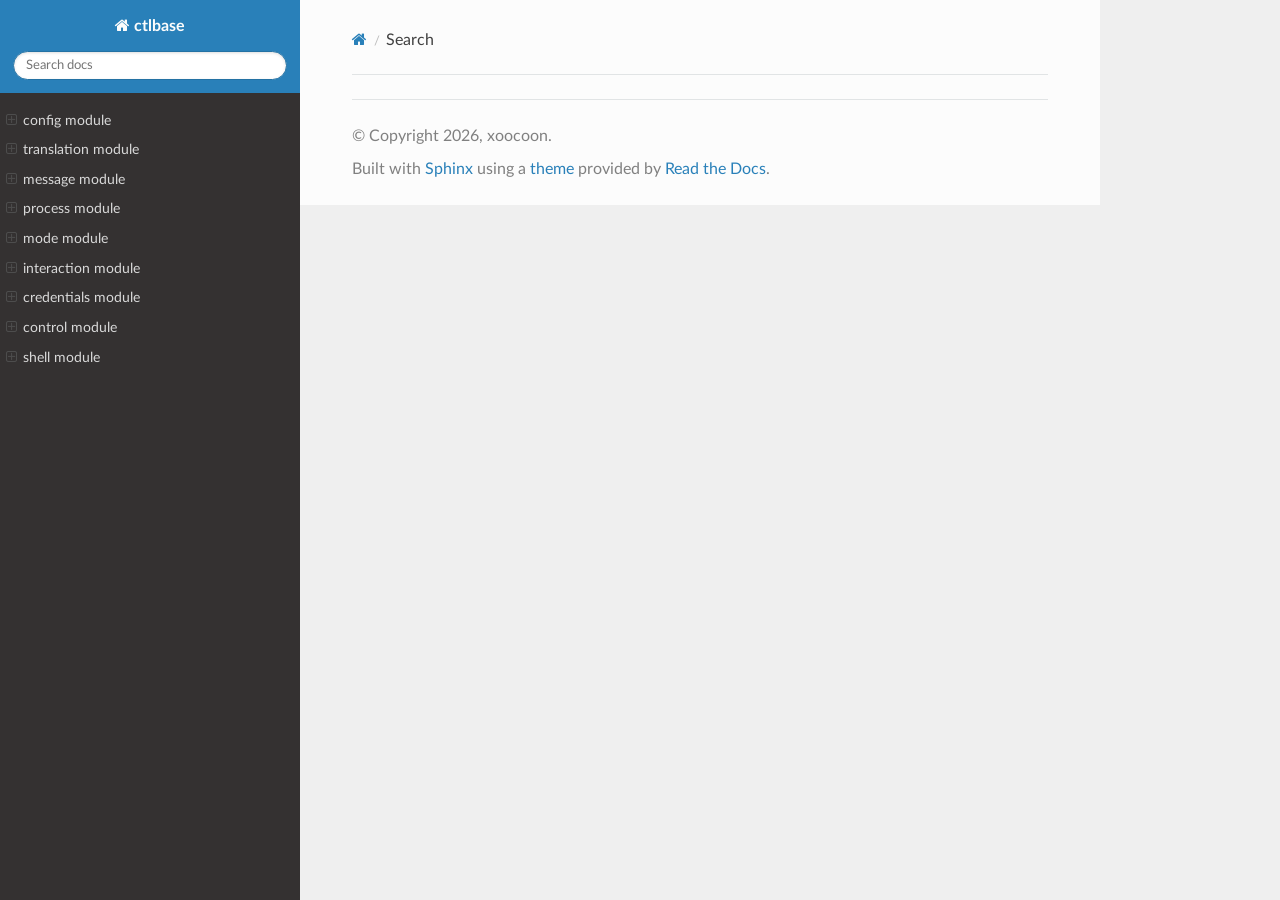
<file: docs/html/search.html>
<!DOCTYPE html>
<html class="writer-html5" lang="en" data-content_root="./">
<head>
  <meta charset="utf-8" />
  <meta name="viewport" content="width=device-width, initial-scale=1.0" />
  <title>Search &mdash; ctlbase 1.0a3 documentation</title>
      <link rel="stylesheet" type="text/css" href="_static/pygments.css?v=b86133f3" />
      <link rel="stylesheet" type="text/css" href="_static/css/theme.css?v=9edc463e" />
      <link rel="stylesheet" type="text/css" href="_static/sphinx_paramlinks.css" />

  
    
      <script src="_static/jquery.js?v=5d32c60e"></script>
      <script src="_static/_sphinx_javascript_frameworks_compat.js?v=2cd50e6c"></script>
      <script src="_static/documentation_options.js?v=a35e1e6e"></script>
      <script src="_static/doctools.js?v=9a2dae69"></script>
      <script src="_static/sphinx_highlight.js?v=dc90522c"></script>
    <script src="_static/js/theme.js"></script>
    <script src="_static/searchtools.js"></script>
    <script src="_static/language_data.js"></script>
    <link rel="index" title="Index" href="genindex.html" />
    <link rel="search" title="Search" href="#" /> 
</head>

<body class="wy-body-for-nav"> 
  <div class="wy-grid-for-nav">
    <nav data-toggle="wy-nav-shift" class="wy-nav-side">
      <div class="wy-side-scroll">
        <div class="wy-side-nav-search" >

          
          
          <a href="index.html" class="icon icon-home">
            ctlbase
          </a>
<div role="search">
  <form id="rtd-search-form" class="wy-form" action="#" method="get">
    <input type="text" name="q" placeholder="Search docs" aria-label="Search docs" />
    <input type="hidden" name="check_keywords" value="yes" />
    <input type="hidden" name="area" value="default" />
  </form>
</div>
        </div><div class="wy-menu wy-menu-vertical" data-spy="affix" role="navigation" aria-label="Navigation menu">
              <ul>
<li class="toctree-l1"><a class="reference internal" href="config.html">config module</a><ul>
<li class="toctree-l2"><a class="reference internal" href="config.html#main-classes">Main classes</a><ul>
<li class="toctree-l3"><a class="reference internal" href="config.html#ctlbase.config.CallerInspector"><code class="docutils literal notranslate"><span class="pre">CallerInspector</span></code></a><ul>
<li class="toctree-l4"><a class="reference internal" href="config.html#ctlbase.config.CallerInspector.__init__"><code class="docutils literal notranslate"><span class="pre">CallerInspector.__init__()</span></code></a></li>
<li class="toctree-l4"><a class="reference internal" href="config.html#ctlbase.config.CallerInspector.getName"><code class="docutils literal notranslate"><span class="pre">CallerInspector.getName()</span></code></a></li>
<li class="toctree-l4"><a class="reference internal" href="config.html#ctlbase.config.CallerInspector.getPath"><code class="docutils literal notranslate"><span class="pre">CallerInspector.getPath()</span></code></a></li>
</ul>
</li>
<li class="toctree-l3"><a class="reference internal" href="config.html#ctlbase.config.FileHelper"><code class="docutils literal notranslate"><span class="pre">FileHelper</span></code></a><ul>
<li class="toctree-l4"><a class="reference internal" href="config.html#ctlbase.config.FileHelper.Type"><code class="docutils literal notranslate"><span class="pre">FileHelper.Type</span></code></a></li>
<li class="toctree-l4"><a class="reference internal" href="config.html#ctlbase.config.FileHelper.find"><code class="docutils literal notranslate"><span class="pre">FileHelper.find()</span></code></a></li>
<li class="toctree-l4"><a class="reference internal" href="config.html#ctlbase.config.FileHelper.findBinary"><code class="docutils literal notranslate"><span class="pre">FileHelper.findBinary()</span></code></a></li>
<li class="toctree-l4"><a class="reference internal" href="config.html#ctlbase.config.FileHelper.findConfig"><code class="docutils literal notranslate"><span class="pre">FileHelper.findConfig()</span></code></a></li>
<li class="toctree-l4"><a class="reference internal" href="config.html#ctlbase.config.FileHelper.findTranslation"><code class="docutils literal notranslate"><span class="pre">FileHelper.findTranslation()</span></code></a></li>
<li class="toctree-l4"><a class="reference internal" href="config.html#ctlbase.config.FileHelper.BIN_LOCATIONS"><code class="docutils literal notranslate"><span class="pre">FileHelper.BIN_LOCATIONS</span></code></a></li>
<li class="toctree-l4"><a class="reference internal" href="config.html#ctlbase.config.FileHelper.CONFIG_LOCATIONS"><code class="docutils literal notranslate"><span class="pre">FileHelper.CONFIG_LOCATIONS</span></code></a></li>
<li class="toctree-l4"><a class="reference internal" href="config.html#ctlbase.config.FileHelper.TRANSLATION_LOCATIONS"><code class="docutils literal notranslate"><span class="pre">FileHelper.TRANSLATION_LOCATIONS</span></code></a></li>
</ul>
</li>
<li class="toctree-l3"><a class="reference internal" href="config.html#ctlbase.config.BashHelper"><code class="docutils literal notranslate"><span class="pre">BashHelper</span></code></a><ul>
<li class="toctree-l4"><a class="reference internal" href="config.html#ctlbase.config.BashHelper.Array"><code class="docutils literal notranslate"><span class="pre">BashHelper.Array</span></code></a></li>
<li class="toctree-l4"><a class="reference internal" href="config.html#ctlbase.config.BashHelper.Scalar"><code class="docutils literal notranslate"><span class="pre">BashHelper.Scalar</span></code></a></li>
<li class="toctree-l4"><a class="reference internal" href="config.html#ctlbase.config.BashHelper.parseConfig"><code class="docutils literal notranslate"><span class="pre">BashHelper.parseConfig()</span></code></a></li>
</ul>
</li>
</ul>
</li>
<li class="toctree-l2"><a class="reference internal" href="config.html#constants-and-defaults">Constants and defaults</a><ul>
<li class="toctree-l3"><a class="reference internal" href="config.html#ctlbase.config.Caller"><code class="docutils literal notranslate"><span class="pre">Caller</span></code></a></li>
<li class="toctree-l3"><a class="reference internal" href="config.html#ctlbase.config.TRUE_VALUE_PATTERN"><code class="docutils literal notranslate"><span class="pre">TRUE_VALUE_PATTERN</span></code></a></li>
<li class="toctree-l3"><a class="reference internal" href="config.html#ctlbase.config.FALSE_VALUE_PATTERN"><code class="docutils literal notranslate"><span class="pre">FALSE_VALUE_PATTERN</span></code></a></li>
</ul>
</li>
</ul>
</li>
<li class="toctree-l1"><a class="reference internal" href="translation.html">translation module</a><ul>
<li class="toctree-l2"><a class="reference internal" href="translation.html#main-classes">Main classes</a><ul>
<li class="toctree-l3"><a class="reference internal" href="translation.html#ctlbase.translation.TranslationManager"><code class="docutils literal notranslate"><span class="pre">TranslationManager</span></code></a><ul>
<li class="toctree-l4"><a class="reference internal" href="translation.html#ctlbase.translation.TranslationManager.__init__"><code class="docutils literal notranslate"><span class="pre">TranslationManager.__init__()</span></code></a></li>
<li class="toctree-l4"><a class="reference internal" href="translation.html#ctlbase.translation.TranslationManager.changeLanguage"><code class="docutils literal notranslate"><span class="pre">TranslationManager.changeLanguage()</span></code></a></li>
<li class="toctree-l4"><a class="reference internal" href="translation.html#ctlbase.translation.TranslationManager.loadLanguages"><code class="docutils literal notranslate"><span class="pre">TranslationManager.loadLanguages()</span></code></a></li>
<li class="toctree-l4"><a class="reference internal" href="translation.html#ctlbase.translation.TranslationManager.translate"><code class="docutils literal notranslate"><span class="pre">TranslationManager.translate()</span></code></a></li>
<li class="toctree-l4"><a class="reference internal" href="translation.html#ctlbase.translation.TranslationManager.language"><code class="docutils literal notranslate"><span class="pre">TranslationManager.language</span></code></a></li>
</ul>
</li>
</ul>
</li>
<li class="toctree-l2"><a class="reference internal" href="translation.html#constants-and-defaults">Constants and defaults</a><ul>
<li class="toctree-l3"><a class="reference internal" href="translation.html#ctlbase.translation.Translation"><code class="docutils literal notranslate"><span class="pre">Translation</span></code></a></li>
</ul>
</li>
</ul>
</li>
<li class="toctree-l1"><a class="reference internal" href="message.html">message module</a><ul>
<li class="toctree-l2"><a class="reference internal" href="message.html#main-classes">Main classes</a><ul>
<li class="toctree-l3"><a class="reference internal" href="message.html#ctlbase.message.Message"><code class="docutils literal notranslate"><span class="pre">Message</span></code></a><ul>
<li class="toctree-l4"><a class="reference internal" href="message.html#ctlbase.message.Message.__eq__"><code class="docutils literal notranslate"><span class="pre">Message.__eq__()</span></code></a></li>
<li class="toctree-l4"><a class="reference internal" href="message.html#ctlbase.message.Message.__init__"><code class="docutils literal notranslate"><span class="pre">Message.__init__()</span></code></a></li>
<li class="toctree-l4"><a class="reference internal" href="message.html#ctlbase.message.Message.fromDict"><code class="docutils literal notranslate"><span class="pre">Message.fromDict()</span></code></a></li>
<li class="toctree-l4"><a class="reference internal" href="message.html#ctlbase.message.Message.fromJson"><code class="docutils literal notranslate"><span class="pre">Message.fromJson()</span></code></a></li>
<li class="toctree-l4"><a class="reference internal" href="message.html#ctlbase.message.Message.getTextLngs"><code class="docutils literal notranslate"><span class="pre">Message.getTextLngs()</span></code></a></li>
<li class="toctree-l4"><a class="reference internal" href="message.html#ctlbase.message.Message.toColoredText"><code class="docutils literal notranslate"><span class="pre">Message.toColoredText()</span></code></a></li>
<li class="toctree-l4"><a class="reference internal" href="message.html#ctlbase.message.Message.toJson"><code class="docutils literal notranslate"><span class="pre">Message.toJson()</span></code></a></li>
<li class="toctree-l4"><a class="reference internal" href="message.html#ctlbase.message.Message.toText"><code class="docutils literal notranslate"><span class="pre">Message.toText()</span></code></a></li>
<li class="toctree-l4"><a class="reference internal" href="message.html#ctlbase.message.Message.arguments"><code class="docutils literal notranslate"><span class="pre">Message.arguments</span></code></a></li>
<li class="toctree-l4"><a class="reference internal" href="message.html#ctlbase.message.Message.correlationId"><code class="docutils literal notranslate"><span class="pre">Message.correlationId</span></code></a></li>
<li class="toctree-l4"><a class="reference internal" href="message.html#ctlbase.message.Message.key"><code class="docutils literal notranslate"><span class="pre">Message.key</span></code></a></li>
<li class="toctree-l4"><a class="reference internal" href="message.html#ctlbase.message.Message.ns"><code class="docutils literal notranslate"><span class="pre">Message.ns</span></code></a></li>
<li class="toctree-l4"><a class="reference internal" href="message.html#ctlbase.message.Message.severity"><code class="docutils literal notranslate"><span class="pre">Message.severity</span></code></a></li>
<li class="toctree-l4"><a class="reference internal" href="message.html#ctlbase.message.Message.textEn"><code class="docutils literal notranslate"><span class="pre">Message.textEn</span></code></a></li>
<li class="toctree-l4"><a class="reference internal" href="message.html#ctlbase.message.Message.timestamp_iso"><code class="docutils literal notranslate"><span class="pre">Message.timestamp_iso</span></code></a></li>
</ul>
</li>
<li class="toctree-l3"><a class="reference internal" href="message.html#ctlbase.message.ErrorMessage"><code class="docutils literal notranslate"><span class="pre">ErrorMessage</span></code></a><ul>
<li class="toctree-l4"><a class="reference internal" href="message.html#ctlbase.message.ErrorMessage.__init__"><code class="docutils literal notranslate"><span class="pre">ErrorMessage.__init__()</span></code></a></li>
<li class="toctree-l4"><a class="reference internal" href="message.html#ctlbase.message.ErrorMessage.exitCode"><code class="docutils literal notranslate"><span class="pre">ErrorMessage.exitCode</span></code></a></li>
</ul>
</li>
<li class="toctree-l3"><a class="reference internal" href="message.html#ctlbase.message.MessageBuffer"><code class="docutils literal notranslate"><span class="pre">MessageBuffer</span></code></a><ul>
<li class="toctree-l4"><a class="reference internal" href="message.html#ctlbase.message.MessageBuffer.__init__"><code class="docutils literal notranslate"><span class="pre">MessageBuffer.__init__()</span></code></a></li>
<li class="toctree-l4"><a class="reference internal" href="message.html#ctlbase.message.MessageBuffer.addTranslations"><code class="docutils literal notranslate"><span class="pre">MessageBuffer.addTranslations()</span></code></a></li>
<li class="toctree-l4"><a class="reference internal" href="message.html#ctlbase.message.MessageBuffer.append"><code class="docutils literal notranslate"><span class="pre">MessageBuffer.append()</span></code></a></li>
<li class="toctree-l4"><a class="reference internal" href="message.html#ctlbase.message.MessageBuffer.appendBuffer"><code class="docutils literal notranslate"><span class="pre">MessageBuffer.appendBuffer()</span></code></a></li>
<li class="toctree-l4"><a class="reference internal" href="message.html#ctlbase.message.MessageBuffer.appendJson"><code class="docutils literal notranslate"><span class="pre">MessageBuffer.appendJson()</span></code></a></li>
<li class="toctree-l4"><a class="reference internal" href="message.html#ctlbase.message.MessageBuffer.clear"><code class="docutils literal notranslate"><span class="pre">MessageBuffer.clear()</span></code></a></li>
<li class="toctree-l4"><a class="reference internal" href="message.html#ctlbase.message.MessageBuffer.getExitCode"><code class="docutils literal notranslate"><span class="pre">MessageBuffer.getExitCode()</span></code></a></li>
<li class="toctree-l4"><a class="reference internal" href="message.html#ctlbase.message.MessageBuffer.getJson"><code class="docutils literal notranslate"><span class="pre">MessageBuffer.getJson()</span></code></a></li>
<li class="toctree-l4"><a class="reference internal" href="message.html#ctlbase.message.MessageBuffer.getList"><code class="docutils literal notranslate"><span class="pre">MessageBuffer.getList()</span></code></a></li>
<li class="toctree-l4"><a class="reference internal" href="message.html#ctlbase.message.MessageBuffer.getText"><code class="docutils literal notranslate"><span class="pre">MessageBuffer.getText()</span></code></a></li>
<li class="toctree-l4"><a class="reference internal" href="message.html#ctlbase.message.MessageBuffer.hasKey"><code class="docutils literal notranslate"><span class="pre">MessageBuffer.hasKey()</span></code></a></li>
<li class="toctree-l4"><a class="reference internal" href="message.html#ctlbase.message.MessageBuffer.hasSeverity"><code class="docutils literal notranslate"><span class="pre">MessageBuffer.hasSeverity()</span></code></a></li>
<li class="toctree-l4"><a class="reference internal" href="message.html#ctlbase.message.MessageBuffer.printText"><code class="docutils literal notranslate"><span class="pre">MessageBuffer.printText()</span></code></a></li>
<li class="toctree-l4"><a class="reference internal" href="message.html#ctlbase.message.MessageBuffer.isColoringDefault"><code class="docutils literal notranslate"><span class="pre">MessageBuffer.isColoringDefault</span></code></a></li>
<li class="toctree-l4"><a class="reference internal" href="message.html#ctlbase.message.MessageBuffer.lngDefault"><code class="docutils literal notranslate"><span class="pre">MessageBuffer.lngDefault</span></code></a></li>
<li class="toctree-l4"><a class="reference internal" href="message.html#ctlbase.message.MessageBuffer.nsDefault"><code class="docutils literal notranslate"><span class="pre">MessageBuffer.nsDefault</span></code></a></li>
</ul>
</li>
<li class="toctree-l3"><a class="reference internal" href="message.html#ctlbase.message.LoggingMessageBuffer"><code class="docutils literal notranslate"><span class="pre">LoggingMessageBuffer</span></code></a><ul>
<li class="toctree-l4"><a class="reference internal" href="message.html#ctlbase.message.LoggingMessageBuffer.__init__"><code class="docutils literal notranslate"><span class="pre">LoggingMessageBuffer.__init__()</span></code></a></li>
<li class="toctree-l4"><a class="reference internal" href="message.html#ctlbase.message.LoggingMessageBuffer.append"><code class="docutils literal notranslate"><span class="pre">LoggingMessageBuffer.append()</span></code></a></li>
<li class="toctree-l4"><a class="reference internal" href="message.html#ctlbase.message.LoggingMessageBuffer.close"><code class="docutils literal notranslate"><span class="pre">LoggingMessageBuffer.close()</span></code></a></li>
<li class="toctree-l4"><a class="reference internal" href="message.html#ctlbase.message.LoggingMessageBuffer.openLog"><code class="docutils literal notranslate"><span class="pre">LoggingMessageBuffer.openLog()</span></code></a></li>
<li class="toctree-l4"><a class="reference internal" href="message.html#ctlbase.message.LoggingMessageBuffer.firstColumnFormatStr"><code class="docutils literal notranslate"><span class="pre">LoggingMessageBuffer.firstColumnFormatStr</span></code></a></li>
<li class="toctree-l4"><a class="reference internal" href="message.html#ctlbase.message.LoggingMessageBuffer.isLogImmediately"><code class="docutils literal notranslate"><span class="pre">LoggingMessageBuffer.isLogImmediately</span></code></a></li>
<li class="toctree-l4"><a class="reference internal" href="message.html#ctlbase.message.LoggingMessageBuffer.isLogToConsole"><code class="docutils literal notranslate"><span class="pre">LoggingMessageBuffer.isLogToConsole</span></code></a></li>
<li class="toctree-l4"><a class="reference internal" href="message.html#ctlbase.message.LoggingMessageBuffer.logPath"><code class="docutils literal notranslate"><span class="pre">LoggingMessageBuffer.logPath</span></code></a></li>
</ul>
</li>
<li class="toctree-l3"><a class="reference internal" href="message.html#ctlbase.message.MessageIterator"><code class="docutils literal notranslate"><span class="pre">MessageIterator</span></code></a><ul>
<li class="toctree-l4"><a class="reference internal" href="message.html#ctlbase.message.MessageIterator.Format"><code class="docutils literal notranslate"><span class="pre">MessageIterator.Format</span></code></a></li>
<li class="toctree-l4"><a class="reference internal" href="message.html#ctlbase.message.MessageIterator.__init__"><code class="docutils literal notranslate"><span class="pre">MessageIterator.__init__()</span></code></a></li>
</ul>
</li>
</ul>
</li>
<li class="toctree-l2"><a class="reference internal" href="message.html#constants-and-defaults">Constants and defaults</a><ul>
<li class="toctree-l3"><a class="reference internal" href="message.html#ctlbase.message.Severity"><code class="docutils literal notranslate"><span class="pre">Severity</span></code></a><ul>
<li class="toctree-l4"><a class="reference internal" href="message.html#ctlbase.message.Severity.DEBUG"><code class="docutils literal notranslate"><span class="pre">Severity.DEBUG</span></code></a></li>
<li class="toctree-l4"><a class="reference internal" href="message.html#ctlbase.message.Severity.ERROR"><code class="docutils literal notranslate"><span class="pre">Severity.ERROR</span></code></a></li>
<li class="toctree-l4"><a class="reference internal" href="message.html#ctlbase.message.Severity.NORMAL"><code class="docutils literal notranslate"><span class="pre">Severity.NORMAL</span></code></a></li>
<li class="toctree-l4"><a class="reference internal" href="message.html#ctlbase.message.Severity.SUCCESS"><code class="docutils literal notranslate"><span class="pre">Severity.SUCCESS</span></code></a></li>
<li class="toctree-l4"><a class="reference internal" href="message.html#ctlbase.message.Severity.VERBOSE"><code class="docutils literal notranslate"><span class="pre">Severity.VERBOSE</span></code></a></li>
<li class="toctree-l4"><a class="reference internal" href="message.html#ctlbase.message.Severity.WARNING"><code class="docutils literal notranslate"><span class="pre">Severity.WARNING</span></code></a></li>
</ul>
</li>
<li class="toctree-l3"><a class="reference internal" href="message.html#ctlbase.message.SEVERITY_FILTER_DEFAULT"><code class="docutils literal notranslate"><span class="pre">SEVERITY_FILTER_DEFAULT</span></code></a></li>
<li class="toctree-l3"><a class="reference internal" href="message.html#ctlbase.message.COLOR_PRINT_ENVKEY"><code class="docutils literal notranslate"><span class="pre">COLOR_PRINT_ENVKEY</span></code></a></li>
</ul>
</li>
</ul>
</li>
<li class="toctree-l1"><a class="reference internal" href="process.html">process module</a><ul>
<li class="toctree-l2"><a class="reference internal" href="process.html#main-classes">Main classes</a><ul>
<li class="toctree-l3"><a class="reference internal" href="process.html#ctlbase.process.LoopBase"><code class="docutils literal notranslate"><span class="pre">LoopBase</span></code></a></li>
<li class="toctree-l3"><a class="reference internal" href="process.html#ctlbase.process.SyncMixin"><code class="docutils literal notranslate"><span class="pre">SyncMixin</span></code></a><ul>
<li class="toctree-l4"><a class="reference internal" href="process.html#ctlbase.process.SyncMixin.syncify"><code class="docutils literal notranslate"><span class="pre">SyncMixin.syncify()</span></code></a></li>
</ul>
</li>
<li class="toctree-l3"><a class="reference internal" href="process.html#ctlbase.process.TaskMonitor"><code class="docutils literal notranslate"><span class="pre">TaskMonitor</span></code></a><ul>
<li class="toctree-l4"><a class="reference internal" href="process.html#ctlbase.process.TaskMonitor.__init__"><code class="docutils literal notranslate"><span class="pre">TaskMonitor.__init__()</span></code></a></li>
<li class="toctree-l4"><a class="reference internal" href="process.html#ctlbase.process.TaskMonitor.add"><code class="docutils literal notranslate"><span class="pre">TaskMonitor.add()</span></code></a></li>
<li class="toctree-l4"><a class="reference internal" href="process.html#ctlbase.process.TaskMonitor.cancelTasks"><code class="docutils literal notranslate"><span class="pre">TaskMonitor.cancelTasks()</span></code></a></li>
<li class="toctree-l4"><a class="reference internal" href="process.html#ctlbase.process.TaskMonitor.cancelTasksInLoop"><code class="docutils literal notranslate"><span class="pre">TaskMonitor.cancelTasksInLoop()</span></code></a></li>
<li class="toctree-l4"><a class="reference internal" href="process.html#ctlbase.process.TaskMonitor.remove"><code class="docutils literal notranslate"><span class="pre">TaskMonitor.remove()</span></code></a></li>
<li class="toctree-l4"><a class="reference internal" href="process.html#ctlbase.process.TaskMonitor.start"><code class="docutils literal notranslate"><span class="pre">TaskMonitor.start()</span></code></a></li>
<li class="toctree-l4"><a class="reference internal" href="process.html#ctlbase.process.TaskMonitor.stop"><code class="docutils literal notranslate"><span class="pre">TaskMonitor.stop()</span></code></a></li>
<li class="toctree-l4"><a class="reference internal" href="process.html#ctlbase.process.TaskMonitor.loop"><code class="docutils literal notranslate"><span class="pre">TaskMonitor.loop</span></code></a></li>
<li class="toctree-l4"><a class="reference internal" href="process.html#ctlbase.process.TaskMonitor.taskCheckingInterval_ms"><code class="docutils literal notranslate"><span class="pre">TaskMonitor.taskCheckingInterval_ms</span></code></a></li>
</ul>
</li>
<li class="toctree-l3"><a class="reference internal" href="process.html#ctlbase.process.CommandExecutor"><code class="docutils literal notranslate"><span class="pre">CommandExecutor</span></code></a><ul>
<li class="toctree-l4"><a class="reference internal" href="process.html#ctlbase.process.CommandExecutor.SynchronousError"><code class="docutils literal notranslate"><span class="pre">CommandExecutor.SynchronousError</span></code></a></li>
<li class="toctree-l4"><a class="reference internal" href="process.html#ctlbase.process.CommandExecutor.__init__"><code class="docutils literal notranslate"><span class="pre">CommandExecutor.__init__()</span></code></a></li>
<li class="toctree-l4"><a class="reference internal" href="process.html#ctlbase.process.CommandExecutor._createProcess"><code class="docutils literal notranslate"><span class="pre">CommandExecutor._createProcess()</span></code></a></li>
<li class="toctree-l4"><a class="reference internal" href="process.html#ctlbase.process.CommandExecutor.executeAsynchronously"><code class="docutils literal notranslate"><span class="pre">CommandExecutor.executeAsynchronously()</span></code></a></li>
<li class="toctree-l4"><a class="reference internal" href="process.html#ctlbase.process.CommandExecutor.executeCommands"><code class="docutils literal notranslate"><span class="pre">CommandExecutor.executeCommands()</span></code></a></li>
<li class="toctree-l4"><a class="reference internal" href="process.html#ctlbase.process.CommandExecutor.executeSynchronously"><code class="docutils literal notranslate"><span class="pre">CommandExecutor.executeSynchronously()</span></code></a></li>
<li class="toctree-l4"><a class="reference internal" href="process.html#ctlbase.process.CommandExecutor.getOutput"><code class="docutils literal notranslate"><span class="pre">CommandExecutor.getOutput()</span></code></a></li>
<li class="toctree-l4"><a class="reference internal" href="process.html#ctlbase.process.CommandExecutor.ON_ERROR_ONLY"><code class="docutils literal notranslate"><span class="pre">CommandExecutor.ON_ERROR_ONLY</span></code></a></li>
<li class="toctree-l4"><a class="reference internal" href="process.html#ctlbase.process.CommandExecutor.ON_SUCCESS_ONLY"><code class="docutils literal notranslate"><span class="pre">CommandExecutor.ON_SUCCESS_ONLY</span></code></a></li>
<li class="toctree-l4"><a class="reference internal" href="process.html#ctlbase.process.CommandExecutor.isSynchronousDefault"><code class="docutils literal notranslate"><span class="pre">CommandExecutor.isSynchronousDefault</span></code></a></li>
</ul>
</li>
</ul>
</li>
<li class="toctree-l2"><a class="reference internal" href="process.html#constants-and-defaults">Constants and defaults</a><ul>
<li class="toctree-l3"><a class="reference internal" href="process.html#ctlbase.process.TASK_CHECKING_INTERVAL_MS_DEFAULT"><code class="docutils literal notranslate"><span class="pre">TASK_CHECKING_INTERVAL_MS_DEFAULT</span></code></a></li>
</ul>
</li>
</ul>
</li>
<li class="toctree-l1"><a class="reference internal" href="mode.html">mode module</a><ul>
<li class="toctree-l2"><a class="reference internal" href="mode.html#main-classes">Main classes</a><ul>
<li class="toctree-l3"><a class="reference internal" href="mode.html#ctlbase.mode.ModeDirHelper"><code class="docutils literal notranslate"><span class="pre">ModeDirHelper</span></code></a><ul>
<li class="toctree-l4"><a class="reference internal" href="mode.html#ctlbase.mode.ModeDirHelper.find"><code class="docutils literal notranslate"><span class="pre">ModeDirHelper.find()</span></code></a></li>
</ul>
</li>
<li class="toctree-l3"><a class="reference internal" href="mode.html#ctlbase.mode.FileModeHandler"><code class="docutils literal notranslate"><span class="pre">FileModeHandler</span></code></a><ul>
<li class="toctree-l4"><a class="reference internal" href="mode.html#ctlbase.mode.FileModeHandler.__init__"><code class="docutils literal notranslate"><span class="pre">FileModeHandler.__init__()</span></code></a></li>
<li class="toctree-l4"><a class="reference internal" href="mode.html#ctlbase.mode.FileModeHandler.activatePending"><code class="docutils literal notranslate"><span class="pre">FileModeHandler.activatePending()</span></code></a></li>
<li class="toctree-l4"><a class="reference internal" href="mode.html#ctlbase.mode.FileModeHandler.getActive"><code class="docutils literal notranslate"><span class="pre">FileModeHandler.getActive()</span></code></a></li>
<li class="toctree-l4"><a class="reference internal" href="mode.html#ctlbase.mode.FileModeHandler.getPending"><code class="docutils literal notranslate"><span class="pre">FileModeHandler.getPending()</span></code></a></li>
<li class="toctree-l4"><a class="reference internal" href="mode.html#ctlbase.mode.FileModeHandler.setActive"><code class="docutils literal notranslate"><span class="pre">FileModeHandler.setActive()</span></code></a></li>
<li class="toctree-l4"><a class="reference internal" href="mode.html#ctlbase.mode.FileModeHandler.setPending"><code class="docutils literal notranslate"><span class="pre">FileModeHandler.setPending()</span></code></a></li>
<li class="toctree-l4"><a class="reference internal" href="mode.html#ctlbase.mode.FileModeHandler.unsetActive"><code class="docutils literal notranslate"><span class="pre">FileModeHandler.unsetActive()</span></code></a></li>
<li class="toctree-l4"><a class="reference internal" href="mode.html#ctlbase.mode.FileModeHandler.unsetPending"><code class="docutils literal notranslate"><span class="pre">FileModeHandler.unsetPending()</span></code></a></li>
</ul>
</li>
</ul>
</li>
<li class="toctree-l2"><a class="reference internal" href="mode.html#constants-and-defaults">Constants and defaults</a><ul>
<li class="toctree-l3"><a class="reference internal" href="mode.html#ctlbase.mode.TIMEOUT_DEFAULT_S"><code class="docutils literal notranslate"><span class="pre">TIMEOUT_DEFAULT_S</span></code></a></li>
<li class="toctree-l3"><a class="reference internal" href="mode.html#ctlbase.mode.BASE_DIR_PATH_DEFAULT"><code class="docutils literal notranslate"><span class="pre">BASE_DIR_PATH_DEFAULT</span></code></a></li>
</ul>
</li>
</ul>
</li>
<li class="toctree-l1"><a class="reference internal" href="interaction.html">interaction module</a><ul>
<li class="toctree-l2"><a class="reference internal" href="interaction.html#main-classes">Main classes</a><ul>
<li class="toctree-l3"><a class="reference internal" href="interaction.html#ctlbase.interaction.InteractionManager"><code class="docutils literal notranslate"><span class="pre">InteractionManager</span></code></a><ul>
<li class="toctree-l4"><a class="reference internal" href="interaction.html#ctlbase.interaction.InteractionManager.__init__"><code class="docutils literal notranslate"><span class="pre">InteractionManager.__init__()</span></code></a></li>
<li class="toctree-l4"><a class="reference internal" href="interaction.html#ctlbase.interaction.InteractionManager.promptForCredential"><code class="docutils literal notranslate"><span class="pre">InteractionManager.promptForCredential()</span></code></a></li>
<li class="toctree-l4"><a class="reference internal" href="interaction.html#ctlbase.interaction.InteractionManager.isColoringDefault"><code class="docutils literal notranslate"><span class="pre">InteractionManager.isColoringDefault</span></code></a></li>
</ul>
</li>
</ul>
</li>
<li class="toctree-l2"><a class="reference internal" href="interaction.html#constants-and-defaults">Constants and defaults</a><ul>
<li class="toctree-l3"><a class="reference internal" href="interaction.html#ctlbase.interaction.COLOR_PRINT_ENVKEY"><code class="docutils literal notranslate"><span class="pre">COLOR_PRINT_ENVKEY</span></code></a></li>
<li class="toctree-l3"><a class="reference internal" href="interaction.html#ctlbase.interaction.Interaction"><code class="docutils literal notranslate"><span class="pre">Interaction</span></code></a></li>
</ul>
</li>
</ul>
</li>
<li class="toctree-l1"><a class="reference internal" href="credentials.html">credentials module</a><ul>
<li class="toctree-l2"><a class="reference internal" href="credentials.html#main-classes">Main classes</a><ul>
<li class="toctree-l3"><a class="reference internal" href="credentials.html#ctlbase.credentials.CredentialReader"><code class="docutils literal notranslate"><span class="pre">CredentialReader</span></code></a><ul>
<li class="toctree-l4"><a class="reference internal" href="credentials.html#ctlbase.credentials.CredentialReader.__init__"><code class="docutils literal notranslate"><span class="pre">CredentialReader.__init__()</span></code></a></li>
</ul>
</li>
<li class="toctree-l3"><a class="reference internal" href="credentials.html#ctlbase.credentials.KeyringReader"><code class="docutils literal notranslate"><span class="pre">KeyringReader</span></code></a><ul>
<li class="toctree-l4"><a class="reference internal" href="credentials.html#ctlbase.credentials.KeyringReader.__init__"><code class="docutils literal notranslate"><span class="pre">KeyringReader.__init__()</span></code></a></li>
</ul>
</li>
<li class="toctree-l3"><a class="reference internal" href="credentials.html#ctlbase.credentials.Tpm2Reader"><code class="docutils literal notranslate"><span class="pre">Tpm2Reader</span></code></a><ul>
<li class="toctree-l4"><a class="reference internal" href="credentials.html#ctlbase.credentials.Tpm2Reader.__init__"><code class="docutils literal notranslate"><span class="pre">Tpm2Reader.__init__()</span></code></a></li>
<li class="toctree-l4"><a class="reference internal" href="credentials.html#ctlbase.credentials.Tpm2Reader.PCR_AUTH_DEFAULT"><code class="docutils literal notranslate"><span class="pre">Tpm2Reader.PCR_AUTH_DEFAULT</span></code></a></li>
</ul>
</li>
<li class="toctree-l3"><a class="reference internal" href="credentials.html#ctlbase.credentials.FileReader"><code class="docutils literal notranslate"><span class="pre">FileReader</span></code></a><ul>
<li class="toctree-l4"><a class="reference internal" href="credentials.html#ctlbase.credentials.FileReader.__init__"><code class="docutils literal notranslate"><span class="pre">FileReader.__init__()</span></code></a></li>
</ul>
</li>
<li class="toctree-l3"><a class="reference internal" href="credentials.html#ctlbase.credentials.PromptReader"><code class="docutils literal notranslate"><span class="pre">PromptReader</span></code></a><ul>
<li class="toctree-l4"><a class="reference internal" href="credentials.html#ctlbase.credentials.PromptReader.__init__"><code class="docutils literal notranslate"><span class="pre">PromptReader.__init__()</span></code></a></li>
</ul>
</li>
<li class="toctree-l3"><a class="reference internal" href="credentials.html#ctlbase.credentials.BaseReader"><code class="docutils literal notranslate"><span class="pre">BaseReader</span></code></a><ul>
<li class="toctree-l4"><a class="reference internal" href="credentials.html#ctlbase.credentials.BaseReader.__init__"><code class="docutils literal notranslate"><span class="pre">BaseReader.__init__()</span></code></a></li>
<li class="toctree-l4"><a class="reference internal" href="credentials.html#ctlbase.credentials.BaseReader._readCredential"><code class="docutils literal notranslate"><span class="pre">BaseReader._readCredential()</span></code></a></li>
<li class="toctree-l4"><a class="reference internal" href="credentials.html#ctlbase.credentials.BaseReader.readCredential"><code class="docutils literal notranslate"><span class="pre">BaseReader.readCredential()</span></code></a></li>
<li class="toctree-l4"><a class="reference internal" href="credentials.html#ctlbase.credentials.BaseReader.credentialKeys"><code class="docutils literal notranslate"><span class="pre">BaseReader.credentialKeys</span></code></a></li>
</ul>
</li>
<li class="toctree-l3"><a class="reference internal" href="credentials.html#ctlbase.credentials.TemporaryCredentials"><code class="docutils literal notranslate"><span class="pre">TemporaryCredentials</span></code></a><ul>
<li class="toctree-l4"><a class="reference internal" href="credentials.html#ctlbase.credentials.TemporaryCredentials.Format"><code class="docutils literal notranslate"><span class="pre">TemporaryCredentials.Format</span></code></a></li>
<li class="toctree-l4"><a class="reference internal" href="credentials.html#ctlbase.credentials.TemporaryCredentials.__init__"><code class="docutils literal notranslate"><span class="pre">TemporaryCredentials.__init__()</span></code></a></li>
<li class="toctree-l4"><a class="reference internal" href="credentials.html#ctlbase.credentials.TemporaryCredentials.deleteCredential"><code class="docutils literal notranslate"><span class="pre">TemporaryCredentials.deleteCredential()</span></code></a></li>
<li class="toctree-l4"><a class="reference internal" href="credentials.html#ctlbase.credentials.TemporaryCredentials.delete"><code class="docutils literal notranslate"><span class="pre">TemporaryCredentials.delete</span></code></a></li>
<li class="toctree-l4"><a class="reference internal" href="credentials.html#ctlbase.credentials.TemporaryCredentials.format"><code class="docutils literal notranslate"><span class="pre">TemporaryCredentials.format</span></code></a></li>
<li class="toctree-l4"><a class="reference internal" href="credentials.html#ctlbase.credentials.TemporaryCredentials.mayPrompt"><code class="docutils literal notranslate"><span class="pre">TemporaryCredentials.mayPrompt</span></code></a></li>
<li class="toctree-l4"><a class="reference internal" href="credentials.html#ctlbase.credentials.TemporaryCredentials.mountpoint"><code class="docutils literal notranslate"><span class="pre">TemporaryCredentials.mountpoint</span></code></a></li>
<li class="toctree-l4"><a class="reference internal" href="credentials.html#ctlbase.credentials.TemporaryCredentials.namedTemp"><code class="docutils literal notranslate"><span class="pre">TemporaryCredentials.namedTemp</span></code></a></li>
<li class="toctree-l4"><a class="reference internal" href="credentials.html#ctlbase.credentials.TemporaryCredentials.path"><code class="docutils literal notranslate"><span class="pre">TemporaryCredentials.path</span></code></a></li>
<li class="toctree-l4"><a class="reference internal" href="credentials.html#ctlbase.credentials.TemporaryCredentials.purpose"><code class="docutils literal notranslate"><span class="pre">TemporaryCredentials.purpose</span></code></a></li>
</ul>
</li>
</ul>
</li>
<li class="toctree-l2"><a class="reference internal" href="credentials.html#constants-and-defaults">Constants and defaults</a><ul>
<li class="toctree-l3"><a class="reference internal" href="credentials.html#ctlbase.credentials.CredentialKey"><code class="docutils literal notranslate"><span class="pre">CredentialKey</span></code></a><ul>
<li class="toctree-l4"><a class="reference internal" href="credentials.html#ctlbase.credentials.CredentialKey.CRYPTOPHRASE"><code class="docutils literal notranslate"><span class="pre">CredentialKey.CRYPTOPHRASE</span></code></a></li>
<li class="toctree-l4"><a class="reference internal" href="credentials.html#ctlbase.credentials.CredentialKey.LOGIN"><code class="docutils literal notranslate"><span class="pre">CredentialKey.LOGIN</span></code></a></li>
<li class="toctree-l4"><a class="reference internal" href="credentials.html#ctlbase.credentials.CredentialKey.LOGINNAME"><code class="docutils literal notranslate"><span class="pre">CredentialKey.LOGINNAME</span></code></a></li>
<li class="toctree-l4"><a class="reference internal" href="credentials.html#ctlbase.credentials.CredentialKey.PASSWORD"><code class="docutils literal notranslate"><span class="pre">CredentialKey.PASSWORD</span></code></a></li>
<li class="toctree-l4"><a class="reference internal" href="credentials.html#ctlbase.credentials.CredentialKey.TOTP"><code class="docutils literal notranslate"><span class="pre">CredentialKey.TOTP</span></code></a></li>
<li class="toctree-l4"><a class="reference internal" href="credentials.html#ctlbase.credentials.CredentialKey.USERNAME"><code class="docutils literal notranslate"><span class="pre">CredentialKey.USERNAME</span></code></a></li>
</ul>
</li>
<li class="toctree-l3"><a class="reference internal" href="credentials.html#ctlbase.credentials.CREDENTIALS_DIRECTORY_DEFAULT"><code class="docutils literal notranslate"><span class="pre">CREDENTIALS_DIRECTORY_DEFAULT</span></code></a></li>
</ul>
</li>
</ul>
</li>
<li class="toctree-l1"><a class="reference internal" href="control.html">control module</a><ul>
<li class="toctree-l2"><a class="reference internal" href="control.html#core-concepts">Core concepts</a><ul>
<li class="toctree-l3"><a class="reference internal" href="control.html#control">control</a></li>
<li class="toctree-l3"><a class="reference internal" href="control.html#action">action</a></li>
<li class="toctree-l3"><a class="reference internal" href="control.html#mode">mode</a></li>
<li class="toctree-l3"><a class="reference internal" href="control.html#property">property</a></li>
<li class="toctree-l3"><a class="reference internal" href="control.html#feedback">feedback</a></li>
</ul>
</li>
<li class="toctree-l2"><a class="reference internal" href="control.html#main-classes">Main classes</a><ul>
<li class="toctree-l3"><a class="reference internal" href="control.html#ctlbase.control.Control"><code class="docutils literal notranslate"><span class="pre">Control</span></code></a><ul>
<li class="toctree-l4"><a class="reference internal" href="control.html#ctlbase.control.Control.__init__"><code class="docutils literal notranslate"><span class="pre">Control.__init__()</span></code></a></li>
<li class="toctree-l4"><a class="reference internal" href="control.html#ctlbase.control.Control._actionToGrammarEn"><code class="docutils literal notranslate"><span class="pre">Control._actionToGrammarEn()</span></code></a></li>
<li class="toctree-l4"><a class="reference internal" href="control.html#ctlbase.control.Control._appendMessageFromActionEn"><code class="docutils literal notranslate"><span class="pre">Control._appendMessageFromActionEn()</span></code></a></li>
<li class="toctree-l4"><a class="reference internal" href="control.html#ctlbase.control.Control._createExceptionFromActionEn"><code class="docutils literal notranslate"><span class="pre">Control._createExceptionFromActionEn()</span></code></a></li>
<li class="toctree-l4"><a class="reference internal" href="control.html#ctlbase.control.Control._getPropertiesListsEn"><code class="docutils literal notranslate"><span class="pre">Control._getPropertiesListsEn()</span></code></a></li>
<li class="toctree-l4"><a class="reference internal" href="control.html#ctlbase.control.Control._getProperty"><code class="docutils literal notranslate"><span class="pre">Control._getProperty()</span></code></a></li>
<li class="toctree-l4"><a class="reference internal" href="control.html#ctlbase.control.Control._invalidateCache"><code class="docutils literal notranslate"><span class="pre">Control._invalidateCache()</span></code></a></li>
<li class="toctree-l4"><a class="reference internal" href="control.html#ctlbase.control.Control._performAction"><code class="docutils literal notranslate"><span class="pre">Control._performAction()</span></code></a></li>
<li class="toctree-l4"><a class="reference internal" href="control.html#ctlbase.control.Control._preprocessArgument"><code class="docutils literal notranslate"><span class="pre">Control._preprocessArgument()</span></code></a></li>
<li class="toctree-l4"><a class="reference internal" href="control.html#ctlbase.control.Control.activatePendingMode"><code class="docutils literal notranslate"><span class="pre">Control.activatePendingMode()</span></code></a></li>
<li class="toctree-l4"><a class="reference internal" href="control.html#ctlbase.control.Control.close"><code class="docutils literal notranslate"><span class="pre">Control.close()</span></code></a></li>
<li class="toctree-l4"><a class="reference internal" href="control.html#ctlbase.control.Control.getActiveMode"><code class="docutils literal notranslate"><span class="pre">Control.getActiveMode()</span></code></a></li>
<li class="toctree-l4"><a class="reference internal" href="control.html#ctlbase.control.Control.getPendingMode"><code class="docutils literal notranslate"><span class="pre">Control.getPendingMode()</span></code></a></li>
<li class="toctree-l4"><a class="reference internal" href="control.html#ctlbase.control.Control.getPropertiesJson"><code class="docutils literal notranslate"><span class="pre">Control.getPropertiesJson()</span></code></a></li>
<li class="toctree-l4"><a class="reference internal" href="control.html#ctlbase.control.Control.getPropertiesTextEn"><code class="docutils literal notranslate"><span class="pre">Control.getPropertiesTextEn()</span></code></a></li>
<li class="toctree-l4"><a class="reference internal" href="control.html#ctlbase.control.Control.getProperty"><code class="docutils literal notranslate"><span class="pre">Control.getProperty()</span></code></a></li>
<li class="toctree-l4"><a class="reference internal" href="control.html#ctlbase.control.Control.performAction"><code class="docutils literal notranslate"><span class="pre">Control.performAction()</span></code></a></li>
<li class="toctree-l4"><a class="reference internal" href="control.html#ctlbase.control.Control.setActiveMode"><code class="docutils literal notranslate"><span class="pre">Control.setActiveMode()</span></code></a></li>
<li class="toctree-l4"><a class="reference internal" href="control.html#ctlbase.control.Control.setPendingMode"><code class="docutils literal notranslate"><span class="pre">Control.setPendingMode()</span></code></a></li>
<li class="toctree-l4"><a class="reference internal" href="control.html#ctlbase.control.Control.unsetActiveMode"><code class="docutils literal notranslate"><span class="pre">Control.unsetActiveMode()</span></code></a></li>
<li class="toctree-l4"><a class="reference internal" href="control.html#ctlbase.control.Control.unsetPendingMode"><code class="docutils literal notranslate"><span class="pre">Control.unsetPendingMode()</span></code></a></li>
</ul>
</li>
<li class="toctree-l3"><a class="reference internal" href="control.html#ctlbase.control.ControlEnum"><code class="docutils literal notranslate"><span class="pre">ControlEnum</span></code></a><ul>
<li class="toctree-l4"><a class="reference internal" href="control.html#ctlbase.control.ControlEnum.__eq__"><code class="docutils literal notranslate"><span class="pre">ControlEnum.__eq__()</span></code></a></li>
<li class="toctree-l4"><a class="reference internal" href="control.html#ctlbase.control.ControlEnum.fromAny"><code class="docutils literal notranslate"><span class="pre">ControlEnum.fromAny()</span></code></a></li>
</ul>
</li>
</ul>
</li>
<li class="toctree-l2"><a class="reference internal" href="control.html#constants-and-defaults">Constants and defaults</a><ul>
<li class="toctree-l3"><a class="reference internal" href="control.html#ctlbase.control.StandardAction"><code class="docutils literal notranslate"><span class="pre">StandardAction</span></code></a><ul>
<li class="toctree-l4"><a class="reference internal" href="control.html#ctlbase.control.StandardAction.MODE_ACTIVATE"><code class="docutils literal notranslate"><span class="pre">StandardAction.MODE_ACTIVATE</span></code></a></li>
<li class="toctree-l4"><a class="reference internal" href="control.html#ctlbase.control.StandardAction.MODE_SET"><code class="docutils literal notranslate"><span class="pre">StandardAction.MODE_SET</span></code></a></li>
<li class="toctree-l4"><a class="reference internal" href="control.html#ctlbase.control.StandardAction.MODE_UNSET"><code class="docutils literal notranslate"><span class="pre">StandardAction.MODE_UNSET</span></code></a></li>
</ul>
</li>
<li class="toctree-l3"><a class="reference internal" href="control.html#ctlbase.control.StandardMode"><code class="docutils literal notranslate"><span class="pre">StandardMode</span></code></a><ul>
<li class="toctree-l4"><a class="reference internal" href="control.html#ctlbase.control.StandardMode.__eq__"><code class="docutils literal notranslate"><span class="pre">StandardMode.__eq__()</span></code></a></li>
<li class="toctree-l4"><a class="reference internal" href="control.html#ctlbase.control.StandardMode.fromAny"><code class="docutils literal notranslate"><span class="pre">StandardMode.fromAny()</span></code></a></li>
<li class="toctree-l4"><a class="reference internal" href="control.html#ctlbase.control.StandardMode.NONE"><code class="docutils literal notranslate"><span class="pre">StandardMode.NONE</span></code></a></li>
</ul>
</li>
<li class="toctree-l3"><a class="reference internal" href="control.html#ctlbase.control.StandardProperty"><code class="docutils literal notranslate"><span class="pre">StandardProperty</span></code></a><ul>
<li class="toctree-l4"><a class="reference internal" href="control.html#ctlbase.control.StandardProperty.MODE_ACTIVE"><code class="docutils literal notranslate"><span class="pre">StandardProperty.MODE_ACTIVE</span></code></a></li>
<li class="toctree-l4"><a class="reference internal" href="control.html#ctlbase.control.StandardProperty.MODE_PENDING"><code class="docutils literal notranslate"><span class="pre">StandardProperty.MODE_PENDING</span></code></a></li>
</ul>
</li>
<li class="toctree-l3"><a class="reference internal" href="control.html#ctlbase.control.ALREADY_OK_SEVERITY"><code class="docutils literal notranslate"><span class="pre">ALREADY_OK_SEVERITY</span></code></a></li>
<li class="toctree-l3"><a class="reference internal" href="control.html#ctlbase.control.ALREADY_NOT_OK_SEVERITY"><code class="docutils literal notranslate"><span class="pre">ALREADY_NOT_OK_SEVERITY</span></code></a></li>
<li class="toctree-l3"><a class="reference internal" href="control.html#ctlbase.control.MODE_DIR_NAME_ENVKEY"><code class="docutils literal notranslate"><span class="pre">MODE_DIR_NAME_ENVKEY</span></code></a></li>
<li class="toctree-l3"><a class="reference internal" href="control.html#ctlbase.control.MODE_GROUP_ENVKEY"><code class="docutils literal notranslate"><span class="pre">MODE_GROUP_ENVKEY</span></code></a></li>
<li class="toctree-l3"><a class="reference internal" href="control.html#ctlbase.control.MODE_TIMEOUT_DEFAULT_ENVKEY"><code class="docutils literal notranslate"><span class="pre">MODE_TIMEOUT_DEFAULT_ENVKEY</span></code></a></li>
</ul>
</li>
</ul>
</li>
<li class="toctree-l1"><a class="reference internal" href="shell.html">shell module</a><ul>
<li class="toctree-l2"><a class="reference internal" href="shell.html#main-classes">Main classes</a><ul>
<li class="toctree-l3"><a class="reference internal" href="shell.html#ctlbase.shell.ControlShell"><code class="docutils literal notranslate"><span class="pre">ControlShell</span></code></a><ul>
<li class="toctree-l4"><a class="reference internal" href="shell.html#ctlbase.shell.ControlShell.__exit__"><code class="docutils literal notranslate"><span class="pre">ControlShell.__exit__()</span></code></a></li>
<li class="toctree-l4"><a class="reference internal" href="shell.html#ctlbase.shell.ControlShell.__init__"><code class="docutils literal notranslate"><span class="pre">ControlShell.__init__()</span></code></a></li>
<li class="toctree-l4"><a class="reference internal" href="shell.html#ctlbase.shell.ControlShell.addStandardArgs"><code class="docutils literal notranslate"><span class="pre">ControlShell.addStandardArgs()</span></code></a></li>
<li class="toctree-l4"><a class="reference internal" href="shell.html#ctlbase.shell.ControlShell.argsToActionArg"><code class="docutils literal notranslate"><span class="pre">ControlShell.argsToActionArg()</span></code></a></li>
<li class="toctree-l4"><a class="reference internal" href="shell.html#ctlbase.shell.ControlShell.printOnExit"><code class="docutils literal notranslate"><span class="pre">ControlShell.printOnExit()</span></code></a></li>
<li class="toctree-l4"><a class="reference internal" href="shell.html#ctlbase.shell.ControlShell.requestCleanup"><code class="docutils literal notranslate"><span class="pre">ControlShell.requestCleanup()</span></code></a></li>
<li class="toctree-l4"><a class="reference internal" href="shell.html#ctlbase.shell.ControlShell.setControl"><code class="docutils literal notranslate"><span class="pre">ControlShell.setControl()</span></code></a></li>
<li class="toctree-l4"><a class="reference internal" href="shell.html#ctlbase.shell.ControlShell.setExitCode"><code class="docutils literal notranslate"><span class="pre">ControlShell.setExitCode()</span></code></a></li>
<li class="toctree-l4"><a class="reference internal" href="shell.html#ctlbase.shell.ControlShell.commandExecutor"><code class="docutils literal notranslate"><span class="pre">ControlShell.commandExecutor</span></code></a></li>
<li class="toctree-l4"><a class="reference internal" href="shell.html#ctlbase.shell.ControlShell.envConfigDict"><code class="docutils literal notranslate"><span class="pre">ControlShell.envConfigDict</span></code></a></li>
<li class="toctree-l4"><a class="reference internal" href="shell.html#ctlbase.shell.ControlShell.envConfigName"><code class="docutils literal notranslate"><span class="pre">ControlShell.envConfigName</span></code></a></li>
<li class="toctree-l4"><a class="reference internal" href="shell.html#ctlbase.shell.ControlShell.msgBuffer"><code class="docutils literal notranslate"><span class="pre">ControlShell.msgBuffer</span></code></a></li>
</ul>
</li>
<li class="toctree-l3"><a class="reference internal" href="shell.html#ctlbase.shell.DaemonControlShell"><code class="docutils literal notranslate"><span class="pre">DaemonControlShell</span></code></a><ul>
<li class="toctree-l4"><a class="reference internal" href="shell.html#ctlbase.shell.DaemonControlShell.__exit__"><code class="docutils literal notranslate"><span class="pre">DaemonControlShell.__exit__()</span></code></a></li>
<li class="toctree-l4"><a class="reference internal" href="shell.html#ctlbase.shell.DaemonControlShell.__init__"><code class="docutils literal notranslate"><span class="pre">DaemonControlShell.__init__()</span></code></a></li>
<li class="toctree-l4"><a class="reference internal" href="shell.html#ctlbase.shell.DaemonControlShell.addStandardArgs"><code class="docutils literal notranslate"><span class="pre">DaemonControlShell.addStandardArgs()</span></code></a></li>
<li class="toctree-l4"><a class="reference internal" href="shell.html#ctlbase.shell.DaemonControlShell.notifyReady"><code class="docutils literal notranslate"><span class="pre">DaemonControlShell.notifyReady()</span></code></a></li>
<li class="toctree-l4"><a class="reference internal" href="shell.html#ctlbase.shell.DaemonControlShell.taskMonitor"><code class="docutils literal notranslate"><span class="pre">DaemonControlShell.taskMonitor</span></code></a></li>
</ul>
</li>
</ul>
</li>
</ul>
</li>
</ul>

        </div>
      </div>
    </nav>

    <section data-toggle="wy-nav-shift" class="wy-nav-content-wrap"><nav class="wy-nav-top" aria-label="Mobile navigation menu" >
          <i data-toggle="wy-nav-top" class="fa fa-bars"></i>
          <a href="index.html">ctlbase</a>
      </nav>

      <div class="wy-nav-content">
        <div class="rst-content">
          <div role="navigation" aria-label="Page navigation">
  <ul class="wy-breadcrumbs">
      <li><a href="index.html" class="icon icon-home" aria-label="Home"></a></li>
      <li class="breadcrumb-item active">Search</li>
      <li class="wy-breadcrumbs-aside">
      </li>
  </ul>
  <hr/>
</div>
          <div role="main" class="document" itemscope="itemscope" itemtype="http://schema.org/Article">
           <div itemprop="articleBody">
             
  <noscript>
  <div id="fallback" class="admonition warning">
    <p class="last">
      Please activate JavaScript to enable the search functionality.
    </p>
  </div>
  </noscript>

  
  <div id="search-results">
  
  </div>

           </div>
          </div>
          <footer>

  <hr/>

  <div role="contentinfo">
    <p>&#169; Copyright 2026, xoocoon.</p>
  </div>

  Built with <a href="https://www.sphinx-doc.org/">Sphinx</a> using a
    <a href="https://github.com/readthedocs/sphinx_rtd_theme">theme</a>
    provided by <a href="https://readthedocs.org">Read the Docs</a>.
   

</footer>
        </div>
      </div>
    </section>
  </div>
  <script>
      jQuery(function () {
          SphinxRtdTheme.Navigation.enable(true);
      });
  </script>
  <script>
    jQuery(function() { Search.loadIndex("searchindex.js"); });
  </script>
  
  <script id="searchindexloader"></script>
   


</body>
</html>
</file>
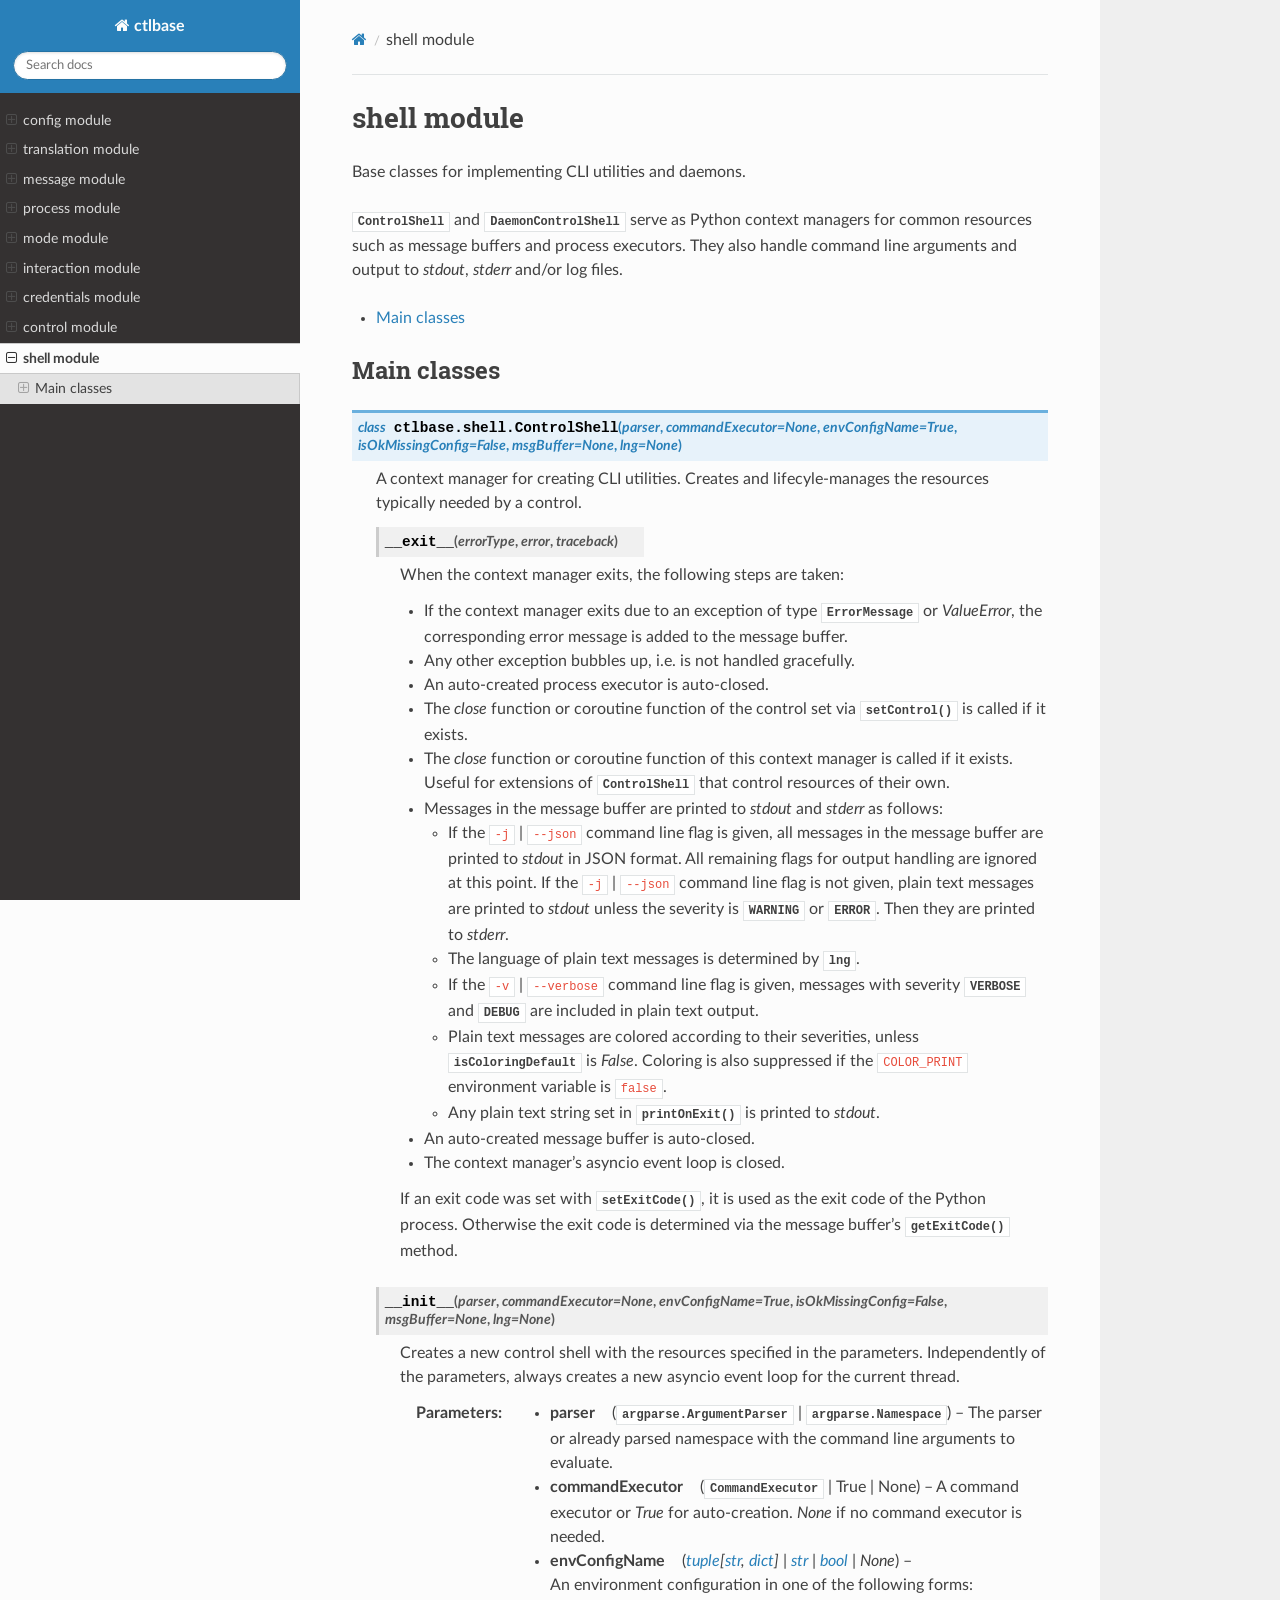
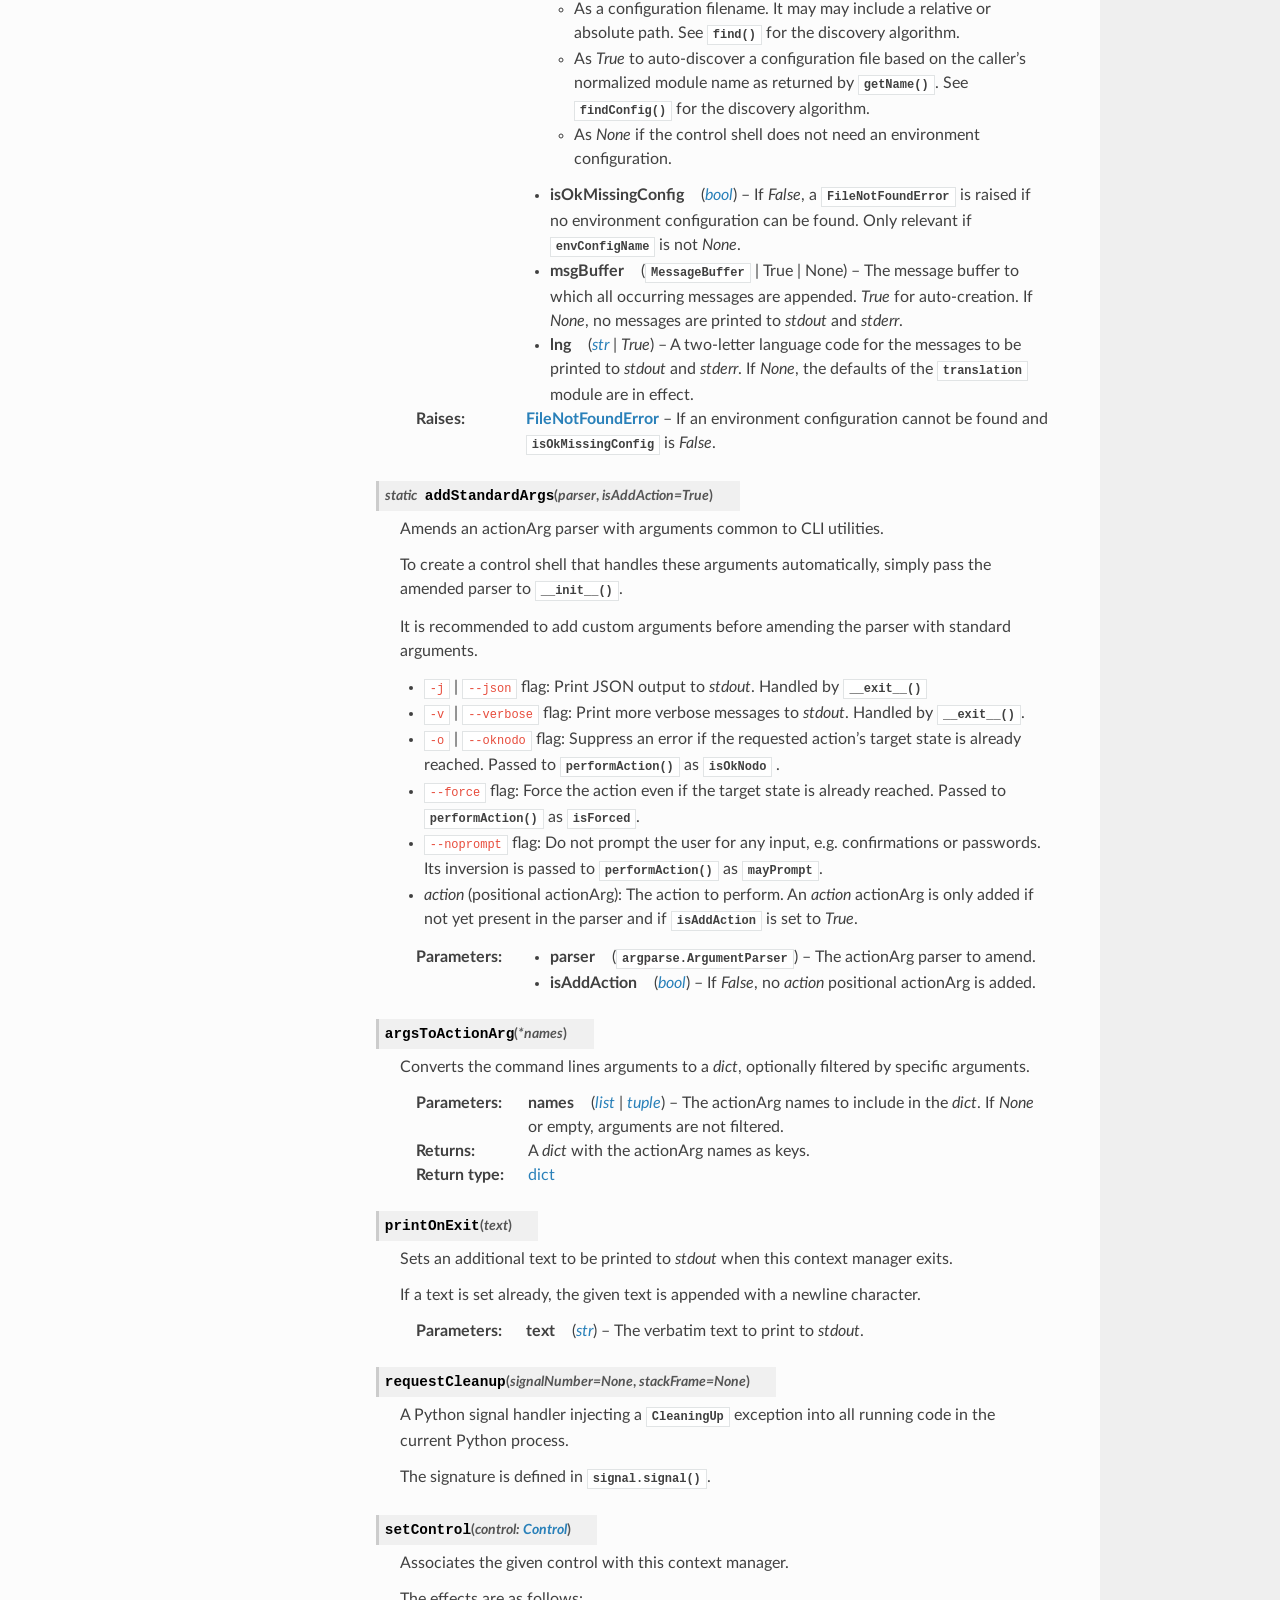
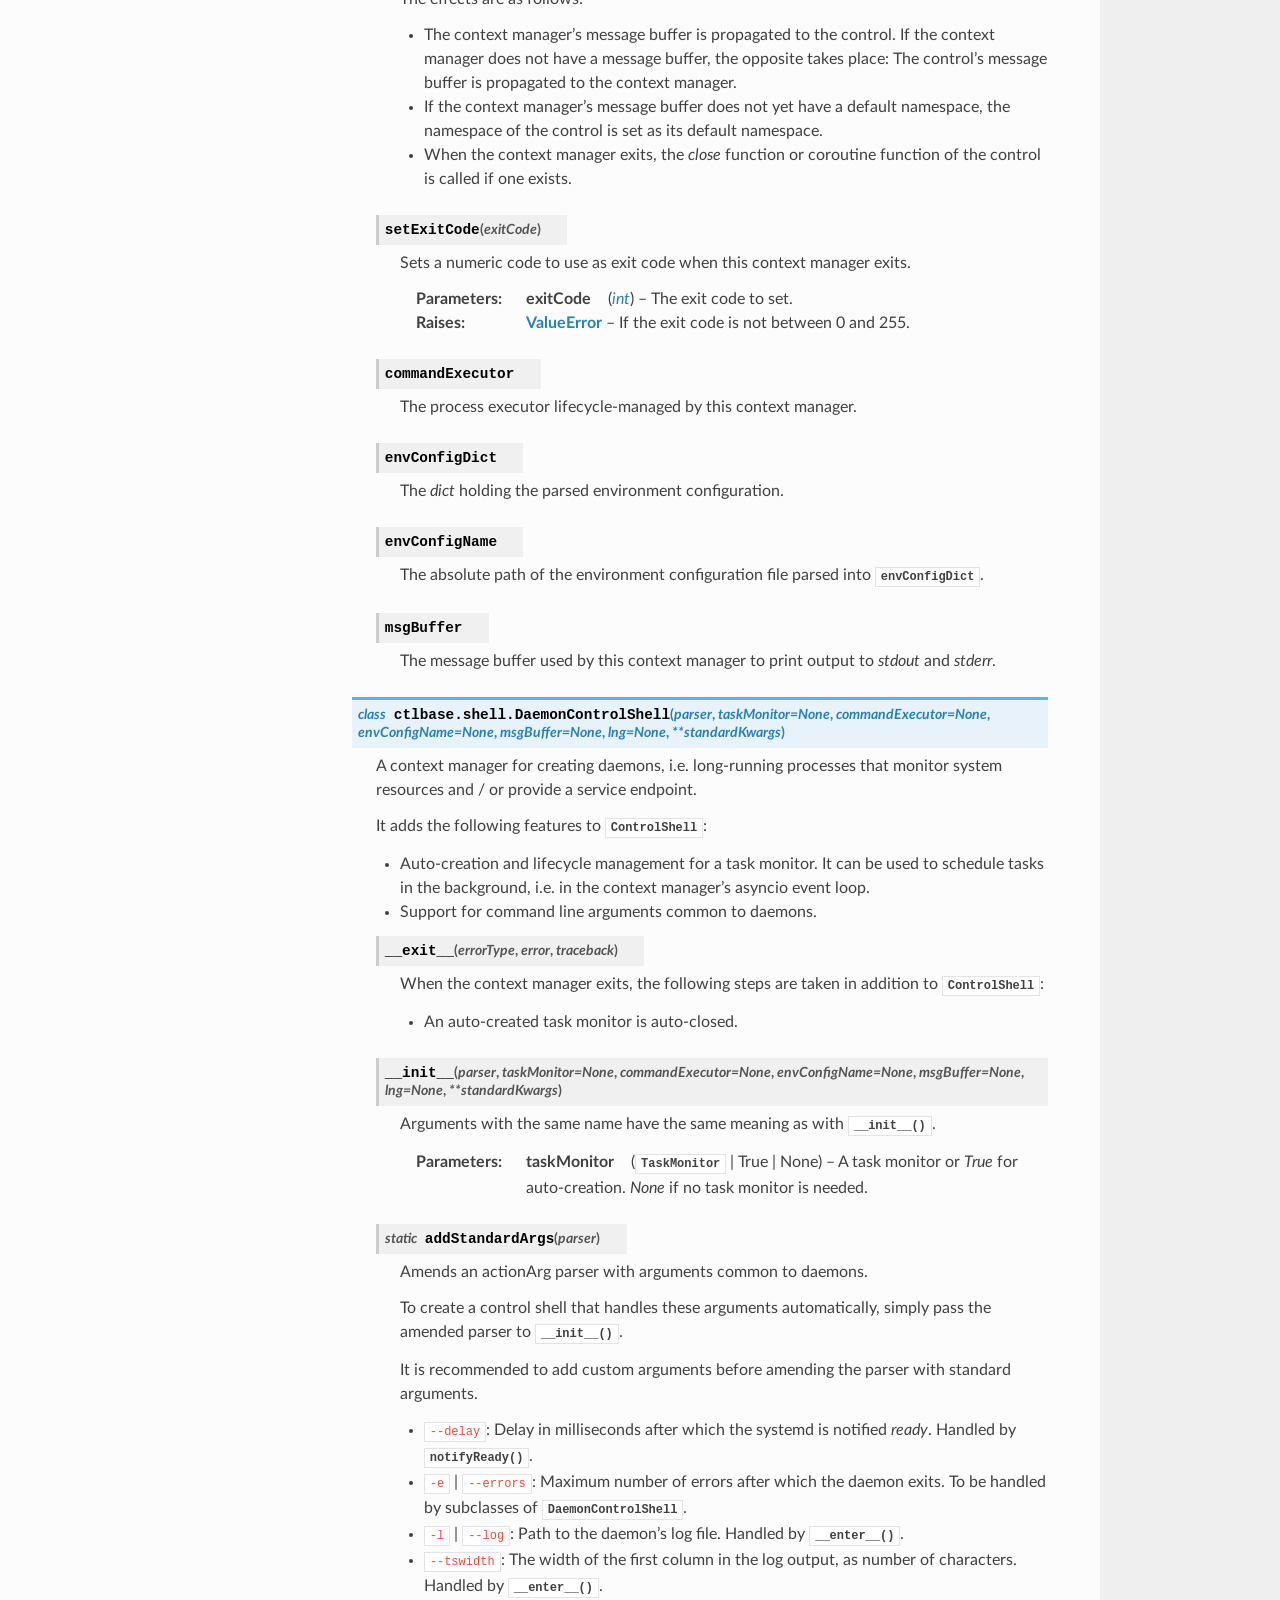
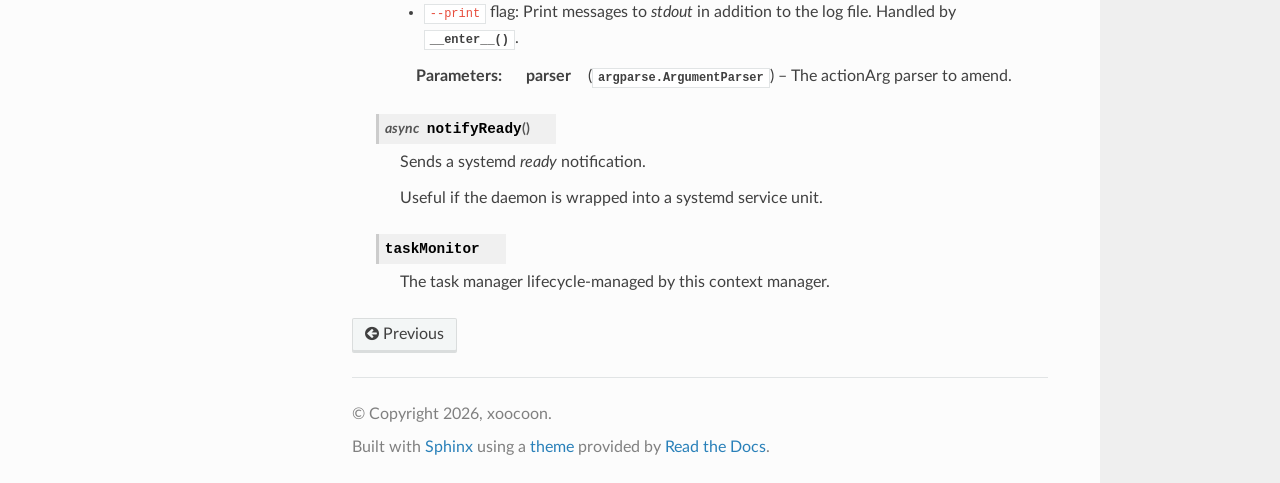
<file: docs/html/shell.html>
<!DOCTYPE html>
<html class="writer-html5" lang="en" data-content_root="./">
<head>
  <meta charset="utf-8" /><meta name="viewport" content="width=device-width, initial-scale=1" />

  <meta name="viewport" content="width=device-width, initial-scale=1.0" />
  <title>shell module &mdash; ctlbase 1.0a3 documentation</title>
      <link rel="stylesheet" type="text/css" href="_static/pygments.css?v=b86133f3" />
      <link rel="stylesheet" type="text/css" href="_static/css/theme.css?v=9edc463e" />
      <link rel="stylesheet" type="text/css" href="_static/sphinx_paramlinks.css" />

  
      <script src="_static/jquery.js?v=5d32c60e"></script>
      <script src="_static/_sphinx_javascript_frameworks_compat.js?v=2cd50e6c"></script>
      <script src="_static/documentation_options.js?v=a35e1e6e"></script>
      <script src="_static/doctools.js?v=9a2dae69"></script>
      <script src="_static/sphinx_highlight.js?v=dc90522c"></script>
    <script src="_static/js/theme.js"></script>
    <link rel="index" title="Index" href="genindex.html" />
    <link rel="search" title="Search" href="search.html" />
    <link rel="prev" title="control module" href="control.html" /> 
</head>

<body class="wy-body-for-nav"> 
  <div class="wy-grid-for-nav">
    <nav data-toggle="wy-nav-shift" class="wy-nav-side">
      <div class="wy-side-scroll">
        <div class="wy-side-nav-search" >

          
          
          <a href="index.html" class="icon icon-home">
            ctlbase
          </a>
<div role="search">
  <form id="rtd-search-form" class="wy-form" action="search.html" method="get">
    <input type="text" name="q" placeholder="Search docs" aria-label="Search docs" />
    <input type="hidden" name="check_keywords" value="yes" />
    <input type="hidden" name="area" value="default" />
  </form>
</div>
        </div><div class="wy-menu wy-menu-vertical" data-spy="affix" role="navigation" aria-label="Navigation menu">
              <ul class="current">
<li class="toctree-l1"><a class="reference internal" href="config.html">config module</a><ul>
<li class="toctree-l2"><a class="reference internal" href="config.html#main-classes">Main classes</a><ul>
<li class="toctree-l3"><a class="reference internal" href="config.html#ctlbase.config.CallerInspector"><code class="docutils literal notranslate"><span class="pre">CallerInspector</span></code></a><ul>
<li class="toctree-l4"><a class="reference internal" href="config.html#ctlbase.config.CallerInspector.__init__"><code class="docutils literal notranslate"><span class="pre">CallerInspector.__init__()</span></code></a></li>
<li class="toctree-l4"><a class="reference internal" href="config.html#ctlbase.config.CallerInspector.getName"><code class="docutils literal notranslate"><span class="pre">CallerInspector.getName()</span></code></a></li>
<li class="toctree-l4"><a class="reference internal" href="config.html#ctlbase.config.CallerInspector.getPath"><code class="docutils literal notranslate"><span class="pre">CallerInspector.getPath()</span></code></a></li>
</ul>
</li>
<li class="toctree-l3"><a class="reference internal" href="config.html#ctlbase.config.FileHelper"><code class="docutils literal notranslate"><span class="pre">FileHelper</span></code></a><ul>
<li class="toctree-l4"><a class="reference internal" href="config.html#ctlbase.config.FileHelper.Type"><code class="docutils literal notranslate"><span class="pre">FileHelper.Type</span></code></a></li>
<li class="toctree-l4"><a class="reference internal" href="config.html#ctlbase.config.FileHelper.find"><code class="docutils literal notranslate"><span class="pre">FileHelper.find()</span></code></a></li>
<li class="toctree-l4"><a class="reference internal" href="config.html#ctlbase.config.FileHelper.findBinary"><code class="docutils literal notranslate"><span class="pre">FileHelper.findBinary()</span></code></a></li>
<li class="toctree-l4"><a class="reference internal" href="config.html#ctlbase.config.FileHelper.findConfig"><code class="docutils literal notranslate"><span class="pre">FileHelper.findConfig()</span></code></a></li>
<li class="toctree-l4"><a class="reference internal" href="config.html#ctlbase.config.FileHelper.findTranslation"><code class="docutils literal notranslate"><span class="pre">FileHelper.findTranslation()</span></code></a></li>
<li class="toctree-l4"><a class="reference internal" href="config.html#ctlbase.config.FileHelper.BIN_LOCATIONS"><code class="docutils literal notranslate"><span class="pre">FileHelper.BIN_LOCATIONS</span></code></a></li>
<li class="toctree-l4"><a class="reference internal" href="config.html#ctlbase.config.FileHelper.CONFIG_LOCATIONS"><code class="docutils literal notranslate"><span class="pre">FileHelper.CONFIG_LOCATIONS</span></code></a></li>
<li class="toctree-l4"><a class="reference internal" href="config.html#ctlbase.config.FileHelper.TRANSLATION_LOCATIONS"><code class="docutils literal notranslate"><span class="pre">FileHelper.TRANSLATION_LOCATIONS</span></code></a></li>
</ul>
</li>
<li class="toctree-l3"><a class="reference internal" href="config.html#ctlbase.config.BashHelper"><code class="docutils literal notranslate"><span class="pre">BashHelper</span></code></a><ul>
<li class="toctree-l4"><a class="reference internal" href="config.html#ctlbase.config.BashHelper.Array"><code class="docutils literal notranslate"><span class="pre">BashHelper.Array</span></code></a></li>
<li class="toctree-l4"><a class="reference internal" href="config.html#ctlbase.config.BashHelper.Scalar"><code class="docutils literal notranslate"><span class="pre">BashHelper.Scalar</span></code></a></li>
<li class="toctree-l4"><a class="reference internal" href="config.html#ctlbase.config.BashHelper.parseConfig"><code class="docutils literal notranslate"><span class="pre">BashHelper.parseConfig()</span></code></a></li>
</ul>
</li>
</ul>
</li>
<li class="toctree-l2"><a class="reference internal" href="config.html#constants-and-defaults">Constants and defaults</a><ul>
<li class="toctree-l3"><a class="reference internal" href="config.html#ctlbase.config.Caller"><code class="docutils literal notranslate"><span class="pre">Caller</span></code></a></li>
<li class="toctree-l3"><a class="reference internal" href="config.html#ctlbase.config.TRUE_VALUE_PATTERN"><code class="docutils literal notranslate"><span class="pre">TRUE_VALUE_PATTERN</span></code></a></li>
<li class="toctree-l3"><a class="reference internal" href="config.html#ctlbase.config.FALSE_VALUE_PATTERN"><code class="docutils literal notranslate"><span class="pre">FALSE_VALUE_PATTERN</span></code></a></li>
</ul>
</li>
</ul>
</li>
<li class="toctree-l1"><a class="reference internal" href="translation.html">translation module</a><ul>
<li class="toctree-l2"><a class="reference internal" href="translation.html#main-classes">Main classes</a><ul>
<li class="toctree-l3"><a class="reference internal" href="translation.html#ctlbase.translation.TranslationManager"><code class="docutils literal notranslate"><span class="pre">TranslationManager</span></code></a><ul>
<li class="toctree-l4"><a class="reference internal" href="translation.html#ctlbase.translation.TranslationManager.__init__"><code class="docutils literal notranslate"><span class="pre">TranslationManager.__init__()</span></code></a></li>
<li class="toctree-l4"><a class="reference internal" href="translation.html#ctlbase.translation.TranslationManager.changeLanguage"><code class="docutils literal notranslate"><span class="pre">TranslationManager.changeLanguage()</span></code></a></li>
<li class="toctree-l4"><a class="reference internal" href="translation.html#ctlbase.translation.TranslationManager.loadLanguages"><code class="docutils literal notranslate"><span class="pre">TranslationManager.loadLanguages()</span></code></a></li>
<li class="toctree-l4"><a class="reference internal" href="translation.html#ctlbase.translation.TranslationManager.translate"><code class="docutils literal notranslate"><span class="pre">TranslationManager.translate()</span></code></a></li>
<li class="toctree-l4"><a class="reference internal" href="translation.html#ctlbase.translation.TranslationManager.language"><code class="docutils literal notranslate"><span class="pre">TranslationManager.language</span></code></a></li>
</ul>
</li>
</ul>
</li>
<li class="toctree-l2"><a class="reference internal" href="translation.html#constants-and-defaults">Constants and defaults</a><ul>
<li class="toctree-l3"><a class="reference internal" href="translation.html#ctlbase.translation.Translation"><code class="docutils literal notranslate"><span class="pre">Translation</span></code></a></li>
</ul>
</li>
</ul>
</li>
<li class="toctree-l1"><a class="reference internal" href="message.html">message module</a><ul>
<li class="toctree-l2"><a class="reference internal" href="message.html#main-classes">Main classes</a><ul>
<li class="toctree-l3"><a class="reference internal" href="message.html#ctlbase.message.Message"><code class="docutils literal notranslate"><span class="pre">Message</span></code></a><ul>
<li class="toctree-l4"><a class="reference internal" href="message.html#ctlbase.message.Message.__eq__"><code class="docutils literal notranslate"><span class="pre">Message.__eq__()</span></code></a></li>
<li class="toctree-l4"><a class="reference internal" href="message.html#ctlbase.message.Message.__init__"><code class="docutils literal notranslate"><span class="pre">Message.__init__()</span></code></a></li>
<li class="toctree-l4"><a class="reference internal" href="message.html#ctlbase.message.Message.fromDict"><code class="docutils literal notranslate"><span class="pre">Message.fromDict()</span></code></a></li>
<li class="toctree-l4"><a class="reference internal" href="message.html#ctlbase.message.Message.fromJson"><code class="docutils literal notranslate"><span class="pre">Message.fromJson()</span></code></a></li>
<li class="toctree-l4"><a class="reference internal" href="message.html#ctlbase.message.Message.getTextLngs"><code class="docutils literal notranslate"><span class="pre">Message.getTextLngs()</span></code></a></li>
<li class="toctree-l4"><a class="reference internal" href="message.html#ctlbase.message.Message.toColoredText"><code class="docutils literal notranslate"><span class="pre">Message.toColoredText()</span></code></a></li>
<li class="toctree-l4"><a class="reference internal" href="message.html#ctlbase.message.Message.toJson"><code class="docutils literal notranslate"><span class="pre">Message.toJson()</span></code></a></li>
<li class="toctree-l4"><a class="reference internal" href="message.html#ctlbase.message.Message.toText"><code class="docutils literal notranslate"><span class="pre">Message.toText()</span></code></a></li>
<li class="toctree-l4"><a class="reference internal" href="message.html#ctlbase.message.Message.arguments"><code class="docutils literal notranslate"><span class="pre">Message.arguments</span></code></a></li>
<li class="toctree-l4"><a class="reference internal" href="message.html#ctlbase.message.Message.correlationId"><code class="docutils literal notranslate"><span class="pre">Message.correlationId</span></code></a></li>
<li class="toctree-l4"><a class="reference internal" href="message.html#ctlbase.message.Message.key"><code class="docutils literal notranslate"><span class="pre">Message.key</span></code></a></li>
<li class="toctree-l4"><a class="reference internal" href="message.html#ctlbase.message.Message.ns"><code class="docutils literal notranslate"><span class="pre">Message.ns</span></code></a></li>
<li class="toctree-l4"><a class="reference internal" href="message.html#ctlbase.message.Message.severity"><code class="docutils literal notranslate"><span class="pre">Message.severity</span></code></a></li>
<li class="toctree-l4"><a class="reference internal" href="message.html#ctlbase.message.Message.textEn"><code class="docutils literal notranslate"><span class="pre">Message.textEn</span></code></a></li>
<li class="toctree-l4"><a class="reference internal" href="message.html#ctlbase.message.Message.timestamp_iso"><code class="docutils literal notranslate"><span class="pre">Message.timestamp_iso</span></code></a></li>
</ul>
</li>
<li class="toctree-l3"><a class="reference internal" href="message.html#ctlbase.message.ErrorMessage"><code class="docutils literal notranslate"><span class="pre">ErrorMessage</span></code></a><ul>
<li class="toctree-l4"><a class="reference internal" href="message.html#ctlbase.message.ErrorMessage.__init__"><code class="docutils literal notranslate"><span class="pre">ErrorMessage.__init__()</span></code></a></li>
<li class="toctree-l4"><a class="reference internal" href="message.html#ctlbase.message.ErrorMessage.exitCode"><code class="docutils literal notranslate"><span class="pre">ErrorMessage.exitCode</span></code></a></li>
</ul>
</li>
<li class="toctree-l3"><a class="reference internal" href="message.html#ctlbase.message.MessageBuffer"><code class="docutils literal notranslate"><span class="pre">MessageBuffer</span></code></a><ul>
<li class="toctree-l4"><a class="reference internal" href="message.html#ctlbase.message.MessageBuffer.__init__"><code class="docutils literal notranslate"><span class="pre">MessageBuffer.__init__()</span></code></a></li>
<li class="toctree-l4"><a class="reference internal" href="message.html#ctlbase.message.MessageBuffer.addTranslations"><code class="docutils literal notranslate"><span class="pre">MessageBuffer.addTranslations()</span></code></a></li>
<li class="toctree-l4"><a class="reference internal" href="message.html#ctlbase.message.MessageBuffer.append"><code class="docutils literal notranslate"><span class="pre">MessageBuffer.append()</span></code></a></li>
<li class="toctree-l4"><a class="reference internal" href="message.html#ctlbase.message.MessageBuffer.appendBuffer"><code class="docutils literal notranslate"><span class="pre">MessageBuffer.appendBuffer()</span></code></a></li>
<li class="toctree-l4"><a class="reference internal" href="message.html#ctlbase.message.MessageBuffer.appendJson"><code class="docutils literal notranslate"><span class="pre">MessageBuffer.appendJson()</span></code></a></li>
<li class="toctree-l4"><a class="reference internal" href="message.html#ctlbase.message.MessageBuffer.clear"><code class="docutils literal notranslate"><span class="pre">MessageBuffer.clear()</span></code></a></li>
<li class="toctree-l4"><a class="reference internal" href="message.html#ctlbase.message.MessageBuffer.getExitCode"><code class="docutils literal notranslate"><span class="pre">MessageBuffer.getExitCode()</span></code></a></li>
<li class="toctree-l4"><a class="reference internal" href="message.html#ctlbase.message.MessageBuffer.getJson"><code class="docutils literal notranslate"><span class="pre">MessageBuffer.getJson()</span></code></a></li>
<li class="toctree-l4"><a class="reference internal" href="message.html#ctlbase.message.MessageBuffer.getList"><code class="docutils literal notranslate"><span class="pre">MessageBuffer.getList()</span></code></a></li>
<li class="toctree-l4"><a class="reference internal" href="message.html#ctlbase.message.MessageBuffer.getText"><code class="docutils literal notranslate"><span class="pre">MessageBuffer.getText()</span></code></a></li>
<li class="toctree-l4"><a class="reference internal" href="message.html#ctlbase.message.MessageBuffer.hasKey"><code class="docutils literal notranslate"><span class="pre">MessageBuffer.hasKey()</span></code></a></li>
<li class="toctree-l4"><a class="reference internal" href="message.html#ctlbase.message.MessageBuffer.hasSeverity"><code class="docutils literal notranslate"><span class="pre">MessageBuffer.hasSeverity()</span></code></a></li>
<li class="toctree-l4"><a class="reference internal" href="message.html#ctlbase.message.MessageBuffer.printText"><code class="docutils literal notranslate"><span class="pre">MessageBuffer.printText()</span></code></a></li>
<li class="toctree-l4"><a class="reference internal" href="message.html#ctlbase.message.MessageBuffer.isColoringDefault"><code class="docutils literal notranslate"><span class="pre">MessageBuffer.isColoringDefault</span></code></a></li>
<li class="toctree-l4"><a class="reference internal" href="message.html#ctlbase.message.MessageBuffer.lngDefault"><code class="docutils literal notranslate"><span class="pre">MessageBuffer.lngDefault</span></code></a></li>
<li class="toctree-l4"><a class="reference internal" href="message.html#ctlbase.message.MessageBuffer.nsDefault"><code class="docutils literal notranslate"><span class="pre">MessageBuffer.nsDefault</span></code></a></li>
</ul>
</li>
<li class="toctree-l3"><a class="reference internal" href="message.html#ctlbase.message.LoggingMessageBuffer"><code class="docutils literal notranslate"><span class="pre">LoggingMessageBuffer</span></code></a><ul>
<li class="toctree-l4"><a class="reference internal" href="message.html#ctlbase.message.LoggingMessageBuffer.__init__"><code class="docutils literal notranslate"><span class="pre">LoggingMessageBuffer.__init__()</span></code></a></li>
<li class="toctree-l4"><a class="reference internal" href="message.html#ctlbase.message.LoggingMessageBuffer.append"><code class="docutils literal notranslate"><span class="pre">LoggingMessageBuffer.append()</span></code></a></li>
<li class="toctree-l4"><a class="reference internal" href="message.html#ctlbase.message.LoggingMessageBuffer.close"><code class="docutils literal notranslate"><span class="pre">LoggingMessageBuffer.close()</span></code></a></li>
<li class="toctree-l4"><a class="reference internal" href="message.html#ctlbase.message.LoggingMessageBuffer.openLog"><code class="docutils literal notranslate"><span class="pre">LoggingMessageBuffer.openLog()</span></code></a></li>
<li class="toctree-l4"><a class="reference internal" href="message.html#ctlbase.message.LoggingMessageBuffer.firstColumnFormatStr"><code class="docutils literal notranslate"><span class="pre">LoggingMessageBuffer.firstColumnFormatStr</span></code></a></li>
<li class="toctree-l4"><a class="reference internal" href="message.html#ctlbase.message.LoggingMessageBuffer.isLogImmediately"><code class="docutils literal notranslate"><span class="pre">LoggingMessageBuffer.isLogImmediately</span></code></a></li>
<li class="toctree-l4"><a class="reference internal" href="message.html#ctlbase.message.LoggingMessageBuffer.isLogToConsole"><code class="docutils literal notranslate"><span class="pre">LoggingMessageBuffer.isLogToConsole</span></code></a></li>
<li class="toctree-l4"><a class="reference internal" href="message.html#ctlbase.message.LoggingMessageBuffer.logPath"><code class="docutils literal notranslate"><span class="pre">LoggingMessageBuffer.logPath</span></code></a></li>
</ul>
</li>
<li class="toctree-l3"><a class="reference internal" href="message.html#ctlbase.message.MessageIterator"><code class="docutils literal notranslate"><span class="pre">MessageIterator</span></code></a><ul>
<li class="toctree-l4"><a class="reference internal" href="message.html#ctlbase.message.MessageIterator.Format"><code class="docutils literal notranslate"><span class="pre">MessageIterator.Format</span></code></a></li>
<li class="toctree-l4"><a class="reference internal" href="message.html#ctlbase.message.MessageIterator.__init__"><code class="docutils literal notranslate"><span class="pre">MessageIterator.__init__()</span></code></a></li>
</ul>
</li>
</ul>
</li>
<li class="toctree-l2"><a class="reference internal" href="message.html#constants-and-defaults">Constants and defaults</a><ul>
<li class="toctree-l3"><a class="reference internal" href="message.html#ctlbase.message.Severity"><code class="docutils literal notranslate"><span class="pre">Severity</span></code></a><ul>
<li class="toctree-l4"><a class="reference internal" href="message.html#ctlbase.message.Severity.DEBUG"><code class="docutils literal notranslate"><span class="pre">Severity.DEBUG</span></code></a></li>
<li class="toctree-l4"><a class="reference internal" href="message.html#ctlbase.message.Severity.ERROR"><code class="docutils literal notranslate"><span class="pre">Severity.ERROR</span></code></a></li>
<li class="toctree-l4"><a class="reference internal" href="message.html#ctlbase.message.Severity.NORMAL"><code class="docutils literal notranslate"><span class="pre">Severity.NORMAL</span></code></a></li>
<li class="toctree-l4"><a class="reference internal" href="message.html#ctlbase.message.Severity.SUCCESS"><code class="docutils literal notranslate"><span class="pre">Severity.SUCCESS</span></code></a></li>
<li class="toctree-l4"><a class="reference internal" href="message.html#ctlbase.message.Severity.VERBOSE"><code class="docutils literal notranslate"><span class="pre">Severity.VERBOSE</span></code></a></li>
<li class="toctree-l4"><a class="reference internal" href="message.html#ctlbase.message.Severity.WARNING"><code class="docutils literal notranslate"><span class="pre">Severity.WARNING</span></code></a></li>
</ul>
</li>
<li class="toctree-l3"><a class="reference internal" href="message.html#ctlbase.message.SEVERITY_FILTER_DEFAULT"><code class="docutils literal notranslate"><span class="pre">SEVERITY_FILTER_DEFAULT</span></code></a></li>
<li class="toctree-l3"><a class="reference internal" href="message.html#ctlbase.message.COLOR_PRINT_ENVKEY"><code class="docutils literal notranslate"><span class="pre">COLOR_PRINT_ENVKEY</span></code></a></li>
</ul>
</li>
</ul>
</li>
<li class="toctree-l1"><a class="reference internal" href="process.html">process module</a><ul>
<li class="toctree-l2"><a class="reference internal" href="process.html#main-classes">Main classes</a><ul>
<li class="toctree-l3"><a class="reference internal" href="process.html#ctlbase.process.LoopBase"><code class="docutils literal notranslate"><span class="pre">LoopBase</span></code></a></li>
<li class="toctree-l3"><a class="reference internal" href="process.html#ctlbase.process.SyncMixin"><code class="docutils literal notranslate"><span class="pre">SyncMixin</span></code></a><ul>
<li class="toctree-l4"><a class="reference internal" href="process.html#ctlbase.process.SyncMixin.syncify"><code class="docutils literal notranslate"><span class="pre">SyncMixin.syncify()</span></code></a></li>
</ul>
</li>
<li class="toctree-l3"><a class="reference internal" href="process.html#ctlbase.process.TaskMonitor"><code class="docutils literal notranslate"><span class="pre">TaskMonitor</span></code></a><ul>
<li class="toctree-l4"><a class="reference internal" href="process.html#ctlbase.process.TaskMonitor.__init__"><code class="docutils literal notranslate"><span class="pre">TaskMonitor.__init__()</span></code></a></li>
<li class="toctree-l4"><a class="reference internal" href="process.html#ctlbase.process.TaskMonitor.add"><code class="docutils literal notranslate"><span class="pre">TaskMonitor.add()</span></code></a></li>
<li class="toctree-l4"><a class="reference internal" href="process.html#ctlbase.process.TaskMonitor.cancelTasks"><code class="docutils literal notranslate"><span class="pre">TaskMonitor.cancelTasks()</span></code></a></li>
<li class="toctree-l4"><a class="reference internal" href="process.html#ctlbase.process.TaskMonitor.cancelTasksInLoop"><code class="docutils literal notranslate"><span class="pre">TaskMonitor.cancelTasksInLoop()</span></code></a></li>
<li class="toctree-l4"><a class="reference internal" href="process.html#ctlbase.process.TaskMonitor.remove"><code class="docutils literal notranslate"><span class="pre">TaskMonitor.remove()</span></code></a></li>
<li class="toctree-l4"><a class="reference internal" href="process.html#ctlbase.process.TaskMonitor.start"><code class="docutils literal notranslate"><span class="pre">TaskMonitor.start()</span></code></a></li>
<li class="toctree-l4"><a class="reference internal" href="process.html#ctlbase.process.TaskMonitor.stop"><code class="docutils literal notranslate"><span class="pre">TaskMonitor.stop()</span></code></a></li>
<li class="toctree-l4"><a class="reference internal" href="process.html#ctlbase.process.TaskMonitor.loop"><code class="docutils literal notranslate"><span class="pre">TaskMonitor.loop</span></code></a></li>
<li class="toctree-l4"><a class="reference internal" href="process.html#ctlbase.process.TaskMonitor.taskCheckingInterval_ms"><code class="docutils literal notranslate"><span class="pre">TaskMonitor.taskCheckingInterval_ms</span></code></a></li>
</ul>
</li>
<li class="toctree-l3"><a class="reference internal" href="process.html#ctlbase.process.CommandExecutor"><code class="docutils literal notranslate"><span class="pre">CommandExecutor</span></code></a><ul>
<li class="toctree-l4"><a class="reference internal" href="process.html#ctlbase.process.CommandExecutor.SynchronousError"><code class="docutils literal notranslate"><span class="pre">CommandExecutor.SynchronousError</span></code></a></li>
<li class="toctree-l4"><a class="reference internal" href="process.html#ctlbase.process.CommandExecutor.__init__"><code class="docutils literal notranslate"><span class="pre">CommandExecutor.__init__()</span></code></a></li>
<li class="toctree-l4"><a class="reference internal" href="process.html#ctlbase.process.CommandExecutor._createProcess"><code class="docutils literal notranslate"><span class="pre">CommandExecutor._createProcess()</span></code></a></li>
<li class="toctree-l4"><a class="reference internal" href="process.html#ctlbase.process.CommandExecutor.executeAsynchronously"><code class="docutils literal notranslate"><span class="pre">CommandExecutor.executeAsynchronously()</span></code></a></li>
<li class="toctree-l4"><a class="reference internal" href="process.html#ctlbase.process.CommandExecutor.executeCommands"><code class="docutils literal notranslate"><span class="pre">CommandExecutor.executeCommands()</span></code></a></li>
<li class="toctree-l4"><a class="reference internal" href="process.html#ctlbase.process.CommandExecutor.executeSynchronously"><code class="docutils literal notranslate"><span class="pre">CommandExecutor.executeSynchronously()</span></code></a></li>
<li class="toctree-l4"><a class="reference internal" href="process.html#ctlbase.process.CommandExecutor.getOutput"><code class="docutils literal notranslate"><span class="pre">CommandExecutor.getOutput()</span></code></a></li>
<li class="toctree-l4"><a class="reference internal" href="process.html#ctlbase.process.CommandExecutor.ON_ERROR_ONLY"><code class="docutils literal notranslate"><span class="pre">CommandExecutor.ON_ERROR_ONLY</span></code></a></li>
<li class="toctree-l4"><a class="reference internal" href="process.html#ctlbase.process.CommandExecutor.ON_SUCCESS_ONLY"><code class="docutils literal notranslate"><span class="pre">CommandExecutor.ON_SUCCESS_ONLY</span></code></a></li>
<li class="toctree-l4"><a class="reference internal" href="process.html#ctlbase.process.CommandExecutor.isSynchronousDefault"><code class="docutils literal notranslate"><span class="pre">CommandExecutor.isSynchronousDefault</span></code></a></li>
</ul>
</li>
</ul>
</li>
<li class="toctree-l2"><a class="reference internal" href="process.html#constants-and-defaults">Constants and defaults</a><ul>
<li class="toctree-l3"><a class="reference internal" href="process.html#ctlbase.process.TASK_CHECKING_INTERVAL_MS_DEFAULT"><code class="docutils literal notranslate"><span class="pre">TASK_CHECKING_INTERVAL_MS_DEFAULT</span></code></a></li>
</ul>
</li>
</ul>
</li>
<li class="toctree-l1"><a class="reference internal" href="mode.html">mode module</a><ul>
<li class="toctree-l2"><a class="reference internal" href="mode.html#main-classes">Main classes</a><ul>
<li class="toctree-l3"><a class="reference internal" href="mode.html#ctlbase.mode.ModeDirHelper"><code class="docutils literal notranslate"><span class="pre">ModeDirHelper</span></code></a><ul>
<li class="toctree-l4"><a class="reference internal" href="mode.html#ctlbase.mode.ModeDirHelper.find"><code class="docutils literal notranslate"><span class="pre">ModeDirHelper.find()</span></code></a></li>
</ul>
</li>
<li class="toctree-l3"><a class="reference internal" href="mode.html#ctlbase.mode.FileModeHandler"><code class="docutils literal notranslate"><span class="pre">FileModeHandler</span></code></a><ul>
<li class="toctree-l4"><a class="reference internal" href="mode.html#ctlbase.mode.FileModeHandler.__init__"><code class="docutils literal notranslate"><span class="pre">FileModeHandler.__init__()</span></code></a></li>
<li class="toctree-l4"><a class="reference internal" href="mode.html#ctlbase.mode.FileModeHandler.activatePending"><code class="docutils literal notranslate"><span class="pre">FileModeHandler.activatePending()</span></code></a></li>
<li class="toctree-l4"><a class="reference internal" href="mode.html#ctlbase.mode.FileModeHandler.getActive"><code class="docutils literal notranslate"><span class="pre">FileModeHandler.getActive()</span></code></a></li>
<li class="toctree-l4"><a class="reference internal" href="mode.html#ctlbase.mode.FileModeHandler.getPending"><code class="docutils literal notranslate"><span class="pre">FileModeHandler.getPending()</span></code></a></li>
<li class="toctree-l4"><a class="reference internal" href="mode.html#ctlbase.mode.FileModeHandler.setActive"><code class="docutils literal notranslate"><span class="pre">FileModeHandler.setActive()</span></code></a></li>
<li class="toctree-l4"><a class="reference internal" href="mode.html#ctlbase.mode.FileModeHandler.setPending"><code class="docutils literal notranslate"><span class="pre">FileModeHandler.setPending()</span></code></a></li>
<li class="toctree-l4"><a class="reference internal" href="mode.html#ctlbase.mode.FileModeHandler.unsetActive"><code class="docutils literal notranslate"><span class="pre">FileModeHandler.unsetActive()</span></code></a></li>
<li class="toctree-l4"><a class="reference internal" href="mode.html#ctlbase.mode.FileModeHandler.unsetPending"><code class="docutils literal notranslate"><span class="pre">FileModeHandler.unsetPending()</span></code></a></li>
</ul>
</li>
</ul>
</li>
<li class="toctree-l2"><a class="reference internal" href="mode.html#constants-and-defaults">Constants and defaults</a><ul>
<li class="toctree-l3"><a class="reference internal" href="mode.html#ctlbase.mode.TIMEOUT_DEFAULT_S"><code class="docutils literal notranslate"><span class="pre">TIMEOUT_DEFAULT_S</span></code></a></li>
<li class="toctree-l3"><a class="reference internal" href="mode.html#ctlbase.mode.BASE_DIR_PATH_DEFAULT"><code class="docutils literal notranslate"><span class="pre">BASE_DIR_PATH_DEFAULT</span></code></a></li>
</ul>
</li>
</ul>
</li>
<li class="toctree-l1"><a class="reference internal" href="interaction.html">interaction module</a><ul>
<li class="toctree-l2"><a class="reference internal" href="interaction.html#main-classes">Main classes</a><ul>
<li class="toctree-l3"><a class="reference internal" href="interaction.html#ctlbase.interaction.InteractionManager"><code class="docutils literal notranslate"><span class="pre">InteractionManager</span></code></a><ul>
<li class="toctree-l4"><a class="reference internal" href="interaction.html#ctlbase.interaction.InteractionManager.__init__"><code class="docutils literal notranslate"><span class="pre">InteractionManager.__init__()</span></code></a></li>
<li class="toctree-l4"><a class="reference internal" href="interaction.html#ctlbase.interaction.InteractionManager.promptForCredential"><code class="docutils literal notranslate"><span class="pre">InteractionManager.promptForCredential()</span></code></a></li>
<li class="toctree-l4"><a class="reference internal" href="interaction.html#ctlbase.interaction.InteractionManager.isColoringDefault"><code class="docutils literal notranslate"><span class="pre">InteractionManager.isColoringDefault</span></code></a></li>
</ul>
</li>
</ul>
</li>
<li class="toctree-l2"><a class="reference internal" href="interaction.html#constants-and-defaults">Constants and defaults</a><ul>
<li class="toctree-l3"><a class="reference internal" href="interaction.html#ctlbase.interaction.COLOR_PRINT_ENVKEY"><code class="docutils literal notranslate"><span class="pre">COLOR_PRINT_ENVKEY</span></code></a></li>
<li class="toctree-l3"><a class="reference internal" href="interaction.html#ctlbase.interaction.Interaction"><code class="docutils literal notranslate"><span class="pre">Interaction</span></code></a></li>
</ul>
</li>
</ul>
</li>
<li class="toctree-l1"><a class="reference internal" href="credentials.html">credentials module</a><ul>
<li class="toctree-l2"><a class="reference internal" href="credentials.html#main-classes">Main classes</a><ul>
<li class="toctree-l3"><a class="reference internal" href="credentials.html#ctlbase.credentials.CredentialReader"><code class="docutils literal notranslate"><span class="pre">CredentialReader</span></code></a><ul>
<li class="toctree-l4"><a class="reference internal" href="credentials.html#ctlbase.credentials.CredentialReader.__init__"><code class="docutils literal notranslate"><span class="pre">CredentialReader.__init__()</span></code></a></li>
</ul>
</li>
<li class="toctree-l3"><a class="reference internal" href="credentials.html#ctlbase.credentials.KeyringReader"><code class="docutils literal notranslate"><span class="pre">KeyringReader</span></code></a><ul>
<li class="toctree-l4"><a class="reference internal" href="credentials.html#ctlbase.credentials.KeyringReader.__init__"><code class="docutils literal notranslate"><span class="pre">KeyringReader.__init__()</span></code></a></li>
</ul>
</li>
<li class="toctree-l3"><a class="reference internal" href="credentials.html#ctlbase.credentials.Tpm2Reader"><code class="docutils literal notranslate"><span class="pre">Tpm2Reader</span></code></a><ul>
<li class="toctree-l4"><a class="reference internal" href="credentials.html#ctlbase.credentials.Tpm2Reader.__init__"><code class="docutils literal notranslate"><span class="pre">Tpm2Reader.__init__()</span></code></a></li>
<li class="toctree-l4"><a class="reference internal" href="credentials.html#ctlbase.credentials.Tpm2Reader.PCR_AUTH_DEFAULT"><code class="docutils literal notranslate"><span class="pre">Tpm2Reader.PCR_AUTH_DEFAULT</span></code></a></li>
</ul>
</li>
<li class="toctree-l3"><a class="reference internal" href="credentials.html#ctlbase.credentials.FileReader"><code class="docutils literal notranslate"><span class="pre">FileReader</span></code></a><ul>
<li class="toctree-l4"><a class="reference internal" href="credentials.html#ctlbase.credentials.FileReader.__init__"><code class="docutils literal notranslate"><span class="pre">FileReader.__init__()</span></code></a></li>
</ul>
</li>
<li class="toctree-l3"><a class="reference internal" href="credentials.html#ctlbase.credentials.PromptReader"><code class="docutils literal notranslate"><span class="pre">PromptReader</span></code></a><ul>
<li class="toctree-l4"><a class="reference internal" href="credentials.html#ctlbase.credentials.PromptReader.__init__"><code class="docutils literal notranslate"><span class="pre">PromptReader.__init__()</span></code></a></li>
</ul>
</li>
<li class="toctree-l3"><a class="reference internal" href="credentials.html#ctlbase.credentials.BaseReader"><code class="docutils literal notranslate"><span class="pre">BaseReader</span></code></a><ul>
<li class="toctree-l4"><a class="reference internal" href="credentials.html#ctlbase.credentials.BaseReader.__init__"><code class="docutils literal notranslate"><span class="pre">BaseReader.__init__()</span></code></a></li>
<li class="toctree-l4"><a class="reference internal" href="credentials.html#ctlbase.credentials.BaseReader._readCredential"><code class="docutils literal notranslate"><span class="pre">BaseReader._readCredential()</span></code></a></li>
<li class="toctree-l4"><a class="reference internal" href="credentials.html#ctlbase.credentials.BaseReader.readCredential"><code class="docutils literal notranslate"><span class="pre">BaseReader.readCredential()</span></code></a></li>
<li class="toctree-l4"><a class="reference internal" href="credentials.html#ctlbase.credentials.BaseReader.credentialKeys"><code class="docutils literal notranslate"><span class="pre">BaseReader.credentialKeys</span></code></a></li>
</ul>
</li>
<li class="toctree-l3"><a class="reference internal" href="credentials.html#ctlbase.credentials.TemporaryCredentials"><code class="docutils literal notranslate"><span class="pre">TemporaryCredentials</span></code></a><ul>
<li class="toctree-l4"><a class="reference internal" href="credentials.html#ctlbase.credentials.TemporaryCredentials.Format"><code class="docutils literal notranslate"><span class="pre">TemporaryCredentials.Format</span></code></a></li>
<li class="toctree-l4"><a class="reference internal" href="credentials.html#ctlbase.credentials.TemporaryCredentials.__init__"><code class="docutils literal notranslate"><span class="pre">TemporaryCredentials.__init__()</span></code></a></li>
<li class="toctree-l4"><a class="reference internal" href="credentials.html#ctlbase.credentials.TemporaryCredentials.deleteCredential"><code class="docutils literal notranslate"><span class="pre">TemporaryCredentials.deleteCredential()</span></code></a></li>
<li class="toctree-l4"><a class="reference internal" href="credentials.html#ctlbase.credentials.TemporaryCredentials.delete"><code class="docutils literal notranslate"><span class="pre">TemporaryCredentials.delete</span></code></a></li>
<li class="toctree-l4"><a class="reference internal" href="credentials.html#ctlbase.credentials.TemporaryCredentials.format"><code class="docutils literal notranslate"><span class="pre">TemporaryCredentials.format</span></code></a></li>
<li class="toctree-l4"><a class="reference internal" href="credentials.html#ctlbase.credentials.TemporaryCredentials.mayPrompt"><code class="docutils literal notranslate"><span class="pre">TemporaryCredentials.mayPrompt</span></code></a></li>
<li class="toctree-l4"><a class="reference internal" href="credentials.html#ctlbase.credentials.TemporaryCredentials.mountpoint"><code class="docutils literal notranslate"><span class="pre">TemporaryCredentials.mountpoint</span></code></a></li>
<li class="toctree-l4"><a class="reference internal" href="credentials.html#ctlbase.credentials.TemporaryCredentials.namedTemp"><code class="docutils literal notranslate"><span class="pre">TemporaryCredentials.namedTemp</span></code></a></li>
<li class="toctree-l4"><a class="reference internal" href="credentials.html#ctlbase.credentials.TemporaryCredentials.path"><code class="docutils literal notranslate"><span class="pre">TemporaryCredentials.path</span></code></a></li>
<li class="toctree-l4"><a class="reference internal" href="credentials.html#ctlbase.credentials.TemporaryCredentials.purpose"><code class="docutils literal notranslate"><span class="pre">TemporaryCredentials.purpose</span></code></a></li>
</ul>
</li>
</ul>
</li>
<li class="toctree-l2"><a class="reference internal" href="credentials.html#constants-and-defaults">Constants and defaults</a><ul>
<li class="toctree-l3"><a class="reference internal" href="credentials.html#ctlbase.credentials.CredentialKey"><code class="docutils literal notranslate"><span class="pre">CredentialKey</span></code></a><ul>
<li class="toctree-l4"><a class="reference internal" href="credentials.html#ctlbase.credentials.CredentialKey.CRYPTOPHRASE"><code class="docutils literal notranslate"><span class="pre">CredentialKey.CRYPTOPHRASE</span></code></a></li>
<li class="toctree-l4"><a class="reference internal" href="credentials.html#ctlbase.credentials.CredentialKey.LOGIN"><code class="docutils literal notranslate"><span class="pre">CredentialKey.LOGIN</span></code></a></li>
<li class="toctree-l4"><a class="reference internal" href="credentials.html#ctlbase.credentials.CredentialKey.LOGINNAME"><code class="docutils literal notranslate"><span class="pre">CredentialKey.LOGINNAME</span></code></a></li>
<li class="toctree-l4"><a class="reference internal" href="credentials.html#ctlbase.credentials.CredentialKey.PASSWORD"><code class="docutils literal notranslate"><span class="pre">CredentialKey.PASSWORD</span></code></a></li>
<li class="toctree-l4"><a class="reference internal" href="credentials.html#ctlbase.credentials.CredentialKey.TOTP"><code class="docutils literal notranslate"><span class="pre">CredentialKey.TOTP</span></code></a></li>
<li class="toctree-l4"><a class="reference internal" href="credentials.html#ctlbase.credentials.CredentialKey.USERNAME"><code class="docutils literal notranslate"><span class="pre">CredentialKey.USERNAME</span></code></a></li>
</ul>
</li>
<li class="toctree-l3"><a class="reference internal" href="credentials.html#ctlbase.credentials.CREDENTIALS_DIRECTORY_DEFAULT"><code class="docutils literal notranslate"><span class="pre">CREDENTIALS_DIRECTORY_DEFAULT</span></code></a></li>
</ul>
</li>
</ul>
</li>
<li class="toctree-l1"><a class="reference internal" href="control.html">control module</a><ul>
<li class="toctree-l2"><a class="reference internal" href="control.html#core-concepts">Core concepts</a><ul>
<li class="toctree-l3"><a class="reference internal" href="control.html#control">control</a></li>
<li class="toctree-l3"><a class="reference internal" href="control.html#action">action</a></li>
<li class="toctree-l3"><a class="reference internal" href="control.html#mode">mode</a></li>
<li class="toctree-l3"><a class="reference internal" href="control.html#property">property</a></li>
<li class="toctree-l3"><a class="reference internal" href="control.html#feedback">feedback</a></li>
</ul>
</li>
<li class="toctree-l2"><a class="reference internal" href="control.html#main-classes">Main classes</a><ul>
<li class="toctree-l3"><a class="reference internal" href="control.html#ctlbase.control.Control"><code class="docutils literal notranslate"><span class="pre">Control</span></code></a><ul>
<li class="toctree-l4"><a class="reference internal" href="control.html#ctlbase.control.Control.__init__"><code class="docutils literal notranslate"><span class="pre">Control.__init__()</span></code></a></li>
<li class="toctree-l4"><a class="reference internal" href="control.html#ctlbase.control.Control._actionToGrammarEn"><code class="docutils literal notranslate"><span class="pre">Control._actionToGrammarEn()</span></code></a></li>
<li class="toctree-l4"><a class="reference internal" href="control.html#ctlbase.control.Control._appendMessageFromActionEn"><code class="docutils literal notranslate"><span class="pre">Control._appendMessageFromActionEn()</span></code></a></li>
<li class="toctree-l4"><a class="reference internal" href="control.html#ctlbase.control.Control._createExceptionFromActionEn"><code class="docutils literal notranslate"><span class="pre">Control._createExceptionFromActionEn()</span></code></a></li>
<li class="toctree-l4"><a class="reference internal" href="control.html#ctlbase.control.Control._getPropertiesListsEn"><code class="docutils literal notranslate"><span class="pre">Control._getPropertiesListsEn()</span></code></a></li>
<li class="toctree-l4"><a class="reference internal" href="control.html#ctlbase.control.Control._getProperty"><code class="docutils literal notranslate"><span class="pre">Control._getProperty()</span></code></a></li>
<li class="toctree-l4"><a class="reference internal" href="control.html#ctlbase.control.Control._invalidateCache"><code class="docutils literal notranslate"><span class="pre">Control._invalidateCache()</span></code></a></li>
<li class="toctree-l4"><a class="reference internal" href="control.html#ctlbase.control.Control._performAction"><code class="docutils literal notranslate"><span class="pre">Control._performAction()</span></code></a></li>
<li class="toctree-l4"><a class="reference internal" href="control.html#ctlbase.control.Control._preprocessArgument"><code class="docutils literal notranslate"><span class="pre">Control._preprocessArgument()</span></code></a></li>
<li class="toctree-l4"><a class="reference internal" href="control.html#ctlbase.control.Control.activatePendingMode"><code class="docutils literal notranslate"><span class="pre">Control.activatePendingMode()</span></code></a></li>
<li class="toctree-l4"><a class="reference internal" href="control.html#ctlbase.control.Control.close"><code class="docutils literal notranslate"><span class="pre">Control.close()</span></code></a></li>
<li class="toctree-l4"><a class="reference internal" href="control.html#ctlbase.control.Control.getActiveMode"><code class="docutils literal notranslate"><span class="pre">Control.getActiveMode()</span></code></a></li>
<li class="toctree-l4"><a class="reference internal" href="control.html#ctlbase.control.Control.getPendingMode"><code class="docutils literal notranslate"><span class="pre">Control.getPendingMode()</span></code></a></li>
<li class="toctree-l4"><a class="reference internal" href="control.html#ctlbase.control.Control.getPropertiesJson"><code class="docutils literal notranslate"><span class="pre">Control.getPropertiesJson()</span></code></a></li>
<li class="toctree-l4"><a class="reference internal" href="control.html#ctlbase.control.Control.getPropertiesTextEn"><code class="docutils literal notranslate"><span class="pre">Control.getPropertiesTextEn()</span></code></a></li>
<li class="toctree-l4"><a class="reference internal" href="control.html#ctlbase.control.Control.getProperty"><code class="docutils literal notranslate"><span class="pre">Control.getProperty()</span></code></a></li>
<li class="toctree-l4"><a class="reference internal" href="control.html#ctlbase.control.Control.performAction"><code class="docutils literal notranslate"><span class="pre">Control.performAction()</span></code></a></li>
<li class="toctree-l4"><a class="reference internal" href="control.html#ctlbase.control.Control.setActiveMode"><code class="docutils literal notranslate"><span class="pre">Control.setActiveMode()</span></code></a></li>
<li class="toctree-l4"><a class="reference internal" href="control.html#ctlbase.control.Control.setPendingMode"><code class="docutils literal notranslate"><span class="pre">Control.setPendingMode()</span></code></a></li>
<li class="toctree-l4"><a class="reference internal" href="control.html#ctlbase.control.Control.unsetActiveMode"><code class="docutils literal notranslate"><span class="pre">Control.unsetActiveMode()</span></code></a></li>
<li class="toctree-l4"><a class="reference internal" href="control.html#ctlbase.control.Control.unsetPendingMode"><code class="docutils literal notranslate"><span class="pre">Control.unsetPendingMode()</span></code></a></li>
</ul>
</li>
<li class="toctree-l3"><a class="reference internal" href="control.html#ctlbase.control.ControlEnum"><code class="docutils literal notranslate"><span class="pre">ControlEnum</span></code></a><ul>
<li class="toctree-l4"><a class="reference internal" href="control.html#ctlbase.control.ControlEnum.__eq__"><code class="docutils literal notranslate"><span class="pre">ControlEnum.__eq__()</span></code></a></li>
<li class="toctree-l4"><a class="reference internal" href="control.html#ctlbase.control.ControlEnum.fromAny"><code class="docutils literal notranslate"><span class="pre">ControlEnum.fromAny()</span></code></a></li>
</ul>
</li>
</ul>
</li>
<li class="toctree-l2"><a class="reference internal" href="control.html#constants-and-defaults">Constants and defaults</a><ul>
<li class="toctree-l3"><a class="reference internal" href="control.html#ctlbase.control.StandardAction"><code class="docutils literal notranslate"><span class="pre">StandardAction</span></code></a><ul>
<li class="toctree-l4"><a class="reference internal" href="control.html#ctlbase.control.StandardAction.MODE_ACTIVATE"><code class="docutils literal notranslate"><span class="pre">StandardAction.MODE_ACTIVATE</span></code></a></li>
<li class="toctree-l4"><a class="reference internal" href="control.html#ctlbase.control.StandardAction.MODE_SET"><code class="docutils literal notranslate"><span class="pre">StandardAction.MODE_SET</span></code></a></li>
<li class="toctree-l4"><a class="reference internal" href="control.html#ctlbase.control.StandardAction.MODE_UNSET"><code class="docutils literal notranslate"><span class="pre">StandardAction.MODE_UNSET</span></code></a></li>
</ul>
</li>
<li class="toctree-l3"><a class="reference internal" href="control.html#ctlbase.control.StandardMode"><code class="docutils literal notranslate"><span class="pre">StandardMode</span></code></a><ul>
<li class="toctree-l4"><a class="reference internal" href="control.html#ctlbase.control.StandardMode.__eq__"><code class="docutils literal notranslate"><span class="pre">StandardMode.__eq__()</span></code></a></li>
<li class="toctree-l4"><a class="reference internal" href="control.html#ctlbase.control.StandardMode.fromAny"><code class="docutils literal notranslate"><span class="pre">StandardMode.fromAny()</span></code></a></li>
<li class="toctree-l4"><a class="reference internal" href="control.html#ctlbase.control.StandardMode.NONE"><code class="docutils literal notranslate"><span class="pre">StandardMode.NONE</span></code></a></li>
</ul>
</li>
<li class="toctree-l3"><a class="reference internal" href="control.html#ctlbase.control.StandardProperty"><code class="docutils literal notranslate"><span class="pre">StandardProperty</span></code></a><ul>
<li class="toctree-l4"><a class="reference internal" href="control.html#ctlbase.control.StandardProperty.MODE_ACTIVE"><code class="docutils literal notranslate"><span class="pre">StandardProperty.MODE_ACTIVE</span></code></a></li>
<li class="toctree-l4"><a class="reference internal" href="control.html#ctlbase.control.StandardProperty.MODE_PENDING"><code class="docutils literal notranslate"><span class="pre">StandardProperty.MODE_PENDING</span></code></a></li>
</ul>
</li>
<li class="toctree-l3"><a class="reference internal" href="control.html#ctlbase.control.ALREADY_OK_SEVERITY"><code class="docutils literal notranslate"><span class="pre">ALREADY_OK_SEVERITY</span></code></a></li>
<li class="toctree-l3"><a class="reference internal" href="control.html#ctlbase.control.ALREADY_NOT_OK_SEVERITY"><code class="docutils literal notranslate"><span class="pre">ALREADY_NOT_OK_SEVERITY</span></code></a></li>
<li class="toctree-l3"><a class="reference internal" href="control.html#ctlbase.control.MODE_DIR_NAME_ENVKEY"><code class="docutils literal notranslate"><span class="pre">MODE_DIR_NAME_ENVKEY</span></code></a></li>
<li class="toctree-l3"><a class="reference internal" href="control.html#ctlbase.control.MODE_GROUP_ENVKEY"><code class="docutils literal notranslate"><span class="pre">MODE_GROUP_ENVKEY</span></code></a></li>
<li class="toctree-l3"><a class="reference internal" href="control.html#ctlbase.control.MODE_TIMEOUT_DEFAULT_ENVKEY"><code class="docutils literal notranslate"><span class="pre">MODE_TIMEOUT_DEFAULT_ENVKEY</span></code></a></li>
</ul>
</li>
</ul>
</li>
<li class="toctree-l1 current"><a class="current reference internal" href="#">shell module</a><ul>
<li class="toctree-l2"><a class="reference internal" href="#main-classes">Main classes</a><ul>
<li class="toctree-l3"><a class="reference internal" href="#ctlbase.shell.ControlShell"><code class="docutils literal notranslate"><span class="pre">ControlShell</span></code></a><ul>
<li class="toctree-l4"><a class="reference internal" href="#ctlbase.shell.ControlShell.__exit__"><code class="docutils literal notranslate"><span class="pre">ControlShell.__exit__()</span></code></a></li>
<li class="toctree-l4"><a class="reference internal" href="#ctlbase.shell.ControlShell.__init__"><code class="docutils literal notranslate"><span class="pre">ControlShell.__init__()</span></code></a></li>
<li class="toctree-l4"><a class="reference internal" href="#ctlbase.shell.ControlShell.addStandardArgs"><code class="docutils literal notranslate"><span class="pre">ControlShell.addStandardArgs()</span></code></a></li>
<li class="toctree-l4"><a class="reference internal" href="#ctlbase.shell.ControlShell.argsToActionArg"><code class="docutils literal notranslate"><span class="pre">ControlShell.argsToActionArg()</span></code></a></li>
<li class="toctree-l4"><a class="reference internal" href="#ctlbase.shell.ControlShell.printOnExit"><code class="docutils literal notranslate"><span class="pre">ControlShell.printOnExit()</span></code></a></li>
<li class="toctree-l4"><a class="reference internal" href="#ctlbase.shell.ControlShell.requestCleanup"><code class="docutils literal notranslate"><span class="pre">ControlShell.requestCleanup()</span></code></a></li>
<li class="toctree-l4"><a class="reference internal" href="#ctlbase.shell.ControlShell.setControl"><code class="docutils literal notranslate"><span class="pre">ControlShell.setControl()</span></code></a></li>
<li class="toctree-l4"><a class="reference internal" href="#ctlbase.shell.ControlShell.setExitCode"><code class="docutils literal notranslate"><span class="pre">ControlShell.setExitCode()</span></code></a></li>
<li class="toctree-l4"><a class="reference internal" href="#ctlbase.shell.ControlShell.commandExecutor"><code class="docutils literal notranslate"><span class="pre">ControlShell.commandExecutor</span></code></a></li>
<li class="toctree-l4"><a class="reference internal" href="#ctlbase.shell.ControlShell.envConfigDict"><code class="docutils literal notranslate"><span class="pre">ControlShell.envConfigDict</span></code></a></li>
<li class="toctree-l4"><a class="reference internal" href="#ctlbase.shell.ControlShell.envConfigName"><code class="docutils literal notranslate"><span class="pre">ControlShell.envConfigName</span></code></a></li>
<li class="toctree-l4"><a class="reference internal" href="#ctlbase.shell.ControlShell.msgBuffer"><code class="docutils literal notranslate"><span class="pre">ControlShell.msgBuffer</span></code></a></li>
</ul>
</li>
<li class="toctree-l3"><a class="reference internal" href="#ctlbase.shell.DaemonControlShell"><code class="docutils literal notranslate"><span class="pre">DaemonControlShell</span></code></a><ul>
<li class="toctree-l4"><a class="reference internal" href="#ctlbase.shell.DaemonControlShell.__exit__"><code class="docutils literal notranslate"><span class="pre">DaemonControlShell.__exit__()</span></code></a></li>
<li class="toctree-l4"><a class="reference internal" href="#ctlbase.shell.DaemonControlShell.__init__"><code class="docutils literal notranslate"><span class="pre">DaemonControlShell.__init__()</span></code></a></li>
<li class="toctree-l4"><a class="reference internal" href="#ctlbase.shell.DaemonControlShell.addStandardArgs"><code class="docutils literal notranslate"><span class="pre">DaemonControlShell.addStandardArgs()</span></code></a></li>
<li class="toctree-l4"><a class="reference internal" href="#ctlbase.shell.DaemonControlShell.notifyReady"><code class="docutils literal notranslate"><span class="pre">DaemonControlShell.notifyReady()</span></code></a></li>
<li class="toctree-l4"><a class="reference internal" href="#ctlbase.shell.DaemonControlShell.taskMonitor"><code class="docutils literal notranslate"><span class="pre">DaemonControlShell.taskMonitor</span></code></a></li>
</ul>
</li>
</ul>
</li>
</ul>
</li>
</ul>

        </div>
      </div>
    </nav>

    <section data-toggle="wy-nav-shift" class="wy-nav-content-wrap"><nav class="wy-nav-top" aria-label="Mobile navigation menu" >
          <i data-toggle="wy-nav-top" class="fa fa-bars"></i>
          <a href="index.html">ctlbase</a>
      </nav>

      <div class="wy-nav-content">
        <div class="rst-content">
          <div role="navigation" aria-label="Page navigation">
  <ul class="wy-breadcrumbs">
      <li><a href="index.html" class="icon icon-home" aria-label="Home"></a></li>
      <li class="breadcrumb-item active">shell module</li>
      <li class="wy-breadcrumbs-aside">
      </li>
  </ul>
  <hr/>
</div>
          <div role="main" class="document" itemscope="itemscope" itemtype="http://schema.org/Article">
           <div itemprop="articleBody">
             
  <section id="module-ctlbase.shell">
<span id="shell-module"></span><h1>shell module<a class="headerlink" href="#module-ctlbase.shell" title="Link to this heading"></a></h1>
<p>Base classes for implementing CLI utilities and daemons.</p>
<p><a class="reference internal" href="#ctlbase.shell.ControlShell" title="ctlbase.shell.ControlShell"><code class="xref py py-class docutils literal notranslate"><span class="pre">ControlShell</span></code></a> and <a class="reference internal" href="#ctlbase.shell.DaemonControlShell" title="ctlbase.shell.DaemonControlShell"><code class="xref py py-class docutils literal notranslate"><span class="pre">DaemonControlShell</span></code></a> serve as Python
context managers for common resources such as message buffers and process
executors. They also handle command line arguments and output to <em>stdout</em>,
<em>stderr</em> and/or log files.</p>
<nav class="contents local" id="contents">
<ul class="simple">
<li><p><a class="reference internal" href="#main-classes" id="id1">Main classes</a></p></li>
</ul>
</nav>
<section id="main-classes">
<h2><a class="toc-backref" href="#id1" role="doc-backlink">Main classes</a><a class="headerlink" href="#main-classes" title="Link to this heading"></a></h2>
<dl class="py class">
<dt class="sig sig-object py" id="ctlbase.shell.ControlShell">
<em class="property"><span class="pre">class</span><span class="w"> </span></em><span class="sig-prename descclassname"><span class="pre">ctlbase.shell.</span></span><span class="sig-name descname"><span class="pre">ControlShell</span></span><span class="sig-paren">(</span><em class="sig-param"><span class="n"><span class="pre">parser</span></span></em>, <em class="sig-param"><span class="n"><span class="pre">commandExecutor</span></span><span class="o"><span class="pre">=</span></span><span class="default_value"><span class="pre">None</span></span></em>, <em class="sig-param"><span class="n"><span class="pre">envConfigName</span></span><span class="o"><span class="pre">=</span></span><span class="default_value"><span class="pre">True</span></span></em>, <em class="sig-param"><span class="n"><span class="pre">isOkMissingConfig</span></span><span class="o"><span class="pre">=</span></span><span class="default_value"><span class="pre">False</span></span></em>, <em class="sig-param"><span class="n"><span class="pre">msgBuffer</span></span><span class="o"><span class="pre">=</span></span><span class="default_value"><span class="pre">None</span></span></em>, <em class="sig-param"><span class="n"><span class="pre">lng</span></span><span class="o"><span class="pre">=</span></span><span class="default_value"><span class="pre">None</span></span></em><span class="sig-paren">)</span><a class="headerlink" href="#ctlbase.shell.ControlShell" title="Link to this definition"></a></dt>
<dd><p>A context manager for creating CLI utilities. Creates and lifecyle-manages
the resources typically needed by a control.</p>
<dl class="py method">
<dt class="sig sig-object py" id="ctlbase.shell.ControlShell.__exit__">
<span class="sig-name descname"><span class="pre">__exit__</span></span><span class="sig-paren">(</span><em class="sig-param"><span class="n"><span class="pre">errorType</span></span></em>, <em class="sig-param"><span class="n"><span class="pre">error</span></span></em>, <em class="sig-param"><span class="n"><span class="pre">traceback</span></span></em><span class="sig-paren">)</span><a class="headerlink" href="#ctlbase.shell.ControlShell.__exit__" title="Link to this definition"></a></dt>
<dd><p>When the context manager exits, the following steps are taken:</p>
<ul class="simple">
<li><p>If the context manager exits due to an exception of type 
<a class="reference internal" href="message.html#ctlbase.message.ErrorMessage" title="ctlbase.message.ErrorMessage"><code class="xref py py-class docutils literal notranslate"><span class="pre">ErrorMessage</span></code></a> or <cite>ValueError</cite>, the corresponding error 
message is added to the message buffer.</p></li>
<li><p>Any other exception bubbles up, i.e. is not handled gracefully.</p></li>
<li><p>An auto-created process executor is auto-closed.</p></li>
<li><p>The <cite>close</cite> function or coroutine function of the control set via 
<a class="reference internal" href="#ctlbase.shell.ControlShell.setControl" title="ctlbase.shell.ControlShell.setControl"><code class="xref py py-meth docutils literal notranslate"><span class="pre">setControl()</span></code></a> is called if it exists.</p></li>
<li><p>The <cite>close</cite> function or coroutine function of this context manager is
called if it exists. Useful for extensions of <a class="reference internal" href="#ctlbase.shell.ControlShell" title="ctlbase.shell.ControlShell"><code class="xref py py-class docutils literal notranslate"><span class="pre">ControlShell</span></code></a>
that control resources of their own.</p></li>
<li><p>Messages in the message buffer are printed to <em>stdout</em> and <em>stderr</em> as
follows:</p>
<ul>
<li><p>If the <code class="docutils literal notranslate"><span class="pre">-j</span></code> | <code class="docutils literal notranslate"><span class="pre">--json</span></code> command line flag is given, all messages
in the message buffer are printed to <em>stdout</em> in JSON format. All 
remaining flags for output handling are ignored at this point.
If the <code class="docutils literal notranslate"><span class="pre">-j</span></code> | <code class="docutils literal notranslate"><span class="pre">--json</span></code> command line flag is not given, plain 
text messages are printed to <em>stdout</em> unless the severity is
<a class="reference internal" href="message.html#ctlbase.message.Severity.WARNING" title="ctlbase.message.Severity.WARNING"><code class="xref py py-attr docutils literal notranslate"><span class="pre">WARNING</span></code></a> or <a class="reference internal" href="message.html#ctlbase.message.Severity.ERROR" title="ctlbase.message.Severity.ERROR"><code class="xref py py-attr docutils literal notranslate"><span class="pre">ERROR</span></code></a>. Then they
are printed to <em>stderr</em>.</p></li>
<li><p>The language of plain text messages is determined by 
<a class="reference internal" href="#ctlbase.shell.ControlShell.params.lng" title="ctlbase.shell.ControlShell"><code class="xref py py-paramref docutils literal notranslate"><span class="pre">lng</span></code></a>.</p></li>
<li><p>If the <code class="docutils literal notranslate"><span class="pre">-v</span></code> | <code class="docutils literal notranslate"><span class="pre">--verbose</span></code> command line flag is given, messages 
with severity <a class="reference internal" href="message.html#ctlbase.message.Severity.VERBOSE" title="ctlbase.message.Severity.VERBOSE"><code class="xref py py-attr docutils literal notranslate"><span class="pre">VERBOSE</span></code></a> and <a class="reference internal" href="message.html#ctlbase.message.Severity.DEBUG" title="ctlbase.message.Severity.DEBUG"><code class="xref py py-attr docutils literal notranslate"><span class="pre">DEBUG</span></code></a>
are included in plain text output.</p></li>
<li><p>Plain text messages are colored according to their severities, 
unless <a class="reference internal" href="message.html#ctlbase.message.MessageBuffer.isColoringDefault" title="ctlbase.message.MessageBuffer.isColoringDefault"><code class="xref py py-attr docutils literal notranslate"><span class="pre">isColoringDefault</span></code></a> is <cite>False</cite>.
Coloring is also suppressed if the <code class="docutils literal notranslate"><span class="pre">COLOR_PRINT</span></code> environment 
variable is <code class="docutils literal notranslate"><span class="pre">false</span></code>.</p></li>
<li><p>Any plain text string set in <a class="reference internal" href="#ctlbase.shell.ControlShell.printOnExit" title="ctlbase.shell.ControlShell.printOnExit"><code class="xref py py-meth docutils literal notranslate"><span class="pre">printOnExit()</span></code></a> is 
printed to <em>stdout</em>.</p></li>
</ul>
</li>
<li><p>An auto-created message buffer is auto-closed.</p></li>
<li><p>The context manager’s asyncio event loop is closed.</p></li>
</ul>
<p>If an exit code was set with <a class="reference internal" href="#ctlbase.shell.ControlShell.setExitCode" title="ctlbase.shell.ControlShell.setExitCode"><code class="xref py py-meth docutils literal notranslate"><span class="pre">setExitCode()</span></code></a>, it is
used as the exit code of the Python process. Otherwise the exit code is
determined via the message buffer’s <a class="reference internal" href="message.html#ctlbase.message.MessageBuffer.getExitCode" title="ctlbase.message.MessageBuffer.getExitCode"><code class="xref py py-meth docutils literal notranslate"><span class="pre">getExitCode()</span></code></a>
method.</p>
</dd></dl>

<dl class="py method">
<dt class="sig sig-object py" id="ctlbase.shell.ControlShell.__init__">
<span class="sig-name descname"><span class="pre">__init__</span></span><span class="sig-paren">(</span><em class="sig-param"><span class="n"><span class="pre">parser</span></span></em>, <em class="sig-param"><span class="n"><span class="pre">commandExecutor</span></span><span class="o"><span class="pre">=</span></span><span class="default_value"><span class="pre">None</span></span></em>, <em class="sig-param"><span class="n"><span class="pre">envConfigName</span></span><span class="o"><span class="pre">=</span></span><span class="default_value"><span class="pre">True</span></span></em>, <em class="sig-param"><span class="n"><span class="pre">isOkMissingConfig</span></span><span class="o"><span class="pre">=</span></span><span class="default_value"><span class="pre">False</span></span></em>, <em class="sig-param"><span class="n"><span class="pre">msgBuffer</span></span><span class="o"><span class="pre">=</span></span><span class="default_value"><span class="pre">None</span></span></em>, <em class="sig-param"><span class="n"><span class="pre">lng</span></span><span class="o"><span class="pre">=</span></span><span class="default_value"><span class="pre">None</span></span></em><span class="sig-paren">)</span><a class="headerlink" href="#ctlbase.shell.ControlShell.__init__" title="Link to this definition"></a></dt>
<dd><p>Creates a new control shell with the resources specified in the 
parameters. Independently of the parameters, always creates a new
asyncio event loop for the current thread.</p>
<dl class="field-list simple">
<dt class="field-odd">Parameters<span class="colon">:</span></dt>
<dd class="field-odd"><ul class="simple">
<li><p><span class="target" id="ctlbase.shell.ControlShell.params.parser"></span><strong>parser</strong><a class="paramlink headerlink reference internal" href="#ctlbase.shell.ControlShell.params.parser">¶</a> (<a class="reference external" href="https://docs.python.org/3/library/argparse.html#argparse.ArgumentParser" title="(in Python v3.15)"><code class="xref py py-class docutils literal notranslate"><span class="pre">argparse.ArgumentParser</span></code></a> | <a class="reference external" href="https://docs.python.org/3/library/argparse.html#argparse.Namespace" title="(in Python v3.15)"><code class="xref py py-class docutils literal notranslate"><span class="pre">argparse.Namespace</span></code></a>) – The parser or already parsed namespace with the command
line arguments to evaluate.</p></li>
<li><p><span class="target" id="ctlbase.shell.ControlShell.params.commandExecutor"></span><strong>commandExecutor</strong><a class="paramlink headerlink reference internal" href="#ctlbase.shell.ControlShell.params.commandExecutor">¶</a> (<a class="reference internal" href="process.html#ctlbase.process.CommandExecutor" title="ctlbase.process.CommandExecutor"><code class="xref py py-class docutils literal notranslate"><span class="pre">CommandExecutor</span></code></a> | True | None) – A command executor or <cite>True</cite> for auto-creation.
<cite>None</cite> if no command executor is needed.</p></li>
<li><p><span class="target" id="ctlbase.shell.ControlShell.params.envConfigName"></span><strong>envConfigName</strong><a class="paramlink headerlink reference internal" href="#ctlbase.shell.ControlShell.params.envConfigName">¶</a> (<a class="reference external" href="https://docs.python.org/3/builtins/stdtypes.html#tuple" title="(in Python v3.15)"><em>tuple</em></a><em>[</em><a class="reference external" href="https://docs.python.org/3/builtins/stdtypes.html#str" title="(in Python v3.15)"><em>str</em></a><em>, </em><a class="reference external" href="https://docs.python.org/3/builtins/stdtypes.html#dict" title="(in Python v3.15)"><em>dict</em></a><em>] </em><em>| </em><a class="reference external" href="https://docs.python.org/3/builtins/stdtypes.html#str" title="(in Python v3.15)"><em>str</em></a><em> | </em><a class="reference external" href="https://docs.python.org/3/builtins/functions.html#bool" title="(in Python v3.15)"><em>bool</em></a><em> | </em><em>None</em>) – <p>An environment configuration in one of the
following forms:</p>
<ul>
<li><p>As a configuration filename. It may may include a relative or
absolute path. See <a class="reference internal" href="config.html#ctlbase.config.FileHelper.find" title="ctlbase.config.FileHelper.find"><code class="xref py py-meth docutils literal notranslate"><span class="pre">find()</span></code></a> for the discovery
algorithm.</p></li>
<li><p>As <cite>True</cite> to auto-discover a configuration file based on the 
caller’s normalized module name as returned by 
<code class="xref py py-meth docutils literal notranslate"><span class="pre">getName()</span></code>. See <a class="reference internal" href="config.html#ctlbase.config.FileHelper.findConfig" title="ctlbase.config.FileHelper.findConfig"><code class="xref py py-meth docutils literal notranslate"><span class="pre">findConfig()</span></code></a> for
the discovery algorithm.</p></li>
<li><p>As <cite>None</cite> if the control shell does not need an environment 
configuration.</p></li>
</ul>
</p></li>
<li><p><span class="target" id="ctlbase.shell.ControlShell.params.isOkMissingConfig"></span><strong>isOkMissingConfig</strong><a class="paramlink headerlink reference internal" href="#ctlbase.shell.ControlShell.params.isOkMissingConfig">¶</a> (<a class="reference external" href="https://docs.python.org/3/builtins/functions.html#bool" title="(in Python v3.15)"><em>bool</em></a>) – If <cite>False</cite>, a 
<a class="reference external" href="https://docs.python.org/3/builtins/exceptions.html#FileNotFoundError" title="(in Python v3.15)"><code class="xref py py-class docutils literal notranslate"><span class="pre">FileNotFoundError</span></code></a> is raised if no environment
configuration can be found. Only relevant if 
<a class="reference internal" href="#ctlbase.shell.ControlShell.params.envConfigName" title="ctlbase.shell.ControlShell"><code class="xref py py-paramref docutils literal notranslate"><span class="pre">envConfigName</span></code></a> is not <cite>None</cite>.</p></li>
<li><p><span class="target" id="ctlbase.shell.ControlShell.params.msgBuffer"></span><strong>msgBuffer</strong><a class="paramlink headerlink reference internal" href="#ctlbase.shell.ControlShell.params.msgBuffer">¶</a> (<a class="reference internal" href="message.html#ctlbase.message.MessageBuffer" title="ctlbase.message.MessageBuffer"><code class="xref py py-class docutils literal notranslate"><span class="pre">MessageBuffer</span></code></a> | True | None) – The message buffer to which all occurring messages are
appended. <cite>True</cite> for auto-creation. If <cite>None</cite>, no messages are
printed to <em>stdout</em> and <em>stderr</em>.</p></li>
<li><p><span class="target" id="ctlbase.shell.ControlShell.params.lng"></span><strong>lng</strong><a class="paramlink headerlink reference internal" href="#ctlbase.shell.ControlShell.params.lng">¶</a> (<a class="reference external" href="https://docs.python.org/3/builtins/stdtypes.html#str" title="(in Python v3.15)"><em>str</em></a><em> | </em><em>True</em>) – A two-letter language code for the messages to be printed to
<em>stdout</em> and <em>stderr</em>. If <cite>None</cite>, the defaults of the 
<a class="reference internal" href="translation.html#module-ctlbase.translation" title="ctlbase.translation"><code class="xref py py-mod docutils literal notranslate"><span class="pre">translation</span></code></a> module are in effect.</p></li>
</ul>
</dd>
<dt class="field-even">Raises<span class="colon">:</span></dt>
<dd class="field-even"><p><a class="reference external" href="https://docs.python.org/3/builtins/exceptions.html#FileNotFoundError" title="(in Python v3.15)"><strong>FileNotFoundError</strong></a> – If an environment configuration cannot be
found and <a class="reference internal" href="#ctlbase.shell.ControlShell.params.isOkMissingConfig" title="ctlbase.shell.ControlShell"><code class="xref py py-paramref docutils literal notranslate"><span class="pre">isOkMissingConfig</span></code></a> is <cite>False</cite>.</p>
</dd>
</dl>
</dd></dl>

<dl class="py method">
<dt class="sig sig-object py" id="ctlbase.shell.ControlShell.addStandardArgs">
<em class="property"><span class="pre">static</span><span class="w"> </span></em><span class="sig-name descname"><span class="pre">addStandardArgs</span></span><span class="sig-paren">(</span><em class="sig-param"><span class="n"><span class="pre">parser</span></span></em>, <em class="sig-param"><span class="n"><span class="pre">isAddAction</span></span><span class="o"><span class="pre">=</span></span><span class="default_value"><span class="pre">True</span></span></em><span class="sig-paren">)</span><a class="headerlink" href="#ctlbase.shell.ControlShell.addStandardArgs" title="Link to this definition"></a></dt>
<dd><p>Amends an actionArg parser with arguments common to CLI utilities.</p>
<p>To create a control shell that handles these arguments automatically,
simply pass the amended parser to <a class="reference internal" href="#ctlbase.shell.ControlShell.__init__" title="ctlbase.shell.ControlShell.__init__"><code class="xref py py-meth docutils literal notranslate"><span class="pre">__init__()</span></code></a>.</p>
<p>It is recommended to add custom arguments before amending the parser
with standard arguments.</p>
<ul class="simple">
<li><p><code class="docutils literal notranslate"><span class="pre">-j</span></code> | <code class="docutils literal notranslate"><span class="pre">--json</span></code> flag: Print JSON output to <em>stdout</em>. Handled by 
<a class="reference internal" href="#ctlbase.shell.ControlShell.__exit__" title="ctlbase.shell.ControlShell.__exit__"><code class="xref py py-meth docutils literal notranslate"><span class="pre">__exit__()</span></code></a></p></li>
<li><p><code class="docutils literal notranslate"><span class="pre">-v</span></code> | <code class="docutils literal notranslate"><span class="pre">--verbose</span></code> flag: Print more verbose messages to <em>stdout</em>.
Handled by <a class="reference internal" href="#ctlbase.shell.ControlShell.__exit__" title="ctlbase.shell.ControlShell.__exit__"><code class="xref py py-meth docutils literal notranslate"><span class="pre">__exit__()</span></code></a>.</p></li>
<li><p><code class="docutils literal notranslate"><span class="pre">-o</span></code> | <code class="docutils literal notranslate"><span class="pre">--oknodo</span></code> flag: Suppress an error if the requested
action’s target state is already reached. Passed to 
<a class="reference internal" href="control.html#ctlbase.control.Control.performAction" title="ctlbase.control.Control.performAction"><code class="xref py py-meth docutils literal notranslate"><span class="pre">performAction()</span></code></a> as <a class="reference internal" href="control.html#ctlbase.control.Control.performAction.params.isOkNodo" title="ctlbase.control.Control.performAction"><code class="xref py py-paramref docutils literal notranslate"><span class="pre">isOkNodo</span></code></a> .</p></li>
<li><p><code class="docutils literal notranslate"><span class="pre">--force</span></code> flag: Force the action even if the target state is already
reached. Passed to <a class="reference internal" href="control.html#ctlbase.control.Control.performAction" title="ctlbase.control.Control.performAction"><code class="xref py py-meth docutils literal notranslate"><span class="pre">performAction()</span></code></a> as 
<a class="reference internal" href="control.html#ctlbase.control.Control.performAction.params.isForced" title="ctlbase.control.Control.performAction"><code class="xref py py-paramref docutils literal notranslate"><span class="pre">isForced</span></code></a>.</p></li>
<li><p><code class="docutils literal notranslate"><span class="pre">--noprompt</span></code> flag: Do not prompt the user for any input, e.g. 
confirmations or passwords. Its inversion is passed to
<a class="reference internal" href="control.html#ctlbase.control.Control.performAction" title="ctlbase.control.Control.performAction"><code class="xref py py-meth docutils literal notranslate"><span class="pre">performAction()</span></code></a> as <a class="reference internal" href="control.html#ctlbase.control.Control.performAction.params.mayPrompt" title="ctlbase.control.Control.performAction"><code class="xref py py-paramref docutils literal notranslate"><span class="pre">mayPrompt</span></code></a>.</p></li>
<li><p><em>action</em> (positional actionArg): The action to perform. An <em>action</em>
actionArg is only added if not yet present in the parser and if
<a class="reference internal" href="#ctlbase.shell.ControlShell.addStandardArgs.params.isAddAction" title="ctlbase.shell.ControlShell.addStandardArgs"><code class="xref py py-paramref docutils literal notranslate"><span class="pre">isAddAction</span></code></a> is set to
<cite>True</cite>.</p></li>
</ul>
<dl class="field-list simple">
<dt class="field-odd">Parameters<span class="colon">:</span></dt>
<dd class="field-odd"><ul class="simple">
<li><p><span class="target" id="ctlbase.shell.ControlShell.addStandardArgs.params.parser"></span><strong>parser</strong><a class="paramlink headerlink reference internal" href="#ctlbase.shell.ControlShell.addStandardArgs.params.parser">¶</a> (<a class="reference external" href="https://docs.python.org/3/library/argparse.html#argparse.ArgumentParser" title="(in Python v3.15)"><code class="xref py py-class docutils literal notranslate"><span class="pre">argparse.ArgumentParser</span></code></a>) – The actionArg parser to amend.</p></li>
<li><p><span class="target" id="ctlbase.shell.ControlShell.addStandardArgs.params.isAddAction"></span><strong>isAddAction</strong><a class="paramlink headerlink reference internal" href="#ctlbase.shell.ControlShell.addStandardArgs.params.isAddAction">¶</a> (<a class="reference external" href="https://docs.python.org/3/builtins/functions.html#bool" title="(in Python v3.15)"><em>bool</em></a>) – If <cite>False</cite>, no <em>action</em> positional actionArg is 
added.</p></li>
</ul>
</dd>
</dl>
</dd></dl>

<dl class="py method">
<dt class="sig sig-object py" id="ctlbase.shell.ControlShell.argsToActionArg">
<span class="sig-name descname"><span class="pre">argsToActionArg</span></span><span class="sig-paren">(</span><em class="sig-param"><span class="o"><span class="pre">*</span></span><span class="n"><span class="pre">names</span></span></em><span class="sig-paren">)</span><a class="headerlink" href="#ctlbase.shell.ControlShell.argsToActionArg" title="Link to this definition"></a></dt>
<dd><p>Converts the command lines arguments to a <cite>dict</cite>, optionally filtered
by specific arguments.</p>
<dl class="field-list simple">
<dt class="field-odd">Parameters<span class="colon">:</span></dt>
<dd class="field-odd"><p><span class="target" id="ctlbase.shell.ControlShell.argsToActionArg.params.names"></span><strong>names</strong><a class="paramlink headerlink reference internal" href="#ctlbase.shell.ControlShell.argsToActionArg.params.names">¶</a> (<a class="reference external" href="https://docs.python.org/3/builtins/stdtypes.html#list" title="(in Python v3.15)"><em>list</em></a><em> | </em><a class="reference external" href="https://docs.python.org/3/builtins/stdtypes.html#tuple" title="(in Python v3.15)"><em>tuple</em></a>) – The actionArg names to include in the <cite>dict</cite>. If <cite>None</cite>
or empty, arguments are not filtered.</p>
</dd>
<dt class="field-even">Returns<span class="colon">:</span></dt>
<dd class="field-even"><p>A <cite>dict</cite> with the actionArg names as keys.</p>
</dd>
<dt class="field-odd">Return type<span class="colon">:</span></dt>
<dd class="field-odd"><p><a class="reference external" href="https://docs.python.org/3/builtins/stdtypes.html#dict" title="(in Python v3.15)">dict</a></p>
</dd>
</dl>
</dd></dl>

<dl class="py method">
<dt class="sig sig-object py" id="ctlbase.shell.ControlShell.printOnExit">
<span class="sig-name descname"><span class="pre">printOnExit</span></span><span class="sig-paren">(</span><em class="sig-param"><span class="n"><span class="pre">text</span></span></em><span class="sig-paren">)</span><a class="headerlink" href="#ctlbase.shell.ControlShell.printOnExit" title="Link to this definition"></a></dt>
<dd><p>Sets an additional text to be printed to <em>stdout</em> when this context
manager exits.</p>
<p>If a text is set already, the given text is appended with a newline
character.</p>
<dl class="field-list simple">
<dt class="field-odd">Parameters<span class="colon">:</span></dt>
<dd class="field-odd"><p><span class="target" id="ctlbase.shell.ControlShell.printOnExit.params.text"></span><strong>text</strong><a class="paramlink headerlink reference internal" href="#ctlbase.shell.ControlShell.printOnExit.params.text">¶</a> (<a class="reference external" href="https://docs.python.org/3/builtins/stdtypes.html#str" title="(in Python v3.15)"><em>str</em></a>) – The verbatim text to print to <em>stdout</em>.</p>
</dd>
</dl>
</dd></dl>

<dl class="py method">
<dt class="sig sig-object py" id="ctlbase.shell.ControlShell.requestCleanup">
<span class="sig-name descname"><span class="pre">requestCleanup</span></span><span class="sig-paren">(</span><em class="sig-param"><span class="n"><span class="pre">signalNumber</span></span><span class="o"><span class="pre">=</span></span><span class="default_value"><span class="pre">None</span></span></em>, <em class="sig-param"><span class="n"><span class="pre">stackFrame</span></span><span class="o"><span class="pre">=</span></span><span class="default_value"><span class="pre">None</span></span></em><span class="sig-paren">)</span><a class="headerlink" href="#ctlbase.shell.ControlShell.requestCleanup" title="Link to this definition"></a></dt>
<dd><p>A Python signal handler injecting a <code class="xref py py-class docutils literal notranslate"><span class="pre">CleaningUp</span></code> exception
into all running code in the current Python process.</p>
<p>The signature is defined in <a class="reference external" href="https://docs.python.org/3/library/signal.html#signal.signal" title="(in Python v3.15)"><code class="xref py py-func docutils literal notranslate"><span class="pre">signal.signal()</span></code></a>.</p>
</dd></dl>

<dl class="py method">
<dt class="sig sig-object py" id="ctlbase.shell.ControlShell.setControl">
<span class="sig-name descname"><span class="pre">setControl</span></span><span class="sig-paren">(</span><em class="sig-param"><span class="n"><span class="pre">control</span></span><span class="p"><span class="pre">:</span></span><span class="w"> </span><span class="n"><a class="reference internal" href="control.html#ctlbase.control.Control" title="ctlbase.control.Control"><span class="pre">Control</span></a></span></em><span class="sig-paren">)</span><a class="headerlink" href="#ctlbase.shell.ControlShell.setControl" title="Link to this definition"></a></dt>
<dd><p>Associates the given control with this context manager.</p>
<p>The effects are as follows:</p>
<ul class="simple">
<li><p>The context manager’s message buffer is propagated to the control.
If the context manager does not have a message buffer, the opposite
takes place: The control’s message buffer is propagated to the context
manager.</p></li>
<li><p>If the context manager’s message buffer does not yet have a  default
namespace, the namespace of the control is set as its default 
namespace.</p></li>
<li><p>When the context manager exits, the <cite>close</cite> function or coroutine
function of the control is called if one exists.</p></li>
</ul>
</dd></dl>

<dl class="py method">
<dt class="sig sig-object py" id="ctlbase.shell.ControlShell.setExitCode">
<span class="sig-name descname"><span class="pre">setExitCode</span></span><span class="sig-paren">(</span><em class="sig-param"><span class="n"><span class="pre">exitCode</span></span></em><span class="sig-paren">)</span><a class="headerlink" href="#ctlbase.shell.ControlShell.setExitCode" title="Link to this definition"></a></dt>
<dd><p>Sets a numeric code to use as exit code when this context manager
exits.</p>
<dl class="field-list simple">
<dt class="field-odd">Parameters<span class="colon">:</span></dt>
<dd class="field-odd"><p><span class="target" id="ctlbase.shell.ControlShell.setExitCode.params.exitCode"></span><strong>exitCode</strong><a class="paramlink headerlink reference internal" href="#ctlbase.shell.ControlShell.setExitCode.params.exitCode">¶</a> (<a class="reference external" href="https://docs.python.org/3/builtins/functions.html#int" title="(in Python v3.15)"><em>int</em></a>) – The exit code to set.</p>
</dd>
<dt class="field-even">Raises<span class="colon">:</span></dt>
<dd class="field-even"><p><a class="reference external" href="https://docs.python.org/3/builtins/exceptions.html#ValueError" title="(in Python v3.15)"><strong>ValueError</strong></a> – If the exit code is not between 0 and 255.</p>
</dd>
</dl>
</dd></dl>

<dl class="py attribute">
<dt class="sig sig-object py" id="ctlbase.shell.ControlShell.commandExecutor">
<span class="sig-name descname"><span class="pre">commandExecutor</span></span><a class="headerlink" href="#ctlbase.shell.ControlShell.commandExecutor" title="Link to this definition"></a></dt>
<dd><p>The process executor lifecycle-managed by this context manager.</p>
</dd></dl>

<dl class="py attribute">
<dt class="sig sig-object py" id="ctlbase.shell.ControlShell.envConfigDict">
<span class="sig-name descname"><span class="pre">envConfigDict</span></span><a class="headerlink" href="#ctlbase.shell.ControlShell.envConfigDict" title="Link to this definition"></a></dt>
<dd><p>The <cite>dict</cite> holding the parsed environment configuration.</p>
</dd></dl>

<dl class="py attribute">
<dt class="sig sig-object py" id="ctlbase.shell.ControlShell.envConfigName">
<span class="sig-name descname"><span class="pre">envConfigName</span></span><a class="headerlink" href="#ctlbase.shell.ControlShell.envConfigName" title="Link to this definition"></a></dt>
<dd><p>The absolute path of the environment configuration file parsed into
<a class="reference internal" href="#ctlbase.shell.ControlShell.envConfigDict" title="ctlbase.shell.ControlShell.envConfigDict"><code class="xref py py-attr docutils literal notranslate"><span class="pre">envConfigDict</span></code></a>.</p>
</dd></dl>

<dl class="py attribute">
<dt class="sig sig-object py" id="ctlbase.shell.ControlShell.msgBuffer">
<span class="sig-name descname"><span class="pre">msgBuffer</span></span><a class="headerlink" href="#ctlbase.shell.ControlShell.msgBuffer" title="Link to this definition"></a></dt>
<dd><p>The message buffer used by this context manager to print output to
<em>stdout</em> and <em>stderr</em>.</p>
</dd></dl>

</dd></dl>

<dl class="py class">
<dt class="sig sig-object py" id="ctlbase.shell.DaemonControlShell">
<em class="property"><span class="pre">class</span><span class="w"> </span></em><span class="sig-prename descclassname"><span class="pre">ctlbase.shell.</span></span><span class="sig-name descname"><span class="pre">DaemonControlShell</span></span><span class="sig-paren">(</span><em class="sig-param"><span class="n"><span class="pre">parser</span></span></em>, <em class="sig-param"><span class="n"><span class="pre">taskMonitor</span></span><span class="o"><span class="pre">=</span></span><span class="default_value"><span class="pre">None</span></span></em>, <em class="sig-param"><span class="n"><span class="pre">commandExecutor</span></span><span class="o"><span class="pre">=</span></span><span class="default_value"><span class="pre">None</span></span></em>, <em class="sig-param"><span class="n"><span class="pre">envConfigName</span></span><span class="o"><span class="pre">=</span></span><span class="default_value"><span class="pre">None</span></span></em>, <em class="sig-param"><span class="n"><span class="pre">msgBuffer</span></span><span class="o"><span class="pre">=</span></span><span class="default_value"><span class="pre">None</span></span></em>, <em class="sig-param"><span class="n"><span class="pre">lng</span></span><span class="o"><span class="pre">=</span></span><span class="default_value"><span class="pre">None</span></span></em>, <em class="sig-param"><span class="o"><span class="pre">**</span></span><span class="n"><span class="pre">standardKwargs</span></span></em><span class="sig-paren">)</span><a class="headerlink" href="#ctlbase.shell.DaemonControlShell" title="Link to this definition"></a></dt>
<dd><p>A context manager for creating daemons, i.e. long-running processes that
monitor system resources and / or provide a service endpoint.</p>
<p>It adds the following features to <a class="reference internal" href="#ctlbase.shell.ControlShell" title="ctlbase.shell.ControlShell"><code class="xref py py-class docutils literal notranslate"><span class="pre">ControlShell</span></code></a>:</p>
<ul class="simple">
<li><p>Auto-creation and lifecycle management for a task monitor. It can be used
to schedule tasks in the background, i.e. in the context manager’s asyncio
event loop.</p></li>
<li><p>Support for command line arguments common to daemons.</p></li>
</ul>
<dl class="py method">
<dt class="sig sig-object py" id="ctlbase.shell.DaemonControlShell.__exit__">
<span class="sig-name descname"><span class="pre">__exit__</span></span><span class="sig-paren">(</span><em class="sig-param"><span class="n"><span class="pre">errorType</span></span></em>, <em class="sig-param"><span class="n"><span class="pre">error</span></span></em>, <em class="sig-param"><span class="n"><span class="pre">traceback</span></span></em><span class="sig-paren">)</span><a class="headerlink" href="#ctlbase.shell.DaemonControlShell.__exit__" title="Link to this definition"></a></dt>
<dd><p>When the context manager exits, the following steps are taken in 
addition to <a class="reference internal" href="#ctlbase.shell.ControlShell" title="ctlbase.shell.ControlShell"><code class="xref py py-class docutils literal notranslate"><span class="pre">ControlShell</span></code></a>:</p>
<ul class="simple">
<li><p>An auto-created task monitor is auto-closed.</p></li>
</ul>
</dd></dl>

<dl class="py method">
<dt class="sig sig-object py" id="ctlbase.shell.DaemonControlShell.__init__">
<span class="sig-name descname"><span class="pre">__init__</span></span><span class="sig-paren">(</span><em class="sig-param"><span class="n"><span class="pre">parser</span></span></em>, <em class="sig-param"><span class="n"><span class="pre">taskMonitor</span></span><span class="o"><span class="pre">=</span></span><span class="default_value"><span class="pre">None</span></span></em>, <em class="sig-param"><span class="n"><span class="pre">commandExecutor</span></span><span class="o"><span class="pre">=</span></span><span class="default_value"><span class="pre">None</span></span></em>, <em class="sig-param"><span class="n"><span class="pre">envConfigName</span></span><span class="o"><span class="pre">=</span></span><span class="default_value"><span class="pre">None</span></span></em>, <em class="sig-param"><span class="n"><span class="pre">msgBuffer</span></span><span class="o"><span class="pre">=</span></span><span class="default_value"><span class="pre">None</span></span></em>, <em class="sig-param"><span class="n"><span class="pre">lng</span></span><span class="o"><span class="pre">=</span></span><span class="default_value"><span class="pre">None</span></span></em>, <em class="sig-param"><span class="o"><span class="pre">**</span></span><span class="n"><span class="pre">standardKwargs</span></span></em><span class="sig-paren">)</span><a class="headerlink" href="#ctlbase.shell.DaemonControlShell.__init__" title="Link to this definition"></a></dt>
<dd><p>Arguments with the same name have the same meaning as with 
<a class="reference internal" href="#ctlbase.shell.ControlShell.__init__" title="ctlbase.shell.ControlShell.__init__"><code class="xref py py-meth docutils literal notranslate"><span class="pre">__init__()</span></code></a>.</p>
<dl class="field-list simple">
<dt class="field-odd">Parameters<span class="colon">:</span></dt>
<dd class="field-odd"><p><span class="target" id="ctlbase.shell.DaemonControlShell.params.taskMonitor"></span><strong>taskMonitor</strong><a class="paramlink headerlink reference internal" href="#ctlbase.shell.DaemonControlShell.params.taskMonitor">¶</a> (<a class="reference internal" href="process.html#ctlbase.process.TaskMonitor" title="ctlbase.process.TaskMonitor"><code class="xref py py-class docutils literal notranslate"><span class="pre">TaskMonitor</span></code></a> | True | None) – A task monitor or <cite>True</cite> for auto-creation. <cite>None</cite>
if no task monitor is needed.</p>
</dd>
</dl>
</dd></dl>

<dl class="py method">
<dt class="sig sig-object py" id="ctlbase.shell.DaemonControlShell.addStandardArgs">
<em class="property"><span class="pre">static</span><span class="w"> </span></em><span class="sig-name descname"><span class="pre">addStandardArgs</span></span><span class="sig-paren">(</span><em class="sig-param"><span class="n"><span class="pre">parser</span></span></em><span class="sig-paren">)</span><a class="headerlink" href="#ctlbase.shell.DaemonControlShell.addStandardArgs" title="Link to this definition"></a></dt>
<dd><p>Amends an actionArg parser with arguments common to daemons.</p>
<p>To create a control shell that handles these arguments automatically,
simply pass the amended parser to <a class="reference internal" href="#ctlbase.shell.DaemonControlShell.__init__" title="ctlbase.shell.DaemonControlShell.__init__"><code class="xref py py-meth docutils literal notranslate"><span class="pre">__init__()</span></code></a>.</p>
<p>It is recommended to add custom arguments before amending the parser
with standard arguments.</p>
<ul class="simple">
<li><p><code class="docutils literal notranslate"><span class="pre">--delay</span></code>: Delay in milliseconds after which the systemd is notified
<em>ready</em>. Handled by <a class="reference internal" href="#ctlbase.shell.DaemonControlShell.notifyReady" title="ctlbase.shell.DaemonControlShell.notifyReady"><code class="xref py py-meth docutils literal notranslate"><span class="pre">notifyReady()</span></code></a>.</p></li>
<li><p><code class="docutils literal notranslate"><span class="pre">-e</span></code> | <code class="docutils literal notranslate"><span class="pre">--errors</span></code>: Maximum number of errors after which the daemon
exits. To be handled by subclasses of <a class="reference internal" href="#ctlbase.shell.DaemonControlShell" title="ctlbase.shell.DaemonControlShell"><code class="xref py py-class docutils literal notranslate"><span class="pre">DaemonControlShell</span></code></a>.</p></li>
<li><p><code class="docutils literal notranslate"><span class="pre">-l</span></code> | <code class="docutils literal notranslate"><span class="pre">--log</span></code>: Path to the daemon’s log file. Handled by
<code class="xref py py-meth docutils literal notranslate"><span class="pre">__enter__()</span></code>.</p></li>
<li><p><code class="docutils literal notranslate"><span class="pre">--tswidth</span></code>: The width of the first column in the log output, as
number of characters. Handled by <code class="xref py py-meth docutils literal notranslate"><span class="pre">__enter__()</span></code>.</p></li>
<li><p><code class="docutils literal notranslate"><span class="pre">--print</span></code> flag: Print messages to <em>stdout</em> in addition to the log
file. Handled by <code class="xref py py-meth docutils literal notranslate"><span class="pre">__enter__()</span></code>.</p></li>
</ul>
<dl class="field-list simple">
<dt class="field-odd">Parameters<span class="colon">:</span></dt>
<dd class="field-odd"><p><span class="target" id="ctlbase.shell.DaemonControlShell.addStandardArgs.params.parser"></span><strong>parser</strong><a class="paramlink headerlink reference internal" href="#ctlbase.shell.DaemonControlShell.addStandardArgs.params.parser">¶</a> (<a class="reference external" href="https://docs.python.org/3/library/argparse.html#argparse.ArgumentParser" title="(in Python v3.15)"><code class="xref py py-class docutils literal notranslate"><span class="pre">argparse.ArgumentParser</span></code></a>) – The actionArg parser to amend.</p>
</dd>
</dl>
</dd></dl>

<dl class="py method">
<dt class="sig sig-object py" id="ctlbase.shell.DaemonControlShell.notifyReady">
<em class="property"><span class="pre">async</span><span class="w"> </span></em><span class="sig-name descname"><span class="pre">notifyReady</span></span><span class="sig-paren">(</span><span class="sig-paren">)</span><a class="headerlink" href="#ctlbase.shell.DaemonControlShell.notifyReady" title="Link to this definition"></a></dt>
<dd><p>Sends a systemd <em>ready</em> notification.</p>
<p>Useful if the daemon is wrapped into a systemd service unit.</p>
</dd></dl>

<dl class="py attribute">
<dt class="sig sig-object py" id="ctlbase.shell.DaemonControlShell.taskMonitor">
<span class="sig-name descname"><span class="pre">taskMonitor</span></span><a class="headerlink" href="#ctlbase.shell.DaemonControlShell.taskMonitor" title="Link to this definition"></a></dt>
<dd><p>The task manager lifecycle-managed by this context manager.</p>
</dd></dl>

</dd></dl>

</section>
</section>


           </div>
          </div>
          <footer><div class="rst-footer-buttons" role="navigation" aria-label="Footer">
        <a href="control.html" class="btn btn-neutral float-left" title="control module" accesskey="p" rel="prev"><span class="fa fa-arrow-circle-left" aria-hidden="true"></span> Previous</a>
    </div>

  <hr/>

  <div role="contentinfo">
    <p>&#169; Copyright 2026, xoocoon.</p>
  </div>

  Built with <a href="https://www.sphinx-doc.org/">Sphinx</a> using a
    <a href="https://github.com/readthedocs/sphinx_rtd_theme">theme</a>
    provided by <a href="https://readthedocs.org">Read the Docs</a>.
   

</footer>
        </div>
      </div>
    </section>
  </div>
  <script>
      jQuery(function () {
          SphinxRtdTheme.Navigation.enable(true);
      });
  </script> 

</body>
</html>
</file>
<file: docs/html/_static/pygments.css>
pre { line-height: 125%; }
td.linenos .normal { color: inherit; background-color: transparent; padding-left: 5px; padding-right: 5px; }
span.linenos { color: inherit; background-color: transparent; padding-left: 5px; padding-right: 5px; }
td.linenos .special { color: #000000; background-color: #ffffc0; padding-left: 5px; padding-right: 5px; }
span.linenos.special { color: #000000; background-color: #ffffc0; padding-left: 5px; padding-right: 5px; }
.highlight .hll { background-color: #ffffcc }
.highlight { background: #f8f8f8; }
.highlight .c { color: #3D7B7B; font-style: italic } /* Comment */
.highlight .err { border: 1px solid #F00 } /* Error */
.highlight .k { color: #008000; font-weight: bold } /* Keyword */
.highlight .o { color: #666 } /* Operator */
.highlight .ch { color: #3D7B7B; font-style: italic } /* Comment.Hashbang */
.highlight .cm { color: #3D7B7B; font-style: italic } /* Comment.Multiline */
.highlight .cp { color: #9C6500 } /* Comment.Preproc */
.highlight .cpf { color: #3D7B7B; font-style: italic } /* Comment.PreprocFile */
.highlight .c1 { color: #3D7B7B; font-style: italic } /* Comment.Single */
.highlight .cs { color: #3D7B7B; font-style: italic } /* Comment.Special */
.highlight .gd { color: #A00000 } /* Generic.Deleted */
.highlight .ge { font-style: italic } /* Generic.Emph */
.highlight .ges { font-weight: bold; font-style: italic } /* Generic.EmphStrong */
.highlight .gr { color: #E40000 } /* Generic.Error */
.highlight .gh { color: #000080; font-weight: bold } /* Generic.Heading */
.highlight .gi { color: #008400 } /* Generic.Inserted */
.highlight .go { color: #717171 } /* Generic.Output */
.highlight .gp { color: #000080; font-weight: bold } /* Generic.Prompt */
.highlight .gs { font-weight: bold } /* Generic.Strong */
.highlight .gu { color: #800080; font-weight: bold } /* Generic.Subheading */
.highlight .gt { color: #04D } /* Generic.Traceback */
.highlight .kc { color: #008000; font-weight: bold } /* Keyword.Constant */
.highlight .kd { color: #008000; font-weight: bold } /* Keyword.Declaration */
.highlight .kn { color: #008000; font-weight: bold } /* Keyword.Namespace */
.highlight .kp { color: #008000 } /* Keyword.Pseudo */
.highlight .kr { color: #008000; font-weight: bold } /* Keyword.Reserved */
.highlight .kt { color: #B00040 } /* Keyword.Type */
.highlight .m { color: #666 } /* Literal.Number */
.highlight .s { color: #BA2121 } /* Literal.String */
.highlight .na { color: #687822 } /* Name.Attribute */
.highlight .nb { color: #008000 } /* Name.Builtin */
.highlight .nc { color: #00F; font-weight: bold } /* Name.Class */
.highlight .no { color: #800 } /* Name.Constant */
.highlight .nd { color: #A2F } /* Name.Decorator */
.highlight .ni { color: #717171; font-weight: bold } /* Name.Entity */
.highlight .ne { color: #CB3F38; font-weight: bold } /* Name.Exception */
.highlight .nf { color: #00F } /* Name.Function */
.highlight .nl { color: #767600 } /* Name.Label */
.highlight .nn { color: #00F; font-weight: bold } /* Name.Namespace */
.highlight .nt { color: #008000; font-weight: bold } /* Name.Tag */
.highlight .nv { color: #19177C } /* Name.Variable */
.highlight .ow { color: #A2F; font-weight: bold } /* Operator.Word */
.highlight .w { color: #BBB } /* Text.Whitespace */
.highlight .mb { color: #666 } /* Literal.Number.Bin */
.highlight .mf { color: #666 } /* Literal.Number.Float */
.highlight .mh { color: #666 } /* Literal.Number.Hex */
.highlight .mi { color: #666 } /* Literal.Number.Integer */
.highlight .mo { color: #666 } /* Literal.Number.Oct */
.highlight .sa { color: #BA2121 } /* Literal.String.Affix */
.highlight .sb { color: #BA2121 } /* Literal.String.Backtick */
.highlight .sc { color: #BA2121 } /* Literal.String.Char */
.highlight .dl { color: #BA2121 } /* Literal.String.Delimiter */
.highlight .sd { color: #BA2121; font-style: italic } /* Literal.String.Doc */
.highlight .s2 { color: #BA2121 } /* Literal.String.Double */
.highlight .se { color: #AA5D1F; font-weight: bold } /* Literal.String.Escape */
.highlight .sh { color: #BA2121 } /* Literal.String.Heredoc */
.highlight .si { color: #A45A77; font-weight: bold } /* Literal.String.Interpol */
.highlight .sx { color: #008000 } /* Literal.String.Other */
.highlight .sr { color: #A45A77 } /* Literal.String.Regex */
.highlight .s1 { color: #BA2121 } /* Literal.String.Single */
.highlight .ss { color: #19177C } /* Literal.String.Symbol */
.highlight .bp { color: #008000 } /* Name.Builtin.Pseudo */
.highlight .fm { color: #00F } /* Name.Function.Magic */
.highlight .vc { color: #19177C } /* Name.Variable.Class */
.highlight .vg { color: #19177C } /* Name.Variable.Global */
.highlight .vi { color: #19177C } /* Name.Variable.Instance */
.highlight .vm { color: #19177C } /* Name.Variable.Magic */
.highlight .il { color: #666 } /* Literal.Number.Integer.Long */
</file>
